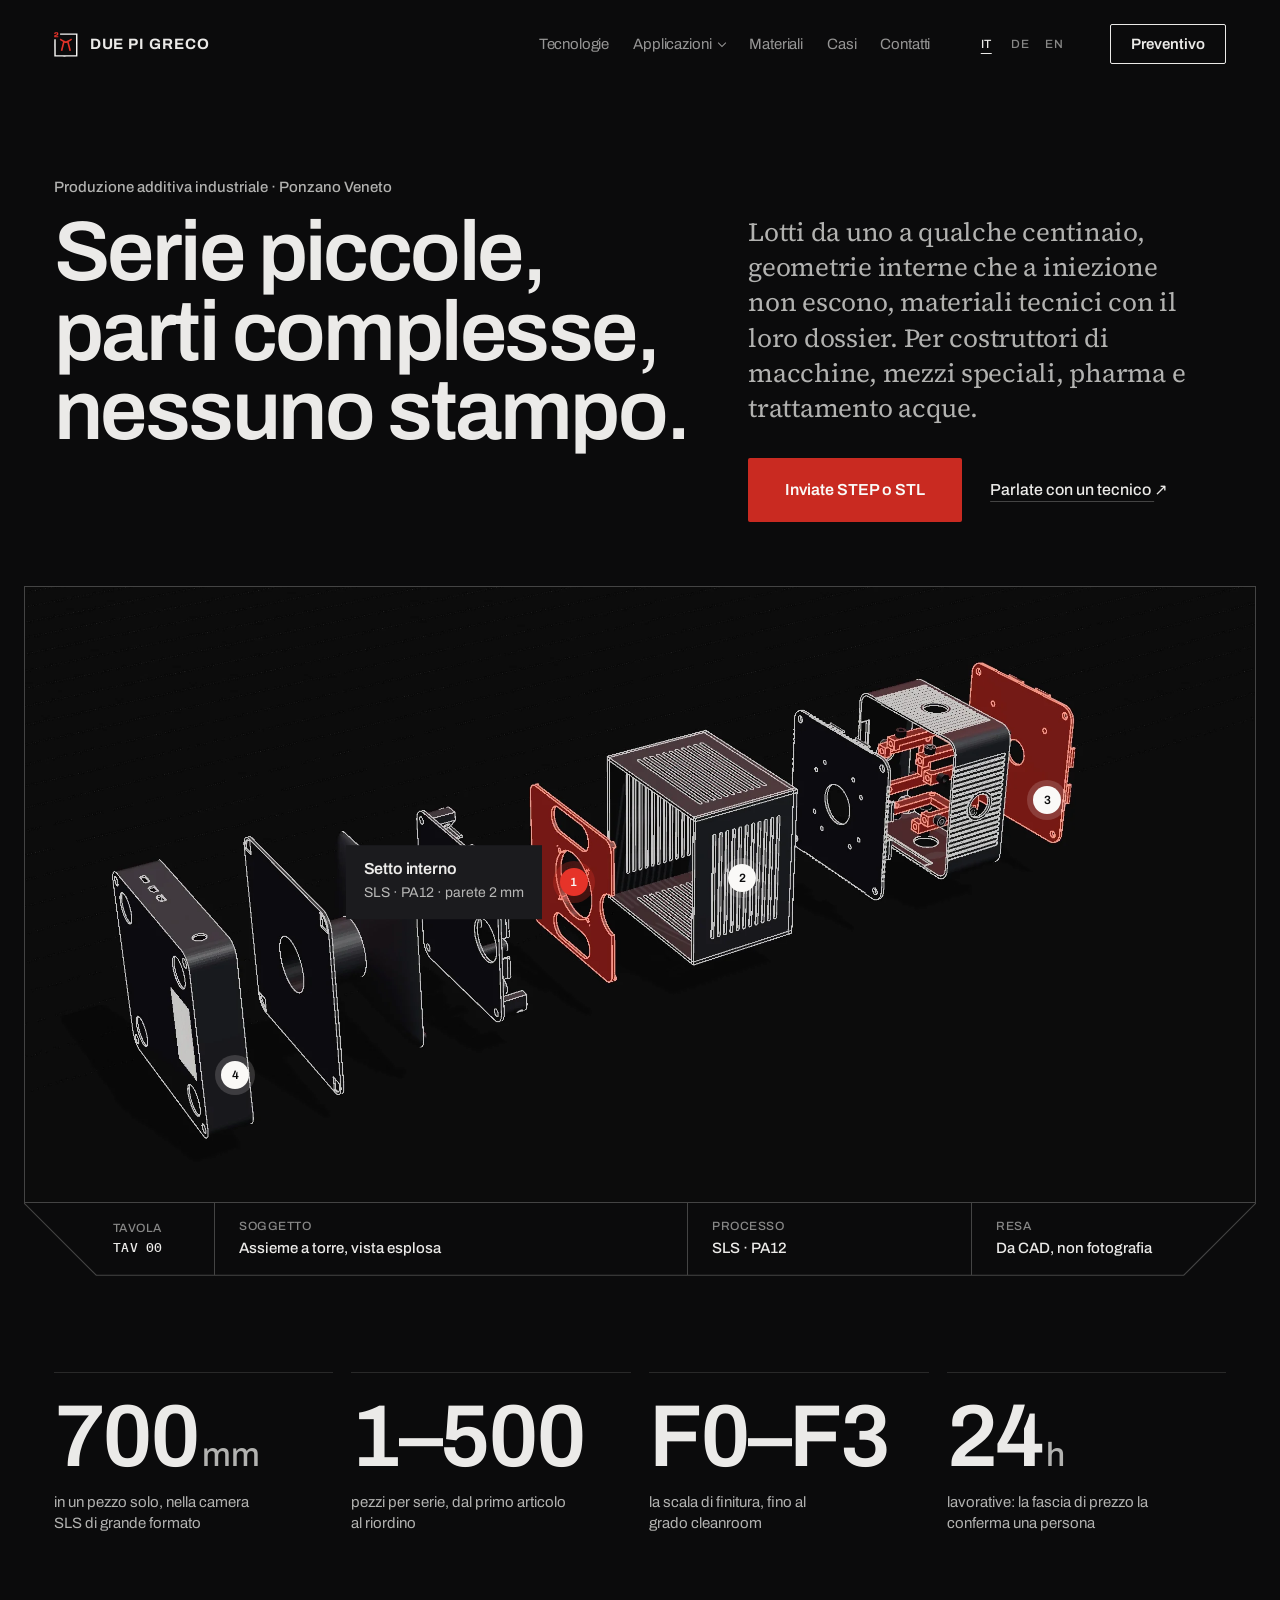
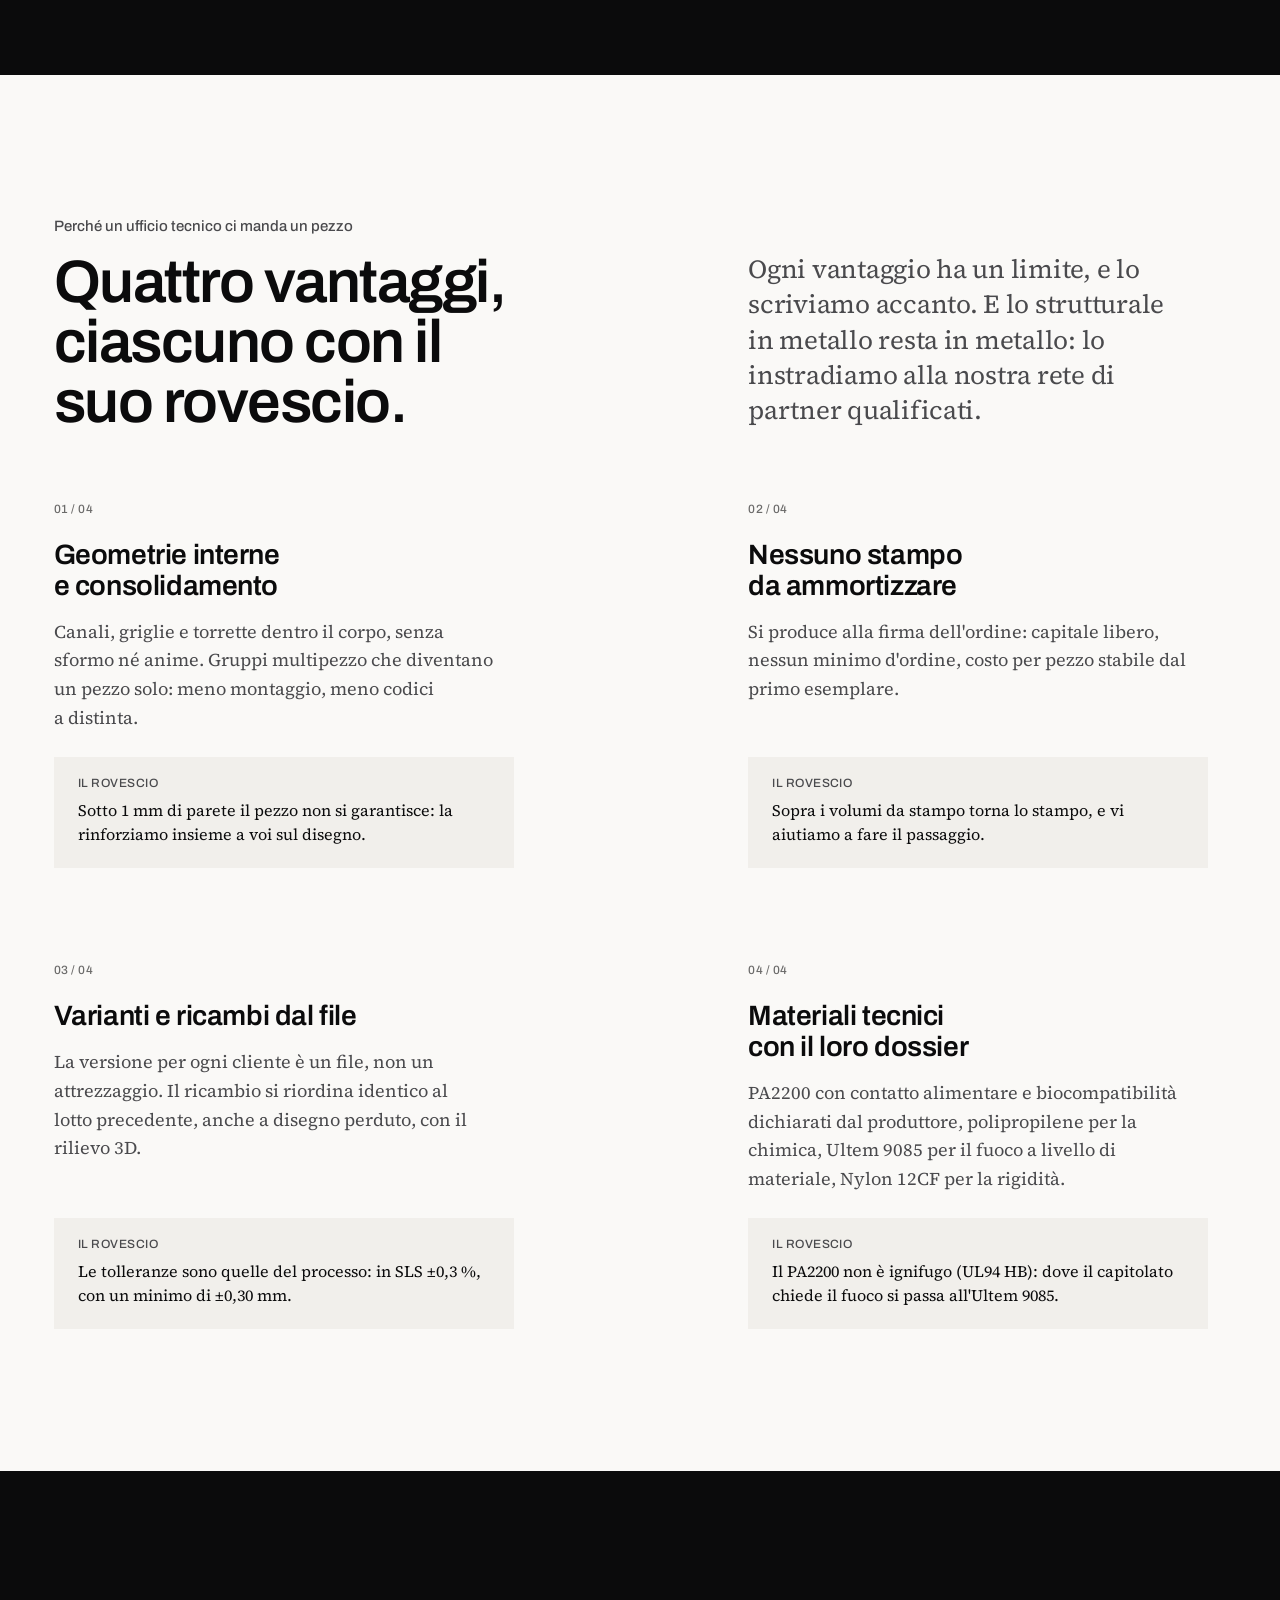
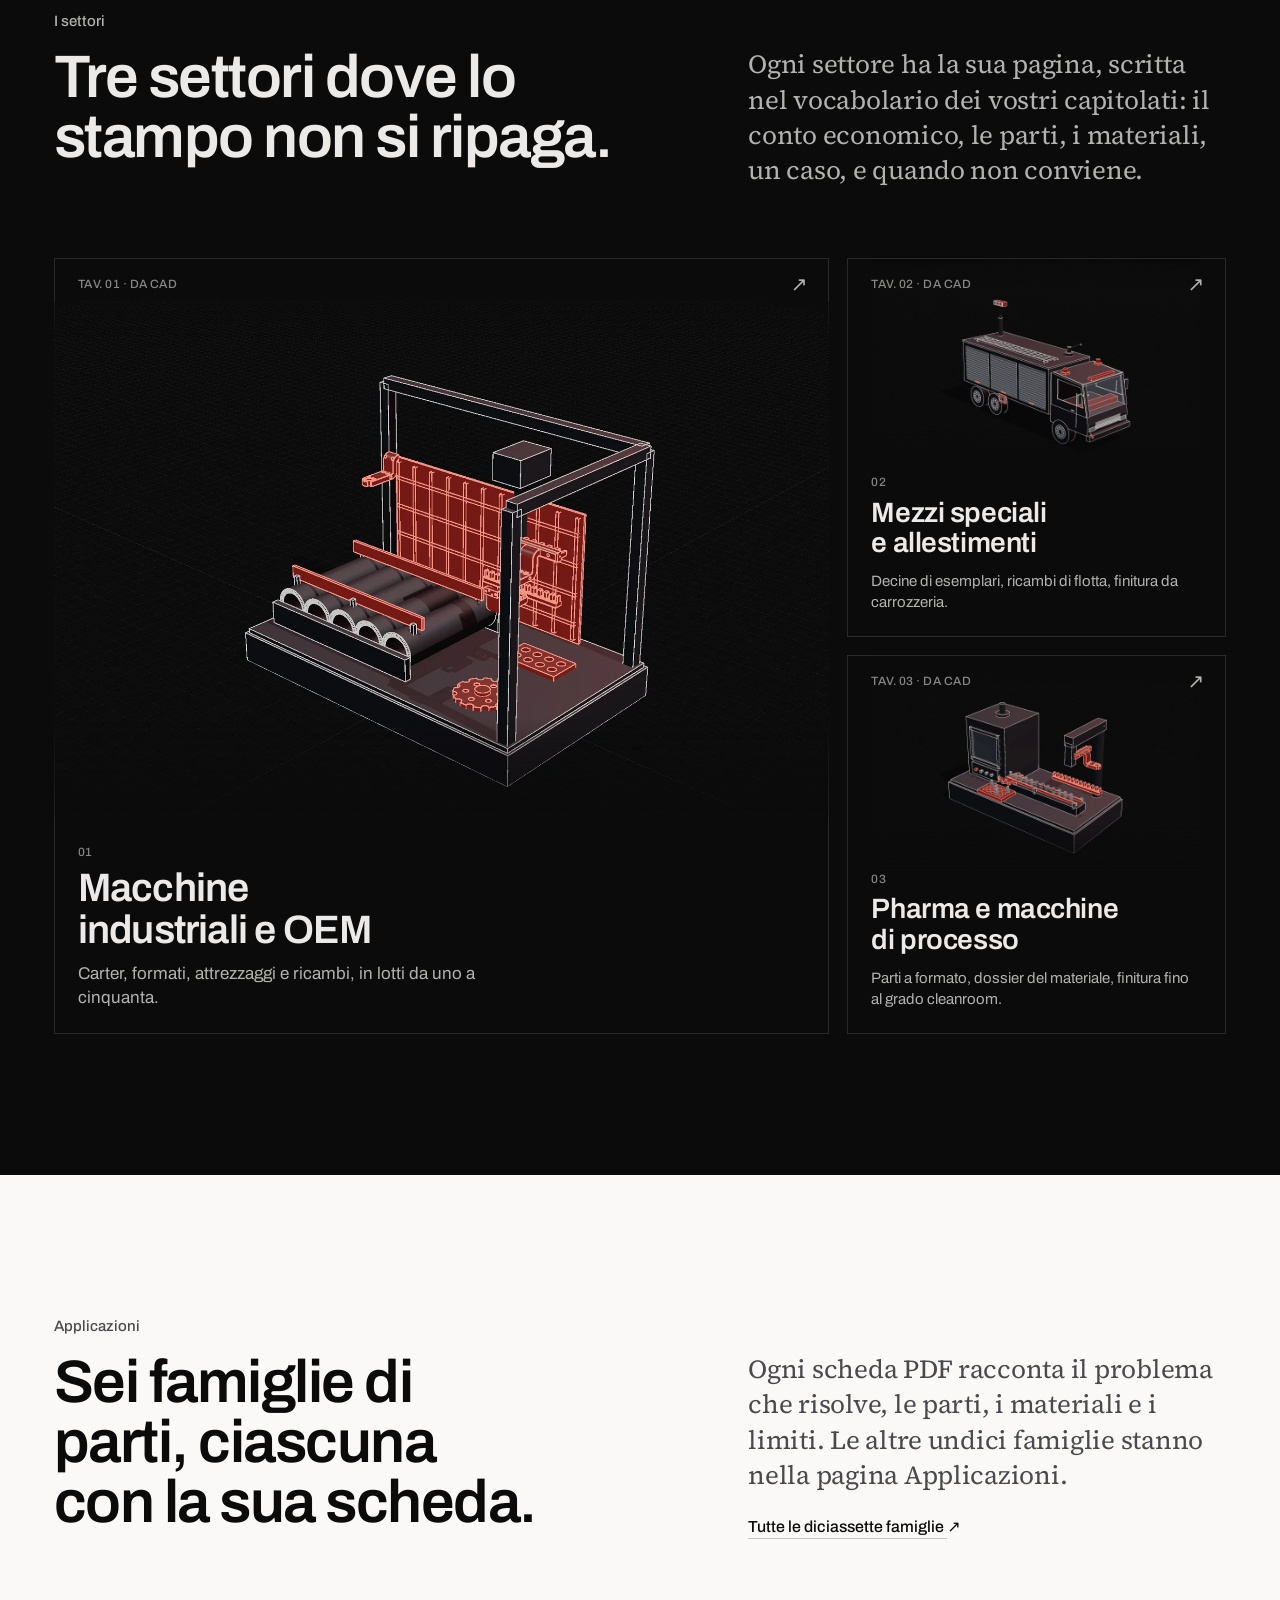
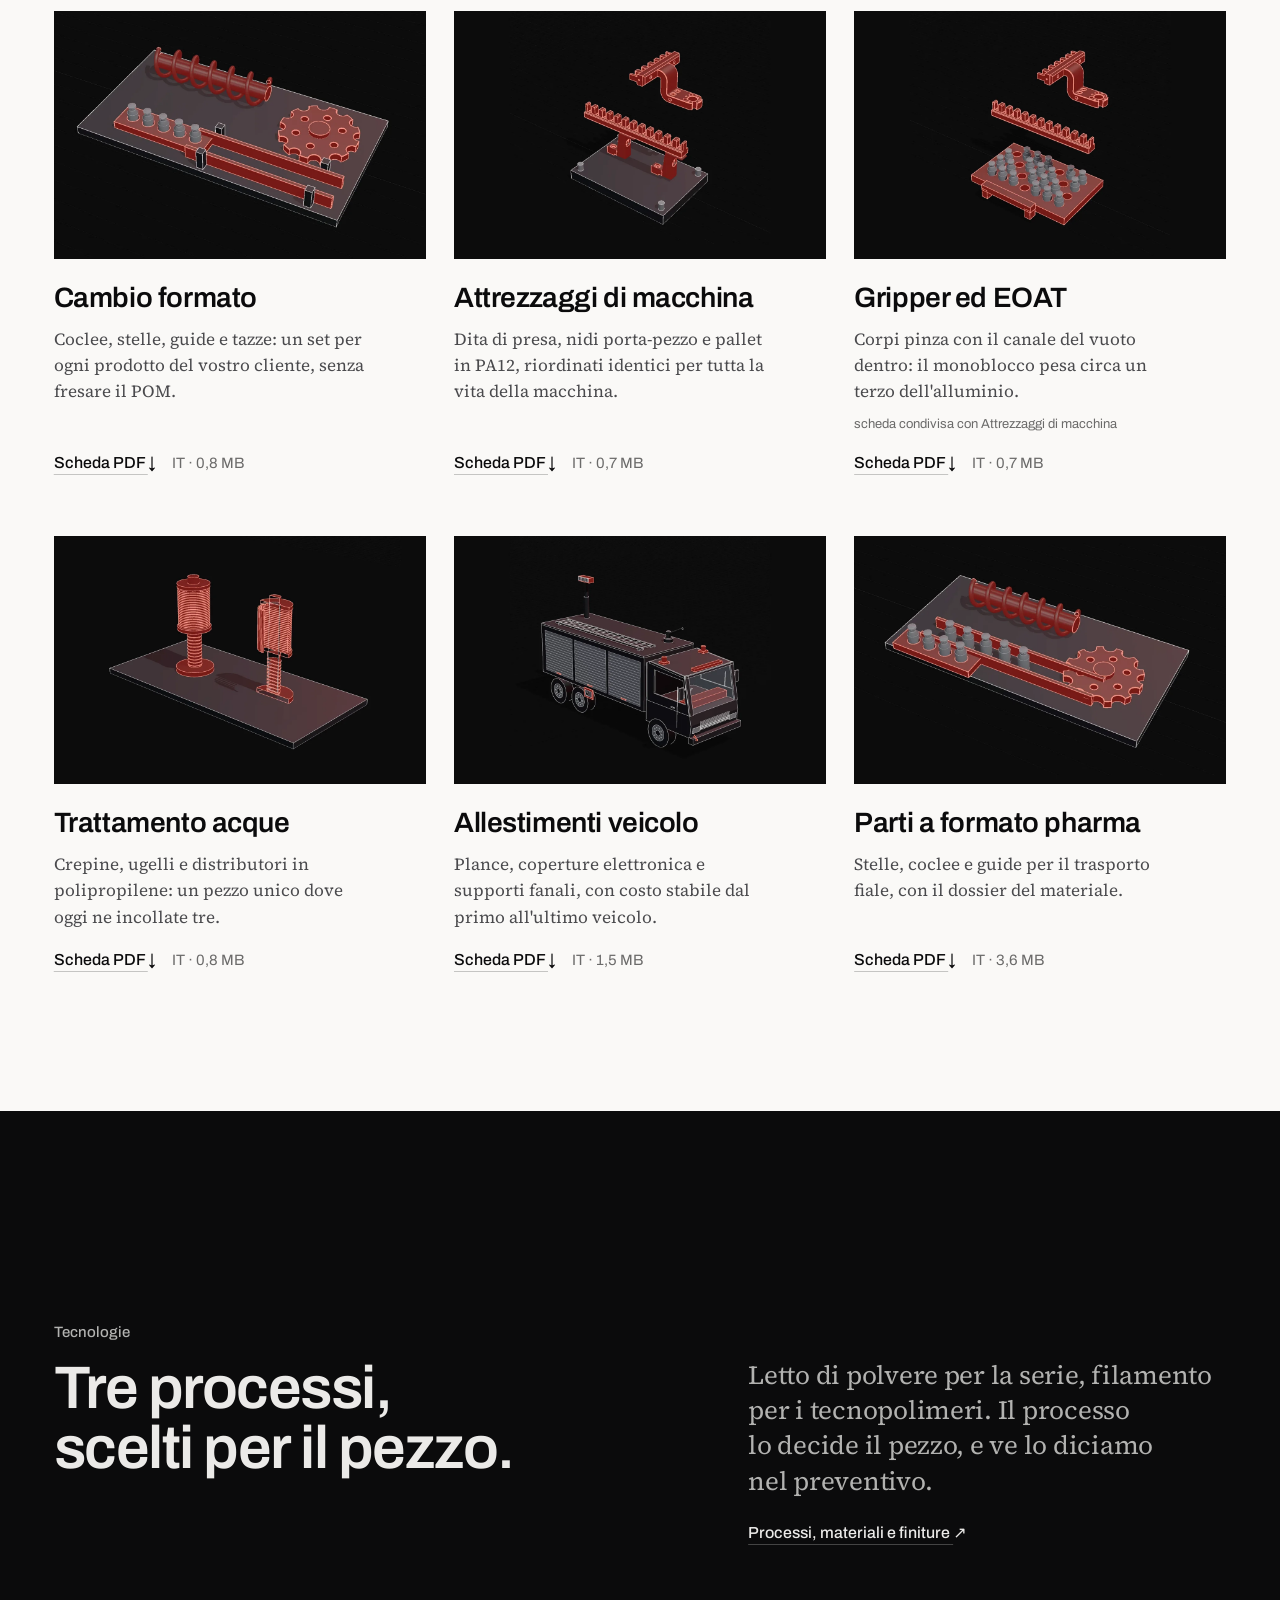
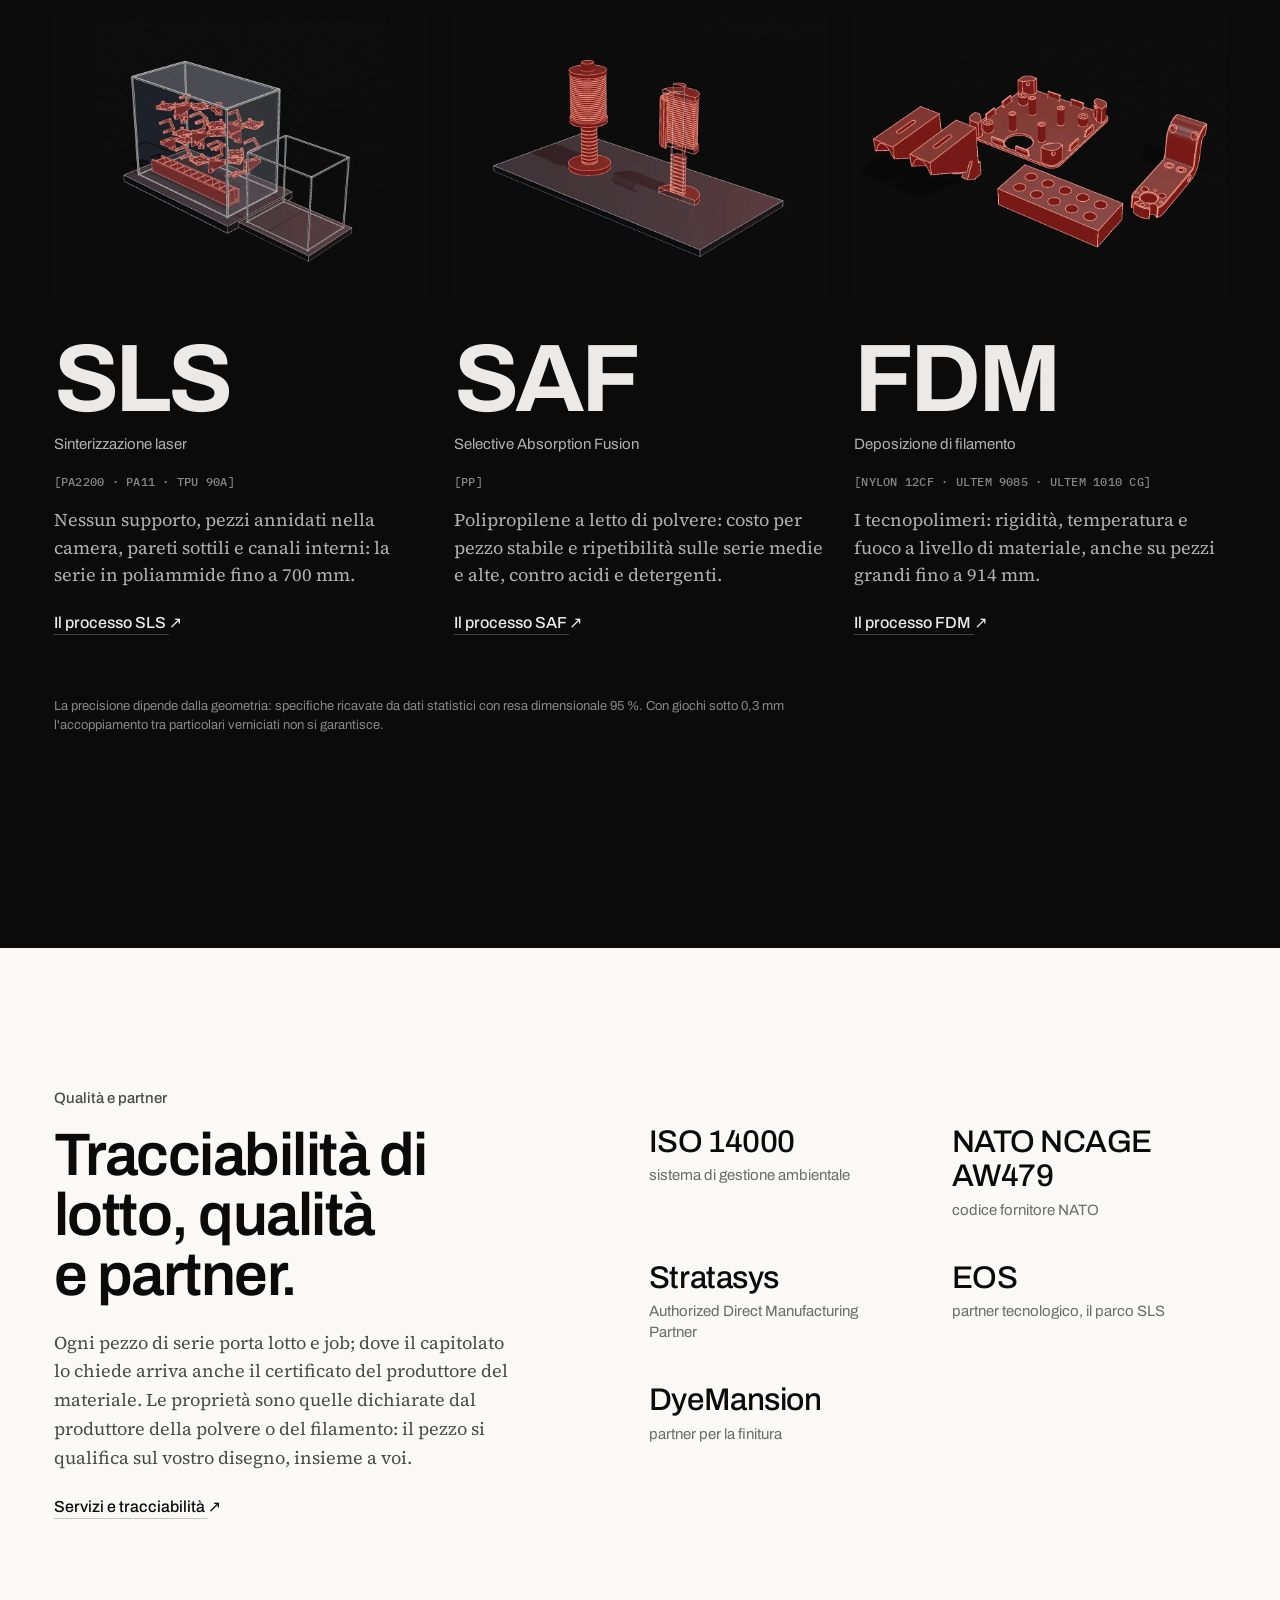
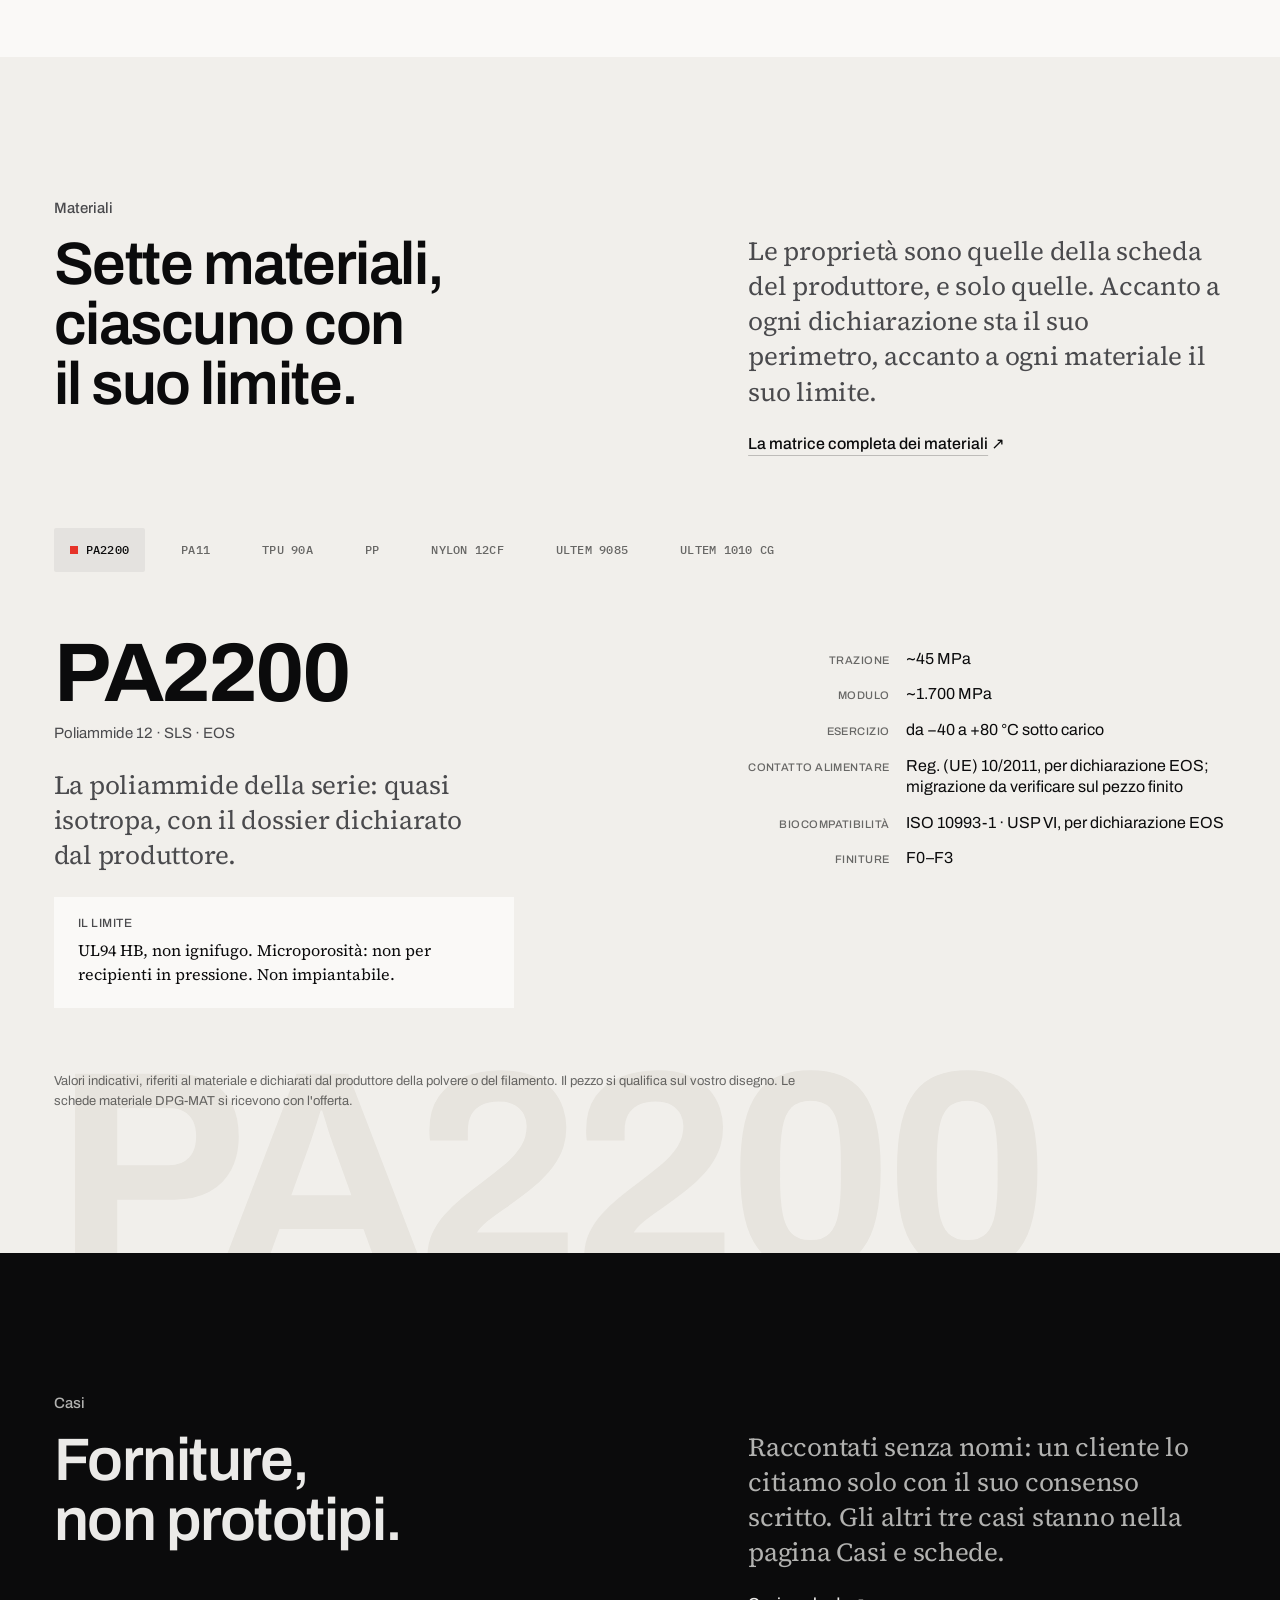
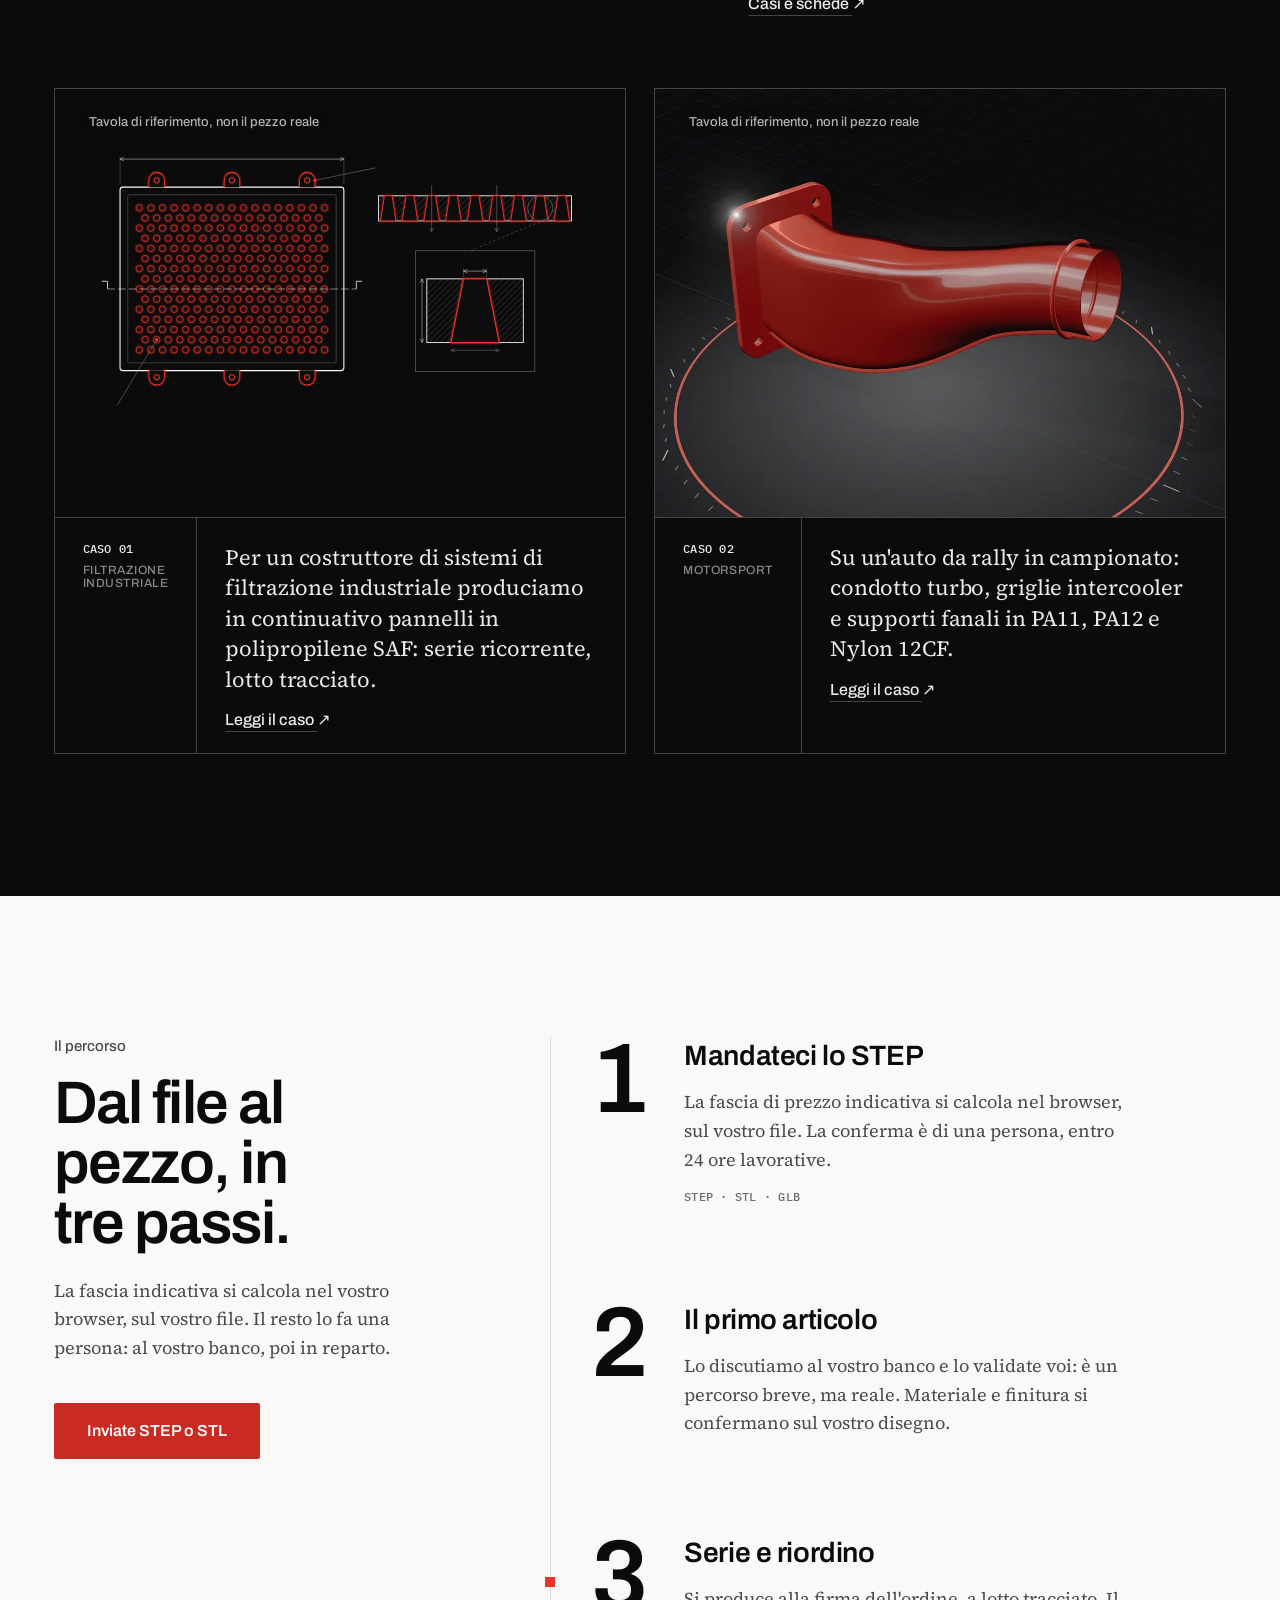
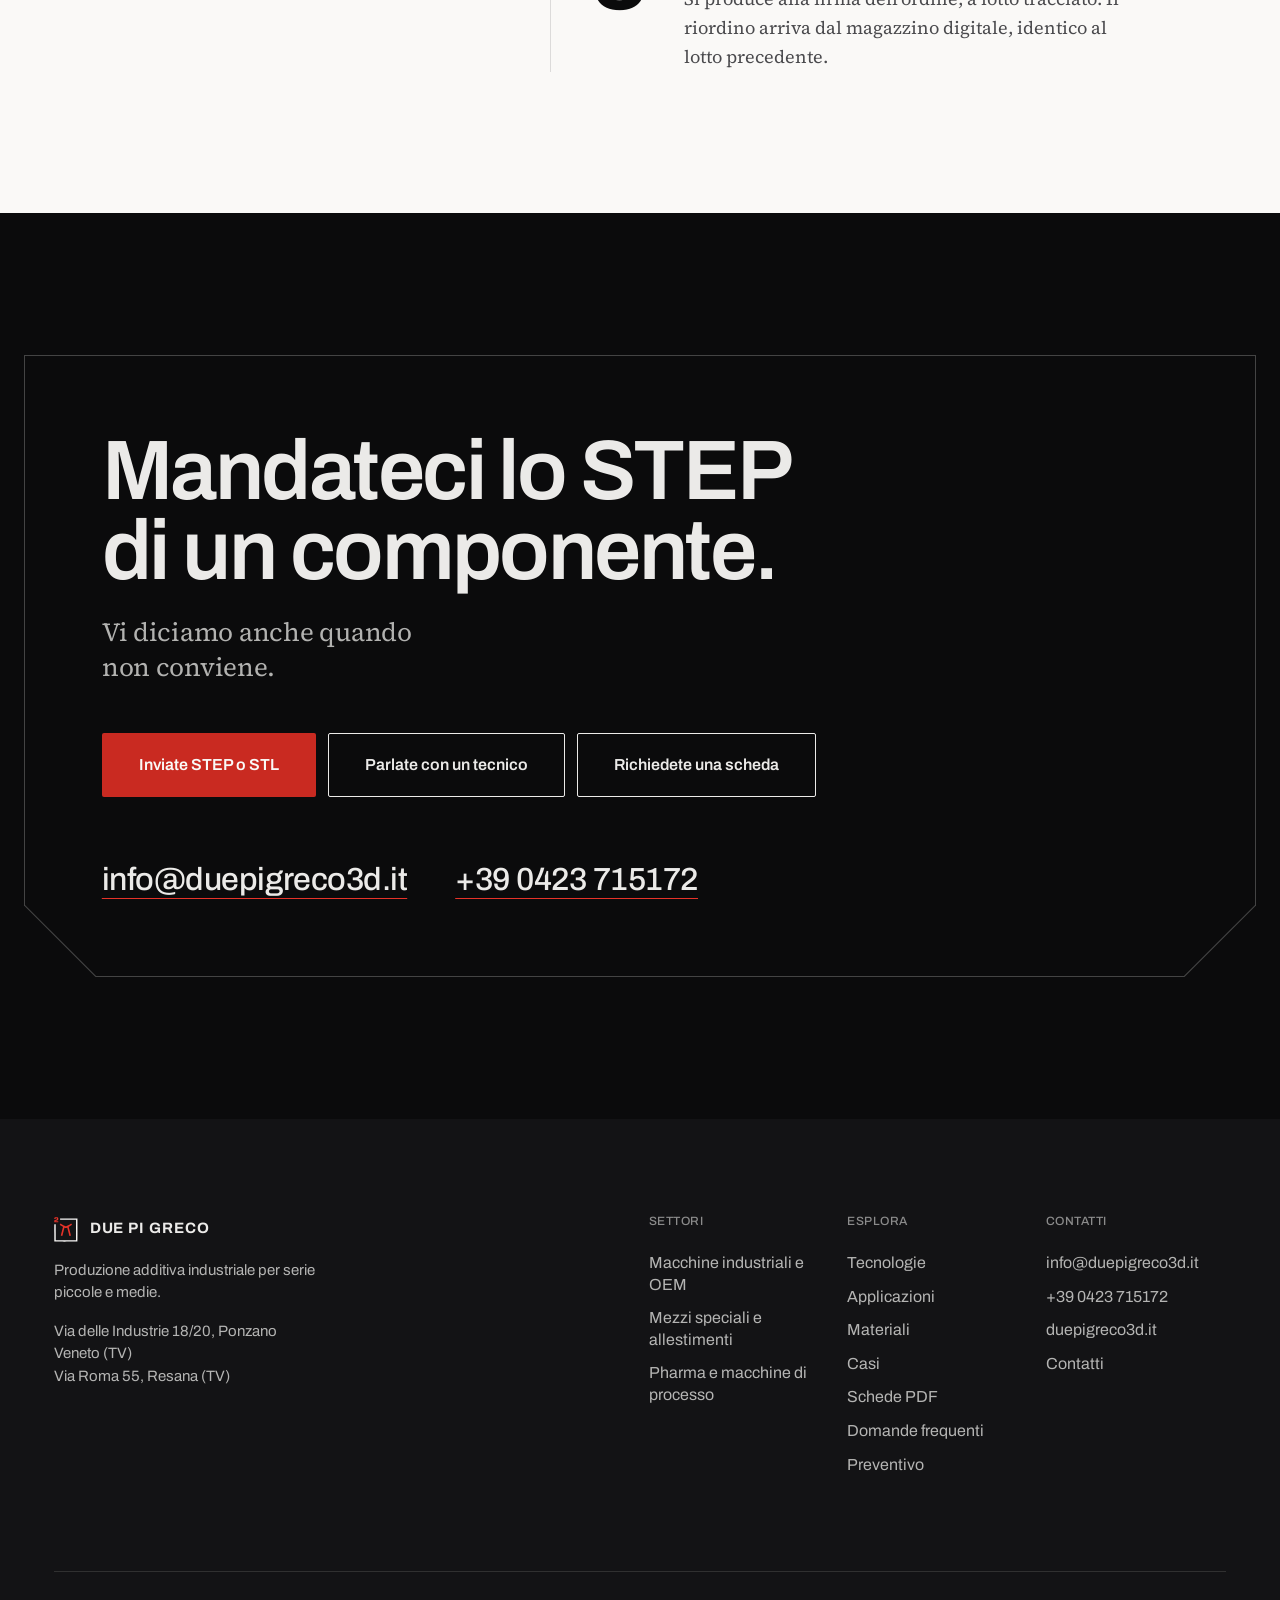
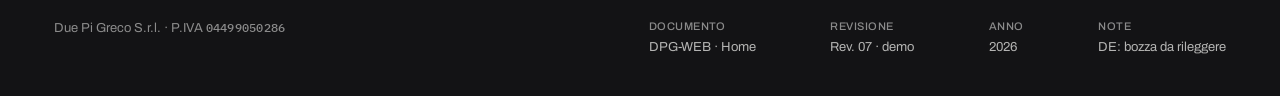
<file: index.html>
<!doctype html><html lang="it"><head><meta charset="utf-8">
<meta name="viewport" content="width=device-width,initial-scale=1">
<meta name="description" content="Due Pi Greco: produzione additiva industriale per serie piccole e parti complesse, senza stampo. SLS, SAF, FDM; PA2200, PA11, polipropilene, Ultem. Ponzano Veneto (TV).">
<meta name="theme-color" content="#0B0B0C">
<title>Due Pi Greco · Produzione additiva industriale</title>
<link rel="icon" type="image/svg+xml" href="assets/favicon.svg">
<link rel="preload" as="image" href="assets/tav_home_esploso.webp" fetchpriority="high">
<link rel="stylesheet" href="assets/fonts.css"><link rel="stylesheet" href="assets/stile-r07.css">
<script>document.documentElement.classList.add('js')</script>
<script src="assets/comune.js"></script>
</head><body class="r07 p-index ">
<!-- DPG-WEB · DPG-WEB · Home · Rev. 07. FILE GENERATO da _lavoro/r07/build_r07.py: si modifica _lavoro/r07/pagine/index.src.html.
     Testi dal dizionario I18N in fondo (it, de, en; il de e' una bozza). Dati: solo quelli di 00_CONTENUTI_REV06.md. -->
<a class="salta" href="#contenuto" data-i="salta">Vai al contenuto</a>

<!-- BARRA (manuale 4.1): fissa, trasparente sopra la testata scura; .piena dopo 80 px. Il pannello telefono lo apre comune.js.
     Parte comune a tutte le pagine (_lavoro/r07/parti/barra.html): la pagina corrente riceve aria-current dal build. -->
<header class="topbar barra su-nero"><div class="barra-dentro">
  <a class="marchio" href="index.html" aria-label="Due Pi Greco, home"><span class="logo"><svg xmlns="http://www.w3.org/2000/svg" viewBox="0 0 855 1002" role="img" aria-label="Due Pi Greco"><title>Due Pi Greco</title><g transform="translate(0.000000,1002.000000) scale(0.100000,-0.100000)" fill-rule="evenodd"><path class="dpg-nero" fill="#0B0B0C" d="M2185 8777 c-3 -7 -4 -120 -3 -252 l3 -240 2850 -5 c1568 -3 2851 -6 2853 -8 1 -1 1 -1634 0 -3629 l-3 -3628 -3630 0 -3630 0 -3 2839 c-1 2078 -5 2843 -13 2852 -12 15 -448 21 -483 8 -15 -6 -16 -288 -16 -3105 l0 -3099 26 -10 c41 -16 8226 -13 8247 3 16 11 17 274 15 4147 l-3 4135 -3103 3 c-2502 2 -3104 0 -3107 -11z"/><path class="dpg-rosso" fill="#ED1B24" d="M555 9234 c-11 -2 -47 -9 -80 -16 -166 -31 -303 -146 -351 -294 -23 -73 -32 -335 -12 -352 12 -9 69 -12 224 -10 l209 3 11 90 c15 114 27 146 67 176 31 23 38 24 199 24 l168 0 37 -38 38 -37 0 -124 c0 -192 8 -187 -415 -291 -325 -80 -374 -100 -451 -182 -89 -95 -94 -120 -94 -483 l0 -315 715 0 715 0 0 190 0 190 -490 5 -490 5 -3 35 c-4 47 34 120 74 142 17 10 69 27 115 38 110 27 253 63 379 97 335 91 429 226 417 596 -8 225 -38 320 -133 414 -115 112 -211 136 -564 139 -146 1 -274 1 -285 -2z M2289 6883 c-23 -38 -72 -113 -108 -168 -35 -55 -82 -127 -103 -159 -21 -33 -38 -67 -38 -77 0 -11 27 -34 73 -63 257 -160 309 -192 325 -201 9 -6 36 -23 60 -38 23 -15 59 -37 80 -48 20 -11 51 -29 67 -39 17 -10 41 -25 55 -33 14 -7 84 -47 155 -89 127 -73 263 -148 316 -175 15 -7 32 -20 39 -28 13 -16 13 -19 -20 -140 -12 -44 -26 -96 -30 -115 -4 -19 -25 -98 -45 -175 -21 -77 -41 -156 -45 -176 -3 -19 -10 -41 -14 -47 -3 -6 -10 -30 -15 -54 -5 -24 -26 -106 -46 -183 -21 -77 -41 -156 -45 -175 -4 -19 -25 -98 -45 -175 -21 -77 -41 -156 -45 -175 -5 -19 -18 -71 -30 -115 -12 -44 -26 -96 -30 -115 -5 -19 -18 -71 -30 -115 -12 -44 -26 -96 -30 -115 -4 -19 -25 -98 -45 -175 -21 -77 -41 -156 -45 -175 -9 -38 -56 -215 -91 -345 -11 -44 -25 -96 -29 -115 -5 -19 -18 -71 -30 -115 -12 -44 -26 -96 -30 -115 -4 -19 -15 -62 -24 -95 -23 -86 -21 -103 12 -111 15 -4 70 -18 122 -32 52 -13 111 -28 130 -32 19 -4 71 -18 115 -31 44 -12 98 -23 119 -23 43 -1 43 -2 79 139 9 33 21 80 28 105 6 25 15 61 19 80 4 19 18 71 30 115 12 44 26 96 30 115 4 19 22 87 38 150 87 330 105 398 112 431 3 19 10 41 14 47 3 6 10 30 15 54 5 24 25 106 46 183 20 77 41 156 45 175 4 19 22 87 38 150 85 321 105 398 112 430 4 19 18 71 30 115 12 44 26 96 30 115 4 19 25 98 45 175 21 77 41 156 46 175 54 232 56 234 127 204 127 -55 332 -106 422 -107 78 0 206 30 369 89 114 41 119 41 127 7 3 -16 10 -41 15 -58 5 -16 23 -84 39 -150 38 -144 81 -309 122 -465 16 -63 34 -131 38 -150 4 -19 24 -98 45 -175 50 -193 89 -340 140 -540 24 -93 58 -224 75 -290 18 -66 36 -136 40 -155 4 -19 18 -71 30 -115 12 -44 26 -96 30 -115 4 -19 18 -71 30 -115 12 -44 25 -96 30 -115 4 -19 24 -96 43 -170 48 -181 73 -279 81 -314 7 -27 9 -28 54 -23 26 3 72 13 102 22 53 15 294 79 335 89 11 3 32 7 48 11 32 6 34 23 11 104 -22 81 -40 147 -59 221 -9 36 -22 88 -29 115 -8 28 -20 77 -29 110 -52 199 -65 251 -92 355 -10 36 -23 88 -30 115 -7 28 -19 70 -26 95 -6 25 -15 61 -19 80 -7 35 -52 204 -92 350 -11 41 -24 91 -28 110 -4 19 -24 98 -45 175 -20 77 -41 156 -45 175 -4 19 -18 71 -30 115 -12 44 -25 96 -30 115 -7 32 -31 124 -112 430 -16 63 -34 131 -38 150 -14 65 -32 135 -45 175 -25 74 -28 121 -10 139 9 9 20 16 25 16 5 0 44 20 86 45 41 25 78 45 81 45 3 0 39 20 80 45 40 25 76 45 79 45 7 0 583 348 717 433 53 34 97 68 97 76 0 8 -20 44 -43 80 -24 37 -64 98 -89 136 -129 201 -160 246 -172 251 -8 3 -60 -24 -117 -60 -148 -93 -623 -378 -694 -417 -33 -18 -73 -40 -90 -50 -16 -10 -50 -29 -75 -42 -25 -14 -74 -41 -110 -61 -184 -102 -527 -265 -660 -313 -158 -59 -207 -53 -459 54 -79 34 -460 223 -541 270 -19 11 -71 39 -115 63 -94 51 -313 176 -430 247 -114 67 -357 217 -422 260 -46 29 -89 53 -97 53 -7 0 -33 -30 -57 -67z"/></g></svg></span><b>DUE PI GRECO</b></a>
  <span class="targhetta">Demo · Rev. 07</span>
  <nav class="nav" aria-label="Menu" data-i-aria="nav_menu">
    <a href="tecnologie.html" data-i="nav_tec">Tecnologie</a>
    <div class="menu-voce"><button type="button" class="menu-apri" aria-expanded="false" aria-controls="menu-app" data-i="nav_app">Applicazioni</button>
      <div class="menu-sotto" id="menu-app">
        <a href="settore-oem.html"><i>01</i><b data-i="p_s1">Macchine industriali e OEM</b><span data-i="nav_s1d">carter, formati, attrezzaggi, ricambi</span></a>
        <a href="settore-vsp.html"><i>02</i><b data-i="p_s2">Mezzi speciali e allestimenti</b><span data-i="nav_s2d">allestimenti, flotte, finitura da carrozzeria</span></a>
        <a href="settore-phm.html"><i>03</i><b data-i="p_s3">Pharma e macchine di processo</b><span data-i="nav_s3d">parti a formato, dossier, cleanroom</span></a>
        <a class="menu-tutte" href="applicazioni.html"><i>17</i><b data-i="nav_tutti">Tutte le applicazioni</b><span data-i="nav_fam">Famiglie di parti</span></a>
      </div></div>
    <a href="materiali.html" data-i="nav_mat">Materiali</a>
    <a href="casi.html" data-i="nav_casi">Casi</a>
    <a href="contatti.html" data-i="nav_cont">Contatti</a>
  </nav>
  <div class="lingue" role="group" aria-label="Lingua" data-i-aria="lingua">
    <button type="button" class="lang attiva" data-lang="it" lang="it" aria-pressed="true">IT</button>
    <button type="button" class="lang" data-lang="de" lang="de" aria-pressed="false">DE</button>
    <button type="button" class="lang" data-lang="en" lang="en" aria-pressed="false">EN</button>
  </div>
  <a class="btn btn--contorno btn--p btn-barra" href="preventivo.html" data-i="nav_prev">Preventivo</a>
  <button type="button" class="menu-tasto" aria-expanded="false" aria-controls="menu-pannello" data-i="nav_menu">Menu</button>
</div></header>

<!-- PANNELLO TELEFONO: data-bp e' la larghezza da cui la barra torna intera (comune.js lo chiude oltre questa misura) -->
<div class="menu-pannello" id="menu-pannello" role="dialog" aria-modal="true" aria-label="Menu" data-i-aria="nav_menu" data-bp="1080">
  <div class="mp-testa"><a class="marchio" href="index.html" aria-label="Due Pi Greco, home"><span class="logo"><svg xmlns="http://www.w3.org/2000/svg" viewBox="0 0 855 1002" role="img" aria-label="Due Pi Greco"><title>Due Pi Greco</title><g transform="translate(0.000000,1002.000000) scale(0.100000,-0.100000)" fill-rule="evenodd"><path class="dpg-nero" fill="#0B0B0C" d="M2185 8777 c-3 -7 -4 -120 -3 -252 l3 -240 2850 -5 c1568 -3 2851 -6 2853 -8 1 -1 1 -1634 0 -3629 l-3 -3628 -3630 0 -3630 0 -3 2839 c-1 2078 -5 2843 -13 2852 -12 15 -448 21 -483 8 -15 -6 -16 -288 -16 -3105 l0 -3099 26 -10 c41 -16 8226 -13 8247 3 16 11 17 274 15 4147 l-3 4135 -3103 3 c-2502 2 -3104 0 -3107 -11z"/><path class="dpg-rosso" fill="#ED1B24" d="M555 9234 c-11 -2 -47 -9 -80 -16 -166 -31 -303 -146 -351 -294 -23 -73 -32 -335 -12 -352 12 -9 69 -12 224 -10 l209 3 11 90 c15 114 27 146 67 176 31 23 38 24 199 24 l168 0 37 -38 38 -37 0 -124 c0 -192 8 -187 -415 -291 -325 -80 -374 -100 -451 -182 -89 -95 -94 -120 -94 -483 l0 -315 715 0 715 0 0 190 0 190 -490 5 -490 5 -3 35 c-4 47 34 120 74 142 17 10 69 27 115 38 110 27 253 63 379 97 335 91 429 226 417 596 -8 225 -38 320 -133 414 -115 112 -211 136 -564 139 -146 1 -274 1 -285 -2z M2289 6883 c-23 -38 -72 -113 -108 -168 -35 -55 -82 -127 -103 -159 -21 -33 -38 -67 -38 -77 0 -11 27 -34 73 -63 257 -160 309 -192 325 -201 9 -6 36 -23 60 -38 23 -15 59 -37 80 -48 20 -11 51 -29 67 -39 17 -10 41 -25 55 -33 14 -7 84 -47 155 -89 127 -73 263 -148 316 -175 15 -7 32 -20 39 -28 13 -16 13 -19 -20 -140 -12 -44 -26 -96 -30 -115 -4 -19 -25 -98 -45 -175 -21 -77 -41 -156 -45 -176 -3 -19 -10 -41 -14 -47 -3 -6 -10 -30 -15 -54 -5 -24 -26 -106 -46 -183 -21 -77 -41 -156 -45 -175 -4 -19 -25 -98 -45 -175 -21 -77 -41 -156 -45 -175 -5 -19 -18 -71 -30 -115 -12 -44 -26 -96 -30 -115 -5 -19 -18 -71 -30 -115 -12 -44 -26 -96 -30 -115 -4 -19 -25 -98 -45 -175 -21 -77 -41 -156 -45 -175 -9 -38 -56 -215 -91 -345 -11 -44 -25 -96 -29 -115 -5 -19 -18 -71 -30 -115 -12 -44 -26 -96 -30 -115 -4 -19 -15 -62 -24 -95 -23 -86 -21 -103 12 -111 15 -4 70 -18 122 -32 52 -13 111 -28 130 -32 19 -4 71 -18 115 -31 44 -12 98 -23 119 -23 43 -1 43 -2 79 139 9 33 21 80 28 105 6 25 15 61 19 80 4 19 18 71 30 115 12 44 26 96 30 115 4 19 22 87 38 150 87 330 105 398 112 431 3 19 10 41 14 47 3 6 10 30 15 54 5 24 25 106 46 183 20 77 41 156 45 175 4 19 22 87 38 150 85 321 105 398 112 430 4 19 18 71 30 115 12 44 26 96 30 115 4 19 25 98 45 175 21 77 41 156 46 175 54 232 56 234 127 204 127 -55 332 -106 422 -107 78 0 206 30 369 89 114 41 119 41 127 7 3 -16 10 -41 15 -58 5 -16 23 -84 39 -150 38 -144 81 -309 122 -465 16 -63 34 -131 38 -150 4 -19 24 -98 45 -175 50 -193 89 -340 140 -540 24 -93 58 -224 75 -290 18 -66 36 -136 40 -155 4 -19 18 -71 30 -115 12 -44 26 -96 30 -115 4 -19 18 -71 30 -115 12 -44 25 -96 30 -115 4 -19 24 -96 43 -170 48 -181 73 -279 81 -314 7 -27 9 -28 54 -23 26 3 72 13 102 22 53 15 294 79 335 89 11 3 32 7 48 11 32 6 34 23 11 104 -22 81 -40 147 -59 221 -9 36 -22 88 -29 115 -8 28 -20 77 -29 110 -52 199 -65 251 -92 355 -10 36 -23 88 -30 115 -7 28 -19 70 -26 95 -6 25 -15 61 -19 80 -7 35 -52 204 -92 350 -11 41 -24 91 -28 110 -4 19 -24 98 -45 175 -20 77 -41 156 -45 175 -4 19 -18 71 -30 115 -12 44 -25 96 -30 115 -7 32 -31 124 -112 430 -16 63 -34 131 -38 150 -14 65 -32 135 -45 175 -25 74 -28 121 -10 139 9 9 20 16 25 16 5 0 44 20 86 45 41 25 78 45 81 45 3 0 39 20 80 45 40 25 76 45 79 45 7 0 583 348 717 433 53 34 97 68 97 76 0 8 -20 44 -43 80 -24 37 -64 98 -89 136 -129 201 -160 246 -172 251 -8 3 -60 -24 -117 -60 -148 -93 -623 -378 -694 -417 -33 -18 -73 -40 -90 -50 -16 -10 -50 -29 -75 -42 -25 -14 -74 -41 -110 -61 -184 -102 -527 -265 -660 -313 -158 -59 -207 -53 -459 54 -79 34 -460 223 -541 270 -19 11 -71 39 -115 63 -94 51 -313 176 -430 247 -114 67 -357 217 -422 260 -46 29 -89 53 -97 53 -7 0 -33 -30 -57 -67z"/></g></svg></span><b>DUE PI GRECO</b></a>
    <button type="button" class="menu-tasto" data-menu-chiudi data-i="nav_chiudi">Chiudi</button></div>
  <ul class="mp-voci">
    <li><a href="index.html" data-i="nav_home" aria-current="page">Home</a></li>
    <li><a href="tecnologie.html" data-i="nav_tec">Tecnologie</a></li>
    <li><a href="applicazioni.html" data-i="nav_app">Applicazioni</a></li>
    <li><a href="materiali.html" data-i="nav_mat">Materiali</a></li>
    <li><a href="casi.html" data-i="nav_casi">Casi</a></li>
    <li><a href="contatti.html" data-i="nav_cont">Contatti</a></li>
  </ul>
  <a class="btn btn--primario mp-cta" href="preventivo.html" data-i="nav_prev">Preventivo</a>
  <p class="etichetta mp-lab" data-i="nav_set">Settori</p>
  <ul class="mp-settori">
    <li><a href="settore-oem.html"><span class="solo-lettore">01 </span><b data-i="p_s1">Macchine industriali e OEM</b><span data-i="nav_s1d">carter, formati, attrezzaggi, ricambi</span></a></li>
    <li><a href="settore-vsp.html"><span class="solo-lettore">02 </span><b data-i="p_s2">Mezzi speciali e allestimenti</b><span data-i="nav_s2d">allestimenti, flotte, finitura da carrozzeria</span></a></li>
    <li><a href="settore-phm.html"><span class="solo-lettore">03 </span><b data-i="p_s3">Pharma e macchine di processo</b><span data-i="nav_s3d">parti a formato, dossier, cleanroom</span></a></li>
  </ul>
  <p class="etichetta mp-lab" data-i="top_c">Contatti</p>
  <p class="mp-contatti"><a href="mailto:info@duepigreco3d.it">info@duepigreco3d.it</a><br><a href="tel:+390423715172">+39 0423 715172</a></p>
  <p class="etichetta mp-lab" id="mp-lingua" data-i="lingua">Lingua</p>
  <div class="mp-lingue" role="group" aria-labelledby="mp-lingua">
    <button type="button" class="lang attiva" data-lang="it" lang="it" aria-pressed="true">IT</button>
    <button type="button" class="lang" data-lang="de" lang="de" aria-pressed="false">DE</button>
    <button type="button" class="lang" data-lang="en" lang="en" aria-pressed="false">EN</button>
  </div>
</div>

<main id="contenuto" tabindex="-1">

<!-- PEZZO 1 · HERO (manuale 4.2) -->
<section class="hero su-nero" id="hero" aria-labelledby="h-titolo">
  <div class="griglia hero-testa">
    <div class="hero-titolo rivela">
      <p class="occhiello" data-i="h7_occ">Produzione additiva industriale · Ponzano Veneto</p>
      <h1 id="h-titolo" data-i="h7_h1">Serie piccole, parti complesse, nessuno stampo.</h1>
    </div>
    <div class="hero-lato rivela r2">
      <p class="lead" data-i="h7_lead">Lotti da uno a qualche centinaio, geometrie interne che a iniezione non escono, materiali tecnici con il loro dossier. Per costruttori di macchine, mezzi speciali, pharma e trattamento acque.</p>
      <div class="hero-azioni">
        <a class="btn btn--primario btn--g" href="preventivo.html" data-i="cta_file">Inviate STEP o STL</a>
        <a class="link" href="mailto:info@duepigreco3d.it?subject=Parlare%20con%20un%20tecnico"><span data-i="cta_tecnico">Parlate con un tecnico</span> <span class="freccia" aria-hidden="true">↗</span></a>
      </div>
    </div>
  </div>
  <!-- la cornice e' il filo; la figura con la sua didascalia sta dentro -->
  <div class="cornice rivela r3">
    <figure class="cornice-dentro">
      <div class="tavola">
        <img src="assets/tav_home_esploso.webp" width="2400" height="1600" alt="Tavola tecnica: vista esplosa di un assieme a torre in nove livelli, spigoli bianchi su volumi scuri, setto, placche e coperchio in rosso" data-i-alt="tav_alt" fetchpriority="high" decoding="async">
        <!-- richiami: punti della Rev. 05 sull'immagine 2400 x 1600.
             --x/--y: taglio 2:1 del desktop (y da 294 a 1494). --xm/--ym: taglio 4:3 del telefono (x da 170 a 2170, y da 100 a 1600). -->
        <button type="button" class="richiamo attivo" data-lato="sx" style="--x:44.6%;--y:48%;--xm:45%;--ym:51.3%" aria-pressed="true">1<span class="pop"><b data-i="r1a">Setto interno</b><span data-i="r1b">SLS · PA12 · parete 2 mm</span></span></button>
        <button type="button" class="richiamo" style="--x:58.3%;--y:47.4%;--xm:61.5%;--ym:50.9%" aria-pressed="false">2<span class="pop"><b data-i="r2a">Guscio con griglia integrata</b><span data-i="r2b">SLS · PA12 · parete media 1,5 mm</span></span></button>
        <button type="button" class="richiamo" data-lato="sx" style="--x:83.1%;--y:34.7%;--xm:91.2%;--ym:40.7%" aria-pressed="false">3<span class="pop"><b data-i="r3a">Coperchio</b><span data-i="r3b">SLS · PA12</span></span></button>
        <button type="button" class="richiamo" style="--x:17.1%;--y:79.4%;--xm:12%;--ym:76.5%" aria-pressed="false">4<span class="pop"><b data-i="r4a">Base</b><span data-i="r4b">SLS · PA12 · parete media 2,5 mm</span></span></button>
      </div>
      <figcaption>
        <!-- su telefono i richiami non hanno spazio per la scheda: le quattro voci stanno qui sotto, con lo stesso numero -->
        <ol class="richiami-lista" aria-hidden="true">
          <li class="attivo"><span class="rl-n">1</span><span><b data-i="r1a">Setto interno</b> <span data-i="r1b">SLS · PA12 · parete 2 mm</span></span></li>
          <li><span class="rl-n">2</span><span><b data-i="r2a">Guscio con griglia integrata</b> <span data-i="r2b">SLS · PA12 · parete media 1,5 mm</span></span></li>
          <li><span class="rl-n">3</span><span><b data-i="r3a">Coperchio</b> <span data-i="r3b">SLS · PA12</span></span></li>
          <li><span class="rl-n">4</span><span><b data-i="r4a">Base</b> <span data-i="r4b">SLS · PA12 · parete media 2,5 mm</span></span></li>
        </ol>
        <dl class="cartiglio">
          <div><dt data-i="cg_tav">Tavola</dt><dd class="mono" data-i="cg_tav_v">TAV 00</dd></div>
          <div><dt data-i="cg_sog">Soggetto</dt><dd data-i="cg_sog_v">Assieme a torre, vista esplosa</dd></div>
          <div><dt data-i="cg_pro">Processo</dt><dd>SLS · PA12</dd></div>
          <div><dt data-i="cg_resa">Resa</dt><dd data-i="cg_resa_v">Da CAD, non fotografia</dd></div>
        </dl>
      </figcaption>
    </figure>
  </div>
</section>

<!-- PEZZO 1 · DATI CHIAVE (manuale 4.3): solo dati veri (00_CONTENUTI_REV06.md par. 5) -->
<section class="dati su-nero" aria-label="Dati chiave" data-i-aria="d7_aria">
  <ul class="griglia">
    <li class="rivela"><strong>700<small>mm</small></strong><p data-i="d7_1">in un pezzo solo, nella camera SLS di grande formato</p></li>
    <li class="rivela r2"><strong>1–500</strong><p data-i="d7_2">pezzi per serie, dal primo articolo al riordino</p></li>
    <li class="rivela r3"><strong>F0–F3</strong><p data-i="d7_3">la scala di finitura, fino al grado cleanroom</p></li>
    <li class="rivela r4"><strong>24<small>h</small></strong><p data-i="d7_4">lavorative: la fascia di prezzo la conferma una persona</p></li>
  </ul>
</section>

<!-- PEZZO 2 · I QUATTRO VANTAGGI, CIASCUNO CON IL SUO ROVESCIO (manuale 4.4) · carta
     Fonti: vantaggi 00_CONTENUTI_REV06 par. 5; rovesci: parete minima 1 mm (Lib 01 par. 2, regola 4 di Daniele),
     ritorno allo stampo (Lib 03 par. 6), tolleranze SLS (Lib 01 par. 2), PA2200 UL94 HB e Ultem 9085 (Lib 00 par. 4) -->
<section class="vantaggi su-carta" id="vantaggi" aria-labelledby="h-vantaggi">
  <div class="griglia testa-split">
    <div class="ts-titolo rivela"><p class="occhiello" data-i="v7_occ">Perché un ufficio tecnico ci manda un pezzo</p><h2 id="h-vantaggi" data-i="v7_h2">Quattro vantaggi, ciascuno con il suo rovescio.</h2></div>
    <p class="lead ts-lead rivela r2" data-i="v7_lead">Ogni vantaggio ha un limite, e lo scriviamo accanto. E lo strutturale in metallo resta in metallo: lo instradiamo alla nostra rete di partner qualificati.</p>
  </div>
  <ol class="griglia voci">
    <li class="voce rivela"><span class="etichetta conta">01 / 04</span><h3 data-i="v7_1t">Geometrie interne e consolidamento</h3><p data-i="v7_1p">Canali, griglie e torrette dentro il corpo, senza sformo né anime. Gruppi multipezzo che diventano un pezzo solo: meno montaggio, meno codici a distinta.</p>
      <div class="rovescio"><span class="etichetta" data-i="v7_rov">Il rovescio</span><p data-i="v7_1r">Sotto 1 mm di parete il pezzo non si garantisce: la rinforziamo insieme a voi sul disegno.</p></div></li>
    <li class="voce rivela r2"><span class="etichetta conta">02 / 04</span><h3 data-i="v7_2t">Nessuno stampo da ammortizzare</h3><p data-i="v7_2p">Si produce alla firma dell'ordine: capitale libero, nessun minimo d'ordine, costo per pezzo stabile dal primo esemplare.</p>
      <div class="rovescio"><span class="etichetta" data-i="v7_rov">Il rovescio</span><p data-i="v7_2r">Sopra i volumi da stampo torna lo stampo, e vi aiutiamo a fare il passaggio.</p></div></li>
    <li class="voce rivela"><span class="etichetta conta">03 / 04</span><h3 data-i="v7_3t">Varianti e ricambi dal file</h3><p data-i="v7_3p">La versione per ogni cliente è un file, non un attrezzaggio. Il ricambio si riordina identico al lotto precedente, anche a disegno perduto, con il rilievo 3D.</p>
      <div class="rovescio"><span class="etichetta" data-i="v7_rov">Il rovescio</span><p data-i="v7_3r">Le tolleranze sono quelle del processo: in SLS ±0,3 %, con un minimo di ±0,30 mm.</p></div></li>
    <li class="voce rivela r2"><span class="etichetta conta">04 / 04</span><h3 data-i="v7_4t">Materiali tecnici con il loro dossier</h3><p data-i="v7_4p">PA2200 con contatto alimentare e biocompatibilità dichiarati dal produttore, polipropilene per la chimica, Ultem 9085 per il fuoco a livello di materiale, Nylon 12CF per la rigidità.</p>
      <div class="rovescio"><span class="etichetta" data-i="v7_rov">Il rovescio</span><p data-i="v7_4r">Il PA2200 non è ignifugo (UL94 HB): dove il capitolato chiede il fuoco si passa all'Ultem 9085.</p></div></li>
  </ol>
</section>

<!-- PEZZO 3 · I TRE SETTORI (manuale 4.5) · nero. Mosaico: OEM su 8 colonne per due righe, VSP e PHM impilati su 4.
     Righe di guida da Lib 03, 04, 05 par. 2, accorciate. Le immagini sono tavole: lo dice l'etichetta in alto a sinistra. -->
<section class="settori su-nero" id="settori" aria-labelledby="h-settori">
  <div class="griglia testa-split">
    <div class="ts-titolo rivela"><p class="occhiello" data-i="s7_occ">I settori</p><h2 id="h-settori" data-i="s7_h2">Tre settori dove lo stampo non si ripaga.</h2></div>
    <p class="lead ts-lead rivela r2" data-i="s7_lead">Ogni settore ha la sua pagina, scritta nel vocabolario dei vostri capitolati: il conto economico, le parti, i materiali, un caso, e quando non conviene.</p>
  </div>
  <div class="griglia mosaico">
    <a class="tessera tessera--a rivela" href="settore-oem.html">
      <span class="tessera-img"><img src="assets/tav_oem_banda.webp" width="1500" height="1000" alt="Tavola tecnica: cella di automazione con rulliera, presa a pettine e carter a griglia, parti additive in rosso" data-i-alt="s7_1alt" loading="lazy" decoding="async"></span>
      <span class="tessera-tav etichetta" data-i="s7_tav1">Tav. 01 · da CAD</span><span class="tessera-freccia" aria-hidden="true">↗</span>
      <div class="tessera-testo"><span class="etichetta">01</span><h3 data-i="p_s1">Macchine industriali e OEM</h3><span class="tessera-riga" data-i="s7_1p">Carter, formati, attrezzaggi e ricambi, in lotti da uno a cinquanta.</span></div>
    </a>
    <a class="tessera rivela r2" href="settore-vsp.html">
      <span class="tessera-img"><img src="assets/tav_vsp_hero.webp" width="1500" height="1000" alt="Tavola tecnica di un&#x27;autopompa su telaio a tre assi, parti additive in rosso" data-i-alt="s7_2alt" loading="lazy" decoding="async"></span>
      <span class="tessera-tav etichetta" data-i="s7_tav2">Tav. 02 · da CAD</span><span class="tessera-freccia" aria-hidden="true">↗</span>
      <div class="tessera-testo"><span class="etichetta">02</span><h3 data-i="p_s2">Mezzi speciali e allestimenti</h3><span class="tessera-riga" data-i="s7_2p">Decine di esemplari, ricambi di flotta, finitura da carrozzeria.</span></div>
    </a>
    <a class="tessera rivela r3" href="settore-phm.html">
      <span class="tessera-img"><img src="assets/tav_phm_hero.webp" width="1500" height="1000" alt="Tavola tecnica: unità di processo da banco con trasporto fiale, parti additive in rosso" data-i-alt="s7_3alt" loading="lazy" decoding="async"></span>
      <span class="tessera-tav etichetta" data-i="s7_tav3">Tav. 03 · da CAD</span><span class="tessera-freccia" aria-hidden="true">↗</span>
      <div class="tessera-testo"><span class="etichetta">03</span><h3 data-i="p_s3">Pharma e macchine di processo</h3><span class="tessera-riga" data-i="s7_3p">Parti a formato, dossier del materiale, finitura fino al grado cleanroom.</span></div>
    </a>
  </div>
</section>

<!-- PEZZO 4 · SEI FAMIGLIE DI APPLICAZIONE CON LA SCHEDA PDF (manuale 4.6) · carta
     Ogni card e' un solo link al PDF della famiglia (00_CONTENUTI_REV06 par. 8). Testi: fam_*_p della Rev. 05, accorciati.
     Nome accessibile della card: titolo e riga del PDF; il paragrafo e' la descrizione (l'alt dell'immagine non entra nel nome).
     Il peso dei PDF lo scrive build_home_r07.py leggendo i file (0.0); Gripper ed EOAT non ha ancora una scheda sua
     e usa quella di Attrezzaggi: lo dice la card. Trattamento acque ha la scheda anche in tedesco e (bozza) in inglese.
     Su telefono le card scorrono in orizzontale con il righello delle tacche. -->
<section class="applicazioni su-carta" id="applicazioni" aria-labelledby="h-app">
  <div class="griglia testa-split">
    <div class="ts-titolo rivela"><p class="occhiello" data-i="a7_occ">Applicazioni</p><h2 id="h-app" data-i="a7_h2">Sei famiglie di parti, ciascuna con la sua scheda.</h2></div>
    <div class="ts-lead rivela r2"><p class="lead" data-i="a7_lead">Ogni scheda PDF racconta il problema che risolve, le parti, i materiali e i limiti. Le altre undici famiglie stanno nella pagina Applicazioni.</p>
      <a class="link ts-link" href="applicazioni.html"><span data-i="a7_tutte">Tutte le diciassette famiglie</span> <span class="freccia" aria-hidden="true">↗</span></a></div>
  </div>
  <ul class="griglia carte" id="carte">
    <li><a class="app rivela" href="schede/DuePiGreco_Cambio_Formato.pdf" type="application/pdf" hreflang="it" aria-labelledby="ap1-t ap1-m" aria-describedby="ap1-p">
      <figure><img src="assets/app_frm.webp" width="1200" height="800" alt="Tavola: set di cambio formato con coclea, stella e guide, parti additive in rosso" data-i-alt="a7_frm_alt" loading="lazy" decoding="async"></figure>
      <h3 id="ap1-t" data-i="fam_frm_t">Cambio formato</h3><p id="ap1-p" data-i="a7_frm_p">Coclee, stelle, guide e tazze: un set per ogni prodotto del vostro cliente, senza fresare il POM.</p>
      <span class="scarica" id="ap1-m"><span class="link"><span data-i="a7_pdf">Scheda PDF</span> <span class="freccia" aria-hidden="true">↓</span></span><span class="meta"><span aria-hidden="true">IT</span><span class="solo-lettore" data-i="a7_pdf_lingua">in italiano</span> · <span data-mb="0.8">0,8</span>&nbsp;MB</span></span></a></li>
    <li><a class="app rivela r2" href="schede/DuePiGreco_Attrezzaggi_Macchina.pdf" type="application/pdf" hreflang="it" aria-labelledby="ap2-t ap2-m" aria-describedby="ap2-p">
      <figure><img src="assets/app_att.webp" width="1200" height="800" alt="Tavola: dita di presa e nidi porta-pezzo su pallet, parti additive in rosso" data-i-alt="a7_att_alt" loading="lazy" decoding="async"></figure>
      <h3 id="ap2-t" data-i="fam_att_t">Attrezzaggi di macchina</h3><p id="ap2-p" data-i="a7_att_p">Dita di presa, nidi porta-pezzo e pallet in PA12, riordinati identici per tutta la vita della macchina.</p>
      <span class="scarica" id="ap2-m"><span class="link"><span data-i="a7_pdf">Scheda PDF</span> <span class="freccia" aria-hidden="true">↓</span></span><span class="meta"><span aria-hidden="true">IT</span><span class="solo-lettore" data-i="a7_pdf_lingua">in italiano</span> · <span data-mb="0.7">0,7</span>&nbsp;MB</span></span></a></li>
    <li><a class="app rivela r3" href="schede/DuePiGreco_Attrezzaggi_Macchina.pdf" type="application/pdf" hreflang="it" aria-labelledby="ap3-t ap3-m" aria-describedby="ap3-p ap3-n">
      <figure><img src="assets/app_eoat.webp" width="1200" height="800" alt="Tavola: corpo pinza con dita a formato sopra un pallet, parti additive in rosso" data-i-alt="a7_eoat_alt" loading="lazy" decoding="async"></figure>
      <h3 id="ap3-t" data-i="fam_eoat_t">Gripper ed EOAT</h3><p id="ap3-p" data-i="a7_eoat_p">Corpi pinza con il canale del vuoto dentro: il monoblocco pesa circa un terzo dell'alluminio.</p><span class="app-nota" id="ap3-n" data-i="a7_condivisa">scheda condivisa con Attrezzaggi di macchina</span>
      <span class="scarica" id="ap3-m"><span class="link"><span data-i="a7_pdf">Scheda PDF</span> <span class="freccia" aria-hidden="true">↓</span></span><span class="meta"><span aria-hidden="true">IT</span><span class="solo-lettore" data-i="a7_pdf_lingua">in italiano</span> · <span data-mb="0.7">0,7</span>&nbsp;MB</span></span></a></li>
    <li><a class="app rivela" href="schede/DuePiGreco_Trattamento_Acque.pdf" data-i-href="a7_h2o_pdf" type="application/pdf" hreflang="it" aria-labelledby="ap4-t ap4-m" aria-describedby="ap4-p">
      <figure><img src="assets/app_h2o.webp" width="1200" height="800" alt="Tavola: componenti in polipropilene per il trattamento acque, parti additive in rosso" data-i-alt="a7_h2o_alt" loading="lazy" decoding="async"></figure>
      <h3 id="ap4-t" data-i="fam_h2o_t">Trattamento acque</h3><p id="ap4-p" data-i="a7_h2o_p">Crepine, ugelli e distributori in polipropilene: un pezzo unico dove oggi ne incollate tre.</p>
      <span class="scarica" id="ap4-m"><span class="link"><span data-i="a7_pdf">Scheda PDF</span> <span class="freccia" aria-hidden="true">↓</span></span><span class="meta"><span aria-hidden="true" data-i="a7_h2o_sigla">IT</span><span class="solo-lettore" data-i="a7_h2o_lingua">in italiano</span> · <span data-mb="0.8" data-mb-de="0.8" data-mb-en="0.9">0,8</span>&nbsp;MB</span></span></a></li>
    <li><a class="app rivela r2" href="schede/DPG_Scheda_Settore_Mezzi_Speciali.pdf" type="application/pdf" hreflang="it" aria-labelledby="ap5-t ap5-m" aria-describedby="ap5-p">
      <figure><img src="assets/app_all.webp" width="1200" height="800" alt="Tavola: allestimento di un&#x27;autopompa con le parti additive in rosso" data-i-alt="a7_all_alt" loading="lazy" decoding="async"></figure>
      <h3 id="ap5-t" data-i="fam_all_t">Allestimenti veicolo</h3><p id="ap5-p" data-i="a7_all_p">Plance, coperture elettronica e supporti fanali, con costo stabile dal primo all'ultimo veicolo.</p>
      <span class="scarica" id="ap5-m"><span class="link"><span data-i="a7_pdf">Scheda PDF</span> <span class="freccia" aria-hidden="true">↓</span></span><span class="meta"><span aria-hidden="true">IT</span><span class="solo-lettore" data-i="a7_pdf_lingua">in italiano</span> · <span data-mb="1.5">1,5</span>&nbsp;MB</span></span></a></li>
    <li><a class="app rivela r3" href="schede/DPG_Pack_Pharma_Machinery.pdf" type="application/pdf" hreflang="it" aria-labelledby="ap6-t ap6-m" aria-describedby="ap6-p">
      <figure><img src="assets/app_phm.webp" width="1200" height="800" alt="Tavola: stella di formato e guide per il trasporto fiale, parti additive in rosso" data-i-alt="a7_phm_alt" loading="lazy" decoding="async"></figure>
      <h3 id="ap6-t" data-i="fam_phm_t">Parti a formato pharma</h3><p id="ap6-p" data-i="a7_phm_p">Stelle, coclee e guide per il trasporto fiale, con il dossier del materiale.</p>
      <span class="scarica" id="ap6-m"><span class="link"><span data-i="a7_pdf">Scheda PDF</span> <span class="freccia" aria-hidden="true">↓</span></span><span class="meta"><span aria-hidden="true">IT</span><span class="solo-lettore" data-i="a7_pdf_lingua">in italiano</span> · <span data-mb="3.6">3,6</span>&nbsp;MB</span></span></a></li>
  </ul>
  <!-- righello del telefono: una tacca per card, quella visibile diventa un quadrato rosso -->
  <div class="righello griglia" aria-hidden="true"><span class="tacche"><i></i><i></i><i></i><i></i><i></i><i></i></span><span class="etichetta conta-carte">1 / 6</span></div>
</section>

<!-- PEZZO 5 · TRE PROCESSI (manuale 4.7) · nero, padding da vetrina
     Dati: 00_CONTENUTI_REV06 par. 6 (camere, materiali, finiture, tolleranze, spessore minimo, note SAF e FDM).
     Nel codice la sigla viene prima della tavola (il titolo apre l'articolo); a schermo la tavola sta sopra (order nel CSS).
     La scheda dati compare al passaggio del mouse; su schermi touch sta sempre sotto la tavola. -->
<section class="processi su-nero" id="processi" aria-labelledby="h-processi">
  <div class="griglia testa-split">
    <div class="ts-titolo rivela"><p class="occhiello" data-i="p7_occ">Tecnologie</p><h2 id="h-processi" data-i="p7_h2">Tre processi, scelti per il pezzo.</h2></div>
    <div class="ts-lead rivela r2"><p class="lead" data-i="p7_lead">Letto di polvere per la serie, filamento per i tecnopolimeri. Il processo lo decide il pezzo, e ve lo diciamo nel preventivo.</p>
      <a class="link ts-link" href="tecnologie.html"><span data-i="p7_link">Processi, materiali e finiture</span> <span class="freccia" aria-hidden="true">↗</span></a></div>
  </div>
  <div class="griglia tre-processi">
    <article class="processo rivela" aria-labelledby="pr-sls">
      <h3 class="sigla" id="pr-sls">SLS</h3>
      <div class="proc-fig">
        <img src="assets/app_gfs.webp" width="1200" height="800" alt="Tavola della famiglia Grande formato e serie, parti additive in rosso" data-i-alt="p7_sls_alt" loading="lazy" decoding="async">
        <dl class="scheda">
          <div><dt data-i="p7_camera">Camera</dt><dd>700 × 380 × 580 mm</dd></div>
          <div><dt data-i="p7_finiture">Finiture</dt><dd>F0–F3</dd></div>
          <div><dt data-i="p7_toll">Tolleranze</dt><dd data-i="p7_v_toll_pb">±0,3 %, min. ±0,30 mm</dd></div>
          <div><dt data-i="p7_parete">Parete minima</dt><dd>1 mm</dd></div>
          <div><dt data-i="p7_no">Quando no</dt><dd data-i="p7_sls_no">sopra i volumi da stampo</dd></div>
        </dl>
      </div>
      <p class="proc-nome" data-i="sls_n">Sinterizzazione laser</p>
      <p class="mono proc-codici">[PA2200 · PA11 · TPU 90A]</p>
      <p class="proc-frase" data-i="p7_sls_p">Nessun supporto, pezzi annidati nella camera, pareti sottili e canali interni: la serie in poliammide fino a 700 mm.</p>
      <a class="link" href="tecnologie.html#sls"><span data-i="p7_sls_l">Il processo SLS</span> <span class="freccia" aria-hidden="true">↗</span></a>
    </article>
    <article class="processo rivela r2" aria-labelledby="pr-saf">
      <h3 class="sigla" id="pr-saf">SAF</h3>
      <div class="proc-fig">
        <img src="assets/app_h2o.webp" width="1200" height="800" alt="Tavola della famiglia Trattamento acque, parti in polipropilene in rosso" data-i-alt="p7_saf_alt" loading="lazy" decoding="async">
        <dl class="scheda">
          <div><dt data-i="p7_camera">Camera</dt><dd>315 × 208 × 293 mm</dd></div>
          <div><dt data-i="p7_finiture">Finiture</dt><dd data-i="p7_saf_fin">F0, grigio da macchina</dd></div>
          <div><dt data-i="p7_toll">Tolleranze</dt><dd data-i="p7_v_toll_pb">±0,3 %, min. ±0,30 mm</dd></div>
          <div><dt data-i="p7_parete">Parete minima</dt><dd>1 mm</dd></div>
          <div><dt data-i="p7_cap">Capacità</dt><dd data-i="p7_saf_cap">a programma, si verifica sulla commessa</dd></div>
        </dl>
      </div>
      <p class="proc-nome" data-i="saf_n">Selective Absorption Fusion</p>
      <p class="mono proc-codici">[PP]</p>
      <p class="proc-frase" data-i="p7_saf_p">Polipropilene a letto di polvere: costo per pezzo stabile e ripetibilità sulle serie medie e alte, contro acidi e detergenti.</p>
      <a class="link" href="tecnologie.html#saf"><span data-i="p7_saf_l">Il processo SAF</span> <span class="freccia" aria-hidden="true">↗</span></a>
    </article>
    <article class="processo rivela r3" aria-labelledby="pr-fdm">
      <h3 class="sigla" id="pr-fdm">FDM</h3>
      <div class="proc-fig">
        <img src="assets/app_car.webp" width="1200" height="800" alt="Tavola della famiglia Carter e ricambi, parti additive in rosso" data-i-alt="p7_fdm_alt" loading="lazy" decoding="async">
        <dl class="scheda">
          <div><dt data-i="p7_camera">Camera</dt><dd>914 × 610 × 914 mm</dd></div>
          <div><dt data-i="p7_finiture">Finiture</dt><dd>F0–F2</dd></div>
          <div><dt data-i="p7_toll">Tolleranze</dt><dd data-i="p7_v_toll_fdm">±0,25 %, min. ±0,25 mm</dd></div>
          <div><dt data-i="p7_parete">Parete minima</dt><dd>1 mm</dd></div>
          <div><dt data-i="p7_supp">Supporti</dt><dd data-i="p7_fdm_supp">sì, rimossi in finitura</dd></div>
        </dl>
      </div>
      <p class="proc-nome" data-i="fdm_n">Deposizione di filamento</p>
      <p class="mono proc-codici">[NYLON 12CF · ULTEM 9085 · ULTEM 1010 CG]</p>
      <p class="proc-frase" data-i="p7_fdm_p">I tecnopolimeri: rigidità, temperatura e fuoco a livello di materiale, anche su pezzi grandi fino a 914 mm.</p>
      <a class="link" href="tecnologie.html#fdm"><span data-i="p7_fdm_l">Il processo FDM</span> <span class="freccia" aria-hidden="true">↗</span></a>
    </article>
  </div>
  <p class="griglia proc-nota"><span data-i="p7_nota">La precisione dipende dalla geometria: specifiche ricavate da dati statistici con resa dimensionale 95 %. Con giochi sotto 0,3 mm l'accoppiamento tra particolari verniciati non si garantisce.</span></p>
</section>

<!-- PEZZO 6 · QUALITA' E PARTNER (manuale 4.8) · carta. A sinistra il metodo (tracciabilita' Q2 e Q3, 00_CONTENUTI_REV06 par. 6),
     a destra i nomi citabili (Lib 00 par. 4.11, contenuti par. 4) con la riga di spiegazione. Niente loghi, niente fili. -->
<section class="qualita su-carta" id="qualita" aria-labelledby="h-qualita">
  <div class="griglia">
    <div class="metodo rivela">
      <p class="occhiello" data-i="q7_occ">Qualità e partner</p>
      <h2 id="h-qualita" data-i="q7_h2">Tracciabilità di lotto, qualità e partner.</h2>
      <p class="metodo-testo" data-i="q7_p">Ogni pezzo di serie porta lotto e job; dove il capitolato lo chiede arriva anche il certificato del produttore del materiale. Le proprietà sono quelle dichiarate dal produttore della polvere o del filamento: il pezzo si qualifica sul vostro disegno, insieme a voi.</p>
      <a class="link" href="tecnologie.html#servizi"><span data-i="q7_link">Servizi e tracciabilità</span> <span class="freccia" aria-hidden="true">↗</span></a>
    </div>
    <ul class="nomi rivela r2">
      <li><strong>ISO 14000</strong><span data-i="q7_iso">sistema di gestione ambientale</span></li>
      <li><strong>NATO NCAGE AW479</strong><span data-i="q7_nato">codice fornitore NATO</span></li>
      <li><strong>Stratasys</strong><span lang="en">Authorized Direct Manufacturing Partner</span></li>
      <li><strong>EOS</strong><span data-i="q7_eos">partner tecnologico, il parco SLS</span></li>
      <li><strong>DyeMansion</strong><span data-i="q7_dye">partner per la finitura</span></li>
    </ul>
  </div>
</section>

<!-- PEZZO 7 · MATERIALI (manuale 4.9, senza tavola: nessuna immagine per materiale) · panna
     Selettore a schede; il codice attivo compare in filigrana (data-fantasma). Valori: 00_CONTENUTI_REV06 par. 7, solo quelli
     dichiarati dal produttore. I numeri con migliaia e decimali stanno nel dizionario: 1.700 in it/de, 1,700 in en. -->
<section class="materiali su-carta" id="materiali" aria-labelledby="h-materiali">
  <span class="fantasma" aria-hidden="true">PA2200</span>
  <div class="griglia testa-split">
    <div class="ts-titolo rivela"><p class="occhiello" data-i="m7_occ">Materiali</p><h2 id="h-materiali" data-i="m7_h2">Sette materiali, ciascuno con il suo limite.</h2></div>
    <div class="ts-lead rivela r2"><p class="lead" data-i="m7_lead">Le proprietà sono quelle della scheda del produttore, e solo quelle. Accanto a ogni dichiarazione sta il suo perimetro, accanto a ogni materiale il suo limite.</p>
      <a class="link ts-link" href="materiali.html#m"><span data-i="m7_link">La matrice completa dei materiali</span> <span class="freccia" aria-hidden="true">↗</span></a></div>
  </div>
  <div class="griglia">
    <div class="selettore" role="tablist" aria-label="Materiali" data-i-aria="m7_occ">
      <button type="button" role="tab" id="t-pa2200" aria-controls="m-pa2200" aria-selected="true" class="mono" data-fantasma="PA2200">PA2200</button>
      <button type="button" role="tab" id="t-pa11" aria-controls="m-pa11" aria-selected="false" class="mono" tabindex="-1" data-fantasma="PA11">PA11</button>
      <button type="button" role="tab" id="t-tpu" aria-controls="m-tpu" aria-selected="false" class="mono" tabindex="-1" data-fantasma="TPU">TPU 90A</button>
      <button type="button" role="tab" id="t-pp" aria-controls="m-pp" aria-selected="false" class="mono" tabindex="-1" data-fantasma="PP">PP</button>
      <button type="button" role="tab" id="t-n12cf" aria-controls="m-n12cf" aria-selected="false" class="mono" tabindex="-1" data-fantasma="12CF">NYLON 12CF</button>
      <button type="button" role="tab" id="t-u9085" aria-controls="m-u9085" aria-selected="false" class="mono" tabindex="-1" data-fantasma="9085">ULTEM 9085</button>
      <button type="button" role="tab" id="t-u1010" aria-controls="m-u1010" aria-selected="false" class="mono" tabindex="-1" data-fantasma="1010">ULTEM 1010 CG</button>
    </div>
  </div>

  <div class="materiale griglia" role="tabpanel" id="m-pa2200" aria-labelledby="t-pa2200" tabindex="0">
    <div class="mat-sx"><p class="mat-nome">PA2200</p><p class="mat-esteso" data-i="m7_pa2200_e">Poliammide 12 · SLS · EOS</p><p class="lead" data-i="m7_pa2200_p">La poliammide della serie: quasi isotropa, con il dossier dichiarato dal produttore.</p>
      <div class="rovescio"><span class="etichetta" data-i="m7_lim">Il limite</span><p data-i="m7_pa2200_l">UL94 HB, non ignifugo. Microporosità: non per recipienti in pressione. Non impiantabile.</p></div></div>
    <dl class="scheda mat-scheda">
      <div><dt data-i="m7_traz">Trazione</dt><dd data-i="m7_v_pa2200_traz">~45 MPa</dd></div>
      <div><dt data-i="m7_mod">Modulo</dt><dd data-i="m7_v_pa2200_mod">~1.700 MPa</dd></div>
      <div><dt data-i="m7_eser">Esercizio</dt><dd data-i="m7_pa2200_t">da −40 a +80 °C sotto carico</dd></div>
      <div><dt data-i="m7_ali">Contatto alimentare</dt><dd data-i="m7_v_pa2200_ali">Reg. (UE) 10/2011, per dichiarazione EOS; migrazione da verificare sul pezzo finito</dd></div>
      <div><dt data-i="m7_bio">Biocompatibilità</dt><dd data-i="m7_v_pa2200_bio">ISO 10993-1 · USP VI, per dichiarazione EOS</dd></div>
      <div><dt data-i="m7_fin">Finiture</dt><dd>F0–F3</dd></div>
    </dl>
  </div>
  <div class="materiale griglia" role="tabpanel" id="m-pa11" aria-labelledby="t-pa11" tabindex="0" hidden>
    <div class="mat-sx"><p class="mat-nome">PA11</p><p class="mat-esteso" data-i="m7_pa11_e">Poliammide 11 · SLS</p><p class="lead" data-i="m7_pa11_p">Urto a freddo e ambienti umidi e salini: strade invernali, lavaggi, ricambi che vivono fuori.</p>
      <div class="rovescio"><span class="etichetta" data-i="m7_lim">Il limite</span><p data-i="m7_pa11_l">Le altre proprietà si leggono sulla scheda del produttore, che arriva con l'offerta: qui non le anticipiamo.</p></div></div>
    <dl class="scheda mat-scheda">
      <div><dt data-i="m7_forte">Punto forte</dt><dd data-i="m7_pa11_f">urto a freddo, ambienti umidi e salini</dd></div>
      <div><dt data-i="m7_bio">Biocompatibilità</dt><dd data-i="m7_pa11_b">solo citotossicità ISO 10993-5</dd></div>
      <div><dt data-i="m7_fin">Finiture</dt><dd>F0–F2</dd></div>
    </dl>
  </div>
  <div class="materiale griglia" role="tabpanel" id="m-tpu" aria-labelledby="t-tpu" tabindex="0" hidden>
    <div class="mat-sx"><p class="mat-nome">TPU 90A</p><p class="mat-esteso" data-i="m7_tpu_e">Elastomero · SLS</p><p class="lead" data-i="m7_tpu_p">Interfacce di presa cedevoli e antiscivolo: la parte morbida di un gripper o di un appoggio lato operatore.</p>
      <div class="rovescio"><span class="etichetta" data-i="m7_lim">Il limite</span><p data-i="m7_tpu_l">Limite pratico intorno a 70 °C. Mai a contatto con il prodotto, mai con alimenti.</p></div></div>
    <dl class="scheda mat-scheda">
      <div><dt data-i="m7_dur">Durezza</dt><dd>90 Shore A</dd></div>
      <div><dt data-i="m7_all">Allungamento</dt><dd data-i="m7_tpu_a">~310 % nel piano, 110 % in Z</dd></div>
      <div><dt data-i="m7_pelle">Contatto pelle</dt><dd data-i="m7_v_tpu_pelle">ISO 10993-5, -10, -23, per il produttore</dd></div>
      <div><dt data-i="m7_fin">Finiture</dt><dd>F0–F1</dd></div>
    </dl>
  </div>
  <div class="materiale griglia" role="tabpanel" id="m-pp" aria-labelledby="t-pp" tabindex="0" hidden>
    <div class="mat-sx"><p class="mat-nome">PP</p><p class="mat-esteso" data-i="m7_pp_e">Polipropilene · SAF · Stratasys</p><p class="lead" data-i="m7_pp_p">La chimica di processo: acidi, basi, sali, cloruri e detergenti, su serie medie e alte.</p>
      <div class="rovescio"><span class="etichetta" data-i="m7_lim">Il limite</span><p data-i="m7_pp_l">UL94 HB; non per ossidanti forti né acido nitrico. Acqua potabile e contatto alimentare: oggi nessuna dichiarazione.</p></div></div>
    <dl class="scheda mat-scheda">
      <div><dt data-i="m7_traz">Trazione</dt><dd>26 MPa</dd></div>
      <div><dt data-i="m7_mod">Modulo</dt><dd data-i="m7_v_pp_mod">1.260 MPa</dd></div>
      <div><dt>HDT</dt><dd data-i="m7_pp_hdt">56 °C a 1,82 MPa</dd></div>
      <div><dt data-i="m7_dens">Densità</dt><dd data-i="m7_v_pp_dens">0,89 g/cm³</dd></div>
      <div><dt data-i="m7_bio">Biocompatibilità</dt><dd data-i="m7_pp_b">non citotossico ISO 10993-5, non irritante ISO 10993-10, per il produttore</dd></div>
      <div><dt data-i="m7_fin">Finiture</dt><dd data-i="m7_pp_fin">F0, grigio da macchina</dd></div>
    </dl>
  </div>
  <div class="materiale griglia" role="tabpanel" id="m-n12cf" aria-labelledby="t-n12cf" tabindex="0" hidden>
    <div class="mat-sx"><p class="mat-nome">Nylon 12CF</p><p class="mat-esteso" data-i="m7_n12_e">PA12 caricata carbonio · FDM · Stratasys</p><p class="lead" data-i="m7_n12_p">Rigidità estrema a peso minimo: staffe, attrezzaggi, supporti.</p>
      <div class="rovescio"><span class="etichetta" data-i="m7_lim">Il limite</span><p data-i="m7_n12_l">Nessuna dichiarazione per contatto alimentare o biocompatibilità. Anisotropia del filamento.</p></div></div>
    <dl class="scheda mat-scheda">
      <div><dt data-i="m7_flex">Modulo a flessione</dt><dd data-i="m7_v_n12">~10.600 MPa</dd></div>
      <div><dt data-i="m7_fin">Finiture</dt><dd>F0–F2</dd></div>
    </dl>
  </div>
  <div class="materiale griglia" role="tabpanel" id="m-u9085" aria-labelledby="t-u9085" tabindex="0" hidden>
    <div class="mat-sx"><p class="mat-nome">Ultem 9085</p><p class="mat-esteso" data-i="m7_u9_e">PEI in miscela · FDM · Stratasys</p><p class="lead" data-i="m7_u9_p">Dove il capitolato chiede il comportamento al fuoco: mezzi speciali, ricambi ferroviari e aeronautici.</p>
      <div class="rovescio"><span class="etichetta" data-i="m7_lim">Il limite</span><p data-i="m7_u9_l">Dove il capitolato richiede prove sul componente finito, il percorso di qualifica si costruisce insieme, e ve lo diciamo prima, non dopo.</p></div></div>
    <dl class="scheda mat-scheda">
      <div><dt data-i="m7_fuoco">Fuoco</dt><dd data-i="m7_u9_f">UL94 V-0 · FAR 25.853 · EN 45545-2, a livello di materiale</dd></div>
      <div><dt data-i="m7_fin">Finiture</dt><dd>F0–F2</dd></div>
    </dl>
  </div>
  <div class="materiale griglia" role="tabpanel" id="m-u1010" aria-labelledby="t-u1010" tabindex="0" hidden>
    <div class="mat-sx"><p class="mat-nome">Ultem 1010 CG</p><p class="mat-esteso" data-i="m7_u10_e">PEI, grado CG · FDM · Stratasys</p><p class="lead" data-i="m7_u10_p">Alte temperature, per le macchine alimentari e il pharma, con verifica sui vostri cicli reali.</p>
      <div class="rovescio"><span class="etichetta" data-i="m7_lim">Il limite</span><p data-i="m7_u10_l">Disponibile su richiesta. Le dichiarazioni valgono solo per il grado CG.</p></div></div>
    <dl class="scheda mat-scheda">
      <div><dt>HDT</dt><dd>~213 °C</dd></div>
      <div><dt data-i="m7_ali">Contatto alimentare</dt><dd data-i="m7_u10_nsf">NSF 51 (attrezzature alimentari), solo grado CG</dd></div>
      <div><dt data-i="m7_bio">Biocompatibilità</dt><dd data-i="m7_u10_b">ISO 10993 · USP VI, solo grado CG</dd></div>
      <div><dt data-i="m7_fin">Finiture</dt><dd>F0–F2</dd></div>
    </dl>
  </div>
  <p class="griglia mat-nota"><span data-i="m7_nota">Valori indicativi, riferiti al materiale e dichiarati dal produttore della polvere o del filamento. Il pezzo si qualifica sul vostro disegno. Le schede materiale DPG-MAT si ricevono con l'offerta.</span></p>
</section>

<!-- PEZZO 8 · DUE CASI (manuale 4.10) · nero. Testi: casi c0 e c3 della Rev. 05 (00_CONTENUTI_REV06 par. 10), accorciati.
     Le immagini sono tavole di riferimento disegnate da noi, non i pezzi dei clienti: lo dice l'etichetta sulla tavola. -->
<section class="casi su-nero" id="casi" aria-labelledby="h-casi">
  <div class="griglia testa-split">
    <div class="ts-titolo rivela"><p class="occhiello" data-i="c7_occ">Casi</p><h2 id="h-casi" data-i="c7_h2">Forniture, non prototipi.</h2></div>
    <div class="ts-lead rivela r2"><p class="lead" data-i="c7_lead">Raccontati senza nomi: un cliente lo citiamo solo con il suo consenso scritto. Gli altri tre casi stanno nella pagina Casi e schede.</p>
      <a class="link ts-link" href="casi.html"><span data-i="c7_link">Casi e schede</span> <span class="freccia" aria-hidden="true">↗</span></a></div>
  </div>
  <div class="griglia due-casi">
    <a class="caso rivela" href="casi.html#caso-01" aria-labelledby="cs1-n cs1-s" aria-describedby="cs1-p">
      <span class="caso-fig"><img src="assets/app_scr_disegno.svg" width="1040" height="700" alt="Tavola di riferimento: pannello forato per griglia, in polipropilene" data-i-alt="c7_1alt" loading="lazy" decoding="async"><span class="etichetta caso-tav" aria-hidden="true" data-i="c7_rif">Tavola di riferimento, non il pezzo reale</span></span>
      <span class="caso-cartiglio">
        <span class="cc-sx"><span class="mono" id="cs1-n"><span data-i="c7_caso">CASO</span> 01</span><span class="etichetta" id="cs1-s" data-i="c7_1s">Filtrazione industriale</span></span>
        <span class="cc-dx"><span class="caso-testo" id="cs1-p" data-i="c7_1p">Per un costruttore di sistemi di filtrazione industriale produciamo in continuativo pannelli in polipropilene SAF: serie ricorrente, lotto tracciato.</span><span class="link"><span data-i="c7_leggi">Leggi il caso</span> <span class="freccia" aria-hidden="true">↗</span></span></span>
      </span>
    </a>
    <a class="caso rivela r2" href="casi.html#caso-04" aria-labelledby="cs2-n cs2-s" aria-describedby="cs2-p">
      <span class="caso-fig caso-fig--resa"><img src="assets/app_mot.webp" width="1200" height="800" alt="Tavola della famiglia Motorsport, parti additive in rosso" data-i-alt="c7_2alt" loading="lazy" decoding="async"><span class="etichetta caso-tav" aria-hidden="true" data-i="c7_rif">Tavola di riferimento, non il pezzo reale</span></span>
      <span class="caso-cartiglio">
        <span class="cc-sx"><span class="mono" id="cs2-n"><span data-i="c7_caso">CASO</span> 02</span><span class="etichetta" id="cs2-s" data-i="c7_2s">Motorsport</span></span>
        <span class="cc-dx"><span class="caso-testo" id="cs2-p" data-i="c7_2p">Su un'auto da rally in campionato: condotto turbo, griglie intercooler e supporti fanali in PA11, PA12 e Nylon 12CF.</span><span class="link"><span data-i="c7_leggi">Leggi il caso</span> <span class="freccia" aria-hidden="true">↗</span></span></span>
      </span>
    </a>
  </div>
</section>

<!-- PEZZO 9 · IL PERCORSO IN TRE PASSI (manuale 4.11) · carta. Colonna sinistra fissa con il bottone; testi dei passi: pa1t..pa3p della Rev. 05.
     L'indicatore rosso sta fuori dalla lista (una lista contiene solo voci) ma nella stessa colonna. -->
<section class="percorso su-carta" id="percorso" aria-labelledby="h-percorso">
  <div class="griglia">
    <div class="perc-lato rivela">
      <p class="occhiello" data-i="pa_o">Il percorso</p>
      <h2 id="h-percorso" data-i="pa_t">Dal file al pezzo, in tre passi.</h2>
      <p class="perc-testo" data-i="r7_p">La fascia indicativa si calcola nel vostro browser, sul vostro file. Il resto lo fa una persona: al vostro banco, poi in reparto.</p>
      <a class="btn btn--primario" href="preventivo.html" data-i="cta_file">Inviate STEP o STL</a>
    </div>
    <div class="passi-colonna">
      <ol class="passi">
        <li class="passo rivela"><span class="numerale" aria-hidden="true">1</span><div><h3 data-i="pa1t">Mandateci lo STEP</h3><p data-i="pa1p">La fascia di prezzo indicativa si calcola nel browser, sul vostro file. La conferma è di una persona, entro 24 ore lavorative.</p><p class="mono passo-file">STEP · STL · GLB</p></div></li>
        <li class="passo rivela"><span class="numerale" aria-hidden="true">2</span><div><h3 data-i="pa2t">Il primo articolo</h3><p data-i="pa2p">Lo discutiamo al vostro banco e lo validate voi: è un percorso breve, ma reale. Materiale e finitura si confermano sul vostro disegno.</p></div></li>
        <li class="passo rivela"><span class="numerale" aria-hidden="true">3</span><div><h3 data-i="pa3t">Serie e riordino</h3><p data-i="pa3p">Si produce alla firma dell'ordine, a lotto tracciato. Il riordino arriva dal magazzino digitale, identico al lotto precedente.</p></div></li>
      </ol>
      <span class="indicatore" aria-hidden="true"></span>
    </div>
  </div>
</section>

</main>

<!-- STRISCIA FINALE (manuale 4.12) · nero, la cornice smussata della testata: chiude ogni pagina con le tre chiamate all'azione.
     Parte comune (_lavoro/r07/parti/striscia.html); una pagina la toglie con "striscia": false nei META. -->
<section class="striscia su-nero" id="contatti-rapidi" aria-labelledby="h-fine">
  <div class="cornice cornice--fine rivela">
    <div class="cornice-dentro striscia-dentro">
      <h2 id="h-fine" data-i="fine_t">Mandateci lo STEP di un componente.</h2>
      <p class="lead" data-i="fine_p">Vi diciamo anche quando non conviene.</p>
      <div class="striscia-azioni">
        <a class="btn btn--primario btn--g" href="preventivo.html" data-i="cta_file">Inviate STEP o STL</a>
        <a class="btn btn--contorno btn--g" href="mailto:info@duepigreco3d.it?subject=Parlare%20con%20un%20tecnico" data-i="cta_tecnico">Parlate con un tecnico</a>
        <a class="btn btn--contorno btn--g" href="casi.html#schede" data-i="cta_scheda">Richiedete una scheda</a>
      </div>
      <p class="striscia-contatti"><a href="mailto:info@duepigreco3d.it">info@duepigreco3d.it</a><a href="tel:+390423715172">+39 0423 715172</a></p>
    </div>
  </div>
</section>

<!-- PIEDE (manuale 4.13) · secondo nero. Parte comune (_lavoro/r07/parti/piede.html); il build scrive il codice del documento -->
<footer class="piede su-nero" id="contatti">
  <div class="griglia piede-alto">
    <div class="piede-marchio">
      <a class="marchio" href="index.html" aria-label="Due Pi Greco, home"><span class="logo"><svg xmlns="http://www.w3.org/2000/svg" viewBox="0 0 855 1002" role="img" aria-label="Due Pi Greco"><title>Due Pi Greco</title><g transform="translate(0.000000,1002.000000) scale(0.100000,-0.100000)" fill-rule="evenodd"><path class="dpg-nero" fill="#0B0B0C" d="M2185 8777 c-3 -7 -4 -120 -3 -252 l3 -240 2850 -5 c1568 -3 2851 -6 2853 -8 1 -1 1 -1634 0 -3629 l-3 -3628 -3630 0 -3630 0 -3 2839 c-1 2078 -5 2843 -13 2852 -12 15 -448 21 -483 8 -15 -6 -16 -288 -16 -3105 l0 -3099 26 -10 c41 -16 8226 -13 8247 3 16 11 17 274 15 4147 l-3 4135 -3103 3 c-2502 2 -3104 0 -3107 -11z"/><path class="dpg-rosso" fill="#ED1B24" d="M555 9234 c-11 -2 -47 -9 -80 -16 -166 -31 -303 -146 -351 -294 -23 -73 -32 -335 -12 -352 12 -9 69 -12 224 -10 l209 3 11 90 c15 114 27 146 67 176 31 23 38 24 199 24 l168 0 37 -38 38 -37 0 -124 c0 -192 8 -187 -415 -291 -325 -80 -374 -100 -451 -182 -89 -95 -94 -120 -94 -483 l0 -315 715 0 715 0 0 190 0 190 -490 5 -490 5 -3 35 c-4 47 34 120 74 142 17 10 69 27 115 38 110 27 253 63 379 97 335 91 429 226 417 596 -8 225 -38 320 -133 414 -115 112 -211 136 -564 139 -146 1 -274 1 -285 -2z M2289 6883 c-23 -38 -72 -113 -108 -168 -35 -55 -82 -127 -103 -159 -21 -33 -38 -67 -38 -77 0 -11 27 -34 73 -63 257 -160 309 -192 325 -201 9 -6 36 -23 60 -38 23 -15 59 -37 80 -48 20 -11 51 -29 67 -39 17 -10 41 -25 55 -33 14 -7 84 -47 155 -89 127 -73 263 -148 316 -175 15 -7 32 -20 39 -28 13 -16 13 -19 -20 -140 -12 -44 -26 -96 -30 -115 -4 -19 -25 -98 -45 -175 -21 -77 -41 -156 -45 -176 -3 -19 -10 -41 -14 -47 -3 -6 -10 -30 -15 -54 -5 -24 -26 -106 -46 -183 -21 -77 -41 -156 -45 -175 -4 -19 -25 -98 -45 -175 -21 -77 -41 -156 -45 -175 -5 -19 -18 -71 -30 -115 -12 -44 -26 -96 -30 -115 -5 -19 -18 -71 -30 -115 -12 -44 -26 -96 -30 -115 -4 -19 -25 -98 -45 -175 -21 -77 -41 -156 -45 -175 -9 -38 -56 -215 -91 -345 -11 -44 -25 -96 -29 -115 -5 -19 -18 -71 -30 -115 -12 -44 -26 -96 -30 -115 -4 -19 -15 -62 -24 -95 -23 -86 -21 -103 12 -111 15 -4 70 -18 122 -32 52 -13 111 -28 130 -32 19 -4 71 -18 115 -31 44 -12 98 -23 119 -23 43 -1 43 -2 79 139 9 33 21 80 28 105 6 25 15 61 19 80 4 19 18 71 30 115 12 44 26 96 30 115 4 19 22 87 38 150 87 330 105 398 112 431 3 19 10 41 14 47 3 6 10 30 15 54 5 24 25 106 46 183 20 77 41 156 45 175 4 19 22 87 38 150 85 321 105 398 112 430 4 19 18 71 30 115 12 44 26 96 30 115 4 19 25 98 45 175 21 77 41 156 46 175 54 232 56 234 127 204 127 -55 332 -106 422 -107 78 0 206 30 369 89 114 41 119 41 127 7 3 -16 10 -41 15 -58 5 -16 23 -84 39 -150 38 -144 81 -309 122 -465 16 -63 34 -131 38 -150 4 -19 24 -98 45 -175 50 -193 89 -340 140 -540 24 -93 58 -224 75 -290 18 -66 36 -136 40 -155 4 -19 18 -71 30 -115 12 -44 26 -96 30 -115 4 -19 18 -71 30 -115 12 -44 25 -96 30 -115 4 -19 24 -96 43 -170 48 -181 73 -279 81 -314 7 -27 9 -28 54 -23 26 3 72 13 102 22 53 15 294 79 335 89 11 3 32 7 48 11 32 6 34 23 11 104 -22 81 -40 147 -59 221 -9 36 -22 88 -29 115 -8 28 -20 77 -29 110 -52 199 -65 251 -92 355 -10 36 -23 88 -30 115 -7 28 -19 70 -26 95 -6 25 -15 61 -19 80 -7 35 -52 204 -92 350 -11 41 -24 91 -28 110 -4 19 -24 98 -45 175 -20 77 -41 156 -45 175 -4 19 -18 71 -30 115 -12 44 -25 96 -30 115 -7 32 -31 124 -112 430 -16 63 -34 131 -38 150 -14 65 -32 135 -45 175 -25 74 -28 121 -10 139 9 9 20 16 25 16 5 0 44 20 86 45 41 25 78 45 81 45 3 0 39 20 80 45 40 25 76 45 79 45 7 0 583 348 717 433 53 34 97 68 97 76 0 8 -20 44 -43 80 -24 37 -64 98 -89 136 -129 201 -160 246 -172 251 -8 3 -60 -24 -117 -60 -148 -93 -623 -378 -694 -417 -33 -18 -73 -40 -90 -50 -16 -10 -50 -29 -75 -42 -25 -14 -74 -41 -110 -61 -184 -102 -527 -265 -660 -313 -158 -59 -207 -53 -459 54 -79 34 -460 223 -541 270 -19 11 -71 39 -115 63 -94 51 -313 176 -430 247 -114 67 -357 217 -422 260 -46 29 -89 53 -97 53 -7 0 -33 -30 -57 -67z"/></g></svg></span><b>DUE PI GRECO</b></a>
      <p data-i="p_claim">Produzione additiva industriale per serie piccole e medie.</p>
      <address class="piede-sedi">Via delle Industrie 18/20, Ponzano Veneto (TV)<br>Via Roma 55, Resana (TV)</address>
    </div>
    <nav class="piede-col piede-col--prima" aria-labelledby="pc1"><h2 class="etichetta piede-tit" id="pc1" data-i="p_settori">Settori</h2>
      <a href="settore-oem.html" data-i="p_s1">Macchine industriali e OEM</a><a href="settore-vsp.html" data-i="p_s2">Mezzi speciali e allestimenti</a><a href="settore-phm.html" data-i="p_s3">Pharma e macchine di processo</a></nav>
    <nav class="piede-col" aria-labelledby="pc2"><h2 class="etichetta piede-tit" id="pc2" data-i="p_espl">Esplora</h2>
      <a href="tecnologie.html" data-i="nav_tec">Tecnologie</a><a href="applicazioni.html" data-i="nav_app">Applicazioni</a><a href="materiali.html" data-i="nav_mat">Materiali</a>
      <a href="casi.html" data-i="nav_casi">Casi</a><a href="casi.html#schede" data-i="nav_schede">Schede PDF</a><a href="faq.html" data-i="nav_ris_faq">Domande frequenti</a><a href="preventivo.html" data-i="nav_prev">Preventivo</a></nav>
    <div class="piede-col"><h2 class="etichetta piede-tit" data-i="p_contatti">Contatti</h2>
      <a href="mailto:info@duepigreco3d.it">info@duepigreco3d.it</a><a href="tel:+390423715172">+39 0423 715172</a>
      <a href="https://duepigreco3d.it">duepigreco3d.it</a><a href="contatti.html" data-i="nav_cont">Contatti</a></div>
  </div>
  <div class="griglia piede-legale">
    <p>Due Pi Greco S.r.l. · <span data-i="p_iva">P.IVA</span> <span class="mono">04499050286</span></p>
    <dl class="iscrizioni">
      <div><dt data-i="c_doc">Documento</dt><dd>DPG-WEB · Home</dd></div>
      <div><dt data-i="c_rev">Revisione</dt><dd>Rev. 07 · demo</dd></div>
      <div><dt data-i="c_anno">Anno</dt><dd>2026</dd></div>
      <div><dt data-i="c_note">Note</dt><dd data-i="c_de">DE: bozza da rileggere</dd></div>
    </dl>
  </div>
</footer>

<script>
const I18N={
"it": {
"a7_all_alt": "Tavola: allestimento di un'autopompa con le parti additive in rosso",
"a7_all_p": "Plance, coperture elettronica e supporti fanali, con costo stabile dal primo all'ultimo veicolo.",
"a7_att_alt": "Tavola: dita di presa e nidi porta-pezzo su pallet, parti additive in rosso",
"a7_att_p": "Dita di presa, nidi porta-pezzo e pallet in PA12, riordinati identici per tutta la vita della macchina.",
"a7_condivisa": "scheda condivisa con Attrezzaggi di macchina",
"a7_eoat_alt": "Tavola: corpo pinza con dita a formato sopra un pallet, parti additive in rosso",
"a7_eoat_p": "Corpi pinza con il canale del vuoto dentro: il monoblocco pesa circa un terzo dell'alluminio.",
"a7_frm_alt": "Tavola: set di cambio formato con coclea, stella e guide, parti additive in rosso",
"a7_frm_p": "Coclee, stelle, guide e tazze: un set per ogni prodotto del vostro cliente, senza fresare il POM.",
"a7_h2": "Sei famiglie di parti, ciascuna con la sua scheda.",
"a7_h2o_alt": "Tavola: componenti in polipropilene per il trattamento acque, parti additive in rosso",
"a7_h2o_lingua": "in italiano",
"a7_h2o_p": "Crepine, ugelli e distributori in polipropilene: un pezzo unico dove oggi ne incollate tre.",
"a7_h2o_pdf": "schede/DuePiGreco_Trattamento_Acque.pdf",
"a7_h2o_sigla": "IT",
"a7_lead": "Ogni scheda PDF racconta il problema che risolve, le parti, i materiali e i limiti. Le altre undici famiglie stanno nella pagina Applicazioni.",
"a7_occ": "Applicazioni",
"a7_pdf": "Scheda PDF",
"a7_pdf_lingua": "in italiano",
"a7_phm_alt": "Tavola: stella di formato e guide per il trasporto fiale, parti additive in rosso",
"a7_phm_p": "Stelle, coclee e guide per il trasporto fiale, con il dossier del materiale.",
"a7_tutte": "Tutte le diciassette famiglie",
"c7_1alt": "Tavola di riferimento: pannello forato per griglia, in polipropilene",
"c7_1p": "Per un costruttore di sistemi di filtrazione industriale produciamo in continuativo pannelli in polipropilene SAF: serie ricorrente, lotto tracciato.",
"c7_1s": "Filtrazione industriale",
"c7_2alt": "Tavola della famiglia Motorsport, parti additive in rosso",
"c7_2p": "Su un'auto da rally in campionato: condotto turbo, griglie intercooler e supporti fanali in PA11, PA12 e Nylon 12CF.",
"c7_2s": "Motorsport",
"c7_caso": "CASO",
"c7_h2": "Forniture, non prototipi.",
"c7_lead": "Raccontati senza nomi: un cliente lo citiamo solo con il suo consenso scritto. Gli altri tre casi stanno nella pagina Casi e schede.",
"c7_leggi": "Leggi il caso",
"c7_link": "Casi e schede",
"c7_occ": "Casi",
"c7_rif": "Tavola di riferimento, non il pezzo reale",
"c_anno": "Anno",
"c_de": "DE: bozza da rileggere",
"c_doc": "Documento",
"c_note": "Note",
"c_rev": "Revisione",
"cg_pro": "Processo",
"cg_resa": "Resa",
"cg_resa_v": "Da CAD, non fotografia",
"cg_sog": "Soggetto",
"cg_sog_v": "Assieme a torre, vista esplosa",
"cg_tav": "Tavola",
"cg_tav_v": "TAV 00",
"cta_file": "Inviate STEP o STL",
"cta_scheda": "Richiedete una scheda",
"cta_tecnico": "Parlate con un tecnico",
"d7_1": "in un pezzo solo, nella camera SLS di grande formato",
"d7_2": "pezzi per serie, dal primo articolo al riordino",
"d7_3": "la scala di finitura, fino al grado cleanroom",
"d7_4": "lavorative: la fascia di prezzo la conferma una persona",
"d7_aria": "Dati chiave",
"fam_all_t": "Allestimenti veicolo",
"fam_att_t": "Attrezzaggi di macchina",
"fam_eoat_t": "Gripper ed EOAT",
"fam_frm_t": "Cambio formato",
"fam_h2o_t": "Trattamento acque",
"fam_phm_t": "Parti a formato pharma",
"fdm_n": "Deposizione di filamento",
"fine_p": "Vi diciamo anche quando non conviene.",
"fine_t": "Mandateci lo STEP di un componente.",
"h7_h1": "Serie piccole, parti complesse, nessuno stampo.",
"h7_lead": "Lotti da uno a qualche centinaio, geometrie interne che a iniezione non escono, materiali tecnici con il loro dossier. Per costruttori di macchine, mezzi speciali, pharma e trattamento acque.",
"h7_occ": "Produzione additiva industriale · Ponzano Veneto",
"lingua": "Lingua",
"m7_ali": "Contatto alimentare",
"m7_all": "Allungamento",
"m7_bio": "Biocompatibilità",
"m7_dens": "Densità",
"m7_dur": "Durezza",
"m7_eser": "Esercizio",
"m7_fin": "Finiture",
"m7_flex": "Modulo a flessione",
"m7_forte": "Punto forte",
"m7_fuoco": "Fuoco",
"m7_h2": "Sette materiali, ciascuno con il suo limite.",
"m7_lead": "Le proprietà sono quelle della scheda del produttore, e solo quelle. Accanto a ogni dichiarazione sta il suo perimetro, accanto a ogni materiale il suo limite.",
"m7_lim": "Il limite",
"m7_link": "La matrice completa dei materiali",
"m7_mod": "Modulo",
"m7_n12_e": "PA12 caricata carbonio · FDM · Stratasys",
"m7_n12_l": "Nessuna dichiarazione per contatto alimentare o biocompatibilità. Anisotropia del filamento.",
"m7_n12_p": "Rigidità estrema a peso minimo: staffe, attrezzaggi, supporti.",
"m7_nota": "Valori indicativi, riferiti al materiale e dichiarati dal produttore della polvere o del filamento. Il pezzo si qualifica sul vostro disegno. Le schede materiale DPG-MAT si ricevono con l'offerta.",
"m7_occ": "Materiali",
"m7_pa11_b": "solo citotossicità ISO 10993-5",
"m7_pa11_e": "Poliammide 11 · SLS",
"m7_pa11_f": "urto a freddo, ambienti umidi e salini",
"m7_pa11_l": "Le altre proprietà si leggono sulla scheda del produttore, che arriva con l'offerta: qui non le anticipiamo.",
"m7_pa11_p": "Urto a freddo e ambienti umidi e salini: strade invernali, lavaggi, ricambi che vivono fuori.",
"m7_pa2200_e": "Poliammide 12 · SLS · EOS",
"m7_pa2200_l": "UL94 HB, non ignifugo. Microporosità: non per recipienti in pressione. Non impiantabile.",
"m7_pa2200_p": "La poliammide della serie: quasi isotropa, con il dossier dichiarato dal produttore.",
"m7_pa2200_t": "da −40 a +80 °C sotto carico",
"m7_pelle": "Contatto pelle",
"m7_pp_b": "non citotossico ISO 10993-5, non irritante ISO 10993-10, per il produttore",
"m7_pp_e": "Polipropilene · SAF · Stratasys",
"m7_pp_fin": "F0, grigio da macchina",
"m7_pp_hdt": "56 °C a 1,82 MPa",
"m7_pp_l": "UL94 HB; non per ossidanti forti né acido nitrico. Acqua potabile e contatto alimentare: oggi nessuna dichiarazione.",
"m7_pp_p": "La chimica di processo: acidi, basi, sali, cloruri e detergenti, su serie medie e alte.",
"m7_tpu_a": "~310 % nel piano, 110 % in Z",
"m7_tpu_e": "Elastomero · SLS",
"m7_tpu_l": "Limite pratico intorno a 70 °C. Mai a contatto con il prodotto, mai con alimenti.",
"m7_tpu_p": "Interfacce di presa cedevoli e antiscivolo: la parte morbida di un gripper o di un appoggio lato operatore.",
"m7_traz": "Trazione",
"m7_u10_b": "ISO 10993 · USP VI, solo grado CG",
"m7_u10_e": "PEI, grado CG · FDM · Stratasys",
"m7_u10_l": "Disponibile su richiesta. Le dichiarazioni valgono solo per il grado CG.",
"m7_u10_nsf": "NSF 51 (attrezzature alimentari), solo grado CG",
"m7_u10_p": "Alte temperature, per le macchine alimentari e il pharma, con verifica sui vostri cicli reali.",
"m7_u9_e": "PEI in miscela · FDM · Stratasys",
"m7_u9_f": "UL94 V-0 · FAR 25.853 · EN 45545-2, a livello di materiale",
"m7_u9_l": "Dove il capitolato richiede prove sul componente finito, il percorso di qualifica si costruisce insieme, e ve lo diciamo prima, non dopo.",
"m7_u9_p": "Dove il capitolato chiede il comportamento al fuoco: mezzi speciali, ricambi ferroviari e aeronautici.",
"m7_v_n12": "~10.600 MPa",
"m7_v_pa2200_ali": "Reg. (UE) 10/2011, per dichiarazione EOS; migrazione da verificare sul pezzo finito",
"m7_v_pa2200_bio": "ISO 10993-1 · USP VI, per dichiarazione EOS",
"m7_v_pa2200_mod": "~1.700 MPa",
"m7_v_pa2200_traz": "~45 MPa",
"m7_v_pp_dens": "0,89 g/cm³",
"m7_v_pp_mod": "1.260 MPa",
"m7_v_tpu_pelle": "ISO 10993-5, -10, -23, per il produttore",
"meta_d": "Due Pi Greco: produzione additiva industriale per serie piccole e parti complesse, senza stampo. SLS, SAF, FDM; PA2200, PA11, polipropilene, Ultem. Ponzano Veneto (TV).",
"nav_app": "Applicazioni",
"nav_casi": "Casi",
"nav_chiudi": "Chiudi",
"nav_cont": "Contatti",
"nav_fam": "Famiglie di parti",
"nav_home": "Home",
"nav_mat": "Materiali",
"nav_menu": "Menu",
"nav_prev": "Preventivo",
"nav_ris_faq": "Domande frequenti",
"nav_s1d": "carter, formati, attrezzaggi, ricambi",
"nav_s2d": "allestimenti, flotte, finitura da carrozzeria",
"nav_s3d": "parti a formato, dossier, cleanroom",
"nav_schede": "Schede PDF",
"nav_set": "Settori",
"nav_tec": "Tecnologie",
"nav_tutti": "Tutte le applicazioni",
"p7_camera": "Camera",
"p7_cap": "Capacità",
"p7_fdm_alt": "Tavola della famiglia Carter e ricambi, parti additive in rosso",
"p7_fdm_l": "Il processo FDM",
"p7_fdm_p": "I tecnopolimeri: rigidità, temperatura e fuoco a livello di materiale, anche su pezzi grandi fino a 914 mm.",
"p7_fdm_supp": "sì, rimossi in finitura",
"p7_finiture": "Finiture",
"p7_h2": "Tre processi, scelti per il pezzo.",
"p7_lead": "Letto di polvere per la serie, filamento per i tecnopolimeri. Il processo lo decide il pezzo, e ve lo diciamo nel preventivo.",
"p7_link": "Processi, materiali e finiture",
"p7_no": "Quando no",
"p7_nota": "La precisione dipende dalla geometria: specifiche ricavate da dati statistici con resa dimensionale 95 %. Con giochi sotto 0,3 mm l'accoppiamento tra particolari verniciati non si garantisce.",
"p7_occ": "Tecnologie",
"p7_parete": "Parete minima",
"p7_saf_alt": "Tavola della famiglia Trattamento acque, parti in polipropilene in rosso",
"p7_saf_cap": "a programma, si verifica sulla commessa",
"p7_saf_fin": "F0, grigio da macchina",
"p7_saf_l": "Il processo SAF",
"p7_saf_p": "Polipropilene a letto di polvere: costo per pezzo stabile e ripetibilità sulle serie medie e alte, contro acidi e detergenti.",
"p7_sls_alt": "Tavola della famiglia Grande formato e serie, parti additive in rosso",
"p7_sls_l": "Il processo SLS",
"p7_sls_no": "sopra i volumi da stampo",
"p7_sls_p": "Nessun supporto, pezzi annidati nella camera, pareti sottili e canali interni: la serie in poliammide fino a 700 mm.",
"p7_supp": "Supporti",
"p7_toll": "Tolleranze",
"p7_v_toll_fdm": "±0,25 %, min. ±0,25 mm",
"p7_v_toll_pb": "±0,3 %, min. ±0,30 mm",
"p_claim": "Produzione additiva industriale per serie piccole e medie.",
"p_contatti": "Contatti",
"p_espl": "Esplora",
"p_iva": "P.IVA",
"p_s1": "Macchine industriali e OEM",
"p_s2": "Mezzi speciali e allestimenti",
"p_s3": "Pharma e macchine di processo",
"p_settori": "Settori",
"pa1p": "La fascia di prezzo indicativa si calcola nel browser, sul vostro file. La conferma è di una persona, entro 24 ore lavorative.",
"pa1t": "Mandateci lo STEP",
"pa2p": "Lo discutiamo al vostro banco e lo validate voi: è un percorso breve, ma reale. Materiale e finitura si confermano sul vostro disegno.",
"pa2t": "Il primo articolo",
"pa3p": "Si produce alla firma dell'ordine, a lotto tracciato. Il riordino arriva dal magazzino digitale, identico al lotto precedente.",
"pa3t": "Serie e riordino",
"pa_o": "Il percorso",
"pa_t": "Dal file al pezzo, in tre passi.",
"q7_dye": "partner per la finitura",
"q7_eos": "partner tecnologico, il parco SLS",
"q7_h2": "Tracciabilità di lotto, qualità e partner.",
"q7_iso": "sistema di gestione ambientale",
"q7_link": "Servizi e tracciabilità",
"q7_nato": "codice fornitore NATO",
"q7_occ": "Qualità e partner",
"q7_p": "Ogni pezzo di serie porta lotto e job; dove il capitolato lo chiede arriva anche il certificato del produttore del materiale. Le proprietà sono quelle dichiarate dal produttore della polvere o del filamento: il pezzo si qualifica sul vostro disegno, insieme a voi.",
"r1a": "Setto interno",
"r1b": "SLS · PA12 · parete 2 mm",
"r2a": "Guscio con griglia integrata",
"r2b": "SLS · PA12 · parete media 1,5 mm",
"r3a": "Coperchio",
"r3b": "SLS · PA12",
"r4a": "Base",
"r4b": "SLS · PA12 · parete media 2,5 mm",
"r7_p": "La fascia indicativa si calcola nel vostro browser, sul vostro file. Il resto lo fa una persona: al vostro banco, poi in reparto.",
"s7_1alt": "Tavola tecnica: cella di automazione con rulliera, presa a pettine e carter a griglia, parti additive in rosso",
"s7_1p": "Carter, formati, attrezzaggi e ricambi, in lotti da uno a cinquanta.",
"s7_2alt": "Tavola tecnica di un'autopompa su telaio a tre assi, parti additive in rosso",
"s7_2p": "Decine di esemplari, ricambi di flotta, finitura da carrozzeria.",
"s7_3alt": "Tavola tecnica: unità di processo da banco con trasporto fiale, parti additive in rosso",
"s7_3p": "Parti a formato, dossier del materiale, finitura fino al grado cleanroom.",
"s7_h2": "Tre settori dove lo stampo non si ripaga.",
"s7_lead": "Ogni settore ha la sua pagina, scritta nel vocabolario dei vostri capitolati: il conto economico, le parti, i materiali, un caso, e quando non conviene.",
"s7_occ": "I settori",
"s7_tav1": "Tav. 01 · da CAD",
"s7_tav2": "Tav. 02 · da CAD",
"s7_tav3": "Tav. 03 · da CAD",
"saf_n": "Selective Absorption Fusion",
"salta": "Vai al contenuto",
"sls_n": "Sinterizzazione laser",
"tav_alt": "Tavola tecnica: vista esplosa di un assieme a torre in nove livelli, spigoli bianchi su volumi scuri, setto, placche e coperchio in rosso",
"titolo": "Due Pi Greco · Produzione additiva industriale",
"top_c": "Contatti",
"v7_1p": "Canali, griglie e torrette dentro il corpo, senza sformo né anime. Gruppi multipezzo che diventano un pezzo solo: meno montaggio, meno codici a distinta.",
"v7_1r": "Sotto 1 mm di parete il pezzo non si garantisce: la rinforziamo insieme a voi sul disegno.",
"v7_1t": "Geometrie interne e consolidamento",
"v7_2p": "Si produce alla firma dell'ordine: capitale libero, nessun minimo d'ordine, costo per pezzo stabile dal primo esemplare.",
"v7_2r": "Sopra i volumi da stampo torna lo stampo, e vi aiutiamo a fare il passaggio.",
"v7_2t": "Nessuno stampo da ammortizzare",
"v7_3p": "La versione per ogni cliente è un file, non un attrezzaggio. Il ricambio si riordina identico al lotto precedente, anche a disegno perduto, con il rilievo 3D.",
"v7_3r": "Le tolleranze sono quelle del processo: in SLS ±0,3 %, con un minimo di ±0,30 mm.",
"v7_3t": "Varianti e ricambi dal file",
"v7_4p": "PA2200 con contatto alimentare e biocompatibilità dichiarati dal produttore, polipropilene per la chimica, Ultem 9085 per il fuoco a livello di materiale, Nylon 12CF per la rigidità.",
"v7_4r": "Il PA2200 non è ignifugo (UL94 HB): dove il capitolato chiede il fuoco si passa all'Ultem 9085.",
"v7_4t": "Materiali tecnici con il loro dossier",
"v7_h2": "Quattro vantaggi, ciascuno con il suo rovescio.",
"v7_lead": "Ogni vantaggio ha un limite, e lo scriviamo accanto. E lo strutturale in metallo resta in metallo: lo instradiamo alla nostra rete di partner qualificati.",
"v7_occ": "Perché un ufficio tecnico ci manda un pezzo",
"v7_rov": "Il rovescio"
},
"de": {
"a7_all_alt": "Tafel: Aufbau eines Löschfahrzeugs mit den additiven Teilen in Rot",
"a7_all_p": "Armaturenbretter, Elektronikabdeckungen und Scheinwerferhalter: stabile Stückkosten vom ersten bis zum letzten Fahrzeug.",
"a7_att_alt": "Tafel: Greiffinger und Werkstücknester auf einer Palette, additive Teile in Rot",
"a7_att_p": "Greiffinger, Werkstücknester und Paletten aus PA12, identisch nachbestellt über die ganze Lebensdauer der Maschine.",
"a7_condivisa": "gemeinsames Blatt mit Maschinenvorrichtungen",
"a7_eoat_alt": "Tafel: Greiferkörper mit Formatfingern über einer Palette, additive Teile in Rot",
"a7_eoat_p": "Greiferkörper mit innenliegendem Vakuumkanal: Der Monoblock wiegt etwa ein Drittel einer Ausführung aus Aluminium.",
"a7_frm_alt": "Tafel: Formatsatz mit Schnecke, Stern und Führungen, additive Teile in Rot",
"a7_frm_p": "Schnecken, Sterne, Führungen und Becher: ein Satz für jedes Produkt Ihres Kunden, ohne POM zu fräsen.",
"a7_h2": "Sechs Teilefamilien, jede mit ihrem eigenen PDF-Blatt.",
"a7_h2o_alt": "Tafel: Bauteile aus Polypropylen für die Wassertechnik, additive Teile in Rot",
"a7_h2o_lingua": "auf Deutsch",
"a7_h2o_p": "Filterdüsen, Düsen und Verteiler aus Polypropylen: ein Stück, wo Sie heute drei verkleben.",
"a7_h2o_pdf": "schede/DuePiGreco_Wassertechnik.pdf",
"a7_h2o_sigla": "DE",
"a7_lead": "Jedes PDF-Blatt beschreibt das Problem, die Teile, die Werkstoffe und die Grenzen. Die übrigen elf Familien finden Sie auf der Seite Anwendungen. Die Blätter sind auf Italienisch, Wassertechnik auch auf Deutsch.",
"a7_occ": "Anwendungen",
"a7_pdf": "PDF-Blatt",
"a7_pdf_lingua": "auf Italienisch",
"a7_phm_alt": "Tafel: Formatstern und Führungen für den Vialtransport, additive Teile in Rot",
"a7_phm_p": "Sterne, Schnecken und Führungen für den Vialtransport, mit dem Werkstoffdossier.",
"a7_tutte": "Alle siebzehn Familien",
"c7_1alt": "Referenzzeichnung: gelochtes Siebpaneel aus Polypropylen",
"c7_1p": "Für einen Hersteller industrieller Filtrationssysteme fertigen wir laufend Paneele aus Polypropylen im SAF-Verfahren: wiederkehrende Serie, rückverfolgbare Charge.",
"c7_1s": "Industrielle Filtration",
"c7_2alt": "Tafel der Familie Motorsport, additive Teile in Rot",
"c7_2p": "An einem Rallyefahrzeug im Meisterschaftseinsatz: Turbo-Ansaugkanal, Ladeluftkühler-Gitter und Scheinwerferhalter aus PA11, PA12 und Nylon 12CF.",
"c7_2s": "Motorsport",
"c7_caso": "FALL",
"c7_h2": "Serienlieferungen, keine Prototypen.",
"c7_lead": "Ohne Namen erzählt: Einen Kunden nennen wir nur mit seiner schriftlichen Zustimmung. Die übrigen drei Fälle stehen auf der Seite Referenzen.",
"c7_leggi": "Zum Fallbeispiel",
"c7_link": "Referenzen und Datenblätter",
"c7_occ": "Referenzen",
"c7_rif": "Referenzzeichnung, nicht das reale Teil",
"c_anno": "Jahr",
"c_de": "DE: Entwurf, Korrektur ausstehend",
"c_doc": "Dokument",
"c_note": "Hinweis",
"c_rev": "Revision",
"cg_pro": "Verfahren",
"cg_resa": "Darstellung",
"cg_resa_v": "Aus CAD, kein Foto",
"cg_sog": "Gegenstand",
"cg_sog_v": "Turmbaugruppe, Explosionsansicht",
"cg_tav": "Tafel",
"cg_tav_v": "TAF. 00",
"cta_file": "STEP oder STL senden",
"cta_scheda": "PDF-Blatt anfordern",
"cta_tecnico": "Mit einem Techniker sprechen",
"d7_1": "aus einem Stück, im SLS-Großformat-Bauraum",
"d7_2": "Teile pro Serie, vom Erstmuster bis zur Nachbestellung",
"d7_3": "die Oberflächenskala, bis zum Reinraum-Grad",
"d7_4": "Arbeitsstunden: Die Preisspanne bestätigt eine Person",
"d7_aria": "Kennzahlen",
"fam_all_t": "Fahrzeugaufbauten",
"fam_att_t": "Maschinenvorrichtungen",
"fam_eoat_t": "Greifer und EOAT",
"fam_frm_t": "Formatwechsel",
"fam_h2o_t": "Wassertechnik",
"fam_phm_t": "Pharma-Formatteile",
"fdm_n": "Fused Deposition Modeling",
"fine_p": "Wir sagen Ihnen auch, wann es sich nicht lohnt.",
"fine_t": "Schicken Sie uns die STEP-Datei eines Bauteils.",
"h7_h1": "Kleinserien, komplexe Teile, kein Werkzeug.",
"h7_lead": "Lose von eins bis einige Hundert, Innengeometrien, die im Spritzguss nicht entformbar sind, technische Werkstoffe mit ihrem Dossier. Für Maschinenbau, Sonderfahrzeuge, Pharma und Wassertechnik.",
"h7_occ": "Industrielle additive Fertigung · Ponzano Veneto",
"lingua": "Sprache",
"m7_ali": "Lebensmittelkontakt",
"m7_all": "Dehnung",
"m7_bio": "Biokompatibilität",
"m7_dens": "Dichte",
"m7_dur": "Härte",
"m7_eser": "Einsatztemperatur",
"m7_fin": "Oberflächen",
"m7_flex": "Biegemodul",
"m7_forte": "Stärke",
"m7_fuoco": "Brandverhalten",
"m7_h2": "Sieben Werkstoffe, jeder mit seiner Grenze.",
"m7_lead": "Die Eigenschaften sind die des Herstellerdatenblatts, und nur diese. Neben jeder Erklärung steht ihr Geltungsbereich, neben jedem Werkstoff seine Grenze.",
"m7_lim": "Die Grenze",
"m7_link": "Die vollständige Werkstoffmatrix",
"m7_mod": "E-Modul",
"m7_n12_e": "kohlefaserverstärktes PA12 · FDM · Stratasys",
"m7_n12_l": "Keine Erklärung für Lebensmittelkontakt oder Biokompatibilität. Anisotropie des Filaments.",
"m7_n12_p": "Extreme Steifigkeit bei minimalem Gewicht: Halter, Vorrichtungen, Konsolen.",
"m7_nota": "Richtwerte auf Werkstoffebene, vom Pulver- oder Filamenthersteller deklariert. Das Teil wird anhand Ihrer Zeichnung qualifiziert. Die Werkstoffblätter DPG-MAT kommen mit dem Angebot.",
"m7_occ": "Werkstoffe",
"m7_pa11_b": "nur Zytotoxizität ISO 10993-5",
"m7_pa11_e": "Polyamid 11 · SLS",
"m7_pa11_f": "Schlagzähigkeit bei Kälte, feuchte und salzhaltige Umgebungen",
"m7_pa11_l": "Die übrigen Eigenschaften stehen im Herstellerdatenblatt, das mit dem Angebot kommt: Hier nehmen wir sie nicht vorweg.",
"m7_pa11_p": "Schlagzähigkeit bei Kälte, feuchte und salzhaltige Umgebungen: Winterstraßen, Waschanlagen, Ersatzteile im Freien.",
"m7_pa2200_e": "Polyamid 12 · SLS · EOS",
"m7_pa2200_l": "UL94 HB, nicht flammhemmend. Mikroporosität: nicht für Druckbehälter. Nicht implantierbar.",
"m7_pa2200_p": "Das Polyamid für die Serienfertigung: nahezu isotrop, mit dem vom Hersteller deklarierten Dossier.",
"m7_pa2200_t": "−40 bis +80 °C unter Last",
"m7_pelle": "Hautkontakt",
"m7_pp_b": "nicht zytotoxisch nach ISO 10993-5, nicht reizend nach ISO 10993-10, laut Hersteller",
"m7_pp_e": "Polypropylen · SAF · Stratasys",
"m7_pp_fin": "F0, grau ab Maschine",
"m7_pp_hdt": "56 °C bei 1,82 MPa",
"m7_pp_l": "UL94 HB; nicht für starke Oxidationsmittel oder Salpetersäure. Trinkwasser und Lebensmittelkontakt: derzeit keine Erklärung.",
"m7_pp_p": "Die Prozesschemie: Säuren, Laugen, Salze, Chloride und Reiniger, bei mittleren und großen Serien.",
"m7_tpu_a": "~310 % in der Ebene, 110 % in Z",
"m7_tpu_e": "Elastomer · SLS",
"m7_tpu_l": "Praktische Grenze um 70 °C. Nie im Produktkontakt, nie im Lebensmittelkontakt.",
"m7_tpu_p": "Nachgiebige, rutschfeste Greifflächen: der weiche Teil eines Greifers oder einer Auflage auf Bedienerseite.",
"m7_traz": "Zugfestigkeit",
"m7_u10_b": "ISO 10993 · USP VI, nur CG-Qualität",
"m7_u10_e": "PEI, CG-Qualität · FDM · Stratasys",
"m7_u10_l": "Auf Anfrage erhältlich. Die Erklärungen gelten nur für die CG-Qualität.",
"m7_u10_nsf": "NSF 51 (Lebensmittelausrüstung), nur CG-Qualität",
"m7_u10_p": "Hohe Temperaturen, für Lebensmittelmaschinen und Pharma, mit Prüfung an Ihren realen Zyklen.",
"m7_u9_e": "PEI-Blend · FDM · Stratasys",
"m7_u9_f": "UL94 V-0 · FAR 25.853 · EN 45545-2, auf Werkstoffebene",
"m7_u9_l": "Wo das Lastenheft Prüfungen am fertigen Bauteil verlangt, bauen wir den Qualifizierungsweg gemeinsam auf, und wir sagen es vorher, nicht nachher.",
"m7_u9_p": "Wo das Lastenheft Brandverhalten verlangt: Sonderfahrzeuge, Ersatzteile für Bahn und Luftfahrt.",
"m7_v_n12": "~10.600 MPa",
"m7_v_pa2200_ali": "VO (EU) 10/2011, laut EOS-Erklärung; Migration am Fertigteil zu prüfen",
"m7_v_pa2200_bio": "ISO 10993-1 · USP VI, laut EOS-Erklärung",
"m7_v_pa2200_mod": "~1.700 MPa",
"m7_v_pa2200_traz": "~45 MPa",
"m7_v_pp_dens": "0,89 g/cm³",
"m7_v_pp_mod": "1.260 MPa",
"m7_v_tpu_pelle": "ISO 10993-5, -10, -23, laut Hersteller",
"meta_d": "Due Pi Greco: industrielle additive Fertigung für kleine Serien und komplexe Teile, ohne Werkzeug. SLS, SAF, FDM; PA2200, PA11, Polypropylen, Ultem. Ponzano Veneto (TV).",
"nav_app": "Anwendungen",
"nav_casi": "Referenzen",
"nav_chiudi": "Schließen",
"nav_cont": "Kontakt",
"nav_fam": "Teilefamilien",
"nav_home": "Start",
"nav_mat": "Werkstoffe",
"nav_menu": "Menü",
"nav_prev": "Richtpreis",
"nav_ris_faq": "Häufige Fragen",
"nav_s1d": "Gehäuse, Formatteile, Vorrichtungen, Ersatzteile",
"nav_s2d": "Aufbauten, Flotten, Lackierung in Karosseriequalität",
"nav_s3d": "Formatteile, Dossier, Reinraum",
"nav_schede": "PDF-Blätter",
"nav_set": "Branchen",
"nav_tec": "Technologien",
"nav_tutti": "Alle Anwendungen",
"p7_camera": "Bauraum",
"p7_cap": "Kapazität",
"p7_fdm_alt": "Tafel der Familie Gehäuse und Ersatzteile, additive Teile in Rot",
"p7_fdm_l": "Das FDM-Verfahren",
"p7_fdm_p": "Die Hochleistungskunststoffe: Steifigkeit, Temperaturbeständigkeit und Brandverhalten auf Werkstoffebene, auch bei großen Teilen bis 914 mm.",
"p7_fdm_supp": "ja, im Finish entfernt",
"p7_finiture": "Oberflächen",
"p7_h2": "Drei Verfahren, gewählt nach dem Teil.",
"p7_lead": "Pulverbett für die Serie, Filament für die Hochleistungskunststoffe. Das Teil bestimmt das Verfahren, und wir nennen es Ihnen im Angebot.",
"p7_link": "Verfahren, Werkstoffe und Oberflächen",
"p7_no": "Wann nicht",
"p7_nota": "Die Genauigkeit hängt von der Geometrie ab: Werte aus statistischen Daten mit 95 % Maßhaltigkeit. Bei Spielen unter 0,3 mm wird die Passung lackierter Teile nicht garantiert.",
"p7_occ": "Technologien",
"p7_parete": "Mindestwandstärke",
"p7_saf_alt": "Tafel der Familie Wassertechnik, Teile aus Polypropylen in Rot",
"p7_saf_cap": "nach Belegungsplan, wird je Auftrag geprüft",
"p7_saf_fin": "F0, grau ab Maschine",
"p7_saf_l": "Das SAF-Verfahren",
"p7_saf_p": "Polypropylen im Pulverbett: stabile Stückkosten und Wiederholbarkeit bei mittleren und großen Serien, beständig gegen Säuren und Reiniger.",
"p7_sls_alt": "Tafel der Familie Großformat und Serie, additive Teile in Rot",
"p7_sls_l": "Das SLS-Verfahren",
"p7_sls_no": "ab Stückzahlen, bei denen sich ein Werkzeug rechnet",
"p7_sls_p": "Keine Stützen, verschachtelte Teile im Bauraum, dünne Wände und innenliegende Kanäle: Serienteile aus Polyamid bis 700 mm.",
"p7_supp": "Stützen",
"p7_toll": "Toleranzen",
"p7_v_toll_fdm": "±0,25 %, min. ±0,25 mm",
"p7_v_toll_pb": "±0,3 %, min. ±0,30 mm",
"p_claim": "Industrielle additive Fertigung für kleine und mittlere Serien.",
"p_contatti": "Kontakt",
"p_espl": "Entdecken",
"p_iva": "USt-IdNr.",
"p_s1": "Maschinenbau und OEM",
"p_s2": "Sonderfahrzeuge und Aufbauten",
"p_s3": "Pharma und Prozessmaschinen",
"p_settori": "Branchen",
"pa1p": "Die Richtpreisspanne wird im Browser an Ihrer Datei berechnet. Bestätigt wird sie von einer Person, innerhalb von 24 Arbeitsstunden.",
"pa1t": "Schicken Sie uns den STEP",
"pa2p": "Wir besprechen es an Ihrer Werkbank, validiert wird es von Ihnen: ein kurzer, aber echter Weg. Werkstoff und Oberfläche werden anhand Ihrer Zeichnung bestätigt.",
"pa2t": "Das Erstmuster",
"pa3p": "Gefertigt wird bei Auftragserteilung, mit rückverfolgbarer Charge. Die Nachbestellung kommt aus dem digitalen Lager, identisch zur vorigen Charge.",
"pa3t": "Serie und Nachbestellung",
"pa_o": "Der Weg",
"pa_t": "Von der Datei zum Teil, in drei Schritten.",
"q7_dye": "Partner für die Oberflächen",
"q7_eos": "Technologiepartner, der SLS-Maschinenpark",
"q7_h2": "Chargenrückverfolgung, Qualität und Partner.",
"q7_iso": "Umweltmanagementsystem",
"q7_link": "Dienstleistungen und Rückverfolgung",
"q7_nato": "NATO-Lieferantencode",
"q7_occ": "Qualität und Partner",
"q7_p": "Jedes Serienteil trägt Charge und Job; wo das Lastenheft es verlangt, liegt zusätzlich das Zertifikat des Werkstoffherstellers bei. Die Eigenschaften sind die vom Pulver- oder Filamenthersteller angegebenen: Das Teil wird anhand Ihrer Zeichnung qualifiziert, gemeinsam mit Ihnen.",
"r1a": "Zwischenwand",
"r1b": "SLS · PA12 · Wandstärke 2 mm",
"r2a": "Gehäuse mit integriertem Gitter",
"r2b": "SLS · PA12 · mittlere Wandstärke 1,5 mm",
"r3a": "Deckel",
"r3b": "SLS · PA12",
"r4a": "Sockel",
"r4b": "SLS · PA12 · mittlere Wandstärke 2,5 mm",
"r7_p": "Die Richtpreisspanne wird in Ihrem Browser anhand Ihrer Datei berechnet. Den Rest macht eine Person: an Ihrer Werkbank, dann in der Fertigung.",
"s7_1alt": "Technische Zeichnung: Automationszelle mit Rollenbahn, Kammgreifer und Gitterschutz, additive Teile in Rot",
"s7_1p": "Gehäuse, Formatteile, Vorrichtungen und Ersatzteile, in Losen von eins bis fünfzig.",
"s7_2alt": "Technische Zeichnung eines Löschfahrzeugs auf Dreiachs-Fahrgestell, additive Teile in Rot",
"s7_2p": "Dutzende Fahrzeuge, Flottenersatzteile, Lackierung in Karosseriequalität.",
"s7_3alt": "Technische Zeichnung: Tisch-Prozesseinheit mit Vialtransport, additive Teile in Rot",
"s7_3p": "Formatteile, Werkstoffdossier, Oberfläche bis zum Reinraum-Grad.",
"s7_h2": "Drei Branchen, in denen sich das Werkzeug nicht rechnet.",
"s7_lead": "Jede Branche hat ihre eigene Seite, im Vokabular Ihrer Lastenhefte: die Wirtschaftlichkeitsrechnung, die Teile, die Werkstoffe, ein Fallbeispiel und wann es sich nicht lohnt.",
"s7_occ": "Die Branchen",
"s7_tav1": "Taf. 01 · aus CAD",
"s7_tav2": "Taf. 02 · aus CAD",
"s7_tav3": "Taf. 03 · aus CAD",
"saf_n": "Selective Absorption Fusion",
"salta": "Zum Inhalt springen",
"sls_n": "Lasersintern",
"tav_alt": "Technische Zeichnung: Explosionsansicht einer Turmbaugruppe in neun Ebenen, weiße Kanten auf dunklen Volumen, Zwischenwand, Platten und Deckel in Rot",
"titolo": "Due Pi Greco · Industrielle additive Fertigung",
"top_c": "Kontakt",
"v7_1p": "Kanäle, Gitter und Dome im Körper, ohne Entformungsschrägen und ohne Kerne. Mehrteilige Baugruppen werden zu einem Teil: weniger Montage, weniger Stücklistenpositionen.",
"v7_1r": "Unter 1 mm Wandstärke ist das Teil nicht garantiert: Wir verstärken die Wand gemeinsam mit Ihnen in der Zeichnung.",
"v7_1t": "Innengeometrien und Konsolidierung",
"v7_2p": "Gefertigt wird bei Auftragserteilung: kein gebundenes Kapital, keine Mindestmenge, stabile Stückkosten ab dem ersten Teil.",
"v7_2r": "Ab Stückzahlen, bei denen sich ein Werkzeug rechnet, kommt wieder das Werkzeug zum Zug, und wir helfen Ihnen beim Umstieg.",
"v7_2t": "Kein Werkzeug zu amortisieren",
"v7_3p": "Die Version für jeden Kunden ist eine Datei, kein Werkzeug. Das Ersatzteil wird identisch zur vorigen Charge nachbestellt, auch ohne Zeichnung, per 3D-Scan.",
"v7_3r": "Die Toleranzen sind die des Verfahrens: bei SLS ±0,3 %, mindestens ±0,30 mm.",
"v7_3t": "Varianten und Ersatzteile aus der Datei",
"v7_4p": "PA2200 mit Lebensmittelkontakt und Biokompatibilität laut Hersteller, Polypropylen für die Chemie, Ultem 9085 für das Brandverhalten auf Werkstoffebene, Nylon 12CF für die Steifigkeit.",
"v7_4r": "PA2200 ist nicht flammhemmend (UL94 HB): Wo das Lastenheft Anforderungen an das Brandverhalten stellt, wechseln wir auf Ultem 9085.",
"v7_4t": "Technische Werkstoffe mit Dossier",
"v7_h2": "Vier Vorteile, jeder mit seiner Kehrseite.",
"v7_lead": "Jeder Vorteil hat eine Grenze, und wir schreiben sie daneben. Und Strukturteile aus Metall bleiben aus Metall: Wir leiten sie an unser Netzwerk qualifizierter Partner weiter.",
"v7_occ": "Warum eine Konstruktionsabteilung uns ein Teil schickt",
"v7_rov": "Die Kehrseite"
},
"en": {
"a7_all_alt": "Plate: fire-engine outfitting with the additive parts in red",
"a7_all_p": "Dashboards, electronics covers and lamp brackets, with a stable cost per part from the first vehicle to the last.",
"a7_att_alt": "Plate: gripper fingers and part nests on a pallet, additive parts in red",
"a7_att_p": "Gripper fingers, part nests and pallets in PA12, reordered identically throughout the life of the machine.",
"a7_condivisa": "sheet shared with Machine fixtures",
"a7_eoat_alt": "Plate: gripper body with format fingers above a pallet, additive parts in red",
"a7_eoat_p": "Gripper bodies with the vacuum channel inside: the monoblock weighs about a third as much as an aluminium one.",
"a7_frm_alt": "Plate: format-change set with feed screw, star wheel and guides, additive parts in red",
"a7_frm_p": "Feed screws, star wheels, guides and cups: one set for each of your customer's products, with no POM to machine.",
"a7_h2": "Six part families, each with its own sheet.",
"a7_h2o_alt": "Plate: polypropylene components for water treatment, additive parts in red",
"a7_h2o_lingua": "in English, draft",
"a7_h2o_p": "Strainers, nozzles and distributors in polypropylene: one piece where today you glue three.",
"a7_h2o_pdf": "schede/DuePiGreco_Water_Treatment.pdf",
"a7_h2o_sigla": "EN · draft",
"a7_lead": "Each PDF sheet covers the problem it solves, the parts, the materials and the limits. The other eleven families are on the Applications page. The sheets are in Italian; water treatment is also available in English, as a draft.",
"a7_occ": "Applications",
"a7_pdf": "PDF sheet",
"a7_pdf_lingua": "in Italian",
"a7_phm_alt": "Plate: format star wheel and guides for vial transport, additive parts in red",
"a7_phm_p": "Star wheels, feed screws and guides for vial transport, with the material dossier.",
"a7_tutte": "All seventeen families",
"c7_1alt": "Reference drawing: perforated screen panel in polypropylene",
"c7_1p": "For a manufacturer of industrial filtration systems we produce SAF polypropylene panels on an ongoing basis: a recurring series, with lot traceability.",
"c7_1s": "Industrial filtration",
"c7_2alt": "Plate of the Motorsport family, additive parts in red",
"c7_2p": "On a championship rally car: turbo intake duct, intercooler grilles and headlight mounts in PA11, PA12 and Nylon 12CF.",
"c7_2s": "Motorsport",
"c7_caso": "CASE",
"c7_h2": "Production supply, not prototypes.",
"c7_lead": "Told without names: we name a customer only with their written consent. The other three cases are on the Case studies page.",
"c7_leggi": "Read the case study",
"c7_link": "Case studies and sheets",
"c7_occ": "Case studies",
"c7_rif": "Reference drawing, not the actual part",
"c_anno": "Year",
"c_de": "DE: draft, under review",
"c_doc": "Document",
"c_note": "Note",
"c_rev": "Revision",
"cg_pro": "Process",
"cg_resa": "Rendering",
"cg_resa_v": "From CAD, not a photograph",
"cg_sog": "Subject",
"cg_sog_v": "Tower assembly, exploded view",
"cg_tav": "Plate",
"cg_tav_v": "PLATE 00",
"cta_file": "Send STEP or STL",
"cta_scheda": "Request a sheet",
"cta_tecnico": "Talk to an engineer",
"d7_1": "in one piece, in the large-format SLS chamber",
"d7_2": "parts per series, from first article to reorder",
"d7_3": "the finishing scale, up to cleanroom grade",
"d7_4": "working hours: a person confirms the price range",
"d7_aria": "Key figures",
"fam_all_t": "Vehicle outfitting",
"fam_att_t": "Machine fixtures",
"fam_eoat_t": "Grippers and EOAT",
"fam_frm_t": "Format change",
"fam_h2o_t": "Water treatment",
"fam_phm_t": "Pharma format parts",
"fdm_n": "Fused Deposition Modeling",
"fine_p": "We also tell you when it does not pay.",
"fine_t": "Send us the STEP file of a component.",
"h7_h1": "Small series, complex parts, no tooling.",
"h7_lead": "Lots from one to a few hundred, internal geometries that cannot be injection moulded, engineering materials with their dossier. For machine builders, special vehicles, pharma and water treatment.",
"h7_occ": "Industrial additive manufacturing · Ponzano Veneto, Italy",
"lingua": "Language",
"m7_ali": "Food contact",
"m7_all": "Elongation",
"m7_bio": "Biocompatibility",
"m7_dens": "Density",
"m7_dur": "Hardness",
"m7_eser": "Service temperature",
"m7_fin": "Finishes",
"m7_flex": "Flexural modulus",
"m7_forte": "Strong point",
"m7_fuoco": "Fire behaviour",
"m7_h2": "Seven materials, each with its limit.",
"m7_lead": "Properties are those on the maker's datasheet, and only those. Next to every declaration sits its scope, next to every material its limit.",
"m7_lim": "The limit",
"m7_link": "The full materials matrix",
"m7_mod": "Tensile modulus",
"m7_n12_e": "carbon-filled PA12 · FDM · Stratasys",
"m7_n12_l": "No declaration for food contact or biocompatibility. Filament anisotropy.",
"m7_n12_p": "Extreme stiffness at minimum weight: brackets, fixtures, mounts.",
"m7_nota": "Indicative values at material level, declared by the powder or filament maker. The part is qualified on your drawing. DPG-MAT material sheets come with the quote.",
"m7_occ": "Materials",
"m7_pa11_b": "cytotoxicity ISO 10993-5 only",
"m7_pa11_e": "Polyamide 11 · SLS",
"m7_pa11_f": "cold impact, humid and salty environments",
"m7_pa11_l": "The other properties are on the maker's datasheet, which comes with the quote: we do not list them here in advance.",
"m7_pa11_p": "Cold impact, humid and salty environments: winter roads, wash bays, spares used outdoors.",
"m7_pa2200_e": "Polyamide 12 · SLS · EOS",
"m7_pa2200_l": "UL94 HB, not flame retardant. Microporosity: not for pressure vessels. Not implantable.",
"m7_pa2200_p": "The polyamide for series production: near-isotropic, with the dossier declared by the maker.",
"m7_pa2200_t": "−40 to +80 °C under load",
"m7_pelle": "Skin contact",
"m7_pp_b": "non-cytotoxic to ISO 10993-5, non-irritant to ISO 10993-10, according to the maker",
"m7_pp_e": "Polypropylene · SAF · Stratasys",
"m7_pp_fin": "F0, grey as built",
"m7_pp_hdt": "56 °C at 1.82 MPa",
"m7_pp_l": "UL94 HB; not for strong oxidisers or nitric acid. Drinking water and food contact: currently no declaration.",
"m7_pp_p": "Process chemistry: acids, bases, salts, chlorides and detergents, on medium and high series.",
"m7_tpu_a": "~310 % in plane, 110 % in Z",
"m7_tpu_e": "Elastomer · SLS",
"m7_tpu_l": "Practical limit around 70 °C. Never in product contact, never in food contact.",
"m7_tpu_p": "Compliant, non-slip gripping interfaces: the soft part of a gripper or an operator-side rest.",
"m7_traz": "Tensile strength",
"m7_u10_b": "ISO 10993 · USP VI, CG grade only",
"m7_u10_e": "PEI, CG grade · FDM · Stratasys",
"m7_u10_l": "Available on request. The declarations apply only to the CG grade.",
"m7_u10_nsf": "NSF 51 (food equipment), CG grade only",
"m7_u10_p": "High temperatures, for food machinery and pharma, checked on your real cycles.",
"m7_u9_e": "PEI blend · FDM · Stratasys",
"m7_u9_f": "UL94 V-0 · FAR 25.853 · EN 45545-2, at material level",
"m7_u9_l": "Where the specification requires tests on the finished component, the qualification path is built together, and we tell you before, not after.",
"m7_u9_p": "Where the specification asks for fire behaviour: special vehicles, rail and aircraft spares.",
"m7_v_n12": "~10,600 MPa",
"m7_v_pa2200_ali": "Reg. (EU) 10/2011, per EOS declaration; migration to be checked on the finished part",
"m7_v_pa2200_bio": "ISO 10993-1 · USP VI, per EOS declaration",
"m7_v_pa2200_mod": "~1,700 MPa",
"m7_v_pa2200_traz": "~45 MPa",
"m7_v_pp_dens": "0.89 g/cm³",
"m7_v_pp_mod": "1,260 MPa",
"m7_v_tpu_pelle": "ISO 10993-5, -10, -23, per the maker",
"meta_d": "Due Pi Greco: industrial additive manufacturing for small series and complex parts, without tooling. SLS, SAF, FDM; PA2200, PA11, polypropylene, Ultem. Ponzano Veneto (TV), Italy.",
"nav_app": "Applications",
"nav_casi": "Case studies",
"nav_chiudi": "Close",
"nav_cont": "Contact",
"nav_fam": "Part families",
"nav_home": "Home",
"nav_mat": "Materials",
"nav_menu": "Menu",
"nav_prev": "Quote",
"nav_ris_faq": "FAQ",
"nav_s1d": "guards, format parts, fixtures, spares",
"nav_s2d": "outfitting, fleets, body-shop finish",
"nav_s3d": "format parts, dossier, cleanroom",
"nav_schede": "PDF sheets",
"nav_set": "Sectors",
"nav_tec": "Technologies",
"nav_tutti": "All applications",
"p7_camera": "Build chamber",
"p7_cap": "Capacity",
"p7_fdm_alt": "Plate of the Guards and spares family, additive parts in red",
"p7_fdm_l": "The FDM process",
"p7_fdm_p": "High-performance polymers: stiffness, temperature resistance and fire behaviour at material level, even on large parts up to 914 mm.",
"p7_fdm_supp": "yes, removed in finishing",
"p7_finiture": "Finishes",
"p7_h2": "Three processes, chosen for the part.",
"p7_lead": "Powder bed for series, filament for high-performance polymers. The part decides the process, and we tell you in the quote.",
"p7_link": "Processes, materials and finishes",
"p7_no": "When not",
"p7_nota": "Accuracy depends on geometry: figures from statistical data with 95 % dimensional yield. With clearances under 0.3 mm the fit between painted parts is not guaranteed.",
"p7_occ": "Technologies",
"p7_parete": "Min. wall thickness",
"p7_saf_alt": "Plate of the Water treatment family, polypropylene parts in red",
"p7_saf_cap": "scheduled, checked per order",
"p7_saf_fin": "F0, grey as built",
"p7_saf_l": "The SAF process",
"p7_saf_p": "Polypropylene in a powder bed: stable cost per part and repeatability on medium and large series, resistant to acids and detergents.",
"p7_sls_alt": "Plate of the Large format and series family, additive parts in red",
"p7_sls_l": "The SLS process",
"p7_sls_no": "above moulding volumes",
"p7_sls_p": "No supports, parts nested in the chamber, thin walls and internal channels: series parts in polyamide up to 700 mm.",
"p7_supp": "Supports",
"p7_toll": "Tolerances",
"p7_v_toll_fdm": "±0.25 %, min. ±0.25 mm",
"p7_v_toll_pb": "±0.3 %, min. ±0.30 mm",
"p_claim": "Industrial additive manufacturing for small and medium series.",
"p_contatti": "Contact",
"p_espl": "Explore",
"p_iva": "VAT no.",
"p_s1": "Industrial machinery and OEM",
"p_s2": "Special vehicles and outfitting",
"p_s3": "Pharma and process machinery",
"p_settori": "Sectors",
"pa1p": "The indicative price range is computed in the browser, on your file. A person confirms it within 24 working hours.",
"pa1t": "Send us the STEP",
"pa2p": "We discuss it at your bench and you validate it: a short path, but a real one. Material and finish are confirmed on your drawing.",
"pa2t": "The first article",
"pa3p": "We produce when the order is signed, with a traced lot. Reorders come from the digital warehouse, identical to the previous lot.",
"pa3t": "Series and reorders",
"pa_o": "The path",
"pa_t": "From file to part, in three steps.",
"q7_dye": "finishing partner",
"q7_eos": "technology partner: the SLS fleet",
"q7_h2": "Lot traceability, quality and partners.",
"q7_iso": "environmental management system",
"q7_link": "Services and traceability",
"q7_nato": "NATO supplier code",
"q7_occ": "Quality and partners",
"q7_p": "Every series part carries its lot and job number; where the specification requires it, the material maker's certificate is supplied as well. Properties are those declared by the powder or filament maker: the part is qualified on your drawing, together with you.",
"r1a": "Inner partition",
"r1b": "SLS · PA12 · 2 mm wall",
"r2a": "Shell with integrated grille",
"r2b": "SLS · PA12 · 1.5 mm average wall",
"r3a": "Cover",
"r3b": "SLS · PA12",
"r4a": "Base",
"r4b": "SLS · PA12 · 2.5 mm average wall",
"r7_p": "The indicative range is computed in your browser, on your file. A person does the rest: at your bench, then on the shop floor.",
"s7_1alt": "Technical drawing: automation cell with roller conveyor, comb gripper and mesh guard, additive parts in red",
"s7_1p": "Guards, format parts, fixtures and spares, in lots of one to fifty.",
"s7_2alt": "Technical drawing of a fire engine on a three-axle chassis, additive parts in red",
"s7_2p": "Dozens of units, fleet spares, body-shop grade finishing.",
"s7_3alt": "Technical drawing: benchtop process unit with vial transport, additive parts in red",
"s7_3p": "Format parts, material dossier, finish up to cleanroom grade.",
"s7_h2": "Three sectors where the mould does not pay for itself.",
"s7_lead": "Each sector has its own page, written in the vocabulary of your specifications: the business case, the parts, the materials, a case study, and when it does not pay.",
"s7_occ": "The sectors",
"s7_tav1": "Plate 01 · from CAD",
"s7_tav2": "Plate 02 · from CAD",
"s7_tav3": "Plate 03 · from CAD",
"saf_n": "Selective Absorption Fusion",
"salta": "Skip to content",
"sls_n": "Laser sintering",
"tav_alt": "Technical drawing: exploded view of a nine-level tower assembly, white edges on dark volumes, partition, plates and cover in red",
"titolo": "Due Pi Greco · Industrial additive manufacturing",
"top_c": "Contact",
"v7_1p": "Channels, grilles and bosses inside the body, with no draft and no cores. Multi-part assemblies become a single part: less assembly, fewer part numbers.",
"v7_1r": "Below 1 mm wall thickness we cannot guarantee the part: we thicken the wall together with you on the drawing.",
"v7_1t": "Internal geometry and consolidation",
"v7_2p": "Production starts when the order is signed: no capital tied up, no minimum order, stable cost per part from the first one.",
"v7_2r": "At moulding volumes the mould comes back into play, and we help you make the switch.",
"v7_2t": "No mould to amortise",
"v7_3p": "The version for each customer is a file, not tooling. The spare is reordered identical to the previous lot, even without a drawing, through a 3D scan.",
"v7_3r": "Tolerances are those of the process: in SLS ±0.3 %, with a minimum of ±0.30 mm.",
"v7_3t": "Variants and spares from the file",
"v7_4p": "PA2200 with food contact and biocompatibility declared by the maker, polypropylene for chemistry, Ultem 9085 for fire behaviour at material level, Nylon 12CF for stiffness.",
"v7_4r": "PA2200 is not flame retardant (UL94 HB): where the specification sets fire-behaviour requirements, we switch to Ultem 9085.",
"v7_4t": "Engineering materials with their dossier",
"v7_h2": "Four advantages, each with its flip side.",
"v7_lead": "Every advantage has a limit, and we write it alongside. And structural metal stays metal: we route it to our network of qualified partners.",
"v7_occ": "Why an engineering office sends us a part",
"v7_rov": "The flip side"
}
};
</script>
<script src="assets/r07.js"></script>

<script>applica();</script>
</body></html>
</file>
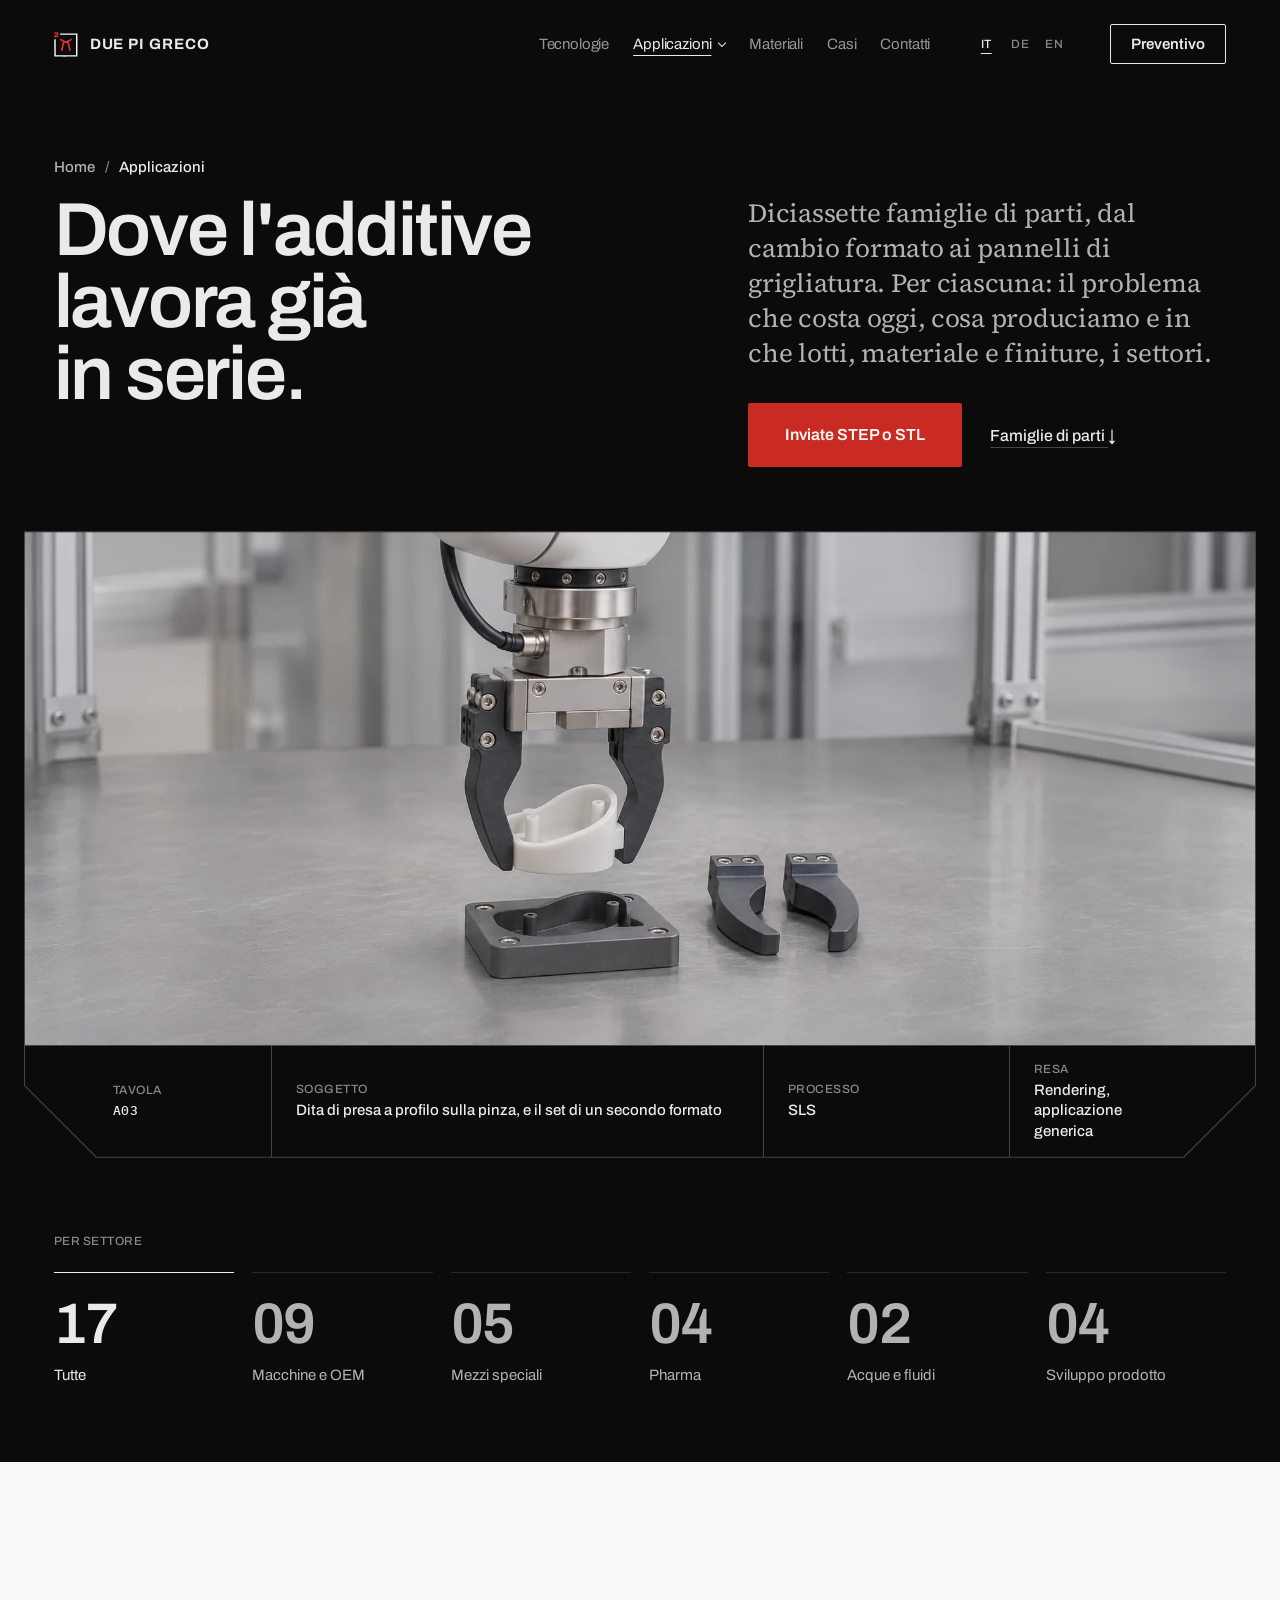
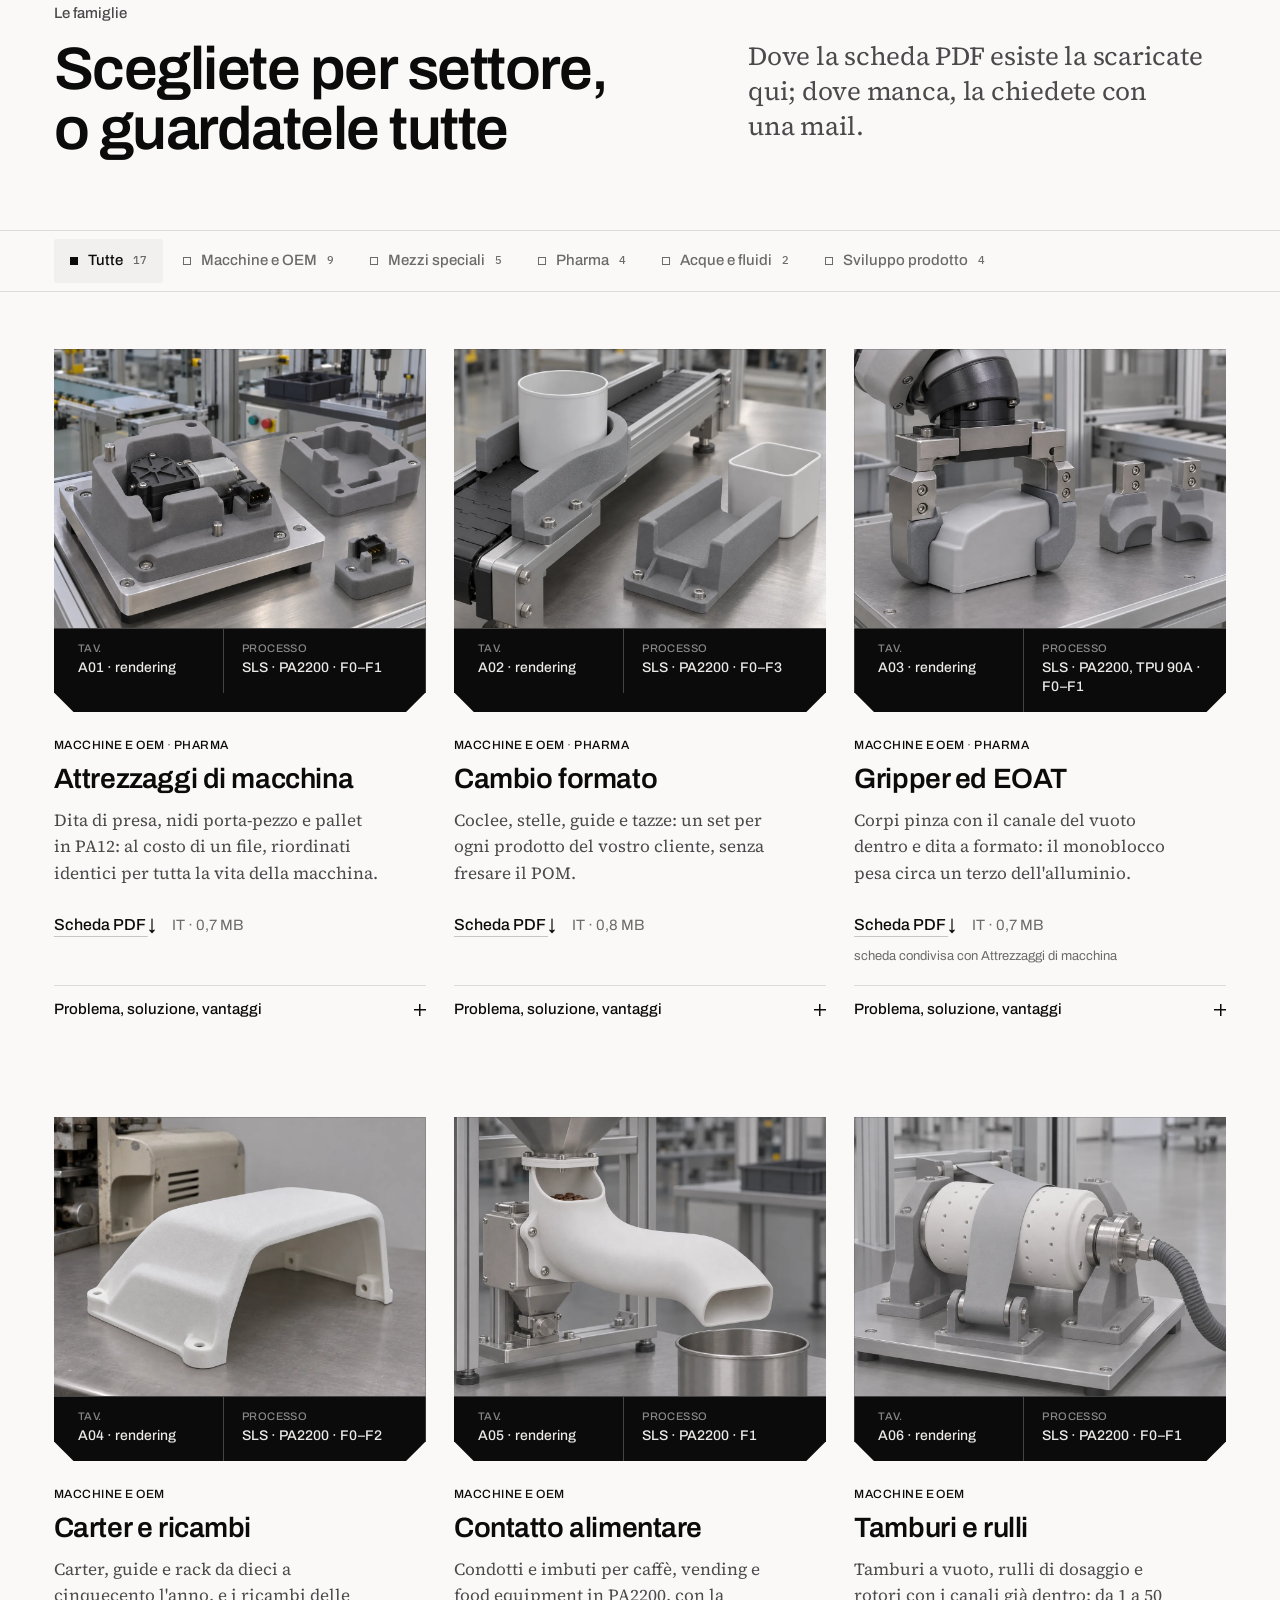
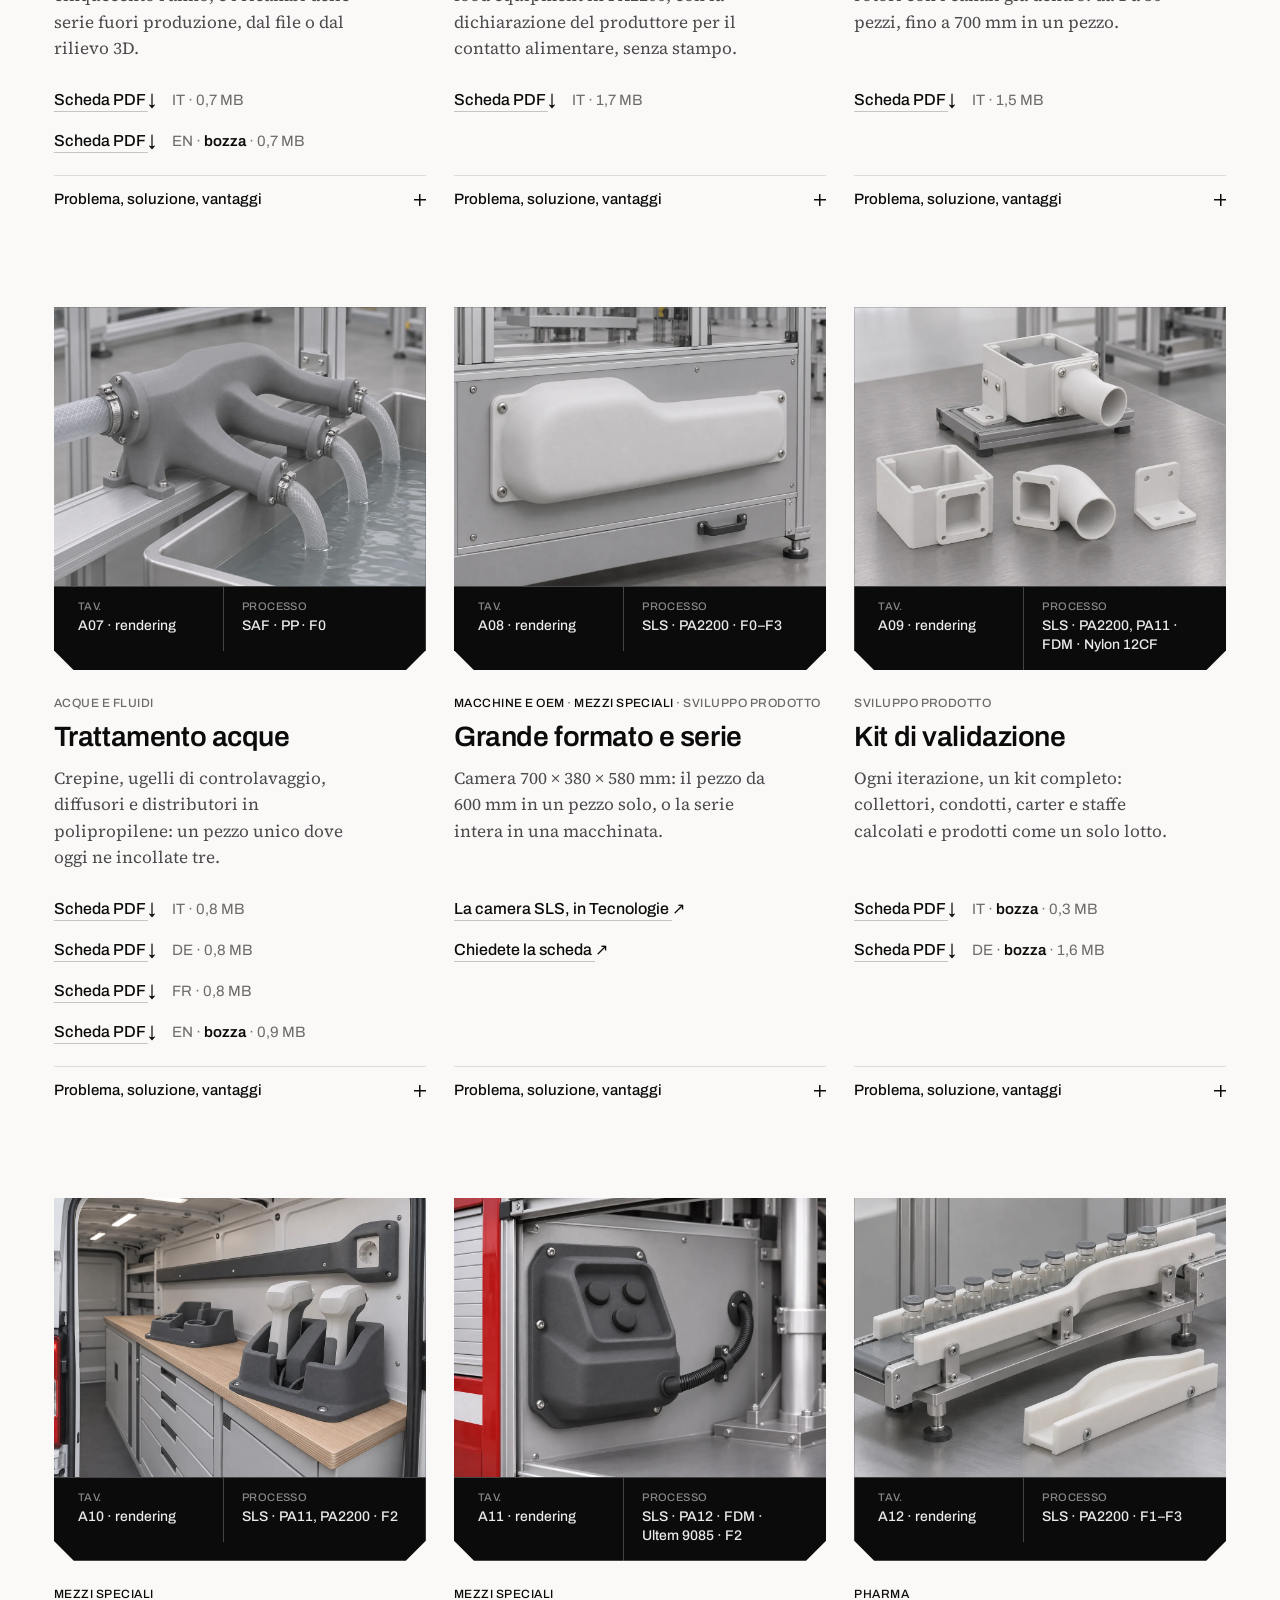
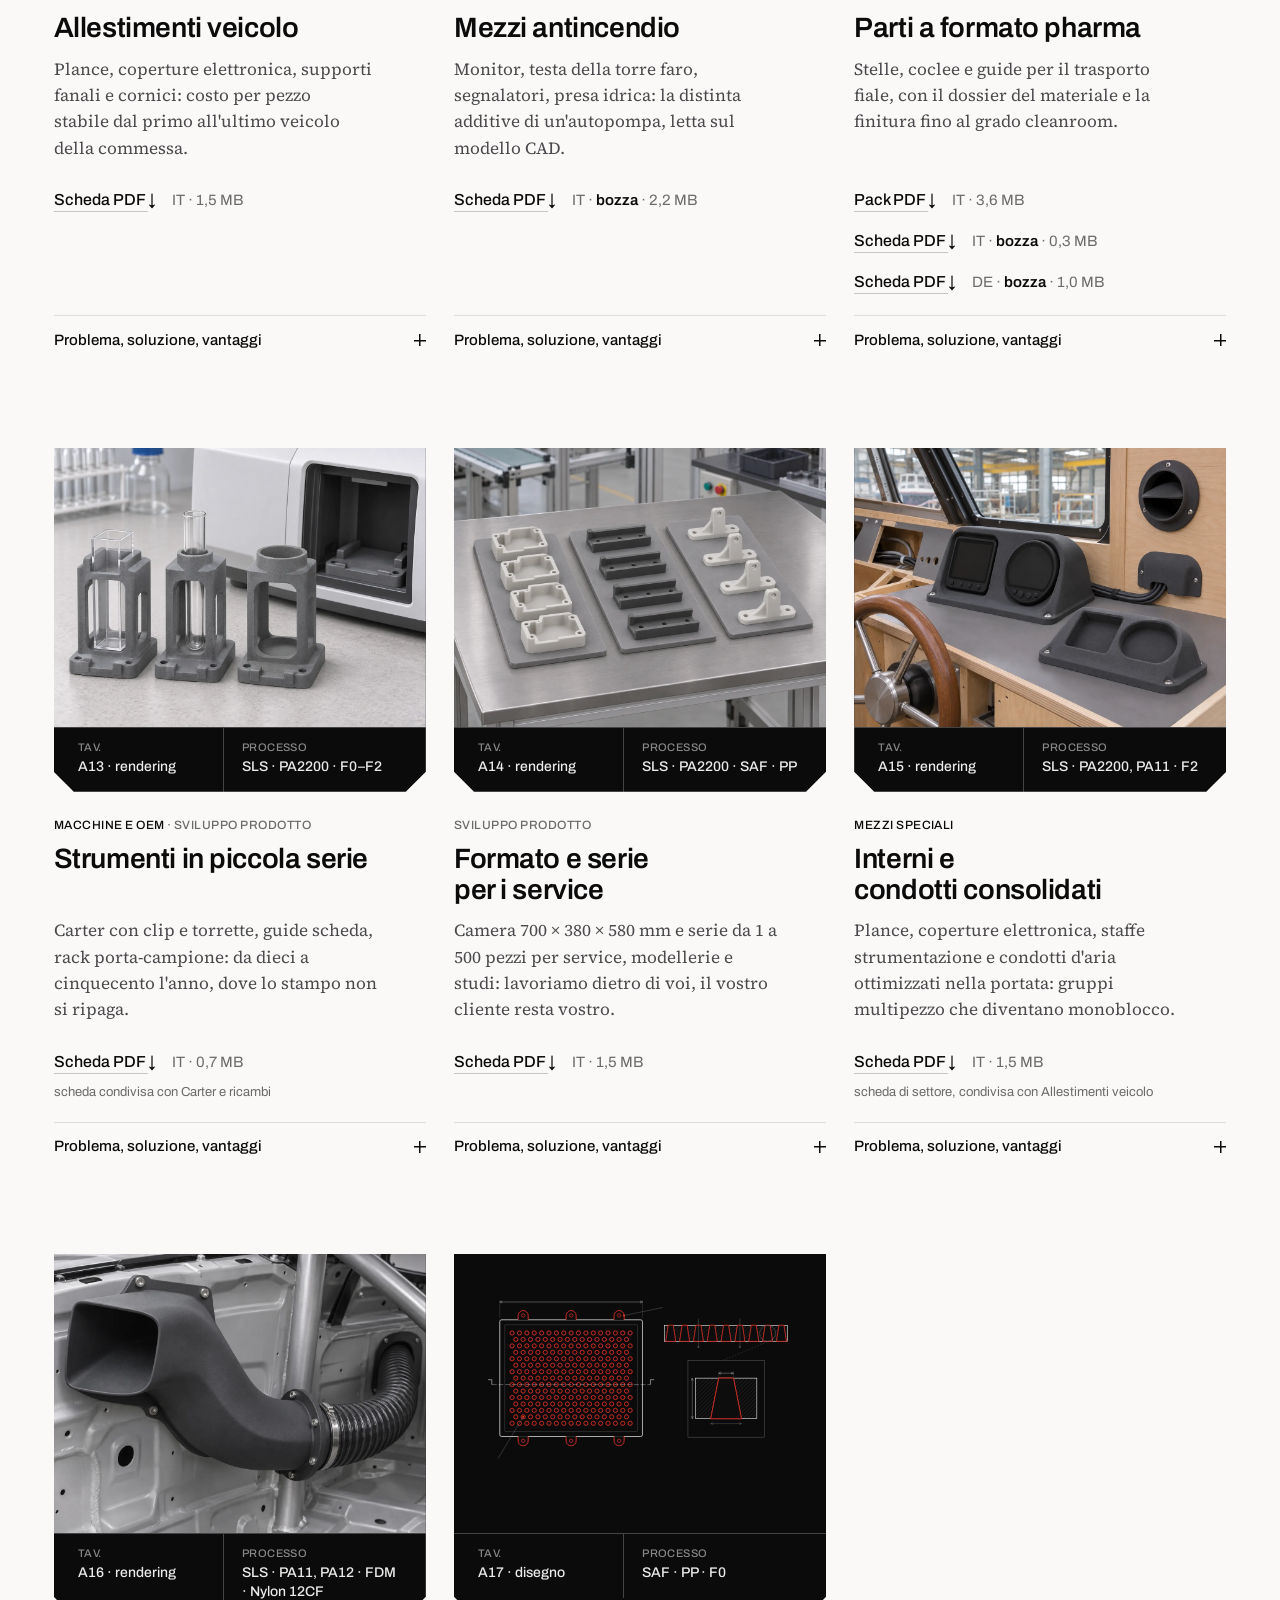
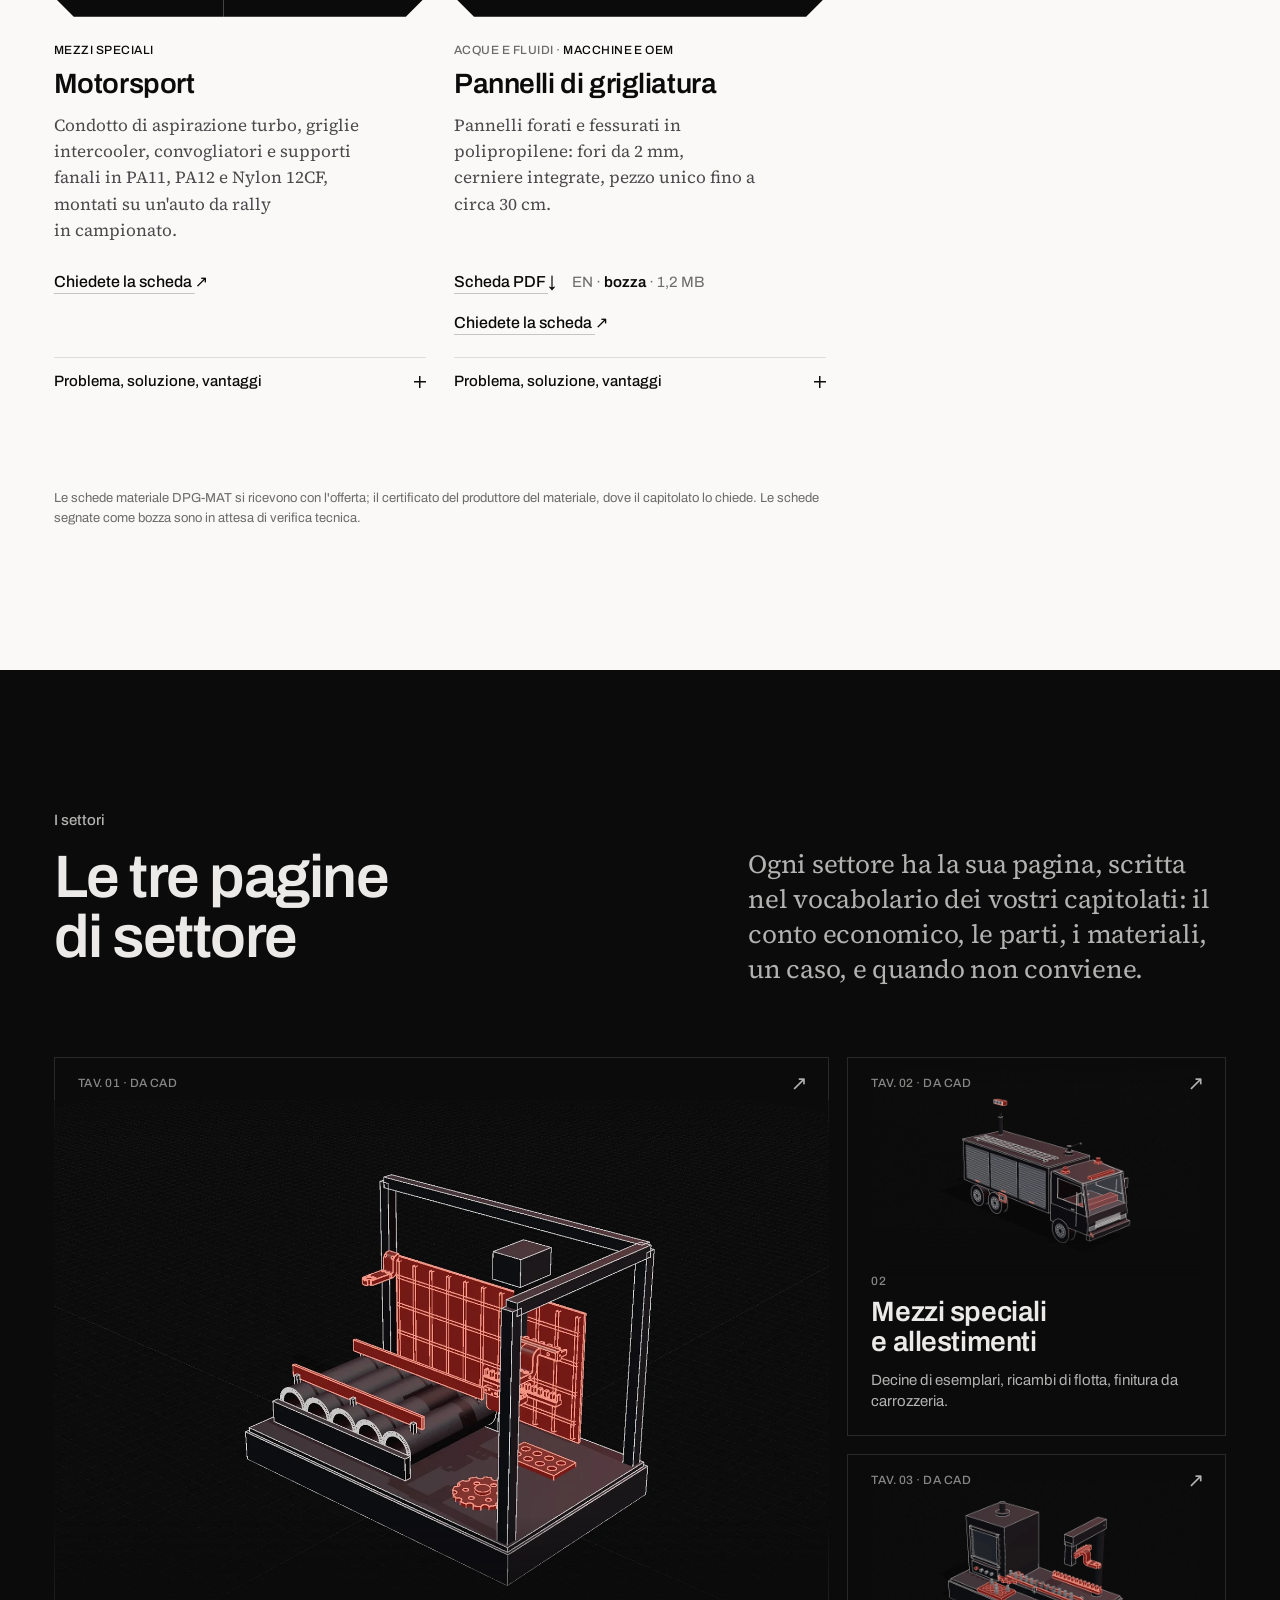
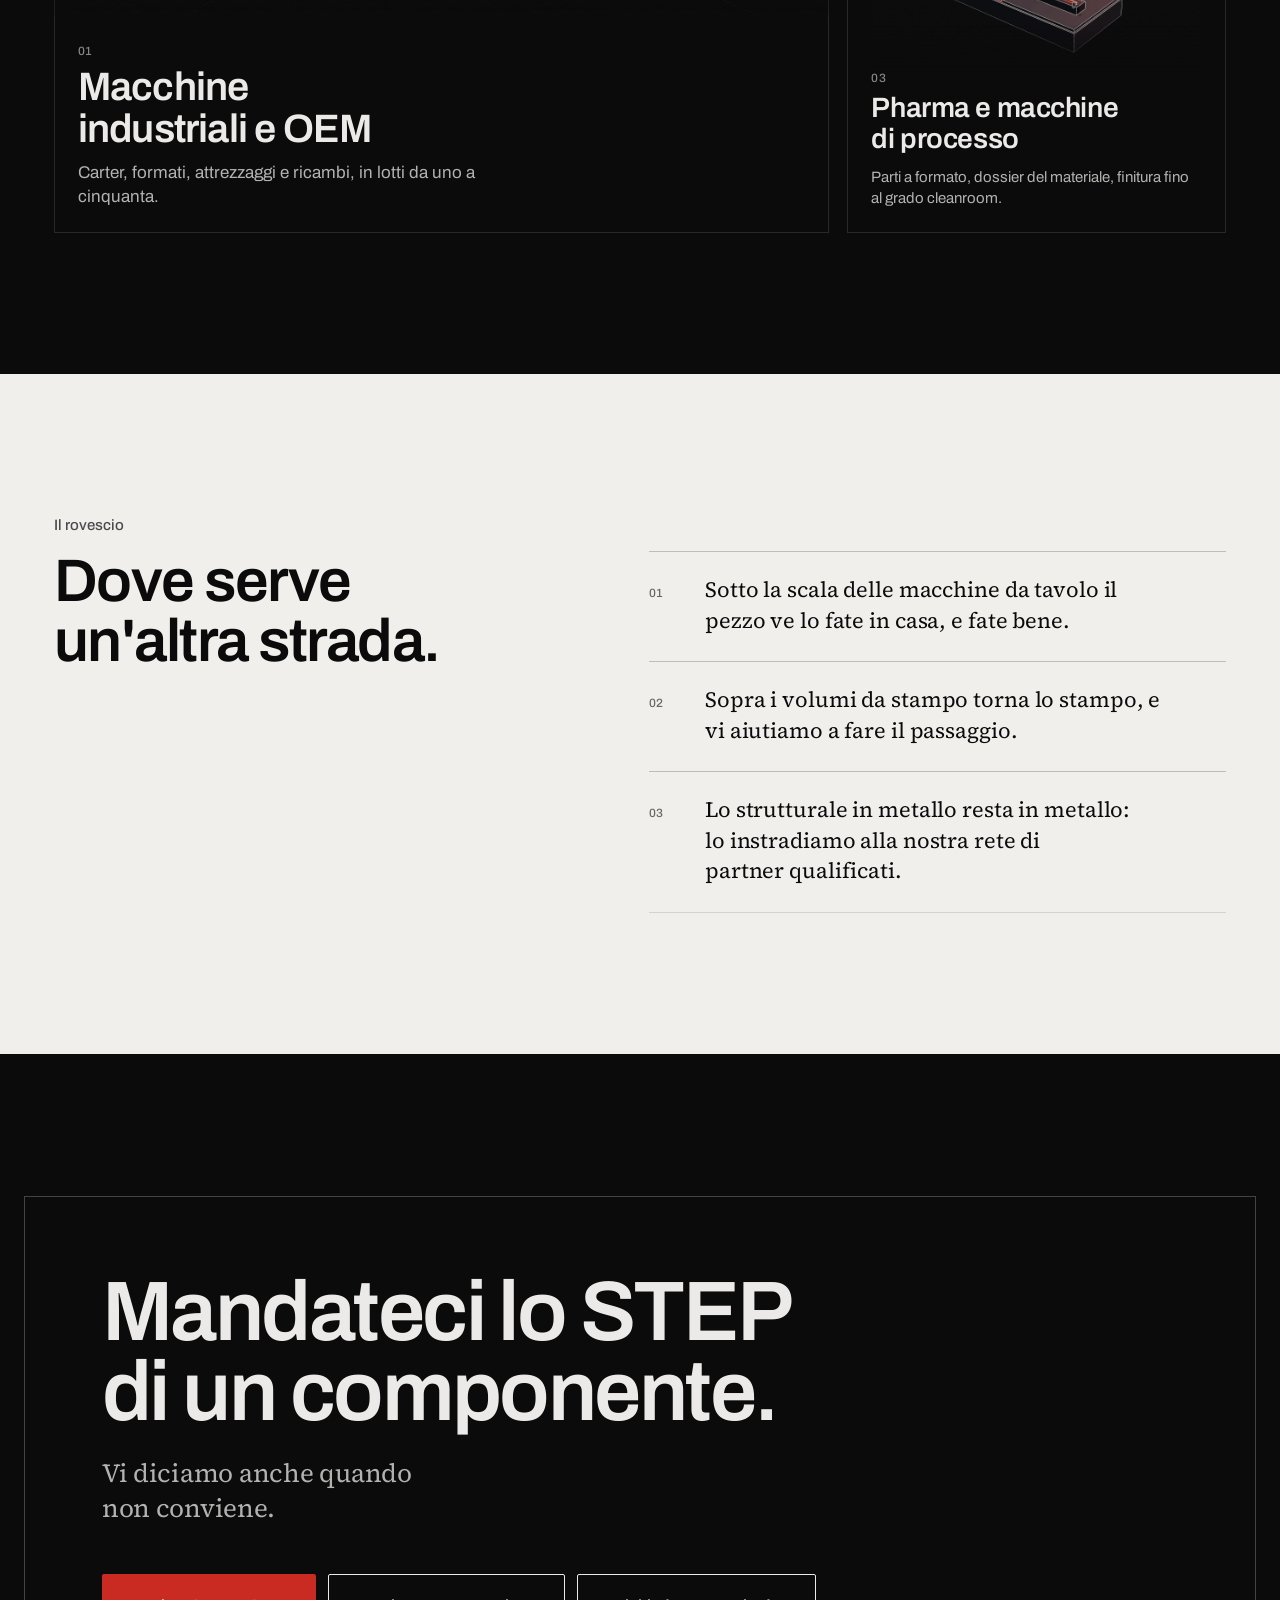
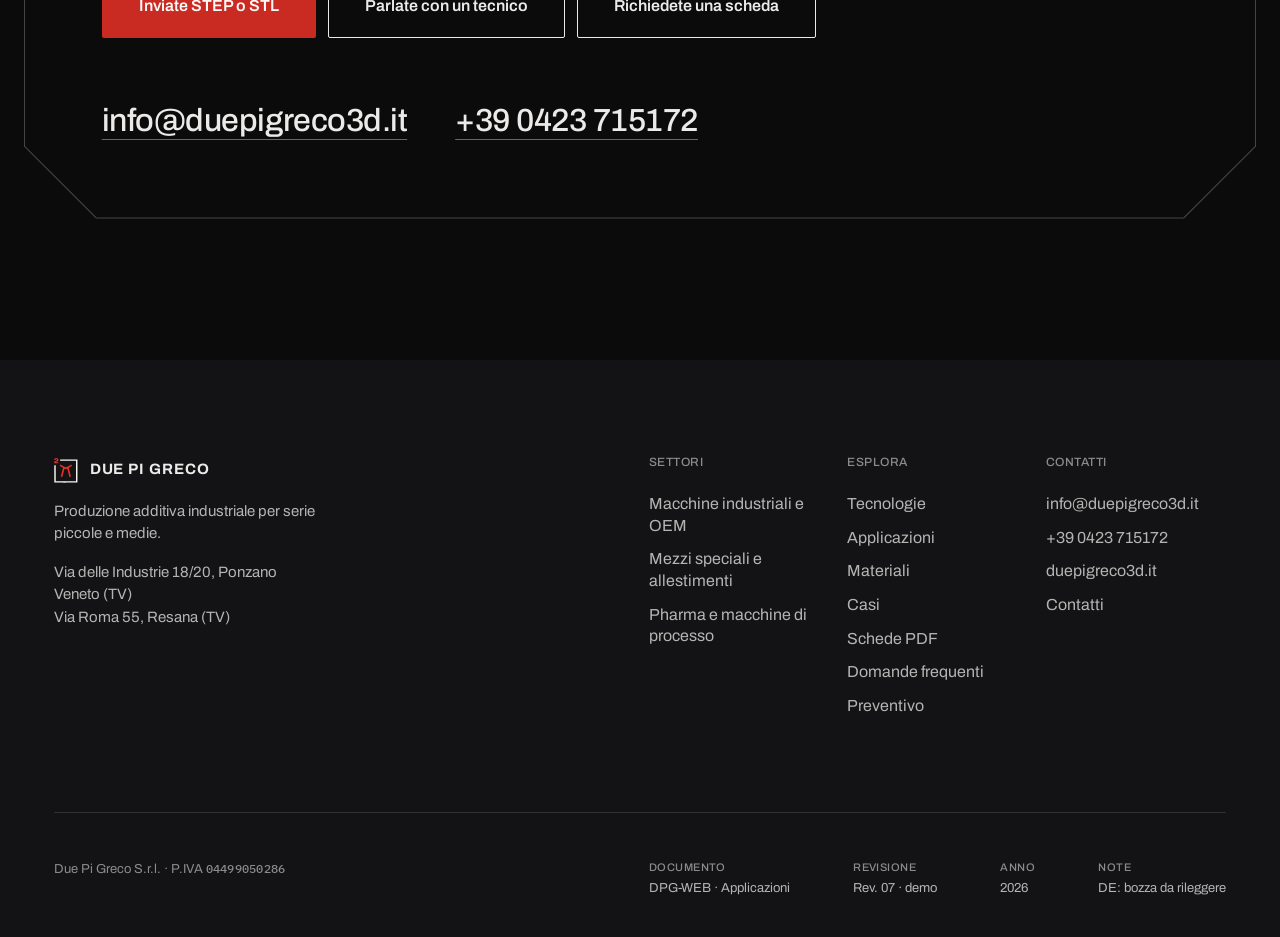
<file: applicazioni.html>
<!doctype html><html lang="it"><head><meta charset="utf-8">
<meta name="viewport" content="width=device-width,initial-scale=1">
<meta name="description" content="Diciassette famiglie di applicazione della produzione additiva industriale: cambio formato, attrezzaggi, gripper, carter, contatto alimentare, trattamento acque, pannelli di grigliatura, allestimenti. Per ciascuna il problema, cosa facciamo, materiale e scheda PDF.">
<meta name="theme-color" content="#0B0B0C">
<title>Applicazioni · Due Pi Greco</title>
<link rel="icon" type="image/svg+xml" href="assets/favicon.svg">

<link rel="stylesheet" href="assets/fonts.css"><link rel="stylesheet" href="assets/stile-r07.css">
<script>document.documentElement.classList.add('js')</script>
<script src="assets/comune.js"></script>
</head><body class="r07 p-applicazioni ">
<!-- DPG-WEB · DPG-WEB · Applicazioni · Rev. 07. FILE GENERATO da _lavoro/r07/build_r07.py: si modifica _lavoro/r07/pagine/applicazioni.src.html.
     Testi dal dizionario I18N in fondo (it, de, en; il de e' una bozza). Dati: solo quelli di 00_CONTENUTI_REV06.md. -->
<a class="salta" href="#contenuto" data-i="salta">Vai al contenuto</a>

<!-- BARRA (manuale 4.1): fissa, trasparente sopra la testata scura; .piena dopo 80 px. Il pannello telefono lo apre comune.js.
     Parte comune a tutte le pagine (_lavoro/r07/parti/barra.html): la pagina corrente riceve aria-current dal build. -->
<header class="topbar barra su-nero"><div class="barra-dentro">
  <a class="marchio" href="index.html" aria-label="Due Pi Greco, home"><span class="logo"><svg xmlns="http://www.w3.org/2000/svg" viewBox="0 0 855 1002" role="img" aria-label="Due Pi Greco"><title>Due Pi Greco</title><g transform="translate(0.000000,1002.000000) scale(0.100000,-0.100000)" fill-rule="evenodd"><path class="dpg-nero" fill="#0B0B0C" d="M2185 8777 c-3 -7 -4 -120 -3 -252 l3 -240 2850 -5 c1568 -3 2851 -6 2853 -8 1 -1 1 -1634 0 -3629 l-3 -3628 -3630 0 -3630 0 -3 2839 c-1 2078 -5 2843 -13 2852 -12 15 -448 21 -483 8 -15 -6 -16 -288 -16 -3105 l0 -3099 26 -10 c41 -16 8226 -13 8247 3 16 11 17 274 15 4147 l-3 4135 -3103 3 c-2502 2 -3104 0 -3107 -11z"/><path class="dpg-rosso" fill="#ED1B24" d="M555 9234 c-11 -2 -47 -9 -80 -16 -166 -31 -303 -146 -351 -294 -23 -73 -32 -335 -12 -352 12 -9 69 -12 224 -10 l209 3 11 90 c15 114 27 146 67 176 31 23 38 24 199 24 l168 0 37 -38 38 -37 0 -124 c0 -192 8 -187 -415 -291 -325 -80 -374 -100 -451 -182 -89 -95 -94 -120 -94 -483 l0 -315 715 0 715 0 0 190 0 190 -490 5 -490 5 -3 35 c-4 47 34 120 74 142 17 10 69 27 115 38 110 27 253 63 379 97 335 91 429 226 417 596 -8 225 -38 320 -133 414 -115 112 -211 136 -564 139 -146 1 -274 1 -285 -2z M2289 6883 c-23 -38 -72 -113 -108 -168 -35 -55 -82 -127 -103 -159 -21 -33 -38 -67 -38 -77 0 -11 27 -34 73 -63 257 -160 309 -192 325 -201 9 -6 36 -23 60 -38 23 -15 59 -37 80 -48 20 -11 51 -29 67 -39 17 -10 41 -25 55 -33 14 -7 84 -47 155 -89 127 -73 263 -148 316 -175 15 -7 32 -20 39 -28 13 -16 13 -19 -20 -140 -12 -44 -26 -96 -30 -115 -4 -19 -25 -98 -45 -175 -21 -77 -41 -156 -45 -176 -3 -19 -10 -41 -14 -47 -3 -6 -10 -30 -15 -54 -5 -24 -26 -106 -46 -183 -21 -77 -41 -156 -45 -175 -4 -19 -25 -98 -45 -175 -21 -77 -41 -156 -45 -175 -5 -19 -18 -71 -30 -115 -12 -44 -26 -96 -30 -115 -5 -19 -18 -71 -30 -115 -12 -44 -26 -96 -30 -115 -4 -19 -25 -98 -45 -175 -21 -77 -41 -156 -45 -175 -9 -38 -56 -215 -91 -345 -11 -44 -25 -96 -29 -115 -5 -19 -18 -71 -30 -115 -12 -44 -26 -96 -30 -115 -4 -19 -15 -62 -24 -95 -23 -86 -21 -103 12 -111 15 -4 70 -18 122 -32 52 -13 111 -28 130 -32 19 -4 71 -18 115 -31 44 -12 98 -23 119 -23 43 -1 43 -2 79 139 9 33 21 80 28 105 6 25 15 61 19 80 4 19 18 71 30 115 12 44 26 96 30 115 4 19 22 87 38 150 87 330 105 398 112 431 3 19 10 41 14 47 3 6 10 30 15 54 5 24 25 106 46 183 20 77 41 156 45 175 4 19 22 87 38 150 85 321 105 398 112 430 4 19 18 71 30 115 12 44 26 96 30 115 4 19 25 98 45 175 21 77 41 156 46 175 54 232 56 234 127 204 127 -55 332 -106 422 -107 78 0 206 30 369 89 114 41 119 41 127 7 3 -16 10 -41 15 -58 5 -16 23 -84 39 -150 38 -144 81 -309 122 -465 16 -63 34 -131 38 -150 4 -19 24 -98 45 -175 50 -193 89 -340 140 -540 24 -93 58 -224 75 -290 18 -66 36 -136 40 -155 4 -19 18 -71 30 -115 12 -44 26 -96 30 -115 4 -19 18 -71 30 -115 12 -44 25 -96 30 -115 4 -19 24 -96 43 -170 48 -181 73 -279 81 -314 7 -27 9 -28 54 -23 26 3 72 13 102 22 53 15 294 79 335 89 11 3 32 7 48 11 32 6 34 23 11 104 -22 81 -40 147 -59 221 -9 36 -22 88 -29 115 -8 28 -20 77 -29 110 -52 199 -65 251 -92 355 -10 36 -23 88 -30 115 -7 28 -19 70 -26 95 -6 25 -15 61 -19 80 -7 35 -52 204 -92 350 -11 41 -24 91 -28 110 -4 19 -24 98 -45 175 -20 77 -41 156 -45 175 -4 19 -18 71 -30 115 -12 44 -25 96 -30 115 -7 32 -31 124 -112 430 -16 63 -34 131 -38 150 -14 65 -32 135 -45 175 -25 74 -28 121 -10 139 9 9 20 16 25 16 5 0 44 20 86 45 41 25 78 45 81 45 3 0 39 20 80 45 40 25 76 45 79 45 7 0 583 348 717 433 53 34 97 68 97 76 0 8 -20 44 -43 80 -24 37 -64 98 -89 136 -129 201 -160 246 -172 251 -8 3 -60 -24 -117 -60 -148 -93 -623 -378 -694 -417 -33 -18 -73 -40 -90 -50 -16 -10 -50 -29 -75 -42 -25 -14 -74 -41 -110 -61 -184 -102 -527 -265 -660 -313 -158 -59 -207 -53 -459 54 -79 34 -460 223 -541 270 -19 11 -71 39 -115 63 -94 51 -313 176 -430 247 -114 67 -357 217 -422 260 -46 29 -89 53 -97 53 -7 0 -33 -30 -57 -67z"/></g></svg></span><b>DUE PI GRECO</b></a>
  <span class="targhetta">Demo · Rev. 07</span>
  <nav class="nav" aria-label="Menu" data-i-aria="nav_menu">
    <a href="tecnologie.html" data-i="nav_tec">Tecnologie</a>
    <div class="menu-voce corrente"><button type="button" class="menu-apri" aria-expanded="false" aria-controls="menu-app" data-i="nav_app">Applicazioni</button>
      <div class="menu-sotto" id="menu-app">
        <a href="settore-oem.html"><i>01</i><b data-i="p_s1">Macchine industriali e OEM</b><span data-i="nav_s1d">carter, formati, attrezzaggi, ricambi</span></a>
        <a href="settore-vsp.html"><i>02</i><b data-i="p_s2">Mezzi speciali e allestimenti</b><span data-i="nav_s2d">allestimenti, flotte, finitura da carrozzeria</span></a>
        <a href="settore-phm.html"><i>03</i><b data-i="p_s3">Pharma e macchine di processo</b><span data-i="nav_s3d">parti a formato, dossier, cleanroom</span></a>
        <a class="menu-tutte" href="applicazioni.html" aria-current="page"><i>17</i><b data-i="nav_tutti">Tutte le applicazioni</b><span data-i="nav_fam">Famiglie di parti</span></a>
      </div></div>
    <a href="materiali.html" data-i="nav_mat">Materiali</a>
    <a href="casi.html" data-i="nav_casi">Casi</a>
    <a href="contatti.html" data-i="nav_cont">Contatti</a>
  </nav>
  <div class="lingue" role="group" aria-label="Lingua" data-i-aria="lingua">
    <button type="button" class="lang attiva" data-lang="it" lang="it" aria-pressed="true">IT</button>
    <button type="button" class="lang" data-lang="de" lang="de" aria-pressed="false">DE</button>
    <button type="button" class="lang" data-lang="en" lang="en" aria-pressed="false">EN</button>
  </div>
  <a class="btn btn--contorno btn--p btn-barra" href="preventivo.html" data-i="nav_prev">Preventivo</a>
  <button type="button" class="menu-tasto" aria-expanded="false" aria-controls="menu-pannello" data-i="nav_menu">Menu</button>
</div></header>

<!-- PANNELLO TELEFONO: data-bp e' la larghezza da cui la barra torna intera (comune.js lo chiude oltre questa misura) -->
<div class="menu-pannello" id="menu-pannello" role="dialog" aria-modal="true" aria-label="Menu" data-i-aria="nav_menu" data-bp="1080">
  <div class="mp-testa"><a class="marchio" href="index.html" aria-label="Due Pi Greco, home"><span class="logo"><svg xmlns="http://www.w3.org/2000/svg" viewBox="0 0 855 1002" role="img" aria-label="Due Pi Greco"><title>Due Pi Greco</title><g transform="translate(0.000000,1002.000000) scale(0.100000,-0.100000)" fill-rule="evenodd"><path class="dpg-nero" fill="#0B0B0C" d="M2185 8777 c-3 -7 -4 -120 -3 -252 l3 -240 2850 -5 c1568 -3 2851 -6 2853 -8 1 -1 1 -1634 0 -3629 l-3 -3628 -3630 0 -3630 0 -3 2839 c-1 2078 -5 2843 -13 2852 -12 15 -448 21 -483 8 -15 -6 -16 -288 -16 -3105 l0 -3099 26 -10 c41 -16 8226 -13 8247 3 16 11 17 274 15 4147 l-3 4135 -3103 3 c-2502 2 -3104 0 -3107 -11z"/><path class="dpg-rosso" fill="#ED1B24" d="M555 9234 c-11 -2 -47 -9 -80 -16 -166 -31 -303 -146 -351 -294 -23 -73 -32 -335 -12 -352 12 -9 69 -12 224 -10 l209 3 11 90 c15 114 27 146 67 176 31 23 38 24 199 24 l168 0 37 -38 38 -37 0 -124 c0 -192 8 -187 -415 -291 -325 -80 -374 -100 -451 -182 -89 -95 -94 -120 -94 -483 l0 -315 715 0 715 0 0 190 0 190 -490 5 -490 5 -3 35 c-4 47 34 120 74 142 17 10 69 27 115 38 110 27 253 63 379 97 335 91 429 226 417 596 -8 225 -38 320 -133 414 -115 112 -211 136 -564 139 -146 1 -274 1 -285 -2z M2289 6883 c-23 -38 -72 -113 -108 -168 -35 -55 -82 -127 -103 -159 -21 -33 -38 -67 -38 -77 0 -11 27 -34 73 -63 257 -160 309 -192 325 -201 9 -6 36 -23 60 -38 23 -15 59 -37 80 -48 20 -11 51 -29 67 -39 17 -10 41 -25 55 -33 14 -7 84 -47 155 -89 127 -73 263 -148 316 -175 15 -7 32 -20 39 -28 13 -16 13 -19 -20 -140 -12 -44 -26 -96 -30 -115 -4 -19 -25 -98 -45 -175 -21 -77 -41 -156 -45 -176 -3 -19 -10 -41 -14 -47 -3 -6 -10 -30 -15 -54 -5 -24 -26 -106 -46 -183 -21 -77 -41 -156 -45 -175 -4 -19 -25 -98 -45 -175 -21 -77 -41 -156 -45 -175 -5 -19 -18 -71 -30 -115 -12 -44 -26 -96 -30 -115 -5 -19 -18 -71 -30 -115 -12 -44 -26 -96 -30 -115 -4 -19 -25 -98 -45 -175 -21 -77 -41 -156 -45 -175 -9 -38 -56 -215 -91 -345 -11 -44 -25 -96 -29 -115 -5 -19 -18 -71 -30 -115 -12 -44 -26 -96 -30 -115 -4 -19 -15 -62 -24 -95 -23 -86 -21 -103 12 -111 15 -4 70 -18 122 -32 52 -13 111 -28 130 -32 19 -4 71 -18 115 -31 44 -12 98 -23 119 -23 43 -1 43 -2 79 139 9 33 21 80 28 105 6 25 15 61 19 80 4 19 18 71 30 115 12 44 26 96 30 115 4 19 22 87 38 150 87 330 105 398 112 431 3 19 10 41 14 47 3 6 10 30 15 54 5 24 25 106 46 183 20 77 41 156 45 175 4 19 22 87 38 150 85 321 105 398 112 430 4 19 18 71 30 115 12 44 26 96 30 115 4 19 25 98 45 175 21 77 41 156 46 175 54 232 56 234 127 204 127 -55 332 -106 422 -107 78 0 206 30 369 89 114 41 119 41 127 7 3 -16 10 -41 15 -58 5 -16 23 -84 39 -150 38 -144 81 -309 122 -465 16 -63 34 -131 38 -150 4 -19 24 -98 45 -175 50 -193 89 -340 140 -540 24 -93 58 -224 75 -290 18 -66 36 -136 40 -155 4 -19 18 -71 30 -115 12 -44 26 -96 30 -115 4 -19 18 -71 30 -115 12 -44 25 -96 30 -115 4 -19 24 -96 43 -170 48 -181 73 -279 81 -314 7 -27 9 -28 54 -23 26 3 72 13 102 22 53 15 294 79 335 89 11 3 32 7 48 11 32 6 34 23 11 104 -22 81 -40 147 -59 221 -9 36 -22 88 -29 115 -8 28 -20 77 -29 110 -52 199 -65 251 -92 355 -10 36 -23 88 -30 115 -7 28 -19 70 -26 95 -6 25 -15 61 -19 80 -7 35 -52 204 -92 350 -11 41 -24 91 -28 110 -4 19 -24 98 -45 175 -20 77 -41 156 -45 175 -4 19 -18 71 -30 115 -12 44 -25 96 -30 115 -7 32 -31 124 -112 430 -16 63 -34 131 -38 150 -14 65 -32 135 -45 175 -25 74 -28 121 -10 139 9 9 20 16 25 16 5 0 44 20 86 45 41 25 78 45 81 45 3 0 39 20 80 45 40 25 76 45 79 45 7 0 583 348 717 433 53 34 97 68 97 76 0 8 -20 44 -43 80 -24 37 -64 98 -89 136 -129 201 -160 246 -172 251 -8 3 -60 -24 -117 -60 -148 -93 -623 -378 -694 -417 -33 -18 -73 -40 -90 -50 -16 -10 -50 -29 -75 -42 -25 -14 -74 -41 -110 -61 -184 -102 -527 -265 -660 -313 -158 -59 -207 -53 -459 54 -79 34 -460 223 -541 270 -19 11 -71 39 -115 63 -94 51 -313 176 -430 247 -114 67 -357 217 -422 260 -46 29 -89 53 -97 53 -7 0 -33 -30 -57 -67z"/></g></svg></span><b>DUE PI GRECO</b></a>
    <button type="button" class="menu-tasto" data-menu-chiudi data-i="nav_chiudi">Chiudi</button></div>
  <ul class="mp-voci">
    <li><a href="index.html" data-i="nav_home">Home</a></li>
    <li><a href="tecnologie.html" data-i="nav_tec">Tecnologie</a></li>
    <li><a href="applicazioni.html" data-i="nav_app" aria-current="page">Applicazioni</a></li>
    <li><a href="materiali.html" data-i="nav_mat">Materiali</a></li>
    <li><a href="casi.html" data-i="nav_casi">Casi</a></li>
    <li><a href="contatti.html" data-i="nav_cont">Contatti</a></li>
  </ul>
  <a class="btn btn--primario mp-cta" href="preventivo.html" data-i="nav_prev">Preventivo</a>
  <p class="etichetta mp-lab" data-i="nav_set">Settori</p>
  <ul class="mp-settori">
    <li><a href="settore-oem.html"><span class="solo-lettore">01 </span><b data-i="p_s1">Macchine industriali e OEM</b><span data-i="nav_s1d">carter, formati, attrezzaggi, ricambi</span></a></li>
    <li><a href="settore-vsp.html"><span class="solo-lettore">02 </span><b data-i="p_s2">Mezzi speciali e allestimenti</b><span data-i="nav_s2d">allestimenti, flotte, finitura da carrozzeria</span></a></li>
    <li><a href="settore-phm.html"><span class="solo-lettore">03 </span><b data-i="p_s3">Pharma e macchine di processo</b><span data-i="nav_s3d">parti a formato, dossier, cleanroom</span></a></li>
  </ul>
  <p class="etichetta mp-lab" data-i="top_c">Contatti</p>
  <p class="mp-contatti"><a href="mailto:info@duepigreco3d.it">info@duepigreco3d.it</a><br><a href="tel:+390423715172">+39 0423 715172</a></p>
  <p class="etichetta mp-lab" id="mp-lingua" data-i="lingua">Lingua</p>
  <div class="mp-lingue" role="group" aria-labelledby="mp-lingua">
    <button type="button" class="lang attiva" data-lang="it" lang="it" aria-pressed="true">IT</button>
    <button type="button" class="lang" data-lang="de" lang="de" aria-pressed="false">DE</button>
    <button type="button" class="lang" data-lang="en" lang="en" aria-pressed="false">EN</button>
  </div>
</div>

<main id="contenuto" tabindex="-1">

<!-- TESTATA · nero. Briciole, H1 (lo slogan della pagina), lead, una sola azione piena.
     Sotto, la tavola d'insieme nella cornice smussata della home: tre famiglie, una per processo (SLS, SAF, FDM),
     ciascuna e' un link alla sua card; il cartiglio dice che sono rese da CAD.
     Poi i conteggi per settore (prima un indice laterale): numeri gia' scritti nell'HTML, ricalcolati dallo script;
     ogni voce filtra la griglia e ci porta (data-f invariati: tutti, oem, vsp, phm, h2o, dev). -->
<section class="testata su-nero" id="testata" aria-labelledby="h-titolo">
  <div class="griglia testata-testa">
    <div class="testata-titolo rivela">
      <nav class="briciole" aria-label="Sei qui" data-i-aria="ap7_bric"><a href="index.html" data-i="torna">Home</a><span aria-hidden="true">/</span><span aria-current="page" data-i="occ">Applicazioni</span></nav>
      <h1 id="h-titolo" data-i="h1">Dove l'additive lavora già in serie.</h1>
    </div>
    <div class="testata-lato rivela r2">
      <p class="lead" data-i="intro_a">Diciassette famiglie di parti, dal cambio formato ai pannelli di grigliatura. Per ciascuna: il problema che costa oggi, cosa produciamo e in che lotti, materiale e finiture, i settori.</p>
      <div class="testata-azioni">
        <a class="btn btn--primario btn--g" href="preventivo.html" data-i="cta_file">Inviate STEP o STL</a>
        <a class="link" href="#famiglie"><span data-i="nav_fam">Famiglie di parti</span> <span class="freccia" aria-hidden="true">↓</span></a>
      </div>
    </div>
  </div>
  <div class="cornice rivela r3">
    <figure class="cornice-dentro">
      <div class="insieme insieme--scena"><img src="assets/app_testata_r.webp" width="1942" height="809" alt="Rendering: pinza robot con dita sagomate in poliammide sinterizzata che afferrano un guscio sopra il suo nido; accanto, sul banco, un secondo set di dita" data-i-alt="tst_alt" fetchpriority="high" decoding="async"></div>
      <figcaption>
        <dl class="cartiglio">
          <div><dt data-i="cg_tav">Tavola</dt><dd class="mono">A03</dd></div>
          <div><dt data-i="cg_sog">Soggetto</dt><dd data-i="tst_sog">Dita di presa a profilo sulla pinza, e il set di un secondo formato</dd></div>
          <div><dt data-i="cg_pro">Processo</dt><dd>SLS</dd></div>
          <div><dt data-i="cg_resa">Resa</dt><dd data-i="tst_resa">Rendering, applicazione generica</dd></div>
        </dl>
      </figcaption>
    </figure>
  </div>
  <p class="griglia conta-testa"><span class="etichetta" id="conta-t" data-i="ind_t">Per settore</span></p>
  <ul class="griglia dati-testata settori-conta" aria-labelledby="conta-t">
    <li class="rivela"><a href="#famiglie" data-f="tutti" aria-current="true"><strong class="conta">17</strong><span data-i="set_tutti">Tutte</span></a></li>
    <li class="rivela r2"><a href="#famiglie" data-f="oem"><strong class="conta">09</strong><span data-i="set_oem">Macchine e OEM</span></a></li>
    <li class="rivela r3"><a href="#famiglie" data-f="vsp"><strong class="conta">05</strong><span data-i="set_vsp">Mezzi speciali</span></a></li>
    <li class="rivela r4"><a href="#famiglie" data-f="phm"><strong class="conta">04</strong><span data-i="set_phm">Pharma</span></a></li>
    <li class="rivela r2"><a href="#famiglie" data-f="h2o"><strong class="conta">02</strong><span data-i="set_h2o">Acque e fluidi</span></a></li>
    <li class="rivela r3"><a href="#famiglie" data-f="dev"><strong class="conta">04</strong><span data-i="set_dev">Sviluppo prodotto</span></a></li>
  </ul>
</section>

<!-- LE FAMIGLIE · carta. Testata della sezione, filtri fermi sotto la barra (nascosti senza JavaScript), diciassette card.
     Ogni card e' una tavola col cartiglio (codice, processo e materiale), poi i settori, il titolo, una riga,
     le schede PDF con lingua e peso (data-mb, scritto dal build) e, chiusi, il problema, cosa facciamo e i vantaggi.
     Le card sono figlie dirette della griglia (l'attributo hidden del filtro cade sull'elemento della griglia) e
     usano subgrid: titoli, righe PDF e dettagli della stessa fila stanno alla stessa altezza.
     Le schede in Rev. 00 (bozza nel pie' di pagina del PDF) lo dicono accanto al peso. -->
<section class="sezione su-carta" id="famiglie" aria-labelledby="h-fam">
  <div class="griglia testa-split">
    <div class="ts-titolo rivela"><p class="occhiello" data-i="s_o">Le famiglie</p><h2 id="h-fam" data-i="s_t">Scegliete per settore, o guardatele tutte</h2></div>
    <p class="lead ts-lead rivela r2" data-i="intro_b">Dove la scheda PDF esiste la scaricate qui; dove manca, la chiedete con una mail.</p>
  </div>
  <div class="filtri-barra">
    <div class="griglia">
      <div class="filtri" role="group" aria-label="Per settore" data-i-aria="ind_t">
        <button type="button" data-f="tutti" aria-pressed="true"><span data-i="set_tutti">Tutte</span><span class="conta">17</span></button>
        <button type="button" data-f="oem" aria-pressed="false"><span data-i="set_oem">Macchine e OEM</span><span class="conta">9</span></button>
        <button type="button" data-f="vsp" aria-pressed="false"><span data-i="set_vsp">Mezzi speciali</span><span class="conta">5</span></button>
        <button type="button" data-f="phm" aria-pressed="false"><span data-i="set_phm">Pharma</span><span class="conta">4</span></button>
        <button type="button" data-f="h2o" aria-pressed="false"><span data-i="set_h2o">Acque e fluidi</span><span class="conta">2</span></button>
        <button type="button" data-f="dev" aria-pressed="false"><span data-i="set_dev">Sviluppo prodotto</span><span class="conta">4</span></button>
      </div>
    </div>
  </div>
  <div class="griglia" aria-live="polite"><p class="filtri-esito nessuna" hidden><span data-i="vuoto">Nessuna famiglia per questo filtro.</span></p></div>

  <div class="griglia carte famiglie">

<!-- A01 · scheda DPG-APP-EOAT -->
<article class="famiglia rivela" id="att" data-set="oem phm" aria-labelledby="f-att-t">
  <figure class="fam-tav su-nero">
    <div class="fam-img fam-img--resa"><img src="assets/app_att_r.webp" width="1200" height="900" alt="Rendering: nido porta-pezzo in poliammide sinterizzata che alloggia un motoriduttore, con il nido di un secondo codice accanto" data-i-alt="fam_att_alt" loading="lazy" decoding="async"></div>
    <figcaption><dl class="fam-cartiglio">
      <div><dt data-i="lab_tav">Tav.</dt><dd>A01 · <span data-i="fam_resa">rendering</span></dd></div>
      <div><dt data-i="lab_proc">Processo</dt><dd>SLS · PA2200 · F0–F1</dd></div>
    </dl></figcaption>
  </figure>
  <p class="etichetta fam-settori"><span class="solo-lettore" data-i="nav_set">Settori</span><a href="settore-oem.html" data-i="set_oem">Macchine e OEM</a><span aria-hidden="true"> · </span><a href="settore-phm.html" data-i="set_phm">Pharma</a></p>
  <h3 id="f-att-t" data-i="fam_att_t">Attrezzaggi di macchina</h3>
  <p class="fam-riga" data-i="fam_att_p">Dita di presa, nidi porta-pezzo e pallet in PA12: al costo di un file, riordinati identici per tutta la vita della macchina.</p>
  <ul class="fam-pdf">
    <li><a href="schede/DuePiGreco_Attrezzaggi_Macchina.pdf" type="application/pdf" hreflang="it"><span class="link"><span data-i="pdf">Scheda PDF</span> <span class="freccia" aria-hidden="true">↓</span></span><span class="meta"><span aria-hidden="true">IT</span><span class="solo-lettore" data-i="pdf_l_it">in italiano</span> · <span data-mb="0.7">0,7</span>&nbsp;MB</span></a></li>
  </ul>
  <details class="fam-dettaglio">
    <summary><span data-i="lab_dett">Problema, soluzione, vantaggi</span></summary>
    <div class="fam-dentro">
      <dl class="fam-righe"><dt class="etichetta" data-i="lab_prob">Il problema</dt><dd data-i="att_prob">Ogni macchina custom porta decine di attrezzi dedicati, fresati dall'alluminio o dal POM: il costo si nasconde nelle ore di officina e nel ritardo che sposta il collaudo.</dd><dt class="etichetta" data-i="lab_fac">Cosa facciamo</dt><dd data-i="att_fac">Dita di presa, nidi porta-pezzo, pallet e fixture in PA2200 sinterizzato, dedicati alla commessa, in lotti da 1 a 50, riordinati identici dal file per tutta la vita della macchina.</dd></dl>
      <p class="etichetta" data-i="lab_vant">Vantaggi</p>
      <ol class="fam-vant"><li data-i="att_v1">Canali nel corpo</li><li data-i="att_v2">Circa un terzo del peso</li><li data-i="att_v3">Riordino identico</li></ol>
    </div>
  </details>
</article>

<!-- A02 · scheda DPG-APP-FMT -->
<article class="famiglia rivela r2" id="frm" data-set="oem phm" aria-labelledby="f-frm-t">
  <figure class="fam-tav su-nero">
    <div class="fam-img fam-img--resa"><img src="assets/app_frm_r.webp" width="1200" height="900" alt="Rendering: guida di formato in poliammide sinterizzata montata su un trasportatore attorno a un contenitore, con la guida di un secondo formato sul banco" data-i-alt="fam_frm_alt" loading="lazy" decoding="async"></div>
    <figcaption><dl class="fam-cartiglio">
      <div><dt data-i="lab_tav">Tav.</dt><dd>A02 · <span data-i="fam_resa">rendering</span></dd></div>
      <div><dt data-i="lab_proc">Processo</dt><dd>SLS · PA2200 · F0–F3</dd></div>
    </dl></figcaption>
  </figure>
  <p class="etichetta fam-settori"><span class="solo-lettore" data-i="nav_set">Settori</span><a href="settore-oem.html" data-i="set_oem">Macchine e OEM</a><span aria-hidden="true"> · </span><a href="settore-phm.html" data-i="set_phm">Pharma</a></p>
  <h3 id="f-frm-t" data-i="fam_frm_t">Cambio formato</h3>
  <p class="fam-riga" data-i="fam_frm_p">Coclee, stelle, guide e tazze: un set per ogni prodotto del vostro cliente, senza fresare il POM.</p>
  <ul class="fam-pdf">
    <li><a href="schede/DuePiGreco_Cambio_Formato.pdf" type="application/pdf" hreflang="it"><span class="link"><span data-i="pdf">Scheda PDF</span> <span class="freccia" aria-hidden="true">↓</span></span><span class="meta"><span aria-hidden="true">IT</span><span class="solo-lettore" data-i="pdf_l_it">in italiano</span> · <span data-mb="0.8">0,8</span>&nbsp;MB</span></a></li>
  </ul>
  <details class="fam-dettaglio">
    <summary><span data-i="lab_dett">Problema, soluzione, vantaggi</span></summary>
    <div class="fam-dentro">
      <dl class="fam-righe"><dt class="etichetta" data-i="lab_prob">Il problema</dt><dd data-i="frm_prob">Il set formato oggi nasce fresato dal pieno in POM o PA6: ore macchina per ogni stella, una coclea che è un lavoro a sé, e a ogni nuovo flacone del cliente si ricomincia.</dd><dt class="etichetta" data-i="lab_fac">Cosa facciamo</dt><dd data-i="frm_fac">Stelle, coclee, tazze, piastre e guide di formato in PA2200: un set per ogni prodotto del vostro cliente, da 1 a 50 set, prodotti insieme nello stesso lotto alla firma dell'ordine.</dd></dl>
      <p class="etichetta" data-i="lab_vant">Vantaggi</p>
      <ol class="fam-vant"><li data-i="frm_v1">Set in un lotto</li><li data-i="frm_v2">Passo variabile</li><li data-i="frm_v3">Nessun riattrezzaggio</li></ol>
    </div>
  </details>
</article>

<!-- A03 · stessa scheda DPG-APP-EOAT di A01 -->
<article class="famiglia rivela r3" id="eoat" data-set="oem phm" aria-labelledby="f-eoat-t">
  <figure class="fam-tav su-nero">
    <div class="fam-img fam-img--resa"><img src="assets/app_eoat_r.webp" width="1200" height="900" alt="Rendering: dita di presa sagomate in poliammide sinterizzata montate su una pinza robot che afferra un involucro, con un secondo set accanto" data-i-alt="fam_eoat_alt" loading="lazy" decoding="async"></div>
    <figcaption><dl class="fam-cartiglio">
      <div><dt data-i="lab_tav">Tav.</dt><dd>A03 · <span data-i="fam_resa">rendering</span></dd></div>
      <div><dt data-i="lab_proc">Processo</dt><dd>SLS · PA2200, TPU&nbsp;90A · F0–F1</dd></div>
    </dl></figcaption>
  </figure>
  <p class="etichetta fam-settori"><span class="solo-lettore" data-i="nav_set">Settori</span><a href="settore-oem.html" data-i="set_oem">Macchine e OEM</a><span aria-hidden="true"> · </span><a href="settore-phm.html" data-i="set_phm">Pharma</a></p>
  <h3 id="f-eoat-t" data-i="fam_eoat_t">Gripper ed EOAT</h3>
  <p class="fam-riga" data-i="fam_eoat_p">Corpi pinza con il canale del vuoto dentro e dita a formato: il monoblocco pesa circa un terzo dell'alluminio.</p>
  <ul class="fam-pdf">
    <li><a href="schede/DuePiGreco_Attrezzaggi_Macchina.pdf" type="application/pdf" hreflang="it"><span class="link"><span data-i="pdf">Scheda PDF</span> <span class="freccia" aria-hidden="true">↓</span></span><span class="meta"><span aria-hidden="true">IT</span><span class="solo-lettore" data-i="pdf_l_it">in italiano</span> · <span data-mb="0.7">0,7</span>&nbsp;MB</span></a></li>
    <li class="fam-nota" data-i="a7_condivisa">scheda condivisa con Attrezzaggi di macchina</li>
  </ul>
  <details class="fam-dettaglio">
    <summary><span data-i="lab_dett">Problema, soluzione, vantaggi</span></summary>
    <div class="fam-dentro">
      <dl class="fam-righe"><dt class="etichetta" data-i="lab_prob">Il problema</dt><dd data-i="eoat_prob">Il fine-braccio tradizionale è un assieme di piastre lavorate, raccordi e viteria: ogni geometria di presa nuova è un ciclo di officina, e ogni grammo in punta limita il robot.</dd><dt class="etichetta" data-i="lab_fac">Cosa facciamo</dt><dd data-i="eoat_fac">Corpi pinza monoblocco con il canale del vuoto dentro e dita a formato in PA2200, interfacce cedevoli in TPU 90A: la nuova geometria di presa entra in produzione in giorni, in lotti da 1 a 50.</dd></dl>
      <p class="etichetta" data-i="lab_vant">Vantaggi</p>
      <ol class="fam-vant"><li data-i="eoat_v1">Pinza monoblocco</li><li data-i="eoat_v2">Vuoto nel corpo</li><li data-i="eoat_v3">Interfacce cedevoli</li></ol>
    </div>
  </details>
</article>

<!-- A04 · DPG-APP-RIC (IT) e DPG-APP-SPR (EN, Rev. 00 bozza) -->
<article class="famiglia rivela" id="car" data-set="oem" aria-labelledby="f-car-t">
  <figure class="fam-tav su-nero">
    <div class="fam-img fam-img--resa"><img src="assets/app_car_r.webp" width="1200" height="900" alt="Rendering: carter di ricambio in poliammide sinterizzata sul banco, con una macchina sullo sfondo" data-i-alt="fam_car_alt" loading="lazy" decoding="async"></div>
    <figcaption><dl class="fam-cartiglio">
      <div><dt data-i="lab_tav">Tav.</dt><dd>A04 · <span data-i="fam_resa">rendering</span></dd></div>
      <div><dt data-i="lab_proc">Processo</dt><dd>SLS · PA2200 · F0–F2</dd></div>
    </dl></figcaption>
  </figure>
  <p class="etichetta fam-settori"><span class="solo-lettore" data-i="nav_set">Settori</span><a href="settore-oem.html" data-i="set_oem">Macchine e OEM</a></p>
  <h3 id="f-car-t" data-i="fam_car_t">Carter e ricambi</h3>
  <p class="fam-riga" data-i="fam_car_p">Carter, guide e rack da dieci a cinquecento l'anno, e i ricambi delle serie fuori produzione, dal file o dal rilievo 3D.</p>
  <ul class="fam-pdf">
    <li><a href="schede/DuePiGreco_Carter_e_Ricambi.pdf" type="application/pdf" hreflang="it"><span class="link"><span data-i="pdf">Scheda PDF</span> <span class="freccia" aria-hidden="true">↓</span></span><span class="meta"><span aria-hidden="true">IT</span><span class="solo-lettore" data-i="pdf_l_it">in italiano</span> · <span data-mb="0.7">0,7</span>&nbsp;MB</span></a></li>
    <li><a href="schede/DuePiGreco_Spares_From_The_Part.pdf" type="application/pdf" hreflang="en"><span class="link"><span data-i="pdf">Scheda PDF</span> <span class="freccia" aria-hidden="true">↓</span></span><span class="meta"><span aria-hidden="true">EN</span><span class="solo-lettore" data-i="pdf_l_en">in inglese</span> · <span class="bozza" data-i="bozza">bozza</span> · <span data-mb="0.7">0,7</span>&nbsp;MB</span></a></li>
  </ul>
  <details class="fam-dettaglio">
    <summary><span data-i="lab_dett">Problema, soluzione, vantaggi</span></summary>
    <div class="fam-dentro">
      <dl class="fam-righe"><dt class="etichetta" data-i="lab_prob">Il problema</dt><dd data-i="car_prob">A cento pezzi l'anno il carter ha tre strade, tutte storte: uno stampo che si ripaga in dieci anni, una lamiera che non si adatta all'elettronica, una fresatura che costa più della scheda che protegge.</dd><dt class="etichetta" data-i="lab_fac">Cosa facciamo</dt><dd data-i="car_fac">Carter e coperchi con clip, torrette e passacavi già nella geometria, in PA2200, da dieci a cinquecento l'anno; i ricambi delle serie fuori produzione dal file o dal rilievo 3D.</dd></dl>
      <p class="etichetta" data-i="lab_vant">Vantaggi</p>
      <ol class="fam-vant"><li data-i="car_v1">Clip e torrette</li><li data-i="car_v2">Costo stabile</li><li data-i="car_v3">Reverse engineering</li></ol>
    </div>
  </details>
</article>

<!-- A05 · scheda DPG-APP-ALI -->
<article class="famiglia rivela r2" id="ali" data-set="oem" aria-labelledby="f-ali-t">
  <figure class="fam-tav su-nero">
    <div class="fam-img fam-img--resa"><img src="assets/app_ali_r.webp" width="1200" height="900" alt="Rendering: condotto monoblocco in poliammide sinterizzata fissato sotto la tramoggia di un dosatore, con chicchi di caffè all&#x27;imbocco e un recipiente sotto l&#x27;uscita" data-i-alt="fam_ali_alt" loading="lazy" decoding="async"></div>
    <figcaption><dl class="fam-cartiglio">
      <div><dt data-i="lab_tav">Tav.</dt><dd>A05 · <span data-i="fam_resa">rendering</span></dd></div>
      <div><dt data-i="lab_proc">Processo</dt><dd>SLS · PA2200 · F1</dd></div>
    </dl></figcaption>
  </figure>
  <p class="etichetta fam-settori"><span class="solo-lettore" data-i="nav_set">Settori</span><a href="settore-oem.html" data-i="set_oem">Macchine e OEM</a></p>
  <h3 id="f-ali-t" data-i="fam_ali_t">Contatto alimentare</h3>
  <p class="fam-riga" data-i="fam_ali_p">Condotti e imbuti per caffè, vending e food equipment in PA2200, con la dichiarazione del produttore per il contatto alimentare, senza stampo.</p>
  <ul class="fam-pdf">
    <li><a href="schede/DuePiGreco_Contatto_Alimentare.pdf" type="application/pdf" hreflang="it"><span class="link"><span data-i="pdf">Scheda PDF</span> <span class="freccia" aria-hidden="true">↓</span></span><span class="meta"><span aria-hidden="true">IT</span><span class="solo-lettore" data-i="pdf_l_it">in italiano</span> · <span data-mb="1.7">1,7</span>&nbsp;MB</span></a></li>
  </ul>
  <details class="fam-dettaglio">
    <summary><span data-i="lab_dett">Problema, soluzione, vantaggi</span></summary>
    <div class="fam-dentro">
      <dl class="fam-righe"><dt class="etichetta" data-i="lab_prob">Il problema</dt><dd data-i="ali_prob">Il condotto latte oggi è tre stampati incollati o un tubo piegato con i suoi raccordi, e l'imbuto ha uno stampo che si ripaga solo se il restyling aspetta.</dd><dt class="etichetta" data-i="lab_fac">Cosa facciamo</dt><dd data-i="ali_fac">Condotti, imbuti e convogliatori in un pezzo solo, in PA2200 con dichiarazione del produttore per il contatto alimentare (Reg. (UE) 10/2011) a livello di materiale, con la migrazione da verificare sul pezzo finito, in serie da 100 a 1.000 pezzi l'anno con le loro varianti.</dd></dl>
      <p class="etichetta" data-i="lab_vant">Vantaggi</p>
      <ol class="fam-vant"><li data-i="ali_v1">Canale interno liscio</li><li data-i="ali_v2">Reg. (UE) 10/2011, per il produttore</li><li data-i="ali_v3">Nessuna giunzione</li></ol>
    </div>
  </details>
</article>

<!-- A06 · scheda DPG-APP-CIL -->
<article class="famiglia rivela r3" id="tam" data-set="oem" aria-labelledby="f-tam-t">
  <figure class="fam-tav su-nero">
    <div class="fam-img fam-img--resa"><img src="assets/app_tam_r.webp" width="1200" height="900" alt="Rendering: tamburo forato in poliammide sinterizzata montato fra due supporti, con un nastro che lo avvolge e il giunto del vuoto collegato a un tubo" data-i-alt="fam_tam_alt" loading="lazy" decoding="async"></div>
    <figcaption><dl class="fam-cartiglio">
      <div><dt data-i="lab_tav">Tav.</dt><dd>A06 · <span data-i="fam_resa">rendering</span></dd></div>
      <div><dt data-i="lab_proc">Processo</dt><dd>SLS · PA2200 · F0–F1</dd></div>
    </dl></figcaption>
  </figure>
  <p class="etichetta fam-settori"><span class="solo-lettore" data-i="nav_set">Settori</span><a href="settore-oem.html" data-i="set_oem">Macchine e OEM</a></p>
  <h3 id="f-tam-t" data-i="fam_tam_t">Tamburi e rulli</h3>
  <p class="fam-riga" data-i="fam_tam_p">Tamburi a vuoto, rulli di dosaggio e rotori con i canali già dentro: da 1 a 50 pezzi, fino a 700 mm in un pezzo.</p>
  <ul class="fam-pdf">
    <li><a href="schede/DuePiGreco_Tamburi_e_Rulli.pdf" type="application/pdf" hreflang="it"><span class="link"><span data-i="pdf">Scheda PDF</span> <span class="freccia" aria-hidden="true">↓</span></span><span class="meta"><span aria-hidden="true">IT</span><span class="solo-lettore" data-i="pdf_l_it">in italiano</span> · <span data-mb="1.5">1,5</span>&nbsp;MB</span></a></li>
  </ul>
  <details class="fam-dettaglio">
    <summary><span data-i="lab_dett">Problema, soluzione, vantaggi</span></summary>
    <div class="fam-dentro">
      <dl class="fam-righe"><dt class="etichetta" data-i="lab_prob">Il problema</dt><dd data-i="tam_prob">Oggi il tamburo a vuoto è un tornito con decine di fori profondi, tappati e raccordati, oppure un assieme di dischi e distanziali che perde dove non deve.</dd><dt class="etichetta" data-i="lab_fac">Cosa facciamo</dt><dd data-i="tam_fac">Tamburi a vuoto, rulli aspiranti e rotori di dosaggio in PA2200 con i canali interni già nel corpo: da 1 a 50 pezzi, fino a 700 mm in un pezzo, senza foratura profonda né incollaggi.</dd></dl>
      <p class="etichetta" data-i="lab_vant">Vantaggi</p>
      <ol class="fam-vant"><li data-i="tam_v1">Canali di ogni sezione</li><li data-i="tam_v2">Fino a 700 mm</li><li data-i="tam_v3">Leggero sull'albero</li></ol>
    </div>
  </details>
</article>

<!-- A07 · DPG-SET-H2O in IT, DE, FR; EN Rev. 00 bozza. L'id h2o e' anche un valore di filtro: resta, materiali.html ci punta -->
<article class="famiglia rivela" id="h2o" data-set="h2o" aria-labelledby="f-h2o-t">
  <figure class="fam-tav su-nero">
    <div class="fam-img fam-img--resa"><img src="assets/app_h2o_r.webp" width="1200" height="900" alt="Rendering: distributore monoblocco in polipropilene con un ingresso e tre uscite, fissato al bordo di una vasca e collegato a tubi flessibili" data-i-alt="fam_h2o_alt" loading="lazy" decoding="async"></div>
    <figcaption><dl class="fam-cartiglio">
      <div><dt data-i="lab_tav">Tav.</dt><dd>A07 · <span data-i="fam_resa">rendering</span></dd></div>
      <div><dt data-i="lab_proc">Processo</dt><dd>SAF · PP · F0</dd></div>
    </dl></figcaption>
  </figure>
  <p class="etichetta fam-settori"><span class="solo-lettore" data-i="nav_set">Settori</span><span data-i="set_h2o">Acque e fluidi</span></p>
  <h3 id="f-h2o-t" data-i="fam_h2o_t">Trattamento acque</h3>
  <p class="fam-riga" data-i="fam_h2o_p">Crepine, ugelli di controlavaggio, diffusori e distributori in polipropilene: un pezzo unico dove oggi ne incollate tre.</p>
  <ul class="fam-pdf">
    <li><a href="schede/DuePiGreco_Trattamento_Acque.pdf" type="application/pdf" hreflang="it"><span class="link"><span data-i="pdf">Scheda PDF</span> <span class="freccia" aria-hidden="true">↓</span></span><span class="meta"><span aria-hidden="true">IT</span><span class="solo-lettore" data-i="pdf_l_it">in italiano</span> · <span data-mb="0.8">0,8</span>&nbsp;MB</span></a></li>
    <li><a href="schede/DuePiGreco_Wassertechnik.pdf" type="application/pdf" hreflang="de"><span class="link"><span data-i="pdf">Scheda PDF</span> <span class="freccia" aria-hidden="true">↓</span></span><span class="meta"><span aria-hidden="true">DE</span><span class="solo-lettore" data-i="pdf_l_de">in tedesco</span> · <span data-mb="0.8">0,8</span>&nbsp;MB</span></a></li>
    <li><a href="schede/DuePiGreco_Traitement_des_Eaux.pdf" type="application/pdf" hreflang="fr"><span class="link"><span data-i="pdf">Scheda PDF</span> <span class="freccia" aria-hidden="true">↓</span></span><span class="meta"><span aria-hidden="true">FR</span><span class="solo-lettore" data-i="pdf_l_fr">in francese</span> · <span data-mb="0.8">0,8</span>&nbsp;MB</span></a></li>
    <li><a href="schede/DuePiGreco_Water_Treatment.pdf" type="application/pdf" hreflang="en"><span class="link"><span data-i="pdf">Scheda PDF</span> <span class="freccia" aria-hidden="true">↓</span></span><span class="meta"><span aria-hidden="true">EN</span><span class="solo-lettore" data-i="pdf_l_en">in inglese</span> · <span class="bozza" data-i="bozza">bozza</span> · <span data-mb="0.9">0,9</span>&nbsp;MB</span></a></li>
  </ul>
  <details class="fam-dettaglio">
    <summary><span data-i="lab_dett">Problema, soluzione, vantaggi</span></summary>
    <div class="fam-dentro">
      <dl class="fam-righe"><dt class="etichetta" data-i="lab_prob">Il problema</dt><dd data-i="h2o_prob">La crepina che montate oggi è un assieme di corpo, ghiera e filetto incollati o saldati: ogni giunzione è un punto di perdita che aspetta, e lo stampo per la variante giusta non si ripaga mai.</dd><dt class="etichetta" data-i="lab_fac">Cosa facciamo</dt><dd data-i="h2o_fac">Crepine, ugelli di controlavaggio, diffusori e distributori in polipropilene sinterizzato, con slot da 2 mm e filetto nello stesso pezzo: su disegno, senza stampo, in serie ricorrente a lotto tracciato.</dd></dl>
      <p class="etichetta" data-i="lab_vant">Vantaggi</p>
      <ol class="fam-vant"><li data-i="h2o_v1">Pezzo unico</li><li data-i="h2o_v2">Slot da 2 mm</li><li data-i="h2o_v3">Chimica del PP</li></ol>
    </div>
  </details>
</article>

<!-- A08 · nessuna scheda dedicata (DuePiGreco_Grande_Formato_e_Serie.pdf e' di A14): la camera SLS in Tecnologie e la mail -->
<article class="famiglia rivela r2" id="gfs" data-set="oem vsp dev" aria-labelledby="f-gfs-t">
  <figure class="fam-tav su-nero">
    <div class="fam-img fam-img--resa"><img src="assets/app_gfs_r.webp" width="1200" height="900" alt="Rendering: carter laterale allungato in poliammide sinterizzata, in un pezzo solo, avvitato al fianco di una macchina" data-i-alt="fam_gfs_alt" loading="lazy" decoding="async"></div>
    <figcaption><dl class="fam-cartiglio">
      <div><dt data-i="lab_tav">Tav.</dt><dd>A08 · <span data-i="fam_resa">rendering</span></dd></div>
      <div><dt data-i="lab_proc">Processo</dt><dd>SLS · PA2200 · F0–F3</dd></div>
    </dl></figcaption>
  </figure>
  <p class="etichetta fam-settori"><span class="solo-lettore" data-i="nav_set">Settori</span><a href="settore-oem.html" data-i="set_oem">Macchine e OEM</a><span aria-hidden="true"> · </span><a href="settore-vsp.html" data-i="set_vsp">Mezzi speciali</a><span aria-hidden="true"> · </span><span data-i="set_dev">Sviluppo prodotto</span></p>
  <h3 id="f-gfs-t" data-i="fam_gfs_t">Grande formato e serie</h3>
  <p class="fam-riga" data-i="fam_gfs_p">Camera 700 × 380 × 580 mm: il pezzo da 600 mm in un pezzo solo, o la serie intera in una macchinata.</p>
  <ul class="fam-pdf">
    <li><a href="tecnologie.html#sls"><span class="link"><span data-i="vedi_sls">La camera SLS, in Tecnologie</span> <span class="freccia" aria-hidden="true">↗</span></span></a></li>
    <li><a href="mailto:info@duepigreco3d.it?subject=Richiesta%20scheda:%20Grande%20formato%20e%20serie"><span class="link"><span data-i="chiedi">Chiedete la scheda</span> <span class="freccia" aria-hidden="true">↗</span></span></a></li>
  </ul>
  <details class="fam-dettaglio">
    <summary><span data-i="lab_dett">Problema, soluzione, vantaggi</span></summary>
    <div class="fam-dentro">
      <dl class="fam-righe"><dt class="etichetta" data-i="lab_prob">Il problema</dt><dd data-i="gfs_prob">Sopra i 380 mm il pezzo si taglia e si incolla, o cambia fornitore; e la serie da cinquanta a cinquecento pezzi sulle macchine da prototipo diventa un mese di calendario.</dd><dt class="etichetta" data-i="lab_fac">Cosa facciamo</dt><dd data-i="gfs_fac">Camera 700 × 380 × 580 mm: il corpo da 600 mm entra intero, oppure la serie intera annidata in una macchinata, in PA2200 con finitura da F0 a F3.</dd></dl>
      <p class="etichetta" data-i="lab_vant">Vantaggi</p>
      <ol class="fam-vant"><li data-i="gfs_v1">Fino a 700 mm</li><li data-i="gfs_v2">Nessuna sezionatura</li><li data-i="gfs_v3">Serie in una macchinata</li></ol>
    </div>
  </details>
</article>

<!-- A09 · DPG-APP-VAL IT e DE, Rev. 00 bozza nel pie' di pagina del PDF -->
<article class="famiglia rivela r3" id="val" data-set="dev" aria-labelledby="f-val-t">
  <figure class="fam-tav su-nero">
    <div class="fam-img fam-img--resa"><img src="assets/app_val_r.webp" width="1200" height="900" alt="Rendering: carter, condotto e staffa in poliammide sinterizzata appoggiati sul banco, con lo stesso gruppo assemblato dietro" data-i-alt="fam_val_alt" loading="lazy" decoding="async"></div>
    <figcaption><dl class="fam-cartiglio">
      <div><dt data-i="lab_tav">Tav.</dt><dd>A09 · <span data-i="fam_resa">rendering</span></dd></div>
      <div><dt data-i="lab_proc">Processo</dt><dd>SLS · PA2200, PA11 · FDM · Nylon&nbsp;12CF</dd></div>
    </dl></figcaption>
  </figure>
  <p class="etichetta fam-settori"><span class="solo-lettore" data-i="nav_set">Settori</span><span data-i="set_dev">Sviluppo prodotto</span></p>
  <h3 id="f-val-t" data-i="fam_val_t">Kit di validazione</h3>
  <p class="fam-riga" data-i="fam_val_p">Ogni iterazione, un kit completo: collettori, condotti, carter e staffe calcolati e prodotti come un solo lotto.</p>
  <ul class="fam-pdf">
    <li><a href="schede/DPG_Scheda_VAL_IT.pdf" type="application/pdf" hreflang="it"><span class="link"><span data-i="pdf">Scheda PDF</span> <span class="freccia" aria-hidden="true">↓</span></span><span class="meta"><span aria-hidden="true">IT</span><span class="solo-lettore" data-i="pdf_l_it">in italiano</span> · <span class="bozza" data-i="bozza">bozza</span> · <span data-mb="0.3">0,3</span>&nbsp;MB</span></a></li>
    <li><a href="schede/DPG_Scheda_VAL_DE.pdf" type="application/pdf" hreflang="de"><span class="link"><span data-i="pdf">Scheda PDF</span> <span class="freccia" aria-hidden="true">↓</span></span><span class="meta"><span aria-hidden="true">DE</span><span class="solo-lettore" data-i="pdf_l_de">in tedesco</span> · <span class="bozza" data-i="bozza">bozza</span> · <span data-mb="1.6">1,6</span>&nbsp;MB</span></a></li>
  </ul>
  <details class="fam-dettaglio">
    <summary><span data-i="lab_dett">Problema, soluzione, vantaggi</span></summary>
    <div class="fam-dentro">
      <dl class="fam-righe"><dt class="etichetta" data-i="lab_prob">Il problema</dt><dd data-i="val_prob">L'officina interna è piena quando serve, lo stampo prima della serie non ha senso, e il service generico tratta ogni parte dell'assieme come un ordine a sé: dieci offerte, dieci consegne, dieci qualità diverse.</dd><dt class="etichetta" data-i="lab_fac">Cosa facciamo</dt><dd data-i="val_fac">Il kit di validazione, collettori, condotti, carter e staffe, quotato e prodotto come un solo lotto, annidato nella camera da 700 × 380 × 580 mm: alla prossima iterazione si riordina identico, o modificato dove la prova lo chiede.</dd></dl>
      <p class="etichetta" data-i="lab_vant">Vantaggi</p>
      <ol class="fam-vant"><li data-i="val_v1">Un ordine, un lotto</li><li data-i="val_v2">Riordino identico</li><li data-i="val_v3">Materiali per la prova</li></ol>
    </div>
  </details>
</article>

<!-- A10 · scheda di settore DPG-SET-VSP -->
<article class="famiglia rivela" id="all" data-set="vsp" aria-labelledby="f-all-t">
  <figure class="fam-tav su-nero">
    <div class="fam-img fam-img--resa"><img src="assets/app_all_r.webp" width="1200" height="900" alt="Rendering: supporti per utensili e canalina in poliammide sinterizzata nel vano di un furgone officina" data-i-alt="fam_all_alt" loading="lazy" decoding="async"></div>
    <figcaption><dl class="fam-cartiglio">
      <div><dt data-i="lab_tav">Tav.</dt><dd>A10 · <span data-i="fam_resa">rendering</span></dd></div>
      <div><dt data-i="lab_proc">Processo</dt><dd>SLS · PA11, PA2200 · F2</dd></div>
    </dl></figcaption>
  </figure>
  <p class="etichetta fam-settori"><span class="solo-lettore" data-i="nav_set">Settori</span><a href="settore-vsp.html" data-i="set_vsp">Mezzi speciali</a></p>
  <h3 id="f-all-t" data-i="fam_all_t">Allestimenti veicolo</h3>
  <p class="fam-riga" data-i="fam_all_p">Plance, coperture elettronica, supporti fanali e cornici: costo per pezzo stabile dal primo all'ultimo veicolo della commessa.</p>
  <ul class="fam-pdf">
    <li><a href="schede/DPG_Scheda_Settore_Mezzi_Speciali.pdf" type="application/pdf" hreflang="it"><span class="link"><span data-i="pdf">Scheda PDF</span> <span class="freccia" aria-hidden="true">↓</span></span><span class="meta"><span aria-hidden="true">IT</span><span class="solo-lettore" data-i="pdf_l_it">in italiano</span> · <span data-mb="1.5">1,5</span>&nbsp;MB</span></a></li>
  </ul>
  <details class="fam-dettaglio">
    <summary><span data-i="lab_dett">Problema, soluzione, vantaggi</span></summary>
    <div class="fam-dentro">
      <dl class="fam-righe"><dt class="etichetta" data-i="lab_prob">Il problema</dt><dd data-i="all_prob">Un allestimento vive in serie da decine di veicoli, ogni commessa ha le sue varianti e la flotta resta in servizio per vent'anni: su numeri così lo stampo non si ammortizza mai.</dd><dt class="etichetta" data-i="lab_fac">Cosa facciamo</dt><dd data-i="all_fac">Plance, coperture elettronica, supporti fanali e cornici in PA11 o PA2200, verniciati a liquido 2K nel colore del cliente: costo per pezzo stabile dal primo all'ultimo veicolo della commessa.</dd></dl>
      <p class="etichetta" data-i="lab_vant">Vantaggi</p>
      <ol class="fam-vant"><li data-i="all_v1">Serie da allestimento</li><li data-i="all_v2">Varianti per ente</li><li data-i="all_v3">Finitura da carrozzeria</li></ol>
    </div>
  </details>
</article>

<!-- A11 · DPG-APP-ANTINCENDIO, Rev. 00 bozza nel pie' di pagina del PDF -->
<article class="famiglia rivela r2" id="ant" data-set="vsp" aria-labelledby="f-ant-t">
  <figure class="fam-tav su-nero">
    <div class="fam-img fam-img--resa"><img src="assets/app_ant_r.webp" width="1200" height="900" alt="Rendering: carter di una pulsantiera in poliammide sinterizzata nel vano attrezzature di un mezzo antincendio, con il cavo che passa nella parete" data-i-alt="fam_ant_alt" loading="lazy" decoding="async"></div>
    <figcaption><dl class="fam-cartiglio">
      <div><dt data-i="lab_tav">Tav.</dt><dd>A11 · <span data-i="fam_resa">rendering</span></dd></div>
      <div><dt data-i="lab_proc">Processo</dt><dd>SLS · PA12 · FDM · Ultem&nbsp;9085 · F2</dd></div>
    </dl></figcaption>
  </figure>
  <p class="etichetta fam-settori"><span class="solo-lettore" data-i="nav_set">Settori</span><a href="settore-vsp.html" data-i="set_vsp">Mezzi speciali</a></p>
  <h3 id="f-ant-t" data-i="fam_ant_t">Mezzi antincendio</h3>
  <p class="fam-riga" data-i="fam_ant_p">Monitor, testa della torre faro, segnalatori, presa idrica: la distinta additive di un'autopompa, letta sul modello CAD.</p>
  <ul class="fam-pdf">
    <li><a href="schede/DPG_Scheda_Applicazione_Antincendio.pdf" type="application/pdf" hreflang="it"><span class="link"><span data-i="pdf">Scheda PDF</span> <span class="freccia" aria-hidden="true">↓</span></span><span class="meta"><span aria-hidden="true">IT</span><span class="solo-lettore" data-i="pdf_l_it">in italiano</span> · <span class="bozza" data-i="bozza">bozza</span> · <span data-mb="2.2">2,2</span>&nbsp;MB</span></a></li>
  </ul>
  <details class="fam-dettaglio">
    <summary><span data-i="lab_dett">Problema, soluzione, vantaggi</span></summary>
    <div class="fam-dentro">
      <dl class="fam-righe"><dt class="etichetta" data-i="lab_prob">Il problema</dt><dd data-i="ant_prob">Il camion è di serie, l'allestimento no: torre faro, segnalatori, presa idrica e carter vivono in serie da decine di pezzi, dove nessuno stampo si ammortizza.</dd><dt class="etichetta" data-i="lab_fac">Cosa facciamo</dt><dd data-i="ant_fac">La distinta additive letta sul modello CAD dell'allestimento: basi, cornici e carter in PA12 con finitura 2K, Ultem 9085 dove il capitolato chiede il fuoco a livello di materiale, ogni componente ricambio digitale a vita flotta.</dd></dl>
      <p class="etichetta" data-i="lab_vant">Vantaggi</p>
      <ol class="fam-vant"><li data-i="ant_v1">Distinta dal CAD</li><li data-i="ant_v2">Capitolato fuoco</li><li data-i="ant_v3">Ricambi a vita flotta</li></ol>
    </div>
  </details>
</article>

<!-- A12 · pack DPG-SET-PHM (Rev. 01) e scheda di settore IT e DE (Rev. 00 bozza). L'id phm e' anche un valore di filtro -->
<article class="famiglia rivela r3" id="phm" data-set="phm" aria-labelledby="f-phm-t">
  <figure class="fam-tav su-nero">
    <div class="fam-img fam-img--resa"><img src="assets/app_phm_r.webp" width="1200" height="900" alt="Rendering: guide di formato in poliammide sinterizzata che accompagnano una fila di fiale su un trasportatore, con la guida di un secondo formato sul banco" data-i-alt="fam_phm_alt" loading="lazy" decoding="async"></div>
    <figcaption><dl class="fam-cartiglio">
      <div><dt data-i="lab_tav">Tav.</dt><dd>A12 · <span data-i="fam_resa">rendering</span></dd></div>
      <div><dt data-i="lab_proc">Processo</dt><dd>SLS · PA2200 · F1–F3</dd></div>
    </dl></figcaption>
  </figure>
  <p class="etichetta fam-settori"><span class="solo-lettore" data-i="nav_set">Settori</span><a href="settore-phm.html" data-i="set_phm">Pharma</a></p>
  <h3 id="f-phm-t" data-i="fam_phm_t">Parti a formato pharma</h3>
  <p class="fam-riga" data-i="fam_phm_p">Stelle, coclee e guide per il trasporto fiale, con il dossier del materiale e la finitura fino al grado cleanroom.</p>
  <ul class="fam-pdf">
    <li><a href="schede/DPG_Pack_Pharma_Machinery.pdf" type="application/pdf" hreflang="it"><span class="link"><span data-i="pack">Pack PDF</span> <span class="freccia" aria-hidden="true">↓</span></span><span class="meta"><span aria-hidden="true">IT</span><span class="solo-lettore" data-i="pdf_l_it">in italiano</span> · <span data-mb="3.6">3,6</span>&nbsp;MB</span></a></li>
    <li><a href="schede/DPG_Scheda_PHM_IT.pdf" type="application/pdf" hreflang="it"><span class="link"><span data-i="pdf">Scheda PDF</span> <span class="freccia" aria-hidden="true">↓</span></span><span class="meta"><span aria-hidden="true">IT</span><span class="solo-lettore" data-i="pdf_l_it">in italiano</span> · <span class="bozza" data-i="bozza">bozza</span> · <span data-mb="0.3">0,3</span>&nbsp;MB</span></a></li>
    <li><a href="schede/DPG_Scheda_PHM_DE.pdf" type="application/pdf" hreflang="de"><span class="link"><span data-i="pdf">Scheda PDF</span> <span class="freccia" aria-hidden="true">↓</span></span><span class="meta"><span aria-hidden="true">DE</span><span class="solo-lettore" data-i="pdf_l_de">in tedesco</span> · <span class="bozza" data-i="bozza">bozza</span> · <span data-mb="1.0">1,0</span>&nbsp;MB</span></a></li>
  </ul>
  <details class="fam-dettaglio">
    <summary><span data-i="lab_dett">Problema, soluzione, vantaggi</span></summary>
    <div class="fam-dentro">
      <dl class="fam-righe"><dt class="etichetta" data-i="lab_prob">Il problema</dt><dd data-i="phm_prob">Ogni prodotto e ogni contenitore chiedono le loro stelle, guide e centratori: serie piccole per definizione, un attrezzaggio dedicato per variante, e ogni pezzo che entra in linea deve arrivare con le sue carte.</dd><dt class="etichetta" data-i="lab_fac">Cosa facciamo</dt><dd data-i="phm_fac">Stelle, coclee e guide per il trasporto fiale in PA2200, con il dossier del materiale, la finitura da F1 al grado cleanroom e lotto e job riportati su ogni pezzo: il set di formato si riordina identico dal file.</dd></dl>
      <p class="etichetta" data-i="lab_vant">Vantaggi</p>
      <ol class="fam-vant"><li data-i="phm_v1">Variante in giorni</li><li data-i="phm_v2">Dossier del materiale</li><li data-i="phm_v3">Lotto tracciato</li></ol>
    </div>
  </details>
</article>

<!-- A13 · DPG-APP-RIC, condivisa con A04 -->
<article class="famiglia rivela" id="str" data-set="oem dev" aria-labelledby="f-str-t">
  <figure class="fam-tav su-nero">
    <div class="fam-img fam-img--resa"><img src="assets/app_str_r.webp" width="1200" height="900" alt="Rendering: portacampioni di tre forme in poliammide sinterizzata davanti alla sede di uno strumento da laboratorio" data-i-alt="fam_str_alt" loading="lazy" decoding="async"></div>
    <figcaption><dl class="fam-cartiglio">
      <div><dt data-i="lab_tav">Tav.</dt><dd>A13 · <span data-i="fam_resa">rendering</span></dd></div>
      <div><dt data-i="lab_proc">Processo</dt><dd>SLS · PA2200 · F0–F2</dd></div>
    </dl></figcaption>
  </figure>
  <p class="etichetta fam-settori"><span class="solo-lettore" data-i="nav_set">Settori</span><a href="settore-oem.html" data-i="set_oem">Macchine e OEM</a><span aria-hidden="true"> · </span><span data-i="set_dev">Sviluppo prodotto</span></p>
  <h3 id="f-str-t" data-i="fam_str_t">Strumenti in piccola serie</h3>
  <p class="fam-riga" data-i="fam_str_p">Carter con clip e torrette, guide scheda, rack porta-campione: da dieci a cinquecento l'anno, dove lo stampo non si ripaga.</p>
  <ul class="fam-pdf">
    <li><a href="schede/DuePiGreco_Carter_e_Ricambi.pdf" type="application/pdf" hreflang="it"><span class="link"><span data-i="pdf">Scheda PDF</span> <span class="freccia" aria-hidden="true">↓</span></span><span class="meta"><span aria-hidden="true">IT</span><span class="solo-lettore" data-i="pdf_l_it">in italiano</span> · <span data-mb="0.7">0,7</span>&nbsp;MB</span></a></li>
    <li class="fam-nota" data-i="cond_str">scheda condivisa con Carter e ricambi</li>
  </ul>
  <details class="fam-dettaglio">
    <summary><span data-i="lab_dett">Problema, soluzione, vantaggi</span></summary>
    <div class="fam-dentro">
      <dl class="fam-righe"><dt class="etichetta" data-i="lab_prob">Il problema</dt><dd data-i="str_prob">Lo strumento prodotto in decine o centinaia l'anno sta dove lo stampo non si ripaga e la fresatura dal pieno costa come il gruppo che serve; e la serie speciale, con il guscio diverso, non la fa nessuno.</dd><dt class="etichetta" data-i="lab_fac">Cosa facciamo</dt><dd data-i="str_fac">Carter con clip e torrette, guide scheda e rack porta-campione in PA2200, con la maglia e le sedi che servono, in un lotto solo, da dieci a cinquecento l'anno, finitura scelta per la funzione.</dd></dl>
      <p class="etichetta" data-i="lab_vant">Vantaggi</p>
      <ol class="fam-vant"><li data-i="str_v1">Clip e passacavi</li><li data-i="str_v2">Nessun minimo</li><li data-i="str_v3">Finitura a scelta</li></ol>
    </div>
  </details>
</article>

<!-- A14 · scheda DPG-SET-SRV -->
<article class="famiglia rivela r2" id="srv" data-set="dev" aria-labelledby="f-srv-t">
  <figure class="fam-tav su-nero">
    <div class="fam-img fam-img--resa"><img src="assets/app_srv_r.webp" width="1200" height="900" alt="Rendering: tre vassoi sul banco, ognuno con quattro pezzi identici in poliammide sinterizzata, carter, guide e staffe" data-i-alt="fam_srv_alt" loading="lazy" decoding="async"></div>
    <figcaption><dl class="fam-cartiglio">
      <div><dt data-i="lab_tav">Tav.</dt><dd>A14 · <span data-i="fam_resa">rendering</span></dd></div>
      <div><dt data-i="lab_proc">Processo</dt><dd>SLS · PA2200 · SAF · PP</dd></div>
    </dl></figcaption>
  </figure>
  <p class="etichetta fam-settori"><span class="solo-lettore" data-i="nav_set">Settori</span><span data-i="set_dev">Sviluppo prodotto</span></p>
  <h3 id="f-srv-t" data-i="fam_srv_t">Formato e serie per i service</h3>
  <p class="fam-riga" data-i="fam_srv_p">Camera 700 × 380 × 580 mm e serie da 1 a 500 pezzi per service, modellerie e studi: lavoriamo dietro di voi, il vostro cliente resta vostro.</p>
  <ul class="fam-pdf">
    <li><a href="schede/DuePiGreco_Grande_Formato_e_Serie.pdf" type="application/pdf" hreflang="it"><span class="link"><span data-i="pdf">Scheda PDF</span> <span class="freccia" aria-hidden="true">↓</span></span><span class="meta"><span aria-hidden="true">IT</span><span class="solo-lettore" data-i="pdf_l_it">in italiano</span> · <span data-mb="1.5">1,5</span>&nbsp;MB</span></a></li>
  </ul>
  <details class="fam-dettaglio">
    <summary><span data-i="lab_dett">Problema, soluzione, vantaggi</span></summary>
    <div class="fam-dentro">
      <dl class="fam-righe"><dt class="etichetta" data-i="lab_prob">Il problema</dt><dd data-i="srv_prob">Il vostro parco copre il prototipo; poi arriva il corpo lungo mezzo metro o la richiesta di trecento pezzi in poliammide, e restano due strade: dire di no, o un portale dove siete un ordine fra mille.</dd><dt class="etichetta" data-i="lab_fac">Cosa facciamo</dt><dd data-i="srv_fac">Camera 700 × 380 × 580 mm per la poliammide, una macchina dedicata al polipropilene, con la capacità verificata sulla commessa, e serie da 1 a 500 pezzi, con la risposta tecnica scritta prima del pezzo: lavoriamo dietro di voi, il vostro cliente resta vostro.</dd></dl>
      <p class="etichetta" data-i="lab_vant">Vantaggi</p>
      <ol class="fam-vant"><li data-i="srv_v1">Fornitura neutra</li><li data-i="srv_v2">Da 1 a 500 pezzi</li><li data-i="srv_v3">Verifica sul file</li></ol>
    </div>
  </details>
</article>

<!-- A15 · scheda di settore DPG-SET-VSP, condivisa con A10 -->
<article class="famiglia rivela r3" id="int" data-set="vsp" aria-labelledby="f-int-t">
  <figure class="fam-tav su-nero">
    <div class="fam-img fam-img--resa"><img src="assets/app_int_r.webp" width="1200" height="900" alt="Rendering: plancia strumenti, passacavi e bocchetta in poliammide sinterizzata in un interno allestito" data-i-alt="fam_int_alt" loading="lazy" decoding="async"></div>
    <figcaption><dl class="fam-cartiglio">
      <div><dt data-i="lab_tav">Tav.</dt><dd>A15 · <span data-i="fam_resa">rendering</span></dd></div>
      <div><dt data-i="lab_proc">Processo</dt><dd>SLS · PA2200, PA11 · F2</dd></div>
    </dl></figcaption>
  </figure>
  <p class="etichetta fam-settori"><span class="solo-lettore" data-i="nav_set">Settori</span><a href="settore-vsp.html" data-i="set_vsp">Mezzi speciali</a></p>
  <h3 id="f-int-t" data-i="fam_int_t">Interni e condotti consolidati</h3>
  <p class="fam-riga" data-i="fam_int_p">Plance, coperture elettronica, staffe strumentazione e condotti d'aria ottimizzati nella portata: gruppi multipezzo che diventano monoblocco.</p>
  <ul class="fam-pdf">
    <li><a href="schede/DPG_Scheda_Settore_Mezzi_Speciali.pdf" type="application/pdf" hreflang="it"><span class="link"><span data-i="pdf">Scheda PDF</span> <span class="freccia" aria-hidden="true">↓</span></span><span class="meta"><span aria-hidden="true">IT</span><span class="solo-lettore" data-i="pdf_l_it">in italiano</span> · <span data-mb="1.5">1,5</span>&nbsp;MB</span></a></li>
    <li class="fam-nota" data-i="cond_int">scheda di settore, condivisa con Allestimenti veicolo</li>
  </ul>
  <details class="fam-dettaglio">
    <summary><span data-i="lab_dett">Problema, soluzione, vantaggi</span></summary>
    <div class="fam-dentro">
      <dl class="fam-righe"><dt class="etichetta" data-i="lab_prob">Il problema</dt><dd data-i="int_prob">Plancia, coperture elettronica e condotti d'aria di cabina sono gruppi multipezzo: più codici a distinta, più assemblaggio e più punti di guasto, su serie da decine di veicoli.</dd><dt class="etichetta" data-i="lab_fac">Cosa facciamo</dt><dd data-i="int_fac">Plance, coperture elettronica, staffe strumentazione e condotti d'aria ottimizzati nella portata, in PA2200 o PA11 con finitura 2K: gruppi multipezzo che diventano monoblocco, pronti al montaggio.</dd></dl>
      <p class="etichetta" data-i="lab_vant">Vantaggi</p>
      <ol class="fam-vant"><li data-i="int_v1">Meno assemblaggio</li><li data-i="int_v2">Portata ottimizzata</li><li data-i="int_v3">Pronti al montaggio</li></ol>
    </div>
  </details>
</article>

<!-- A16 · nessuna scheda: la mail -->
<article class="famiglia rivela" id="mot" data-set="vsp" aria-labelledby="f-mot-t">
  <figure class="fam-tav su-nero">
    <div class="fam-img fam-img--resa"><img src="assets/app_mot_r.webp" width="1200" height="900" alt="Rendering: convogliatore d&#x27;aria in poliammide sinterizzata fissato alla scocca di una vettura da competizione e collegato a un tubo flessibile" data-i-alt="fam_mot_alt" loading="lazy" decoding="async"></div>
    <figcaption><dl class="fam-cartiglio">
      <div><dt data-i="lab_tav">Tav.</dt><dd>A16 · <span data-i="fam_resa">rendering</span></dd></div>
      <div><dt data-i="lab_proc">Processo</dt><dd>SLS · PA11, PA12 · FDM · Nylon&nbsp;12CF</dd></div>
    </dl></figcaption>
  </figure>
  <p class="etichetta fam-settori"><span class="solo-lettore" data-i="nav_set">Settori</span><a href="settore-vsp.html" data-i="set_vsp">Mezzi speciali</a></p>
  <h3 id="f-mot-t" data-i="fam_mot_t">Motorsport</h3>
  <p class="fam-riga" data-i="fam_mot_p">Condotto di aspirazione turbo, griglie intercooler, convogliatori e supporti fanali in PA11, PA12 e Nylon 12CF, montati su un'auto da rally in campionato.</p>
  <ul class="fam-pdf">
    <li><a href="mailto:info@duepigreco3d.it?subject=Richiesta%20scheda:%20Motorsport"><span class="link"><span data-i="chiedi">Chiedete la scheda</span> <span class="freccia" aria-hidden="true">↗</span></span></a></li>
  </ul>
  <details class="fam-dettaglio">
    <summary><span data-i="lab_dett">Problema, soluzione, vantaggi</span></summary>
    <div class="fam-dentro">
      <dl class="fam-righe"><dt class="etichetta" data-i="lab_prob">Il problema</dt><dd data-i="mot_prob">Ricambi e miglioramenti di una vettura in campionato sono pezzi in pochi esemplari che devono reggere la corsa: su numeri così nessuno stampo si ammortizza.</dd><dt class="etichetta" data-i="lab_fac">Cosa facciamo</dt><dd data-i="mot_fac">Condotto di aspirazione turbo ottimizzato nella portata, griglie intercooler, convogliatori e supporti fanali in PA11, PA12 e Nylon 12CF, montati su un'auto da rally in campionato.</dd></dl>
      <p class="etichetta" data-i="lab_vant">Vantaggi</p>
      <ol class="fam-vant"><li data-i="mot_v1">Urto a freddo</li><li data-i="mot_v2">Portata ottimizzata</li><li data-i="mot_v3">Rigidità a peso minimo</li></ol>
    </div>
  </details>
</article>

<!-- A17 · disegno della scheda DPG-APP-SCR senza scritte; scheda EN Rev. 00 bozza, in italiano la mail -->
<article class="famiglia rivela r2" id="scr" data-set="h2o oem" aria-labelledby="f-scr-t">
  <figure class="fam-tav su-nero">
    <div class="fam-img fam-img--disegno"><img src="assets/app_scr_disegno.svg" width="1040" height="700" alt="Tavola della scheda DPG-APP-SCR, non fotografia: pannello di grigliatura in polipropilene sinterizzato, pianta, sezione A-A e dettaglio B del foro conico." data-i-alt="scr_alt" loading="lazy" decoding="async"></div>
    <figcaption><dl class="fam-cartiglio">
      <div><dt data-i="lab_tav">Tav.</dt><dd>A17 · <span data-i="fam_tav_scr">disegno</span></dd></div>
      <div><dt data-i="lab_proc">Processo</dt><dd>SAF · PP · F0</dd></div>
    </dl></figcaption>
  </figure>
  <p class="etichetta fam-settori"><span class="solo-lettore" data-i="nav_set">Settori</span><span data-i="set_h2o">Acque e fluidi</span><span aria-hidden="true"> · </span><a href="settore-oem.html" data-i="set_oem">Macchine e OEM</a></p>
  <h3 id="f-scr-t" data-i="fam_scr_t">Pannelli di grigliatura</h3>
  <p class="fam-riga" data-i="scr_p">Pannelli forati e fessurati in polipropilene: fori da 2 mm, cerniere integrate, pezzo unico fino a circa 30 cm.</p>
  <ul class="fam-pdf">
    <li><a href="schede/DuePiGreco_Screen_Panels.pdf" type="application/pdf" hreflang="en"><span class="link"><span data-i="pdf">Scheda PDF</span> <span class="freccia" aria-hidden="true">↓</span></span><span class="meta"><span aria-hidden="true">EN</span><span class="solo-lettore" data-i="pdf_l_en">in inglese</span> · <span class="bozza" data-i="bozza">bozza</span> · <span data-mb="1.2">1,2</span>&nbsp;MB</span></a></li>
    <li><a href="mailto:info@duepigreco3d.it?subject=Richiesta%20scheda:%20Pannelli%20di%20grigliatura"><span class="link"><span data-i="chiedi">Chiedete la scheda</span> <span class="freccia" aria-hidden="true">↗</span></span></a></li>
  </ul>
  <details class="fam-dettaglio">
    <summary><span data-i="lab_dett">Problema, soluzione, vantaggi</span></summary>
    <div class="fam-dentro">
      <dl class="fam-righe"><dt class="etichetta" data-i="lab_prob">Il problema</dt><dd data-i="scr_prob">Il pannello di grigliatura oggi è un telaio da saldare con un inserto da montare, o uno stampo per ogni taglia: la variante per il singolo impianto non si ripaga.</dd><dt class="etichetta" data-i="lab_fac">Cosa facciamo</dt><dd data-i="scr_fac">Pannelli forati e fessurati per griglie a nastro, tamburi e griglie a gradini in polipropilene sinterizzato: fori esagonali o conici da 2 mm, occhielli e cerniere integrati, pezzo unico fino a circa 30 cm, in serie ricorrente con riordino identico dal file.</dd></dl>
      <p class="etichetta" data-i="lab_vant">Vantaggi</p>
      <ol class="fam-vant"><li data-i="scr_v1">Fori da 2 mm</li><li data-i="scr_v2">Cerniere integrate</li><li data-i="scr_v3">Serie ricorrente</li></ol>
          <div class="rovescio"><span class="etichetta" data-i="fam_lim">Il limite</span><p data-i="scr_lim">Sotto i 2 mm no; sopra i 90 °C no; prese d'acqua potabile chiuse; dove l'usura è il problema il polietilene UHMW resiste di più.</p></div>
    </div>
  </details>
</article>

  </div>
  <!-- righello del telefono (r07.js): una tacca per card visibile, quella in vista diventa un quadrato rosso -->
  <div class="righello griglia" aria-hidden="true"><span class="tacche"><i></i><i></i><i></i><i></i><i></i><i></i><i></i><i></i><i></i><i></i><i></i><i></i><i></i><i></i><i></i><i></i><i></i></span><span class="etichetta conta-carte">1 / 17</span></div>
  <p class="griglia sez-nota rivela"><span data-i="nota_schede">Le schede materiale DPG-MAT si ricevono con l'offerta; il certificato del produttore del materiale, dove il capitolato lo chiede. Le schede segnate come bozza sono in attesa di verifica tecnica.</span></p>
</section>

<!-- I SETTORI · nero. Il mosaico della home (manuale 4.5): OEM su 8 colonne per due righe, VSP e PHM impilati su 4.
     Righe e didascalie della home (s7_*); la vecchia riga s3p si ritira (dichiarazioni senza perimetro). -->
<section class="settori su-nero" id="settori" aria-labelledby="h-settori">
  <div class="griglia testa-split">
    <div class="ts-titolo rivela"><p class="occhiello" data-i="sez_o">I settori</p><h2 id="h-settori" data-i="sez_t">Le tre pagine di settore</h2></div>
    <p class="lead ts-lead rivela r2" data-i="s7_lead">Ogni settore ha la sua pagina, scritta nel vocabolario dei vostri capitolati: il conto economico, le parti, i materiali, un caso, e quando non conviene.</p>
  </div>
  <div class="griglia mosaico">
    <a class="tessera tessera--a rivela" href="settore-oem.html">
      <span class="tessera-img"><img src="assets/tav_oem_banda.webp" width="1500" height="1000" alt="Tavola tecnica: cella di automazione con rulliera, presa a pettine e carter a griglia, parti additive in rosso" data-i-alt="s7_1alt" loading="lazy" decoding="async"></span>
      <span class="tessera-tav etichetta" data-i="s7_tav1">Tav. 01 · da CAD</span><span class="tessera-freccia" aria-hidden="true">↗</span>
      <div class="tessera-testo"><span class="etichetta">01</span><h3 data-i="p_s1">Macchine industriali e OEM</h3><span class="tessera-riga" data-i="s7_1p">Carter, formati, attrezzaggi e ricambi, in lotti da uno a cinquanta.</span></div>
    </a>
    <a class="tessera rivela r2" href="settore-vsp.html">
      <span class="tessera-img"><img src="assets/tav_vsp_hero.webp" width="1500" height="1000" alt="Tavola tecnica di un&#x27;autopompa su telaio a tre assi, parti additive in rosso" data-i-alt="s7_2alt" loading="lazy" decoding="async"></span>
      <span class="tessera-tav etichetta" data-i="s7_tav2">Tav. 02 · da CAD</span><span class="tessera-freccia" aria-hidden="true">↗</span>
      <div class="tessera-testo"><span class="etichetta">02</span><h3 data-i="p_s2">Mezzi speciali e allestimenti</h3><span class="tessera-riga" data-i="s7_2p">Decine di esemplari, ricambi di flotta, finitura da carrozzeria.</span></div>
    </a>
    <a class="tessera rivela r3" href="settore-phm.html">
      <span class="tessera-img"><img src="assets/tav_phm_hero.webp" width="1500" height="1000" alt="Tavola tecnica: unità di processo da banco con trasporto fiale, parti additive in rosso" data-i-alt="s7_3alt" loading="lazy" decoding="async"></span>
      <span class="tessera-tav etichetta" data-i="s7_tav3">Tav. 03 · da CAD</span><span class="tessera-freccia" aria-hidden="true">↗</span>
      <div class="tessera-testo"><span class="etichetta">03</span><h3 data-i="p_s3">Pharma e macchine di processo</h3><span class="tessera-riga" data-i="s7_3p">Parti a formato, dossier del materiale, finitura fino al grado cleanroom.</span></div>
    </a>
  </div>
</section>

<!-- IL ROVESCIO · panna, l'ultima sezione chiara prima della striscia nera. Testo approvato (00_CONTENUTI par. 5),
     diviso nelle sue tre frasi: sotto la scala da tavolo, sopra i volumi da stampo, il metallo ai partner. -->
<section class="sezione sezione--panna su-carta" id="rovescio" aria-labelledby="h-rov">
  <div class="griglia">
    <div class="rov-testa rivela"><p class="occhiello" data-i="rov_t">Il rovescio</p><h2 id="h-rov" data-i="rov_h2">Dove serve un'altra strada.</h2></div>
    <ol class="rov-voci">
      <li class="rivela"><span class="etichetta">01</span><p data-i="rov_p1">Sotto la scala delle macchine da tavolo il pezzo ve lo fate in casa, e fate bene.</p></li>
      <li class="rivela r2"><span class="etichetta">02</span><p data-i="rov_p2">Sopra i volumi da stampo torna lo stampo, e vi aiutiamo a fare il passaggio.</p></li>
      <li class="rivela r3"><span class="etichetta">03</span><p data-i="rov_p3">Lo strutturale in metallo resta in metallo: lo instradiamo alla nostra rete di partner qualificati.</p></li>
    </ol>
  </div>
</section>

</main>



<!-- STRISCIA FINALE (manuale 4.12) · nero, la cornice smussata della testata: chiude ogni pagina con le tre chiamate all'azione.
     Parte comune (_lavoro/r07/parti/striscia.html); una pagina la toglie con "striscia": false nei META. -->
<section class="striscia su-nero" id="contatti-rapidi" aria-labelledby="h-fine">
  <div class="cornice cornice--fine rivela">
    <div class="cornice-dentro striscia-dentro">
      <h2 id="h-fine" data-i="fine_t">Mandateci lo STEP di un componente.</h2>
      <p class="lead" data-i="fine_p">Vi diciamo anche quando non conviene.</p>
      <div class="striscia-azioni">
        <a class="btn btn--primario btn--g" href="preventivo.html" data-i="cta_file">Inviate STEP o STL</a>
        <a class="btn btn--contorno btn--g" href="mailto:info@duepigreco3d.it?subject=Parlare%20con%20un%20tecnico" data-i="cta_tecnico">Parlate con un tecnico</a>
        <a class="btn btn--contorno btn--g" href="casi.html#schede" data-i="cta_scheda">Richiedete una scheda</a>
      </div>
      <p class="striscia-contatti"><a href="mailto:info@duepigreco3d.it">info@duepigreco3d.it</a><a href="tel:+390423715172">+39 0423 715172</a></p>
    </div>
  </div>
</section>

<!-- PIEDE (manuale 4.13) · secondo nero. Parte comune (_lavoro/r07/parti/piede.html); il build scrive il codice del documento -->
<footer class="piede su-nero" id="contatti">
  <div class="griglia piede-alto">
    <div class="piede-marchio">
      <a class="marchio" href="index.html" aria-label="Due Pi Greco, home"><span class="logo"><svg xmlns="http://www.w3.org/2000/svg" viewBox="0 0 855 1002" role="img" aria-label="Due Pi Greco"><title>Due Pi Greco</title><g transform="translate(0.000000,1002.000000) scale(0.100000,-0.100000)" fill-rule="evenodd"><path class="dpg-nero" fill="#0B0B0C" d="M2185 8777 c-3 -7 -4 -120 -3 -252 l3 -240 2850 -5 c1568 -3 2851 -6 2853 -8 1 -1 1 -1634 0 -3629 l-3 -3628 -3630 0 -3630 0 -3 2839 c-1 2078 -5 2843 -13 2852 -12 15 -448 21 -483 8 -15 -6 -16 -288 -16 -3105 l0 -3099 26 -10 c41 -16 8226 -13 8247 3 16 11 17 274 15 4147 l-3 4135 -3103 3 c-2502 2 -3104 0 -3107 -11z"/><path class="dpg-rosso" fill="#ED1B24" d="M555 9234 c-11 -2 -47 -9 -80 -16 -166 -31 -303 -146 -351 -294 -23 -73 -32 -335 -12 -352 12 -9 69 -12 224 -10 l209 3 11 90 c15 114 27 146 67 176 31 23 38 24 199 24 l168 0 37 -38 38 -37 0 -124 c0 -192 8 -187 -415 -291 -325 -80 -374 -100 -451 -182 -89 -95 -94 -120 -94 -483 l0 -315 715 0 715 0 0 190 0 190 -490 5 -490 5 -3 35 c-4 47 34 120 74 142 17 10 69 27 115 38 110 27 253 63 379 97 335 91 429 226 417 596 -8 225 -38 320 -133 414 -115 112 -211 136 -564 139 -146 1 -274 1 -285 -2z M2289 6883 c-23 -38 -72 -113 -108 -168 -35 -55 -82 -127 -103 -159 -21 -33 -38 -67 -38 -77 0 -11 27 -34 73 -63 257 -160 309 -192 325 -201 9 -6 36 -23 60 -38 23 -15 59 -37 80 -48 20 -11 51 -29 67 -39 17 -10 41 -25 55 -33 14 -7 84 -47 155 -89 127 -73 263 -148 316 -175 15 -7 32 -20 39 -28 13 -16 13 -19 -20 -140 -12 -44 -26 -96 -30 -115 -4 -19 -25 -98 -45 -175 -21 -77 -41 -156 -45 -176 -3 -19 -10 -41 -14 -47 -3 -6 -10 -30 -15 -54 -5 -24 -26 -106 -46 -183 -21 -77 -41 -156 -45 -175 -4 -19 -25 -98 -45 -175 -21 -77 -41 -156 -45 -175 -5 -19 -18 -71 -30 -115 -12 -44 -26 -96 -30 -115 -5 -19 -18 -71 -30 -115 -12 -44 -26 -96 -30 -115 -4 -19 -25 -98 -45 -175 -21 -77 -41 -156 -45 -175 -9 -38 -56 -215 -91 -345 -11 -44 -25 -96 -29 -115 -5 -19 -18 -71 -30 -115 -12 -44 -26 -96 -30 -115 -4 -19 -15 -62 -24 -95 -23 -86 -21 -103 12 -111 15 -4 70 -18 122 -32 52 -13 111 -28 130 -32 19 -4 71 -18 115 -31 44 -12 98 -23 119 -23 43 -1 43 -2 79 139 9 33 21 80 28 105 6 25 15 61 19 80 4 19 18 71 30 115 12 44 26 96 30 115 4 19 22 87 38 150 87 330 105 398 112 431 3 19 10 41 14 47 3 6 10 30 15 54 5 24 25 106 46 183 20 77 41 156 45 175 4 19 22 87 38 150 85 321 105 398 112 430 4 19 18 71 30 115 12 44 26 96 30 115 4 19 25 98 45 175 21 77 41 156 46 175 54 232 56 234 127 204 127 -55 332 -106 422 -107 78 0 206 30 369 89 114 41 119 41 127 7 3 -16 10 -41 15 -58 5 -16 23 -84 39 -150 38 -144 81 -309 122 -465 16 -63 34 -131 38 -150 4 -19 24 -98 45 -175 50 -193 89 -340 140 -540 24 -93 58 -224 75 -290 18 -66 36 -136 40 -155 4 -19 18 -71 30 -115 12 -44 26 -96 30 -115 4 -19 18 -71 30 -115 12 -44 25 -96 30 -115 4 -19 24 -96 43 -170 48 -181 73 -279 81 -314 7 -27 9 -28 54 -23 26 3 72 13 102 22 53 15 294 79 335 89 11 3 32 7 48 11 32 6 34 23 11 104 -22 81 -40 147 -59 221 -9 36 -22 88 -29 115 -8 28 -20 77 -29 110 -52 199 -65 251 -92 355 -10 36 -23 88 -30 115 -7 28 -19 70 -26 95 -6 25 -15 61 -19 80 -7 35 -52 204 -92 350 -11 41 -24 91 -28 110 -4 19 -24 98 -45 175 -20 77 -41 156 -45 175 -4 19 -18 71 -30 115 -12 44 -25 96 -30 115 -7 32 -31 124 -112 430 -16 63 -34 131 -38 150 -14 65 -32 135 -45 175 -25 74 -28 121 -10 139 9 9 20 16 25 16 5 0 44 20 86 45 41 25 78 45 81 45 3 0 39 20 80 45 40 25 76 45 79 45 7 0 583 348 717 433 53 34 97 68 97 76 0 8 -20 44 -43 80 -24 37 -64 98 -89 136 -129 201 -160 246 -172 251 -8 3 -60 -24 -117 -60 -148 -93 -623 -378 -694 -417 -33 -18 -73 -40 -90 -50 -16 -10 -50 -29 -75 -42 -25 -14 -74 -41 -110 -61 -184 -102 -527 -265 -660 -313 -158 -59 -207 -53 -459 54 -79 34 -460 223 -541 270 -19 11 -71 39 -115 63 -94 51 -313 176 -430 247 -114 67 -357 217 -422 260 -46 29 -89 53 -97 53 -7 0 -33 -30 -57 -67z"/></g></svg></span><b>DUE PI GRECO</b></a>
      <p data-i="p_claim">Produzione additiva industriale per serie piccole e medie.</p>
      <address class="piede-sedi">Via delle Industrie 18/20, Ponzano Veneto (TV)<br>Via Roma 55, Resana (TV)</address>
    </div>
    <nav class="piede-col piede-col--prima" aria-labelledby="pc1"><h2 class="etichetta piede-tit" id="pc1" data-i="p_settori">Settori</h2>
      <a href="settore-oem.html" data-i="p_s1">Macchine industriali e OEM</a><a href="settore-vsp.html" data-i="p_s2">Mezzi speciali e allestimenti</a><a href="settore-phm.html" data-i="p_s3">Pharma e macchine di processo</a></nav>
    <nav class="piede-col" aria-labelledby="pc2"><h2 class="etichetta piede-tit" id="pc2" data-i="p_espl">Esplora</h2>
      <a href="tecnologie.html" data-i="nav_tec">Tecnologie</a><a href="applicazioni.html" data-i="nav_app">Applicazioni</a><a href="materiali.html" data-i="nav_mat">Materiali</a>
      <a href="casi.html" data-i="nav_casi">Casi</a><a href="casi.html#schede" data-i="nav_schede">Schede PDF</a><a href="faq.html" data-i="nav_ris_faq">Domande frequenti</a><a href="preventivo.html" data-i="nav_prev">Preventivo</a></nav>
    <div class="piede-col"><h2 class="etichetta piede-tit" data-i="p_contatti">Contatti</h2>
      <a href="mailto:info@duepigreco3d.it">info@duepigreco3d.it</a><a href="tel:+390423715172">+39 0423 715172</a>
      <a href="https://duepigreco3d.it">duepigreco3d.it</a><a href="contatti.html" data-i="nav_cont">Contatti</a></div>
  </div>
  <div class="griglia piede-legale">
    <p>Due Pi Greco S.r.l. · <span data-i="p_iva">P.IVA</span> <span class="mono">04499050286</span></p>
    <dl class="iscrizioni">
      <div><dt data-i="c_doc">Documento</dt><dd>DPG-WEB · Applicazioni</dd></div>
      <div><dt data-i="c_rev">Revisione</dt><dd>Rev. 07 · demo</dd></div>
      <div><dt data-i="c_anno">Anno</dt><dd>2026</dd></div>
      <div><dt data-i="c_note">Note</dt><dd data-i="c_de">DE: bozza da rileggere</dd></div>
    </dl>
  </div>
</footer>

<script>
const I18N={
"it": {
"a7_condivisa": "scheda condivisa con Attrezzaggi di macchina",
"ali_fac": "Condotti, imbuti e convogliatori in un pezzo solo, in PA2200 con dichiarazione del produttore per il contatto alimentare (Reg. (UE) 10/2011) a livello di materiale, con la migrazione da verificare sul pezzo finito, in serie da 100 a 1.000 pezzi l'anno con le loro varianti.",
"ali_prob": "Il condotto latte oggi è tre stampati incollati o un tubo piegato con i suoi raccordi, e l'imbuto ha uno stampo che si ripaga solo se il restyling aspetta.",
"ali_v1": "Canale interno liscio",
"ali_v2": "Reg. (UE) 10/2011, per il produttore",
"ali_v3": "Nessuna giunzione",
"all_fac": "Plance, coperture elettronica, supporti fanali e cornici in PA11 o PA2200, verniciati a liquido 2K nel colore del cliente: costo per pezzo stabile dal primo all'ultimo veicolo della commessa.",
"all_prob": "Un allestimento vive in serie da decine di veicoli, ogni commessa ha le sue varianti e la flotta resta in servizio per vent'anni: su numeri così lo stampo non si ammortizza mai.",
"all_v1": "Serie da allestimento",
"all_v2": "Varianti per ente",
"all_v3": "Finitura da carrozzeria",
"ant_fac": "La distinta additive letta sul modello CAD dell'allestimento: basi, cornici e carter in PA12 con finitura 2K, Ultem 9085 dove il capitolato chiede il fuoco a livello di materiale, ogni componente ricambio digitale a vita flotta.",
"ant_prob": "Il camion è di serie, l'allestimento no: torre faro, segnalatori, presa idrica e carter vivono in serie da decine di pezzi, dove nessuno stampo si ammortizza.",
"ant_v1": "Distinta dal CAD",
"ant_v2": "Capitolato fuoco",
"ant_v3": "Ricambi a vita flotta",
"ap7_bric": "Sei qui",
"ap7_sog": "Tre delle diciassette famiglie, in rosso le parti additive",
"att_fac": "Dita di presa, nidi porta-pezzo, pallet e fixture in PA2200 sinterizzato, dedicati alla commessa, in lotti da 1 a 50, riordinati identici dal file per tutta la vita della macchina.",
"att_prob": "Ogni macchina custom porta decine di attrezzi dedicati, fresati dall'alluminio o dal POM: il costo si nasconde nelle ore di officina e nel ritardo che sposta il collaudo.",
"att_v1": "Canali nel corpo",
"att_v2": "Circa un terzo del peso",
"att_v3": "Riordino identico",
"bozza": "bozza",
"c_anno": "Anno",
"c_de": "DE: bozza da rileggere",
"c_doc": "Documento",
"c_note": "Note",
"c_rev": "Revisione",
"car_fac": "Carter e coperchi con clip, torrette e passacavi già nella geometria, in PA2200, da dieci a cinquecento l'anno; i ricambi delle serie fuori produzione dal file o dal rilievo 3D.",
"car_prob": "A cento pezzi l'anno il carter ha tre strade, tutte storte: uno stampo che si ripaga in dieci anni, una lamiera che non si adatta all'elettronica, una fresatura che costa più della scheda che protegge.",
"car_v1": "Clip e torrette",
"car_v2": "Costo stabile",
"car_v3": "Reverse engineering",
"cg_pro": "Processo",
"cg_resa": "Resa",
"cg_resa_v": "Da CAD, non fotografia",
"cg_sog": "Soggetto",
"cg_tav": "Tavola",
"chiedi": "Chiedete la scheda",
"cond_int": "scheda di settore, condivisa con Allestimenti veicolo",
"cond_str": "scheda condivisa con Carter e ricambi",
"cta_file": "Inviate STEP o STL",
"cta_scheda": "Richiedete una scheda",
"cta_tecnico": "Parlate con un tecnico",
"eoat_fac": "Corpi pinza monoblocco con il canale del vuoto dentro e dita a formato in PA2200, interfacce cedevoli in TPU 90A: la nuova geometria di presa entra in produzione in giorni, in lotti da 1 a 50.",
"eoat_prob": "Il fine-braccio tradizionale è un assieme di piastre lavorate, raccordi e viteria: ogni geometria di presa nuova è un ciclo di officina, e ogni grammo in punta limita il robot.",
"eoat_v1": "Pinza monoblocco",
"eoat_v2": "Vuoto nel corpo",
"eoat_v3": "Interfacce cedevoli",
"fam_ali_alt": "Rendering: condotto monoblocco in poliammide sinterizzata fissato sotto la tramoggia di un dosatore, con chicchi di caffè all'imbocco e un recipiente sotto l'uscita",
"fam_ali_p": "Condotti e imbuti per caffè, vending e food equipment in PA2200, con la dichiarazione del produttore per il contatto alimentare, senza stampo.",
"fam_ali_t": "Contatto alimentare",
"fam_all_alt": "Rendering: supporti per utensili e canalina in poliammide sinterizzata nel vano di un furgone officina",
"fam_all_p": "Plance, coperture elettronica, supporti fanali e cornici: costo per pezzo stabile dal primo all'ultimo veicolo della commessa.",
"fam_all_t": "Allestimenti veicolo",
"fam_ant_alt": "Rendering: carter di una pulsantiera in poliammide sinterizzata nel vano attrezzature di un mezzo antincendio, con il cavo che passa nella parete",
"fam_ant_p": "Monitor, testa della torre faro, segnalatori, presa idrica: la distinta additive di un'autopompa, letta sul modello CAD.",
"fam_ant_t": "Mezzi antincendio",
"fam_att_alt": "Rendering: nido porta-pezzo in poliammide sinterizzata che alloggia un motoriduttore, con il nido di un secondo codice accanto",
"fam_att_p": "Dita di presa, nidi porta-pezzo e pallet in PA12: al costo di un file, riordinati identici per tutta la vita della macchina.",
"fam_att_t": "Attrezzaggi di macchina",
"fam_car_alt": "Rendering: carter di ricambio in poliammide sinterizzata sul banco, con una macchina sullo sfondo",
"fam_car_p": "Carter, guide e rack da dieci a cinquecento l'anno, e i ricambi delle serie fuori produzione, dal file o dal rilievo 3D.",
"fam_car_t": "Carter e ricambi",
"fam_eoat_alt": "Rendering: dita di presa sagomate in poliammide sinterizzata montate su una pinza robot che afferra un involucro, con un secondo set accanto",
"fam_eoat_p": "Corpi pinza con il canale del vuoto dentro e dita a formato: il monoblocco pesa circa un terzo dell'alluminio.",
"fam_eoat_t": "Gripper ed EOAT",
"fam_frm_alt": "Rendering: guida di formato in poliammide sinterizzata montata su un trasportatore attorno a un contenitore, con la guida di un secondo formato sul banco",
"fam_frm_p": "Coclee, stelle, guide e tazze: un set per ogni prodotto del vostro cliente, senza fresare il POM.",
"fam_frm_t": "Cambio formato",
"fam_gfs_alt": "Rendering: carter laterale allungato in poliammide sinterizzata, in un pezzo solo, avvitato al fianco di una macchina",
"fam_gfs_p": "Camera 700 × 380 × 580 mm: il pezzo da 600 mm in un pezzo solo, o la serie intera in una macchinata.",
"fam_gfs_t": "Grande formato e serie",
"fam_h2o_alt": "Rendering: distributore monoblocco in polipropilene con un ingresso e tre uscite, fissato al bordo di una vasca e collegato a tubi flessibili",
"fam_h2o_p": "Crepine, ugelli di controlavaggio, diffusori e distributori in polipropilene: un pezzo unico dove oggi ne incollate tre.",
"fam_h2o_t": "Trattamento acque",
"fam_int_alt": "Rendering: plancia strumenti, passacavi e bocchetta in poliammide sinterizzata in un interno allestito",
"fam_int_p": "Plance, coperture elettronica, staffe strumentazione e condotti d'aria ottimizzati nella portata: gruppi multipezzo che diventano monoblocco.",
"fam_int_t": "Interni e condotti consolidati",
"fam_lim": "Il limite",
"fam_mot_alt": "Rendering: convogliatore d'aria in poliammide sinterizzata fissato alla scocca di una vettura da competizione e collegato a un tubo flessibile",
"fam_mot_p": "Condotto di aspirazione turbo, griglie intercooler, convogliatori e supporti fanali in PA11, PA12 e Nylon 12CF, montati su un'auto da rally in campionato.",
"fam_mot_t": "Motorsport",
"fam_phm_alt": "Rendering: guide di formato in poliammide sinterizzata che accompagnano una fila di fiale su un trasportatore, con la guida di un secondo formato sul banco",
"fam_phm_p": "Stelle, coclee e guide per il trasporto fiale, con il dossier del materiale e la finitura fino al grado cleanroom.",
"fam_phm_t": "Parti a formato pharma",
"fam_resa": "rendering",
"fam_scr_t": "Pannelli di grigliatura",
"fam_srv_alt": "Rendering: tre vassoi sul banco, ognuno con quattro pezzi identici in poliammide sinterizzata, carter, guide e staffe",
"fam_srv_p": "Camera 700 × 380 × 580 mm e serie da 1 a 500 pezzi per service, modellerie e studi: lavoriamo dietro di voi, il vostro cliente resta vostro.",
"fam_srv_t": "Formato e serie per i service",
"fam_str_alt": "Rendering: portacampioni di tre forme in poliammide sinterizzata davanti alla sede di uno strumento da laboratorio",
"fam_str_p": "Carter con clip e torrette, guide scheda, rack porta-campione: da dieci a cinquecento l'anno, dove lo stampo non si ripaga.",
"fam_str_t": "Strumenti in piccola serie",
"fam_tam_alt": "Rendering: tamburo forato in poliammide sinterizzata montato fra due supporti, con un nastro che lo avvolge e il giunto del vuoto collegato a un tubo",
"fam_tam_p": "Tamburi a vuoto, rulli di dosaggio e rotori con i canali già dentro: da 1 a 50 pezzi, fino a 700 mm in un pezzo.",
"fam_tam_t": "Tamburi e rulli",
"fam_tav": "da CAD",
"fam_tav_scr": "disegno",
"fam_val_alt": "Rendering: carter, condotto e staffa in poliammide sinterizzata appoggiati sul banco, con lo stesso gruppo assemblato dietro",
"fam_val_p": "Ogni iterazione, un kit completo: collettori, condotti, carter e staffe calcolati e prodotti come un solo lotto.",
"fam_val_t": "Kit di validazione",
"fine_p": "Vi diciamo anche quando non conviene.",
"fine_t": "Mandateci lo STEP di un componente.",
"frm_fac": "Stelle, coclee, tazze, piastre e guide di formato in PA2200: un set per ogni prodotto del vostro cliente, da 1 a 50 set, prodotti insieme nello stesso lotto alla firma dell'ordine.",
"frm_prob": "Il set formato oggi nasce fresato dal pieno in POM o PA6: ore macchina per ogni stella, una coclea che è un lavoro a sé, e a ogni nuovo flacone del cliente si ricomincia.",
"frm_v1": "Set in un lotto",
"frm_v2": "Passo variabile",
"frm_v3": "Nessun riattrezzaggio",
"gfs_fac": "Camera 700 × 380 × 580 mm: il corpo da 600 mm entra intero, oppure la serie intera annidata in una macchinata, in PA2200 con finitura da F0 a F3.",
"gfs_prob": "Sopra i 380 mm il pezzo si taglia e si incolla, o cambia fornitore; e la serie da cinquanta a cinquecento pezzi sulle macchine da prototipo diventa un mese di calendario.",
"gfs_v1": "Fino a 700 mm",
"gfs_v2": "Nessuna sezionatura",
"gfs_v3": "Serie in una macchinata",
"h1": "Dove l'additive lavora già in serie.",
"h2o_fac": "Crepine, ugelli di controlavaggio, diffusori e distributori in polipropilene sinterizzato, con slot da 2 mm e filetto nello stesso pezzo: su disegno, senza stampo, in serie ricorrente a lotto tracciato.",
"h2o_prob": "La crepina che montate oggi è un assieme di corpo, ghiera e filetto incollati o saldati: ogni giunzione è un punto di perdita che aspetta, e lo stampo per la variante giusta non si ripaga mai.",
"h2o_v1": "Pezzo unico",
"h2o_v2": "Slot da 2 mm",
"h2o_v3": "Chimica del PP",
"ind_t": "Per settore",
"int_fac": "Plance, coperture elettronica, staffe strumentazione e condotti d'aria ottimizzati nella portata, in PA2200 o PA11 con finitura 2K: gruppi multipezzo che diventano monoblocco, pronti al montaggio.",
"int_prob": "Plancia, coperture elettronica e condotti d'aria di cabina sono gruppi multipezzo: più codici a distinta, più assemblaggio e più punti di guasto, su serie da decine di veicoli.",
"int_v1": "Meno assemblaggio",
"int_v2": "Portata ottimizzata",
"int_v3": "Pronti al montaggio",
"intro_a": "Diciassette famiglie di parti, dal cambio formato ai pannelli di grigliatura. Per ciascuna: il problema che costa oggi, cosa produciamo e in che lotti, materiale e finiture, i settori.",
"intro_b": "Dove la scheda PDF esiste la scaricate qui; dove manca, la chiedete con una mail.",
"lab_dett": "Problema, soluzione, vantaggi",
"lab_fac": "Cosa facciamo",
"lab_prob": "Il problema",
"lab_proc": "Processo",
"lab_tav": "Tav.",
"lab_vant": "Vantaggi",
"lingua": "Lingua",
"meta_d": "Diciassette famiglie di applicazione della produzione additiva industriale: cambio formato, attrezzaggi, gripper, carter, contatto alimentare, trattamento acque, pannelli di grigliatura, allestimenti. Per ciascuna il problema, cosa facciamo, materiale e scheda PDF.",
"mot_fac": "Condotto di aspirazione turbo ottimizzato nella portata, griglie intercooler, convogliatori e supporti fanali in PA11, PA12 e Nylon 12CF, montati su un'auto da rally in campionato.",
"mot_prob": "Ricambi e miglioramenti di una vettura in campionato sono pezzi in pochi esemplari che devono reggere la corsa: su numeri così nessuno stampo si ammortizza.",
"mot_v1": "Urto a freddo",
"mot_v2": "Portata ottimizzata",
"mot_v3": "Rigidità a peso minimo",
"nav_app": "Applicazioni",
"nav_casi": "Casi",
"nav_chiudi": "Chiudi",
"nav_cont": "Contatti",
"nav_fam": "Famiglie di parti",
"nav_home": "Home",
"nav_mat": "Materiali",
"nav_menu": "Menu",
"nav_prev": "Preventivo",
"nav_ris_faq": "Domande frequenti",
"nav_s1d": "carter, formati, attrezzaggi, ricambi",
"nav_s2d": "allestimenti, flotte, finitura da carrozzeria",
"nav_s3d": "parti a formato, dossier, cleanroom",
"nav_schede": "Schede PDF",
"nav_set": "Settori",
"nav_tec": "Tecnologie",
"nav_tutti": "Tutte le applicazioni",
"nota_schede": "Le schede materiale DPG-MAT si ricevono con l'offerta; il certificato del produttore del materiale, dove il capitolato lo chiede. Le schede segnate come bozza sono in attesa di verifica tecnica.",
"occ": "Applicazioni",
"p_claim": "Produzione additiva industriale per serie piccole e medie.",
"p_contatti": "Contatti",
"p_espl": "Esplora",
"p_iva": "P.IVA",
"p_s1": "Macchine industriali e OEM",
"p_s2": "Mezzi speciali e allestimenti",
"p_s3": "Pharma e macchine di processo",
"p_settori": "Settori",
"pack": "Pack PDF",
"pdf": "Scheda PDF",
"pdf_l_de": "in tedesco",
"pdf_l_en": "in inglese",
"pdf_l_fr": "in francese",
"pdf_l_it": "in italiano",
"phm_fac": "Stelle, coclee e guide per il trasporto fiale in PA2200, con il dossier del materiale, la finitura da F1 al grado cleanroom e lotto e job riportati su ogni pezzo: il set di formato si riordina identico dal file.",
"phm_prob": "Ogni prodotto e ogni contenitore chiedono le loro stelle, guide e centratori: serie piccole per definizione, un attrezzaggio dedicato per variante, e ogni pezzo che entra in linea deve arrivare con le sue carte.",
"phm_v1": "Variante in giorni",
"phm_v2": "Dossier del materiale",
"phm_v3": "Lotto tracciato",
"rov_h2": "Dove serve un'altra strada.",
"rov_p1": "Sotto la scala delle macchine da tavolo il pezzo ve lo fate in casa, e fate bene.",
"rov_p2": "Sopra i volumi da stampo torna lo stampo, e vi aiutiamo a fare il passaggio.",
"rov_p3": "Lo strutturale in metallo resta in metallo: lo instradiamo alla nostra rete di partner qualificati.",
"rov_t": "Il rovescio",
"s7_1alt": "Tavola tecnica: cella di automazione con rulliera, presa a pettine e carter a griglia, parti additive in rosso",
"s7_1p": "Carter, formati, attrezzaggi e ricambi, in lotti da uno a cinquanta.",
"s7_2alt": "Tavola tecnica di un'autopompa su telaio a tre assi, parti additive in rosso",
"s7_2p": "Decine di esemplari, ricambi di flotta, finitura da carrozzeria.",
"s7_3alt": "Tavola tecnica: unità di processo da banco con trasporto fiale, parti additive in rosso",
"s7_3p": "Parti a formato, dossier del materiale, finitura fino al grado cleanroom.",
"s7_lead": "Ogni settore ha la sua pagina, scritta nel vocabolario dei vostri capitolati: il conto economico, le parti, i materiali, un caso, e quando non conviene.",
"s7_tav1": "Tav. 01 · da CAD",
"s7_tav2": "Tav. 02 · da CAD",
"s7_tav3": "Tav. 03 · da CAD",
"s_o": "Le famiglie",
"s_t": "Scegliete per settore, o guardatele tutte",
"salta": "Vai al contenuto",
"scr_alt": "Tavola della scheda DPG-APP-SCR, non fotografia: pannello di grigliatura in polipropilene sinterizzato, pianta, sezione A-A e dettaglio B del foro conico.",
"scr_fac": "Pannelli forati e fessurati per griglie a nastro, tamburi e griglie a gradini in polipropilene sinterizzato: fori esagonali o conici da 2 mm, occhielli e cerniere integrati, pezzo unico fino a circa 30 cm, in serie ricorrente con riordino identico dal file.",
"scr_lim": "Sotto i 2 mm no; sopra i 90 °C no; prese d'acqua potabile chiuse; dove l'usura è il problema il polietilene UHMW resiste di più.",
"scr_p": "Pannelli forati e fessurati in polipropilene: fori da 2 mm, cerniere integrate, pezzo unico fino a circa 30 cm.",
"scr_prob": "Il pannello di grigliatura oggi è un telaio da saldare con un inserto da montare, o uno stampo per ogni taglia: la variante per il singolo impianto non si ripaga.",
"scr_v1": "Fori da 2 mm",
"scr_v2": "Cerniere integrate",
"scr_v3": "Serie ricorrente",
"set_dev": "Sviluppo prodotto",
"set_h2o": "Acque e fluidi",
"set_oem": "Macchine e OEM",
"set_phm": "Pharma",
"set_tutti": "Tutte",
"set_vsp": "Mezzi speciali",
"sez_o": "I settori",
"sez_t": "Le tre pagine di settore",
"srv_fac": "Camera 700 × 380 × 580 mm per la poliammide, una macchina dedicata al polipropilene, con la capacità verificata sulla commessa, e serie da 1 a 500 pezzi, con la risposta tecnica scritta prima del pezzo: lavoriamo dietro di voi, il vostro cliente resta vostro.",
"srv_prob": "Il vostro parco copre il prototipo; poi arriva il corpo lungo mezzo metro o la richiesta di trecento pezzi in poliammide, e restano due strade: dire di no, o un portale dove siete un ordine fra mille.",
"srv_v1": "Fornitura neutra",
"srv_v2": "Da 1 a 500 pezzi",
"srv_v3": "Verifica sul file",
"str_fac": "Carter con clip e torrette, guide scheda e rack porta-campione in PA2200, con la maglia e le sedi che servono, in un lotto solo, da dieci a cinquecento l'anno, finitura scelta per la funzione.",
"str_prob": "Lo strumento prodotto in decine o centinaia l'anno sta dove lo stampo non si ripaga e la fresatura dal pieno costa come il gruppo che serve; e la serie speciale, con il guscio diverso, non la fa nessuno.",
"str_v1": "Clip e passacavi",
"str_v2": "Nessun minimo",
"str_v3": "Finitura a scelta",
"tam_fac": "Tamburi a vuoto, rulli aspiranti e rotori di dosaggio in PA2200 con i canali interni già nel corpo: da 1 a 50 pezzi, fino a 700 mm in un pezzo, senza foratura profonda né incollaggi.",
"tam_prob": "Oggi il tamburo a vuoto è un tornito con decine di fori profondi, tappati e raccordati, oppure un assieme di dischi e distanziali che perde dove non deve.",
"tam_v1": "Canali di ogni sezione",
"tam_v2": "Fino a 700 mm",
"tam_v3": "Leggero sull'albero",
"titolo": "Applicazioni · Due Pi Greco",
"top_c": "Contatti",
"torna": "Home",
"tst_alt": "Rendering: pinza robot con dita sagomate in poliammide sinterizzata che afferrano un guscio sopra il suo nido; accanto, sul banco, un secondo set di dita",
"tst_resa": "Rendering, applicazione generica",
"tst_sog": "Dita di presa a profilo sulla pinza, e il set di un secondo formato",
"val_fac": "Il kit di validazione, collettori, condotti, carter e staffe, quotato e prodotto come un solo lotto, annidato nella camera da 700 × 380 × 580 mm: alla prossima iterazione si riordina identico, o modificato dove la prova lo chiede.",
"val_prob": "L'officina interna è piena quando serve, lo stampo prima della serie non ha senso, e il service generico tratta ogni parte dell'assieme come un ordine a sé: dieci offerte, dieci consegne, dieci qualità diverse.",
"val_v1": "Un ordine, un lotto",
"val_v2": "Riordino identico",
"val_v3": "Materiali per la prova",
"vedi_sls": "La camera SLS, in Tecnologie",
"vuoto": "Nessuna famiglia per questo filtro."
},
"de": {
"a7_condivisa": "gemeinsames Blatt mit Maschinenvorrichtungen",
"ali_fac": "Leitungen, Trichter und Förderkanäle aus einem Stück, aus PA2200 mit Herstellererklärung für den Lebensmittelkontakt (VO (EU) 10/2011) auf Werkstoffebene, Migration am Fertigteil zu prüfen, in Serien von 100 bis 1.000 Stück pro Jahr mit ihren Varianten.",
"ali_prob": "Die Milchleitung ist heute drei verklebte Spritzgussteile oder ein gebogenes Rohr mit Fittings, und der Trichter hat ein Werkzeug, das sich nur rechnet, wenn das Restyling wartet.",
"ali_v1": "Glatter Innenkanal",
"ali_v2": "VO (EU) 10/2011, laut Hersteller",
"ali_v3": "Keine Fügestelle",
"all_fac": "Armaturenbretter, Elektronikabdeckungen, Scheinwerferhalter und Rahmen aus PA11 oder PA2200, 2K-nasslackiert in der Kundenfarbe: stabile Stückkosten vom ersten bis zum letzten Fahrzeug des Auftrags.",
"all_prob": "Ein Aufbau lebt in Serien von Dutzenden Fahrzeugen, jeder Auftrag hat seine Varianten, und die Flotte bleibt zwanzig Jahre im Dienst: bei solchen Stückzahlen amortisiert sich kein Werkzeug.",
"all_v1": "Serie für Aufbauten",
"all_v2": "Varianten je Betreiber",
"all_v3": "Karosserie-Finish",
"ant_fac": "Die additive Stückliste, am CAD-Modell des Aufbaus gelesen: Sockel, Rahmen und Abdeckungen aus PA12 mit 2K-Finish, Ultem 9085, wo das Lastenheft Anforderungen an das Brandverhalten auf Werkstoffebene stellt, jedes Bauteil ein digitales Ersatzteil über die Flottenlaufzeit.",
"ant_prob": "Der Lkw ist Serie, der Aufbau nicht: Lichtmast, Signalgeber, Wasseranschluss und Abdeckungen leben in Serien von Dutzenden Stück, wo sich kein Werkzeug amortisiert.",
"ant_v1": "Stückliste aus dem CAD",
"ant_v2": "Lastenheft Brandverhalten",
"ant_v3": "Ersatzteile über Flottenlaufzeit",
"ap7_bric": "Sie sind hier",
"ap7_sog": "Drei der siebzehn Familien, additive Teile in Rot",
"att_fac": "Greiffinger, Werkstücknester, Paletten und Fixtures aus gesintertem PA2200, dem Auftrag zugeordnet, in Losen von 1 bis 50, identisch aus der Datei nachbestellt über die ganze Lebensdauer der Maschine.",
"att_prob": "Jede Sondermaschine trägt Dutzende dedizierte Vorrichtungen, aus Aluminium oder POM gefräst: die Kosten verstecken sich in Werkstattstunden und in der Verzögerung, die die Abnahme verschiebt.",
"att_v1": "Kanäle im Körper",
"att_v2": "Etwa ein Drittel des Gewichts",
"att_v3": "Identische Nachbestellung",
"bozza": "Entwurf",
"c_anno": "Jahr",
"c_de": "DE: Entwurf, Korrektur ausstehend",
"c_doc": "Dokument",
"c_note": "Hinweis",
"c_rev": "Revision",
"car_fac": "Gehäuse und Deckel mit Clips, Domen und Kabeldurchführungen bereits in der Geometrie, aus PA2200, zehn bis fünfhundert pro Jahr; die Ersatzteile ausgelaufener Serien aus der Datei oder dem 3D-Scan.",
"car_prob": "Bei hundert Stück im Jahr hat das Gehäuse drei Wege, alle schief: ein Werkzeug, das sich in zehn Jahren amortisiert, ein Blech, das nicht zur Elektronik passt, oder ein Fräsen, das mehr kostet als die Platine, die es schützt.",
"car_v1": "Clips und Dome",
"car_v2": "Stabile Stückkosten",
"car_v3": "Reverse Engineering",
"cg_pro": "Verfahren",
"cg_resa": "Darstellung",
"cg_resa_v": "Aus CAD, kein Foto",
"cg_sog": "Gegenstand",
"cg_tav": "Tafel",
"chiedi": "Anwendungsblatt anfordern",
"cond_int": "Branchenblatt, gemeinsam mit Fahrzeugaufbauten",
"cond_str": "gemeinsames Blatt mit Gehäuse und Ersatzteile",
"cta_file": "STEP oder STL senden",
"cta_scheda": "PDF-Blatt anfordern",
"cta_tecnico": "Mit einem Techniker sprechen",
"eoat_fac": "Monoblock-Greiferkörper mit innenliegendem Vakuumkanal und Formatfinger aus PA2200, nachgiebige Kontaktflächen aus TPU 90A: Die neue Greifgeometrie geht in Tagen in Produktion, in Losen von 1 bis 50.",
"eoat_prob": "Der klassische Endeffektor ist eine Baugruppe aus bearbeiteten Platten, Anschlüssen und Schrauben: jede neue Greifgeometrie ist ein Werkstattzyklus, und jedes Gramm an der Spitze bremst den Roboter.",
"eoat_v1": "Greifer als Monoblock",
"eoat_v2": "Vakuum im Körper",
"eoat_v3": "Nachgiebige Flächen",
"fam_ali_alt": "Rendering: einteiliger Kanal aus gesintertem Polyamid unter dem Trichter eines Dosierers, mit Kaffeebohnen am Einlauf und einem Behälter unter dem Auslauf",
"fam_ali_p": "Leitungen und Trichter für Kaffee, Vending und Food Equipment aus PA2200, mit Herstellererklärung für den Lebensmittelkontakt, ohne Werkzeug.",
"fam_ali_t": "Lebensmittelkontakt",
"fam_all_alt": "Rendering: Werkzeughalter und Kabelkanal aus gesintertem Polyamid im Laderaum eines Werkstattwagens",
"fam_all_p": "Armaturenbretter, Elektronikabdeckungen, Scheinwerferhalter und Rahmen: stabile Stückkosten vom ersten bis zum letzten Fahrzeug.",
"fam_all_t": "Fahrzeugaufbauten",
"fam_ant_alt": "Rendering: Gehäuse eines Bedienpults aus gesintertem Polyamid im Gerätefach eines Löschfahrzeugs, mit Kabeldurchführung in der Wand",
"fam_ant_p": "Monitor, Lichtmastkopf, Signalgeber, Wasseranschluss: die additive Stückliste eines Löschfahrzeugs, aus dem CAD-Modell gelesen.",
"fam_ant_t": "Feuerwehrfahrzeuge",
"fam_att_alt": "Rendering: Werkstücknest aus gesintertem Polyamid mit eingelegtem Getriebemotor, daneben das Nest für eine zweite Variante",
"fam_att_p": "Greiffinger, Werkstücknester und Paletten aus PA12: zum Preis einer Datei, identisch nachbestellt über die ganze Lebensdauer der Maschine.",
"fam_att_t": "Maschinenvorrichtungen",
"fam_car_alt": "Rendering: Ersatzabdeckung aus gesintertem Polyamid auf der Werkbank, im Hintergrund eine Maschine",
"fam_car_p": "Gehäuse, Führungen und Racks von zehn bis fünfhundert pro Jahr, und die Ersatzteile ausgelaufener Serien, aus der Datei oder dem 3D-Scan.",
"fam_car_t": "Gehäuse und Ersatzteile",
"fam_eoat_alt": "Rendering: konturierte Greiferfinger aus gesintertem Polyamid an einem Robotergreifer, der ein Gehäuse fasst, daneben ein zweiter Satz",
"fam_eoat_p": "Greiferkörper mit innenliegendem Vakuumkanal und Formatfinger: Der Monoblock wiegt etwa ein Drittel einer Ausführung aus Aluminium.",
"fam_eoat_t": "Greifer und EOAT",
"fam_frm_alt": "Rendering: Formatführung aus gesintertem Polyamid an einem Förderband um einen Behälter, daneben die Führung für ein zweites Format",
"fam_frm_p": "Schnecken, Sterne, Führungen und Becher: ein Satz für jedes Produkt Ihres Kunden, ohne POM zu fräsen.",
"fam_frm_t": "Formatwechsel",
"fam_gfs_alt": "Rendering: lange Seitenabdeckung aus gesintertem Polyamid, einteilig, an die Flanke einer Maschine geschraubt",
"fam_gfs_p": "Bauraum 700 × 380 × 580 mm: das 600-mm-Teil aus einem Stück, oder die ganze Serie in einem Job.",
"fam_gfs_t": "Großformat und Serie",
"fam_h2o_alt": "Rendering: einteiliger Verteiler aus Polypropylen mit einem Einlass und drei Auslässen, am Beckenrand befestigt und mit Schläuchen verbunden",
"fam_h2o_p": "Filterdüsen, Rückspüldüsen, Diffusoren und Verteiler aus Polypropylen: ein Stück, wo Sie heute drei verkleben.",
"fam_h2o_t": "Wassertechnik",
"fam_int_alt": "Rendering: Instrumententräger, Kabeldurchführung und Luftauslass aus gesintertem Polyamid in einem ausgebauten Innenraum",
"fam_int_p": "Armaturenträger, Elektronikabdeckungen, Halterungen und strömungsoptimierte Luftkanäle: Baugruppen werden zum Monoblock.",
"fam_int_t": "Konsolidierte Innenteile und Kanäle",
"fam_lim": "Die Grenze",
"fam_mot_alt": "Rendering: Luftführung aus gesintertem Polyamid, an der Karosserie eines Wettbewerbsfahrzeugs befestigt und mit einem Schlauch verbunden",
"fam_mot_p": "Turbo-Ansaugkanal, Ladeluftkühler-Gitter, Leitbleche und Scheinwerferhalter aus PA11, PA12 und Nylon 12CF, montiert an einem Rallyefahrzeug im Meisterschaftseinsatz.",
"fam_mot_t": "Motorsport",
"fam_phm_alt": "Rendering: Formatführungen aus gesintertem Polyamid, die eine Reihe Vials auf einem Förderband leiten, daneben die Führung für ein zweites Format",
"fam_phm_p": "Sterne, Schnecken und Führungen für den Vialtransport, mit Werkstoffdossier und Oberfläche bis zum Reinraum-Grad.",
"fam_phm_t": "Pharma-Formatteile",
"fam_resa": "Rendering",
"fam_scr_t": "Siebplatten und Siebelemente",
"fam_srv_alt": "Rendering: drei Trays auf der Werkbank mit je vier identischen Teilen aus gesintertem Polyamid, Gehäuse, Führungen und Winkel",
"fam_srv_p": "Bauraum 700 × 380 × 580 mm und Serien von 1 bis 500 Teilen für Dienstleister, Modellbauer und Büros: Wir arbeiten hinter Ihnen, Ihr Kunde bleibt Ihrer.",
"fam_srv_t": "Format und Serie für Dienstleister",
"fam_str_alt": "Rendering: Probenhalter in drei Formen aus gesintertem Polyamid vor der Aufnahme eines Laborgeräts",
"fam_str_p": "Gehäuse mit Clips und Domen, Kartenführungen, Probenracks: zehn bis fünfhundert pro Jahr, wo sich das Werkzeug nicht rechnet.",
"fam_str_t": "Geräte in Kleinserie",
"fam_tam_alt": "Rendering: gelochte Trommel aus gesintertem Polyamid zwischen zwei Lagerböcken, mit umlaufendem Band und Vakuumanschluss mit Schlauch",
"fam_tam_p": "Vakuumtrommeln, Dosierwalzen und Rotoren mit innenliegenden Kanälen: 1 bis 50 Stück, bis 700 mm aus einem Stück.",
"fam_tam_t": "Trommeln und Walzen",
"fam_tav": "aus CAD",
"fam_tav_scr": "Zeichnung",
"fam_val_alt": "Rendering: Gehäuse, Kanal und Winkel aus gesintertem Polyamid auf der Werkbank, dahinter dieselbe Gruppe montiert",
"fam_val_p": "Jede Iteration, ein komplettes Kit: Krümmer, Leitungen, Gehäuse und Halter als ein einziges Los kalkuliert und gefertigt.",
"fam_val_t": "Validierungs-Kits",
"fine_p": "Wir sagen Ihnen auch, wann es sich nicht lohnt.",
"fine_t": "Schicken Sie uns die STEP-Datei eines Bauteils.",
"frm_fac": "Sterne, Schnecken, Becher, Platten und Formatführungen aus PA2200: ein Satz für jedes Produkt Ihres Kunden, 1 bis 50 Sätze, gemeinsam im selben Los gefertigt, bei Auftragsunterzeichnung.",
"frm_prob": "Der Formatsatz entsteht heute aus dem Vollen gefräst in POM oder PA6: Maschinenstunden für jeden Stern, eine Schnecke als eigene Arbeit, und bei jeder neuen Flasche des Kunden beginnt es von vorn.",
"frm_v1": "Satz in einem Los",
"frm_v2": "Variable Steigung",
"frm_v3": "Kein Umrüsten",
"gfs_fac": "Bauraum 700 × 380 × 580 mm: das 600-mm-Teil passt am Stück hinein, oder die ganze Serie verschachtelt in einem Job, aus PA2200 mit Oberfläche von F0 bis F3.",
"gfs_prob": "Über 380 mm wird das Teil geteilt und verklebt, oder der Lieferant wechselt; und die Serie von fünfzig bis fünfhundert Stück wird auf Prototypenmaschinen zu einem Monat Kalender.",
"gfs_v1": "Bis 700 mm",
"gfs_v2": "Keine Teilung",
"gfs_v3": "Serie in einem Job",
"h1": "Wo additive Fertigung schon in Serie läuft.",
"h2o_fac": "Filterdüsen, Rückspüldüsen, Diffusoren und Verteiler aus gesintertem Polypropylen, mit Schlitzen ab 2 mm und Gewinde im selben Teil: nach Zeichnung, ohne Werkzeug, in wiederkehrender Serie mit rückverfolgbarem Los.",
"h2o_prob": "Die Filterdüse, die Sie heute montieren, ist eine Baugruppe aus Körper, Ring und Gewinde, verklebt oder verschweißt: jede Fügestelle ist eine wartende Leckstelle, und das Werkzeug für die richtige Variante rechnet sich nie.",
"h2o_v1": "Ein Stück",
"h2o_v2": "Schlitz ab 2 mm",
"h2o_v3": "Chemie des PP",
"ind_t": "Nach Branche",
"int_fac": "Armaturenträger, Elektronikabdeckungen, Instrumentenhalter und strömungsoptimierte Luftkanäle aus PA2200 oder PA11 mit 2K-Finish: mehrteilige Baugruppen werden zum Monoblock, montagefertig.",
"int_prob": "Armaturenträger, Abdeckungen und Luftkanäle der Kabine sind mehrteilige Baugruppen: mehr Stücklistenpositionen, mehr Montage und mehr Fehlerstellen, in Serien von Dutzenden Fahrzeugen.",
"int_v1": "Weniger Montage",
"int_v2": "Optimierter Durchsatz",
"int_v3": "Montagefertig",
"intro_a": "Siebzehn Teilefamilien, vom Formatwechsel bis zu den Siebplatten. Für jede: das Problem, das heute kostet, was wir fertigen und in welchen Losen, Werkstoff und Oberflächen, die Branchen.",
"intro_b": "Wo das PDF-Blatt existiert, laden Sie es hier herunter; wo es fehlt, fordern Sie es per Mail an.",
"lab_dett": "Problem, Lösung, Vorteile",
"lab_fac": "Was wir tun",
"lab_prob": "Das Problem",
"lab_proc": "Verfahren",
"lab_tav": "Taf.",
"lab_vant": "Vorteile",
"lingua": "Sprache",
"meta_d": "Siebzehn Anwendungsfamilien der industriellen additiven Fertigung: Formatwechsel, Vorrichtungen, Greifer, Gehäuse, Lebensmittelkontakt, Wassertechnik, Siebplatten, Aufbauten. Für jede: das Problem, was wir tun, Werkstoff und PDF-Blatt.",
"mot_fac": "Strömungsoptimierter Turbo-Ansaugkanal, Ladeluftkühler-Gitter, Leitbleche und Scheinwerferhalter aus PA11, PA12 und Nylon 12CF, montiert an einem Rallyefahrzeug im Meisterschaftseinsatz.",
"mot_prob": "Ersatz- und Verbesserungsteile eines Fahrzeugs im Meisterschaftseinsatz sind Teile in wenigen Exemplaren, die das Rennen aushalten müssen: Bei solchen Stückzahlen amortisiert sich kein Werkzeug.",
"mot_v1": "Kälteschlagzähigkeit",
"mot_v2": "Optimierter Durchsatz",
"mot_v3": "Steif bei minimalem Gewicht",
"nav_app": "Anwendungen",
"nav_casi": "Referenzen",
"nav_chiudi": "Schließen",
"nav_cont": "Kontakt",
"nav_fam": "Teilefamilien",
"nav_home": "Start",
"nav_mat": "Werkstoffe",
"nav_menu": "Menü",
"nav_prev": "Richtpreis",
"nav_ris_faq": "Häufige Fragen",
"nav_s1d": "Gehäuse, Formatteile, Vorrichtungen, Ersatzteile",
"nav_s2d": "Aufbauten, Flotten, Lackierung in Karosseriequalität",
"nav_s3d": "Formatteile, Dossier, Reinraum",
"nav_schede": "PDF-Blätter",
"nav_set": "Branchen",
"nav_tec": "Technologien",
"nav_tutti": "Alle Anwendungen",
"nota_schede": "Die Werkstoffblätter DPG-MAT erhalten Sie mit dem Angebot; das Zertifikat des Werkstoffherstellers, wo das Lastenheft es verlangt. Die als Entwurf gekennzeichneten Blätter warten noch auf die technische Prüfung.",
"occ": "Anwendungen",
"p_claim": "Industrielle additive Fertigung für kleine und mittlere Serien.",
"p_contatti": "Kontakt",
"p_espl": "Entdecken",
"p_iva": "USt-IdNr.",
"p_s1": "Maschinenbau und OEM",
"p_s2": "Sonderfahrzeuge und Aufbauten",
"p_s3": "Pharma und Prozessmaschinen",
"p_settori": "Branchen",
"pack": "PDF-Pack",
"pdf": "PDF-Blatt",
"pdf_l_de": "auf Deutsch",
"pdf_l_en": "auf Englisch",
"pdf_l_fr": "auf Französisch",
"pdf_l_it": "auf Italienisch",
"phm_fac": "Sterne, Schnecken und Führungen für den Vialtransport aus PA2200, mit Werkstoffdossier, Oberfläche von F1 bis zum Reinraum-Grad und Charge und Job auf jedem Teil: Der Formatsatz wird identisch aus der Datei nachbestellt.",
"phm_prob": "Jedes Produkt und jeder Behälter verlangt seine Sterne, Führungen und Zentrierungen: Kleinserien per Definition, eine dedizierte Vorrichtung je Variante, und jedes Teil, das in die Linie geht, muss mit seinen Papieren kommen.",
"phm_v1": "Variante in Tagen",
"phm_v2": "Werkstoffdossier",
"phm_v3": "Rückverfolgbares Los",
"rov_h2": "Wo ein anderer Weg passt.",
"rov_p1": "Unterhalb der Größenordnung von Tischgeräten fertigen Sie das Teil selbst, und das zu Recht.",
"rov_p2": "Ab Stückzahlen, bei denen sich ein Werkzeug rechnet, kommt wieder das Werkzeug zum Zug, und wir helfen Ihnen beim Umstieg.",
"rov_p3": "Strukturteile aus Metall bleiben aus Metall: Wir leiten sie an unser Netzwerk qualifizierter Partner weiter.",
"rov_t": "Die Kehrseite",
"s7_1alt": "Technische Zeichnung: Automationszelle mit Rollenbahn, Kammgreifer und Gitterschutz, additive Teile in Rot",
"s7_1p": "Gehäuse, Formatteile, Vorrichtungen und Ersatzteile, in Losen von eins bis fünfzig.",
"s7_2alt": "Technische Zeichnung eines Löschfahrzeugs auf Dreiachs-Fahrgestell, additive Teile in Rot",
"s7_2p": "Dutzende Fahrzeuge, Flottenersatzteile, Lackierung in Karosseriequalität.",
"s7_3alt": "Technische Zeichnung: Tisch-Prozesseinheit mit Vialtransport, additive Teile in Rot",
"s7_3p": "Formatteile, Werkstoffdossier, Oberfläche bis zum Reinraum-Grad.",
"s7_lead": "Jede Branche hat ihre eigene Seite, im Vokabular Ihrer Lastenhefte: die Wirtschaftlichkeitsrechnung, die Teile, die Werkstoffe, ein Fallbeispiel und wann es sich nicht lohnt.",
"s7_tav1": "Taf. 01 · aus CAD",
"s7_tav2": "Taf. 02 · aus CAD",
"s7_tav3": "Taf. 03 · aus CAD",
"s_o": "Die Familien",
"s_t": "Nach Branche wählen, oder alle ansehen",
"salta": "Zum Inhalt springen",
"scr_alt": "Zeichnung des Blatts DPG-APP-SCR, keine Fotografie: Siebplatte aus gesintertem Polypropylen, Draufsicht, Schnitt A-A und Detail B der konischen Öffnung.",
"scr_fac": "Gelochte und geschlitzte Platten für Bandrechen, Trommeln und Stufenrechen aus gesintertem Polypropylen: sechseckige oder konische Öffnungen ab 2 mm, Ösen und Scharniere integriert, ein Stück bis etwa 30 cm, in wiederkehrender Serie mit identischer Nachbestellung aus der Datei.",
"scr_lim": "Unter 2 mm nicht; über 90 °C nicht; Trinkwasserentnahmen ausgeschlossen; wo Verschleiß das Problem ist, hält UHMW-Polyethylen länger.",
"scr_p": "Gelochte und geschlitzte Platten aus Polypropylen: Öffnungen ab 2 mm, Scharniere integriert, ein Stück bis etwa 30 cm.",
"scr_prob": "Die Siebplatte ist heute ein zu schweißender Rahmen mit einem zu montierenden Einsatz, oder ein Werkzeug je Größe: Die Variante für die einzelne Anlage rechnet sich nicht.",
"scr_v1": "Öffnungen ab 2 mm",
"scr_v2": "Scharniere integriert",
"scr_v3": "Wiederkehrende Serie",
"set_dev": "Produkt­entwicklung",
"set_h2o": "Wasser und Fluide",
"set_oem": "Maschinenbau und OEM",
"set_phm": "Pharma",
"set_tutti": "Alle",
"set_vsp": "Sonderfahrzeuge",
"sez_o": "Die Branchen",
"sez_t": "Die drei Branchenseiten",
"srv_fac": "Bauraum 700 × 380 × 580 mm für Polyamid, eine eigene Maschine für Polypropylen, Kapazität je Auftrag geprüft, und Serien von 1 bis 500 Teilen, mit schriftlicher technischer Antwort vor dem Teil: Wir arbeiten hinter Ihnen, Ihr Kunde bleibt Ihrer.",
"srv_prob": "Ihr Maschinenpark deckt den Prototyp ab; dann kommt das halbmeterlange Teil oder die Anfrage nach dreihundert Teilen in Polyamid, und es bleiben zwei Wege: absagen, oder ein Portal, auf dem Sie ein Auftrag unter tausend sind.",
"srv_v1": "Neutrale Lieferung",
"srv_v2": "1 bis 500 Teile",
"srv_v3": "Prüfung an der Datei",
"str_fac": "Gehäuse mit Clips und Domen, Kartenführungen und Probenracks aus PA2200, mit dem Raster und den Aufnahmen, die gebraucht werden, in einem Los, zehn bis fünfhundert pro Jahr, Oberfläche nach Funktion gewählt.",
"str_prob": "Das Gerät in Dutzenden oder Hunderten pro Jahr liegt dort, wo sich das Werkzeug nicht rechnet und das Fräsen aus dem Vollen so viel kostet wie die Baugruppe, die es bedient; und die Sonderserie mit anderem Gehäuse macht niemand.",
"str_v1": "Clips und Durchführungen",
"str_v2": "Keine Mindestmenge",
"str_v3": "Oberfläche nach Wahl",
"tam_fac": "Vakuumtrommeln, Saugwalzen und Dosierrotoren aus PA2200 mit den Innenkanälen bereits im Körper: 1 bis 50 Stück, bis 700 mm aus einem Stück, ohne Tiefbohren und ohne Verkleben.",
"tam_prob": "Die Vakuumtrommel ist heute ein Drehteil mit Dutzenden tiefer, verschlossener und verschraubter Bohrungen, oder eine Baugruppe aus Scheiben und Distanzstücken, die dort undicht ist, wo sie es nicht sein darf.",
"tam_v1": "Kanäle jeder Form",
"tam_v2": "Bis 700 mm",
"tam_v3": "Leicht auf der Welle",
"titolo": "Anwendungen · Due Pi Greco",
"top_c": "Kontakt",
"torna": "Start",
"tst_alt": "Rendering: Robotergreifer mit konturierten Fingern aus gesintertem Polyamid, die eine Schale über ihrem Nest fassen; daneben auf der Werkbank ein zweiter Fingersatz",
"tst_resa": "Rendering, generische Anwendung",
"tst_sog": "Konturierte Greiferfinger am Greifer, daneben der Satz für ein zweites Format",
"val_fac": "Das Validierungs-Kit, Krümmer, Leitungen, Gehäuse und Halter, als ein einziges Los kalkuliert und gefertigt, verschachtelt im Bauraum 700 × 380 × 580 mm: Bei der nächsten Iteration wird es identisch nachbestellt, oder geändert, wo die Erprobung es verlangt.",
"val_prob": "Die eigene Werkstatt ist voll, wenn man sie braucht, das Werkzeug vor der Serie ergibt keinen Sinn, und der generische Dienstleister behandelt jedes Teil der Baugruppe als eigenen Auftrag: zehn Angebote, zehn Lieferungen, zehn Qualitäten.",
"val_v1": "Ein Auftrag, ein Los",
"val_v2": "Identische Nachbestellung",
"val_v3": "Werkstoffe für den Test",
"vedi_sls": "Der SLS-Bauraum, unter Technologien",
"vuoto": "Keine Familie für diesen Filter."
},
"en": {
"a7_condivisa": "sheet shared with Machine fixtures",
"ali_fac": "Ducts, funnels and conveyors in one piece, in PA2200 with the producer's declaration for food contact (Reg. (EU) 10/2011) at material level, with migration to be verified on the finished part, in series of 100 to 1,000 parts a year with their variants.",
"ali_prob": "Today the milk duct is three glued mouldings or a bent tube with its fittings, and the funnel has a mould that only pays back if the restyling waits.",
"ali_v1": "Smooth inner channel",
"ali_v2": "Reg. (EU) 10/2011, per the producer",
"ali_v3": "No joint",
"all_fac": "Dashboards, electronics covers, lamp brackets and frames in PA11 or PA2200, 2K liquid-painted in the customer's colour: stable cost per part from the first to the last vehicle of the order.",
"all_prob": "An outfit lives in series of dozens of vehicles, every order has its variants and the fleet stays in service for twenty years: on numbers like these a mould never pays back.",
"all_v1": "Outfitting series",
"all_v2": "Variants per operator",
"all_v3": "Body-shop finish",
"ant_fac": "The additive bill of materials read on the CAD model of the outfit: bases, frames and covers in PA12 with 2K finish, Ultem 9085 where the specification asks for fire behaviour at material level, every component a digital spare for the life of the fleet.",
"ant_prob": "The truck is series-built, the outfit is not: light mast, beacons, water inlet and covers live in series of dozens of parts, where no mould pays back.",
"ant_v1": "BOM from the CAD",
"ant_v2": "Fire specification",
"ant_v3": "Spares for fleet life",
"ap7_bric": "You are here",
"ap7_sog": "Three of the seventeen families, additive parts in red",
"att_fac": "Gripper fingers, part nests, pallets and fixtures in sintered PA2200, dedicated to the order, in lots of 1 to 50, reordered identically from the file for the whole life of the machine.",
"att_prob": "Every custom machine carries dozens of dedicated tools, milled from aluminium or POM: the cost hides in workshop hours and in the delay that pushes back commissioning.",
"att_v1": "Channels in the body",
"att_v2": "About a third of the weight",
"att_v3": "Identical reorder",
"bozza": "draft",
"c_anno": "Year",
"c_de": "DE: draft, under review",
"c_doc": "Document",
"c_note": "Note",
"c_rev": "Revision",
"car_fac": "Guards and covers with clips, bosses and cable passages already in the geometry, in PA2200, ten to five hundred a year; spares for discontinued series from the file or from a 3D scan.",
"car_prob": "At a hundred parts a year the guard has three roads, all crooked: a mould that pays back in ten years, sheet metal that does not fit the electronics, or milling that costs more than the board it protects.",
"car_v1": "Clips and bosses",
"car_v2": "Stable cost",
"car_v3": "Reverse engineering",
"cg_pro": "Process",
"cg_resa": "Rendering",
"cg_resa_v": "From CAD, not a photograph",
"cg_sog": "Subject",
"cg_tav": "Plate",
"chiedi": "Ask for the sheet",
"cond_int": "sector sheet, shared with Vehicle outfitting",
"cond_str": "sheet shared with Guards and spares",
"cta_file": "Send STEP or STL",
"cta_scheda": "Request a sheet",
"cta_tecnico": "Talk to an engineer",
"eoat_fac": "Monoblock gripper bodies with the vacuum channel inside and format fingers in PA2200, compliant interfaces in TPU 90A: the new gripping geometry goes into production in days, in lots of 1 to 50.",
"eoat_prob": "The traditional end-of-arm tool is an assembly of machined plates, fittings and screws: every new gripping geometry is a workshop cycle, and every gram at the tip limits the robot.",
"eoat_v1": "Monoblock gripper",
"eoat_v2": "Vacuum in the body",
"eoat_v3": "Compliant interfaces",
"fam_ali_alt": "Render: one-piece sintered polyamide chute fixed under a doser hopper, with coffee beans at the inlet and a container below the outlet",
"fam_ali_p": "Ducts and funnels for coffee, vending and food equipment in PA2200, with the producer's declaration for food contact, without a mould.",
"fam_ali_t": "Food contact",
"fam_all_alt": "Render: sintered polyamide tool holders and cable duct in the bay of a workshop van",
"fam_all_p": "Dashboards, electronics covers, lamp brackets and frames: stable cost per part from the first to the last vehicle of the order.",
"fam_all_t": "Vehicle outfitting",
"fam_ant_alt": "Render: sintered polyamide control pendant housing in the equipment bay of a fire appliance, with the cable passing through the wall",
"fam_ant_p": "Monitor, light-mast head, beacons, water inlet: the additive bill of materials of a fire engine, read on the CAD model.",
"fam_ant_t": "Fire-fighting vehicles",
"fam_att_alt": "Render: sintered polyamide part nest holding a gear motor, with the nest for a second part number beside it",
"fam_att_p": "Gripper fingers, part nests and pallets in PA12: at the cost of a file, reordered identically for the whole life of the machine.",
"fam_att_t": "Machine fixtures",
"fam_car_alt": "Render: sintered polyamide replacement cover on the bench, with a machine in the background",
"fam_car_p": "Guards, guides and racks from ten to five hundred a year, and spares for discontinued series, from the file or a 3D scan.",
"fam_car_t": "Guards and spares",
"fam_eoat_alt": "Render: contoured sintered polyamide fingers on a robot gripper holding a housing, with a second set beside it",
"fam_eoat_p": "Gripper bodies with the vacuum channel inside and format fingers: the monoblock weighs about a third as much as an aluminium one.",
"fam_eoat_t": "Grippers and EOAT",
"fam_frm_alt": "Render: sintered polyamide format guide mounted on a conveyor around a container, with the guide for a second format on the bench",
"fam_frm_p": "Feed screws, star wheels, guides and cups: one set for every product of your customer, without milling POM.",
"fam_frm_t": "Format change",
"fam_gfs_alt": "Render: long one-piece sintered polyamide side cover bolted to the flank of a machine",
"fam_gfs_p": "Build chamber 700 × 380 × 580 mm: the 600 mm part in one piece, or the whole series in one build.",
"fam_gfs_t": "Large format and series",
"fam_h2o_alt": "Render: one-piece polypropylene manifold with one inlet and three outlets, fixed to the edge of a tank and connected to flexible hoses",
"fam_h2o_p": "Strainers, backwash nozzles, diffusers and distributors in polypropylene: one piece where today you glue three.",
"fam_h2o_t": "Water treatment",
"fam_int_alt": "Render: sintered polyamide instrument pod, cable entry and vent in a fitted interior",
"fam_int_p": "Dash panels, electronics covers, instrument brackets and flow-optimized air ducts: multi-part assemblies become monoblocks.",
"fam_int_t": "Consolidated interiors and ducts",
"fam_lim": "The limit",
"fam_mot_alt": "Render: sintered polyamide air duct fixed to the bodyshell of a competition car and connected to a flexible hose",
"fam_mot_p": "Turbo intake duct, intercooler grilles, air guides and headlight mounts in PA11, PA12 and Nylon 12CF, fitted on a championship rally car.",
"fam_mot_t": "Motorsport",
"fam_phm_alt": "Render: sintered polyamide format guides leading a row of vials along a conveyor, with the guide for a second format on the bench",
"fam_phm_p": "Star wheels, feed screws and guides for vial transport, with the material dossier and finish up to cleanroom grade.",
"fam_phm_t": "Pharma format parts",
"fam_resa": "render",
"fam_scr_t": "Screen panels",
"fam_srv_alt": "Render: three trays on the bench, each with four identical sintered polyamide parts, housings, guides and brackets",
"fam_srv_p": "A 700 × 380 × 580 mm chamber and series of 1 to 500 parts for service bureaus, model shops and studios: we work behind you, your customer stays yours.",
"fam_srv_t": "Format and series for service bureaus",
"fam_str_alt": "Render: sintered polyamide sample holders in three shapes in front of a laboratory instrument bay",
"fam_str_p": "Covers with clips and bosses, card guides, sample racks: ten to five hundred a year, where the mould does not pay for itself.",
"fam_str_t": "Instruments in small series",
"fam_tam_alt": "Render: perforated sintered polyamide drum mounted between two supports, with a belt wrapped around it and the vacuum joint connected to a hose",
"fam_tam_p": "Vacuum drums, dosing rollers and rotors with the channels already inside: 1 to 50 parts, up to 700 mm in one piece.",
"fam_tam_t": "Drums and rollers",
"fam_tav": "from CAD",
"fam_tav_scr": "drawing",
"fam_val_alt": "Render: sintered polyamide housing, duct and bracket laid on the bench, with the same group assembled behind",
"fam_val_p": "Every iteration, a complete kit: manifolds, ducts, housings and brackets quoted and built as one single lot.",
"fam_val_t": "Validation kits",
"fine_p": "We also tell you when it does not pay.",
"fine_t": "Send us the STEP file of a component.",
"frm_fac": "Star wheels, feed screws, cups, plates and format guides in PA2200: one set for every product of your customer, 1 to 50 sets, built together in the same lot when the order is signed.",
"frm_prob": "Today the format set is milled from solid POM or PA6: machine hours for every star wheel, a feed screw that is a job of its own, and every new bottle of your customer starts it over.",
"frm_v1": "Set in one lot",
"frm_v2": "Variable pitch",
"frm_v3": "No retooling",
"gfs_fac": "A 700 × 380 × 580 mm chamber: the 600 mm body goes in whole, or the entire series nested in one build, in PA2200 with finish from F0 to F3.",
"gfs_prob": "Above 380 mm the part gets cut and glued, or the supplier changes; and the series of fifty to five hundred parts becomes a month of calendar on prototype machines.",
"gfs_v1": "Up to 700 mm",
"gfs_v2": "No sectioning",
"gfs_v3": "Series in one build",
"h1": "Where additive already works in series.",
"h2o_fac": "Strainers, backwash nozzles, diffusers and distributors in sintered polypropylene, with slots from 2 mm and the thread in the same piece: to drawing, without a mould, in recurring series with a traced lot.",
"h2o_prob": "The strainer you fit today is an assembly of body, ring and thread, glued or welded: every joint is a leak waiting to happen, and the mould for the right variant never pays back.",
"h2o_v1": "One piece",
"h2o_v2": "Slots from 2 mm",
"h2o_v3": "PP chemistry",
"ind_t": "By sector",
"int_fac": "Dash panels, electronics covers, instrument brackets and flow-optimized air ducts in PA2200 or PA11 with 2K finish: multi-part assemblies become monoblocks, ready for assembly.",
"int_prob": "Dash panel, covers and cab air ducts are multi-part assemblies: more BOM codes, more assembly and more failure points, on series of dozens of vehicles.",
"int_v1": "Less assembly",
"int_v2": "Optimized flow",
"int_v3": "Ready for assembly",
"intro_a": "Seventeen part families, from format change to screen panels. For each: the problem that costs you today, what we make and in which lots, material and finishes, the sectors.",
"intro_b": "Where the PDF sheet exists you download it here; where it is missing, you ask for it by email.",
"lab_dett": "Problem, solution, advantages",
"lab_fac": "What we do",
"lab_prob": "The problem",
"lab_proc": "Process",
"lab_tav": "Plate",
"lab_vant": "Advantages",
"lingua": "Language",
"meta_d": "Seventeen application families of industrial additive manufacturing: format change, fixtures, grippers, guards, food contact, water treatment, screen panels, vehicle outfitting. For each: the problem, what we do, material and PDF sheet.",
"mot_fac": "Flow-optimized turbo intake duct, intercooler grilles, air guides and headlight mounts in PA11, PA12 and Nylon 12CF, fitted on a championship rally car.",
"mot_prob": "Spares and upgrades for a car competing in a championship are parts made in a few units that must survive the race: on numbers like these no mould pays back.",
"mot_v1": "Cold impact",
"mot_v2": "Optimized flow",
"mot_v3": "Stiffness at minimum weight",
"nav_app": "Applications",
"nav_casi": "Case studies",
"nav_chiudi": "Close",
"nav_cont": "Contact",
"nav_fam": "Part families",
"nav_home": "Home",
"nav_mat": "Materials",
"nav_menu": "Menu",
"nav_prev": "Quote",
"nav_ris_faq": "FAQ",
"nav_s1d": "guards, format parts, fixtures, spares",
"nav_s2d": "outfitting, fleets, body-shop finish",
"nav_s3d": "format parts, dossier, cleanroom",
"nav_schede": "PDF sheets",
"nav_set": "Sectors",
"nav_tec": "Technologies",
"nav_tutti": "All applications",
"nota_schede": "The DPG-MAT material sheets come with the quote; the material maker's certificate where the specification requires it. Sheets marked as draft are awaiting technical review.",
"occ": "Applications",
"p_claim": "Industrial additive manufacturing for small and medium series.",
"p_contatti": "Contact",
"p_espl": "Explore",
"p_iva": "VAT no.",
"p_s1": "Industrial machinery and OEM",
"p_s2": "Special vehicles and outfitting",
"p_s3": "Pharma and process machinery",
"p_settori": "Sectors",
"pack": "PDF pack",
"pdf": "PDF sheet",
"pdf_l_de": "in German",
"pdf_l_en": "in English",
"pdf_l_fr": "in French",
"pdf_l_it": "in Italian",
"phm_fac": "Star wheels, feed screws and guides for vial transport in PA2200, with the material dossier, finish from F1 to cleanroom grade and lot and job marked on every part: the format set is reordered identically from the file.",
"phm_prob": "Every product and every container asks for its own star wheels, guides and centring parts: small series by definition, a dedicated tool for each variant, and every part entering the line must come with its papers.",
"phm_v1": "Variant in days",
"phm_v2": "Material dossier",
"phm_v3": "Traced lot",
"rov_h2": "Where another route fits.",
"rov_p1": "Below the scale of desktop machines you make the part in-house, and rightly so.",
"rov_p2": "Above mould volumes the mould comes back, and we help you make the switch.",
"rov_p3": "Structural metal stays metal: we route it to our network of qualified partners.",
"rov_t": "The flip side",
"s7_1alt": "Technical drawing: automation cell with roller conveyor, comb gripper and mesh guard, additive parts in red",
"s7_1p": "Guards, format parts, fixtures and spares, in lots of one to fifty.",
"s7_2alt": "Technical drawing of a fire engine on a three-axle chassis, additive parts in red",
"s7_2p": "Dozens of units, fleet spares, body-shop grade finishing.",
"s7_3alt": "Technical drawing: benchtop process unit with vial transport, additive parts in red",
"s7_3p": "Format parts, material dossier, finish up to cleanroom grade.",
"s7_lead": "Each sector has its own page, written in the vocabulary of your specifications: the business case, the parts, the materials, a case study, and when it does not pay.",
"s7_tav1": "Plate 01 · from CAD",
"s7_tav2": "Plate 02 · from CAD",
"s7_tav3": "Plate 03 · from CAD",
"s_o": "The families",
"s_t": "Choose by sector, or see them all",
"salta": "Skip to content",
"scr_alt": "Drawing from sheet DPG-APP-SCR, not a photograph: screen panel in sintered polypropylene, plan view, section A-A and detail B of the tapered hole.",
"scr_fac": "Perforated and slotted panels for band screens, drums and step screens in sintered polypropylene: hexagonal or tapered openings from 2 mm, eyelets and hinges integrated, one piece up to about 30 cm, in recurring series with identical reorder from the file.",
"scr_lim": "Not below 2 mm; not above 90 °C; drinking-water intakes excluded; where wear is the problem, UHMW polyethylene lasts longer.",
"scr_p": "Perforated and slotted panels in polypropylene: openings from 2 mm, integrated hinges, one piece up to about 30 cm.",
"scr_prob": "Today the screen panel is a frame to weld with an insert to fit, or a mould for every size: the variant for a single plant does not pay for itself.",
"scr_v1": "Openings from 2 mm",
"scr_v2": "Integrated hinges",
"scr_v3": "Recurring series",
"set_dev": "Product development",
"set_h2o": "Water and fluids",
"set_oem": "Machinery and OEM",
"set_phm": "Pharma",
"set_tutti": "All",
"set_vsp": "Special vehicles",
"sez_o": "The sectors",
"sez_t": "The three sector pages",
"srv_fac": "A 700 × 380 × 580 mm chamber for polyamide, a dedicated polypropylene machine, with capacity checked per order, and series of 1 to 500 parts, with the technical answer in writing before the part: we work behind you, your customer stays yours.",
"srv_prob": "Your machine park covers the prototype; then comes the half-metre body or the request for three hundred parts in polyamide, and two roads remain: say no, or a portal where you are one order among a thousand.",
"srv_v1": "Neutral supply",
"srv_v2": "1 to 500 parts",
"srv_v3": "Check on the file",
"str_fac": "Covers with clips and bosses, card guides and sample racks in PA2200, with the mesh and the seats you need, in one lot, ten to five hundred a year, finish chosen for the function.",
"str_prob": "An instrument made in dozens or hundreds a year sits where the mould does not pay for itself and milling from solid costs as much as the assembly it serves; and the special series, with the different shell, nobody makes.",
"str_v1": "Clips and cable passages",
"str_v2": "No minimum",
"str_v3": "Finish of your choice",
"tam_fac": "Vacuum drums, suction rollers and dosing rotors in PA2200 with the internal channels already in the body: 1 to 50 parts, up to 700 mm in one piece, with no deep drilling and no gluing.",
"tam_prob": "Today the vacuum drum is a turned part with dozens of deep holes, plugged and fitted, or an assembly of discs and spacers that leaks where it should not.",
"tam_v1": "Channels of any section",
"tam_v2": "Up to 700 mm",
"tam_v3": "Light on the shaft",
"titolo": "Applications · Due Pi Greco",
"top_c": "Contact",
"torna": "Home",
"tst_alt": "Render: robot gripper with contoured sintered polyamide fingers holding a shell above its nest; beside it on the bench, a second set of fingers",
"tst_resa": "Render, generic application",
"tst_sog": "Contoured gripper fingers on the gripper, with the set for a second format",
"val_fac": "The validation kit, manifolds, ducts, housings and brackets, quoted and built as one single lot, nested in the 700 × 380 × 580 mm chamber: at the next iteration it is reordered identically, or changed where the test asks for it.",
"val_prob": "The in-house workshop is full when you need it, a mould before the series makes no sense, and the generic bureau treats every part of your assembly as its own order: ten quotes, ten deliveries, ten different qualities.",
"val_v1": "One order, one lot",
"val_v2": "Identical reorder",
"val_v3": "Materials for the test",
"vedi_sls": "The SLS chamber, under Technologies",
"vuoto": "No family for this filter."
}
};
</script>
<script src="assets/r07.js"></script>
<script>
/* FILTRI PER SETTORE (DPG_filtri di r07.js): ogni card dichiara in data-set i suoi settori; il conteggio sta sul bottone
   e, a due cifre, nei numeri della testata. Il filtro scelto va nell'indirizzo (#oem); all'apertura si rilegge da li'.
   I numeri della testata filtrano e portano alla griglia. #h2o e #phm sono sia filtri sia id di card: il browser scende
   alla card; per #oem, #vsp, #dev, #tutti (nessun id) si scende alla griglia. */
(function(){
  const testa=[...$$('.settori-conta [data-f]')],fila=$('.famiglie');
  const vai=()=>{const s=document.getElementById('famiglie');if(s)s.scrollIntoView();};
  /* dopo ogni filtro: la voce della testata si accende; sul telefono la fila delle card torna alla prima */
  const scegli=DPG_filtri('.famiglia[data-set]',{bottoni:'.filtri [data-f], .settori-conta [data-f]',vuoto:'.nessuna',
    dopo:f=>{testa.forEach(a=>{if(a.dataset.f===f)a.setAttribute('aria-current','true');else a.removeAttribute('aria-current');});
      if(fila&&fila.scrollLeft)fila.scrollLeft=0;}});
  testa.forEach(a=>{const c=a.querySelector('.conta');if(c)c.textContent=c.textContent.padStart(2,'0');
    a.addEventListener('click',e=>{e.preventDefault();vai();});});
  const h=location.hash.slice(1);
  if(h&&testa.some(a=>a.dataset.f===h)&&!document.getElementById(h))requestAnimationFrame(vai);
  /* un link verso una famiglia nascosta dal filtro (le tre vedute della testata): prima si torna a "Tutte" */
  $$('a[href^="#"]').forEach(a=>a.addEventListener('click',()=>{const el=document.getElementById(a.getAttribute('href').slice(1));
    if(el&&el.classList.contains('famiglia')&&el.hidden)scegli('tutti',true);}));
  /* stampa: i dettagli delle card si aprono tutti, poi tornano com'erano */
  let aperti=[];
  addEventListener('beforeprint',()=>{const dd=[...$$('.fam-dettaglio')];aperti=dd.map(d=>d.open);dd.forEach(d=>d.open=true);});
  addEventListener('afterprint',()=>{$$('.fam-dettaglio').forEach((d,i)=>{d.open=!!aperti[i];});});
})();
</script>
<script>applica();</script>
</body></html>
</file>
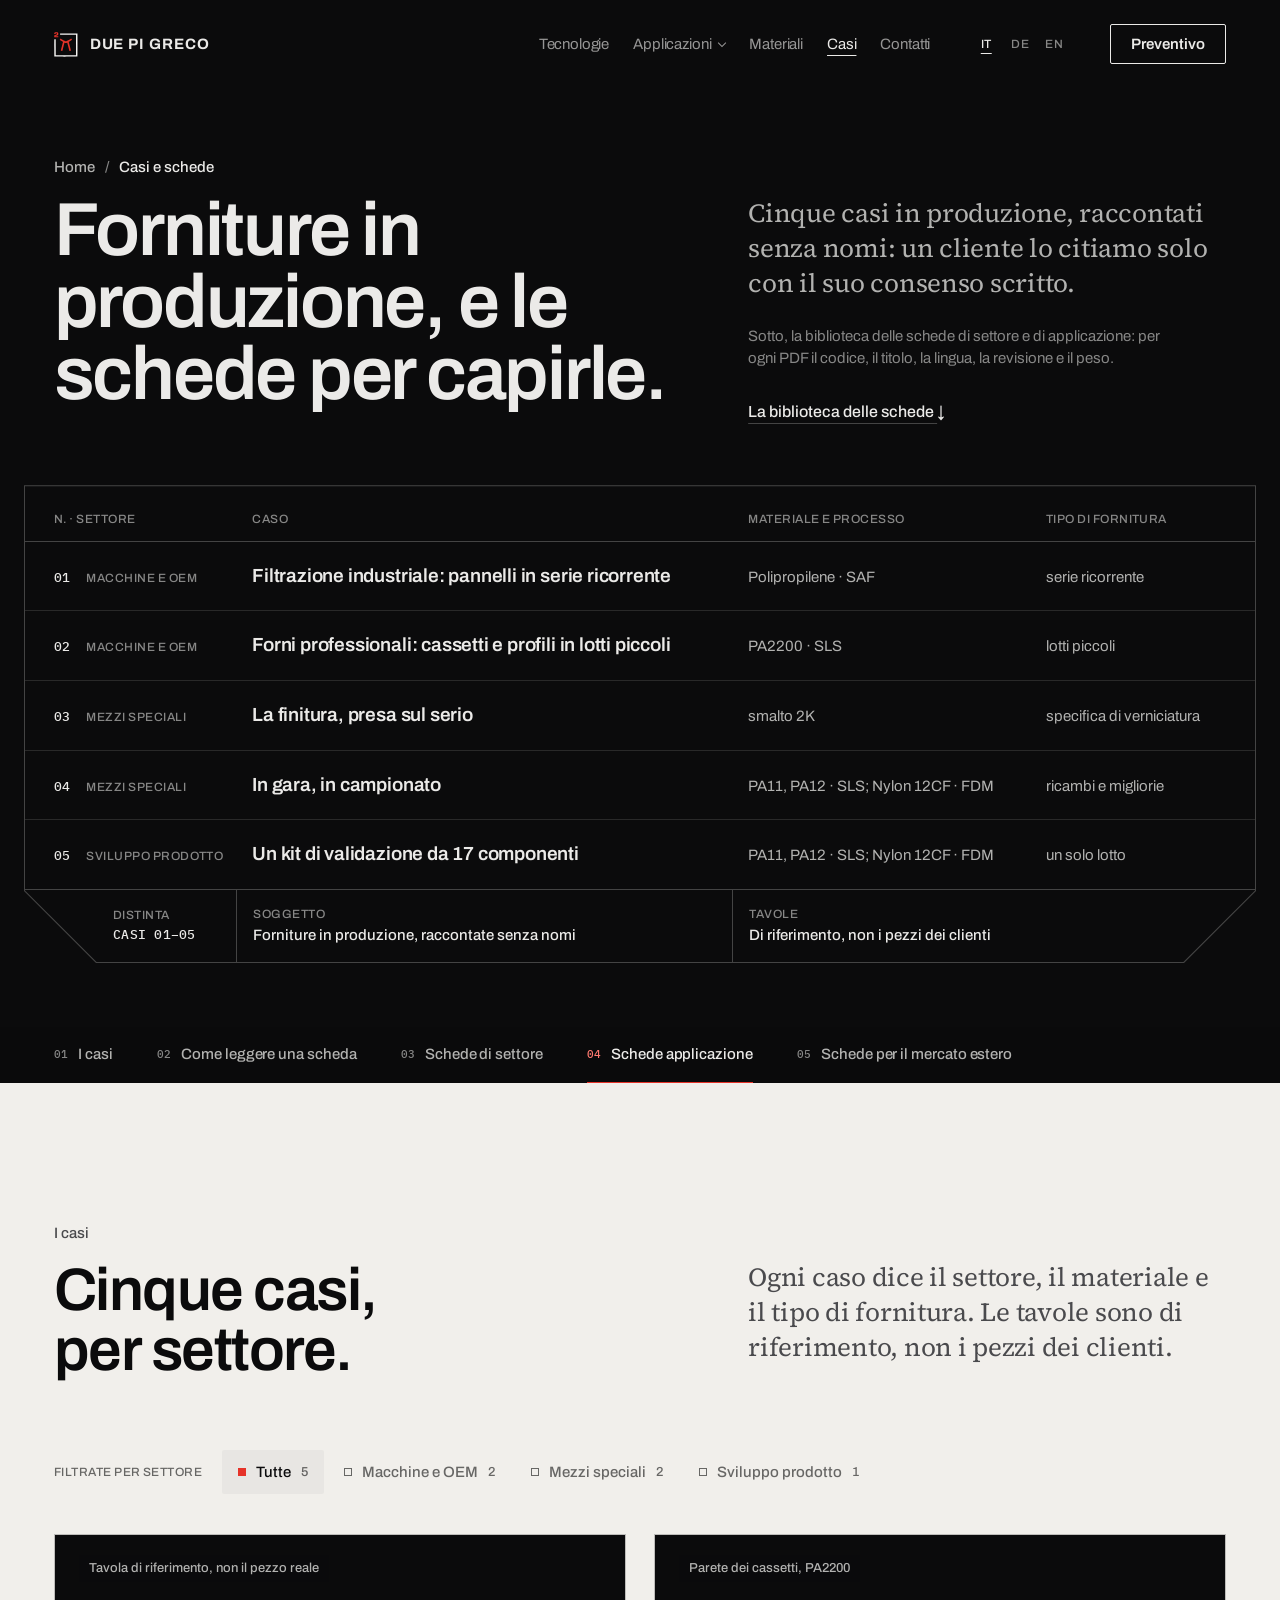
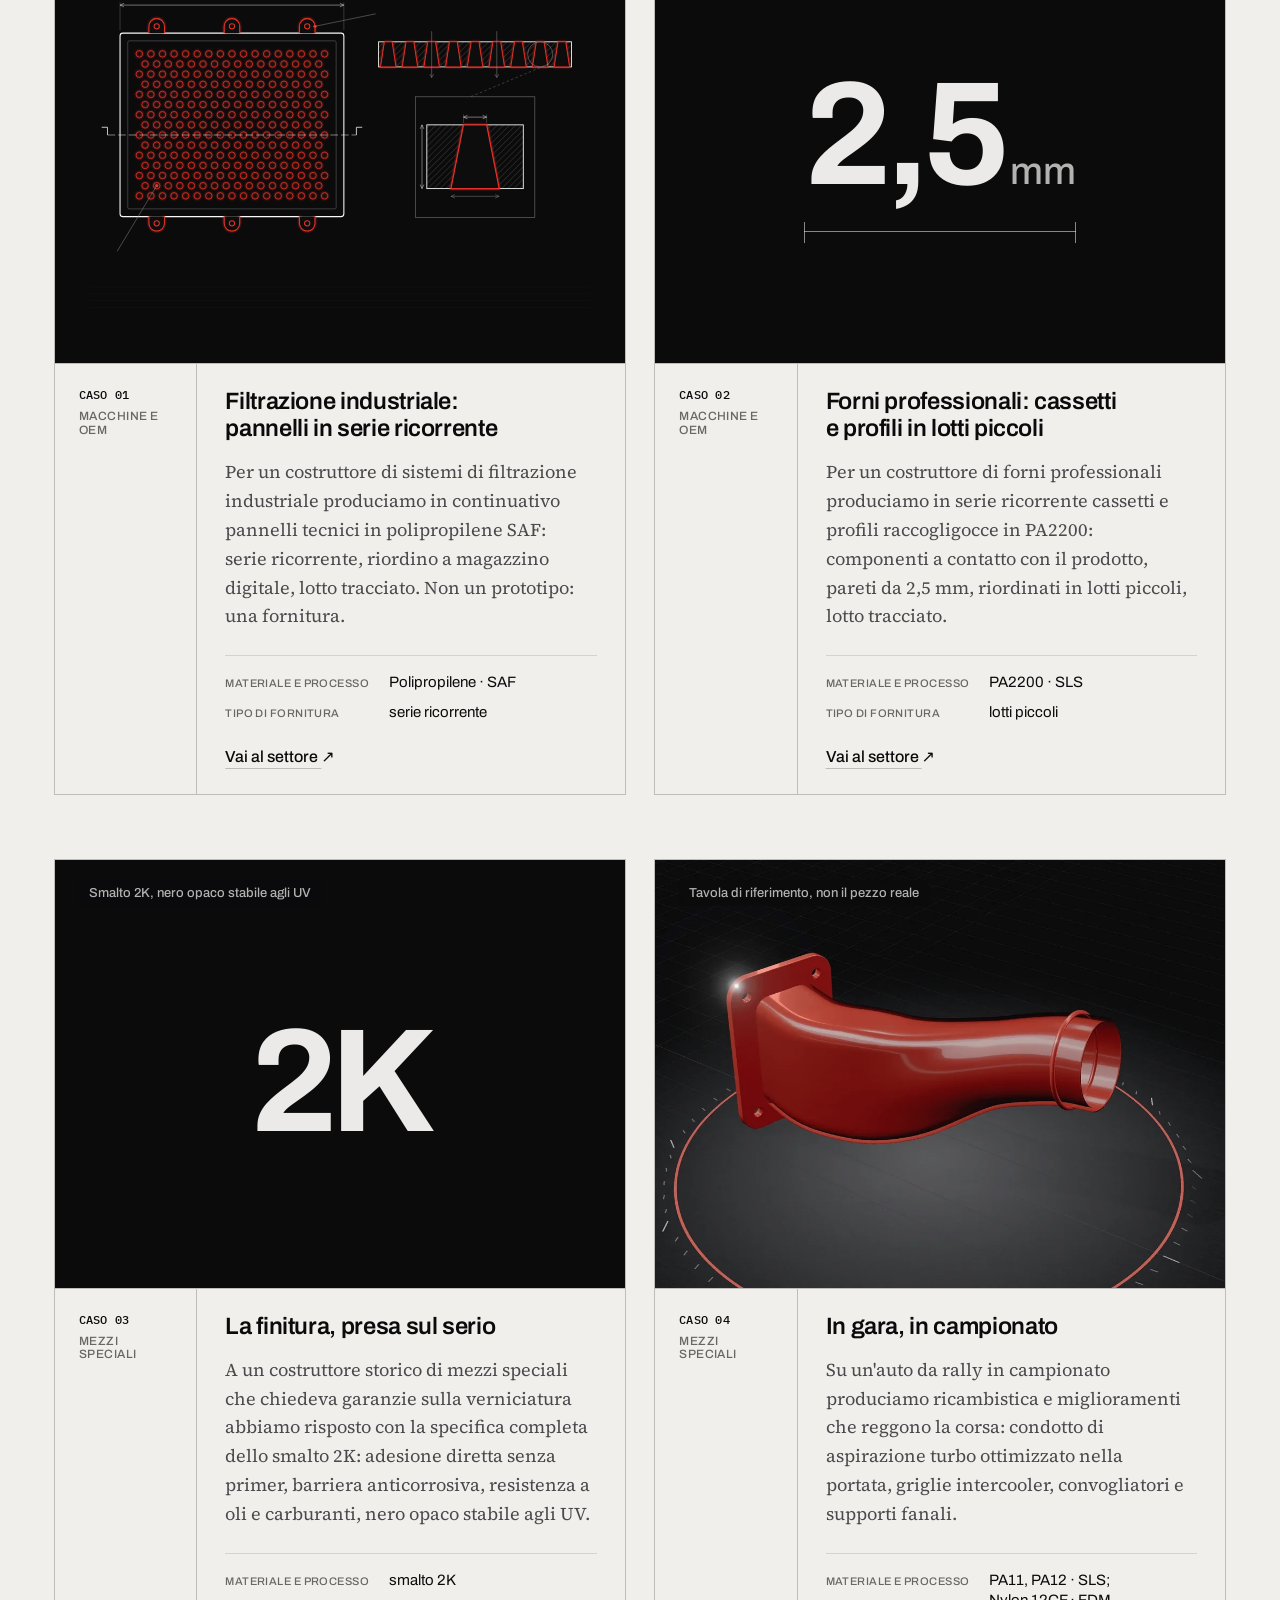
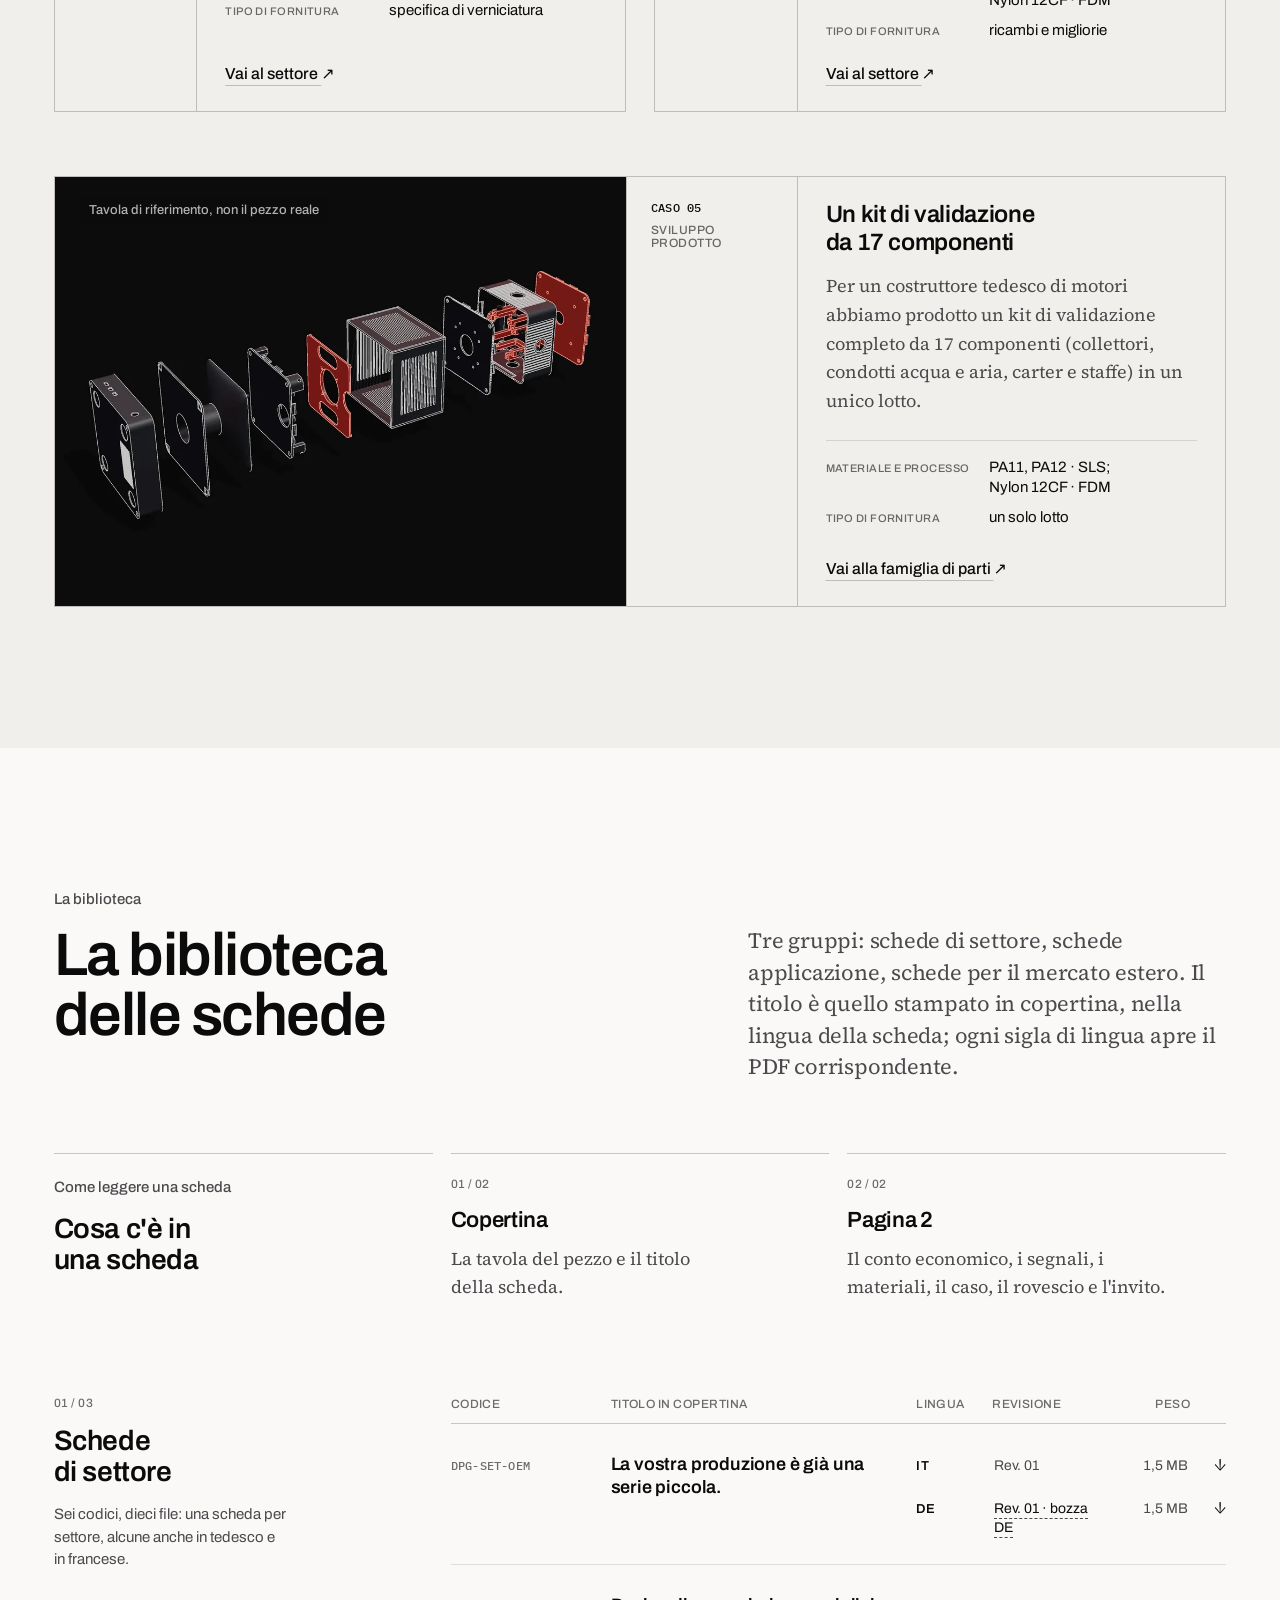
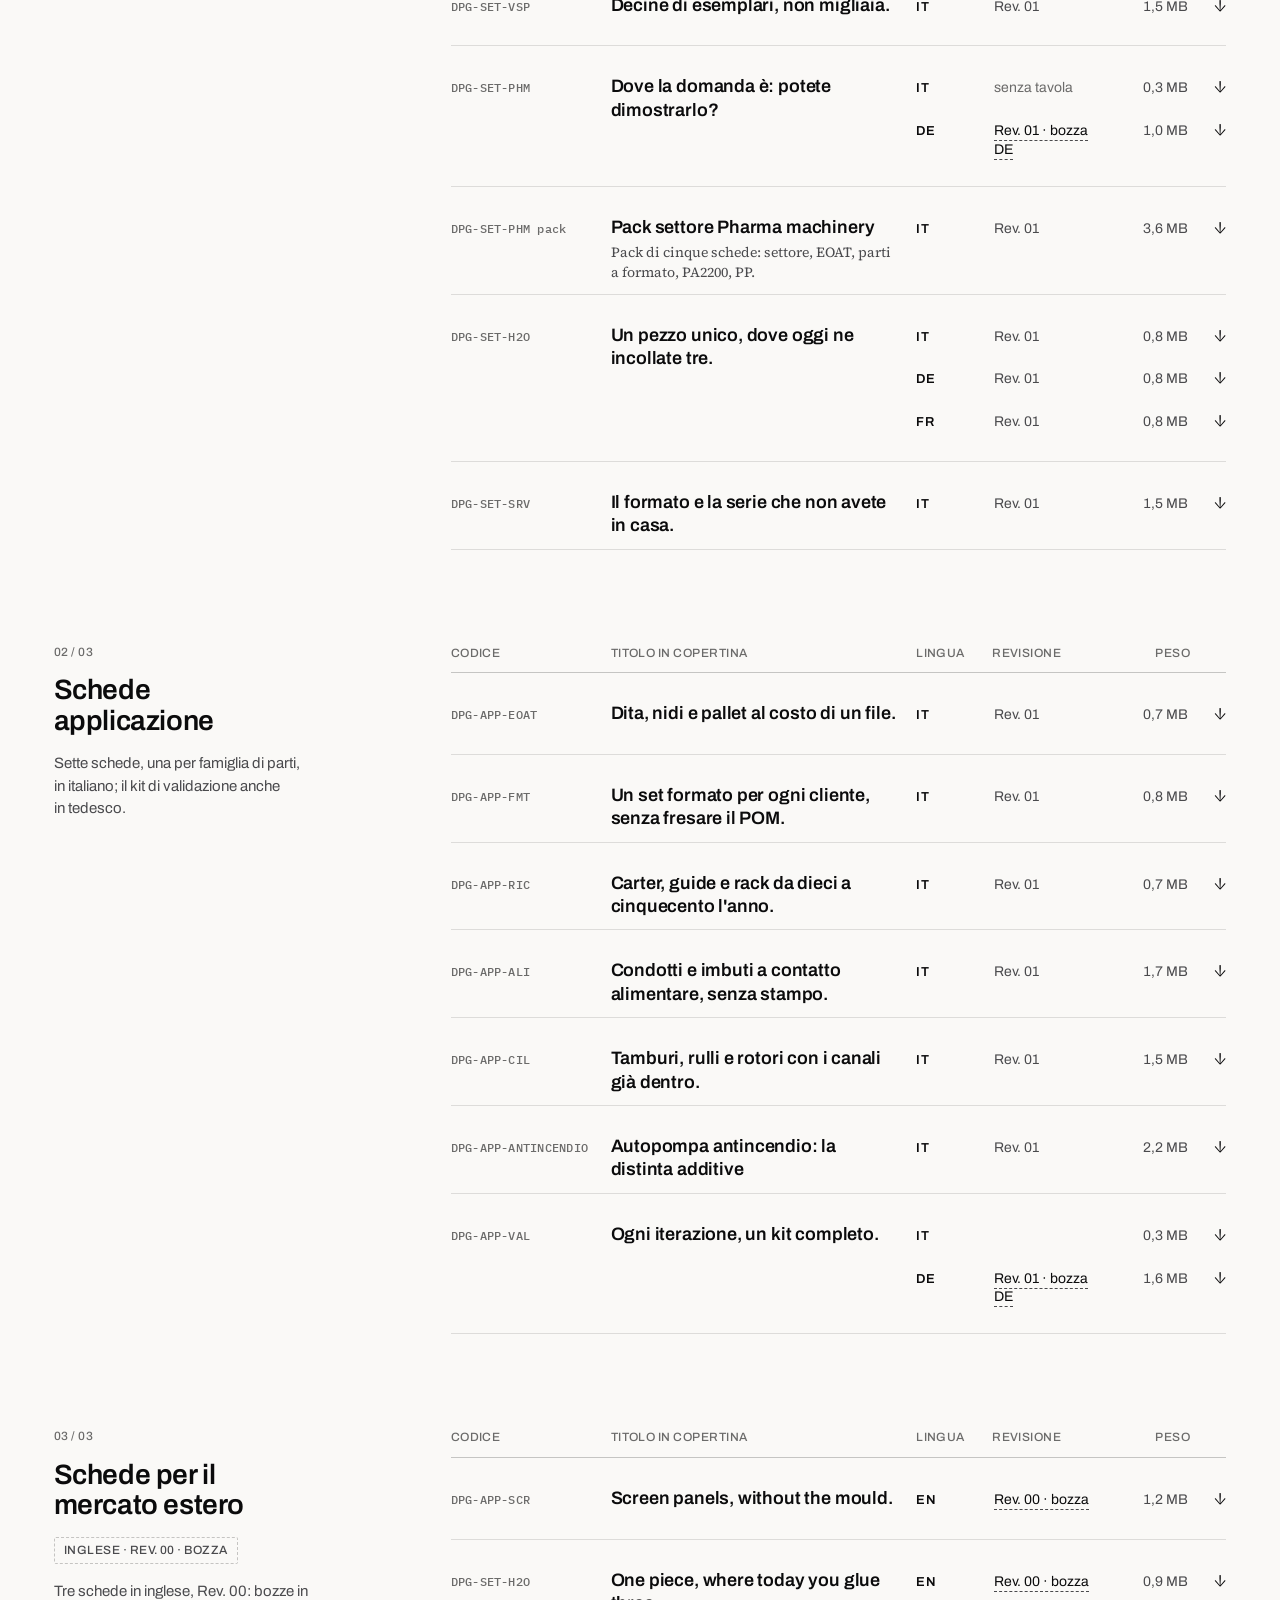
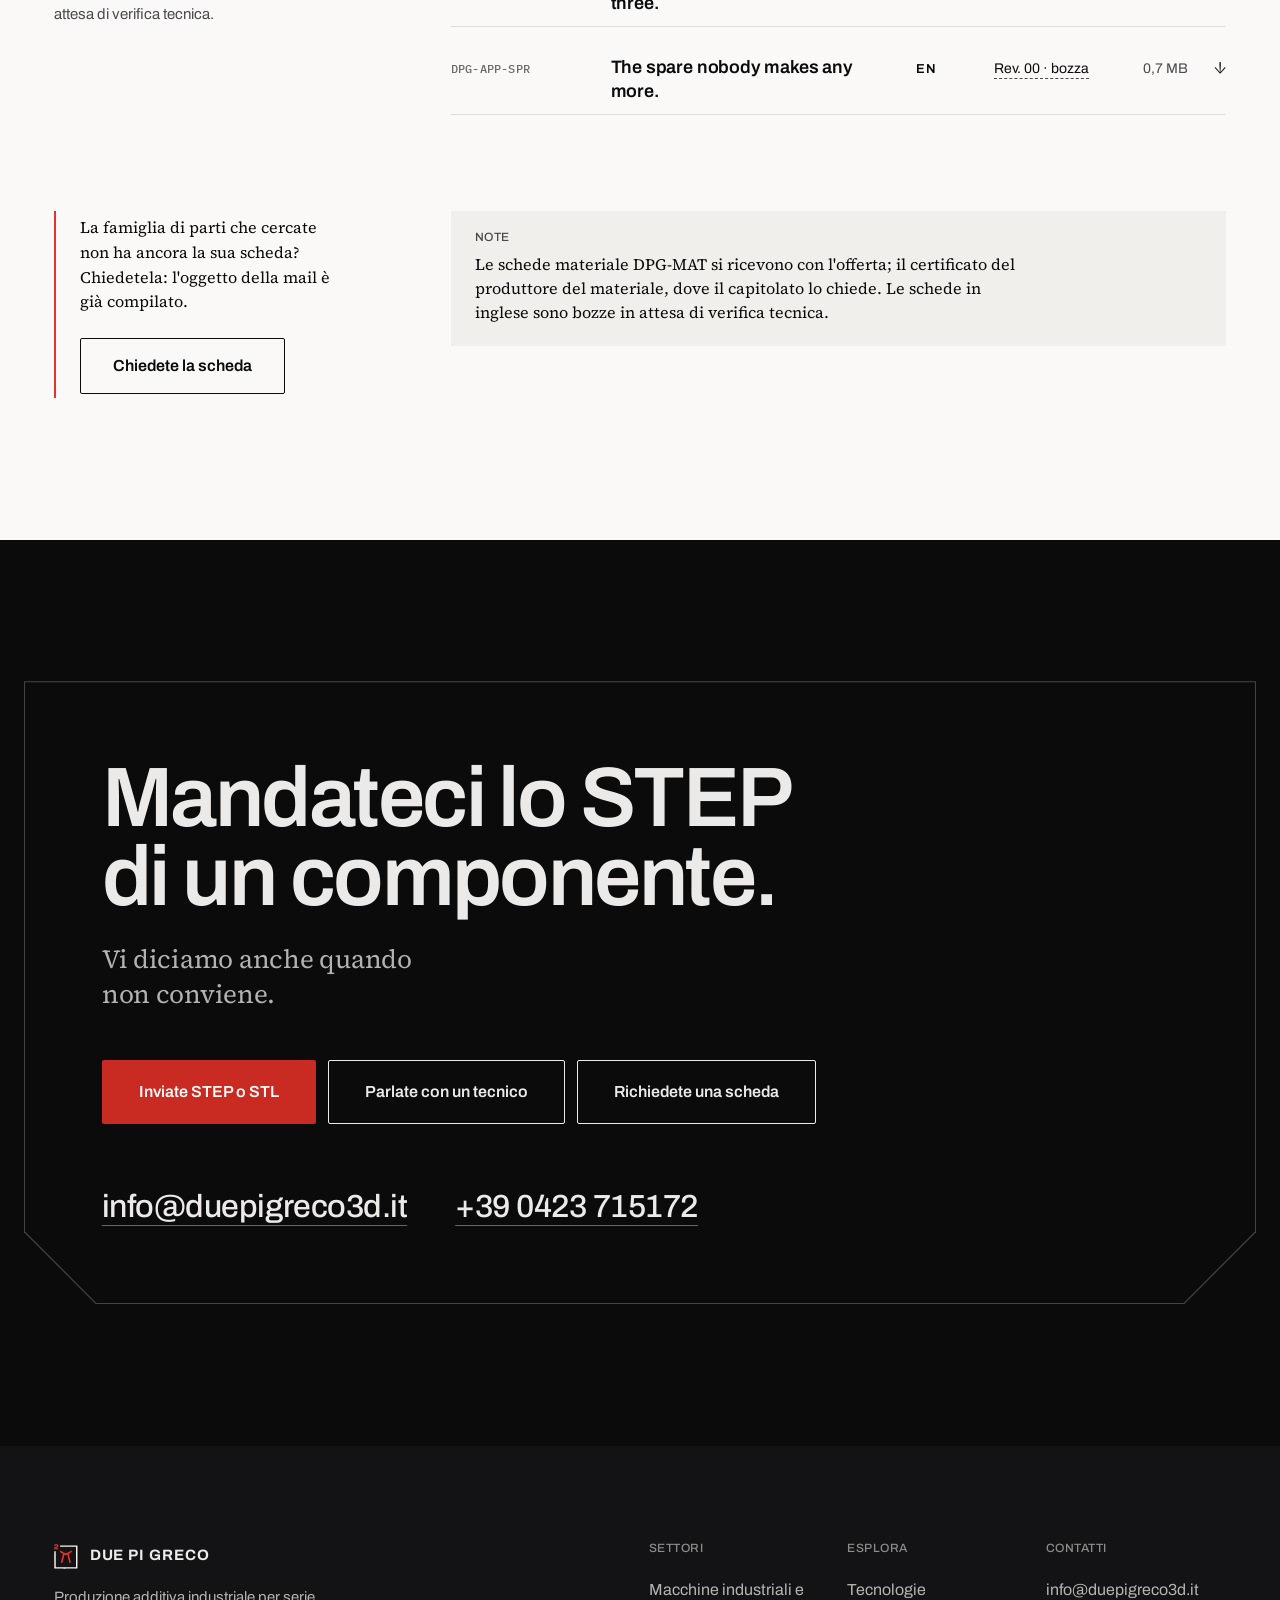
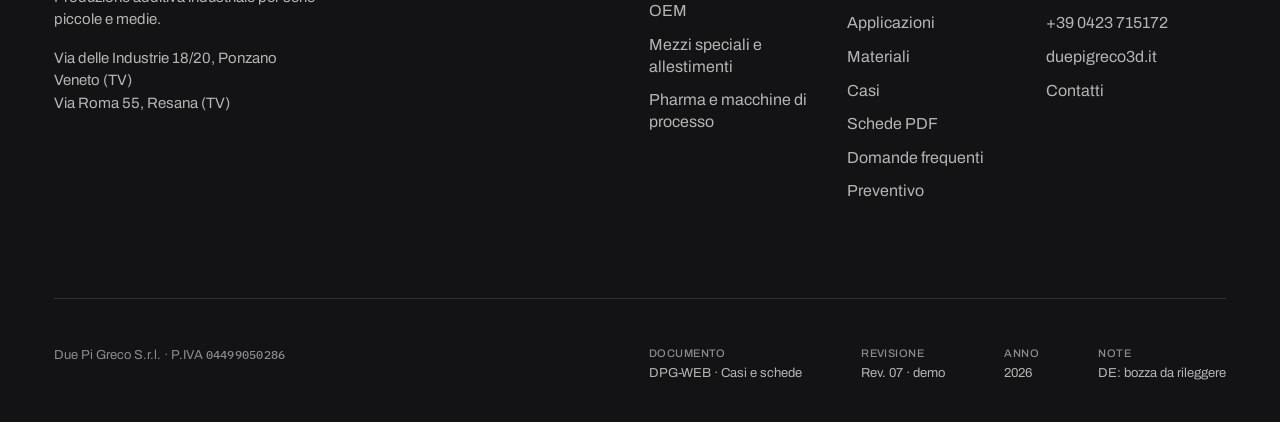
<file: casi.html>
<!doctype html><html lang="it"><head><meta charset="utf-8">
<meta name="viewport" content="width=device-width,initial-scale=1">
<meta name="description" content="Cinque casi di produzione additiva in serie, raccontati senza nomi, e la biblioteca delle schede PDF di settore e di applicazione in italiano, tedesco, francese e inglese.">
<meta name="theme-color" content="#0B0B0C">
<title>Casi e schede · Due Pi Greco</title>
<link rel="icon" type="image/svg+xml" href="assets/favicon.svg">

<link rel="stylesheet" href="assets/fonts.css"><link rel="stylesheet" href="assets/stile-r07.css">
<script>document.documentElement.classList.add('js')</script>
<script src="assets/comune.js"></script>
</head><body class="r07 p-casi ">
<!-- DPG-WEB · DPG-WEB · Casi e schede · Rev. 07. FILE GENERATO da _lavoro/r07/build_r07.py: si modifica _lavoro/r07/pagine/casi.src.html.
     Testi dal dizionario I18N in fondo (it, de, en; il de e' una bozza). Dati: solo quelli di 00_CONTENUTI_REV06.md. -->
<a class="salta" href="#contenuto" data-i="salta">Vai al contenuto</a>

<!-- BARRA (manuale 4.1): fissa, trasparente sopra la testata scura; .piena dopo 80 px. Il pannello telefono lo apre comune.js.
     Parte comune a tutte le pagine (_lavoro/r07/parti/barra.html): la pagina corrente riceve aria-current dal build. -->
<header class="topbar barra su-nero"><div class="barra-dentro">
  <a class="marchio" href="index.html" aria-label="Due Pi Greco, home"><span class="logo"><svg xmlns="http://www.w3.org/2000/svg" viewBox="0 0 855 1002" role="img" aria-label="Due Pi Greco"><title>Due Pi Greco</title><g transform="translate(0.000000,1002.000000) scale(0.100000,-0.100000)" fill-rule="evenodd"><path class="dpg-nero" fill="#0B0B0C" d="M2185 8777 c-3 -7 -4 -120 -3 -252 l3 -240 2850 -5 c1568 -3 2851 -6 2853 -8 1 -1 1 -1634 0 -3629 l-3 -3628 -3630 0 -3630 0 -3 2839 c-1 2078 -5 2843 -13 2852 -12 15 -448 21 -483 8 -15 -6 -16 -288 -16 -3105 l0 -3099 26 -10 c41 -16 8226 -13 8247 3 16 11 17 274 15 4147 l-3 4135 -3103 3 c-2502 2 -3104 0 -3107 -11z"/><path class="dpg-rosso" fill="#ED1B24" d="M555 9234 c-11 -2 -47 -9 -80 -16 -166 -31 -303 -146 -351 -294 -23 -73 -32 -335 -12 -352 12 -9 69 -12 224 -10 l209 3 11 90 c15 114 27 146 67 176 31 23 38 24 199 24 l168 0 37 -38 38 -37 0 -124 c0 -192 8 -187 -415 -291 -325 -80 -374 -100 -451 -182 -89 -95 -94 -120 -94 -483 l0 -315 715 0 715 0 0 190 0 190 -490 5 -490 5 -3 35 c-4 47 34 120 74 142 17 10 69 27 115 38 110 27 253 63 379 97 335 91 429 226 417 596 -8 225 -38 320 -133 414 -115 112 -211 136 -564 139 -146 1 -274 1 -285 -2z M2289 6883 c-23 -38 -72 -113 -108 -168 -35 -55 -82 -127 -103 -159 -21 -33 -38 -67 -38 -77 0 -11 27 -34 73 -63 257 -160 309 -192 325 -201 9 -6 36 -23 60 -38 23 -15 59 -37 80 -48 20 -11 51 -29 67 -39 17 -10 41 -25 55 -33 14 -7 84 -47 155 -89 127 -73 263 -148 316 -175 15 -7 32 -20 39 -28 13 -16 13 -19 -20 -140 -12 -44 -26 -96 -30 -115 -4 -19 -25 -98 -45 -175 -21 -77 -41 -156 -45 -176 -3 -19 -10 -41 -14 -47 -3 -6 -10 -30 -15 -54 -5 -24 -26 -106 -46 -183 -21 -77 -41 -156 -45 -175 -4 -19 -25 -98 -45 -175 -21 -77 -41 -156 -45 -175 -5 -19 -18 -71 -30 -115 -12 -44 -26 -96 -30 -115 -5 -19 -18 -71 -30 -115 -12 -44 -26 -96 -30 -115 -4 -19 -25 -98 -45 -175 -21 -77 -41 -156 -45 -175 -9 -38 -56 -215 -91 -345 -11 -44 -25 -96 -29 -115 -5 -19 -18 -71 -30 -115 -12 -44 -26 -96 -30 -115 -4 -19 -15 -62 -24 -95 -23 -86 -21 -103 12 -111 15 -4 70 -18 122 -32 52 -13 111 -28 130 -32 19 -4 71 -18 115 -31 44 -12 98 -23 119 -23 43 -1 43 -2 79 139 9 33 21 80 28 105 6 25 15 61 19 80 4 19 18 71 30 115 12 44 26 96 30 115 4 19 22 87 38 150 87 330 105 398 112 431 3 19 10 41 14 47 3 6 10 30 15 54 5 24 25 106 46 183 20 77 41 156 45 175 4 19 22 87 38 150 85 321 105 398 112 430 4 19 18 71 30 115 12 44 26 96 30 115 4 19 25 98 45 175 21 77 41 156 46 175 54 232 56 234 127 204 127 -55 332 -106 422 -107 78 0 206 30 369 89 114 41 119 41 127 7 3 -16 10 -41 15 -58 5 -16 23 -84 39 -150 38 -144 81 -309 122 -465 16 -63 34 -131 38 -150 4 -19 24 -98 45 -175 50 -193 89 -340 140 -540 24 -93 58 -224 75 -290 18 -66 36 -136 40 -155 4 -19 18 -71 30 -115 12 -44 26 -96 30 -115 4 -19 18 -71 30 -115 12 -44 25 -96 30 -115 4 -19 24 -96 43 -170 48 -181 73 -279 81 -314 7 -27 9 -28 54 -23 26 3 72 13 102 22 53 15 294 79 335 89 11 3 32 7 48 11 32 6 34 23 11 104 -22 81 -40 147 -59 221 -9 36 -22 88 -29 115 -8 28 -20 77 -29 110 -52 199 -65 251 -92 355 -10 36 -23 88 -30 115 -7 28 -19 70 -26 95 -6 25 -15 61 -19 80 -7 35 -52 204 -92 350 -11 41 -24 91 -28 110 -4 19 -24 98 -45 175 -20 77 -41 156 -45 175 -4 19 -18 71 -30 115 -12 44 -25 96 -30 115 -7 32 -31 124 -112 430 -16 63 -34 131 -38 150 -14 65 -32 135 -45 175 -25 74 -28 121 -10 139 9 9 20 16 25 16 5 0 44 20 86 45 41 25 78 45 81 45 3 0 39 20 80 45 40 25 76 45 79 45 7 0 583 348 717 433 53 34 97 68 97 76 0 8 -20 44 -43 80 -24 37 -64 98 -89 136 -129 201 -160 246 -172 251 -8 3 -60 -24 -117 -60 -148 -93 -623 -378 -694 -417 -33 -18 -73 -40 -90 -50 -16 -10 -50 -29 -75 -42 -25 -14 -74 -41 -110 -61 -184 -102 -527 -265 -660 -313 -158 -59 -207 -53 -459 54 -79 34 -460 223 -541 270 -19 11 -71 39 -115 63 -94 51 -313 176 -430 247 -114 67 -357 217 -422 260 -46 29 -89 53 -97 53 -7 0 -33 -30 -57 -67z"/></g></svg></span><b>DUE PI GRECO</b></a>
  <span class="targhetta">Demo · Rev. 07</span>
  <nav class="nav" aria-label="Menu" data-i-aria="nav_menu">
    <a href="tecnologie.html" data-i="nav_tec">Tecnologie</a>
    <div class="menu-voce"><button type="button" class="menu-apri" aria-expanded="false" aria-controls="menu-app" data-i="nav_app">Applicazioni</button>
      <div class="menu-sotto" id="menu-app">
        <a href="settore-oem.html"><i>01</i><b data-i="p_s1">Macchine industriali e OEM</b><span data-i="nav_s1d">carter, formati, attrezzaggi, ricambi</span></a>
        <a href="settore-vsp.html"><i>02</i><b data-i="p_s2">Mezzi speciali e allestimenti</b><span data-i="nav_s2d">allestimenti, flotte, finitura da carrozzeria</span></a>
        <a href="settore-phm.html"><i>03</i><b data-i="p_s3">Pharma e macchine di processo</b><span data-i="nav_s3d">parti a formato, dossier, cleanroom</span></a>
        <a class="menu-tutte" href="applicazioni.html"><i>17</i><b data-i="nav_tutti">Tutte le applicazioni</b><span data-i="nav_fam">Famiglie di parti</span></a>
      </div></div>
    <a href="materiali.html" data-i="nav_mat">Materiali</a>
    <a href="casi.html" data-i="nav_casi" aria-current="page">Casi</a>
    <a href="contatti.html" data-i="nav_cont">Contatti</a>
  </nav>
  <div class="lingue" role="group" aria-label="Lingua" data-i-aria="lingua">
    <button type="button" class="lang attiva" data-lang="it" lang="it" aria-pressed="true">IT</button>
    <button type="button" class="lang" data-lang="de" lang="de" aria-pressed="false">DE</button>
    <button type="button" class="lang" data-lang="en" lang="en" aria-pressed="false">EN</button>
  </div>
  <a class="btn btn--contorno btn--p btn-barra" href="preventivo.html" data-i="nav_prev">Preventivo</a>
  <button type="button" class="menu-tasto" aria-expanded="false" aria-controls="menu-pannello" data-i="nav_menu">Menu</button>
</div></header>

<!-- PANNELLO TELEFONO: data-bp e' la larghezza da cui la barra torna intera (comune.js lo chiude oltre questa misura) -->
<div class="menu-pannello" id="menu-pannello" role="dialog" aria-modal="true" aria-label="Menu" data-i-aria="nav_menu" data-bp="1080">
  <div class="mp-testa"><a class="marchio" href="index.html" aria-label="Due Pi Greco, home"><span class="logo"><svg xmlns="http://www.w3.org/2000/svg" viewBox="0 0 855 1002" role="img" aria-label="Due Pi Greco"><title>Due Pi Greco</title><g transform="translate(0.000000,1002.000000) scale(0.100000,-0.100000)" fill-rule="evenodd"><path class="dpg-nero" fill="#0B0B0C" d="M2185 8777 c-3 -7 -4 -120 -3 -252 l3 -240 2850 -5 c1568 -3 2851 -6 2853 -8 1 -1 1 -1634 0 -3629 l-3 -3628 -3630 0 -3630 0 -3 2839 c-1 2078 -5 2843 -13 2852 -12 15 -448 21 -483 8 -15 -6 -16 -288 -16 -3105 l0 -3099 26 -10 c41 -16 8226 -13 8247 3 16 11 17 274 15 4147 l-3 4135 -3103 3 c-2502 2 -3104 0 -3107 -11z"/><path class="dpg-rosso" fill="#ED1B24" d="M555 9234 c-11 -2 -47 -9 -80 -16 -166 -31 -303 -146 -351 -294 -23 -73 -32 -335 -12 -352 12 -9 69 -12 224 -10 l209 3 11 90 c15 114 27 146 67 176 31 23 38 24 199 24 l168 0 37 -38 38 -37 0 -124 c0 -192 8 -187 -415 -291 -325 -80 -374 -100 -451 -182 -89 -95 -94 -120 -94 -483 l0 -315 715 0 715 0 0 190 0 190 -490 5 -490 5 -3 35 c-4 47 34 120 74 142 17 10 69 27 115 38 110 27 253 63 379 97 335 91 429 226 417 596 -8 225 -38 320 -133 414 -115 112 -211 136 -564 139 -146 1 -274 1 -285 -2z M2289 6883 c-23 -38 -72 -113 -108 -168 -35 -55 -82 -127 -103 -159 -21 -33 -38 -67 -38 -77 0 -11 27 -34 73 -63 257 -160 309 -192 325 -201 9 -6 36 -23 60 -38 23 -15 59 -37 80 -48 20 -11 51 -29 67 -39 17 -10 41 -25 55 -33 14 -7 84 -47 155 -89 127 -73 263 -148 316 -175 15 -7 32 -20 39 -28 13 -16 13 -19 -20 -140 -12 -44 -26 -96 -30 -115 -4 -19 -25 -98 -45 -175 -21 -77 -41 -156 -45 -176 -3 -19 -10 -41 -14 -47 -3 -6 -10 -30 -15 -54 -5 -24 -26 -106 -46 -183 -21 -77 -41 -156 -45 -175 -4 -19 -25 -98 -45 -175 -21 -77 -41 -156 -45 -175 -5 -19 -18 -71 -30 -115 -12 -44 -26 -96 -30 -115 -5 -19 -18 -71 -30 -115 -12 -44 -26 -96 -30 -115 -4 -19 -25 -98 -45 -175 -21 -77 -41 -156 -45 -175 -9 -38 -56 -215 -91 -345 -11 -44 -25 -96 -29 -115 -5 -19 -18 -71 -30 -115 -12 -44 -26 -96 -30 -115 -4 -19 -15 -62 -24 -95 -23 -86 -21 -103 12 -111 15 -4 70 -18 122 -32 52 -13 111 -28 130 -32 19 -4 71 -18 115 -31 44 -12 98 -23 119 -23 43 -1 43 -2 79 139 9 33 21 80 28 105 6 25 15 61 19 80 4 19 18 71 30 115 12 44 26 96 30 115 4 19 22 87 38 150 87 330 105 398 112 431 3 19 10 41 14 47 3 6 10 30 15 54 5 24 25 106 46 183 20 77 41 156 45 175 4 19 22 87 38 150 85 321 105 398 112 430 4 19 18 71 30 115 12 44 26 96 30 115 4 19 25 98 45 175 21 77 41 156 46 175 54 232 56 234 127 204 127 -55 332 -106 422 -107 78 0 206 30 369 89 114 41 119 41 127 7 3 -16 10 -41 15 -58 5 -16 23 -84 39 -150 38 -144 81 -309 122 -465 16 -63 34 -131 38 -150 4 -19 24 -98 45 -175 50 -193 89 -340 140 -540 24 -93 58 -224 75 -290 18 -66 36 -136 40 -155 4 -19 18 -71 30 -115 12 -44 26 -96 30 -115 4 -19 18 -71 30 -115 12 -44 25 -96 30 -115 4 -19 24 -96 43 -170 48 -181 73 -279 81 -314 7 -27 9 -28 54 -23 26 3 72 13 102 22 53 15 294 79 335 89 11 3 32 7 48 11 32 6 34 23 11 104 -22 81 -40 147 -59 221 -9 36 -22 88 -29 115 -8 28 -20 77 -29 110 -52 199 -65 251 -92 355 -10 36 -23 88 -30 115 -7 28 -19 70 -26 95 -6 25 -15 61 -19 80 -7 35 -52 204 -92 350 -11 41 -24 91 -28 110 -4 19 -24 98 -45 175 -20 77 -41 156 -45 175 -4 19 -18 71 -30 115 -12 44 -25 96 -30 115 -7 32 -31 124 -112 430 -16 63 -34 131 -38 150 -14 65 -32 135 -45 175 -25 74 -28 121 -10 139 9 9 20 16 25 16 5 0 44 20 86 45 41 25 78 45 81 45 3 0 39 20 80 45 40 25 76 45 79 45 7 0 583 348 717 433 53 34 97 68 97 76 0 8 -20 44 -43 80 -24 37 -64 98 -89 136 -129 201 -160 246 -172 251 -8 3 -60 -24 -117 -60 -148 -93 -623 -378 -694 -417 -33 -18 -73 -40 -90 -50 -16 -10 -50 -29 -75 -42 -25 -14 -74 -41 -110 -61 -184 -102 -527 -265 -660 -313 -158 -59 -207 -53 -459 54 -79 34 -460 223 -541 270 -19 11 -71 39 -115 63 -94 51 -313 176 -430 247 -114 67 -357 217 -422 260 -46 29 -89 53 -97 53 -7 0 -33 -30 -57 -67z"/></g></svg></span><b>DUE PI GRECO</b></a>
    <button type="button" class="menu-tasto" data-menu-chiudi data-i="nav_chiudi">Chiudi</button></div>
  <ul class="mp-voci">
    <li><a href="index.html" data-i="nav_home">Home</a></li>
    <li><a href="tecnologie.html" data-i="nav_tec">Tecnologie</a></li>
    <li><a href="applicazioni.html" data-i="nav_app">Applicazioni</a></li>
    <li><a href="materiali.html" data-i="nav_mat">Materiali</a></li>
    <li><a href="casi.html" data-i="nav_casi" aria-current="page">Casi</a></li>
    <li><a href="contatti.html" data-i="nav_cont">Contatti</a></li>
  </ul>
  <a class="btn btn--primario mp-cta" href="preventivo.html" data-i="nav_prev">Preventivo</a>
  <p class="etichetta mp-lab" data-i="nav_set">Settori</p>
  <ul class="mp-settori">
    <li><a href="settore-oem.html"><span class="solo-lettore">01 </span><b data-i="p_s1">Macchine industriali e OEM</b><span data-i="nav_s1d">carter, formati, attrezzaggi, ricambi</span></a></li>
    <li><a href="settore-vsp.html"><span class="solo-lettore">02 </span><b data-i="p_s2">Mezzi speciali e allestimenti</b><span data-i="nav_s2d">allestimenti, flotte, finitura da carrozzeria</span></a></li>
    <li><a href="settore-phm.html"><span class="solo-lettore">03 </span><b data-i="p_s3">Pharma e macchine di processo</b><span data-i="nav_s3d">parti a formato, dossier, cleanroom</span></a></li>
  </ul>
  <p class="etichetta mp-lab" data-i="top_c">Contatti</p>
  <p class="mp-contatti"><a href="mailto:info@duepigreco3d.it">info@duepigreco3d.it</a><br><a href="tel:+390423715172">+39 0423 715172</a></p>
  <p class="etichetta mp-lab" id="mp-lingua" data-i="lingua">Lingua</p>
  <div class="mp-lingue" role="group" aria-labelledby="mp-lingua">
    <button type="button" class="lang attiva" data-lang="it" lang="it" aria-pressed="true">IT</button>
    <button type="button" class="lang" data-lang="de" lang="de" aria-pressed="false">DE</button>
    <button type="button" class="lang" data-lang="en" lang="en" aria-pressed="false">EN</button>
  </div>
</div>

<main id="contenuto" tabindex="-1">

<!-- TESTATA · nero. Briciole, H1 (lo slogan della pagina), lead e una sola azione (un link: nessun bottone pieno qui).
     Sotto, in cornice, la distinta dei cinque casi come la distinta base di un disegno: le colonne stanno sulla griglia
     della pagina (il materiale parte sotto la lead), il cartiglio chiude il foglio. Poi l'indice fermo sotto la barra. -->
<section class="testata testata--con-indice su-nero" aria-labelledby="h-titolo">
  <div class="griglia testata-testa">
    <div class="testata-titolo rivela">
      <nav class="briciole" aria-label="Sei qui" data-i-aria="cs7_bric"><a href="index.html" data-i="torna">Home</a><span aria-hidden="true">/</span><span aria-current="page" data-i="occ">Casi e schede</span></nav>
      <h1 id="h-titolo" data-i="h1">Forniture in produzione, e le schede per capirle.</h1>
    </div>
    <div class="testata-lato rivela r2">
      <p class="lead" data-i="intro">Cinque casi in produzione, raccontati senza nomi: un cliente lo citiamo solo con il suo consenso scritto.</p>
      <p class="cs-intro-b" data-i="cs7_intro_b">Sotto, la biblioteca delle schede di settore e di applicazione: per ogni PDF il codice, il titolo, la lingua, la revisione e il peso.</p>
      <div class="testata-azioni">
        <a class="link" href="#schede"><span data-i="bib_t">La biblioteca delle schede</span> <span class="freccia" aria-hidden="true">↓</span></a>
      </div>
    </div>
  </div>

  <div class="cornice rivela r3">
    <figure class="cornice-dentro distinta-foglio" aria-labelledby="dst-cap">
      <p class="solo-lettore" id="dst-cap" data-i="cs7_dst_cap">Distinta dei cinque casi: settore, materiale e processo, tipo di fornitura</p>
      <div class="dst-testa" aria-hidden="true"><span class="dst-n" data-i="cs7_dst_n">N. · Settore</span><span class="dst-tit" data-i="cs7_dst_caso">Caso</span><span class="dst-mat" data-i="d_mat">Materiale e processo</span><span class="dst-tipo" data-i="d_tipo">Tipo di fornitura</span></div>
      <ol class="distinta">
        <li><a class="dst-riga" href="#caso-01"><span class="dst-n"><span class="mono">01</span><span class="etichetta" data-i="set_oem">Macchine e OEM</span></span><span class="dst-tit" data-i="c0_t">Filtrazione industriale: pannelli in serie ricorrente</span><span class="dst-mat" data-i="c0_mat">Polipropilene · SAF</span><span class="dst-tipo" data-i="c0_tipo">serie ricorrente</span></a></li>
        <li><a class="dst-riga" href="#caso-02"><span class="dst-n"><span class="mono">02</span><span class="etichetta" data-i="set_oem">Macchine e OEM</span></span><span class="dst-tit" data-i="c1_t">Forni professionali: cassetti e profili in lotti piccoli</span><span class="dst-mat" data-i="c1_mat">PA2200 · SLS</span><span class="dst-tipo" data-i="c1_tipo">lotti piccoli</span></a></li>
        <li><a class="dst-riga" href="#caso-03"><span class="dst-n"><span class="mono">03</span><span class="etichetta" data-i="set_vsp">Mezzi speciali</span></span><span class="dst-tit" data-i="c2_t">La finitura, presa sul serio</span><span class="dst-mat" data-i="c2_mat">smalto 2K</span><span class="dst-tipo" data-i="c2_tipo">specifica di verniciatura</span></a></li>
        <li><a class="dst-riga" href="#caso-04"><span class="dst-n"><span class="mono">04</span><span class="etichetta" data-i="set_vsp">Mezzi speciali</span></span><span class="dst-tit" data-i="c3_t">In gara, in campionato</span><span class="dst-mat" data-i="c3_mat">PA11, PA12 · SLS; Nylon 12CF · FDM</span><span class="dst-tipo" data-i="c3_tipo">ricambi e migliorie</span></a></li>
        <li><a class="dst-riga" href="#caso-05"><span class="dst-n"><span class="mono">05</span><span class="etichetta" data-i="set_dev">Sviluppo prodotto</span></span><span class="dst-tit" data-i="c4_t">Un kit di validazione da 17 componenti</span><span class="dst-mat" data-i="c4_mat">PA11, PA12 · SLS; Nylon 12CF · FDM</span><span class="dst-tipo" data-i="c4_tipo">un solo lotto</span></a></li>
      </ol>
      <figcaption>
        <dl class="cartiglio dst-cartiglio">
          <div><dt data-i="cs7_cg_dst">Distinta</dt><dd class="mono" data-i="cs7_cg_dst_v">CASI 01–05</dd></div>
          <div><dt data-i="cs7_cg_sog">Soggetto</dt><dd data-i="cs7_cg_sog_v">Forniture in produzione, raccontate senza nomi</dd></div>
          <div><dt data-i="cs7_cg_tav">Tavole</dt><dd data-i="cs7_cg_tav_v">Di riferimento, non i pezzi dei clienti</dd></div>
        </dl>
      </figcaption>
    </figure>
  </div>
</section>

<!-- INDICE · fratello delle sezioni (non dentro la testata): cosi' resta fermo sotto la barra per tutta la pagina -->
<nav class="indice" aria-label="In questa pagina" data-i-aria="cs7_ind">
  <div class="indice-dentro">
    <a href="#casi"><i>01</i><span data-i="s_o">I casi</span></a>
    <a href="#leggere"><i>02</i><span data-i="leggi_o">Come leggere una scheda</span></a>
    <a href="#schede-settore"><i>03</i><span data-i="bib_g1">Schede di settore</span></a>
    <a href="#schede-applicazione"><i>04</i><span data-i="bib_g2">Schede applicazione</span></a>
    <a href="#schede-estero"><i>05</i><span data-i="bib_g3">Schede per il mercato estero</span></a>
  </div>
</nav>

<!-- I CASI · panna. Le tavole nere stanno sul foglio chiaro come disegni; il cartiglio di ogni caso e' sulla carta.
     Filtri: DPG_filtri di r07.js, stessi data-f (tutti oem vsp dev) e data-set della Rev. 06. Le card sono articoli, non link.
     Tavole: c0 e c3 quelle della home, c4 la tavola della famiglia Kit di validazione; c1 e c2 non hanno una tavola:
     il riquadro porta il dato del caso scritto in grande, senza etichetta "Tavola" (e' testo, non un disegno). -->
<section class="sezione sezione--panna su-carta" id="casi" aria-labelledby="h-casi">
  <div class="griglia testa-split">
    <div class="ts-titolo rivela"><p class="occhiello" data-i="s_o">I casi</p><h2 id="h-casi" data-i="cs7_h2">Cinque casi, per settore.</h2></div>
    <p class="lead ts-lead rivela r2" data-i="cs7_lead">Ogni caso dice il settore, il materiale e il tipo di fornitura. Le tavole sono di riferimento, non i pezzi dei clienti.</p>
  </div>
  <div class="griglia">
    <div class="filtri cs-filtri rivela" role="group" aria-labelledby="cs-filtri-et">
      <span class="etichetta cs-filtri-et" id="cs-filtri-et" data-i="s_t">Filtrate per settore</span>
      <button type="button" class="filtro" data-f="tutti" aria-pressed="true"><span data-i="set_tutti">Tutte</span><span class="n conta"></span></button>
      <button type="button" class="filtro" data-f="oem" aria-pressed="false"><span data-i="set_oem">Macchine e OEM</span><span class="n conta"></span></button>
      <button type="button" class="filtro" data-f="vsp" aria-pressed="false"><span data-i="set_vsp">Mezzi speciali</span><span class="n conta"></span></button>
      <button type="button" class="filtro" data-f="dev" aria-pressed="false"><span data-i="set_dev">Sviluppo prodotto</span><span class="n conta"></span></button>
    </div>
    <p class="solo-lettore" id="casi-esito" aria-live="polite"></p>
  </div>

  <div class="griglia casi-elenco">
    <article class="caso caso--pagina rivela" id="caso-01" data-set="oem" aria-labelledby="cs1-t">
      <div class="caso-fig su-nero"><img src="assets/app_scr_disegno.svg" width="1040" height="700" alt="Tavola di riferimento: pannello forato per griglia, in polipropilene" data-i-alt="c7_1alt" loading="lazy" decoding="async"><span class="etichetta caso-tav" data-i="c7_rif">Tavola di riferimento, non il pezzo reale</span></div>
      <div class="caso-cartiglio">
        <div class="cc-sx"><span class="mono"><span data-i="c7_caso">CASO</span> 01</span><span class="etichetta"><span class="solo-lettore"><span data-i="d_set">Settore</span>: </span><span data-i="set_oem">Macchine e OEM</span></span></div>
        <div class="cc-dx">
          <h3 id="cs1-t" data-i="c0_t">Filtrazione industriale: pannelli in serie ricorrente</h3>
          <p class="caso-testo" data-i="c0_p">Per un costruttore di sistemi di filtrazione industriale produciamo in continuativo pannelli tecnici in polipropilene SAF: serie ricorrente, riordino a magazzino digitale, lotto tracciato. Non un prototipo: una fornitura.</p>
          <dl class="scheda caso-dati"><div><dt data-i="d_mat">Materiale e processo</dt><dd data-i="c0_mat">Polipropilene · SAF</dd></div><div><dt data-i="d_tipo">Tipo di fornitura</dt><dd data-i="c0_tipo">serie ricorrente</dd></div></dl>
          <a class="link" href="settore-oem.html"><span data-i="vai">Vai al settore</span> <span class="freccia" aria-hidden="true">↗</span></a>
        </div>
      </div>
    </article>

    <article class="caso caso--pagina rivela r2" id="caso-02" data-set="oem" aria-labelledby="cs2-t">
      <div class="caso-fig caso-fig--cifra su-nero" aria-hidden="true"><span class="etichetta caso-tav" data-i="cs7_c1_cifra_l">Parete dei cassetti, PA2200</span><span class="cifra cifra--quota"><span data-i="cs7_c1_cifra">2,5</span><small>mm</small></span></div>
      <div class="caso-cartiglio">
        <div class="cc-sx"><span class="mono"><span data-i="c7_caso">CASO</span> 02</span><span class="etichetta"><span class="solo-lettore"><span data-i="d_set">Settore</span>: </span><span data-i="set_oem">Macchine e OEM</span></span></div>
        <div class="cc-dx">
          <h3 id="cs2-t" data-i="c1_t">Forni professionali: cassetti e profili in lotti piccoli</h3>
          <p class="caso-testo" data-i="c1_p">Per un costruttore di forni professionali produciamo in serie ricorrente cassetti e profili raccogligocce in PA2200: componenti a contatto con il prodotto, pareti da 2,5 mm, riordinati in lotti piccoli, lotto tracciato.</p>
          <dl class="scheda caso-dati"><div><dt data-i="d_mat">Materiale e processo</dt><dd data-i="c1_mat">PA2200 · SLS</dd></div><div><dt data-i="d_tipo">Tipo di fornitura</dt><dd data-i="c1_tipo">lotti piccoli</dd></div></dl>
          <a class="link" href="settore-oem.html"><span data-i="vai">Vai al settore</span> <span class="freccia" aria-hidden="true">↗</span></a>
        </div>
      </div>
    </article>

    <article class="caso caso--pagina rivela" id="caso-03" data-set="vsp" aria-labelledby="cs3-t">
      <div class="caso-fig caso-fig--cifra su-nero" aria-hidden="true"><span class="etichetta caso-tav" data-i="cs7_c2_cifra_l">Smalto 2K, nero opaco stabile agli UV</span><span class="cifra">2K</span></div>
      <div class="caso-cartiglio">
        <div class="cc-sx"><span class="mono"><span data-i="c7_caso">CASO</span> 03</span><span class="etichetta"><span class="solo-lettore"><span data-i="d_set">Settore</span>: </span><span data-i="set_vsp">Mezzi speciali</span></span></div>
        <div class="cc-dx">
          <h3 id="cs3-t" data-i="c2_t">La finitura, presa sul serio</h3>
          <p class="caso-testo" data-i="c2_p">A un costruttore storico di mezzi speciali che chiedeva garanzie sulla verniciatura abbiamo risposto con la specifica completa dello smalto 2K: adesione diretta senza primer, barriera anticorrosiva, resistenza a oli e carburanti, nero opaco stabile agli UV.</p>
          <dl class="scheda caso-dati"><div><dt data-i="d_mat">Materiale e processo</dt><dd data-i="c2_mat">smalto 2K</dd></div><div><dt data-i="d_tipo">Tipo di fornitura</dt><dd data-i="c2_tipo">specifica di verniciatura</dd></div></dl>
          <a class="link" href="settore-vsp.html"><span data-i="vai">Vai al settore</span> <span class="freccia" aria-hidden="true">↗</span></a>
        </div>
      </div>
    </article>

    <article class="caso caso--pagina rivela r2" id="caso-04" data-set="vsp" aria-labelledby="cs4-t">
      <div class="caso-fig caso-fig--resa su-nero"><img src="assets/app_mot.webp" width="1200" height="800" alt="Tavola della famiglia Motorsport, parti additive in rosso" data-i-alt="c7_2alt" loading="lazy" decoding="async"><span class="etichetta caso-tav" data-i="c7_rif">Tavola di riferimento, non il pezzo reale</span></div>
      <div class="caso-cartiglio">
        <div class="cc-sx"><span class="mono"><span data-i="c7_caso">CASO</span> 04</span><span class="etichetta"><span class="solo-lettore"><span data-i="d_set">Settore</span>: </span><span data-i="set_vsp">Mezzi speciali</span></span></div>
        <div class="cc-dx">
          <h3 id="cs4-t" data-i="c3_t">In gara, in campionato</h3>
          <p class="caso-testo" data-i="c3_p">Su un'auto da rally in campionato produciamo ricambistica e miglioramenti che reggono la corsa: condotto di aspirazione turbo ottimizzato nella portata, griglie intercooler, convogliatori e supporti fanali.</p>
          <dl class="scheda caso-dati"><div><dt data-i="d_mat">Materiale e processo</dt><dd data-i="c3_mat">PA11, PA12 · SLS; Nylon 12CF · FDM</dd></div><div><dt data-i="d_tipo">Tipo di fornitura</dt><dd data-i="c3_tipo">ricambi e migliorie</dd></div></dl>
          <a class="link" href="settore-vsp.html"><span data-i="vai">Vai al settore</span> <span class="freccia" aria-hidden="true">↗</span></a>
        </div>
      </div>
    </article>

    <article class="caso caso--pagina caso--largo rivela" id="caso-05" data-set="dev" aria-labelledby="cs5-t">
      <div class="caso-fig caso-fig--val su-nero"><img src="assets/app_val.webp" width="1200" height="800" alt="Tavola della famiglia Kit di validazione: assieme in vista esplosa, parti additive in rosso" data-i-alt="cs7_c4_alt" loading="lazy" decoding="async"><span class="etichetta caso-tav" data-i="c7_rif">Tavola di riferimento, non il pezzo reale</span></div>
      <div class="caso-cartiglio">
        <div class="cc-sx"><span class="mono"><span data-i="c7_caso">CASO</span> 05</span><span class="etichetta"><span class="solo-lettore"><span data-i="d_set">Settore</span>: </span><span data-i="set_dev">Sviluppo prodotto</span></span></div>
        <div class="cc-dx">
          <h3 id="cs5-t" data-i="c4_t">Un kit di validazione da 17 componenti</h3>
          <p class="caso-testo" data-i="c4_p">Per un costruttore tedesco di motori abbiamo prodotto un kit di validazione completo da 17 componenti (collettori, condotti acqua e aria, carter e staffe) in un unico lotto.</p>
          <dl class="scheda caso-dati"><div><dt data-i="d_mat">Materiale e processo</dt><dd data-i="c4_mat">PA11, PA12 · SLS; Nylon 12CF · FDM</dd></div><div><dt data-i="d_tipo">Tipo di fornitura</dt><dd data-i="c4_tipo">un solo lotto</dd></div></dl>
          <a class="link" href="applicazioni.html#val"><span data-i="cs7_vai_fam">Vai alla famiglia di parti</span> <span class="freccia" aria-hidden="true">↗</span></a>
        </div>
      </div>
    </article>
  </div>
</section>

<!-- LA BIBLIOTECA DELLE SCHEDE · carta, l'ultima sezione prima della striscia nera.
     Prima "come leggere una scheda" (#leggere), poi i tre gruppi come il registro dei disegni di un ufficio tecnico:
     testa del gruppo ferma a sinistra su 4 colonne, registro a destra su 8. Una riga per codice, un link per file
     (lingua, revisione, peso letto dal file dal build). I titoli sono quelli di copertina, nella lingua della scheda, fuori dal
     dizionario. Le bozze si dicono con il tratteggio sotto la revisione, non con il rosso. Tutti i 21 PDF di sito/schede. -->
<section class="sezione su-carta" id="schede" aria-labelledby="h-schede">
  <div class="griglia testa-split">
    <div class="ts-titolo rivela"><p class="occhiello" data-i="bib_o">La biblioteca</p><h2 id="h-schede" data-i="bib_t">La biblioteca delle schede</h2></div>
    <p class="lead ts-lead rivela r2" data-i="bib_p">Tre gruppi: schede di settore, schede applicazione, schede per il mercato estero. Il titolo è quello stampato in copertina, nella lingua della scheda; ogni sigla di lingua apre il PDF corrispondente.</p>
  </div>

  <div class="griglia leggere" id="leggere">
    <div class="leggi-lato rivela"><p class="occhiello" data-i="leggi_o">Come leggere una scheda</p><h3 data-i="leggi_t">Cosa c'è in una scheda</h3></div>
    <ol class="leggi">
      <li class="rivela"><span class="etichetta">01 / 02</span><h4 data-i="leggi_1t">Copertina</h4><p data-i="leggi_1p">La tavola del pezzo e il titolo della scheda.</p></li>
      <li class="rivela r2"><span class="etichetta">02 / 02</span><h4 data-i="leggi_2t">Pagina 2</h4><p data-i="leggi_2p">Il conto economico, i segnali, i materiali, il caso, il rovescio e l'invito.</p></li>
    </ol>
  </div>

  <!-- gruppo 1 · schede di settore: sei codici, dieci file -->
  <section class="griglia bib-gruppo" id="schede-settore" aria-labelledby="h-g1">
    <div class="bg-lato rivela">
      <span class="etichetta">01 / 03</span>
      <h3 id="h-g1" data-i="bib_g1">Schede di settore</h3>
      <p data-i="bib_g1p">Sei codici, dieci file: una scheda per settore, alcune anche in tedesco e in francese.</p>
    </div>
    <div class="bg-elenco rivela r2">
      <div class="registro-testa" aria-hidden="true"><span data-i="cs7_reg_cod">Codice</span><span data-i="cs7_reg_tit">Titolo in copertina</span><span data-i="lingua">Lingua</span><span data-i="c_rev">Revisione</span><span data-i="cs7_reg_peso">Peso</span><span></span></div>
      <ol class="registro registro--multi">
        <li><span class="reg-cod">DPG-SET-OEM</span><span class="reg-tit"><b id="rt-set-oem" lang="it">La vostra produzione è già una serie piccola.</b></span>
          <ul class="reg-file">
            <li><a href="schede/DPG_Scheda_Settore_OEM.pdf" hreflang="it" type="application/pdf" aria-describedby="rt-set-oem"><span class="reg-lng"><span aria-hidden="true">IT</span><span class="solo-lettore" data-i="cs7_lng_it">PDF in italiano</span></span><span class="reg-rev">Rev. 01</span><span class="reg-peso"><span data-mb="1.5">1,5</span>&nbsp;MB</span><span class="freccia" aria-hidden="true">↓</span></a></li>
            <li><a href="schede/DPG_Scheda_OEM_DE.pdf" hreflang="de" type="application/pdf" aria-describedby="rt-set-oem"><span class="reg-lng"><span aria-hidden="true">DE</span><span class="solo-lettore" data-i="cs7_lng_de">PDF in tedesco</span></span><span class="reg-rev bozza" data-i="bib_bozza_de">Rev. 01 · bozza DE</span><span class="reg-peso"><span data-mb="1.5">1,5</span>&nbsp;MB</span><span class="freccia" aria-hidden="true">↓</span></a></li>
          </ul></li>
        <li><span class="reg-cod">DPG-SET-VSP</span><span class="reg-tit"><b id="rt-set-vsp" lang="it">Decine di esemplari, non migliaia.</b></span>
          <ul class="reg-file">
            <li><a href="schede/DPG_Scheda_Settore_Mezzi_Speciali.pdf" hreflang="it" type="application/pdf" aria-describedby="rt-set-vsp"><span class="reg-lng"><span aria-hidden="true">IT</span><span class="solo-lettore" data-i="cs7_lng_it">PDF in italiano</span></span><span class="reg-rev">Rev. 01</span><span class="reg-peso"><span data-mb="1.5">1,5</span>&nbsp;MB</span><span class="freccia" aria-hidden="true">↓</span></a></li>
          </ul></li>
        <li><span class="reg-cod">DPG-SET-PHM</span><span class="reg-tit"><b id="rt-set-phm" lang="it">Dove la domanda è: potete dimostrarlo?</b></span>
          <ul class="reg-file">
            <li><a href="schede/DPG_Scheda_PHM_IT.pdf" hreflang="it" type="application/pdf" aria-describedby="rt-set-phm"><span class="reg-lng"><span aria-hidden="true">IT</span><span class="solo-lettore" data-i="cs7_lng_it">PDF in italiano</span></span><span class="reg-rev reg-nota" data-i="bib_senza_tav">senza tavola</span><span class="reg-peso"><span data-mb="0.3">0,3</span>&nbsp;MB</span><span class="freccia" aria-hidden="true">↓</span></a></li>
            <li><a href="schede/DPG_Scheda_PHM_DE.pdf" hreflang="de" type="application/pdf" aria-describedby="rt-set-phm"><span class="reg-lng"><span aria-hidden="true">DE</span><span class="solo-lettore" data-i="cs7_lng_de">PDF in tedesco</span></span><span class="reg-rev bozza" data-i="bib_bozza_de">Rev. 01 · bozza DE</span><span class="reg-peso"><span data-mb="1.0">1,0</span>&nbsp;MB</span><span class="freccia" aria-hidden="true">↓</span></a></li>
          </ul></li>
        <li><span class="reg-cod">DPG-SET-PHM pack</span><span class="reg-tit"><b id="rt-set-pack" lang="it">Pack settore Pharma machinery</b><small data-i="bib_pack_p">Pack di cinque schede: settore, EOAT, parti a formato, PA2200, PP.</small></span>
          <ul class="reg-file">
            <li><a href="schede/DPG_Pack_Pharma_Machinery.pdf" hreflang="it" type="application/pdf" aria-describedby="rt-set-pack"><span class="reg-lng"><span aria-hidden="true">IT</span><span class="solo-lettore" data-i="cs7_lng_it">PDF in italiano</span></span><span class="reg-rev">Rev. 01</span><span class="reg-peso"><span data-mb="3.6">3,6</span>&nbsp;MB</span><span class="freccia" aria-hidden="true">↓</span></a></li>
          </ul></li>
        <li><span class="reg-cod">DPG-SET-H2O</span><span class="reg-tit"><b id="rt-set-h2o" lang="it">Un pezzo unico, dove oggi ne incollate tre.</b></span>
          <ul class="reg-file">
            <li><a href="schede/DuePiGreco_Trattamento_Acque.pdf" hreflang="it" type="application/pdf" aria-describedby="rt-set-h2o"><span class="reg-lng"><span aria-hidden="true">IT</span><span class="solo-lettore" data-i="cs7_lng_it">PDF in italiano</span></span><span class="reg-rev">Rev. 01</span><span class="reg-peso"><span data-mb="0.8">0,8</span>&nbsp;MB</span><span class="freccia" aria-hidden="true">↓</span></a></li>
            <li><a href="schede/DuePiGreco_Wassertechnik.pdf" hreflang="de" type="application/pdf" aria-describedby="rt-set-h2o"><span class="reg-lng"><span aria-hidden="true">DE</span><span class="solo-lettore" data-i="cs7_lng_de">PDF in tedesco</span></span><span class="reg-rev">Rev. 01</span><span class="reg-peso"><span data-mb="0.8">0,8</span>&nbsp;MB</span><span class="freccia" aria-hidden="true">↓</span></a></li>
            <li><a href="schede/DuePiGreco_Traitement_des_Eaux.pdf" hreflang="fr" type="application/pdf" aria-describedby="rt-set-h2o"><span class="reg-lng"><span aria-hidden="true">FR</span><span class="solo-lettore" data-i="cs7_lng_fr">PDF in francese</span></span><span class="reg-rev">Rev. 01</span><span class="reg-peso"><span data-mb="0.8">0,8</span>&nbsp;MB</span><span class="freccia" aria-hidden="true">↓</span></a></li>
          </ul></li>
        <li><span class="reg-cod">DPG-SET-SRV</span><span class="reg-tit"><b id="rt-set-srv" lang="it">Il formato e la serie che non avete in casa.</b></span>
          <ul class="reg-file">
            <li><a href="schede/DuePiGreco_Grande_Formato_e_Serie.pdf" hreflang="it" type="application/pdf" aria-describedby="rt-set-srv"><span class="reg-lng"><span aria-hidden="true">IT</span><span class="solo-lettore" data-i="cs7_lng_it">PDF in italiano</span></span><span class="reg-rev">Rev. 01</span><span class="reg-peso"><span data-mb="1.5">1,5</span>&nbsp;MB</span><span class="freccia" aria-hidden="true">↓</span></a></li>
          </ul></li>
      </ol>
    </div>
  </section>

  <!-- gruppo 2 · schede applicazione: sette codici, otto file -->
  <section class="griglia bib-gruppo" id="schede-applicazione" aria-labelledby="h-g2">
    <div class="bg-lato rivela">
      <span class="etichetta">02 / 03</span>
      <h3 id="h-g2" data-i="bib_g2">Schede applicazione</h3>
      <p data-i="bib_g2p">Sette schede, una per famiglia di parti, in italiano; il kit di validazione anche in tedesco.</p>
    </div>
    <div class="bg-elenco rivela r2">
      <div class="registro-testa" aria-hidden="true"><span data-i="cs7_reg_cod">Codice</span><span data-i="cs7_reg_tit">Titolo in copertina</span><span data-i="lingua">Lingua</span><span data-i="c_rev">Revisione</span><span data-i="cs7_reg_peso">Peso</span><span></span></div>
      <ol class="registro registro--multi">
        <li><span class="reg-cod">DPG-APP-EOAT</span><span class="reg-tit"><b id="rt-app-eoat" lang="it">Dita, nidi e pallet al costo di un file.</b></span>
          <ul class="reg-file">
            <li><a href="schede/DuePiGreco_Attrezzaggi_Macchina.pdf" hreflang="it" type="application/pdf" aria-describedby="rt-app-eoat"><span class="reg-lng"><span aria-hidden="true">IT</span><span class="solo-lettore" data-i="cs7_lng_it">PDF in italiano</span></span><span class="reg-rev">Rev. 01</span><span class="reg-peso"><span data-mb="0.7">0,7</span>&nbsp;MB</span><span class="freccia" aria-hidden="true">↓</span></a></li>
          </ul></li>
        <li><span class="reg-cod">DPG-APP-FMT</span><span class="reg-tit"><b id="rt-app-fmt" lang="it">Un set formato per ogni cliente, senza fresare il POM.</b></span>
          <ul class="reg-file">
            <li><a href="schede/DuePiGreco_Cambio_Formato.pdf" hreflang="it" type="application/pdf" aria-describedby="rt-app-fmt"><span class="reg-lng"><span aria-hidden="true">IT</span><span class="solo-lettore" data-i="cs7_lng_it">PDF in italiano</span></span><span class="reg-rev">Rev. 01</span><span class="reg-peso"><span data-mb="0.8">0,8</span>&nbsp;MB</span><span class="freccia" aria-hidden="true">↓</span></a></li>
          </ul></li>
        <li><span class="reg-cod">DPG-APP-RIC</span><span class="reg-tit"><b id="rt-app-ric" lang="it">Carter, guide e rack da dieci a cinquecento l'anno.</b></span>
          <ul class="reg-file">
            <li><a href="schede/DuePiGreco_Carter_e_Ricambi.pdf" hreflang="it" type="application/pdf" aria-describedby="rt-app-ric"><span class="reg-lng"><span aria-hidden="true">IT</span><span class="solo-lettore" data-i="cs7_lng_it">PDF in italiano</span></span><span class="reg-rev">Rev. 01</span><span class="reg-peso"><span data-mb="0.7">0,7</span>&nbsp;MB</span><span class="freccia" aria-hidden="true">↓</span></a></li>
          </ul></li>
        <li><span class="reg-cod">DPG-APP-ALI</span><span class="reg-tit"><b id="rt-app-ali" lang="it">Condotti e imbuti a contatto alimentare, senza stampo.</b></span>
          <ul class="reg-file">
            <li><a href="schede/DuePiGreco_Contatto_Alimentare.pdf" hreflang="it" type="application/pdf" aria-describedby="rt-app-ali"><span class="reg-lng"><span aria-hidden="true">IT</span><span class="solo-lettore" data-i="cs7_lng_it">PDF in italiano</span></span><span class="reg-rev">Rev. 01</span><span class="reg-peso"><span data-mb="1.7">1,7</span>&nbsp;MB</span><span class="freccia" aria-hidden="true">↓</span></a></li>
          </ul></li>
        <li><span class="reg-cod">DPG-APP-CIL</span><span class="reg-tit"><b id="rt-app-cil" lang="it">Tamburi, rulli e rotori con i canali già dentro.</b></span>
          <ul class="reg-file">
            <li><a href="schede/DuePiGreco_Tamburi_e_Rulli.pdf" hreflang="it" type="application/pdf" aria-describedby="rt-app-cil"><span class="reg-lng"><span aria-hidden="true">IT</span><span class="solo-lettore" data-i="cs7_lng_it">PDF in italiano</span></span><span class="reg-rev">Rev. 01</span><span class="reg-peso"><span data-mb="1.5">1,5</span>&nbsp;MB</span><span class="freccia" aria-hidden="true">↓</span></a></li>
          </ul></li>
        <li><span class="reg-cod">DPG-APP-ANTINCENDIO</span><span class="reg-tit"><b id="rt-app-ant" lang="it">Autopompa antincendio: la distinta additive</b></span>
          <ul class="reg-file">
            <li><a href="schede/DPG_Scheda_Applicazione_Antincendio.pdf" hreflang="it" type="application/pdf" aria-describedby="rt-app-ant"><span class="reg-lng"><span aria-hidden="true">IT</span><span class="solo-lettore" data-i="cs7_lng_it">PDF in italiano</span></span><span class="reg-rev">Rev. 01</span><span class="reg-peso"><span data-mb="2.2">2,2</span>&nbsp;MB</span><span class="freccia" aria-hidden="true">↓</span></a></li>
          </ul></li>
        <li><span class="reg-cod">DPG-APP-VAL</span><span class="reg-tit"><b id="rt-app-val" lang="it">Ogni iterazione, un kit completo.</b></span>
          <ul class="reg-file">
            <li><a href="schede/DPG_Scheda_VAL_IT.pdf" hreflang="it" type="application/pdf" aria-describedby="rt-app-val"><span class="reg-lng"><span aria-hidden="true">IT</span><span class="solo-lettore" data-i="cs7_lng_it">PDF in italiano</span></span><span class="reg-rev"></span><span class="reg-peso"><span data-mb="0.3">0,3</span>&nbsp;MB</span><span class="freccia" aria-hidden="true">↓</span></a></li>
            <li><a href="schede/DPG_Scheda_VAL_DE.pdf" hreflang="de" type="application/pdf" aria-describedby="rt-app-val"><span class="reg-lng"><span aria-hidden="true">DE</span><span class="solo-lettore" data-i="cs7_lng_de">PDF in tedesco</span></span><span class="reg-rev bozza" data-i="bib_bozza_de">Rev. 01 · bozza DE</span><span class="reg-peso"><span data-mb="1.6">1,6</span>&nbsp;MB</span><span class="freccia" aria-hidden="true">↓</span></a></li>
          </ul></li>
      </ol>
    </div>
  </section>

  <!-- gruppo 3 · schede per il mercato estero: inglese, Rev. 00, tutte bozze (lo dice la targhetta del gruppo e ogni riga) -->
  <section class="griglia bib-gruppo" id="schede-estero" aria-labelledby="h-g3">
    <div class="bg-lato rivela">
      <span class="etichetta">03 / 03</span>
      <h3 id="h-g3" data-i="bib_g3">Schede per il mercato estero</h3>
      <span class="etichetta bg-bozza" data-i="bib_g3b">inglese · Rev. 00 · bozza</span>
      <p data-i="bib_g3p">Tre schede in inglese, Rev. 00: bozze in attesa di verifica tecnica.</p>
    </div>
    <div class="bg-elenco rivela r2">
      <div class="registro-testa" aria-hidden="true"><span data-i="cs7_reg_cod">Codice</span><span data-i="cs7_reg_tit">Titolo in copertina</span><span data-i="lingua">Lingua</span><span data-i="c_rev">Revisione</span><span data-i="cs7_reg_peso">Peso</span><span></span></div>
      <ol class="registro registro--multi">
        <li><span class="reg-cod">DPG-APP-SCR</span><span class="reg-tit"><b id="rt-en-scr" lang="en">Screen panels, without the mould.</b></span>
          <ul class="reg-file">
            <li><a href="schede/DuePiGreco_Screen_Panels.pdf" hreflang="en" type="application/pdf" aria-describedby="rt-en-scr"><span class="reg-lng"><span aria-hidden="true">EN</span><span class="solo-lettore" data-i="cs7_lng_en">PDF in inglese</span></span><span class="reg-rev bozza" data-i="bib_bozza">Rev. 00 · bozza</span><span class="reg-peso"><span data-mb="1.2">1,2</span>&nbsp;MB</span><span class="freccia" aria-hidden="true">↓</span></a></li>
          </ul></li>
        <li><span class="reg-cod">DPG-SET-H2O</span><span class="reg-tit"><b id="rt-en-h2o" lang="en">One piece, where today you glue three.</b></span>
          <ul class="reg-file">
            <li><a href="schede/DuePiGreco_Water_Treatment.pdf" hreflang="en" type="application/pdf" aria-describedby="rt-en-h2o"><span class="reg-lng"><span aria-hidden="true">EN</span><span class="solo-lettore" data-i="cs7_lng_en">PDF in inglese</span></span><span class="reg-rev bozza" data-i="bib_bozza">Rev. 00 · bozza</span><span class="reg-peso"><span data-mb="0.9">0,9</span>&nbsp;MB</span><span class="freccia" aria-hidden="true">↓</span></a></li>
          </ul></li>
        <li><span class="reg-cod">DPG-APP-SPR</span><span class="reg-tit"><b id="rt-en-spr" lang="en">The spare nobody makes any more.</b></span>
          <ul class="reg-file">
            <li><a href="schede/DuePiGreco_Spares_From_The_Part.pdf" hreflang="en" type="application/pdf" aria-describedby="rt-en-spr"><span class="reg-lng"><span aria-hidden="true">EN</span><span class="solo-lettore" data-i="cs7_lng_en">PDF in inglese</span></span><span class="reg-rev bozza" data-i="bib_bozza">Rev. 00 · bozza</span><span class="reg-peso"><span data-mb="0.7">0,7</span>&nbsp;MB</span><span class="freccia" aria-hidden="true">↓</span></a></li>
          </ul></li>
      </ol>
    </div>
  </section>

  <!-- chiusura: la nota fissa del par. 9 sotto il registro (rovescio, pannello panna) e, a sinistra sotto le teste dei
       gruppi, la richiesta della scheda che manca (riquadro, bottone a contorno: il rosso pieno resta nella striscia) -->
  <div class="griglia bib-chiusa">
    <div class="rovescio rivela"><span class="etichetta" data-i="c_note">Note</span><p data-i="bib_nota">Le schede materiale DPG-MAT si ricevono con l'offerta; il certificato del produttore del materiale, dove il capitolato lo chiede. Le schede in inglese sono bozze in attesa di verifica tecnica.</p></div>
    <div class="riquadro bib-manca rivela r2">
      <p data-i="bib_manca">La famiglia di parti che cercate non ha ancora la sua scheda? Chiedetela: l'oggetto della mail è già compilato.</p>
      <a class="btn btn--contorno" href="mailto:info@duepigreco3d.it?subject=Richiesta%20scheda" data-i="chiedi_scheda">Chiedete la scheda</a>
    </div>
  </div>
</section>

</main>



<!-- STRISCIA FINALE (manuale 4.12) · nero, la cornice smussata della testata: chiude ogni pagina con le tre chiamate all'azione.
     Parte comune (_lavoro/r07/parti/striscia.html); una pagina la toglie con "striscia": false nei META. -->
<section class="striscia su-nero" id="contatti-rapidi" aria-labelledby="h-fine">
  <div class="cornice cornice--fine rivela">
    <div class="cornice-dentro striscia-dentro">
      <h2 id="h-fine" data-i="fine_t">Mandateci lo STEP di un componente.</h2>
      <p class="lead" data-i="fine_p">Vi diciamo anche quando non conviene.</p>
      <div class="striscia-azioni">
        <a class="btn btn--primario btn--g" href="preventivo.html" data-i="cta_file">Inviate STEP o STL</a>
        <a class="btn btn--contorno btn--g" href="mailto:info@duepigreco3d.it?subject=Parlare%20con%20un%20tecnico" data-i="cta_tecnico">Parlate con un tecnico</a>
        <a class="btn btn--contorno btn--g" href="#schede" data-i="cta_scheda">Richiedete una scheda</a>
      </div>
      <p class="striscia-contatti"><a href="mailto:info@duepigreco3d.it">info@duepigreco3d.it</a><a href="tel:+390423715172">+39 0423 715172</a></p>
    </div>
  </div>
</section>

<!-- PIEDE (manuale 4.13) · secondo nero. Parte comune (_lavoro/r07/parti/piede.html); il build scrive il codice del documento -->
<footer class="piede su-nero" id="contatti">
  <div class="griglia piede-alto">
    <div class="piede-marchio">
      <a class="marchio" href="index.html" aria-label="Due Pi Greco, home"><span class="logo"><svg xmlns="http://www.w3.org/2000/svg" viewBox="0 0 855 1002" role="img" aria-label="Due Pi Greco"><title>Due Pi Greco</title><g transform="translate(0.000000,1002.000000) scale(0.100000,-0.100000)" fill-rule="evenodd"><path class="dpg-nero" fill="#0B0B0C" d="M2185 8777 c-3 -7 -4 -120 -3 -252 l3 -240 2850 -5 c1568 -3 2851 -6 2853 -8 1 -1 1 -1634 0 -3629 l-3 -3628 -3630 0 -3630 0 -3 2839 c-1 2078 -5 2843 -13 2852 -12 15 -448 21 -483 8 -15 -6 -16 -288 -16 -3105 l0 -3099 26 -10 c41 -16 8226 -13 8247 3 16 11 17 274 15 4147 l-3 4135 -3103 3 c-2502 2 -3104 0 -3107 -11z"/><path class="dpg-rosso" fill="#ED1B24" d="M555 9234 c-11 -2 -47 -9 -80 -16 -166 -31 -303 -146 -351 -294 -23 -73 -32 -335 -12 -352 12 -9 69 -12 224 -10 l209 3 11 90 c15 114 27 146 67 176 31 23 38 24 199 24 l168 0 37 -38 38 -37 0 -124 c0 -192 8 -187 -415 -291 -325 -80 -374 -100 -451 -182 -89 -95 -94 -120 -94 -483 l0 -315 715 0 715 0 0 190 0 190 -490 5 -490 5 -3 35 c-4 47 34 120 74 142 17 10 69 27 115 38 110 27 253 63 379 97 335 91 429 226 417 596 -8 225 -38 320 -133 414 -115 112 -211 136 -564 139 -146 1 -274 1 -285 -2z M2289 6883 c-23 -38 -72 -113 -108 -168 -35 -55 -82 -127 -103 -159 -21 -33 -38 -67 -38 -77 0 -11 27 -34 73 -63 257 -160 309 -192 325 -201 9 -6 36 -23 60 -38 23 -15 59 -37 80 -48 20 -11 51 -29 67 -39 17 -10 41 -25 55 -33 14 -7 84 -47 155 -89 127 -73 263 -148 316 -175 15 -7 32 -20 39 -28 13 -16 13 -19 -20 -140 -12 -44 -26 -96 -30 -115 -4 -19 -25 -98 -45 -175 -21 -77 -41 -156 -45 -176 -3 -19 -10 -41 -14 -47 -3 -6 -10 -30 -15 -54 -5 -24 -26 -106 -46 -183 -21 -77 -41 -156 -45 -175 -4 -19 -25 -98 -45 -175 -21 -77 -41 -156 -45 -175 -5 -19 -18 -71 -30 -115 -12 -44 -26 -96 -30 -115 -5 -19 -18 -71 -30 -115 -12 -44 -26 -96 -30 -115 -4 -19 -25 -98 -45 -175 -21 -77 -41 -156 -45 -175 -9 -38 -56 -215 -91 -345 -11 -44 -25 -96 -29 -115 -5 -19 -18 -71 -30 -115 -12 -44 -26 -96 -30 -115 -4 -19 -15 -62 -24 -95 -23 -86 -21 -103 12 -111 15 -4 70 -18 122 -32 52 -13 111 -28 130 -32 19 -4 71 -18 115 -31 44 -12 98 -23 119 -23 43 -1 43 -2 79 139 9 33 21 80 28 105 6 25 15 61 19 80 4 19 18 71 30 115 12 44 26 96 30 115 4 19 22 87 38 150 87 330 105 398 112 431 3 19 10 41 14 47 3 6 10 30 15 54 5 24 25 106 46 183 20 77 41 156 45 175 4 19 22 87 38 150 85 321 105 398 112 430 4 19 18 71 30 115 12 44 26 96 30 115 4 19 25 98 45 175 21 77 41 156 46 175 54 232 56 234 127 204 127 -55 332 -106 422 -107 78 0 206 30 369 89 114 41 119 41 127 7 3 -16 10 -41 15 -58 5 -16 23 -84 39 -150 38 -144 81 -309 122 -465 16 -63 34 -131 38 -150 4 -19 24 -98 45 -175 50 -193 89 -340 140 -540 24 -93 58 -224 75 -290 18 -66 36 -136 40 -155 4 -19 18 -71 30 -115 12 -44 26 -96 30 -115 4 -19 18 -71 30 -115 12 -44 25 -96 30 -115 4 -19 24 -96 43 -170 48 -181 73 -279 81 -314 7 -27 9 -28 54 -23 26 3 72 13 102 22 53 15 294 79 335 89 11 3 32 7 48 11 32 6 34 23 11 104 -22 81 -40 147 -59 221 -9 36 -22 88 -29 115 -8 28 -20 77 -29 110 -52 199 -65 251 -92 355 -10 36 -23 88 -30 115 -7 28 -19 70 -26 95 -6 25 -15 61 -19 80 -7 35 -52 204 -92 350 -11 41 -24 91 -28 110 -4 19 -24 98 -45 175 -20 77 -41 156 -45 175 -4 19 -18 71 -30 115 -12 44 -25 96 -30 115 -7 32 -31 124 -112 430 -16 63 -34 131 -38 150 -14 65 -32 135 -45 175 -25 74 -28 121 -10 139 9 9 20 16 25 16 5 0 44 20 86 45 41 25 78 45 81 45 3 0 39 20 80 45 40 25 76 45 79 45 7 0 583 348 717 433 53 34 97 68 97 76 0 8 -20 44 -43 80 -24 37 -64 98 -89 136 -129 201 -160 246 -172 251 -8 3 -60 -24 -117 -60 -148 -93 -623 -378 -694 -417 -33 -18 -73 -40 -90 -50 -16 -10 -50 -29 -75 -42 -25 -14 -74 -41 -110 -61 -184 -102 -527 -265 -660 -313 -158 -59 -207 -53 -459 54 -79 34 -460 223 -541 270 -19 11 -71 39 -115 63 -94 51 -313 176 -430 247 -114 67 -357 217 -422 260 -46 29 -89 53 -97 53 -7 0 -33 -30 -57 -67z"/></g></svg></span><b>DUE PI GRECO</b></a>
      <p data-i="p_claim">Produzione additiva industriale per serie piccole e medie.</p>
      <address class="piede-sedi">Via delle Industrie 18/20, Ponzano Veneto (TV)<br>Via Roma 55, Resana (TV)</address>
    </div>
    <nav class="piede-col piede-col--prima" aria-labelledby="pc1"><h2 class="etichetta piede-tit" id="pc1" data-i="p_settori">Settori</h2>
      <a href="settore-oem.html" data-i="p_s1">Macchine industriali e OEM</a><a href="settore-vsp.html" data-i="p_s2">Mezzi speciali e allestimenti</a><a href="settore-phm.html" data-i="p_s3">Pharma e macchine di processo</a></nav>
    <nav class="piede-col" aria-labelledby="pc2"><h2 class="etichetta piede-tit" id="pc2" data-i="p_espl">Esplora</h2>
      <a href="tecnologie.html" data-i="nav_tec">Tecnologie</a><a href="applicazioni.html" data-i="nav_app">Applicazioni</a><a href="materiali.html" data-i="nav_mat">Materiali</a>
      <a href="casi.html" data-i="nav_casi">Casi</a><a href="casi.html#schede" data-i="nav_schede">Schede PDF</a><a href="faq.html" data-i="nav_ris_faq">Domande frequenti</a><a href="preventivo.html" data-i="nav_prev">Preventivo</a></nav>
    <div class="piede-col"><h2 class="etichetta piede-tit" data-i="p_contatti">Contatti</h2>
      <a href="mailto:info@duepigreco3d.it">info@duepigreco3d.it</a><a href="tel:+390423715172">+39 0423 715172</a>
      <a href="https://duepigreco3d.it">duepigreco3d.it</a><a href="contatti.html" data-i="nav_cont">Contatti</a></div>
  </div>
  <div class="griglia piede-legale">
    <p>Due Pi Greco S.r.l. · <span data-i="p_iva">P.IVA</span> <span class="mono">04499050286</span></p>
    <dl class="iscrizioni">
      <div><dt data-i="c_doc">Documento</dt><dd>DPG-WEB · Casi e schede</dd></div>
      <div><dt data-i="c_rev">Revisione</dt><dd>Rev. 07 · demo</dd></div>
      <div><dt data-i="c_anno">Anno</dt><dd>2026</dd></div>
      <div><dt data-i="c_note">Note</dt><dd data-i="c_de">DE: bozza da rileggere</dd></div>
    </dl>
  </div>
</footer>

<script>
const I18N={
"it": {
"bib_bozza": "Rev. 00 · bozza",
"bib_bozza_de": "Rev. 01 · bozza DE",
"bib_g1": "Schede di settore",
"bib_g1p": "Sei codici, dieci file: una scheda per settore, alcune anche in tedesco e in francese.",
"bib_g2": "Schede applicazione",
"bib_g2p": "Sette schede, una per famiglia di parti, in italiano; il kit di validazione anche in tedesco.",
"bib_g3": "Schede per il mercato estero",
"bib_g3b": "inglese · Rev. 00 · bozza",
"bib_g3p": "Tre schede in inglese, Rev. 00: bozze in attesa di verifica tecnica.",
"bib_manca": "La famiglia di parti che cercate non ha ancora la sua scheda? Chiedetela: l'oggetto della mail è già compilato.",
"bib_nota": "Le schede materiale DPG-MAT si ricevono con l'offerta; il certificato del produttore del materiale, dove il capitolato lo chiede. Le schede in inglese sono bozze in attesa di verifica tecnica.",
"bib_o": "La biblioteca",
"bib_p": "Tre gruppi: schede di settore, schede applicazione, schede per il mercato estero. Il titolo è quello stampato in copertina, nella lingua della scheda; ogni sigla di lingua apre il PDF corrispondente.",
"bib_pack_p": "Pack di cinque schede: settore, EOAT, parti a formato, PA2200, PP.",
"bib_senza_tav": "senza tavola",
"bib_t": "La biblioteca delle schede",
"c0_mat": "Polipropilene · SAF",
"c0_p": "Per un costruttore di sistemi di filtrazione industriale produciamo in continuativo pannelli tecnici in polipropilene SAF: serie ricorrente, riordino a magazzino digitale, lotto tracciato. Non un prototipo: una fornitura.",
"c0_t": "Filtrazione industriale: pannelli in serie ricorrente",
"c0_tipo": "serie ricorrente",
"c1_mat": "PA2200 · SLS",
"c1_p": "Per un costruttore di forni professionali produciamo in serie ricorrente cassetti e profili raccogligocce in PA2200: componenti a contatto con il prodotto, pareti da 2,5 mm, riordinati in lotti piccoli, lotto tracciato.",
"c1_t": "Forni professionali: cassetti e profili in lotti piccoli",
"c1_tipo": "lotti piccoli",
"c2_mat": "smalto 2K",
"c2_p": "A un costruttore storico di mezzi speciali che chiedeva garanzie sulla verniciatura abbiamo risposto con la specifica completa dello smalto 2K: adesione diretta senza primer, barriera anticorrosiva, resistenza a oli e carburanti, nero opaco stabile agli UV.",
"c2_t": "La finitura, presa sul serio",
"c2_tipo": "specifica di verniciatura",
"c3_mat": "PA11, PA12 · SLS; Nylon 12CF · FDM",
"c3_p": "Su un'auto da rally in campionato produciamo ricambistica e miglioramenti che reggono la corsa: condotto di aspirazione turbo ottimizzato nella portata, griglie intercooler, convogliatori e supporti fanali.",
"c3_t": "In gara, in campionato",
"c3_tipo": "ricambi e migliorie",
"c4_mat": "PA11, PA12 · SLS; Nylon 12CF · FDM",
"c4_p": "Per un costruttore tedesco di motori abbiamo prodotto un kit di validazione completo da 17 componenti (collettori, condotti acqua e aria, carter e staffe) in un unico lotto.",
"c4_t": "Un kit di validazione da 17 componenti",
"c4_tipo": "un solo lotto",
"c7_1alt": "Tavola di riferimento: pannello forato per griglia, in polipropilene",
"c7_2alt": "Tavola della famiglia Motorsport, parti additive in rosso",
"c7_caso": "CASO",
"c7_rif": "Tavola di riferimento, non il pezzo reale",
"c_anno": "Anno",
"c_de": "DE: bozza da rileggere",
"c_doc": "Documento",
"c_note": "Note",
"c_rev": "Revisione",
"chiedi_scheda": "Chiedete la scheda",
"cs7_bric": "Sei qui",
"cs7_c1_cifra": "2,5",
"cs7_c1_cifra_l": "Parete dei cassetti, PA2200",
"cs7_c2_cifra_l": "Smalto 2K, nero opaco stabile agli UV",
"cs7_c4_alt": "Tavola della famiglia Kit di validazione: assieme in vista esplosa, parti additive in rosso",
"cs7_cg_dst": "Distinta",
"cs7_cg_dst_v": "CASI 01–05",
"cs7_cg_sog": "Soggetto",
"cs7_cg_sog_v": "Forniture in produzione, raccontate senza nomi",
"cs7_cg_tav": "Tavole",
"cs7_cg_tav_v": "Di riferimento, non i pezzi dei clienti",
"cs7_dst_cap": "Distinta dei cinque casi: settore, materiale e processo, tipo di fornitura",
"cs7_dst_caso": "Caso",
"cs7_dst_n": "N. · Settore",
"cs7_esito": "Casi visibili: {n}",
"cs7_h2": "Cinque casi, per settore.",
"cs7_ind": "In questa pagina",
"cs7_intro_b": "Sotto, la biblioteca delle schede di settore e di applicazione: per ogni PDF il codice, il titolo, la lingua, la revisione e il peso.",
"cs7_lead": "Ogni caso dice il settore, il materiale e il tipo di fornitura. Le tavole sono di riferimento, non i pezzi dei clienti.",
"cs7_lng_de": "PDF in tedesco",
"cs7_lng_en": "PDF in inglese",
"cs7_lng_fr": "PDF in francese",
"cs7_lng_it": "PDF in italiano",
"cs7_reg_cod": "Codice",
"cs7_reg_peso": "Peso",
"cs7_reg_tit": "Titolo in copertina",
"cs7_vai_fam": "Vai alla famiglia di parti",
"cta_file": "Inviate STEP o STL",
"cta_scheda": "Richiedete una scheda",
"cta_tecnico": "Parlate con un tecnico",
"d_mat": "Materiale e processo",
"d_set": "Settore",
"d_tipo": "Tipo di fornitura",
"fine_p": "Vi diciamo anche quando non conviene.",
"fine_t": "Mandateci lo STEP di un componente.",
"h1": "Forniture in produzione, e le schede per capirle.",
"intro": "Cinque casi in produzione, raccontati senza nomi: un cliente lo citiamo solo con il suo consenso scritto.",
"leggi_1p": "La tavola del pezzo e il titolo della scheda.",
"leggi_1t": "Copertina",
"leggi_2p": "Il conto economico, i segnali, i materiali, il caso, il rovescio e l'invito.",
"leggi_2t": "Pagina 2",
"leggi_o": "Come leggere una scheda",
"leggi_t": "Cosa c'è in una scheda",
"lingua": "Lingua",
"meta_d": "Cinque casi di produzione additiva in serie, raccontati senza nomi, e la biblioteca delle schede PDF di settore e di applicazione in italiano, tedesco, francese e inglese.",
"nav_app": "Applicazioni",
"nav_casi": "Casi",
"nav_chiudi": "Chiudi",
"nav_cont": "Contatti",
"nav_fam": "Famiglie di parti",
"nav_home": "Home",
"nav_mat": "Materiali",
"nav_menu": "Menu",
"nav_prev": "Preventivo",
"nav_ris_faq": "Domande frequenti",
"nav_s1d": "carter, formati, attrezzaggi, ricambi",
"nav_s2d": "allestimenti, flotte, finitura da carrozzeria",
"nav_s3d": "parti a formato, dossier, cleanroom",
"nav_schede": "Schede PDF",
"nav_set": "Settori",
"nav_tec": "Tecnologie",
"nav_tutti": "Tutte le applicazioni",
"occ": "Casi e schede",
"p_claim": "Produzione additiva industriale per serie piccole e medie.",
"p_contatti": "Contatti",
"p_espl": "Esplora",
"p_iva": "P.IVA",
"p_s1": "Macchine industriali e OEM",
"p_s2": "Mezzi speciali e allestimenti",
"p_s3": "Pharma e macchine di processo",
"p_settori": "Settori",
"s_o": "I casi",
"s_t": "Filtrate per settore",
"salta": "Vai al contenuto",
"set_dev": "Sviluppo prodotto",
"set_oem": "Macchine e OEM",
"set_tutti": "Tutte",
"set_vsp": "Mezzi speciali",
"titolo": "Casi e schede · Due Pi Greco",
"top_c": "Contatti",
"torna": "Home",
"vai": "Vai al settore"
},
"de": {
"bib_bozza": "Rev. 00 · Entwurf",
"bib_bozza_de": "Rev. 01 · Entwurf DE",
"bib_g1": "Branchenblätter",
"bib_g1p": "Sechs Codes, zehn Dateien: ein Blatt je Branche, einige auch auf Deutsch und Französisch.",
"bib_g2": "Anwendungsblätter",
"bib_g2p": "Sieben Blätter, eines je Teilefamilie, auf Italienisch; das Validierungs-Kit auch auf Deutsch.",
"bib_g3": "Blätter für den Auslandsmarkt",
"bib_g3b": "Englisch · Rev. 00 · Entwurf",
"bib_g3p": "Drei Blätter auf Englisch, Rev. 00: Entwürfe, die auf die technische Prüfung warten.",
"bib_manca": "Die gesuchte Teilefamilie hat noch kein eigenes Blatt? Fragen Sie danach: Der Betreff der E-Mail ist bereits ausgefüllt.",
"bib_nota": "Die Werkstoffblätter DPG-MAT erhalten Sie mit dem Angebot; das Zertifikat des Werkstoffherstellers, wo das Lastenheft es verlangt. Die englischen Blätter sind Entwürfe und warten auf die technische Prüfung.",
"bib_o": "Die Bibliothek",
"bib_p": "Drei Gruppen: Branchenblätter, Anwendungsblätter, Blätter für den Auslandsmarkt. Der Titel ist der auf der Titelseite gedruckte, in der Sprache des Blattes; jedes Sprachkürzel öffnet das entsprechende PDF.",
"bib_pack_p": "Paket aus fünf Blättern: Branche, EOAT, Formatteile, PA2200, PP.",
"bib_senza_tav": "ohne Zeichnung",
"bib_t": "Die Bibliothek der PDF-Blätter",
"c0_mat": "Polypropylen · SAF",
"c0_p": "Für einen Hersteller industrieller Filtrationssysteme fertigen wir laufend technische Paneele aus Polypropylen im SAF-Verfahren: wiederkehrende Serie, Nachbestellung aus dem digitalen Lager, rückverfolgbare Charge. Kein Prototyp, sondern eine Serienlieferung.",
"c0_t": "Industrielle Filtration: Paneele in wiederkehrender Serie",
"c0_tipo": "wiederkehrende Serie",
"c1_mat": "PA2200 · SLS",
"c1_p": "Für einen Hersteller professioneller Öfen fertigen wir in wiederkehrender Serie Schubladen und Tropfprofile aus PA2200: Bauteile mit Produktkontakt, 2,5 mm Wandstärke, in kleinen Losen nachbestellt, mit rückverfolgbarer Charge.",
"c1_t": "Professionelle Öfen: Schubladen und Profile in kleinen Losen",
"c1_tipo": "kleine Lose",
"c2_mat": "2K-Lack",
"c2_p": "Einem traditionsreichen Sonderfahrzeugbauer, der Garantien zur Lackierung verlangte, haben wir mit der vollständigen Spezifikation des 2K-Lacks geantwortet: direkte Haftung ohne Grundierung, Korrosionsbarriere, Beständigkeit gegen Öle und Kraftstoffe, UV-stabiles Mattschwarz.",
"c2_t": "Die Oberfläche, ernst genommen",
"c2_tipo": "Lackspezifikation",
"c3_mat": "PA11, PA12 · SLS; Nylon 12CF · FDM",
"c3_p": "Für ein Rallyefahrzeug im Meisterschaftseinsatz fertigen wir Ersatz- und Verbesserungsteile, die dem Rennen standhalten: strömungsoptimierter Turbo-Ansaugkanal, Ladeluftkühler-Gitter, Leitbleche und Scheinwerferhalter.",
"c3_t": "Im Rennen, im Meisterschaftseinsatz",
"c3_tipo": "Ersatz- und Verbesserungsteile",
"c4_mat": "PA11, PA12 · SLS; Nylon 12CF · FDM",
"c4_p": "Für einen deutschen Motorenhersteller haben wir ein komplettes Validierungs-Kit mit 17 Komponenten (Krümmer, Wasser- und Luftleitungen, Gehäuse und Halter) in einem einzigen Los gefertigt.",
"c4_t": "Ein Validierungs-Kit mit 17 Komponenten",
"c4_tipo": "ein einziges Los",
"c7_1alt": "Referenzzeichnung: gelochtes Siebpaneel aus Polypropylen",
"c7_2alt": "Tafel der Familie Motorsport, additive Teile in Rot",
"c7_caso": "FALL",
"c7_rif": "Referenzzeichnung, nicht das reale Teil",
"c_anno": "Jahr",
"c_de": "DE: Entwurf, Korrektur ausstehend",
"c_doc": "Dokument",
"c_note": "Hinweis",
"c_rev": "Revision",
"chiedi_scheda": "Anwendungsblatt anfordern",
"cs7_bric": "Sie sind hier",
"cs7_c1_cifra": "2,5",
"cs7_c1_cifra_l": "Wandstärke der Schubladen, PA2200",
"cs7_c2_cifra_l": "2K-Lack, UV-stabiles Mattschwarz",
"cs7_c4_alt": "Tafel der Familie Validierungs-Kits: Baugruppe in Explosionsansicht, additive Teile in Rot",
"cs7_cg_dst": "Stückliste",
"cs7_cg_dst_v": "FÄLLE 01–05",
"cs7_cg_sog": "Gegenstand",
"cs7_cg_sog_v": "Serienlieferungen in Produktion, ohne Namen erzählt",
"cs7_cg_tav": "Tafeln",
"cs7_cg_tav_v": "Referenzzeichnungen, nicht die Teile der Kunden",
"cs7_dst_cap": "Stückliste der fünf Fallbeispiele: Branche, Werkstoff und Verfahren, Art der Lieferung",
"cs7_dst_caso": "Fallbeispiel",
"cs7_dst_n": "Nr. · Branche",
"cs7_esito": "Sichtbare Fallbeispiele: {n}",
"cs7_h2": "Fünf Fallbeispiele, nach Branche.",
"cs7_ind": "Auf dieser Seite",
"cs7_intro_b": "Darunter die Bibliothek der Branchen- und Anwendungsblätter: für jedes PDF Code, Titel, Sprache, Revision und Dateigröße.",
"cs7_lead": "Jedes Fallbeispiel nennt Branche, Werkstoff und Art der Lieferung. Die Tafeln sind Referenzzeichnungen, nicht die Teile der Kunden.",
"cs7_lng_de": "PDF auf Deutsch",
"cs7_lng_en": "PDF auf Englisch",
"cs7_lng_fr": "PDF auf Französisch",
"cs7_lng_it": "PDF auf Italienisch",
"cs7_reg_cod": "Code",
"cs7_reg_peso": "Größe",
"cs7_reg_tit": "Titel auf der Titelseite",
"cs7_vai_fam": "Zur Teilefamilie",
"cta_file": "STEP oder STL senden",
"cta_scheda": "PDF-Blatt anfordern",
"cta_tecnico": "Mit einem Techniker sprechen",
"d_mat": "Werkstoff und Verfahren",
"d_set": "Branche",
"d_tipo": "Art der Lieferung",
"fine_p": "Wir sagen Ihnen auch, wann es sich nicht lohnt.",
"fine_t": "Schicken Sie uns die STEP-Datei eines Bauteils.",
"h1": "Serienlieferungen in Produktion und die Blätter, die sie erklären.",
"intro": "Fünf Fälle in Produktion, ohne Namen erzählt: Einen Kunden nennen wir nur mit seiner schriftlichen Zustimmung.",
"leggi_1p": "Die Zeichnung des Teils und der Titel des Blattes.",
"leggi_1t": "Titelseite",
"leggi_2p": "Die Wirtschaftlichkeitsrechnung, die Signale, die Werkstoffe, das Fallbeispiel, die Kehrseite und die Einladung.",
"leggi_2t": "Seite 2",
"leggi_o": "So lesen Sie ein Blatt",
"leggi_t": "Was in einem Blatt steht",
"lingua": "Sprache",
"meta_d": "Fünf Fälle additiver Serienfertigung, ohne Namen erzählt, und die Bibliothek der Branchen- und Anwendungsblätter als PDF auf Italienisch, Deutsch, Französisch und Englisch.",
"nav_app": "Anwendungen",
"nav_casi": "Referenzen",
"nav_chiudi": "Schließen",
"nav_cont": "Kontakt",
"nav_fam": "Teilefamilien",
"nav_home": "Start",
"nav_mat": "Werkstoffe",
"nav_menu": "Menü",
"nav_prev": "Richtpreis",
"nav_ris_faq": "Häufige Fragen",
"nav_s1d": "Gehäuse, Formatteile, Vorrichtungen, Ersatzteile",
"nav_s2d": "Aufbauten, Flotten, Lackierung in Karosseriequalität",
"nav_s3d": "Formatteile, Dossier, Reinraum",
"nav_schede": "PDF-Blätter",
"nav_set": "Branchen",
"nav_tec": "Technologien",
"nav_tutti": "Alle Anwendungen",
"occ": "Referenzen und PDF-Blätter",
"p_claim": "Industrielle additive Fertigung für kleine und mittlere Serien.",
"p_contatti": "Kontakt",
"p_espl": "Entdecken",
"p_iva": "USt-IdNr.",
"p_s1": "Maschinenbau und OEM",
"p_s2": "Sonderfahrzeuge und Aufbauten",
"p_s3": "Pharma und Prozessmaschinen",
"p_settori": "Branchen",
"s_o": "Die Fälle",
"s_t": "Nach Branche filtern",
"salta": "Zum Inhalt springen",
"set_dev": "Produktentwicklung",
"set_oem": "Maschinenbau und OEM",
"set_tutti": "Alle",
"set_vsp": "Sonderfahrzeuge",
"titolo": "Referenzen und PDF-Blätter · Due Pi Greco",
"top_c": "Kontakt",
"torna": "Start",
"vai": "Zur Branche"
},
"en": {
"bib_bozza": "Rev. 00 · draft",
"bib_bozza_de": "Rev. 01 · DE draft",
"bib_g1": "Sector sheets",
"bib_g1p": "Six codes, ten files: one sheet per sector, some also in German and French.",
"bib_g2": "Application sheets",
"bib_g2p": "Seven sheets, one per part family, in Italian; the validation kit also in German.",
"bib_g3": "Sheets for export markets",
"bib_g3b": "English · Rev. 00 · draft",
"bib_g3p": "Three sheets in English, Rev. 00: drafts awaiting technical review.",
"bib_manca": "The part family you are looking for has no sheet yet? Ask for it: the e-mail subject is already filled in.",
"bib_nota": "The DPG-MAT material sheets come with the offer; the material maker's certificate where the specification requires it. The English sheets are drafts awaiting technical review.",
"bib_o": "The library",
"bib_p": "Three groups: sector sheets, application sheets, sheets for export markets. The title is the one printed on the cover, in the language of the sheet; each language code opens the matching PDF.",
"bib_pack_p": "Pack of five sheets: sector, EOAT, format parts, PA2200, PP.",
"bib_senza_tav": "no drawing",
"bib_t": "The sheet library",
"c0_mat": "Polypropylene · SAF",
"c0_p": "For a manufacturer of industrial filtration systems we produce technical panels in SAF polypropylene on an ongoing basis: a recurring series, reorders from the digital warehouse, lot traceability. Not a prototype: a series supply.",
"c0_t": "Industrial filtration: panels in a recurring series",
"c0_tipo": "recurring series",
"c1_mat": "PA2200 · SLS",
"c1_p": "For a maker of professional ovens we produce drawers and drip profiles in PA2200 as a recurring series: components in contact with the product, 2.5 mm walls, reordered in small lots with lot traceability.",
"c1_t": "Professional ovens: drawers and profiles in small lots",
"c1_tipo": "small lots",
"c2_mat": "2K enamel",
"c2_p": "To a long-established special-vehicle builder asking for guarantees on the paint, we answered with the complete specification of the 2K enamel: direct adhesion without primer, anti-corrosion barrier, resistance to oils and fuels, UV-stable matt black.",
"c2_t": "Finishing, taken seriously",
"c2_tipo": "paint specification",
"c3_mat": "PA11, PA12 · SLS; Nylon 12CF · FDM",
"c3_p": "On a championship rally car we produce spares and upgrades that survive the race: a flow-optimized turbo intake duct, intercooler grilles, air guides and headlight mounts.",
"c3_t": "Racing in a championship",
"c3_tipo": "spares and upgrades",
"c4_mat": "PA11, PA12 · SLS; Nylon 12CF · FDM",
"c4_p": "For a German engine maker we produced a complete 17-component validation kit (manifolds, water and air ducts, housings and brackets) as one single lot.",
"c4_t": "A 17-component validation kit",
"c4_tipo": "one single lot",
"c7_1alt": "Reference drawing: perforated screen panel in polypropylene",
"c7_2alt": "Plate of the Motorsport family, additive parts in red",
"c7_caso": "CASE",
"c7_rif": "Reference drawing, not the actual part",
"c_anno": "Year",
"c_de": "DE: draft, under review",
"c_doc": "Document",
"c_note": "Note",
"c_rev": "Revision",
"chiedi_scheda": "Ask for the sheet",
"cs7_bric": "You are here",
"cs7_c1_cifra": "2.5",
"cs7_c1_cifra_l": "Drawer wall, PA2200",
"cs7_c2_cifra_l": "2K enamel, UV-stable matt black",
"cs7_c4_alt": "Plate of the validation kit family: exploded assembly, additive parts in red",
"cs7_cg_dst": "Bill",
"cs7_cg_dst_v": "CASES 01–05",
"cs7_cg_sog": "Subject",
"cs7_cg_sog_v": "Production supply, told without names",
"cs7_cg_tav": "Plates",
"cs7_cg_tav_v": "Reference drawings, not the customers' parts",
"cs7_dst_cap": "Bill of the five case studies: sector, material and process, type of supply",
"cs7_dst_caso": "Case study",
"cs7_dst_n": "No. · Sector",
"cs7_esito": "Case studies shown: {n}",
"cs7_h2": "Five case studies, by sector.",
"cs7_ind": "On this page",
"cs7_intro_b": "Below, the library of sector and application sheets: for each PDF the code, title, language, revision and file size.",
"cs7_lead": "Each case gives the sector, the material and the type of supply. The plates are reference drawings, not the customers' parts.",
"cs7_lng_de": "PDF in German",
"cs7_lng_en": "PDF in English",
"cs7_lng_fr": "PDF in French",
"cs7_lng_it": "PDF in Italian",
"cs7_reg_cod": "Code",
"cs7_reg_peso": "Size",
"cs7_reg_tit": "Cover title",
"cs7_vai_fam": "Go to the part family",
"cta_file": "Send STEP or STL",
"cta_scheda": "Request a sheet",
"cta_tecnico": "Talk to an engineer",
"d_mat": "Material and process",
"d_set": "Sector",
"d_tipo": "Type of supply",
"fine_p": "We also tell you when it does not pay.",
"fine_t": "Send us the STEP file of a component.",
"h1": "Production supply, and the sheets that explain it.",
"intro": "Five cases in production, told without names: we name a customer only with their written consent.",
"leggi_1p": "The drawing of the part and the title of the sheet.",
"leggi_1t": "Cover",
"leggi_2p": "The business case, the signals, the materials, the case study, the flip side and the invitation.",
"leggi_2t": "Page 2",
"leggi_o": "How to read a sheet",
"leggi_t": "What a sheet contains",
"lingua": "Language",
"meta_d": "Five additive series-production cases, told without names, and the library of sector and application PDF sheets in Italian, German, French and English.",
"nav_app": "Applications",
"nav_casi": "Case studies",
"nav_chiudi": "Close",
"nav_cont": "Contact",
"nav_fam": "Part families",
"nav_home": "Home",
"nav_mat": "Materials",
"nav_menu": "Menu",
"nav_prev": "Quote",
"nav_ris_faq": "FAQ",
"nav_s1d": "guards, format parts, fixtures, spares",
"nav_s2d": "outfitting, fleets, body-shop finish",
"nav_s3d": "format parts, dossier, cleanroom",
"nav_schede": "PDF sheets",
"nav_set": "Sectors",
"nav_tec": "Technologies",
"nav_tutti": "All applications",
"occ": "Case studies and sheets",
"p_claim": "Industrial additive manufacturing for small and medium series.",
"p_contatti": "Contact",
"p_espl": "Explore",
"p_iva": "VAT no.",
"p_s1": "Industrial machinery and OEM",
"p_s2": "Special vehicles and outfitting",
"p_s3": "Pharma and process machinery",
"p_settori": "Sectors",
"s_o": "The cases",
"s_t": "Filter by sector",
"salta": "Skip to content",
"set_dev": "Product development",
"set_oem": "Machinery and OEM",
"set_tutti": "All",
"set_vsp": "Special vehicles",
"titolo": "Case studies and sheets · Due Pi Greco",
"top_c": "Contact",
"torna": "Home",
"vai": "Go to the sector"
}
};
</script>
<script src="assets/r07.js"></script>
<script>
/* casi: filtri per settore con DPG_filtri di r07.js (data-set sulle card, data-f sui bottoni, numero in .conta; il filtro
   scelto va nell'indirizzo, #oem #vsp #dev). Una riga della distinta che porta a un caso nascosto dal filtro rimette "Tutte". */
const casiScegli=DPG_filtri('.casi-elenco .caso',{bottoni:'.filtri [data-f]',dopo:(f,n)=>{const e=$('#casi-esito');if(e)e.textContent=t('cs7_esito').replace('{n}',n);}});
$$('.distinta a[href^="#caso-"]').forEach(a=>a.addEventListener('click',()=>{
  const c=document.getElementById(a.getAttribute('href').slice(1));
  if(c&&c.hidden)casiScegli('tutti',true);
}));
</script>
<script>applica();</script>
</body></html>
</file>
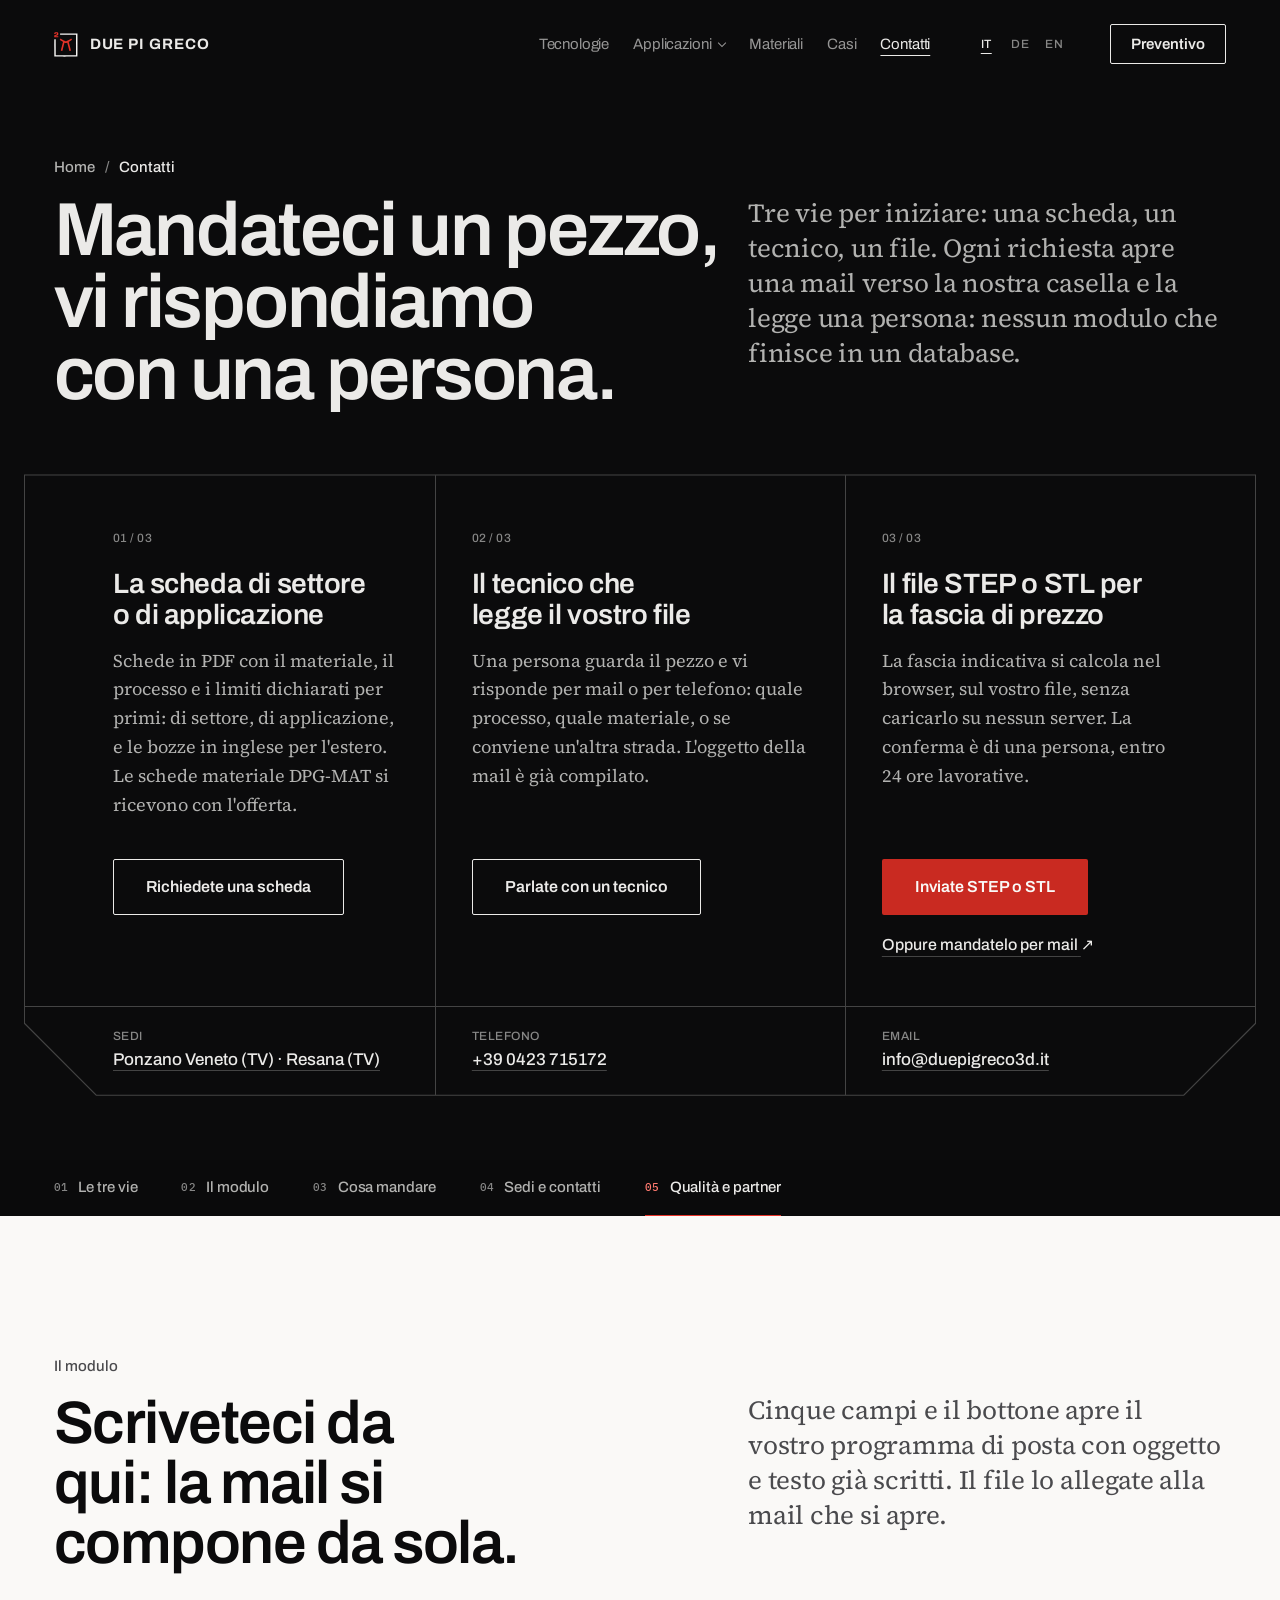
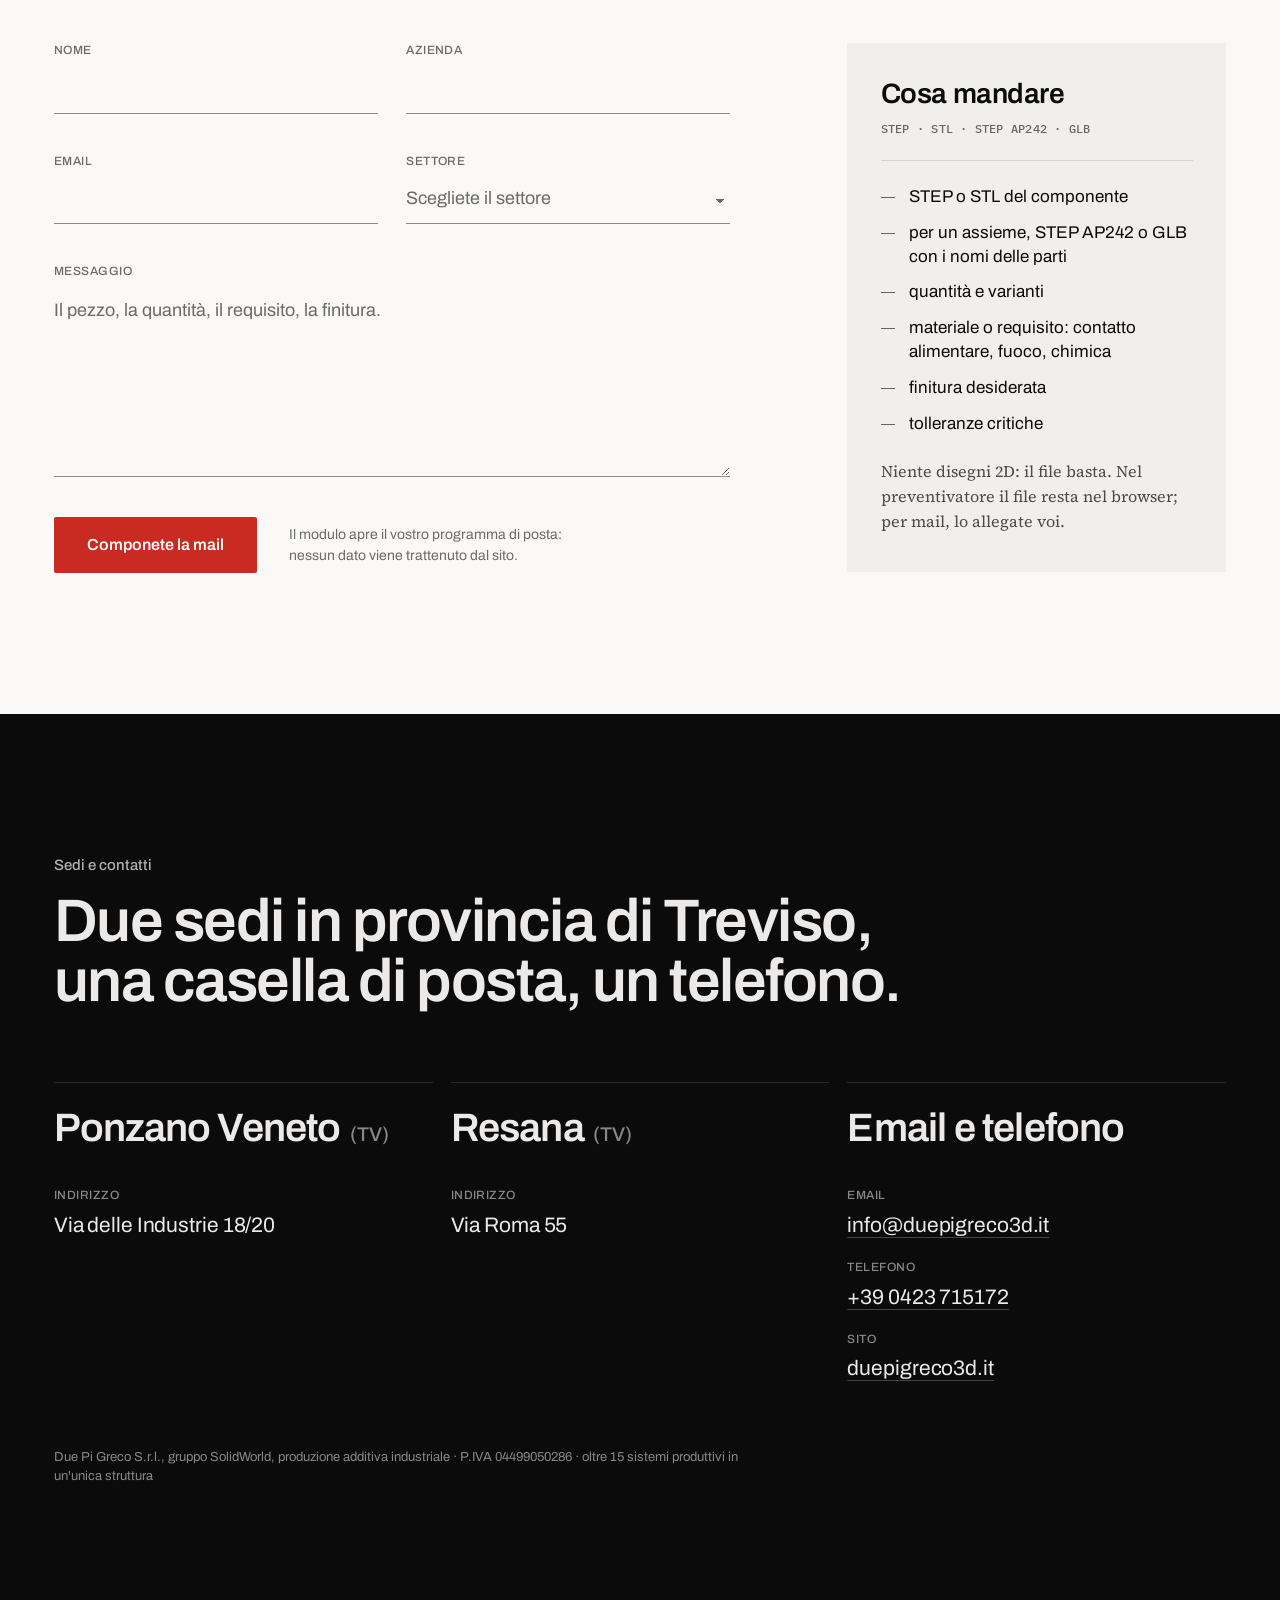
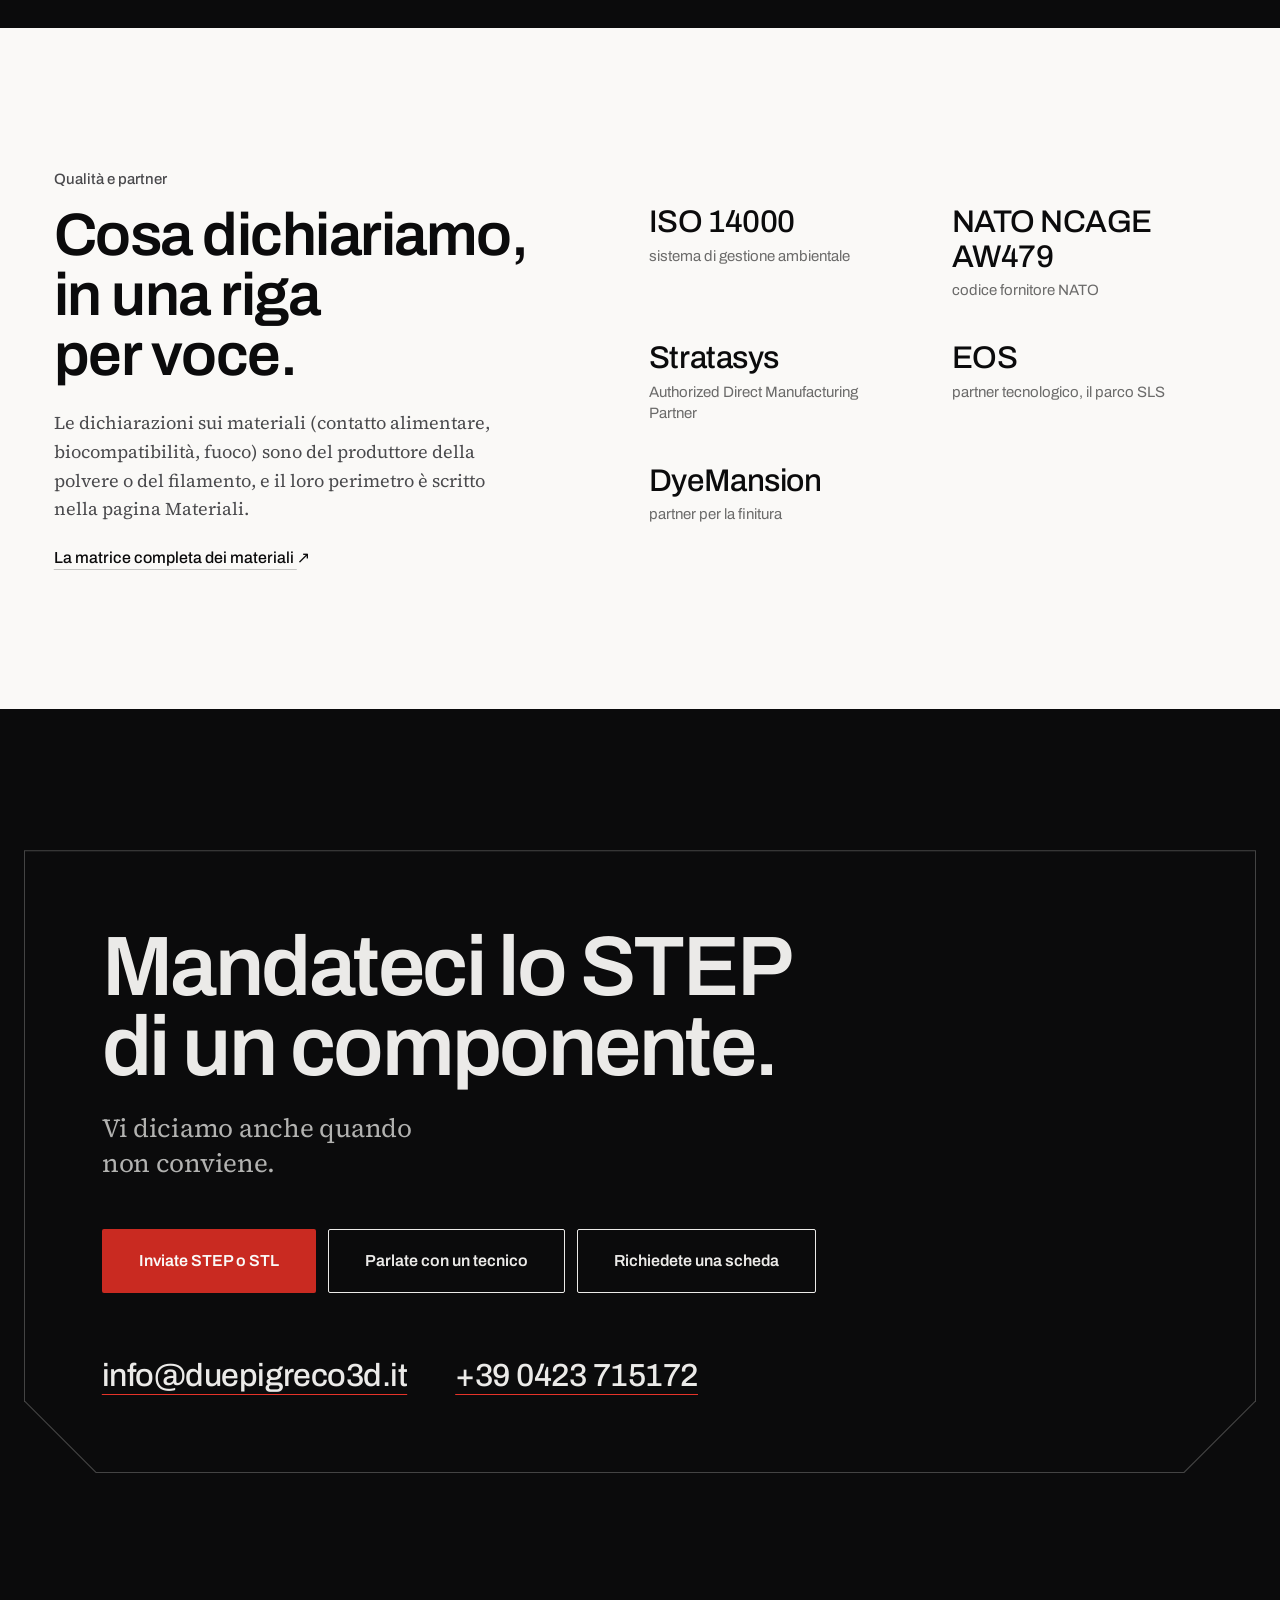
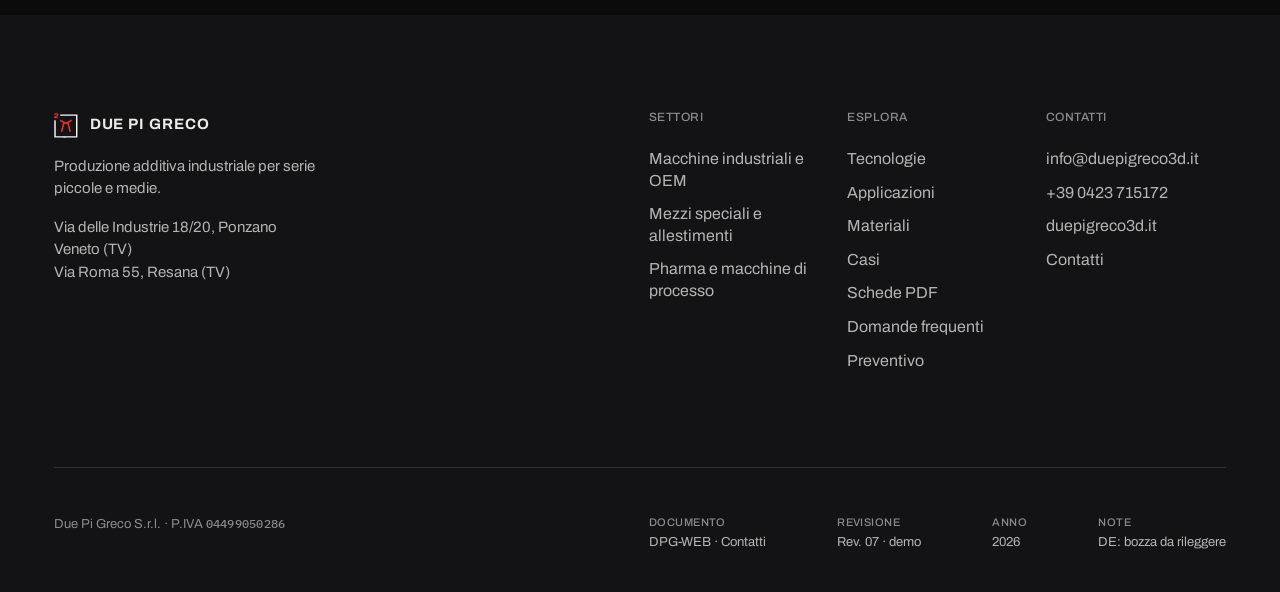
<file: contatti.html>
<!doctype html><html lang="it"><head><meta charset="utf-8">
<meta name="viewport" content="width=device-width,initial-scale=1">
<meta name="description" content="Contatti Due Pi Greco: richiedete una scheda, parlate con un tecnico o inviate STEP o STL. Sedi a Ponzano Veneto e Resana (TV).">
<meta name="theme-color" content="#0B0B0C">
<title>Contatti · Due Pi Greco</title>
<link rel="icon" type="image/svg+xml" href="assets/favicon.svg">

<link rel="stylesheet" href="assets/fonts.css"><link rel="stylesheet" href="assets/stile-r07.css">
<script>document.documentElement.classList.add('js')</script>
<script src="assets/comune.js"></script>
</head><body class="r07 p-contatti ">
<!-- DPG-WEB · DPG-WEB · Contatti · Rev. 07. FILE GENERATO da _lavoro/r07/build_r07.py: si modifica _lavoro/r07/pagine/contatti.src.html.
     Testi dal dizionario I18N in fondo (it, de, en; il de e' una bozza). Dati: solo quelli di 00_CONTENUTI_REV06.md. -->
<a class="salta" href="#contenuto" data-i="salta">Vai al contenuto</a>

<!-- BARRA (manuale 4.1): fissa, trasparente sopra la testata scura; .piena dopo 80 px. Il pannello telefono lo apre comune.js.
     Parte comune a tutte le pagine (_lavoro/r07/parti/barra.html): la pagina corrente riceve aria-current dal build. -->
<header class="topbar barra su-nero"><div class="barra-dentro">
  <a class="marchio" href="index.html" aria-label="Due Pi Greco, home"><span class="logo"><svg xmlns="http://www.w3.org/2000/svg" viewBox="0 0 855 1002" role="img" aria-label="Due Pi Greco"><title>Due Pi Greco</title><g transform="translate(0.000000,1002.000000) scale(0.100000,-0.100000)" fill-rule="evenodd"><path class="dpg-nero" fill="#0B0B0C" d="M2185 8777 c-3 -7 -4 -120 -3 -252 l3 -240 2850 -5 c1568 -3 2851 -6 2853 -8 1 -1 1 -1634 0 -3629 l-3 -3628 -3630 0 -3630 0 -3 2839 c-1 2078 -5 2843 -13 2852 -12 15 -448 21 -483 8 -15 -6 -16 -288 -16 -3105 l0 -3099 26 -10 c41 -16 8226 -13 8247 3 16 11 17 274 15 4147 l-3 4135 -3103 3 c-2502 2 -3104 0 -3107 -11z"/><path class="dpg-rosso" fill="#ED1B24" d="M555 9234 c-11 -2 -47 -9 -80 -16 -166 -31 -303 -146 -351 -294 -23 -73 -32 -335 -12 -352 12 -9 69 -12 224 -10 l209 3 11 90 c15 114 27 146 67 176 31 23 38 24 199 24 l168 0 37 -38 38 -37 0 -124 c0 -192 8 -187 -415 -291 -325 -80 -374 -100 -451 -182 -89 -95 -94 -120 -94 -483 l0 -315 715 0 715 0 0 190 0 190 -490 5 -490 5 -3 35 c-4 47 34 120 74 142 17 10 69 27 115 38 110 27 253 63 379 97 335 91 429 226 417 596 -8 225 -38 320 -133 414 -115 112 -211 136 -564 139 -146 1 -274 1 -285 -2z M2289 6883 c-23 -38 -72 -113 -108 -168 -35 -55 -82 -127 -103 -159 -21 -33 -38 -67 -38 -77 0 -11 27 -34 73 -63 257 -160 309 -192 325 -201 9 -6 36 -23 60 -38 23 -15 59 -37 80 -48 20 -11 51 -29 67 -39 17 -10 41 -25 55 -33 14 -7 84 -47 155 -89 127 -73 263 -148 316 -175 15 -7 32 -20 39 -28 13 -16 13 -19 -20 -140 -12 -44 -26 -96 -30 -115 -4 -19 -25 -98 -45 -175 -21 -77 -41 -156 -45 -176 -3 -19 -10 -41 -14 -47 -3 -6 -10 -30 -15 -54 -5 -24 -26 -106 -46 -183 -21 -77 -41 -156 -45 -175 -4 -19 -25 -98 -45 -175 -21 -77 -41 -156 -45 -175 -5 -19 -18 -71 -30 -115 -12 -44 -26 -96 -30 -115 -5 -19 -18 -71 -30 -115 -12 -44 -26 -96 -30 -115 -4 -19 -25 -98 -45 -175 -21 -77 -41 -156 -45 -175 -9 -38 -56 -215 -91 -345 -11 -44 -25 -96 -29 -115 -5 -19 -18 -71 -30 -115 -12 -44 -26 -96 -30 -115 -4 -19 -15 -62 -24 -95 -23 -86 -21 -103 12 -111 15 -4 70 -18 122 -32 52 -13 111 -28 130 -32 19 -4 71 -18 115 -31 44 -12 98 -23 119 -23 43 -1 43 -2 79 139 9 33 21 80 28 105 6 25 15 61 19 80 4 19 18 71 30 115 12 44 26 96 30 115 4 19 22 87 38 150 87 330 105 398 112 431 3 19 10 41 14 47 3 6 10 30 15 54 5 24 25 106 46 183 20 77 41 156 45 175 4 19 22 87 38 150 85 321 105 398 112 430 4 19 18 71 30 115 12 44 26 96 30 115 4 19 25 98 45 175 21 77 41 156 46 175 54 232 56 234 127 204 127 -55 332 -106 422 -107 78 0 206 30 369 89 114 41 119 41 127 7 3 -16 10 -41 15 -58 5 -16 23 -84 39 -150 38 -144 81 -309 122 -465 16 -63 34 -131 38 -150 4 -19 24 -98 45 -175 50 -193 89 -340 140 -540 24 -93 58 -224 75 -290 18 -66 36 -136 40 -155 4 -19 18 -71 30 -115 12 -44 26 -96 30 -115 4 -19 18 -71 30 -115 12 -44 25 -96 30 -115 4 -19 24 -96 43 -170 48 -181 73 -279 81 -314 7 -27 9 -28 54 -23 26 3 72 13 102 22 53 15 294 79 335 89 11 3 32 7 48 11 32 6 34 23 11 104 -22 81 -40 147 -59 221 -9 36 -22 88 -29 115 -8 28 -20 77 -29 110 -52 199 -65 251 -92 355 -10 36 -23 88 -30 115 -7 28 -19 70 -26 95 -6 25 -15 61 -19 80 -7 35 -52 204 -92 350 -11 41 -24 91 -28 110 -4 19 -24 98 -45 175 -20 77 -41 156 -45 175 -4 19 -18 71 -30 115 -12 44 -25 96 -30 115 -7 32 -31 124 -112 430 -16 63 -34 131 -38 150 -14 65 -32 135 -45 175 -25 74 -28 121 -10 139 9 9 20 16 25 16 5 0 44 20 86 45 41 25 78 45 81 45 3 0 39 20 80 45 40 25 76 45 79 45 7 0 583 348 717 433 53 34 97 68 97 76 0 8 -20 44 -43 80 -24 37 -64 98 -89 136 -129 201 -160 246 -172 251 -8 3 -60 -24 -117 -60 -148 -93 -623 -378 -694 -417 -33 -18 -73 -40 -90 -50 -16 -10 -50 -29 -75 -42 -25 -14 -74 -41 -110 -61 -184 -102 -527 -265 -660 -313 -158 -59 -207 -53 -459 54 -79 34 -460 223 -541 270 -19 11 -71 39 -115 63 -94 51 -313 176 -430 247 -114 67 -357 217 -422 260 -46 29 -89 53 -97 53 -7 0 -33 -30 -57 -67z"/></g></svg></span><b>DUE PI GRECO</b></a>
  <span class="targhetta">Demo · Rev. 07</span>
  <nav class="nav" aria-label="Menu" data-i-aria="nav_menu">
    <a href="tecnologie.html" data-i="nav_tec">Tecnologie</a>
    <div class="menu-voce"><button type="button" class="menu-apri" aria-expanded="false" aria-controls="menu-app" data-i="nav_app">Applicazioni</button>
      <div class="menu-sotto" id="menu-app">
        <a href="settore-oem.html"><i>01</i><b data-i="p_s1">Macchine industriali e OEM</b><span data-i="nav_s1d">carter, formati, attrezzaggi, ricambi</span></a>
        <a href="settore-vsp.html"><i>02</i><b data-i="p_s2">Mezzi speciali e allestimenti</b><span data-i="nav_s2d">allestimenti, flotte, finitura da carrozzeria</span></a>
        <a href="settore-phm.html"><i>03</i><b data-i="p_s3">Pharma e macchine di processo</b><span data-i="nav_s3d">parti a formato, dossier, cleanroom</span></a>
        <a class="menu-tutte" href="applicazioni.html"><i>17</i><b data-i="nav_tutti">Tutte le applicazioni</b><span data-i="nav_fam">Famiglie di parti</span></a>
      </div></div>
    <a href="materiali.html" data-i="nav_mat">Materiali</a>
    <a href="casi.html" data-i="nav_casi">Casi</a>
    <a href="contatti.html" data-i="nav_cont" aria-current="page">Contatti</a>
  </nav>
  <div class="lingue" role="group" aria-label="Lingua" data-i-aria="lingua">
    <button type="button" class="lang attiva" data-lang="it" lang="it" aria-pressed="true">IT</button>
    <button type="button" class="lang" data-lang="de" lang="de" aria-pressed="false">DE</button>
    <button type="button" class="lang" data-lang="en" lang="en" aria-pressed="false">EN</button>
  </div>
  <a class="btn btn--contorno btn--p btn-barra" href="preventivo.html" data-i="nav_prev">Preventivo</a>
  <button type="button" class="menu-tasto" aria-expanded="false" aria-controls="menu-pannello" data-i="nav_menu">Menu</button>
</div></header>

<!-- PANNELLO TELEFONO: data-bp e' la larghezza da cui la barra torna intera (comune.js lo chiude oltre questa misura) -->
<div class="menu-pannello" id="menu-pannello" role="dialog" aria-modal="true" aria-label="Menu" data-i-aria="nav_menu" data-bp="1080">
  <div class="mp-testa"><a class="marchio" href="index.html" aria-label="Due Pi Greco, home"><span class="logo"><svg xmlns="http://www.w3.org/2000/svg" viewBox="0 0 855 1002" role="img" aria-label="Due Pi Greco"><title>Due Pi Greco</title><g transform="translate(0.000000,1002.000000) scale(0.100000,-0.100000)" fill-rule="evenodd"><path class="dpg-nero" fill="#0B0B0C" d="M2185 8777 c-3 -7 -4 -120 -3 -252 l3 -240 2850 -5 c1568 -3 2851 -6 2853 -8 1 -1 1 -1634 0 -3629 l-3 -3628 -3630 0 -3630 0 -3 2839 c-1 2078 -5 2843 -13 2852 -12 15 -448 21 -483 8 -15 -6 -16 -288 -16 -3105 l0 -3099 26 -10 c41 -16 8226 -13 8247 3 16 11 17 274 15 4147 l-3 4135 -3103 3 c-2502 2 -3104 0 -3107 -11z"/><path class="dpg-rosso" fill="#ED1B24" d="M555 9234 c-11 -2 -47 -9 -80 -16 -166 -31 -303 -146 -351 -294 -23 -73 -32 -335 -12 -352 12 -9 69 -12 224 -10 l209 3 11 90 c15 114 27 146 67 176 31 23 38 24 199 24 l168 0 37 -38 38 -37 0 -124 c0 -192 8 -187 -415 -291 -325 -80 -374 -100 -451 -182 -89 -95 -94 -120 -94 -483 l0 -315 715 0 715 0 0 190 0 190 -490 5 -490 5 -3 35 c-4 47 34 120 74 142 17 10 69 27 115 38 110 27 253 63 379 97 335 91 429 226 417 596 -8 225 -38 320 -133 414 -115 112 -211 136 -564 139 -146 1 -274 1 -285 -2z M2289 6883 c-23 -38 -72 -113 -108 -168 -35 -55 -82 -127 -103 -159 -21 -33 -38 -67 -38 -77 0 -11 27 -34 73 -63 257 -160 309 -192 325 -201 9 -6 36 -23 60 -38 23 -15 59 -37 80 -48 20 -11 51 -29 67 -39 17 -10 41 -25 55 -33 14 -7 84 -47 155 -89 127 -73 263 -148 316 -175 15 -7 32 -20 39 -28 13 -16 13 -19 -20 -140 -12 -44 -26 -96 -30 -115 -4 -19 -25 -98 -45 -175 -21 -77 -41 -156 -45 -176 -3 -19 -10 -41 -14 -47 -3 -6 -10 -30 -15 -54 -5 -24 -26 -106 -46 -183 -21 -77 -41 -156 -45 -175 -4 -19 -25 -98 -45 -175 -21 -77 -41 -156 -45 -175 -5 -19 -18 -71 -30 -115 -12 -44 -26 -96 -30 -115 -5 -19 -18 -71 -30 -115 -12 -44 -26 -96 -30 -115 -4 -19 -25 -98 -45 -175 -21 -77 -41 -156 -45 -175 -9 -38 -56 -215 -91 -345 -11 -44 -25 -96 -29 -115 -5 -19 -18 -71 -30 -115 -12 -44 -26 -96 -30 -115 -4 -19 -15 -62 -24 -95 -23 -86 -21 -103 12 -111 15 -4 70 -18 122 -32 52 -13 111 -28 130 -32 19 -4 71 -18 115 -31 44 -12 98 -23 119 -23 43 -1 43 -2 79 139 9 33 21 80 28 105 6 25 15 61 19 80 4 19 18 71 30 115 12 44 26 96 30 115 4 19 22 87 38 150 87 330 105 398 112 431 3 19 10 41 14 47 3 6 10 30 15 54 5 24 25 106 46 183 20 77 41 156 45 175 4 19 22 87 38 150 85 321 105 398 112 430 4 19 18 71 30 115 12 44 26 96 30 115 4 19 25 98 45 175 21 77 41 156 46 175 54 232 56 234 127 204 127 -55 332 -106 422 -107 78 0 206 30 369 89 114 41 119 41 127 7 3 -16 10 -41 15 -58 5 -16 23 -84 39 -150 38 -144 81 -309 122 -465 16 -63 34 -131 38 -150 4 -19 24 -98 45 -175 50 -193 89 -340 140 -540 24 -93 58 -224 75 -290 18 -66 36 -136 40 -155 4 -19 18 -71 30 -115 12 -44 26 -96 30 -115 4 -19 18 -71 30 -115 12 -44 25 -96 30 -115 4 -19 24 -96 43 -170 48 -181 73 -279 81 -314 7 -27 9 -28 54 -23 26 3 72 13 102 22 53 15 294 79 335 89 11 3 32 7 48 11 32 6 34 23 11 104 -22 81 -40 147 -59 221 -9 36 -22 88 -29 115 -8 28 -20 77 -29 110 -52 199 -65 251 -92 355 -10 36 -23 88 -30 115 -7 28 -19 70 -26 95 -6 25 -15 61 -19 80 -7 35 -52 204 -92 350 -11 41 -24 91 -28 110 -4 19 -24 98 -45 175 -20 77 -41 156 -45 175 -4 19 -18 71 -30 115 -12 44 -25 96 -30 115 -7 32 -31 124 -112 430 -16 63 -34 131 -38 150 -14 65 -32 135 -45 175 -25 74 -28 121 -10 139 9 9 20 16 25 16 5 0 44 20 86 45 41 25 78 45 81 45 3 0 39 20 80 45 40 25 76 45 79 45 7 0 583 348 717 433 53 34 97 68 97 76 0 8 -20 44 -43 80 -24 37 -64 98 -89 136 -129 201 -160 246 -172 251 -8 3 -60 -24 -117 -60 -148 -93 -623 -378 -694 -417 -33 -18 -73 -40 -90 -50 -16 -10 -50 -29 -75 -42 -25 -14 -74 -41 -110 -61 -184 -102 -527 -265 -660 -313 -158 -59 -207 -53 -459 54 -79 34 -460 223 -541 270 -19 11 -71 39 -115 63 -94 51 -313 176 -430 247 -114 67 -357 217 -422 260 -46 29 -89 53 -97 53 -7 0 -33 -30 -57 -67z"/></g></svg></span><b>DUE PI GRECO</b></a>
    <button type="button" class="menu-tasto" data-menu-chiudi data-i="nav_chiudi">Chiudi</button></div>
  <ul class="mp-voci">
    <li><a href="index.html" data-i="nav_home">Home</a></li>
    <li><a href="tecnologie.html" data-i="nav_tec">Tecnologie</a></li>
    <li><a href="applicazioni.html" data-i="nav_app">Applicazioni</a></li>
    <li><a href="materiali.html" data-i="nav_mat">Materiali</a></li>
    <li><a href="casi.html" data-i="nav_casi">Casi</a></li>
    <li><a href="contatti.html" data-i="nav_cont" aria-current="page">Contatti</a></li>
  </ul>
  <a class="btn btn--primario mp-cta" href="preventivo.html" data-i="nav_prev">Preventivo</a>
  <p class="etichetta mp-lab" data-i="nav_set">Settori</p>
  <ul class="mp-settori">
    <li><a href="settore-oem.html"><span class="solo-lettore">01 </span><b data-i="p_s1">Macchine industriali e OEM</b><span data-i="nav_s1d">carter, formati, attrezzaggi, ricambi</span></a></li>
    <li><a href="settore-vsp.html"><span class="solo-lettore">02 </span><b data-i="p_s2">Mezzi speciali e allestimenti</b><span data-i="nav_s2d">allestimenti, flotte, finitura da carrozzeria</span></a></li>
    <li><a href="settore-phm.html"><span class="solo-lettore">03 </span><b data-i="p_s3">Pharma e macchine di processo</b><span data-i="nav_s3d">parti a formato, dossier, cleanroom</span></a></li>
  </ul>
  <p class="etichetta mp-lab" data-i="top_c">Contatti</p>
  <p class="mp-contatti"><a href="mailto:info@duepigreco3d.it">info@duepigreco3d.it</a><br><a href="tel:+390423715172">+39 0423 715172</a></p>
  <p class="etichetta mp-lab" id="mp-lingua" data-i="lingua">Lingua</p>
  <div class="mp-lingue" role="group" aria-labelledby="mp-lingua">
    <button type="button" class="lang attiva" data-lang="it" lang="it" aria-pressed="true">IT</button>
    <button type="button" class="lang" data-lang="de" lang="de" aria-pressed="false">DE</button>
    <button type="button" class="lang" data-lang="en" lang="en" aria-pressed="false">EN</button>
  </div>
</div>

<main id="contenuto" tabindex="-1">

<!-- TESTATA · nero. Briciole, H1 (l'unico slogan della pagina), lead; sotto, in cornice smussata, il foglio delle tre vie
     con il suo cartiglio (sedi, telefono, email): apre la pagina come la tavola apre la home. -->
<section class="testata testata--con-indice su-nero" aria-labelledby="h-titolo">
  <div class="griglia testata-testa">
    <div class="testata-titolo rivela">
      <nav class="briciole" aria-label="Sei qui" data-i-aria="ct_bric"><a href="index.html" data-i="torna">Home</a><span aria-hidden="true">/</span><span aria-current="page" data-i="occ">Contatti</span></nav>
      <h1 id="h-titolo" data-i="h1">Mandateci un pezzo, vi rispondiamo con una persona.</h1>
    </div>
    <div class="testata-lato rivela r2">
      <p class="lead" data-i="intro">Tre vie per iniziare: una scheda, un tecnico, un file. Ogni richiesta apre una mail verso la nostra casella e la legge una persona: nessun modulo che finisce in un database.</p>
    </div>
  </div>

  <!-- LE TRE VIE (#vie): scheda, tecnico, file. L'H2 resta per i lettori di schermo: a vista ripeterebbe la lead appena sopra.
       Il telefono della via del tecnico sta nel cartiglio, sotto la sua colonna; la via del file aggiunge la mail
       con oggetto "File STEP/STL per quotazione". Gli oggetti delle mail restano in italiano in ogni lingua (li legge l'ufficio DPG). -->
  <section class="ct-vie" id="vie" aria-labelledby="h-vie">
    <h2 class="solo-lettore" id="h-vie" data-i="vie_t">Scheda, tecnico o file: scegliete da dove partire.</h2>
    <div class="cornice ct-foglio rivela r3">
      <div class="cornice-dentro">
        <ol class="ct-vie-elenco" aria-label="Tre vie" data-i-aria="vie_o">
          <li class="ct-via"><span class="etichetta conta">01 / 03</span><h3 data-i="via1_t">La scheda di settore o di applicazione</h3><p data-i="via1_p">Schede in PDF con il materiale, il processo e i limiti dichiarati per primi: di settore, di applicazione, e le bozze in inglese per l'estero. Le schede materiale DPG-MAT si ricevono con l'offerta.</p>
            <a class="btn btn--contorno" href="casi.html#schede" data-i="cta_scheda">Richiedete una scheda</a></li>
          <li class="ct-via"><span class="etichetta conta">02 / 03</span><h3 data-i="via2_t">Il tecnico che legge il vostro file</h3><p data-i="via2_p">Una persona guarda il pezzo e vi risponde per mail o per telefono: quale processo, quale materiale, o se conviene un'altra strada. L'oggetto della mail è già compilato.</p>
            <a class="btn btn--contorno" href="mailto:info@duepigreco3d.it?subject=Parlare%20con%20un%20tecnico" data-i="cta_tecnico">Parlate con un tecnico</a></li>
          <li class="ct-via"><span class="etichetta conta">03 / 03</span><h3 data-i="via3_t">Il file STEP o STL per la fascia di prezzo</h3><p data-i="via3_p">La fascia indicativa si calcola nel browser, sul vostro file, senza caricarlo su nessun server. La conferma è di una persona, entro 24 ore lavorative.</p>
            <a class="btn btn--primario" href="preventivo.html" data-i="cta_file">Inviate STEP o STL</a>
            <a class="link" href="mailto:info@duepigreco3d.it?subject=File%20STEP%2FSTL%20per%20quotazione"><span data-i="via3_mail">Oppure mandatelo per mail</span> <span class="freccia" aria-hidden="true">↗</span></a></li>
        </ol>
        <dl class="cartiglio ct-cartiglio">
          <div><dt data-i="p_sedi">Sedi</dt><dd><a href="#sedi">Ponzano Veneto (TV) · Resana (TV)</a></dd></div>
          <div><dt data-i="l_tel">Telefono</dt><dd><a href="tel:+390423715172">+39 0423 715172</a></dd></div>
          <div><dt data-i="l_mail">Email</dt><dd><a href="mailto:info@duepigreco3d.it">info@duepigreco3d.it</a></dd></div>
        </dl>
      </div>
    </div>
  </section>
</section>

<!-- INDICE della pagina: fermo sotto la barra, la voce della sezione visibile si accende (r07.js). Sta fuori dalla testata
     perche' un elemento sticky resta fermo solo dentro il suo contenitore: qui il contenitore e' tutto il <main>. -->
<nav class="indice" aria-label="In questa pagina" data-i-aria="ix_aria">
  <div class="indice-dentro">
    <a href="#vie"><i>01</i><span data-i="ix_vie">Le tre vie</span></a>
    <a href="#modulo"><i>02</i><span data-i="ix_mod">Il modulo</span></a>
    <a href="#mandare"><i>03</i><span data-i="ix_mandare">Cosa mandare</span></a>
    <a href="#sedi"><i>04</i><span data-i="ix_sedi">Sedi e contatti</span></a>
    <a href="#qualita"><i>05</i><span data-i="ix_qual">Qualità e partner</span></a>
  </div>
</nav>

<!-- IL MODULO · carta. Cinque campi; il bottone compone e apre una mailto (script in fondo, nessun server).
     A destra il pannello "Cosa mandare" (#mandare), come il rovescio delle voci della home. -->
<section class="sezione su-carta" id="modulo" aria-labelledby="h-modulo">
  <div class="griglia testa-split">
    <div class="ts-titolo rivela"><p class="occhiello" data-i="mod_o">Il modulo</p><h2 id="h-modulo" data-i="mod_t">Scriveteci da qui: la mail si compone da sola.</h2></div>
    <p class="lead ts-lead rivela r2" data-i="mod_p">Cinque campi e il bottone apre il vostro programma di posta con oggetto e testo già scritti. Il file lo allegate alla mail che si apre.</p>
  </div>
  <div class="griglia ct-modulo">
    <form class="ct-form rivela" id="modulo-form" novalidate aria-labelledby="h-modulo">
      <div class="modulo">
        <div class="campo"><label for="m_nome" data-i="f_nome">Nome</label><input id="m_nome" name="nome" type="text" autocomplete="name" required></div>
        <div class="campo"><label for="m_az" data-i="f_az">Azienda</label><input id="m_az" name="azienda" type="text" autocomplete="organization"></div>
        <div class="campo"><label for="m_mail" data-i="f_mail">Email</label><input id="m_mail" name="email" type="email" autocomplete="email" required></div>
        <div class="campo"><label for="m_set" data-i="f_set">Settore</label>
          <select id="m_set" name="settore" required>
            <option value="" data-i="f_set_scegli">Scegliete il settore</option>
            <option value="oem" data-i="set_oem">Macchine e OEM</option>
            <option value="vsp" data-i="set_vsp">Mezzi speciali</option>
            <option value="phm" data-i="set_phm">Pharma</option>
            <option value="h2o" data-i="set_h2o">Acque e fluidi</option>
            <option value="dev" data-i="set_dev">Sviluppo prodotto</option>
            <option value="altro" data-i="set_altro">Altro</option>
          </select></div>
        <div class="campo campo--largo"><label for="m_msg" data-i="f_msg">Messaggio</label><textarea id="m_msg" name="messaggio" rows="6" placeholder="Il pezzo, la quantità, il requisito, la finitura." data-i-ph="f_msg_ph"></textarea></div>
        <p class="modulo-errore" id="m_err" role="alert"></p>
        <div class="modulo-piede"><button type="submit" class="btn btn--primario" data-i="f_btn">Componete la mail</button><p data-i="modulo_nota">Il modulo apre il vostro programma di posta: nessun dato viene trattenuto dal sito.</p></div>
      </div>
    </form>
    <aside class="ct-mandare rivela r2" id="mandare" aria-labelledby="h-mandare">
      <h3 id="h-mandare" data-i="man_t">Cosa mandare</h3>
      <p class="mono ct-formati" aria-hidden="true">STEP · STL · STEP AP242 · GLB</p>
      <ul class="ct-lista">
        <li data-i="man1">STEP o STL del componente</li>
        <li data-i="man2">per un assieme, STEP AP242 o GLB con i nomi delle parti</li>
        <li data-i="man3">quantità e varianti</li>
        <li data-i="man4">materiale o requisito: contatto alimentare, fuoco, chimica</li>
        <li data-i="man5">finitura desiderata</li>
        <li data-i="man6">tolleranze critiche</li>
      </ul>
      <p class="ct-mandare-nota" data-i="man_p">Niente disegni 2D: il file basta. Nel preventivatore il file resta nel browser; per mail, lo allegate voi.</p>
    </aside>
  </div>
</section>

<!-- SEDI E CONTATTI · nero, l'unico blocco nero fra la testata e la striscia. Dati del par. 4 dei contenuti:
     niente orari, niente mappa, niente nomi di persone. -->
<section class="sezione su-nero" id="sedi" aria-labelledby="h-sedi">
  <div class="griglia testa-split ct-sedi-testa">
    <div class="ts-titolo rivela"><p class="occhiello" data-i="sedi_o">Sedi e contatti</p><h2 id="h-sedi" data-i="sedi_t">Due sedi in provincia di Treviso, una casella di posta, un telefono.</h2></div>
  </div>
  <ul class="griglia ct-sedi">
    <li class="ct-sede rivela"><h3>Ponzano Veneto <span class="ct-prov">(TV)</span></h3>
      <address><dl><div><dt data-i="l_ind">Indirizzo</dt><dd>Via delle Industrie 18/20</dd></div></dl></address></li>
    <li class="ct-sede rivela r2"><h3>Resana <span class="ct-prov">(TV)</span></h3>
      <address><dl><div><dt data-i="l_ind">Indirizzo</dt><dd>Via Roma 55</dd></div></dl></address></li>
    <li class="ct-sede rivela r3"><h3 data-i="rec_t">Email e telefono</h3>
      <address><dl>
        <div><dt data-i="l_mail">Email</dt><dd><a href="mailto:info@duepigreco3d.it">info@duepigreco3d.it</a></dd></div>
        <div><dt data-i="l_tel">Telefono</dt><dd><a href="tel:+390423715172">+39 0423 715172</a></dd></div>
        <div><dt data-i="l_sito">Sito</dt><dd><a href="https://duepigreco3d.it">duepigreco3d.it</a></dd></div>
      </dl></address></li>
  </ul>
  <p class="griglia sez-nota"><span data-i="sedi_nota">Due Pi Greco S.r.l., gruppo SolidWorld, produzione additiva industriale · P.IVA 04499050286 · oltre 15 sistemi produttivi in un'unica struttura</span></p>
</section>

<!-- QUALITA' E PARTNER · carta. Il blocco della home: a sinistra cosa dichiariamo e il rimando alla pagina Materiali,
     a destra i cinque nomi ammessi dal par. 4 dei contenuti, ciascuno con la sua riga. -->
<section class="qualita su-carta" id="qualita" aria-labelledby="h-qualita">
  <div class="griglia">
    <div class="metodo rivela">
      <p class="occhiello" data-i="partner_t">Qualità e partner</p>
      <h2 id="h-qualita" data-i="qual_t">Cosa dichiariamo, in una riga per voce.</h2>
      <p class="metodo-testo" data-i="qual_p">Le dichiarazioni sui materiali (contatto alimentare, biocompatibilità, fuoco) sono del produttore della polvere o del filamento, e il loro perimetro è scritto nella pagina Materiali.</p>
      <a class="link" href="materiali.html"><span data-i="qual_link">La matrice completa dei materiali</span> <span class="freccia" aria-hidden="true">↗</span></a>
    </div>
    <ul class="nomi rivela r2">
      <li><strong>ISO 14000</strong><span data-i="q1_d">sistema di gestione ambientale</span></li>
      <li><strong>NATO NCAGE AW479</strong><span data-i="q2_d">codice fornitore NATO</span></li>
      <li><strong>Stratasys</strong><span lang="en" data-i="q3_d">Authorized Direct Manufacturing Partner</span></li>
      <li><strong>EOS</strong><span data-i="q4_d">partner tecnologico, il parco SLS</span></li>
      <li><strong>DyeMansion</strong><span data-i="q5_d">partner per la finitura</span></li>
    </ul>
  </div>
</section>

</main>



<!-- STRISCIA FINALE (manuale 4.12) · nero, la cornice smussata della testata: chiude ogni pagina con le tre chiamate all'azione.
     Parte comune (_lavoro/r07/parti/striscia.html); una pagina la toglie con "striscia": false nei META. -->
<section class="striscia su-nero" id="contatti-rapidi" aria-labelledby="h-fine">
  <div class="cornice cornice--fine rivela">
    <div class="cornice-dentro striscia-dentro">
      <h2 id="h-fine" data-i="fine_t">Mandateci lo STEP di un componente.</h2>
      <p class="lead" data-i="fine_p">Vi diciamo anche quando non conviene.</p>
      <div class="striscia-azioni">
        <a class="btn btn--primario btn--g" href="preventivo.html" data-i="cta_file">Inviate STEP o STL</a>
        <a class="btn btn--contorno btn--g" href="mailto:info@duepigreco3d.it?subject=Parlare%20con%20un%20tecnico" data-i="cta_tecnico">Parlate con un tecnico</a>
        <a class="btn btn--contorno btn--g" href="casi.html#schede" data-i="cta_scheda">Richiedete una scheda</a>
      </div>
      <p class="striscia-contatti"><a href="mailto:info@duepigreco3d.it">info@duepigreco3d.it</a><a href="tel:+390423715172">+39 0423 715172</a></p>
    </div>
  </div>
</section>

<!-- PIEDE (manuale 4.13) · secondo nero. Parte comune (_lavoro/r07/parti/piede.html); il build scrive il codice del documento -->
<footer class="piede su-nero" id="contatti">
  <div class="griglia piede-alto">
    <div class="piede-marchio">
      <a class="marchio" href="index.html" aria-label="Due Pi Greco, home"><span class="logo"><svg xmlns="http://www.w3.org/2000/svg" viewBox="0 0 855 1002" role="img" aria-label="Due Pi Greco"><title>Due Pi Greco</title><g transform="translate(0.000000,1002.000000) scale(0.100000,-0.100000)" fill-rule="evenodd"><path class="dpg-nero" fill="#0B0B0C" d="M2185 8777 c-3 -7 -4 -120 -3 -252 l3 -240 2850 -5 c1568 -3 2851 -6 2853 -8 1 -1 1 -1634 0 -3629 l-3 -3628 -3630 0 -3630 0 -3 2839 c-1 2078 -5 2843 -13 2852 -12 15 -448 21 -483 8 -15 -6 -16 -288 -16 -3105 l0 -3099 26 -10 c41 -16 8226 -13 8247 3 16 11 17 274 15 4147 l-3 4135 -3103 3 c-2502 2 -3104 0 -3107 -11z"/><path class="dpg-rosso" fill="#ED1B24" d="M555 9234 c-11 -2 -47 -9 -80 -16 -166 -31 -303 -146 -351 -294 -23 -73 -32 -335 -12 -352 12 -9 69 -12 224 -10 l209 3 11 90 c15 114 27 146 67 176 31 23 38 24 199 24 l168 0 37 -38 38 -37 0 -124 c0 -192 8 -187 -415 -291 -325 -80 -374 -100 -451 -182 -89 -95 -94 -120 -94 -483 l0 -315 715 0 715 0 0 190 0 190 -490 5 -490 5 -3 35 c-4 47 34 120 74 142 17 10 69 27 115 38 110 27 253 63 379 97 335 91 429 226 417 596 -8 225 -38 320 -133 414 -115 112 -211 136 -564 139 -146 1 -274 1 -285 -2z M2289 6883 c-23 -38 -72 -113 -108 -168 -35 -55 -82 -127 -103 -159 -21 -33 -38 -67 -38 -77 0 -11 27 -34 73 -63 257 -160 309 -192 325 -201 9 -6 36 -23 60 -38 23 -15 59 -37 80 -48 20 -11 51 -29 67 -39 17 -10 41 -25 55 -33 14 -7 84 -47 155 -89 127 -73 263 -148 316 -175 15 -7 32 -20 39 -28 13 -16 13 -19 -20 -140 -12 -44 -26 -96 -30 -115 -4 -19 -25 -98 -45 -175 -21 -77 -41 -156 -45 -176 -3 -19 -10 -41 -14 -47 -3 -6 -10 -30 -15 -54 -5 -24 -26 -106 -46 -183 -21 -77 -41 -156 -45 -175 -4 -19 -25 -98 -45 -175 -21 -77 -41 -156 -45 -175 -5 -19 -18 -71 -30 -115 -12 -44 -26 -96 -30 -115 -5 -19 -18 -71 -30 -115 -12 -44 -26 -96 -30 -115 -4 -19 -25 -98 -45 -175 -21 -77 -41 -156 -45 -175 -9 -38 -56 -215 -91 -345 -11 -44 -25 -96 -29 -115 -5 -19 -18 -71 -30 -115 -12 -44 -26 -96 -30 -115 -4 -19 -15 -62 -24 -95 -23 -86 -21 -103 12 -111 15 -4 70 -18 122 -32 52 -13 111 -28 130 -32 19 -4 71 -18 115 -31 44 -12 98 -23 119 -23 43 -1 43 -2 79 139 9 33 21 80 28 105 6 25 15 61 19 80 4 19 18 71 30 115 12 44 26 96 30 115 4 19 22 87 38 150 87 330 105 398 112 431 3 19 10 41 14 47 3 6 10 30 15 54 5 24 25 106 46 183 20 77 41 156 45 175 4 19 22 87 38 150 85 321 105 398 112 430 4 19 18 71 30 115 12 44 26 96 30 115 4 19 25 98 45 175 21 77 41 156 46 175 54 232 56 234 127 204 127 -55 332 -106 422 -107 78 0 206 30 369 89 114 41 119 41 127 7 3 -16 10 -41 15 -58 5 -16 23 -84 39 -150 38 -144 81 -309 122 -465 16 -63 34 -131 38 -150 4 -19 24 -98 45 -175 50 -193 89 -340 140 -540 24 -93 58 -224 75 -290 18 -66 36 -136 40 -155 4 -19 18 -71 30 -115 12 -44 26 -96 30 -115 4 -19 18 -71 30 -115 12 -44 25 -96 30 -115 4 -19 24 -96 43 -170 48 -181 73 -279 81 -314 7 -27 9 -28 54 -23 26 3 72 13 102 22 53 15 294 79 335 89 11 3 32 7 48 11 32 6 34 23 11 104 -22 81 -40 147 -59 221 -9 36 -22 88 -29 115 -8 28 -20 77 -29 110 -52 199 -65 251 -92 355 -10 36 -23 88 -30 115 -7 28 -19 70 -26 95 -6 25 -15 61 -19 80 -7 35 -52 204 -92 350 -11 41 -24 91 -28 110 -4 19 -24 98 -45 175 -20 77 -41 156 -45 175 -4 19 -18 71 -30 115 -12 44 -25 96 -30 115 -7 32 -31 124 -112 430 -16 63 -34 131 -38 150 -14 65 -32 135 -45 175 -25 74 -28 121 -10 139 9 9 20 16 25 16 5 0 44 20 86 45 41 25 78 45 81 45 3 0 39 20 80 45 40 25 76 45 79 45 7 0 583 348 717 433 53 34 97 68 97 76 0 8 -20 44 -43 80 -24 37 -64 98 -89 136 -129 201 -160 246 -172 251 -8 3 -60 -24 -117 -60 -148 -93 -623 -378 -694 -417 -33 -18 -73 -40 -90 -50 -16 -10 -50 -29 -75 -42 -25 -14 -74 -41 -110 -61 -184 -102 -527 -265 -660 -313 -158 -59 -207 -53 -459 54 -79 34 -460 223 -541 270 -19 11 -71 39 -115 63 -94 51 -313 176 -430 247 -114 67 -357 217 -422 260 -46 29 -89 53 -97 53 -7 0 -33 -30 -57 -67z"/></g></svg></span><b>DUE PI GRECO</b></a>
      <p data-i="p_claim">Produzione additiva industriale per serie piccole e medie.</p>
      <address class="piede-sedi">Via delle Industrie 18/20, Ponzano Veneto (TV)<br>Via Roma 55, Resana (TV)</address>
    </div>
    <nav class="piede-col piede-col--prima" aria-labelledby="pc1"><h2 class="etichetta piede-tit" id="pc1" data-i="p_settori">Settori</h2>
      <a href="settore-oem.html" data-i="p_s1">Macchine industriali e OEM</a><a href="settore-vsp.html" data-i="p_s2">Mezzi speciali e allestimenti</a><a href="settore-phm.html" data-i="p_s3">Pharma e macchine di processo</a></nav>
    <nav class="piede-col" aria-labelledby="pc2"><h2 class="etichetta piede-tit" id="pc2" data-i="p_espl">Esplora</h2>
      <a href="tecnologie.html" data-i="nav_tec">Tecnologie</a><a href="applicazioni.html" data-i="nav_app">Applicazioni</a><a href="materiali.html" data-i="nav_mat">Materiali</a>
      <a href="casi.html" data-i="nav_casi">Casi</a><a href="casi.html#schede" data-i="nav_schede">Schede PDF</a><a href="faq.html" data-i="nav_ris_faq">Domande frequenti</a><a href="preventivo.html" data-i="nav_prev">Preventivo</a></nav>
    <div class="piede-col"><h2 class="etichetta piede-tit" data-i="p_contatti">Contatti</h2>
      <a href="mailto:info@duepigreco3d.it">info@duepigreco3d.it</a><a href="tel:+390423715172">+39 0423 715172</a>
      <a href="https://duepigreco3d.it">duepigreco3d.it</a><a href="contatti.html" data-i="nav_cont">Contatti</a></div>
  </div>
  <div class="griglia piede-legale">
    <p>Due Pi Greco S.r.l. · <span data-i="p_iva">P.IVA</span> <span class="mono">04499050286</span></p>
    <dl class="iscrizioni">
      <div><dt data-i="c_doc">Documento</dt><dd>DPG-WEB · Contatti</dd></div>
      <div><dt data-i="c_rev">Revisione</dt><dd>Rev. 07 · demo</dd></div>
      <div><dt data-i="c_anno">Anno</dt><dd>2026</dd></div>
      <div><dt data-i="c_note">Note</dt><dd data-i="c_de">DE: bozza da rileggere</dd></div>
    </dl>
  </div>
</footer>

<script>
const I18N={
"it": {
"c_anno": "Anno",
"c_de": "DE: bozza da rileggere",
"c_doc": "Documento",
"c_note": "Note",
"c_rev": "Revisione",
"ct_bric": "Sei qui",
"cta_file": "Inviate STEP o STL",
"cta_scheda": "Richiedete una scheda",
"cta_tecnico": "Parlate con un tecnico",
"err_mail": "Controllate l'indirizzo email.",
"err_nome": "Scrivete il vostro nome.",
"err_set": "Scegliete il settore.",
"f_az": "Azienda",
"f_btn": "Componete la mail",
"f_mail": "Email",
"f_msg": "Messaggio",
"f_msg_ph": "Il pezzo, la quantità, il requisito, la finitura.",
"f_nome": "Nome",
"f_set": "Settore",
"f_set_scegli": "Scegliete il settore",
"fine_p": "Vi diciamo anche quando non conviene.",
"fine_t": "Mandateci lo STEP di un componente.",
"h1": "Mandateci un pezzo, vi rispondiamo con una persona.",
"intro": "Tre vie per iniziare: una scheda, un tecnico, un file. Ogni richiesta apre una mail verso la nostra casella e la legge una persona: nessun modulo che finisce in un database.",
"ix_aria": "In questa pagina",
"ix_mandare": "Cosa mandare",
"ix_mod": "Il modulo",
"ix_qual": "Qualità e partner",
"ix_sedi": "Sedi e contatti",
"ix_vie": "Le tre vie",
"l_ind": "Indirizzo",
"l_mail": "Email",
"l_sito": "Sito",
"l_tel": "Telefono",
"lingua": "Lingua",
"mail_sub": "Richiesta dal sito",
"man1": "STEP o STL del componente",
"man2": "per un assieme, STEP AP242 o GLB con i nomi delle parti",
"man3": "quantità e varianti",
"man4": "materiale o requisito: contatto alimentare, fuoco, chimica",
"man5": "finitura desiderata",
"man6": "tolleranze critiche",
"man_p": "Niente disegni 2D: il file basta. Nel preventivatore il file resta nel browser; per mail, lo allegate voi.",
"man_t": "Cosa mandare",
"meta_d": "Contatti Due Pi Greco: richiedete una scheda, parlate con un tecnico o inviate STEP o STL. Sedi a Ponzano Veneto e Resana (TV).",
"mod_o": "Il modulo",
"mod_p": "Cinque campi e il bottone apre il vostro programma di posta con oggetto e testo già scritti. Il file lo allegate alla mail che si apre.",
"mod_t": "Scriveteci da qui: la mail si compone da sola.",
"modulo_nota": "Il modulo apre il vostro programma di posta: nessun dato viene trattenuto dal sito.",
"nav_app": "Applicazioni",
"nav_casi": "Casi",
"nav_chiudi": "Chiudi",
"nav_cont": "Contatti",
"nav_fam": "Famiglie di parti",
"nav_home": "Home",
"nav_mat": "Materiali",
"nav_menu": "Menu",
"nav_prev": "Preventivo",
"nav_ris_faq": "Domande frequenti",
"nav_s1d": "carter, formati, attrezzaggi, ricambi",
"nav_s2d": "allestimenti, flotte, finitura da carrozzeria",
"nav_s3d": "parti a formato, dossier, cleanroom",
"nav_schede": "Schede PDF",
"nav_set": "Settori",
"nav_tec": "Tecnologie",
"nav_tutti": "Tutte le applicazioni",
"occ": "Contatti",
"p_claim": "Produzione additiva industriale per serie piccole e medie.",
"p_contatti": "Contatti",
"p_espl": "Esplora",
"p_iva": "P.IVA",
"p_s1": "Macchine industriali e OEM",
"p_s2": "Mezzi speciali e allestimenti",
"p_s3": "Pharma e macchine di processo",
"p_sedi": "Sedi",
"p_settori": "Settori",
"partner_t": "Qualità e partner",
"q1_d": "sistema di gestione ambientale",
"q2_d": "codice fornitore NATO",
"q3_d": "Authorized Direct Manufacturing Partner",
"q4_d": "partner tecnologico, il parco SLS",
"q5_d": "partner per la finitura",
"qual_link": "La matrice completa dei materiali",
"qual_p": "Le dichiarazioni sui materiali (contatto alimentare, biocompatibilità, fuoco) sono del produttore della polvere o del filamento, e il loro perimetro è scritto nella pagina Materiali.",
"qual_t": "Cosa dichiariamo, in una riga per voce.",
"rec_t": "Email e telefono",
"salta": "Vai al contenuto",
"sedi_nota": "Due Pi Greco S.r.l., gruppo SolidWorld, produzione additiva industriale · P.IVA 04499050286 · oltre 15 sistemi produttivi in un'unica struttura",
"sedi_o": "Sedi e contatti",
"sedi_t": "Due sedi in provincia di Treviso, una casella di posta, un telefono.",
"set_altro": "Altro",
"set_dev": "Sviluppo prodotto",
"set_h2o": "Acque e fluidi",
"set_oem": "Macchine e OEM",
"set_phm": "Pharma",
"set_vsp": "Mezzi speciali",
"titolo": "Contatti · Due Pi Greco",
"top_c": "Contatti",
"torna": "Home",
"via1_p": "Schede in PDF con il materiale, il processo e i limiti dichiarati per primi: di settore, di applicazione, e le bozze in inglese per l'estero. Le schede materiale DPG-MAT si ricevono con l'offerta.",
"via1_t": "La scheda di settore o di applicazione",
"via2_p": "Una persona guarda il pezzo e vi risponde per mail o per telefono: quale processo, quale materiale, o se conviene un'altra strada. L'oggetto della mail è già compilato.",
"via2_t": "Il tecnico che legge il vostro file",
"via3_mail": "Oppure mandatelo per mail",
"via3_p": "La fascia indicativa si calcola nel browser, sul vostro file, senza caricarlo su nessun server. La conferma è di una persona, entro 24 ore lavorative.",
"via3_t": "Il file STEP o STL per la fascia di prezzo",
"vie_o": "Tre vie",
"vie_t": "Scheda, tecnico o file: scegliete da dove partire."
},
"de": {
"c_anno": "Jahr",
"c_de": "DE: Entwurf, Korrektur ausstehend",
"c_doc": "Dokument",
"c_note": "Hinweis",
"c_rev": "Revision",
"ct_bric": "Sie sind hier",
"cta_file": "STEP oder STL senden",
"cta_scheda": "PDF-Blatt anfordern",
"cta_tecnico": "Mit einem Techniker sprechen",
"err_mail": "Bitte die E-Mail-Adresse prüfen.",
"err_nome": "Bitte Ihren Namen eingeben.",
"err_set": "Bitte die Branche wählen.",
"f_az": "Firma",
"f_btn": "E-Mail verfassen",
"f_mail": "E-Mail",
"f_msg": "Nachricht",
"f_msg_ph": "Das Teil, die Stückzahl, die Anforderung, die Oberfläche.",
"f_nome": "Name",
"f_set": "Branche",
"f_set_scegli": "Branche wählen",
"fine_p": "Wir sagen Ihnen auch, wann es sich nicht lohnt.",
"fine_t": "Schicken Sie uns die STEP-Datei eines Bauteils.",
"h1": "Schicken Sie uns ein Teil, es antwortet ein Mensch.",
"intro": "Drei Wege zum Einstieg: ein Datenblatt, ein Techniker, eine Datei. Jede Anfrage öffnet eine E-Mail an unser Postfach, und ein Mensch liest sie: kein Formular, das in einer Datenbank landet.",
"ix_aria": "Auf dieser Seite",
"ix_mandare": "Was Sie senden",
"ix_mod": "Das Formular",
"ix_qual": "Qualität und Partner",
"ix_sedi": "Standorte und Kontakt",
"ix_vie": "Die drei Wege",
"l_ind": "Adresse",
"l_mail": "E-Mail",
"l_sito": "Website",
"l_tel": "Telefon",
"lingua": "Sprache",
"mail_sub": "Richiesta dal sito",
"man1": "STEP oder STL des Bauteils",
"man2": "für eine Baugruppe STEP AP242 oder GLB mit den Teilenamen",
"man3": "Stückzahl und Varianten",
"man4": "Werkstoff oder Anforderung: Lebensmittelkontakt, Brandverhalten, Chemie",
"man5": "gewünschte Oberfläche",
"man6": "kritische Toleranzen",
"man_p": "Keine 2D-Zeichnungen: Die Datei genügt. Im Richtpreis-Rechner bleibt die Datei im Browser; per E-Mail hängen Sie sie selbst an.",
"man_t": "Was Sie senden",
"meta_d": "Kontakt Due Pi Greco: Datenblatt anfordern, mit einem Techniker sprechen oder STEP oder STL senden. Standorte in Ponzano Veneto und Resana (TV).",
"mod_o": "Das Formular",
"mod_p": "Fünf Felder, und der Button öffnet Ihr E-Mail-Programm mit bereits ausgefülltem Betreff und Text. Die Datei hängen Sie an die E-Mail an, die sich öffnet.",
"mod_t": "Schreiben Sie uns von hier: Die E-Mail schreibt sich selbst.",
"modulo_nota": "Das Formular öffnet Ihr E-Mail-Programm: Die Website speichert keine Daten.",
"nav_app": "Anwendungen",
"nav_casi": "Referenzen",
"nav_chiudi": "Schließen",
"nav_cont": "Kontakt",
"nav_fam": "Teilefamilien",
"nav_home": "Start",
"nav_mat": "Werkstoffe",
"nav_menu": "Menü",
"nav_prev": "Richtpreis",
"nav_ris_faq": "Häufige Fragen",
"nav_s1d": "Gehäuse, Formatteile, Vorrichtungen, Ersatzteile",
"nav_s2d": "Aufbauten, Flotten, Lackierung in Karosseriequalität",
"nav_s3d": "Formatteile, Dossier, Reinraum",
"nav_schede": "PDF-Blätter",
"nav_set": "Branchen",
"nav_tec": "Technologien",
"nav_tutti": "Alle Anwendungen",
"occ": "Kontakt",
"p_claim": "Industrielle additive Fertigung für kleine und mittlere Serien.",
"p_contatti": "Kontakt",
"p_espl": "Entdecken",
"p_iva": "USt-IdNr.",
"p_s1": "Maschinenbau und OEM",
"p_s2": "Sonderfahrzeuge und Aufbauten",
"p_s3": "Pharma und Prozessmaschinen",
"p_sedi": "Standorte",
"p_settori": "Branchen",
"partner_t": "Qualität und Partner",
"q1_d": "Umweltmanagementsystem",
"q2_d": "NATO-Lieferantencode",
"q3_d": "Authorized Direct Manufacturing Partner",
"q4_d": "Technologiepartner, der SLS-Maschinenpark",
"q5_d": "Partner für die Oberflächen",
"qual_link": "Die vollständige Werkstoffmatrix",
"qual_p": "Die Angaben zu den Werkstoffen (Lebensmittelkontakt, Biokompatibilität, Brandverhalten) stammen vom Hersteller des Pulvers oder Filaments; ihr Geltungsbereich steht auf der Seite Werkstoffe.",
"qual_t": "Was wir angeben, in einer Zeile je Eintrag.",
"rec_t": "E-Mail und Telefon",
"salta": "Zum Inhalt springen",
"sedi_nota": "Due Pi Greco S.r.l., SolidWorld-Gruppe, industrielle additive Fertigung · P.IVA (USt-IdNr.) 04499050286 · über 15 Produktionssysteme in einem Werk",
"sedi_o": "Standorte und Kontakt",
"sedi_t": "Zwei Standorte in der Provinz Treviso, ein Postfach, eine Telefonnummer.",
"set_altro": "Andere",
"set_dev": "Produktentwicklung",
"set_h2o": "Wasser und Fluide",
"set_oem": "Maschinenbau und OEM",
"set_phm": "Pharma",
"set_vsp": "Sonderfahrzeuge",
"titolo": "Kontakt · Due Pi Greco",
"top_c": "Kontakt",
"torna": "Start",
"via1_p": "PDF-Blätter mit Werkstoff, Verfahren und den Grenzen zuerst: nach Branche, nach Anwendung, dazu die englischen Entwürfe für den Export. Die Werkstoffblätter DPG-MAT kommen mit dem Angebot.",
"via1_t": "Das Branchen- oder Anwendungsblatt",
"via2_p": "Ein Mensch sieht sich das Teil an und antwortet per E-Mail oder Telefon: welches Verfahren, welcher Werkstoff, oder ob ein anderer Weg sinnvoller ist. Der Betreff der E-Mail ist schon ausgefüllt.",
"via2_t": "Der Techniker, der Ihre Datei liest",
"via3_mail": "Oder per E-Mail senden",
"via3_p": "Die Richtpreisspanne wird im Browser anhand Ihrer Datei berechnet, ohne Upload auf einen Server. Die Bestätigung kommt von einem Menschen, innerhalb von 24 Arbeitsstunden.",
"via3_t": "Die STEP- oder STL-Datei für die Preisspanne",
"vie_o": "Drei Wege",
"vie_t": "Datenblatt, Techniker oder Datei: Wählen Sie den Einstieg."
},
"en": {
"c_anno": "Year",
"c_de": "DE: draft, under review",
"c_doc": "Document",
"c_note": "Note",
"c_rev": "Revision",
"ct_bric": "You are here",
"cta_file": "Send STEP or STL",
"cta_scheda": "Request a sheet",
"cta_tecnico": "Talk to an engineer",
"err_mail": "Please check the email address.",
"err_nome": "Please enter your name.",
"err_set": "Please choose the sector.",
"f_az": "Company",
"f_btn": "Compose the email",
"f_mail": "Email",
"f_msg": "Message",
"f_msg_ph": "The part, the quantity, the requirement, the finish.",
"f_nome": "Name",
"f_set": "Sector",
"f_set_scegli": "Choose the sector",
"fine_p": "We also tell you when it does not pay.",
"fine_t": "Send us the STEP file of a component.",
"h1": "Send us a part, a person answers.",
"intro": "Three ways to start: a sheet, an engineer, a file. Every request opens an email to our inbox and a person reads it: no form that ends up in a database.",
"ix_aria": "On this page",
"ix_mandare": "What to send",
"ix_mod": "The form",
"ix_qual": "Quality and partners",
"ix_sedi": "Sites and contact",
"ix_vie": "The three ways",
"l_ind": "Address",
"l_mail": "Email",
"l_sito": "Website",
"l_tel": "Phone",
"lingua": "Language",
"mail_sub": "Richiesta dal sito",
"man1": "STEP or STL of the component",
"man2": "for an assembly, STEP AP242 or GLB with the part names",
"man3": "quantity and variants",
"man4": "material or requirement: food contact, fire behaviour, chemical resistance",
"man5": "desired finish",
"man6": "critical tolerances",
"man_p": "No 2D drawings: the file is enough. In the quote tool the file stays in the browser; by email, you attach it yourself.",
"man_t": "What to send",
"meta_d": "Contact Due Pi Greco: request a sheet, talk to an engineer or send STEP or STL. Sites in Ponzano Veneto and Resana (TV), Italy.",
"mod_o": "The form",
"mod_p": "Five fields, and the button opens your email program with subject and text already written. Attach the file to the email that opens.",
"mod_t": "Write to us from here: the email writes itself.",
"modulo_nota": "The form opens your email program: no data is kept by the site.",
"nav_app": "Applications",
"nav_casi": "Case studies",
"nav_chiudi": "Close",
"nav_cont": "Contact",
"nav_fam": "Part families",
"nav_home": "Home",
"nav_mat": "Materials",
"nav_menu": "Menu",
"nav_prev": "Quote",
"nav_ris_faq": "FAQ",
"nav_s1d": "guards, format parts, fixtures, spares",
"nav_s2d": "outfitting, fleets, body-shop finish",
"nav_s3d": "format parts, dossier, cleanroom",
"nav_schede": "PDF sheets",
"nav_set": "Sectors",
"nav_tec": "Technologies",
"nav_tutti": "All applications",
"occ": "Contact",
"p_claim": "Industrial additive manufacturing for small and medium series.",
"p_contatti": "Contact",
"p_espl": "Explore",
"p_iva": "VAT no.",
"p_s1": "Industrial machinery and OEM",
"p_s2": "Special vehicles and outfitting",
"p_s3": "Pharma and process machinery",
"p_sedi": "Locations",
"p_settori": "Sectors",
"partner_t": "Quality and partners",
"q1_d": "environmental management system",
"q2_d": "NATO supplier code",
"q3_d": "Authorized Direct Manufacturing Partner",
"q4_d": "technology partner: the SLS fleet",
"q5_d": "finishing partner",
"qual_link": "The full materials matrix",
"qual_p": "Material claims (food contact, biocompatibility, fire behaviour) are made by the powder or filament manufacturer, and their scope is written on the Materials page.",
"qual_t": "What we state, one line per entry.",
"rec_t": "Email and phone",
"salta": "Skip to content",
"sedi_nota": "Due Pi Greco S.r.l., SolidWorld group, industrial additive manufacturing · VAT no. (P.IVA) 04499050286 · over 15 production systems in one facility",
"sedi_o": "Sites and contact",
"sedi_t": "Two sites in the province of Treviso, one inbox, one phone number.",
"set_altro": "Other",
"set_dev": "Product development",
"set_h2o": "Water and fluids",
"set_oem": "Machinery and OEM",
"set_phm": "Pharma",
"set_vsp": "Special vehicles",
"titolo": "Contact · Due Pi Greco",
"top_c": "Contact",
"torna": "Home",
"via1_p": "PDF sheets with material, process and the limits stated first: by sector, by application, plus the English drafts for export. The DPG-MAT material sheets come with the quote.",
"via1_t": "The sector or application sheet",
"via2_p": "A person looks at the part and answers by email or phone: which process, which material, or whether another route makes more sense. The email subject is already filled in.",
"via2_t": "The engineer who reads your file",
"via3_mail": "Or send it by email",
"via3_p": "The indicative price range is computed in the browser, on your file, with no upload to any server. A person confirms it within 24 working hours.",
"via3_t": "The STEP or STL file for the price range",
"vie_o": "Three ways",
"vie_t": "Sheet, engineer or file: choose where to start."
}
};
</script>
<script src="assets/r07.js"></script>
<script>
/* MODULO: compone una mailto verso info@duepigreco3d.it e la apre. Nessun invio a server, nessun dato trattenuto.
   Oggetto "Richiesta dal sito: <settore>" ed etichette del corpo in italiano (li legge l'ufficio DPG): si prendono da I18N.it.
   Validazione minima: nome, formato dell'email, settore scelto. L'errore a vista segue il cambio di lingua (DPG_dopo). */
(function(){
  const modulo=$('#modulo-form'),mErr=$('#m_err');if(!modulo||!mErr)return;
  const ti=k=>(I18N.it[k]!=null?I18N.it[k]:k);
  let errore='';
  const segnala=(campo,k)=>{errore=k;mErr.textContent=t(k);campo.setAttribute('aria-invalid','true');campo.setAttribute('aria-describedby','m_err');campo.focus();};
  modulo.addEventListener('submit',e=>{
    e.preventDefault();
    $$('#modulo-form [aria-invalid]').forEach(c=>{c.removeAttribute('aria-invalid');c.removeAttribute('aria-describedby');});
    errore='';mErr.textContent='';
    const nome=$('#m_nome').value.trim(),az=$('#m_az').value.trim(),mail=$('#m_mail').value.trim(),set=$('#m_set').value,msg=$('#m_msg').value.trim();
    if(!nome)return segnala($('#m_nome'),'err_nome');
    if(!/^[^\s@]+@[^\s@]+\.[^\s@]{2,}$/.test(mail))return segnala($('#m_mail'),'err_mail');
    if(!set)return segnala($('#m_set'),'err_set');
    const settore=ti('set_'+set);
    const oggetto=ti('mail_sub')+': '+settore;
    const corpo=[ti('f_nome')+': '+nome,ti('f_az')+': '+(az||'-'),ti('f_mail')+': '+mail,ti('f_set')+': '+settore,'',ti('f_msg')+':',msg||'-'].join('\n');
    window.location.href='mailto:info@duepigreco3d.it?subject='+encodeURIComponent(oggetto)+'&body='+encodeURIComponent(corpo);
  });
  DPG_dopo.push(()=>{if(errore)mErr.textContent=t(errore);});
})();
</script>
<script>applica();</script>
</body></html>
</file>
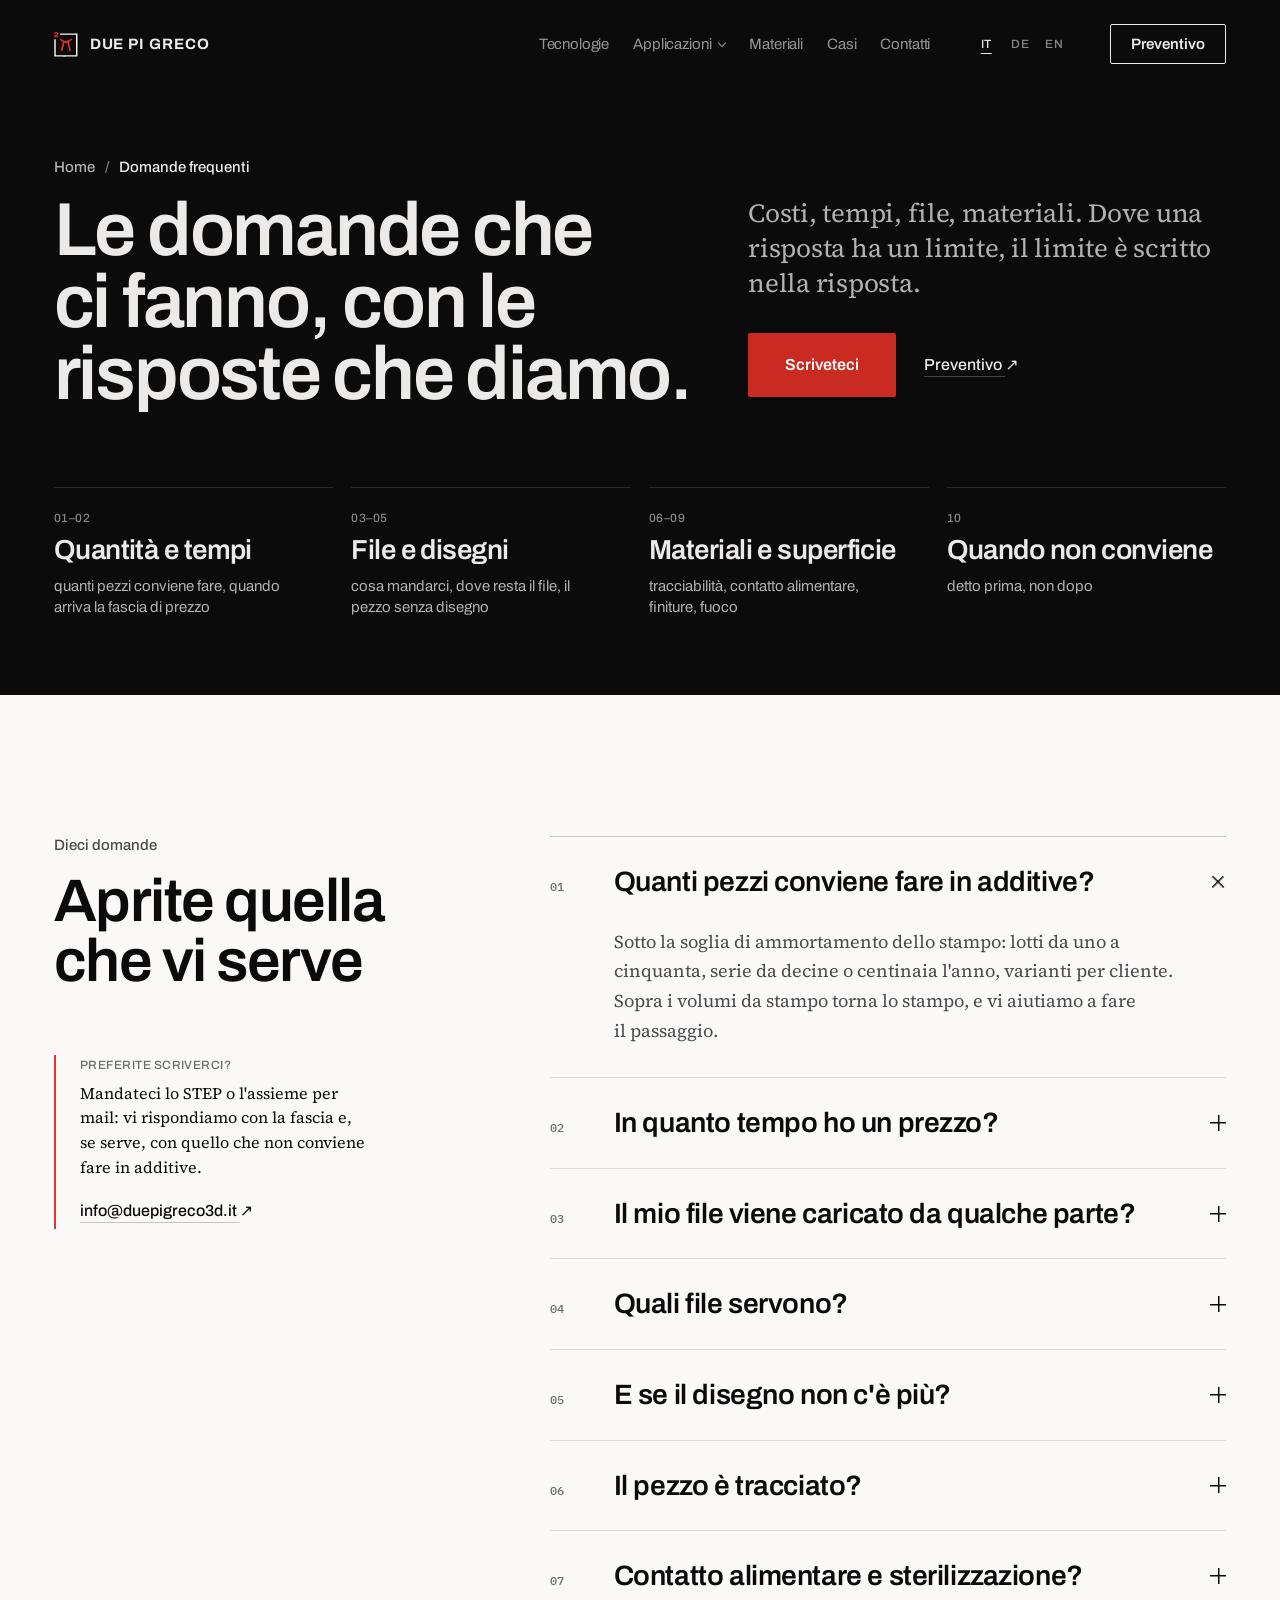
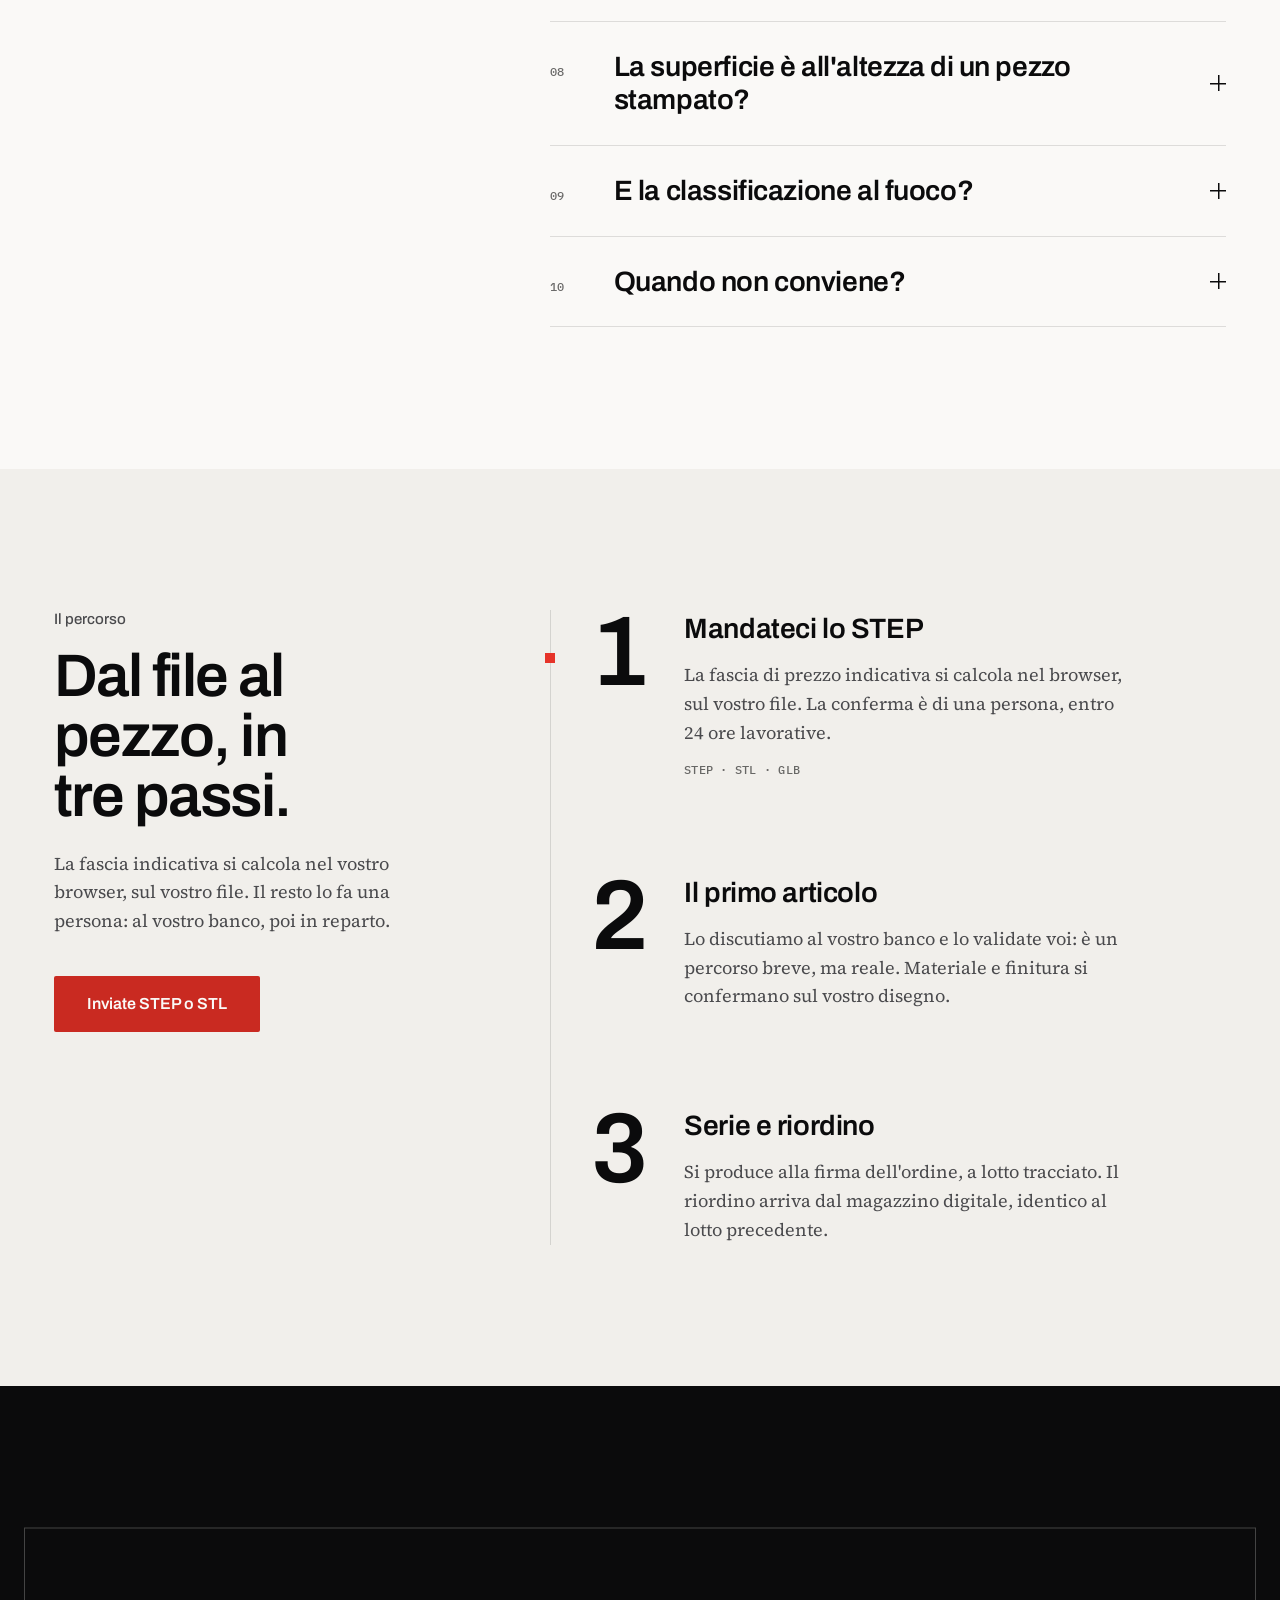
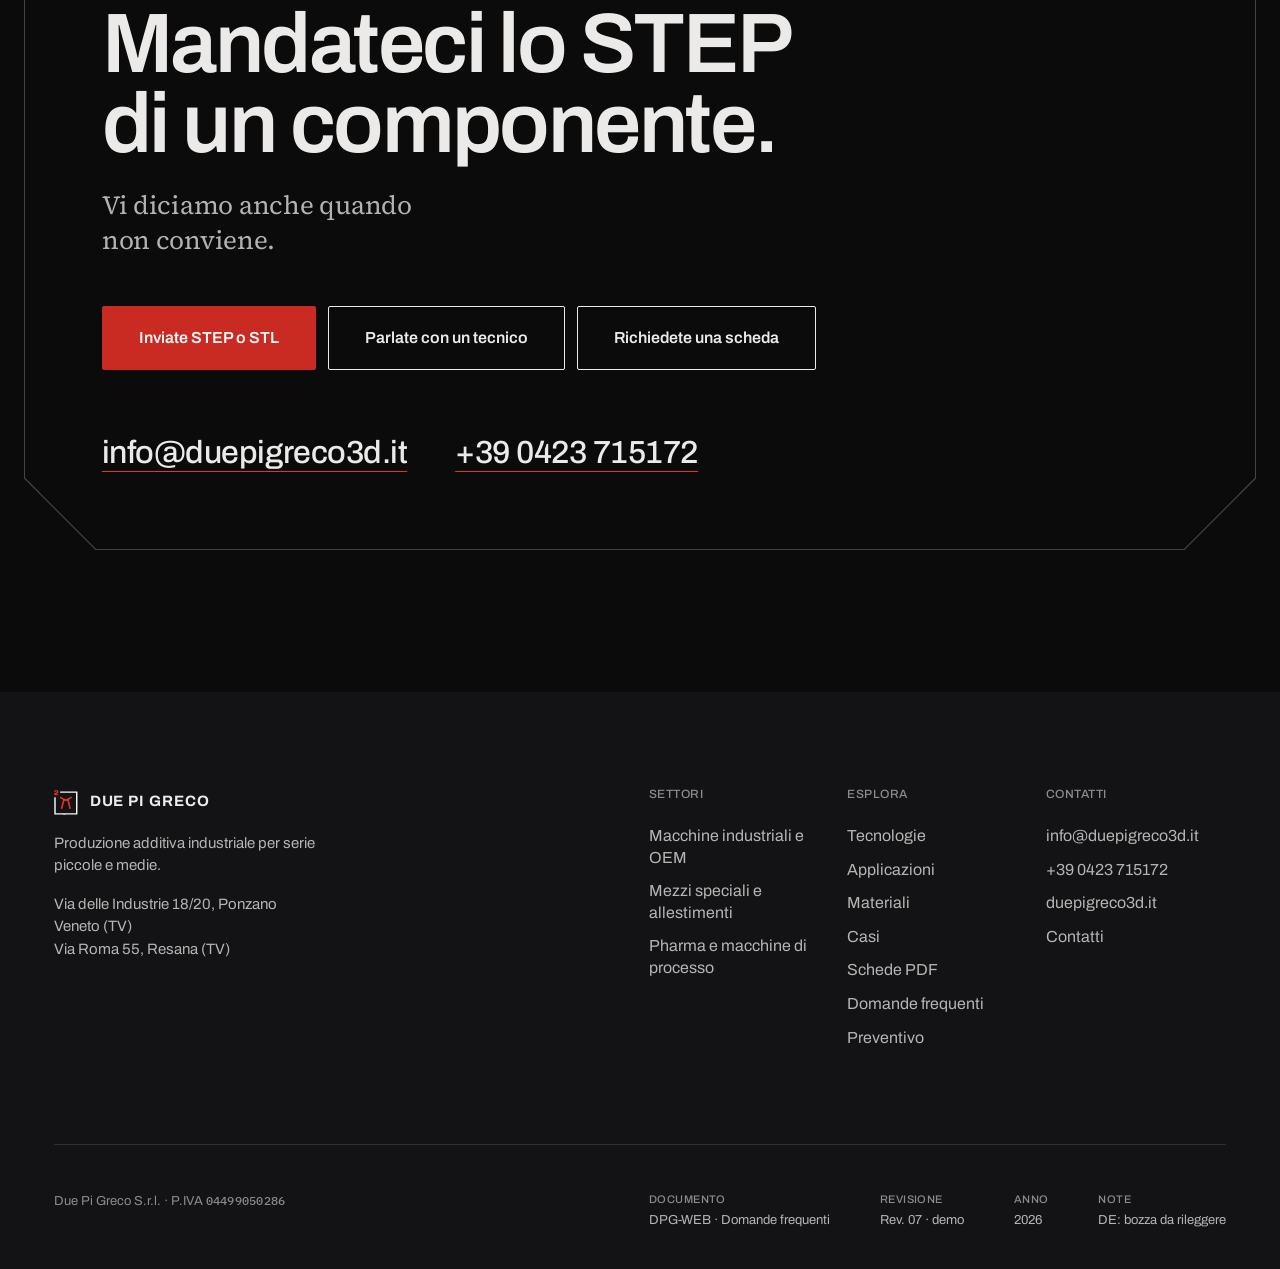
<file: faq.html>
<!doctype html><html lang="it"><head><meta charset="utf-8">
<meta name="viewport" content="width=device-width,initial-scale=1">
<meta name="description" content="Costi, tempi, file, tracciabilità, materiali e finiture: le risposte, con i loro limiti.">
<meta name="theme-color" content="#0B0B0C">
<title>Domande frequenti · Due Pi Greco</title>
<link rel="icon" type="image/svg+xml" href="assets/favicon.svg">

<link rel="stylesheet" href="assets/fonts.css"><link rel="stylesheet" href="assets/stile-r07.css">
<script>document.documentElement.classList.add('js')</script>
<script src="assets/comune.js"></script>
</head><body class="r07 p-faq ">
<!-- DPG-WEB · DPG-WEB · Domande frequenti · Rev. 07. FILE GENERATO da _lavoro/r07/build_r07.py: si modifica _lavoro/r07/pagine/faq.src.html.
     Testi dal dizionario I18N in fondo (it, de, en; il de e' una bozza). Dati: solo quelli di 00_CONTENUTI_REV06.md. -->
<a class="salta" href="#contenuto" data-i="salta">Vai al contenuto</a>

<!-- BARRA (manuale 4.1): fissa, trasparente sopra la testata scura; .piena dopo 80 px. Il pannello telefono lo apre comune.js.
     Parte comune a tutte le pagine (_lavoro/r07/parti/barra.html): la pagina corrente riceve aria-current dal build. -->
<header class="topbar barra su-nero"><div class="barra-dentro">
  <a class="marchio" href="index.html" aria-label="Due Pi Greco, home"><span class="logo"><svg xmlns="http://www.w3.org/2000/svg" viewBox="0 0 855 1002" role="img" aria-label="Due Pi Greco"><title>Due Pi Greco</title><g transform="translate(0.000000,1002.000000) scale(0.100000,-0.100000)" fill-rule="evenodd"><path class="dpg-nero" fill="#0B0B0C" d="M2185 8777 c-3 -7 -4 -120 -3 -252 l3 -240 2850 -5 c1568 -3 2851 -6 2853 -8 1 -1 1 -1634 0 -3629 l-3 -3628 -3630 0 -3630 0 -3 2839 c-1 2078 -5 2843 -13 2852 -12 15 -448 21 -483 8 -15 -6 -16 -288 -16 -3105 l0 -3099 26 -10 c41 -16 8226 -13 8247 3 16 11 17 274 15 4147 l-3 4135 -3103 3 c-2502 2 -3104 0 -3107 -11z"/><path class="dpg-rosso" fill="#ED1B24" d="M555 9234 c-11 -2 -47 -9 -80 -16 -166 -31 -303 -146 -351 -294 -23 -73 -32 -335 -12 -352 12 -9 69 -12 224 -10 l209 3 11 90 c15 114 27 146 67 176 31 23 38 24 199 24 l168 0 37 -38 38 -37 0 -124 c0 -192 8 -187 -415 -291 -325 -80 -374 -100 -451 -182 -89 -95 -94 -120 -94 -483 l0 -315 715 0 715 0 0 190 0 190 -490 5 -490 5 -3 35 c-4 47 34 120 74 142 17 10 69 27 115 38 110 27 253 63 379 97 335 91 429 226 417 596 -8 225 -38 320 -133 414 -115 112 -211 136 -564 139 -146 1 -274 1 -285 -2z M2289 6883 c-23 -38 -72 -113 -108 -168 -35 -55 -82 -127 -103 -159 -21 -33 -38 -67 -38 -77 0 -11 27 -34 73 -63 257 -160 309 -192 325 -201 9 -6 36 -23 60 -38 23 -15 59 -37 80 -48 20 -11 51 -29 67 -39 17 -10 41 -25 55 -33 14 -7 84 -47 155 -89 127 -73 263 -148 316 -175 15 -7 32 -20 39 -28 13 -16 13 -19 -20 -140 -12 -44 -26 -96 -30 -115 -4 -19 -25 -98 -45 -175 -21 -77 -41 -156 -45 -176 -3 -19 -10 -41 -14 -47 -3 -6 -10 -30 -15 -54 -5 -24 -26 -106 -46 -183 -21 -77 -41 -156 -45 -175 -4 -19 -25 -98 -45 -175 -21 -77 -41 -156 -45 -175 -5 -19 -18 -71 -30 -115 -12 -44 -26 -96 -30 -115 -5 -19 -18 -71 -30 -115 -12 -44 -26 -96 -30 -115 -4 -19 -25 -98 -45 -175 -21 -77 -41 -156 -45 -175 -9 -38 -56 -215 -91 -345 -11 -44 -25 -96 -29 -115 -5 -19 -18 -71 -30 -115 -12 -44 -26 -96 -30 -115 -4 -19 -15 -62 -24 -95 -23 -86 -21 -103 12 -111 15 -4 70 -18 122 -32 52 -13 111 -28 130 -32 19 -4 71 -18 115 -31 44 -12 98 -23 119 -23 43 -1 43 -2 79 139 9 33 21 80 28 105 6 25 15 61 19 80 4 19 18 71 30 115 12 44 26 96 30 115 4 19 22 87 38 150 87 330 105 398 112 431 3 19 10 41 14 47 3 6 10 30 15 54 5 24 25 106 46 183 20 77 41 156 45 175 4 19 22 87 38 150 85 321 105 398 112 430 4 19 18 71 30 115 12 44 26 96 30 115 4 19 25 98 45 175 21 77 41 156 46 175 54 232 56 234 127 204 127 -55 332 -106 422 -107 78 0 206 30 369 89 114 41 119 41 127 7 3 -16 10 -41 15 -58 5 -16 23 -84 39 -150 38 -144 81 -309 122 -465 16 -63 34 -131 38 -150 4 -19 24 -98 45 -175 50 -193 89 -340 140 -540 24 -93 58 -224 75 -290 18 -66 36 -136 40 -155 4 -19 18 -71 30 -115 12 -44 26 -96 30 -115 4 -19 18 -71 30 -115 12 -44 25 -96 30 -115 4 -19 24 -96 43 -170 48 -181 73 -279 81 -314 7 -27 9 -28 54 -23 26 3 72 13 102 22 53 15 294 79 335 89 11 3 32 7 48 11 32 6 34 23 11 104 -22 81 -40 147 -59 221 -9 36 -22 88 -29 115 -8 28 -20 77 -29 110 -52 199 -65 251 -92 355 -10 36 -23 88 -30 115 -7 28 -19 70 -26 95 -6 25 -15 61 -19 80 -7 35 -52 204 -92 350 -11 41 -24 91 -28 110 -4 19 -24 98 -45 175 -20 77 -41 156 -45 175 -4 19 -18 71 -30 115 -12 44 -25 96 -30 115 -7 32 -31 124 -112 430 -16 63 -34 131 -38 150 -14 65 -32 135 -45 175 -25 74 -28 121 -10 139 9 9 20 16 25 16 5 0 44 20 86 45 41 25 78 45 81 45 3 0 39 20 80 45 40 25 76 45 79 45 7 0 583 348 717 433 53 34 97 68 97 76 0 8 -20 44 -43 80 -24 37 -64 98 -89 136 -129 201 -160 246 -172 251 -8 3 -60 -24 -117 -60 -148 -93 -623 -378 -694 -417 -33 -18 -73 -40 -90 -50 -16 -10 -50 -29 -75 -42 -25 -14 -74 -41 -110 -61 -184 -102 -527 -265 -660 -313 -158 -59 -207 -53 -459 54 -79 34 -460 223 -541 270 -19 11 -71 39 -115 63 -94 51 -313 176 -430 247 -114 67 -357 217 -422 260 -46 29 -89 53 -97 53 -7 0 -33 -30 -57 -67z"/></g></svg></span><b>DUE PI GRECO</b></a>
  <span class="targhetta">Demo · Rev. 07</span>
  <nav class="nav" aria-label="Menu" data-i-aria="nav_menu">
    <a href="tecnologie.html" data-i="nav_tec">Tecnologie</a>
    <div class="menu-voce"><button type="button" class="menu-apri" aria-expanded="false" aria-controls="menu-app" data-i="nav_app">Applicazioni</button>
      <div class="menu-sotto" id="menu-app">
        <a href="settore-oem.html"><i>01</i><b data-i="p_s1">Macchine industriali e OEM</b><span data-i="nav_s1d">carter, formati, attrezzaggi, ricambi</span></a>
        <a href="settore-vsp.html"><i>02</i><b data-i="p_s2">Mezzi speciali e allestimenti</b><span data-i="nav_s2d">allestimenti, flotte, finitura da carrozzeria</span></a>
        <a href="settore-phm.html"><i>03</i><b data-i="p_s3">Pharma e macchine di processo</b><span data-i="nav_s3d">parti a formato, dossier, cleanroom</span></a>
        <a class="menu-tutte" href="applicazioni.html"><i>17</i><b data-i="nav_tutti">Tutte le applicazioni</b><span data-i="nav_fam">Famiglie di parti</span></a>
      </div></div>
    <a href="materiali.html" data-i="nav_mat">Materiali</a>
    <a href="casi.html" data-i="nav_casi">Casi</a>
    <a href="contatti.html" data-i="nav_cont">Contatti</a>
  </nav>
  <div class="lingue" role="group" aria-label="Lingua" data-i-aria="lingua">
    <button type="button" class="lang attiva" data-lang="it" lang="it" aria-pressed="true">IT</button>
    <button type="button" class="lang" data-lang="de" lang="de" aria-pressed="false">DE</button>
    <button type="button" class="lang" data-lang="en" lang="en" aria-pressed="false">EN</button>
  </div>
  <a class="btn btn--contorno btn--p btn-barra" href="preventivo.html" data-i="nav_prev">Preventivo</a>
  <button type="button" class="menu-tasto" aria-expanded="false" aria-controls="menu-pannello" data-i="nav_menu">Menu</button>
</div></header>

<!-- PANNELLO TELEFONO: data-bp e' la larghezza da cui la barra torna intera (comune.js lo chiude oltre questa misura) -->
<div class="menu-pannello" id="menu-pannello" role="dialog" aria-modal="true" aria-label="Menu" data-i-aria="nav_menu" data-bp="1080">
  <div class="mp-testa"><a class="marchio" href="index.html" aria-label="Due Pi Greco, home"><span class="logo"><svg xmlns="http://www.w3.org/2000/svg" viewBox="0 0 855 1002" role="img" aria-label="Due Pi Greco"><title>Due Pi Greco</title><g transform="translate(0.000000,1002.000000) scale(0.100000,-0.100000)" fill-rule="evenodd"><path class="dpg-nero" fill="#0B0B0C" d="M2185 8777 c-3 -7 -4 -120 -3 -252 l3 -240 2850 -5 c1568 -3 2851 -6 2853 -8 1 -1 1 -1634 0 -3629 l-3 -3628 -3630 0 -3630 0 -3 2839 c-1 2078 -5 2843 -13 2852 -12 15 -448 21 -483 8 -15 -6 -16 -288 -16 -3105 l0 -3099 26 -10 c41 -16 8226 -13 8247 3 16 11 17 274 15 4147 l-3 4135 -3103 3 c-2502 2 -3104 0 -3107 -11z"/><path class="dpg-rosso" fill="#ED1B24" d="M555 9234 c-11 -2 -47 -9 -80 -16 -166 -31 -303 -146 -351 -294 -23 -73 -32 -335 -12 -352 12 -9 69 -12 224 -10 l209 3 11 90 c15 114 27 146 67 176 31 23 38 24 199 24 l168 0 37 -38 38 -37 0 -124 c0 -192 8 -187 -415 -291 -325 -80 -374 -100 -451 -182 -89 -95 -94 -120 -94 -483 l0 -315 715 0 715 0 0 190 0 190 -490 5 -490 5 -3 35 c-4 47 34 120 74 142 17 10 69 27 115 38 110 27 253 63 379 97 335 91 429 226 417 596 -8 225 -38 320 -133 414 -115 112 -211 136 -564 139 -146 1 -274 1 -285 -2z M2289 6883 c-23 -38 -72 -113 -108 -168 -35 -55 -82 -127 -103 -159 -21 -33 -38 -67 -38 -77 0 -11 27 -34 73 -63 257 -160 309 -192 325 -201 9 -6 36 -23 60 -38 23 -15 59 -37 80 -48 20 -11 51 -29 67 -39 17 -10 41 -25 55 -33 14 -7 84 -47 155 -89 127 -73 263 -148 316 -175 15 -7 32 -20 39 -28 13 -16 13 -19 -20 -140 -12 -44 -26 -96 -30 -115 -4 -19 -25 -98 -45 -175 -21 -77 -41 -156 -45 -176 -3 -19 -10 -41 -14 -47 -3 -6 -10 -30 -15 -54 -5 -24 -26 -106 -46 -183 -21 -77 -41 -156 -45 -175 -4 -19 -25 -98 -45 -175 -21 -77 -41 -156 -45 -175 -5 -19 -18 -71 -30 -115 -12 -44 -26 -96 -30 -115 -5 -19 -18 -71 -30 -115 -12 -44 -26 -96 -30 -115 -4 -19 -25 -98 -45 -175 -21 -77 -41 -156 -45 -175 -9 -38 -56 -215 -91 -345 -11 -44 -25 -96 -29 -115 -5 -19 -18 -71 -30 -115 -12 -44 -26 -96 -30 -115 -4 -19 -15 -62 -24 -95 -23 -86 -21 -103 12 -111 15 -4 70 -18 122 -32 52 -13 111 -28 130 -32 19 -4 71 -18 115 -31 44 -12 98 -23 119 -23 43 -1 43 -2 79 139 9 33 21 80 28 105 6 25 15 61 19 80 4 19 18 71 30 115 12 44 26 96 30 115 4 19 22 87 38 150 87 330 105 398 112 431 3 19 10 41 14 47 3 6 10 30 15 54 5 24 25 106 46 183 20 77 41 156 45 175 4 19 22 87 38 150 85 321 105 398 112 430 4 19 18 71 30 115 12 44 26 96 30 115 4 19 25 98 45 175 21 77 41 156 46 175 54 232 56 234 127 204 127 -55 332 -106 422 -107 78 0 206 30 369 89 114 41 119 41 127 7 3 -16 10 -41 15 -58 5 -16 23 -84 39 -150 38 -144 81 -309 122 -465 16 -63 34 -131 38 -150 4 -19 24 -98 45 -175 50 -193 89 -340 140 -540 24 -93 58 -224 75 -290 18 -66 36 -136 40 -155 4 -19 18 -71 30 -115 12 -44 26 -96 30 -115 4 -19 18 -71 30 -115 12 -44 25 -96 30 -115 4 -19 24 -96 43 -170 48 -181 73 -279 81 -314 7 -27 9 -28 54 -23 26 3 72 13 102 22 53 15 294 79 335 89 11 3 32 7 48 11 32 6 34 23 11 104 -22 81 -40 147 -59 221 -9 36 -22 88 -29 115 -8 28 -20 77 -29 110 -52 199 -65 251 -92 355 -10 36 -23 88 -30 115 -7 28 -19 70 -26 95 -6 25 -15 61 -19 80 -7 35 -52 204 -92 350 -11 41 -24 91 -28 110 -4 19 -24 98 -45 175 -20 77 -41 156 -45 175 -4 19 -18 71 -30 115 -12 44 -25 96 -30 115 -7 32 -31 124 -112 430 -16 63 -34 131 -38 150 -14 65 -32 135 -45 175 -25 74 -28 121 -10 139 9 9 20 16 25 16 5 0 44 20 86 45 41 25 78 45 81 45 3 0 39 20 80 45 40 25 76 45 79 45 7 0 583 348 717 433 53 34 97 68 97 76 0 8 -20 44 -43 80 -24 37 -64 98 -89 136 -129 201 -160 246 -172 251 -8 3 -60 -24 -117 -60 -148 -93 -623 -378 -694 -417 -33 -18 -73 -40 -90 -50 -16 -10 -50 -29 -75 -42 -25 -14 -74 -41 -110 -61 -184 -102 -527 -265 -660 -313 -158 -59 -207 -53 -459 54 -79 34 -460 223 -541 270 -19 11 -71 39 -115 63 -94 51 -313 176 -430 247 -114 67 -357 217 -422 260 -46 29 -89 53 -97 53 -7 0 -33 -30 -57 -67z"/></g></svg></span><b>DUE PI GRECO</b></a>
    <button type="button" class="menu-tasto" data-menu-chiudi data-i="nav_chiudi">Chiudi</button></div>
  <ul class="mp-voci">
    <li><a href="index.html" data-i="nav_home">Home</a></li>
    <li><a href="tecnologie.html" data-i="nav_tec">Tecnologie</a></li>
    <li><a href="applicazioni.html" data-i="nav_app">Applicazioni</a></li>
    <li><a href="materiali.html" data-i="nav_mat">Materiali</a></li>
    <li><a href="casi.html" data-i="nav_casi">Casi</a></li>
    <li><a href="contatti.html" data-i="nav_cont">Contatti</a></li>
  </ul>
  <a class="btn btn--primario mp-cta" href="preventivo.html" data-i="nav_prev">Preventivo</a>
  <p class="etichetta mp-lab" data-i="nav_set">Settori</p>
  <ul class="mp-settori">
    <li><a href="settore-oem.html"><span class="solo-lettore">01 </span><b data-i="p_s1">Macchine industriali e OEM</b><span data-i="nav_s1d">carter, formati, attrezzaggi, ricambi</span></a></li>
    <li><a href="settore-vsp.html"><span class="solo-lettore">02 </span><b data-i="p_s2">Mezzi speciali e allestimenti</b><span data-i="nav_s2d">allestimenti, flotte, finitura da carrozzeria</span></a></li>
    <li><a href="settore-phm.html"><span class="solo-lettore">03 </span><b data-i="p_s3">Pharma e macchine di processo</b><span data-i="nav_s3d">parti a formato, dossier, cleanroom</span></a></li>
  </ul>
  <p class="etichetta mp-lab" data-i="top_c">Contatti</p>
  <p class="mp-contatti"><a href="mailto:info@duepigreco3d.it">info@duepigreco3d.it</a><br><a href="tel:+390423715172">+39 0423 715172</a></p>
  <p class="etichetta mp-lab" id="mp-lingua" data-i="lingua">Lingua</p>
  <div class="mp-lingue" role="group" aria-labelledby="mp-lingua">
    <button type="button" class="lang attiva" data-lang="it" lang="it" aria-pressed="true">IT</button>
    <button type="button" class="lang" data-lang="de" lang="de" aria-pressed="false">DE</button>
    <button type="button" class="lang" data-lang="en" lang="en" aria-pressed="false">EN</button>
  </div>
</div>

<main id="contenuto" tabindex="-1">

<!-- TESTATA · nero. Briciole, H1 (lo slogan della pagina), lead, una sola azione piena -->
<section class="testata su-nero" aria-labelledby="h-titolo">
  <div class="griglia testata-testa">
    <div class="testata-titolo rivela">
      <nav class="briciole" aria-label="Sei qui" data-i-aria="f7_bric"><a href="index.html" data-i="torna">Home</a><span aria-hidden="true">/</span><span aria-current="page" data-i="occ">Domande frequenti</span></nav>
      <h1 id="h-titolo" data-i="h1">Le domande che ci fanno, con le risposte che diamo.</h1>
    </div>
    <div class="testata-lato rivela r2">
      <p class="lead" data-i="intro">Costi, tempi, file, materiali. Dove una risposta ha un limite, il limite è scritto nella risposta.</p>
      <div class="testata-azioni">
        <a class="btn btn--primario btn--g" href="mailto:info@duepigreco3d.it?subject=Una%20domanda" data-i="scrivi">Scriveteci</a>
        <a class="link" href="preventivo.html"><span data-i="nav_prev">Preventivo</span> <span class="freccia" aria-hidden="true">↗</span></a>
      </div>
    </div>
  </div>
  <!-- i quattro temi delle domande, come una riga di dati: si salta alla prima domanda di ogni tema -->
  <ul class="griglia temi" aria-label="Temi delle domande" data-i-aria="f7_temi">
    <li class="rivela"><a href="#faq-1"><span class="etichetta">01–02</span><b data-i="f7_t1">Quantità e tempi</b><span data-i="f7_t1p">quanti pezzi conviene fare, quando arriva la fascia di prezzo</span></a></li>
    <li class="rivela r2"><a href="#faq-3"><span class="etichetta">03–05</span><b data-i="f7_t2">File e disegni</b><span data-i="f7_t2p">cosa mandarci, dove resta il file, il pezzo senza disegno</span></a></li>
    <li class="rivela r3"><a href="#faq-6"><span class="etichetta">06–09</span><b data-i="f7_t3">Materiali e superficie</b><span data-i="f7_t3p">tracciabilità, contatto alimentare, finiture, fuoco</span></a></li>
    <li class="rivela r4"><a href="#faq-10"><span class="etichetta">10</span><b data-i="f7_t4">Quando non conviene</b><span data-i="f7_t4p">detto prima, non dopo</span></a></li>
  </ul>
</section>

<!-- DOMANDE · carta. A sinistra, ferma, la testata della sezione e il riquadro "scriveteci"; a destra le dieci domande.
     Gli id faq-1..faq-10 restano: le pagine di settore e i PDF ci puntano. -->
<section class="sezione su-carta" id="domande" aria-labelledby="h-domande">
  <div class="griglia dom-griglia">
    <div class="dom-lato rivela">
      <p class="occhiello" data-i="s_o">Dieci domande</p>
      <h2 id="h-domande" data-i="s_t">Aprite quella che vi serve</h2>
      <div class="riquadro dom-scrivi">
        <span class="etichetta" data-i="o_t">Preferite scriverci?</span>
        <p data-i="o_p">Mandateci lo STEP o l'assieme per mail: vi rispondiamo con la fascia e, se serve, con quello che non conviene fare in additive.</p>
        <a class="link" href="mailto:info@duepigreco3d.it?subject=Una%20domanda"><span>info@duepigreco3d.it</span> <span class="freccia" aria-hidden="true">↗</span></a>
      </div>
    </div>
    <ol class="domande dom-elenco">
      <li><details class="domanda" id="faq-1" open><summary><i>01</i><b data-i="faq0_q">Quanti pezzi conviene fare in additive?</b></summary><div class="risposta"><p data-i="faq0_a">Sotto la soglia di ammortamento dello stampo: lotti da uno a cinquanta, serie da decine o centinaia l'anno, varianti per cliente. Sopra i volumi da stampo torna lo stampo, e vi aiutiamo a fare il passaggio.</p></div></details></li>
      <li><details class="domanda" id="faq-2"><summary><i>02</i><b data-i="faq1_q">In quanto tempo ho un prezzo?</b></summary><div class="risposta"><p data-i="faq1_a">La fascia indicativa si calcola subito, nel browser, sul vostro file. La conferma è di una persona, entro 24 ore lavorative. Sul prezzo reale incide anche la saturazione della camera.</p></div></details></li>
      <li><details class="domanda" id="faq-3"><summary><i>03</i><b data-i="faq2_q">Il mio file viene caricato da qualche parte?</b></summary><div class="risposta"><p data-i="faq2_a">Nel preventivo indicativo no: l'analisi dello STEP o dell'STL avviene nel vostro browser e il file non viene caricato su nessun server.</p></div></details></li>
      <li><details class="domanda" id="faq-4"><summary><i>04</i><b data-i="faq3_q">Quali file servono?</b></summary><div class="risposta"><p data-i="faq3_a">Lo STEP del componente, o l'STL. Per un allestimento completo basta lo STEP AP242 dell'assieme, o il GLB, con i nomi delle parti a distinta: senza disegni 2D e senza impegnare il vostro ufficio tecnico.</p></div></details></li>
      <li><details class="domanda" id="faq-5"><summary><i>05</i><b data-i="faq4_q">E se il disegno non c'è più?</b></summary><div class="risposta"><p data-i="faq4_a">Si parte dal pezzo: rilievo 3D, reverse engineering, e il ricambio rientra a magazzino, digitale questa volta.</p></div></details></li>
      <li><details class="domanda" id="faq-6"><summary><i>06</i><b data-i="faq5_q">Il pezzo è tracciato?</b></summary><div class="risposta"><p data-i="faq5_a">Sì: lotto e job sono riportati su ogni pezzo di serie e, dove il capitolato lo chiede, arriva anche il certificato del produttore del materiale.</p></div></details></li>
      <li><details class="domanda" id="faq-7"><summary><i>07</i><b data-i="faq6_q">Contatto alimentare e sterilizzazione?</b></summary><div class="risposta"><p data-i="faq6_a">Per dichiarazione del produttore, il PA2200 ha biocompatibilità secondo ISO 10993-1 e USP classe VI e contatto alimentare secondo Reg. (UE) 10/2011, ed è compatibile con vapore, EtO e gamma. Sono dichiarazioni a livello di materiale: la migrazione si verifica sul pezzo finito e la validazione del vostro ciclo resta vostra.</p></div></details></li>
      <li><details class="domanda" id="faq-8"><summary><i>08</i><b data-i="faq7_q">La superficie è all'altezza di un pezzo stampato?</b></summary><div class="risposta"><p data-i="faq7_a">Dipende dalla finitura: da F0, grezzo tecnico, a F2, verniciato a liquido 2K a colore esatto, fino a F3, grado cleanroom, solo in SLS. Con giochi sotto 0,3 mm l'accoppiamento tra particolari verniciati non si garantisce.</p></div></details></li>
      <li><details class="domanda" id="faq-9"><summary><i>09</i><b data-i="faq8_q">E la classificazione al fuoco?</b></summary><div class="risposta"><p data-i="faq8_a">Dove il capitolato la chiede si sale a Ultem 9085: UL94 V-0, FAR 25.853, EN 45545-2 a livello di materiale. Dove il capitolato richiede prove sul componente finito, il percorso di qualifica si costruisce insieme, e ve lo diciamo prima, non dopo.</p></div></details></li>
      <li><details class="domanda" id="faq-10"><summary><i>10</i><b data-i="faq9_q">Quando non conviene?</b></summary><div class="risposta"><p data-i="faq9_a">Sotto la scala delle macchine da tavolo il pezzo ve lo fate in casa, e fate bene. Sopra i volumi da stampo torna lo stampo. E il ricambio strutturale in metallo resta in metallo: lo instradiamo alla nostra rete di partner qualificati.</p></div></details></li>
    </ol>
  </div>
</section>

<!-- IL PERCORSO · panna (il percorso della home: colonna ferma col bottone, tre passi sul filo con l'indicatore) -->
<section class="percorso sezione--panna su-carta" id="passi" aria-labelledby="h-percorso">
  <div class="griglia">
    <div class="perc-lato rivela">
      <p class="occhiello" data-i="pa_o">Il percorso</p>
      <h2 id="h-percorso" data-i="pa_t">Dal file al pezzo, in tre passi.</h2>
      <p class="perc-testo" data-i="r7_p">La fascia indicativa si calcola nel vostro browser, sul vostro file. Il resto lo fa una persona: al vostro banco, poi in reparto.</p>
      <a class="btn btn--primario" href="preventivo.html" data-i="cta_file">Inviate STEP o STL</a>
    </div>
    <div class="passi-colonna">
      <ol class="passi">
        <li class="passo rivela"><span class="numerale" aria-hidden="true">1</span><div><h3 data-i="pa1t">Mandateci lo STEP</h3><p data-i="pa1p">La fascia di prezzo indicativa si calcola nel browser, sul vostro file. La conferma è di una persona, entro 24 ore lavorative.</p><p class="mono passo-file">STEP · STL · GLB</p></div></li>
        <li class="passo rivela"><span class="numerale" aria-hidden="true">2</span><div><h3 data-i="pa2t">Il primo articolo</h3><p data-i="pa2p">Lo discutiamo al vostro banco e lo validate voi: è un percorso breve, ma reale. Materiale e finitura si confermano sul vostro disegno.</p></div></li>
        <li class="passo rivela"><span class="numerale" aria-hidden="true">3</span><div><h3 data-i="pa3t">Serie e riordino</h3><p data-i="pa3p">Si produce alla firma dell'ordine, a lotto tracciato. Il riordino arriva dal magazzino digitale, identico al lotto precedente.</p></div></li>
      </ol>
      <span class="indicatore" aria-hidden="true"></span>
    </div>
  </div>
</section>

</main>

<!-- STRISCIA FINALE (manuale 4.12) · nero, la cornice smussata della testata: chiude ogni pagina con le tre chiamate all'azione.
     Parte comune (_lavoro/r07/parti/striscia.html); una pagina la toglie con "striscia": false nei META. -->
<section class="striscia su-nero" id="contatti-rapidi" aria-labelledby="h-fine">
  <div class="cornice cornice--fine rivela">
    <div class="cornice-dentro striscia-dentro">
      <h2 id="h-fine" data-i="fine_t">Mandateci lo STEP di un componente.</h2>
      <p class="lead" data-i="fine_p">Vi diciamo anche quando non conviene.</p>
      <div class="striscia-azioni">
        <a class="btn btn--primario btn--g" href="preventivo.html" data-i="cta_file">Inviate STEP o STL</a>
        <a class="btn btn--contorno btn--g" href="mailto:info@duepigreco3d.it?subject=Parlare%20con%20un%20tecnico" data-i="cta_tecnico">Parlate con un tecnico</a>
        <a class="btn btn--contorno btn--g" href="casi.html#schede" data-i="cta_scheda">Richiedete una scheda</a>
      </div>
      <p class="striscia-contatti"><a href="mailto:info@duepigreco3d.it">info@duepigreco3d.it</a><a href="tel:+390423715172">+39 0423 715172</a></p>
    </div>
  </div>
</section>

<!-- PIEDE (manuale 4.13) · secondo nero. Parte comune (_lavoro/r07/parti/piede.html); il build scrive il codice del documento -->
<footer class="piede su-nero" id="contatti">
  <div class="griglia piede-alto">
    <div class="piede-marchio">
      <a class="marchio" href="index.html" aria-label="Due Pi Greco, home"><span class="logo"><svg xmlns="http://www.w3.org/2000/svg" viewBox="0 0 855 1002" role="img" aria-label="Due Pi Greco"><title>Due Pi Greco</title><g transform="translate(0.000000,1002.000000) scale(0.100000,-0.100000)" fill-rule="evenodd"><path class="dpg-nero" fill="#0B0B0C" d="M2185 8777 c-3 -7 -4 -120 -3 -252 l3 -240 2850 -5 c1568 -3 2851 -6 2853 -8 1 -1 1 -1634 0 -3629 l-3 -3628 -3630 0 -3630 0 -3 2839 c-1 2078 -5 2843 -13 2852 -12 15 -448 21 -483 8 -15 -6 -16 -288 -16 -3105 l0 -3099 26 -10 c41 -16 8226 -13 8247 3 16 11 17 274 15 4147 l-3 4135 -3103 3 c-2502 2 -3104 0 -3107 -11z"/><path class="dpg-rosso" fill="#ED1B24" d="M555 9234 c-11 -2 -47 -9 -80 -16 -166 -31 -303 -146 -351 -294 -23 -73 -32 -335 -12 -352 12 -9 69 -12 224 -10 l209 3 11 90 c15 114 27 146 67 176 31 23 38 24 199 24 l168 0 37 -38 38 -37 0 -124 c0 -192 8 -187 -415 -291 -325 -80 -374 -100 -451 -182 -89 -95 -94 -120 -94 -483 l0 -315 715 0 715 0 0 190 0 190 -490 5 -490 5 -3 35 c-4 47 34 120 74 142 17 10 69 27 115 38 110 27 253 63 379 97 335 91 429 226 417 596 -8 225 -38 320 -133 414 -115 112 -211 136 -564 139 -146 1 -274 1 -285 -2z M2289 6883 c-23 -38 -72 -113 -108 -168 -35 -55 -82 -127 -103 -159 -21 -33 -38 -67 -38 -77 0 -11 27 -34 73 -63 257 -160 309 -192 325 -201 9 -6 36 -23 60 -38 23 -15 59 -37 80 -48 20 -11 51 -29 67 -39 17 -10 41 -25 55 -33 14 -7 84 -47 155 -89 127 -73 263 -148 316 -175 15 -7 32 -20 39 -28 13 -16 13 -19 -20 -140 -12 -44 -26 -96 -30 -115 -4 -19 -25 -98 -45 -175 -21 -77 -41 -156 -45 -176 -3 -19 -10 -41 -14 -47 -3 -6 -10 -30 -15 -54 -5 -24 -26 -106 -46 -183 -21 -77 -41 -156 -45 -175 -4 -19 -25 -98 -45 -175 -21 -77 -41 -156 -45 -175 -5 -19 -18 -71 -30 -115 -12 -44 -26 -96 -30 -115 -5 -19 -18 -71 -30 -115 -12 -44 -26 -96 -30 -115 -4 -19 -25 -98 -45 -175 -21 -77 -41 -156 -45 -175 -9 -38 -56 -215 -91 -345 -11 -44 -25 -96 -29 -115 -5 -19 -18 -71 -30 -115 -12 -44 -26 -96 -30 -115 -4 -19 -15 -62 -24 -95 -23 -86 -21 -103 12 -111 15 -4 70 -18 122 -32 52 -13 111 -28 130 -32 19 -4 71 -18 115 -31 44 -12 98 -23 119 -23 43 -1 43 -2 79 139 9 33 21 80 28 105 6 25 15 61 19 80 4 19 18 71 30 115 12 44 26 96 30 115 4 19 22 87 38 150 87 330 105 398 112 431 3 19 10 41 14 47 3 6 10 30 15 54 5 24 25 106 46 183 20 77 41 156 45 175 4 19 22 87 38 150 85 321 105 398 112 430 4 19 18 71 30 115 12 44 26 96 30 115 4 19 25 98 45 175 21 77 41 156 46 175 54 232 56 234 127 204 127 -55 332 -106 422 -107 78 0 206 30 369 89 114 41 119 41 127 7 3 -16 10 -41 15 -58 5 -16 23 -84 39 -150 38 -144 81 -309 122 -465 16 -63 34 -131 38 -150 4 -19 24 -98 45 -175 50 -193 89 -340 140 -540 24 -93 58 -224 75 -290 18 -66 36 -136 40 -155 4 -19 18 -71 30 -115 12 -44 26 -96 30 -115 4 -19 18 -71 30 -115 12 -44 25 -96 30 -115 4 -19 24 -96 43 -170 48 -181 73 -279 81 -314 7 -27 9 -28 54 -23 26 3 72 13 102 22 53 15 294 79 335 89 11 3 32 7 48 11 32 6 34 23 11 104 -22 81 -40 147 -59 221 -9 36 -22 88 -29 115 -8 28 -20 77 -29 110 -52 199 -65 251 -92 355 -10 36 -23 88 -30 115 -7 28 -19 70 -26 95 -6 25 -15 61 -19 80 -7 35 -52 204 -92 350 -11 41 -24 91 -28 110 -4 19 -24 98 -45 175 -20 77 -41 156 -45 175 -4 19 -18 71 -30 115 -12 44 -25 96 -30 115 -7 32 -31 124 -112 430 -16 63 -34 131 -38 150 -14 65 -32 135 -45 175 -25 74 -28 121 -10 139 9 9 20 16 25 16 5 0 44 20 86 45 41 25 78 45 81 45 3 0 39 20 80 45 40 25 76 45 79 45 7 0 583 348 717 433 53 34 97 68 97 76 0 8 -20 44 -43 80 -24 37 -64 98 -89 136 -129 201 -160 246 -172 251 -8 3 -60 -24 -117 -60 -148 -93 -623 -378 -694 -417 -33 -18 -73 -40 -90 -50 -16 -10 -50 -29 -75 -42 -25 -14 -74 -41 -110 -61 -184 -102 -527 -265 -660 -313 -158 -59 -207 -53 -459 54 -79 34 -460 223 -541 270 -19 11 -71 39 -115 63 -94 51 -313 176 -430 247 -114 67 -357 217 -422 260 -46 29 -89 53 -97 53 -7 0 -33 -30 -57 -67z"/></g></svg></span><b>DUE PI GRECO</b></a>
      <p data-i="p_claim">Produzione additiva industriale per serie piccole e medie.</p>
      <address class="piede-sedi">Via delle Industrie 18/20, Ponzano Veneto (TV)<br>Via Roma 55, Resana (TV)</address>
    </div>
    <nav class="piede-col piede-col--prima" aria-labelledby="pc1"><h2 class="etichetta piede-tit" id="pc1" data-i="p_settori">Settori</h2>
      <a href="settore-oem.html" data-i="p_s1">Macchine industriali e OEM</a><a href="settore-vsp.html" data-i="p_s2">Mezzi speciali e allestimenti</a><a href="settore-phm.html" data-i="p_s3">Pharma e macchine di processo</a></nav>
    <nav class="piede-col" aria-labelledby="pc2"><h2 class="etichetta piede-tit" id="pc2" data-i="p_espl">Esplora</h2>
      <a href="tecnologie.html" data-i="nav_tec">Tecnologie</a><a href="applicazioni.html" data-i="nav_app">Applicazioni</a><a href="materiali.html" data-i="nav_mat">Materiali</a>
      <a href="casi.html" data-i="nav_casi">Casi</a><a href="casi.html#schede" data-i="nav_schede">Schede PDF</a><a href="faq.html" data-i="nav_ris_faq">Domande frequenti</a><a href="preventivo.html" data-i="nav_prev">Preventivo</a></nav>
    <div class="piede-col"><h2 class="etichetta piede-tit" data-i="p_contatti">Contatti</h2>
      <a href="mailto:info@duepigreco3d.it">info@duepigreco3d.it</a><a href="tel:+390423715172">+39 0423 715172</a>
      <a href="https://duepigreco3d.it">duepigreco3d.it</a><a href="contatti.html" data-i="nav_cont">Contatti</a></div>
  </div>
  <div class="griglia piede-legale">
    <p>Due Pi Greco S.r.l. · <span data-i="p_iva">P.IVA</span> <span class="mono">04499050286</span></p>
    <dl class="iscrizioni">
      <div><dt data-i="c_doc">Documento</dt><dd>DPG-WEB · Domande frequenti</dd></div>
      <div><dt data-i="c_rev">Revisione</dt><dd>Rev. 07 · demo</dd></div>
      <div><dt data-i="c_anno">Anno</dt><dd>2026</dd></div>
      <div><dt data-i="c_note">Note</dt><dd data-i="c_de">DE: bozza da rileggere</dd></div>
    </dl>
  </div>
</footer>

<script>
const I18N={
"it": {
"c_anno": "Anno",
"c_de": "DE: bozza da rileggere",
"c_doc": "Documento",
"c_note": "Note",
"c_rev": "Revisione",
"cta_file": "Inviate STEP o STL",
"cta_scheda": "Richiedete una scheda",
"cta_tecnico": "Parlate con un tecnico",
"f7_bric": "Sei qui",
"f7_t1": "Quantità e tempi",
"f7_t1p": "quanti pezzi conviene fare, quando arriva la fascia di prezzo",
"f7_t2": "File e disegni",
"f7_t2p": "cosa mandarci, dove resta il file, il pezzo senza disegno",
"f7_t3": "Materiali e superficie",
"f7_t3p": "tracciabilità, contatto alimentare, finiture, fuoco",
"f7_t4": "Quando non conviene",
"f7_t4p": "detto prima, non dopo",
"f7_temi": "Temi delle domande",
"faq0_a": "Sotto la soglia di ammortamento dello stampo: lotti da uno a cinquanta, serie da decine o centinaia l'anno, varianti per cliente. Sopra i volumi da stampo torna lo stampo, e vi aiutiamo a fare il passaggio.",
"faq0_q": "Quanti pezzi conviene fare in additive?",
"faq1_a": "La fascia indicativa si calcola subito, nel browser, sul vostro file. La conferma è di una persona, entro 24 ore lavorative. Sul prezzo reale incide anche la saturazione della camera.",
"faq1_q": "In quanto tempo ho un prezzo?",
"faq2_a": "Nel preventivo indicativo no: l'analisi dello STEP o dell'STL avviene nel vostro browser e il file non viene caricato su nessun server.",
"faq2_q": "Il mio file viene caricato da qualche parte?",
"faq3_a": "Lo STEP del componente, o l'STL. Per un allestimento completo basta lo STEP AP242 dell'assieme, o il GLB, con i nomi delle parti a distinta: senza disegni 2D e senza impegnare il vostro ufficio tecnico.",
"faq3_q": "Quali file servono?",
"faq4_a": "Si parte dal pezzo: rilievo 3D, reverse engineering, e il ricambio rientra a magazzino, digitale questa volta.",
"faq4_q": "E se il disegno non c'è più?",
"faq5_a": "Sì: lotto e job sono riportati su ogni pezzo di serie e, dove il capitolato lo chiede, arriva anche il certificato del produttore del materiale.",
"faq5_q": "Il pezzo è tracciato?",
"faq6_a": "Per dichiarazione del produttore, il PA2200 ha biocompatibilità secondo ISO 10993-1 e USP classe VI e contatto alimentare secondo Reg. (UE) 10/2011, ed è compatibile con vapore, EtO e gamma. Sono dichiarazioni a livello di materiale: la migrazione si verifica sul pezzo finito e la validazione del vostro ciclo resta vostra.",
"faq6_q": "Contatto alimentare e sterilizzazione?",
"faq7_a": "Dipende dalla finitura: da F0, grezzo tecnico, a F2, verniciato a liquido 2K a colore esatto, fino a F3, grado cleanroom, solo in SLS. Con giochi sotto 0,3 mm l'accoppiamento tra particolari verniciati non si garantisce.",
"faq7_q": "La superficie è all'altezza di un pezzo stampato?",
"faq8_a": "Dove il capitolato la chiede si sale a Ultem 9085: UL94 V-0, FAR 25.853, EN 45545-2 a livello di materiale. Dove il capitolato richiede prove sul componente finito, il percorso di qualifica si costruisce insieme, e ve lo diciamo prima, non dopo.",
"faq8_q": "E la classificazione al fuoco?",
"faq9_a": "Sotto la scala delle macchine da tavolo il pezzo ve lo fate in casa, e fate bene. Sopra i volumi da stampo torna lo stampo. E il ricambio strutturale in metallo resta in metallo: lo instradiamo alla nostra rete di partner qualificati.",
"faq9_q": "Quando non conviene?",
"fine_p": "Vi diciamo anche quando non conviene.",
"fine_t": "Mandateci lo STEP di un componente.",
"h1": "Le domande che ci fanno, con le risposte che diamo.",
"intro": "Costi, tempi, file, materiali. Dove una risposta ha un limite, il limite è scritto nella risposta.",
"lingua": "Lingua",
"meta_d": "Costi, tempi, file, tracciabilità, materiali e finiture: le risposte, con i loro limiti.",
"nav_app": "Applicazioni",
"nav_casi": "Casi",
"nav_chiudi": "Chiudi",
"nav_cont": "Contatti",
"nav_fam": "Famiglie di parti",
"nav_home": "Home",
"nav_mat": "Materiali",
"nav_menu": "Menu",
"nav_prev": "Preventivo",
"nav_ris_faq": "Domande frequenti",
"nav_s1d": "carter, formati, attrezzaggi, ricambi",
"nav_s2d": "allestimenti, flotte, finitura da carrozzeria",
"nav_s3d": "parti a formato, dossier, cleanroom",
"nav_schede": "Schede PDF",
"nav_set": "Settori",
"nav_tec": "Tecnologie",
"nav_tutti": "Tutte le applicazioni",
"o_p": "Mandateci lo STEP o l'assieme per mail: vi rispondiamo con la fascia e, se serve, con quello che non conviene fare in additive.",
"o_t": "Preferite scriverci?",
"occ": "Domande frequenti",
"p_claim": "Produzione additiva industriale per serie piccole e medie.",
"p_contatti": "Contatti",
"p_espl": "Esplora",
"p_iva": "P.IVA",
"p_s1": "Macchine industriali e OEM",
"p_s2": "Mezzi speciali e allestimenti",
"p_s3": "Pharma e macchine di processo",
"p_settori": "Settori",
"pa1p": "La fascia di prezzo indicativa si calcola nel browser, sul vostro file. La conferma è di una persona, entro 24 ore lavorative.",
"pa1t": "Mandateci lo STEP",
"pa2p": "Lo discutiamo al vostro banco e lo validate voi: è un percorso breve, ma reale. Materiale e finitura si confermano sul vostro disegno.",
"pa2t": "Il primo articolo",
"pa3p": "Si produce alla firma dell'ordine, a lotto tracciato. Il riordino arriva dal magazzino digitale, identico al lotto precedente.",
"pa3t": "Serie e riordino",
"pa_o": "Il percorso",
"pa_t": "Dal file al pezzo, in tre passi.",
"r7_p": "La fascia indicativa si calcola nel vostro browser, sul vostro file. Il resto lo fa una persona: al vostro banco, poi in reparto.",
"s_o": "Dieci domande",
"s_t": "Aprite quella che vi serve",
"salta": "Vai al contenuto",
"scrivi": "Scriveteci",
"titolo": "Domande frequenti · Due Pi Greco",
"top_c": "Contatti",
"torna": "Home"
},
"de": {
"c_anno": "Jahr",
"c_de": "DE: Entwurf, Korrektur ausstehend",
"c_doc": "Dokument",
"c_note": "Hinweis",
"c_rev": "Revision",
"cta_file": "STEP oder STL senden",
"cta_scheda": "PDF-Blatt anfordern",
"cta_tecnico": "Mit einem Techniker sprechen",
"f7_bric": "Sie sind hier",
"f7_t1": "Stückzahlen und Zeiten",
"f7_t1p": "welche Stückzahlen sich lohnen, wann die Preisspanne kommt",
"f7_t2": "Dateien und Zeichnungen",
"f7_t2p": "was Sie uns schicken, wo die Datei bleibt, das Teil ohne Zeichnung",
"f7_t3": "Werkstoffe und Oberfläche",
"f7_t3p": "Rückverfolgbarkeit, Lebensmittelkontakt, Oberflächen, Brandverhalten",
"f7_t4": "Wann es sich nicht lohnt",
"f7_t4p": "vorher gesagt, nicht nachher",
"f7_temi": "Themen der Fragen",
"faq0_a": "Unterhalb der Amortisationsschwelle des Werkzeugs: Lose von eins bis fünfzig, Serien von Dutzenden oder Hunderten pro Jahr, Varianten je Kunde. Ab Stückzahlen, bei denen sich ein Werkzeug rechnet, kommt wieder das Werkzeug zum Zug, und wir helfen Ihnen beim Umstieg.",
"faq0_q": "Bis zu welcher Stückzahl lohnt sich Additiv?",
"faq1_a": "Die Richtpreisspanne wird sofort im Browser anhand Ihrer Datei berechnet. Bestätigt wird sie von einer Person, innerhalb von 24 Arbeitsstunden. Auf den realen Preis wirkt auch die Auslastung des Bauraums.",
"faq1_q": "Wie schnell habe ich einen Preis?",
"faq2_a": "Beim Richtpreis nicht: die Analyse des STEP oder der STL erfolgt in Ihrem Browser, die Datei wird auf keinen Server geladen.",
"faq2_q": "Wird meine Datei irgendwo hochgeladen?",
"faq3_a": "Den STEP des Bauteils, oder die STL. Für einen kompletten Aufbau genügt der STEP AP242 der Baugruppe, oder das GLB, mit den Teilenamen der Stückliste: ohne 2D-Zeichnungen und ohne Ihre Konstruktion zu binden.",
"faq3_q": "Welche Dateien brauchen Sie?",
"faq4_a": "Wir gehen vom Teil aus: 3D-Scan, Reverse Engineering, und das Ersatzteil kommt zurück ins Lager, diesmal digital.",
"faq4_q": "Und wenn es keine Zeichnung mehr gibt?",
"faq5_a": "Ja: Charge und Job stehen auf jedem Serienteil; wo das Lastenheft es verlangt, liegt zusätzlich das Zertifikat des Werkstoffherstellers bei.",
"faq5_q": "Ist das Teil rückverfolgbar?",
"faq6_a": "Laut Herstellererklärung hat PA2200 Biokompatibilität nach ISO 10993-1 und USP Klasse VI und Lebensmittelkontakt nach VO (EU) 10/2011 und ist mit Dampf, EtO und Gamma verträglich. Das sind Angaben auf Werkstoffebene: Die Migration wird am Fertigteil geprüft, und die Validierung Ihres Zyklus liegt bei Ihnen.",
"faq6_q": "Lebensmittelkontakt und Sterilisation?",
"faq7_a": "Das hängt von der Oberfläche ab: von F0, technisches Rohteil, über F2, 2K-Nasslack in exakter Farbe, bis F3, Reinraum-Grad, nur bei SLS. Bei Spielen unter 0,3 mm wird die Passung zwischen lackierten Teilen nicht garantiert.",
"faq7_q": "Ist die Oberfläche wie bei einem Spritzgussteil?",
"faq8_a": "Wo das Lastenheft sie verlangt, wechseln wir auf Ultem 9085: UL94 V-0, FAR 25.853, EN 45545-2 auf Werkstoffebene. Wo das Lastenheft Prüfungen am fertigen Bauteil verlangt, bauen wir den Qualifizierungsweg gemeinsam auf, und wir sagen es vorher, nicht nachher.",
"faq8_q": "Und die Brandklassifizierung?",
"faq9_a": "Unterhalb der Desktop-Klasse fertigen Sie das Teil selbst, und das ist richtig so. Ab Stückzahlen, bei denen sich ein Werkzeug rechnet, kommt wieder das Werkzeug zum Zug. Und das strukturelle Metallteil bleibt Metall: Wir leiten es an unser Netzwerk qualifizierter Partner weiter.",
"faq9_q": "Wann lohnt es sich nicht?",
"fine_p": "Wir sagen Ihnen auch, wann es sich nicht lohnt.",
"fine_t": "Schicken Sie uns die STEP-Datei eines Bauteils.",
"h1": "Die Fragen, die man uns stellt, mit unseren Antworten.",
"intro": "Kosten, Zeiten, Dateien, Werkstoffe. Wo eine Antwort eine Grenze hat, steht die Grenze in der Antwort.",
"lingua": "Sprache",
"meta_d": "Kosten, Zeiten, Dateien, Rückverfolgung, Werkstoffe und Oberflächen: die Antworten, mit ihren Grenzen.",
"nav_app": "Anwendungen",
"nav_casi": "Referenzen",
"nav_chiudi": "Schließen",
"nav_cont": "Kontakt",
"nav_fam": "Teilefamilien",
"nav_home": "Start",
"nav_mat": "Werkstoffe",
"nav_menu": "Menü",
"nav_prev": "Richtpreis",
"nav_ris_faq": "Häufige Fragen",
"nav_s1d": "Gehäuse, Formatteile, Vorrichtungen, Ersatzteile",
"nav_s2d": "Aufbauten, Flotten, Lackierung in Karosseriequalität",
"nav_s3d": "Formatteile, Dossier, Reinraum",
"nav_schede": "PDF-Blätter",
"nav_set": "Branchen",
"nav_tec": "Technologien",
"nav_tutti": "Alle Anwendungen",
"o_p": "Schicken Sie uns die STEP-Datei oder die Baugruppe per Mail: Wir antworten mit der Spanne und, wenn nötig, mit dem, was sich additiv nicht lohnt.",
"o_t": "Lieber schreiben?",
"occ": "Häufige Fragen",
"p_claim": "Industrielle additive Fertigung für kleine und mittlere Serien.",
"p_contatti": "Kontakt",
"p_espl": "Entdecken",
"p_iva": "USt-IdNr.",
"p_s1": "Maschinenbau und OEM",
"p_s2": "Sonderfahrzeuge und Aufbauten",
"p_s3": "Pharma und Prozessmaschinen",
"p_settori": "Branchen",
"pa1p": "Die Richtpreisspanne wird im Browser an Ihrer Datei berechnet. Bestätigt wird sie von einer Person, innerhalb von 24 Arbeitsstunden.",
"pa1t": "Schicken Sie uns den STEP",
"pa2p": "Wir besprechen es an Ihrer Werkbank, validiert wird es von Ihnen: ein kurzer, aber echter Weg. Werkstoff und Oberfläche werden anhand Ihrer Zeichnung bestätigt.",
"pa2t": "Das Erstmuster",
"pa3p": "Gefertigt wird bei Auftragserteilung, mit rückverfolgbarer Charge. Die Nachbestellung kommt aus dem digitalen Lager, identisch zur vorigen Charge.",
"pa3t": "Serie und Nachbestellung",
"pa_o": "Der Weg",
"pa_t": "Von der Datei zum Teil, in drei Schritten.",
"r7_p": "Die Richtpreisspanne wird in Ihrem Browser anhand Ihrer Datei berechnet. Den Rest macht eine Person: an Ihrer Werkbank, dann in der Fertigung.",
"s_o": "Zehn Fragen",
"s_t": "Öffnen Sie die, die Sie brauchen",
"salta": "Zum Inhalt springen",
"scrivi": "Schreiben Sie uns",
"titolo": "Häufige Fragen · Due Pi Greco",
"top_c": "Kontakt",
"torna": "Start"
},
"en": {
"c_anno": "Year",
"c_de": "DE: draft, under review",
"c_doc": "Document",
"c_note": "Note",
"c_rev": "Revision",
"cta_file": "Send STEP or STL",
"cta_scheda": "Request a sheet",
"cta_tecnico": "Talk to an engineer",
"f7_bric": "You are here",
"f7_t1": "Quantities and timing",
"f7_t1p": "how many parts pay off, when the price range arrives",
"f7_t2": "Files and drawings",
"f7_t2p": "what to send, where the file stays, the part without a drawing",
"f7_t3": "Materials and surface",
"f7_t3p": "traceability, food contact, finishes, fire behaviour",
"f7_t4": "When it does not pay",
"f7_t4p": "said before, not after",
"f7_temi": "Question topics",
"faq0_a": "Below the amortisation threshold of the mould: lots from one to fifty, series of tens or hundreds a year, variants per customer. Above moulding volumes the mould comes back, and we help you make the switch.",
"faq0_q": "Up to what quantity does additive pay?",
"faq1_a": "The indicative range is computed immediately, in the browser, on your file. A person confirms it within 24 working hours. The real price also depends on how full the build chamber is.",
"faq1_q": "How quickly do I get a price?",
"faq2_a": "Not for the indicative quote: the STEP or STL is analysed in your browser and the file is not uploaded to any server.",
"faq2_q": "Is my file uploaded anywhere?",
"faq3_a": "The STEP of the component, or the STL. For a complete outfitting the STEP AP242 of the assembly, or the GLB, with the part names of the bill of materials is enough: no 2D drawings, no load on your engineering office.",
"faq3_q": "Which files do you need?",
"faq4_a": "We start from the part: 3D scan, reverse engineering, and the spare goes back into stock, digital this time.",
"faq4_q": "What if the drawing no longer exists?",
"faq5_a": "Yes: lot and job are marked on every series part and, where the specification requires it, the material maker's certificate is supplied as well.",
"faq5_q": "Is the part traceable?",
"faq6_a": "Per the maker's declaration, PA2200 has biocompatibility to ISO 10993-1 and USP class VI and food contact to Reg. (EU) 10/2011, and is compatible with steam, EtO and gamma. These are material-level declarations: migration is checked on the finished part, and validating your cycle remains your responsibility.",
"faq6_q": "Food contact and sterilisation?",
"faq7_a": "It depends on the finish: from F0, technical raw, to F2, 2K liquid paint in the exact colour, up to F3, cleanroom grade, SLS only. With clearances under 0.3 mm the fit between painted parts is not guaranteed.",
"faq7_q": "Is the surface as good as a moulded part?",
"faq8_a": "Where the specification asks for it we move to Ultem 9085: UL94 V-0, FAR 25.853, EN 45545-2 at material level. Where the specification requires tests on the finished component, the qualification path is built together, and we tell you before, not after.",
"faq8_q": "What about fire classification?",
"faq9_a": "Below the desktop class you make the part in-house, and rightly so. Above moulding volumes the mould comes back. And a structural metal spare stays metal: we route it to our network of qualified partners.",
"faq9_q": "When does it not pay?",
"fine_p": "We also tell you when it does not pay.",
"fine_t": "Send us the STEP file of a component.",
"h1": "The questions we are asked, with the answers we give.",
"intro": "Cost, timing, files, materials. Where an answer has a limit, the limit is written in the answer.",
"lingua": "Language",
"meta_d": "Cost, timing, files, traceability, materials and finishes: the answers, with their limits.",
"nav_app": "Applications",
"nav_casi": "Case studies",
"nav_chiudi": "Close",
"nav_cont": "Contact",
"nav_fam": "Part families",
"nav_home": "Home",
"nav_mat": "Materials",
"nav_menu": "Menu",
"nav_prev": "Quote",
"nav_ris_faq": "FAQ",
"nav_s1d": "guards, format parts, fixtures, spares",
"nav_s2d": "outfitting, fleets, body-shop finish",
"nav_s3d": "format parts, dossier, cleanroom",
"nav_schede": "PDF sheets",
"nav_set": "Sectors",
"nav_tec": "Technologies",
"nav_tutti": "All applications",
"o_p": "Send us the STEP file or the assembly by email: we reply with the range and, if needed, with what does not pay in additive.",
"o_t": "Prefer to write?",
"occ": "FAQ",
"p_claim": "Industrial additive manufacturing for small and medium series.",
"p_contatti": "Contact",
"p_espl": "Explore",
"p_iva": "VAT no.",
"p_s1": "Industrial machinery and OEM",
"p_s2": "Special vehicles and outfitting",
"p_s3": "Pharma and process machinery",
"p_settori": "Sectors",
"pa1p": "The indicative price range is computed in the browser, on your file. A person confirms it within 24 working hours.",
"pa1t": "Send us the STEP",
"pa2p": "We discuss it at your bench and you validate it: a short path, but a real one. Material and finish are confirmed on your drawing.",
"pa2t": "The first article",
"pa3p": "We produce when the order is signed, with a traced lot. Reorders come from the digital warehouse, identical to the previous lot.",
"pa3t": "Series and reorders",
"pa_o": "The path",
"pa_t": "From file to part, in three steps.",
"r7_p": "The indicative range is computed in your browser, on your file. A person does the rest: at your bench, then on the shop floor.",
"s_o": "Ten questions",
"s_t": "Open the one you need",
"salta": "Skip to content",
"scrivi": "Write to us",
"titolo": "FAQ · Due Pi Greco",
"top_c": "Contact",
"torna": "Home"
}
};
</script>
<script src="assets/r07.js"></script>

<script>applica();</script>
</body></html>
</file>
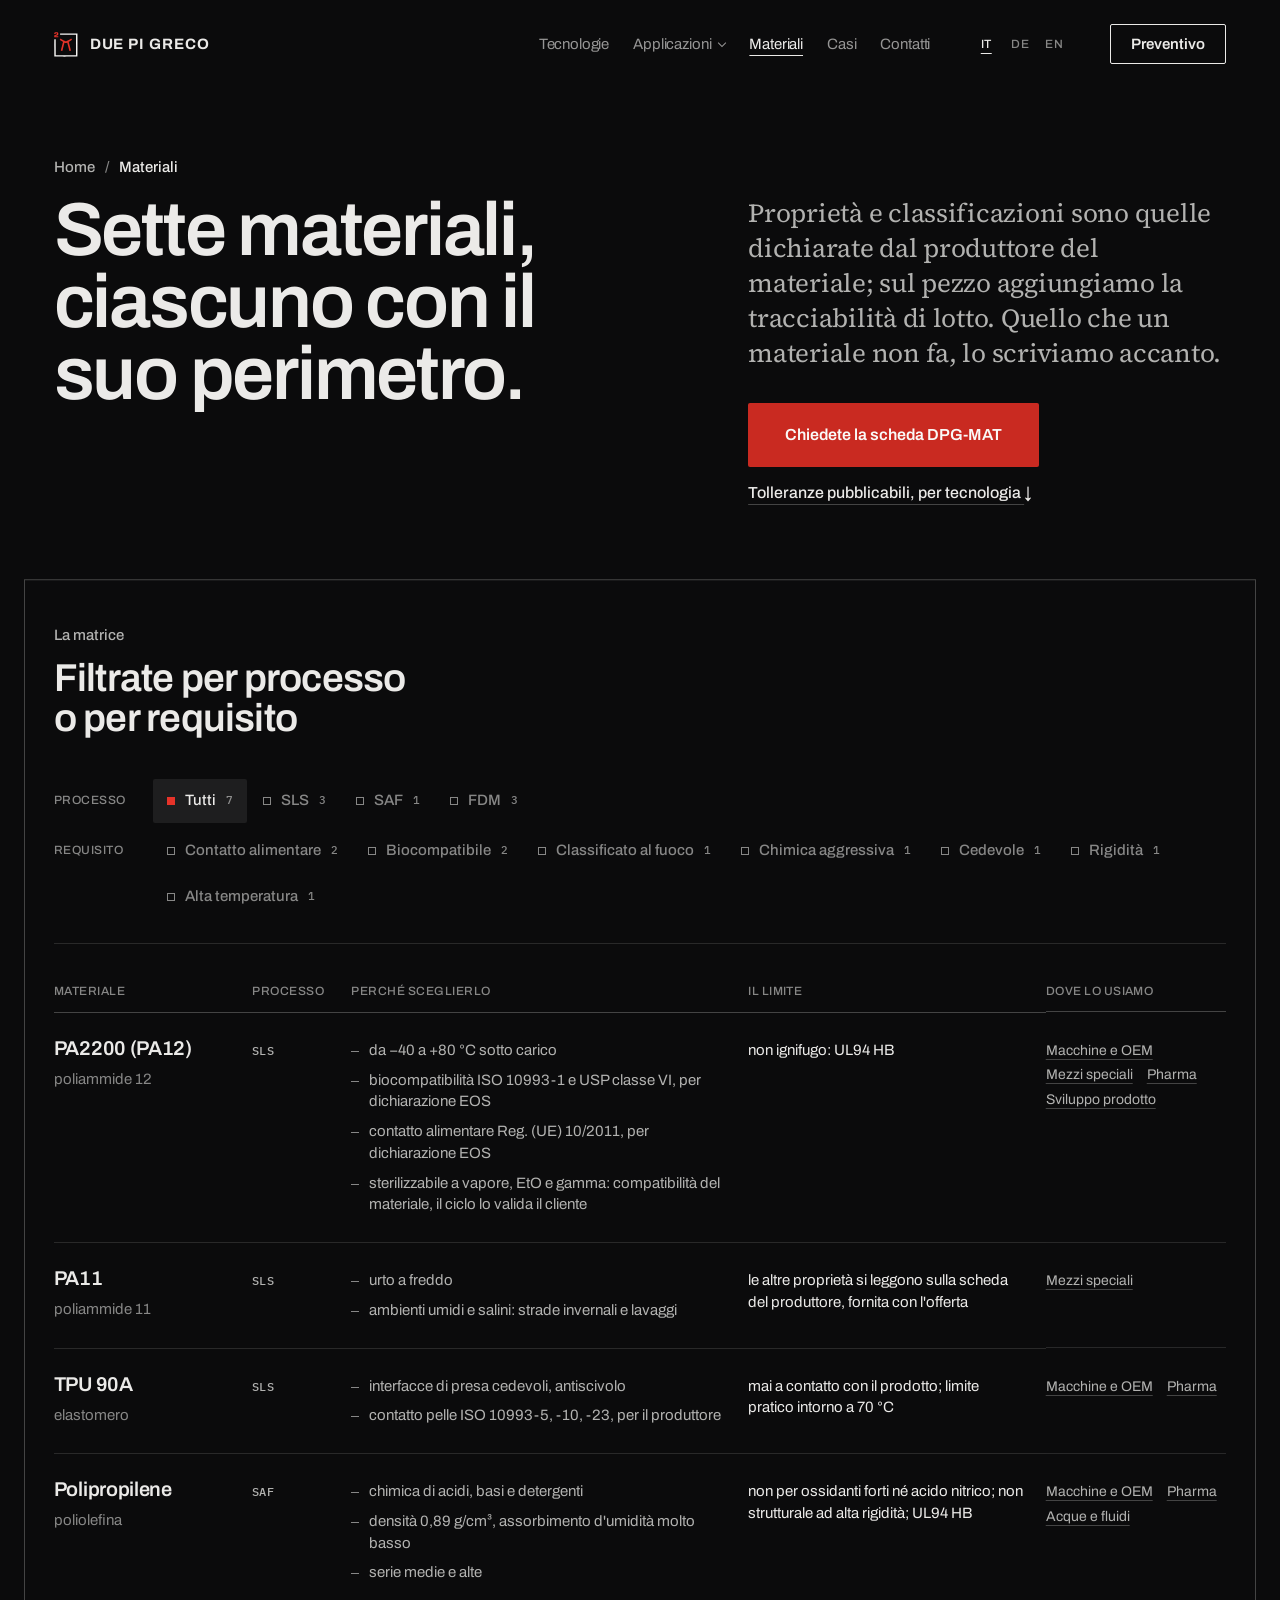
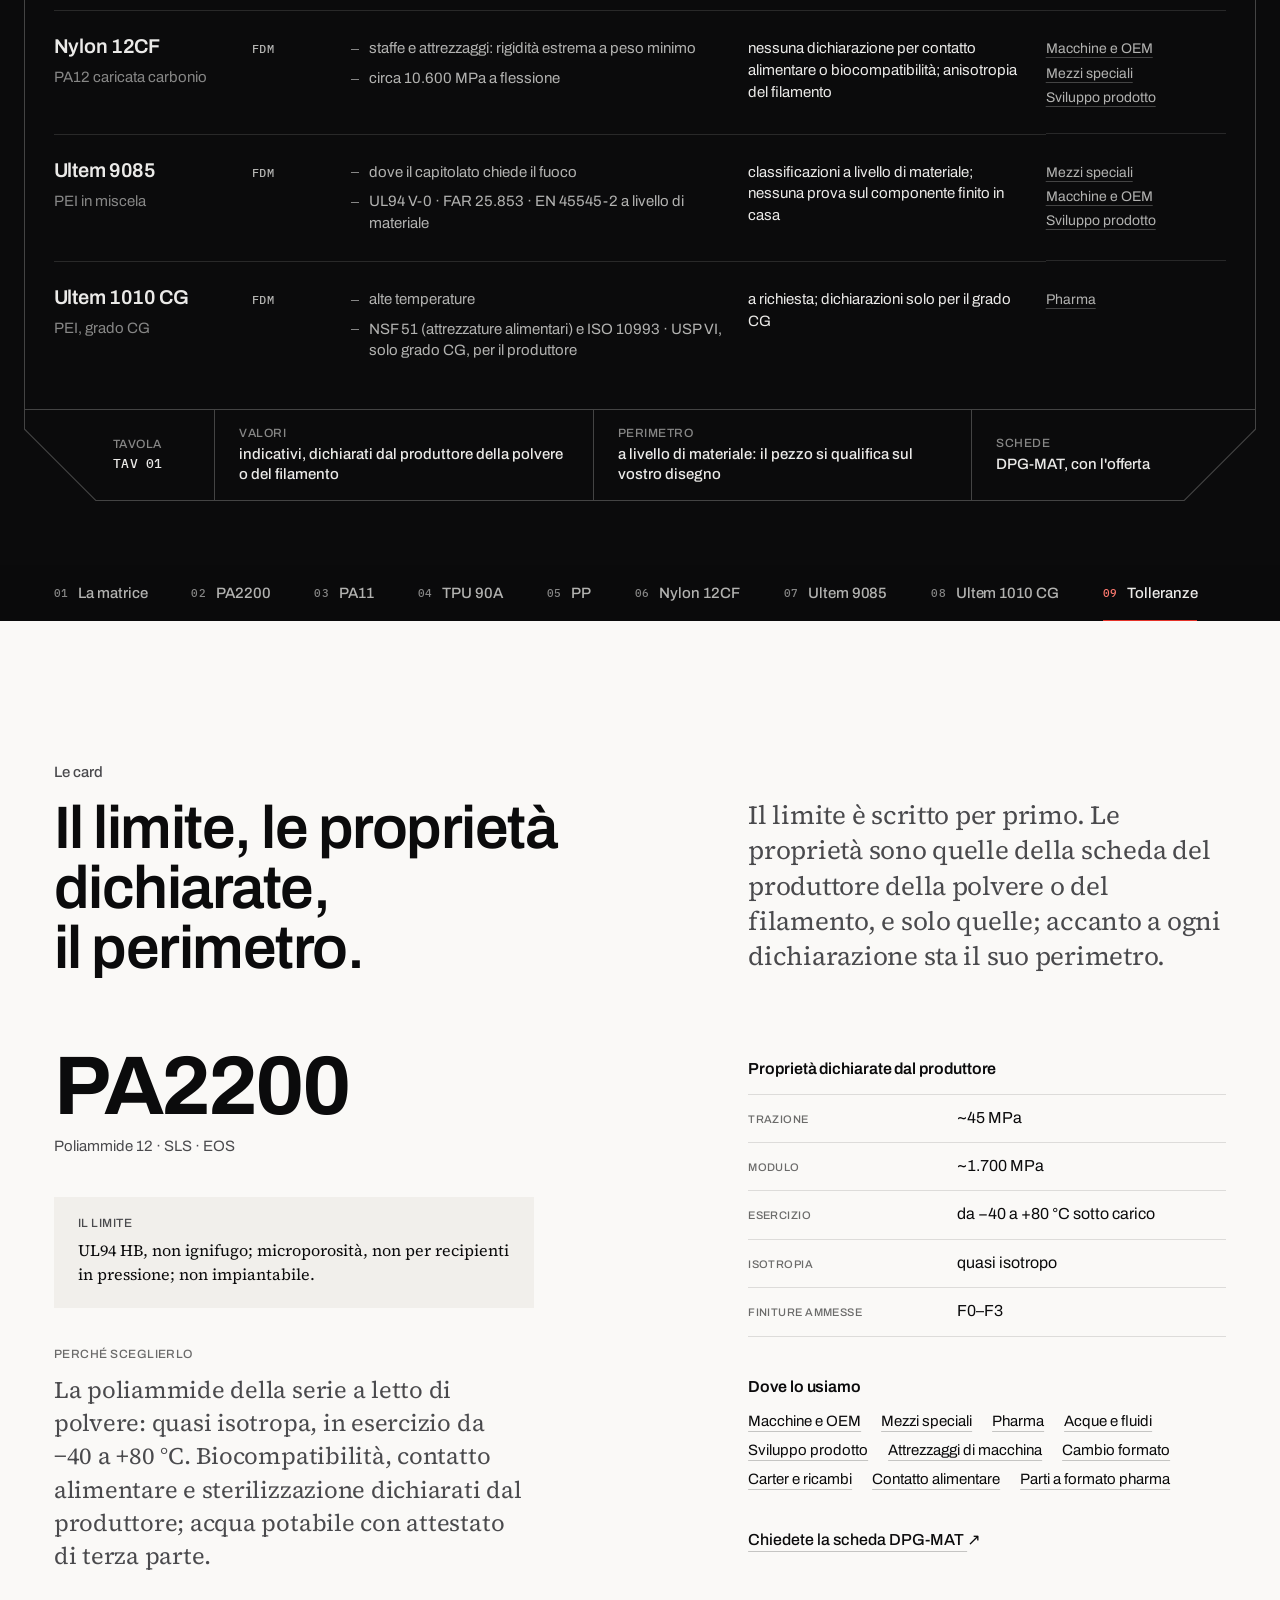
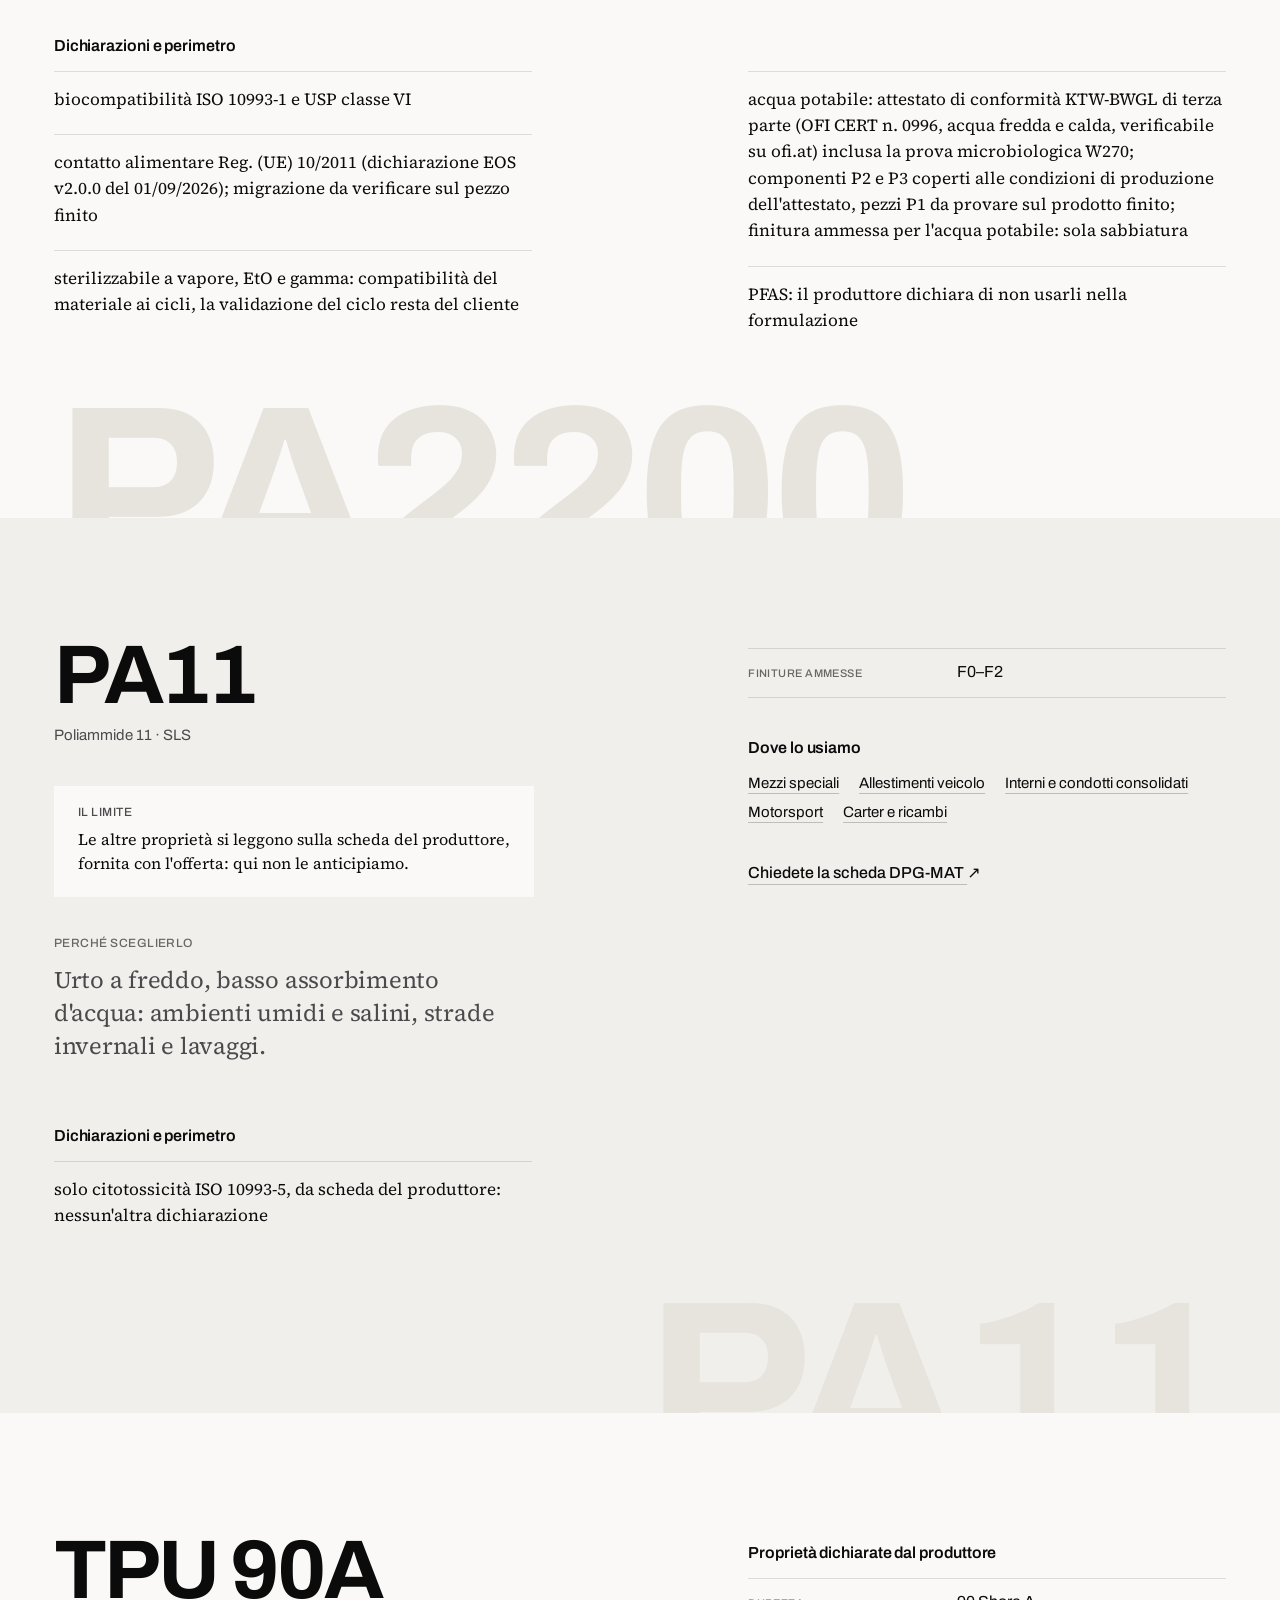
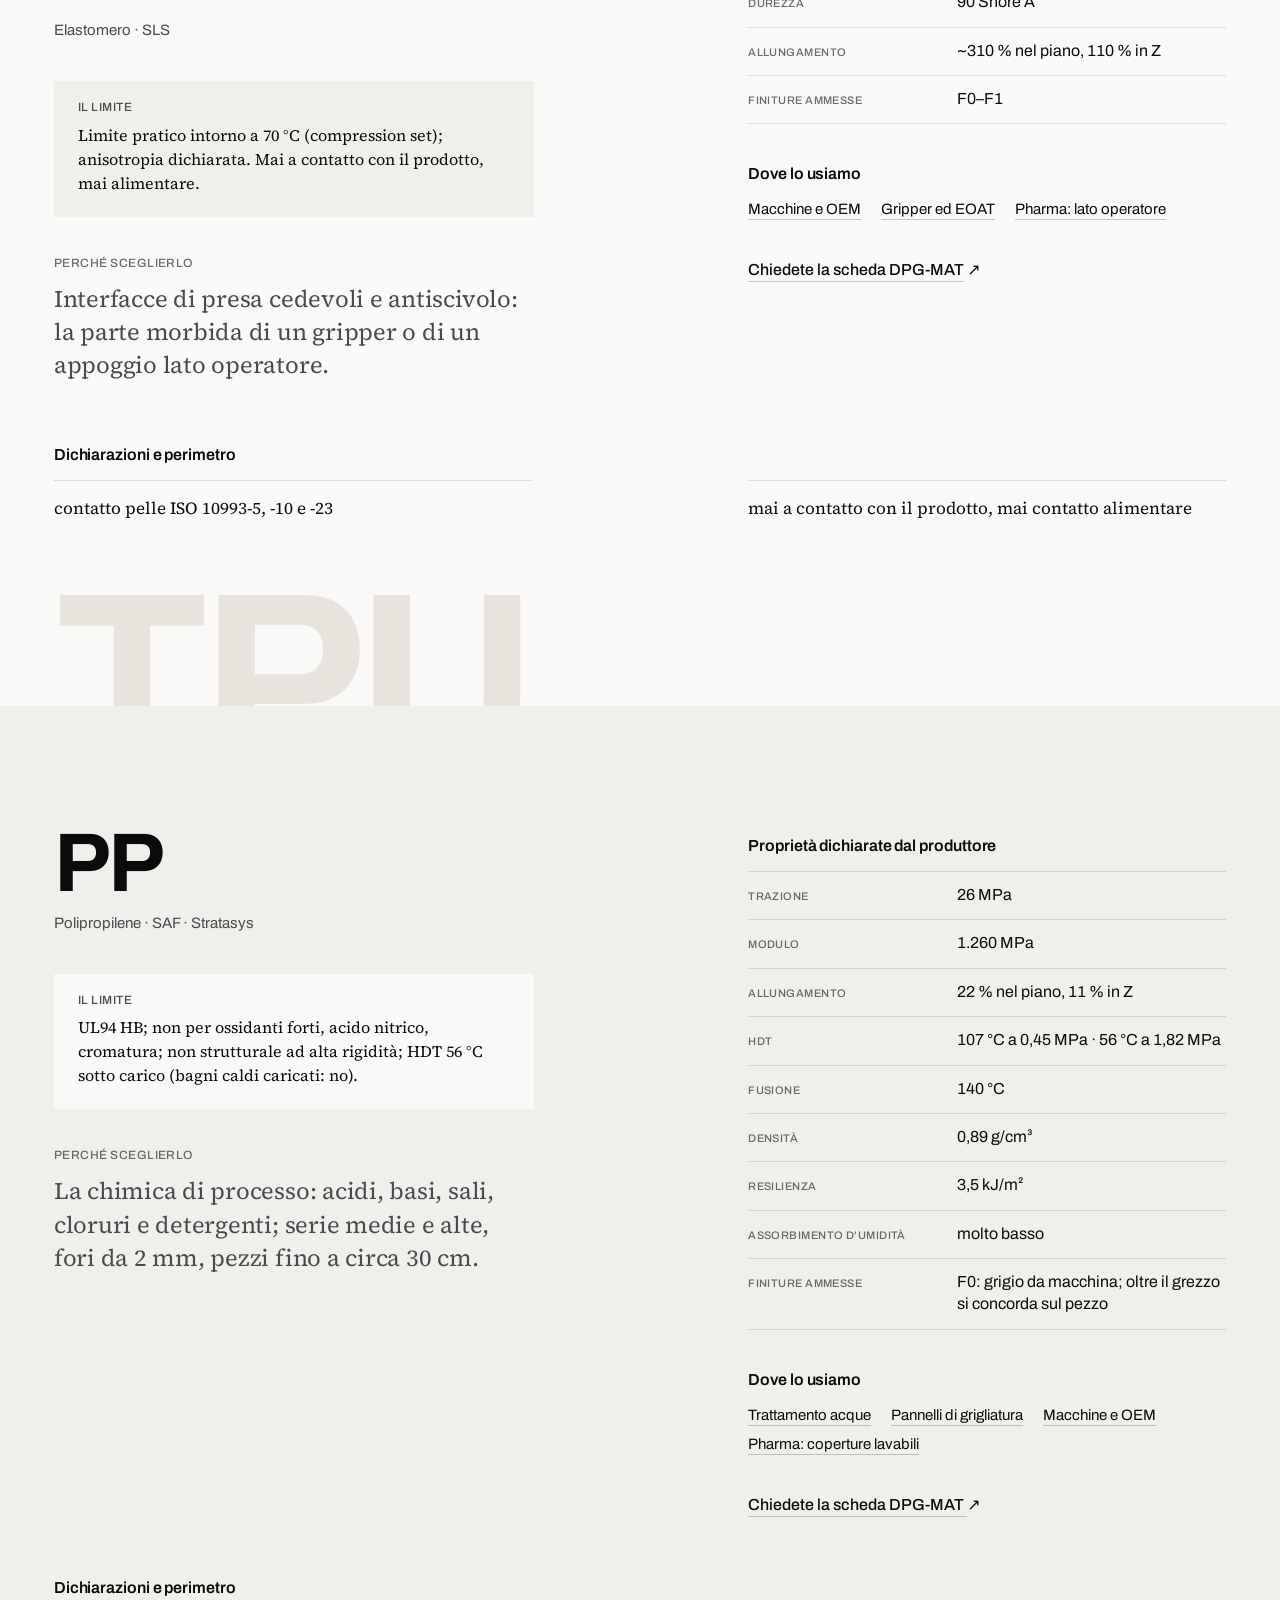
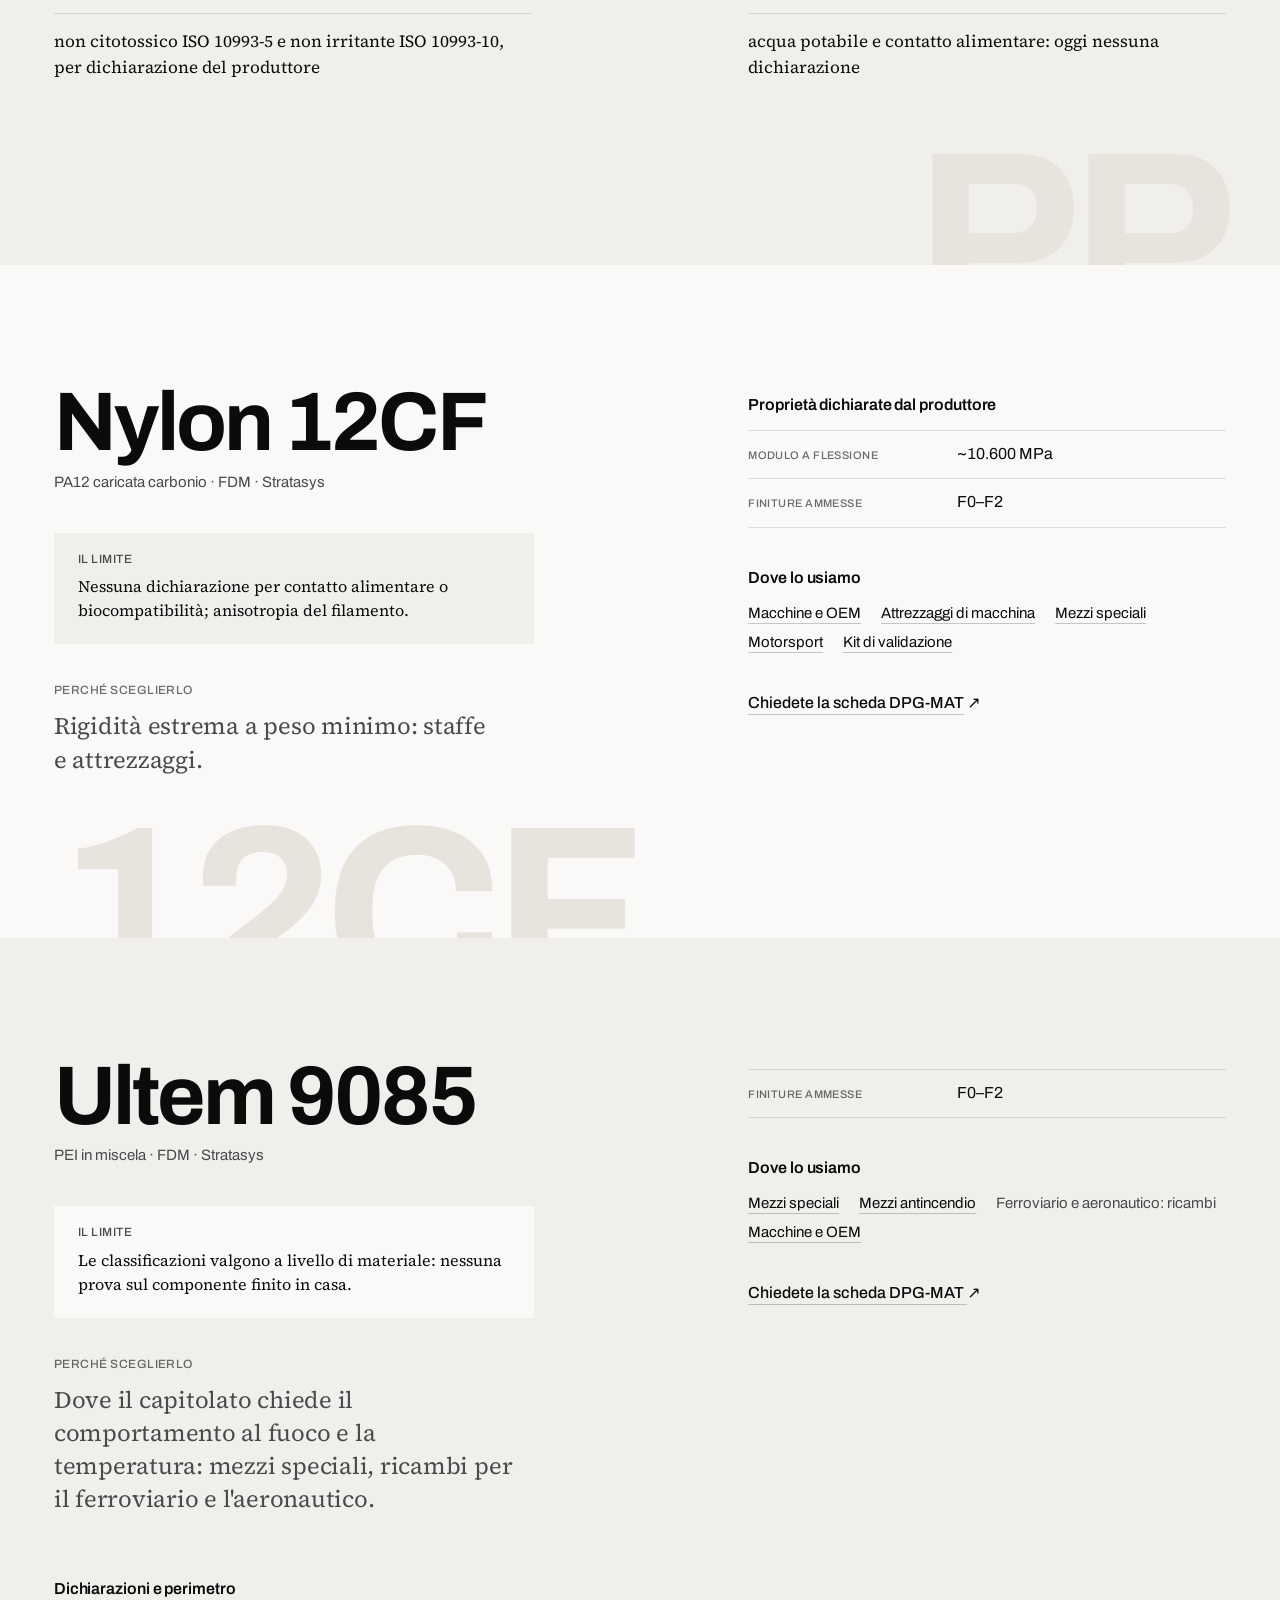
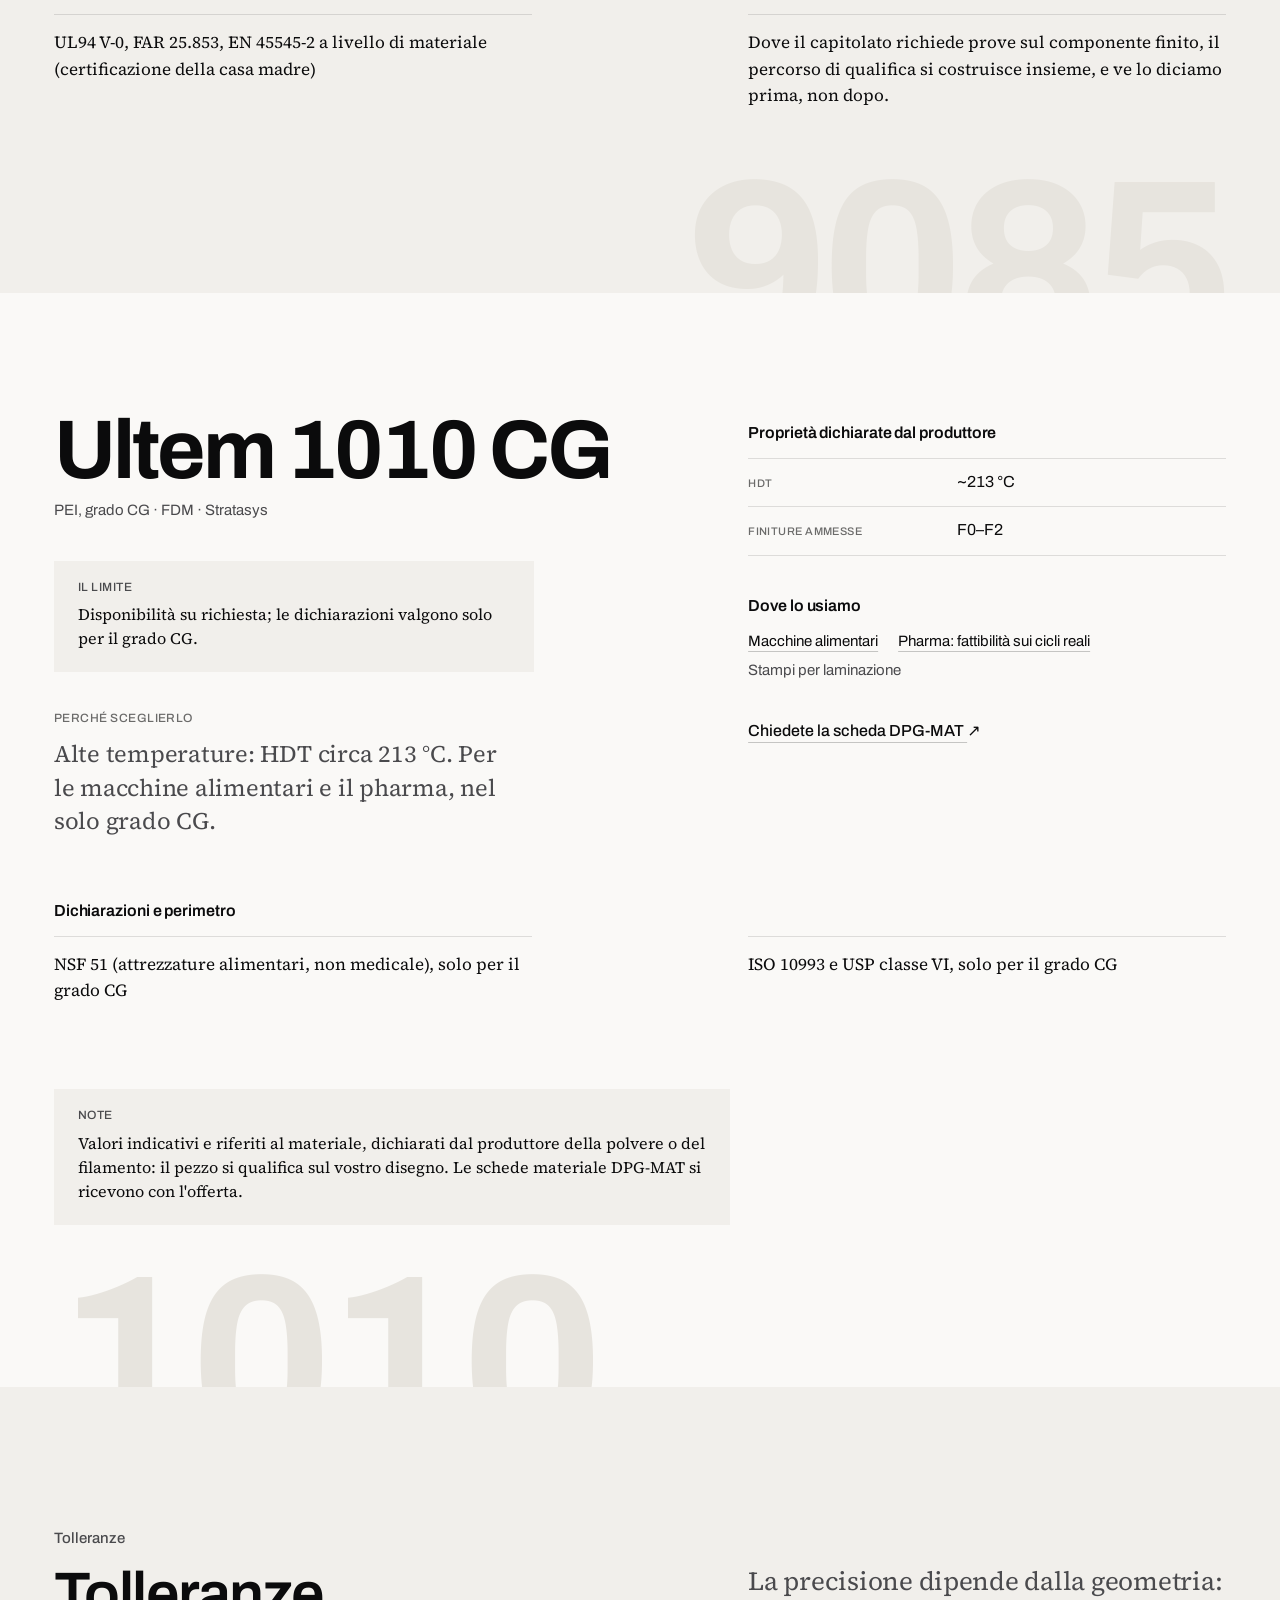
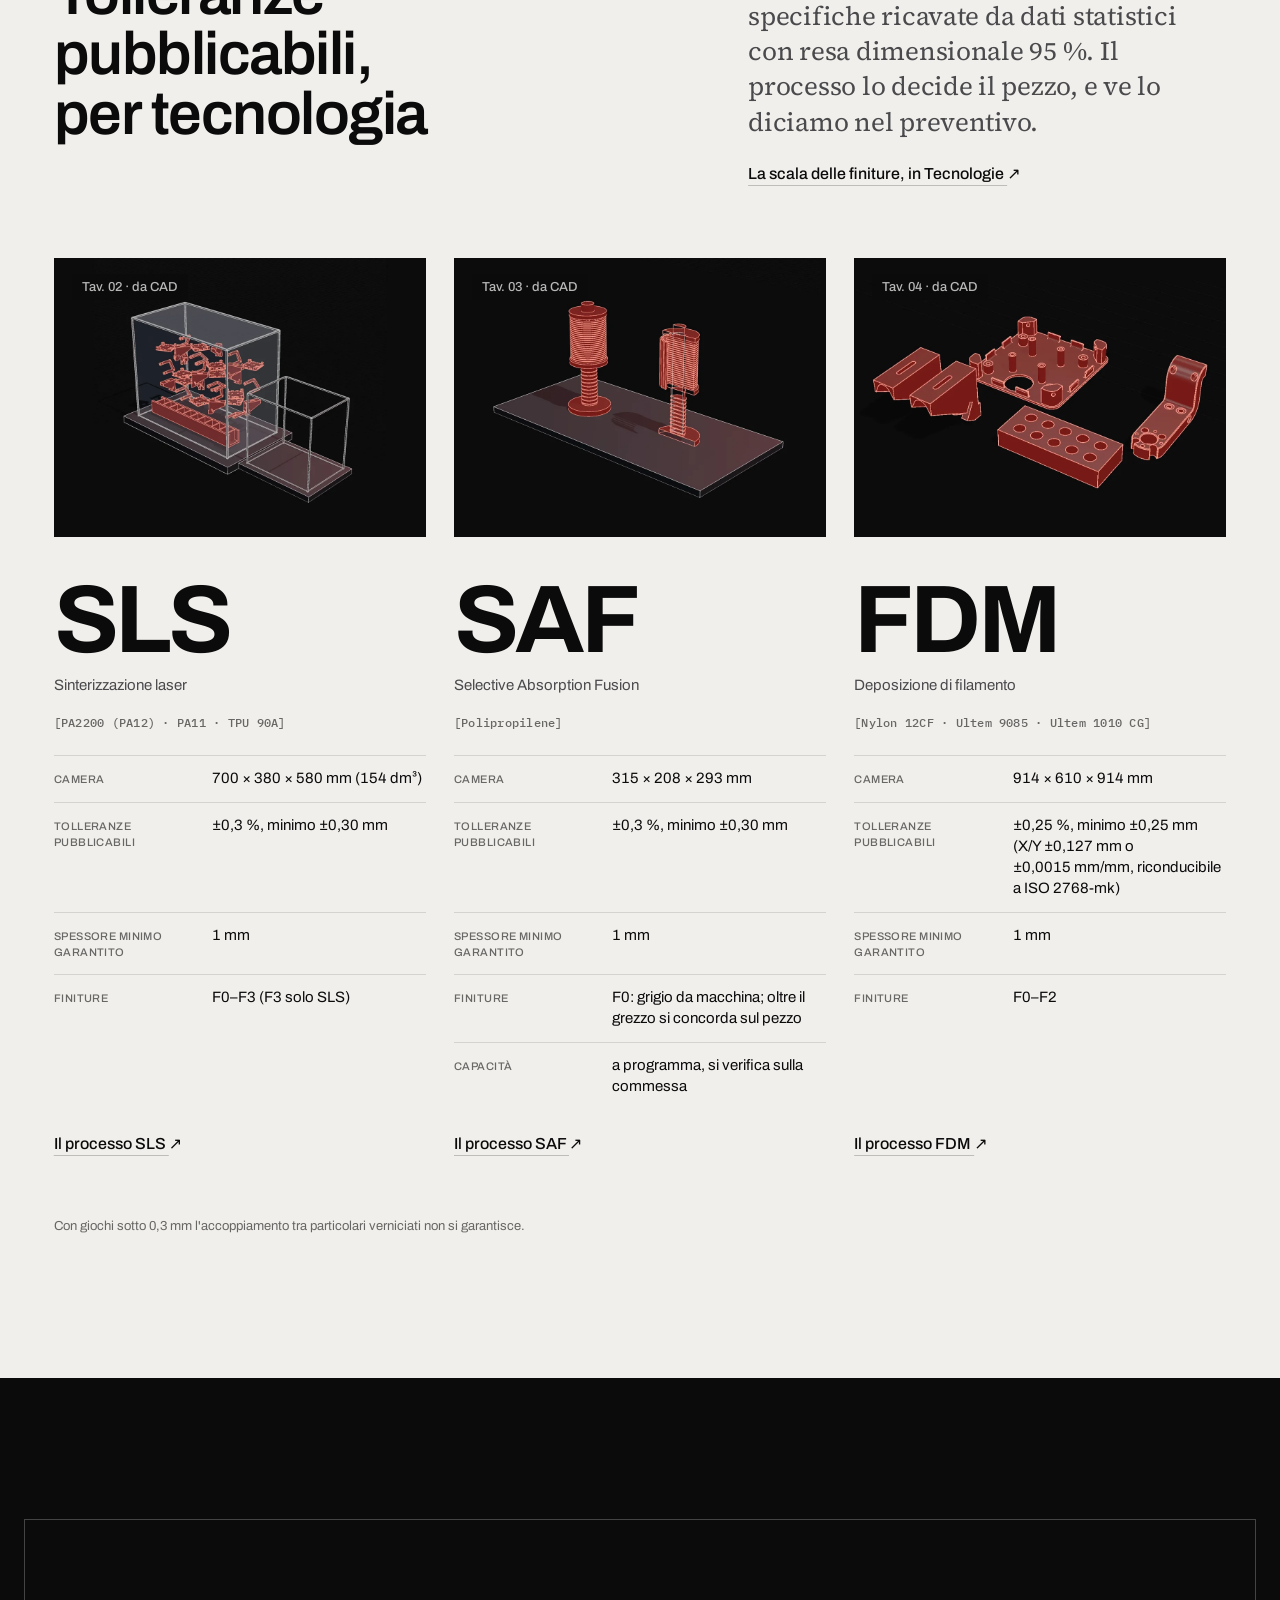
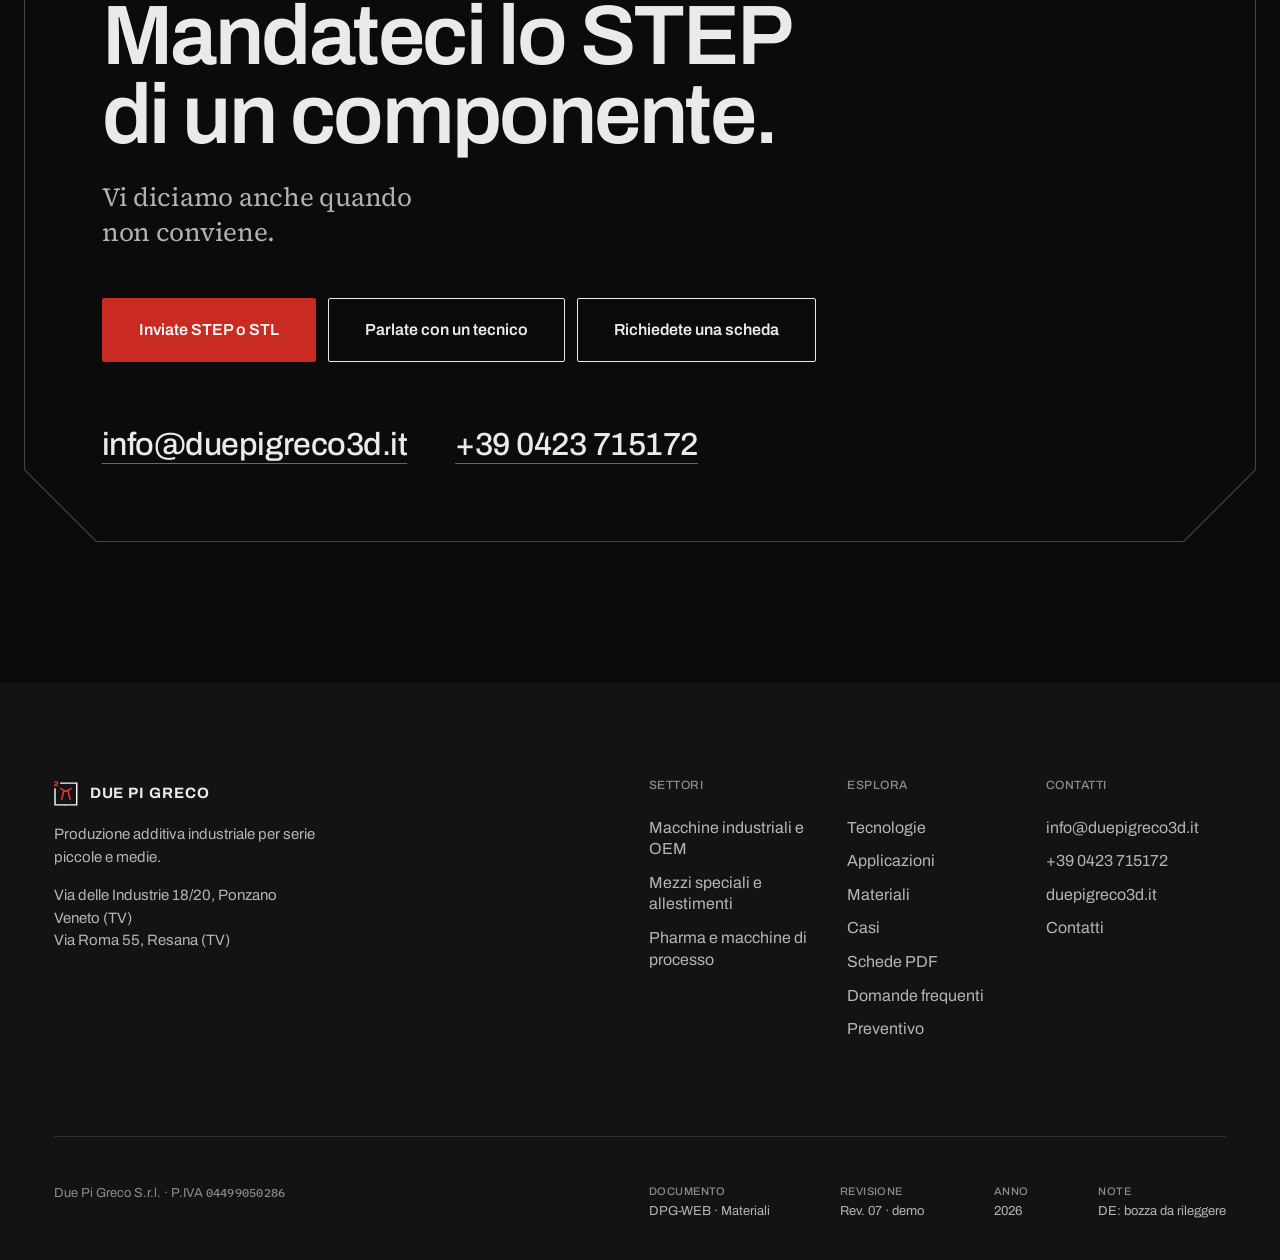
<file: materiali.html>
<!doctype html><html lang="it"><head><meta charset="utf-8">
<meta name="viewport" content="width=device-width,initial-scale=1">
<meta name="description" content="PA2200, PA11, TPU 90A, polipropilene, Nylon 12CF, Ultem 9085 e Ultem 1010 CG: proprietà dichiarate dal produttore, perimetri, limiti, finiture e tolleranze.">
<meta name="theme-color" content="#0B0B0C">
<title>Materiali · Due Pi Greco</title>
<link rel="icon" type="image/svg+xml" href="assets/favicon.svg">

<link rel="stylesheet" href="assets/fonts.css"><link rel="stylesheet" href="assets/stile-r07.css">
<script>document.documentElement.classList.add('js')</script>
<script src="assets/comune.js"></script>
</head><body class="r07 p-materiali ">
<!-- DPG-WEB · DPG-WEB · Materiali · Rev. 07. FILE GENERATO da _lavoro/r07/build_r07.py: si modifica _lavoro/r07/pagine/materiali.src.html.
     Testi dal dizionario I18N in fondo (it, de, en; il de e' una bozza). Dati: solo quelli di 00_CONTENUTI_REV06.md. -->
<a class="salta" href="#contenuto" data-i="salta">Vai al contenuto</a>

<!-- BARRA (manuale 4.1): fissa, trasparente sopra la testata scura; .piena dopo 80 px. Il pannello telefono lo apre comune.js.
     Parte comune a tutte le pagine (_lavoro/r07/parti/barra.html): la pagina corrente riceve aria-current dal build. -->
<header class="topbar barra su-nero"><div class="barra-dentro">
  <a class="marchio" href="index.html" aria-label="Due Pi Greco, home"><span class="logo"><svg xmlns="http://www.w3.org/2000/svg" viewBox="0 0 855 1002" role="img" aria-label="Due Pi Greco"><title>Due Pi Greco</title><g transform="translate(0.000000,1002.000000) scale(0.100000,-0.100000)" fill-rule="evenodd"><path class="dpg-nero" fill="#0B0B0C" d="M2185 8777 c-3 -7 -4 -120 -3 -252 l3 -240 2850 -5 c1568 -3 2851 -6 2853 -8 1 -1 1 -1634 0 -3629 l-3 -3628 -3630 0 -3630 0 -3 2839 c-1 2078 -5 2843 -13 2852 -12 15 -448 21 -483 8 -15 -6 -16 -288 -16 -3105 l0 -3099 26 -10 c41 -16 8226 -13 8247 3 16 11 17 274 15 4147 l-3 4135 -3103 3 c-2502 2 -3104 0 -3107 -11z"/><path class="dpg-rosso" fill="#ED1B24" d="M555 9234 c-11 -2 -47 -9 -80 -16 -166 -31 -303 -146 -351 -294 -23 -73 -32 -335 -12 -352 12 -9 69 -12 224 -10 l209 3 11 90 c15 114 27 146 67 176 31 23 38 24 199 24 l168 0 37 -38 38 -37 0 -124 c0 -192 8 -187 -415 -291 -325 -80 -374 -100 -451 -182 -89 -95 -94 -120 -94 -483 l0 -315 715 0 715 0 0 190 0 190 -490 5 -490 5 -3 35 c-4 47 34 120 74 142 17 10 69 27 115 38 110 27 253 63 379 97 335 91 429 226 417 596 -8 225 -38 320 -133 414 -115 112 -211 136 -564 139 -146 1 -274 1 -285 -2z M2289 6883 c-23 -38 -72 -113 -108 -168 -35 -55 -82 -127 -103 -159 -21 -33 -38 -67 -38 -77 0 -11 27 -34 73 -63 257 -160 309 -192 325 -201 9 -6 36 -23 60 -38 23 -15 59 -37 80 -48 20 -11 51 -29 67 -39 17 -10 41 -25 55 -33 14 -7 84 -47 155 -89 127 -73 263 -148 316 -175 15 -7 32 -20 39 -28 13 -16 13 -19 -20 -140 -12 -44 -26 -96 -30 -115 -4 -19 -25 -98 -45 -175 -21 -77 -41 -156 -45 -176 -3 -19 -10 -41 -14 -47 -3 -6 -10 -30 -15 -54 -5 -24 -26 -106 -46 -183 -21 -77 -41 -156 -45 -175 -4 -19 -25 -98 -45 -175 -21 -77 -41 -156 -45 -175 -5 -19 -18 -71 -30 -115 -12 -44 -26 -96 -30 -115 -5 -19 -18 -71 -30 -115 -12 -44 -26 -96 -30 -115 -4 -19 -25 -98 -45 -175 -21 -77 -41 -156 -45 -175 -9 -38 -56 -215 -91 -345 -11 -44 -25 -96 -29 -115 -5 -19 -18 -71 -30 -115 -12 -44 -26 -96 -30 -115 -4 -19 -15 -62 -24 -95 -23 -86 -21 -103 12 -111 15 -4 70 -18 122 -32 52 -13 111 -28 130 -32 19 -4 71 -18 115 -31 44 -12 98 -23 119 -23 43 -1 43 -2 79 139 9 33 21 80 28 105 6 25 15 61 19 80 4 19 18 71 30 115 12 44 26 96 30 115 4 19 22 87 38 150 87 330 105 398 112 431 3 19 10 41 14 47 3 6 10 30 15 54 5 24 25 106 46 183 20 77 41 156 45 175 4 19 22 87 38 150 85 321 105 398 112 430 4 19 18 71 30 115 12 44 26 96 30 115 4 19 25 98 45 175 21 77 41 156 46 175 54 232 56 234 127 204 127 -55 332 -106 422 -107 78 0 206 30 369 89 114 41 119 41 127 7 3 -16 10 -41 15 -58 5 -16 23 -84 39 -150 38 -144 81 -309 122 -465 16 -63 34 -131 38 -150 4 -19 24 -98 45 -175 50 -193 89 -340 140 -540 24 -93 58 -224 75 -290 18 -66 36 -136 40 -155 4 -19 18 -71 30 -115 12 -44 26 -96 30 -115 4 -19 18 -71 30 -115 12 -44 25 -96 30 -115 4 -19 24 -96 43 -170 48 -181 73 -279 81 -314 7 -27 9 -28 54 -23 26 3 72 13 102 22 53 15 294 79 335 89 11 3 32 7 48 11 32 6 34 23 11 104 -22 81 -40 147 -59 221 -9 36 -22 88 -29 115 -8 28 -20 77 -29 110 -52 199 -65 251 -92 355 -10 36 -23 88 -30 115 -7 28 -19 70 -26 95 -6 25 -15 61 -19 80 -7 35 -52 204 -92 350 -11 41 -24 91 -28 110 -4 19 -24 98 -45 175 -20 77 -41 156 -45 175 -4 19 -18 71 -30 115 -12 44 -25 96 -30 115 -7 32 -31 124 -112 430 -16 63 -34 131 -38 150 -14 65 -32 135 -45 175 -25 74 -28 121 -10 139 9 9 20 16 25 16 5 0 44 20 86 45 41 25 78 45 81 45 3 0 39 20 80 45 40 25 76 45 79 45 7 0 583 348 717 433 53 34 97 68 97 76 0 8 -20 44 -43 80 -24 37 -64 98 -89 136 -129 201 -160 246 -172 251 -8 3 -60 -24 -117 -60 -148 -93 -623 -378 -694 -417 -33 -18 -73 -40 -90 -50 -16 -10 -50 -29 -75 -42 -25 -14 -74 -41 -110 -61 -184 -102 -527 -265 -660 -313 -158 -59 -207 -53 -459 54 -79 34 -460 223 -541 270 -19 11 -71 39 -115 63 -94 51 -313 176 -430 247 -114 67 -357 217 -422 260 -46 29 -89 53 -97 53 -7 0 -33 -30 -57 -67z"/></g></svg></span><b>DUE PI GRECO</b></a>
  <span class="targhetta">Demo · Rev. 07</span>
  <nav class="nav" aria-label="Menu" data-i-aria="nav_menu">
    <a href="tecnologie.html" data-i="nav_tec">Tecnologie</a>
    <div class="menu-voce"><button type="button" class="menu-apri" aria-expanded="false" aria-controls="menu-app" data-i="nav_app">Applicazioni</button>
      <div class="menu-sotto" id="menu-app">
        <a href="settore-oem.html"><i>01</i><b data-i="p_s1">Macchine industriali e OEM</b><span data-i="nav_s1d">carter, formati, attrezzaggi, ricambi</span></a>
        <a href="settore-vsp.html"><i>02</i><b data-i="p_s2">Mezzi speciali e allestimenti</b><span data-i="nav_s2d">allestimenti, flotte, finitura da carrozzeria</span></a>
        <a href="settore-phm.html"><i>03</i><b data-i="p_s3">Pharma e macchine di processo</b><span data-i="nav_s3d">parti a formato, dossier, cleanroom</span></a>
        <a class="menu-tutte" href="applicazioni.html"><i>17</i><b data-i="nav_tutti">Tutte le applicazioni</b><span data-i="nav_fam">Famiglie di parti</span></a>
      </div></div>
    <a href="materiali.html" data-i="nav_mat" aria-current="page">Materiali</a>
    <a href="casi.html" data-i="nav_casi">Casi</a>
    <a href="contatti.html" data-i="nav_cont">Contatti</a>
  </nav>
  <div class="lingue" role="group" aria-label="Lingua" data-i-aria="lingua">
    <button type="button" class="lang attiva" data-lang="it" lang="it" aria-pressed="true">IT</button>
    <button type="button" class="lang" data-lang="de" lang="de" aria-pressed="false">DE</button>
    <button type="button" class="lang" data-lang="en" lang="en" aria-pressed="false">EN</button>
  </div>
  <a class="btn btn--contorno btn--p btn-barra" href="preventivo.html" data-i="nav_prev">Preventivo</a>
  <button type="button" class="menu-tasto" aria-expanded="false" aria-controls="menu-pannello" data-i="nav_menu">Menu</button>
</div></header>

<!-- PANNELLO TELEFONO: data-bp e' la larghezza da cui la barra torna intera (comune.js lo chiude oltre questa misura) -->
<div class="menu-pannello" id="menu-pannello" role="dialog" aria-modal="true" aria-label="Menu" data-i-aria="nav_menu" data-bp="1080">
  <div class="mp-testa"><a class="marchio" href="index.html" aria-label="Due Pi Greco, home"><span class="logo"><svg xmlns="http://www.w3.org/2000/svg" viewBox="0 0 855 1002" role="img" aria-label="Due Pi Greco"><title>Due Pi Greco</title><g transform="translate(0.000000,1002.000000) scale(0.100000,-0.100000)" fill-rule="evenodd"><path class="dpg-nero" fill="#0B0B0C" d="M2185 8777 c-3 -7 -4 -120 -3 -252 l3 -240 2850 -5 c1568 -3 2851 -6 2853 -8 1 -1 1 -1634 0 -3629 l-3 -3628 -3630 0 -3630 0 -3 2839 c-1 2078 -5 2843 -13 2852 -12 15 -448 21 -483 8 -15 -6 -16 -288 -16 -3105 l0 -3099 26 -10 c41 -16 8226 -13 8247 3 16 11 17 274 15 4147 l-3 4135 -3103 3 c-2502 2 -3104 0 -3107 -11z"/><path class="dpg-rosso" fill="#ED1B24" d="M555 9234 c-11 -2 -47 -9 -80 -16 -166 -31 -303 -146 -351 -294 -23 -73 -32 -335 -12 -352 12 -9 69 -12 224 -10 l209 3 11 90 c15 114 27 146 67 176 31 23 38 24 199 24 l168 0 37 -38 38 -37 0 -124 c0 -192 8 -187 -415 -291 -325 -80 -374 -100 -451 -182 -89 -95 -94 -120 -94 -483 l0 -315 715 0 715 0 0 190 0 190 -490 5 -490 5 -3 35 c-4 47 34 120 74 142 17 10 69 27 115 38 110 27 253 63 379 97 335 91 429 226 417 596 -8 225 -38 320 -133 414 -115 112 -211 136 -564 139 -146 1 -274 1 -285 -2z M2289 6883 c-23 -38 -72 -113 -108 -168 -35 -55 -82 -127 -103 -159 -21 -33 -38 -67 -38 -77 0 -11 27 -34 73 -63 257 -160 309 -192 325 -201 9 -6 36 -23 60 -38 23 -15 59 -37 80 -48 20 -11 51 -29 67 -39 17 -10 41 -25 55 -33 14 -7 84 -47 155 -89 127 -73 263 -148 316 -175 15 -7 32 -20 39 -28 13 -16 13 -19 -20 -140 -12 -44 -26 -96 -30 -115 -4 -19 -25 -98 -45 -175 -21 -77 -41 -156 -45 -176 -3 -19 -10 -41 -14 -47 -3 -6 -10 -30 -15 -54 -5 -24 -26 -106 -46 -183 -21 -77 -41 -156 -45 -175 -4 -19 -25 -98 -45 -175 -21 -77 -41 -156 -45 -175 -5 -19 -18 -71 -30 -115 -12 -44 -26 -96 -30 -115 -5 -19 -18 -71 -30 -115 -12 -44 -26 -96 -30 -115 -4 -19 -25 -98 -45 -175 -21 -77 -41 -156 -45 -175 -9 -38 -56 -215 -91 -345 -11 -44 -25 -96 -29 -115 -5 -19 -18 -71 -30 -115 -12 -44 -26 -96 -30 -115 -4 -19 -15 -62 -24 -95 -23 -86 -21 -103 12 -111 15 -4 70 -18 122 -32 52 -13 111 -28 130 -32 19 -4 71 -18 115 -31 44 -12 98 -23 119 -23 43 -1 43 -2 79 139 9 33 21 80 28 105 6 25 15 61 19 80 4 19 18 71 30 115 12 44 26 96 30 115 4 19 22 87 38 150 87 330 105 398 112 431 3 19 10 41 14 47 3 6 10 30 15 54 5 24 25 106 46 183 20 77 41 156 45 175 4 19 22 87 38 150 85 321 105 398 112 430 4 19 18 71 30 115 12 44 26 96 30 115 4 19 25 98 45 175 21 77 41 156 46 175 54 232 56 234 127 204 127 -55 332 -106 422 -107 78 0 206 30 369 89 114 41 119 41 127 7 3 -16 10 -41 15 -58 5 -16 23 -84 39 -150 38 -144 81 -309 122 -465 16 -63 34 -131 38 -150 4 -19 24 -98 45 -175 50 -193 89 -340 140 -540 24 -93 58 -224 75 -290 18 -66 36 -136 40 -155 4 -19 18 -71 30 -115 12 -44 26 -96 30 -115 4 -19 18 -71 30 -115 12 -44 25 -96 30 -115 4 -19 24 -96 43 -170 48 -181 73 -279 81 -314 7 -27 9 -28 54 -23 26 3 72 13 102 22 53 15 294 79 335 89 11 3 32 7 48 11 32 6 34 23 11 104 -22 81 -40 147 -59 221 -9 36 -22 88 -29 115 -8 28 -20 77 -29 110 -52 199 -65 251 -92 355 -10 36 -23 88 -30 115 -7 28 -19 70 -26 95 -6 25 -15 61 -19 80 -7 35 -52 204 -92 350 -11 41 -24 91 -28 110 -4 19 -24 98 -45 175 -20 77 -41 156 -45 175 -4 19 -18 71 -30 115 -12 44 -25 96 -30 115 -7 32 -31 124 -112 430 -16 63 -34 131 -38 150 -14 65 -32 135 -45 175 -25 74 -28 121 -10 139 9 9 20 16 25 16 5 0 44 20 86 45 41 25 78 45 81 45 3 0 39 20 80 45 40 25 76 45 79 45 7 0 583 348 717 433 53 34 97 68 97 76 0 8 -20 44 -43 80 -24 37 -64 98 -89 136 -129 201 -160 246 -172 251 -8 3 -60 -24 -117 -60 -148 -93 -623 -378 -694 -417 -33 -18 -73 -40 -90 -50 -16 -10 -50 -29 -75 -42 -25 -14 -74 -41 -110 -61 -184 -102 -527 -265 -660 -313 -158 -59 -207 -53 -459 54 -79 34 -460 223 -541 270 -19 11 -71 39 -115 63 -94 51 -313 176 -430 247 -114 67 -357 217 -422 260 -46 29 -89 53 -97 53 -7 0 -33 -30 -57 -67z"/></g></svg></span><b>DUE PI GRECO</b></a>
    <button type="button" class="menu-tasto" data-menu-chiudi data-i="nav_chiudi">Chiudi</button></div>
  <ul class="mp-voci">
    <li><a href="index.html" data-i="nav_home">Home</a></li>
    <li><a href="tecnologie.html" data-i="nav_tec">Tecnologie</a></li>
    <li><a href="applicazioni.html" data-i="nav_app">Applicazioni</a></li>
    <li><a href="materiali.html" data-i="nav_mat" aria-current="page">Materiali</a></li>
    <li><a href="casi.html" data-i="nav_casi">Casi</a></li>
    <li><a href="contatti.html" data-i="nav_cont">Contatti</a></li>
  </ul>
  <a class="btn btn--primario mp-cta" href="preventivo.html" data-i="nav_prev">Preventivo</a>
  <p class="etichetta mp-lab" data-i="nav_set">Settori</p>
  <ul class="mp-settori">
    <li><a href="settore-oem.html"><span class="solo-lettore">01 </span><b data-i="p_s1">Macchine industriali e OEM</b><span data-i="nav_s1d">carter, formati, attrezzaggi, ricambi</span></a></li>
    <li><a href="settore-vsp.html"><span class="solo-lettore">02 </span><b data-i="p_s2">Mezzi speciali e allestimenti</b><span data-i="nav_s2d">allestimenti, flotte, finitura da carrozzeria</span></a></li>
    <li><a href="settore-phm.html"><span class="solo-lettore">03 </span><b data-i="p_s3">Pharma e macchine di processo</b><span data-i="nav_s3d">parti a formato, dossier, cleanroom</span></a></li>
  </ul>
  <p class="etichetta mp-lab" data-i="top_c">Contatti</p>
  <p class="mp-contatti"><a href="mailto:info@duepigreco3d.it">info@duepigreco3d.it</a><br><a href="tel:+390423715172">+39 0423 715172</a></p>
  <p class="etichetta mp-lab" id="mp-lingua" data-i="lingua">Lingua</p>
  <div class="mp-lingue" role="group" aria-labelledby="mp-lingua">
    <button type="button" class="lang attiva" data-lang="it" lang="it" aria-pressed="true">IT</button>
    <button type="button" class="lang" data-lang="de" lang="de" aria-pressed="false">DE</button>
    <button type="button" class="lang" data-lang="en" lang="en" aria-pressed="false">EN</button>
  </div>
</div>

<main id="contenuto" tabindex="-1">

<!-- TESTATA · nero. Briciole, H1 (lo slogan della pagina), lead e azioni; sotto, in cornice, la matrice filtrabile:
     e' la tavola della pagina (TAV 01), al posto di un'immagine che per i materiali non esiste. Il cartiglio dice il perimetro dei valori.
     id="m" resta sulla cornice (materiali.html#m); i filtri scrivono #sls, #ali ... nell'indirizzo e li rileggono all'apertura. -->
<section class="testata testata--con-indice su-nero" aria-labelledby="h-titolo">
  <div class="griglia testata-testa">
    <div class="testata-titolo rivela">
      <nav class="briciole" aria-label="Sei qui" data-i-aria="f7_bric"><a href="index.html" data-i="torna">Home</a><span aria-hidden="true">/</span><span aria-current="page" data-i="occ">Materiali</span></nav>
      <h1 id="h-titolo" data-i="h1">Sette materiali, ciascuno con il suo perimetro.</h1>
    </div>
    <div class="testata-lato rivela r2">
      <p class="lead" data-i="intro">Proprietà e classificazioni sono quelle dichiarate dal produttore del materiale; sul pezzo aggiungiamo la tracciabilità di lotto. Quello che un materiale non fa, lo scriviamo accanto.</p>
      <div class="testata-azioni">
        <a class="btn btn--primario btn--g" href="mailto:info@duepigreco3d.it?subject=Richiesta%20scheda%20materiale" data-i="chiedi_mat">Chiedete la scheda DPG-MAT</a>
        <a class="link" href="#tolleranze"><span data-i="to_t">Tolleranze pubblicabili, per tecnologia</span> <span class="freccia" aria-hidden="true">↓</span></a>
      </div>
    </div>
  </div>

  <div class="cornice mx-cornice rivela r3" id="m">
    <div class="cornice-dentro mx">
      <div class="mx-corpo">
        <div class="mx-testa">
          <p class="occhiello" data-i="s_o">La matrice</p>
          <h2 id="h-matrice" data-i="s_t">Filtrate per processo o per requisito</h2>
        </div>
        <!-- due righe: processo (con Tutti) e requisito. Stessi data-f della Rev. 06; il numero lo scrive DPG_filtri in .conta -->
        <div class="filtri mx-filtri" role="group" aria-labelledby="h-matrice">
          <div class="mx-riga">
            <button type="button" class="filtro" data-f="tutti" aria-pressed="true"><span data-i="tutti">Tutti</span><span class="conta"></span></button>
            <span class="etichetta mx-sep" data-i="f_proc">Processo</span>
            <button type="button" class="filtro" data-f="sls" aria-pressed="false"><span>SLS</span><span class="conta"></span></button>
            <button type="button" class="filtro" data-f="saf" aria-pressed="false"><span>SAF</span><span class="conta"></span></button>
            <button type="button" class="filtro" data-f="fdm" aria-pressed="false"><span>FDM</span><span class="conta"></span></button>
          </div>
          <div class="mx-riga">
            <span class="etichetta mx-sep" data-i="f_req">Requisito</span>
            <button type="button" class="filtro" data-f="ali" aria-pressed="false"><span data-i="ali">Contatto alimentare</span><span class="conta"></span></button>
            <button type="button" class="filtro" data-f="bio" aria-pressed="false"><span data-i="bio">Biocompatibile</span><span class="conta"></span></button>
            <button type="button" class="filtro" data-f="fuoco" aria-pressed="false"><span data-i="fuoco">Classificato al fuoco</span><span class="conta"></span></button>
            <button type="button" class="filtro" data-f="chim" aria-pressed="false"><span data-i="chim">Chimica aggressiva</span><span class="conta"></span></button>
            <button type="button" class="filtro" data-f="flex" aria-pressed="false"><span data-i="flex">Cedevole</span><span class="conta"></span></button>
            <button type="button" class="filtro" data-f="rig" aria-pressed="false"><span data-i="rig">Rigidità</span><span class="conta"></span></button>
            <button type="button" class="filtro" data-f="temp" aria-pressed="false"><span data-i="temp">Alta temperatura</span><span class="conta"></span></button>
          </div>
        </div>
        <!-- colonne sulla griglia di 12 della pagina: 2 + 1 + 4 + 3 + 2. Sotto i 900 px le righe diventano card in fila che scorre -->
        <table class="tabella mx-tab" aria-labelledby="h-matrice">
          <colgroup><col class="c-m"><col class="c-p"><col class="c-w"><col class="c-l"><col class="c-d"></colgroup>
          <thead><tr><th scope="col" data-i="th_m">Materiale</th><th scope="col" data-i="th_p">Processo</th><th scope="col" data-i="th_perche">Perché sceglierlo</th><th scope="col" data-i="th_lim">Il limite</th><th scope="col" data-i="th_set">Dove lo usiamo</th></tr></thead>
          <tbody>
            <tr data-set="sls ali bio">
              <th scope="row"><a href="#pa2200" data-i="m0_n">PA2200 (PA12)</a><small data-i="m0_f">poliammide 12</small></th>
              <td class="mx-proc"><span class="mono">SLS</span></td>
              <td class="mx-perche"><span class="etichetta mx-lab" data-i="th_perche">Perché sceglierlo</span><ul><li data-i="m0_0">da −40 a +80 °C sotto carico</li><li data-i="m0_1">biocompatibilità ISO 10993-1 e USP classe VI, per dichiarazione EOS</li><li data-i="m0_2">contatto alimentare Reg. (UE) 10/2011, per dichiarazione EOS</li><li data-i="m0_3">sterilizzabile a vapore, EtO e gamma: compatibilità del materiale, il ciclo lo valida il cliente</li></ul></td>
              <td class="mx-lim"><span class="etichetta mx-lab" data-i="th_lim">Il limite</span><span data-i="m0_l">non ignifugo: UL94 HB</span></td>
              <td class="mx-dove"><span class="etichetta mx-lab" data-i="th_set">Dove lo usiamo</span><span class="mx-link"><a href="settore-oem.html" data-i="set_oem">Macchine e OEM</a><a href="settore-vsp.html" data-i="set_vsp">Mezzi speciali</a><a href="settore-phm.html" data-i="set_phm">Pharma</a><a href="applicazioni.html#dev" data-i="set_dev">Sviluppo prodotto</a></span></td>
            </tr>
            <tr data-set="sls">
              <th scope="row"><a href="#pa11" data-i="m1_n">PA11</a><small data-i="m1_f">poliammide 11</small></th>
              <td class="mx-proc"><span class="mono">SLS</span></td>
              <td class="mx-perche"><span class="etichetta mx-lab" data-i="th_perche">Perché sceglierlo</span><ul><li data-i="m1_0">urto a freddo</li><li data-i="m1_1">ambienti umidi e salini: strade invernali e lavaggi</li></ul></td>
              <td class="mx-lim"><span class="etichetta mx-lab" data-i="th_lim">Il limite</span><span data-i="m1_l">le altre proprietà si leggono sulla scheda del produttore, fornita con l'offerta</span></td>
              <td class="mx-dove"><span class="etichetta mx-lab" data-i="th_set">Dove lo usiamo</span><span class="mx-link"><a href="settore-vsp.html" data-i="set_vsp">Mezzi speciali</a></span></td>
            </tr>
            <tr data-set="sls flex">
              <th scope="row"><a href="#tpu90a" data-i="m2_n">TPU 90A</a><small data-i="m2_f">elastomero</small></th>
              <td class="mx-proc"><span class="mono">SLS</span></td>
              <td class="mx-perche"><span class="etichetta mx-lab" data-i="th_perche">Perché sceglierlo</span><ul><li data-i="m2_0">interfacce di presa cedevoli, antiscivolo</li><li data-i="m2_1">contatto pelle ISO 10993-5, -10, -23, per il produttore</li></ul></td>
              <td class="mx-lim"><span class="etichetta mx-lab" data-i="th_lim">Il limite</span><span data-i="m2_l">mai a contatto con il prodotto; limite pratico intorno a 70 °C</span></td>
              <td class="mx-dove"><span class="etichetta mx-lab" data-i="th_set">Dove lo usiamo</span><span class="mx-link"><a href="settore-oem.html" data-i="set_oem">Macchine e OEM</a><a href="settore-phm.html" data-i="set_phm">Pharma</a></span></td>
            </tr>
            <tr data-set="saf chim">
              <th scope="row"><a href="#pp" data-i="m3_n">Polipropilene</a><small data-i="m3_f">poliolefina</small></th>
              <td class="mx-proc"><span class="mono">SAF</span></td>
              <td class="mx-perche"><span class="etichetta mx-lab" data-i="th_perche">Perché sceglierlo</span><ul><li data-i="m3_0">chimica di acidi, basi e detergenti</li><li data-i="m3_1">densità 0,89 g/cm³, assorbimento d'umidità molto basso</li><li data-i="m3_2">serie medie e alte</li></ul></td>
              <td class="mx-lim"><span class="etichetta mx-lab" data-i="th_lim">Il limite</span><span data-i="m3_l">non per ossidanti forti né acido nitrico; non strutturale ad alta rigidità; UL94 HB</span></td>
              <td class="mx-dove"><span class="etichetta mx-lab" data-i="th_set">Dove lo usiamo</span><span class="mx-link"><a href="settore-oem.html" data-i="set_oem">Macchine e OEM</a><a href="settore-phm.html" data-i="set_phm">Pharma</a><a href="applicazioni.html#h2o" data-i="set_h2o">Acque e fluidi</a></span></td>
            </tr>
            <tr data-set="fdm rig">
              <th scope="row"><a href="#nylon12cf" data-i="m4_n">Nylon 12CF</a><small data-i="m4_f">PA12 caricata carbonio</small></th>
              <td class="mx-proc"><span class="mono">FDM</span></td>
              <td class="mx-perche"><span class="etichetta mx-lab" data-i="th_perche">Perché sceglierlo</span><ul><li data-i="m4_0">staffe e attrezzaggi: rigidità estrema a peso minimo</li><li data-i="m4_1">circa 10.600 MPa a flessione</li></ul></td>
              <td class="mx-lim"><span class="etichetta mx-lab" data-i="th_lim">Il limite</span><span data-i="m4_l">nessuna dichiarazione per contatto alimentare o biocompatibilità; anisotropia del filamento</span></td>
              <td class="mx-dove"><span class="etichetta mx-lab" data-i="th_set">Dove lo usiamo</span><span class="mx-link"><a href="settore-oem.html" data-i="set_oem">Macchine e OEM</a><a href="settore-vsp.html" data-i="set_vsp">Mezzi speciali</a><a href="applicazioni.html#dev" data-i="set_dev">Sviluppo prodotto</a></span></td>
            </tr>
            <tr data-set="fdm fuoco">
              <th scope="row"><a href="#ultem9085" data-i="m5_n">Ultem 9085</a><small data-i="m5_f">PEI in miscela</small></th>
              <td class="mx-proc"><span class="mono">FDM</span></td>
              <td class="mx-perche"><span class="etichetta mx-lab" data-i="th_perche">Perché sceglierlo</span><ul><li data-i="m5_0">dove il capitolato chiede il fuoco</li><li data-i="m5_1">UL94 V-0 · FAR 25.853 · EN 45545-2 a livello di materiale</li></ul></td>
              <td class="mx-lim"><span class="etichetta mx-lab" data-i="th_lim">Il limite</span><span data-i="m5_l">classificazioni a livello di materiale; nessuna prova sul componente finito in casa</span></td>
              <td class="mx-dove"><span class="etichetta mx-lab" data-i="th_set">Dove lo usiamo</span><span class="mx-link"><a href="settore-vsp.html" data-i="set_vsp">Mezzi speciali</a><a href="settore-oem.html" data-i="set_oem">Macchine e OEM</a><a href="applicazioni.html#dev" data-i="set_dev">Sviluppo prodotto</a></span></td>
            </tr>
            <tr data-set="fdm ali bio temp">
              <th scope="row"><a href="#ultem1010cg" data-i="m6_n">Ultem 1010 CG</a><small data-i="m6_f">PEI, grado CG</small></th>
              <td class="mx-proc"><span class="mono">FDM</span></td>
              <td class="mx-perche"><span class="etichetta mx-lab" data-i="th_perche">Perché sceglierlo</span><ul><li data-i="m6_0">alte temperature</li><li data-i="m6_1">NSF 51 (attrezzature alimentari) e ISO 10993 · USP VI, solo grado CG, per il produttore</li></ul></td>
              <td class="mx-lim"><span class="etichetta mx-lab" data-i="th_lim">Il limite</span><span data-i="m6_l">a richiesta; dichiarazioni solo per il grado CG</span></td>
              <td class="mx-dove"><span class="etichetta mx-lab" data-i="th_set">Dove lo usiamo</span><span class="mx-link"><a href="settore-phm.html" data-i="set_phm">Pharma</a></span></td>
            </tr>
          </tbody>
        </table>
        <p class="nessuna mx-nessuna" role="status" hidden data-i="nessuna">Nessun materiale con questo requisito: scriveteci, vi diciamo cosa conviene.</p>
      </div>
      <dl class="cartiglio mx-cartiglio">
        <div><dt data-i="mx_cg_tav">Tavola</dt><dd class="mono" data-i="mx_cg_tav_v">TAV 01</dd></div>
        <div><dt data-i="mx_cg_val">Valori</dt><dd data-i="mx_cg_val_v">indicativi, dichiarati dal produttore della polvere o del filamento</dd></div>
        <div><dt data-i="mx_cg_per">Perimetro</dt><dd data-i="mx_cg_per_v">a livello di materiale: il pezzo si qualifica sul vostro disegno</dd></div>
        <div><dt data-i="mx_cg_sch">Schede</dt><dd data-i="mx_cg_sch_v">DPG-MAT, con l'offerta</dd></div>
      </dl>
    </div>
  </div>
</section>

<!-- INDICE · fermo sotto la barra: la matrice, i sette materiali (al posto dell'indice della testata Rev. 06), le tolleranze -->
<nav class="indice" aria-label="Sezioni della pagina" data-i-aria="mt_indice">
  <div class="indice-dentro">
    <a href="#m"><i>01</i><span data-i="s_o">La matrice</span></a>
    <a href="#pa2200"><i>02</i>PA2200</a>
    <a href="#pa11"><i>03</i>PA11</a>
    <a href="#tpu90a"><i>04</i>TPU 90A</a>
    <a href="#pp"><i>05</i>PP</a>
    <a href="#nylon12cf"><i>06</i>Nylon 12CF</a>
    <a href="#ultem9085"><i>07</i>Ultem 9085</a>
    <a href="#ultem1010cg"><i>08</i>Ultem 1010 CG</a>
    <a href="#tolleranze"><i>09</i><span data-i="to_o">Tolleranze</span></a>
  </div>
</nav>

<!-- I SETTE MATERIALI · carta e panna alternati, il codice in filigrana. A sinistra nome, famiglia, il limite (per primo)
     e perche' sceglierlo; a destra le proprieta' dichiarate (finiture come ultima riga), dove lo usiamo, la richiesta della scheda.
     Sotto, su tutta la riga, le dichiarazioni con il loro perimetro. Valori: solo quelli della Rev. 06 (par. 7). -->
<section class="sezione su-carta schede-mat" id="carte" aria-labelledby="h-carte">
  <div class="griglia testa-split">
    <div class="ts-titolo rivela"><p class="occhiello" data-i="c_o">Le card</p><h2 id="h-carte" data-i="c_t7">Il limite, le proprietà dichiarate, il perimetro.</h2></div>
    <div class="ts-lead rivela r2"><p class="lead" data-i="c_s">Il limite è scritto per primo. Le proprietà sono quelle della scheda del produttore della polvere o del filamento, e solo quelle; accanto a ogni dichiarazione sta il suo perimetro.</p></div>
  </div>

  <!-- 1 · PA2200 (PA12) · SLS · EOS -->
  <article class="mat-blocco" id="pa2200" aria-labelledby="n-pa2200">
    <span class="fantasma" aria-hidden="true">PA2200</span>
    <div class="griglia mat-griglia">
      <div class="mat-sx rivela">
        <h3 class="mat-nome" id="n-pa2200">PA2200</h3>
        <p class="mat-esteso" data-i="m7_pa2200_e">Poliammide 12 · SLS · EOS</p>
        <div class="rovescio"><span class="etichetta" data-i="l_lim">Il limite</span><p data-i="k0_lim">UL94 HB, non ignifugo; microporosità, non per recipienti in pressione; non impiantabile.</p></div>
        <p class="etichetta mat-lab" data-i="l_perche">Perché sceglierlo</p>
        <p class="lead" data-i="k0_why">La poliammide della serie a letto di polvere: quasi isotropa, in esercizio da −40 a +80 °C. Biocompatibilità, contatto alimentare e sterilizzazione dichiarati dal produttore; acqua potabile con attestato di terza parte.</p>
      </div>
      <div class="mat-dx rivela r2">
        <h4 class="mat-tit" data-i="l_prop">Proprietà dichiarate dal produttore</h4>
        <dl class="mat-prop">
          <div><dt data-i="m7_traz">Trazione</dt><dd data-i="m7_v_pa2200_traz">~45 MPa</dd></div>
          <div><dt data-i="m7_mod">Modulo</dt><dd data-i="m7_v_pa2200_mod">~1.700 MPa</dd></div>
          <div><dt data-i="m7_eser">Esercizio</dt><dd data-i="m7_pa2200_t">da −40 a +80 °C sotto carico</dd></div>
          <div><dt data-i="mt_iso">Isotropia</dt><dd data-i="k0_p2">quasi isotropo</dd></div>
          <div><dt data-i="l_fin">Finiture ammesse</dt><dd data-i="k0_fin">F0–F3</dd></div>
        </dl>
        <h4 class="mat-tit mat-tit--dove" data-i="l_dove">Dove lo usiamo</h4>
        <p class="mat-dove"><a href="settore-oem.html" data-i="set_oem">Macchine e OEM</a><a href="settore-vsp.html" data-i="set_vsp">Mezzi speciali</a><a href="settore-phm.html" data-i="set_phm">Pharma</a><a href="applicazioni.html#h2o" data-i="set_h2o">Acque e fluidi</a><a href="applicazioni.html#dev" data-i="set_dev">Sviluppo prodotto</a><a href="applicazioni.html#att" data-i="fam_att_t">Attrezzaggi di macchina</a><a href="applicazioni.html#frm" data-i="fam_frm_t">Cambio formato</a><a href="applicazioni.html#car" data-i="fam_car_t">Carter e ricambi</a><a href="applicazioni.html#ali" data-i="fam_ali_t">Contatto alimentare</a><a href="applicazioni.html#phm" data-i="fam_phm_t">Parti a formato pharma</a></p>
        <a class="link" href="mailto:info@duepigreco3d.it?subject=Richiesta%20scheda%20materiale:%20PA2200"><span data-i="chiedi_mat">Chiedete la scheda DPG-MAT</span> <span class="freccia" aria-hidden="true">↗</span></a>
      </div>
      <div class="mat-dich rivela">
        <h4 class="mat-tit" data-i="l_dich">Dichiarazioni e perimetro</h4>
        <ul><li data-i="k0_d0">biocompatibilità ISO 10993-1 e USP classe VI</li><li data-i="k0_d1">contatto alimentare Reg. (UE) 10/2011 (dichiarazione EOS v2.0.0 del 01/09/2026); migrazione da verificare sul pezzo finito</li><li data-i="k0_d2">sterilizzabile a vapore, EtO e gamma: compatibilità del materiale ai cicli, la validazione del ciclo resta del cliente</li><li data-i="k0_d3">acqua potabile: attestato di conformità KTW-BWGL di terza parte (OFI CERT n. 0996, acqua fredda e calda, verificabile su ofi.at) inclusa la prova microbiologica W270; componenti P2 e P3 coperti alle condizioni di produzione dell'attestato, pezzi P1 da provare sul prodotto finito; finitura ammessa per l'acqua potabile: sola sabbiatura</li><li data-i="k0_d4">PFAS: il produttore dichiara di non usarli nella formulazione</li></ul>
      </div>
    </div>
  </article>

  <!-- 2 · PA11 · SLS. Nessuna proprieta' anticipata: il limite dice che arrivano con l'offerta (00_CONTENUTI: non estendere) -->
  <article class="mat-blocco mat-blocco--panna" id="pa11" aria-labelledby="n-pa11">
    <span class="fantasma" aria-hidden="true">PA11</span>
    <div class="griglia mat-griglia">
      <div class="mat-sx rivela">
        <h3 class="mat-nome" id="n-pa11">PA11</h3>
        <p class="mat-esteso" data-i="m7_pa11_e">Poliammide 11 · SLS</p>
        <div class="rovescio"><span class="etichetta" data-i="l_lim">Il limite</span><p data-i="k1_lim">Le altre proprietà si leggono sulla scheda del produttore, fornita con l'offerta: qui non le anticipiamo.</p></div>
        <p class="etichetta mat-lab" data-i="l_perche">Perché sceglierlo</p>
        <p class="lead" data-i="k1_why">Urto a freddo, basso assorbimento d'acqua: ambienti umidi e salini, strade invernali e lavaggi.</p>
      </div>
      <div class="mat-dx rivela r2">
        <dl class="mat-prop">
          <div><dt data-i="l_fin">Finiture ammesse</dt><dd data-i="k1_fin">F0–F2</dd></div>
        </dl>
        <h4 class="mat-tit mat-tit--dove" data-i="l_dove">Dove lo usiamo</h4>
        <p class="mat-dove"><a href="settore-vsp.html" data-i="set_vsp">Mezzi speciali</a><a href="applicazioni.html#all" data-i="fam_all_t">Allestimenti veicolo</a><a href="applicazioni.html#int" data-i="fam_int_t">Interni e condotti consolidati</a><a href="applicazioni.html#mot" data-i="fam_mot_t">Motorsport</a><a href="applicazioni.html#car" data-i="fam_car_t">Carter e ricambi</a></p>
        <a class="link" href="mailto:info@duepigreco3d.it?subject=Richiesta%20scheda%20materiale:%20PA11"><span data-i="chiedi_mat">Chiedete la scheda DPG-MAT</span> <span class="freccia" aria-hidden="true">↗</span></a>
      </div>
      <div class="mat-dich rivela">
        <h4 class="mat-tit" data-i="l_dich">Dichiarazioni e perimetro</h4>
        <ul><li data-i="k1_d0">solo citotossicità ISO 10993-5, da scheda del produttore: nessun'altra dichiarazione</li></ul>
      </div>
    </div>
  </article>

  <!-- 3 · TPU 90A · SLS -->
  <article class="mat-blocco" id="tpu90a" aria-labelledby="n-tpu90a">
    <span class="fantasma" aria-hidden="true">TPU</span>
    <div class="griglia mat-griglia">
      <div class="mat-sx rivela">
        <h3 class="mat-nome" id="n-tpu90a">TPU 90A</h3>
        <p class="mat-esteso" data-i="m7_tpu_e">Elastomero · SLS</p>
        <div class="rovescio"><span class="etichetta" data-i="l_lim">Il limite</span><p data-i="k2_lim">Limite pratico intorno a 70 °C (compression set); anisotropia dichiarata. Mai a contatto con il prodotto, mai alimentare.</p></div>
        <p class="etichetta mat-lab" data-i="l_perche">Perché sceglierlo</p>
        <p class="lead" data-i="k2_why">Interfacce di presa cedevoli e antiscivolo: la parte morbida di un gripper o di un appoggio lato operatore.</p>
      </div>
      <div class="mat-dx rivela r2">
        <h4 class="mat-tit" data-i="l_prop">Proprietà dichiarate dal produttore</h4>
        <dl class="mat-prop">
          <div><dt data-i="m7_dur">Durezza</dt><dd>90 Shore A</dd></div>
          <div><dt data-i="m7_all">Allungamento</dt><dd data-i="m7_tpu_a">~310 % nel piano, 110 % in Z</dd></div>
          <div><dt data-i="l_fin">Finiture ammesse</dt><dd data-i="k2_fin">F0–F1</dd></div>
        </dl>
        <h4 class="mat-tit mat-tit--dove" data-i="l_dove">Dove lo usiamo</h4>
        <p class="mat-dove"><a href="settore-oem.html" data-i="set_oem">Macchine e OEM</a><a href="applicazioni.html#eoat" data-i="fam_eoat_t">Gripper ed EOAT</a><a href="settore-phm.html" data-i="k2_dove_phm">Pharma: lato operatore</a></p>
        <a class="link" href="mailto:info@duepigreco3d.it?subject=Richiesta%20scheda%20materiale:%20TPU%2090A"><span data-i="chiedi_mat">Chiedete la scheda DPG-MAT</span> <span class="freccia" aria-hidden="true">↗</span></a>
      </div>
      <div class="mat-dich rivela">
        <h4 class="mat-tit" data-i="l_dich">Dichiarazioni e perimetro</h4>
        <ul><li data-i="k2_d0">contatto pelle ISO 10993-5, -10 e -23</li><li data-i="k2_d1">mai a contatto con il prodotto, mai contatto alimentare</li></ul>
      </div>
    </div>
  </article>

  <!-- 4 · Polipropilene · SAF · Stratasys (scheda MDS_SAF_PP_0624a): la scheda intera, nove righe -->
  <article class="mat-blocco mat-blocco--panna" id="pp" aria-labelledby="n-pp">
    <span class="fantasma" aria-hidden="true">PP</span>
    <div class="griglia mat-griglia">
      <div class="mat-sx rivela">
        <h3 class="mat-nome" id="n-pp">PP</h3>
        <p class="mat-esteso" data-i="m7_pp_e">Polipropilene · SAF · Stratasys</p>
        <div class="rovescio"><span class="etichetta" data-i="l_lim">Il limite</span><p data-i="k3_lim">UL94 HB; non per ossidanti forti, acido nitrico, cromatura; non strutturale ad alta rigidità; HDT 56 °C sotto carico (bagni caldi caricati: no).</p></div>
        <p class="etichetta mat-lab" data-i="l_perche">Perché sceglierlo</p>
        <p class="lead" data-i="k3_why">La chimica di processo: acidi, basi, sali, cloruri e detergenti; serie medie e alte, fori da 2 mm, pezzi fino a circa 30 cm.</p>
      </div>
      <div class="mat-dx rivela r2">
        <h4 class="mat-tit" data-i="l_prop">Proprietà dichiarate dal produttore</h4>
        <dl class="mat-prop">
          <div><dt data-i="m7_traz">Trazione</dt><dd>26 MPa</dd></div>
          <div><dt data-i="m7_mod">Modulo</dt><dd data-i="m7_v_pp_mod">1.260 MPa</dd></div>
          <div><dt data-i="m7_all">Allungamento</dt><dd data-i="mt_pp_all">22 % nel piano, 11 % in Z</dd></div>
          <div><dt>HDT</dt><dd data-i="mt_pp_hdt">107 °C a 0,45 MPa · 56 °C a 1,82 MPa</dd></div>
          <div><dt data-i="mt_fus">Fusione</dt><dd>140 °C</dd></div>
          <div><dt data-i="m7_dens">Densità</dt><dd data-i="m7_v_pp_dens">0,89 g/cm³</dd></div>
          <div><dt data-i="mt_res">Resilienza</dt><dd data-i="mt_v_pp_res">3,5 kJ/m²</dd></div>
          <div><dt data-i="mt_umi">Assorbimento d'umidità</dt><dd data-i="mt_pp_umi">molto basso</dd></div>
          <div><dt data-i="l_fin">Finiture ammesse</dt><dd data-i="k3_fin">F0: grigio da macchina; oltre il grezzo si concorda sul pezzo</dd></div>
        </dl>
        <h4 class="mat-tit mat-tit--dove" data-i="l_dove">Dove lo usiamo</h4>
        <p class="mat-dove"><a href="applicazioni.html#h2o" data-i="fam_h2o_t">Trattamento acque</a><a href="applicazioni.html#scr" data-i="fam_scr_t">Pannelli di grigliatura</a><a href="settore-oem.html" data-i="set_oem">Macchine e OEM</a><a href="settore-phm.html" data-i="k3_dove_phm">Pharma: coperture lavabili</a></p>
        <a class="link" href="mailto:info@duepigreco3d.it?subject=Richiesta%20scheda%20materiale:%20Polipropilene"><span data-i="chiedi_mat">Chiedete la scheda DPG-MAT</span> <span class="freccia" aria-hidden="true">↗</span></a>
      </div>
      <div class="mat-dich rivela">
        <h4 class="mat-tit" data-i="l_dich">Dichiarazioni e perimetro</h4>
        <ul><li data-i="k3_d0">non citotossico ISO 10993-5 e non irritante ISO 10993-10, per dichiarazione del produttore</li><li data-i="k3_d1">acqua potabile e contatto alimentare: oggi nessuna dichiarazione</li></ul>
      </div>
    </div>
  </article>

  <!-- 5 · Nylon 12CF · FDM · Stratasys. Nessuna dichiarazione: lo dice il limite, per primo -->
  <article class="mat-blocco" id="nylon12cf" aria-labelledby="n-nylon12cf">
    <span class="fantasma" aria-hidden="true">12CF</span>
    <div class="griglia mat-griglia">
      <div class="mat-sx rivela">
        <h3 class="mat-nome" id="n-nylon12cf">Nylon 12CF</h3>
        <p class="mat-esteso" data-i="m7_n12_e">PA12 caricata carbonio · FDM · Stratasys</p>
        <div class="rovescio"><span class="etichetta" data-i="l_lim">Il limite</span><p data-i="k4_lim">Nessuna dichiarazione per contatto alimentare o biocompatibilità; anisotropia del filamento.</p></div>
        <p class="etichetta mat-lab" data-i="l_perche">Perché sceglierlo</p>
        <p class="lead" data-i="k4_why">Rigidità estrema a peso minimo: staffe e attrezzaggi.</p>
      </div>
      <div class="mat-dx rivela r2">
        <h4 class="mat-tit" data-i="l_prop">Proprietà dichiarate dal produttore</h4>
        <dl class="mat-prop">
          <div><dt data-i="m7_flex">Modulo a flessione</dt><dd data-i="m7_v_n12">~10.600 MPa</dd></div>
          <div><dt data-i="l_fin">Finiture ammesse</dt><dd data-i="k4_fin">F0–F2</dd></div>
        </dl>
        <h4 class="mat-tit mat-tit--dove" data-i="l_dove">Dove lo usiamo</h4>
        <p class="mat-dove"><a href="settore-oem.html" data-i="set_oem">Macchine e OEM</a><a href="applicazioni.html#att" data-i="fam_att_t">Attrezzaggi di macchina</a><a href="settore-vsp.html" data-i="set_vsp">Mezzi speciali</a><a href="applicazioni.html#mot" data-i="fam_mot_t">Motorsport</a><a href="applicazioni.html#val" data-i="fam_val_t">Kit di validazione</a></p>
        <a class="link" href="mailto:info@duepigreco3d.it?subject=Richiesta%20scheda%20materiale:%20Nylon%2012CF"><span data-i="chiedi_mat">Chiedete la scheda DPG-MAT</span> <span class="freccia" aria-hidden="true">↗</span></a>
      </div>
    </div>
  </article>

  <!-- 6 · Ultem 9085 · FDM · Stratasys: classificazioni a livello di materiale; k5_d1 e' la formula obbligatoria, parola per parola -->
  <article class="mat-blocco mat-blocco--panna" id="ultem9085" aria-labelledby="n-ultem9085">
    <span class="fantasma" aria-hidden="true">9085</span>
    <div class="griglia mat-griglia">
      <div class="mat-sx rivela">
        <h3 class="mat-nome" id="n-ultem9085">Ultem 9085</h3>
        <p class="mat-esteso" data-i="m7_u9_e">PEI in miscela · FDM · Stratasys</p>
        <div class="rovescio"><span class="etichetta" data-i="l_lim">Il limite</span><p data-i="k5_lim">Le classificazioni valgono a livello di materiale: nessuna prova sul componente finito in casa.</p></div>
        <p class="etichetta mat-lab" data-i="l_perche">Perché sceglierlo</p>
        <p class="lead" data-i="k5_why">Dove il capitolato chiede il comportamento al fuoco e la temperatura: mezzi speciali, ricambi per il ferroviario e l'aeronautico.</p>
      </div>
      <div class="mat-dx rivela r2">
        <dl class="mat-prop">
          <div><dt data-i="l_fin">Finiture ammesse</dt><dd data-i="k5_fin">F0–F2</dd></div>
        </dl>
        <h4 class="mat-tit mat-tit--dove" data-i="l_dove">Dove lo usiamo</h4>
        <p class="mat-dove"><a href="settore-vsp.html" data-i="set_vsp">Mezzi speciali</a><a href="applicazioni.html#ant" data-i="fam_ant_t">Mezzi antincendio</a><span data-i="k5_dove_x">Ferroviario e aeronautico: ricambi</span><a href="settore-oem.html" data-i="set_oem">Macchine e OEM</a></p>
        <a class="link" href="mailto:info@duepigreco3d.it?subject=Richiesta%20scheda%20materiale:%20Ultem%209085"><span data-i="chiedi_mat">Chiedete la scheda DPG-MAT</span> <span class="freccia" aria-hidden="true">↗</span></a>
      </div>
      <div class="mat-dich rivela">
        <h4 class="mat-tit" data-i="l_dich">Dichiarazioni e perimetro</h4>
        <ul><li data-i="k5_d0">UL94 V-0, FAR 25.853, EN 45545-2 a livello di materiale (certificazione della casa madre)</li><li data-i="k5_d1">Dove il capitolato richiede prove sul componente finito, il percorso di qualifica si costruisce insieme, e ve lo diciamo prima, non dopo.</li></ul>
      </div>
    </div>
  </article>

  <!-- 7 · Ultem 1010 CG · FDM · Stratasys: le dichiarazioni valgono solo per il grado CG.
       Ultimo blocco e nota fissa stanno nella stessa fascia di carta: la filigrana affiora sotto la nota, non fra le due -->
  <div class="mat-coda">
  <span class="fantasma" aria-hidden="true">1010</span>
  <article class="mat-blocco" id="ultem1010cg" aria-labelledby="n-ultem1010cg">
    <div class="griglia mat-griglia">
      <div class="mat-sx rivela">
        <h3 class="mat-nome" id="n-ultem1010cg">Ultem 1010 CG</h3>
        <p class="mat-esteso" data-i="m7_u10_e">PEI, grado CG · FDM · Stratasys</p>
        <div class="rovescio"><span class="etichetta" data-i="l_lim">Il limite</span><p data-i="k6_lim">Disponibilità su richiesta; le dichiarazioni valgono solo per il grado CG.</p></div>
        <p class="etichetta mat-lab" data-i="l_perche">Perché sceglierlo</p>
        <p class="lead" data-i="k6_why">Alte temperature: HDT circa 213 °C. Per le macchine alimentari e il pharma, nel solo grado CG.</p>
      </div>
      <div class="mat-dx rivela r2">
        <h4 class="mat-tit" data-i="l_prop">Proprietà dichiarate dal produttore</h4>
        <dl class="mat-prop">
          <div><dt>HDT</dt><dd>~213 °C</dd></div>
          <div><dt data-i="l_fin">Finiture ammesse</dt><dd data-i="k6_fin">F0–F2</dd></div>
        </dl>
        <h4 class="mat-tit mat-tit--dove" data-i="l_dove">Dove lo usiamo</h4>
        <p class="mat-dove"><a href="settore-oem.html" data-i="k6_dove_a">Macchine alimentari</a><a href="settore-phm.html" data-i="k6_dove_b">Pharma: fattibilità sui cicli reali</a><span data-i="k6_dove_c">Stampi per laminazione</span></p>
        <a class="link" href="mailto:info@duepigreco3d.it?subject=Richiesta%20scheda%20materiale:%20Ultem%201010%20CG"><span data-i="chiedi_mat">Chiedete la scheda DPG-MAT</span> <span class="freccia" aria-hidden="true">↗</span></a>
      </div>
      <div class="mat-dich rivela">
        <h4 class="mat-tit" data-i="l_dich">Dichiarazioni e perimetro</h4>
        <ul><li data-i="k6_d0">NSF 51 (attrezzature alimentari, non medicale), solo per il grado CG</li><li data-i="k6_d1">ISO 10993 e USP classe VI, solo per il grado CG</li></ul>
      </div>
    </div>
  </article>

  <!-- la nota fissa sotto le card (00_CONTENUTI par. 7) -->
  <div class="griglia mat-chiusa">
    <div class="rovescio rivela"><span class="etichetta" data-i="c_note">Note</span><p data-i="nota">Valori indicativi e riferiti al materiale, dichiarati dal produttore della polvere o del filamento: il pezzo si qualifica sul vostro disegno. Le schede materiale DPG-MAT si ricevono con l'offerta.</p></div>
  </div>
  </div>
</section>

<!-- TOLLERANZE · panna. Le tre tecnologie come i processi della home: tavola, sigla, nome, materiali (link ai blocchi),
     scheda sempre visibile con le righe allineate fra le colonne. Nella colonna SAF la capacita' "a programma":
     "serie medie e alte" non vuol dire capacita' aperta. -->
<section class="sezione sezione--panna su-carta" id="tolleranze" aria-labelledby="h-toll">
  <div class="griglia testa-split">
    <div class="ts-titolo rivela"><p class="occhiello" data-i="to_o">Tolleranze</p><h2 id="h-toll" data-i="to_t">Tolleranze pubblicabili, per tecnologia</h2></div>
    <div class="ts-lead rivela r2"><p class="lead" data-i="to_s">La precisione dipende dalla geometria: specifiche ricavate da dati statistici con resa dimensionale 95 %. Il processo lo decide il pezzo, e ve lo diciamo nel preventivo.</p>
      <a class="link ts-link" href="tecnologie.html#finiture"><span data-i="to_link">La scala delle finiture, in Tecnologie</span> <span class="freccia" aria-hidden="true">↗</span></a></div>
  </div>
  <div class="griglia tre-processi toll-processi">
    <article class="processo rivela" aria-labelledby="pr-sls">
      <h3 class="sigla" id="pr-sls">SLS</h3>
      <div class="proc-fig">
        <img src="assets/app_gfs.webp" width="1200" height="800" alt="Tavola della famiglia Grande formato e serie, parti additive in rosso" data-i-alt="p7_sls_alt" loading="lazy" decoding="async">
        <span class="etichetta proc-tav" aria-hidden="true" data-i="mt_tav2">Tav. 02 · da CAD</span>
      </div>
      <p class="proc-nome" data-i="sls_n">Sinterizzazione laser</p>
      <p class="mono proc-codici">[<a href="#pa2200">PA2200 (PA12)</a> · <a href="#pa11">PA11</a> · <a href="#tpu90a">TPU 90A</a>]</p>
      <dl class="toll-scheda">
        <div><dt data-i="to_r_cam">Camera</dt><dd>700 × 380 × 580&nbsp;mm (154&nbsp;dm³)</dd></div>
        <div><dt data-i="to_r_tol">Tolleranze pubblicabili</dt><dd data-i="to_sls_tol">±0,3 %, minimo ±0,30 mm</dd></div>
        <div><dt data-i="to_r_sp">Spessore minimo garantito</dt><dd>1 mm</dd></div>
        <div><dt data-i="to_r_fin">Finiture</dt><dd data-i="to_sls_fin">F0–F3 (F3 solo SLS)</dd></div>
      </dl>
      <a class="link" href="tecnologie.html#sls"><span data-i="p7_sls_l">Il processo SLS</span> <span class="freccia" aria-hidden="true">↗</span></a>
    </article>
    <article class="processo rivela r2" aria-labelledby="pr-saf">
      <h3 class="sigla" id="pr-saf">SAF</h3>
      <div class="proc-fig">
        <img src="assets/app_h2o.webp" width="1200" height="800" alt="Tavola della famiglia Trattamento acque, parti in polipropilene in rosso" data-i-alt="p7_saf_alt" loading="lazy" decoding="async">
        <span class="etichetta proc-tav" aria-hidden="true" data-i="mt_tav3">Tav. 03 · da CAD</span>
      </div>
      <p class="proc-nome" data-i="saf_n">Selective Absorption Fusion</p>
      <p class="mono proc-codici">[<a href="#pp" data-i="m3_n">Polipropilene</a>]</p>
      <dl class="toll-scheda">
        <div><dt data-i="to_r_cam">Camera</dt><dd>315 × 208 × 293 mm</dd></div>
        <div><dt data-i="to_r_tol">Tolleranze pubblicabili</dt><dd data-i="to_saf_tol">±0,3 %, minimo ±0,30 mm</dd></div>
        <div><dt data-i="to_r_sp">Spessore minimo garantito</dt><dd>1 mm</dd></div>
        <div><dt data-i="to_r_fin">Finiture</dt><dd data-i="to_saf_fin">F0: grigio da macchina; oltre il grezzo si concorda sul pezzo</dd></div>
        <div><dt data-i="p7_cap">Capacità</dt><dd data-i="p7_saf_cap">a programma, si verifica sulla commessa</dd></div>
      </dl>
      <a class="link" href="tecnologie.html#saf"><span data-i="p7_saf_l">Il processo SAF</span> <span class="freccia" aria-hidden="true">↗</span></a>
    </article>
    <article class="processo rivela r3" aria-labelledby="pr-fdm">
      <h3 class="sigla" id="pr-fdm">FDM</h3>
      <div class="proc-fig">
        <img src="assets/app_car.webp" width="1200" height="800" alt="Tavola della famiglia Carter e ricambi, parti additive in rosso" data-i-alt="p7_fdm_alt" loading="lazy" decoding="async">
        <span class="etichetta proc-tav" aria-hidden="true" data-i="mt_tav4">Tav. 04 · da CAD</span>
      </div>
      <p class="proc-nome" data-i="fdm_n">Deposizione di filamento</p>
      <p class="mono proc-codici">[<a href="#nylon12cf">Nylon 12CF</a> · <a href="#ultem9085">Ultem 9085</a> · <a href="#ultem1010cg">Ultem 1010 CG</a>]</p>
      <dl class="toll-scheda">
        <div><dt data-i="to_r_cam">Camera</dt><dd>914 × 610 × 914 mm</dd></div>
        <div><dt data-i="to_r_tol">Tolleranze pubblicabili</dt><dd data-i="to_fdm_tol">±0,25 %, minimo ±0,25 mm (X/Y ±0,127 mm o ±0,0015 mm/mm, riconducibile a ISO 2768-mk)</dd></div>
        <div><dt data-i="to_r_sp">Spessore minimo garantito</dt><dd>1 mm</dd></div>
        <div><dt data-i="to_r_fin">Finiture</dt><dd>F0–F2</dd></div>
      </dl>
      <a class="link" href="tecnologie.html#fdm"><span data-i="p7_fdm_l">Il processo FDM</span> <span class="freccia" aria-hidden="true">↗</span></a>
    </article>
  </div>
  <p class="griglia proc-nota"><span data-i="to_nota">Con giochi sotto 0,3 mm l'accoppiamento tra particolari verniciati non si garantisce.</span></p>
</section>

</main>



<!-- STRISCIA FINALE (manuale 4.12) · nero, la cornice smussata della testata: chiude ogni pagina con le tre chiamate all'azione.
     Parte comune (_lavoro/r07/parti/striscia.html); una pagina la toglie con "striscia": false nei META. -->
<section class="striscia su-nero" id="contatti-rapidi" aria-labelledby="h-fine">
  <div class="cornice cornice--fine rivela">
    <div class="cornice-dentro striscia-dentro">
      <h2 id="h-fine" data-i="fine_t">Mandateci lo STEP di un componente.</h2>
      <p class="lead" data-i="fine_p">Vi diciamo anche quando non conviene.</p>
      <div class="striscia-azioni">
        <a class="btn btn--primario btn--g" href="preventivo.html" data-i="cta_file">Inviate STEP o STL</a>
        <a class="btn btn--contorno btn--g" href="mailto:info@duepigreco3d.it?subject=Parlare%20con%20un%20tecnico" data-i="cta_tecnico">Parlate con un tecnico</a>
        <a class="btn btn--contorno btn--g" href="casi.html#schede" data-i="cta_scheda">Richiedete una scheda</a>
      </div>
      <p class="striscia-contatti"><a href="mailto:info@duepigreco3d.it">info@duepigreco3d.it</a><a href="tel:+390423715172">+39 0423 715172</a></p>
    </div>
  </div>
</section>

<!-- PIEDE (manuale 4.13) · secondo nero. Parte comune (_lavoro/r07/parti/piede.html); il build scrive il codice del documento -->
<footer class="piede su-nero" id="contatti">
  <div class="griglia piede-alto">
    <div class="piede-marchio">
      <a class="marchio" href="index.html" aria-label="Due Pi Greco, home"><span class="logo"><svg xmlns="http://www.w3.org/2000/svg" viewBox="0 0 855 1002" role="img" aria-label="Due Pi Greco"><title>Due Pi Greco</title><g transform="translate(0.000000,1002.000000) scale(0.100000,-0.100000)" fill-rule="evenodd"><path class="dpg-nero" fill="#0B0B0C" d="M2185 8777 c-3 -7 -4 -120 -3 -252 l3 -240 2850 -5 c1568 -3 2851 -6 2853 -8 1 -1 1 -1634 0 -3629 l-3 -3628 -3630 0 -3630 0 -3 2839 c-1 2078 -5 2843 -13 2852 -12 15 -448 21 -483 8 -15 -6 -16 -288 -16 -3105 l0 -3099 26 -10 c41 -16 8226 -13 8247 3 16 11 17 274 15 4147 l-3 4135 -3103 3 c-2502 2 -3104 0 -3107 -11z"/><path class="dpg-rosso" fill="#ED1B24" d="M555 9234 c-11 -2 -47 -9 -80 -16 -166 -31 -303 -146 -351 -294 -23 -73 -32 -335 -12 -352 12 -9 69 -12 224 -10 l209 3 11 90 c15 114 27 146 67 176 31 23 38 24 199 24 l168 0 37 -38 38 -37 0 -124 c0 -192 8 -187 -415 -291 -325 -80 -374 -100 -451 -182 -89 -95 -94 -120 -94 -483 l0 -315 715 0 715 0 0 190 0 190 -490 5 -490 5 -3 35 c-4 47 34 120 74 142 17 10 69 27 115 38 110 27 253 63 379 97 335 91 429 226 417 596 -8 225 -38 320 -133 414 -115 112 -211 136 -564 139 -146 1 -274 1 -285 -2z M2289 6883 c-23 -38 -72 -113 -108 -168 -35 -55 -82 -127 -103 -159 -21 -33 -38 -67 -38 -77 0 -11 27 -34 73 -63 257 -160 309 -192 325 -201 9 -6 36 -23 60 -38 23 -15 59 -37 80 -48 20 -11 51 -29 67 -39 17 -10 41 -25 55 -33 14 -7 84 -47 155 -89 127 -73 263 -148 316 -175 15 -7 32 -20 39 -28 13 -16 13 -19 -20 -140 -12 -44 -26 -96 -30 -115 -4 -19 -25 -98 -45 -175 -21 -77 -41 -156 -45 -176 -3 -19 -10 -41 -14 -47 -3 -6 -10 -30 -15 -54 -5 -24 -26 -106 -46 -183 -21 -77 -41 -156 -45 -175 -4 -19 -25 -98 -45 -175 -21 -77 -41 -156 -45 -175 -5 -19 -18 -71 -30 -115 -12 -44 -26 -96 -30 -115 -5 -19 -18 -71 -30 -115 -12 -44 -26 -96 -30 -115 -4 -19 -25 -98 -45 -175 -21 -77 -41 -156 -45 -175 -9 -38 -56 -215 -91 -345 -11 -44 -25 -96 -29 -115 -5 -19 -18 -71 -30 -115 -12 -44 -26 -96 -30 -115 -4 -19 -15 -62 -24 -95 -23 -86 -21 -103 12 -111 15 -4 70 -18 122 -32 52 -13 111 -28 130 -32 19 -4 71 -18 115 -31 44 -12 98 -23 119 -23 43 -1 43 -2 79 139 9 33 21 80 28 105 6 25 15 61 19 80 4 19 18 71 30 115 12 44 26 96 30 115 4 19 22 87 38 150 87 330 105 398 112 431 3 19 10 41 14 47 3 6 10 30 15 54 5 24 25 106 46 183 20 77 41 156 45 175 4 19 22 87 38 150 85 321 105 398 112 430 4 19 18 71 30 115 12 44 26 96 30 115 4 19 25 98 45 175 21 77 41 156 46 175 54 232 56 234 127 204 127 -55 332 -106 422 -107 78 0 206 30 369 89 114 41 119 41 127 7 3 -16 10 -41 15 -58 5 -16 23 -84 39 -150 38 -144 81 -309 122 -465 16 -63 34 -131 38 -150 4 -19 24 -98 45 -175 50 -193 89 -340 140 -540 24 -93 58 -224 75 -290 18 -66 36 -136 40 -155 4 -19 18 -71 30 -115 12 -44 26 -96 30 -115 4 -19 18 -71 30 -115 12 -44 25 -96 30 -115 4 -19 24 -96 43 -170 48 -181 73 -279 81 -314 7 -27 9 -28 54 -23 26 3 72 13 102 22 53 15 294 79 335 89 11 3 32 7 48 11 32 6 34 23 11 104 -22 81 -40 147 -59 221 -9 36 -22 88 -29 115 -8 28 -20 77 -29 110 -52 199 -65 251 -92 355 -10 36 -23 88 -30 115 -7 28 -19 70 -26 95 -6 25 -15 61 -19 80 -7 35 -52 204 -92 350 -11 41 -24 91 -28 110 -4 19 -24 98 -45 175 -20 77 -41 156 -45 175 -4 19 -18 71 -30 115 -12 44 -25 96 -30 115 -7 32 -31 124 -112 430 -16 63 -34 131 -38 150 -14 65 -32 135 -45 175 -25 74 -28 121 -10 139 9 9 20 16 25 16 5 0 44 20 86 45 41 25 78 45 81 45 3 0 39 20 80 45 40 25 76 45 79 45 7 0 583 348 717 433 53 34 97 68 97 76 0 8 -20 44 -43 80 -24 37 -64 98 -89 136 -129 201 -160 246 -172 251 -8 3 -60 -24 -117 -60 -148 -93 -623 -378 -694 -417 -33 -18 -73 -40 -90 -50 -16 -10 -50 -29 -75 -42 -25 -14 -74 -41 -110 -61 -184 -102 -527 -265 -660 -313 -158 -59 -207 -53 -459 54 -79 34 -460 223 -541 270 -19 11 -71 39 -115 63 -94 51 -313 176 -430 247 -114 67 -357 217 -422 260 -46 29 -89 53 -97 53 -7 0 -33 -30 -57 -67z"/></g></svg></span><b>DUE PI GRECO</b></a>
      <p data-i="p_claim">Produzione additiva industriale per serie piccole e medie.</p>
      <address class="piede-sedi">Via delle Industrie 18/20, Ponzano Veneto (TV)<br>Via Roma 55, Resana (TV)</address>
    </div>
    <nav class="piede-col piede-col--prima" aria-labelledby="pc1"><h2 class="etichetta piede-tit" id="pc1" data-i="p_settori">Settori</h2>
      <a href="settore-oem.html" data-i="p_s1">Macchine industriali e OEM</a><a href="settore-vsp.html" data-i="p_s2">Mezzi speciali e allestimenti</a><a href="settore-phm.html" data-i="p_s3">Pharma e macchine di processo</a></nav>
    <nav class="piede-col" aria-labelledby="pc2"><h2 class="etichetta piede-tit" id="pc2" data-i="p_espl">Esplora</h2>
      <a href="tecnologie.html" data-i="nav_tec">Tecnologie</a><a href="applicazioni.html" data-i="nav_app">Applicazioni</a><a href="materiali.html" data-i="nav_mat">Materiali</a>
      <a href="casi.html" data-i="nav_casi">Casi</a><a href="casi.html#schede" data-i="nav_schede">Schede PDF</a><a href="faq.html" data-i="nav_ris_faq">Domande frequenti</a><a href="preventivo.html" data-i="nav_prev">Preventivo</a></nav>
    <div class="piede-col"><h2 class="etichetta piede-tit" data-i="p_contatti">Contatti</h2>
      <a href="mailto:info@duepigreco3d.it">info@duepigreco3d.it</a><a href="tel:+390423715172">+39 0423 715172</a>
      <a href="https://duepigreco3d.it">duepigreco3d.it</a><a href="contatti.html" data-i="nav_cont">Contatti</a></div>
  </div>
  <div class="griglia piede-legale">
    <p>Due Pi Greco S.r.l. · <span data-i="p_iva">P.IVA</span> <span class="mono">04499050286</span></p>
    <dl class="iscrizioni">
      <div><dt data-i="c_doc">Documento</dt><dd>DPG-WEB · Materiali</dd></div>
      <div><dt data-i="c_rev">Revisione</dt><dd>Rev. 07 · demo</dd></div>
      <div><dt data-i="c_anno">Anno</dt><dd>2026</dd></div>
      <div><dt data-i="c_note">Note</dt><dd data-i="c_de">DE: bozza da rileggere</dd></div>
    </dl>
  </div>
</footer>

<script>
const I18N={
"it": {
"ali": "Contatto alimentare",
"bio": "Biocompatibile",
"c_anno": "Anno",
"c_de": "DE: bozza da rileggere",
"c_doc": "Documento",
"c_note": "Note",
"c_o": "Le card",
"c_rev": "Revisione",
"c_s": "Il limite è scritto per primo. Le proprietà sono quelle della scheda del produttore della polvere o del filamento, e solo quelle; accanto a ogni dichiarazione sta il suo perimetro.",
"c_t7": "Il limite, le proprietà dichiarate, il perimetro.",
"chiedi_mat": "Chiedete la scheda DPG-MAT",
"chim": "Chimica aggressiva",
"cta_file": "Inviate STEP o STL",
"cta_scheda": "Richiedete una scheda",
"cta_tecnico": "Parlate con un tecnico",
"f7_bric": "Sei qui",
"f_proc": "Processo",
"f_req": "Requisito",
"fam_ali_t": "Contatto alimentare",
"fam_all_t": "Allestimenti veicolo",
"fam_ant_t": "Mezzi antincendio",
"fam_att_t": "Attrezzaggi di macchina",
"fam_car_t": "Carter e ricambi",
"fam_eoat_t": "Gripper ed EOAT",
"fam_frm_t": "Cambio formato",
"fam_h2o_t": "Trattamento acque",
"fam_int_t": "Interni e condotti consolidati",
"fam_mot_t": "Motorsport",
"fam_phm_t": "Parti a formato pharma",
"fam_scr_t": "Pannelli di grigliatura",
"fam_val_t": "Kit di validazione",
"fdm_n": "Deposizione di filamento",
"fine_p": "Vi diciamo anche quando non conviene.",
"fine_t": "Mandateci lo STEP di un componente.",
"flex": "Cedevole",
"fuoco": "Classificato al fuoco",
"h1": "Sette materiali, ciascuno con il suo perimetro.",
"intro": "Proprietà e classificazioni sono quelle dichiarate dal produttore del materiale; sul pezzo aggiungiamo la tracciabilità di lotto. Quello che un materiale non fa, lo scriviamo accanto.",
"k0_d0": "biocompatibilità ISO 10993-1 e USP classe VI",
"k0_d1": "contatto alimentare Reg. (UE) 10/2011 (dichiarazione EOS v2.0.0 del 01/09/2026); migrazione da verificare sul pezzo finito",
"k0_d2": "sterilizzabile a vapore, EtO e gamma: compatibilità del materiale ai cicli, la validazione del ciclo resta del cliente",
"k0_d3": "acqua potabile: attestato di conformità KTW-BWGL di terza parte (OFI CERT n. 0996, acqua fredda e calda, verificabile su ofi.at) inclusa la prova microbiologica W270; componenti P2 e P3 coperti alle condizioni di produzione dell'attestato, pezzi P1 da provare sul prodotto finito; finitura ammessa per l'acqua potabile: sola sabbiatura",
"k0_d4": "PFAS: il produttore dichiara di non usarli nella formulazione",
"k0_fin": "F0–F3",
"k0_lim": "UL94 HB, non ignifugo; microporosità, non per recipienti in pressione; non impiantabile.",
"k0_p2": "quasi isotropo",
"k0_why": "La poliammide della serie a letto di polvere: quasi isotropa, in esercizio da −40 a +80 °C. Biocompatibilità, contatto alimentare e sterilizzazione dichiarati dal produttore; acqua potabile con attestato di terza parte.",
"k1_d0": "solo citotossicità ISO 10993-5, da scheda del produttore: nessun'altra dichiarazione",
"k1_fin": "F0–F2",
"k1_lim": "Le altre proprietà si leggono sulla scheda del produttore, fornita con l'offerta: qui non le anticipiamo.",
"k1_why": "Urto a freddo, basso assorbimento d'acqua: ambienti umidi e salini, strade invernali e lavaggi.",
"k2_d0": "contatto pelle ISO 10993-5, -10 e -23",
"k2_d1": "mai a contatto con il prodotto, mai contatto alimentare",
"k2_dove_phm": "Pharma: lato operatore",
"k2_fin": "F0–F1",
"k2_lim": "Limite pratico intorno a 70 °C (compression set); anisotropia dichiarata. Mai a contatto con il prodotto, mai alimentare.",
"k2_why": "Interfacce di presa cedevoli e antiscivolo: la parte morbida di un gripper o di un appoggio lato operatore.",
"k3_d0": "non citotossico ISO 10993-5 e non irritante ISO 10993-10, per dichiarazione del produttore",
"k3_d1": "acqua potabile e contatto alimentare: oggi nessuna dichiarazione",
"k3_dove_phm": "Pharma: coperture lavabili",
"k3_fin": "F0: grigio da macchina; oltre il grezzo si concorda sul pezzo",
"k3_lim": "UL94 HB; non per ossidanti forti, acido nitrico, cromatura; non strutturale ad alta rigidità; HDT 56 °C sotto carico (bagni caldi caricati: no).",
"k3_why": "La chimica di processo: acidi, basi, sali, cloruri e detergenti; serie medie e alte, fori da 2 mm, pezzi fino a circa 30 cm.",
"k4_fin": "F0–F2",
"k4_lim": "Nessuna dichiarazione per contatto alimentare o biocompatibilità; anisotropia del filamento.",
"k4_why": "Rigidità estrema a peso minimo: staffe e attrezzaggi.",
"k5_d0": "UL94 V-0, FAR 25.853, EN 45545-2 a livello di materiale (certificazione della casa madre)",
"k5_d1": "Dove il capitolato richiede prove sul componente finito, il percorso di qualifica si costruisce insieme, e ve lo diciamo prima, non dopo.",
"k5_dove_x": "Ferroviario e aeronautico: ricambi",
"k5_fin": "F0–F2",
"k5_lim": "Le classificazioni valgono a livello di materiale: nessuna prova sul componente finito in casa.",
"k5_why": "Dove il capitolato chiede il comportamento al fuoco e la temperatura: mezzi speciali, ricambi per il ferroviario e l'aeronautico.",
"k6_d0": "NSF 51 (attrezzature alimentari, non medicale), solo per il grado CG",
"k6_d1": "ISO 10993 e USP classe VI, solo per il grado CG",
"k6_dove_a": "Macchine alimentari",
"k6_dove_b": "Pharma: fattibilità sui cicli reali",
"k6_dove_c": "Stampi per laminazione",
"k6_fin": "F0–F2",
"k6_lim": "Disponibilità su richiesta; le dichiarazioni valgono solo per il grado CG.",
"k6_why": "Alte temperature: HDT circa 213 °C. Per le macchine alimentari e il pharma, nel solo grado CG.",
"l_dich": "Dichiarazioni e perimetro",
"l_dove": "Dove lo usiamo",
"l_fin": "Finiture ammesse",
"l_lim": "Il limite",
"l_perche": "Perché sceglierlo",
"l_prop": "Proprietà dichiarate dal produttore",
"lingua": "Lingua",
"m0_0": "da −40 a +80 °C sotto carico",
"m0_1": "biocompatibilità ISO 10993-1 e USP classe VI, per dichiarazione EOS",
"m0_2": "contatto alimentare Reg. (UE) 10/2011, per dichiarazione EOS",
"m0_3": "sterilizzabile a vapore, EtO e gamma: compatibilità del materiale, il ciclo lo valida il cliente",
"m0_f": "poliammide 12",
"m0_l": "non ignifugo: UL94 HB",
"m0_n": "PA2200 (PA12)",
"m1_0": "urto a freddo",
"m1_1": "ambienti umidi e salini: strade invernali e lavaggi",
"m1_f": "poliammide 11",
"m1_l": "le altre proprietà si leggono sulla scheda del produttore, fornita con l'offerta",
"m1_n": "PA11",
"m2_0": "interfacce di presa cedevoli, antiscivolo",
"m2_1": "contatto pelle ISO 10993-5, -10, -23, per il produttore",
"m2_f": "elastomero",
"m2_l": "mai a contatto con il prodotto; limite pratico intorno a 70 °C",
"m2_n": "TPU 90A",
"m3_0": "chimica di acidi, basi e detergenti",
"m3_1": "densità 0,89 g/cm³, assorbimento d'umidità molto basso",
"m3_2": "serie medie e alte",
"m3_f": "poliolefina",
"m3_l": "non per ossidanti forti né acido nitrico; non strutturale ad alta rigidità; UL94 HB",
"m3_n": "Polipropilene",
"m4_0": "staffe e attrezzaggi: rigidità estrema a peso minimo",
"m4_1": "circa 10.600 MPa a flessione",
"m4_f": "PA12 caricata carbonio",
"m4_l": "nessuna dichiarazione per contatto alimentare o biocompatibilità; anisotropia del filamento",
"m4_n": "Nylon 12CF",
"m5_0": "dove il capitolato chiede il fuoco",
"m5_1": "UL94 V-0 · FAR 25.853 · EN 45545-2 a livello di materiale",
"m5_f": "PEI in miscela",
"m5_l": "classificazioni a livello di materiale; nessuna prova sul componente finito in casa",
"m5_n": "Ultem 9085",
"m6_0": "alte temperature",
"m6_1": "NSF 51 (attrezzature alimentari) e ISO 10993 · USP VI, solo grado CG, per il produttore",
"m6_f": "PEI, grado CG",
"m6_l": "a richiesta; dichiarazioni solo per il grado CG",
"m6_n": "Ultem 1010 CG",
"m7_all": "Allungamento",
"m7_dens": "Densità",
"m7_dur": "Durezza",
"m7_eser": "Esercizio",
"m7_flex": "Modulo a flessione",
"m7_mod": "Modulo",
"m7_n12_e": "PA12 caricata carbonio · FDM · Stratasys",
"m7_pa11_e": "Poliammide 11 · SLS",
"m7_pa2200_e": "Poliammide 12 · SLS · EOS",
"m7_pa2200_t": "da −40 a +80 °C sotto carico",
"m7_pp_e": "Polipropilene · SAF · Stratasys",
"m7_tpu_a": "~310 % nel piano, 110 % in Z",
"m7_tpu_e": "Elastomero · SLS",
"m7_traz": "Trazione",
"m7_u10_e": "PEI, grado CG · FDM · Stratasys",
"m7_u9_e": "PEI in miscela · FDM · Stratasys",
"m7_v_n12": "~10.600 MPa",
"m7_v_pa2200_mod": "~1.700 MPa",
"m7_v_pa2200_traz": "~45 MPa",
"m7_v_pp_dens": "0,89 g/cm³",
"m7_v_pp_mod": "1.260 MPa",
"meta_d": "PA2200, PA11, TPU 90A, polipropilene, Nylon 12CF, Ultem 9085 e Ultem 1010 CG: proprietà dichiarate dal produttore, perimetri, limiti, finiture e tolleranze.",
"mt_fus": "Fusione",
"mt_indice": "Sezioni della pagina",
"mt_iso": "Isotropia",
"mt_pp_all": "22 % nel piano, 11 % in Z",
"mt_pp_hdt": "107 °C a 0,45 MPa · 56 °C a 1,82 MPa",
"mt_pp_umi": "molto basso",
"mt_res": "Resilienza",
"mt_tav2": "Tav. 02 · da CAD",
"mt_tav3": "Tav. 03 · da CAD",
"mt_tav4": "Tav. 04 · da CAD",
"mt_umi": "Assorbimento d'umidità",
"mt_v_pp_res": "3,5 kJ/m²",
"mx_cg_per": "Perimetro",
"mx_cg_per_v": "a livello di materiale: il pezzo si qualifica sul vostro disegno",
"mx_cg_sch": "Schede",
"mx_cg_sch_v": "DPG-MAT, con l'offerta",
"mx_cg_tav": "Tavola",
"mx_cg_tav_v": "TAV 01",
"mx_cg_val": "Valori",
"mx_cg_val_v": "indicativi, dichiarati dal produttore della polvere o del filamento",
"nav_app": "Applicazioni",
"nav_casi": "Casi",
"nav_chiudi": "Chiudi",
"nav_cont": "Contatti",
"nav_fam": "Famiglie di parti",
"nav_home": "Home",
"nav_mat": "Materiali",
"nav_menu": "Menu",
"nav_prev": "Preventivo",
"nav_ris_faq": "Domande frequenti",
"nav_s1d": "carter, formati, attrezzaggi, ricambi",
"nav_s2d": "allestimenti, flotte, finitura da carrozzeria",
"nav_s3d": "parti a formato, dossier, cleanroom",
"nav_schede": "Schede PDF",
"nav_set": "Settori",
"nav_tec": "Tecnologie",
"nav_tutti": "Tutte le applicazioni",
"nessuna": "Nessun materiale con questo requisito: scriveteci, vi diciamo cosa conviene.",
"nota": "Valori indicativi e riferiti al materiale, dichiarati dal produttore della polvere o del filamento: il pezzo si qualifica sul vostro disegno. Le schede materiale DPG-MAT si ricevono con l'offerta.",
"occ": "Materiali",
"p7_cap": "Capacità",
"p7_fdm_alt": "Tavola della famiglia Carter e ricambi, parti additive in rosso",
"p7_fdm_l": "Il processo FDM",
"p7_saf_alt": "Tavola della famiglia Trattamento acque, parti in polipropilene in rosso",
"p7_saf_cap": "a programma, si verifica sulla commessa",
"p7_saf_l": "Il processo SAF",
"p7_sls_alt": "Tavola della famiglia Grande formato e serie, parti additive in rosso",
"p7_sls_l": "Il processo SLS",
"p_claim": "Produzione additiva industriale per serie piccole e medie.",
"p_contatti": "Contatti",
"p_espl": "Esplora",
"p_iva": "P.IVA",
"p_s1": "Macchine industriali e OEM",
"p_s2": "Mezzi speciali e allestimenti",
"p_s3": "Pharma e macchine di processo",
"p_settori": "Settori",
"rig": "Rigidità",
"s_o": "La matrice",
"s_t": "Filtrate per processo o per requisito",
"saf_n": "Selective Absorption Fusion",
"salta": "Vai al contenuto",
"set_dev": "Sviluppo prodotto",
"set_h2o": "Acque e fluidi",
"set_oem": "Macchine e OEM",
"set_phm": "Pharma",
"set_vsp": "Mezzi speciali",
"sls_n": "Sinterizzazione laser",
"temp": "Alta temperatura",
"th_lim": "Il limite",
"th_m": "Materiale",
"th_p": "Processo",
"th_perche": "Perché sceglierlo",
"th_set": "Dove lo usiamo",
"titolo": "Materiali · Due Pi Greco",
"to_fdm_tol": "±0,25 %, minimo ±0,25 mm (X/Y ±0,127 mm o ±0,0015 mm/mm, riconducibile a ISO 2768-mk)",
"to_link": "La scala delle finiture, in Tecnologie",
"to_nota": "Con giochi sotto 0,3 mm l'accoppiamento tra particolari verniciati non si garantisce.",
"to_o": "Tolleranze",
"to_r_cam": "Camera",
"to_r_fin": "Finiture",
"to_r_sp": "Spessore minimo garantito",
"to_r_tol": "Tolleranze pubblicabili",
"to_s": "La precisione dipende dalla geometria: specifiche ricavate da dati statistici con resa dimensionale 95 %. Il processo lo decide il pezzo, e ve lo diciamo nel preventivo.",
"to_saf_fin": "F0: grigio da macchina; oltre il grezzo si concorda sul pezzo",
"to_saf_tol": "±0,3 %, minimo ±0,30 mm",
"to_sls_fin": "F0–F3 (F3 solo SLS)",
"to_sls_tol": "±0,3 %, minimo ±0,30 mm",
"to_t": "Tolleranze pubblicabili, per tecnologia",
"top_c": "Contatti",
"torna": "Home",
"tutti": "Tutti"
},
"de": {
"ali": "Lebensmittelkontakt",
"bio": "Biokompatibel",
"c_anno": "Jahr",
"c_de": "DE: Entwurf, Korrektur ausstehend",
"c_doc": "Dokument",
"c_note": "Hinweis",
"c_o": "Die Karten",
"c_rev": "Revision",
"c_s": "Die Grenze steht zuerst. Die Eigenschaften sind die des Datenblatts des Pulver- oder Filamentherstellers, und nur diese; neben jeder Erklärung steht ihr Geltungsbereich.",
"c_t7": "Die Grenze, die deklarierten Eigenschaften, der Geltungsbereich.",
"chiedi_mat": "Werkstoffblatt DPG-MAT anfordern",
"chim": "Aggressive Chemie",
"cta_file": "STEP oder STL senden",
"cta_scheda": "PDF-Blatt anfordern",
"cta_tecnico": "Mit einem Techniker sprechen",
"f7_bric": "Sie sind hier",
"f_proc": "Verfahren",
"f_req": "Anforderung",
"fam_ali_t": "Lebensmittelkontakt",
"fam_all_t": "Fahrzeugaufbauten",
"fam_ant_t": "Feuerwehrfahrzeuge",
"fam_att_t": "Maschinenvorrichtungen",
"fam_car_t": "Gehäuse und Ersatzteile",
"fam_eoat_t": "Greifer und EOAT",
"fam_frm_t": "Formatwechsel",
"fam_h2o_t": "Wassertechnik",
"fam_int_t": "Konsolidierte Innenteile und Kanäle",
"fam_mot_t": "Motorsport",
"fam_phm_t": "Pharma-Formatteile",
"fam_scr_t": "Siebplatten und Siebelemente",
"fam_val_t": "Validierungs-Kits",
"fdm_n": "Fused Deposition Modeling",
"fine_p": "Wir sagen Ihnen auch, wann es sich nicht lohnt.",
"fine_t": "Schicken Sie uns die STEP-Datei eines Bauteils.",
"flex": "Nachgiebig",
"fuoco": "Brandverhalten klassifiziert",
"h1": "Sieben Werkstoffe, jeder mit seinem Geltungsbereich.",
"intro": "Eigenschaften und Klassifizierungen sind die vom Werkstoffhersteller deklarierten; am Teil ergänzen wir die Chargenrückverfolgung. Was ein Werkstoff nicht kann, schreiben wir daneben.",
"k0_d0": "Biokompatibilität ISO 10993-1 und USP Klasse VI",
"k0_d1": "Lebensmittelkontakt VO (EU) 10/2011 (EOS-Erklärung v2.0.0 vom 01.09.2026); Migration am Fertigteil zu prüfen",
"k0_d2": "sterilisierbar mit Dampf, EtO und Gamma: Verträglichkeit des Werkstoffs mit den Zyklen, die Validierung des Zyklus bleibt beim Kunden",
"k0_d3": "Trinkwasser: Konformitätsbescheinigung KTW-BWGL einer dritten Stelle (OFI CERT Nr. 0996, Kalt- und Warmwasser, prüfbar auf ofi.at) einschließlich mikrobiologischer Prüfung W270; Bauteile P2 und P3 unter den Produktionsbedingungen der Bescheinigung abgedeckt, P1-Teile am fertigen Produkt zu prüfen; für Trinkwasser zulässige Oberfläche: nur Strahlen",
"k0_d4": "PFAS: Der Hersteller erklärt, sie in der Formulierung nicht einzusetzen",
"k0_fin": "F0–F3",
"k0_lim": "UL94 HB, nicht flammhemmend; Mikroporosität, nicht für Druckbehälter; nicht implantierbar.",
"k0_p2": "nahezu isotrop",
"k0_why": "Das Polyamid für die Serienfertigung im Pulverbett: nahezu isotrop, im Einsatz von −40 bis +80 °C. Biokompatibilität, Lebensmittelkontakt und Sterilisation laut Hersteller; Trinkwasser mit Bescheinigung einer dritten Stelle.",
"k1_d0": "nur Zytotoxizität ISO 10993-5, laut Herstellerdatenblatt: keine weitere Erklärung",
"k1_fin": "F0–F2",
"k1_lim": "Die übrigen Eigenschaften stehen im Datenblatt des Herstellers, das mit dem Angebot geliefert wird: Hier nehmen wir sie nicht vorweg.",
"k1_why": "Schlagzähigkeit bei Kälte, geringe Wasseraufnahme: feuchte und salzhaltige Umgebungen, Winterstraßen und Waschanlagen.",
"k2_d0": "Hautkontakt ISO 10993-5, -10 und -23",
"k2_d1": "nie im Produktkontakt, nie im Lebensmittelkontakt",
"k2_dove_phm": "Pharma: Bedienerseite",
"k2_fin": "F0–F1",
"k2_lim": "Praktische Grenze um 70 °C (Druckverformungsrest); deklarierte Anisotropie. Nie im Produktkontakt, nie im Lebensmittelkontakt.",
"k2_why": "Nachgiebige, rutschfeste Greifflächen: der weiche Teil eines Greifers oder einer Auflage auf der Bedienerseite.",
"k3_d0": "nicht zytotoxisch ISO 10993-5 und nicht reizend ISO 10993-10, laut Herstellererklärung",
"k3_d1": "Trinkwasser und Lebensmittelkontakt: derzeit keine Erklärung",
"k3_dove_phm": "Pharma: abwaschbare Abdeckungen",
"k3_fin": "F0: grau ab Maschine; über das Rohteil hinaus wird am Teil vereinbart",
"k3_lim": "UL94 HB; nicht für starke Oxidationsmittel, Salpetersäure, Verchromung; nicht für hochsteife Strukturteile; HDT 56 °C unter Last (warme, belastete Bäder: nein).",
"k3_why": "Die Prozesschemie: Säuren, Laugen, Salze, Chloride und Reiniger; mittlere und große Serien, Bohrungen ab 2 mm, Teile bis etwa 30 cm.",
"k4_fin": "F0–F2",
"k4_lim": "Keine Erklärung für Lebensmittelkontakt oder Biokompatibilität; Anisotropie des Filaments.",
"k4_why": "Extreme Steifigkeit bei minimalem Gewicht: Halter und Vorrichtungen.",
"k5_d0": "UL94 V-0, FAR 25.853, EN 45545-2 auf Werkstoffebene (Zertifizierung des Herstellers)",
"k5_d1": "Wo das Lastenheft Prüfungen am fertigen Bauteil verlangt, bauen wir den Qualifizierungsweg gemeinsam auf, und wir sagen es Ihnen vorher, nicht nachher.",
"k5_dove_x": "Bahn und Luftfahrt: Ersatzteile",
"k5_fin": "F0–F2",
"k5_lim": "Die Klassifizierungen gelten auf Werkstoffebene: keine Prüfung am fertigen Bauteil im eigenen Haus.",
"k5_why": "Wo das Lastenheft Brandverhalten und Temperatur fordert: Sonderfahrzeuge, Ersatzteile für Bahn und Luftfahrt.",
"k6_d0": "NSF 51 (Lebensmittelausrüstung, nicht medizinisch), nur für die CG-Qualität",
"k6_d1": "ISO 10993 und USP Klasse VI, nur für die CG-Qualität",
"k6_dove_a": "Lebensmittelmaschinen",
"k6_dove_b": "Pharma: Machbarkeit an den realen Zyklen",
"k6_dove_c": "Laminierformen",
"k6_fin": "F0–F2",
"k6_lim": "Verfügbarkeit auf Anfrage; die Erklärungen gelten nur für die CG-Qualität.",
"k6_why": "Hohe Temperaturen: HDT ca. 213 °C. Für Lebensmittelmaschinen und Pharma, nur in CG-Qualität.",
"l_dich": "Erklärungen und Geltungsbereich",
"l_dove": "Wo wir ihn einsetzen",
"l_fin": "Zulässige Oberflächen",
"l_lim": "Die Grenze",
"l_perche": "Warum dieser Werkstoff",
"l_prop": "Vom Hersteller deklarierte Eigenschaften",
"lingua": "Sprache",
"m0_0": "−40 bis +80 °C unter Last",
"m0_1": "Biokompatibilität ISO 10993-1 und USP Klasse VI, laut EOS-Erklärung",
"m0_2": "Lebensmittelkontakt VO (EU) 10/2011, laut EOS-Erklärung",
"m0_3": "mit Dampf, EtO und Gamma sterilisierbar: Werkstoffverträglichkeit, den Zyklus validiert der Kunde",
"m0_f": "Polyamid 12",
"m0_l": "nicht flammhemmend: UL94 HB",
"m0_n": "PA2200 (PA12)",
"m1_0": "Schlagzähigkeit bei Kälte",
"m1_1": "feuchte und salzhaltige Umgebungen: Winterstraßen und Waschanlagen",
"m1_f": "Polyamid 11",
"m1_l": "die übrigen Eigenschaften stehen im Datenblatt des Herstellers, geliefert mit dem Angebot",
"m1_n": "PA11",
"m2_0": "nachgiebige, rutschfeste Greifflächen",
"m2_1": "Hautkontakt ISO 10993-5, -10, -23, laut Hersteller",
"m2_f": "Elastomer",
"m2_l": "nie im Produktkontakt; praktische Grenze um 70 °C",
"m2_n": "TPU 90A",
"m3_0": "Chemie von Säuren, Laugen und Reinigern",
"m3_1": "Dichte 0,89 g/cm³, sehr geringe Feuchteaufnahme",
"m3_2": "mittlere und große Serien",
"m3_f": "Polyolefin",
"m3_l": "nicht für starke Oxidationsmittel oder Salpetersäure; nicht für hochsteife Strukturteile; UL94 HB",
"m3_n": "Polypropylen",
"m4_0": "Halter und Vorrichtungen: extreme Steifigkeit bei minimalem Gewicht",
"m4_1": "ca. 10.600 MPa Biegemodul",
"m4_f": "kohlefaserverstärktes PA12",
"m4_l": "keine Erklärung für Lebensmittelkontakt oder Biokompatibilität; Anisotropie des Filaments",
"m4_n": "Nylon 12CF",
"m5_0": "wo das Lastenheft Anforderungen an das Brandverhalten stellt",
"m5_1": "UL94 V-0 · FAR 25.853 · EN 45545-2 auf Werkstoffebene",
"m5_f": "PEI-Blend",
"m5_l": "Klassifizierungen auf Werkstoffebene; keine Prüfung am fertigen Bauteil im eigenen Haus",
"m5_n": "Ultem 9085",
"m6_0": "hohe Temperaturen",
"m6_1": "NSF 51 (Lebensmittelausrüstung) und ISO 10993 · USP VI, nur CG-Qualität, laut Hersteller",
"m6_f": "PEI, CG-Qualität",
"m6_l": "auf Anfrage; Erklärungen nur für die CG-Qualität",
"m6_n": "Ultem 1010 CG",
"m7_all": "Dehnung",
"m7_dens": "Dichte",
"m7_dur": "Härte",
"m7_eser": "Einsatztemperatur",
"m7_flex": "Biegemodul",
"m7_mod": "E-Modul",
"m7_n12_e": "kohlefaserverstärktes PA12 · FDM · Stratasys",
"m7_pa11_e": "Polyamid 11 · SLS",
"m7_pa2200_e": "Polyamid 12 · SLS · EOS",
"m7_pa2200_t": "−40 bis +80 °C unter Last",
"m7_pp_e": "Polypropylen · SAF · Stratasys",
"m7_tpu_a": "~310 % in der Ebene, 110 % in Z",
"m7_tpu_e": "Elastomer · SLS",
"m7_traz": "Zugfestigkeit",
"m7_u10_e": "PEI, CG-Qualität · FDM · Stratasys",
"m7_u9_e": "PEI-Blend · FDM · Stratasys",
"m7_v_n12": "~10.600 MPa",
"m7_v_pa2200_mod": "~1.700 MPa",
"m7_v_pa2200_traz": "~45 MPa",
"m7_v_pp_dens": "0,89 g/cm³",
"m7_v_pp_mod": "1.260 MPa",
"meta_d": "PA2200, PA11, TPU 90A, Polypropylen, Nylon 12CF, Ultem 9085 und Ultem 1010 CG: vom Hersteller deklarierte Eigenschaften, Geltungsbereiche, Grenzen, Oberflächen und Toleranzen.",
"mt_fus": "Schmelzpunkt",
"mt_indice": "Abschnitte der Seite",
"mt_iso": "Isotropie",
"mt_pp_all": "22 % in der Ebene, 11 % in Z",
"mt_pp_hdt": "107 °C bei 0,45 MPa · 56 °C bei 1,82 MPa",
"mt_pp_umi": "sehr gering",
"mt_res": "Schlagzähigkeit",
"mt_tav2": "Taf. 02 · aus CAD",
"mt_tav3": "Taf. 03 · aus CAD",
"mt_tav4": "Taf. 04 · aus CAD",
"mt_umi": "Feuchteaufnahme",
"mt_v_pp_res": "3,5 kJ/m²",
"mx_cg_per": "Geltungsbereich",
"mx_cg_per_v": "auf Werkstoffebene: Das Teil wird anhand Ihrer Zeichnung qualifiziert",
"mx_cg_sch": "Werkstoffblätter",
"mx_cg_sch_v": "DPG-MAT, mit dem Angebot",
"mx_cg_tav": "Tafel",
"mx_cg_tav_v": "TAF. 01",
"mx_cg_val": "Werte",
"mx_cg_val_v": "Richtwerte, deklariert vom Hersteller des Pulvers oder des Filaments",
"nav_app": "Anwendungen",
"nav_casi": "Referenzen",
"nav_chiudi": "Schließen",
"nav_cont": "Kontakt",
"nav_fam": "Teilefamilien",
"nav_home": "Start",
"nav_mat": "Werkstoffe",
"nav_menu": "Menü",
"nav_prev": "Richtpreis",
"nav_ris_faq": "Häufige Fragen",
"nav_s1d": "Gehäuse, Formatteile, Vorrichtungen, Ersatzteile",
"nav_s2d": "Aufbauten, Flotten, Lackierung in Karosseriequalität",
"nav_s3d": "Formatteile, Dossier, Reinraum",
"nav_schede": "PDF-Blätter",
"nav_set": "Branchen",
"nav_tec": "Technologien",
"nav_tutti": "Alle Anwendungen",
"nessuna": "Kein Werkstoff mit dieser Anforderung: schreiben Sie uns, wir sagen Ihnen, was sich lohnt.",
"nota": "Richtwerte auf Werkstoffebene, deklariert vom Hersteller des Pulvers oder des Filaments: Das Teil wird anhand Ihrer Zeichnung qualifiziert. Die Werkstoffblätter DPG-MAT erhalten Sie mit dem Angebot.",
"occ": "Werkstoffe",
"p7_cap": "Kapazität",
"p7_fdm_alt": "Tafel der Familie Gehäuse und Ersatzteile, additive Teile in Rot",
"p7_fdm_l": "Das FDM-Verfahren",
"p7_saf_alt": "Tafel der Familie Wassertechnik, Teile aus Polypropylen in Rot",
"p7_saf_cap": "nach Belegungsplan, wird je Auftrag geprüft",
"p7_saf_l": "Das SAF-Verfahren",
"p7_sls_alt": "Tafel der Familie Großformat und Serie, additive Teile in Rot",
"p7_sls_l": "Das SLS-Verfahren",
"p_claim": "Industrielle additive Fertigung für kleine und mittlere Serien.",
"p_contatti": "Kontakt",
"p_espl": "Entdecken",
"p_iva": "USt-IdNr.",
"p_s1": "Maschinenbau und OEM",
"p_s2": "Sonderfahrzeuge und Aufbauten",
"p_s3": "Pharma und Prozessmaschinen",
"p_settori": "Branchen",
"rig": "Steifigkeit",
"s_o": "Die Matrix",
"s_t": "Nach Verfahren oder Anforderung filtern",
"saf_n": "Selective Absorption Fusion",
"salta": "Zum Inhalt springen",
"set_dev": "Produktentwicklung",
"set_h2o": "Wasser und Fluide",
"set_oem": "Maschinenbau und OEM",
"set_phm": "Pharma",
"set_vsp": "Sonderfahrzeuge",
"sls_n": "Lasersintern",
"temp": "Hohe Temperatur",
"th_lim": "Die Grenze",
"th_m": "Werkstoff",
"th_p": "Verfahren",
"th_perche": "Warum dieser Werkstoff",
"th_set": "Wo wir ihn einsetzen",
"titolo": "Werkstoffe · Due Pi Greco",
"to_fdm_tol": "±0,25 %, mindestens ±0,25 mm (X/Y ±0,127 mm oder ±0,0015 mm/mm, vergleichbar mit ISO 2768-mk)",
"to_link": "Die Oberflächenskala, unter Technologien",
"to_nota": "Bei Spielen unter 0,3 mm wird die Passung lackierter Teile nicht garantiert.",
"to_o": "Toleranzen",
"to_r_cam": "Bauraum",
"to_r_fin": "Oberflächen",
"to_r_sp": "Garantierte Mindestwandstärke",
"to_r_tol": "Veröffentlichbare Toleranzen",
"to_s": "Die Genauigkeit hängt von der Geometrie ab: Angaben aus statistischen Daten mit 95 % Maßhaltigkeit. Das Teil bestimmt das Verfahren, und wir nennen es Ihnen im Angebot.",
"to_saf_fin": "F0: grau ab Maschine; über das Rohteil hinaus wird am Teil vereinbart",
"to_saf_tol": "±0,3 %, mindestens ±0,30 mm",
"to_sls_fin": "F0–F3 (F3 nur SLS)",
"to_sls_tol": "±0,3 %, mindestens ±0,30 mm",
"to_t": "Veröffentlichbare Toleranzen, je Verfahren",
"top_c": "Kontakt",
"torna": "Start",
"tutti": "Alle"
},
"en": {
"ali": "Food contact",
"bio": "Biocompatible",
"c_anno": "Year",
"c_de": "DE: draft, under review",
"c_doc": "Document",
"c_note": "Note",
"c_o": "The cards",
"c_rev": "Revision",
"c_s": "The limit comes first. The properties are those on the powder or filament maker's datasheet, and only those; next to every declaration sits its scope.",
"c_t7": "The limit, the declared properties, the scope.",
"chiedi_mat": "Ask for the DPG-MAT sheet",
"chim": "Aggressive chemicals",
"cta_file": "Send STEP or STL",
"cta_scheda": "Request a sheet",
"cta_tecnico": "Talk to an engineer",
"f7_bric": "You are here",
"f_proc": "Process",
"f_req": "Requirement",
"fam_ali_t": "Food contact",
"fam_all_t": "Vehicle outfitting",
"fam_ant_t": "Fire-fighting vehicles",
"fam_att_t": "Machine fixtures",
"fam_car_t": "Guards and spares",
"fam_eoat_t": "Grippers and EOAT",
"fam_frm_t": "Format change",
"fam_h2o_t": "Water treatment",
"fam_int_t": "Consolidated interiors and ducts",
"fam_mot_t": "Motorsport",
"fam_phm_t": "Pharma format parts",
"fam_scr_t": "Screen panels",
"fam_val_t": "Validation kits",
"fdm_n": "Fused Deposition Modeling",
"fine_p": "We also tell you when it does not pay.",
"fine_t": "Send us the STEP file of a component.",
"flex": "Compliant",
"fuoco": "Fire rated",
"h1": "Seven materials, each with its scope.",
"intro": "Properties and ratings are those declared by the material maker; on the part we add lot traceability. What a material does not do, we write next to it.",
"k0_d0": "biocompatibility ISO 10993-1 and USP class VI",
"k0_d1": "food contact Reg. (EU) 10/2011 (EOS declaration v2.0.0 of 1 September 2026); migration to be checked on the finished part",
"k0_d2": "sterilisable by steam, EtO and gamma: material compatibility with the cycles, cycle validation stays with the customer",
"k0_d3": "drinking water: third-party KTW-BWGL attestation of conformity (OFI CERT no. 0996, cold and hot water, verifiable on ofi.at) including the W270 microbiological test; P2 and P3 components covered under the production conditions of the attestation, P1 parts to be tested on the finished product; finish allowed for drinking water: blasting only",
"k0_d4": "PFAS: the maker declares it does not use them in the formulation",
"k0_fin": "F0–F3",
"k0_lim": "UL94 HB, not flame retardant; microporosity, not for pressure vessels; not implantable.",
"k0_p2": "near-isotropic",
"k0_why": "The polyamide for powder-bed series production: near-isotropic, in service from −40 to +80 °C. Biocompatibility, food contact and sterilisation declared by the maker; drinking water with a third-party attestation.",
"k1_d0": "cytotoxicity ISO 10993-5 only, from the maker's datasheet: no other declaration",
"k1_fin": "F0–F2",
"k1_lim": "The other properties are on the maker's datasheet, which comes with the quote: we do not list them here in advance.",
"k1_why": "Cold impact, low water uptake: humid and salty environments, winter roads and wash bays.",
"k2_d0": "skin contact ISO 10993-5, -10 and -23",
"k2_d1": "never in product contact, never food contact",
"k2_dove_phm": "Pharma: operator side",
"k2_fin": "F0–F1",
"k2_lim": "Practical limit around 70 °C (compression set); declared anisotropy. Never in product contact, never food contact.",
"k2_why": "Compliant, non-slip gripping interfaces: the soft part of a gripper or of an operator-side rest.",
"k3_d0": "non-cytotoxic ISO 10993-5 and non-irritant ISO 10993-10, by maker's declaration",
"k3_d1": "drinking water and food contact: currently no declaration",
"k3_dove_phm": "Pharma: washable covers",
"k3_fin": "F0: grey as built; anything beyond the raw finish is agreed part by part",
"k3_lim": "UL94 HB; not for strong oxidisers, nitric acid, chrome plating; not for high-stiffness structural parts; HDT 56 °C under load (hot loaded baths: no).",
"k3_why": "Process chemistry: acids, bases, salts, chlorides and detergents; medium and large series, holes from 2 mm, parts up to about 30 cm.",
"k4_fin": "F0–F2",
"k4_lim": "No declaration for food contact or biocompatibility; filament anisotropy.",
"k4_why": "Extreme stiffness at minimum weight: brackets and fixtures.",
"k5_d0": "UL94 V-0, FAR 25.853, EN 45545-2 at material level (manufacturer's certification)",
"k5_d1": "Where the specification requires tests on the finished component, the qualification path is built together, and we tell you before, not after.",
"k5_dove_x": "Rail and aircraft: spares",
"k5_fin": "F0–F2",
"k5_lim": "The ratings hold at material level: no tests on the finished component in-house.",
"k5_why": "Where the specification asks for fire behaviour and temperature: special vehicles, spares for rail and aircraft.",
"k6_d0": "NSF 51 (food equipment, not medical), only for the CG grade",
"k6_d1": "ISO 10993 and USP class VI, only for the CG grade",
"k6_dove_a": "Food machinery",
"k6_dove_b": "Pharma: feasibility on the real cycles",
"k6_dove_c": "Lamination moulds",
"k6_fin": "F0–F2",
"k6_lim": "Availability on request; the declarations hold only for the CG grade.",
"k6_why": "High temperatures: HDT about 213 °C. For food machinery and pharma, in the CG grade only.",
"l_dich": "Declarations and scope",
"l_dove": "Where we use it",
"l_fin": "Finishes allowed",
"l_lim": "The limit",
"l_perche": "Why choose it",
"l_prop": "Properties declared by the maker",
"lingua": "Language",
"m0_0": "−40 to +80 °C under load",
"m0_1": "biocompatibility ISO 10993-1 and USP class VI, per EOS declaration",
"m0_2": "food contact Reg. (EU) 10/2011, per EOS declaration",
"m0_3": "sterilisable by steam, EtO and gamma: material compatibility, cycle validation stays with the customer",
"m0_f": "polyamide 12",
"m0_l": "not flame retardant: UL94 HB",
"m0_n": "PA2200 (PA12)",
"m1_0": "cold impact",
"m1_1": "humid and salty environments: winter roads and wash bays",
"m1_f": "polyamide 11",
"m1_l": "the other properties are on the maker's datasheet, which comes with the quote",
"m1_n": "PA11",
"m2_0": "compliant, non-slip gripping interfaces",
"m2_1": "skin contact ISO 10993-5, -10, -23, per the maker",
"m2_f": "elastomer",
"m2_l": "never in product contact; practical limit around 70 °C",
"m2_n": "TPU 90A",
"m3_0": "chemistry of acids, bases and detergents",
"m3_1": "density 0.89 g/cm³, very low moisture uptake",
"m3_2": "medium and large series",
"m3_f": "polyolefin",
"m3_l": "not for strong oxidisers or nitric acid; not for high-stiffness structural parts; UL94 HB",
"m3_n": "Polypropylene",
"m4_0": "brackets and fixtures: extreme stiffness at minimum weight",
"m4_1": "about 10,600 MPa flexural",
"m4_f": "carbon-filled PA12",
"m4_l": "no declaration for food contact or biocompatibility; filament anisotropy",
"m4_n": "Nylon 12CF",
"m5_0": "where the specification asks for fire behaviour",
"m5_1": "UL94 V-0 · FAR 25.853 · EN 45545-2 at material level",
"m5_f": "PEI blend",
"m5_l": "ratings at material level; no tests on the finished component in-house",
"m5_n": "Ultem 9085",
"m6_0": "high temperatures",
"m6_1": "NSF 51 (food equipment) and ISO 10993 · USP VI, CG grade only, per the maker",
"m6_f": "PEI, CG grade",
"m6_l": "on request; declarations only for the CG grade",
"m6_n": "Ultem 1010 CG",
"m7_all": "Elongation",
"m7_dens": "Density",
"m7_dur": "Hardness",
"m7_eser": "Service temperature",
"m7_flex": "Flexural modulus",
"m7_mod": "Tensile modulus",
"m7_n12_e": "carbon-filled PA12 · FDM · Stratasys",
"m7_pa11_e": "Polyamide 11 · SLS",
"m7_pa2200_e": "Polyamide 12 · SLS · EOS",
"m7_pa2200_t": "−40 to +80 °C under load",
"m7_pp_e": "Polypropylene · SAF · Stratasys",
"m7_tpu_a": "~310 % in plane, 110 % in Z",
"m7_tpu_e": "Elastomer · SLS",
"m7_traz": "Tensile strength",
"m7_u10_e": "PEI, CG grade · FDM · Stratasys",
"m7_u9_e": "PEI blend · FDM · Stratasys",
"m7_v_n12": "~10,600 MPa",
"m7_v_pa2200_mod": "~1,700 MPa",
"m7_v_pa2200_traz": "~45 MPa",
"m7_v_pp_dens": "0.89 g/cm³",
"m7_v_pp_mod": "1,260 MPa",
"meta_d": "PA2200, PA11, TPU 90A, polypropylene, Nylon 12CF, Ultem 9085 and Ultem 1010 CG: maker-declared properties, scope of each declaration, limits, finishes and tolerances.",
"mt_fus": "Melting point",
"mt_indice": "Page sections",
"mt_iso": "Isotropy",
"mt_pp_all": "22 % in plane, 11 % in Z",
"mt_pp_hdt": "107 °C at 0.45 MPa · 56 °C at 1.82 MPa",
"mt_pp_umi": "very low",
"mt_res": "Impact strength",
"mt_tav2": "Plate 02 · from CAD",
"mt_tav3": "Plate 03 · from CAD",
"mt_tav4": "Plate 04 · from CAD",
"mt_umi": "Moisture uptake",
"mt_v_pp_res": "3.5 kJ/m²",
"mx_cg_per": "Scope",
"mx_cg_per_v": "at material level: the part is qualified on your drawing",
"mx_cg_sch": "Sheets",
"mx_cg_sch_v": "DPG-MAT, with the quote",
"mx_cg_tav": "Plate",
"mx_cg_tav_v": "PLATE 01",
"mx_cg_val": "Values",
"mx_cg_val_v": "indicative, declared by the powder or filament maker",
"nav_app": "Applications",
"nav_casi": "Case studies",
"nav_chiudi": "Close",
"nav_cont": "Contact",
"nav_fam": "Part families",
"nav_home": "Home",
"nav_mat": "Materials",
"nav_menu": "Menu",
"nav_prev": "Quote",
"nav_ris_faq": "FAQ",
"nav_s1d": "guards, format parts, fixtures, spares",
"nav_s2d": "outfitting, fleets, body-shop finish",
"nav_s3d": "format parts, dossier, cleanroom",
"nav_schede": "PDF sheets",
"nav_set": "Sectors",
"nav_tec": "Technologies",
"nav_tutti": "All applications",
"nessuna": "No material with this requirement: write to us, we will tell you what pays.",
"nota": "Indicative values, at material level, declared by the powder or filament maker: the part is qualified on your drawing. The DPG-MAT material sheets come with the quote.",
"occ": "Materials",
"p7_cap": "Capacity",
"p7_fdm_alt": "Plate of the Guards and spares family, additive parts in red",
"p7_fdm_l": "The FDM process",
"p7_saf_alt": "Plate of the Water treatment family, polypropylene parts in red",
"p7_saf_cap": "scheduled, checked per order",
"p7_saf_l": "The SAF process",
"p7_sls_alt": "Plate of the Large format and series family, additive parts in red",
"p7_sls_l": "The SLS process",
"p_claim": "Industrial additive manufacturing for small and medium series.",
"p_contatti": "Contact",
"p_espl": "Explore",
"p_iva": "VAT no.",
"p_s1": "Industrial machinery and OEM",
"p_s2": "Special vehicles and outfitting",
"p_s3": "Pharma and process machinery",
"p_settori": "Sectors",
"rig": "Stiffness",
"s_o": "The matrix",
"s_t": "Filter by process or requirement",
"saf_n": "Selective Absorption Fusion",
"salta": "Skip to content",
"set_dev": "Product development",
"set_h2o": "Water and fluids",
"set_oem": "Machinery and OEM",
"set_phm": "Pharma",
"set_vsp": "Special vehicles",
"sls_n": "Laser sintering",
"temp": "High temperature",
"th_lim": "The limit",
"th_m": "Material",
"th_p": "Process",
"th_perche": "Why choose it",
"th_set": "Where we use it",
"titolo": "Materials · Due Pi Greco",
"to_fdm_tol": "±0.25 %, minimum ±0.25 mm (X/Y ±0.127 mm or ±0.0015 mm/mm, comparable to ISO 2768-mk)",
"to_link": "The finish scale, under Technologies",
"to_nota": "With clearances under 0.3 mm the fit between painted parts is not guaranteed.",
"to_o": "Tolerances",
"to_r_cam": "Chamber",
"to_r_fin": "Finishes",
"to_r_sp": "Guaranteed minimum thickness",
"to_r_tol": "Publishable tolerances",
"to_s": "Accuracy depends on geometry: specifications derived from statistical data with 95 % dimensional yield. The part decides the process, and we tell you in the quote.",
"to_saf_fin": "F0: grey as built; anything beyond the raw finish is agreed part by part",
"to_saf_tol": "±0.3 %, minimum ±0.30 mm",
"to_sls_fin": "F0–F3 (F3 SLS only)",
"to_sls_tol": "±0.3 %, minimum ±0.30 mm",
"to_t": "Publishable tolerances, by process",
"top_c": "Contact",
"torna": "Home",
"tutti": "All"
}
};
</script>
<script src="assets/r07.js"></script>
<script>
/* matrice: filtri per processo e per requisito con DPG_filtri di r07.js (stessi data-f e data-set della Rev. 06;
   il filtro scelto va nell'indirizzo, #ali, e si rilegge all'apertura). Su telefono le righe sono card in fila:
   dopo ogni filtro la fila torna alla prima card e il filtro attivo resta in vista nella sua riga. */
DPG_filtri('.mx-tab tbody tr',{bottoni:'.mx-filtri [data-f]',vuoto:'.mx-nessuna',dopo:function(){
  const fila=$('.mx-tab tbody');if(fila&&fila.scrollWidth>fila.clientWidth)fila.scrollLeft=0;
  const b=$('.mx-filtri [aria-pressed="true"]'),r=b&&b.parentElement;
  if(r&&r.scrollWidth>r.clientWidth)r.scrollLeft=Math.max(0,b.offsetLeft-24);
}});
</script>
<script>applica();</script>
</body></html>
</file>
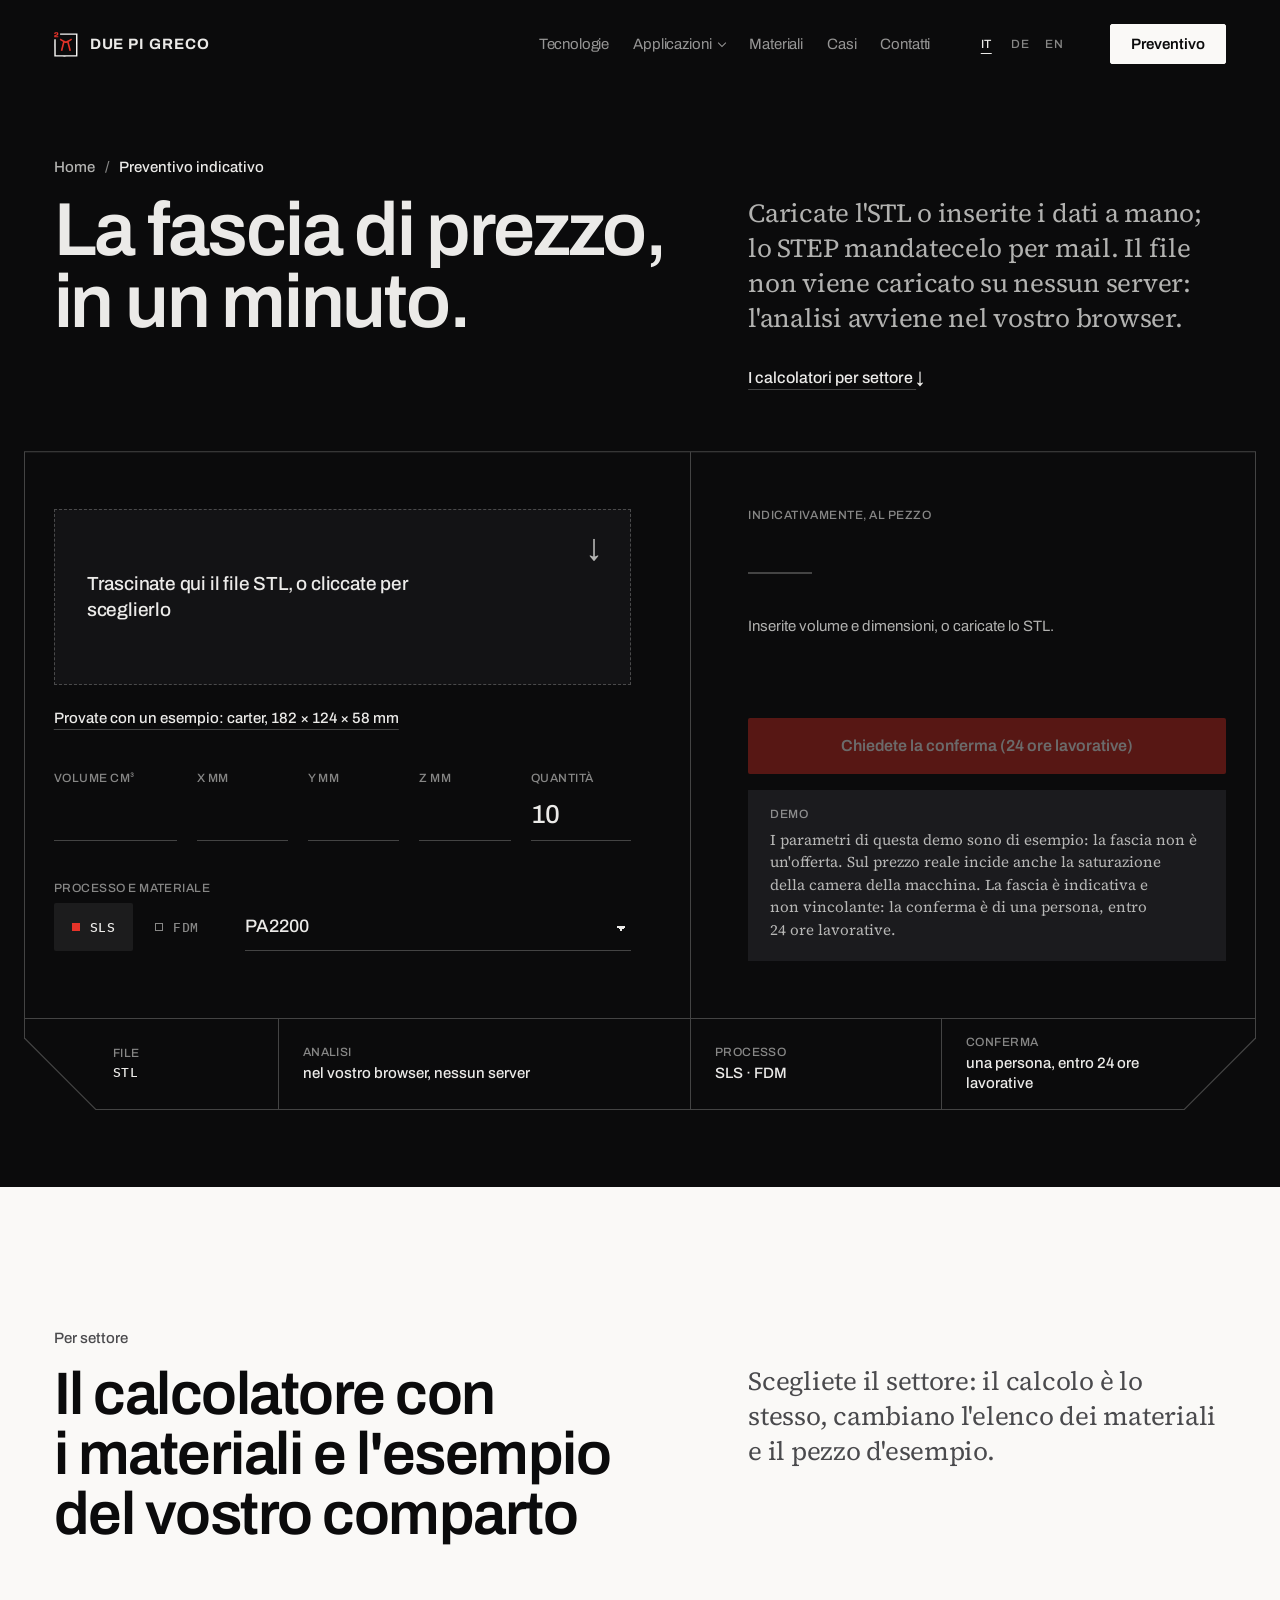
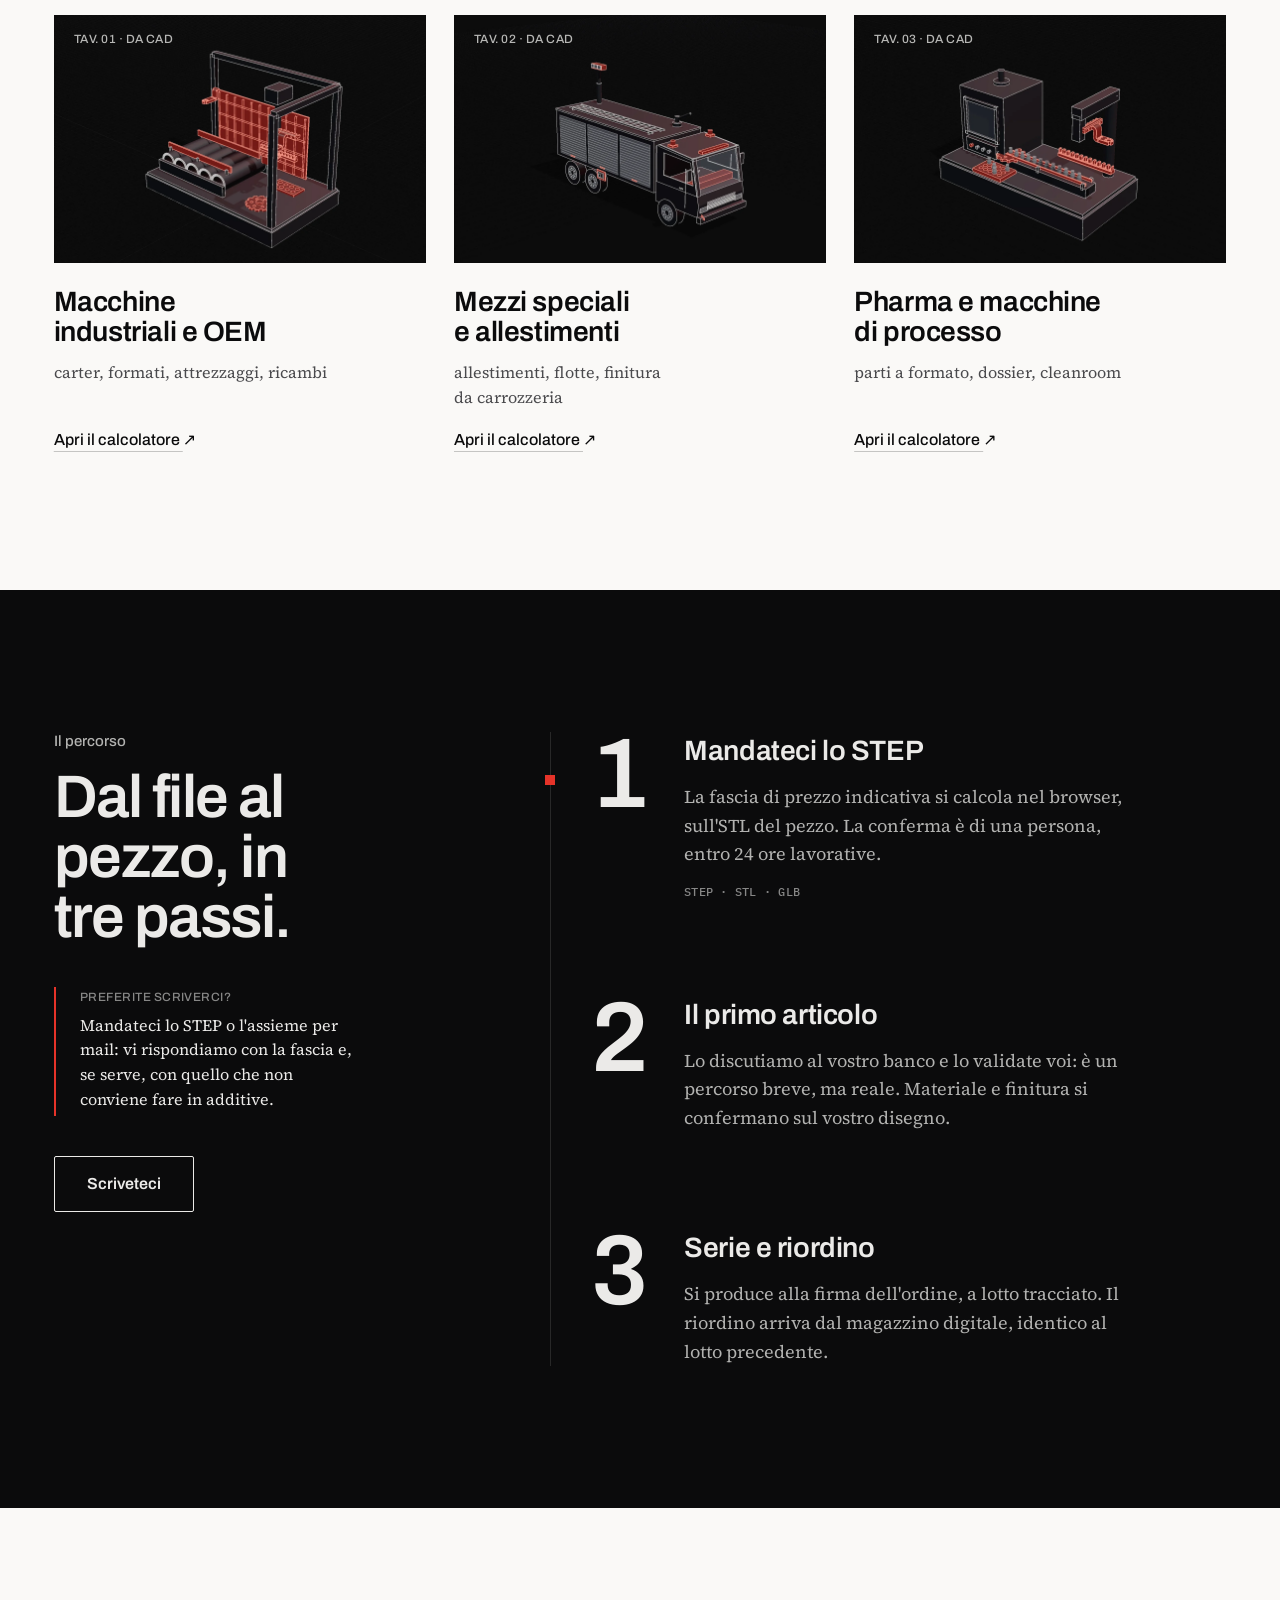
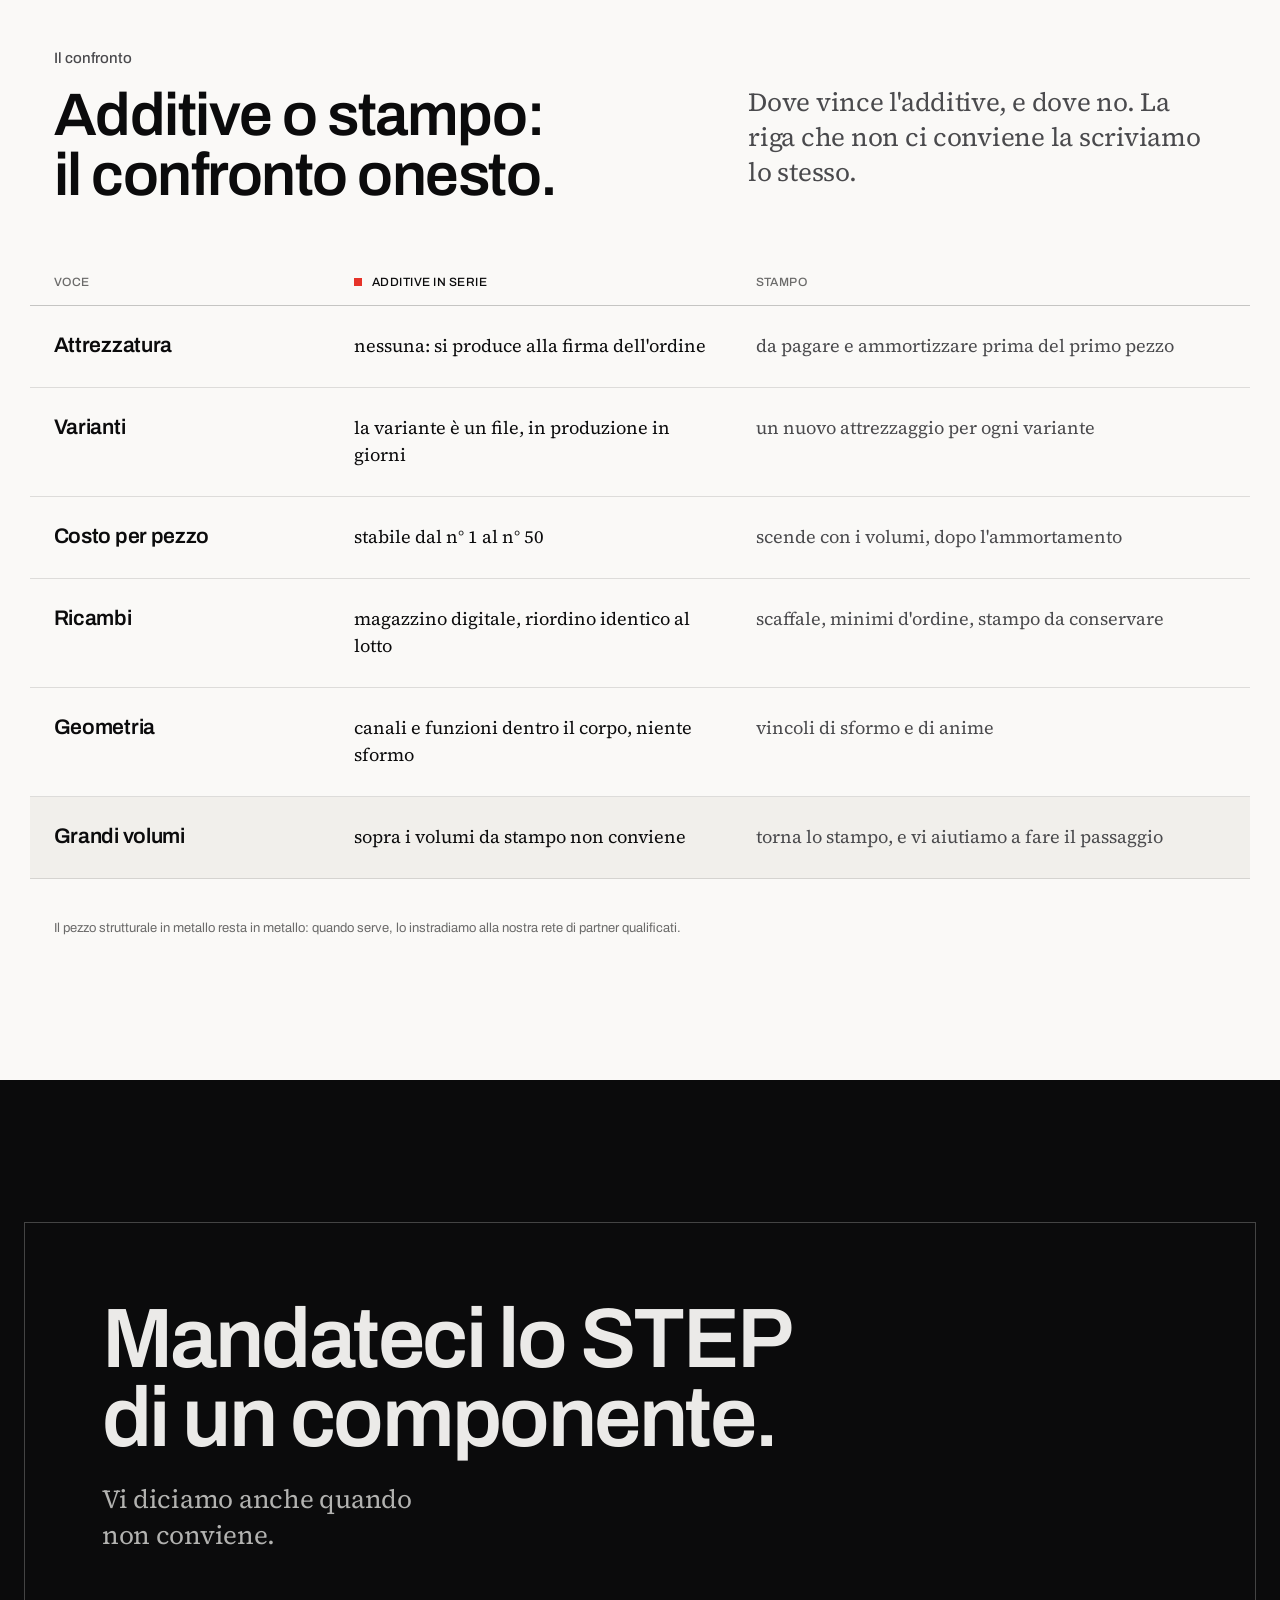
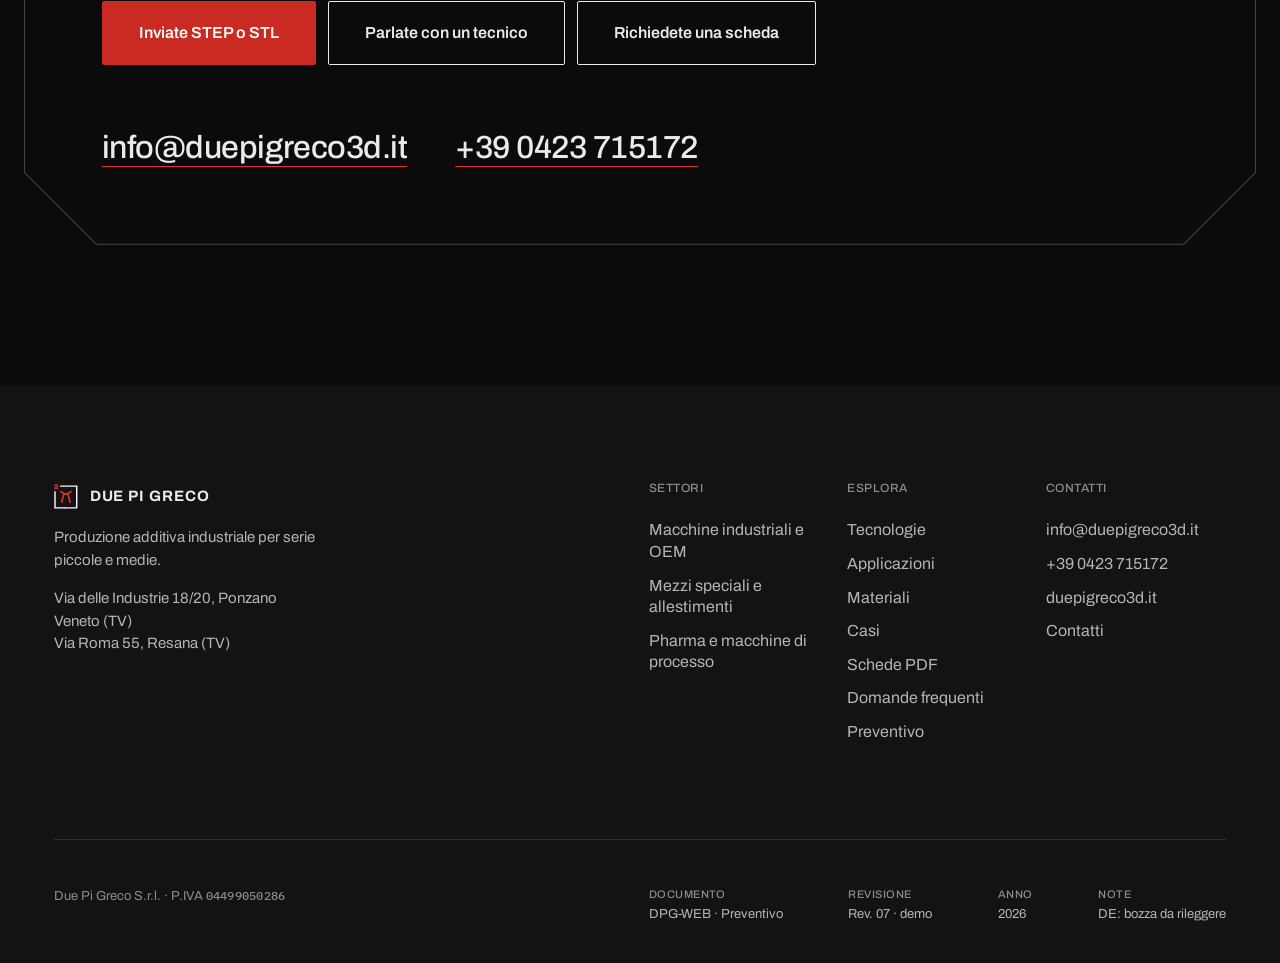
<file: preventivo.html>
<!doctype html><html lang="it"><head><meta charset="utf-8">
<meta name="viewport" content="width=device-width,initial-scale=1">
<meta name="description" content="Preventivo indicativo in un minuto: scegliete il settore, caricate l&#x27;STL o inserite le misure, la conferma in 24 ore lavorative.">
<meta name="theme-color" content="#0B0B0C">
<title>Preventivo · Due Pi Greco</title>
<link rel="icon" type="image/svg+xml" href="assets/favicon.svg">

<link rel="stylesheet" href="assets/fonts.css"><link rel="stylesheet" href="assets/stile-r07.css">
<script>document.documentElement.classList.add('js')</script>
<script src="assets/comune.js"></script>
</head><body class="r07 p-preventivo ">
<!-- DPG-WEB · DPG-WEB · Preventivo · Rev. 07. FILE GENERATO da _lavoro/r07/build_r07.py: si modifica _lavoro/r07/pagine/preventivo.src.html.
     Testi dal dizionario I18N in fondo (it, de, en; il de e' una bozza). Dati: solo quelli di 00_CONTENUTI_REV06.md. -->
<a class="salta" href="#contenuto" data-i="salta">Vai al contenuto</a>

<!-- BARRA (manuale 4.1): fissa, trasparente sopra la testata scura; .piena dopo 80 px. Il pannello telefono lo apre comune.js.
     Parte comune a tutte le pagine (_lavoro/r07/parti/barra.html): la pagina corrente riceve aria-current dal build. -->
<header class="topbar barra su-nero"><div class="barra-dentro">
  <a class="marchio" href="index.html" aria-label="Due Pi Greco, home"><span class="logo"><svg xmlns="http://www.w3.org/2000/svg" viewBox="0 0 855 1002" role="img" aria-label="Due Pi Greco"><title>Due Pi Greco</title><g transform="translate(0.000000,1002.000000) scale(0.100000,-0.100000)" fill-rule="evenodd"><path class="dpg-nero" fill="#0B0B0C" d="M2185 8777 c-3 -7 -4 -120 -3 -252 l3 -240 2850 -5 c1568 -3 2851 -6 2853 -8 1 -1 1 -1634 0 -3629 l-3 -3628 -3630 0 -3630 0 -3 2839 c-1 2078 -5 2843 -13 2852 -12 15 -448 21 -483 8 -15 -6 -16 -288 -16 -3105 l0 -3099 26 -10 c41 -16 8226 -13 8247 3 16 11 17 274 15 4147 l-3 4135 -3103 3 c-2502 2 -3104 0 -3107 -11z"/><path class="dpg-rosso" fill="#ED1B24" d="M555 9234 c-11 -2 -47 -9 -80 -16 -166 -31 -303 -146 -351 -294 -23 -73 -32 -335 -12 -352 12 -9 69 -12 224 -10 l209 3 11 90 c15 114 27 146 67 176 31 23 38 24 199 24 l168 0 37 -38 38 -37 0 -124 c0 -192 8 -187 -415 -291 -325 -80 -374 -100 -451 -182 -89 -95 -94 -120 -94 -483 l0 -315 715 0 715 0 0 190 0 190 -490 5 -490 5 -3 35 c-4 47 34 120 74 142 17 10 69 27 115 38 110 27 253 63 379 97 335 91 429 226 417 596 -8 225 -38 320 -133 414 -115 112 -211 136 -564 139 -146 1 -274 1 -285 -2z M2289 6883 c-23 -38 -72 -113 -108 -168 -35 -55 -82 -127 -103 -159 -21 -33 -38 -67 -38 -77 0 -11 27 -34 73 -63 257 -160 309 -192 325 -201 9 -6 36 -23 60 -38 23 -15 59 -37 80 -48 20 -11 51 -29 67 -39 17 -10 41 -25 55 -33 14 -7 84 -47 155 -89 127 -73 263 -148 316 -175 15 -7 32 -20 39 -28 13 -16 13 -19 -20 -140 -12 -44 -26 -96 -30 -115 -4 -19 -25 -98 -45 -175 -21 -77 -41 -156 -45 -176 -3 -19 -10 -41 -14 -47 -3 -6 -10 -30 -15 -54 -5 -24 -26 -106 -46 -183 -21 -77 -41 -156 -45 -175 -4 -19 -25 -98 -45 -175 -21 -77 -41 -156 -45 -175 -5 -19 -18 -71 -30 -115 -12 -44 -26 -96 -30 -115 -5 -19 -18 -71 -30 -115 -12 -44 -26 -96 -30 -115 -4 -19 -25 -98 -45 -175 -21 -77 -41 -156 -45 -175 -9 -38 -56 -215 -91 -345 -11 -44 -25 -96 -29 -115 -5 -19 -18 -71 -30 -115 -12 -44 -26 -96 -30 -115 -4 -19 -15 -62 -24 -95 -23 -86 -21 -103 12 -111 15 -4 70 -18 122 -32 52 -13 111 -28 130 -32 19 -4 71 -18 115 -31 44 -12 98 -23 119 -23 43 -1 43 -2 79 139 9 33 21 80 28 105 6 25 15 61 19 80 4 19 18 71 30 115 12 44 26 96 30 115 4 19 22 87 38 150 87 330 105 398 112 431 3 19 10 41 14 47 3 6 10 30 15 54 5 24 25 106 46 183 20 77 41 156 45 175 4 19 22 87 38 150 85 321 105 398 112 430 4 19 18 71 30 115 12 44 26 96 30 115 4 19 25 98 45 175 21 77 41 156 46 175 54 232 56 234 127 204 127 -55 332 -106 422 -107 78 0 206 30 369 89 114 41 119 41 127 7 3 -16 10 -41 15 -58 5 -16 23 -84 39 -150 38 -144 81 -309 122 -465 16 -63 34 -131 38 -150 4 -19 24 -98 45 -175 50 -193 89 -340 140 -540 24 -93 58 -224 75 -290 18 -66 36 -136 40 -155 4 -19 18 -71 30 -115 12 -44 26 -96 30 -115 4 -19 18 -71 30 -115 12 -44 25 -96 30 -115 4 -19 24 -96 43 -170 48 -181 73 -279 81 -314 7 -27 9 -28 54 -23 26 3 72 13 102 22 53 15 294 79 335 89 11 3 32 7 48 11 32 6 34 23 11 104 -22 81 -40 147 -59 221 -9 36 -22 88 -29 115 -8 28 -20 77 -29 110 -52 199 -65 251 -92 355 -10 36 -23 88 -30 115 -7 28 -19 70 -26 95 -6 25 -15 61 -19 80 -7 35 -52 204 -92 350 -11 41 -24 91 -28 110 -4 19 -24 98 -45 175 -20 77 -41 156 -45 175 -4 19 -18 71 -30 115 -12 44 -25 96 -30 115 -7 32 -31 124 -112 430 -16 63 -34 131 -38 150 -14 65 -32 135 -45 175 -25 74 -28 121 -10 139 9 9 20 16 25 16 5 0 44 20 86 45 41 25 78 45 81 45 3 0 39 20 80 45 40 25 76 45 79 45 7 0 583 348 717 433 53 34 97 68 97 76 0 8 -20 44 -43 80 -24 37 -64 98 -89 136 -129 201 -160 246 -172 251 -8 3 -60 -24 -117 -60 -148 -93 -623 -378 -694 -417 -33 -18 -73 -40 -90 -50 -16 -10 -50 -29 -75 -42 -25 -14 -74 -41 -110 -61 -184 -102 -527 -265 -660 -313 -158 -59 -207 -53 -459 54 -79 34 -460 223 -541 270 -19 11 -71 39 -115 63 -94 51 -313 176 -430 247 -114 67 -357 217 -422 260 -46 29 -89 53 -97 53 -7 0 -33 -30 -57 -67z"/></g></svg></span><b>DUE PI GRECO</b></a>
  <span class="targhetta">Demo · Rev. 07</span>
  <nav class="nav" aria-label="Menu" data-i-aria="nav_menu">
    <a href="tecnologie.html" data-i="nav_tec">Tecnologie</a>
    <div class="menu-voce"><button type="button" class="menu-apri" aria-expanded="false" aria-controls="menu-app" data-i="nav_app">Applicazioni</button>
      <div class="menu-sotto" id="menu-app">
        <a href="settore-oem.html"><i>01</i><b data-i="p_s1">Macchine industriali e OEM</b><span data-i="nav_s1d">carter, formati, attrezzaggi, ricambi</span></a>
        <a href="settore-vsp.html"><i>02</i><b data-i="p_s2">Mezzi speciali e allestimenti</b><span data-i="nav_s2d">allestimenti, flotte, finitura da carrozzeria</span></a>
        <a href="settore-phm.html"><i>03</i><b data-i="p_s3">Pharma e macchine di processo</b><span data-i="nav_s3d">parti a formato, dossier, cleanroom</span></a>
        <a class="menu-tutte" href="applicazioni.html"><i>17</i><b data-i="nav_tutti">Tutte le applicazioni</b><span data-i="nav_fam">Famiglie di parti</span></a>
      </div></div>
    <a href="materiali.html" data-i="nav_mat">Materiali</a>
    <a href="casi.html" data-i="nav_casi">Casi</a>
    <a href="contatti.html" data-i="nav_cont">Contatti</a>
  </nav>
  <div class="lingue" role="group" aria-label="Lingua" data-i-aria="lingua">
    <button type="button" class="lang attiva" data-lang="it" lang="it" aria-pressed="true">IT</button>
    <button type="button" class="lang" data-lang="de" lang="de" aria-pressed="false">DE</button>
    <button type="button" class="lang" data-lang="en" lang="en" aria-pressed="false">EN</button>
  </div>
  <a class="btn btn--contorno btn--p btn-barra" href="preventivo.html" data-i="nav_prev" aria-current="page">Preventivo</a>
  <button type="button" class="menu-tasto" aria-expanded="false" aria-controls="menu-pannello" data-i="nav_menu">Menu</button>
</div></header>

<!-- PANNELLO TELEFONO: data-bp e' la larghezza da cui la barra torna intera (comune.js lo chiude oltre questa misura) -->
<div class="menu-pannello" id="menu-pannello" role="dialog" aria-modal="true" aria-label="Menu" data-i-aria="nav_menu" data-bp="1080">
  <div class="mp-testa"><a class="marchio" href="index.html" aria-label="Due Pi Greco, home"><span class="logo"><svg xmlns="http://www.w3.org/2000/svg" viewBox="0 0 855 1002" role="img" aria-label="Due Pi Greco"><title>Due Pi Greco</title><g transform="translate(0.000000,1002.000000) scale(0.100000,-0.100000)" fill-rule="evenodd"><path class="dpg-nero" fill="#0B0B0C" d="M2185 8777 c-3 -7 -4 -120 -3 -252 l3 -240 2850 -5 c1568 -3 2851 -6 2853 -8 1 -1 1 -1634 0 -3629 l-3 -3628 -3630 0 -3630 0 -3 2839 c-1 2078 -5 2843 -13 2852 -12 15 -448 21 -483 8 -15 -6 -16 -288 -16 -3105 l0 -3099 26 -10 c41 -16 8226 -13 8247 3 16 11 17 274 15 4147 l-3 4135 -3103 3 c-2502 2 -3104 0 -3107 -11z"/><path class="dpg-rosso" fill="#ED1B24" d="M555 9234 c-11 -2 -47 -9 -80 -16 -166 -31 -303 -146 -351 -294 -23 -73 -32 -335 -12 -352 12 -9 69 -12 224 -10 l209 3 11 90 c15 114 27 146 67 176 31 23 38 24 199 24 l168 0 37 -38 38 -37 0 -124 c0 -192 8 -187 -415 -291 -325 -80 -374 -100 -451 -182 -89 -95 -94 -120 -94 -483 l0 -315 715 0 715 0 0 190 0 190 -490 5 -490 5 -3 35 c-4 47 34 120 74 142 17 10 69 27 115 38 110 27 253 63 379 97 335 91 429 226 417 596 -8 225 -38 320 -133 414 -115 112 -211 136 -564 139 -146 1 -274 1 -285 -2z M2289 6883 c-23 -38 -72 -113 -108 -168 -35 -55 -82 -127 -103 -159 -21 -33 -38 -67 -38 -77 0 -11 27 -34 73 -63 257 -160 309 -192 325 -201 9 -6 36 -23 60 -38 23 -15 59 -37 80 -48 20 -11 51 -29 67 -39 17 -10 41 -25 55 -33 14 -7 84 -47 155 -89 127 -73 263 -148 316 -175 15 -7 32 -20 39 -28 13 -16 13 -19 -20 -140 -12 -44 -26 -96 -30 -115 -4 -19 -25 -98 -45 -175 -21 -77 -41 -156 -45 -176 -3 -19 -10 -41 -14 -47 -3 -6 -10 -30 -15 -54 -5 -24 -26 -106 -46 -183 -21 -77 -41 -156 -45 -175 -4 -19 -25 -98 -45 -175 -21 -77 -41 -156 -45 -175 -5 -19 -18 -71 -30 -115 -12 -44 -26 -96 -30 -115 -5 -19 -18 -71 -30 -115 -12 -44 -26 -96 -30 -115 -4 -19 -25 -98 -45 -175 -21 -77 -41 -156 -45 -175 -9 -38 -56 -215 -91 -345 -11 -44 -25 -96 -29 -115 -5 -19 -18 -71 -30 -115 -12 -44 -26 -96 -30 -115 -4 -19 -15 -62 -24 -95 -23 -86 -21 -103 12 -111 15 -4 70 -18 122 -32 52 -13 111 -28 130 -32 19 -4 71 -18 115 -31 44 -12 98 -23 119 -23 43 -1 43 -2 79 139 9 33 21 80 28 105 6 25 15 61 19 80 4 19 18 71 30 115 12 44 26 96 30 115 4 19 22 87 38 150 87 330 105 398 112 431 3 19 10 41 14 47 3 6 10 30 15 54 5 24 25 106 46 183 20 77 41 156 45 175 4 19 22 87 38 150 85 321 105 398 112 430 4 19 18 71 30 115 12 44 26 96 30 115 4 19 25 98 45 175 21 77 41 156 46 175 54 232 56 234 127 204 127 -55 332 -106 422 -107 78 0 206 30 369 89 114 41 119 41 127 7 3 -16 10 -41 15 -58 5 -16 23 -84 39 -150 38 -144 81 -309 122 -465 16 -63 34 -131 38 -150 4 -19 24 -98 45 -175 50 -193 89 -340 140 -540 24 -93 58 -224 75 -290 18 -66 36 -136 40 -155 4 -19 18 -71 30 -115 12 -44 26 -96 30 -115 4 -19 18 -71 30 -115 12 -44 25 -96 30 -115 4 -19 24 -96 43 -170 48 -181 73 -279 81 -314 7 -27 9 -28 54 -23 26 3 72 13 102 22 53 15 294 79 335 89 11 3 32 7 48 11 32 6 34 23 11 104 -22 81 -40 147 -59 221 -9 36 -22 88 -29 115 -8 28 -20 77 -29 110 -52 199 -65 251 -92 355 -10 36 -23 88 -30 115 -7 28 -19 70 -26 95 -6 25 -15 61 -19 80 -7 35 -52 204 -92 350 -11 41 -24 91 -28 110 -4 19 -24 98 -45 175 -20 77 -41 156 -45 175 -4 19 -18 71 -30 115 -12 44 -25 96 -30 115 -7 32 -31 124 -112 430 -16 63 -34 131 -38 150 -14 65 -32 135 -45 175 -25 74 -28 121 -10 139 9 9 20 16 25 16 5 0 44 20 86 45 41 25 78 45 81 45 3 0 39 20 80 45 40 25 76 45 79 45 7 0 583 348 717 433 53 34 97 68 97 76 0 8 -20 44 -43 80 -24 37 -64 98 -89 136 -129 201 -160 246 -172 251 -8 3 -60 -24 -117 -60 -148 -93 -623 -378 -694 -417 -33 -18 -73 -40 -90 -50 -16 -10 -50 -29 -75 -42 -25 -14 -74 -41 -110 -61 -184 -102 -527 -265 -660 -313 -158 -59 -207 -53 -459 54 -79 34 -460 223 -541 270 -19 11 -71 39 -115 63 -94 51 -313 176 -430 247 -114 67 -357 217 -422 260 -46 29 -89 53 -97 53 -7 0 -33 -30 -57 -67z"/></g></svg></span><b>DUE PI GRECO</b></a>
    <button type="button" class="menu-tasto" data-menu-chiudi data-i="nav_chiudi">Chiudi</button></div>
  <ul class="mp-voci">
    <li><a href="index.html" data-i="nav_home">Home</a></li>
    <li><a href="tecnologie.html" data-i="nav_tec">Tecnologie</a></li>
    <li><a href="applicazioni.html" data-i="nav_app">Applicazioni</a></li>
    <li><a href="materiali.html" data-i="nav_mat">Materiali</a></li>
    <li><a href="casi.html" data-i="nav_casi">Casi</a></li>
    <li><a href="contatti.html" data-i="nav_cont">Contatti</a></li>
  </ul>
  <a class="btn btn--primario mp-cta" href="preventivo.html" data-i="nav_prev" aria-current="page">Preventivo</a>
  <p class="etichetta mp-lab" data-i="nav_set">Settori</p>
  <ul class="mp-settori">
    <li><a href="settore-oem.html"><span class="solo-lettore">01 </span><b data-i="p_s1">Macchine industriali e OEM</b><span data-i="nav_s1d">carter, formati, attrezzaggi, ricambi</span></a></li>
    <li><a href="settore-vsp.html"><span class="solo-lettore">02 </span><b data-i="p_s2">Mezzi speciali e allestimenti</b><span data-i="nav_s2d">allestimenti, flotte, finitura da carrozzeria</span></a></li>
    <li><a href="settore-phm.html"><span class="solo-lettore">03 </span><b data-i="p_s3">Pharma e macchine di processo</b><span data-i="nav_s3d">parti a formato, dossier, cleanroom</span></a></li>
  </ul>
  <p class="etichetta mp-lab" data-i="top_c">Contatti</p>
  <p class="mp-contatti"><a href="mailto:info@duepigreco3d.it">info@duepigreco3d.it</a><br><a href="tel:+390423715172">+39 0423 715172</a></p>
  <p class="etichetta mp-lab" id="mp-lingua" data-i="lingua">Lingua</p>
  <div class="mp-lingue" role="group" aria-labelledby="mp-lingua">
    <button type="button" class="lang attiva" data-lang="it" lang="it" aria-pressed="true">IT</button>
    <button type="button" class="lang" data-lang="de" lang="de" aria-pressed="false">DE</button>
    <button type="button" class="lang" data-lang="en" lang="en" aria-pressed="false">EN</button>
  </div>
</div>

<main id="contenuto" tabindex="-1">

<!-- TESTATA · nero. Briciole, H1 (lo slogan della pagina), lead con quello che si fa nel calcolatore, un link ai calcolatori di settore.
     Sotto, al posto della tavola, il calcolatore nella cornice smussata con il suo cartiglio (parti/quota.html):
     le colonne del calcolatore stanno sulla griglia della pagina, i dati sotto l'H1 e la fascia sotto la lead. -->
<section class="testata su-nero" aria-labelledby="h-titolo">
  <div class="griglia testata-testa">
    <div class="testata-titolo rivela">
      <nav class="briciole" aria-label="Sei qui" data-i-aria="f7_bric"><a href="index.html" data-i="torna">Home</a><span aria-hidden="true">/</span><span aria-current="page" data-i="occ">Preventivo indicativo</span></nav>
      <h1 id="h-titolo" data-i="h1">La fascia di prezzo, in un minuto.</h1>
    </div>
    <div class="testata-lato rivela r2">
      <p class="lead" data-i="s6p">Caricate l'STL o inserite i dati a mano; lo STEP mandatecelo per mail. Il file non viene caricato su nessun server: l'analisi avviene nel vostro browser.</p>
      <div class="testata-azioni">
        <a class="link" href="#calcolatori"><span data-i="q7_set">I calcolatori per settore</span> <span class="freccia" aria-hidden="true">↓</span></a>
      </div>
    </div>
  </div>
  <h2 class="solo-lettore" data-i="s6o">Il calcolatore</h2>
<!-- PREVENTIVATORE (fascia di prezzo indicativa, calcolata nel browser) · parte comune, Rev. 07 (12/10/2026)
     File: _lavoro/r07/parti/quota.html (markup), _lavoro/r07/css/20_quota.css (stile), sito/assets/r07-quota.js (script).
     Pagine: preventivo.html e, piu' avanti, settore-oem, settore-vsp, settore-phm. La parte e' solo la cornice col calcolatore:
     il titolo della sezione lo scrive la pagina, prima della parte (sul preventivo un h2 nascosto, sul settore una testa-split).
     La cornice porta gia' su-nero: funziona dentro una testata nera e dentro una sezione chiara.

     Come si usa nella pagina:
       1. nel main, dove serve il calcolatore: PARTE:quota fra doppie graffe (una sola volta per pagina);
       2. dopo la chiusura del main, prima dello script della pagina:
          script src="assets/r07-quota.js" con gli attributi della pagina (tutti facoltativi, di serie i valori del preventivo):
            data-esempio="214 182 124 58"                   volume cm3 e ingombro X Y Z mm del pezzo d'esempio
            data-pezzo="carter"                             nome dell'esempio nel corpo della mail (italiano)
            data-riga="Pagina: preventivo generale"         riga della mail (sui settori: "Settore: mezzi speciali e allestimenti")
            data-sls="PA2200|TPU 90A|PA11"                  ordine e presenza dei materiali SLS (PHM: "PA2200|TPU 90A")
            data-fdm="Nylon 12CF|Ultem 1010 CG|Ultem 9085"  ordine dei materiali FDM (VSP: "Ultem 9085|Ultem 1010 CG|Nylon 12CF")
          I coefficienti e i flag "fascia / su richiesta" stanno solo nello script: la pagina non li tocca.
       3. una nota propria della pagina (PHM: q_nota) va subito dopo la parte, in un p con classe quota-nota.

     Id che lo script usa e che nessun altro elemento della pagina deve avere:
       quotazione (contenitore: ascolto degli input e ritorno del bottone), q_drop, q_ok, q_es, q_vol, q_x, q_y, q_z, q_q,
       l_proc, q_mat, q_v, q_u, q_tab, q_cta; bottoni .tec con data-t SLS e FDM e aria-pressed.
       Altre pagine puntano a settore-*.html#quotazione: l'id resta sulla cornice.

     Chiavi del dizionario che la pagina deve avere in it, de, en:
       nel markup: drop, es_btn, vol, qta, proc, fascia_k, cta, demo_d, trasp, qc_file, qc_an, qc_an_v, qc_pro, qc_conf, qc_conf_v
       lette dallo script, che sta in un file a parte: il build e qa_sito.py trovano le chiavi cercando nella pagina
       le chiamate a t() con la chiave fra apici, percio' sono scritte qui, una per una:
         t('compila') t('surich') t('cta') t('cta_req') t('f_q') t('f_f') t('da') t('file_ok') t('es_ok') t('err_stl') t('mail_sub')
       proprie della pagina: es_btn, es_ok (il pezzo d'esempio), mail_sub (oggetto della mail: lo script usa sempre il testo italiano,
       la mail la legge l'ufficio DPG). Le chiavi qc_* (cartiglio) sono nuove della Rev. 07: oggi stanno in pagine/preventivo.json;
       una pagina di settore le copia nel suo json finche' non passano in un dizionario comune.
     Mono e rossi della schermata: mono = bottoni SLS/FDM, numeri della tabella, STL nel cartiglio; rosso = bottone pieno e quadrato
     del processo scelto (la zona del file diventa rossa solo al passaggio, al fuoco e mentre si trascina). -->
<div class="cornice quota su-nero rivela r3" id="quotazione">
  <div class="cornice-dentro quota-dentro">
    <div class="griglia quota-calc">

      <!-- i dati: il file, le misure, il processo e il materiale -->
      <div class="quota-dati">
        <div class="quota-drop" id="q_drop" role="button" tabindex="0">
          <span class="quota-drop-testo" data-i="drop">Trascinate qui il file STL, o cliccate per sceglierlo</span>
          <span class="quota-ok" id="q_ok" aria-live="polite"></span>
          <span class="freccia" aria-hidden="true">↓</span>
        </div>
        <p class="quota-es"><button type="button" class="link" id="q_es" data-i="es_btn">Provate con un esempio: carter, 182 × 124 × 58 mm</button></p>
        <div class="quota-campi">
          <div class="campo quota-vol"><label for="q_vol" data-i="vol">Volume cm³</label><input id="q_vol" type="number" step="1" min="0" inputmode="decimal"></div>
          <div class="campo"><label for="q_x">X mm</label><input id="q_x" type="number" step="1" min="0" inputmode="decimal"></div>
          <div class="campo"><label for="q_y">Y mm</label><input id="q_y" type="number" step="1" min="0" inputmode="decimal"></div>
          <div class="campo"><label for="q_z">Z mm</label><input id="q_z" type="number" step="1" min="0" inputmode="decimal"></div>
          <div class="campo quota-qta"><label for="q_q" data-i="qta">Quantità</label><input id="q_q" type="number" step="1" min="1" value="10" inputmode="numeric"></div>
        </div>
        <div class="campo quota-proc" role="group" aria-labelledby="l_proc">
          <span class="campo-et" id="l_proc" data-i="proc">Processo e materiale</span>
          <div class="quota-proc-riga">
            <div class="quota-tec">
              <button type="button" class="tec attiva" data-t="SLS" aria-pressed="true">SLS</button>
              <button type="button" class="tec" data-t="FDM" aria-pressed="false">FDM</button>
            </div>
            <select id="q_mat" aria-labelledby="l_proc"></select>
          </div>
        </div>
      </div>

      <!-- la fascia: cifra, tabella per quantita', richiesta di conferma; l'avvertenza della demo resta accanto alla cifra -->
      <div class="quota-esito">
        <div class="quota-fascia" aria-live="polite" aria-atomic="true">
          <span class="etichetta" data-i="fascia_k">Indicativamente, al pezzo</span>
          <div class="quota-v vuota" id="q_v">·</div>
          <div class="quota-u" id="q_u"></div>
        </div>
        <table class="quota-tab" id="q_tab"></table>
        <div class="quota-azione">
          <a class="btn btn--primario quota-cta" id="q_cta" href="#quotazione" data-i="cta">Chiedete la conferma (24 ore lavorative)</a>
          <div class="rovescio quota-demo"><span class="etichetta">Demo</span><p><span data-i="demo_d">I parametri di questa demo sono di esempio: la fascia non è un'offerta.</span> <span data-i="trasp">Sul prezzo reale incide anche la saturazione della camera della macchina. La fascia è indicativa e non vincolante: la conferma è di una persona, entro 24 ore lavorative.</span></p></div>
        </div>
      </div>
    </div>

    <!-- cartiglio della tavola: il terzo filo verticale incontra quello fra dati e fascia -->
    <dl class="cartiglio quota-cartiglio">
      <div><dt data-i="qc_file">File</dt><dd class="mono">STL</dd></div>
      <div><dt data-i="qc_an">Analisi</dt><dd data-i="qc_an_v">nel vostro browser, nessun server</dd></div>
      <div><dt data-i="qc_pro">Processo</dt><dd>SLS · FDM</dd></div>
      <div><dt data-i="qc_conf">Conferma</dt><dd data-i="qc_conf_v">una persona, entro 24 ore lavorative</dd></div>
    </dl>
  </div>
</div>

</section>

<!-- I CALCOLATORI DI SETTORE · carta. Tre tavole come le card della home: il disegno su nero, il testo sulla carta.
     Ogni card apre il calcolatore della pagina di settore (stesso calcolo, materiali e pezzo d'esempio del comparto). -->
<section class="sezione su-carta" id="calcolatori" aria-labelledby="h-calcolatori">
  <div class="griglia testa-split">
    <div class="ts-titolo rivela"><p class="occhiello" data-i="s_o">Per settore</p><h2 id="h-calcolatori" data-i="s_t">Il calcolatore con i materiali e l'esempio del vostro comparto</h2></div>
    <p class="lead ts-lead rivela r2" data-i="s_p">Scegliete il settore: il calcolo è lo stesso, cambiano l'elenco dei materiali e il pezzo d'esempio.</p>
  </div>
  <ul class="griglia carte calc-carte">
    <li><a class="app rivela" href="settore-oem.html#quotazione" aria-labelledby="cc1-t cc1-l" aria-describedby="cc1-p">
      <figure><img src="assets/tav_oem_banda.webp" width="1500" height="1000" alt="Tavola tecnica: cella di automazione con rulliera, presa a pettine e carter a griglia, parti additive in rosso" data-i-alt="s7_1alt" loading="lazy" decoding="async"><span class="etichetta calc-tav" aria-hidden="true" data-i="s7_tav1">Tav. 01 · da CAD</span></figure>
      <h3 id="cc1-t" data-i="p_s1">Macchine industriali e OEM</h3><p id="cc1-p" data-i="nav_s1d">carter, formati, attrezzaggi, ricambi</p>
      <span class="scarica"><span class="link" id="cc1-l"><span data-i="vai">Apri il calcolatore</span> <span class="freccia" aria-hidden="true">↗</span></span></span></a></li>
    <li><a class="app rivela r2" href="settore-vsp.html#quotazione" aria-labelledby="cc2-t cc2-l" aria-describedby="cc2-p">
      <figure><img src="assets/tav_vsp_hero.webp" width="1500" height="1000" alt="Tavola tecnica di un&#x27;autopompa su telaio a tre assi, parti additive in rosso" data-i-alt="s7_2alt" loading="lazy" decoding="async"><span class="etichetta calc-tav" aria-hidden="true" data-i="s7_tav2">Tav. 02 · da CAD</span></figure>
      <h3 id="cc2-t" data-i="p_s2">Mezzi speciali e allestimenti</h3><p id="cc2-p" data-i="nav_s2d">allestimenti, flotte, finitura da carrozzeria</p>
      <span class="scarica"><span class="link" id="cc2-l"><span data-i="vai">Apri il calcolatore</span> <span class="freccia" aria-hidden="true">↗</span></span></span></a></li>
    <li><a class="app rivela r3" href="settore-phm.html#quotazione" aria-labelledby="cc3-t cc3-l" aria-describedby="cc3-p">
      <figure><img src="assets/tav_phm_hero.webp" width="1500" height="1000" alt="Tavola tecnica: unità di processo da banco con trasporto fiale, parti additive in rosso" data-i-alt="s7_3alt" loading="lazy" decoding="async"><span class="etichetta calc-tav" aria-hidden="true" data-i="s7_tav3">Tav. 03 · da CAD</span></figure>
      <h3 id="cc3-t" data-i="p_s3">Pharma e macchine di processo</h3><p id="cc3-p" data-i="nav_s3d">parti a formato, dossier, cleanroom</p>
      <span class="scarica"><span class="link" id="cc3-l"><span data-i="vai">Apri il calcolatore</span> <span class="freccia" aria-hidden="true">↗</span></span></span></a></li>
  </ul>
</section>

<!-- IL PERCORSO · nero (il percorso della home). Nella colonna ferma il riquadro "Preferite scriverci?" della Rev. 06. -->
<section class="percorso su-nero" id="passi" aria-labelledby="h-percorso">
  <div class="griglia">
    <div class="perc-lato rivela">
      <p class="occhiello" data-i="pa_o">Il percorso</p>
      <h2 id="h-percorso" data-i="pa_t">Dal file al pezzo, in tre passi.</h2>
      <div class="riquadro perc-scrivi">
        <span class="etichetta" data-i="o_t">Preferite scriverci?</span>
        <p data-i="o_p">Mandateci lo STEP o l'assieme per mail: vi rispondiamo con la fascia e, se serve, con quello che non conviene fare in additive.</p>
      </div>
      <a class="btn btn--contorno" href="mailto:info@duepigreco3d.it" data-i="scrivi">Scriveteci</a>
    </div>
    <div class="passi-colonna">
      <ol class="passi">
        <li class="passo rivela"><span class="numerale" aria-hidden="true">1</span><div><h3 data-i="pa1t">Mandateci lo STEP</h3><p data-i="pa1p">La fascia di prezzo indicativa si calcola nel browser, sull'STL del pezzo. La conferma è di una persona, entro 24 ore lavorative.</p><p class="mono passo-file">STEP · STL · GLB</p></div></li>
        <li class="passo rivela"><span class="numerale" aria-hidden="true">2</span><div><h3 data-i="pa2t">Il primo articolo</h3><p data-i="pa2p">Lo discutiamo al vostro banco e lo validate voi: è un percorso breve, ma reale. Materiale e finitura si confermano sul vostro disegno.</p></div></li>
        <li class="passo rivela"><span class="numerale" aria-hidden="true">3</span><div><h3 data-i="pa3t">Serie e riordino</h3><p data-i="pa3p">Si produce alla firma dell'ordine, a lotto tracciato. Il riordino arriva dal magazzino digitale, identico al lotto precedente.</p></div></li>
      </ol>
      <span class="indicatore" aria-hidden="true"></span>
    </div>
  </div>
</section>

<!-- IL CONFRONTO · carta. Tabella a fili orizzontali; la colonna additive col quadrato rosso; la riga contro di noi
     (grandi volumi) su una fascia panna. Su telefono ogni riga diventa un blocco, con l'intestazione davanti a ogni cella. -->
<section class="sezione su-carta" id="confronto" aria-labelledby="h-confronto">
  <div class="griglia testa-split">
    <div class="ts-titolo rivela"><p class="occhiello" data-i="co_o">Il confronto</p><h2 id="h-confronto" data-i="co_t">Additive o stampo: il confronto onesto.</h2></div>
    <p class="lead ts-lead rivela r2" data-i="co_s">Dove vince l'additive, e dove no. La riga che non ci conviene la scriviamo lo stesso.</p>
  </div>
  <div class="griglia conf-griglia rivela">
    <table class="confronto">
      <colgroup><col class="conf-c1"><col class="conf-c2"><col class="conf-c3"></colgroup>
      <thead><tr><th scope="col" data-i="co_h1">Voce</th><th scope="col" class="noi" data-i="co_h2">Additive in serie</th><th scope="col" data-i="co_h3">Stampo</th></tr></thead>
      <tbody>
        <tr><th scope="row" data-i="co1">Attrezzatura</th><td class="conf-noi"><span class="conf-et" data-i="co_h2">Additive in serie</span><span data-i="co1a">nessuna: si produce alla firma dell'ordine</span></td><td><span class="conf-et" data-i="co_h3">Stampo</span><span data-i="co1b">da pagare e ammortizzare prima del primo pezzo</span></td></tr>
        <tr><th scope="row" data-i="co2">Varianti</th><td class="conf-noi"><span class="conf-et" data-i="co_h2">Additive in serie</span><span data-i="co2a">la variante è un file, in produzione in giorni</span></td><td><span class="conf-et" data-i="co_h3">Stampo</span><span data-i="co2b">un nuovo attrezzaggio per ogni variante</span></td></tr>
        <tr><th scope="row" data-i="co3">Costo per pezzo</th><td class="conf-noi"><span class="conf-et" data-i="co_h2">Additive in serie</span><span data-i="co3a">stabile dal n° 1 al n° 50</span></td><td><span class="conf-et" data-i="co_h3">Stampo</span><span data-i="co3b">scende con i volumi, dopo l'ammortamento</span></td></tr>
        <tr><th scope="row" data-i="co4">Ricambi</th><td class="conf-noi"><span class="conf-et" data-i="co_h2">Additive in serie</span><span data-i="co4a">magazzino digitale, riordino identico al lotto</span></td><td><span class="conf-et" data-i="co_h3">Stampo</span><span data-i="co4b">scaffale, minimi d'ordine, stampo da conservare</span></td></tr>
        <tr><th scope="row" data-i="co5">Geometria</th><td class="conf-noi"><span class="conf-et" data-i="co_h2">Additive in serie</span><span data-i="co5a">canali e funzioni dentro il corpo, niente sformo</span></td><td><span class="conf-et" data-i="co_h3">Stampo</span><span data-i="co5b">vincoli di sformo e di anime</span></td></tr>
        <tr class="conf-limite"><th scope="row" data-i="co6">Grandi volumi</th><td class="conf-noi"><span class="conf-et" data-i="co_h2">Additive in serie</span><span data-i="co6a">sopra i volumi da stampo non conviene</span></td><td><span class="conf-et" data-i="co_h3">Stampo</span><span data-i="co6b">torna lo stampo, e vi aiutiamo a fare il passaggio</span></td></tr>
      </tbody>
    </table>
  </div>
  <p class="griglia sez-nota conf-nota"><span data-i="co_nota">Il pezzo strutturale in metallo resta in metallo: quando serve, lo instradiamo alla nostra rete di partner qualificati.</span></p>
</section>

</main>



<!-- STRISCIA FINALE (manuale 4.12) · nero, la cornice smussata della testata: chiude ogni pagina con le tre chiamate all'azione.
     Parte comune (_lavoro/r07/parti/striscia.html); una pagina la toglie con "striscia": false nei META. -->
<section class="striscia su-nero" id="contatti-rapidi" aria-labelledby="h-fine">
  <div class="cornice cornice--fine rivela">
    <div class="cornice-dentro striscia-dentro">
      <h2 id="h-fine" data-i="fine_t">Mandateci lo STEP di un componente.</h2>
      <p class="lead" data-i="fine_p">Vi diciamo anche quando non conviene.</p>
      <div class="striscia-azioni">
        <a class="btn btn--primario btn--g" href="#quotazione" data-i="cta_file">Inviate STEP o STL</a>
        <a class="btn btn--contorno btn--g" href="mailto:info@duepigreco3d.it?subject=Parlare%20con%20un%20tecnico" data-i="cta_tecnico">Parlate con un tecnico</a>
        <a class="btn btn--contorno btn--g" href="casi.html#schede" data-i="cta_scheda">Richiedete una scheda</a>
      </div>
      <p class="striscia-contatti"><a href="mailto:info@duepigreco3d.it">info@duepigreco3d.it</a><a href="tel:+390423715172">+39 0423 715172</a></p>
    </div>
  </div>
</section>

<!-- PIEDE (manuale 4.13) · secondo nero. Parte comune (_lavoro/r07/parti/piede.html); il build scrive il codice del documento -->
<footer class="piede su-nero" id="contatti">
  <div class="griglia piede-alto">
    <div class="piede-marchio">
      <a class="marchio" href="index.html" aria-label="Due Pi Greco, home"><span class="logo"><svg xmlns="http://www.w3.org/2000/svg" viewBox="0 0 855 1002" role="img" aria-label="Due Pi Greco"><title>Due Pi Greco</title><g transform="translate(0.000000,1002.000000) scale(0.100000,-0.100000)" fill-rule="evenodd"><path class="dpg-nero" fill="#0B0B0C" d="M2185 8777 c-3 -7 -4 -120 -3 -252 l3 -240 2850 -5 c1568 -3 2851 -6 2853 -8 1 -1 1 -1634 0 -3629 l-3 -3628 -3630 0 -3630 0 -3 2839 c-1 2078 -5 2843 -13 2852 -12 15 -448 21 -483 8 -15 -6 -16 -288 -16 -3105 l0 -3099 26 -10 c41 -16 8226 -13 8247 3 16 11 17 274 15 4147 l-3 4135 -3103 3 c-2502 2 -3104 0 -3107 -11z"/><path class="dpg-rosso" fill="#ED1B24" d="M555 9234 c-11 -2 -47 -9 -80 -16 -166 -31 -303 -146 -351 -294 -23 -73 -32 -335 -12 -352 12 -9 69 -12 224 -10 l209 3 11 90 c15 114 27 146 67 176 31 23 38 24 199 24 l168 0 37 -38 38 -37 0 -124 c0 -192 8 -187 -415 -291 -325 -80 -374 -100 -451 -182 -89 -95 -94 -120 -94 -483 l0 -315 715 0 715 0 0 190 0 190 -490 5 -490 5 -3 35 c-4 47 34 120 74 142 17 10 69 27 115 38 110 27 253 63 379 97 335 91 429 226 417 596 -8 225 -38 320 -133 414 -115 112 -211 136 -564 139 -146 1 -274 1 -285 -2z M2289 6883 c-23 -38 -72 -113 -108 -168 -35 -55 -82 -127 -103 -159 -21 -33 -38 -67 -38 -77 0 -11 27 -34 73 -63 257 -160 309 -192 325 -201 9 -6 36 -23 60 -38 23 -15 59 -37 80 -48 20 -11 51 -29 67 -39 17 -10 41 -25 55 -33 14 -7 84 -47 155 -89 127 -73 263 -148 316 -175 15 -7 32 -20 39 -28 13 -16 13 -19 -20 -140 -12 -44 -26 -96 -30 -115 -4 -19 -25 -98 -45 -175 -21 -77 -41 -156 -45 -176 -3 -19 -10 -41 -14 -47 -3 -6 -10 -30 -15 -54 -5 -24 -26 -106 -46 -183 -21 -77 -41 -156 -45 -175 -4 -19 -25 -98 -45 -175 -21 -77 -41 -156 -45 -175 -5 -19 -18 -71 -30 -115 -12 -44 -26 -96 -30 -115 -5 -19 -18 -71 -30 -115 -12 -44 -26 -96 -30 -115 -4 -19 -25 -98 -45 -175 -21 -77 -41 -156 -45 -175 -9 -38 -56 -215 -91 -345 -11 -44 -25 -96 -29 -115 -5 -19 -18 -71 -30 -115 -12 -44 -26 -96 -30 -115 -4 -19 -15 -62 -24 -95 -23 -86 -21 -103 12 -111 15 -4 70 -18 122 -32 52 -13 111 -28 130 -32 19 -4 71 -18 115 -31 44 -12 98 -23 119 -23 43 -1 43 -2 79 139 9 33 21 80 28 105 6 25 15 61 19 80 4 19 18 71 30 115 12 44 26 96 30 115 4 19 22 87 38 150 87 330 105 398 112 431 3 19 10 41 14 47 3 6 10 30 15 54 5 24 25 106 46 183 20 77 41 156 45 175 4 19 22 87 38 150 85 321 105 398 112 430 4 19 18 71 30 115 12 44 26 96 30 115 4 19 25 98 45 175 21 77 41 156 46 175 54 232 56 234 127 204 127 -55 332 -106 422 -107 78 0 206 30 369 89 114 41 119 41 127 7 3 -16 10 -41 15 -58 5 -16 23 -84 39 -150 38 -144 81 -309 122 -465 16 -63 34 -131 38 -150 4 -19 24 -98 45 -175 50 -193 89 -340 140 -540 24 -93 58 -224 75 -290 18 -66 36 -136 40 -155 4 -19 18 -71 30 -115 12 -44 26 -96 30 -115 4 -19 18 -71 30 -115 12 -44 25 -96 30 -115 4 -19 24 -96 43 -170 48 -181 73 -279 81 -314 7 -27 9 -28 54 -23 26 3 72 13 102 22 53 15 294 79 335 89 11 3 32 7 48 11 32 6 34 23 11 104 -22 81 -40 147 -59 221 -9 36 -22 88 -29 115 -8 28 -20 77 -29 110 -52 199 -65 251 -92 355 -10 36 -23 88 -30 115 -7 28 -19 70 -26 95 -6 25 -15 61 -19 80 -7 35 -52 204 -92 350 -11 41 -24 91 -28 110 -4 19 -24 98 -45 175 -20 77 -41 156 -45 175 -4 19 -18 71 -30 115 -12 44 -25 96 -30 115 -7 32 -31 124 -112 430 -16 63 -34 131 -38 150 -14 65 -32 135 -45 175 -25 74 -28 121 -10 139 9 9 20 16 25 16 5 0 44 20 86 45 41 25 78 45 81 45 3 0 39 20 80 45 40 25 76 45 79 45 7 0 583 348 717 433 53 34 97 68 97 76 0 8 -20 44 -43 80 -24 37 -64 98 -89 136 -129 201 -160 246 -172 251 -8 3 -60 -24 -117 -60 -148 -93 -623 -378 -694 -417 -33 -18 -73 -40 -90 -50 -16 -10 -50 -29 -75 -42 -25 -14 -74 -41 -110 -61 -184 -102 -527 -265 -660 -313 -158 -59 -207 -53 -459 54 -79 34 -460 223 -541 270 -19 11 -71 39 -115 63 -94 51 -313 176 -430 247 -114 67 -357 217 -422 260 -46 29 -89 53 -97 53 -7 0 -33 -30 -57 -67z"/></g></svg></span><b>DUE PI GRECO</b></a>
      <p data-i="p_claim">Produzione additiva industriale per serie piccole e medie.</p>
      <address class="piede-sedi">Via delle Industrie 18/20, Ponzano Veneto (TV)<br>Via Roma 55, Resana (TV)</address>
    </div>
    <nav class="piede-col piede-col--prima" aria-labelledby="pc1"><h2 class="etichetta piede-tit" id="pc1" data-i="p_settori">Settori</h2>
      <a href="settore-oem.html" data-i="p_s1">Macchine industriali e OEM</a><a href="settore-vsp.html" data-i="p_s2">Mezzi speciali e allestimenti</a><a href="settore-phm.html" data-i="p_s3">Pharma e macchine di processo</a></nav>
    <nav class="piede-col" aria-labelledby="pc2"><h2 class="etichetta piede-tit" id="pc2" data-i="p_espl">Esplora</h2>
      <a href="tecnologie.html" data-i="nav_tec">Tecnologie</a><a href="applicazioni.html" data-i="nav_app">Applicazioni</a><a href="materiali.html" data-i="nav_mat">Materiali</a>
      <a href="casi.html" data-i="nav_casi">Casi</a><a href="casi.html#schede" data-i="nav_schede">Schede PDF</a><a href="faq.html" data-i="nav_ris_faq">Domande frequenti</a><a href="preventivo.html" data-i="nav_prev">Preventivo</a></nav>
    <div class="piede-col"><h2 class="etichetta piede-tit" data-i="p_contatti">Contatti</h2>
      <a href="mailto:info@duepigreco3d.it">info@duepigreco3d.it</a><a href="tel:+390423715172">+39 0423 715172</a>
      <a href="https://duepigreco3d.it">duepigreco3d.it</a><a href="contatti.html" data-i="nav_cont">Contatti</a></div>
  </div>
  <div class="griglia piede-legale">
    <p>Due Pi Greco S.r.l. · <span data-i="p_iva">P.IVA</span> <span class="mono">04499050286</span></p>
    <dl class="iscrizioni">
      <div><dt data-i="c_doc">Documento</dt><dd>DPG-WEB · Preventivo</dd></div>
      <div><dt data-i="c_rev">Revisione</dt><dd>Rev. 07 · demo</dd></div>
      <div><dt data-i="c_anno">Anno</dt><dd>2026</dd></div>
      <div><dt data-i="c_note">Note</dt><dd data-i="c_de">DE: bozza da rileggere</dd></div>
    </dl>
  </div>
</footer>

<script>
const I18N={
"it": {
"c_anno": "Anno",
"c_de": "DE: bozza da rileggere",
"c_doc": "Documento",
"c_note": "Note",
"c_rev": "Revisione",
"co1": "Attrezzatura",
"co1a": "nessuna: si produce alla firma dell'ordine",
"co1b": "da pagare e ammortizzare prima del primo pezzo",
"co2": "Varianti",
"co2a": "la variante è un file, in produzione in giorni",
"co2b": "un nuovo attrezzaggio per ogni variante",
"co3": "Costo per pezzo",
"co3a": "stabile dal n° 1 al n° 50",
"co3b": "scende con i volumi, dopo l'ammortamento",
"co4": "Ricambi",
"co4a": "magazzino digitale, riordino identico al lotto",
"co4b": "scaffale, minimi d'ordine, stampo da conservare",
"co5": "Geometria",
"co5a": "canali e funzioni dentro il corpo, niente sformo",
"co5b": "vincoli di sformo e di anime",
"co6": "Grandi volumi",
"co6a": "sopra i volumi da stampo non conviene",
"co6b": "torna lo stampo, e vi aiutiamo a fare il passaggio",
"co_h1": "Voce",
"co_h2": "Additive in serie",
"co_h3": "Stampo",
"co_nota": "Il pezzo strutturale in metallo resta in metallo: quando serve, lo instradiamo alla nostra rete di partner qualificati.",
"co_o": "Il confronto",
"co_s": "Dove vince l'additive, e dove no. La riga che non ci conviene la scriviamo lo stesso.",
"co_t": "Additive o stampo: il confronto onesto.",
"compila": "Inserite volume e dimensioni, o caricate lo STL.",
"cta": "Chiedete la conferma (24 ore lavorative)",
"cta_file": "Inviate STEP o STL",
"cta_req": "Chiedete la quotazione",
"cta_scheda": "Richiedete una scheda",
"cta_tecnico": "Parlate con un tecnico",
"da": "da",
"demo_d": "I parametri di questa demo sono di esempio: la fascia non è un'offerta.",
"drop": "Trascinate qui il file STL, o cliccate per sceglierlo",
"err_stl": "File non riconosciuto o troppo grande: inserite i dati a mano o mandatecelo per mail.",
"es_btn": "Provate con un esempio: carter, 182 × 124 × 58 mm",
"es_ok": "Esempio caricato: carter, circa 214 cm³",
"f7_bric": "Sei qui",
"f_f": "Fascia al pezzo",
"f_q": "Quantità",
"fascia_k": "Indicativamente, al pezzo",
"file_ok": "letto nel browser",
"fine_p": "Vi diciamo anche quando non conviene.",
"fine_t": "Mandateci lo STEP di un componente.",
"h1": "La fascia di prezzo, in un minuto.",
"lingua": "Lingua",
"mail_sub": "Richiesta di conferma quotazione (preventivatore web)",
"meta_d": "Preventivo indicativo in un minuto: scegliete il settore, caricate l'STL o inserite le misure, la conferma in 24 ore lavorative.",
"nav_app": "Applicazioni",
"nav_casi": "Casi",
"nav_chiudi": "Chiudi",
"nav_cont": "Contatti",
"nav_fam": "Famiglie di parti",
"nav_home": "Home",
"nav_mat": "Materiali",
"nav_menu": "Menu",
"nav_prev": "Preventivo",
"nav_ris_faq": "Domande frequenti",
"nav_s1d": "carter, formati, attrezzaggi, ricambi",
"nav_s2d": "allestimenti, flotte, finitura da carrozzeria",
"nav_s3d": "parti a formato, dossier, cleanroom",
"nav_schede": "Schede PDF",
"nav_set": "Settori",
"nav_tec": "Tecnologie",
"nav_tutti": "Tutte le applicazioni",
"o_p": "Mandateci lo STEP o l'assieme per mail: vi rispondiamo con la fascia e, se serve, con quello che non conviene fare in additive.",
"o_t": "Preferite scriverci?",
"occ": "Preventivo indicativo",
"p_claim": "Produzione additiva industriale per serie piccole e medie.",
"p_contatti": "Contatti",
"p_espl": "Esplora",
"p_iva": "P.IVA",
"p_s1": "Macchine industriali e OEM",
"p_s2": "Mezzi speciali e allestimenti",
"p_s3": "Pharma e macchine di processo",
"p_settori": "Settori",
"pa1p": "La fascia di prezzo indicativa si calcola nel browser, sull'STL del pezzo. La conferma è di una persona, entro 24 ore lavorative.",
"pa1t": "Mandateci lo STEP",
"pa2p": "Lo discutiamo al vostro banco e lo validate voi: è un percorso breve, ma reale. Materiale e finitura si confermano sul vostro disegno.",
"pa2t": "Il primo articolo",
"pa3p": "Si produce alla firma dell'ordine, a lotto tracciato. Il riordino arriva dal magazzino digitale, identico al lotto precedente.",
"pa3t": "Serie e riordino",
"pa_o": "Il percorso",
"pa_t": "Dal file al pezzo, in tre passi.",
"proc": "Processo e materiale",
"q7_set": "I calcolatori per settore",
"qc_an": "Analisi",
"qc_an_v": "nel vostro browser, nessun server",
"qc_conf": "Conferma",
"qc_conf_v": "una persona, entro 24 ore lavorative",
"qc_file": "File",
"qc_pro": "Processo",
"qta": "Quantità",
"s6o": "Il calcolatore",
"s6p": "Caricate l'STL o inserite i dati a mano; lo STEP mandatecelo per mail. Il file non viene caricato su nessun server: l'analisi avviene nel vostro browser.",
"s7_1alt": "Tavola tecnica: cella di automazione con rulliera, presa a pettine e carter a griglia, parti additive in rosso",
"s7_2alt": "Tavola tecnica di un'autopompa su telaio a tre assi, parti additive in rosso",
"s7_3alt": "Tavola tecnica: unità di processo da banco con trasporto fiale, parti additive in rosso",
"s7_tav1": "Tav. 01 · da CAD",
"s7_tav2": "Tav. 02 · da CAD",
"s7_tav3": "Tav. 03 · da CAD",
"s_o": "Per settore",
"s_p": "Scegliete il settore: il calcolo è lo stesso, cambiano l'elenco dei materiali e il pezzo d'esempio.",
"s_t": "Il calcolatore con i materiali e l'esempio del vostro comparto",
"salta": "Vai al contenuto",
"scrivi": "Scriveteci",
"surich": "Per questo materiale la fascia si prepara su richiesta: chiedete la quotazione.",
"titolo": "Preventivo · Due Pi Greco",
"top_c": "Contatti",
"torna": "Home",
"trasp": "Sul prezzo reale incide anche la saturazione della camera della macchina. La fascia è indicativa e non vincolante: la conferma è di una persona, entro 24 ore lavorative.",
"vai": "Apri il calcolatore",
"vol": "Volume cm³"
},
"de": {
"c_anno": "Jahr",
"c_de": "DE: Entwurf, Korrektur ausstehend",
"c_doc": "Dokument",
"c_note": "Hinweis",
"c_rev": "Revision",
"co1": "Werkzeug",
"co1a": "keines: gefertigt wird bei Auftragserteilung",
"co1b": "vor dem ersten Teil zu bezahlen und zu amortisieren",
"co2": "Varianten",
"co2a": "die Variante ist eine Datei, in Tagen in Produktion",
"co2b": "ein neues Werkzeug für jede Variante",
"co3": "Stückkosten",
"co3a": "stabil von Nr. 1 bis Nr. 50",
"co3b": "sinken mit der Menge, nach der Amortisation",
"co4": "Ersatzteile",
"co4a": "digitales Lager, identische Nachbestellung",
"co4b": "Regal, Mindestmengen, Werkzeug aufbewahren",
"co5": "Geometrie",
"co5a": "Kanäle und Funktionen im Körper, keine Entformung",
"co5b": "Entformungs- und Kernvorgaben",
"co6": "Große Stückzahlen",
"co6a": "ab Stückzahlen, bei denen sich ein Werkzeug rechnet, lohnt es sich nicht",
"co6b": "dann kommt wieder das Werkzeug zum Zug, und wir helfen Ihnen beim Umstieg",
"co_h1": "Punkt",
"co_h2": "Additive Serie",
"co_h3": "Werkzeug",
"co_nota": "Das strukturelle Metallteil bleibt Metall: wenn nötig, leiten wir es an unser Netz qualifizierter Partner weiter.",
"co_o": "Der Vergleich",
"co_s": "Wo Additiv gewinnt, und wo nicht. Die Zeile, die uns nicht passt, schreiben wir trotzdem.",
"co_t": "Additiv oder Werkzeug: der ehrliche Vergleich.",
"compila": "Volumen und Abmessungen eingeben oder STL laden.",
"cta": "Bestätigung anfordern (24 Arbeitsstunden)",
"cta_file": "STEP oder STL senden",
"cta_req": "Angebot anfordern",
"cta_scheda": "PDF-Blatt anfordern",
"cta_tecnico": "Mit einem Techniker sprechen",
"da": "ab",
"demo_d": "Die Parameter dieser Demo sind Beispielwerte: Die Spanne ist kein Angebot.",
"drop": "STL-Datei hierher ziehen oder klicken",
"err_stl": "Datei nicht erkannt oder zu groß: von Hand eingeben oder per E-Mail senden.",
"es_btn": "Mit einem Beispiel testen: Gehäuse, 182 × 124 × 58 mm",
"es_ok": "Beispiel geladen: Gehäuse, ca. 214 cm³",
"f7_bric": "Sie sind hier",
"f_f": "Spanne pro Stück",
"f_q": "Stückzahl",
"fascia_k": "Richtwert, pro Stück",
"file_ok": "im Browser gelesen",
"fine_p": "Wir sagen Ihnen auch, wann es sich nicht lohnt.",
"fine_t": "Schicken Sie uns die STEP-Datei eines Bauteils.",
"h1": "Die Preisspanne, in einer Minute.",
"lingua": "Sprache",
"mail_sub": "Richiesta di conferma quotazione (preventivatore web)",
"meta_d": "Richtpreis in einer Minute: Branche wählen, STL-Datei laden oder Maße eingeben, Bestätigung innerhalb von 24 Arbeitsstunden.",
"nav_app": "Anwendungen",
"nav_casi": "Referenzen",
"nav_chiudi": "Schließen",
"nav_cont": "Kontakt",
"nav_fam": "Teilefamilien",
"nav_home": "Start",
"nav_mat": "Werkstoffe",
"nav_menu": "Menü",
"nav_prev": "Richtpreis",
"nav_ris_faq": "Häufige Fragen",
"nav_s1d": "Gehäuse, Formatteile, Vorrichtungen, Ersatzteile",
"nav_s2d": "Aufbauten, Flotten, Lackierung in Karosseriequalität",
"nav_s3d": "Formatteile, Dossier, Reinraum",
"nav_schede": "PDF-Blätter",
"nav_set": "Branchen",
"nav_tec": "Technologien",
"nav_tutti": "Alle Anwendungen",
"o_p": "Schicken Sie uns die STEP-Datei oder die Baugruppe per Mail: Wir antworten mit der Spanne und, wenn nötig, mit dem, was sich additiv nicht lohnt.",
"o_t": "Lieber schreiben?",
"occ": "Richtpreis",
"p_claim": "Industrielle additive Fertigung für kleine und mittlere Serien.",
"p_contatti": "Kontakt",
"p_espl": "Entdecken",
"p_iva": "USt-IdNr.",
"p_s1": "Maschinenbau und OEM",
"p_s2": "Sonderfahrzeuge und Aufbauten",
"p_s3": "Pharma und Prozessmaschinen",
"p_settori": "Branchen",
"pa1p": "Die Richtpreisspanne wird im Browser anhand der STL-Datei berechnet. Bestätigt wird sie von einer Person, innerhalb von 24 Arbeitsstunden.",
"pa1t": "Schicken Sie uns die STEP-Datei",
"pa2p": "Wir besprechen es an Ihrer Werkbank, validiert wird es von Ihnen: ein kurzer, aber echter Weg. Werkstoff und Oberfläche werden anhand Ihrer Zeichnung bestätigt.",
"pa2t": "Das Erstmuster",
"pa3p": "Gefertigt wird bei Auftragserteilung, mit rückverfolgbarer Charge. Die Nachbestellung kommt aus dem digitalen Lager, identisch zur vorigen Charge.",
"pa3t": "Serie und Nachbestellung",
"pa_o": "Der Weg",
"pa_t": "Von der Datei zum Teil, in drei Schritten.",
"proc": "Verfahren und Material",
"q7_set": "Die Rechner je Branche",
"qc_an": "Analyse",
"qc_an_v": "in Ihrem Browser, kein Server",
"qc_conf": "Bestätigung",
"qc_conf_v": "eine Person, innerhalb von 24 Arbeitsstunden",
"qc_file": "Datei",
"qc_pro": "Verfahren",
"qta": "Stückzahl",
"s6o": "Der Rechner",
"s6p": "Laden Sie die STL-Datei oder geben Sie die Daten von Hand ein; die STEP-Datei schicken Sie uns per E-Mail. Die Datei wird auf keinen Server hochgeladen: Die Analyse läuft in Ihrem Browser.",
"s7_1alt": "Technische Zeichnung: Automationszelle mit Rollenbahn, Kammgreifer und Gitterschutz, additive Teile in Rot",
"s7_2alt": "Technische Zeichnung eines Löschfahrzeugs auf Dreiachs-Fahrgestell, additive Teile in Rot",
"s7_3alt": "Technische Zeichnung: Tisch-Prozesseinheit mit Vialtransport, additive Teile in Rot",
"s7_tav1": "Taf. 01 · aus CAD",
"s7_tav2": "Taf. 02 · aus CAD",
"s7_tav3": "Taf. 03 · aus CAD",
"s_o": "Je Branche",
"s_p": "Wählen Sie Ihre Branche: Die Berechnung bleibt gleich, es ändern sich die Werkstoffliste und das Beispielteil.",
"s_t": "Der Rechner mit den Werkstoffen und dem Beispiel Ihres Bereichs",
"salta": "Zum Inhalt springen",
"scrivi": "Schreiben Sie uns",
"surich": "Für dieses Material erstellen wir die Spanne auf Anfrage.",
"titolo": "Richtpreis · Due Pi Greco",
"top_c": "Kontakt",
"torna": "Start",
"trasp": "Der reale Preis hängt auch von der Auslastung der Baukammer ab. Die Spanne ist unverbindlich: Die Bestätigung kommt von einer Person, innerhalb von 24 Arbeitsstunden.",
"vai": "Rechner öffnen",
"vol": "Volumen cm³"
},
"en": {
"c_anno": "Year",
"c_de": "DE: draft, under review",
"c_doc": "Document",
"c_note": "Note",
"c_rev": "Revision",
"co1": "Tooling",
"co1a": "none: production starts when the order is signed",
"co1b": "to be paid and amortised before the first part",
"co2": "Variants",
"co2a": "a variant is a file, in production within days",
"co2b": "new tooling for every variant",
"co3": "Cost per part",
"co3a": "stable from part no. 1 to no. 50",
"co3b": "falls with volume, after amortisation",
"co4": "Spares",
"co4a": "digital warehouse, identical reorders",
"co4b": "shelves, minimum orders, a mould to keep",
"co5": "Geometry",
"co5a": "channels and functions inside the body, no draft",
"co5b": "draft and core constraints",
"co6": "High volumes",
"co6a": "above moulding volumes it does not pay",
"co6b": "the mould comes back, and we help you make the switch",
"co_h1": "Item",
"co_h2": "Additive series",
"co_h3": "Mould",
"co_nota": "A structural metal part stays metal: when needed, we route it to our network of qualified partners.",
"co_o": "The comparison",
"co_s": "Where additive wins, and where it does not. We also write down the row that goes against us.",
"co_t": "Additive or mould: the honest comparison.",
"compila": "Enter volume and dimensions, or load the STL.",
"cta": "Request confirmation (24 working hours)",
"cta_file": "Send STEP or STL",
"cta_req": "Request a quote",
"cta_scheda": "Request a sheet",
"cta_tecnico": "Talk to an engineer",
"da": "from",
"demo_d": "The parameters of this demo are sample values: the range is not an offer.",
"drop": "Drop your STL file here, or click to choose it",
"err_stl": "File not recognized or too large: enter data manually, or email it to us.",
"es_btn": "Try an example: housing, 182 × 124 × 58 mm",
"es_ok": "Example loaded: housing, about 214 cm³",
"f7_bric": "You are here",
"f_f": "Range per part",
"f_q": "Quantity",
"fascia_k": "Indicatively, per part",
"file_ok": "read in your browser",
"fine_p": "We also tell you when it does not pay.",
"fine_t": "Send us the STEP file of a component.",
"h1": "The price range, in a minute.",
"lingua": "Language",
"mail_sub": "Richiesta di conferma quotazione (preventivatore web)",
"meta_d": "Indicative quote in a minute: choose the sector, load the STL or enter the dimensions, confirmation within 24 working hours.",
"nav_app": "Applications",
"nav_casi": "Case studies",
"nav_chiudi": "Close",
"nav_cont": "Contact",
"nav_fam": "Part families",
"nav_home": "Home",
"nav_mat": "Materials",
"nav_menu": "Menu",
"nav_prev": "Quote",
"nav_ris_faq": "FAQ",
"nav_s1d": "guards, format parts, fixtures, spares",
"nav_s2d": "outfitting, fleets, body-shop finish",
"nav_s3d": "format parts, dossier, cleanroom",
"nav_schede": "PDF sheets",
"nav_set": "Sectors",
"nav_tec": "Technologies",
"nav_tutti": "All applications",
"o_p": "Send us the STEP file or the assembly by email: we reply with the range and, if needed, with what does not pay in additive.",
"o_t": "Prefer to write?",
"occ": "Indicative quote",
"p_claim": "Industrial additive manufacturing for small and medium series.",
"p_contatti": "Contact",
"p_espl": "Explore",
"p_iva": "VAT no.",
"p_s1": "Industrial machinery and OEM",
"p_s2": "Special vehicles and outfitting",
"p_s3": "Pharma and process machinery",
"p_settori": "Sectors",
"pa1p": "The indicative price range is computed in the browser from the part's STL. A person confirms it within 24 working hours.",
"pa1t": "Send us the STEP file",
"pa2p": "We discuss it at your bench and you validate it: a short path, but a real one. Material and finish are confirmed on your drawing.",
"pa2t": "The first article",
"pa3p": "We produce when the order is signed, with a traced lot. Reorders come from the digital warehouse, identical to the previous lot.",
"pa3t": "Series and reorders",
"pa_o": "The path",
"pa_t": "From file to part, in three steps.",
"proc": "Process and material",
"q7_set": "The calculators by sector",
"qc_an": "Analysis",
"qc_an_v": "in your browser, no server",
"qc_conf": "Confirmation",
"qc_conf_v": "a person, within 24 working hours",
"qc_file": "File",
"qc_pro": "Process",
"qta": "Quantity",
"s6o": "The calculator",
"s6p": "Load the STL or enter the data manually; send us the STEP file by email. Your file is never uploaded to any server: the analysis runs in your browser.",
"s7_1alt": "Technical drawing: automation cell with roller conveyor, comb gripper and mesh guard, additive parts in red",
"s7_2alt": "Technical drawing of a fire engine on a three-axle chassis, additive parts in red",
"s7_3alt": "Technical drawing: benchtop process unit with vial transport, additive parts in red",
"s7_tav1": "Plate 01 · from CAD",
"s7_tav2": "Plate 02 · from CAD",
"s7_tav3": "Plate 03 · from CAD",
"s_o": "By sector",
"s_p": "Choose your sector: the calculation is the same; the list of materials and the example part change.",
"s_t": "The calculator with the materials and the example of your field",
"salta": "Skip to content",
"scrivi": "Write to us",
"surich": "For this material the range is prepared on request.",
"titolo": "Quote · Due Pi Greco",
"top_c": "Contact",
"torna": "Home",
"trasp": "The real price also depends on build-chamber saturation. The range is indicative and not binding: confirmation comes from a person, within 24 working hours.",
"vai": "Open the calculator",
"vol": "Volume cm³"
}
};
</script>
<script src="assets/r07.js"></script>
<script src="assets/r07-quota.js" data-esempio="214 182 124 58" data-pezzo="carter" data-riga="Pagina: preventivo generale" data-sls="PA2200|TPU 90A|PA11" data-fdm="Nylon 12CF|Ultem 1010 CG|Ultem 9085"></script>
<script>
/* la striscia comune manda "Inviate STEP o STL" a preventivo.html: qui il calcolatore e' gia' in cima alla pagina */
(function(){const a=$('.striscia a[href="preventivo.html"]');if(a)a.setAttribute('href','#quotazione');})();
</script>
<script>applica();</script>
</body></html>
</file>
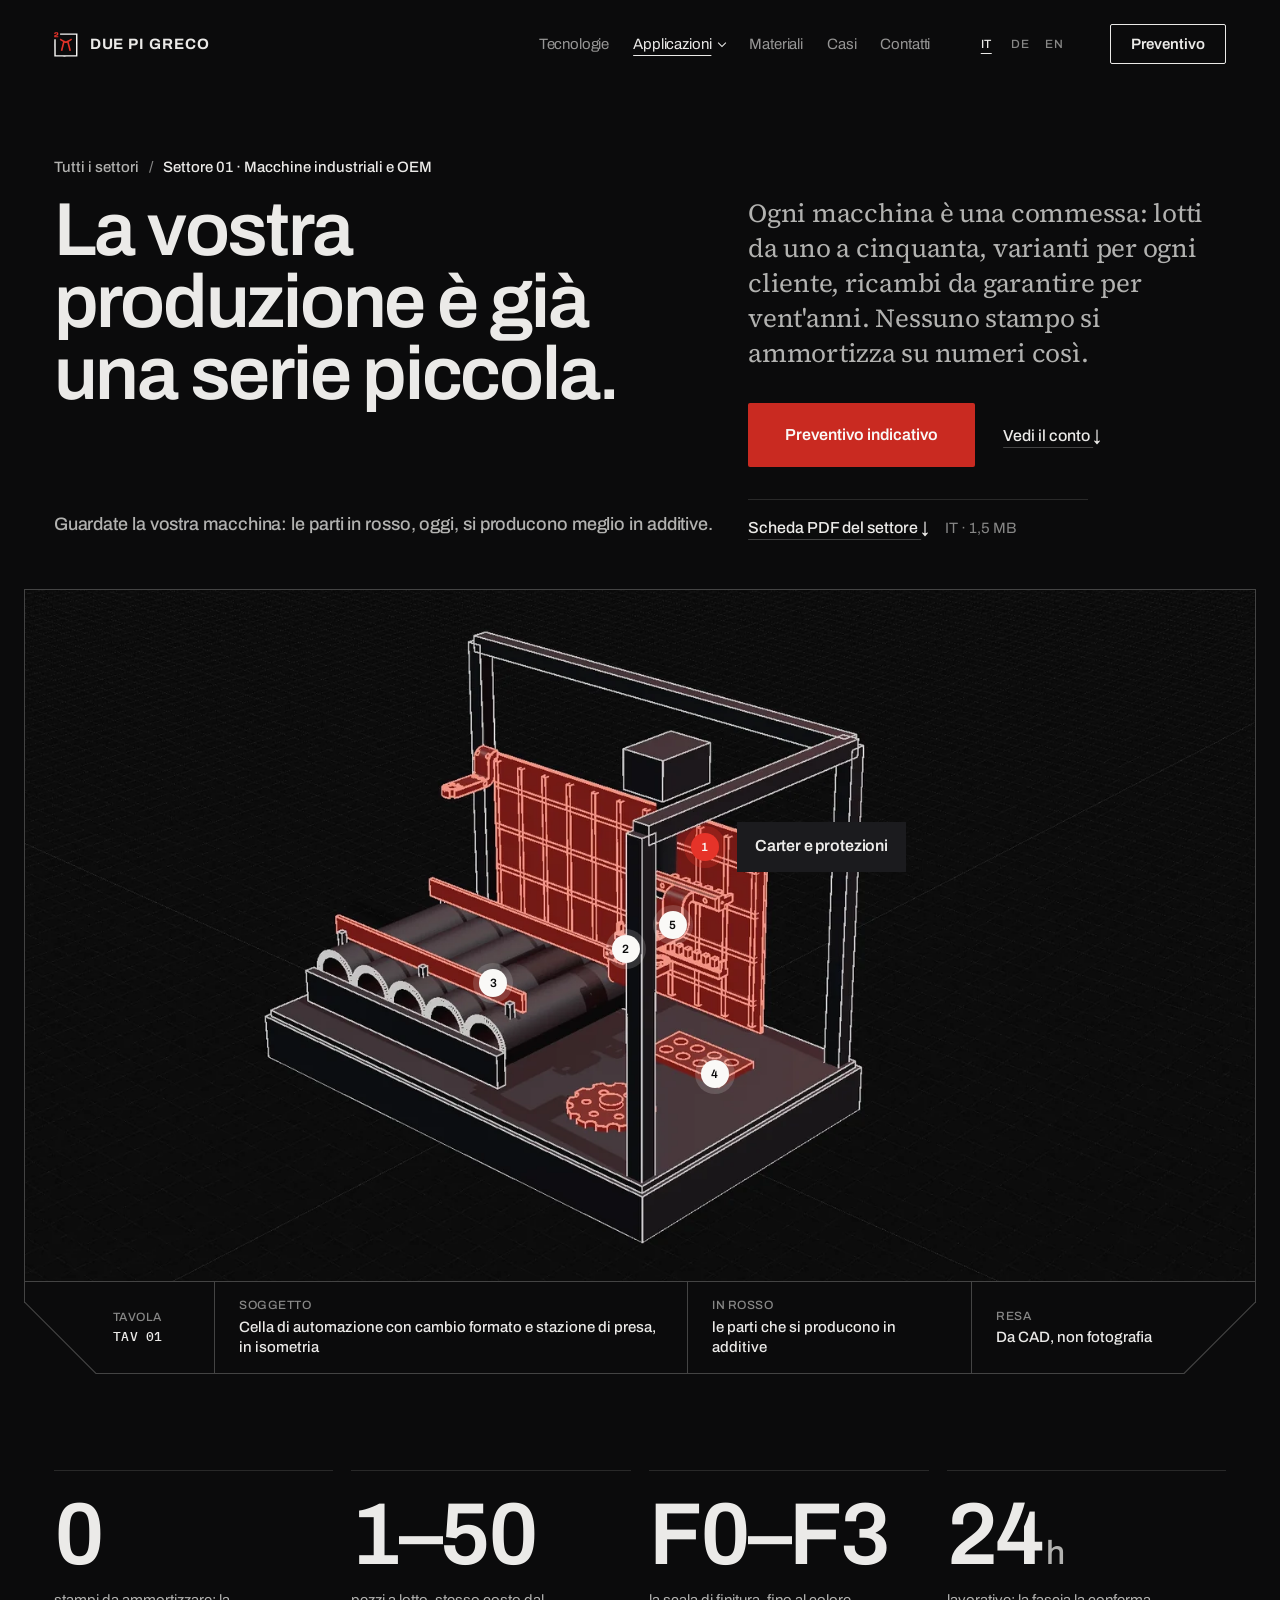
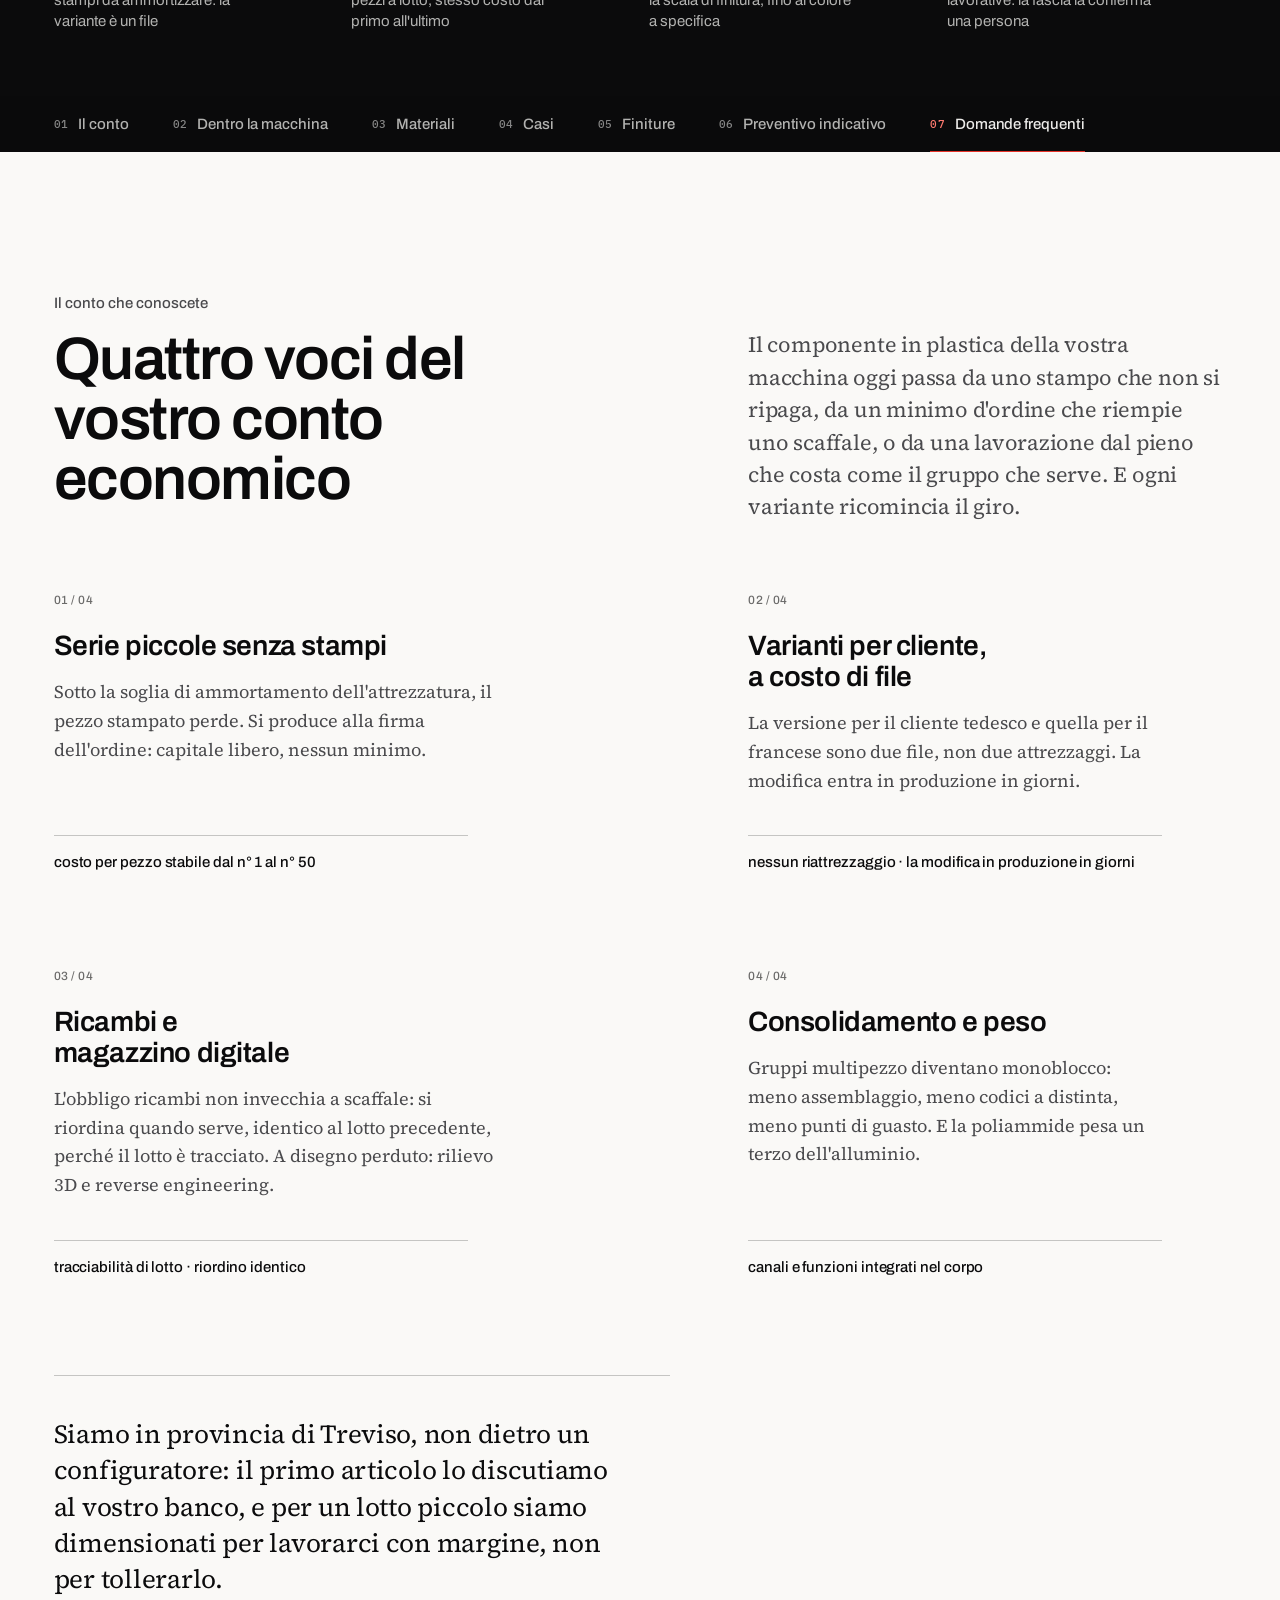
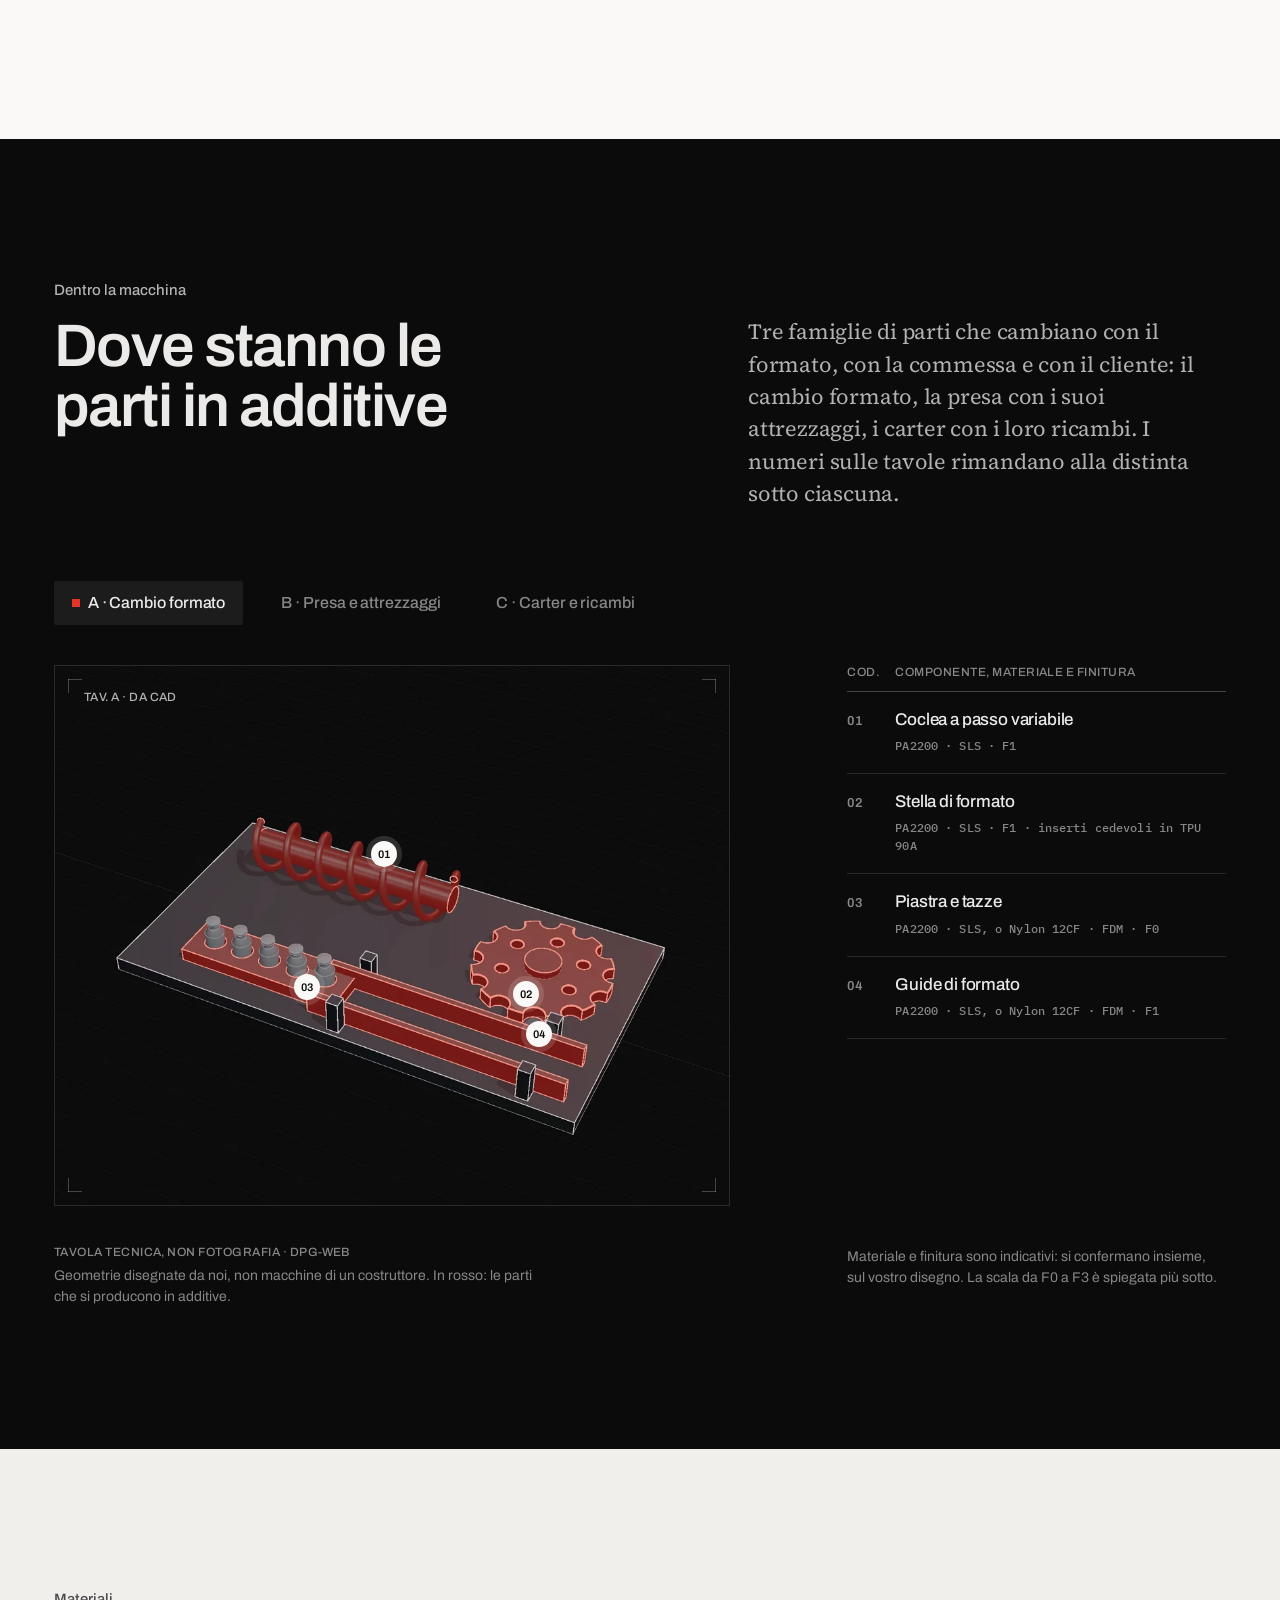
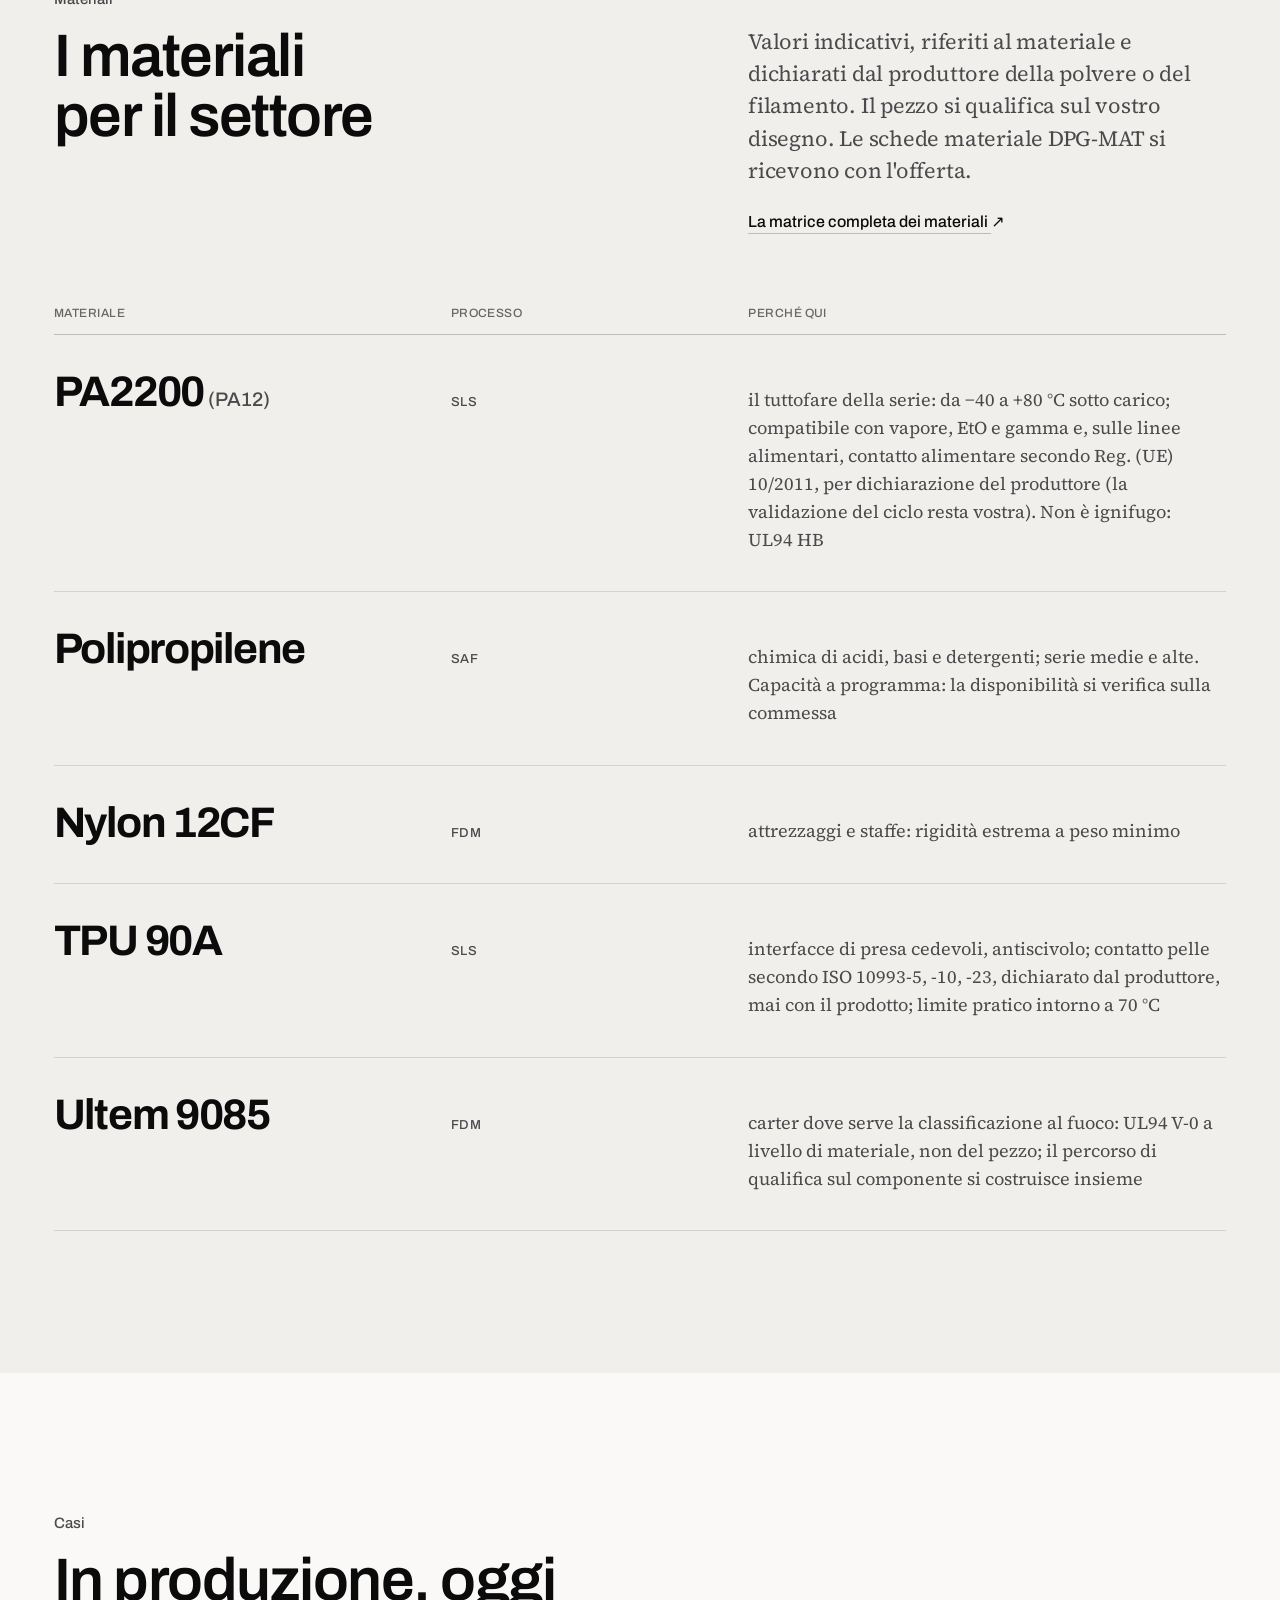
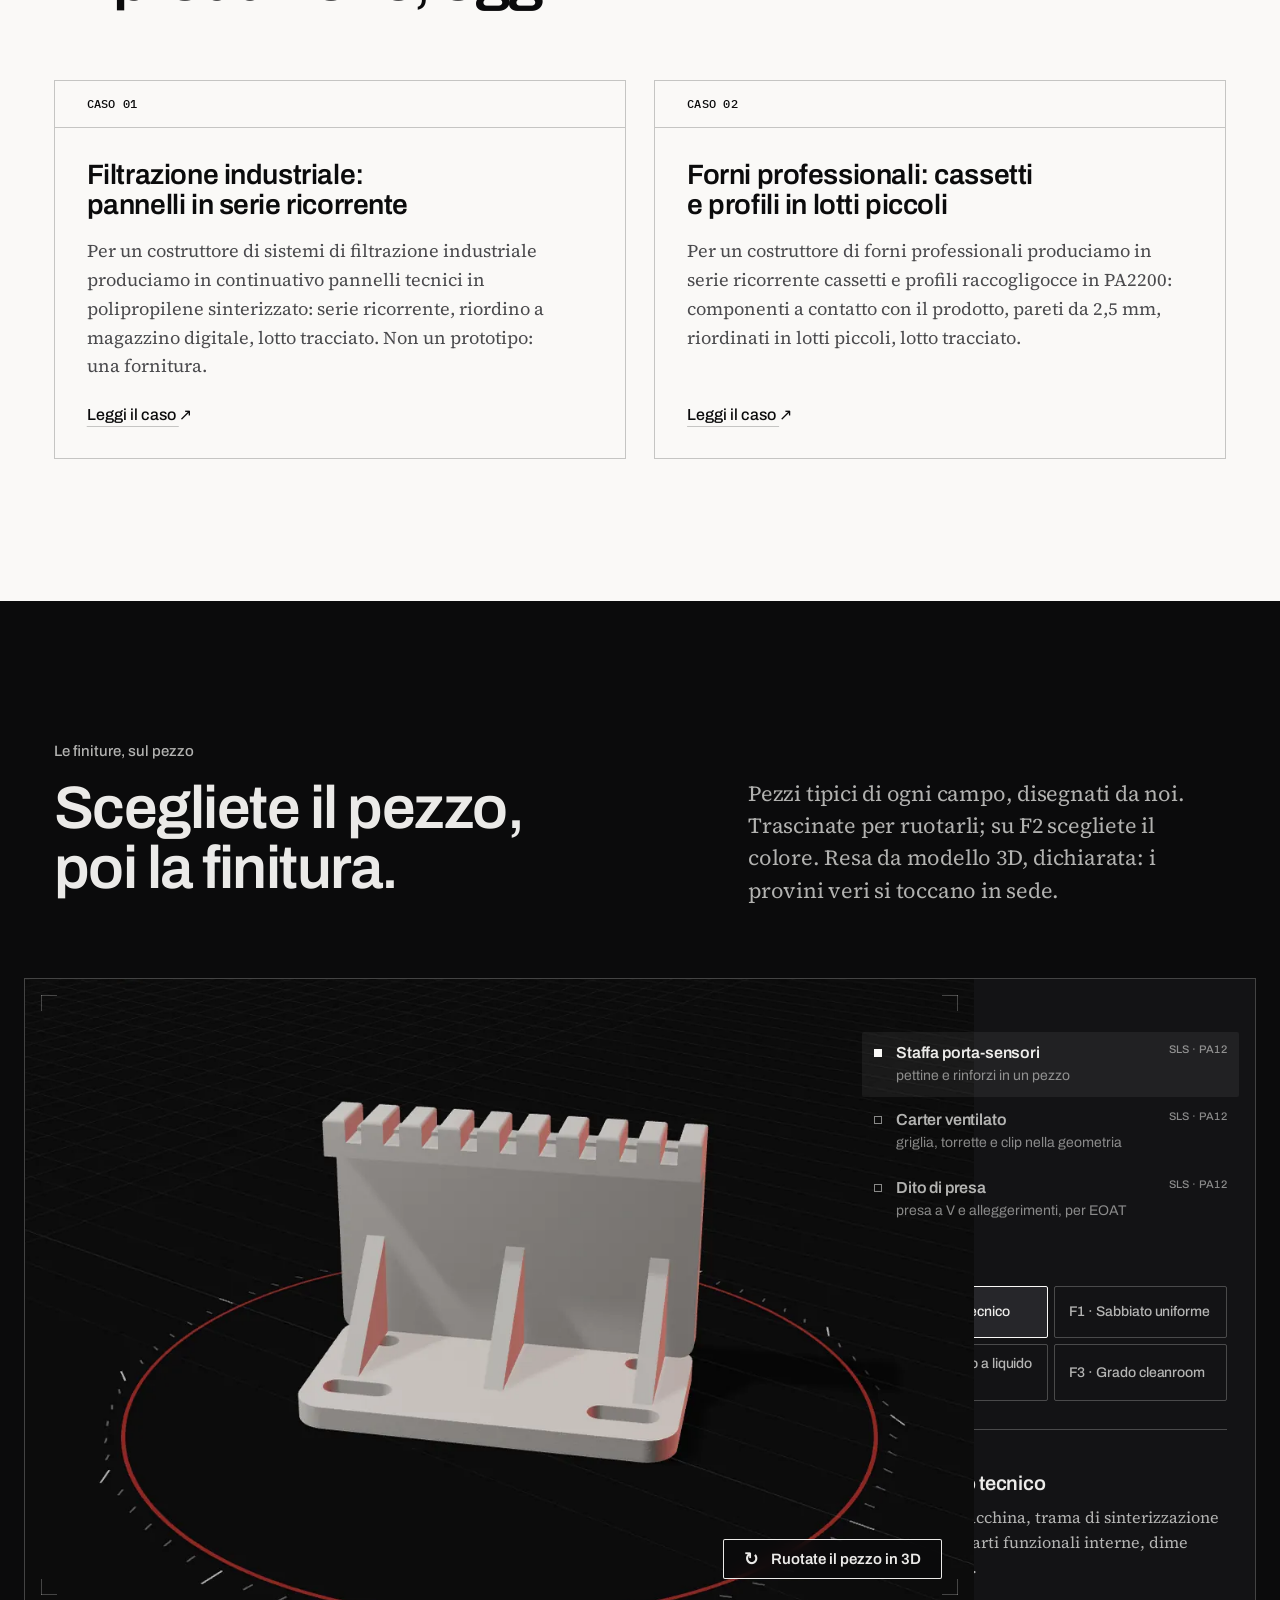
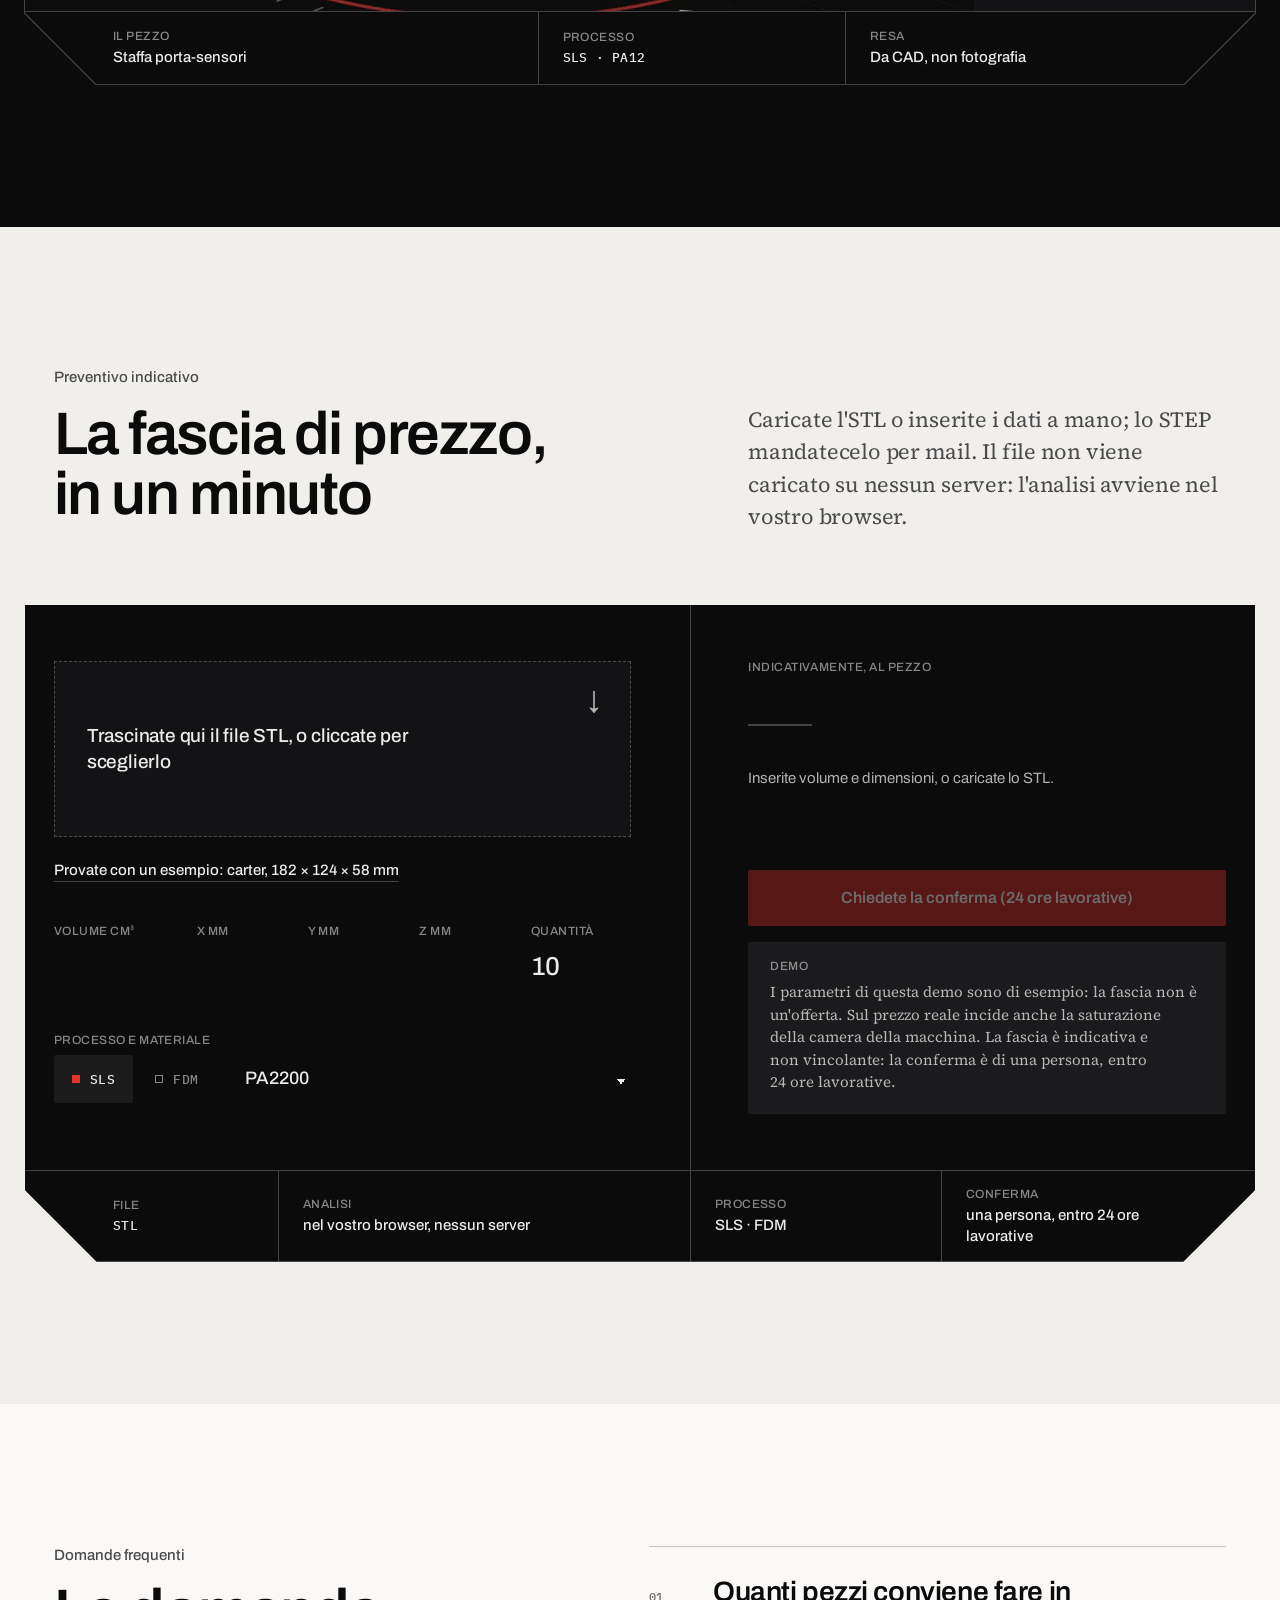
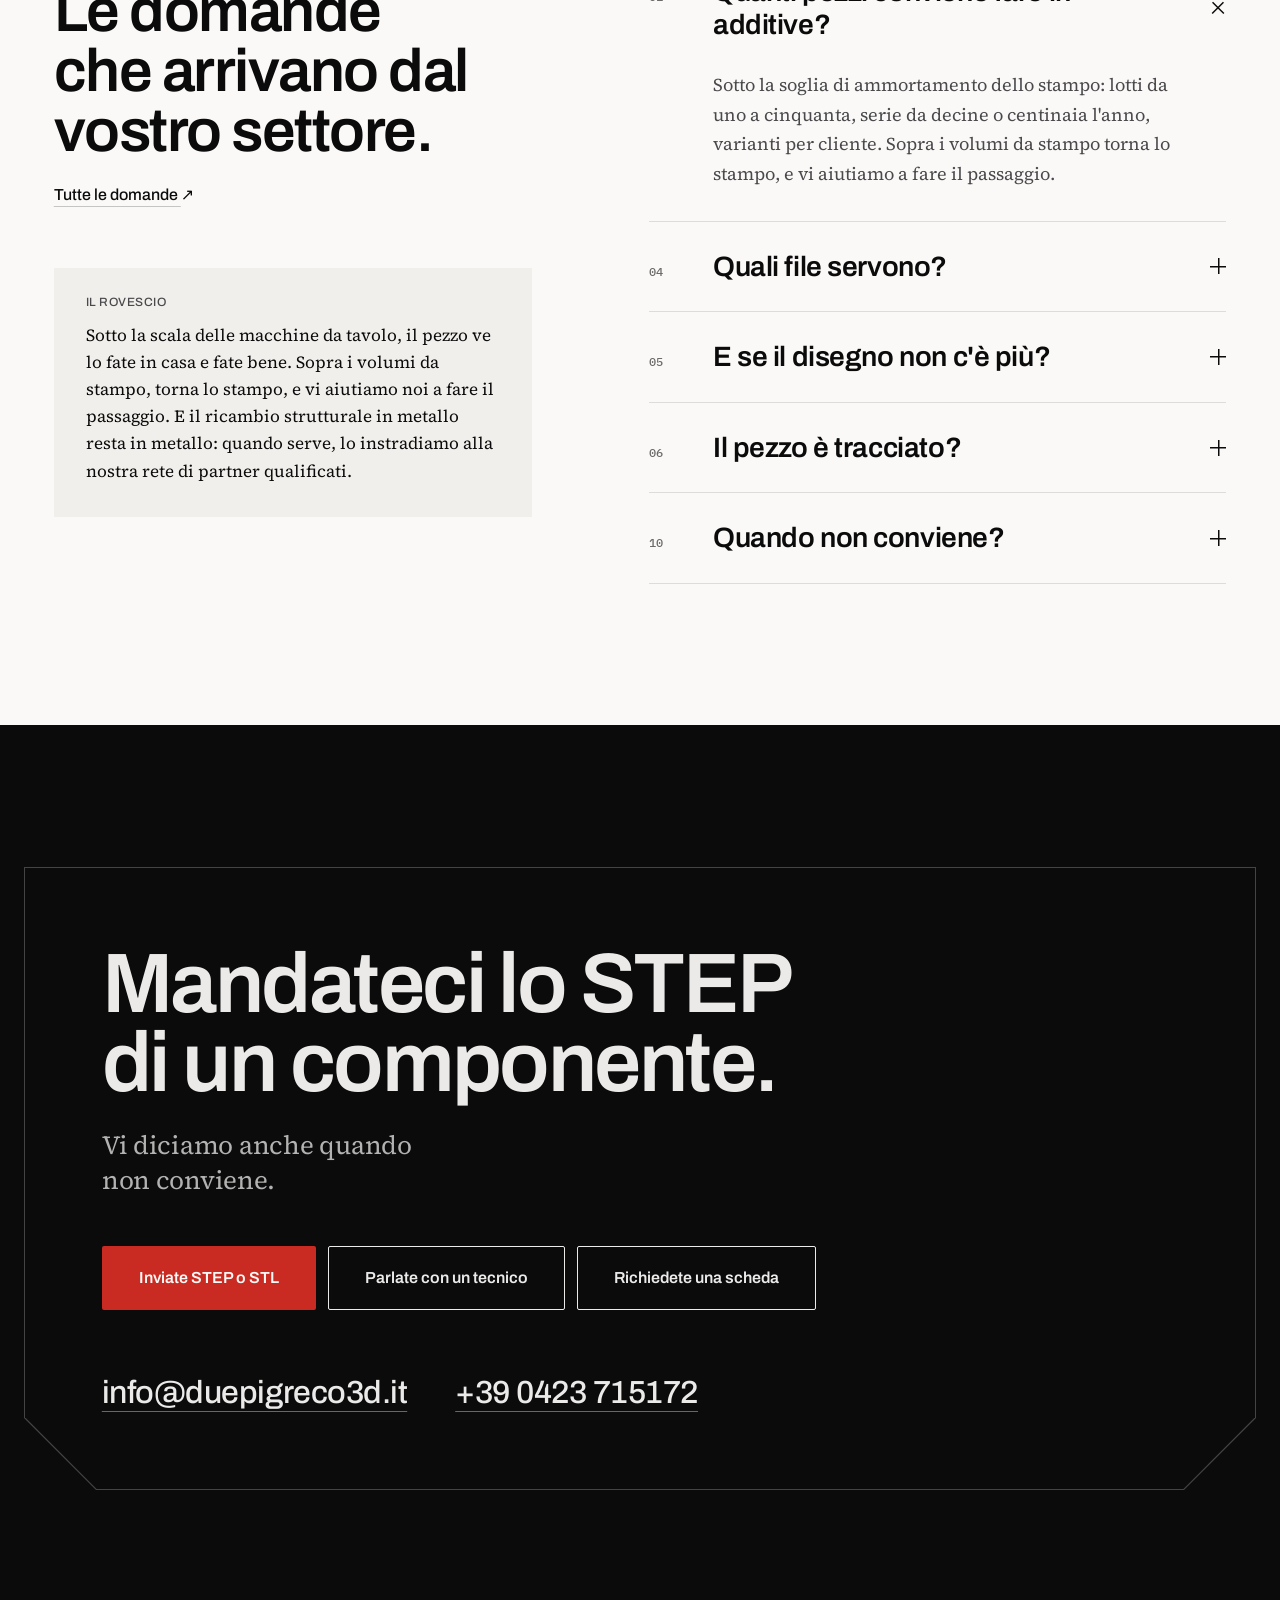
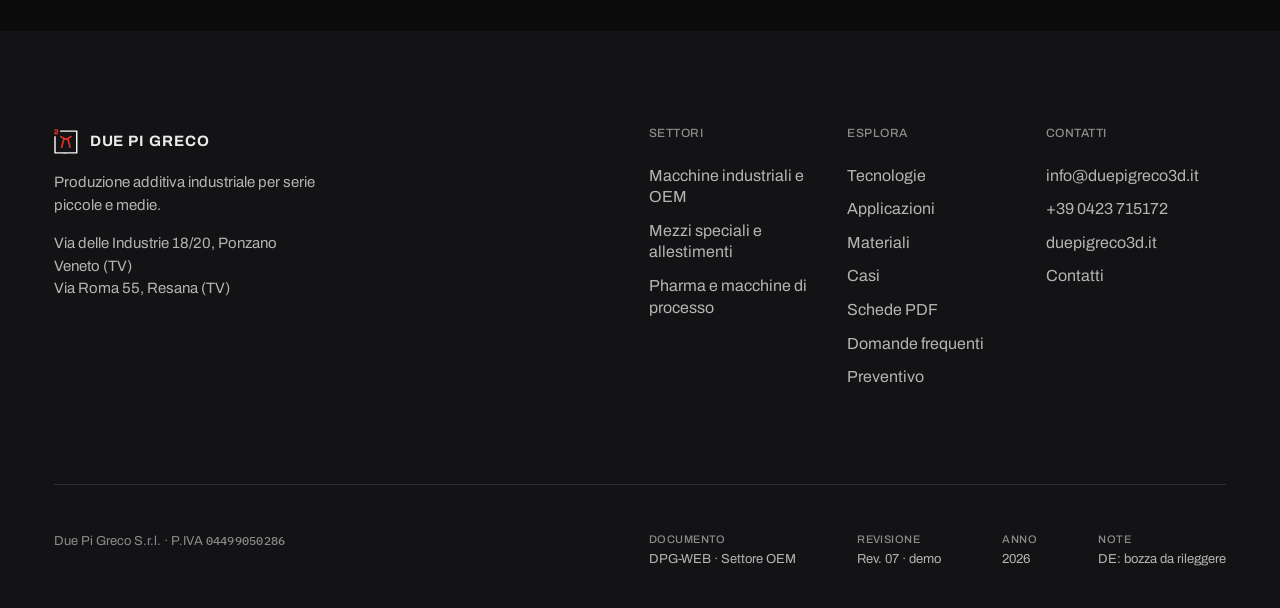
<file: settore-oem.html>
<!doctype html><html lang="it"><head><meta charset="utf-8">
<meta name="viewport" content="width=device-width,initial-scale=1">
<meta name="description" content="Produzione additiva per costruttori di macchine e impianti: lotti da uno a cinquanta, varianti per cliente, ricambi del parco installato, senza stampi.">
<meta name="theme-color" content="#0B0B0C">
<title>Macchine industriali e OEM · Due Pi Greco</title>
<link rel="icon" type="image/svg+xml" href="assets/favicon.svg">
<link rel="preload" as="image" href="assets/tav_oem_hero.webp" fetchpriority="high"><script src="assets/js/finiture3d-avvio.js" defer></script>
<link rel="stylesheet" href="assets/fonts.css"><link rel="stylesheet" href="assets/stile-r07.css">
<script>document.documentElement.classList.add('js')</script>
<script src="assets/comune.js"></script>
</head><body class="r07 p-settore-oem p-settore">
<!-- DPG-WEB · DPG-WEB · Settore OEM · Rev. 07. FILE GENERATO da _lavoro/r07/build_r07.py: si modifica _lavoro/r07/pagine/settore-oem.src.html.
     Testi dal dizionario I18N in fondo (it, de, en; il de e' una bozza). Dati: solo quelli di 00_CONTENUTI_REV06.md. -->
<a class="salta" href="#contenuto" data-i="salta">Vai al contenuto</a>

<!-- BARRA (manuale 4.1): fissa, trasparente sopra la testata scura; .piena dopo 80 px. Il pannello telefono lo apre comune.js.
     Parte comune a tutte le pagine (_lavoro/r07/parti/barra.html): la pagina corrente riceve aria-current dal build. -->
<header class="topbar barra su-nero"><div class="barra-dentro">
  <a class="marchio" href="index.html" aria-label="Due Pi Greco, home"><span class="logo"><svg xmlns="http://www.w3.org/2000/svg" viewBox="0 0 855 1002" role="img" aria-label="Due Pi Greco"><title>Due Pi Greco</title><g transform="translate(0.000000,1002.000000) scale(0.100000,-0.100000)" fill-rule="evenodd"><path class="dpg-nero" fill="#0B0B0C" d="M2185 8777 c-3 -7 -4 -120 -3 -252 l3 -240 2850 -5 c1568 -3 2851 -6 2853 -8 1 -1 1 -1634 0 -3629 l-3 -3628 -3630 0 -3630 0 -3 2839 c-1 2078 -5 2843 -13 2852 -12 15 -448 21 -483 8 -15 -6 -16 -288 -16 -3105 l0 -3099 26 -10 c41 -16 8226 -13 8247 3 16 11 17 274 15 4147 l-3 4135 -3103 3 c-2502 2 -3104 0 -3107 -11z"/><path class="dpg-rosso" fill="#ED1B24" d="M555 9234 c-11 -2 -47 -9 -80 -16 -166 -31 -303 -146 -351 -294 -23 -73 -32 -335 -12 -352 12 -9 69 -12 224 -10 l209 3 11 90 c15 114 27 146 67 176 31 23 38 24 199 24 l168 0 37 -38 38 -37 0 -124 c0 -192 8 -187 -415 -291 -325 -80 -374 -100 -451 -182 -89 -95 -94 -120 -94 -483 l0 -315 715 0 715 0 0 190 0 190 -490 5 -490 5 -3 35 c-4 47 34 120 74 142 17 10 69 27 115 38 110 27 253 63 379 97 335 91 429 226 417 596 -8 225 -38 320 -133 414 -115 112 -211 136 -564 139 -146 1 -274 1 -285 -2z M2289 6883 c-23 -38 -72 -113 -108 -168 -35 -55 -82 -127 -103 -159 -21 -33 -38 -67 -38 -77 0 -11 27 -34 73 -63 257 -160 309 -192 325 -201 9 -6 36 -23 60 -38 23 -15 59 -37 80 -48 20 -11 51 -29 67 -39 17 -10 41 -25 55 -33 14 -7 84 -47 155 -89 127 -73 263 -148 316 -175 15 -7 32 -20 39 -28 13 -16 13 -19 -20 -140 -12 -44 -26 -96 -30 -115 -4 -19 -25 -98 -45 -175 -21 -77 -41 -156 -45 -176 -3 -19 -10 -41 -14 -47 -3 -6 -10 -30 -15 -54 -5 -24 -26 -106 -46 -183 -21 -77 -41 -156 -45 -175 -4 -19 -25 -98 -45 -175 -21 -77 -41 -156 -45 -175 -5 -19 -18 -71 -30 -115 -12 -44 -26 -96 -30 -115 -5 -19 -18 -71 -30 -115 -12 -44 -26 -96 -30 -115 -4 -19 -25 -98 -45 -175 -21 -77 -41 -156 -45 -175 -9 -38 -56 -215 -91 -345 -11 -44 -25 -96 -29 -115 -5 -19 -18 -71 -30 -115 -12 -44 -26 -96 -30 -115 -4 -19 -15 -62 -24 -95 -23 -86 -21 -103 12 -111 15 -4 70 -18 122 -32 52 -13 111 -28 130 -32 19 -4 71 -18 115 -31 44 -12 98 -23 119 -23 43 -1 43 -2 79 139 9 33 21 80 28 105 6 25 15 61 19 80 4 19 18 71 30 115 12 44 26 96 30 115 4 19 22 87 38 150 87 330 105 398 112 431 3 19 10 41 14 47 3 6 10 30 15 54 5 24 25 106 46 183 20 77 41 156 45 175 4 19 22 87 38 150 85 321 105 398 112 430 4 19 18 71 30 115 12 44 26 96 30 115 4 19 25 98 45 175 21 77 41 156 46 175 54 232 56 234 127 204 127 -55 332 -106 422 -107 78 0 206 30 369 89 114 41 119 41 127 7 3 -16 10 -41 15 -58 5 -16 23 -84 39 -150 38 -144 81 -309 122 -465 16 -63 34 -131 38 -150 4 -19 24 -98 45 -175 50 -193 89 -340 140 -540 24 -93 58 -224 75 -290 18 -66 36 -136 40 -155 4 -19 18 -71 30 -115 12 -44 26 -96 30 -115 4 -19 18 -71 30 -115 12 -44 25 -96 30 -115 4 -19 24 -96 43 -170 48 -181 73 -279 81 -314 7 -27 9 -28 54 -23 26 3 72 13 102 22 53 15 294 79 335 89 11 3 32 7 48 11 32 6 34 23 11 104 -22 81 -40 147 -59 221 -9 36 -22 88 -29 115 -8 28 -20 77 -29 110 -52 199 -65 251 -92 355 -10 36 -23 88 -30 115 -7 28 -19 70 -26 95 -6 25 -15 61 -19 80 -7 35 -52 204 -92 350 -11 41 -24 91 -28 110 -4 19 -24 98 -45 175 -20 77 -41 156 -45 175 -4 19 -18 71 -30 115 -12 44 -25 96 -30 115 -7 32 -31 124 -112 430 -16 63 -34 131 -38 150 -14 65 -32 135 -45 175 -25 74 -28 121 -10 139 9 9 20 16 25 16 5 0 44 20 86 45 41 25 78 45 81 45 3 0 39 20 80 45 40 25 76 45 79 45 7 0 583 348 717 433 53 34 97 68 97 76 0 8 -20 44 -43 80 -24 37 -64 98 -89 136 -129 201 -160 246 -172 251 -8 3 -60 -24 -117 -60 -148 -93 -623 -378 -694 -417 -33 -18 -73 -40 -90 -50 -16 -10 -50 -29 -75 -42 -25 -14 -74 -41 -110 -61 -184 -102 -527 -265 -660 -313 -158 -59 -207 -53 -459 54 -79 34 -460 223 -541 270 -19 11 -71 39 -115 63 -94 51 -313 176 -430 247 -114 67 -357 217 -422 260 -46 29 -89 53 -97 53 -7 0 -33 -30 -57 -67z"/></g></svg></span><b>DUE PI GRECO</b></a>
  <span class="targhetta">Demo · Rev. 07</span>
  <nav class="nav" aria-label="Menu" data-i-aria="nav_menu">
    <a href="tecnologie.html" data-i="nav_tec">Tecnologie</a>
    <div class="menu-voce corrente"><button type="button" class="menu-apri" aria-expanded="false" aria-controls="menu-app" data-i="nav_app">Applicazioni</button>
      <div class="menu-sotto" id="menu-app">
        <a href="settore-oem.html" aria-current="page"><i>01</i><b data-i="p_s1">Macchine industriali e OEM</b><span data-i="nav_s1d">carter, formati, attrezzaggi, ricambi</span></a>
        <a href="settore-vsp.html"><i>02</i><b data-i="p_s2">Mezzi speciali e allestimenti</b><span data-i="nav_s2d">allestimenti, flotte, finitura da carrozzeria</span></a>
        <a href="settore-phm.html"><i>03</i><b data-i="p_s3">Pharma e macchine di processo</b><span data-i="nav_s3d">parti a formato, dossier, cleanroom</span></a>
        <a class="menu-tutte" href="applicazioni.html"><i>17</i><b data-i="nav_tutti">Tutte le applicazioni</b><span data-i="nav_fam">Famiglie di parti</span></a>
      </div></div>
    <a href="materiali.html" data-i="nav_mat">Materiali</a>
    <a href="casi.html" data-i="nav_casi">Casi</a>
    <a href="contatti.html" data-i="nav_cont">Contatti</a>
  </nav>
  <div class="lingue" role="group" aria-label="Lingua" data-i-aria="lingua">
    <button type="button" class="lang attiva" data-lang="it" lang="it" aria-pressed="true">IT</button>
    <button type="button" class="lang" data-lang="de" lang="de" aria-pressed="false">DE</button>
    <button type="button" class="lang" data-lang="en" lang="en" aria-pressed="false">EN</button>
  </div>
  <a class="btn btn--contorno btn--p btn-barra" href="preventivo.html" data-i="nav_prev">Preventivo</a>
  <button type="button" class="menu-tasto" aria-expanded="false" aria-controls="menu-pannello" data-i="nav_menu">Menu</button>
</div></header>

<!-- PANNELLO TELEFONO: data-bp e' la larghezza da cui la barra torna intera (comune.js lo chiude oltre questa misura) -->
<div class="menu-pannello" id="menu-pannello" role="dialog" aria-modal="true" aria-label="Menu" data-i-aria="nav_menu" data-bp="1080">
  <div class="mp-testa"><a class="marchio" href="index.html" aria-label="Due Pi Greco, home"><span class="logo"><svg xmlns="http://www.w3.org/2000/svg" viewBox="0 0 855 1002" role="img" aria-label="Due Pi Greco"><title>Due Pi Greco</title><g transform="translate(0.000000,1002.000000) scale(0.100000,-0.100000)" fill-rule="evenodd"><path class="dpg-nero" fill="#0B0B0C" d="M2185 8777 c-3 -7 -4 -120 -3 -252 l3 -240 2850 -5 c1568 -3 2851 -6 2853 -8 1 -1 1 -1634 0 -3629 l-3 -3628 -3630 0 -3630 0 -3 2839 c-1 2078 -5 2843 -13 2852 -12 15 -448 21 -483 8 -15 -6 -16 -288 -16 -3105 l0 -3099 26 -10 c41 -16 8226 -13 8247 3 16 11 17 274 15 4147 l-3 4135 -3103 3 c-2502 2 -3104 0 -3107 -11z"/><path class="dpg-rosso" fill="#ED1B24" d="M555 9234 c-11 -2 -47 -9 -80 -16 -166 -31 -303 -146 -351 -294 -23 -73 -32 -335 -12 -352 12 -9 69 -12 224 -10 l209 3 11 90 c15 114 27 146 67 176 31 23 38 24 199 24 l168 0 37 -38 38 -37 0 -124 c0 -192 8 -187 -415 -291 -325 -80 -374 -100 -451 -182 -89 -95 -94 -120 -94 -483 l0 -315 715 0 715 0 0 190 0 190 -490 5 -490 5 -3 35 c-4 47 34 120 74 142 17 10 69 27 115 38 110 27 253 63 379 97 335 91 429 226 417 596 -8 225 -38 320 -133 414 -115 112 -211 136 -564 139 -146 1 -274 1 -285 -2z M2289 6883 c-23 -38 -72 -113 -108 -168 -35 -55 -82 -127 -103 -159 -21 -33 -38 -67 -38 -77 0 -11 27 -34 73 -63 257 -160 309 -192 325 -201 9 -6 36 -23 60 -38 23 -15 59 -37 80 -48 20 -11 51 -29 67 -39 17 -10 41 -25 55 -33 14 -7 84 -47 155 -89 127 -73 263 -148 316 -175 15 -7 32 -20 39 -28 13 -16 13 -19 -20 -140 -12 -44 -26 -96 -30 -115 -4 -19 -25 -98 -45 -175 -21 -77 -41 -156 -45 -176 -3 -19 -10 -41 -14 -47 -3 -6 -10 -30 -15 -54 -5 -24 -26 -106 -46 -183 -21 -77 -41 -156 -45 -175 -4 -19 -25 -98 -45 -175 -21 -77 -41 -156 -45 -175 -5 -19 -18 -71 -30 -115 -12 -44 -26 -96 -30 -115 -5 -19 -18 -71 -30 -115 -12 -44 -26 -96 -30 -115 -4 -19 -25 -98 -45 -175 -21 -77 -41 -156 -45 -175 -9 -38 -56 -215 -91 -345 -11 -44 -25 -96 -29 -115 -5 -19 -18 -71 -30 -115 -12 -44 -26 -96 -30 -115 -4 -19 -15 -62 -24 -95 -23 -86 -21 -103 12 -111 15 -4 70 -18 122 -32 52 -13 111 -28 130 -32 19 -4 71 -18 115 -31 44 -12 98 -23 119 -23 43 -1 43 -2 79 139 9 33 21 80 28 105 6 25 15 61 19 80 4 19 18 71 30 115 12 44 26 96 30 115 4 19 22 87 38 150 87 330 105 398 112 431 3 19 10 41 14 47 3 6 10 30 15 54 5 24 25 106 46 183 20 77 41 156 45 175 4 19 22 87 38 150 85 321 105 398 112 430 4 19 18 71 30 115 12 44 26 96 30 115 4 19 25 98 45 175 21 77 41 156 46 175 54 232 56 234 127 204 127 -55 332 -106 422 -107 78 0 206 30 369 89 114 41 119 41 127 7 3 -16 10 -41 15 -58 5 -16 23 -84 39 -150 38 -144 81 -309 122 -465 16 -63 34 -131 38 -150 4 -19 24 -98 45 -175 50 -193 89 -340 140 -540 24 -93 58 -224 75 -290 18 -66 36 -136 40 -155 4 -19 18 -71 30 -115 12 -44 26 -96 30 -115 4 -19 18 -71 30 -115 12 -44 25 -96 30 -115 4 -19 24 -96 43 -170 48 -181 73 -279 81 -314 7 -27 9 -28 54 -23 26 3 72 13 102 22 53 15 294 79 335 89 11 3 32 7 48 11 32 6 34 23 11 104 -22 81 -40 147 -59 221 -9 36 -22 88 -29 115 -8 28 -20 77 -29 110 -52 199 -65 251 -92 355 -10 36 -23 88 -30 115 -7 28 -19 70 -26 95 -6 25 -15 61 -19 80 -7 35 -52 204 -92 350 -11 41 -24 91 -28 110 -4 19 -24 98 -45 175 -20 77 -41 156 -45 175 -4 19 -18 71 -30 115 -12 44 -25 96 -30 115 -7 32 -31 124 -112 430 -16 63 -34 131 -38 150 -14 65 -32 135 -45 175 -25 74 -28 121 -10 139 9 9 20 16 25 16 5 0 44 20 86 45 41 25 78 45 81 45 3 0 39 20 80 45 40 25 76 45 79 45 7 0 583 348 717 433 53 34 97 68 97 76 0 8 -20 44 -43 80 -24 37 -64 98 -89 136 -129 201 -160 246 -172 251 -8 3 -60 -24 -117 -60 -148 -93 -623 -378 -694 -417 -33 -18 -73 -40 -90 -50 -16 -10 -50 -29 -75 -42 -25 -14 -74 -41 -110 -61 -184 -102 -527 -265 -660 -313 -158 -59 -207 -53 -459 54 -79 34 -460 223 -541 270 -19 11 -71 39 -115 63 -94 51 -313 176 -430 247 -114 67 -357 217 -422 260 -46 29 -89 53 -97 53 -7 0 -33 -30 -57 -67z"/></g></svg></span><b>DUE PI GRECO</b></a>
    <button type="button" class="menu-tasto" data-menu-chiudi data-i="nav_chiudi">Chiudi</button></div>
  <ul class="mp-voci">
    <li><a href="index.html" data-i="nav_home">Home</a></li>
    <li><a href="tecnologie.html" data-i="nav_tec">Tecnologie</a></li>
    <li><a href="applicazioni.html" data-i="nav_app">Applicazioni</a></li>
    <li><a href="materiali.html" data-i="nav_mat">Materiali</a></li>
    <li><a href="casi.html" data-i="nav_casi">Casi</a></li>
    <li><a href="contatti.html" data-i="nav_cont">Contatti</a></li>
  </ul>
  <a class="btn btn--primario mp-cta" href="preventivo.html" data-i="nav_prev">Preventivo</a>
  <p class="etichetta mp-lab" data-i="nav_set">Settori</p>
  <ul class="mp-settori">
    <li><a href="settore-oem.html" aria-current="page"><span class="solo-lettore">01 </span><b data-i="p_s1">Macchine industriali e OEM</b><span data-i="nav_s1d">carter, formati, attrezzaggi, ricambi</span></a></li>
    <li><a href="settore-vsp.html"><span class="solo-lettore">02 </span><b data-i="p_s2">Mezzi speciali e allestimenti</b><span data-i="nav_s2d">allestimenti, flotte, finitura da carrozzeria</span></a></li>
    <li><a href="settore-phm.html"><span class="solo-lettore">03 </span><b data-i="p_s3">Pharma e macchine di processo</b><span data-i="nav_s3d">parti a formato, dossier, cleanroom</span></a></li>
  </ul>
  <p class="etichetta mp-lab" data-i="top_c">Contatti</p>
  <p class="mp-contatti"><a href="mailto:info@duepigreco3d.it">info@duepigreco3d.it</a><br><a href="tel:+390423715172">+39 0423 715172</a></p>
  <p class="etichetta mp-lab" id="mp-lingua" data-i="lingua">Lingua</p>
  <div class="mp-lingue" role="group" aria-labelledby="mp-lingua">
    <button type="button" class="lang attiva" data-lang="it" lang="it" aria-pressed="true">IT</button>
    <button type="button" class="lang" data-lang="de" lang="de" aria-pressed="false">DE</button>
    <button type="button" class="lang" data-lang="en" lang="en" aria-pressed="false">EN</button>
  </div>
</div>

<main id="contenuto" tabindex="-1">

<!-- TESTATA · nero (settore 01). Briciole, H1, lead e azioni come le pagine interne; sotto, la riga che manda alla tavola
     e la tavola del settore nella cornice smussata della home, con i cinque richiami e il cartiglio.
     I richiami portano la posizione del cerchio della pagina precedente come frazione della tavola (--u = cx/1800, --v = cy/1200):
     il taglio della finestra (desktop e telefono) lo fa 30_settore.css, che ricalcola left e top. -->
<section class="testata settore-testa su-nero" id="hero" aria-labelledby="h-titolo">
  <div class="griglia testata-testa">
    <div class="testata-titolo rivela">
      <nav class="briciole" aria-label="Sei qui" data-i-aria="st_bric"><a href="index.html#settori" data-i="brife">Tutti i settori</a><span aria-hidden="true">/</span><span aria-current="page" data-i="set">Settore 01 · Macchine industriali e OEM</span></nav>
      <h1 id="h-titolo" data-i="h1">La vostra produzione è già una serie piccola.</h1>
    </div>
    <div class="testata-lato rivela r2">
      <p class="lead" data-i="intro">Ogni macchina è una commessa: lotti da uno a cinquanta, varianti per ogni cliente, ricambi da garantire per vent'anni. Nessuno stampo si ammortizza su numeri così.</p>
      <div class="testata-azioni">
        <a class="btn btn--primario btn--g" href="#quotazione" data-i="cta1">Preventivo indicativo</a>
        <a class="link" href="#conto"><span data-i="cta2">Vedi il conto</span> <span class="freccia" aria-hidden="true">↓</span></a>
      </div>
      <a class="pdf-settore" href="schede/DPG_Scheda_Settore_OEM.pdf" type="application/pdf" hreflang="it"><span class="link"><span data-i="cta_pdf_set">Scheda PDF del settore</span> <span class="freccia" aria-hidden="true">↓</span></span><span class="meta"><span aria-hidden="true">IT</span><span class="solo-lettore" data-i="a7_pdf_lingua">in italiano</span> · <span data-mb="1.5">1,5</span>&nbsp;MB</span></a>
    </div>
    <p class="settore-guida rivela r3" data-i="intro_g">Guardate la vostra macchina: le parti in rosso, oggi, si producono meglio in additive.</p>
  </div>
  <div class="cornice settore-cornice rivela r3">
    <figure class="cornice-dentro">
      <div class="tavola tavola--settore">
        <img src="assets/tav_oem_hero.webp" width="1500" height="1000" alt="Tavola tecnica: cella di automazione con portale, rulliera, stella di formato e pallet con nidi, in assonometria; in rosso i carter a griglia, le staffe, le guide prodotto, la dima e il gripper a pettine" data-i-alt="alt_hero" fetchpriority="high" decoding="async">
        <button type="button" class="richiamo attivo" style="--u:.5528;--v:.4267" aria-pressed="true">1<span class="pop"><b data-i="rk1">Carter e protezioni</b></span></button>
        <button type="button" class="richiamo" data-lato="sx" style="--u:.4883;--v:.5517" aria-pressed="false">2<span class="pop"><b data-i="rk2">Staffe e supporti</b></span></button>
        <button type="button" class="richiamo" data-lato="sx" style="--u:.3806;--v:.5925" aria-pressed="false">3<span class="pop"><b data-i="rk3">Guide prodotto</b></span></button>
        <button type="button" class="richiamo" style="--u:.5606;--v:.7033" aria-pressed="false">4<span class="pop"><b data-i="rk4">Dime e attrezzaggi</b></span></button>
        <button type="button" class="richiamo" style="--u:.5267;--v:.5217" aria-pressed="false">5<span class="pop"><b data-i="rk5">Gripper / EOAT</b></span></button>
      </div>
      <figcaption>
        <ol class="richiami-lista" aria-hidden="true">
          <li class="attivo"><span class="rl-n">1</span><span><b data-i="rk1">Carter e protezioni</b></span></li>
          <li><span class="rl-n">2</span><span><b data-i="rk2">Staffe e supporti</b></span></li>
          <li><span class="rl-n">3</span><span><b data-i="rk3">Guide prodotto</b></span></li>
          <li><span class="rl-n">4</span><span><b data-i="rk4">Dime e attrezzaggi</b></span></li>
          <li><span class="rl-n">5</span><span><b data-i="rk5">Gripper / EOAT</b></span></li>
        </ol>
        <dl class="cartiglio">
          <div><dt data-i="cg_tav">Tavola</dt><dd class="mono" data-i="cg_tav_v">TAV 01</dd></div>
          <div><dt data-i="cg_sog">Soggetto</dt><dd data-i="cg_sog_v">Cella di automazione con cambio formato e stazione di presa, in isometria</dd></div>
          <div><dt data-i="cg_rosso">In rosso</dt><dd data-i="cg_rosso_v">le parti che si producono in additive</dd></div>
          <div><dt data-i="cg_resa">Resa</dt><dd data-i="cg_resa_v">Da CAD, non fotografia</dd></div>
        </dl>
      </figcaption>
    </figure>
  </div>
</section>

<!-- DATI CHIAVE · nero, i quattro della home (solo cifre gia' nella pagina precedente) -->
<section class="dati settore-dati su-nero" aria-label="Dati chiave" data-i-aria="d7_aria">
  <ul class="griglia">
    <li class="rivela"><strong>0</strong><p data-i="k_l1">stampi da ammortizzare: la variante è un file</p></li>
    <li class="rivela r2"><strong>1–50</strong><p data-i="k_l2">pezzi a lotto, stesso costo dal primo all'ultimo</p></li>
    <li class="rivela r3"><strong>F0–F3</strong><p data-i="k_l3">la scala di finitura, fino al colore a specifica</p></li>
    <li class="rivela r4"><strong>24<small>h</small></strong><p data-i="k_l4">lavorative: la fascia la conferma una persona</p></li>
  </ul>
</section>

<!-- INDICE della pagina: figlio di main, resta fermo sotto la barra fino in fondo -->
<nav class="indice" aria-label="In questa pagina" data-i-aria="st_ix">
  <div class="indice-dentro">
    <a href="#conto"><i>01</i><span data-i="st_ix_conto">Il conto</span></a>
    <a href="#dentro"><i>02</i><span data-i="s2o">Dentro la macchina</span></a>
    <a href="#materiali"><i>03</i><span data-i="s3o">Materiali</span></a>
    <a href="#casi"><i>04</i><span data-i="s4o">Casi</span></a>
    <a href="#finiture"><i>05</i><span data-i="st_ix_fin">Finiture</span></a>
    <a href="#fascia"><i>06</i><span data-i="s6o">Preventivo indicativo</span></a>
    <a href="#faq"><i>07</i><span data-i="hf_o">Domande frequenti</span></a>
  </div>
</nav>

<!-- IL CONTO · carta. Le quattro voci della home (2 x 2, numerate); in fondo a ciascuna il dato che la riassume.
     Sotto, la frase di chiusura della sezione. -->
<section class="sezione su-carta sez-conto" id="conto" aria-labelledby="h-conto">
  <div class="griglia testa-split">
    <div class="ts-titolo rivela"><p class="occhiello" data-i="s1o">Il conto che conoscete</p><h2 id="h-conto" data-i="s1t">Quattro voci del vostro conto economico</h2></div>
    <p class="ts-lead lead lead--corpo rivela r2" data-i="s1p">Il componente in plastica della vostra macchina oggi passa da uno stampo che non si ripaga, da un minimo d'ordine che riempie uno scaffale, o da una lavorazione dal pieno che costa come il gruppo che serve. E ogni variante ricomincia il giro.</p>
  </div>
  <ol class="griglia voci">
    <li class="voce rivela"><span class="etichetta conta">01 / 04</span><h3 data-i="b1t">Serie piccole senza stampi</h3><p data-i="b1p">Sotto la soglia di ammortamento dell'attrezzatura, il pezzo stampato perde. Si produce alla firma dell'ordine: capitale libero, nessun minimo.</p><p class="voce-dato" data-i="b1g">costo per pezzo stabile dal n° 1 al n° 50</p></li>
    <li class="voce rivela r2"><span class="etichetta conta">02 / 04</span><h3 data-i="b2t">Varianti per cliente, a costo di file</h3><p data-i="b2p">La versione per il cliente tedesco e quella per il francese sono due file, non due attrezzaggi. La modifica entra in produzione in giorni.</p><p class="voce-dato" data-i="b2g">nessun riattrezzaggio · la modifica in produzione in giorni</p></li>
    <li class="voce rivela"><span class="etichetta conta">03 / 04</span><h3 data-i="b3t">Ricambi e magazzino digitale</h3><p data-i="b3p">L'obbligo ricambi non invecchia a scaffale: si riordina quando serve, identico al lotto precedente, perché il lotto è tracciato. A disegno perduto: rilievo 3D e reverse engineering.</p><p class="voce-dato" data-i="b3g">tracciabilità di lotto · riordino identico</p></li>
    <li class="voce rivela r2"><span class="etichetta conta">04 / 04</span><h3 data-i="b4t">Consolidamento e peso</h3><p data-i="b4p">Gruppi multipezzo diventano monoblocco: meno assemblaggio, meno codici a distinta, meno punti di guasto. E la poliammide pesa un terzo dell'alluminio.</p><p class="voce-dato" data-i="b4g">canali e funzioni integrati nel corpo</p></li>
  </ol>
  <p class="griglia conto-coda rivela"><span data-i="s1q">Siamo in provincia di Treviso, non dietro un configuratore: il primo articolo lo discutiamo al vostro banco, e per un lotto piccolo siamo dimensionati per lavorarci con margine, non per tollerarlo.</span></p>
</section>

<!-- DENTRO LA MACCHINA · nero. Le tre famiglie a schede (r07.js gestisce role=tablist): a sinistra la tavola con i marcatori,
     a destra la distinta. La riga sotto il mouse accende il suo numero sulla tavola (script in fondo). -->
<section class="sezione su-nero sez-dentro" id="dentro" aria-labelledby="h-dentro">
  <div class="griglia testa-split">
    <div class="ts-titolo rivela"><p class="occhiello" data-i="s2o">Dentro la macchina</p><h2 id="h-dentro" data-i="s2t">Dove stanno le parti in additive</h2></div>
    <p class="ts-lead lead lead--corpo rivela r2" data-i="s2p">Tre famiglie di parti che cambiano con il formato, con la commessa e con il cliente: il cambio formato, la presa con i suoi attrezzaggi, i carter con i loro ricambi. I numeri sulle tavole rimandano alla distinta sotto ciascuna.</p>
  </div>
  <div class="griglia rivela">
    <div class="selettore fam-schede" role="tablist" aria-label="Dove stanno le parti in additive" data-i-aria="s2t">
      <button type="button" role="tab" id="t-fam-a" aria-controls="fam-a" aria-selected="true" data-i="p1">A · Cambio formato</button>
      <button type="button" role="tab" id="t-fam-b" aria-controls="fam-b" aria-selected="false" tabindex="-1" data-i="p2">B · Presa e attrezzaggi</button>
      <button type="button" role="tab" id="t-fam-c" aria-controls="fam-c" aria-selected="false" tabindex="-1" data-i="p3">C · Carter e ricambi</button>
    </div>
  </div>
  <div class="famiglia griglia rivela" role="tabpanel" id="fam-a" aria-labelledby="t-fam-a" tabindex="0">
    <figure class="fam-tav">
      <div class="mappa-img">
        <img src="assets/tav_oem_a.webp" width="1000" height="800" alt="Tavola tecnica: set di cambio formato con coclea, stella, piastra con tazze e guide, parti additive in rosso" data-i-alt="alt_p1" loading="lazy" decoding="async">
        <span class="etichetta tav-et" aria-hidden="true" data-i="st_tav_a">Tav. A · da CAD</span>
        <ol class="marcatori" aria-hidden="true"><li style="--x:48.88%;--y:35.00%">01</li><li style="--x:69.82%;--y:60.80%">02</li><li style="--x:37.44%;--y:59.53%">03</li><li style="--x:71.79%;--y:68.28%">04</li></ol>
      </div>
    </figure>
    <table class="distinta">
      <thead><tr><th scope="col" data-i="d_cod">Cod.</th><th scope="col" data-i="d_comp">Componente, materiale e finitura</th></tr></thead>
      <tbody>
        <tr><td class="cod">01</td><td><span class="d-nome" data-i="d1">Coclea a passo variabile</span><span class="spec" data-i="e1">PA2200 · SLS · F1</span></td></tr>
        <tr><td class="cod">02</td><td><span class="d-nome" data-i="d2">Stella di formato</span><span class="spec" data-i="e2">PA2200 · SLS · F1 · inserti cedevoli in TPU 90A</span></td></tr>
        <tr><td class="cod">03</td><td><span class="d-nome" data-i="d3">Piastra e tazze</span><span class="spec" data-i="e3">PA2200 · SLS, o Nylon 12CF · FDM · F0</span></td></tr>
        <tr><td class="cod">04</td><td><span class="d-nome" data-i="d4">Guide di formato</span><span class="spec" data-i="e4">PA2200 · SLS, o Nylon 12CF · FDM · F1</span></td></tr>
      </tbody>
    </table>
  </div>
  <div class="famiglia griglia" role="tabpanel" id="fam-b" aria-labelledby="t-fam-b" tabindex="0" hidden>
    <figure class="fam-tav">
      <div class="mappa-img">
        <img src="assets/tav_oem_b.webp" width="1000" height="800" alt="Tavola tecnica: pinza con dita di presa sopra un pallet con nidi porta-pezzo, parti additive in rosso" data-i-alt="alt_p2" loading="lazy" decoding="async">
        <span class="etichetta tav-et" aria-hidden="true" data-i="st_tav_b">Tav. B · da CAD</span>
        <ol class="marcatori" aria-hidden="true"><li style="--x:46.65%;--y:34.62%">05</li><li style="--x:38.59%;--y:48.98%">06</li><li style="--x:59.37%;--y:61.92%">07</li><li style="--x:30.44%;--y:70.25%">08</li></ol>
      </div>
    </figure>
    <table class="distinta">
      <thead><tr><th scope="col" data-i="d_cod">Cod.</th><th scope="col" data-i="d_comp">Componente, materiale e finitura</th></tr></thead>
      <tbody>
        <tr><td class="cod">05</td><td><span class="d-nome" data-i="d5">Corpo pinza con canale del vuoto</span><span class="spec" data-i="e5">PA2200 · SLS · F0</span></td></tr>
        <tr><td class="cod">06</td><td><span class="d-nome" data-i="d6">Dita di presa</span><span class="spec" data-i="e6">PA2200 · SLS · F0 · interfacce in TPU 90A</span></td></tr>
        <tr><td class="cod">07</td><td><span class="d-nome" data-i="d7">Nido porta-pezzo</span><span class="spec" data-i="e7">PA2200 · SLS · F0</span></td></tr>
        <tr><td class="cod">08</td><td><span class="d-nome" data-i="d8">Pallet</span><span class="spec" data-i="e8">PA2200 · SLS · F0</span></td></tr>
      </tbody>
    </table>
  </div>
  <div class="famiglia griglia" role="tabpanel" id="fam-c" aria-labelledby="t-fam-c" tabindex="0" hidden>
    <figure class="fam-tav">
      <div class="mappa-img">
        <img src="assets/tav_oem_c.webp" width="1000" height="800" alt="Tavola tecnica: strumento da banco con carter sollevato, guida scheda, staffa e rack porta-campione, parti additive in rosso" data-i-alt="alt_p3" loading="lazy" decoding="async">
        <span class="etichetta tav-et" aria-hidden="true" data-i="st_tav_c">Tav. C · da CAD</span>
        <ol class="marcatori" aria-hidden="true"><li style="--x:16.15%;--y:43.68%">09</li><li style="--x:49.49%;--y:47.90%">10</li><li style="--x:78.41%;--y:51.48%">11</li><li style="--x:58.46%;--y:71.13%">12</li></ol>
      </div>
    </figure>
    <table class="distinta">
      <thead><tr><th scope="col" data-i="d_cod">Cod.</th><th scope="col" data-i="d_comp">Componente, materiale e finitura</th></tr></thead>
      <tbody>
        <tr><td class="cod">09</td><td><span class="d-nome" data-i="d9">Guida scheda</span><span class="spec" data-i="e9">PA2200 · SLS · F0</span></td></tr>
        <tr><td class="cod">10</td><td><span class="d-nome" data-i="d10">Carter con clip e torrette</span><span class="spec" data-i="e10">PA2200 · SLS · F2, colore a specifica</span></td></tr>
        <tr><td class="cod">11</td><td><span class="d-nome" data-i="d11">Staffa</span><span class="spec" data-i="e11">Nylon 12CF · FDM · F0</span></td></tr>
        <tr><td class="cod">12</td><td><span class="d-nome" data-i="d12">Rack porta-campione</span><span class="spec" data-i="e12">PA2200 · SLS · F1</span></td></tr>
      </tbody>
    </table>
  </div>
  <div class="griglia dentro-piede">
    <p class="dentro-dida rivela"><span class="etichetta" data-i="tav_c">Tavola tecnica, non fotografia · DPG-WEB</span><span data-i="dida2">Geometrie disegnate da noi, non macchine di un costruttore. In rosso: le parti che si producono in additive.</span></p>
    <p class="dentro-nota rivela r2" data-i="d_nota">Materiale e finitura sono indicativi: si confermano insieme, sul vostro disegno. La scala da F0 a F3 è spiegata più sotto.</p>
  </div>
</section>

<!-- MATERIALI · panna. Un materiale per riga: nome grande, processo, perche' qui. A destra della testa la nota che mette
     il perimetro del produttore su ogni riga, e il link alla matrice completa. -->
<section class="sezione sezione--panna su-carta sez-mat" id="materiali" aria-labelledby="h-mat">
  <div class="griglia testa-split">
    <div class="ts-titolo rivela"><p class="occhiello" data-i="s3o">Materiali</p><h2 id="h-mat" data-i="s3t">I materiali per il settore</h2></div>
    <div class="ts-lead rivela r2"><p class="lead lead--corpo" data-i="m7_nota">Valori indicativi, riferiti al materiale e dichiarati dal produttore della polvere o del filamento. Il pezzo si qualifica sul vostro disegno. Le schede materiale DPG-MAT si ricevono con l'offerta.</p>
      <a class="link ts-link" href="materiali.html"><span data-i="m7_link">La matrice completa dei materiali</span> <span class="freccia" aria-hidden="true">↗</span></a></div>
  </div>
  <div class="griglia">
    <table class="mat-righe rivela">
      <thead><tr><th scope="col" data-i="m_mat">Materiale</th><th scope="col" data-i="m_pro">Processo</th><th scope="col" data-i="m_per">Perché qui</th></tr></thead>
      <tbody>
        <tr><th scope="row">PA2200<small> (PA12)</small></th><td class="mat-pro">SLS</td><td class="mat-per" data-i="m1">il tuttofare della serie: da −40 a +80 °C sotto carico; compatibile con vapore, EtO e gamma e, sulle linee alimentari, contatto alimentare secondo Reg. (UE) 10/2011, per dichiarazione del produttore (la validazione del ciclo resta vostra). Non è ignifugo: UL94 HB</td></tr>
        <tr><th scope="row" data-i="m2n">Polipropilene</th><td class="mat-pro">SAF</td><td class="mat-per" data-i="m2">chimica di acidi, basi e detergenti; serie medie e alte. Capacità a programma: la disponibilità si verifica sulla commessa</td></tr>
        <tr><th scope="row">Nylon 12CF</th><td class="mat-pro">FDM</td><td class="mat-per" data-i="m3">attrezzaggi e staffe: rigidità estrema a peso minimo</td></tr>
        <tr><th scope="row">TPU 90A</th><td class="mat-pro">SLS</td><td class="mat-per" data-i="m4">interfacce di presa cedevoli, antiscivolo; contatto pelle secondo ISO 10993-5, -10, -23, dichiarato dal produttore, mai con il prodotto; limite pratico intorno a 70 °C</td></tr>
        <tr><th scope="row">Ultem 9085</th><td class="mat-pro">FDM</td><td class="mat-per" data-i="m5">carter dove serve la classificazione al fuoco: UL94 V-0 a livello di materiale, non del pezzo; il percorso di qualifica sul componente si costruisce insieme</td></tr>
      </tbody>
    </table>
  </div>
</section>

<!-- CASI · carta. Due cornici col cartiglio dei casi della home, senza tavola (nessuno dei due ha un disegno suo). -->
<section class="sezione su-carta sez-casi" id="casi" aria-labelledby="h-casi">
  <div class="griglia testa-split">
    <div class="ts-titolo rivela"><p class="occhiello" data-i="s4o">Casi</p><h2 id="h-casi" data-i="s4t">In produzione, oggi</h2></div>
  </div>
  <div class="griglia due-casi">
    <a class="caso caso--testo rivela" href="casi.html#casi" aria-labelledby="cs1-t" aria-describedby="cs1-p">
      <div class="caso-cartiglio">
        <div class="cc-sx"><span class="mono"><span data-i="c7_caso">CASO</span> 01</span></div>
        <div class="cc-dx"><h3 id="cs1-t" data-i="c1t">Filtrazione industriale: pannelli in serie ricorrente</h3><p class="caso-testo" id="cs1-p" data-i="c1p">Per un costruttore di sistemi di filtrazione industriale produciamo in continuativo pannelli tecnici in polipropilene sinterizzato: serie ricorrente, riordino a magazzino digitale, lotto tracciato. Non un prototipo: una fornitura.</p><span class="link"><span data-i="c7_leggi">Leggi il caso</span> <span class="freccia" aria-hidden="true">↗</span></span></div>
      </div>
    </a>
    <a class="caso caso--testo rivela r2" href="casi.html#casi" aria-labelledby="cs2-t" aria-describedby="cs2-p">
      <div class="caso-cartiglio">
        <div class="cc-sx"><span class="mono"><span data-i="c7_caso">CASO</span> 02</span></div>
        <div class="cc-dx"><h3 id="cs2-t" data-i="c2t">Forni professionali: cassetti e profili in lotti piccoli</h3><p class="caso-testo" id="cs2-p" data-i="c2p">Per un costruttore di forni professionali produciamo in serie ricorrente cassetti e profili raccogligocce in PA2200: componenti a contatto con il prodotto, pareti da 2,5 mm, riordinati in lotti piccoli, lotto tracciato.</p><span class="link"><span data-i="c7_leggi">Leggi il caso</span> <span class="freccia" aria-hidden="true">↗</span></span></div>
      </div>
    </a>
  </div>
</section>

<!-- FINITURE · nero. Il visualizzatore comune (parti/finiture.html) nella cornice smussata, campo oem -->
<section class="sezione su-nero sez-fin" id="finiture" aria-labelledby="h-fin">
  <div class="griglia testa-split">
    <div class="ts-titolo rivela"><p class="occhiello" data-i="f3d_o">Le finiture, sul pezzo</p><h2 id="h-fin" data-i="f3d_t">Scegliete il pezzo, poi la finitura.</h2></div>
    <p class="ts-lead lead lead--corpo rivela r2" data-i="f3d_p">Pezzi tipici di ogni campo, disegnati da noi. Trascinate per ruotarli; su F2 scegliete il colore. Resa da modello 3D, dichiarata: i provini veri si toccano in sede.</p>
  </div>
  <div class="cornice f3d-cornice rivela">
    <div class="cornice-dentro f3d" data-campo="oem" data-base="assets/pezzi/">
<!-- VISUALIZZATORE DELLE FINITURE (parte comune Rev. 07, stile in _lavoro/r07/css/20_finiture.css).
     Si include con PARTE:finiture fra doppie graffe. Usato da tecnologie.html; pronto per settore-oem, settore-vsp, settore-phm.

     CONTRATTO CON LA PAGINA. La parte e' il CORPO del visualizzatore: la radice la scrive la pagina, cosi' ogni pagina
     sceglie il suo campo di partenza e se mostrare le linguette.
       <div class="cornice f3d-cornice rivela">
         <div class="cornice-dentro f3d" data-campo="oem" data-base="assets/pezzi/">    campo iniziale: oem | vsp | phm | h2o
           [solo dove servono le linguette dei campi: div.f3d-campi role=tablist con button.f3d-campo role=tab data-campo=...
            (data-i f3d_c_oem, f3d_c_vsp, f3d_c_phm, f3d_c_h2o; aria-selected; tabindex -1 sulle non iniziali; MAI aria-controls)]
           (qui la parte)
         </div>
       </div>
     Script: <script src="assets/js/finiture3d-avvio.js" defer></script> nel campo "head" del META della pagina.
     Con le linguette, la pagina aggiunge il ponte tastiera (r07.js sposta il fuoco con le frecce, il clic cambia il campo):
       $$('.f3d-campo').forEach(b=>b.addEventListener('keydown',e=>{ ... setTimeout: clic sulla linguetta che ha il fuoco ... }));
     Nessun id dentro la parte: la pagina puo' metterne uno sulla cornice (tecnologie usa #visualizzatore sul blocco che la contiene).

     CHIAVI usate (tutte nei dizionari archiviati di tecnologie e delle tre pagine di settore, tranne le ultime tre):
       f3d_pezzo f3d_fin f3d_hint f3d_ral f3d_avvia f3d_poster_alt f3d_saf_f0 f3d_saf f3d_no3d
       pz_staffa_n/_d pz_carter_n/_d pz_dito_n/_d pz_condotto_n/_d pz_fanale_n/_d pz_stella_n/_d pz_nido_n/_d pz_ugello_n/_d pz_diffusore_n/_d
       f0t f1t f2t f3t  f0g f1g f2g f3g  f0p f1p f2p f3p
       cg_pro cg_resa cg_resa_v   (cartiglio: nella home stanno in pagine/index.json, vanno copiate nel json della pagina)
     Con le linguette anche: f3d_c_oem f3d_c_vsp f3d_c_phm f3d_c_h2o e l'etichetta della lista (tecnologie: t7_campi).

     DOM su cui contano finiture3d-avvio.js e finiture3d.js (non cambiare classi ne' attributi): .f3d-scena > canvas, img.f3d-poster,
     .f3d-pz[data-campo][data-pezzo][data-proc][data-etichetta] > b, .f3d-f[data-f] > b + .tg + .tx (+ .tx-saf su F0),
     .f3d-ral > .f3d-sw[data-ral], .f3d-testo > .tagf + h3 + p, .f3d-saf, una sola .f3d-nome e una sola .f3d-proc (qui nel cartiglio).
     Gli span .tg/.tx/.tx-saf restano hidden: sono la fonte dei testi che gli script copiano nel pannello. -->
<div class="f3d-corpo">
  <div class="f3d-scena">
    <canvas></canvas>
    <img class="f3d-poster" src="assets/pezzi/staffa.webp" alt="Anteprima del pezzo scelto, resa da modello 3D" data-i-alt="f3d_poster_alt" width="1200" height="800" loading="lazy" decoding="async">
    <button type="button" class="f3d-avvia btn btn--contorno btn--p"><span aria-hidden="true">↻</span><span data-i="f3d_avvia">Ruotate il pezzo in 3D</span></button>
    <span class="f3d-hint etichetta" data-i="f3d_hint">Trascinate per ruotare · rotellina per avvicinare</span>
    <p class="f3d-no3d" data-i="f3d_no3d">Il browser non mostra il 3D: le finiture sono descritte qui accanto.</p>
  </div>
  <div class="f3d-pann">
    <p class="f3d-lab etichetta" data-i="f3d_pezzo">Il pezzo</p>
    <div class="f3d-pezzi">
      <button type="button" class="f3d-pz" data-campo="oem" data-pezzo="staffa" data-proc="SLS" data-etichetta="SLS · PA12" aria-pressed="false"><b data-i="pz_staffa_n">Staffa porta-sensori</b><span data-i="pz_staffa_d">pettine e rinforzi in un pezzo</span><i>SLS · PA12</i></button>
      <button type="button" class="f3d-pz" data-campo="oem" data-pezzo="carter" data-proc="SLS" data-etichetta="SLS · PA12" aria-pressed="false"><b data-i="pz_carter_n">Carter ventilato</b><span data-i="pz_carter_d">griglia, torrette e clip nella geometria</span><i>SLS · PA12</i></button>
      <button type="button" class="f3d-pz" data-campo="oem" data-pezzo="dito" data-proc="SLS" data-etichetta="SLS · PA12" aria-pressed="false"><b data-i="pz_dito_n">Dito di presa</b><span data-i="pz_dito_d">presa a V e alleggerimenti, per EOAT</span><i>SLS · PA12</i></button>
      <button type="button" class="f3d-pz" data-campo="vsp" data-pezzo="condotto" data-proc="SLS" data-etichetta="SLS · PA12" aria-pressed="false"><b data-i="pz_condotto_n">Condotto aria</b><span data-i="pz_condotto_d">da rettangolo a tondo, flangia e cordone in un pezzo</span><i>SLS · PA12</i></button>
      <button type="button" class="f3d-pz" data-campo="vsp" data-pezzo="fanale" data-proc="SLS" data-etichetta="SLS · PA12" aria-pressed="false"><b data-i="pz_fanale_n">Supporto fanale</b><span data-i="pz_fanale_d">asole di regolazione e anello portante</span><i>SLS · PA12</i></button>
      <button type="button" class="f3d-pz" data-campo="phm" data-pezzo="stella" data-proc="SLS" data-etichetta="SLS · PA12" aria-pressed="false"><b data-i="pz_stella_n">Stella di formato</b><span data-i="pz_stella_d">dodici tasche, mozzo con chiavetta</span><i>SLS · PA12</i></button>
      <button type="button" class="f3d-pz" data-campo="phm" data-pezzo="nido" data-proc="SLS" data-etichetta="SLS · PA12" aria-pressed="false"><b data-i="pz_nido_n">Nido porta-siringhe</b><span data-i="pz_nido_d">dieci sedi lamate per il carico in linea</span><i>SLS · PA12</i></button>
      <button type="button" class="f3d-pz" data-campo="h2o" data-pezzo="ugello" data-proc="SAF" data-etichetta="SAF · PP" aria-pressed="false"><b data-i="pz_ugello_n">Ugello di controlavaggio</b><span data-i="pz_ugello_d">testa a fessure su attacco esagonale</span><i>SAF · PP</i></button>
      <button type="button" class="f3d-pz" data-campo="h2o" data-pezzo="diffusore" data-proc="SAF" data-etichetta="SAF · PP" aria-pressed="false"><b data-i="pz_diffusore_n">Diffusore a disco</b><span data-i="pz_diffusore_d">fori calibrati e razze di rinforzo</span><i>SAF · PP</i></button>
    </div>
    <p class="f3d-lab etichetta" data-i="f3d_fin">La finitura</p>
    <ol class="f3d-fins">
      <li><button type="button" class="f3d-f" data-f="F0" aria-pressed="false"><b data-i="f0t">F0 · Grezzo tecnico</b><span class="tg" data-i="f0g" hidden>incluso</span><span class="tx" data-i="f0p" hidden>Bianco da macchina, trama di sinterizzazione a vista. Per parti funzionali interne, dime e attrezzaggi.</span><span class="tx-saf" data-i="f3d_saf_f0" hidden>Grigio da macchina, grana fine e uniforme: è la superficie di serie del polipropilene in SAF.</span></button></li>
      <li><button type="button" class="f3d-f" data-f="F1" aria-pressed="false"><b data-i="f1t">F1 · Sabbiato uniforme</b><span class="tg" data-i="f1g" hidden>incluso nella fascia</span><span class="tx" data-i="f1p" hidden>Pallinatura che uniforma la grana: opaco omogeneo, tatto asciutto. La base giusta prima del colore.</span></button></li>
      <li><button type="button" class="f3d-f" data-f="F2" aria-pressed="false"><b data-i="f2t">F2 · Verniciato a liquido 2K</b><span class="tg" data-i="f2g" hidden>il cavallo di battaglia · quotata a parte</span><span class="tx" data-i="f2p" hidden>Stuccatura, carteggiatura, fondo e smalto poliuretanico 2K: opaco, lucido o goffrato, colore esatto a specifica, livello estetico end-user. Con giochi sotto 0,3 mm l'accoppiamento tra particolari verniciati non si garantisce.</span></button></li>
      <li><button type="button" class="f3d-f" data-f="F3" aria-pressed="false"><b data-i="f3t">F3 · Grado cleanroom</b><span class="tg" data-i="f3g" hidden>solo SLS · quotata a parte</span><span class="tx" data-i="f3p" hidden>Pulizia e controllo del processo per ambienti controllati, fino alla verniciatura in grado camera bianca. Solo SLS.</span></button></li>
    </ol>
    <div class="f3d-ral" hidden><span class="etichetta" data-i="f3d_ral">Colore a specifica, esempi RAL</span><div><button type="button" class="f3d-sw" data-ral="9005" style="background:#0E0E10" title="RAL 9005" aria-label="RAL 9005" aria-pressed="true"></button><button type="button" class="f3d-sw" data-ral="3020" style="background:#BB1E10" title="RAL 3020" aria-label="RAL 3020" aria-pressed="false"></button><button type="button" class="f3d-sw" data-ral="7040" style="background:#9DA1AA" title="RAL 7040" aria-label="RAL 7040" aria-pressed="false"></button><button type="button" class="f3d-sw" data-ral="9003" style="background:#F2F3F0" title="RAL 9003" aria-label="RAL 9003" aria-pressed="false"></button><button type="button" class="f3d-sw" data-ral="5010" style="background:#004F7C" title="RAL 5010" aria-label="RAL 5010" aria-pressed="false"></button></div></div>
    <div class="f3d-testo" aria-live="polite"><span class="tagf etichetta"></span><h3></h3><p></p></div>
    <p class="f3d-saf" data-i="f3d_saf" hidden>Il PP in SAF esce grigio dalla macchina: le finiture oltre il grezzo si concordano sul pezzo.</p>
  </div>
</div>
<dl class="cartiglio f3d-cartiglio">
  <div><dt data-i="f3d_pezzo">Il pezzo</dt><dd class="f3d-nome"></dd></div>
  <div><dt data-i="cg_pro">Processo</dt><dd class="mono f3d-proc"></dd></div>
  <div><dt data-i="cg_resa">Resa</dt><dd data-i="cg_resa_v">Da CAD, non fotografia</dd></div>
</dl>

    </div>
  </div>
</section>

<!-- PREVENTIVO INDICATIVO · panna. Il calcolatore comune (parti/quota.html) nella sua cornice nera; l'id quotazione e' sulla cornice. -->
<section class="sezione sezione--panna su-carta sez-quota" id="fascia" aria-labelledby="h-quota">
  <div class="griglia testa-split">
    <div class="ts-titolo rivela"><p class="occhiello" data-i="s6o">Preventivo indicativo</p><h2 id="h-quota" data-i="s6t">La fascia di prezzo, in un minuto</h2></div>
    <p class="ts-lead lead lead--corpo rivela r2" data-i="s6p">Caricate l'STL o inserite i dati a mano; lo STEP mandatecelo per mail. Il file non viene caricato su nessun server: l'analisi avviene nel vostro browser.</p>
  </div>
<!-- PREVENTIVATORE (fascia di prezzo indicativa, calcolata nel browser) · parte comune, Rev. 07 (12/10/2026)
     File: _lavoro/r07/parti/quota.html (markup), _lavoro/r07/css/20_quota.css (stile), sito/assets/r07-quota.js (script).
     Pagine: preventivo.html e, piu' avanti, settore-oem, settore-vsp, settore-phm. La parte e' solo la cornice col calcolatore:
     il titolo della sezione lo scrive la pagina, prima della parte (sul preventivo un h2 nascosto, sul settore una testa-split).
     La cornice porta gia' su-nero: funziona dentro una testata nera e dentro una sezione chiara.

     Come si usa nella pagina:
       1. nel main, dove serve il calcolatore: PARTE:quota fra doppie graffe (una sola volta per pagina);
       2. dopo la chiusura del main, prima dello script della pagina:
          script src="assets/r07-quota.js" con gli attributi della pagina (tutti facoltativi, di serie i valori del preventivo):
            data-esempio="214 182 124 58"                   volume cm3 e ingombro X Y Z mm del pezzo d'esempio
            data-pezzo="carter"                             nome dell'esempio nel corpo della mail (italiano)
            data-riga="Pagina: preventivo generale"         riga della mail (sui settori: "Settore: mezzi speciali e allestimenti")
            data-sls="PA2200|TPU 90A|PA11"                  ordine e presenza dei materiali SLS (PHM: "PA2200|TPU 90A")
            data-fdm="Nylon 12CF|Ultem 1010 CG|Ultem 9085"  ordine dei materiali FDM (VSP: "Ultem 9085|Ultem 1010 CG|Nylon 12CF")
          I coefficienti e i flag "fascia / su richiesta" stanno solo nello script: la pagina non li tocca.
       3. una nota propria della pagina (PHM: q_nota) va subito dopo la parte, in un p con classe quota-nota.

     Id che lo script usa e che nessun altro elemento della pagina deve avere:
       quotazione (contenitore: ascolto degli input e ritorno del bottone), q_drop, q_ok, q_es, q_vol, q_x, q_y, q_z, q_q,
       l_proc, q_mat, q_v, q_u, q_tab, q_cta; bottoni .tec con data-t SLS e FDM e aria-pressed.
       Altre pagine puntano a settore-*.html#quotazione: l'id resta sulla cornice.

     Chiavi del dizionario che la pagina deve avere in it, de, en:
       nel markup: drop, es_btn, vol, qta, proc, fascia_k, cta, demo_d, trasp, qc_file, qc_an, qc_an_v, qc_pro, qc_conf, qc_conf_v
       lette dallo script, che sta in un file a parte: il build e qa_sito.py trovano le chiavi cercando nella pagina
       le chiamate a t() con la chiave fra apici, percio' sono scritte qui, una per una:
         t('compila') t('surich') t('cta') t('cta_req') t('f_q') t('f_f') t('da') t('file_ok') t('es_ok') t('err_stl') t('mail_sub')
       proprie della pagina: es_btn, es_ok (il pezzo d'esempio), mail_sub (oggetto della mail: lo script usa sempre il testo italiano,
       la mail la legge l'ufficio DPG). Le chiavi qc_* (cartiglio) sono nuove della Rev. 07: oggi stanno in pagine/preventivo.json;
       una pagina di settore le copia nel suo json finche' non passano in un dizionario comune.
     Mono e rossi della schermata: mono = bottoni SLS/FDM, numeri della tabella, STL nel cartiglio; rosso = bottone pieno e quadrato
     del processo scelto (la zona del file diventa rossa solo al passaggio, al fuoco e mentre si trascina). -->
<div class="cornice quota su-nero rivela r3" id="quotazione">
  <div class="cornice-dentro quota-dentro">
    <div class="griglia quota-calc">

      <!-- i dati: il file, le misure, il processo e il materiale -->
      <div class="quota-dati">
        <div class="quota-drop" id="q_drop" role="button" tabindex="0">
          <span class="quota-drop-testo" data-i="drop">Trascinate qui il file STL, o cliccate per sceglierlo</span>
          <span class="quota-ok" id="q_ok" aria-live="polite"></span>
          <span class="freccia" aria-hidden="true">↓</span>
        </div>
        <p class="quota-es"><button type="button" class="link" id="q_es" data-i="es_btn">Provate con un esempio: carter, 182 × 124 × 58 mm</button></p>
        <div class="quota-campi">
          <div class="campo quota-vol"><label for="q_vol" data-i="vol">Volume cm³</label><input id="q_vol" type="number" step="1" min="0" inputmode="decimal"></div>
          <div class="campo"><label for="q_x">X mm</label><input id="q_x" type="number" step="1" min="0" inputmode="decimal"></div>
          <div class="campo"><label for="q_y">Y mm</label><input id="q_y" type="number" step="1" min="0" inputmode="decimal"></div>
          <div class="campo"><label for="q_z">Z mm</label><input id="q_z" type="number" step="1" min="0" inputmode="decimal"></div>
          <div class="campo quota-qta"><label for="q_q" data-i="qta">Quantità</label><input id="q_q" type="number" step="1" min="1" value="10" inputmode="numeric"></div>
        </div>
        <div class="campo quota-proc" role="group" aria-labelledby="l_proc">
          <span class="campo-et" id="l_proc" data-i="proc">Processo e materiale</span>
          <div class="quota-proc-riga">
            <div class="quota-tec">
              <button type="button" class="tec attiva" data-t="SLS" aria-pressed="true">SLS</button>
              <button type="button" class="tec" data-t="FDM" aria-pressed="false">FDM</button>
            </div>
            <select id="q_mat" aria-labelledby="l_proc"></select>
          </div>
        </div>
      </div>

      <!-- la fascia: cifra, tabella per quantita', richiesta di conferma; l'avvertenza della demo resta accanto alla cifra -->
      <div class="quota-esito">
        <div class="quota-fascia" aria-live="polite" aria-atomic="true">
          <span class="etichetta" data-i="fascia_k">Indicativamente, al pezzo</span>
          <div class="quota-v vuota" id="q_v">·</div>
          <div class="quota-u" id="q_u"></div>
        </div>
        <table class="quota-tab" id="q_tab"></table>
        <div class="quota-azione">
          <a class="btn btn--primario quota-cta" id="q_cta" href="#quotazione" data-i="cta">Chiedete la conferma (24 ore lavorative)</a>
          <div class="rovescio quota-demo"><span class="etichetta">Demo</span><p><span data-i="demo_d">I parametri di questa demo sono di esempio: la fascia non è un'offerta.</span> <span data-i="trasp">Sul prezzo reale incide anche la saturazione della camera della macchina. La fascia è indicativa e non vincolante: la conferma è di una persona, entro 24 ore lavorative.</span></p></div>
        </div>
      </div>
    </div>

    <!-- cartiglio della tavola: il terzo filo verticale incontra quello fra dati e fascia -->
    <dl class="cartiglio quota-cartiglio">
      <div><dt data-i="qc_file">File</dt><dd class="mono">STL</dd></div>
      <div><dt data-i="qc_an">Analisi</dt><dd data-i="qc_an_v">nel vostro browser, nessun server</dd></div>
      <div><dt data-i="qc_pro">Processo</dt><dd>SLS · FDM</dd></div>
      <div><dt data-i="qc_conf">Conferma</dt><dd data-i="qc_conf_v">una persona, entro 24 ore lavorative</dd></div>
    </dl>
  </div>
</div>

</section>

<!-- DOMANDE E ROVESCIO · carta, l'ultima prima della striscia. A sinistra, ferma, la testa e il rovescio (#rovescio);
     a destra le cinque domande del settore, con gli id di faq.html. -->
<section class="sezione su-carta sez-faq" id="faq" aria-labelledby="h-faq">
  <div class="griglia faq-griglia">
    <div class="faq-lato rivela">
      <p class="occhiello" data-i="hf_o">Domande frequenti</p>
      <h2 id="h-faq" data-i="hf_ts">Le domande che arrivano dal vostro settore.</h2>
      <a class="link faq-tutte" href="faq.html"><span data-i="hf_link">Tutte le domande</span> <span class="freccia" aria-hidden="true">↗</span></a>
      <div class="rovescio rovescio--grande" id="rovescio"><span class="etichetta" data-i="rov_t">Il rovescio</span><p data-i="rov_p">Sotto la scala delle macchine da tavolo, il pezzo ve lo fate in casa e fate bene. Sopra i volumi da stampo, torna lo stampo, e vi aiutiamo noi a fare il passaggio. E il ricambio strutturale in metallo resta in metallo: quando serve, lo instradiamo alla nostra rete di partner qualificati.</p></div>
    </div>
    <ol class="domande faq-elenco rivela r2">
      <li><details class="domanda" id="faq-1" open><summary><i>01</i><b data-i="faq0_q">Quanti pezzi conviene fare in additive?</b></summary><div class="risposta"><p data-i="faq0_a">Sotto la soglia di ammortamento dello stampo: lotti da uno a cinquanta, serie da decine o centinaia l'anno, varianti per cliente. Sopra i volumi da stampo torna lo stampo, e vi aiutiamo a fare il passaggio.</p></div></details></li>
      <li><details class="domanda" id="faq-4"><summary><i>04</i><b data-i="faq3_q">Quali file servono?</b></summary><div class="risposta"><p data-i="faq3_a">Lo STEP del componente, o l'STL. Per un allestimento completo basta lo STEP AP242 dell'assieme, o il GLB, con i nomi delle parti a distinta: senza disegni 2D e senza impegnare il vostro ufficio tecnico.</p></div></details></li>
      <li><details class="domanda" id="faq-5"><summary><i>05</i><b data-i="faq4_q">E se il disegno non c'è più?</b></summary><div class="risposta"><p data-i="faq4_a">Si parte dal pezzo: rilievo 3D, reverse engineering, e il ricambio rientra a magazzino, digitale questa volta.</p></div></details></li>
      <li><details class="domanda" id="faq-6"><summary><i>06</i><b data-i="faq5_q">Il pezzo è tracciato?</b></summary><div class="risposta"><p data-i="faq5_a">Sì: lotto e job sono riportati su ogni pezzo di serie e, dove il capitolato lo chiede, arriva anche il certificato del produttore del materiale.</p></div></details></li>
      <li><details class="domanda" id="faq-10"><summary><i>10</i><b data-i="faq9_q">Quando non conviene?</b></summary><div class="risposta"><p data-i="faq9_a">Sotto la scala delle macchine da tavolo il pezzo ve lo fate in casa, e fate bene. Sopra i volumi da stampo torna lo stampo. E il ricambio strutturale in metallo resta in metallo: lo instradiamo alla nostra rete di partner qualificati.</p></div></details></li>
    </ol>
  </div>
</section>

</main>



<!-- STRISCIA FINALE (manuale 4.12) · nero, la cornice smussata della testata: chiude ogni pagina con le tre chiamate all'azione.
     Parte comune (_lavoro/r07/parti/striscia.html); una pagina la toglie con "striscia": false nei META. -->
<section class="striscia su-nero" id="contatti-rapidi" aria-labelledby="h-fine">
  <div class="cornice cornice--fine rivela">
    <div class="cornice-dentro striscia-dentro">
      <h2 id="h-fine" data-i="fine_t">Mandateci lo STEP di un componente.</h2>
      <p class="lead" data-i="fine_p">Vi diciamo anche quando non conviene.</p>
      <div class="striscia-azioni">
        <a class="btn btn--primario btn--g" href="preventivo.html" data-i="cta_file">Inviate STEP o STL</a>
        <a class="btn btn--contorno btn--g" href="mailto:info@duepigreco3d.it?subject=Parlare%20con%20un%20tecnico" data-i="cta_tecnico">Parlate con un tecnico</a>
        <a class="btn btn--contorno btn--g" href="casi.html#schede" data-i="cta_scheda">Richiedete una scheda</a>
      </div>
      <p class="striscia-contatti"><a href="mailto:info@duepigreco3d.it">info@duepigreco3d.it</a><a href="tel:+390423715172">+39 0423 715172</a></p>
    </div>
  </div>
</section>

<!-- PIEDE (manuale 4.13) · secondo nero. Parte comune (_lavoro/r07/parti/piede.html); il build scrive il codice del documento -->
<footer class="piede su-nero" id="contatti">
  <div class="griglia piede-alto">
    <div class="piede-marchio">
      <a class="marchio" href="index.html" aria-label="Due Pi Greco, home"><span class="logo"><svg xmlns="http://www.w3.org/2000/svg" viewBox="0 0 855 1002" role="img" aria-label="Due Pi Greco"><title>Due Pi Greco</title><g transform="translate(0.000000,1002.000000) scale(0.100000,-0.100000)" fill-rule="evenodd"><path class="dpg-nero" fill="#0B0B0C" d="M2185 8777 c-3 -7 -4 -120 -3 -252 l3 -240 2850 -5 c1568 -3 2851 -6 2853 -8 1 -1 1 -1634 0 -3629 l-3 -3628 -3630 0 -3630 0 -3 2839 c-1 2078 -5 2843 -13 2852 -12 15 -448 21 -483 8 -15 -6 -16 -288 -16 -3105 l0 -3099 26 -10 c41 -16 8226 -13 8247 3 16 11 17 274 15 4147 l-3 4135 -3103 3 c-2502 2 -3104 0 -3107 -11z"/><path class="dpg-rosso" fill="#ED1B24" d="M555 9234 c-11 -2 -47 -9 -80 -16 -166 -31 -303 -146 -351 -294 -23 -73 -32 -335 -12 -352 12 -9 69 -12 224 -10 l209 3 11 90 c15 114 27 146 67 176 31 23 38 24 199 24 l168 0 37 -38 38 -37 0 -124 c0 -192 8 -187 -415 -291 -325 -80 -374 -100 -451 -182 -89 -95 -94 -120 -94 -483 l0 -315 715 0 715 0 0 190 0 190 -490 5 -490 5 -3 35 c-4 47 34 120 74 142 17 10 69 27 115 38 110 27 253 63 379 97 335 91 429 226 417 596 -8 225 -38 320 -133 414 -115 112 -211 136 -564 139 -146 1 -274 1 -285 -2z M2289 6883 c-23 -38 -72 -113 -108 -168 -35 -55 -82 -127 -103 -159 -21 -33 -38 -67 -38 -77 0 -11 27 -34 73 -63 257 -160 309 -192 325 -201 9 -6 36 -23 60 -38 23 -15 59 -37 80 -48 20 -11 51 -29 67 -39 17 -10 41 -25 55 -33 14 -7 84 -47 155 -89 127 -73 263 -148 316 -175 15 -7 32 -20 39 -28 13 -16 13 -19 -20 -140 -12 -44 -26 -96 -30 -115 -4 -19 -25 -98 -45 -175 -21 -77 -41 -156 -45 -176 -3 -19 -10 -41 -14 -47 -3 -6 -10 -30 -15 -54 -5 -24 -26 -106 -46 -183 -21 -77 -41 -156 -45 -175 -4 -19 -25 -98 -45 -175 -21 -77 -41 -156 -45 -175 -5 -19 -18 -71 -30 -115 -12 -44 -26 -96 -30 -115 -5 -19 -18 -71 -30 -115 -12 -44 -26 -96 -30 -115 -4 -19 -25 -98 -45 -175 -21 -77 -41 -156 -45 -175 -9 -38 -56 -215 -91 -345 -11 -44 -25 -96 -29 -115 -5 -19 -18 -71 -30 -115 -12 -44 -26 -96 -30 -115 -4 -19 -15 -62 -24 -95 -23 -86 -21 -103 12 -111 15 -4 70 -18 122 -32 52 -13 111 -28 130 -32 19 -4 71 -18 115 -31 44 -12 98 -23 119 -23 43 -1 43 -2 79 139 9 33 21 80 28 105 6 25 15 61 19 80 4 19 18 71 30 115 12 44 26 96 30 115 4 19 22 87 38 150 87 330 105 398 112 431 3 19 10 41 14 47 3 6 10 30 15 54 5 24 25 106 46 183 20 77 41 156 45 175 4 19 22 87 38 150 85 321 105 398 112 430 4 19 18 71 30 115 12 44 26 96 30 115 4 19 25 98 45 175 21 77 41 156 46 175 54 232 56 234 127 204 127 -55 332 -106 422 -107 78 0 206 30 369 89 114 41 119 41 127 7 3 -16 10 -41 15 -58 5 -16 23 -84 39 -150 38 -144 81 -309 122 -465 16 -63 34 -131 38 -150 4 -19 24 -98 45 -175 50 -193 89 -340 140 -540 24 -93 58 -224 75 -290 18 -66 36 -136 40 -155 4 -19 18 -71 30 -115 12 -44 26 -96 30 -115 4 -19 18 -71 30 -115 12 -44 25 -96 30 -115 4 -19 24 -96 43 -170 48 -181 73 -279 81 -314 7 -27 9 -28 54 -23 26 3 72 13 102 22 53 15 294 79 335 89 11 3 32 7 48 11 32 6 34 23 11 104 -22 81 -40 147 -59 221 -9 36 -22 88 -29 115 -8 28 -20 77 -29 110 -52 199 -65 251 -92 355 -10 36 -23 88 -30 115 -7 28 -19 70 -26 95 -6 25 -15 61 -19 80 -7 35 -52 204 -92 350 -11 41 -24 91 -28 110 -4 19 -24 98 -45 175 -20 77 -41 156 -45 175 -4 19 -18 71 -30 115 -12 44 -25 96 -30 115 -7 32 -31 124 -112 430 -16 63 -34 131 -38 150 -14 65 -32 135 -45 175 -25 74 -28 121 -10 139 9 9 20 16 25 16 5 0 44 20 86 45 41 25 78 45 81 45 3 0 39 20 80 45 40 25 76 45 79 45 7 0 583 348 717 433 53 34 97 68 97 76 0 8 -20 44 -43 80 -24 37 -64 98 -89 136 -129 201 -160 246 -172 251 -8 3 -60 -24 -117 -60 -148 -93 -623 -378 -694 -417 -33 -18 -73 -40 -90 -50 -16 -10 -50 -29 -75 -42 -25 -14 -74 -41 -110 -61 -184 -102 -527 -265 -660 -313 -158 -59 -207 -53 -459 54 -79 34 -460 223 -541 270 -19 11 -71 39 -115 63 -94 51 -313 176 -430 247 -114 67 -357 217 -422 260 -46 29 -89 53 -97 53 -7 0 -33 -30 -57 -67z"/></g></svg></span><b>DUE PI GRECO</b></a>
      <p data-i="p_claim">Produzione additiva industriale per serie piccole e medie.</p>
      <address class="piede-sedi">Via delle Industrie 18/20, Ponzano Veneto (TV)<br>Via Roma 55, Resana (TV)</address>
    </div>
    <nav class="piede-col piede-col--prima" aria-labelledby="pc1"><h2 class="etichetta piede-tit" id="pc1" data-i="p_settori">Settori</h2>
      <a href="settore-oem.html" data-i="p_s1">Macchine industriali e OEM</a><a href="settore-vsp.html" data-i="p_s2">Mezzi speciali e allestimenti</a><a href="settore-phm.html" data-i="p_s3">Pharma e macchine di processo</a></nav>
    <nav class="piede-col" aria-labelledby="pc2"><h2 class="etichetta piede-tit" id="pc2" data-i="p_espl">Esplora</h2>
      <a href="tecnologie.html" data-i="nav_tec">Tecnologie</a><a href="applicazioni.html" data-i="nav_app">Applicazioni</a><a href="materiali.html" data-i="nav_mat">Materiali</a>
      <a href="casi.html" data-i="nav_casi">Casi</a><a href="casi.html#schede" data-i="nav_schede">Schede PDF</a><a href="faq.html" data-i="nav_ris_faq">Domande frequenti</a><a href="preventivo.html" data-i="nav_prev">Preventivo</a></nav>
    <div class="piede-col"><h2 class="etichetta piede-tit" data-i="p_contatti">Contatti</h2>
      <a href="mailto:info@duepigreco3d.it">info@duepigreco3d.it</a><a href="tel:+390423715172">+39 0423 715172</a>
      <a href="https://duepigreco3d.it">duepigreco3d.it</a><a href="contatti.html" data-i="nav_cont">Contatti</a></div>
  </div>
  <div class="griglia piede-legale">
    <p>Due Pi Greco S.r.l. · <span data-i="p_iva">P.IVA</span> <span class="mono">04499050286</span></p>
    <dl class="iscrizioni">
      <div><dt data-i="c_doc">Documento</dt><dd>DPG-WEB · Settore OEM</dd></div>
      <div><dt data-i="c_rev">Revisione</dt><dd>Rev. 07 · demo</dd></div>
      <div><dt data-i="c_anno">Anno</dt><dd>2026</dd></div>
      <div><dt data-i="c_note">Note</dt><dd data-i="c_de">DE: bozza da rileggere</dd></div>
    </dl>
  </div>
</footer>

<script>
const I18N={
"it": {
"a7_pdf_lingua": "in italiano",
"alt_hero": "Tavola tecnica: cella di automazione con portale, rulliera, stella di formato e pallet con nidi, in assonometria; in rosso i carter a griglia, le staffe, le guide prodotto, la dima e il gripper a pettine",
"alt_p1": "Tavola tecnica: set di cambio formato con coclea, stella, piastra con tazze e guide, parti additive in rosso",
"alt_p2": "Tavola tecnica: pinza con dita di presa sopra un pallet con nidi porta-pezzo, parti additive in rosso",
"alt_p3": "Tavola tecnica: strumento da banco con carter sollevato, guida scheda, staffa e rack porta-campione, parti additive in rosso",
"b1g": "costo per pezzo stabile dal n° 1 al n° 50",
"b1p": "Sotto la soglia di ammortamento dell'attrezzatura, il pezzo stampato perde. Si produce alla firma dell'ordine: capitale libero, nessun minimo.",
"b1t": "Serie piccole senza stampi",
"b2g": "nessun riattrezzaggio · la modifica in produzione in giorni",
"b2p": "La versione per il cliente tedesco e quella per il francese sono due file, non due attrezzaggi. La modifica entra in produzione in giorni.",
"b2t": "Varianti per cliente, a costo di file",
"b3g": "tracciabilità di lotto · riordino identico",
"b3p": "L'obbligo ricambi non invecchia a scaffale: si riordina quando serve, identico al lotto precedente, perché il lotto è tracciato. A disegno perduto: rilievo 3D e reverse engineering.",
"b3t": "Ricambi e magazzino digitale",
"b4g": "canali e funzioni integrati nel corpo",
"b4p": "Gruppi multipezzo diventano monoblocco: meno assemblaggio, meno codici a distinta, meno punti di guasto. E la poliammide pesa un terzo dell'alluminio.",
"b4t": "Consolidamento e peso",
"brife": "Tutti i settori",
"c1p": "Per un costruttore di sistemi di filtrazione industriale produciamo in continuativo pannelli tecnici in polipropilene sinterizzato: serie ricorrente, riordino a magazzino digitale, lotto tracciato. Non un prototipo: una fornitura.",
"c1t": "Filtrazione industriale: pannelli in serie ricorrente",
"c2p": "Per un costruttore di forni professionali produciamo in serie ricorrente cassetti e profili raccogligocce in PA2200: componenti a contatto con il prodotto, pareti da 2,5 mm, riordinati in lotti piccoli, lotto tracciato.",
"c2t": "Forni professionali: cassetti e profili in lotti piccoli",
"c7_caso": "CASO",
"c7_leggi": "Leggi il caso",
"c_anno": "Anno",
"c_de": "DE: bozza da rileggere",
"c_doc": "Documento",
"c_note": "Note",
"c_rev": "Revisione",
"cg_pro": "Processo",
"cg_resa": "Resa",
"cg_resa_v": "Da CAD, non fotografia",
"cg_rosso": "In rosso",
"cg_rosso_v": "le parti che si producono in additive",
"cg_sog": "Soggetto",
"cg_sog_v": "Cella di automazione con cambio formato e stazione di presa, in isometria",
"cg_tav": "Tavola",
"cg_tav_v": "TAV 01",
"compila": "Inserite volume e dimensioni, o caricate lo STL.",
"cta": "Chiedete la conferma (24 ore lavorative)",
"cta1": "Preventivo indicativo",
"cta2": "Vedi il conto",
"cta_file": "Inviate STEP o STL",
"cta_pdf_set": "Scheda PDF del settore",
"cta_req": "Chiedete la quotazione",
"cta_scheda": "Richiedete una scheda",
"cta_tecnico": "Parlate con un tecnico",
"d1": "Coclea a passo variabile",
"d10": "Carter con clip e torrette",
"d11": "Staffa",
"d12": "Rack porta-campione",
"d2": "Stella di formato",
"d3": "Piastra e tazze",
"d4": "Guide di formato",
"d5": "Corpo pinza con canale del vuoto",
"d6": "Dita di presa",
"d7": "Nido porta-pezzo",
"d7_aria": "Dati chiave",
"d8": "Pallet",
"d9": "Guida scheda",
"d_cod": "Cod.",
"d_comp": "Componente, materiale e finitura",
"d_nota": "Materiale e finitura sono indicativi: si confermano insieme, sul vostro disegno. La scala da F0 a F3 è spiegata più sotto.",
"da": "da",
"demo_d": "I parametri di questa demo sono di esempio: la fascia non è un'offerta.",
"dida2": "Geometrie disegnate da noi, non macchine di un costruttore. In rosso: le parti che si producono in additive.",
"drop": "Trascinate qui il file STL, o cliccate per sceglierlo",
"e1": "PA2200 · SLS · F1",
"e10": "PA2200 · SLS · F2, colore a specifica",
"e11": "Nylon 12CF · FDM · F0",
"e12": "PA2200 · SLS · F1",
"e2": "PA2200 · SLS · F1 · inserti cedevoli in TPU 90A",
"e3": "PA2200 · SLS, o Nylon 12CF · FDM · F0",
"e4": "PA2200 · SLS, o Nylon 12CF · FDM · F1",
"e5": "PA2200 · SLS · F0",
"e6": "PA2200 · SLS · F0 · interfacce in TPU 90A",
"e7": "PA2200 · SLS · F0",
"e8": "PA2200 · SLS · F0",
"e9": "PA2200 · SLS · F0",
"err_stl": "File non riconosciuto o troppo grande: inserite i dati a mano o mandatecelo per mail.",
"es_btn": "Provate con un esempio: carter, 182 × 124 × 58 mm",
"es_ok": "Esempio caricato: carter, circa 214 cm³",
"f0g": "incluso",
"f0p": "Bianco da macchina, trama di sinterizzazione a vista. Per parti funzionali interne, dime e attrezzaggi.",
"f0t": "F0 · Grezzo tecnico",
"f1g": "incluso nella fascia",
"f1p": "Pallinatura che uniforma la grana: opaco omogeneo, tatto asciutto. La base giusta prima del colore.",
"f1t": "F1 · Sabbiato uniforme",
"f2g": "il cavallo di battaglia · quotata a parte",
"f2p": "Stuccatura, carteggiatura, fondo e smalto poliuretanico 2K: opaco, lucido o goffrato, colore esatto a specifica, livello estetico end-user. Con giochi sotto 0,3 mm l'accoppiamento tra particolari verniciati non si garantisce.",
"f2t": "F2 · Verniciato a liquido 2K",
"f3d_avvia": "Ruotate il pezzo in 3D",
"f3d_fin": "La finitura",
"f3d_hint": "Trascinate per ruotare · rotellina per avvicinare",
"f3d_no3d": "Il browser non mostra il 3D: le finiture sono descritte qui accanto.",
"f3d_o": "Le finiture, sul pezzo",
"f3d_p": "Pezzi tipici di ogni campo, disegnati da noi. Trascinate per ruotarli; su F2 scegliete il colore. Resa da modello 3D, dichiarata: i provini veri si toccano in sede.",
"f3d_pezzo": "Il pezzo",
"f3d_poster_alt": "Anteprima del pezzo scelto, resa da modello 3D",
"f3d_ral": "Colore a specifica, esempi RAL",
"f3d_saf": "Il PP in SAF esce grigio dalla macchina: le finiture oltre il grezzo si concordano sul pezzo.",
"f3d_saf_f0": "Grigio da macchina, grana fine e uniforme: è la superficie di serie del polipropilene in SAF.",
"f3d_t": "Scegliete il pezzo, poi la finitura.",
"f3g": "solo SLS · quotata a parte",
"f3p": "Pulizia e controllo del processo per ambienti controllati, fino alla verniciatura in grado camera bianca. Solo SLS.",
"f3t": "F3 · Grado cleanroom",
"f_f": "Fascia al pezzo",
"f_q": "Quantità",
"faq0_a": "Sotto la soglia di ammortamento dello stampo: lotti da uno a cinquanta, serie da decine o centinaia l'anno, varianti per cliente. Sopra i volumi da stampo torna lo stampo, e vi aiutiamo a fare il passaggio.",
"faq0_q": "Quanti pezzi conviene fare in additive?",
"faq3_a": "Lo STEP del componente, o l'STL. Per un allestimento completo basta lo STEP AP242 dell'assieme, o il GLB, con i nomi delle parti a distinta: senza disegni 2D e senza impegnare il vostro ufficio tecnico.",
"faq3_q": "Quali file servono?",
"faq4_a": "Si parte dal pezzo: rilievo 3D, reverse engineering, e il ricambio rientra a magazzino, digitale questa volta.",
"faq4_q": "E se il disegno non c'è più?",
"faq5_a": "Sì: lotto e job sono riportati su ogni pezzo di serie e, dove il capitolato lo chiede, arriva anche il certificato del produttore del materiale.",
"faq5_q": "Il pezzo è tracciato?",
"faq9_a": "Sotto la scala delle macchine da tavolo il pezzo ve lo fate in casa, e fate bene. Sopra i volumi da stampo torna lo stampo. E il ricambio strutturale in metallo resta in metallo: lo instradiamo alla nostra rete di partner qualificati.",
"faq9_q": "Quando non conviene?",
"fascia_k": "Indicativamente, al pezzo",
"file_ok": "letto nel browser",
"fine_p": "Vi diciamo anche quando non conviene.",
"fine_t": "Mandateci lo STEP di un componente.",
"h1": "La vostra produzione è già una serie piccola.",
"hf_link": "Tutte le domande",
"hf_o": "Domande frequenti",
"hf_ts": "Le domande che arrivano dal vostro settore.",
"intro": "Ogni macchina è una commessa: lotti da uno a cinquanta, varianti per ogni cliente, ricambi da garantire per vent'anni. Nessuno stampo si ammortizza su numeri così.",
"intro_g": "Guardate la vostra macchina: le parti in rosso, oggi, si producono meglio in additive.",
"k_l1": "stampi da ammortizzare: la variante è un file",
"k_l2": "pezzi a lotto, stesso costo dal primo all'ultimo",
"k_l3": "la scala di finitura, fino al colore a specifica",
"k_l4": "lavorative: la fascia la conferma una persona",
"lingua": "Lingua",
"m1": "il tuttofare della serie: da −40 a +80 °C sotto carico; compatibile con vapore, EtO e gamma e, sulle linee alimentari, contatto alimentare secondo Reg. (UE) 10/2011, per dichiarazione del produttore (la validazione del ciclo resta vostra). Non è ignifugo: UL94 HB",
"m2": "chimica di acidi, basi e detergenti; serie medie e alte. Capacità a programma: la disponibilità si verifica sulla commessa",
"m2n": "Polipropilene",
"m3": "attrezzaggi e staffe: rigidità estrema a peso minimo",
"m4": "interfacce di presa cedevoli, antiscivolo; contatto pelle secondo ISO 10993-5, -10, -23, dichiarato dal produttore, mai con il prodotto; limite pratico intorno a 70 °C",
"m5": "carter dove serve la classificazione al fuoco: UL94 V-0 a livello di materiale, non del pezzo; il percorso di qualifica sul componente si costruisce insieme",
"m7_link": "La matrice completa dei materiali",
"m7_nota": "Valori indicativi, riferiti al materiale e dichiarati dal produttore della polvere o del filamento. Il pezzo si qualifica sul vostro disegno. Le schede materiale DPG-MAT si ricevono con l'offerta.",
"m_mat": "Materiale",
"m_per": "Perché qui",
"m_pro": "Processo",
"mail_sub": "Richiesta di conferma quotazione (settore macchine industriali e OEM)",
"meta_d": "Produzione additiva per costruttori di macchine e impianti: lotti da uno a cinquanta, varianti per cliente, ricambi del parco installato, senza stampi.",
"nav_app": "Applicazioni",
"nav_casi": "Casi",
"nav_chiudi": "Chiudi",
"nav_cont": "Contatti",
"nav_fam": "Famiglie di parti",
"nav_home": "Home",
"nav_mat": "Materiali",
"nav_menu": "Menu",
"nav_prev": "Preventivo",
"nav_ris_faq": "Domande frequenti",
"nav_s1d": "carter, formati, attrezzaggi, ricambi",
"nav_s2d": "allestimenti, flotte, finitura da carrozzeria",
"nav_s3d": "parti a formato, dossier, cleanroom",
"nav_schede": "Schede PDF",
"nav_set": "Settori",
"nav_tec": "Tecnologie",
"nav_tutti": "Tutte le applicazioni",
"p1": "A · Cambio formato",
"p2": "B · Presa e attrezzaggi",
"p3": "C · Carter e ricambi",
"p_claim": "Produzione additiva industriale per serie piccole e medie.",
"p_contatti": "Contatti",
"p_espl": "Esplora",
"p_iva": "P.IVA",
"p_s1": "Macchine industriali e OEM",
"p_s2": "Mezzi speciali e allestimenti",
"p_s3": "Pharma e macchine di processo",
"p_settori": "Settori",
"proc": "Processo e materiale",
"pz_carter_d": "griglia, torrette e clip nella geometria",
"pz_carter_n": "Carter ventilato",
"pz_condotto_d": "da rettangolo a tondo, flangia e cordone in un pezzo",
"pz_condotto_n": "Condotto aria",
"pz_diffusore_d": "fori calibrati e razze di rinforzo",
"pz_diffusore_n": "Diffusore a disco",
"pz_dito_d": "presa a V e alleggerimenti, per EOAT",
"pz_dito_n": "Dito di presa",
"pz_fanale_d": "asole di regolazione e anello portante",
"pz_fanale_n": "Supporto fanale",
"pz_nido_d": "dieci sedi lamate per il carico in linea",
"pz_nido_n": "Nido porta-siringhe",
"pz_staffa_d": "pettine e rinforzi in un pezzo",
"pz_staffa_n": "Staffa porta-sensori",
"pz_stella_d": "dodici tasche, mozzo con chiavetta",
"pz_stella_n": "Stella di formato",
"pz_ugello_d": "testa a fessure su attacco esagonale",
"pz_ugello_n": "Ugello di controlavaggio",
"qc_an": "Analisi",
"qc_an_v": "nel vostro browser, nessun server",
"qc_conf": "Conferma",
"qc_conf_v": "una persona, entro 24 ore lavorative",
"qc_file": "File",
"qc_pro": "Processo",
"qta": "Quantità",
"rk1": "Carter e protezioni",
"rk2": "Staffe e supporti",
"rk3": "Guide prodotto",
"rk4": "Dime e attrezzaggi",
"rk5": "Gripper / EOAT",
"rov_p": "Sotto la scala delle macchine da tavolo, il pezzo ve lo fate in casa e fate bene. Sopra i volumi da stampo, torna lo stampo, e vi aiutiamo noi a fare il passaggio. E il ricambio strutturale in metallo resta in metallo: quando serve, lo instradiamo alla nostra rete di partner qualificati.",
"rov_t": "Il rovescio",
"s1o": "Il conto che conoscete",
"s1p": "Il componente in plastica della vostra macchina oggi passa da uno stampo che non si ripaga, da un minimo d'ordine che riempie uno scaffale, o da una lavorazione dal pieno che costa come il gruppo che serve. E ogni variante ricomincia il giro.",
"s1q": "Siamo in provincia di Treviso, non dietro un configuratore: il primo articolo lo discutiamo al vostro banco, e per un lotto piccolo siamo dimensionati per lavorarci con margine, non per tollerarlo.",
"s1t": "Quattro voci del vostro conto economico",
"s2o": "Dentro la macchina",
"s2p": "Tre famiglie di parti che cambiano con il formato, con la commessa e con il cliente: il cambio formato, la presa con i suoi attrezzaggi, i carter con i loro ricambi. I numeri sulle tavole rimandano alla distinta sotto ciascuna.",
"s2t": "Dove stanno le parti in additive",
"s3o": "Materiali",
"s3t": "I materiali per il settore",
"s4o": "Casi",
"s4t": "In produzione, oggi",
"s6o": "Preventivo indicativo",
"s6p": "Caricate l'STL o inserite i dati a mano; lo STEP mandatecelo per mail. Il file non viene caricato su nessun server: l'analisi avviene nel vostro browser.",
"s6t": "La fascia di prezzo, in un minuto",
"salta": "Vai al contenuto",
"set": "Settore 01 · Macchine industriali e OEM",
"st_bric": "Sei qui",
"st_ix": "In questa pagina",
"st_ix_conto": "Il conto",
"st_ix_fin": "Finiture",
"st_tav_a": "Tav. A · da CAD",
"st_tav_b": "Tav. B · da CAD",
"st_tav_c": "Tav. C · da CAD",
"surich": "Per questo materiale la fascia si prepara su richiesta: chiedete la quotazione.",
"tav_c": "Tavola tecnica, non fotografia · DPG-WEB",
"titolo": "Macchine industriali e OEM · Due Pi Greco",
"top_c": "Contatti",
"trasp": "Sul prezzo reale incide anche la saturazione della camera della macchina. La fascia è indicativa e non vincolante: la conferma è di una persona, entro 24 ore lavorative.",
"vol": "Volume cm³"
},
"de": {
"a7_pdf_lingua": "auf Italienisch",
"alt_hero": "Technische Zeichnung: Automationszelle mit Portal, Rollenbahn, Formatstern und Werkstückträger mit Nestern, axonometrisch; in Rot die Gitterschutzabdeckungen, die Halter, die Produktführungen, die Vorrichtung und der Kammgreifer",
"alt_p1": "Technische Zeichnung: Formatsatz mit Förderschnecke, Formatstern, Platte mit Bechern und Führungen, additive Teile in Rot",
"alt_p2": "Technische Zeichnung: Greifer mit Greiffingern über einer Palette mit Werkstückaufnahmen, additive Teile in Rot",
"alt_p3": "Technische Zeichnung: Tischgerät mit abgehobenem Gehäuse, Leiterplattenführung, Halter und Probenrack, additive Teile in Rot",
"b1g": "Stückkosten stabil von Nr. 1 bis Nr. 50",
"b1p": "Unter der Amortisationsschwelle des Werkzeugs verliert das Spritzteil. Produziert wird bei Auftragseingang: Kapital bleibt frei, keine Mindestmenge.",
"b1t": "Kleinserien ohne Werkzeuge",
"b2g": "kein Umrüsten · Änderung in Tagen in Produktion",
"b2p": "Die Version für den deutschen und die für den französischen Kunden sind zwei Dateien, nicht zwei Werkzeuge. Die Änderung geht in Tagen in Produktion.",
"b2t": "Varianten je Kunde, zum Preis einer Datei",
"b3g": "Chargenrückverfolgung · identische Nachbestellung",
"b3p": "Die Ersatzteilpflicht altert nicht im Regal: nachbestellt wird bei Bedarf, identisch zum letzten Los, weil das Los rückverfolgbar ist. Ohne Zeichnung: 3D-Aufnahme und Reverse Engineering.",
"b3t": "Ersatzteile und digitales Lager",
"b4g": "Kanäle und Funktionen im Körper integriert",
"b4p": "Mehrteilige Baugruppen werden monolithisch: weniger Montage, weniger Positionen, weniger Fehlerquellen. Und Polyamid wiegt ein Drittel des Aluminiums.",
"b4t": "Konsolidierung und Gewicht",
"brife": "Alle Branchen",
"c1p": "Für einen Hersteller industrieller Filtrationssysteme fertigen wir laufend technische Paneele aus gesintertem Polypropylen: wiederkehrende Serie, Nachbestellung aus dem digitalen Lager, rückverfolgtes Los. Kein Prototyp: eine Lieferung.",
"c1t": "Industrielle Filtration: Paneele in wiederkehrender Serie",
"c2p": "Für einen Hersteller professioneller Öfen fertigen wir in wiederkehrender Serie Auffangschubladen und Abtropfprofile aus PA2200: Bauteile mit Produktkontakt, Wandstärke 2,5 mm, in kleinen Losen nachbestellt, rückverfolgtes Los.",
"c2t": "Professionelle Öfen: Schubladen und Profile in kleinen Losen",
"c7_caso": "FALL",
"c7_leggi": "Zum Fallbeispiel",
"c_anno": "Jahr",
"c_de": "DE: Entwurf, Korrektur ausstehend",
"c_doc": "Dokument",
"c_note": "Hinweis",
"c_rev": "Revision",
"cg_pro": "Verfahren",
"cg_resa": "Darstellung",
"cg_resa_v": "Aus CAD, kein Foto",
"cg_rosso": "In Rot",
"cg_rosso_v": "die Teile, die additiv gefertigt werden",
"cg_sog": "Gegenstand",
"cg_sog_v": "Automationszelle mit Formatsatz und Greifstation, isometrisch",
"cg_tav": "Tafel",
"cg_tav_v": "TAF. 01",
"compila": "Volumen und Abmessungen eingeben oder STL laden.",
"cta": "Bestätigung anfordern (24 Arbeitsstunden)",
"cta1": "Richtpreis berechnen",
"cta2": "Zur Kostenrechnung",
"cta_file": "STEP oder STL senden",
"cta_pdf_set": "Branchenblatt als PDF",
"cta_req": "Angebot anfordern",
"cta_scheda": "PDF-Blatt anfordern",
"cta_tecnico": "Mit einem Techniker sprechen",
"d1": "Förderschnecke mit variabler Steigung",
"d10": "Gehäuse mit Clips und Schraubdomen",
"d11": "Halter",
"d12": "Probenrack",
"d2": "Formatstern",
"d3": "Platte und Becher",
"d4": "Formatführungen",
"d5": "Greiferkörper mit Vakuumkanal",
"d6": "Greiffinger",
"d7": "Werkstückaufnahme",
"d7_aria": "Kennzahlen",
"d8": "Palette",
"d9": "Leiterplattenführung",
"d_cod": "Pos.",
"d_comp": "Bauteil, Material und Oberfläche",
"d_nota": "Material und Oberfläche sind Richtwerte: bestätigt werden sie gemeinsam, an Ihrer Zeichnung. Die Skala von F0 bis F3 ist weiter unten erklärt.",
"da": "ab",
"demo_d": "Die Parameter dieser Demo sind Beispielwerte: Die Spanne ist kein Angebot.",
"dida2": "Von uns gezeichnete Geometrien, keine Maschinen eines Herstellers. In Rot: die Teile, die additiv gefertigt werden.",
"drop": "STL-Datei hierher ziehen oder klicken",
"e1": "PA2200 · SLS · F1",
"e10": "PA2200 · SLS · F2, Farbe nach Spezifikation",
"e11": "Nylon 12CF · FDM · F0",
"e12": "PA2200 · SLS · F1",
"e2": "PA2200 · SLS · F1 · nachgiebige Einsätze aus TPU 90A",
"e3": "PA2200 · SLS oder Nylon 12CF · FDM · F0",
"e4": "PA2200 · SLS oder Nylon 12CF · FDM · F1",
"e5": "PA2200 · SLS · F0",
"e6": "PA2200 · SLS · F0 · Greifflächen aus TPU 90A",
"e7": "PA2200 · SLS · F0",
"e8": "PA2200 · SLS · F0",
"e9": "PA2200 · SLS · F0",
"err_stl": "Datei nicht erkannt oder zu groß: von Hand eingeben oder per E-Mail senden.",
"es_btn": "Mit einem Beispiel testen: Gehäuse, 182 × 124 × 58 mm",
"es_ok": "Beispiel geladen: Gehäuse, ca. 214 cm³",
"f0g": "inklusive",
"f0p": "Weiß ab Maschine, Sinterstruktur sichtbar. Für innenliegende Funktionsteile, Lehren und Vorrichtungen.",
"f0t": "F0 · Technisch roh",
"f1g": "in der Spanne enthalten",
"f1p": "Strahlen vereinheitlicht das Korn: homogen matt, trockener Griff. Die richtige Basis vor jeder Farbe.",
"f1t": "F1 · Gleichmäßig gestrahlt",
"f2g": "unsere Stärke · separat angeboten",
"f2p": "Spachteln, Schleifen, Grundierung und 2K-PU-Lack: matt, glänzend oder strukturiert, exakte Farbe nach Vorgabe, End-User-Niveau. Bei Spielen unter 0,3 mm wird die Passung lackierter Teile nicht garantiert.",
"f2t": "F2 · 2K-Nasslackierung",
"f3d_avvia": "Teil in 3D drehen",
"f3d_fin": "Die Oberfläche",
"f3d_hint": "Ziehen zum Drehen · Mausrad zum Zoomen",
"f3d_no3d": "Der Browser zeigt kein 3D: die Oberflächen sind nebenan beschrieben.",
"f3d_o": "Die Oberflächen, am Teil",
"f3d_p": "Typische Teile jeder Anwendung, von uns gezeichnet. Ziehen zum Drehen; bei F2 wählen Sie die Farbe. Darstellung aus dem 3D-Modell, so deklariert: die echten Muster liegen bei uns zum Anfassen.",
"f3d_pezzo": "Das Teil",
"f3d_poster_alt": "Vorschau des gewählten Teils, Darstellung aus dem 3D-Modell",
"f3d_ral": "Farbe nach Vorgabe, RAL-Beispiele",
"f3d_saf": "PP im SAF-Verfahren kommt grau aus der Maschine: Oberflächen über das Rohteil hinaus werden am Teil vereinbart.",
"f3d_saf_f0": "Grau ab Maschine, feine und gleichmäßige Körnung: die Serienoberfläche von Polypropylen im SAF-Verfahren.",
"f3d_t": "Wählen Sie das Teil, dann die Oberfläche.",
"f3g": "nur SLS · separat angeboten",
"f3p": "Reinigung und Prozesskontrolle für kontrollierte Umgebungen, bis zur Lackierung in Reinraumqualität. Nur SLS.",
"f3t": "F3 · Reinraum-Grad",
"f_f": "Spanne pro Stück",
"f_q": "Stückzahl",
"faq0_a": "Unterhalb der Amortisationsschwelle des Werkzeugs: Lose von eins bis fünfzig, Serien von Dutzenden oder Hunderten pro Jahr, Varianten je Kunde. Ab Stückzahlen, bei denen sich ein Werkzeug rechnet, kommt wieder das Werkzeug zum Zug, und wir helfen Ihnen beim Umstieg.",
"faq0_q": "Bis zu welcher Stückzahl lohnt sich Additiv?",
"faq3_a": "Den STEP des Bauteils, oder die STL. Für einen kompletten Aufbau genügt der STEP AP242 der Baugruppe, oder das GLB, mit den Teilenamen der Stückliste: ohne 2D-Zeichnungen und ohne Ihre Konstruktion zu binden.",
"faq3_q": "Welche Dateien brauchen Sie?",
"faq4_a": "Wir gehen vom Teil aus: 3D-Scan, Reverse Engineering, und das Ersatzteil kommt zurück ins Lager, diesmal digital.",
"faq4_q": "Und wenn es keine Zeichnung mehr gibt?",
"faq5_a": "Ja: Charge und Job stehen auf jedem Serienteil; wo das Lastenheft es verlangt, liegt zusätzlich das Zertifikat des Werkstoffherstellers bei.",
"faq5_q": "Ist das Teil rückverfolgbar?",
"faq9_a": "Unterhalb der Desktop-Klasse fertigen Sie das Teil selbst, und das ist richtig so. Ab Stückzahlen, bei denen sich ein Werkzeug rechnet, kommt wieder das Werkzeug zum Zug. Und das strukturelle Metallteil bleibt Metall: Wir leiten es an unser Netzwerk qualifizierter Partner weiter.",
"faq9_q": "Wann lohnt es sich nicht?",
"fascia_k": "Richtwert, pro Stück",
"file_ok": "im Browser gelesen",
"fine_p": "Wir sagen Ihnen auch, wann es sich nicht lohnt.",
"fine_t": "Schicken Sie uns die STEP-Datei eines Bauteils.",
"h1": "Ihre Produktion ist bereits eine Kleinserie.",
"hf_link": "Alle Fragen",
"hf_o": "Häufige Fragen",
"hf_ts": "Die Fragen aus Ihrer Branche.",
"intro": "Jede Maschine ist ein Auftrag: Lose von eins bis fünfzig, Varianten je Kunde, Ersatzteilpflicht über zwanzig Jahre. Kein Werkzeug amortisiert sich bei solchen Stückzahlen.",
"intro_g": "Sehen Sie Ihre Maschine an: die Teile in Rot werden heute besser additiv gefertigt.",
"k_l1": "Werkzeuge zu amortisieren: die Variante ist eine Datei",
"k_l2": "Teile pro Los, gleiche Kosten vom ersten bis zum letzten",
"k_l3": "die Oberflächenskala, bis zur Farbe nach Vorgabe",
"k_l4": "Arbeitsstunden: die Spanne bestätigt eine Person",
"lingua": "Sprache",
"m1": "der Allrounder der Serie: −40 bis +80 °C unter Last; verträglich mit Dampf, EtO und Gamma und, an Lebensmittellinien, Lebensmittelkontakt nach VO (EU) 10/2011, laut Herstellererklärung (die Validierung des Zyklus bleibt bei Ihnen). Nicht flammhemmend: UL94 HB",
"m2": "Chemie von Säuren, Laugen und Reinigern; mittlere und große Serien. Kapazität nach Programm: die Verfügbarkeit klären wir am Auftrag",
"m2n": "Polypropylen",
"m3": "Vorrichtungen und Halter: extreme Steifigkeit bei minimalem Gewicht",
"m4": "nachgiebige Greifflächen, rutschhemmend; Hautkontakt nach ISO 10993-5, -10, -23 laut Herstellererklärung, nie Produktkontakt; praktische Grenze um 70 °C",
"m5": "Gehäuse, wo eine Brandklassifizierung verlangt ist: UL94 V-0 auf Materialebene, nicht am Bauteil; den Qualifizierungsweg am Bauteil erarbeiten wir gemeinsam",
"m7_link": "Die vollständige Werkstoffmatrix",
"m7_nota": "Richtwerte auf Werkstoffebene, vom Pulver- oder Filamenthersteller deklariert. Das Teil wird anhand Ihrer Zeichnung qualifiziert. Die Werkstoffblätter DPG-MAT kommen mit dem Angebot.",
"m_mat": "Material",
"m_per": "Warum hier",
"m_pro": "Verfahren",
"mail_sub": "Anfrage Angebotsbestätigung (Maschinenbau und OEM)",
"meta_d": "Additive Fertigung für Maschinen- und Anlagenbauer: Lose von eins bis fünfzig, Varianten je Kunde, Ersatzteile für den Maschinenpark, ohne Werkzeuge.",
"nav_app": "Anwendungen",
"nav_casi": "Referenzen",
"nav_chiudi": "Schließen",
"nav_cont": "Kontakt",
"nav_fam": "Teilefamilien",
"nav_home": "Start",
"nav_mat": "Werkstoffe",
"nav_menu": "Menü",
"nav_prev": "Richtpreis",
"nav_ris_faq": "Häufige Fragen",
"nav_s1d": "Gehäuse, Formatteile, Vorrichtungen, Ersatzteile",
"nav_s2d": "Aufbauten, Flotten, Lackierung in Karosseriequalität",
"nav_s3d": "Formatteile, Dossier, Reinraum",
"nav_schede": "PDF-Blätter",
"nav_set": "Branchen",
"nav_tec": "Technologien",
"nav_tutti": "Alle Anwendungen",
"p1": "A · Formatwechsel",
"p2": "B · Greifen und Vorrichtungen",
"p3": "C · Gehäuse und Ersatzteile",
"p_claim": "Industrielle additive Fertigung für kleine und mittlere Serien.",
"p_contatti": "Kontakt",
"p_espl": "Entdecken",
"p_iva": "USt-IdNr.",
"p_s1": "Maschinenbau und OEM",
"p_s2": "Sonderfahrzeuge und Aufbauten",
"p_s3": "Pharma und Prozessmaschinen",
"p_settori": "Branchen",
"proc": "Verfahren und Material",
"pz_carter_d": "Gitter, Dome und Clips in der Geometrie",
"pz_carter_n": "Belüftetes Gehäuse",
"pz_condotto_d": "von eckig zu rund, Flansch und Wulst aus einem Stück",
"pz_condotto_n": "Luftkanal",
"pz_diffusore_d": "kalibrierte Bohrungen und Verstärkungsrippen",
"pz_diffusore_n": "Scheibendiffusor",
"pz_dito_d": "V-Aufnahme und Erleichterungen, für EOAT",
"pz_dito_n": "Greiffinger",
"pz_fanale_d": "Langlöcher zur Einstellung und Tragring",
"pz_fanale_n": "Scheinwerferhalter",
"pz_nido_d": "zehn gesenkte Aufnahmen für die Linienbeschickung",
"pz_nido_n": "Spritzennest",
"pz_staffa_d": "Kamm und Rippen aus einem Stück",
"pz_staffa_n": "Sensorhalter",
"pz_stella_d": "zwölf Taschen, Nabe mit Passfeder",
"pz_stella_n": "Formatstern",
"pz_ugello_d": "Schlitzkopf auf Sechskantanschluss",
"pz_ugello_n": "Rückspüldüse",
"qc_an": "Analyse",
"qc_an_v": "in Ihrem Browser, kein Server",
"qc_conf": "Bestätigung",
"qc_conf_v": "eine Person, innerhalb von 24 Arbeitsstunden",
"qc_file": "Datei",
"qc_pro": "Verfahren",
"qta": "Stückzahl",
"rk1": "Gehäuse und Abdeckungen",
"rk2": "Halter und Stützen",
"rk3": "Produktführungen",
"rk4": "Vorrichtungen und Lehren",
"rk5": "Gripper / EOAT",
"rov_p": "Unterhalb der Desktop-Klasse fertigen Sie das Teil selbst im Haus, und das ist richtig so. Oberhalb der Werkzeug-Stückzahlen gehört es zurück ins Werkzeug, und beim Übergang helfen wir. Und das strukturelle Metallteil bleibt Metall: wenn es soweit ist, leiten wir es an unser Netz qualifizierter Partner weiter.",
"rov_t": "Die Kehrseite",
"s1o": "Ihre Kostenrechnung",
"s1p": "Das Kunststoffteil Ihrer Maschine läuft heute über ein Werkzeug, das sich nicht rechnet, über eine Mindestmenge, die ein Regal füllt, oder über eine Fräsung aus dem Vollen, die so viel kostet wie die Baugruppe, der sie dient. Und jede Variante beginnt die Runde von vorn.",
"s1q": "Wir sind in der Provinz Treviso, nicht hinter einem Konfigurator: das Erstmuster besprechen wir an Ihrer Werkbank, und für kleine Lose sind wir dimensioniert, um damit wirtschaftlich zu arbeiten, nicht um sie zu dulden.",
"s1t": "Vier Posten Ihrer Kalkulation",
"s2o": "In der Maschine",
"s2p": "Drei Teilefamilien, die sich mit dem Format, dem Auftrag und dem Kunden ändern: der Formatwechsel, das Greifen mit seinen Vorrichtungen, die Gehäuse mit ihren Ersatzteilen. Die Nummern auf den Zeichnungen verweisen auf die jeweilige Stückliste darunter.",
"s2t": "Wo die additiven Teile sitzen",
"s3o": "Materialien",
"s3t": "Die Materialien für die Branche",
"s4o": "Referenzen",
"s4t": "In Produktion, heute",
"s6o": "Richtpreis",
"s6p": "Laden Sie die STL-Datei oder geben Sie die Daten von Hand ein; die STEP-Datei schicken Sie uns per E-Mail. Die Datei wird auf keinen Server hochgeladen: Die Analyse läuft in Ihrem Browser.",
"s6t": "Die Preisspanne, in einer Minute",
"salta": "Zum Inhalt springen",
"set": "Branche 01 · Maschinenbau und OEM",
"st_bric": "Sie sind hier",
"st_ix": "Auf dieser Seite",
"st_ix_conto": "Die Rechnung",
"st_ix_fin": "Oberflächen",
"st_tav_a": "Taf. A · aus CAD",
"st_tav_b": "Taf. B · aus CAD",
"st_tav_c": "Taf. C · aus CAD",
"surich": "Für dieses Material erstellen wir die Spanne auf Anfrage.",
"tav_c": "Technische Zeichnung, keine Fotografie · DPG-WEB",
"titolo": "Maschinenbau und OEM · Due Pi Greco",
"top_c": "Kontakt",
"trasp": "Der reale Preis hängt auch von der Auslastung der Baukammer ab. Die Spanne ist unverbindlich: Die Bestätigung kommt von einer Person, innerhalb von 24 Arbeitsstunden.",
"vol": "Volumen cm³"
},
"en": {
"a7_pdf_lingua": "in Italian",
"alt_hero": "Technical drawing: automation cell with gantry, roller conveyor, format star wheel and pallet with nests, axonometric; in red the mesh guards, the brackets, the product guides, the fixture and the comb gripper",
"alt_p1": "Technical drawing: format changeover set with feed screw, starwheel, plate with cups and guides, additive parts in red",
"alt_p2": "Technical drawing: gripper with fingers above a pallet with part nests, additive parts in red",
"alt_p3": "Technical drawing: benchtop instrument with the housing lifted, board guide, bracket and sample rack, additive parts in red",
"b1g": "cost per part stable from no. 1 to no. 50",
"b1p": "Below the break-even point of the tooling, the moulded part loses. Production starts when the order is signed: free capital, no minimum.",
"b1t": "Small series without tooling",
"b2g": "no retooling · the change in production within days",
"b2p": "The version for the German customer and the one for the French customer are two files, not two toolings. The change goes into production in days.",
"b2t": "Variants per customer, at the cost of a file",
"b3g": "lot traceability · identical reorder",
"b3p": "The spare parts obligation does not age on a shelf: you reorder when needed, identical to the previous lot, because the lot is traced. With the drawing lost: 3D capture and reverse engineering.",
"b3t": "Spare parts and digital inventory",
"b4g": "channels and functions built into the body",
"b4p": "Multi-part assemblies become one piece: less assembly, fewer part numbers, fewer points of failure. And polyamide weighs a third of aluminium.",
"b4t": "Consolidation and weight",
"brife": "All sectors",
"c1p": "For a manufacturer of industrial filtration systems we continuously produce technical panels in sintered polypropylene: recurring series, reorders from digital inventory, traced lot. Not a prototype: a supply.",
"c1t": "Industrial filtration: panels in a recurring series",
"c2p": "For a manufacturer of professional ovens we produce, as a recurring series, drip drawers and drip profiles in PA2200: components in contact with the product, 2.5 mm walls, reordered in small lots, traced lot.",
"c2t": "Professional ovens: drawers and profiles in small lots",
"c7_caso": "CASE",
"c7_leggi": "Read the case study",
"c_anno": "Year",
"c_de": "DE: draft, under review",
"c_doc": "Document",
"c_note": "Note",
"c_rev": "Revision",
"cg_pro": "Process",
"cg_resa": "Rendering",
"cg_resa_v": "From CAD, not a photograph",
"cg_rosso": "In red",
"cg_rosso_v": "the parts produced in additive",
"cg_sog": "Subject",
"cg_sog_v": "Automation cell with format set and gripping station, isometric view",
"cg_tav": "Plate",
"cg_tav_v": "PLATE 01",
"compila": "Enter volume and dimensions, or load the STL.",
"cta": "Request confirmation (24 working hours)",
"cta1": "Indicative quote",
"cta2": "See the economics",
"cta_file": "Send STEP or STL",
"cta_pdf_set": "Sector sheet (PDF)",
"cta_req": "Request a quote",
"cta_scheda": "Request a sheet",
"cta_tecnico": "Talk to an engineer",
"d1": "Variable-pitch feed screw",
"d10": "Housing with clips and screw bosses",
"d11": "Bracket",
"d12": "Sample rack",
"d2": "Format starwheel",
"d3": "Plate and cups",
"d4": "Format guides",
"d5": "Gripper body with vacuum channel",
"d6": "Gripper fingers",
"d7": "Part nest",
"d7_aria": "Key figures",
"d8": "Pallet",
"d9": "Board guide",
"d_cod": "Item",
"d_comp": "Component, material and finish",
"d_nota": "Material and finish are indicative: they are confirmed together, on your drawing. The F0 to F3 scale is explained further down.",
"da": "from",
"demo_d": "The parameters of this demo are sample values: the range is not an offer.",
"dida2": "Geometries drawn by us, not the machines of any manufacturer. In red: the parts produced in additive.",
"drop": "Drop your STL file here, or click to choose it",
"e1": "PA2200 · SLS · F1",
"e10": "PA2200 · SLS · F2, colour to specification",
"e11": "Nylon 12CF · FDM · F0",
"e12": "PA2200 · SLS · F1",
"e2": "PA2200 · SLS · F1 · compliant inserts in TPU 90A",
"e3": "PA2200 · SLS, or Nylon 12CF · FDM · F0",
"e4": "PA2200 · SLS, or Nylon 12CF · FDM · F1",
"e5": "PA2200 · SLS · F0",
"e6": "PA2200 · SLS · F0 · contact pads in TPU 90A",
"e7": "PA2200 · SLS · F0",
"e8": "PA2200 · SLS · F0",
"e9": "PA2200 · SLS · F0",
"err_stl": "File not recognised or too large: enter the data by hand, or email it to us.",
"es_btn": "Try an example: housing, 182 × 124 × 58 mm",
"es_ok": "Example loaded: housing, about 214 cm³",
"f0g": "included",
"f0p": "White from the machine, sintering texture visible. For hidden functional parts, jigs and fixtures.",
"f0t": "F0 · Technical raw",
"f1g": "included in the range",
"f1p": "Blasting evens the grain: homogeneous matte, dry touch. The right base before any colour.",
"f1t": "F1 · Uniform bead blast",
"f2g": "our strong suit · quoted separately",
"f2p": "Filling, sanding, primer and 2K PU enamel: matte, gloss or textured, exact colour to spec, end-user grade. With clearances under 0.3 mm, fit between painted parts is not guaranteed.",
"f2t": "F2 · 2K liquid painted",
"f3d_avvia": "Rotate the part in 3D",
"f3d_fin": "The finish",
"f3d_hint": "Drag to rotate · scroll to zoom",
"f3d_no3d": "Your browser does not show 3D: the finishes are described alongside.",
"f3d_o": "Finishes, on the part",
"f3d_p": "Typical parts for each field, drawn by us. Drag to rotate; on F2 choose the colour. Rendered from the 3D model, and declared as such: the real samples are at our site to touch.",
"f3d_pezzo": "The part",
"f3d_poster_alt": "Preview of the selected part, rendered from the 3D model",
"f3d_ral": "Colour to specification, RAL examples",
"f3d_saf": "SAF polypropylene comes out of the machine grey: finishes beyond raw are agreed on the part.",
"f3d_saf_f0": "Grey as built, with a fine and even grain: the series surface of SAF polypropylene.",
"f3d_t": "Choose the part, then the finish.",
"f3g": "SLS only · quoted separately",
"f3p": "Cleaning and process control for controlled environments, up to cleanroom-grade painting. SLS only.",
"f3t": "F3 · Cleanroom grade",
"f_f": "Range per part",
"f_q": "Quantity",
"faq0_a": "Below the amortisation threshold of the mould: lots from one to fifty, series of tens or hundreds a year, variants per customer. Above moulding volumes the mould comes back, and we help you make the switch.",
"faq0_q": "Up to what quantity does additive pay?",
"faq3_a": "The STEP of the component, or the STL. For a complete outfitting the STEP AP242 of the assembly, or the GLB, with the part names of the bill of materials is enough: no 2D drawings, no load on your engineering office.",
"faq3_q": "Which files do you need?",
"faq4_a": "We start from the part: 3D scan, reverse engineering, and the spare goes back into stock, digital this time.",
"faq4_q": "What if the drawing no longer exists?",
"faq5_a": "Yes: lot and job are marked on every series part and, where the specification requires it, the material maker's certificate is supplied as well.",
"faq5_q": "Is the part traceable?",
"faq9_a": "Below the desktop class you make the part in-house, and rightly so. Above moulding volumes the mould comes back. And a structural metal spare stays metal: we route it to our network of qualified partners.",
"faq9_q": "When does it not pay?",
"fascia_k": "Indicatively, per part",
"file_ok": "read in your browser",
"fine_p": "We also tell you when it does not pay.",
"fine_t": "Send us the STEP file of a component.",
"h1": "Your production is already a small series.",
"hf_link": "All questions",
"hf_o": "FAQ",
"hf_ts": "The questions from your sector.",
"intro": "Every machine is an order: lots of one to fifty, variants for each customer, spare parts to guarantee for twenty years. No tooling pays back on numbers like these.",
"intro_g": "Look at your machine: the parts in red are better made in additive today.",
"k_l1": "tooling to amortise: a variant is a file",
"k_l2": "parts per lot, same cost from first to last",
"k_l3": "the finishing scale, up to colour to specification",
"k_l4": "working hours: a person confirms the range",
"lingua": "Language",
"m1": "the all-rounder of the series: from −40 to +80 °C under load; compatible with steam, EtO and gamma and, on food lines, food contact to Reg. (EU) 10/2011, per the maker's declaration (validating the cycle remains yours). Not flame retardant: UL94 HB",
"m2": "chemistry of acids, alkalis and detergents; medium and large series. Capacity is scheduled: availability is checked on the order",
"m2n": "Polypropylene",
"m3": "fixtures and brackets: extreme stiffness at minimum weight",
"m4": "compliant, non-slip gripping interfaces; skin contact to ISO 10993-5, -10, -23 as declared by the maker, never product contact; practical limit around 70 °C",
"m5": "housings where a fire classification is required: UL94 V-0 at material level, not at part level; the qualification path on the component is built together",
"m7_link": "The full materials matrix",
"m7_nota": "Indicative values at material level, declared by the powder or filament maker. The part is qualified on your drawing. DPG-MAT material sheets come with the quote.",
"m_mat": "Material",
"m_per": "Why here",
"m_pro": "Process",
"mail_sub": "Quote confirmation request (industrial machinery and OEM)",
"meta_d": "Additive manufacturing for machine and plant builders: lots of one to fifty, per-customer variants, spares for the installed base, no tooling.",
"nav_app": "Applications",
"nav_casi": "Case studies",
"nav_chiudi": "Close",
"nav_cont": "Contact",
"nav_fam": "Part families",
"nav_home": "Home",
"nav_mat": "Materials",
"nav_menu": "Menu",
"nav_prev": "Quote",
"nav_ris_faq": "FAQ",
"nav_s1d": "guards, format parts, fixtures, spares",
"nav_s2d": "outfitting, fleets, body-shop finish",
"nav_s3d": "format parts, dossier, cleanroom",
"nav_schede": "PDF sheets",
"nav_set": "Sectors",
"nav_tec": "Technologies",
"nav_tutti": "All applications",
"p1": "A · Format changeover",
"p2": "B · Gripping and fixtures",
"p3": "C · Housings and spares",
"p_claim": "Industrial additive manufacturing for small and medium series.",
"p_contatti": "Contact",
"p_espl": "Explore",
"p_iva": "VAT no.",
"p_s1": "Industrial machinery and OEM",
"p_s2": "Special vehicles and outfitting",
"p_s3": "Pharma and process machinery",
"p_settori": "Sectors",
"proc": "Process and material",
"pz_carter_d": "grille, bosses and clips in the geometry",
"pz_carter_n": "Vented cover",
"pz_condotto_d": "rectangular to round, flange and bead in one piece",
"pz_condotto_n": "Air duct",
"pz_diffusore_d": "calibrated holes and stiffening spokes",
"pz_diffusore_n": "Disc diffuser",
"pz_dito_d": "V-grip and lightening pockets, for EOAT",
"pz_dito_n": "Gripper finger",
"pz_fanale_d": "adjustment slots and carrier ring",
"pz_fanale_n": "Headlight mount",
"pz_nido_d": "ten counterbored seats for line loading",
"pz_nido_n": "Syringe nest",
"pz_staffa_d": "comb and ribs in one piece",
"pz_staffa_n": "Sensor bracket",
"pz_stella_d": "twelve pockets, keyed hub",
"pz_stella_n": "Format star wheel",
"pz_ugello_d": "slotted head on a hex fitting",
"pz_ugello_n": "Backwash nozzle",
"qc_an": "Analysis",
"qc_an_v": "in your browser, no server",
"qc_conf": "Confirmation",
"qc_conf_v": "a person, within 24 working hours",
"qc_file": "File",
"qc_pro": "Process",
"qta": "Quantity",
"rk1": "Guards and covers",
"rk2": "Brackets and mounts",
"rk3": "Product guides",
"rk4": "Jigs and fixtures",
"rk5": "Gripper / EOAT",
"rov_p": "Below the scale of desktop machines, you make the part in-house, and rightly so. Above tooling volumes, tooling comes back, and we help you make the move. And the structural metal spare stays in metal: when needed, we route it to our network of qualified partners.",
"rov_t": "The flip side",
"s1o": "The economics you know",
"s1p": "The plastic component of your machine today goes through tooling that never pays back, a minimum order that fills a shelf, or machining from solid that costs as much as the assembly it serves. And every variant starts the round again.",
"s1q": "We are in the province of Treviso, not behind a configurator: we discuss the first article at your bench, and for a small lot we are sized to work on it with margin, not to put up with it.",
"s1t": "Four lines of your cost account",
"s2o": "Inside the machine",
"s2p": "Three families of parts that change with the format, the order and the customer: format changeover, gripping with its fixtures, housings with their spares. The numbers on the drawings refer to the list below each one.",
"s2t": "Where the additive parts sit",
"s3o": "Materials",
"s3t": "Materials for the sector",
"s4o": "Cases",
"s4t": "In production, today",
"s6o": "Indicative quote",
"s6p": "Load the STL or enter the data manually; send us the STEP file by email. Your file is never uploaded to any server: the analysis runs in your browser.",
"s6t": "A price range, in one minute",
"salta": "Skip to content",
"set": "Sector 01 · Industrial machinery and OEM",
"st_bric": "You are here",
"st_ix": "On this page",
"st_ix_conto": "The economics",
"st_ix_fin": "Finishes",
"st_tav_a": "Plate A · from CAD",
"st_tav_b": "Plate B · from CAD",
"st_tav_c": "Plate C · from CAD",
"surich": "For this material the range is prepared on request.",
"tav_c": "Technical drawing, not a photograph · DPG-WEB",
"titolo": "Industrial machinery and OEM · Due Pi Greco",
"top_c": "Contact",
"trasp": "The real price also depends on build-chamber saturation. The range is indicative and not binding: confirmation comes from a person, within 24 working hours.",
"vol": "Volume cm³"
}
};
</script>
<script src="assets/r07.js"></script>
<script src="assets/r07-quota.js" data-esempio="214 182 124 58" data-pezzo="carter" data-riga="Settore: macchine industriali e OEM" data-sls="PA2200|TPU 90A|PA11" data-fdm="Nylon 12CF|Ultem 1010 CG|Ultem 9085"></script>
<script>
/* distinta e tavola: la riga sotto il mouse accende in rosso il suo numero sulla tavola, e il numero accende la riga */
$$('.distinta').forEach(tab=>{
  const box=tab.closest('.famiglia,.mappa');if(!box)return;
  const mk=[...box.querySelectorAll('.marcatori li')];
  tab.querySelectorAll('tbody tr').forEach(tr=>{
    const c=tr.querySelector('.cod'),m=c&&mk.find(li=>li.textContent.trim()===c.textContent.trim());if(!m)return;
    const on=v=>{m.classList.toggle('acceso',v);tr.classList.toggle('acceso',v);};
    [tr,m].forEach(el=>{el.addEventListener('mouseenter',()=>on(true));el.addEventListener('mouseleave',()=>on(false));});
  });
});
</script>
<script>applica();</script>
</body></html>
</file>
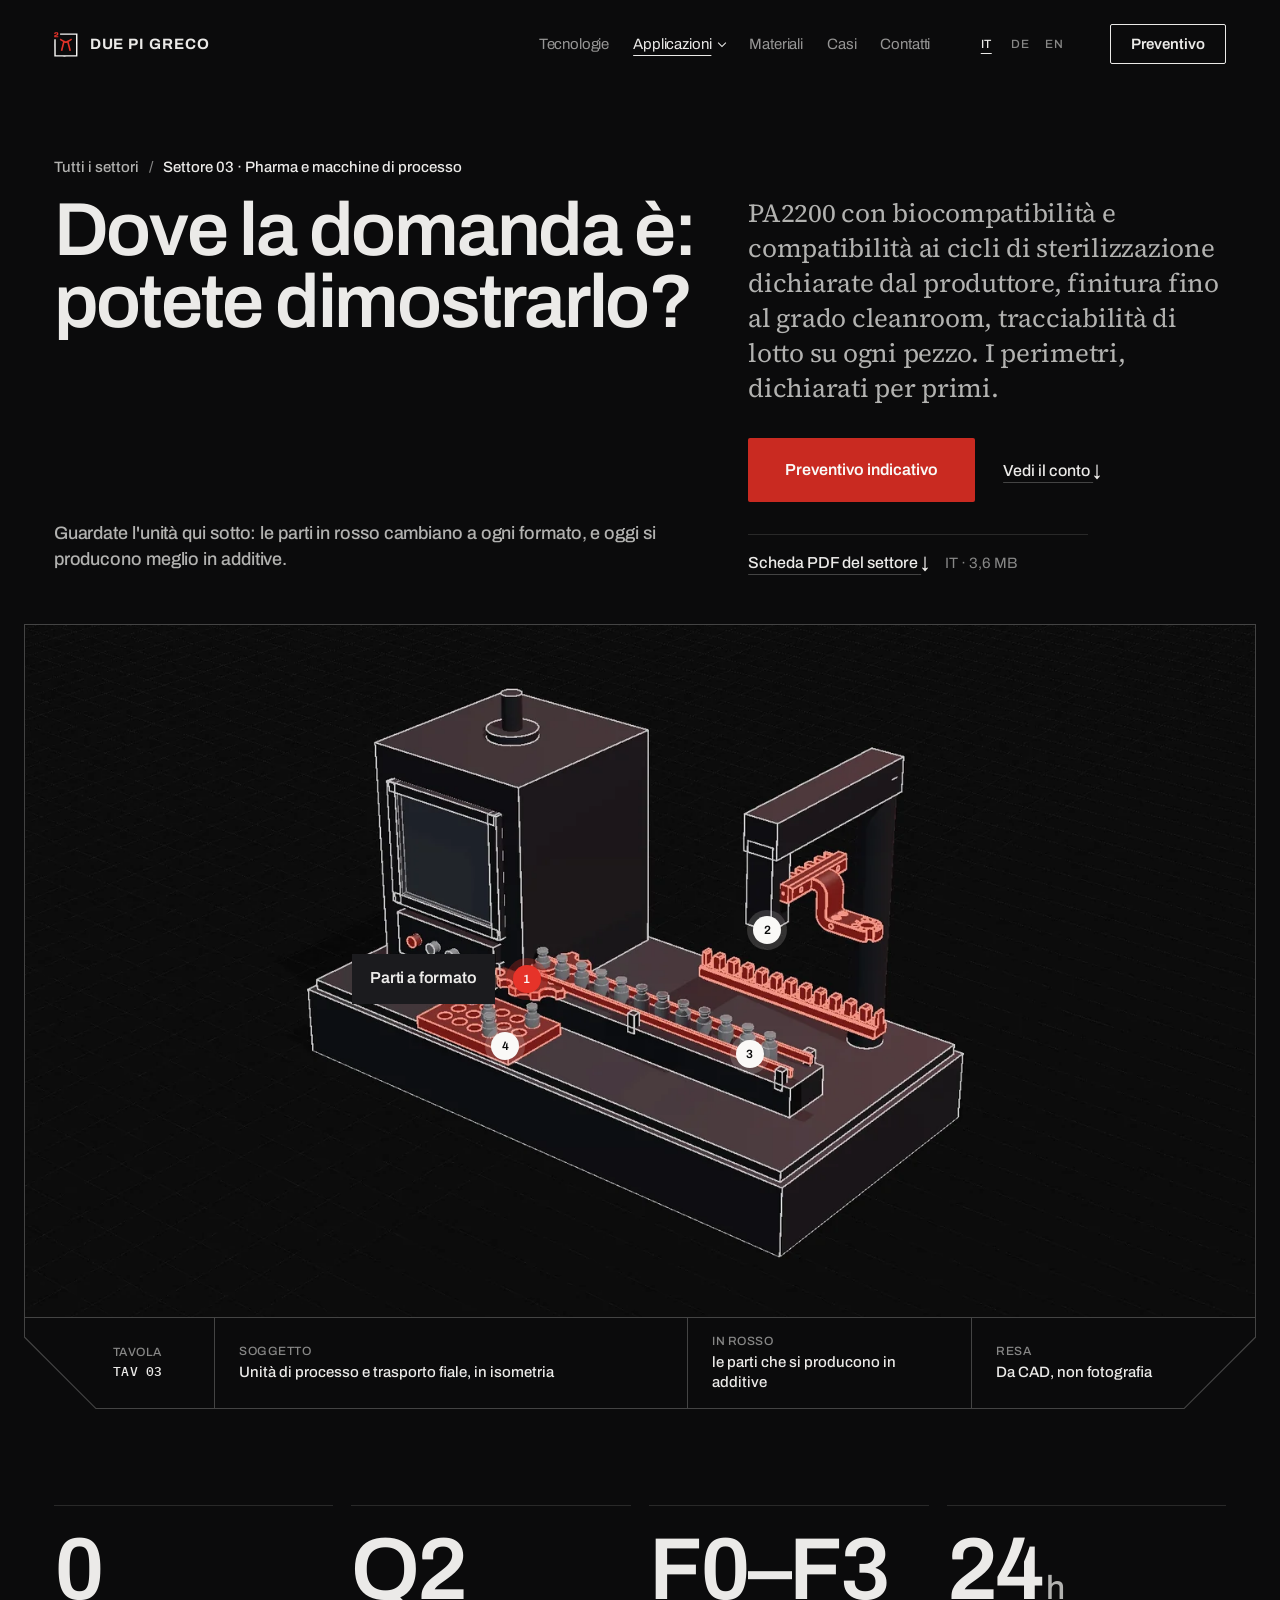
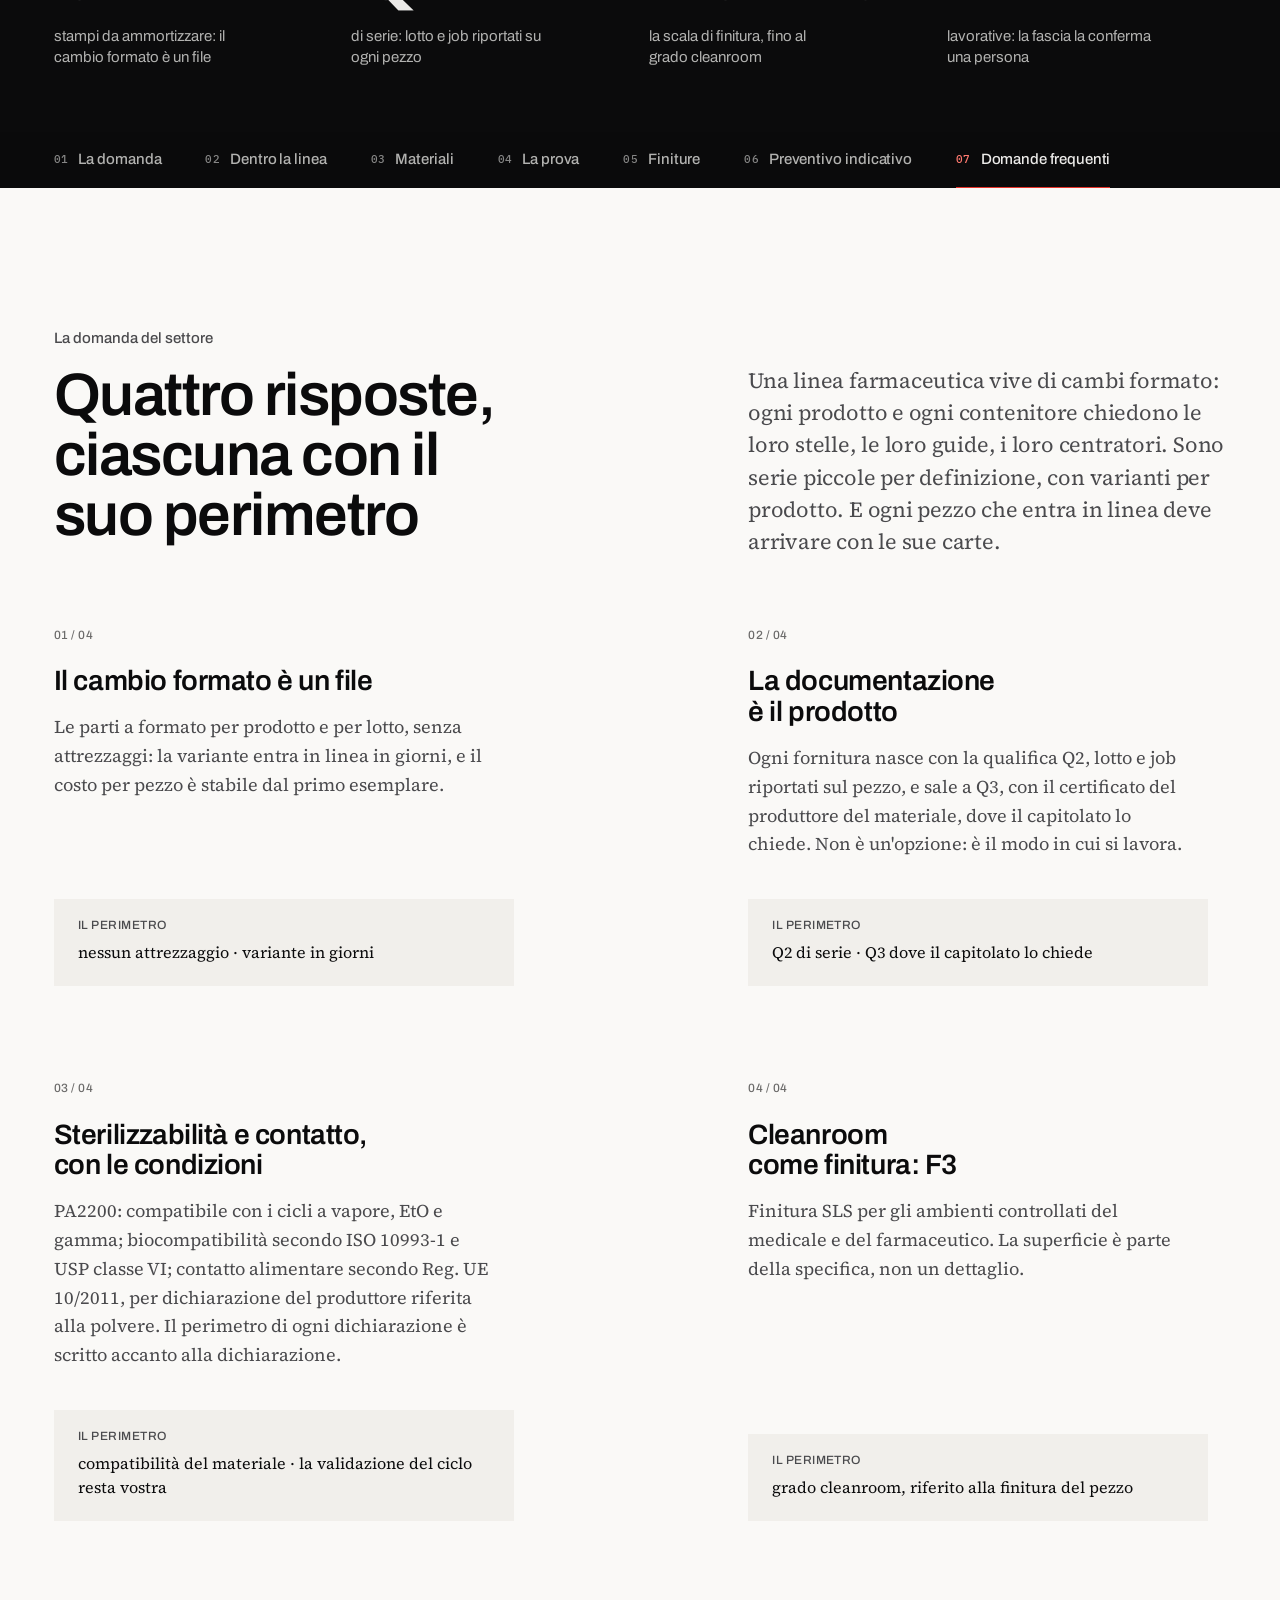
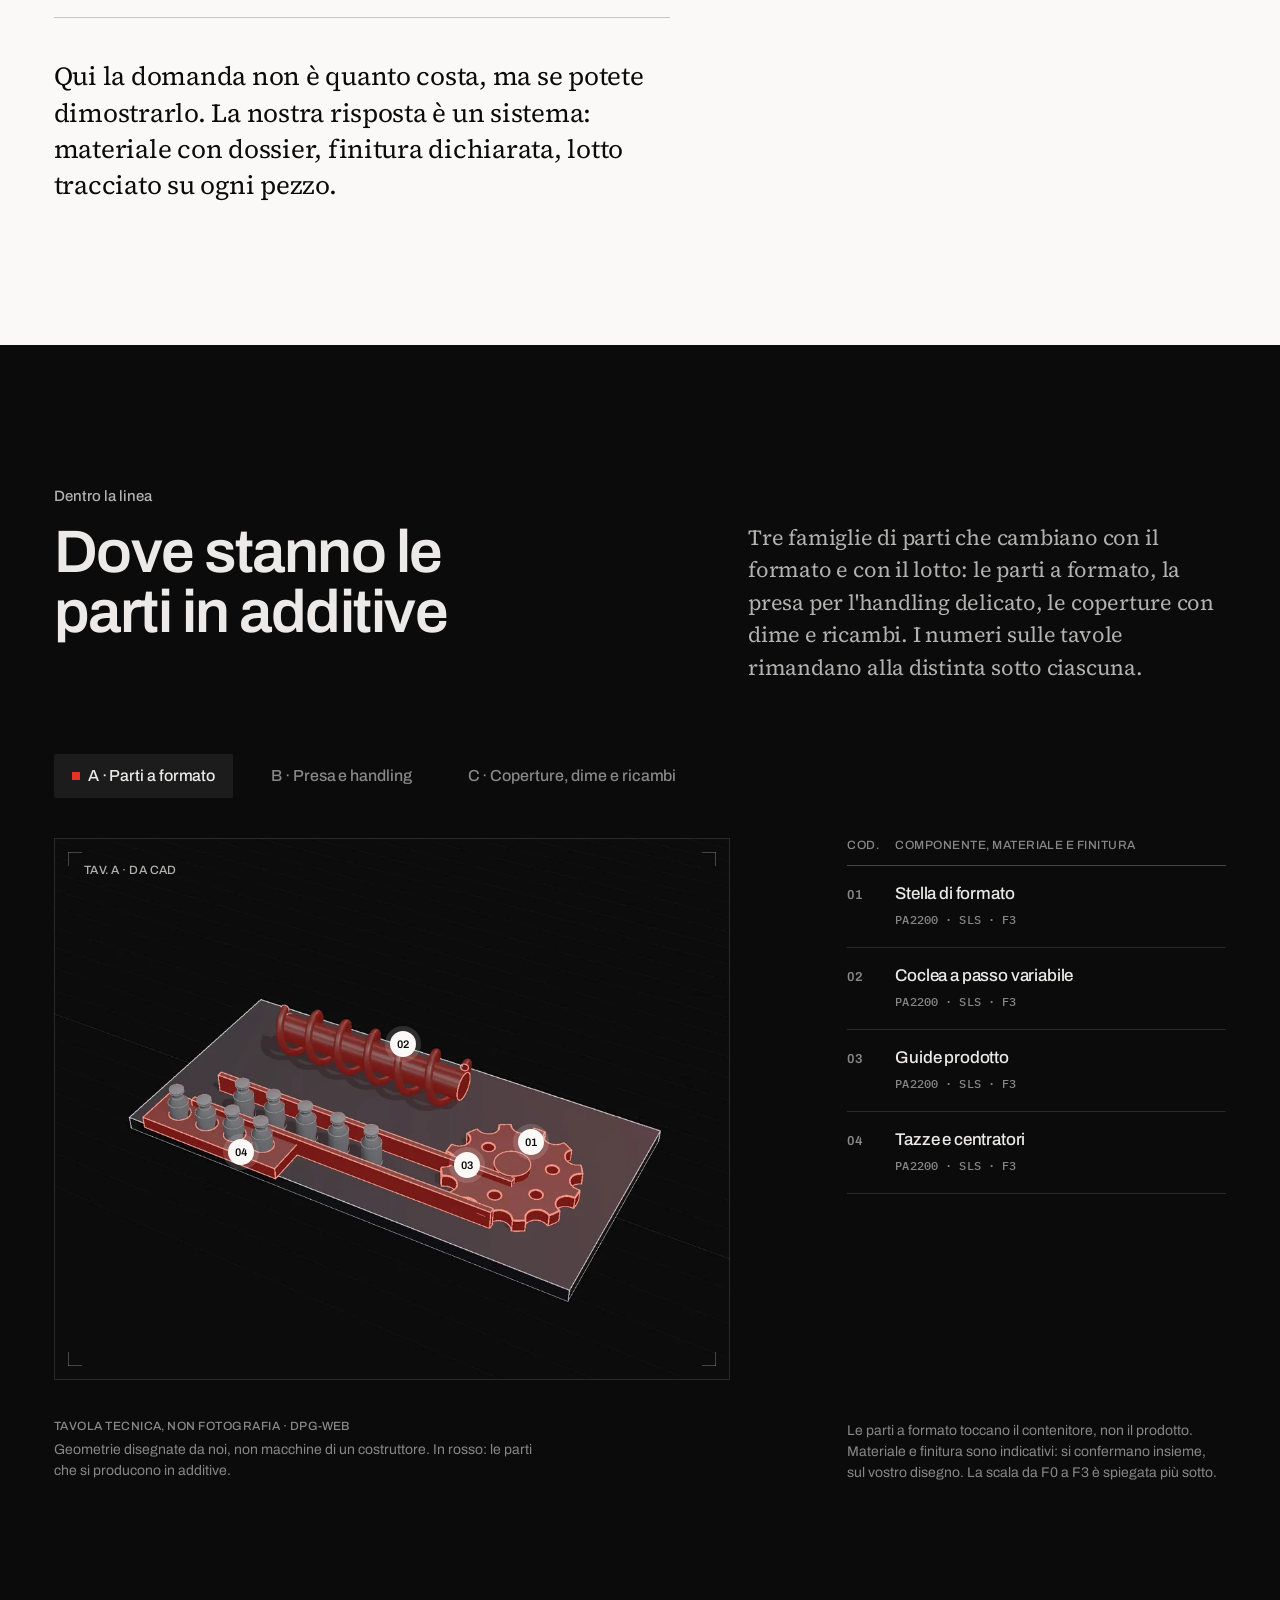
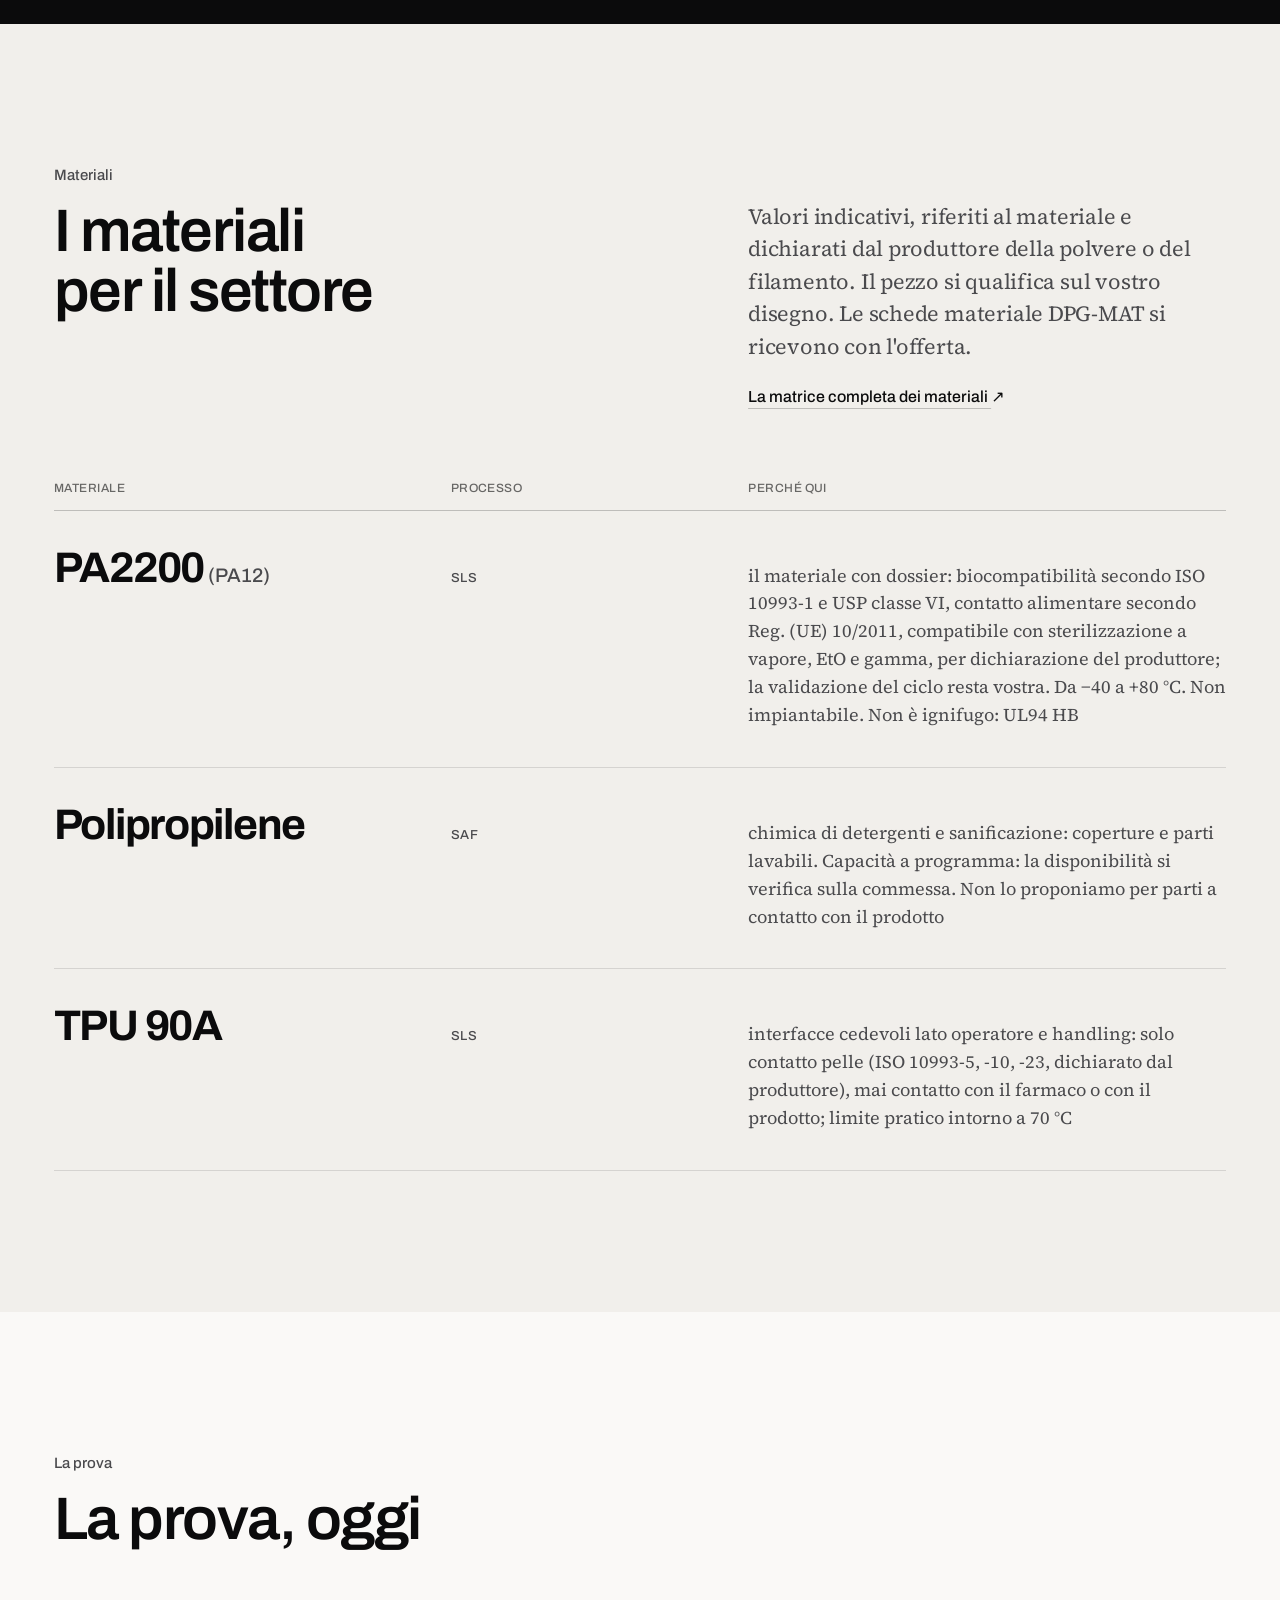
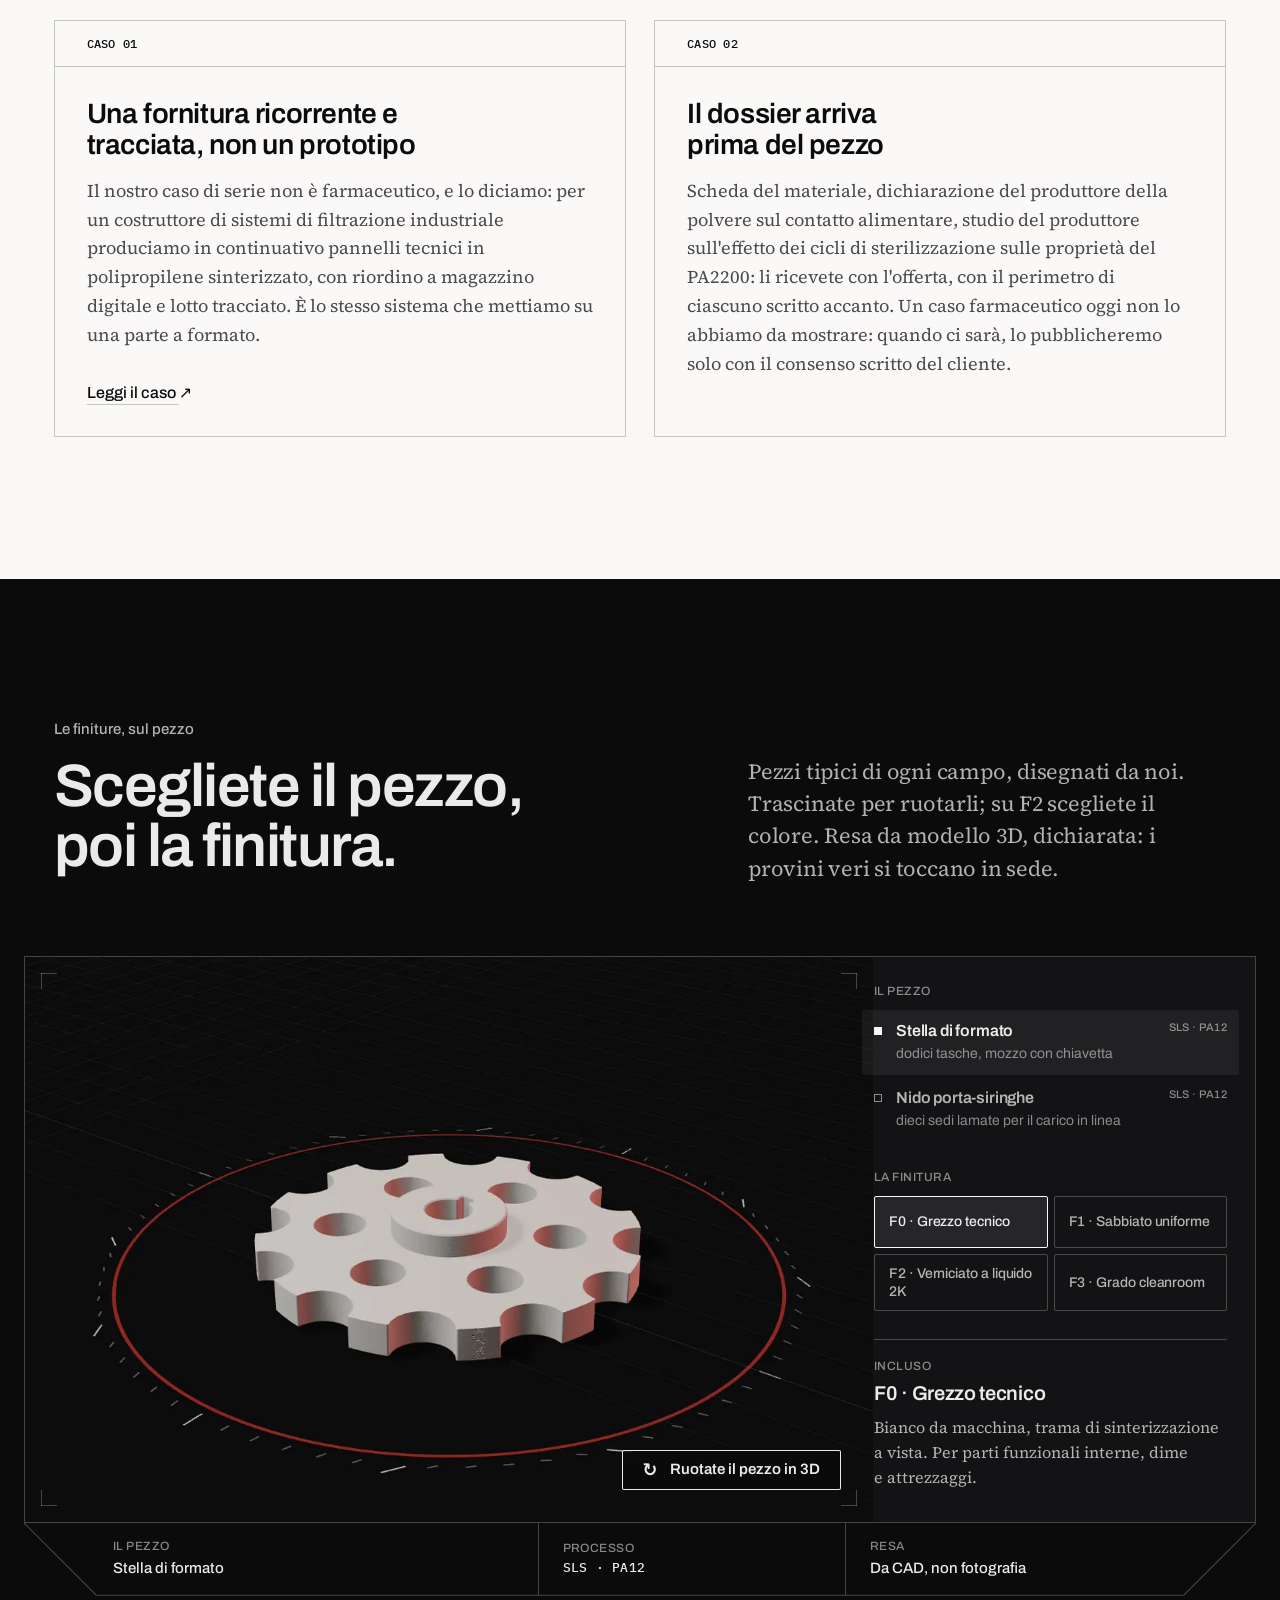
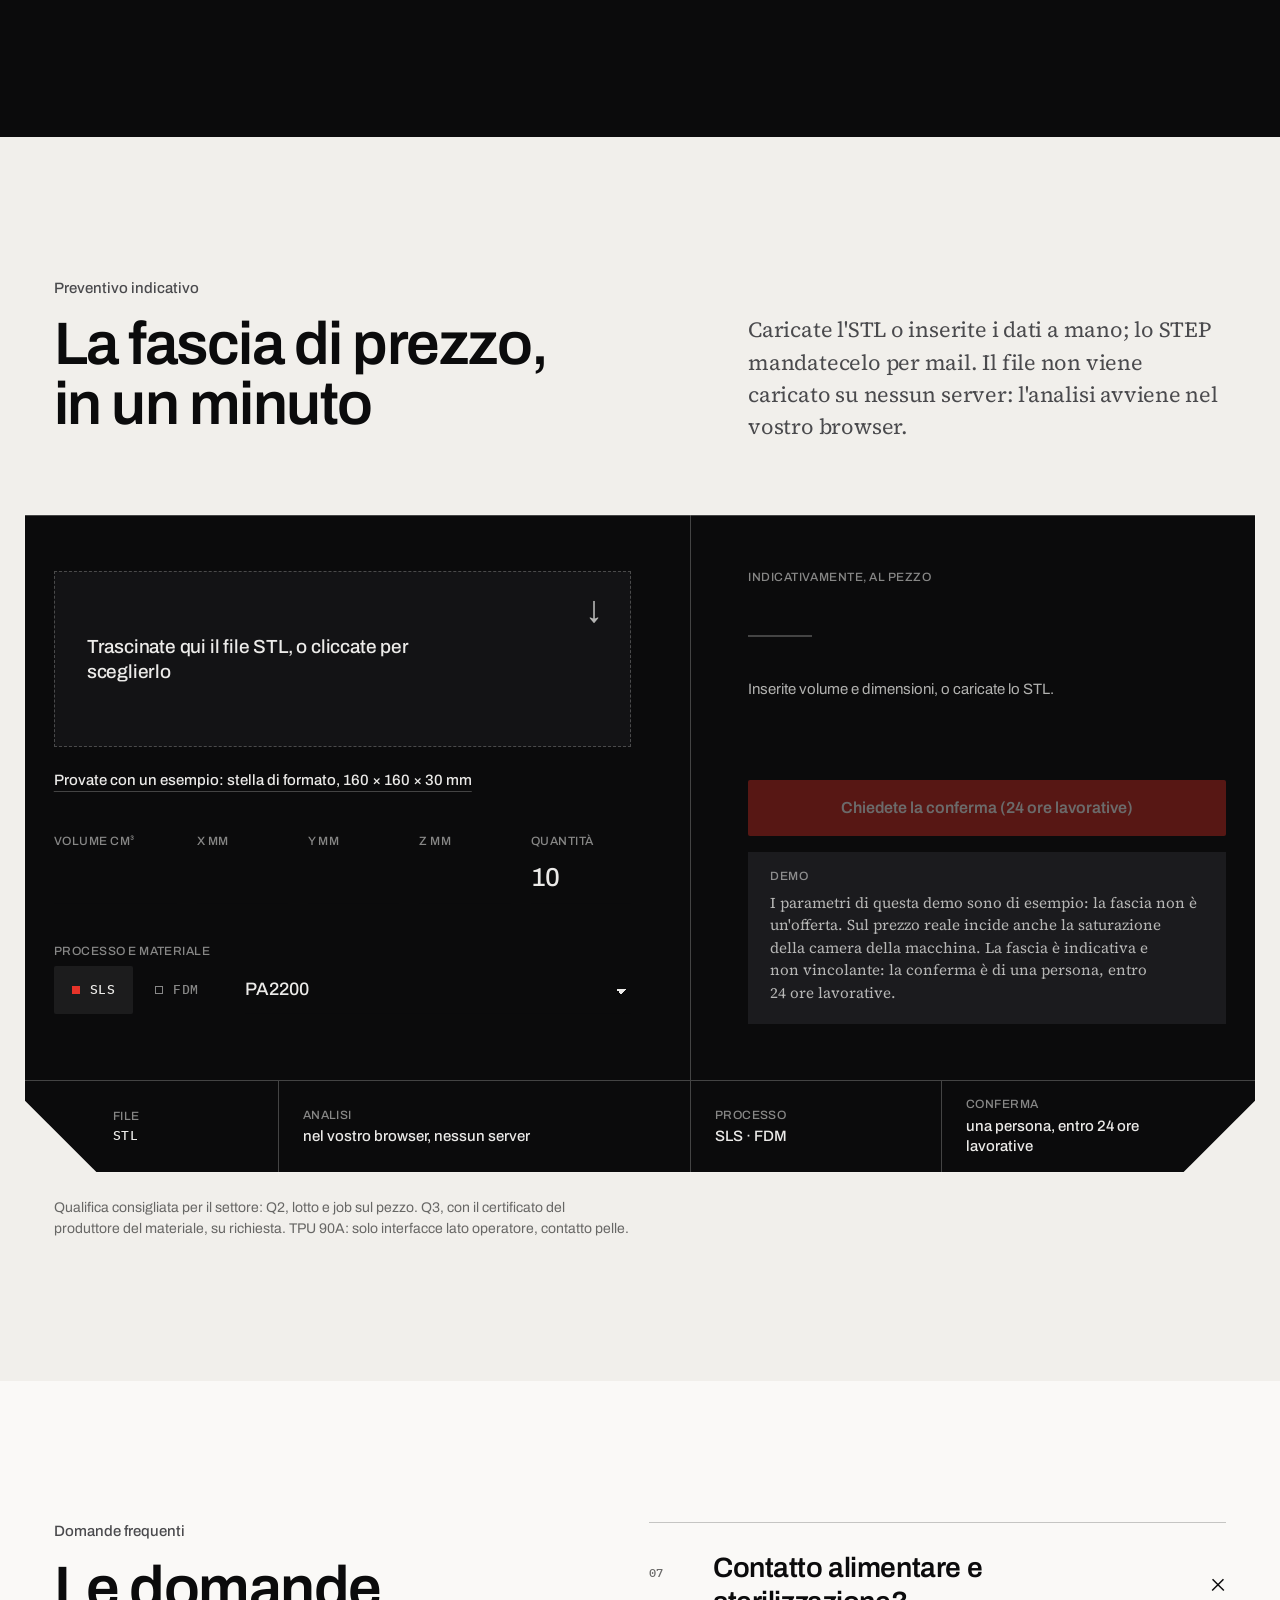
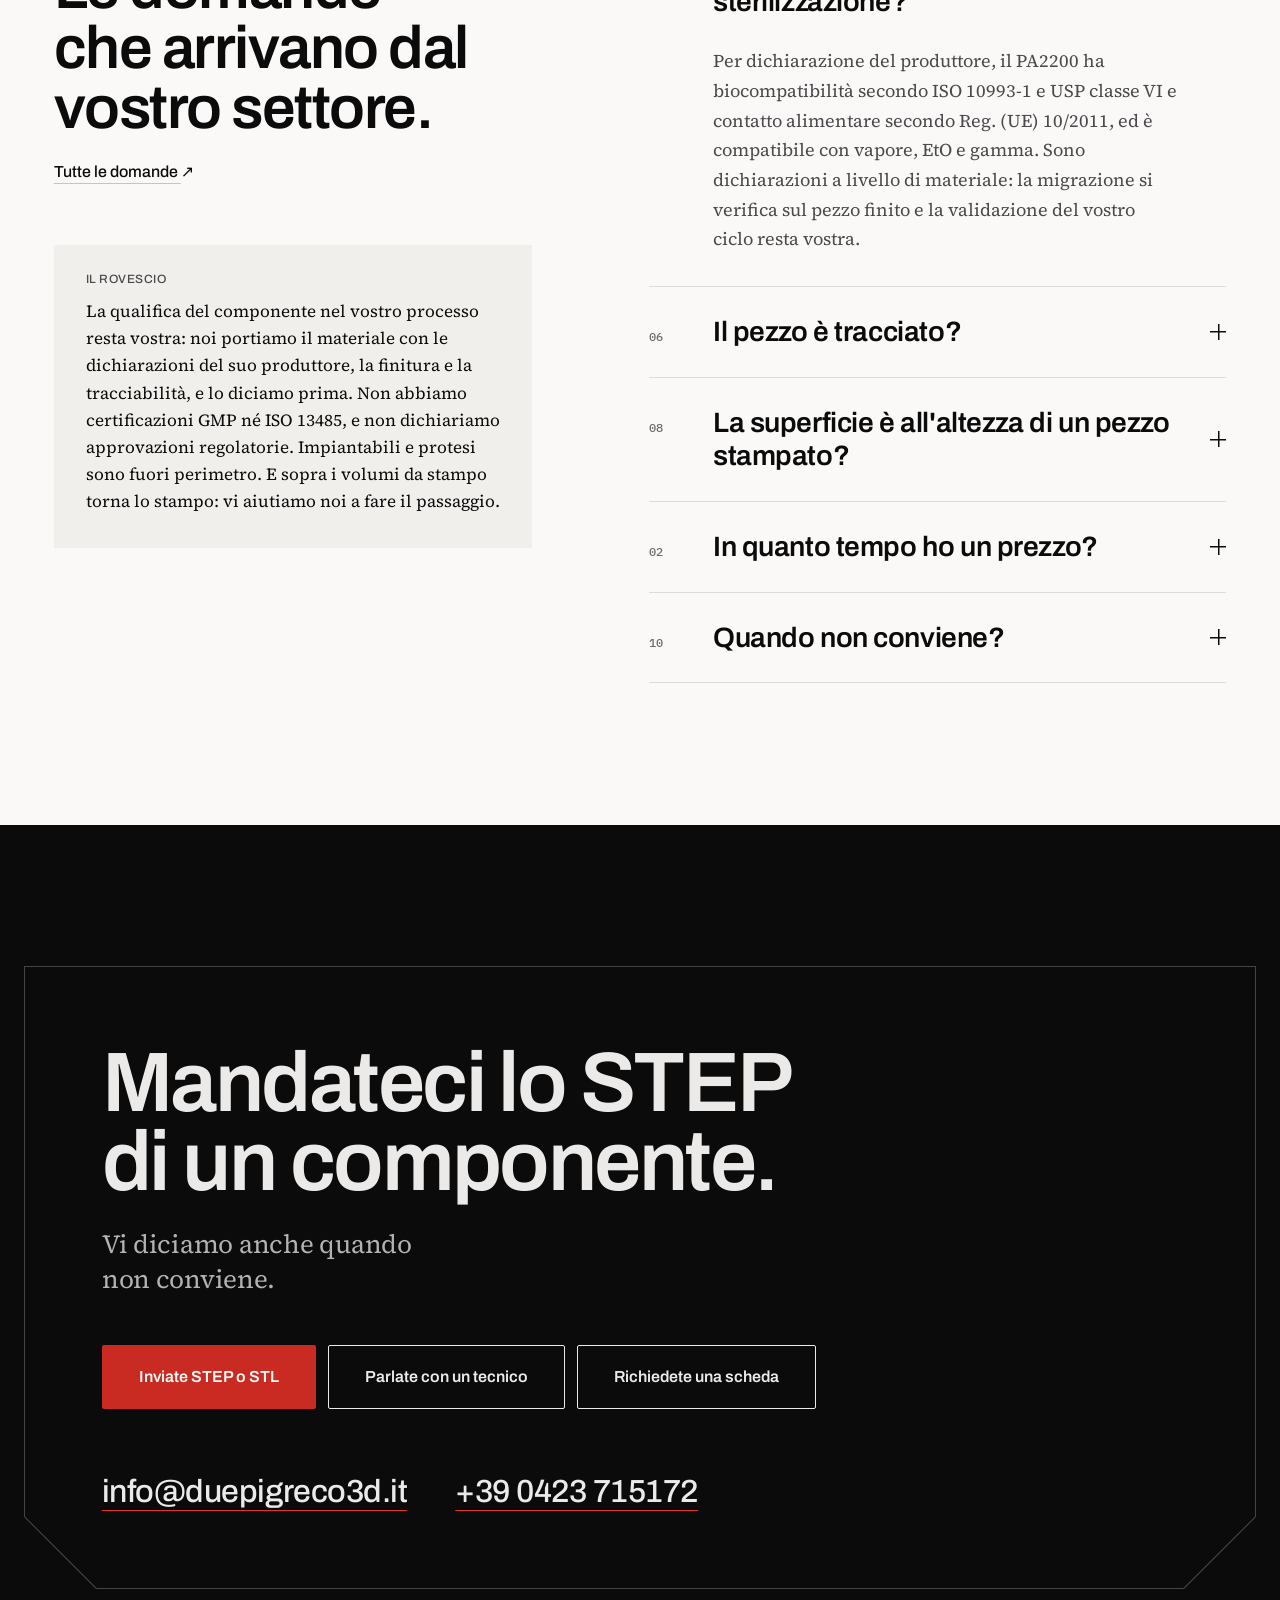
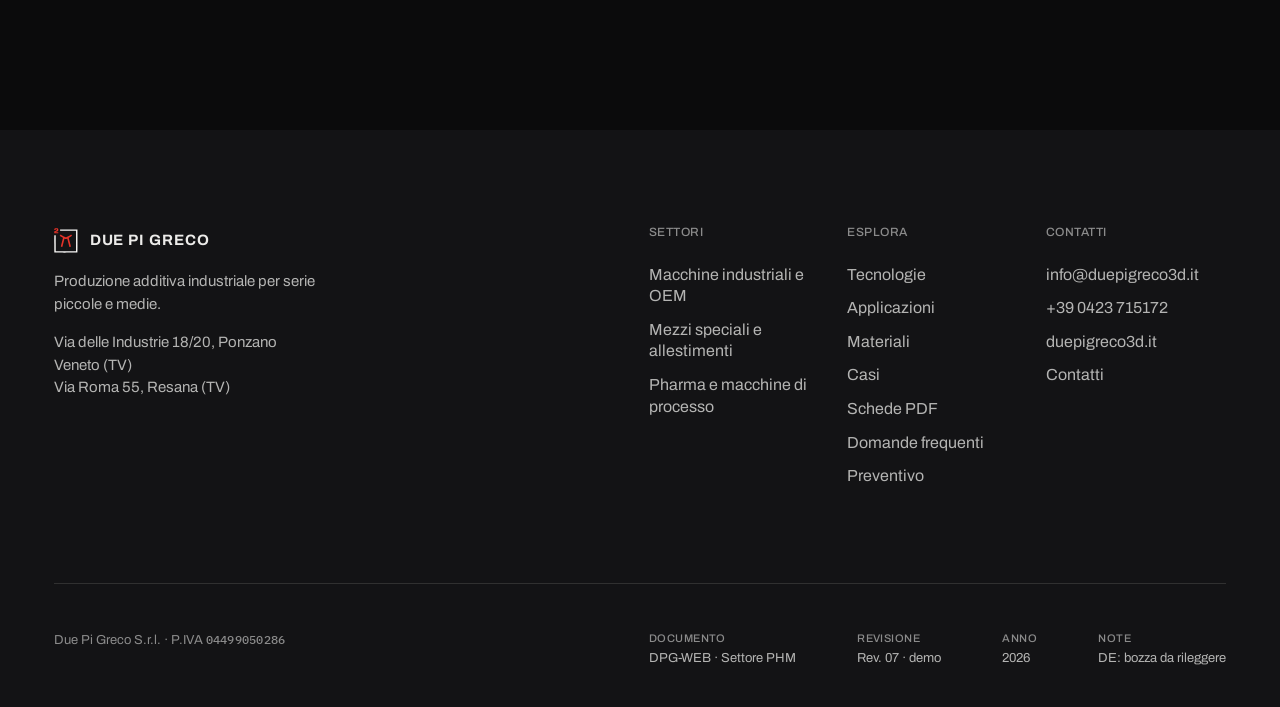
<file: settore-phm.html>
<!doctype html><html lang="it"><head><meta charset="utf-8">
<meta name="viewport" content="width=device-width,initial-scale=1">
<meta name="description" content="Produzione additiva per costruttori di macchine farmaceutiche e di processo: parti a formato, prese per l&#x27;handling delicato, coperture lavabili. PA2200 con dossier, finitura fino al grado cleanroom, lotto tracciato.">
<meta name="theme-color" content="#0B0B0C">
<title>Pharma e macchine di processo · Due Pi Greco</title>
<link rel="icon" type="image/svg+xml" href="assets/favicon.svg">
<link rel="preload" as="image" href="assets/tav_phm_hero.webp" fetchpriority="high"><script src="assets/js/finiture3d-avvio.js" defer></script>
<link rel="stylesheet" href="assets/fonts.css"><link rel="stylesheet" href="assets/stile-r07.css">
<script>document.documentElement.classList.add('js')</script>
<script src="assets/comune.js"></script>
</head><body class="r07 p-settore-phm p-settore">
<!-- DPG-WEB · DPG-WEB · Settore PHM · Rev. 07. FILE GENERATO da _lavoro/r07/build_r07.py: si modifica _lavoro/r07/pagine/settore-phm.src.html.
     Testi dal dizionario I18N in fondo (it, de, en; il de e' una bozza). Dati: solo quelli di 00_CONTENUTI_REV06.md. -->
<a class="salta" href="#contenuto" data-i="salta">Vai al contenuto</a>

<!-- BARRA (manuale 4.1): fissa, trasparente sopra la testata scura; .piena dopo 80 px. Il pannello telefono lo apre comune.js.
     Parte comune a tutte le pagine (_lavoro/r07/parti/barra.html): la pagina corrente riceve aria-current dal build. -->
<header class="topbar barra su-nero"><div class="barra-dentro">
  <a class="marchio" href="index.html" aria-label="Due Pi Greco, home"><span class="logo"><svg xmlns="http://www.w3.org/2000/svg" viewBox="0 0 855 1002" role="img" aria-label="Due Pi Greco"><title>Due Pi Greco</title><g transform="translate(0.000000,1002.000000) scale(0.100000,-0.100000)" fill-rule="evenodd"><path class="dpg-nero" fill="#0B0B0C" d="M2185 8777 c-3 -7 -4 -120 -3 -252 l3 -240 2850 -5 c1568 -3 2851 -6 2853 -8 1 -1 1 -1634 0 -3629 l-3 -3628 -3630 0 -3630 0 -3 2839 c-1 2078 -5 2843 -13 2852 -12 15 -448 21 -483 8 -15 -6 -16 -288 -16 -3105 l0 -3099 26 -10 c41 -16 8226 -13 8247 3 16 11 17 274 15 4147 l-3 4135 -3103 3 c-2502 2 -3104 0 -3107 -11z"/><path class="dpg-rosso" fill="#ED1B24" d="M555 9234 c-11 -2 -47 -9 -80 -16 -166 -31 -303 -146 -351 -294 -23 -73 -32 -335 -12 -352 12 -9 69 -12 224 -10 l209 3 11 90 c15 114 27 146 67 176 31 23 38 24 199 24 l168 0 37 -38 38 -37 0 -124 c0 -192 8 -187 -415 -291 -325 -80 -374 -100 -451 -182 -89 -95 -94 -120 -94 -483 l0 -315 715 0 715 0 0 190 0 190 -490 5 -490 5 -3 35 c-4 47 34 120 74 142 17 10 69 27 115 38 110 27 253 63 379 97 335 91 429 226 417 596 -8 225 -38 320 -133 414 -115 112 -211 136 -564 139 -146 1 -274 1 -285 -2z M2289 6883 c-23 -38 -72 -113 -108 -168 -35 -55 -82 -127 -103 -159 -21 -33 -38 -67 -38 -77 0 -11 27 -34 73 -63 257 -160 309 -192 325 -201 9 -6 36 -23 60 -38 23 -15 59 -37 80 -48 20 -11 51 -29 67 -39 17 -10 41 -25 55 -33 14 -7 84 -47 155 -89 127 -73 263 -148 316 -175 15 -7 32 -20 39 -28 13 -16 13 -19 -20 -140 -12 -44 -26 -96 -30 -115 -4 -19 -25 -98 -45 -175 -21 -77 -41 -156 -45 -176 -3 -19 -10 -41 -14 -47 -3 -6 -10 -30 -15 -54 -5 -24 -26 -106 -46 -183 -21 -77 -41 -156 -45 -175 -4 -19 -25 -98 -45 -175 -21 -77 -41 -156 -45 -175 -5 -19 -18 -71 -30 -115 -12 -44 -26 -96 -30 -115 -5 -19 -18 -71 -30 -115 -12 -44 -26 -96 -30 -115 -4 -19 -25 -98 -45 -175 -21 -77 -41 -156 -45 -175 -9 -38 -56 -215 -91 -345 -11 -44 -25 -96 -29 -115 -5 -19 -18 -71 -30 -115 -12 -44 -26 -96 -30 -115 -4 -19 -15 -62 -24 -95 -23 -86 -21 -103 12 -111 15 -4 70 -18 122 -32 52 -13 111 -28 130 -32 19 -4 71 -18 115 -31 44 -12 98 -23 119 -23 43 -1 43 -2 79 139 9 33 21 80 28 105 6 25 15 61 19 80 4 19 18 71 30 115 12 44 26 96 30 115 4 19 22 87 38 150 87 330 105 398 112 431 3 19 10 41 14 47 3 6 10 30 15 54 5 24 25 106 46 183 20 77 41 156 45 175 4 19 22 87 38 150 85 321 105 398 112 430 4 19 18 71 30 115 12 44 26 96 30 115 4 19 25 98 45 175 21 77 41 156 46 175 54 232 56 234 127 204 127 -55 332 -106 422 -107 78 0 206 30 369 89 114 41 119 41 127 7 3 -16 10 -41 15 -58 5 -16 23 -84 39 -150 38 -144 81 -309 122 -465 16 -63 34 -131 38 -150 4 -19 24 -98 45 -175 50 -193 89 -340 140 -540 24 -93 58 -224 75 -290 18 -66 36 -136 40 -155 4 -19 18 -71 30 -115 12 -44 26 -96 30 -115 4 -19 18 -71 30 -115 12 -44 25 -96 30 -115 4 -19 24 -96 43 -170 48 -181 73 -279 81 -314 7 -27 9 -28 54 -23 26 3 72 13 102 22 53 15 294 79 335 89 11 3 32 7 48 11 32 6 34 23 11 104 -22 81 -40 147 -59 221 -9 36 -22 88 -29 115 -8 28 -20 77 -29 110 -52 199 -65 251 -92 355 -10 36 -23 88 -30 115 -7 28 -19 70 -26 95 -6 25 -15 61 -19 80 -7 35 -52 204 -92 350 -11 41 -24 91 -28 110 -4 19 -24 98 -45 175 -20 77 -41 156 -45 175 -4 19 -18 71 -30 115 -12 44 -25 96 -30 115 -7 32 -31 124 -112 430 -16 63 -34 131 -38 150 -14 65 -32 135 -45 175 -25 74 -28 121 -10 139 9 9 20 16 25 16 5 0 44 20 86 45 41 25 78 45 81 45 3 0 39 20 80 45 40 25 76 45 79 45 7 0 583 348 717 433 53 34 97 68 97 76 0 8 -20 44 -43 80 -24 37 -64 98 -89 136 -129 201 -160 246 -172 251 -8 3 -60 -24 -117 -60 -148 -93 -623 -378 -694 -417 -33 -18 -73 -40 -90 -50 -16 -10 -50 -29 -75 -42 -25 -14 -74 -41 -110 -61 -184 -102 -527 -265 -660 -313 -158 -59 -207 -53 -459 54 -79 34 -460 223 -541 270 -19 11 -71 39 -115 63 -94 51 -313 176 -430 247 -114 67 -357 217 -422 260 -46 29 -89 53 -97 53 -7 0 -33 -30 -57 -67z"/></g></svg></span><b>DUE PI GRECO</b></a>
  <span class="targhetta">Demo · Rev. 07</span>
  <nav class="nav" aria-label="Menu" data-i-aria="nav_menu">
    <a href="tecnologie.html" data-i="nav_tec">Tecnologie</a>
    <div class="menu-voce corrente"><button type="button" class="menu-apri" aria-expanded="false" aria-controls="menu-app" data-i="nav_app">Applicazioni</button>
      <div class="menu-sotto" id="menu-app">
        <a href="settore-oem.html"><i>01</i><b data-i="p_s1">Macchine industriali e OEM</b><span data-i="nav_s1d">carter, formati, attrezzaggi, ricambi</span></a>
        <a href="settore-vsp.html"><i>02</i><b data-i="p_s2">Mezzi speciali e allestimenti</b><span data-i="nav_s2d">allestimenti, flotte, finitura da carrozzeria</span></a>
        <a href="settore-phm.html" aria-current="page"><i>03</i><b data-i="p_s3">Pharma e macchine di processo</b><span data-i="nav_s3d">parti a formato, dossier, cleanroom</span></a>
        <a class="menu-tutte" href="applicazioni.html"><i>17</i><b data-i="nav_tutti">Tutte le applicazioni</b><span data-i="nav_fam">Famiglie di parti</span></a>
      </div></div>
    <a href="materiali.html" data-i="nav_mat">Materiali</a>
    <a href="casi.html" data-i="nav_casi">Casi</a>
    <a href="contatti.html" data-i="nav_cont">Contatti</a>
  </nav>
  <div class="lingue" role="group" aria-label="Lingua" data-i-aria="lingua">
    <button type="button" class="lang attiva" data-lang="it" lang="it" aria-pressed="true">IT</button>
    <button type="button" class="lang" data-lang="de" lang="de" aria-pressed="false">DE</button>
    <button type="button" class="lang" data-lang="en" lang="en" aria-pressed="false">EN</button>
  </div>
  <a class="btn btn--contorno btn--p btn-barra" href="preventivo.html" data-i="nav_prev">Preventivo</a>
  <button type="button" class="menu-tasto" aria-expanded="false" aria-controls="menu-pannello" data-i="nav_menu">Menu</button>
</div></header>

<!-- PANNELLO TELEFONO: data-bp e' la larghezza da cui la barra torna intera (comune.js lo chiude oltre questa misura) -->
<div class="menu-pannello" id="menu-pannello" role="dialog" aria-modal="true" aria-label="Menu" data-i-aria="nav_menu" data-bp="1080">
  <div class="mp-testa"><a class="marchio" href="index.html" aria-label="Due Pi Greco, home"><span class="logo"><svg xmlns="http://www.w3.org/2000/svg" viewBox="0 0 855 1002" role="img" aria-label="Due Pi Greco"><title>Due Pi Greco</title><g transform="translate(0.000000,1002.000000) scale(0.100000,-0.100000)" fill-rule="evenodd"><path class="dpg-nero" fill="#0B0B0C" d="M2185 8777 c-3 -7 -4 -120 -3 -252 l3 -240 2850 -5 c1568 -3 2851 -6 2853 -8 1 -1 1 -1634 0 -3629 l-3 -3628 -3630 0 -3630 0 -3 2839 c-1 2078 -5 2843 -13 2852 -12 15 -448 21 -483 8 -15 -6 -16 -288 -16 -3105 l0 -3099 26 -10 c41 -16 8226 -13 8247 3 16 11 17 274 15 4147 l-3 4135 -3103 3 c-2502 2 -3104 0 -3107 -11z"/><path class="dpg-rosso" fill="#ED1B24" d="M555 9234 c-11 -2 -47 -9 -80 -16 -166 -31 -303 -146 -351 -294 -23 -73 -32 -335 -12 -352 12 -9 69 -12 224 -10 l209 3 11 90 c15 114 27 146 67 176 31 23 38 24 199 24 l168 0 37 -38 38 -37 0 -124 c0 -192 8 -187 -415 -291 -325 -80 -374 -100 -451 -182 -89 -95 -94 -120 -94 -483 l0 -315 715 0 715 0 0 190 0 190 -490 5 -490 5 -3 35 c-4 47 34 120 74 142 17 10 69 27 115 38 110 27 253 63 379 97 335 91 429 226 417 596 -8 225 -38 320 -133 414 -115 112 -211 136 -564 139 -146 1 -274 1 -285 -2z M2289 6883 c-23 -38 -72 -113 -108 -168 -35 -55 -82 -127 -103 -159 -21 -33 -38 -67 -38 -77 0 -11 27 -34 73 -63 257 -160 309 -192 325 -201 9 -6 36 -23 60 -38 23 -15 59 -37 80 -48 20 -11 51 -29 67 -39 17 -10 41 -25 55 -33 14 -7 84 -47 155 -89 127 -73 263 -148 316 -175 15 -7 32 -20 39 -28 13 -16 13 -19 -20 -140 -12 -44 -26 -96 -30 -115 -4 -19 -25 -98 -45 -175 -21 -77 -41 -156 -45 -176 -3 -19 -10 -41 -14 -47 -3 -6 -10 -30 -15 -54 -5 -24 -26 -106 -46 -183 -21 -77 -41 -156 -45 -175 -4 -19 -25 -98 -45 -175 -21 -77 -41 -156 -45 -175 -5 -19 -18 -71 -30 -115 -12 -44 -26 -96 -30 -115 -5 -19 -18 -71 -30 -115 -12 -44 -26 -96 -30 -115 -4 -19 -25 -98 -45 -175 -21 -77 -41 -156 -45 -175 -9 -38 -56 -215 -91 -345 -11 -44 -25 -96 -29 -115 -5 -19 -18 -71 -30 -115 -12 -44 -26 -96 -30 -115 -4 -19 -15 -62 -24 -95 -23 -86 -21 -103 12 -111 15 -4 70 -18 122 -32 52 -13 111 -28 130 -32 19 -4 71 -18 115 -31 44 -12 98 -23 119 -23 43 -1 43 -2 79 139 9 33 21 80 28 105 6 25 15 61 19 80 4 19 18 71 30 115 12 44 26 96 30 115 4 19 22 87 38 150 87 330 105 398 112 431 3 19 10 41 14 47 3 6 10 30 15 54 5 24 25 106 46 183 20 77 41 156 45 175 4 19 22 87 38 150 85 321 105 398 112 430 4 19 18 71 30 115 12 44 26 96 30 115 4 19 25 98 45 175 21 77 41 156 46 175 54 232 56 234 127 204 127 -55 332 -106 422 -107 78 0 206 30 369 89 114 41 119 41 127 7 3 -16 10 -41 15 -58 5 -16 23 -84 39 -150 38 -144 81 -309 122 -465 16 -63 34 -131 38 -150 4 -19 24 -98 45 -175 50 -193 89 -340 140 -540 24 -93 58 -224 75 -290 18 -66 36 -136 40 -155 4 -19 18 -71 30 -115 12 -44 26 -96 30 -115 4 -19 18 -71 30 -115 12 -44 25 -96 30 -115 4 -19 24 -96 43 -170 48 -181 73 -279 81 -314 7 -27 9 -28 54 -23 26 3 72 13 102 22 53 15 294 79 335 89 11 3 32 7 48 11 32 6 34 23 11 104 -22 81 -40 147 -59 221 -9 36 -22 88 -29 115 -8 28 -20 77 -29 110 -52 199 -65 251 -92 355 -10 36 -23 88 -30 115 -7 28 -19 70 -26 95 -6 25 -15 61 -19 80 -7 35 -52 204 -92 350 -11 41 -24 91 -28 110 -4 19 -24 98 -45 175 -20 77 -41 156 -45 175 -4 19 -18 71 -30 115 -12 44 -25 96 -30 115 -7 32 -31 124 -112 430 -16 63 -34 131 -38 150 -14 65 -32 135 -45 175 -25 74 -28 121 -10 139 9 9 20 16 25 16 5 0 44 20 86 45 41 25 78 45 81 45 3 0 39 20 80 45 40 25 76 45 79 45 7 0 583 348 717 433 53 34 97 68 97 76 0 8 -20 44 -43 80 -24 37 -64 98 -89 136 -129 201 -160 246 -172 251 -8 3 -60 -24 -117 -60 -148 -93 -623 -378 -694 -417 -33 -18 -73 -40 -90 -50 -16 -10 -50 -29 -75 -42 -25 -14 -74 -41 -110 -61 -184 -102 -527 -265 -660 -313 -158 -59 -207 -53 -459 54 -79 34 -460 223 -541 270 -19 11 -71 39 -115 63 -94 51 -313 176 -430 247 -114 67 -357 217 -422 260 -46 29 -89 53 -97 53 -7 0 -33 -30 -57 -67z"/></g></svg></span><b>DUE PI GRECO</b></a>
    <button type="button" class="menu-tasto" data-menu-chiudi data-i="nav_chiudi">Chiudi</button></div>
  <ul class="mp-voci">
    <li><a href="index.html" data-i="nav_home">Home</a></li>
    <li><a href="tecnologie.html" data-i="nav_tec">Tecnologie</a></li>
    <li><a href="applicazioni.html" data-i="nav_app">Applicazioni</a></li>
    <li><a href="materiali.html" data-i="nav_mat">Materiali</a></li>
    <li><a href="casi.html" data-i="nav_casi">Casi</a></li>
    <li><a href="contatti.html" data-i="nav_cont">Contatti</a></li>
  </ul>
  <a class="btn btn--primario mp-cta" href="preventivo.html" data-i="nav_prev">Preventivo</a>
  <p class="etichetta mp-lab" data-i="nav_set">Settori</p>
  <ul class="mp-settori">
    <li><a href="settore-oem.html"><span class="solo-lettore">01 </span><b data-i="p_s1">Macchine industriali e OEM</b><span data-i="nav_s1d">carter, formati, attrezzaggi, ricambi</span></a></li>
    <li><a href="settore-vsp.html"><span class="solo-lettore">02 </span><b data-i="p_s2">Mezzi speciali e allestimenti</b><span data-i="nav_s2d">allestimenti, flotte, finitura da carrozzeria</span></a></li>
    <li><a href="settore-phm.html" aria-current="page"><span class="solo-lettore">03 </span><b data-i="p_s3">Pharma e macchine di processo</b><span data-i="nav_s3d">parti a formato, dossier, cleanroom</span></a></li>
  </ul>
  <p class="etichetta mp-lab" data-i="top_c">Contatti</p>
  <p class="mp-contatti"><a href="mailto:info@duepigreco3d.it">info@duepigreco3d.it</a><br><a href="tel:+390423715172">+39 0423 715172</a></p>
  <p class="etichetta mp-lab" id="mp-lingua" data-i="lingua">Lingua</p>
  <div class="mp-lingue" role="group" aria-labelledby="mp-lingua">
    <button type="button" class="lang attiva" data-lang="it" lang="it" aria-pressed="true">IT</button>
    <button type="button" class="lang" data-lang="de" lang="de" aria-pressed="false">DE</button>
    <button type="button" class="lang" data-lang="en" lang="en" aria-pressed="false">EN</button>
  </div>
</div>

<main id="contenuto" tabindex="-1">

<!-- TESTATA · nero (settore 03). Stesso stampo di settore-oem; quattro richiami dalla pagina precedente (--u = cx/1800, --v = cy/1200). -->
<section class="testata settore-testa su-nero" id="hero" aria-labelledby="h-titolo">
  <div class="griglia testata-testa">
    <div class="testata-titolo rivela">
      <nav class="briciole" aria-label="Sei qui" data-i-aria="st_bric"><a href="index.html#settori" data-i="brife">Tutti i settori</a><span aria-hidden="true">/</span><span aria-current="page" data-i="set">Settore 03 · Pharma e macchine di processo</span></nav>
      <h1 id="h-titolo" data-i="h1">Dove la domanda è: potete dimostrarlo?</h1>
    </div>
    <div class="testata-lato rivela r2">
      <p class="lead" data-i="intro">PA2200 con biocompatibilità e compatibilità ai cicli di sterilizzazione dichiarate dal produttore, finitura fino al grado cleanroom, tracciabilità di lotto su ogni pezzo. I perimetri, dichiarati per primi.</p>
      <div class="testata-azioni">
        <a class="btn btn--primario btn--g" href="#quotazione" data-i="cta1">Preventivo indicativo</a>
        <a class="link" href="#conto"><span data-i="cta2">Vedi il conto</span> <span class="freccia" aria-hidden="true">↓</span></a>
      </div>
      <a class="pdf-settore" href="schede/DPG_Pack_Pharma_Machinery.pdf" type="application/pdf" hreflang="it"><span class="link"><span data-i="cta_pdf_set">Scheda PDF del settore</span> <span class="freccia" aria-hidden="true">↓</span></span><span class="meta"><span aria-hidden="true">IT</span><span class="solo-lettore" data-i="a7_pdf_lingua">in italiano</span> · <span data-mb="3.6">3,6</span>&nbsp;MB</span></a>
    </div>
    <p class="settore-guida rivela r3" data-i="intro_g">Guardate l'unità qui sotto: le parti in rosso cambiano a ogni formato, e oggi si producono meglio in additive.</p>
  </div>
  <div class="cornice settore-cornice rivela r3">
    <figure class="cornice-dentro">
      <div class="tavola tavola--settore">
        <img src="assets/tav_phm_hero.webp" width="1500" height="1000" alt="Tavola tecnica: unità di processo da banco con trasporto fiale in assonometria; in rosso la stella di formato, la presa sul braccio, le guide prodotto e la dima a formato" data-i-alt="alt_hero" fetchpriority="high" decoding="async">
        <button type="button" class="richiamo attivo" data-lato="sx" style="--u:.4078;--v:.57" aria-pressed="true">1<span class="pop"><b data-i="rk1">Parti a formato</b></span></button>
        <button type="button" class="richiamo" style="--u:.6033;--v:.51" aria-pressed="false">2<span class="pop"><b data-i="rk2">EOAT / presa</b></span></button>
        <button type="button" class="richiamo" style="--u:.5894;--v:.6617" aria-pressed="false">3<span class="pop"><b data-i="rk3">Guide prodotto</b></span></button>
        <button type="button" class="richiamo" data-lato="sx" style="--u:.3906;--v:.6517" aria-pressed="false">4<span class="pop"><b data-i="rk4">Dime e attrezzaggi</b></span></button>
      </div>
      <figcaption>
        <ol class="richiami-lista" aria-hidden="true">
          <li class="attivo"><span class="rl-n">1</span><span><b data-i="rk1">Parti a formato</b></span></li>
          <li><span class="rl-n">2</span><span><b data-i="rk2">EOAT / presa</b></span></li>
          <li><span class="rl-n">3</span><span><b data-i="rk3">Guide prodotto</b></span></li>
          <li><span class="rl-n">4</span><span><b data-i="rk4">Dime e attrezzaggi</b></span></li>
        </ol>
        <dl class="cartiglio">
          <div><dt data-i="cg_tav">Tavola</dt><dd class="mono" data-i="cg_tav_v">TAV 03</dd></div>
          <div><dt data-i="cg_sog">Soggetto</dt><dd data-i="cg_sog_v">Unità di processo e trasporto fiale, in isometria</dd></div>
          <div><dt data-i="cg_rosso">In rosso</dt><dd data-i="cg_rosso_v">le parti che si producono in additive</dd></div>
          <div><dt data-i="cg_resa">Resa</dt><dd data-i="cg_resa_v">Da CAD, non fotografia</dd></div>
        </dl>
      </figcaption>
    </figure>
  </div>
</section>

<!-- DATI CHIAVE · nero: solo fatti di processo gia' dichiarati nella pagina, nessuna dichiarazione regolatoria nuova -->
<section class="dati settore-dati su-nero" aria-label="Dati chiave" data-i-aria="d7_aria">
  <ul class="griglia">
    <li class="rivela"><strong>0</strong><p data-i="k_l1">stampi da ammortizzare: il cambio formato è un file</p></li>
    <li class="rivela r2"><strong>Q2</strong><p data-i="k_l2">di serie: lotto e job riportati su ogni pezzo</p></li>
    <li class="rivela r3"><strong>F0–F3</strong><p data-i="k_l3">la scala di finitura, fino al grado cleanroom</p></li>
    <li class="rivela r4"><strong>24<small>h</small></strong><p data-i="k_l4">lavorative: la fascia la conferma una persona</p></li>
  </ul>
</section>

<nav class="indice" aria-label="In questa pagina" data-i-aria="st_ix">
  <div class="indice-dentro">
    <a href="#conto"><i>01</i><span data-i="st_ix_conto">La domanda</span></a>
    <a href="#dentro"><i>02</i><span data-i="s2o">Dentro la linea</span></a>
    <a href="#materiali"><i>03</i><span data-i="s3o">Materiali</span></a>
    <a href="#casi"><i>04</i><span data-i="s4o">La prova</span></a>
    <a href="#finiture"><i>05</i><span data-i="st_ix_fin">Finiture</span></a>
    <a href="#fascia"><i>06</i><span data-i="s6o">Preventivo indicativo</span></a>
    <a href="#faq"><i>07</i><span data-i="hf_o">Domande frequenti</span></a>
  </div>
</nav>

<!-- LA DOMANDA DEL SETTORE · carta. Quattro risposte: in fondo a ciascuna il suo perimetro, nel pannello del rovescio della home. -->
<section class="sezione su-carta sez-conto" id="conto" aria-labelledby="h-conto">
  <div class="griglia testa-split">
    <div class="ts-titolo rivela"><p class="occhiello" data-i="s1o">La domanda del settore</p><h2 id="h-conto" data-i="s1t">Quattro risposte, ciascuna con il suo perimetro</h2></div>
    <p class="ts-lead lead lead--corpo rivela r2" data-i="s1p">Una linea farmaceutica vive di cambi formato: ogni prodotto e ogni contenitore chiedono le loro stelle, le loro guide, i loro centratori. Sono serie piccole per definizione, con varianti per prodotto. E ogni pezzo che entra in linea deve arrivare con le sue carte.</p>
  </div>
  <ol class="griglia voci">
    <li class="voce rivela"><span class="etichetta conta">01 / 04</span><h3 data-i="b1t">Il cambio formato è un file</h3><p data-i="b1p">Le parti a formato per prodotto e per lotto, senza attrezzaggi: la variante entra in linea in giorni, e il costo per pezzo è stabile dal primo esemplare.</p>
      <div class="rovescio"><span class="etichetta" data-i="per_t">Il perimetro</span><p data-i="b1g">nessun attrezzaggio · variante in giorni</p></div></li>
    <li class="voce rivela r2"><span class="etichetta conta">02 / 04</span><h3 data-i="b2t">La documentazione è il prodotto</h3><p data-i="b2p">Ogni fornitura nasce con la qualifica Q2, lotto e job riportati sul pezzo, e sale a Q3, con il certificato del produttore del materiale, dove il capitolato lo chiede. Non è un'opzione: è il modo in cui si lavora.</p>
      <div class="rovescio"><span class="etichetta" data-i="per_t">Il perimetro</span><p data-i="b2g">Q2 di serie · Q3 dove il capitolato lo chiede</p></div></li>
    <li class="voce rivela"><span class="etichetta conta">03 / 04</span><h3 data-i="b3t">Sterilizzabilità e contatto, con le condizioni</h3><p data-i="b3p">PA2200: compatibile con i cicli a vapore, EtO e gamma; biocompatibilità secondo ISO 10993-1 e USP classe VI; contatto alimentare secondo Reg. UE 10/2011, per dichiarazione del produttore riferita alla polvere. Il perimetro di ogni dichiarazione è scritto accanto alla dichiarazione.</p>
      <div class="rovescio"><span class="etichetta" data-i="per_t">Il perimetro</span><p data-i="b3g">compatibilità del materiale · la validazione del ciclo resta vostra</p></div></li>
    <li class="voce rivela r2"><span class="etichetta conta">04 / 04</span><h3 data-i="b4t">Cleanroom come finitura: F3</h3><p data-i="b4p">Finitura SLS per gli ambienti controllati del medicale e del farmaceutico. La superficie è parte della specifica, non un dettaglio.</p>
      <div class="rovescio"><span class="etichetta" data-i="per_t">Il perimetro</span><p data-i="b4g">grado cleanroom, riferito alla finitura del pezzo</p></div></li>
  </ol>
  <p class="griglia conto-coda rivela"><span data-i="s1q">Qui la domanda non è quanto costa, ma se potete dimostrarlo. La nostra risposta è un sistema: materiale con dossier, finitura dichiarata, lotto tracciato su ogni pezzo.</span></p>
</section>

<!-- DENTRO LA LINEA · nero. Tre famiglie a schede: tavola con i marcatori e distinta. -->
<section class="sezione su-nero sez-dentro" id="dentro" aria-labelledby="h-dentro">
  <div class="griglia testa-split">
    <div class="ts-titolo rivela"><p class="occhiello" data-i="s2o">Dentro la linea</p><h2 id="h-dentro" data-i="s2t">Dove stanno le parti in additive</h2></div>
    <p class="ts-lead lead lead--corpo rivela r2" data-i="s2p">Tre famiglie di parti che cambiano con il formato e con il lotto: le parti a formato, la presa per l'handling delicato, le coperture con dime e ricambi. I numeri sulle tavole rimandano alla distinta sotto ciascuna.</p>
  </div>
  <div class="griglia rivela">
    <div class="selettore fam-schede" role="tablist" aria-label="Dove stanno le parti in additive" data-i-aria="s2t">
      <button type="button" role="tab" id="t-fam-a" aria-controls="fam-a" aria-selected="true" data-i="p1">A · Parti a formato</button>
      <button type="button" role="tab" id="t-fam-b" aria-controls="fam-b" aria-selected="false" tabindex="-1" data-i="p2">B · Presa e handling</button>
      <button type="button" role="tab" id="t-fam-c" aria-controls="fam-c" aria-selected="false" tabindex="-1" data-i="p3">C · Coperture, dime e ricambi</button>
    </div>
  </div>
  <div class="famiglia griglia rivela" role="tabpanel" id="fam-a" aria-labelledby="t-fam-a" tabindex="0">
    <figure class="fam-tav">
      <div class="mappa-img">
        <img src="assets/tav_phm_a.webp" width="1000" height="800" alt="Tavola tecnica: trasporto fiale con coclea, stella di formato, guide e piastra con tazze, parti additive in rosso" data-i-alt="alt_p1" loading="lazy" decoding="async">
        <span class="etichetta tav-et" aria-hidden="true" data-i="st_tav_a">Tav. A · da CAD</span>
        <ol class="marcatori" aria-hidden="true"><li style="--x:70.60%;--y:56.15%">01</li><li style="--x:51.69%;--y:38.07%">02</li><li style="--x:61.12%;--y:60.42%">03</li><li style="--x:27.69%;--y:57.89%">04</li></ol>
      </div>
    </figure>
    <table class="distinta">
      <thead><tr><th scope="col" data-i="d_cod">Cod.</th><th scope="col" data-i="d_comp">Componente, materiale e finitura</th></tr></thead>
      <tbody>
        <tr><td class="cod">01</td><td><span class="d-nome" data-i="d1">Stella di formato</span><span class="spec" data-i="e1">PA2200 · SLS · F3</span></td></tr>
        <tr><td class="cod">02</td><td><span class="d-nome" data-i="d2">Coclea a passo variabile</span><span class="spec" data-i="e2">PA2200 · SLS · F3</span></td></tr>
        <tr><td class="cod">03</td><td><span class="d-nome" data-i="d3">Guide prodotto</span><span class="spec" data-i="e3">PA2200 · SLS · F3</span></td></tr>
        <tr><td class="cod">04</td><td><span class="d-nome" data-i="d4">Tazze e centratori</span><span class="spec" data-i="e4">PA2200 · SLS · F3</span></td></tr>
      </tbody>
    </table>
  </div>
  <div class="famiglia griglia" role="tabpanel" id="fam-b" aria-labelledby="t-fam-b" tabindex="0" hidden>
    <figure class="fam-tav">
      <div class="mappa-img">
        <img src="assets/tav_phm_b.webp" width="1000" height="800" alt="Tavola tecnica: presa a pettine per fiale sopra un nido porta-fiale con maniglie, parti additive in rosso" data-i-alt="alt_p2" loading="lazy" decoding="async">
        <span class="etichetta tav-et" aria-hidden="true" data-i="st_tav_b">Tav. B · da CAD</span>
        <ol class="marcatori" aria-hidden="true"><li style="--x:49.54%;--y:34.17%">05</li><li style="--x:40.11%;--y:45.15%">06</li><li style="--x:31.91%;--y:69.15%">07</li><li style="--x:35.42%;--y:74.43%">08</li></ol>
      </div>
    </figure>
    <table class="distinta">
      <thead><tr><th scope="col" data-i="d_cod">Cod.</th><th scope="col" data-i="d_comp">Componente, materiale e finitura</th></tr></thead>
      <tbody>
        <tr><td class="cod">05</td><td><span class="d-nome" data-i="d5">Presa monoblocco per fiale</span><span class="spec" data-i="e5">PA2200 · SLS · F3</span></td></tr>
        <tr><td class="cod">06</td><td><span class="d-nome" data-i="d6">Dita a formato</span><span class="spec" data-i="e6">PA2200 · SLS · F3</span></td></tr>
        <tr><td class="cod">07</td><td><span class="d-nome" data-i="d7">Nido porta-fiale</span><span class="spec" data-i="e7">PA2200 · SLS · F3</span></td></tr>
        <tr><td class="cod">08</td><td><span class="d-nome" data-i="d8">Maniglia cedevole, lato operatore</span><span class="spec" data-i="e8">TPU 90A · SLS · solo contatto pelle, mai prodotto · smontabile, non va in autoclave</span></td></tr>
      </tbody>
    </table>
  </div>
  <div class="famiglia griglia" role="tabpanel" id="fam-c" aria-labelledby="t-fam-c" tabindex="0" hidden>
    <figure class="fam-tav">
      <div class="mappa-img">
        <img src="assets/tav_phm_c.webp" width="1000" height="800" alt="Tavola tecnica: unità con copertura sollevata e sportello d&#x27;accesso, dima di controllo e stella di ricambio, parti additive in rosso" data-i-alt="alt_p3" loading="lazy" decoding="async">
        <span class="etichetta tav-et" aria-hidden="true" data-i="st_tav_c">Tav. C · da CAD</span>
        <ol class="marcatori" aria-hidden="true"><li style="--x:43.54%;--y:41.54%">09</li><li style="--x:74.59%;--y:50.43%">10</li><li style="--x:15.92%;--y:60.01%">11</li><li style="--x:60.86%;--y:70.82%">12</li></ol>
      </div>
    </figure>
    <table class="distinta">
      <thead><tr><th scope="col" data-i="d_cod">Cod.</th><th scope="col" data-i="d_comp">Componente, materiale e finitura</th></tr></thead>
      <tbody>
        <tr><td class="cod">09</td><td><span class="d-nome" data-i="d9">Copertura lavabile</span><span class="spec" data-i="e9">Polipropilene · SAF · detergenti e sanificazione</span></td></tr>
        <tr><td class="cod">10</td><td><span class="d-nome" data-i="d10">Sportello d'accesso</span><span class="spec" data-i="e10">PA2200 · SLS · F2 basso-emissivo</span></td></tr>
        <tr><td class="cod">11</td><td><span class="d-nome" data-i="d11">Dima di controllo</span><span class="spec" data-i="e11">PA2200 · SLS · F1</span></td></tr>
        <tr><td class="cod">12</td><td><span class="d-nome" data-i="d12">Ricambio di linea: stella</span><span class="spec" data-i="e12">PA2200 · SLS · riordino a lotto tracciato</span></td></tr>
      </tbody>
    </table>
  </div>
  <div class="griglia dentro-piede">
    <p class="dentro-dida rivela"><span class="etichetta" data-i="tav_c">Tavola tecnica, non fotografia · DPG-WEB</span><span data-i="dida2">Geometrie disegnate da noi, non macchine di un costruttore. In rosso: le parti che si producono in additive.</span></p>
    <p class="dentro-nota rivela r2" data-i="d_nota">Le parti a formato toccano il contenitore, non il prodotto. Materiale e finitura sono indicativi: si confermano insieme, sul vostro disegno. La scala da F0 a F3 è spiegata più sotto.</p>
  </div>
</section>

<!-- MATERIALI · panna -->
<section class="sezione sezione--panna su-carta sez-mat" id="materiali" aria-labelledby="h-mat">
  <div class="griglia testa-split">
    <div class="ts-titolo rivela"><p class="occhiello" data-i="s3o">Materiali</p><h2 id="h-mat" data-i="s3t">I materiali per il settore</h2></div>
    <div class="ts-lead rivela r2"><p class="lead lead--corpo" data-i="m7_nota">Valori indicativi, riferiti al materiale e dichiarati dal produttore della polvere o del filamento. Il pezzo si qualifica sul vostro disegno. Le schede materiale DPG-MAT si ricevono con l'offerta.</p>
      <a class="link ts-link" href="materiali.html"><span data-i="m7_link">La matrice completa dei materiali</span> <span class="freccia" aria-hidden="true">↗</span></a></div>
  </div>
  <div class="griglia">
    <table class="mat-righe rivela">
      <thead><tr><th scope="col" data-i="m_mat">Materiale</th><th scope="col" data-i="m_pro">Processo</th><th scope="col" data-i="m_per">Perché qui</th></tr></thead>
      <tbody>
        <tr><th scope="row">PA2200<small> (PA12)</small></th><td class="mat-pro">SLS</td><td class="mat-per" data-i="m1">il materiale con dossier: biocompatibilità secondo ISO 10993-1 e USP classe VI, contatto alimentare secondo Reg. (UE) 10/2011, compatibile con sterilizzazione a vapore, EtO e gamma, per dichiarazione del produttore; la validazione del ciclo resta vostra. Da −40 a +80 °C. Non impiantabile. Non è ignifugo: UL94 HB</td></tr>
        <tr><th scope="row" data-i="m2n">Polipropilene</th><td class="mat-pro">SAF</td><td class="mat-per" data-i="m2">chimica di detergenti e sanificazione: coperture e parti lavabili. Capacità a programma: la disponibilità si verifica sulla commessa. Non lo proponiamo per parti a contatto con il prodotto</td></tr>
        <tr><th scope="row">TPU 90A</th><td class="mat-pro">SLS</td><td class="mat-per" data-i="m4">interfacce cedevoli lato operatore e handling: solo contatto pelle (ISO 10993-5, -10, -23, dichiarato dal produttore), mai contatto con il farmaco o con il prodotto; limite pratico intorno a 70 °C</td></tr>
      </tbody>
    </table>
  </div>
</section>

<!-- LA PROVA · carta. Il primo caso sta su Casi (link); il secondo (il dossier) no: cornice senza link. -->
<section class="sezione su-carta sez-casi" id="casi" aria-labelledby="h-casi">
  <div class="griglia testa-split">
    <div class="ts-titolo rivela"><p class="occhiello" data-i="s4o">La prova</p><h2 id="h-casi" data-i="s4t">La prova, oggi</h2></div>
  </div>
  <div class="griglia due-casi">
    <a class="caso caso--testo rivela" href="casi.html#casi" aria-labelledby="cs1-t" aria-describedby="cs1-p">
      <div class="caso-cartiglio">
        <div class="cc-sx"><span class="mono"><span data-i="c7_caso">CASO</span> 01</span></div>
        <div class="cc-dx"><h3 id="cs1-t" data-i="c1t">Una fornitura ricorrente e tracciata, non un prototipo</h3><p class="caso-testo" id="cs1-p" data-i="c1p">Il nostro caso di serie non è farmaceutico, e lo diciamo: per un costruttore di sistemi di filtrazione industriale produciamo in continuativo pannelli tecnici in polipropilene sinterizzato, con riordino a magazzino digitale e lotto tracciato. È lo stesso sistema che mettiamo su una parte a formato.</p><span class="link"><span data-i="c7_leggi">Leggi il caso</span> <span class="freccia" aria-hidden="true">↗</span></span></div>
      </div>
    </a>
    <div class="caso caso--testo rivela r2">
      <div class="caso-cartiglio">
        <div class="cc-sx"><span class="mono"><span data-i="c7_caso">CASO</span> 02</span></div>
        <div class="cc-dx"><h3 data-i="c2t">Il dossier arriva prima del pezzo</h3><p class="caso-testo" data-i="c2p">Scheda del materiale, dichiarazione del produttore della polvere sul contatto alimentare, studio del produttore sull'effetto dei cicli di sterilizzazione sulle proprietà del PA2200: li ricevete con l'offerta, con il perimetro di ciascuno scritto accanto. Un caso farmaceutico oggi non lo abbiamo da mostrare: quando ci sarà, lo pubblicheremo solo con il consenso scritto del cliente.</p></div>
      </div>
    </div>
  </div>
</section>

<!-- FINITURE · nero, campo phm -->
<section class="sezione su-nero sez-fin" id="finiture" aria-labelledby="h-fin">
  <div class="griglia testa-split">
    <div class="ts-titolo rivela"><p class="occhiello" data-i="f3d_o">Le finiture, sul pezzo</p><h2 id="h-fin" data-i="f3d_t">Scegliete il pezzo, poi la finitura.</h2></div>
    <p class="ts-lead lead lead--corpo rivela r2" data-i="f3d_p">Pezzi tipici di ogni campo, disegnati da noi. Trascinate per ruotarli; su F2 scegliete il colore. Resa da modello 3D, dichiarata: i provini veri si toccano in sede.</p>
  </div>
  <div class="cornice f3d-cornice rivela">
    <div class="cornice-dentro f3d" data-campo="phm" data-base="assets/pezzi/">
<!-- VISUALIZZATORE DELLE FINITURE (parte comune Rev. 07, stile in _lavoro/r07/css/20_finiture.css).
     Si include con PARTE:finiture fra doppie graffe. Usato da tecnologie.html; pronto per settore-oem, settore-vsp, settore-phm.

     CONTRATTO CON LA PAGINA. La parte e' il CORPO del visualizzatore: la radice la scrive la pagina, cosi' ogni pagina
     sceglie il suo campo di partenza e se mostrare le linguette.
       <div class="cornice f3d-cornice rivela">
         <div class="cornice-dentro f3d" data-campo="oem" data-base="assets/pezzi/">    campo iniziale: oem | vsp | phm | h2o
           [solo dove servono le linguette dei campi: div.f3d-campi role=tablist con button.f3d-campo role=tab data-campo=...
            (data-i f3d_c_oem, f3d_c_vsp, f3d_c_phm, f3d_c_h2o; aria-selected; tabindex -1 sulle non iniziali; MAI aria-controls)]
           (qui la parte)
         </div>
       </div>
     Script: <script src="assets/js/finiture3d-avvio.js" defer></script> nel campo "head" del META della pagina.
     Con le linguette, la pagina aggiunge il ponte tastiera (r07.js sposta il fuoco con le frecce, il clic cambia il campo):
       $$('.f3d-campo').forEach(b=>b.addEventListener('keydown',e=>{ ... setTimeout: clic sulla linguetta che ha il fuoco ... }));
     Nessun id dentro la parte: la pagina puo' metterne uno sulla cornice (tecnologie usa #visualizzatore sul blocco che la contiene).

     CHIAVI usate (tutte nei dizionari archiviati di tecnologie e delle tre pagine di settore, tranne le ultime tre):
       f3d_pezzo f3d_fin f3d_hint f3d_ral f3d_avvia f3d_poster_alt f3d_saf_f0 f3d_saf f3d_no3d
       pz_staffa_n/_d pz_carter_n/_d pz_dito_n/_d pz_condotto_n/_d pz_fanale_n/_d pz_stella_n/_d pz_nido_n/_d pz_ugello_n/_d pz_diffusore_n/_d
       f0t f1t f2t f3t  f0g f1g f2g f3g  f0p f1p f2p f3p
       cg_pro cg_resa cg_resa_v   (cartiglio: nella home stanno in pagine/index.json, vanno copiate nel json della pagina)
     Con le linguette anche: f3d_c_oem f3d_c_vsp f3d_c_phm f3d_c_h2o e l'etichetta della lista (tecnologie: t7_campi).

     DOM su cui contano finiture3d-avvio.js e finiture3d.js (non cambiare classi ne' attributi): .f3d-scena > canvas, img.f3d-poster,
     .f3d-pz[data-campo][data-pezzo][data-proc][data-etichetta] > b, .f3d-f[data-f] > b + .tg + .tx (+ .tx-saf su F0),
     .f3d-ral > .f3d-sw[data-ral], .f3d-testo > .tagf + h3 + p, .f3d-saf, una sola .f3d-nome e una sola .f3d-proc (qui nel cartiglio).
     Gli span .tg/.tx/.tx-saf restano hidden: sono la fonte dei testi che gli script copiano nel pannello. -->
<div class="f3d-corpo">
  <div class="f3d-scena">
    <canvas></canvas>
    <img class="f3d-poster" src="assets/pezzi/staffa.webp" alt="Anteprima del pezzo scelto, resa da modello 3D" data-i-alt="f3d_poster_alt" width="1200" height="800" loading="lazy" decoding="async">
    <button type="button" class="f3d-avvia btn btn--contorno btn--p"><span aria-hidden="true">↻</span><span data-i="f3d_avvia">Ruotate il pezzo in 3D</span></button>
    <span class="f3d-hint etichetta" data-i="f3d_hint">Trascinate per ruotare · rotellina per avvicinare</span>
    <p class="f3d-no3d" data-i="f3d_no3d">Il browser non mostra il 3D: le finiture sono descritte qui accanto.</p>
  </div>
  <div class="f3d-pann">
    <p class="f3d-lab etichetta" data-i="f3d_pezzo">Il pezzo</p>
    <div class="f3d-pezzi">
      <button type="button" class="f3d-pz" data-campo="oem" data-pezzo="staffa" data-proc="SLS" data-etichetta="SLS · PA12" aria-pressed="false"><b data-i="pz_staffa_n">Staffa porta-sensori</b><span data-i="pz_staffa_d">pettine e rinforzi in un pezzo</span><i>SLS · PA12</i></button>
      <button type="button" class="f3d-pz" data-campo="oem" data-pezzo="carter" data-proc="SLS" data-etichetta="SLS · PA12" aria-pressed="false"><b data-i="pz_carter_n">Carter ventilato</b><span data-i="pz_carter_d">griglia, torrette e clip nella geometria</span><i>SLS · PA12</i></button>
      <button type="button" class="f3d-pz" data-campo="oem" data-pezzo="dito" data-proc="SLS" data-etichetta="SLS · PA12" aria-pressed="false"><b data-i="pz_dito_n">Dito di presa</b><span data-i="pz_dito_d">presa a V e alleggerimenti, per EOAT</span><i>SLS · PA12</i></button>
      <button type="button" class="f3d-pz" data-campo="vsp" data-pezzo="condotto" data-proc="SLS" data-etichetta="SLS · PA12" aria-pressed="false"><b data-i="pz_condotto_n">Condotto aria</b><span data-i="pz_condotto_d">da rettangolo a tondo, flangia e cordone in un pezzo</span><i>SLS · PA12</i></button>
      <button type="button" class="f3d-pz" data-campo="vsp" data-pezzo="fanale" data-proc="SLS" data-etichetta="SLS · PA12" aria-pressed="false"><b data-i="pz_fanale_n">Supporto fanale</b><span data-i="pz_fanale_d">asole di regolazione e anello portante</span><i>SLS · PA12</i></button>
      <button type="button" class="f3d-pz" data-campo="phm" data-pezzo="stella" data-proc="SLS" data-etichetta="SLS · PA12" aria-pressed="false"><b data-i="pz_stella_n">Stella di formato</b><span data-i="pz_stella_d">dodici tasche, mozzo con chiavetta</span><i>SLS · PA12</i></button>
      <button type="button" class="f3d-pz" data-campo="phm" data-pezzo="nido" data-proc="SLS" data-etichetta="SLS · PA12" aria-pressed="false"><b data-i="pz_nido_n">Nido porta-siringhe</b><span data-i="pz_nido_d">dieci sedi lamate per il carico in linea</span><i>SLS · PA12</i></button>
      <button type="button" class="f3d-pz" data-campo="h2o" data-pezzo="ugello" data-proc="SAF" data-etichetta="SAF · PP" aria-pressed="false"><b data-i="pz_ugello_n">Ugello di controlavaggio</b><span data-i="pz_ugello_d">testa a fessure su attacco esagonale</span><i>SAF · PP</i></button>
      <button type="button" class="f3d-pz" data-campo="h2o" data-pezzo="diffusore" data-proc="SAF" data-etichetta="SAF · PP" aria-pressed="false"><b data-i="pz_diffusore_n">Diffusore a disco</b><span data-i="pz_diffusore_d">fori calibrati e razze di rinforzo</span><i>SAF · PP</i></button>
    </div>
    <p class="f3d-lab etichetta" data-i="f3d_fin">La finitura</p>
    <ol class="f3d-fins">
      <li><button type="button" class="f3d-f" data-f="F0" aria-pressed="false"><b data-i="f0t">F0 · Grezzo tecnico</b><span class="tg" data-i="f0g" hidden>incluso</span><span class="tx" data-i="f0p" hidden>Bianco da macchina, trama di sinterizzazione a vista. Per parti funzionali interne, dime e attrezzaggi.</span><span class="tx-saf" data-i="f3d_saf_f0" hidden>Grigio da macchina, grana fine e uniforme: è la superficie di serie del polipropilene in SAF.</span></button></li>
      <li><button type="button" class="f3d-f" data-f="F1" aria-pressed="false"><b data-i="f1t">F1 · Sabbiato uniforme</b><span class="tg" data-i="f1g" hidden>incluso nella fascia</span><span class="tx" data-i="f1p" hidden>Pallinatura che uniforma la grana: opaco omogeneo, tatto asciutto. La base giusta prima del colore.</span></button></li>
      <li><button type="button" class="f3d-f" data-f="F2" aria-pressed="false"><b data-i="f2t">F2 · Verniciato a liquido 2K</b><span class="tg" data-i="f2g" hidden>il cavallo di battaglia · quotata a parte</span><span class="tx" data-i="f2p" hidden>Stuccatura, carteggiatura, fondo e smalto poliuretanico 2K: opaco, lucido o goffrato, colore esatto a specifica, livello estetico end-user. Con giochi sotto 0,3 mm l'accoppiamento tra particolari verniciati non si garantisce.</span></button></li>
      <li><button type="button" class="f3d-f" data-f="F3" aria-pressed="false"><b data-i="f3t">F3 · Grado cleanroom</b><span class="tg" data-i="f3g" hidden>solo SLS · quotata a parte</span><span class="tx" data-i="f3p" hidden>Finitura SLS per ambienti controllati: pulizia e controllo del processo dichiarati, riferiti al pezzo. Solo SLS.</span></button></li>
    </ol>
    <div class="f3d-ral" hidden><span class="etichetta" data-i="f3d_ral">Colore a specifica, esempi RAL</span><div><button type="button" class="f3d-sw" data-ral="9005" style="background:#0E0E10" title="RAL 9005" aria-label="RAL 9005" aria-pressed="true"></button><button type="button" class="f3d-sw" data-ral="3020" style="background:#BB1E10" title="RAL 3020" aria-label="RAL 3020" aria-pressed="false"></button><button type="button" class="f3d-sw" data-ral="7040" style="background:#9DA1AA" title="RAL 7040" aria-label="RAL 7040" aria-pressed="false"></button><button type="button" class="f3d-sw" data-ral="9003" style="background:#F2F3F0" title="RAL 9003" aria-label="RAL 9003" aria-pressed="false"></button><button type="button" class="f3d-sw" data-ral="5010" style="background:#004F7C" title="RAL 5010" aria-label="RAL 5010" aria-pressed="false"></button></div></div>
    <div class="f3d-testo" aria-live="polite"><span class="tagf etichetta"></span><h3></h3><p></p></div>
    <p class="f3d-saf" data-i="f3d_saf" hidden>Il PP in SAF esce grigio dalla macchina: le finiture oltre il grezzo si concordano sul pezzo.</p>
  </div>
</div>
<dl class="cartiglio f3d-cartiglio">
  <div><dt data-i="f3d_pezzo">Il pezzo</dt><dd class="f3d-nome"></dd></div>
  <div><dt data-i="cg_pro">Processo</dt><dd class="mono f3d-proc"></dd></div>
  <div><dt data-i="cg_resa">Resa</dt><dd data-i="cg_resa_v">Da CAD, non fotografia</dd></div>
</dl>

    </div>
  </div>
</section>

<!-- PREVENTIVO INDICATIVO · panna; sotto la cornice la qualifica consigliata per il settore -->
<section class="sezione sezione--panna su-carta sez-quota" id="fascia" aria-labelledby="h-quota">
  <div class="griglia testa-split">
    <div class="ts-titolo rivela"><p class="occhiello" data-i="s6o">Preventivo indicativo</p><h2 id="h-quota" data-i="s6t">La fascia di prezzo, in un minuto</h2></div>
    <p class="ts-lead lead lead--corpo rivela r2" data-i="s6p">Caricate l'STL o inserite i dati a mano; lo STEP mandatecelo per mail. Il file non viene caricato su nessun server: l'analisi avviene nel vostro browser.</p>
  </div>
<!-- PREVENTIVATORE (fascia di prezzo indicativa, calcolata nel browser) · parte comune, Rev. 07 (12/10/2026)
     File: _lavoro/r07/parti/quota.html (markup), _lavoro/r07/css/20_quota.css (stile), sito/assets/r07-quota.js (script).
     Pagine: preventivo.html e, piu' avanti, settore-oem, settore-vsp, settore-phm. La parte e' solo la cornice col calcolatore:
     il titolo della sezione lo scrive la pagina, prima della parte (sul preventivo un h2 nascosto, sul settore una testa-split).
     La cornice porta gia' su-nero: funziona dentro una testata nera e dentro una sezione chiara.

     Come si usa nella pagina:
       1. nel main, dove serve il calcolatore: PARTE:quota fra doppie graffe (una sola volta per pagina);
       2. dopo la chiusura del main, prima dello script della pagina:
          script src="assets/r07-quota.js" con gli attributi della pagina (tutti facoltativi, di serie i valori del preventivo):
            data-esempio="214 182 124 58"                   volume cm3 e ingombro X Y Z mm del pezzo d'esempio
            data-pezzo="carter"                             nome dell'esempio nel corpo della mail (italiano)
            data-riga="Pagina: preventivo generale"         riga della mail (sui settori: "Settore: mezzi speciali e allestimenti")
            data-sls="PA2200|TPU 90A|PA11"                  ordine e presenza dei materiali SLS (PHM: "PA2200|TPU 90A")
            data-fdm="Nylon 12CF|Ultem 1010 CG|Ultem 9085"  ordine dei materiali FDM (VSP: "Ultem 9085|Ultem 1010 CG|Nylon 12CF")
          I coefficienti e i flag "fascia / su richiesta" stanno solo nello script: la pagina non li tocca.
       3. una nota propria della pagina (PHM: q_nota) va subito dopo la parte, in un p con classe quota-nota.

     Id che lo script usa e che nessun altro elemento della pagina deve avere:
       quotazione (contenitore: ascolto degli input e ritorno del bottone), q_drop, q_ok, q_es, q_vol, q_x, q_y, q_z, q_q,
       l_proc, q_mat, q_v, q_u, q_tab, q_cta; bottoni .tec con data-t SLS e FDM e aria-pressed.
       Altre pagine puntano a settore-*.html#quotazione: l'id resta sulla cornice.

     Chiavi del dizionario che la pagina deve avere in it, de, en:
       nel markup: drop, es_btn, vol, qta, proc, fascia_k, cta, demo_d, trasp, qc_file, qc_an, qc_an_v, qc_pro, qc_conf, qc_conf_v
       lette dallo script, che sta in un file a parte: il build e qa_sito.py trovano le chiavi cercando nella pagina
       le chiamate a t() con la chiave fra apici, percio' sono scritte qui, una per una:
         t('compila') t('surich') t('cta') t('cta_req') t('f_q') t('f_f') t('da') t('file_ok') t('es_ok') t('err_stl') t('mail_sub')
       proprie della pagina: es_btn, es_ok (il pezzo d'esempio), mail_sub (oggetto della mail: lo script usa sempre il testo italiano,
       la mail la legge l'ufficio DPG). Le chiavi qc_* (cartiglio) sono nuove della Rev. 07: oggi stanno in pagine/preventivo.json;
       una pagina di settore le copia nel suo json finche' non passano in un dizionario comune.
     Mono e rossi della schermata: mono = bottoni SLS/FDM, numeri della tabella, STL nel cartiglio; rosso = bottone pieno e quadrato
     del processo scelto (la zona del file diventa rossa solo al passaggio, al fuoco e mentre si trascina). -->
<div class="cornice quota su-nero rivela r3" id="quotazione">
  <div class="cornice-dentro quota-dentro">
    <div class="griglia quota-calc">

      <!-- i dati: il file, le misure, il processo e il materiale -->
      <div class="quota-dati">
        <div class="quota-drop" id="q_drop" role="button" tabindex="0">
          <span class="quota-drop-testo" data-i="drop">Trascinate qui il file STL, o cliccate per sceglierlo</span>
          <span class="quota-ok" id="q_ok" aria-live="polite"></span>
          <span class="freccia" aria-hidden="true">↓</span>
        </div>
        <p class="quota-es"><button type="button" class="link" id="q_es" data-i="es_btn">Provate con un esempio: stella di formato, 160 × 160 × 30 mm</button></p>
        <div class="quota-campi">
          <div class="campo quota-vol"><label for="q_vol" data-i="vol">Volume cm³</label><input id="q_vol" type="number" step="1" min="0" inputmode="decimal"></div>
          <div class="campo"><label for="q_x">X mm</label><input id="q_x" type="number" step="1" min="0" inputmode="decimal"></div>
          <div class="campo"><label for="q_y">Y mm</label><input id="q_y" type="number" step="1" min="0" inputmode="decimal"></div>
          <div class="campo"><label for="q_z">Z mm</label><input id="q_z" type="number" step="1" min="0" inputmode="decimal"></div>
          <div class="campo quota-qta"><label for="q_q" data-i="qta">Quantità</label><input id="q_q" type="number" step="1" min="1" value="10" inputmode="numeric"></div>
        </div>
        <div class="campo quota-proc" role="group" aria-labelledby="l_proc">
          <span class="campo-et" id="l_proc" data-i="proc">Processo e materiale</span>
          <div class="quota-proc-riga">
            <div class="quota-tec">
              <button type="button" class="tec attiva" data-t="SLS" aria-pressed="true">SLS</button>
              <button type="button" class="tec" data-t="FDM" aria-pressed="false">FDM</button>
            </div>
            <select id="q_mat" aria-labelledby="l_proc"></select>
          </div>
        </div>
      </div>

      <!-- la fascia: cifra, tabella per quantita', richiesta di conferma; l'avvertenza della demo resta accanto alla cifra -->
      <div class="quota-esito">
        <div class="quota-fascia" aria-live="polite" aria-atomic="true">
          <span class="etichetta" data-i="fascia_k">Indicativamente, al pezzo</span>
          <div class="quota-v vuota" id="q_v">·</div>
          <div class="quota-u" id="q_u"></div>
        </div>
        <table class="quota-tab" id="q_tab"></table>
        <div class="quota-azione">
          <a class="btn btn--primario quota-cta" id="q_cta" href="#quotazione" data-i="cta">Chiedete la conferma (24 ore lavorative)</a>
          <div class="rovescio quota-demo"><span class="etichetta">Demo</span><p><span data-i="demo_d">I parametri di questa demo sono di esempio: la fascia non è un'offerta.</span> <span data-i="trasp">Sul prezzo reale incide anche la saturazione della camera della macchina. La fascia è indicativa e non vincolante: la conferma è di una persona, entro 24 ore lavorative.</span></p></div>
        </div>
      </div>
    </div>

    <!-- cartiglio della tavola: il terzo filo verticale incontra quello fra dati e fascia -->
    <dl class="cartiglio quota-cartiglio">
      <div><dt data-i="qc_file">File</dt><dd class="mono">STL</dd></div>
      <div><dt data-i="qc_an">Analisi</dt><dd data-i="qc_an_v">nel vostro browser, nessun server</dd></div>
      <div><dt data-i="qc_pro">Processo</dt><dd>SLS · FDM</dd></div>
      <div><dt data-i="qc_conf">Conferma</dt><dd data-i="qc_conf_v">una persona, entro 24 ore lavorative</dd></div>
    </dl>
  </div>
</div>

  <p class="quota-nota" data-i="q_nota">Qualifica consigliata per il settore: Q2, lotto e job sul pezzo. Q3, con il certificato del produttore del materiale, su richiesta. TPU 90A: solo interfacce lato operatore, contatto pelle.</p>
</section>

<!-- DOMANDE E ROVESCIO · carta (ordine della pagina precedente: 7, 6, 8, 2, 10) -->
<section class="sezione su-carta sez-faq" id="faq" aria-labelledby="h-faq">
  <div class="griglia faq-griglia">
    <div class="faq-lato rivela">
      <p class="occhiello" data-i="hf_o">Domande frequenti</p>
      <h2 id="h-faq" data-i="hf_ts">Le domande che arrivano dal vostro settore.</h2>
      <a class="link faq-tutte" href="faq.html"><span data-i="hf_link">Tutte le domande</span> <span class="freccia" aria-hidden="true">↗</span></a>
      <div class="rovescio rovescio--grande" id="rovescio"><span class="etichetta" data-i="rov_t">Il rovescio</span><p data-i="rov_p">La qualifica del componente nel vostro processo resta vostra: noi portiamo il materiale con le dichiarazioni del suo produttore, la finitura e la tracciabilità, e lo diciamo prima. Non abbiamo certificazioni GMP né ISO 13485, e non dichiariamo approvazioni regolatorie. Impiantabili e protesi sono fuori perimetro. E sopra i volumi da stampo torna lo stampo: vi aiutiamo noi a fare il passaggio.</p></div>
    </div>
    <ol class="domande faq-elenco rivela r2">
      <li><details class="domanda" id="faq-7" open><summary><i>07</i><b data-i="faq6_q">Contatto alimentare e sterilizzazione?</b></summary><div class="risposta"><p data-i="faq6_a">Per dichiarazione del produttore, il PA2200 ha biocompatibilità secondo ISO 10993-1 e USP classe VI e contatto alimentare secondo Reg. (UE) 10/2011, ed è compatibile con vapore, EtO e gamma. Sono dichiarazioni a livello di materiale: la migrazione si verifica sul pezzo finito e la validazione del vostro ciclo resta vostra.</p></div></details></li>
      <li><details class="domanda" id="faq-6"><summary><i>06</i><b data-i="faq5_q">Il pezzo è tracciato?</b></summary><div class="risposta"><p data-i="faq5_a">Sì: lotto e job sono riportati su ogni pezzo di serie e, dove il capitolato lo chiede, arriva anche il certificato del produttore del materiale.</p></div></details></li>
      <li><details class="domanda" id="faq-8"><summary><i>08</i><b data-i="faq7_q">La superficie è all'altezza di un pezzo stampato?</b></summary><div class="risposta"><p data-i="faq7_a">Dipende dalla finitura: da F0, grezzo tecnico, a F2, verniciato a liquido 2K a colore esatto, fino a F3, grado cleanroom, solo in SLS. Con giochi sotto 0,3 mm l'accoppiamento tra particolari verniciati non si garantisce.</p></div></details></li>
      <li><details class="domanda" id="faq-2"><summary><i>02</i><b data-i="faq1_q">In quanto tempo ho un prezzo?</b></summary><div class="risposta"><p data-i="faq1_a">La fascia indicativa si calcola subito, nel browser, sul vostro file. La conferma è di una persona, entro 24 ore lavorative. Sul prezzo reale incide anche la saturazione della camera.</p></div></details></li>
      <li><details class="domanda" id="faq-10"><summary><i>10</i><b data-i="faq9_q">Quando non conviene?</b></summary><div class="risposta"><p data-i="faq9_a">Sotto la scala delle macchine da tavolo il pezzo ve lo fate in casa, e fate bene. Sopra i volumi da stampo torna lo stampo. E il ricambio strutturale in metallo resta in metallo: lo instradiamo alla nostra rete di partner qualificati.</p></div></details></li>
    </ol>
  </div>
</section>

</main>



<!-- STRISCIA FINALE (manuale 4.12) · nero, la cornice smussata della testata: chiude ogni pagina con le tre chiamate all'azione.
     Parte comune (_lavoro/r07/parti/striscia.html); una pagina la toglie con "striscia": false nei META. -->
<section class="striscia su-nero" id="contatti-rapidi" aria-labelledby="h-fine">
  <div class="cornice cornice--fine rivela">
    <div class="cornice-dentro striscia-dentro">
      <h2 id="h-fine" data-i="fine_t">Mandateci lo STEP di un componente.</h2>
      <p class="lead" data-i="fine_p">Vi diciamo anche quando non conviene.</p>
      <div class="striscia-azioni">
        <a class="btn btn--primario btn--g" href="preventivo.html" data-i="cta_file">Inviate STEP o STL</a>
        <a class="btn btn--contorno btn--g" href="mailto:info@duepigreco3d.it?subject=Parlare%20con%20un%20tecnico" data-i="cta_tecnico">Parlate con un tecnico</a>
        <a class="btn btn--contorno btn--g" href="casi.html#schede" data-i="cta_scheda">Richiedete una scheda</a>
      </div>
      <p class="striscia-contatti"><a href="mailto:info@duepigreco3d.it">info@duepigreco3d.it</a><a href="tel:+390423715172">+39 0423 715172</a></p>
    </div>
  </div>
</section>

<!-- PIEDE (manuale 4.13) · secondo nero. Parte comune (_lavoro/r07/parti/piede.html); il build scrive il codice del documento -->
<footer class="piede su-nero" id="contatti">
  <div class="griglia piede-alto">
    <div class="piede-marchio">
      <a class="marchio" href="index.html" aria-label="Due Pi Greco, home"><span class="logo"><svg xmlns="http://www.w3.org/2000/svg" viewBox="0 0 855 1002" role="img" aria-label="Due Pi Greco"><title>Due Pi Greco</title><g transform="translate(0.000000,1002.000000) scale(0.100000,-0.100000)" fill-rule="evenodd"><path class="dpg-nero" fill="#0B0B0C" d="M2185 8777 c-3 -7 -4 -120 -3 -252 l3 -240 2850 -5 c1568 -3 2851 -6 2853 -8 1 -1 1 -1634 0 -3629 l-3 -3628 -3630 0 -3630 0 -3 2839 c-1 2078 -5 2843 -13 2852 -12 15 -448 21 -483 8 -15 -6 -16 -288 -16 -3105 l0 -3099 26 -10 c41 -16 8226 -13 8247 3 16 11 17 274 15 4147 l-3 4135 -3103 3 c-2502 2 -3104 0 -3107 -11z"/><path class="dpg-rosso" fill="#ED1B24" d="M555 9234 c-11 -2 -47 -9 -80 -16 -166 -31 -303 -146 -351 -294 -23 -73 -32 -335 -12 -352 12 -9 69 -12 224 -10 l209 3 11 90 c15 114 27 146 67 176 31 23 38 24 199 24 l168 0 37 -38 38 -37 0 -124 c0 -192 8 -187 -415 -291 -325 -80 -374 -100 -451 -182 -89 -95 -94 -120 -94 -483 l0 -315 715 0 715 0 0 190 0 190 -490 5 -490 5 -3 35 c-4 47 34 120 74 142 17 10 69 27 115 38 110 27 253 63 379 97 335 91 429 226 417 596 -8 225 -38 320 -133 414 -115 112 -211 136 -564 139 -146 1 -274 1 -285 -2z M2289 6883 c-23 -38 -72 -113 -108 -168 -35 -55 -82 -127 -103 -159 -21 -33 -38 -67 -38 -77 0 -11 27 -34 73 -63 257 -160 309 -192 325 -201 9 -6 36 -23 60 -38 23 -15 59 -37 80 -48 20 -11 51 -29 67 -39 17 -10 41 -25 55 -33 14 -7 84 -47 155 -89 127 -73 263 -148 316 -175 15 -7 32 -20 39 -28 13 -16 13 -19 -20 -140 -12 -44 -26 -96 -30 -115 -4 -19 -25 -98 -45 -175 -21 -77 -41 -156 -45 -176 -3 -19 -10 -41 -14 -47 -3 -6 -10 -30 -15 -54 -5 -24 -26 -106 -46 -183 -21 -77 -41 -156 -45 -175 -4 -19 -25 -98 -45 -175 -21 -77 -41 -156 -45 -175 -5 -19 -18 -71 -30 -115 -12 -44 -26 -96 -30 -115 -5 -19 -18 -71 -30 -115 -12 -44 -26 -96 -30 -115 -4 -19 -25 -98 -45 -175 -21 -77 -41 -156 -45 -175 -9 -38 -56 -215 -91 -345 -11 -44 -25 -96 -29 -115 -5 -19 -18 -71 -30 -115 -12 -44 -26 -96 -30 -115 -4 -19 -15 -62 -24 -95 -23 -86 -21 -103 12 -111 15 -4 70 -18 122 -32 52 -13 111 -28 130 -32 19 -4 71 -18 115 -31 44 -12 98 -23 119 -23 43 -1 43 -2 79 139 9 33 21 80 28 105 6 25 15 61 19 80 4 19 18 71 30 115 12 44 26 96 30 115 4 19 22 87 38 150 87 330 105 398 112 431 3 19 10 41 14 47 3 6 10 30 15 54 5 24 25 106 46 183 20 77 41 156 45 175 4 19 22 87 38 150 85 321 105 398 112 430 4 19 18 71 30 115 12 44 26 96 30 115 4 19 25 98 45 175 21 77 41 156 46 175 54 232 56 234 127 204 127 -55 332 -106 422 -107 78 0 206 30 369 89 114 41 119 41 127 7 3 -16 10 -41 15 -58 5 -16 23 -84 39 -150 38 -144 81 -309 122 -465 16 -63 34 -131 38 -150 4 -19 24 -98 45 -175 50 -193 89 -340 140 -540 24 -93 58 -224 75 -290 18 -66 36 -136 40 -155 4 -19 18 -71 30 -115 12 -44 26 -96 30 -115 4 -19 18 -71 30 -115 12 -44 25 -96 30 -115 4 -19 24 -96 43 -170 48 -181 73 -279 81 -314 7 -27 9 -28 54 -23 26 3 72 13 102 22 53 15 294 79 335 89 11 3 32 7 48 11 32 6 34 23 11 104 -22 81 -40 147 -59 221 -9 36 -22 88 -29 115 -8 28 -20 77 -29 110 -52 199 -65 251 -92 355 -10 36 -23 88 -30 115 -7 28 -19 70 -26 95 -6 25 -15 61 -19 80 -7 35 -52 204 -92 350 -11 41 -24 91 -28 110 -4 19 -24 98 -45 175 -20 77 -41 156 -45 175 -4 19 -18 71 -30 115 -12 44 -25 96 -30 115 -7 32 -31 124 -112 430 -16 63 -34 131 -38 150 -14 65 -32 135 -45 175 -25 74 -28 121 -10 139 9 9 20 16 25 16 5 0 44 20 86 45 41 25 78 45 81 45 3 0 39 20 80 45 40 25 76 45 79 45 7 0 583 348 717 433 53 34 97 68 97 76 0 8 -20 44 -43 80 -24 37 -64 98 -89 136 -129 201 -160 246 -172 251 -8 3 -60 -24 -117 -60 -148 -93 -623 -378 -694 -417 -33 -18 -73 -40 -90 -50 -16 -10 -50 -29 -75 -42 -25 -14 -74 -41 -110 -61 -184 -102 -527 -265 -660 -313 -158 -59 -207 -53 -459 54 -79 34 -460 223 -541 270 -19 11 -71 39 -115 63 -94 51 -313 176 -430 247 -114 67 -357 217 -422 260 -46 29 -89 53 -97 53 -7 0 -33 -30 -57 -67z"/></g></svg></span><b>DUE PI GRECO</b></a>
      <p data-i="p_claim">Produzione additiva industriale per serie piccole e medie.</p>
      <address class="piede-sedi">Via delle Industrie 18/20, Ponzano Veneto (TV)<br>Via Roma 55, Resana (TV)</address>
    </div>
    <nav class="piede-col piede-col--prima" aria-labelledby="pc1"><h2 class="etichetta piede-tit" id="pc1" data-i="p_settori">Settori</h2>
      <a href="settore-oem.html" data-i="p_s1">Macchine industriali e OEM</a><a href="settore-vsp.html" data-i="p_s2">Mezzi speciali e allestimenti</a><a href="settore-phm.html" data-i="p_s3">Pharma e macchine di processo</a></nav>
    <nav class="piede-col" aria-labelledby="pc2"><h2 class="etichetta piede-tit" id="pc2" data-i="p_espl">Esplora</h2>
      <a href="tecnologie.html" data-i="nav_tec">Tecnologie</a><a href="applicazioni.html" data-i="nav_app">Applicazioni</a><a href="materiali.html" data-i="nav_mat">Materiali</a>
      <a href="casi.html" data-i="nav_casi">Casi</a><a href="casi.html#schede" data-i="nav_schede">Schede PDF</a><a href="faq.html" data-i="nav_ris_faq">Domande frequenti</a><a href="preventivo.html" data-i="nav_prev">Preventivo</a></nav>
    <div class="piede-col"><h2 class="etichetta piede-tit" data-i="p_contatti">Contatti</h2>
      <a href="mailto:info@duepigreco3d.it">info@duepigreco3d.it</a><a href="tel:+390423715172">+39 0423 715172</a>
      <a href="https://duepigreco3d.it">duepigreco3d.it</a><a href="contatti.html" data-i="nav_cont">Contatti</a></div>
  </div>
  <div class="griglia piede-legale">
    <p>Due Pi Greco S.r.l. · <span data-i="p_iva">P.IVA</span> <span class="mono">04499050286</span></p>
    <dl class="iscrizioni">
      <div><dt data-i="c_doc">Documento</dt><dd>DPG-WEB · Settore PHM</dd></div>
      <div><dt data-i="c_rev">Revisione</dt><dd>Rev. 07 · demo</dd></div>
      <div><dt data-i="c_anno">Anno</dt><dd>2026</dd></div>
      <div><dt data-i="c_note">Note</dt><dd data-i="c_de">DE: bozza da rileggere</dd></div>
    </dl>
  </div>
</footer>

<script>
const I18N={
"it": {
"a7_pdf_lingua": "in italiano",
"alt_hero": "Tavola tecnica: unità di processo da banco con trasporto fiale in assonometria; in rosso la stella di formato, la presa sul braccio, le guide prodotto e la dima a formato",
"alt_p1": "Tavola tecnica: trasporto fiale con coclea, stella di formato, guide e piastra con tazze, parti additive in rosso",
"alt_p2": "Tavola tecnica: presa a pettine per fiale sopra un nido porta-fiale con maniglie, parti additive in rosso",
"alt_p3": "Tavola tecnica: unità con copertura sollevata e sportello d'accesso, dima di controllo e stella di ricambio, parti additive in rosso",
"b1g": "nessun attrezzaggio · variante in giorni",
"b1p": "Le parti a formato per prodotto e per lotto, senza attrezzaggi: la variante entra in linea in giorni, e il costo per pezzo è stabile dal primo esemplare.",
"b1t": "Il cambio formato è un file",
"b2g": "Q2 di serie · Q3 dove il capitolato lo chiede",
"b2p": "Ogni fornitura nasce con la qualifica Q2, lotto e job riportati sul pezzo, e sale a Q3, con il certificato del produttore del materiale, dove il capitolato lo chiede. Non è un'opzione: è il modo in cui si lavora.",
"b2t": "La documentazione è il prodotto",
"b3g": "compatibilità del materiale · la validazione del ciclo resta vostra",
"b3p": "PA2200: compatibile con i cicli a vapore, EtO e gamma; biocompatibilità secondo ISO 10993-1 e USP classe VI; contatto alimentare secondo Reg. UE 10/2011, per dichiarazione del produttore riferita alla polvere. Il perimetro di ogni dichiarazione è scritto accanto alla dichiarazione.",
"b3t": "Sterilizzabilità e contatto, con le condizioni",
"b4g": "grado cleanroom, riferito alla finitura del pezzo",
"b4p": "Finitura SLS per gli ambienti controllati del medicale e del farmaceutico. La superficie è parte della specifica, non un dettaglio.",
"b4t": "Cleanroom come finitura: F3",
"brife": "Tutti i settori",
"c1p": "Il nostro caso di serie non è farmaceutico, e lo diciamo: per un costruttore di sistemi di filtrazione industriale produciamo in continuativo pannelli tecnici in polipropilene sinterizzato, con riordino a magazzino digitale e lotto tracciato. È lo stesso sistema che mettiamo su una parte a formato.",
"c1t": "Una fornitura ricorrente e tracciata, non un prototipo",
"c2p": "Scheda del materiale, dichiarazione del produttore della polvere sul contatto alimentare, studio del produttore sull'effetto dei cicli di sterilizzazione sulle proprietà del PA2200: li ricevete con l'offerta, con il perimetro di ciascuno scritto accanto. Un caso farmaceutico oggi non lo abbiamo da mostrare: quando ci sarà, lo pubblicheremo solo con il consenso scritto del cliente.",
"c2t": "Il dossier arriva prima del pezzo",
"c7_caso": "CASO",
"c7_leggi": "Leggi il caso",
"c_anno": "Anno",
"c_de": "DE: bozza da rileggere",
"c_doc": "Documento",
"c_note": "Note",
"c_rev": "Revisione",
"cg_pro": "Processo",
"cg_resa": "Resa",
"cg_resa_v": "Da CAD, non fotografia",
"cg_rosso": "In rosso",
"cg_rosso_v": "le parti che si producono in additive",
"cg_sog": "Soggetto",
"cg_sog_v": "Unità di processo e trasporto fiale, in isometria",
"cg_tav": "Tavola",
"cg_tav_v": "TAV 03",
"compila": "Inserite volume e dimensioni, o caricate lo STL.",
"cta": "Chiedete la conferma (24 ore lavorative)",
"cta1": "Preventivo indicativo",
"cta2": "Vedi il conto",
"cta_file": "Inviate STEP o STL",
"cta_pdf_set": "Scheda PDF del settore",
"cta_req": "Chiedete la quotazione",
"cta_scheda": "Richiedete una scheda",
"cta_tecnico": "Parlate con un tecnico",
"d1": "Stella di formato",
"d10": "Sportello d'accesso",
"d11": "Dima di controllo",
"d12": "Ricambio di linea: stella",
"d2": "Coclea a passo variabile",
"d3": "Guide prodotto",
"d4": "Tazze e centratori",
"d5": "Presa monoblocco per fiale",
"d6": "Dita a formato",
"d7": "Nido porta-fiale",
"d7_aria": "Dati chiave",
"d8": "Maniglia cedevole, lato operatore",
"d9": "Copertura lavabile",
"d_cod": "Cod.",
"d_comp": "Componente, materiale e finitura",
"d_nota": "Le parti a formato toccano il contenitore, non il prodotto. Materiale e finitura sono indicativi: si confermano insieme, sul vostro disegno. La scala da F0 a F3 è spiegata più sotto.",
"da": "da",
"demo_d": "I parametri di questa demo sono di esempio: la fascia non è un'offerta.",
"dida2": "Geometrie disegnate da noi, non macchine di un costruttore. In rosso: le parti che si producono in additive.",
"drop": "Trascinate qui il file STL, o cliccate per sceglierlo",
"e1": "PA2200 · SLS · F3",
"e10": "PA2200 · SLS · F2 basso-emissivo",
"e11": "PA2200 · SLS · F1",
"e12": "PA2200 · SLS · riordino a lotto tracciato",
"e2": "PA2200 · SLS · F3",
"e3": "PA2200 · SLS · F3",
"e4": "PA2200 · SLS · F3",
"e5": "PA2200 · SLS · F3",
"e6": "PA2200 · SLS · F3",
"e7": "PA2200 · SLS · F3",
"e8": "TPU 90A · SLS · solo contatto pelle, mai prodotto · smontabile, non va in autoclave",
"e9": "Polipropilene · SAF · detergenti e sanificazione",
"err_stl": "File non riconosciuto o troppo grande: inserite i dati a mano o mandatecelo per mail.",
"es_btn": "Provate con un esempio: stella di formato, 160 × 160 × 30 mm",
"es_ok": "Esempio caricato: stella di formato, circa 90 cm³",
"f0g": "incluso",
"f0p": "Bianco da macchina, trama di sinterizzazione a vista. Per parti funzionali interne, dime e attrezzaggi.",
"f0t": "F0 · Grezzo tecnico",
"f1g": "incluso nella fascia",
"f1p": "Pallinatura che uniforma la grana: opaco omogeneo, tatto asciutto. La base giusta prima del colore.",
"f1t": "F1 · Sabbiato uniforme",
"f2g": "il cavallo di battaglia · quotata a parte",
"f2p": "Stuccatura, carteggiatura, fondo e smalto poliuretanico 2K: opaco, lucido o goffrato, colore esatto a specifica, livello estetico end-user. Con giochi sotto 0,3 mm l'accoppiamento tra particolari verniciati non si garantisce.",
"f2t": "F2 · Verniciato a liquido 2K",
"f3d_avvia": "Ruotate il pezzo in 3D",
"f3d_fin": "La finitura",
"f3d_hint": "Trascinate per ruotare · rotellina per avvicinare",
"f3d_no3d": "Il browser non mostra il 3D: le finiture sono descritte qui accanto.",
"f3d_o": "Le finiture, sul pezzo",
"f3d_p": "Pezzi tipici di ogni campo, disegnati da noi. Trascinate per ruotarli; su F2 scegliete il colore. Resa da modello 3D, dichiarata: i provini veri si toccano in sede.",
"f3d_pezzo": "Il pezzo",
"f3d_poster_alt": "Anteprima del pezzo scelto, resa da modello 3D",
"f3d_ral": "Colore a specifica, esempi RAL",
"f3d_saf": "Il PP in SAF esce grigio dalla macchina: le finiture oltre il grezzo si concordano sul pezzo.",
"f3d_saf_f0": "Grigio da macchina, grana fine e uniforme: è la superficie di serie del polipropilene in SAF.",
"f3d_t": "Scegliete il pezzo, poi la finitura.",
"f3g": "solo SLS · quotata a parte",
"f3p": "Finitura SLS per ambienti controllati: pulizia e controllo del processo dichiarati, riferiti al pezzo. Solo SLS.",
"f3t": "F3 · Grado cleanroom",
"f_f": "Fascia al pezzo",
"f_q": "Quantità",
"faq1_a": "La fascia indicativa si calcola subito, nel browser, sul vostro file. La conferma è di una persona, entro 24 ore lavorative. Sul prezzo reale incide anche la saturazione della camera.",
"faq1_q": "In quanto tempo ho un prezzo?",
"faq5_a": "Sì: lotto e job sono riportati su ogni pezzo di serie e, dove il capitolato lo chiede, arriva anche il certificato del produttore del materiale.",
"faq5_q": "Il pezzo è tracciato?",
"faq6_a": "Per dichiarazione del produttore, il PA2200 ha biocompatibilità secondo ISO 10993-1 e USP classe VI e contatto alimentare secondo Reg. (UE) 10/2011, ed è compatibile con vapore, EtO e gamma. Sono dichiarazioni a livello di materiale: la migrazione si verifica sul pezzo finito e la validazione del vostro ciclo resta vostra.",
"faq6_q": "Contatto alimentare e sterilizzazione?",
"faq7_a": "Dipende dalla finitura: da F0, grezzo tecnico, a F2, verniciato a liquido 2K a colore esatto, fino a F3, grado cleanroom, solo in SLS. Con giochi sotto 0,3 mm l'accoppiamento tra particolari verniciati non si garantisce.",
"faq7_q": "La superficie è all'altezza di un pezzo stampato?",
"faq9_a": "Sotto la scala delle macchine da tavolo il pezzo ve lo fate in casa, e fate bene. Sopra i volumi da stampo torna lo stampo. E il ricambio strutturale in metallo resta in metallo: lo instradiamo alla nostra rete di partner qualificati.",
"faq9_q": "Quando non conviene?",
"fascia_k": "Indicativamente, al pezzo",
"file_ok": "letto nel browser",
"fine_p": "Vi diciamo anche quando non conviene.",
"fine_t": "Mandateci lo STEP di un componente.",
"h1": "Dove la domanda è: potete dimostrarlo?",
"hf_link": "Tutte le domande",
"hf_o": "Domande frequenti",
"hf_ts": "Le domande che arrivano dal vostro settore.",
"intro": "PA2200 con biocompatibilità e compatibilità ai cicli di sterilizzazione dichiarate dal produttore, finitura fino al grado cleanroom, tracciabilità di lotto su ogni pezzo. I perimetri, dichiarati per primi.",
"intro_g": "Guardate l'unità qui sotto: le parti in rosso cambiano a ogni formato, e oggi si producono meglio in additive.",
"k_l1": "stampi da ammortizzare: il cambio formato è un file",
"k_l2": "di serie: lotto e job riportati su ogni pezzo",
"k_l3": "la scala di finitura, fino al grado cleanroom",
"k_l4": "lavorative: la fascia la conferma una persona",
"lingua": "Lingua",
"m1": "il materiale con dossier: biocompatibilità secondo ISO 10993-1 e USP classe VI, contatto alimentare secondo Reg. (UE) 10/2011, compatibile con sterilizzazione a vapore, EtO e gamma, per dichiarazione del produttore; la validazione del ciclo resta vostra. Da −40 a +80 °C. Non impiantabile. Non è ignifugo: UL94 HB",
"m2": "chimica di detergenti e sanificazione: coperture e parti lavabili. Capacità a programma: la disponibilità si verifica sulla commessa. Non lo proponiamo per parti a contatto con il prodotto",
"m2n": "Polipropilene",
"m4": "interfacce cedevoli lato operatore e handling: solo contatto pelle (ISO 10993-5, -10, -23, dichiarato dal produttore), mai contatto con il farmaco o con il prodotto; limite pratico intorno a 70 °C",
"m7_link": "La matrice completa dei materiali",
"m7_nota": "Valori indicativi, riferiti al materiale e dichiarati dal produttore della polvere o del filamento. Il pezzo si qualifica sul vostro disegno. Le schede materiale DPG-MAT si ricevono con l'offerta.",
"m_mat": "Materiale",
"m_per": "Perché qui",
"m_pro": "Processo",
"mail_sub": "Richiesta di conferma quotazione (settore pharma e macchine di processo)",
"meta_d": "Produzione additiva per costruttori di macchine farmaceutiche e di processo: parti a formato, prese per l'handling delicato, coperture lavabili. PA2200 con dossier, finitura fino al grado cleanroom, lotto tracciato.",
"nav_app": "Applicazioni",
"nav_casi": "Casi",
"nav_chiudi": "Chiudi",
"nav_cont": "Contatti",
"nav_fam": "Famiglie di parti",
"nav_home": "Home",
"nav_mat": "Materiali",
"nav_menu": "Menu",
"nav_prev": "Preventivo",
"nav_ris_faq": "Domande frequenti",
"nav_s1d": "carter, formati, attrezzaggi, ricambi",
"nav_s2d": "allestimenti, flotte, finitura da carrozzeria",
"nav_s3d": "parti a formato, dossier, cleanroom",
"nav_schede": "Schede PDF",
"nav_set": "Settori",
"nav_tec": "Tecnologie",
"nav_tutti": "Tutte le applicazioni",
"p1": "A · Parti a formato",
"p2": "B · Presa e handling",
"p3": "C · Coperture, dime e ricambi",
"p_claim": "Produzione additiva industriale per serie piccole e medie.",
"p_contatti": "Contatti",
"p_espl": "Esplora",
"p_iva": "P.IVA",
"p_s1": "Macchine industriali e OEM",
"p_s2": "Mezzi speciali e allestimenti",
"p_s3": "Pharma e macchine di processo",
"p_settori": "Settori",
"per_t": "Il perimetro",
"proc": "Processo e materiale",
"pz_carter_d": "griglia, torrette e clip nella geometria",
"pz_carter_n": "Carter ventilato",
"pz_condotto_d": "da rettangolo a tondo, flangia e cordone in un pezzo",
"pz_condotto_n": "Condotto aria",
"pz_diffusore_d": "fori calibrati e razze di rinforzo",
"pz_diffusore_n": "Diffusore a disco",
"pz_dito_d": "presa a V e alleggerimenti, per EOAT",
"pz_dito_n": "Dito di presa",
"pz_fanale_d": "asole di regolazione e anello portante",
"pz_fanale_n": "Supporto fanale",
"pz_nido_d": "dieci sedi lamate per il carico in linea",
"pz_nido_n": "Nido porta-siringhe",
"pz_staffa_d": "pettine e rinforzi in un pezzo",
"pz_staffa_n": "Staffa porta-sensori",
"pz_stella_d": "dodici tasche, mozzo con chiavetta",
"pz_stella_n": "Stella di formato",
"pz_ugello_d": "testa a fessure su attacco esagonale",
"pz_ugello_n": "Ugello di controlavaggio",
"q_nota": "Qualifica consigliata per il settore: Q2, lotto e job sul pezzo. Q3, con il certificato del produttore del materiale, su richiesta. TPU 90A: solo interfacce lato operatore, contatto pelle.",
"qc_an": "Analisi",
"qc_an_v": "nel vostro browser, nessun server",
"qc_conf": "Conferma",
"qc_conf_v": "una persona, entro 24 ore lavorative",
"qc_file": "File",
"qc_pro": "Processo",
"qta": "Quantità",
"rk1": "Parti a formato",
"rk2": "EOAT / presa",
"rk3": "Guide prodotto",
"rk4": "Dime e attrezzaggi",
"rov_p": "La qualifica del componente nel vostro processo resta vostra: noi portiamo il materiale con le dichiarazioni del suo produttore, la finitura e la tracciabilità, e lo diciamo prima. Non abbiamo certificazioni GMP né ISO 13485, e non dichiariamo approvazioni regolatorie. Impiantabili e protesi sono fuori perimetro. E sopra i volumi da stampo torna lo stampo: vi aiutiamo noi a fare il passaggio.",
"rov_t": "Il rovescio",
"s1o": "La domanda del settore",
"s1p": "Una linea farmaceutica vive di cambi formato: ogni prodotto e ogni contenitore chiedono le loro stelle, le loro guide, i loro centratori. Sono serie piccole per definizione, con varianti per prodotto. E ogni pezzo che entra in linea deve arrivare con le sue carte.",
"s1q": "Qui la domanda non è quanto costa, ma se potete dimostrarlo. La nostra risposta è un sistema: materiale con dossier, finitura dichiarata, lotto tracciato su ogni pezzo.",
"s1t": "Quattro risposte, ciascuna con il suo perimetro",
"s2o": "Dentro la linea",
"s2p": "Tre famiglie di parti che cambiano con il formato e con il lotto: le parti a formato, la presa per l'handling delicato, le coperture con dime e ricambi. I numeri sulle tavole rimandano alla distinta sotto ciascuna.",
"s2t": "Dove stanno le parti in additive",
"s3o": "Materiali",
"s3t": "I materiali per il settore",
"s4o": "La prova",
"s4t": "La prova, oggi",
"s6o": "Preventivo indicativo",
"s6p": "Caricate l'STL o inserite i dati a mano; lo STEP mandatecelo per mail. Il file non viene caricato su nessun server: l'analisi avviene nel vostro browser.",
"s6t": "La fascia di prezzo, in un minuto",
"salta": "Vai al contenuto",
"set": "Settore 03 · Pharma e macchine di processo",
"st_bric": "Sei qui",
"st_ix": "In questa pagina",
"st_ix_conto": "La domanda",
"st_ix_fin": "Finiture",
"st_tav_a": "Tav. A · da CAD",
"st_tav_b": "Tav. B · da CAD",
"st_tav_c": "Tav. C · da CAD",
"surich": "Per questo materiale la fascia si prepara su richiesta: chiedete la quotazione.",
"tav_c": "Tavola tecnica, non fotografia · DPG-WEB",
"titolo": "Pharma e macchine di processo · Due Pi Greco",
"top_c": "Contatti",
"trasp": "Sul prezzo reale incide anche la saturazione della camera della macchina. La fascia è indicativa e non vincolante: la conferma è di una persona, entro 24 ore lavorative.",
"vol": "Volume cm³"
},
"de": {
"a7_pdf_lingua": "auf Italienisch",
"alt_hero": "Technische Zeichnung: Tisch-Prozesseinheit mit Vialtransport in Isometrie; in Rot Formatstern, Greifer am Arm, Produktführungen und Formatlehre",
"alt_p1": "Technische Zeichnung: Vialtransport mit Einteilschnecke, Formatstern, Führungen und Platte mit Bechern, additive Teile in Rot",
"alt_p2": "Technische Zeichnung: Kammgreifer für Vials über einer Vialaufnahme mit Griffen, additive Teile in Rot",
"alt_p3": "Technische Zeichnung: Einheit mit abgehobener Abdeckung und Wartungsklappe, Prüflehre und Ersatz-Formatstern, additive Teile in Rot",
"b1g": "kein Werkzeug · Variante in Tagen",
"b1p": "Formatteile je Produkt und je Los, ohne Werkzeuge: die Variante ist in Tagen in der Linie, und die Stückkosten sind ab dem ersten Exemplar stabil.",
"b1t": "Der Formatwechsel ist eine Datei",
"b2g": "Q2 serienmäßig · Q3, wo das Lastenheft es verlangt",
"b2p": "Jede Lieferung entsteht mit der Qualifikationsstufe Q2, Charge und Job am Teil vermerkt, und steigt auf Q3, mit dem Zertifikat des Materialherstellers, wo das Lastenheft es verlangt. Das ist keine Option: so arbeiten wir.",
"b2t": "Die Dokumentation ist das Produkt",
"b3g": "Kompatibilität des Materials · die Validierung des Zyklus bleibt bei Ihnen",
"b3p": "PA2200: kompatibel mit Dampf-, EtO- und Gamma-Zyklen; Biokompatibilität nach ISO 10993-1 und USP Klasse VI; Lebensmittelkontakt nach VO (EU) 10/2011, laut Herstellererklärung für das Pulver. Die Grenze jeder Aussage steht neben der Aussage.",
"b3t": "Sterilisierbarkeit und Kontakt, mit den Bedingungen",
"b4g": "Reinraum-Finish, bezogen auf die Oberfläche des Teils",
"b4p": "SLS-Oberfläche für die kontrollierten Umgebungen von Medizintechnik und Pharma. Die Oberfläche ist Teil der Spezifikation, kein Detail.",
"b4t": "Reinraum als Oberfläche: F3",
"brife": "Alle Branchen",
"c1p": "Unser Serienfall ist kein Pharmafall, und wir sagen es: für einen Hersteller industrieller Filtersysteme fertigen wir laufend technische Paneele aus gesintertem Polypropylen, mit Nachbestellung aus dem digitalen Lager und rückverfolgbarer Charge. Es ist dasselbe System, das wir auf ein Formatteil anwenden.",
"c1t": "Eine wiederkehrende, rückverfolgbare Lieferung, kein Prototyp",
"c2p": "Materialdatenblatt, Erklärung des Pulverherstellers zum Lebensmittelkontakt, Studie des Herstellers zum Einfluss der Sterilisationszyklen auf die Eigenschaften von PA2200: Sie erhalten sie mit dem Angebot, mit der Grenze jeder Aussage daneben. Einen Pharmafall können wir heute nicht zeigen: sobald es ihn gibt, veröffentlichen wir ihn nur mit schriftlicher Zustimmung des Kunden.",
"c2t": "Das Dossier kommt vor dem Teil",
"c7_caso": "FALL",
"c7_leggi": "Zum Fallbeispiel",
"c_anno": "Jahr",
"c_de": "DE: Entwurf, Korrektur ausstehend",
"c_doc": "Dokument",
"c_note": "Hinweis",
"c_rev": "Revision",
"cg_pro": "Verfahren",
"cg_resa": "Darstellung",
"cg_resa_v": "Aus CAD, kein Foto",
"cg_rosso": "In Rot",
"cg_rosso_v": "die Teile, die additiv gefertigt werden",
"cg_sog": "Gegenstand",
"cg_sog_v": "Prozesseinheit und Vialtransport, isometrisch",
"cg_tav": "Tafel",
"cg_tav_v": "TAF. 03",
"compila": "Volumen und Abmessungen eingeben oder STL laden.",
"cta": "Bestätigung anfordern (24 Arbeitsstunden)",
"cta1": "Richtpreis berechnen",
"cta2": "Zur Kostenrechnung",
"cta_file": "STEP oder STL senden",
"cta_pdf_set": "Branchenblatt als PDF",
"cta_req": "Angebot anfordern",
"cta_scheda": "PDF-Blatt anfordern",
"cta_tecnico": "Mit einem Techniker sprechen",
"d1": "Formatstern",
"d10": "Wartungsklappe",
"d11": "Prüflehre",
"d12": "Linien-Ersatzteil: Formatstern",
"d2": "Einteilschnecke mit variabler Steigung",
"d3": "Produktführungen",
"d4": "Becher und Zentrierungen",
"d5": "Monolithischer Greifer für Vials",
"d6": "Formatfinger",
"d7": "Vialaufnahme",
"d7_aria": "Kennzahlen",
"d8": "Nachgiebiger Griff, Bedienerseite",
"d9": "Waschbare Abdeckung",
"d_cod": "Pos.",
"d_comp": "Komponente, Material und Oberfläche",
"d_nota": "Formatteile berühren das Behältnis, nicht das Produkt. Material und Oberfläche sind Richtwerte: bestätigt werden sie gemeinsam, an Ihrer Zeichnung. Die Skala von F0 bis F3 ist weiter unten erklärt.",
"da": "ab",
"demo_d": "Die Parameter dieser Demo sind Beispielwerte: Die Spanne ist kein Angebot.",
"dida2": "Von uns gezeichnete Geometrien, keine Maschinen eines Herstellers. In Rot: die Teile, die additiv gefertigt werden.",
"drop": "STL-Datei hierher ziehen oder klicken",
"e1": "PA2200 · SLS · F3",
"e10": "PA2200 · SLS · F2 emissionsarm",
"e11": "PA2200 · SLS · F1",
"e12": "PA2200 · SLS · Nachbestellung mit rückverfolgbarer Charge",
"e2": "PA2200 · SLS · F3",
"e3": "PA2200 · SLS · F3",
"e4": "PA2200 · SLS · F3",
"e5": "PA2200 · SLS · F3",
"e6": "PA2200 · SLS · F3",
"e7": "PA2200 · SLS · F3",
"e8": "TPU 90A · SLS · nur Hautkontakt, nie Produkt · abnehmbar, nicht autoklavierbar",
"e9": "Polypropylen · SAF · Reinigungs- und Desinfektionsmittel",
"err_stl": "Datei nicht erkannt oder zu groß: von Hand eingeben oder per E-Mail senden.",
"es_btn": "Mit einem Beispiel testen: Formatstern, 160 × 160 × 30 mm",
"es_ok": "Beispiel geladen: Formatstern, etwa 90 cm³",
"f0g": "inklusive",
"f0p": "Weiß ab Maschine, Sinterstruktur sichtbar. Für innenliegende Funktionsteile, Lehren und Vorrichtungen.",
"f0t": "F0 · Technisch roh",
"f1g": "in der Spanne enthalten",
"f1p": "Strahlen vereinheitlicht das Korn: homogen matt, trockener Griff. Die richtige Basis vor jeder Farbe.",
"f1t": "F1 · Gleichmäßig gestrahlt",
"f2g": "unsere Stärke · separat angeboten",
"f2p": "Spachteln, Schleifen, Grundierung und 2K-PU-Lack: matt, glänzend oder strukturiert, exakte Farbe nach Vorgabe, End-User-Niveau. Bei Spielen unter 0,3 mm wird die Passung lackierter Teile nicht garantiert.",
"f2t": "F2 · 2K-Nasslackierung",
"f3d_avvia": "Teil in 3D drehen",
"f3d_fin": "Die Oberfläche",
"f3d_hint": "Ziehen zum Drehen · Mausrad zum Zoomen",
"f3d_no3d": "Der Browser zeigt kein 3D: die Oberflächen sind nebenan beschrieben.",
"f3d_o": "Die Oberflächen, am Teil",
"f3d_p": "Typische Teile jeder Anwendung, von uns gezeichnet. Ziehen zum Drehen; bei F2 wählen Sie die Farbe. Darstellung aus dem 3D-Modell, so deklariert: die echten Muster liegen bei uns zum Anfassen.",
"f3d_pezzo": "Das Teil",
"f3d_poster_alt": "Vorschau des gewählten Teils, Darstellung aus dem 3D-Modell",
"f3d_ral": "Farbe nach Vorgabe, RAL-Beispiele",
"f3d_saf": "PP im SAF-Verfahren kommt grau aus der Maschine: Oberflächen über das Rohteil hinaus werden am Teil vereinbart.",
"f3d_saf_f0": "Grau ab Maschine, feine und gleichmäßige Körnung: die Serienoberfläche von Polypropylen im SAF-Verfahren.",
"f3d_t": "Wählen Sie das Teil, dann die Oberfläche.",
"f3g": "nur SLS · separat angeboten",
"f3p": "SLS-Oberfläche für kontrollierte Umgebungen: Reinigung und Prozessführung deklariert, bezogen auf das Teil. Nur SLS.",
"f3t": "F3 · Reinraum-Grad",
"f_f": "Spanne pro Stück",
"f_q": "Stückzahl",
"faq1_a": "Die Richtpreisspanne wird sofort im Browser anhand Ihrer Datei berechnet. Bestätigt wird sie von einer Person, innerhalb von 24 Arbeitsstunden. Auf den realen Preis wirkt auch die Auslastung des Bauraums.",
"faq1_q": "Wie schnell habe ich einen Preis?",
"faq5_a": "Ja: Charge und Job stehen auf jedem Serienteil; wo das Lastenheft es verlangt, liegt zusätzlich das Zertifikat des Werkstoffherstellers bei.",
"faq5_q": "Ist das Teil rückverfolgbar?",
"faq6_a": "Laut Herstellererklärung hat PA2200 Biokompatibilität nach ISO 10993-1 und USP Klasse VI und Lebensmittelkontakt nach VO (EU) 10/2011 und ist mit Dampf, EtO und Gamma verträglich. Das sind Angaben auf Werkstoffebene: Die Migration wird am Fertigteil geprüft, und die Validierung Ihres Zyklus liegt bei Ihnen.",
"faq6_q": "Lebensmittelkontakt und Sterilisation?",
"faq7_a": "Das hängt von der Oberfläche ab: von F0, technisches Rohteil, über F2, 2K-Nasslack in exakter Farbe, bis F3, Reinraum-Grad, nur bei SLS. Bei Spielen unter 0,3 mm wird die Passung zwischen lackierten Teilen nicht garantiert.",
"faq7_q": "Ist die Oberfläche wie bei einem Spritzgussteil?",
"faq9_a": "Unterhalb der Desktop-Klasse fertigen Sie das Teil selbst, und das ist richtig so. Ab Stückzahlen, bei denen sich ein Werkzeug rechnet, kommt wieder das Werkzeug zum Zug. Und das strukturelle Metallteil bleibt Metall: Wir leiten es an unser Netzwerk qualifizierter Partner weiter.",
"faq9_q": "Wann lohnt es sich nicht?",
"fascia_k": "Richtwert, pro Stück",
"file_ok": "im Browser gelesen",
"fine_p": "Wir sagen Ihnen auch, wann es sich nicht lohnt.",
"fine_t": "Schicken Sie uns die STEP-Datei eines Bauteils.",
"h1": "Wo die Frage lautet: Können Sie es belegen?",
"hf_link": "Alle Fragen",
"hf_o": "Häufige Fragen",
"hf_ts": "Die Fragen aus Ihrer Branche.",
"intro": "PA2200 mit Biokompatibilität und Verträglichkeit mit Sterilisationszyklen laut Herstellererklärung, Oberflächen bis zum Reinraum-Grad, Chargenrückverfolgbarkeit an jedem Teil. Die Grenzen, zuerst benannt.",
"intro_g": "Sehen Sie die Einheit unten: die Teile in Rot wechseln mit jedem Format und werden heute besser additiv gefertigt.",
"k_l1": "Werkzeuge zu amortisieren: der Formatwechsel ist eine Datei",
"k_l2": "serienmäßig: Charge und Job auf jedem Teil",
"k_l3": "die Oberflächenskala, bis zum Reinraum-Grad",
"k_l4": "Arbeitsstunden: die Spanne bestätigt eine Person",
"lingua": "Sprache",
"m1": "das Material mit Dossier: Biokompatibilität nach ISO 10993-1 und USP Klasse VI, Lebensmittelkontakt nach VO (EU) 10/2011, kompatibel mit Dampf-, EtO- und Gamma-Sterilisation, laut Herstellererklärung; die Validierung des Zyklus bleibt bei Ihnen. Von −40 bis +80 °C. Nicht implantierbar. Nicht flammhemmend: UL94 HB",
"m2": "Chemie von Reinigungs- und Desinfektionsmitteln: Abdeckungen und waschbare Teile. Kapazität nach Programm: die Verfügbarkeit wird am Auftrag geprüft. Für produktberührende Teile bieten wir es nicht an",
"m2n": "Polypropylen",
"m4": "nachgiebige Schnittstellen auf Bediener- und Handlingseite: nur Hautkontakt (ISO 10993-5, -10, -23, laut Herstellererklärung), nie Kontakt mit Arzneimittel oder Produkt; praktische Grenze um 70 °C",
"m7_link": "Die vollständige Werkstoffmatrix",
"m7_nota": "Richtwerte auf Werkstoffebene, vom Pulver- oder Filamenthersteller deklariert. Das Teil wird anhand Ihrer Zeichnung qualifiziert. Die Werkstoffblätter DPG-MAT kommen mit dem Angebot.",
"m_mat": "Material",
"m_per": "Warum hier",
"m_pro": "Verfahren",
"mail_sub": "Anfrage Angebotsbestätigung (Pharma und Prozessmaschinen)",
"meta_d": "Additive Fertigung für Hersteller von Pharma- und Prozessmaschinen: Formatteile, Greifer für empfindliches Handling, waschbare Abdeckungen. PA2200 mit Dossier, Oberflächen bis Reinraum-Grad, rückverfolgbare Charge.",
"nav_app": "Anwendungen",
"nav_casi": "Referenzen",
"nav_chiudi": "Schließen",
"nav_cont": "Kontakt",
"nav_fam": "Teilefamilien",
"nav_home": "Start",
"nav_mat": "Werkstoffe",
"nav_menu": "Menü",
"nav_prev": "Richtpreis",
"nav_ris_faq": "Häufige Fragen",
"nav_s1d": "Gehäuse, Formatteile, Vorrichtungen, Ersatzteile",
"nav_s2d": "Aufbauten, Flotten, Lackierung in Karosseriequalität",
"nav_s3d": "Formatteile, Dossier, Reinraum",
"nav_schede": "PDF-Blätter",
"nav_set": "Branchen",
"nav_tec": "Technologien",
"nav_tutti": "Alle Anwendungen",
"p1": "A · Formatteile",
"p2": "B · Greifer und Handling",
"p3": "C · Abdeckungen, Lehren und Ersatzteile",
"p_claim": "Industrielle additive Fertigung für kleine und mittlere Serien.",
"p_contatti": "Kontakt",
"p_espl": "Entdecken",
"p_iva": "USt-IdNr.",
"p_s1": "Maschinenbau und OEM",
"p_s2": "Sonderfahrzeuge und Aufbauten",
"p_s3": "Pharma und Prozessmaschinen",
"p_settori": "Branchen",
"per_t": "Die Grenze",
"proc": "Verfahren und Material",
"pz_carter_d": "Gitter, Dome und Clips in der Geometrie",
"pz_carter_n": "Belüftetes Gehäuse",
"pz_condotto_d": "von eckig zu rund, Flansch und Wulst aus einem Stück",
"pz_condotto_n": "Luftkanal",
"pz_diffusore_d": "kalibrierte Bohrungen und Verstärkungsrippen",
"pz_diffusore_n": "Scheibendiffusor",
"pz_dito_d": "V-Aufnahme und Erleichterungen, für EOAT",
"pz_dito_n": "Greiffinger",
"pz_fanale_d": "Langlöcher zur Einstellung und Tragring",
"pz_fanale_n": "Scheinwerferhalter",
"pz_nido_d": "zehn gesenkte Aufnahmen für die Linienbeschickung",
"pz_nido_n": "Spritzennest",
"pz_staffa_d": "Kamm und Rippen aus einem Stück",
"pz_staffa_n": "Sensorhalter",
"pz_stella_d": "zwölf Taschen, Nabe mit Passfeder",
"pz_stella_n": "Formatstern",
"pz_ugello_d": "Schlitzkopf auf Sechskantanschluss",
"pz_ugello_n": "Rückspüldüse",
"q_nota": "Empfohlene Qualifikationsstufe für die Branche: Q2, Charge und Job am Teil. Q3, mit dem Zertifikat des Materialherstellers, auf Anfrage. TPU 90A: nur bedienerseitige Schnittstellen, Hautkontakt.",
"qc_an": "Analyse",
"qc_an_v": "in Ihrem Browser, kein Server",
"qc_conf": "Bestätigung",
"qc_conf_v": "eine Person, innerhalb von 24 Arbeitsstunden",
"qc_file": "Datei",
"qc_pro": "Verfahren",
"qta": "Stückzahl",
"rk1": "Formatteile",
"rk2": "EOAT / Greifer",
"rk3": "Produktführungen",
"rk4": "Vorrichtungen und Lehren",
"rov_p": "Die Qualifizierung der Komponente in Ihrem Prozess bleibt bei Ihnen: wir bringen den Werkstoff mit den Erklärungen seines Herstellers, Oberfläche und Rückverfolgbarkeit, und sagen das vorab. Wir haben weder GMP- noch ISO-13485-Zertifizierung und beanspruchen keine regulatorischen Zulassungen. Implantate und Prothesen liegen außerhalb unseres Leistungsumfangs. Und ab Stückzahlen, die ein Spritzgießwerkzeug rechtfertigen, ist das Werkzeug wieder die richtige Wahl: beim Übergang helfen wir.",
"rov_t": "Die Kehrseite",
"s1o": "Die Frage der Branche",
"s1p": "Eine Pharmalinie lebt vom Formatwechsel: jedes Produkt und jedes Behältnis verlangt eigene Sterne, eigene Führungen, eigene Zentrierungen. Das sind per Definition Kleinserien, mit Varianten je Produkt. Und jedes Teil, das in die Linie kommt, muss mit seinen Unterlagen ankommen.",
"s1q": "Hier lautet die Frage nicht, was es kostet, sondern ob Sie es belegen können. Unsere Antwort ist ein System: Material mit Dossier, deklarierte Oberfläche, rückverfolgbare Charge an jedem Teil.",
"s1t": "Vier Antworten, jede mit ihrer Grenze",
"s2o": "In der Linie",
"s2p": "Drei Teilefamilien, die mit dem Format und mit dem Los wechseln: die Formatteile, der Greifer für empfindliches Handling, die Abdeckungen mit Lehren und Ersatzteilen. Die Nummern auf den Zeichnungen verweisen auf die jeweilige Stückliste darunter.",
"s2t": "Wo die additiven Teile sitzen",
"s3o": "Materialien",
"s3t": "Die Materialien für die Branche",
"s4o": "Belege",
"s4t": "Der Beleg, heute",
"s6o": "Richtpreis",
"s6p": "Laden Sie die STL-Datei oder geben Sie die Daten von Hand ein; die STEP-Datei schicken Sie uns per E-Mail. Die Datei wird auf keinen Server hochgeladen: Die Analyse läuft in Ihrem Browser.",
"s6t": "Die Preisspanne, in einer Minute",
"salta": "Zum Inhalt springen",
"set": "Branche 03 · Pharma und Prozessmaschinen",
"st_bric": "Sie sind hier",
"st_ix": "Auf dieser Seite",
"st_ix_conto": "Die Frage",
"st_ix_fin": "Oberflächen",
"st_tav_a": "Taf. A · aus CAD",
"st_tav_b": "Taf. B · aus CAD",
"st_tav_c": "Taf. C · aus CAD",
"surich": "Für dieses Material erstellen wir die Spanne auf Anfrage.",
"tav_c": "Technische Zeichnung, keine Fotografie · DPG-WEB",
"titolo": "Pharma und Prozessmaschinen · Due Pi Greco",
"top_c": "Kontakt",
"trasp": "Der reale Preis hängt auch von der Auslastung der Baukammer ab. Die Spanne ist unverbindlich: Die Bestätigung kommt von einer Person, innerhalb von 24 Arbeitsstunden.",
"vol": "Volumen cm³"
},
"en": {
"a7_pdf_lingua": "in Italian",
"alt_hero": "Technical drawing: benchtop process unit with vial transport in isometric view; in red the starwheel, the gripper on the arm, the product guides and the format jig",
"alt_p1": "Technical drawing: vial transport with timing screw, starwheel, guides and plate with cups, additive parts in red",
"alt_p2": "Technical drawing: comb gripper for vials above a vial nest with handles, additive parts in red",
"alt_p3": "Technical drawing: unit with the cover lifted and an access door, an inspection jig and a spare starwheel, additive parts in red",
"b1g": "no tooling · variant in days",
"b1p": "Format parts per product and per lot, with no tooling: the variant is on the line in days, and the cost per part is stable from the first unit.",
"b1t": "The format change is a file",
"b2g": "Q2 as standard · Q3 where the specification asks for it",
"b2p": "Every supply starts at qualification level Q2, with lot and job marked on the part, and rises to Q3, with the material manufacturer's certificate, where the specification asks for it. It is not an option: it is how we work.",
"b2t": "The documentation is the product",
"b3g": "material compatibility · validating the cycle remains yours",
"b3p": "PA2200: compatible with steam, EtO and gamma cycles; biocompatibility per ISO 10993-1 and USP Class VI; food contact per Reg. (EU) 10/2011, by the manufacturer's declaration for the powder. The boundary of every statement is written next to the statement.",
"b3t": "Sterilisability and contact, with the conditions",
"b4g": "cleanroom grade, referring to the finish of the part",
"b4p": "SLS finishing for the controlled environments of medical and pharmaceutical production. The surface is part of the specification, not a detail.",
"b4t": "Cleanroom as a finish: F3",
"brife": "All sectors",
"c1p": "Our series case is not pharmaceutical, and we say so: for a manufacturer of industrial filtration systems we continuously produce technical panels in sintered polypropylene, with reorders from digital inventory and a traced lot. It is the same system we apply to a format part.",
"c1t": "A recurring, traced supply, not a prototype",
"c2p": "Material data sheet, the powder manufacturer's declaration on food contact, the manufacturer's study on the effect of sterilisation cycles on the properties of PA2200: you receive them with the quote, with the boundary of each one written next to it. We have no pharmaceutical case to show today: when we do, we will publish it only with the customer's written consent.",
"c2t": "The dossier arrives before the part",
"c7_caso": "CASE",
"c7_leggi": "Read the case study",
"c_anno": "Year",
"c_de": "DE: draft, under review",
"c_doc": "Document",
"c_note": "Note",
"c_rev": "Revision",
"cg_pro": "Process",
"cg_resa": "Rendering",
"cg_resa_v": "From CAD, not a photograph",
"cg_rosso": "In red",
"cg_rosso_v": "the parts produced in additive",
"cg_sog": "Subject",
"cg_sog_v": "Process unit and vial transport, isometric view",
"cg_tav": "Plate",
"cg_tav_v": "PLATE 03",
"compila": "Enter volume and dimensions, or load the STL.",
"cta": "Request confirmation (24 working hours)",
"cta1": "Indicative quote",
"cta2": "See the economics",
"cta_file": "Send STEP or STL",
"cta_pdf_set": "Sector sheet (PDF)",
"cta_req": "Request a quote",
"cta_scheda": "Request a sheet",
"cta_tecnico": "Talk to an engineer",
"d1": "Starwheel",
"d10": "Access door",
"d11": "Inspection jig",
"d12": "Line spare: starwheel",
"d2": "Variable-pitch timing screw",
"d3": "Product guides",
"d4": "Cups and centring parts",
"d5": "One-piece gripper for vials",
"d6": "Format fingers",
"d7": "Vial nest",
"d7_aria": "Key figures",
"d8": "Compliant handle, operator side",
"d9": "Washable cover",
"d_cod": "Item",
"d_comp": "Component, material and finish",
"d_nota": "Format parts touch the container, not the product. Material and finish are indicative: they are confirmed together, on your drawing. The F0 to F3 scale is explained further down.",
"da": "from",
"demo_d": "The parameters of this demo are sample values: the range is not an offer.",
"dida2": "Geometries drawn by us, not the machines of any manufacturer. In red: the parts produced in additive.",
"drop": "Drop your STL file here, or click to choose it",
"e1": "PA2200 · SLS · F3",
"e10": "PA2200 · SLS · F2 low-emission",
"e11": "PA2200 · SLS · F1",
"e12": "PA2200 · SLS · reorder with traced lot",
"e2": "PA2200 · SLS · F3",
"e3": "PA2200 · SLS · F3",
"e4": "PA2200 · SLS · F3",
"e5": "PA2200 · SLS · F3",
"e6": "PA2200 · SLS · F3",
"e7": "PA2200 · SLS · F3",
"e8": "TPU 90A · SLS · skin contact only, never product · removable, not for the autoclave",
"e9": "Polypropylene · SAF · detergents and sanitising agents",
"err_stl": "File not recognised or too large: enter the data by hand, or email it to us.",
"es_btn": "Try an example: starwheel, 160 × 160 × 30 mm",
"es_ok": "Example loaded: starwheel, about 90 cm³",
"f0g": "included",
"f0p": "White from the machine, sintering texture visible. For hidden functional parts, jigs and fixtures.",
"f0t": "F0 · Technical raw",
"f1g": "included in the range",
"f1p": "Blasting evens the grain: homogeneous matte, dry touch. The right base before any colour.",
"f1t": "F1 · Uniform bead blast",
"f2g": "our strong suit · quoted separately",
"f2p": "Filling, sanding, primer and 2K PU enamel: matte, gloss or textured, exact colour to spec, end-user grade. With clearances under 0.3 mm, fit between painted parts is not guaranteed.",
"f2t": "F2 · 2K liquid painted",
"f3d_avvia": "Rotate the part in 3D",
"f3d_fin": "The finish",
"f3d_hint": "Drag to rotate · scroll to zoom",
"f3d_no3d": "Your browser does not show 3D: the finishes are described alongside.",
"f3d_o": "Finishes, on the part",
"f3d_p": "Typical parts for each field, drawn by us. Drag to rotate; on F2 choose the colour. Rendered from the 3D model, and declared as such: the real samples are at our site to touch.",
"f3d_pezzo": "The part",
"f3d_poster_alt": "Preview of the selected part, rendered from the 3D model",
"f3d_ral": "Colour to specification, RAL examples",
"f3d_saf": "SAF polypropylene comes out of the machine grey: finishes beyond raw are agreed on the part.",
"f3d_saf_f0": "Grey as built, with a fine and even grain: the series surface of SAF polypropylene.",
"f3d_t": "Choose the part, then the finish.",
"f3g": "SLS only · quoted separately",
"f3p": "SLS finishing for controlled environments: declared cleaning and process control, referring to the part. SLS only.",
"f3t": "F3 · Cleanroom grade",
"f_f": "Range per part",
"f_q": "Quantity",
"faq1_a": "The indicative range is computed immediately, in the browser, on your file. A person confirms it within 24 working hours. The real price also depends on how full the build chamber is.",
"faq1_q": "How quickly do I get a price?",
"faq5_a": "Yes: lot and job are marked on every series part and, where the specification requires it, the material maker's certificate is supplied as well.",
"faq5_q": "Is the part traceable?",
"faq6_a": "Per the maker's declaration, PA2200 has biocompatibility to ISO 10993-1 and USP class VI and food contact to Reg. (EU) 10/2011, and is compatible with steam, EtO and gamma. These are material-level declarations: migration is checked on the finished part, and validating your cycle remains your responsibility.",
"faq6_q": "Food contact and sterilisation?",
"faq7_a": "It depends on the finish: from F0, technical raw, to F2, 2K liquid paint in the exact colour, up to F3, cleanroom grade, SLS only. With clearances under 0.3 mm the fit between painted parts is not guaranteed.",
"faq7_q": "Is the surface as good as a moulded part?",
"faq9_a": "Below the desktop class you make the part in-house, and rightly so. Above moulding volumes the mould comes back. And a structural metal spare stays metal: we route it to our network of qualified partners.",
"faq9_q": "When does it not pay?",
"fascia_k": "Indicatively, per part",
"file_ok": "read in your browser",
"fine_p": "We also tell you when it does not pay.",
"fine_t": "Send us the STEP file of a component.",
"h1": "Where the question is: can you prove it?",
"hf_link": "All questions",
"hf_o": "FAQ",
"hf_ts": "The questions from your sector.",
"intro": "PA2200 with biocompatibility and sterilisation-cycle compatibility as declared by the maker, finishes up to cleanroom grade, lot traceability on every part. The boundaries, declared first.",
"intro_g": "Look at the unit below: the parts in red change with every format, and today they are better made additively.",
"k_l1": "tooling to amortise: a format change is a file",
"k_l2": "as standard: lot and job marked on every part",
"k_l3": "the finishing scale, up to cleanroom grade",
"k_l4": "working hours: a person confirms the range",
"lingua": "Language",
"m1": "the material with a dossier: biocompatibility per ISO 10993-1 and USP Class VI, food contact per Reg. (EU) 10/2011, compatible with steam, EtO and gamma sterilisation, per the maker's declaration; validating the cycle remains yours. From −40 to +80 °C. Not implantable. Not flame retardant: UL94 HB",
"m2": "chemistry of detergents and sanitising agents: covers and washable parts. Capacity is scheduled: availability is checked on the order. We do not offer it for parts in contact with the product",
"m2n": "Polypropylene",
"m4": "compliant interfaces on the operator and handling side: skin contact only (ISO 10993-5, -10, -23, as declared by the maker), never contact with the drug or the product; practical limit around 70 °C",
"m7_link": "The full materials matrix",
"m7_nota": "Indicative values at material level, declared by the powder or filament maker. The part is qualified on your drawing. DPG-MAT material sheets come with the quote.",
"m_mat": "Material",
"m_per": "Why here",
"m_pro": "Process",
"mail_sub": "Quote confirmation request (pharma and process machinery)",
"meta_d": "Additive manufacturing for builders of pharmaceutical and process machinery: format parts, grippers for delicate handling, washable covers. PA2200 with a dossier, finishes up to cleanroom grade, traced lot.",
"nav_app": "Applications",
"nav_casi": "Case studies",
"nav_chiudi": "Close",
"nav_cont": "Contact",
"nav_fam": "Part families",
"nav_home": "Home",
"nav_mat": "Materials",
"nav_menu": "Menu",
"nav_prev": "Quote",
"nav_ris_faq": "FAQ",
"nav_s1d": "guards, format parts, fixtures, spares",
"nav_s2d": "outfitting, fleets, body-shop finish",
"nav_s3d": "format parts, dossier, cleanroom",
"nav_schede": "PDF sheets",
"nav_set": "Sectors",
"nav_tec": "Technologies",
"nav_tutti": "All applications",
"p1": "A · Format parts",
"p2": "B · Gripping and handling",
"p3": "C · Covers, jigs and spares",
"p_claim": "Industrial additive manufacturing for small and medium series.",
"p_contatti": "Contact",
"p_espl": "Explore",
"p_iva": "VAT no.",
"p_s1": "Industrial machinery and OEM",
"p_s2": "Special vehicles and outfitting",
"p_s3": "Pharma and process machinery",
"p_settori": "Sectors",
"per_t": "The boundary",
"proc": "Process and material",
"pz_carter_d": "grille, bosses and clips in the geometry",
"pz_carter_n": "Vented cover",
"pz_condotto_d": "rectangular to round, flange and bead in one piece",
"pz_condotto_n": "Air duct",
"pz_diffusore_d": "calibrated holes and stiffening spokes",
"pz_diffusore_n": "Disc diffuser",
"pz_dito_d": "V-grip and lightening pockets, for EOAT",
"pz_dito_n": "Gripper finger",
"pz_fanale_d": "adjustment slots and carrier ring",
"pz_fanale_n": "Headlight mount",
"pz_nido_d": "ten counterbored seats for line loading",
"pz_nido_n": "Syringe nest",
"pz_staffa_d": "comb and ribs in one piece",
"pz_staffa_n": "Sensor bracket",
"pz_stella_d": "twelve pockets, keyed hub",
"pz_stella_n": "Format star wheel",
"pz_ugello_d": "slotted head on a hex fitting",
"pz_ugello_n": "Backwash nozzle",
"q_nota": "Recommended qualification level for the sector: Q2, lot and job on the part. Q3, with the material manufacturer's certificate, on request. TPU 90A: operator-side interfaces only, skin contact.",
"qc_an": "Analysis",
"qc_an_v": "in your browser, no server",
"qc_conf": "Confirmation",
"qc_conf_v": "a person, within 24 working hours",
"qc_file": "File",
"qc_pro": "Process",
"qta": "Quantity",
"rk1": "Format parts",
"rk2": "EOAT / gripper",
"rk3": "Product guides",
"rk4": "Jigs and fixtures",
"rov_p": "Qualifying the component in your process remains yours: we bring the material with its maker's declarations, the finish and traceability, and we say so up front. We hold neither GMP nor ISO 13485 certification, and we declare no regulatory approvals. Implantables and prostheses are outside our scope. And above tooling volumes, tooling comes back: we help you make the move.",
"rov_t": "The flip side",
"s1o": "The sector's question",
"s1p": "A pharmaceutical line lives on format changes: every product and every container asks for its own starwheels, guides and centring parts. These are small series by definition, with variants per product. And every part that enters the line must arrive with its papers.",
"s1q": "Here the question is not what it costs, but whether you can prove it. Our answer is a system: material with a dossier, a declared finish, a traced lot on every part.",
"s1t": "Four answers, each with its boundary",
"s2o": "Inside the line",
"s2p": "Three families of parts that change with the format and with the lot: the format parts, the gripper for delicate handling, the covers with jigs and spares. The numbers on the drawings refer to the parts list under each one.",
"s2t": "Where the additive parts are",
"s3o": "Materials",
"s3t": "Materials for the sector",
"s4o": "Proof",
"s4t": "The proof, today",
"s6o": "Indicative quote",
"s6p": "Load the STL or enter the data manually; send us the STEP file by email. Your file is never uploaded to any server: the analysis runs in your browser.",
"s6t": "A price range, in one minute",
"salta": "Skip to content",
"set": "Sector 03 · Pharma and process machinery",
"st_bric": "You are here",
"st_ix": "On this page",
"st_ix_conto": "The question",
"st_ix_fin": "Finishes",
"st_tav_a": "Plate A · from CAD",
"st_tav_b": "Plate B · from CAD",
"st_tav_c": "Plate C · from CAD",
"surich": "For this material the range is prepared on request.",
"tav_c": "Technical drawing, not a photograph · DPG-WEB",
"titolo": "Pharma and process machinery · Due Pi Greco",
"top_c": "Contact",
"trasp": "The real price also depends on build-chamber saturation. The range is indicative and not binding: confirmation comes from a person, within 24 working hours.",
"vol": "Volume cm³"
}
};
</script>
<script src="assets/r07.js"></script>
<script src="assets/r07-quota.js" data-esempio="90 160 160 30" data-pezzo="stella di formato" data-riga="Settore: pharma e macchine di processo" data-sls="PA2200|TPU 90A" data-fdm="Nylon 12CF|Ultem 1010 CG|Ultem 9085"></script>
<script>
/* distinta e tavola: la riga sotto il mouse accende in rosso il suo numero sulla tavola, e il numero accende la riga */
$$('.distinta').forEach(tab=>{
  const box=tab.closest('.famiglia,.mappa');if(!box)return;
  const mk=[...box.querySelectorAll('.marcatori li')];
  tab.querySelectorAll('tbody tr').forEach(tr=>{
    const c=tr.querySelector('.cod'),m=c&&mk.find(li=>li.textContent.trim()===c.textContent.trim());if(!m)return;
    const on=v=>{m.classList.toggle('acceso',v);tr.classList.toggle('acceso',v);};
    [tr,m].forEach(el=>{el.addEventListener('mouseenter',()=>on(true));el.addEventListener('mouseleave',()=>on(false));});
  });
});
</script>
<script>applica();</script>
</body></html>
</file>
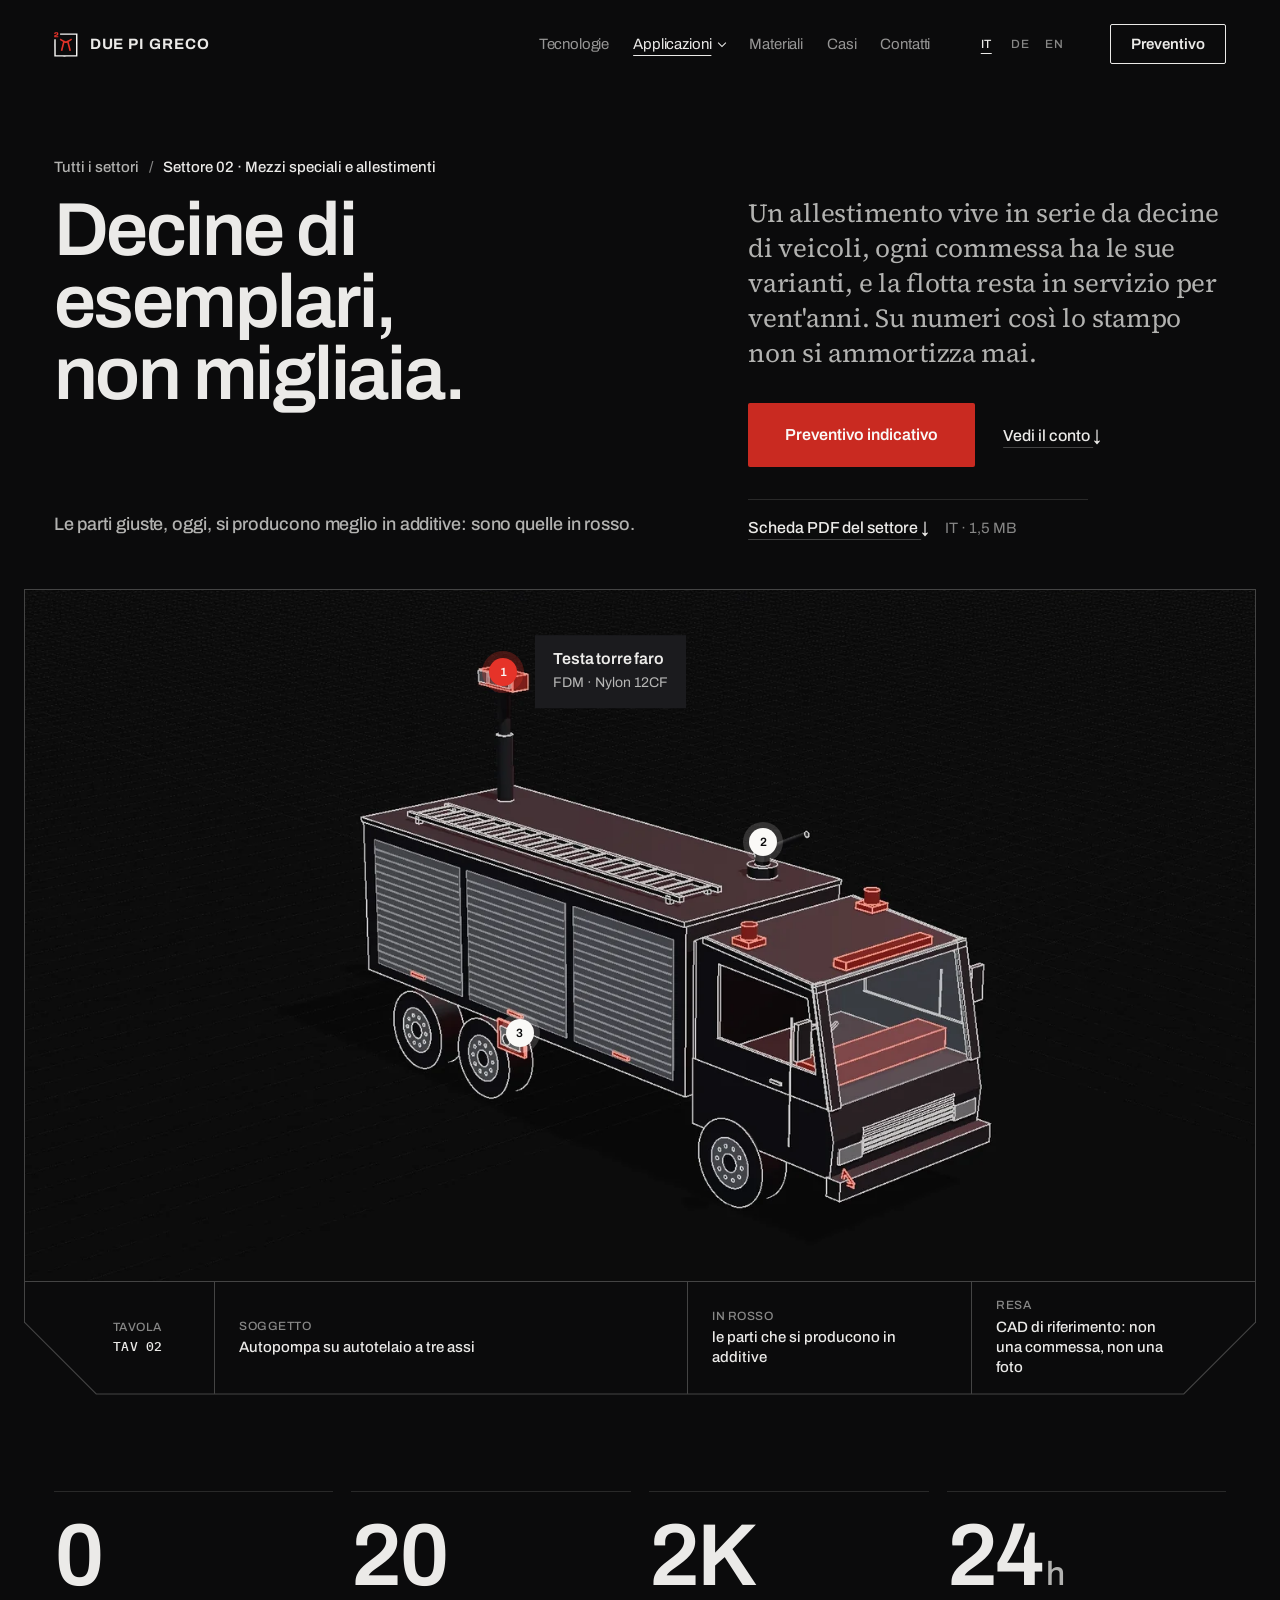
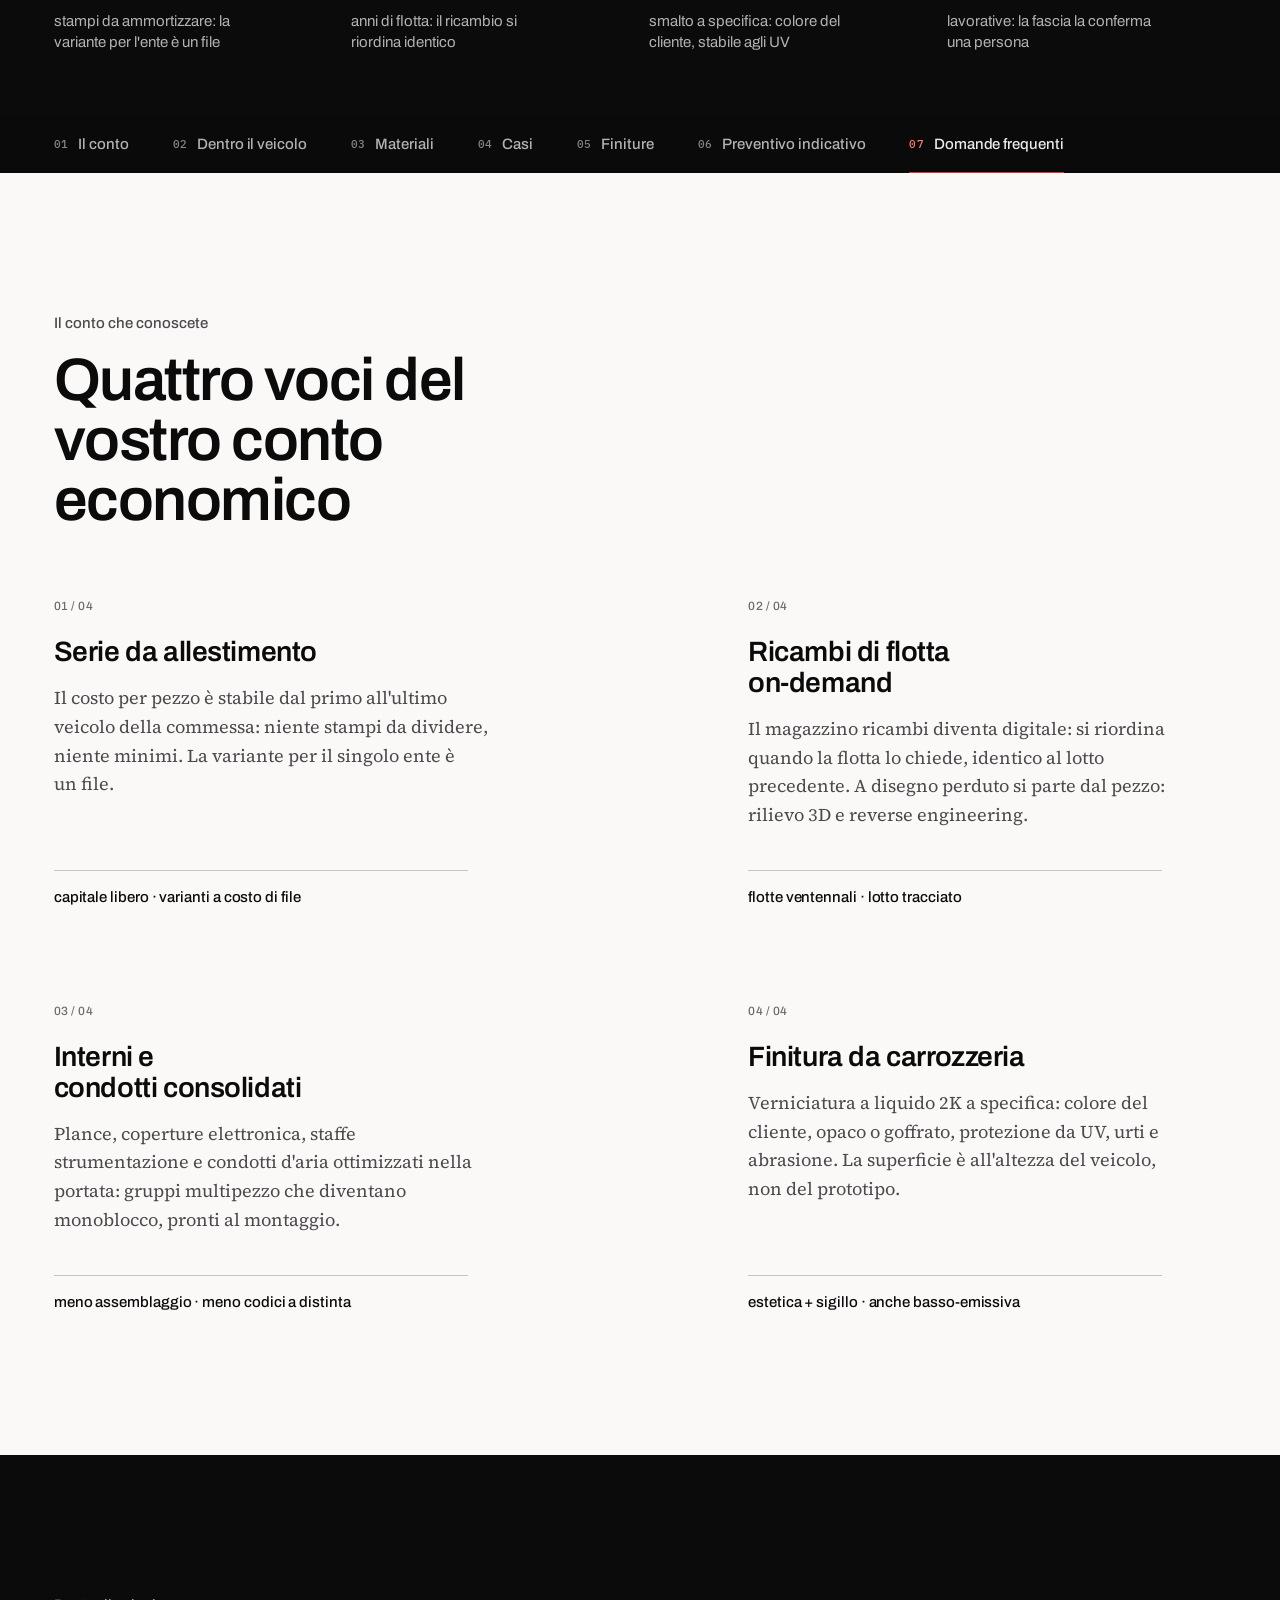
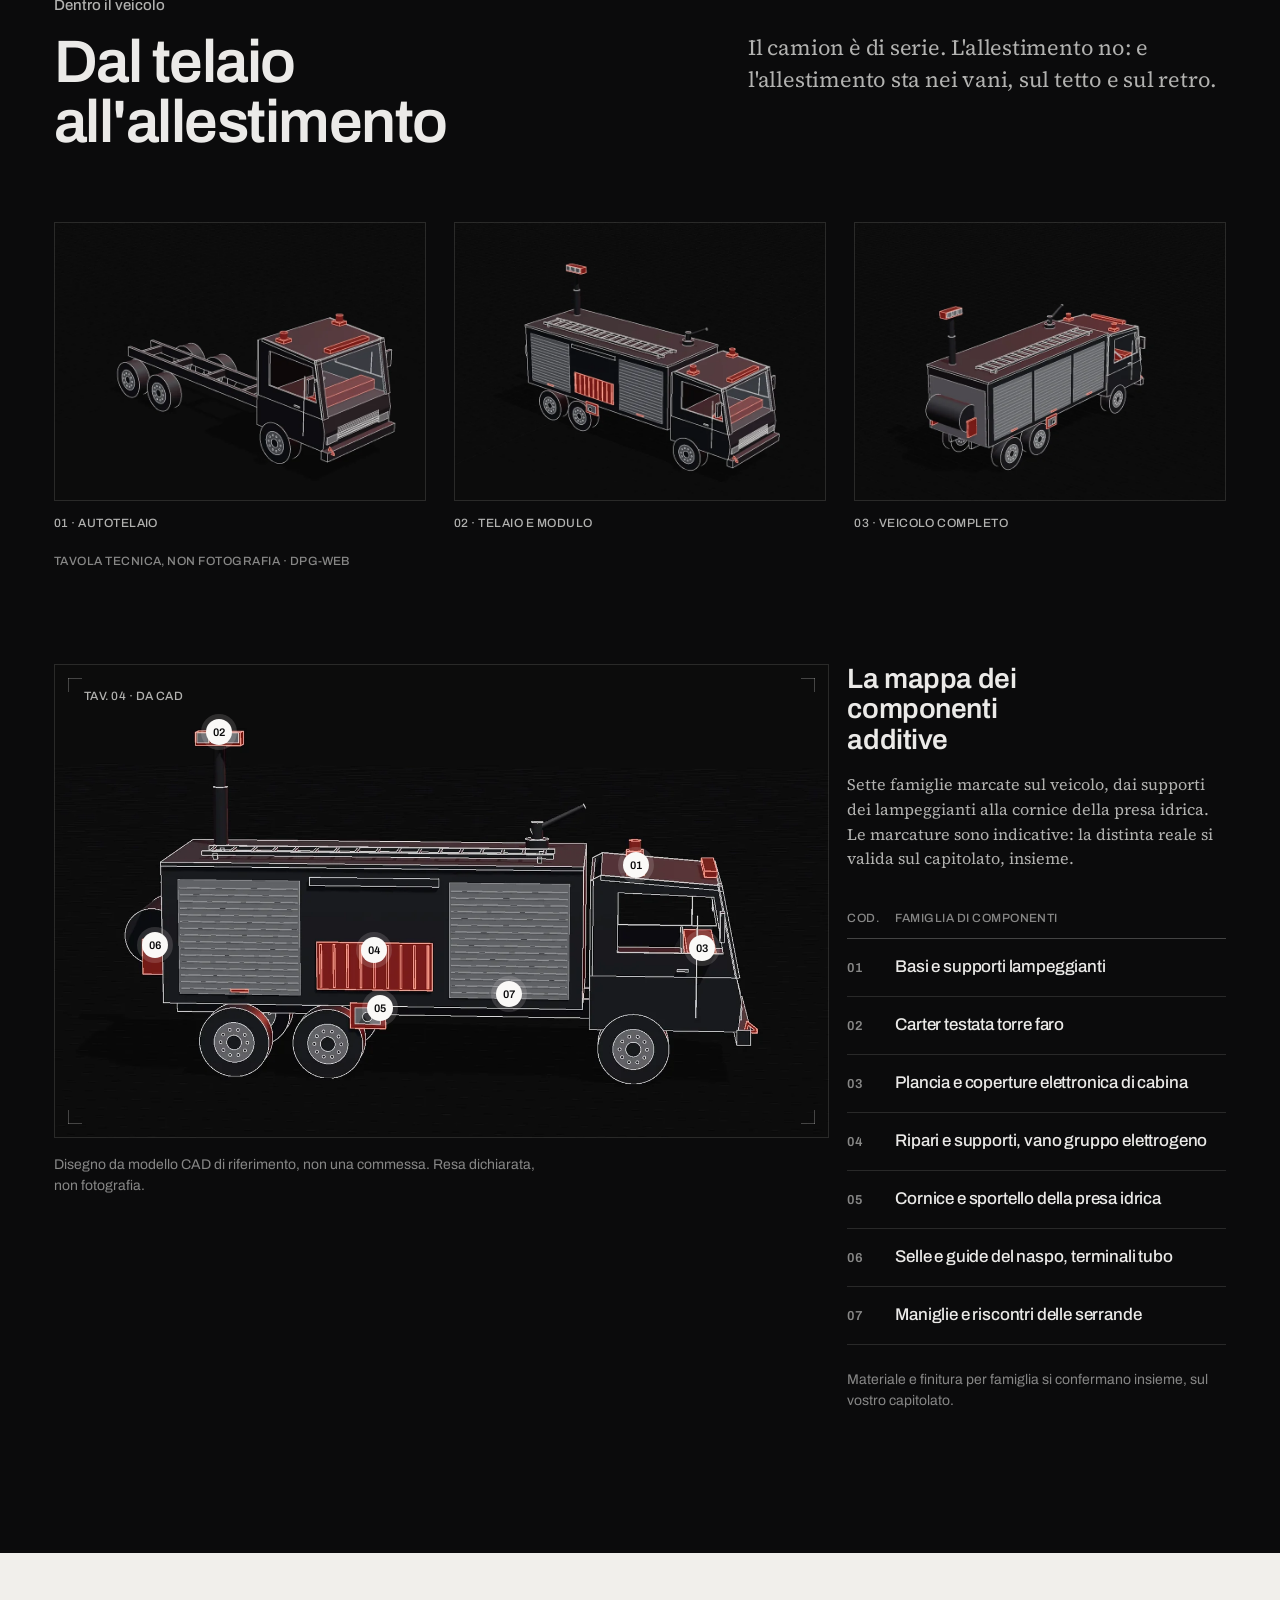
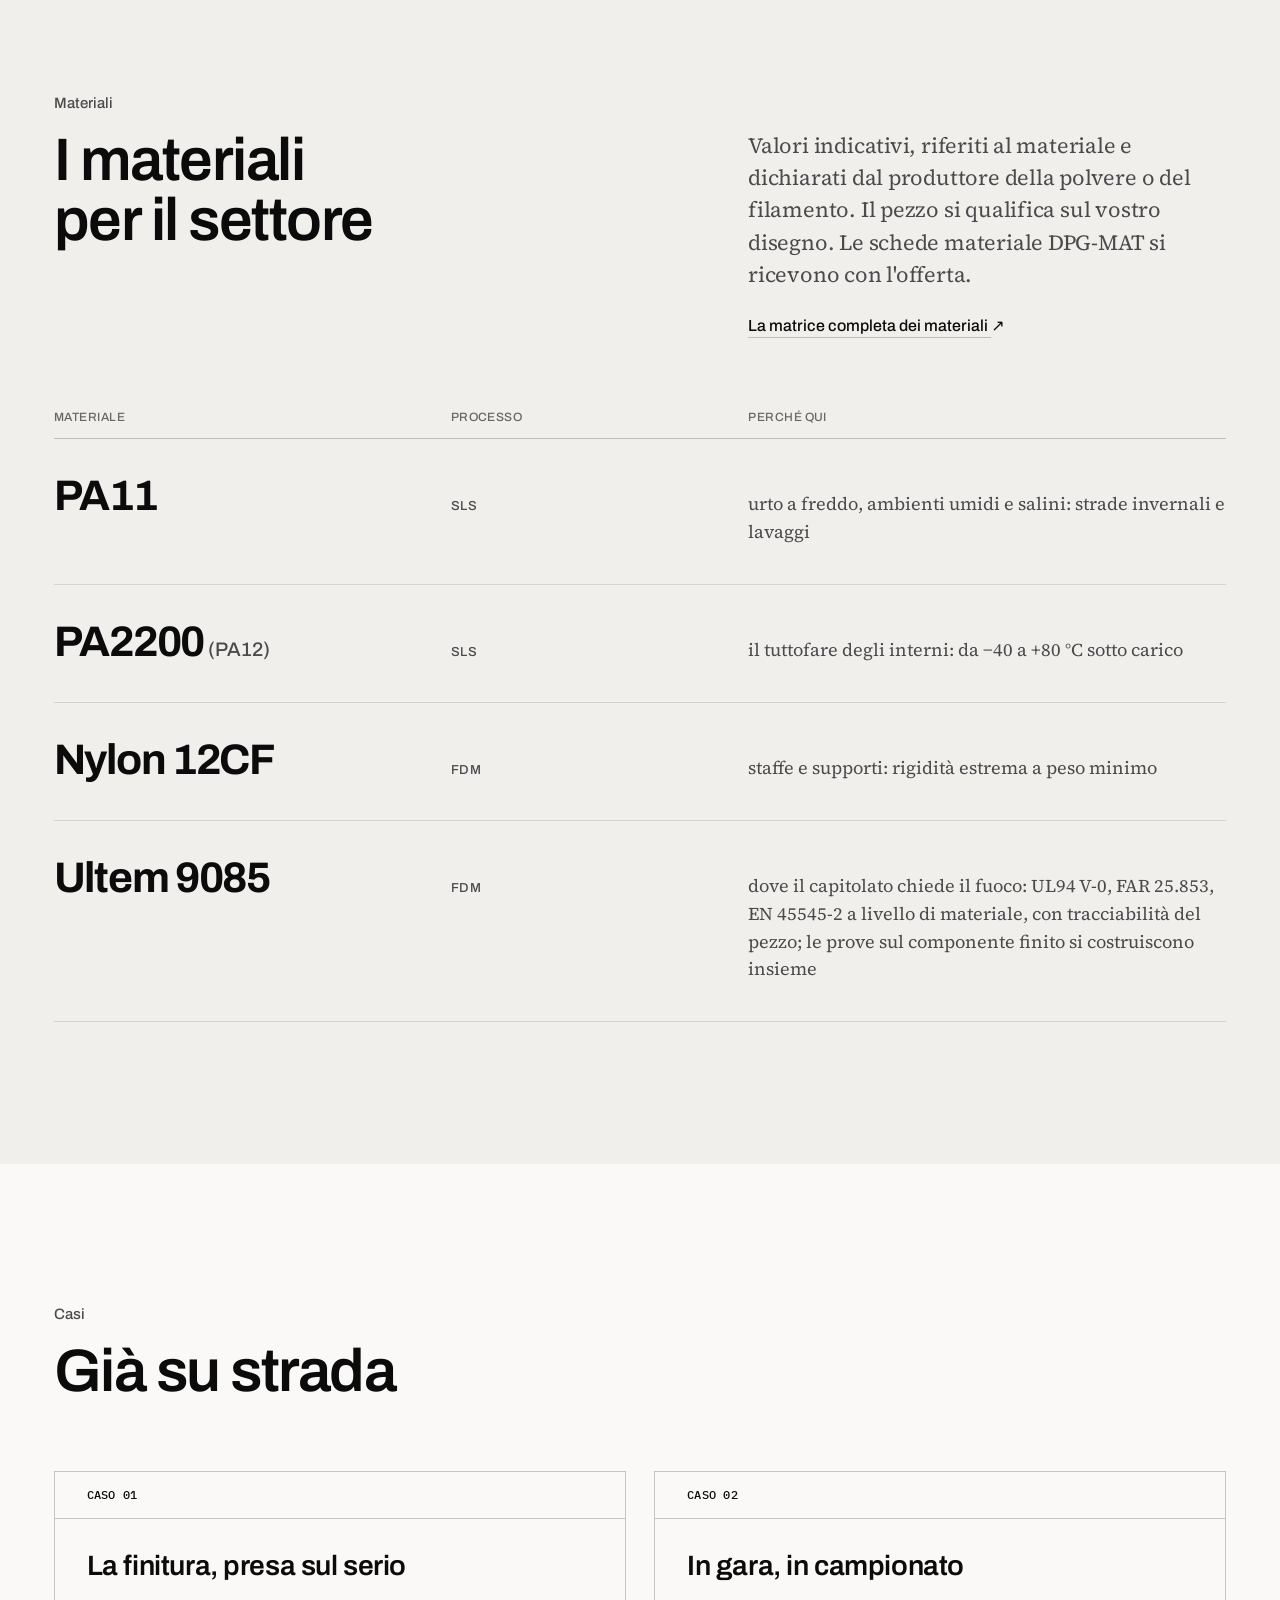
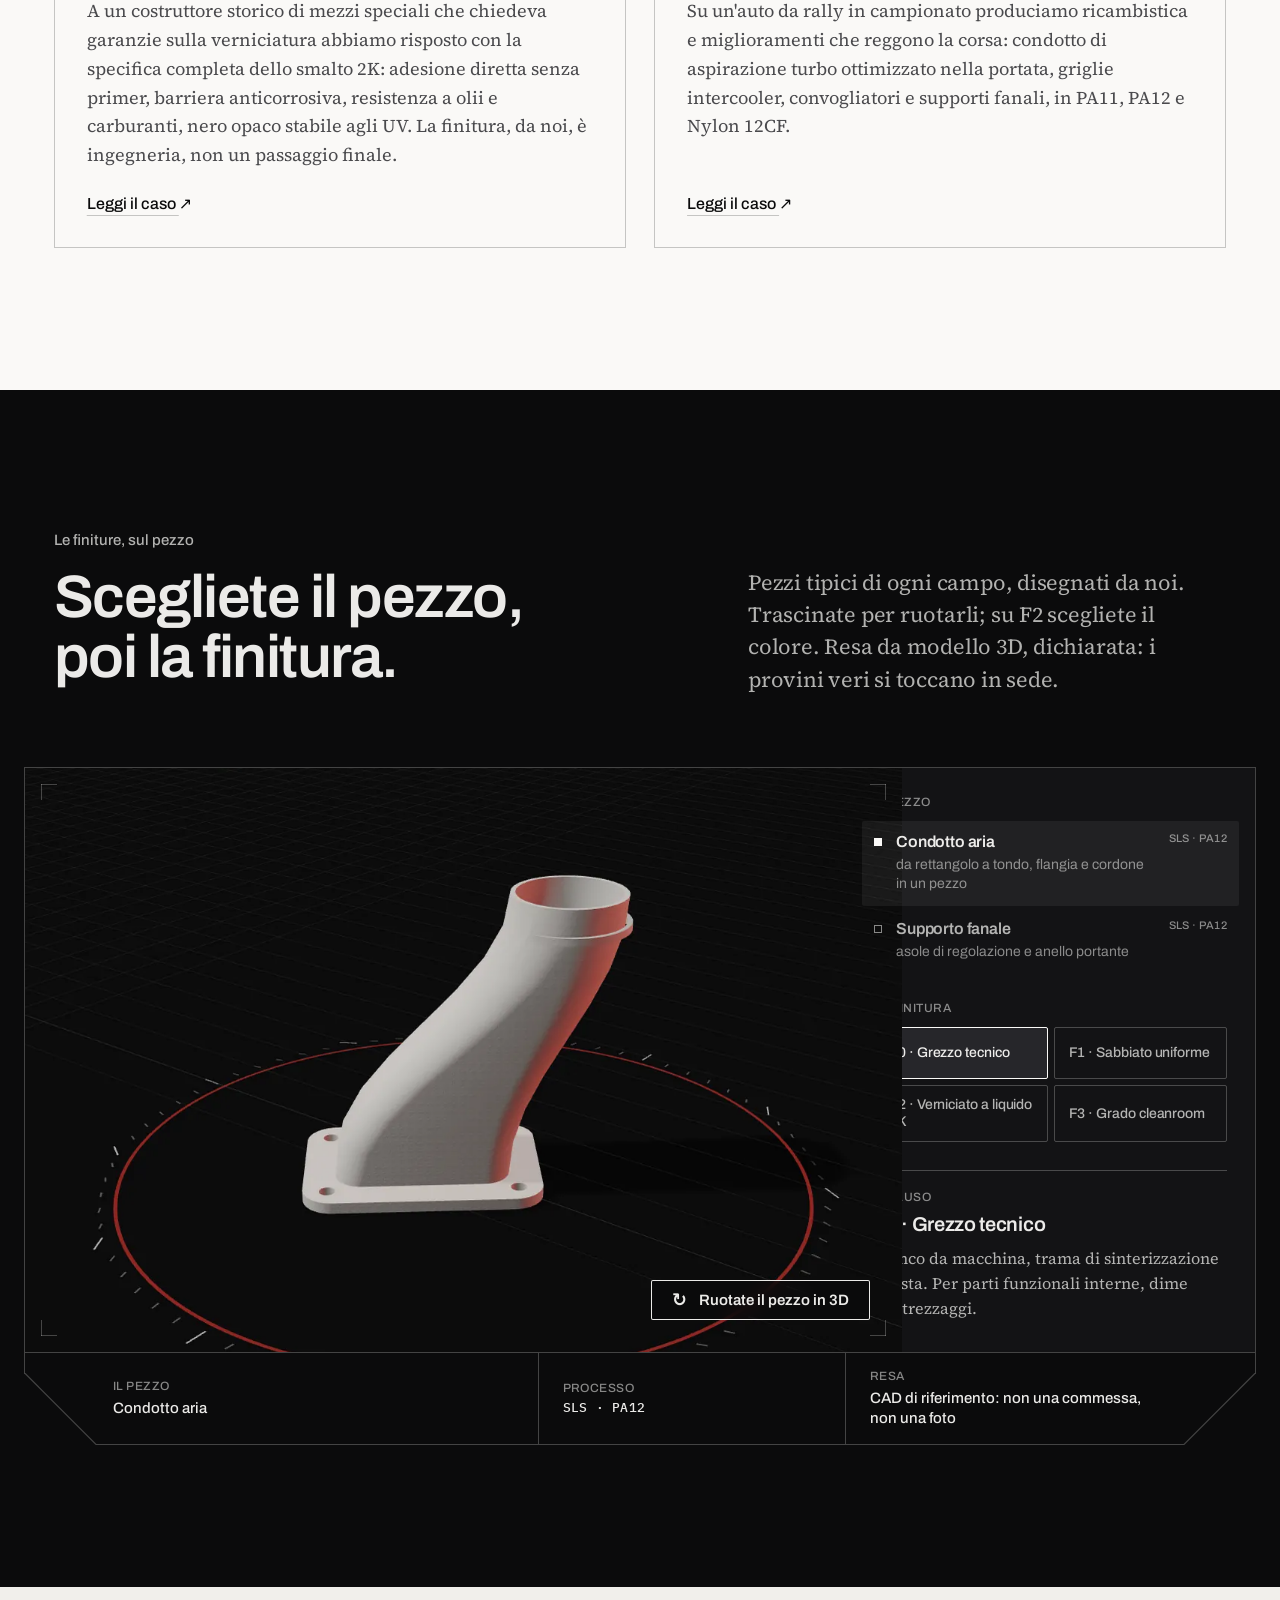
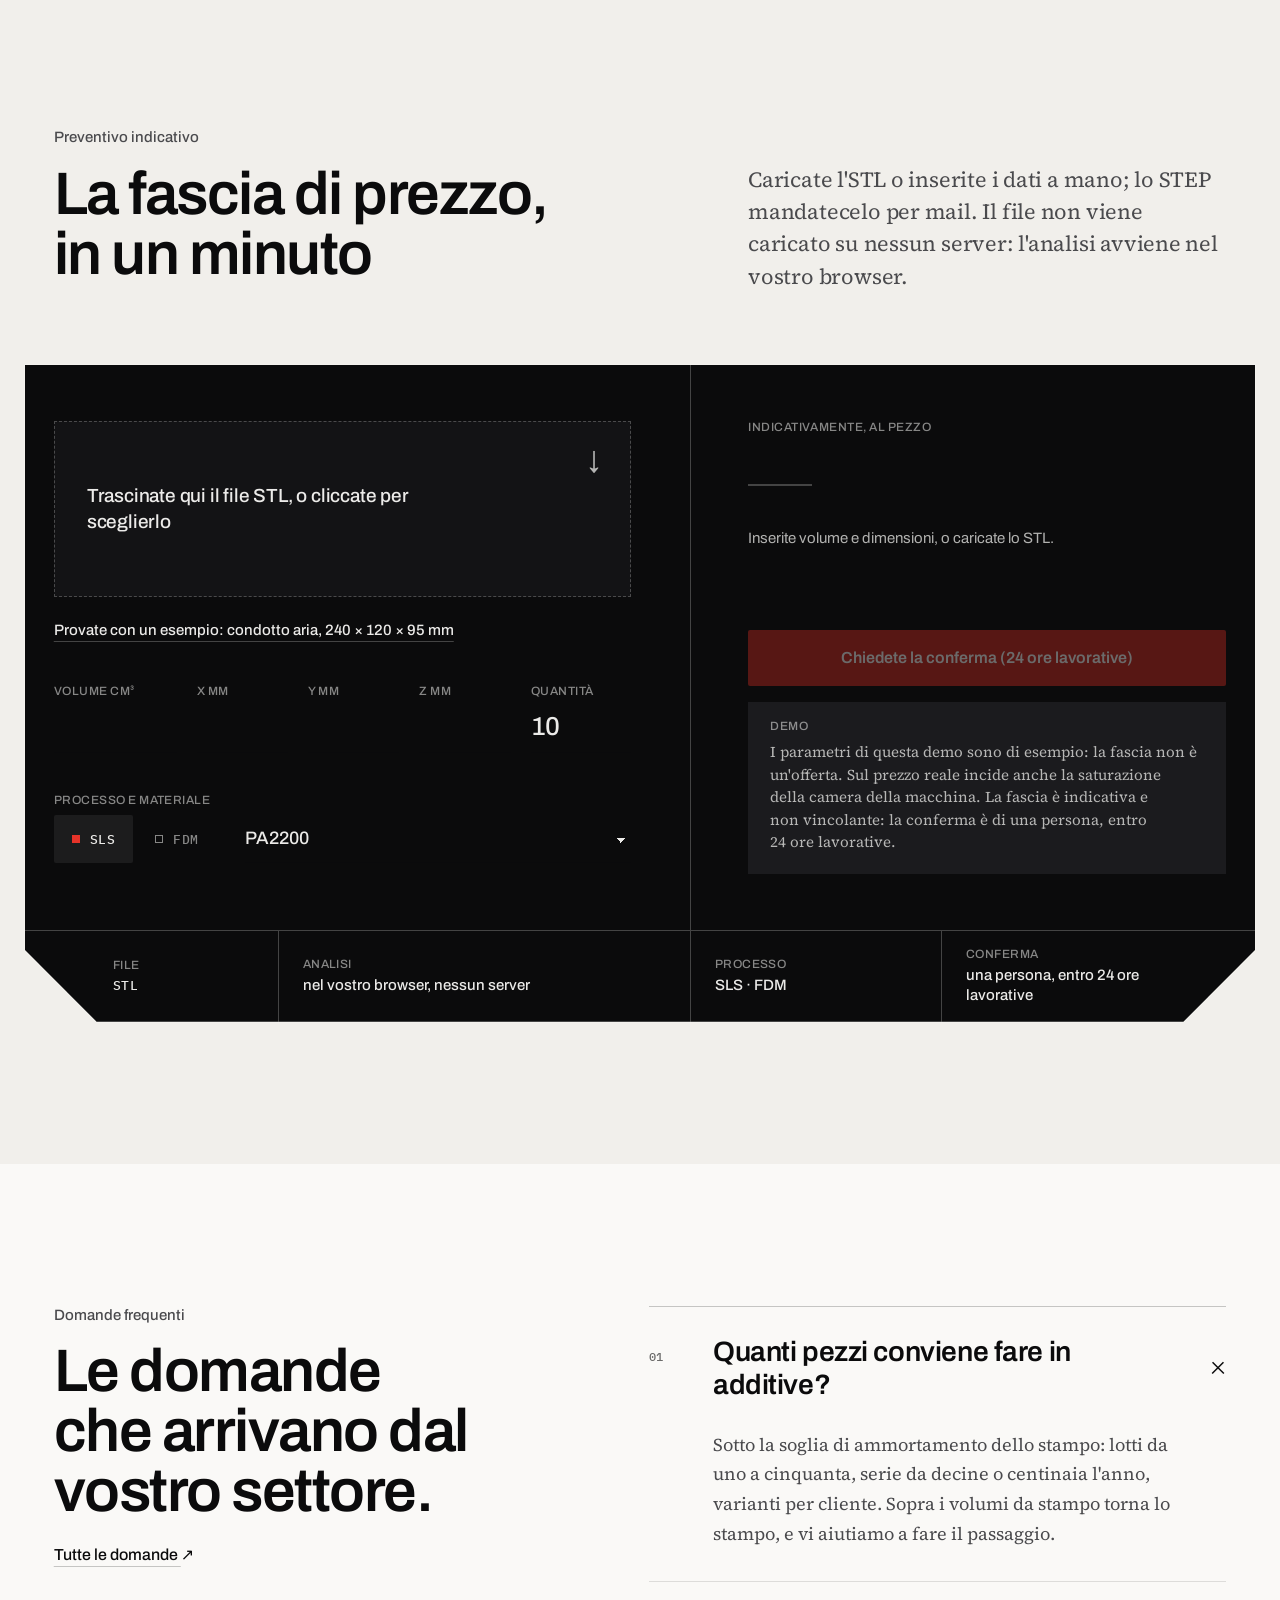
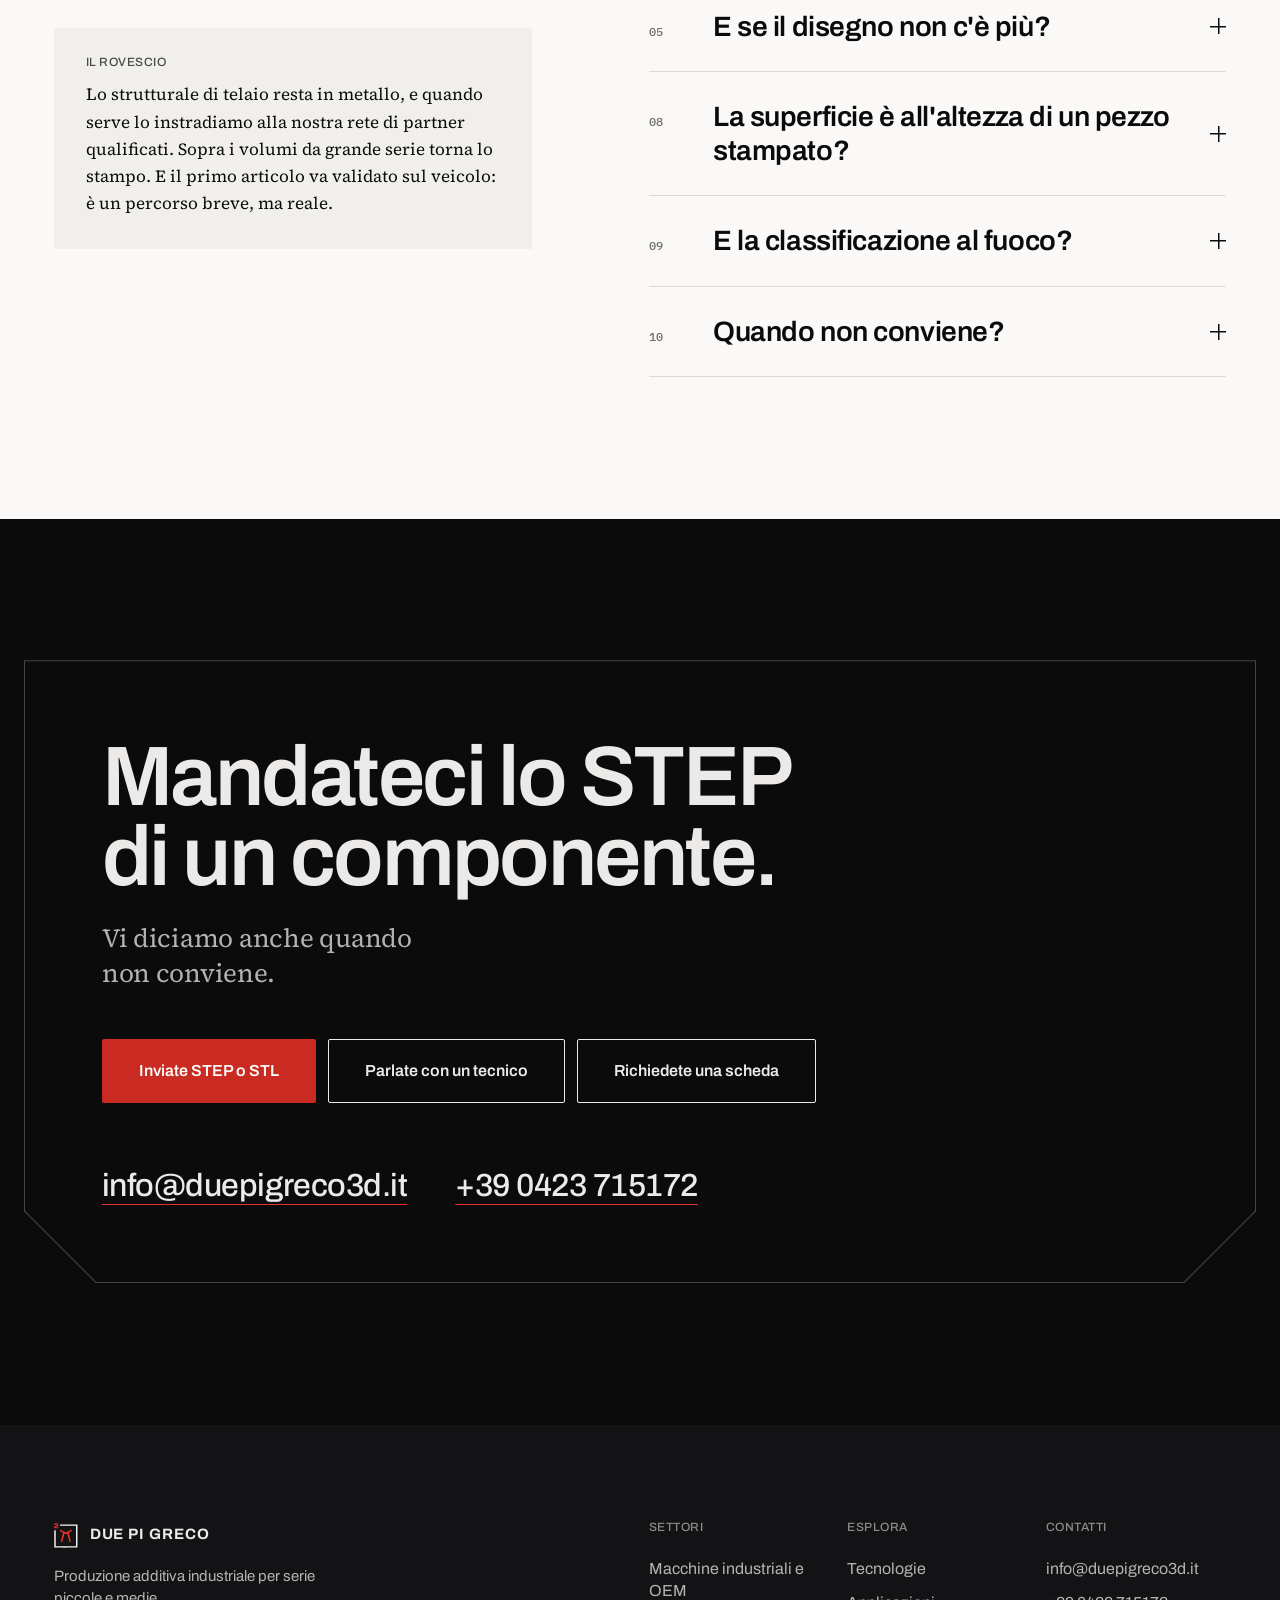
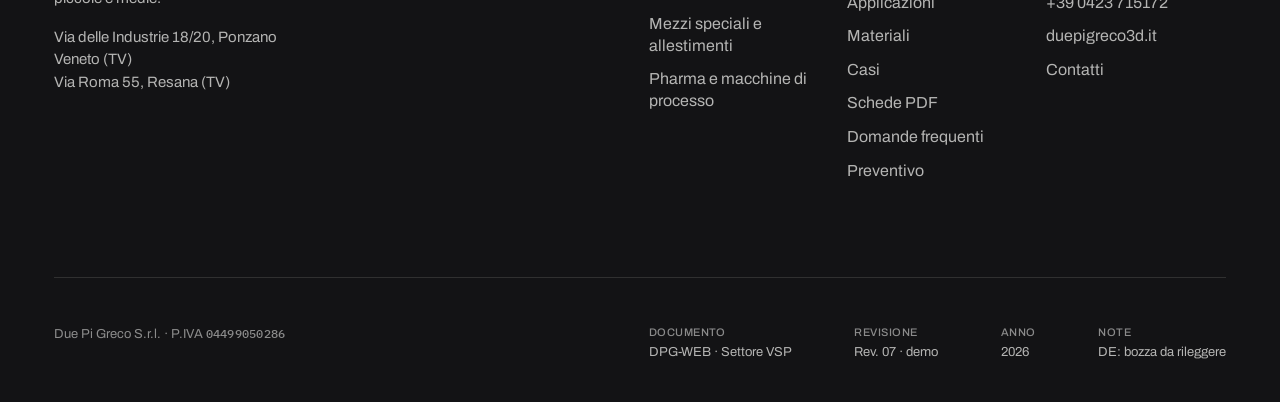
<file: settore-vsp.html>
<!doctype html><html lang="it"><head><meta charset="utf-8">
<meta name="viewport" content="width=device-width,initial-scale=1">
<meta name="description" content="Produzione additiva per mezzi speciali e allestimenti: serie da decine di veicoli, ricambi di flotta, finitura da carrozzeria.">
<meta name="theme-color" content="#0B0B0C">
<title>Mezzi speciali e allestimenti · Due Pi Greco</title>
<link rel="icon" type="image/svg+xml" href="assets/favicon.svg">
<link rel="preload" as="image" href="assets/tav_vsp_hero.webp" fetchpriority="high"><script src="assets/js/finiture3d-avvio.js" defer></script>
<link rel="stylesheet" href="assets/fonts.css"><link rel="stylesheet" href="assets/stile-r07.css">
<script>document.documentElement.classList.add('js')</script>
<script src="assets/comune.js"></script>
</head><body class="r07 p-settore-vsp p-settore">
<!-- DPG-WEB · DPG-WEB · Settore VSP · Rev. 07. FILE GENERATO da _lavoro/r07/build_r07.py: si modifica _lavoro/r07/pagine/settore-vsp.src.html.
     Testi dal dizionario I18N in fondo (it, de, en; il de e' una bozza). Dati: solo quelli di 00_CONTENUTI_REV06.md. -->
<a class="salta" href="#contenuto" data-i="salta">Vai al contenuto</a>

<!-- BARRA (manuale 4.1): fissa, trasparente sopra la testata scura; .piena dopo 80 px. Il pannello telefono lo apre comune.js.
     Parte comune a tutte le pagine (_lavoro/r07/parti/barra.html): la pagina corrente riceve aria-current dal build. -->
<header class="topbar barra su-nero"><div class="barra-dentro">
  <a class="marchio" href="index.html" aria-label="Due Pi Greco, home"><span class="logo"><svg xmlns="http://www.w3.org/2000/svg" viewBox="0 0 855 1002" role="img" aria-label="Due Pi Greco"><title>Due Pi Greco</title><g transform="translate(0.000000,1002.000000) scale(0.100000,-0.100000)" fill-rule="evenodd"><path class="dpg-nero" fill="#0B0B0C" d="M2185 8777 c-3 -7 -4 -120 -3 -252 l3 -240 2850 -5 c1568 -3 2851 -6 2853 -8 1 -1 1 -1634 0 -3629 l-3 -3628 -3630 0 -3630 0 -3 2839 c-1 2078 -5 2843 -13 2852 -12 15 -448 21 -483 8 -15 -6 -16 -288 -16 -3105 l0 -3099 26 -10 c41 -16 8226 -13 8247 3 16 11 17 274 15 4147 l-3 4135 -3103 3 c-2502 2 -3104 0 -3107 -11z"/><path class="dpg-rosso" fill="#ED1B24" d="M555 9234 c-11 -2 -47 -9 -80 -16 -166 -31 -303 -146 -351 -294 -23 -73 -32 -335 -12 -352 12 -9 69 -12 224 -10 l209 3 11 90 c15 114 27 146 67 176 31 23 38 24 199 24 l168 0 37 -38 38 -37 0 -124 c0 -192 8 -187 -415 -291 -325 -80 -374 -100 -451 -182 -89 -95 -94 -120 -94 -483 l0 -315 715 0 715 0 0 190 0 190 -490 5 -490 5 -3 35 c-4 47 34 120 74 142 17 10 69 27 115 38 110 27 253 63 379 97 335 91 429 226 417 596 -8 225 -38 320 -133 414 -115 112 -211 136 -564 139 -146 1 -274 1 -285 -2z M2289 6883 c-23 -38 -72 -113 -108 -168 -35 -55 -82 -127 -103 -159 -21 -33 -38 -67 -38 -77 0 -11 27 -34 73 -63 257 -160 309 -192 325 -201 9 -6 36 -23 60 -38 23 -15 59 -37 80 -48 20 -11 51 -29 67 -39 17 -10 41 -25 55 -33 14 -7 84 -47 155 -89 127 -73 263 -148 316 -175 15 -7 32 -20 39 -28 13 -16 13 -19 -20 -140 -12 -44 -26 -96 -30 -115 -4 -19 -25 -98 -45 -175 -21 -77 -41 -156 -45 -176 -3 -19 -10 -41 -14 -47 -3 -6 -10 -30 -15 -54 -5 -24 -26 -106 -46 -183 -21 -77 -41 -156 -45 -175 -4 -19 -25 -98 -45 -175 -21 -77 -41 -156 -45 -175 -5 -19 -18 -71 -30 -115 -12 -44 -26 -96 -30 -115 -5 -19 -18 -71 -30 -115 -12 -44 -26 -96 -30 -115 -4 -19 -25 -98 -45 -175 -21 -77 -41 -156 -45 -175 -9 -38 -56 -215 -91 -345 -11 -44 -25 -96 -29 -115 -5 -19 -18 -71 -30 -115 -12 -44 -26 -96 -30 -115 -4 -19 -15 -62 -24 -95 -23 -86 -21 -103 12 -111 15 -4 70 -18 122 -32 52 -13 111 -28 130 -32 19 -4 71 -18 115 -31 44 -12 98 -23 119 -23 43 -1 43 -2 79 139 9 33 21 80 28 105 6 25 15 61 19 80 4 19 18 71 30 115 12 44 26 96 30 115 4 19 22 87 38 150 87 330 105 398 112 431 3 19 10 41 14 47 3 6 10 30 15 54 5 24 25 106 46 183 20 77 41 156 45 175 4 19 22 87 38 150 85 321 105 398 112 430 4 19 18 71 30 115 12 44 26 96 30 115 4 19 25 98 45 175 21 77 41 156 46 175 54 232 56 234 127 204 127 -55 332 -106 422 -107 78 0 206 30 369 89 114 41 119 41 127 7 3 -16 10 -41 15 -58 5 -16 23 -84 39 -150 38 -144 81 -309 122 -465 16 -63 34 -131 38 -150 4 -19 24 -98 45 -175 50 -193 89 -340 140 -540 24 -93 58 -224 75 -290 18 -66 36 -136 40 -155 4 -19 18 -71 30 -115 12 -44 26 -96 30 -115 4 -19 18 -71 30 -115 12 -44 25 -96 30 -115 4 -19 24 -96 43 -170 48 -181 73 -279 81 -314 7 -27 9 -28 54 -23 26 3 72 13 102 22 53 15 294 79 335 89 11 3 32 7 48 11 32 6 34 23 11 104 -22 81 -40 147 -59 221 -9 36 -22 88 -29 115 -8 28 -20 77 -29 110 -52 199 -65 251 -92 355 -10 36 -23 88 -30 115 -7 28 -19 70 -26 95 -6 25 -15 61 -19 80 -7 35 -52 204 -92 350 -11 41 -24 91 -28 110 -4 19 -24 98 -45 175 -20 77 -41 156 -45 175 -4 19 -18 71 -30 115 -12 44 -25 96 -30 115 -7 32 -31 124 -112 430 -16 63 -34 131 -38 150 -14 65 -32 135 -45 175 -25 74 -28 121 -10 139 9 9 20 16 25 16 5 0 44 20 86 45 41 25 78 45 81 45 3 0 39 20 80 45 40 25 76 45 79 45 7 0 583 348 717 433 53 34 97 68 97 76 0 8 -20 44 -43 80 -24 37 -64 98 -89 136 -129 201 -160 246 -172 251 -8 3 -60 -24 -117 -60 -148 -93 -623 -378 -694 -417 -33 -18 -73 -40 -90 -50 -16 -10 -50 -29 -75 -42 -25 -14 -74 -41 -110 -61 -184 -102 -527 -265 -660 -313 -158 -59 -207 -53 -459 54 -79 34 -460 223 -541 270 -19 11 -71 39 -115 63 -94 51 -313 176 -430 247 -114 67 -357 217 -422 260 -46 29 -89 53 -97 53 -7 0 -33 -30 -57 -67z"/></g></svg></span><b>DUE PI GRECO</b></a>
  <span class="targhetta">Demo · Rev. 07</span>
  <nav class="nav" aria-label="Menu" data-i-aria="nav_menu">
    <a href="tecnologie.html" data-i="nav_tec">Tecnologie</a>
    <div class="menu-voce corrente"><button type="button" class="menu-apri" aria-expanded="false" aria-controls="menu-app" data-i="nav_app">Applicazioni</button>
      <div class="menu-sotto" id="menu-app">
        <a href="settore-oem.html"><i>01</i><b data-i="p_s1">Macchine industriali e OEM</b><span data-i="nav_s1d">carter, formati, attrezzaggi, ricambi</span></a>
        <a href="settore-vsp.html" aria-current="page"><i>02</i><b data-i="p_s2">Mezzi speciali e allestimenti</b><span data-i="nav_s2d">allestimenti, flotte, finitura da carrozzeria</span></a>
        <a href="settore-phm.html"><i>03</i><b data-i="p_s3">Pharma e macchine di processo</b><span data-i="nav_s3d">parti a formato, dossier, cleanroom</span></a>
        <a class="menu-tutte" href="applicazioni.html"><i>17</i><b data-i="nav_tutti">Tutte le applicazioni</b><span data-i="nav_fam">Famiglie di parti</span></a>
      </div></div>
    <a href="materiali.html" data-i="nav_mat">Materiali</a>
    <a href="casi.html" data-i="nav_casi">Casi</a>
    <a href="contatti.html" data-i="nav_cont">Contatti</a>
  </nav>
  <div class="lingue" role="group" aria-label="Lingua" data-i-aria="lingua">
    <button type="button" class="lang attiva" data-lang="it" lang="it" aria-pressed="true">IT</button>
    <button type="button" class="lang" data-lang="de" lang="de" aria-pressed="false">DE</button>
    <button type="button" class="lang" data-lang="en" lang="en" aria-pressed="false">EN</button>
  </div>
  <a class="btn btn--contorno btn--p btn-barra" href="preventivo.html" data-i="nav_prev">Preventivo</a>
  <button type="button" class="menu-tasto" aria-expanded="false" aria-controls="menu-pannello" data-i="nav_menu">Menu</button>
</div></header>

<!-- PANNELLO TELEFONO: data-bp e' la larghezza da cui la barra torna intera (comune.js lo chiude oltre questa misura) -->
<div class="menu-pannello" id="menu-pannello" role="dialog" aria-modal="true" aria-label="Menu" data-i-aria="nav_menu" data-bp="1080">
  <div class="mp-testa"><a class="marchio" href="index.html" aria-label="Due Pi Greco, home"><span class="logo"><svg xmlns="http://www.w3.org/2000/svg" viewBox="0 0 855 1002" role="img" aria-label="Due Pi Greco"><title>Due Pi Greco</title><g transform="translate(0.000000,1002.000000) scale(0.100000,-0.100000)" fill-rule="evenodd"><path class="dpg-nero" fill="#0B0B0C" d="M2185 8777 c-3 -7 -4 -120 -3 -252 l3 -240 2850 -5 c1568 -3 2851 -6 2853 -8 1 -1 1 -1634 0 -3629 l-3 -3628 -3630 0 -3630 0 -3 2839 c-1 2078 -5 2843 -13 2852 -12 15 -448 21 -483 8 -15 -6 -16 -288 -16 -3105 l0 -3099 26 -10 c41 -16 8226 -13 8247 3 16 11 17 274 15 4147 l-3 4135 -3103 3 c-2502 2 -3104 0 -3107 -11z"/><path class="dpg-rosso" fill="#ED1B24" d="M555 9234 c-11 -2 -47 -9 -80 -16 -166 -31 -303 -146 -351 -294 -23 -73 -32 -335 -12 -352 12 -9 69 -12 224 -10 l209 3 11 90 c15 114 27 146 67 176 31 23 38 24 199 24 l168 0 37 -38 38 -37 0 -124 c0 -192 8 -187 -415 -291 -325 -80 -374 -100 -451 -182 -89 -95 -94 -120 -94 -483 l0 -315 715 0 715 0 0 190 0 190 -490 5 -490 5 -3 35 c-4 47 34 120 74 142 17 10 69 27 115 38 110 27 253 63 379 97 335 91 429 226 417 596 -8 225 -38 320 -133 414 -115 112 -211 136 -564 139 -146 1 -274 1 -285 -2z M2289 6883 c-23 -38 -72 -113 -108 -168 -35 -55 -82 -127 -103 -159 -21 -33 -38 -67 -38 -77 0 -11 27 -34 73 -63 257 -160 309 -192 325 -201 9 -6 36 -23 60 -38 23 -15 59 -37 80 -48 20 -11 51 -29 67 -39 17 -10 41 -25 55 -33 14 -7 84 -47 155 -89 127 -73 263 -148 316 -175 15 -7 32 -20 39 -28 13 -16 13 -19 -20 -140 -12 -44 -26 -96 -30 -115 -4 -19 -25 -98 -45 -175 -21 -77 -41 -156 -45 -176 -3 -19 -10 -41 -14 -47 -3 -6 -10 -30 -15 -54 -5 -24 -26 -106 -46 -183 -21 -77 -41 -156 -45 -175 -4 -19 -25 -98 -45 -175 -21 -77 -41 -156 -45 -175 -5 -19 -18 -71 -30 -115 -12 -44 -26 -96 -30 -115 -5 -19 -18 -71 -30 -115 -12 -44 -26 -96 -30 -115 -4 -19 -25 -98 -45 -175 -21 -77 -41 -156 -45 -175 -9 -38 -56 -215 -91 -345 -11 -44 -25 -96 -29 -115 -5 -19 -18 -71 -30 -115 -12 -44 -26 -96 -30 -115 -4 -19 -15 -62 -24 -95 -23 -86 -21 -103 12 -111 15 -4 70 -18 122 -32 52 -13 111 -28 130 -32 19 -4 71 -18 115 -31 44 -12 98 -23 119 -23 43 -1 43 -2 79 139 9 33 21 80 28 105 6 25 15 61 19 80 4 19 18 71 30 115 12 44 26 96 30 115 4 19 22 87 38 150 87 330 105 398 112 431 3 19 10 41 14 47 3 6 10 30 15 54 5 24 25 106 46 183 20 77 41 156 45 175 4 19 22 87 38 150 85 321 105 398 112 430 4 19 18 71 30 115 12 44 26 96 30 115 4 19 25 98 45 175 21 77 41 156 46 175 54 232 56 234 127 204 127 -55 332 -106 422 -107 78 0 206 30 369 89 114 41 119 41 127 7 3 -16 10 -41 15 -58 5 -16 23 -84 39 -150 38 -144 81 -309 122 -465 16 -63 34 -131 38 -150 4 -19 24 -98 45 -175 50 -193 89 -340 140 -540 24 -93 58 -224 75 -290 18 -66 36 -136 40 -155 4 -19 18 -71 30 -115 12 -44 26 -96 30 -115 4 -19 18 -71 30 -115 12 -44 25 -96 30 -115 4 -19 24 -96 43 -170 48 -181 73 -279 81 -314 7 -27 9 -28 54 -23 26 3 72 13 102 22 53 15 294 79 335 89 11 3 32 7 48 11 32 6 34 23 11 104 -22 81 -40 147 -59 221 -9 36 -22 88 -29 115 -8 28 -20 77 -29 110 -52 199 -65 251 -92 355 -10 36 -23 88 -30 115 -7 28 -19 70 -26 95 -6 25 -15 61 -19 80 -7 35 -52 204 -92 350 -11 41 -24 91 -28 110 -4 19 -24 98 -45 175 -20 77 -41 156 -45 175 -4 19 -18 71 -30 115 -12 44 -25 96 -30 115 -7 32 -31 124 -112 430 -16 63 -34 131 -38 150 -14 65 -32 135 -45 175 -25 74 -28 121 -10 139 9 9 20 16 25 16 5 0 44 20 86 45 41 25 78 45 81 45 3 0 39 20 80 45 40 25 76 45 79 45 7 0 583 348 717 433 53 34 97 68 97 76 0 8 -20 44 -43 80 -24 37 -64 98 -89 136 -129 201 -160 246 -172 251 -8 3 -60 -24 -117 -60 -148 -93 -623 -378 -694 -417 -33 -18 -73 -40 -90 -50 -16 -10 -50 -29 -75 -42 -25 -14 -74 -41 -110 -61 -184 -102 -527 -265 -660 -313 -158 -59 -207 -53 -459 54 -79 34 -460 223 -541 270 -19 11 -71 39 -115 63 -94 51 -313 176 -430 247 -114 67 -357 217 -422 260 -46 29 -89 53 -97 53 -7 0 -33 -30 -57 -67z"/></g></svg></span><b>DUE PI GRECO</b></a>
    <button type="button" class="menu-tasto" data-menu-chiudi data-i="nav_chiudi">Chiudi</button></div>
  <ul class="mp-voci">
    <li><a href="index.html" data-i="nav_home">Home</a></li>
    <li><a href="tecnologie.html" data-i="nav_tec">Tecnologie</a></li>
    <li><a href="applicazioni.html" data-i="nav_app">Applicazioni</a></li>
    <li><a href="materiali.html" data-i="nav_mat">Materiali</a></li>
    <li><a href="casi.html" data-i="nav_casi">Casi</a></li>
    <li><a href="contatti.html" data-i="nav_cont">Contatti</a></li>
  </ul>
  <a class="btn btn--primario mp-cta" href="preventivo.html" data-i="nav_prev">Preventivo</a>
  <p class="etichetta mp-lab" data-i="nav_set">Settori</p>
  <ul class="mp-settori">
    <li><a href="settore-oem.html"><span class="solo-lettore">01 </span><b data-i="p_s1">Macchine industriali e OEM</b><span data-i="nav_s1d">carter, formati, attrezzaggi, ricambi</span></a></li>
    <li><a href="settore-vsp.html" aria-current="page"><span class="solo-lettore">02 </span><b data-i="p_s2">Mezzi speciali e allestimenti</b><span data-i="nav_s2d">allestimenti, flotte, finitura da carrozzeria</span></a></li>
    <li><a href="settore-phm.html"><span class="solo-lettore">03 </span><b data-i="p_s3">Pharma e macchine di processo</b><span data-i="nav_s3d">parti a formato, dossier, cleanroom</span></a></li>
  </ul>
  <p class="etichetta mp-lab" data-i="top_c">Contatti</p>
  <p class="mp-contatti"><a href="mailto:info@duepigreco3d.it">info@duepigreco3d.it</a><br><a href="tel:+390423715172">+39 0423 715172</a></p>
  <p class="etichetta mp-lab" id="mp-lingua" data-i="lingua">Lingua</p>
  <div class="mp-lingue" role="group" aria-labelledby="mp-lingua">
    <button type="button" class="lang attiva" data-lang="it" lang="it" aria-pressed="true">IT</button>
    <button type="button" class="lang" data-lang="de" lang="de" aria-pressed="false">DE</button>
    <button type="button" class="lang" data-lang="en" lang="en" aria-pressed="false">EN</button>
  </div>
</div>

<main id="contenuto" tabindex="-1">

<!-- TESTATA · nero (settore 02). Stesso stampo di settore-oem: briciole, H1, lead, azioni, riga guida, tavola in cornice.
     Tre richiami su due righe (la parte e il suo processo), dalla pagina precedente: --u = cx/1800, --v = cy/1200 dei cerchi SVG. -->
<section class="testata settore-testa su-nero" id="hero" aria-labelledby="h-titolo">
  <div class="griglia testata-testa">
    <div class="testata-titolo rivela">
      <nav class="briciole" aria-label="Sei qui" data-i-aria="st_bric"><a href="index.html#settori" data-i="brife">Tutti i settori</a><span aria-hidden="true">/</span><span aria-current="page" data-i="set">Settore 02 · Mezzi speciali e allestimenti</span></nav>
      <h1 id="h-titolo" data-i="h1">Decine di esemplari, non migliaia.</h1>
    </div>
    <div class="testata-lato rivela r2">
      <p class="lead" data-i="intro">Un allestimento vive in serie da decine di veicoli, ogni commessa ha le sue varianti, e la flotta resta in servizio per vent'anni. Su numeri così lo stampo non si ammortizza mai.</p>
      <div class="testata-azioni">
        <a class="btn btn--primario btn--g" href="#quotazione" data-i="cta1">Preventivo indicativo</a>
        <a class="link" href="#conto"><span data-i="cta2">Vedi il conto</span> <span class="freccia" aria-hidden="true">↓</span></a>
      </div>
      <a class="pdf-settore" href="schede/DPG_Scheda_Settore_Mezzi_Speciali.pdf" type="application/pdf" hreflang="it"><span class="link"><span data-i="cta_pdf_set">Scheda PDF del settore</span> <span class="freccia" aria-hidden="true">↓</span></span><span class="meta"><span aria-hidden="true">IT</span><span class="solo-lettore" data-i="a7_pdf_lingua">in italiano</span> · <span data-mb="1.5">1,5</span>&nbsp;MB</span></a>
    </div>
    <p class="settore-guida rivela r3" data-i="intro_g">Le parti giuste, oggi, si producono meglio in additive: sono quelle in rosso.</p>
  </div>
  <div class="cornice settore-cornice rivela r3">
    <figure class="cornice-dentro">
      <div class="tavola tavola--settore">
        <img src="assets/tav_vsp_hero.webp" width="1500" height="1000" alt="Tavola tecnica: autopompa su autotelaio a tre assi, linee bianche su nero, in rosso le parti che si producono in additive" data-i-alt="alt_hero" fetchpriority="high" decoding="async">
        <button type="button" class="richiamo attivo" style="--u:.3889;--v:.1983" aria-pressed="true">1<span class="pop"><b data-i="r1a">Testa torre faro</b><span data-i="r1b">FDM · Nylon 12CF</span></span></button>
        <button type="button" class="richiamo" style="--u:.6;--v:.4058" aria-pressed="false">2<span class="pop"><b data-i="r2a">Monitor antincendio</b><span data-i="r2b">metallo · rete partner</span></span></button>
        <button type="button" class="richiamo" style="--u:.4022;--v:.6392" aria-pressed="false">3<span class="pop"><b data-i="r4a">Presa idrica: cornice e sportello</b><span data-i="r4b">SLS · PA12 · verniciatura 2K</span></span></button>
      </div>
      <figcaption>
        <ol class="richiami-lista" aria-hidden="true">
          <li class="attivo"><span class="rl-n">1</span><span><b data-i="r1a">Testa torre faro</b> <span data-i="r1b">FDM · Nylon 12CF</span></span></li>
          <li><span class="rl-n">2</span><span><b data-i="r2a">Monitor antincendio</b> <span data-i="r2b">metallo · rete partner</span></span></li>
          <li><span class="rl-n">3</span><span><b data-i="r4a">Presa idrica: cornice e sportello</b> <span data-i="r4b">SLS · PA12 · verniciatura 2K</span></span></li>
        </ol>
        <dl class="cartiglio">
          <div><dt data-i="cg_tav">Tavola</dt><dd class="mono" data-i="cg_tav_v">TAV 02</dd></div>
          <div><dt data-i="cg_sog">Soggetto</dt><dd data-i="cg_sog_v">Autopompa su autotelaio a tre assi</dd></div>
          <div><dt data-i="cg_rosso">In rosso</dt><dd data-i="cg_rosso_v">le parti che si producono in additive</dd></div>
          <div><dt data-i="cg_resa">Resa</dt><dd data-i="cg_resa_v">CAD di riferimento: non una commessa, non una foto</dd></div>
        </dl>
      </figcaption>
    </figure>
  </div>
</section>

<!-- DATI CHIAVE · nero -->
<section class="dati settore-dati su-nero" aria-label="Dati chiave" data-i-aria="d7_aria">
  <ul class="griglia">
    <li class="rivela"><strong>0</strong><p data-i="k_l1">stampi da ammortizzare: la variante per l'ente è un file</p></li>
    <li class="rivela r2"><strong>20</strong><p data-i="k_l2">anni di flotta: il ricambio si riordina identico</p></li>
    <li class="rivela r3"><strong>2K</strong><p data-i="k_l3">smalto a specifica: colore del cliente, stabile agli UV</p></li>
    <li class="rivela r4"><strong>24<small>h</small></strong><p data-i="k_l4">lavorative: la fascia la conferma una persona</p></li>
  </ul>
</section>

<nav class="indice" aria-label="In questa pagina" data-i-aria="st_ix">
  <div class="indice-dentro">
    <a href="#conto"><i>01</i><span data-i="st_ix_conto">Il conto</span></a>
    <a href="#dentro"><i>02</i><span data-i="s2o">Dentro il veicolo</span></a>
    <a href="#materiali"><i>03</i><span data-i="s3o">Materiali</span></a>
    <a href="#casi"><i>04</i><span data-i="s4o">Casi</span></a>
    <a href="#finiture"><i>05</i><span data-i="st_ix_fin">Finiture</span></a>
    <a href="#fascia"><i>06</i><span data-i="s6o">Preventivo indicativo</span></a>
    <a href="#faq"><i>07</i><span data-i="hf_o">Domande frequenti</span></a>
  </div>
</nav>

<!-- IL CONTO · carta. La pagina precedente di VSP non ha testo introduttivo ne' frase di chiusura: solo titolo e voci. -->
<section class="sezione su-carta sez-conto" id="conto" aria-labelledby="h-conto">
  <div class="griglia testa-split">
    <div class="ts-titolo rivela"><p class="occhiello" data-i="s1o">Il conto che conoscete</p><h2 id="h-conto" data-i="s1t">Quattro voci del vostro conto economico</h2></div>
  </div>
  <ol class="griglia voci">
    <li class="voce rivela"><span class="etichetta conta">01 / 04</span><h3 data-i="b1t">Serie da allestimento</h3><p data-i="b1p">Il costo per pezzo è stabile dal primo all'ultimo veicolo della commessa: niente stampi da dividere, niente minimi. La variante per il singolo ente è un file.</p><p class="voce-dato" data-i="b1g">capitale libero · varianti a costo di file</p></li>
    <li class="voce rivela r2"><span class="etichetta conta">02 / 04</span><h3 data-i="b2t">Ricambi di flotta on-demand</h3><p data-i="b2p">Il magazzino ricambi diventa digitale: si riordina quando la flotta lo chiede, identico al lotto precedente. A disegno perduto si parte dal pezzo: rilievo 3D e reverse engineering.</p><p class="voce-dato" data-i="b2g">flotte ventennali · lotto tracciato</p></li>
    <li class="voce rivela"><span class="etichetta conta">03 / 04</span><h3 data-i="b3t">Interni e condotti consolidati</h3><p data-i="b3p">Plance, coperture elettronica, staffe strumentazione e condotti d'aria ottimizzati nella portata: gruppi multipezzo che diventano monoblocco, pronti al montaggio.</p><p class="voce-dato" data-i="b3g">meno assemblaggio · meno codici a distinta</p></li>
    <li class="voce rivela r2"><span class="etichetta conta">04 / 04</span><h3 data-i="b4t">Finitura da carrozzeria</h3><p data-i="b4p">Verniciatura a liquido 2K a specifica: colore del cliente, opaco o goffrato, protezione da UV, urti e abrasione. La superficie è all'altezza del veicolo, non del prototipo.</p><p class="voce-dato" data-i="b4g">estetica + sigillo · anche basso-emissiva</p></li>
  </ol>
</section>

<!-- DENTRO IL VEICOLO · nero. La sequenza dal telaio al veicolo completo (tre tavole), poi la mappa con i sette marcatori
     e la distinta: la riga sotto il mouse accende il suo numero sulla tavola (script in fondo). -->
<section class="sezione su-nero sez-dentro" id="dentro" aria-labelledby="h-dentro">
  <div class="griglia testa-split">
    <div class="ts-titolo rivela"><p class="occhiello" data-i="s2o">Dentro il veicolo</p><h2 id="h-dentro" data-i="s2t">Dal telaio all'allestimento</h2></div>
    <p class="ts-lead lead lead--corpo rivela r2" data-i="s2p">Il camion è di serie. L'allestimento no: e l'allestimento sta nei vani, sul tetto e sul retro.</p>
  </div>
  <ol class="griglia sequenza">
    <li class="seq-voce rivela"><figure><span class="seq-img"><img src="assets/tav_vsp_telaio.webp" width="1000" height="750" alt="Tavola tecnica: autotelaio a tre assi senza allestimento" data-i-alt="alt_p1" loading="lazy" decoding="async"></span><figcaption class="etichetta" data-i="p1">01 · Autotelaio</figcaption></figure></li>
    <li class="seq-voce rivela r2"><figure><span class="seq-img"><img src="assets/tav_vsp_modulo.webp" width="1000" height="750" alt="Tavola tecnica: telaio con modulo cisterna e vani aperti" data-i-alt="alt_p2" loading="lazy" decoding="async"></span><figcaption class="etichetta" data-i="p2">02 · Telaio e modulo</figcaption></figure></li>
    <li class="seq-voce rivela r3"><figure><span class="seq-img"><img src="assets/tav_vsp_retro.webp" width="1000" height="750" alt="Tavola tecnica: veicolo completo visto da dietro, con torre faro e vano posteriore" data-i-alt="alt_p3" loading="lazy" decoding="async"></span><figcaption class="etichetta" data-i="p3">03 · Veicolo completo</figcaption></figure></li>
  </ol>
  <p class="griglia seq-nota"><span class="etichetta" data-i="tav_c">Tavola tecnica, non fotografia · DPG-WEB</span></p>
  <div class="griglia mappa">
    <figure class="mappa-tav rivela">
      <div class="mappa-img">
        <img src="assets/tav_vsp_profilo.webp" width="1400" height="856" alt="Tavola tecnica: vista laterale dell&#x27;autopompa con vani aperti e sette marcatori numerati, da 01 a 07" data-i-alt="alt_mappa" loading="lazy" decoding="async">
        <span class="etichetta tav-et" aria-hidden="true" data-i="st_tav_m">Tav. 04 · da CAD</span>
        <!-- posizioni in percentuale: proiezione delle ancore del modello 3D (scene/vsp.js, vista profilo), dalla pagina precedente -->
        <ol class="marcatori" aria-hidden="true">
          <li style="--x:75.06%;--y:42.49%">01</li>
          <li style="--x:21.34%;--y:14.30%">02</li>
          <li style="--x:83.51%;--y:60.05%">03</li>
          <li style="--x:41.32%;--y:60.29%">04</li>
          <li style="--x:42.06%;--y:72.60%">05</li>
          <li style="--x:13.01%;--y:59.35%">06</li>
          <li style="--x:58.67%;--y:69.55%">07</li>
        </ol>
      </div>
      <figcaption data-i="dida">Disegno da modello CAD di riferimento, non una commessa. Resa dichiarata, non fotografia.</figcaption>
    </figure>
    <div class="mappa-lato rivela r2">
      <h3 data-i="mappa_t">La mappa dei componenti additive</h3>
      <p data-i="mappa_p">Sette famiglie marcate sul veicolo, dai supporti dei lampeggianti alla cornice della presa idrica. Le marcature sono indicative: la distinta reale si valida sul capitolato, insieme.</p>
      <table class="distinta">
        <thead><tr><th scope="col" data-i="d_cod">Cod.</th><th scope="col" data-i="d_comp">Famiglia di componenti</th></tr></thead>
        <tbody>
          <tr><td class="cod">01</td><td><span class="d-nome" data-i="d1">Basi e supporti lampeggianti</span></td></tr>
          <tr><td class="cod">02</td><td><span class="d-nome" data-i="d2">Carter testata torre faro</span></td></tr>
          <tr><td class="cod">03</td><td><span class="d-nome" data-i="d3">Plancia e coperture elettronica di cabina</span></td></tr>
          <tr><td class="cod">04</td><td><span class="d-nome" data-i="d4">Ripari e supporti, vano gruppo elettrogeno</span></td></tr>
          <tr><td class="cod">05</td><td><span class="d-nome" data-i="d5">Cornice e sportello della presa idrica</span></td></tr>
          <tr><td class="cod">06</td><td><span class="d-nome" data-i="d6">Selle e guide del naspo, terminali tubo</span></td></tr>
          <tr><td class="cod">07</td><td><span class="d-nome" data-i="d7">Maniglie e riscontri delle serrande</span></td></tr>
        </tbody>
      </table>
      <p class="dentro-nota" data-i="d_nota">Materiale e finitura per famiglia si confermano insieme, sul vostro capitolato.</p>
    </div>
  </div>
</section>

<!-- MATERIALI · panna -->
<section class="sezione sezione--panna su-carta sez-mat" id="materiali" aria-labelledby="h-mat">
  <div class="griglia testa-split">
    <div class="ts-titolo rivela"><p class="occhiello" data-i="s3o">Materiali</p><h2 id="h-mat" data-i="s3t">I materiali per il settore</h2></div>
    <div class="ts-lead rivela r2"><p class="lead lead--corpo" data-i="m7_nota">Valori indicativi, riferiti al materiale e dichiarati dal produttore della polvere o del filamento. Il pezzo si qualifica sul vostro disegno. Le schede materiale DPG-MAT si ricevono con l'offerta.</p>
      <a class="link ts-link" href="materiali.html"><span data-i="m7_link">La matrice completa dei materiali</span> <span class="freccia" aria-hidden="true">↗</span></a></div>
  </div>
  <div class="griglia">
    <table class="mat-righe rivela">
      <thead><tr><th scope="col" data-i="m_mat">Materiale</th><th scope="col" data-i="m_pro">Processo</th><th scope="col" data-i="m_per">Perché qui</th></tr></thead>
      <tbody>
        <tr><th scope="row">PA11</th><td class="mat-pro">SLS</td><td class="mat-per" data-i="m1">urto a freddo, ambienti umidi e salini: strade invernali e lavaggi</td></tr>
        <tr><th scope="row">PA2200<small> (PA12)</small></th><td class="mat-pro">SLS</td><td class="mat-per" data-i="m2">il tuttofare degli interni: da −40 a +80 °C sotto carico</td></tr>
        <tr><th scope="row">Nylon 12CF</th><td class="mat-pro">FDM</td><td class="mat-per" data-i="m3">staffe e supporti: rigidità estrema a peso minimo</td></tr>
        <tr><th scope="row">Ultem 9085</th><td class="mat-pro">FDM</td><td class="mat-per" data-i="m4">dove il capitolato chiede il fuoco: UL94 V-0, FAR 25.853, EN 45545-2 a livello di materiale, con tracciabilità del pezzo; le prove sul componente finito si costruiscono insieme</td></tr>
      </tbody>
    </table>
  </div>
</section>

<!-- CASI · carta -->
<section class="sezione su-carta sez-casi" id="casi" aria-labelledby="h-casi">
  <div class="griglia testa-split">
    <div class="ts-titolo rivela"><p class="occhiello" data-i="s4o">Casi</p><h2 id="h-casi" data-i="s4t">Già su strada</h2></div>
  </div>
  <div class="griglia due-casi">
    <a class="caso caso--testo rivela" href="casi.html#casi" aria-labelledby="cs1-t" aria-describedby="cs1-p">
      <div class="caso-cartiglio">
        <div class="cc-sx"><span class="mono"><span data-i="c7_caso">CASO</span> 01</span></div>
        <div class="cc-dx"><h3 id="cs1-t" data-i="c1t">La finitura, presa sul serio</h3><p class="caso-testo" id="cs1-p" data-i="c1p">A un costruttore storico di mezzi speciali che chiedeva garanzie sulla verniciatura abbiamo risposto con la specifica completa dello smalto 2K: adesione diretta senza primer, barriera anticorrosiva, resistenza a olii e carburanti, nero opaco stabile agli UV. La finitura, da noi, è ingegneria, non un passaggio finale.</p><span class="link"><span data-i="c7_leggi">Leggi il caso</span> <span class="freccia" aria-hidden="true">↗</span></span></div>
      </div>
    </a>
    <a class="caso caso--testo rivela r2" href="casi.html#casi" aria-labelledby="cs2-t" aria-describedby="cs2-p">
      <div class="caso-cartiglio">
        <div class="cc-sx"><span class="mono"><span data-i="c7_caso">CASO</span> 02</span></div>
        <div class="cc-dx"><h3 id="cs2-t" data-i="c2t">In gara, in campionato</h3><p class="caso-testo" id="cs2-p" data-i="c2p">Su un'auto da rally in campionato produciamo ricambistica e miglioramenti che reggono la corsa: condotto di aspirazione turbo ottimizzato nella portata, griglie intercooler, convogliatori e supporti fanali, in PA11, PA12 e Nylon 12CF.</p><span class="link"><span data-i="c7_leggi">Leggi il caso</span> <span class="freccia" aria-hidden="true">↗</span></span></div>
      </div>
    </a>
  </div>
</section>

<!-- FINITURE · nero, campo vsp -->
<section class="sezione su-nero sez-fin" id="finiture" aria-labelledby="h-fin">
  <div class="griglia testa-split">
    <div class="ts-titolo rivela"><p class="occhiello" data-i="f3d_o">Le finiture, sul pezzo</p><h2 id="h-fin" data-i="f3d_t">Scegliete il pezzo, poi la finitura.</h2></div>
    <p class="ts-lead lead lead--corpo rivela r2" data-i="f3d_p">Pezzi tipici di ogni campo, disegnati da noi. Trascinate per ruotarli; su F2 scegliete il colore. Resa da modello 3D, dichiarata: i provini veri si toccano in sede.</p>
  </div>
  <div class="cornice f3d-cornice rivela">
    <div class="cornice-dentro f3d" data-campo="vsp" data-base="assets/pezzi/">
<!-- VISUALIZZATORE DELLE FINITURE (parte comune Rev. 07, stile in _lavoro/r07/css/20_finiture.css).
     Si include con PARTE:finiture fra doppie graffe. Usato da tecnologie.html; pronto per settore-oem, settore-vsp, settore-phm.

     CONTRATTO CON LA PAGINA. La parte e' il CORPO del visualizzatore: la radice la scrive la pagina, cosi' ogni pagina
     sceglie il suo campo di partenza e se mostrare le linguette.
       <div class="cornice f3d-cornice rivela">
         <div class="cornice-dentro f3d" data-campo="oem" data-base="assets/pezzi/">    campo iniziale: oem | vsp | phm | h2o
           [solo dove servono le linguette dei campi: div.f3d-campi role=tablist con button.f3d-campo role=tab data-campo=...
            (data-i f3d_c_oem, f3d_c_vsp, f3d_c_phm, f3d_c_h2o; aria-selected; tabindex -1 sulle non iniziali; MAI aria-controls)]
           (qui la parte)
         </div>
       </div>
     Script: <script src="assets/js/finiture3d-avvio.js" defer></script> nel campo "head" del META della pagina.
     Con le linguette, la pagina aggiunge il ponte tastiera (r07.js sposta il fuoco con le frecce, il clic cambia il campo):
       $$('.f3d-campo').forEach(b=>b.addEventListener('keydown',e=>{ ... setTimeout: clic sulla linguetta che ha il fuoco ... }));
     Nessun id dentro la parte: la pagina puo' metterne uno sulla cornice (tecnologie usa #visualizzatore sul blocco che la contiene).

     CHIAVI usate (tutte nei dizionari archiviati di tecnologie e delle tre pagine di settore, tranne le ultime tre):
       f3d_pezzo f3d_fin f3d_hint f3d_ral f3d_avvia f3d_poster_alt f3d_saf_f0 f3d_saf f3d_no3d
       pz_staffa_n/_d pz_carter_n/_d pz_dito_n/_d pz_condotto_n/_d pz_fanale_n/_d pz_stella_n/_d pz_nido_n/_d pz_ugello_n/_d pz_diffusore_n/_d
       f0t f1t f2t f3t  f0g f1g f2g f3g  f0p f1p f2p f3p
       cg_pro cg_resa cg_resa_v   (cartiglio: nella home stanno in pagine/index.json, vanno copiate nel json della pagina)
     Con le linguette anche: f3d_c_oem f3d_c_vsp f3d_c_phm f3d_c_h2o e l'etichetta della lista (tecnologie: t7_campi).

     DOM su cui contano finiture3d-avvio.js e finiture3d.js (non cambiare classi ne' attributi): .f3d-scena > canvas, img.f3d-poster,
     .f3d-pz[data-campo][data-pezzo][data-proc][data-etichetta] > b, .f3d-f[data-f] > b + .tg + .tx (+ .tx-saf su F0),
     .f3d-ral > .f3d-sw[data-ral], .f3d-testo > .tagf + h3 + p, .f3d-saf, una sola .f3d-nome e una sola .f3d-proc (qui nel cartiglio).
     Gli span .tg/.tx/.tx-saf restano hidden: sono la fonte dei testi che gli script copiano nel pannello. -->
<div class="f3d-corpo">
  <div class="f3d-scena">
    <canvas></canvas>
    <img class="f3d-poster" src="assets/pezzi/staffa.webp" alt="Anteprima del pezzo scelto, resa da modello 3D" data-i-alt="f3d_poster_alt" width="1200" height="800" loading="lazy" decoding="async">
    <button type="button" class="f3d-avvia btn btn--contorno btn--p"><span aria-hidden="true">↻</span><span data-i="f3d_avvia">Ruotate il pezzo in 3D</span></button>
    <span class="f3d-hint etichetta" data-i="f3d_hint">Trascinate per ruotare · rotellina per avvicinare</span>
    <p class="f3d-no3d" data-i="f3d_no3d">Il browser non mostra il 3D: le finiture sono descritte qui accanto.</p>
  </div>
  <div class="f3d-pann">
    <p class="f3d-lab etichetta" data-i="f3d_pezzo">Il pezzo</p>
    <div class="f3d-pezzi">
      <button type="button" class="f3d-pz" data-campo="oem" data-pezzo="staffa" data-proc="SLS" data-etichetta="SLS · PA12" aria-pressed="false"><b data-i="pz_staffa_n">Staffa porta-sensori</b><span data-i="pz_staffa_d">pettine e rinforzi in un pezzo</span><i>SLS · PA12</i></button>
      <button type="button" class="f3d-pz" data-campo="oem" data-pezzo="carter" data-proc="SLS" data-etichetta="SLS · PA12" aria-pressed="false"><b data-i="pz_carter_n">Carter ventilato</b><span data-i="pz_carter_d">griglia, torrette e clip nella geometria</span><i>SLS · PA12</i></button>
      <button type="button" class="f3d-pz" data-campo="oem" data-pezzo="dito" data-proc="SLS" data-etichetta="SLS · PA12" aria-pressed="false"><b data-i="pz_dito_n">Dito di presa</b><span data-i="pz_dito_d">presa a V e alleggerimenti, per EOAT</span><i>SLS · PA12</i></button>
      <button type="button" class="f3d-pz" data-campo="vsp" data-pezzo="condotto" data-proc="SLS" data-etichetta="SLS · PA12" aria-pressed="false"><b data-i="pz_condotto_n">Condotto aria</b><span data-i="pz_condotto_d">da rettangolo a tondo, flangia e cordone in un pezzo</span><i>SLS · PA12</i></button>
      <button type="button" class="f3d-pz" data-campo="vsp" data-pezzo="fanale" data-proc="SLS" data-etichetta="SLS · PA12" aria-pressed="false"><b data-i="pz_fanale_n">Supporto fanale</b><span data-i="pz_fanale_d">asole di regolazione e anello portante</span><i>SLS · PA12</i></button>
      <button type="button" class="f3d-pz" data-campo="phm" data-pezzo="stella" data-proc="SLS" data-etichetta="SLS · PA12" aria-pressed="false"><b data-i="pz_stella_n">Stella di formato</b><span data-i="pz_stella_d">dodici tasche, mozzo con chiavetta</span><i>SLS · PA12</i></button>
      <button type="button" class="f3d-pz" data-campo="phm" data-pezzo="nido" data-proc="SLS" data-etichetta="SLS · PA12" aria-pressed="false"><b data-i="pz_nido_n">Nido porta-siringhe</b><span data-i="pz_nido_d">dieci sedi lamate per il carico in linea</span><i>SLS · PA12</i></button>
      <button type="button" class="f3d-pz" data-campo="h2o" data-pezzo="ugello" data-proc="SAF" data-etichetta="SAF · PP" aria-pressed="false"><b data-i="pz_ugello_n">Ugello di controlavaggio</b><span data-i="pz_ugello_d">testa a fessure su attacco esagonale</span><i>SAF · PP</i></button>
      <button type="button" class="f3d-pz" data-campo="h2o" data-pezzo="diffusore" data-proc="SAF" data-etichetta="SAF · PP" aria-pressed="false"><b data-i="pz_diffusore_n">Diffusore a disco</b><span data-i="pz_diffusore_d">fori calibrati e razze di rinforzo</span><i>SAF · PP</i></button>
    </div>
    <p class="f3d-lab etichetta" data-i="f3d_fin">La finitura</p>
    <ol class="f3d-fins">
      <li><button type="button" class="f3d-f" data-f="F0" aria-pressed="false"><b data-i="f0t">F0 · Grezzo tecnico</b><span class="tg" data-i="f0g" hidden>incluso</span><span class="tx" data-i="f0p" hidden>Bianco da macchina, trama di sinterizzazione a vista. Per parti funzionali interne, dime e attrezzaggi.</span><span class="tx-saf" data-i="f3d_saf_f0" hidden>Grigio da macchina, grana fine e uniforme: è la superficie di serie del polipropilene in SAF.</span></button></li>
      <li><button type="button" class="f3d-f" data-f="F1" aria-pressed="false"><b data-i="f1t">F1 · Sabbiato uniforme</b><span class="tg" data-i="f1g" hidden>incluso nella fascia</span><span class="tx" data-i="f1p" hidden>Pallinatura che uniforma la grana: opaco omogeneo, tatto asciutto. La base giusta prima del colore.</span></button></li>
      <li><button type="button" class="f3d-f" data-f="F2" aria-pressed="false"><b data-i="f2t">F2 · Verniciato a liquido 2K</b><span class="tg" data-i="f2g" hidden>il cavallo di battaglia · quotata a parte</span><span class="tx" data-i="f2p" hidden>Stuccatura, carteggiatura, fondo e smalto poliuretanico 2K: opaco, lucido o goffrato, colore esatto a specifica, livello estetico end-user. Con giochi sotto 0,3 mm l'accoppiamento tra particolari verniciati non si garantisce.</span></button></li>
      <li><button type="button" class="f3d-f" data-f="F3" aria-pressed="false"><b data-i="f3t">F3 · Grado cleanroom</b><span class="tg" data-i="f3g" hidden>solo SLS · quotata a parte</span><span class="tx" data-i="f3p" hidden>Pulizia e controllo del processo per ambienti controllati, fino alla verniciatura in grado camera bianca. Solo SLS.</span></button></li>
    </ol>
    <div class="f3d-ral" hidden><span class="etichetta" data-i="f3d_ral">Colore a specifica, esempi RAL</span><div><button type="button" class="f3d-sw" data-ral="9005" style="background:#0E0E10" title="RAL 9005" aria-label="RAL 9005" aria-pressed="true"></button><button type="button" class="f3d-sw" data-ral="3020" style="background:#BB1E10" title="RAL 3020" aria-label="RAL 3020" aria-pressed="false"></button><button type="button" class="f3d-sw" data-ral="7040" style="background:#9DA1AA" title="RAL 7040" aria-label="RAL 7040" aria-pressed="false"></button><button type="button" class="f3d-sw" data-ral="9003" style="background:#F2F3F0" title="RAL 9003" aria-label="RAL 9003" aria-pressed="false"></button><button type="button" class="f3d-sw" data-ral="5010" style="background:#004F7C" title="RAL 5010" aria-label="RAL 5010" aria-pressed="false"></button></div></div>
    <div class="f3d-testo" aria-live="polite"><span class="tagf etichetta"></span><h3></h3><p></p></div>
    <p class="f3d-saf" data-i="f3d_saf" hidden>Il PP in SAF esce grigio dalla macchina: le finiture oltre il grezzo si concordano sul pezzo.</p>
  </div>
</div>
<dl class="cartiglio f3d-cartiglio">
  <div><dt data-i="f3d_pezzo">Il pezzo</dt><dd class="f3d-nome"></dd></div>
  <div><dt data-i="cg_pro">Processo</dt><dd class="mono f3d-proc"></dd></div>
  <div><dt data-i="cg_resa">Resa</dt><dd data-i="cg_resa_v">CAD di riferimento: non una commessa, non una foto</dd></div>
</dl>

    </div>
  </div>
</section>

<!-- PREVENTIVO INDICATIVO · panna -->
<section class="sezione sezione--panna su-carta sez-quota" id="fascia" aria-labelledby="h-quota">
  <div class="griglia testa-split">
    <div class="ts-titolo rivela"><p class="occhiello" data-i="s6o">Preventivo indicativo</p><h2 id="h-quota" data-i="s6t">La fascia di prezzo, in un minuto</h2></div>
    <p class="ts-lead lead lead--corpo rivela r2" data-i="s6p">Caricate l'STL o inserite i dati a mano; lo STEP mandatecelo per mail. Il file non viene caricato su nessun server: l'analisi avviene nel vostro browser.</p>
  </div>
<!-- PREVENTIVATORE (fascia di prezzo indicativa, calcolata nel browser) · parte comune, Rev. 07 (12/10/2026)
     File: _lavoro/r07/parti/quota.html (markup), _lavoro/r07/css/20_quota.css (stile), sito/assets/r07-quota.js (script).
     Pagine: preventivo.html e, piu' avanti, settore-oem, settore-vsp, settore-phm. La parte e' solo la cornice col calcolatore:
     il titolo della sezione lo scrive la pagina, prima della parte (sul preventivo un h2 nascosto, sul settore una testa-split).
     La cornice porta gia' su-nero: funziona dentro una testata nera e dentro una sezione chiara.

     Come si usa nella pagina:
       1. nel main, dove serve il calcolatore: PARTE:quota fra doppie graffe (una sola volta per pagina);
       2. dopo la chiusura del main, prima dello script della pagina:
          script src="assets/r07-quota.js" con gli attributi della pagina (tutti facoltativi, di serie i valori del preventivo):
            data-esempio="214 182 124 58"                   volume cm3 e ingombro X Y Z mm del pezzo d'esempio
            data-pezzo="carter"                             nome dell'esempio nel corpo della mail (italiano)
            data-riga="Pagina: preventivo generale"         riga della mail (sui settori: "Settore: mezzi speciali e allestimenti")
            data-sls="PA2200|TPU 90A|PA11"                  ordine e presenza dei materiali SLS (PHM: "PA2200|TPU 90A")
            data-fdm="Nylon 12CF|Ultem 1010 CG|Ultem 9085"  ordine dei materiali FDM (VSP: "Ultem 9085|Ultem 1010 CG|Nylon 12CF")
          I coefficienti e i flag "fascia / su richiesta" stanno solo nello script: la pagina non li tocca.
       3. una nota propria della pagina (PHM: q_nota) va subito dopo la parte, in un p con classe quota-nota.

     Id che lo script usa e che nessun altro elemento della pagina deve avere:
       quotazione (contenitore: ascolto degli input e ritorno del bottone), q_drop, q_ok, q_es, q_vol, q_x, q_y, q_z, q_q,
       l_proc, q_mat, q_v, q_u, q_tab, q_cta; bottoni .tec con data-t SLS e FDM e aria-pressed.
       Altre pagine puntano a settore-*.html#quotazione: l'id resta sulla cornice.

     Chiavi del dizionario che la pagina deve avere in it, de, en:
       nel markup: drop, es_btn, vol, qta, proc, fascia_k, cta, demo_d, trasp, qc_file, qc_an, qc_an_v, qc_pro, qc_conf, qc_conf_v
       lette dallo script, che sta in un file a parte: il build e qa_sito.py trovano le chiavi cercando nella pagina
       le chiamate a t() con la chiave fra apici, percio' sono scritte qui, una per una:
         t('compila') t('surich') t('cta') t('cta_req') t('f_q') t('f_f') t('da') t('file_ok') t('es_ok') t('err_stl') t('mail_sub')
       proprie della pagina: es_btn, es_ok (il pezzo d'esempio), mail_sub (oggetto della mail: lo script usa sempre il testo italiano,
       la mail la legge l'ufficio DPG). Le chiavi qc_* (cartiglio) sono nuove della Rev. 07: oggi stanno in pagine/preventivo.json;
       una pagina di settore le copia nel suo json finche' non passano in un dizionario comune.
     Mono e rossi della schermata: mono = bottoni SLS/FDM, numeri della tabella, STL nel cartiglio; rosso = bottone pieno e quadrato
     del processo scelto (la zona del file diventa rossa solo al passaggio, al fuoco e mentre si trascina). -->
<div class="cornice quota su-nero rivela r3" id="quotazione">
  <div class="cornice-dentro quota-dentro">
    <div class="griglia quota-calc">

      <!-- i dati: il file, le misure, il processo e il materiale -->
      <div class="quota-dati">
        <div class="quota-drop" id="q_drop" role="button" tabindex="0">
          <span class="quota-drop-testo" data-i="drop">Trascinate qui il file STL, o cliccate per sceglierlo</span>
          <span class="quota-ok" id="q_ok" aria-live="polite"></span>
          <span class="freccia" aria-hidden="true">↓</span>
        </div>
        <p class="quota-es"><button type="button" class="link" id="q_es" data-i="es_btn">Provate con un esempio: condotto aria, 240 × 120 × 95 mm</button></p>
        <div class="quota-campi">
          <div class="campo quota-vol"><label for="q_vol" data-i="vol">Volume cm³</label><input id="q_vol" type="number" step="1" min="0" inputmode="decimal"></div>
          <div class="campo"><label for="q_x">X mm</label><input id="q_x" type="number" step="1" min="0" inputmode="decimal"></div>
          <div class="campo"><label for="q_y">Y mm</label><input id="q_y" type="number" step="1" min="0" inputmode="decimal"></div>
          <div class="campo"><label for="q_z">Z mm</label><input id="q_z" type="number" step="1" min="0" inputmode="decimal"></div>
          <div class="campo quota-qta"><label for="q_q" data-i="qta">Quantità</label><input id="q_q" type="number" step="1" min="1" value="10" inputmode="numeric"></div>
        </div>
        <div class="campo quota-proc" role="group" aria-labelledby="l_proc">
          <span class="campo-et" id="l_proc" data-i="proc">Processo e materiale</span>
          <div class="quota-proc-riga">
            <div class="quota-tec">
              <button type="button" class="tec attiva" data-t="SLS" aria-pressed="true">SLS</button>
              <button type="button" class="tec" data-t="FDM" aria-pressed="false">FDM</button>
            </div>
            <select id="q_mat" aria-labelledby="l_proc"></select>
          </div>
        </div>
      </div>

      <!-- la fascia: cifra, tabella per quantita', richiesta di conferma; l'avvertenza della demo resta accanto alla cifra -->
      <div class="quota-esito">
        <div class="quota-fascia" aria-live="polite" aria-atomic="true">
          <span class="etichetta" data-i="fascia_k">Indicativamente, al pezzo</span>
          <div class="quota-v vuota" id="q_v">·</div>
          <div class="quota-u" id="q_u"></div>
        </div>
        <table class="quota-tab" id="q_tab"></table>
        <div class="quota-azione">
          <a class="btn btn--primario quota-cta" id="q_cta" href="#quotazione" data-i="cta">Chiedete la conferma (24 ore lavorative)</a>
          <div class="rovescio quota-demo"><span class="etichetta">Demo</span><p><span data-i="demo_d">I parametri di questa demo sono di esempio: la fascia non è un'offerta.</span> <span data-i="trasp">Sul prezzo reale incide anche la saturazione della camera della macchina. La fascia è indicativa e non vincolante: la conferma è di una persona, entro 24 ore lavorative.</span></p></div>
        </div>
      </div>
    </div>

    <!-- cartiglio della tavola: il terzo filo verticale incontra quello fra dati e fascia -->
    <dl class="cartiglio quota-cartiglio">
      <div><dt data-i="qc_file">File</dt><dd class="mono">STL</dd></div>
      <div><dt data-i="qc_an">Analisi</dt><dd data-i="qc_an_v">nel vostro browser, nessun server</dd></div>
      <div><dt data-i="qc_pro">Processo</dt><dd>SLS · FDM</dd></div>
      <div><dt data-i="qc_conf">Conferma</dt><dd data-i="qc_conf_v">una persona, entro 24 ore lavorative</dd></div>
    </dl>
  </div>
</div>

</section>

<!-- DOMANDE E ROVESCIO · carta -->
<section class="sezione su-carta sez-faq" id="faq" aria-labelledby="h-faq">
  <div class="griglia faq-griglia">
    <div class="faq-lato rivela">
      <p class="occhiello" data-i="hf_o">Domande frequenti</p>
      <h2 id="h-faq" data-i="hf_ts">Le domande che arrivano dal vostro settore.</h2>
      <a class="link faq-tutte" href="faq.html"><span data-i="hf_link">Tutte le domande</span> <span class="freccia" aria-hidden="true">↗</span></a>
      <div class="rovescio rovescio--grande" id="rovescio"><span class="etichetta" data-i="rov_t">Il rovescio</span><p data-i="rov_p">Lo strutturale di telaio resta in metallo, e quando serve lo instradiamo alla nostra rete di partner qualificati. Sopra i volumi da grande serie torna lo stampo. E il primo articolo va validato sul veicolo: è un percorso breve, ma reale.</p></div>
    </div>
    <ol class="domande faq-elenco rivela r2">
      <li><details class="domanda" id="faq-1" open><summary><i>01</i><b data-i="faq0_q">Quanti pezzi conviene fare in additive?</b></summary><div class="risposta"><p data-i="faq0_a">Sotto la soglia di ammortamento dello stampo: lotti da uno a cinquanta, serie da decine o centinaia l'anno, varianti per cliente. Sopra i volumi da stampo torna lo stampo, e vi aiutiamo a fare il passaggio.</p></div></details></li>
      <li><details class="domanda" id="faq-5"><summary><i>05</i><b data-i="faq4_q">E se il disegno non c'è più?</b></summary><div class="risposta"><p data-i="faq4_a">Si parte dal pezzo: rilievo 3D, reverse engineering, e il ricambio rientra a magazzino, digitale questa volta.</p></div></details></li>
      <li><details class="domanda" id="faq-8"><summary><i>08</i><b data-i="faq7_q">La superficie è all'altezza di un pezzo stampato?</b></summary><div class="risposta"><p data-i="faq7_a">Dipende dalla finitura: da F0, grezzo tecnico, a F2, verniciato a liquido 2K a colore esatto, fino a F3, grado cleanroom, solo in SLS. Con giochi sotto 0,3 mm l'accoppiamento tra particolari verniciati non si garantisce.</p></div></details></li>
      <li><details class="domanda" id="faq-9"><summary><i>09</i><b data-i="faq8_q">E la classificazione al fuoco?</b></summary><div class="risposta"><p data-i="faq8_a">Dove il capitolato la chiede si sale a Ultem 9085: UL94 V-0, FAR 25.853, EN 45545-2 a livello di materiale. Dove il capitolato richiede prove sul componente finito, il percorso di qualifica si costruisce insieme, e ve lo diciamo prima, non dopo.</p></div></details></li>
      <li><details class="domanda" id="faq-10"><summary><i>10</i><b data-i="faq9_q">Quando non conviene?</b></summary><div class="risposta"><p data-i="faq9_a">Sotto la scala delle macchine da tavolo il pezzo ve lo fate in casa, e fate bene. Sopra i volumi da stampo torna lo stampo. E il ricambio strutturale in metallo resta in metallo: lo instradiamo alla nostra rete di partner qualificati.</p></div></details></li>
    </ol>
  </div>
</section>

</main>



<!-- STRISCIA FINALE (manuale 4.12) · nero, la cornice smussata della testata: chiude ogni pagina con le tre chiamate all'azione.
     Parte comune (_lavoro/r07/parti/striscia.html); una pagina la toglie con "striscia": false nei META. -->
<section class="striscia su-nero" id="contatti-rapidi" aria-labelledby="h-fine">
  <div class="cornice cornice--fine rivela">
    <div class="cornice-dentro striscia-dentro">
      <h2 id="h-fine" data-i="fine_t">Mandateci lo STEP di un componente.</h2>
      <p class="lead" data-i="fine_p">Vi diciamo anche quando non conviene.</p>
      <div class="striscia-azioni">
        <a class="btn btn--primario btn--g" href="preventivo.html" data-i="cta_file">Inviate STEP o STL</a>
        <a class="btn btn--contorno btn--g" href="mailto:info@duepigreco3d.it?subject=Parlare%20con%20un%20tecnico" data-i="cta_tecnico">Parlate con un tecnico</a>
        <a class="btn btn--contorno btn--g" href="casi.html#schede" data-i="cta_scheda">Richiedete una scheda</a>
      </div>
      <p class="striscia-contatti"><a href="mailto:info@duepigreco3d.it">info@duepigreco3d.it</a><a href="tel:+390423715172">+39 0423 715172</a></p>
    </div>
  </div>
</section>

<!-- PIEDE (manuale 4.13) · secondo nero. Parte comune (_lavoro/r07/parti/piede.html); il build scrive il codice del documento -->
<footer class="piede su-nero" id="contatti">
  <div class="griglia piede-alto">
    <div class="piede-marchio">
      <a class="marchio" href="index.html" aria-label="Due Pi Greco, home"><span class="logo"><svg xmlns="http://www.w3.org/2000/svg" viewBox="0 0 855 1002" role="img" aria-label="Due Pi Greco"><title>Due Pi Greco</title><g transform="translate(0.000000,1002.000000) scale(0.100000,-0.100000)" fill-rule="evenodd"><path class="dpg-nero" fill="#0B0B0C" d="M2185 8777 c-3 -7 -4 -120 -3 -252 l3 -240 2850 -5 c1568 -3 2851 -6 2853 -8 1 -1 1 -1634 0 -3629 l-3 -3628 -3630 0 -3630 0 -3 2839 c-1 2078 -5 2843 -13 2852 -12 15 -448 21 -483 8 -15 -6 -16 -288 -16 -3105 l0 -3099 26 -10 c41 -16 8226 -13 8247 3 16 11 17 274 15 4147 l-3 4135 -3103 3 c-2502 2 -3104 0 -3107 -11z"/><path class="dpg-rosso" fill="#ED1B24" d="M555 9234 c-11 -2 -47 -9 -80 -16 -166 -31 -303 -146 -351 -294 -23 -73 -32 -335 -12 -352 12 -9 69 -12 224 -10 l209 3 11 90 c15 114 27 146 67 176 31 23 38 24 199 24 l168 0 37 -38 38 -37 0 -124 c0 -192 8 -187 -415 -291 -325 -80 -374 -100 -451 -182 -89 -95 -94 -120 -94 -483 l0 -315 715 0 715 0 0 190 0 190 -490 5 -490 5 -3 35 c-4 47 34 120 74 142 17 10 69 27 115 38 110 27 253 63 379 97 335 91 429 226 417 596 -8 225 -38 320 -133 414 -115 112 -211 136 -564 139 -146 1 -274 1 -285 -2z M2289 6883 c-23 -38 -72 -113 -108 -168 -35 -55 -82 -127 -103 -159 -21 -33 -38 -67 -38 -77 0 -11 27 -34 73 -63 257 -160 309 -192 325 -201 9 -6 36 -23 60 -38 23 -15 59 -37 80 -48 20 -11 51 -29 67 -39 17 -10 41 -25 55 -33 14 -7 84 -47 155 -89 127 -73 263 -148 316 -175 15 -7 32 -20 39 -28 13 -16 13 -19 -20 -140 -12 -44 -26 -96 -30 -115 -4 -19 -25 -98 -45 -175 -21 -77 -41 -156 -45 -176 -3 -19 -10 -41 -14 -47 -3 -6 -10 -30 -15 -54 -5 -24 -26 -106 -46 -183 -21 -77 -41 -156 -45 -175 -4 -19 -25 -98 -45 -175 -21 -77 -41 -156 -45 -175 -5 -19 -18 -71 -30 -115 -12 -44 -26 -96 -30 -115 -5 -19 -18 -71 -30 -115 -12 -44 -26 -96 -30 -115 -4 -19 -25 -98 -45 -175 -21 -77 -41 -156 -45 -175 -9 -38 -56 -215 -91 -345 -11 -44 -25 -96 -29 -115 -5 -19 -18 -71 -30 -115 -12 -44 -26 -96 -30 -115 -4 -19 -15 -62 -24 -95 -23 -86 -21 -103 12 -111 15 -4 70 -18 122 -32 52 -13 111 -28 130 -32 19 -4 71 -18 115 -31 44 -12 98 -23 119 -23 43 -1 43 -2 79 139 9 33 21 80 28 105 6 25 15 61 19 80 4 19 18 71 30 115 12 44 26 96 30 115 4 19 22 87 38 150 87 330 105 398 112 431 3 19 10 41 14 47 3 6 10 30 15 54 5 24 25 106 46 183 20 77 41 156 45 175 4 19 22 87 38 150 85 321 105 398 112 430 4 19 18 71 30 115 12 44 26 96 30 115 4 19 25 98 45 175 21 77 41 156 46 175 54 232 56 234 127 204 127 -55 332 -106 422 -107 78 0 206 30 369 89 114 41 119 41 127 7 3 -16 10 -41 15 -58 5 -16 23 -84 39 -150 38 -144 81 -309 122 -465 16 -63 34 -131 38 -150 4 -19 24 -98 45 -175 50 -193 89 -340 140 -540 24 -93 58 -224 75 -290 18 -66 36 -136 40 -155 4 -19 18 -71 30 -115 12 -44 26 -96 30 -115 4 -19 18 -71 30 -115 12 -44 25 -96 30 -115 4 -19 24 -96 43 -170 48 -181 73 -279 81 -314 7 -27 9 -28 54 -23 26 3 72 13 102 22 53 15 294 79 335 89 11 3 32 7 48 11 32 6 34 23 11 104 -22 81 -40 147 -59 221 -9 36 -22 88 -29 115 -8 28 -20 77 -29 110 -52 199 -65 251 -92 355 -10 36 -23 88 -30 115 -7 28 -19 70 -26 95 -6 25 -15 61 -19 80 -7 35 -52 204 -92 350 -11 41 -24 91 -28 110 -4 19 -24 98 -45 175 -20 77 -41 156 -45 175 -4 19 -18 71 -30 115 -12 44 -25 96 -30 115 -7 32 -31 124 -112 430 -16 63 -34 131 -38 150 -14 65 -32 135 -45 175 -25 74 -28 121 -10 139 9 9 20 16 25 16 5 0 44 20 86 45 41 25 78 45 81 45 3 0 39 20 80 45 40 25 76 45 79 45 7 0 583 348 717 433 53 34 97 68 97 76 0 8 -20 44 -43 80 -24 37 -64 98 -89 136 -129 201 -160 246 -172 251 -8 3 -60 -24 -117 -60 -148 -93 -623 -378 -694 -417 -33 -18 -73 -40 -90 -50 -16 -10 -50 -29 -75 -42 -25 -14 -74 -41 -110 -61 -184 -102 -527 -265 -660 -313 -158 -59 -207 -53 -459 54 -79 34 -460 223 -541 270 -19 11 -71 39 -115 63 -94 51 -313 176 -430 247 -114 67 -357 217 -422 260 -46 29 -89 53 -97 53 -7 0 -33 -30 -57 -67z"/></g></svg></span><b>DUE PI GRECO</b></a>
      <p data-i="p_claim">Produzione additiva industriale per serie piccole e medie.</p>
      <address class="piede-sedi">Via delle Industrie 18/20, Ponzano Veneto (TV)<br>Via Roma 55, Resana (TV)</address>
    </div>
    <nav class="piede-col piede-col--prima" aria-labelledby="pc1"><h2 class="etichetta piede-tit" id="pc1" data-i="p_settori">Settori</h2>
      <a href="settore-oem.html" data-i="p_s1">Macchine industriali e OEM</a><a href="settore-vsp.html" data-i="p_s2">Mezzi speciali e allestimenti</a><a href="settore-phm.html" data-i="p_s3">Pharma e macchine di processo</a></nav>
    <nav class="piede-col" aria-labelledby="pc2"><h2 class="etichetta piede-tit" id="pc2" data-i="p_espl">Esplora</h2>
      <a href="tecnologie.html" data-i="nav_tec">Tecnologie</a><a href="applicazioni.html" data-i="nav_app">Applicazioni</a><a href="materiali.html" data-i="nav_mat">Materiali</a>
      <a href="casi.html" data-i="nav_casi">Casi</a><a href="casi.html#schede" data-i="nav_schede">Schede PDF</a><a href="faq.html" data-i="nav_ris_faq">Domande frequenti</a><a href="preventivo.html" data-i="nav_prev">Preventivo</a></nav>
    <div class="piede-col"><h2 class="etichetta piede-tit" data-i="p_contatti">Contatti</h2>
      <a href="mailto:info@duepigreco3d.it">info@duepigreco3d.it</a><a href="tel:+390423715172">+39 0423 715172</a>
      <a href="https://duepigreco3d.it">duepigreco3d.it</a><a href="contatti.html" data-i="nav_cont">Contatti</a></div>
  </div>
  <div class="griglia piede-legale">
    <p>Due Pi Greco S.r.l. · <span data-i="p_iva">P.IVA</span> <span class="mono">04499050286</span></p>
    <dl class="iscrizioni">
      <div><dt data-i="c_doc">Documento</dt><dd>DPG-WEB · Settore VSP</dd></div>
      <div><dt data-i="c_rev">Revisione</dt><dd>Rev. 07 · demo</dd></div>
      <div><dt data-i="c_anno">Anno</dt><dd>2026</dd></div>
      <div><dt data-i="c_note">Note</dt><dd data-i="c_de">DE: bozza da rileggere</dd></div>
    </dl>
  </div>
</footer>

<script>
const I18N={
"it": {
"a7_pdf_lingua": "in italiano",
"alt_hero": "Tavola tecnica: autopompa su autotelaio a tre assi, linee bianche su nero, in rosso le parti che si producono in additive",
"alt_mappa": "Tavola tecnica: vista laterale dell'autopompa con vani aperti e sette marcatori numerati, da 01 a 07",
"alt_p1": "Tavola tecnica: autotelaio a tre assi senza allestimento",
"alt_p2": "Tavola tecnica: telaio con modulo cisterna e vani aperti",
"alt_p3": "Tavola tecnica: veicolo completo visto da dietro, con torre faro e vano posteriore",
"b1g": "capitale libero · varianti a costo di file",
"b1p": "Il costo per pezzo è stabile dal primo all'ultimo veicolo della commessa: niente stampi da dividere, niente minimi. La variante per il singolo ente è un file.",
"b1t": "Serie da allestimento",
"b2g": "flotte ventennali · lotto tracciato",
"b2p": "Il magazzino ricambi diventa digitale: si riordina quando la flotta lo chiede, identico al lotto precedente. A disegno perduto si parte dal pezzo: rilievo 3D e reverse engineering.",
"b2t": "Ricambi di flotta on-demand",
"b3g": "meno assemblaggio · meno codici a distinta",
"b3p": "Plance, coperture elettronica, staffe strumentazione e condotti d'aria ottimizzati nella portata: gruppi multipezzo che diventano monoblocco, pronti al montaggio.",
"b3t": "Interni e condotti consolidati",
"b4g": "estetica + sigillo · anche basso-emissiva",
"b4p": "Verniciatura a liquido 2K a specifica: colore del cliente, opaco o goffrato, protezione da UV, urti e abrasione. La superficie è all'altezza del veicolo, non del prototipo.",
"b4t": "Finitura da carrozzeria",
"brife": "Tutti i settori",
"c1p": "A un costruttore storico di mezzi speciali che chiedeva garanzie sulla verniciatura abbiamo risposto con la specifica completa dello smalto 2K: adesione diretta senza primer, barriera anticorrosiva, resistenza a olii e carburanti, nero opaco stabile agli UV. La finitura, da noi, è ingegneria, non un passaggio finale.",
"c1t": "La finitura, presa sul serio",
"c2p": "Su un'auto da rally in campionato produciamo ricambistica e miglioramenti che reggono la corsa: condotto di aspirazione turbo ottimizzato nella portata, griglie intercooler, convogliatori e supporti fanali, in PA11, PA12 e Nylon 12CF.",
"c2t": "In gara, in campionato",
"c7_caso": "CASO",
"c7_leggi": "Leggi il caso",
"c_anno": "Anno",
"c_de": "DE: bozza da rileggere",
"c_doc": "Documento",
"c_note": "Note",
"c_rev": "Revisione",
"cg_pro": "Processo",
"cg_resa": "Resa",
"cg_resa_v": "CAD di riferimento: non una commessa, non una foto",
"cg_rosso": "In rosso",
"cg_rosso_v": "le parti che si producono in additive",
"cg_sog": "Soggetto",
"cg_sog_v": "Autopompa su autotelaio a tre assi",
"cg_tav": "Tavola",
"cg_tav_v": "TAV 02",
"compila": "Inserite volume e dimensioni, o caricate lo STL.",
"cta": "Chiedete la conferma (24 ore lavorative)",
"cta1": "Preventivo indicativo",
"cta2": "Vedi il conto",
"cta_file": "Inviate STEP o STL",
"cta_pdf_set": "Scheda PDF del settore",
"cta_req": "Chiedete la quotazione",
"cta_scheda": "Richiedete una scheda",
"cta_tecnico": "Parlate con un tecnico",
"d1": "Basi e supporti lampeggianti",
"d2": "Carter testata torre faro",
"d3": "Plancia e coperture elettronica di cabina",
"d4": "Ripari e supporti, vano gruppo elettrogeno",
"d5": "Cornice e sportello della presa idrica",
"d6": "Selle e guide del naspo, terminali tubo",
"d7": "Maniglie e riscontri delle serrande",
"d7_aria": "Dati chiave",
"d_cod": "Cod.",
"d_comp": "Famiglia di componenti",
"d_nota": "Materiale e finitura per famiglia si confermano insieme, sul vostro capitolato.",
"da": "da",
"demo_d": "I parametri di questa demo sono di esempio: la fascia non è un'offerta.",
"dida": "Disegno da modello CAD di riferimento, non una commessa. Resa dichiarata, non fotografia.",
"drop": "Trascinate qui il file STL, o cliccate per sceglierlo",
"err_stl": "File non riconosciuto o troppo grande: inserite i dati a mano o mandatecelo per mail.",
"es_btn": "Provate con un esempio: condotto aria, 240 × 120 × 95 mm",
"es_ok": "Esempio caricato: condotto aria, circa 180 cm³",
"f0g": "incluso",
"f0p": "Bianco da macchina, trama di sinterizzazione a vista. Per parti funzionali interne, dime e attrezzaggi.",
"f0t": "F0 · Grezzo tecnico",
"f1g": "incluso nella fascia",
"f1p": "Pallinatura che uniforma la grana: opaco omogeneo, tatto asciutto. La base giusta prima del colore.",
"f1t": "F1 · Sabbiato uniforme",
"f2g": "il cavallo di battaglia · quotata a parte",
"f2p": "Stuccatura, carteggiatura, fondo e smalto poliuretanico 2K: opaco, lucido o goffrato, colore esatto a specifica, livello estetico end-user. Con giochi sotto 0,3 mm l'accoppiamento tra particolari verniciati non si garantisce.",
"f2t": "F2 · Verniciato a liquido 2K",
"f3d_avvia": "Ruotate il pezzo in 3D",
"f3d_fin": "La finitura",
"f3d_hint": "Trascinate per ruotare · rotellina per avvicinare",
"f3d_no3d": "Il browser non mostra il 3D: le finiture sono descritte qui accanto.",
"f3d_o": "Le finiture, sul pezzo",
"f3d_p": "Pezzi tipici di ogni campo, disegnati da noi. Trascinate per ruotarli; su F2 scegliete il colore. Resa da modello 3D, dichiarata: i provini veri si toccano in sede.",
"f3d_pezzo": "Il pezzo",
"f3d_poster_alt": "Anteprima del pezzo scelto, resa da modello 3D",
"f3d_ral": "Colore a specifica, esempi RAL",
"f3d_saf": "Il PP in SAF esce grigio dalla macchina: le finiture oltre il grezzo si concordano sul pezzo.",
"f3d_saf_f0": "Grigio da macchina, grana fine e uniforme: è la superficie di serie del polipropilene in SAF.",
"f3d_t": "Scegliete il pezzo, poi la finitura.",
"f3g": "solo SLS · quotata a parte",
"f3p": "Pulizia e controllo del processo per ambienti controllati, fino alla verniciatura in grado camera bianca. Solo SLS.",
"f3t": "F3 · Grado cleanroom",
"f_f": "Fascia al pezzo",
"f_q": "Quantità",
"faq0_a": "Sotto la soglia di ammortamento dello stampo: lotti da uno a cinquanta, serie da decine o centinaia l'anno, varianti per cliente. Sopra i volumi da stampo torna lo stampo, e vi aiutiamo a fare il passaggio.",
"faq0_q": "Quanti pezzi conviene fare in additive?",
"faq4_a": "Si parte dal pezzo: rilievo 3D, reverse engineering, e il ricambio rientra a magazzino, digitale questa volta.",
"faq4_q": "E se il disegno non c'è più?",
"faq7_a": "Dipende dalla finitura: da F0, grezzo tecnico, a F2, verniciato a liquido 2K a colore esatto, fino a F3, grado cleanroom, solo in SLS. Con giochi sotto 0,3 mm l'accoppiamento tra particolari verniciati non si garantisce.",
"faq7_q": "La superficie è all'altezza di un pezzo stampato?",
"faq8_a": "Dove il capitolato la chiede si sale a Ultem 9085: UL94 V-0, FAR 25.853, EN 45545-2 a livello di materiale. Dove il capitolato richiede prove sul componente finito, il percorso di qualifica si costruisce insieme, e ve lo diciamo prima, non dopo.",
"faq8_q": "E la classificazione al fuoco?",
"faq9_a": "Sotto la scala delle macchine da tavolo il pezzo ve lo fate in casa, e fate bene. Sopra i volumi da stampo torna lo stampo. E il ricambio strutturale in metallo resta in metallo: lo instradiamo alla nostra rete di partner qualificati.",
"faq9_q": "Quando non conviene?",
"fascia_k": "Indicativamente, al pezzo",
"file_ok": "letto nel browser",
"fine_p": "Vi diciamo anche quando non conviene.",
"fine_t": "Mandateci lo STEP di un componente.",
"h1": "Decine di esemplari, non migliaia.",
"hf_link": "Tutte le domande",
"hf_o": "Domande frequenti",
"hf_ts": "Le domande che arrivano dal vostro settore.",
"intro": "Un allestimento vive in serie da decine di veicoli, ogni commessa ha le sue varianti, e la flotta resta in servizio per vent'anni. Su numeri così lo stampo non si ammortizza mai.",
"intro_g": "Le parti giuste, oggi, si producono meglio in additive: sono quelle in rosso.",
"k_l1": "stampi da ammortizzare: la variante per l'ente è un file",
"k_l2": "anni di flotta: il ricambio si riordina identico",
"k_l3": "smalto a specifica: colore del cliente, stabile agli UV",
"k_l4": "lavorative: la fascia la conferma una persona",
"lingua": "Lingua",
"m1": "urto a freddo, ambienti umidi e salini: strade invernali e lavaggi",
"m2": "il tuttofare degli interni: da −40 a +80 °C sotto carico",
"m3": "staffe e supporti: rigidità estrema a peso minimo",
"m4": "dove il capitolato chiede il fuoco: UL94 V-0, FAR 25.853, EN 45545-2 a livello di materiale, con tracciabilità del pezzo; le prove sul componente finito si costruiscono insieme",
"m7_link": "La matrice completa dei materiali",
"m7_nota": "Valori indicativi, riferiti al materiale e dichiarati dal produttore della polvere o del filamento. Il pezzo si qualifica sul vostro disegno. Le schede materiale DPG-MAT si ricevono con l'offerta.",
"m_mat": "Materiale",
"m_per": "Perché qui",
"m_pro": "Processo",
"mail_sub": "Richiesta di conferma quotazione (settore mezzi speciali)",
"mappa_p": "Sette famiglie marcate sul veicolo, dai supporti dei lampeggianti alla cornice della presa idrica. Le marcature sono indicative: la distinta reale si valida sul capitolato, insieme.",
"mappa_t": "La mappa dei componenti additive",
"meta_d": "Produzione additiva per mezzi speciali e allestimenti: serie da decine di veicoli, ricambi di flotta, finitura da carrozzeria.",
"nav_app": "Applicazioni",
"nav_casi": "Casi",
"nav_chiudi": "Chiudi",
"nav_cont": "Contatti",
"nav_fam": "Famiglie di parti",
"nav_home": "Home",
"nav_mat": "Materiali",
"nav_menu": "Menu",
"nav_prev": "Preventivo",
"nav_ris_faq": "Domande frequenti",
"nav_s1d": "carter, formati, attrezzaggi, ricambi",
"nav_s2d": "allestimenti, flotte, finitura da carrozzeria",
"nav_s3d": "parti a formato, dossier, cleanroom",
"nav_schede": "Schede PDF",
"nav_set": "Settori",
"nav_tec": "Tecnologie",
"nav_tutti": "Tutte le applicazioni",
"p1": "01 · Autotelaio",
"p2": "02 · Telaio e modulo",
"p3": "03 · Veicolo completo",
"p_claim": "Produzione additiva industriale per serie piccole e medie.",
"p_contatti": "Contatti",
"p_espl": "Esplora",
"p_iva": "P.IVA",
"p_s1": "Macchine industriali e OEM",
"p_s2": "Mezzi speciali e allestimenti",
"p_s3": "Pharma e macchine di processo",
"p_settori": "Settori",
"proc": "Processo e materiale",
"pz_carter_d": "griglia, torrette e clip nella geometria",
"pz_carter_n": "Carter ventilato",
"pz_condotto_d": "da rettangolo a tondo, flangia e cordone in un pezzo",
"pz_condotto_n": "Condotto aria",
"pz_diffusore_d": "fori calibrati e razze di rinforzo",
"pz_diffusore_n": "Diffusore a disco",
"pz_dito_d": "presa a V e alleggerimenti, per EOAT",
"pz_dito_n": "Dito di presa",
"pz_fanale_d": "asole di regolazione e anello portante",
"pz_fanale_n": "Supporto fanale",
"pz_nido_d": "dieci sedi lamate per il carico in linea",
"pz_nido_n": "Nido porta-siringhe",
"pz_staffa_d": "pettine e rinforzi in un pezzo",
"pz_staffa_n": "Staffa porta-sensori",
"pz_stella_d": "dodici tasche, mozzo con chiavetta",
"pz_stella_n": "Stella di formato",
"pz_ugello_d": "testa a fessure su attacco esagonale",
"pz_ugello_n": "Ugello di controlavaggio",
"qc_an": "Analisi",
"qc_an_v": "nel vostro browser, nessun server",
"qc_conf": "Conferma",
"qc_conf_v": "una persona, entro 24 ore lavorative",
"qc_file": "File",
"qc_pro": "Processo",
"qta": "Quantità",
"r1a": "Testa torre faro",
"r1b": "FDM · Nylon 12CF",
"r2a": "Monitor antincendio",
"r2b": "metallo · rete partner",
"r4a": "Presa idrica: cornice e sportello",
"r4b": "SLS · PA12 · verniciatura 2K",
"rov_p": "Lo strutturale di telaio resta in metallo, e quando serve lo instradiamo alla nostra rete di partner qualificati. Sopra i volumi da grande serie torna lo stampo. E il primo articolo va validato sul veicolo: è un percorso breve, ma reale.",
"rov_t": "Il rovescio",
"s1o": "Il conto che conoscete",
"s1t": "Quattro voci del vostro conto economico",
"s2o": "Dentro il veicolo",
"s2p": "Il camion è di serie. L'allestimento no: e l'allestimento sta nei vani, sul tetto e sul retro.",
"s2t": "Dal telaio all'allestimento",
"s3o": "Materiali",
"s3t": "I materiali per il settore",
"s4o": "Casi",
"s4t": "Già su strada",
"s6o": "Preventivo indicativo",
"s6p": "Caricate l'STL o inserite i dati a mano; lo STEP mandatecelo per mail. Il file non viene caricato su nessun server: l'analisi avviene nel vostro browser.",
"s6t": "La fascia di prezzo, in un minuto",
"salta": "Vai al contenuto",
"set": "Settore 02 · Mezzi speciali e allestimenti",
"st_bric": "Sei qui",
"st_ix": "In questa pagina",
"st_ix_conto": "Il conto",
"st_ix_fin": "Finiture",
"st_tav_m": "Tav. 04 · da CAD",
"surich": "Per questo materiale la fascia si prepara su richiesta: chiedete la quotazione.",
"tav_c": "Tavola tecnica, non fotografia · DPG-WEB",
"titolo": "Mezzi speciali e allestimenti · Due Pi Greco",
"top_c": "Contatti",
"trasp": "Sul prezzo reale incide anche la saturazione della camera della macchina. La fascia è indicativa e non vincolante: la conferma è di una persona, entro 24 ore lavorative.",
"vol": "Volume cm³"
},
"de": {
"a7_pdf_lingua": "auf Italienisch",
"alt_hero": "Technische Zeichnung: Löschfahrzeug auf dreiachsigem Fahrgestell, weiße Linien auf Schwarz, in Rot die additiv gefertigten Teile",
"alt_mappa": "Technische Zeichnung: Seitenansicht des Löschfahrzeugs mit offenen Geräteräumen und sieben nummerierten Markierungen, 01 bis 07",
"alt_p1": "Technische Zeichnung: dreiachsiges Fahrgestell ohne Aufbau",
"alt_p2": "Technische Zeichnung: Fahrgestell mit Tankmodul und offenen Geräteräumen",
"alt_p3": "Technische Zeichnung: Komplettfahrzeug von hinten, mit Lichtmast und Heckgeräteraum",
"b1g": "freies Kapital · Varianten zum Dateipreis",
"b1p": "Der Stückpreis bleibt vom ersten bis zum letzten Fahrzeug stabil: keine Werkzeugkosten zu verteilen, keine Mindestmengen. Die Variante für den einzelnen Betreiber ist eine Datei.",
"b1t": "Serien im Aufbau",
"b2g": "Flotten über zwanzig Jahre · rückverfolgbare Lose",
"b2p": "Das Ersatzteillager wird digital: nachbestellt wird, wenn die Flotte es braucht, identisch zum letzten Los. Ohne Zeichnung beginnt man beim Teil: 3D-Erfassung und Reverse Engineering.",
"b2t": "Flottenersatzteile on-demand",
"b3g": "weniger Montage · weniger Stücklistenpositionen",
"b3p": "Armaturenträger, Elektronikabdeckungen, Halterungen und strömungsoptimierte Luftkanäle: Baugruppen werden zum Monoblock, montagefertig.",
"b3t": "Konsolidierte Innenteile und Kanäle",
"b4g": "Ästhetik + Versiegelung · auch emissionsarm",
"b4p": "2K-Nasslackierung nach Vorgabe: Kundenfarbe, matt oder strukturiert, Schutz vor UV, Schlag und Abrieb. Die Oberfläche entspricht dem Fahrzeug, nicht dem Prototyp.",
"b4t": "Oberfläche wie vom Karosseriebau",
"brife": "Alle Branchen",
"c1p": "Einem traditionsreichen Sonderfahrzeugbauer, der Garantien zur Lackierung verlangte, haben wir mit der vollständigen Spezifikation des 2K-Lacks geantwortet: Direkthaftung ohne Primer, Korrosionsschutz, Beständigkeit gegen Öle und Kraftstoffe, UV-stabiles Mattschwarz. Oberfläche ist bei uns Ingenieurarbeit, kein letzter Arbeitsgang.",
"c1t": "Oberfläche, ernst genommen",
"c2p": "Für ein Rallyefahrzeug in der Meisterschaft fertigen wir Ersatz- und Verbesserungsteile, die dem Rennen standhalten: strömungsoptimierter Turbo-Ansaugkanal, Ladeluftkühler-Gitter, Leitbleche und Scheinwerferhalter, in PA11, PA12 und Nylon 12CF.",
"c2t": "Im Rennen, in der Meisterschaft",
"c7_caso": "FALL",
"c7_leggi": "Zum Fallbeispiel",
"c_anno": "Jahr",
"c_de": "DE: Entwurf, Korrektur ausstehend",
"c_doc": "Dokument",
"c_note": "Hinweis",
"c_rev": "Revision",
"cg_pro": "Verfahren",
"cg_resa": "Darstellung",
"cg_resa_v": "Referenz-CAD: kein Kundenauftrag, kein Foto",
"cg_rosso": "In Rot",
"cg_rosso_v": "die Teile, die additiv gefertigt werden",
"cg_sog": "Gegenstand",
"cg_sog_v": "Löschfahrzeug auf dreiachsigem Fahrgestell",
"cg_tav": "Tafel",
"cg_tav_v": "TAF. 02",
"compila": "Volumen und Abmessungen eingeben oder STL laden.",
"cta": "Bestätigung anfordern (24 Arbeitsstunden)",
"cta1": "Richtpreis berechnen",
"cta2": "Zur Kostenrechnung",
"cta_file": "STEP oder STL senden",
"cta_pdf_set": "Branchenblatt als PDF",
"cta_req": "Angebot anfordern",
"cta_scheda": "PDF-Blatt anfordern",
"cta_tecnico": "Mit einem Techniker sprechen",
"d1": "Sockel und Halterungen der Rundumleuchten",
"d2": "Gehäuse des Lichtmastkopfs",
"d3": "Armaturenträger und Elektronikabdeckungen der Kabine",
"d4": "Abdeckungen und Halterungen, Geräteraum Stromerzeuger",
"d5": "Einfassung und Klappe des Hydrantenanschlusses",
"d6": "Auflagen und Führungen der Schlauchhaspel, Schlauchendstücke",
"d7": "Griffe und Schließstücke der Rollläden",
"d7_aria": "Kennzahlen",
"d_cod": "Pos.",
"d_comp": "Komponentenfamilie",
"d_nota": "Material und Oberfläche je Familie bestätigen wir gemeinsam, an Ihrem Lastenheft.",
"da": "ab",
"demo_d": "Die Parameter dieser Demo sind Beispielwerte: Die Spanne ist kein Angebot.",
"dida": "Zeichnung nach Referenz-CAD-Modell, kein Kundenauftrag. Deklariertes Rendering, keine Fotografie.",
"drop": "STL-Datei hierher ziehen oder klicken",
"err_stl": "Datei nicht erkannt oder zu groß: von Hand eingeben oder per E-Mail senden.",
"es_btn": "Mit einem Beispiel testen: Luftkanal, 240 × 120 × 95 mm",
"es_ok": "Beispiel geladen: Luftkanal, ca. 180 cm³",
"f0g": "inklusive",
"f0p": "Weiß ab Maschine, Sinterstruktur sichtbar. Für innenliegende Funktionsteile, Lehren und Vorrichtungen.",
"f0t": "F0 · Technisch roh",
"f1g": "in der Spanne enthalten",
"f1p": "Strahlen vereinheitlicht das Korn: homogen matt, trockener Griff. Die richtige Basis vor jeder Farbe.",
"f1t": "F1 · Gleichmäßig gestrahlt",
"f2g": "unsere Stärke · separat angeboten",
"f2p": "Spachteln, Schleifen, Grundierung und 2K-PU-Lack: matt, glänzend oder strukturiert, exakte Farbe nach Vorgabe, End-User-Niveau. Bei Spielen unter 0,3 mm wird die Passung lackierter Teile nicht garantiert.",
"f2t": "F2 · 2K-Nasslackierung",
"f3d_avvia": "Teil in 3D drehen",
"f3d_fin": "Die Oberfläche",
"f3d_hint": "Ziehen zum Drehen · Mausrad zum Zoomen",
"f3d_no3d": "Der Browser zeigt kein 3D: die Oberflächen sind nebenan beschrieben.",
"f3d_o": "Die Oberflächen, am Teil",
"f3d_p": "Typische Teile jeder Anwendung, von uns gezeichnet. Ziehen zum Drehen; bei F2 wählen Sie die Farbe. Darstellung aus dem 3D-Modell, so deklariert: die echten Muster liegen bei uns zum Anfassen.",
"f3d_pezzo": "Das Teil",
"f3d_poster_alt": "Vorschau des gewählten Teils, Darstellung aus dem 3D-Modell",
"f3d_ral": "Farbe nach Vorgabe, RAL-Beispiele",
"f3d_saf": "PP im SAF-Verfahren kommt grau aus der Maschine: Oberflächen über das Rohteil hinaus werden am Teil vereinbart.",
"f3d_saf_f0": "Grau ab Maschine, feine und gleichmäßige Körnung: die Serienoberfläche von Polypropylen im SAF-Verfahren.",
"f3d_t": "Wählen Sie das Teil, dann die Oberfläche.",
"f3g": "nur SLS · separat angeboten",
"f3p": "Reinigung und Prozesskontrolle für kontrollierte Umgebungen, bis zur Lackierung in Reinraumqualität. Nur SLS.",
"f3t": "F3 · Reinraum-Grad",
"f_f": "Spanne pro Stück",
"f_q": "Stückzahl",
"faq0_a": "Unterhalb der Amortisationsschwelle des Werkzeugs: Lose von eins bis fünfzig, Serien von Dutzenden oder Hunderten pro Jahr, Varianten je Kunde. Ab Stückzahlen, bei denen sich ein Werkzeug rechnet, kommt wieder das Werkzeug zum Zug, und wir helfen Ihnen beim Umstieg.",
"faq0_q": "Bis zu welcher Stückzahl lohnt sich Additiv?",
"faq4_a": "Wir gehen vom Teil aus: 3D-Scan, Reverse Engineering, und das Ersatzteil kommt zurück ins Lager, diesmal digital.",
"faq4_q": "Und wenn es keine Zeichnung mehr gibt?",
"faq7_a": "Das hängt von der Oberfläche ab: von F0, technisches Rohteil, über F2, 2K-Nasslack in exakter Farbe, bis F3, Reinraum-Grad, nur bei SLS. Bei Spielen unter 0,3 mm wird die Passung zwischen lackierten Teilen nicht garantiert.",
"faq7_q": "Ist die Oberfläche wie bei einem Spritzgussteil?",
"faq8_a": "Wo das Lastenheft sie verlangt, wechseln wir auf Ultem 9085: UL94 V-0, FAR 25.853, EN 45545-2 auf Werkstoffebene. Wo das Lastenheft Prüfungen am fertigen Bauteil verlangt, bauen wir den Qualifizierungsweg gemeinsam auf, und wir sagen es vorher, nicht nachher.",
"faq8_q": "Und die Brandklassifizierung?",
"faq9_a": "Unterhalb der Desktop-Klasse fertigen Sie das Teil selbst, und das ist richtig so. Ab Stückzahlen, bei denen sich ein Werkzeug rechnet, kommt wieder das Werkzeug zum Zug. Und das strukturelle Metallteil bleibt Metall: Wir leiten es an unser Netzwerk qualifizierter Partner weiter.",
"faq9_q": "Wann lohnt es sich nicht?",
"fascia_k": "Richtwert, pro Stück",
"file_ok": "im Browser gelesen",
"fine_p": "Wir sagen Ihnen auch, wann es sich nicht lohnt.",
"fine_t": "Schicken Sie uns die STEP-Datei eines Bauteils.",
"h1": "Dutzende Exemplare, nicht Tausende.",
"hf_link": "Alle Fragen",
"hf_o": "Häufige Fragen",
"hf_ts": "Die Fragen aus Ihrer Branche.",
"intro": "Ein Aufbau lebt in Serien von Dutzenden Fahrzeugen, jeder Auftrag hat seine Varianten, und die Flotte bleibt zwanzig Jahre im Dienst. Bei solchen Stückzahlen amortisiert sich kein Werkzeug.",
"intro_g": "Die richtigen Teile entstehen heute besser additiv: es sind die roten.",
"k_l1": "Werkzeuge zu amortisieren: jede Variante ist eine Datei",
"k_l2": "Jahre Flotte: Ersatzteile identisch nachbestellt",
"k_l3": "Lack nach Vorgabe: Kundenfarbe, UV-beständig",
"k_l4": "Arbeitsstunden: die Spanne bestätigt eine Person",
"lingua": "Sprache",
"m1": "Kälteschlagzähigkeit, feuchte und salzige Umgebungen: Winterstraßen und Waschanlagen",
"m2": "der Allrounder für Innenteile: von −40 bis +80 °C unter Last",
"m3": "Halterungen und Träger: extreme Steifigkeit bei minimalem Gewicht",
"m4": "wo das Lastenheft Brandschutz fordert: UL94 V-0, FAR 25.853, EN 45545-2 auf Materialebene, mit Rückverfolgbarkeit; Prüfungen am fertigen Bauteil definieren wir gemeinsam",
"m7_link": "Die vollständige Werkstoffmatrix",
"m7_nota": "Richtwerte auf Werkstoffebene, vom Pulver- oder Filamenthersteller deklariert. Das Teil wird anhand Ihrer Zeichnung qualifiziert. Die Werkstoffblätter DPG-MAT kommen mit dem Angebot.",
"m_mat": "Material",
"m_per": "Warum hier",
"m_pro": "Verfahren",
"mail_sub": "Anfrage Angebotsbestätigung (Sonderfahrzeuge)",
"mappa_p": "Sieben Familien am Fahrzeug markiert, von den Halterungen der Rundumleuchten bis zur Einfassung des Hydrantenanschlusses. Die Markierungen sind indikativ: die reale Stückliste wird gemeinsam am Lastenheft validiert.",
"mappa_t": "Die Karte der additiven Komponenten",
"meta_d": "Additive Fertigung für Sonderfahrzeuge und Aufbauten: Serien von Dutzenden Fahrzeugen, Flottenersatzteile, Oberflächen in Karosseriequalität.",
"nav_app": "Anwendungen",
"nav_casi": "Referenzen",
"nav_chiudi": "Schließen",
"nav_cont": "Kontakt",
"nav_fam": "Teilefamilien",
"nav_home": "Start",
"nav_mat": "Werkstoffe",
"nav_menu": "Menü",
"nav_prev": "Richtpreis",
"nav_ris_faq": "Häufige Fragen",
"nav_s1d": "Gehäuse, Formatteile, Vorrichtungen, Ersatzteile",
"nav_s2d": "Aufbauten, Flotten, Lackierung in Karosseriequalität",
"nav_s3d": "Formatteile, Dossier, Reinraum",
"nav_schede": "PDF-Blätter",
"nav_set": "Branchen",
"nav_tec": "Technologien",
"nav_tutti": "Alle Anwendungen",
"p1": "01 · Fahrgestell",
"p2": "02 · Chassis und Modul",
"p3": "03 · Komplettfahrzeug",
"p_claim": "Industrielle additive Fertigung für kleine und mittlere Serien.",
"p_contatti": "Kontakt",
"p_espl": "Entdecken",
"p_iva": "USt-IdNr.",
"p_s1": "Maschinenbau und OEM",
"p_s2": "Sonderfahrzeuge und Aufbauten",
"p_s3": "Pharma und Prozessmaschinen",
"p_settori": "Branchen",
"proc": "Verfahren und Material",
"pz_carter_d": "Gitter, Dome und Clips in der Geometrie",
"pz_carter_n": "Belüftetes Gehäuse",
"pz_condotto_d": "von eckig zu rund, Flansch und Wulst aus einem Stück",
"pz_condotto_n": "Luftkanal",
"pz_diffusore_d": "kalibrierte Bohrungen und Verstärkungsrippen",
"pz_diffusore_n": "Scheibendiffusor",
"pz_dito_d": "V-Aufnahme und Erleichterungen, für EOAT",
"pz_dito_n": "Greiffinger",
"pz_fanale_d": "Langlöcher zur Einstellung und Tragring",
"pz_fanale_n": "Scheinwerferhalter",
"pz_nido_d": "zehn gesenkte Aufnahmen für die Linienbeschickung",
"pz_nido_n": "Spritzennest",
"pz_staffa_d": "Kamm und Rippen aus einem Stück",
"pz_staffa_n": "Sensorhalter",
"pz_stella_d": "zwölf Taschen, Nabe mit Passfeder",
"pz_stella_n": "Formatstern",
"pz_ugello_d": "Schlitzkopf auf Sechskantanschluss",
"pz_ugello_n": "Rückspüldüse",
"qc_an": "Analyse",
"qc_an_v": "in Ihrem Browser, kein Server",
"qc_conf": "Bestätigung",
"qc_conf_v": "eine Person, innerhalb von 24 Arbeitsstunden",
"qc_file": "Datei",
"qc_pro": "Verfahren",
"qta": "Stückzahl",
"r1a": "Lichtmastkopf",
"r1b": "FDM · Nylon 12CF",
"r2a": "Löschmonitor",
"r2b": "Metall · Partnernetzwerk",
"r4a": "Wassereinspeisung: Rahmen und Klappe",
"r4b": "SLS · PA12 · 2K-Lackierung",
"rov_p": "Strukturteile des Rahmens bleiben Metall, und bei Bedarf leiten wir sie an unser Netz qualifizierter Partner weiter. Oberhalb der Großserienmengen gewinnt wieder das Werkzeug. Und das Erstmuster gehört am Fahrzeug validiert: ein kurzer, aber realer Weg.",
"rov_t": "Die Kehrseite",
"s1o": "Ihre Kostenrechnung",
"s1t": "Vier Posten Ihrer Kalkulation",
"s2o": "Im Fahrzeug",
"s2p": "Der Lkw ist Serie. Der Aufbau nicht: und der Aufbau sitzt in den Fächern, auf dem Dach und am Heck.",
"s2t": "Vom Chassis zum Aufbau",
"s3o": "Materialien",
"s3t": "Die Materialien für die Branche",
"s4o": "Referenzen",
"s4t": "Bereits auf der Straße",
"s6o": "Richtpreis",
"s6p": "Laden Sie die STL-Datei oder geben Sie die Daten von Hand ein; die STEP-Datei schicken Sie uns per E-Mail. Die Datei wird auf keinen Server hochgeladen: Die Analyse läuft in Ihrem Browser.",
"s6t": "Die Preisspanne, in einer Minute",
"salta": "Zum Inhalt springen",
"set": "Branche 02 · Sonderfahrzeuge und Aufbauten",
"st_bric": "Sie sind hier",
"st_ix": "Auf dieser Seite",
"st_ix_conto": "Die Rechnung",
"st_ix_fin": "Oberflächen",
"st_tav_m": "Taf. 04 · aus CAD",
"surich": "Für dieses Material erstellen wir die Spanne auf Anfrage.",
"tav_c": "Technische Zeichnung, keine Fotografie · DPG-WEB",
"titolo": "Sonderfahrzeuge und Aufbauten · Due Pi Greco",
"top_c": "Kontakt",
"trasp": "Der reale Preis hängt auch von der Auslastung der Baukammer ab. Die Spanne ist unverbindlich: Die Bestätigung kommt von einer Person, innerhalb von 24 Arbeitsstunden.",
"vol": "Volumen cm³"
},
"en": {
"a7_pdf_lingua": "in Italian",
"alt_hero": "Technical drawing: fire engine on a three-axle chassis, white lines on black, additively made parts in red",
"alt_mappa": "Technical drawing: side view of the fire engine with open lockers and seven numbered markers, 01 to 07",
"alt_p1": "Technical drawing: bare three-axle chassis",
"alt_p2": "Technical drawing: chassis with tank module and open lockers",
"alt_p3": "Technical drawing: complete vehicle seen from the rear, with light mast and rear locker",
"b1g": "capital freed · variants at file cost",
"b1p": "Cost per part is stable from the first to the last vehicle of the order: no tooling to split, no minimums. The variant for a single operator is a file.",
"b1t": "Outfitting series",
"b2g": "twenty-year fleets · traceable lots",
"b2p": "The spares warehouse goes digital: reorder when the fleet asks, identical to the previous lot. With drawings lost, we start from the part: 3D capture and reverse engineering.",
"b2t": "Fleet spares on demand",
"b3g": "less assembly · fewer BOM items",
"b3p": "Dash panels, electronics covers, instrument brackets and flow-optimised air ducts: multi-part assemblies become monoblocks, ready for assembly.",
"b3t": "Consolidated interiors and ducts",
"b4g": "aesthetics + sealing · low-emission versions",
"b4p": "2K liquid painting to spec: customer colour, matte or textured, protection from UV, impact and abrasion. The surface matches the vehicle, not the prototype.",
"b4t": "Body-shop grade finishing",
"brife": "All sectors",
"c1p": "To a historic special-vehicle builder asking for guarantees on painting, we replied with the full 2K enamel specification: direct adhesion without primer, anti-corrosion barrier, resistance to oils and fuels, UV-stable matte black. Finishing, here, is engineering, not a final step.",
"c1t": "Finishing, taken seriously",
"c2p": "For a championship rally car we produce spares and improvements that survive the race: a flow-optimised turbo intake duct, intercooler grilles, air guides and headlight mounts, in PA11, PA12 and Nylon 12CF.",
"c2t": "Racing, in championship",
"c7_caso": "CASE",
"c7_leggi": "Read the case study",
"c_anno": "Year",
"c_de": "DE: draft, under review",
"c_doc": "Document",
"c_note": "Note",
"c_rev": "Revision",
"cg_pro": "Process",
"cg_resa": "Rendering",
"cg_resa_v": "Reference CAD: not a customer order, not a photo",
"cg_rosso": "In red",
"cg_rosso_v": "the parts produced in additive",
"cg_sog": "Subject",
"cg_sog_v": "Fire engine on a three-axle chassis",
"cg_tav": "Plate",
"cg_tav_v": "PLATE 02",
"compila": "Enter volume and dimensions, or load the STL.",
"cta": "Request confirmation (24 working hours)",
"cta1": "Indicative quote",
"cta2": "See the economics",
"cta_file": "Send STEP or STL",
"cta_pdf_set": "Sector sheet (PDF)",
"cta_req": "Request a quote",
"cta_scheda": "Request a sheet",
"cta_tecnico": "Talk to an engineer",
"d1": "Beacon bases and mounts",
"d2": "Light mast head housing",
"d3": "Cab dash panel and electronics covers",
"d4": "Guards and mounts, generator locker",
"d5": "Hydrant intake frame and door",
"d6": "Hose reel saddles and guides, hose end fittings",
"d7": "Roller shutter handles and strikers",
"d7_aria": "Key figures",
"d_cod": "Item",
"d_comp": "Component family",
"d_nota": "Material and finish per family are confirmed together, on your specification.",
"da": "from",
"demo_d": "The parameters of this demo are sample values: the range is not an offer.",
"dida": "Drawing from a reference CAD model, not a customer order. Declared rendering, not photography.",
"drop": "Drop your STL file here, or click to choose it",
"err_stl": "File not recognised or too large: enter the data by hand, or email it to us.",
"es_btn": "Try an example: air duct, 240 × 120 × 95 mm",
"es_ok": "Example loaded: air duct, about 180 cm³",
"f0g": "included",
"f0p": "White from the machine, sintering texture visible. For hidden functional parts, jigs and fixtures.",
"f0t": "F0 · Technical raw",
"f1g": "included in the range",
"f1p": "Blasting evens the grain: homogeneous matte, dry touch. The right base before any colour.",
"f1t": "F1 · Uniform bead blast",
"f2g": "our strong suit · quoted separately",
"f2p": "Filling, sanding, primer and 2K PU enamel: matte, gloss or textured, exact colour to spec, end-user grade. With clearances under 0.3 mm, fit between painted parts is not guaranteed.",
"f2t": "F2 · 2K liquid painted",
"f3d_avvia": "Rotate the part in 3D",
"f3d_fin": "The finish",
"f3d_hint": "Drag to rotate · scroll to zoom",
"f3d_no3d": "Your browser does not show 3D: the finishes are described alongside.",
"f3d_o": "Finishes, on the part",
"f3d_p": "Typical parts for each field, drawn by us. Drag to rotate; on F2 choose the colour. Rendered from the 3D model, and declared as such: the real samples are at our site to touch.",
"f3d_pezzo": "The part",
"f3d_poster_alt": "Preview of the selected part, rendered from the 3D model",
"f3d_ral": "Colour to specification, RAL examples",
"f3d_saf": "SAF polypropylene comes out of the machine grey: finishes beyond raw are agreed on the part.",
"f3d_saf_f0": "Grey as built, with a fine and even grain: the series surface of SAF polypropylene.",
"f3d_t": "Choose the part, then the finish.",
"f3g": "SLS only · quoted separately",
"f3p": "Cleaning and process control for controlled environments, up to cleanroom-grade painting. SLS only.",
"f3t": "F3 · Cleanroom grade",
"f_f": "Range per part",
"f_q": "Quantity",
"faq0_a": "Below the amortisation threshold of the mould: lots from one to fifty, series of tens or hundreds a year, variants per customer. Above moulding volumes the mould comes back, and we help you make the switch.",
"faq0_q": "Up to what quantity does additive pay?",
"faq4_a": "We start from the part: 3D scan, reverse engineering, and the spare goes back into stock, digital this time.",
"faq4_q": "What if the drawing no longer exists?",
"faq7_a": "It depends on the finish: from F0, technical raw, to F2, 2K liquid paint in the exact colour, up to F3, cleanroom grade, SLS only. With clearances under 0.3 mm the fit between painted parts is not guaranteed.",
"faq7_q": "Is the surface as good as a moulded part?",
"faq8_a": "Where the specification asks for it we move to Ultem 9085: UL94 V-0, FAR 25.853, EN 45545-2 at material level. Where the specification requires tests on the finished component, the qualification path is built together, and we tell you before, not after.",
"faq8_q": "What about fire classification?",
"faq9_a": "Below the desktop class you make the part in-house, and rightly so. Above moulding volumes the mould comes back. And a structural metal spare stays metal: we route it to our network of qualified partners.",
"faq9_q": "When does it not pay?",
"fascia_k": "Indicatively, per part",
"file_ok": "read in your browser",
"fine_p": "We also tell you when it does not pay.",
"fine_t": "Send us the STEP file of a component.",
"h1": "Dozens of units, not thousands.",
"hf_link": "All questions",
"hf_o": "FAQ",
"hf_ts": "The questions from your sector.",
"intro": "An outfit lives in series of dozens of vehicles, every order has its variants, and the fleet stays in service for twenty years. At those numbers a mould never pays back.",
"intro_g": "The right parts, today, are better made additively: they are the ones in red.",
"k_l1": "tooling to amortise: each variant is a file",
"k_l2": "years of fleet life: the spare is reordered identical",
"k_l3": "enamel to specification: customer colour, UV-stable",
"k_l4": "working hours: a person confirms the range",
"lingua": "Language",
"m1": "cold impact, wet and salty environments: winter roads and wash bays",
"m2": "the interior all-rounder: from −40 to +80 °C under load",
"m3": "brackets and mounts: extreme stiffness at minimum weight",
"m4": "where the specification calls for fire: UL94 V-0, FAR 25.853, EN 45545-2 at material level, with part traceability; tests on the finished component are defined together",
"m7_link": "The full materials matrix",
"m7_nota": "Indicative values at material level, declared by the powder or filament maker. The part is qualified on your drawing. DPG-MAT material sheets come with the quote.",
"m_mat": "Material",
"m_per": "Why here",
"m_pro": "Process",
"mail_sub": "Quote confirmation request (special vehicles)",
"mappa_p": "Seven families marked on the vehicle, from beacon mounts to the hydrant intake frame. Markings are indicative: the real BOM is validated together, on your specification.",
"mappa_t": "The additive component map",
"meta_d": "Additive manufacturing for special vehicles and outfitting: series of dozens of vehicles, fleet spares, body-shop grade finishing.",
"nav_app": "Applications",
"nav_casi": "Case studies",
"nav_chiudi": "Close",
"nav_cont": "Contact",
"nav_fam": "Part families",
"nav_home": "Home",
"nav_mat": "Materials",
"nav_menu": "Menu",
"nav_prev": "Quote",
"nav_ris_faq": "FAQ",
"nav_s1d": "guards, format parts, fixtures, spares",
"nav_s2d": "outfitting, fleets, body-shop finish",
"nav_s3d": "format parts, dossier, cleanroom",
"nav_schede": "PDF sheets",
"nav_set": "Sectors",
"nav_tec": "Technologies",
"nav_tutti": "All applications",
"p1": "01 · Bare chassis",
"p2": "02 · Chassis and module",
"p3": "03 · Complete vehicle",
"p_claim": "Industrial additive manufacturing for small and medium series.",
"p_contatti": "Contact",
"p_espl": "Explore",
"p_iva": "VAT no.",
"p_s1": "Industrial machinery and OEM",
"p_s2": "Special vehicles and outfitting",
"p_s3": "Pharma and process machinery",
"p_settori": "Sectors",
"proc": "Process and material",
"pz_carter_d": "grille, bosses and clips in the geometry",
"pz_carter_n": "Vented cover",
"pz_condotto_d": "rectangular to round, flange and bead in one piece",
"pz_condotto_n": "Air duct",
"pz_diffusore_d": "calibrated holes and stiffening spokes",
"pz_diffusore_n": "Disc diffuser",
"pz_dito_d": "V-grip and lightening pockets, for EOAT",
"pz_dito_n": "Gripper finger",
"pz_fanale_d": "adjustment slots and carrier ring",
"pz_fanale_n": "Headlight mount",
"pz_nido_d": "ten counterbored seats for line loading",
"pz_nido_n": "Syringe nest",
"pz_staffa_d": "comb and ribs in one piece",
"pz_staffa_n": "Sensor bracket",
"pz_stella_d": "twelve pockets, keyed hub",
"pz_stella_n": "Format star wheel",
"pz_ugello_d": "slotted head on a hex fitting",
"pz_ugello_n": "Backwash nozzle",
"qc_an": "Analysis",
"qc_an_v": "in your browser, no server",
"qc_conf": "Confirmation",
"qc_conf_v": "a person, within 24 working hours",
"qc_file": "File",
"qc_pro": "Process",
"qta": "Quantity",
"r1a": "Light mast head",
"r1b": "FDM · Nylon 12CF",
"r2a": "Fire monitor",
"r2b": "metal · partner network",
"r4a": "Water inlet: frame and door",
"r4b": "SLS · PA12 · 2K paint",
"rov_p": "Frame structural parts stay in metal, and when needed we route them to our network of qualified partners. Above high-series volumes the mould wins again. And the first article should be validated on the vehicle: a short path, but a real one.",
"rov_t": "The flip side",
"s1o": "The economics you know",
"s1t": "Four lines of your cost account",
"s2o": "Inside the vehicle",
"s2p": "The truck is series production. The outfit is not: and the outfit lives in the lockers, on the roof and at the rear.",
"s2t": "From chassis to outfit",
"s3o": "Materials",
"s3t": "Materials for the sector",
"s4o": "Cases",
"s4t": "Already on the road",
"s6o": "Indicative quote",
"s6p": "Load the STL or enter the data manually; send us the STEP file by email. Your file is never uploaded to any server: the analysis runs in your browser.",
"s6t": "A price range, in one minute",
"salta": "Skip to content",
"set": "Sector 02 · Special vehicles and outfitting",
"st_bric": "You are here",
"st_ix": "On this page",
"st_ix_conto": "The economics",
"st_ix_fin": "Finishes",
"st_tav_m": "Plate 04 · from CAD",
"surich": "For this material the range is prepared on request.",
"tav_c": "Technical drawing, not a photograph · DPG-WEB",
"titolo": "Special vehicles and outfitting · Due Pi Greco",
"top_c": "Contact",
"trasp": "The real price also depends on build-chamber saturation. The range is indicative and not binding: confirmation comes from a person, within 24 working hours.",
"vol": "Volume cm³"
}
};
</script>
<script src="assets/r07.js"></script>
<script src="assets/r07-quota.js" data-esempio="180 240 120 95" data-pezzo="condotto aria" data-riga="Settore: mezzi speciali e allestimenti" data-sls="PA2200|PA11|TPU 90A" data-fdm="Ultem 9085|Ultem 1010 CG|Nylon 12CF"></script>
<script>
/* distinta e tavola: la riga sotto il mouse accende in rosso il suo numero sulla tavola, e il numero accende la riga */
$$('.distinta').forEach(tab=>{
  const box=tab.closest('.famiglia,.mappa');if(!box)return;
  const mk=[...box.querySelectorAll('.marcatori li')];
  tab.querySelectorAll('tbody tr').forEach(tr=>{
    const c=tr.querySelector('.cod'),m=c&&mk.find(li=>li.textContent.trim()===c.textContent.trim());if(!m)return;
    const on=v=>{m.classList.toggle('acceso',v);tr.classList.toggle('acceso',v);};
    [tr,m].forEach(el=>{el.addEventListener('mouseenter',()=>on(true));el.addEventListener('mouseleave',()=>on(false));});
  });
});
</script>
<script>applica();</script>
</body></html>
</file>
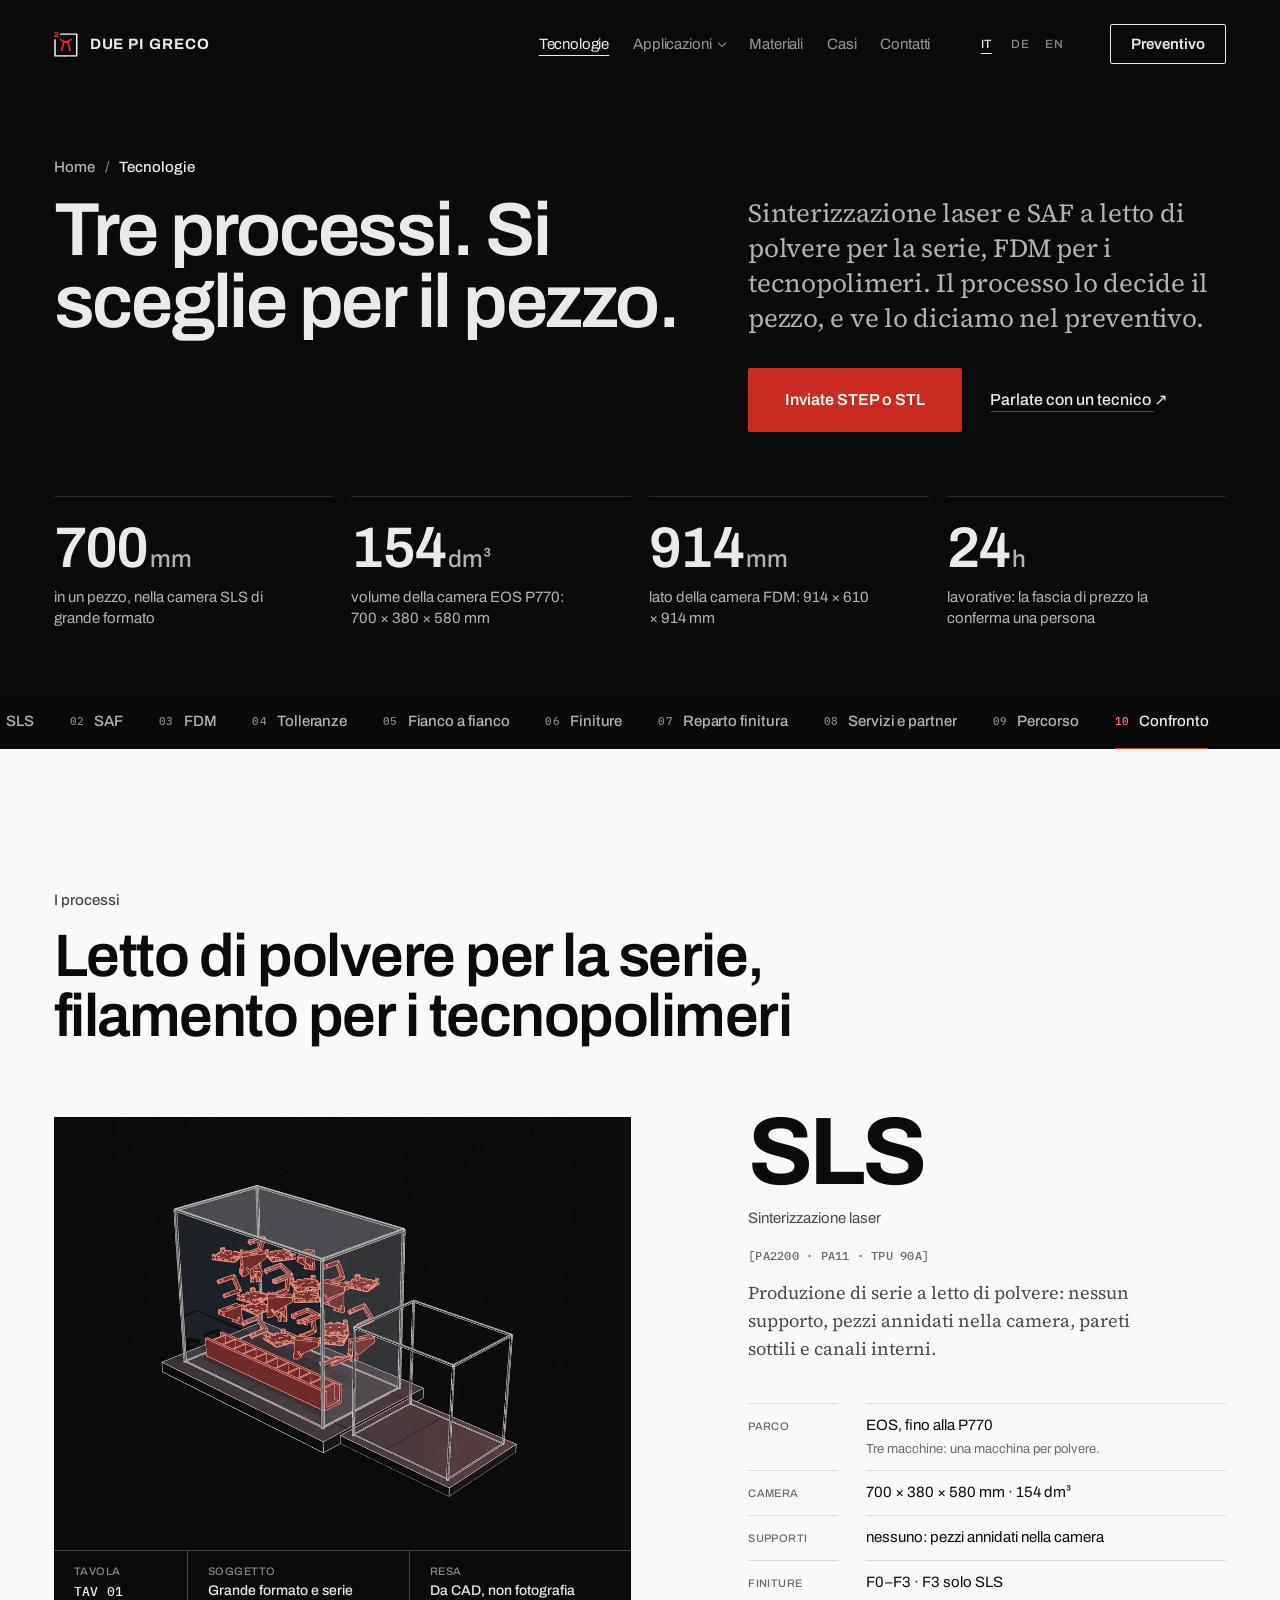
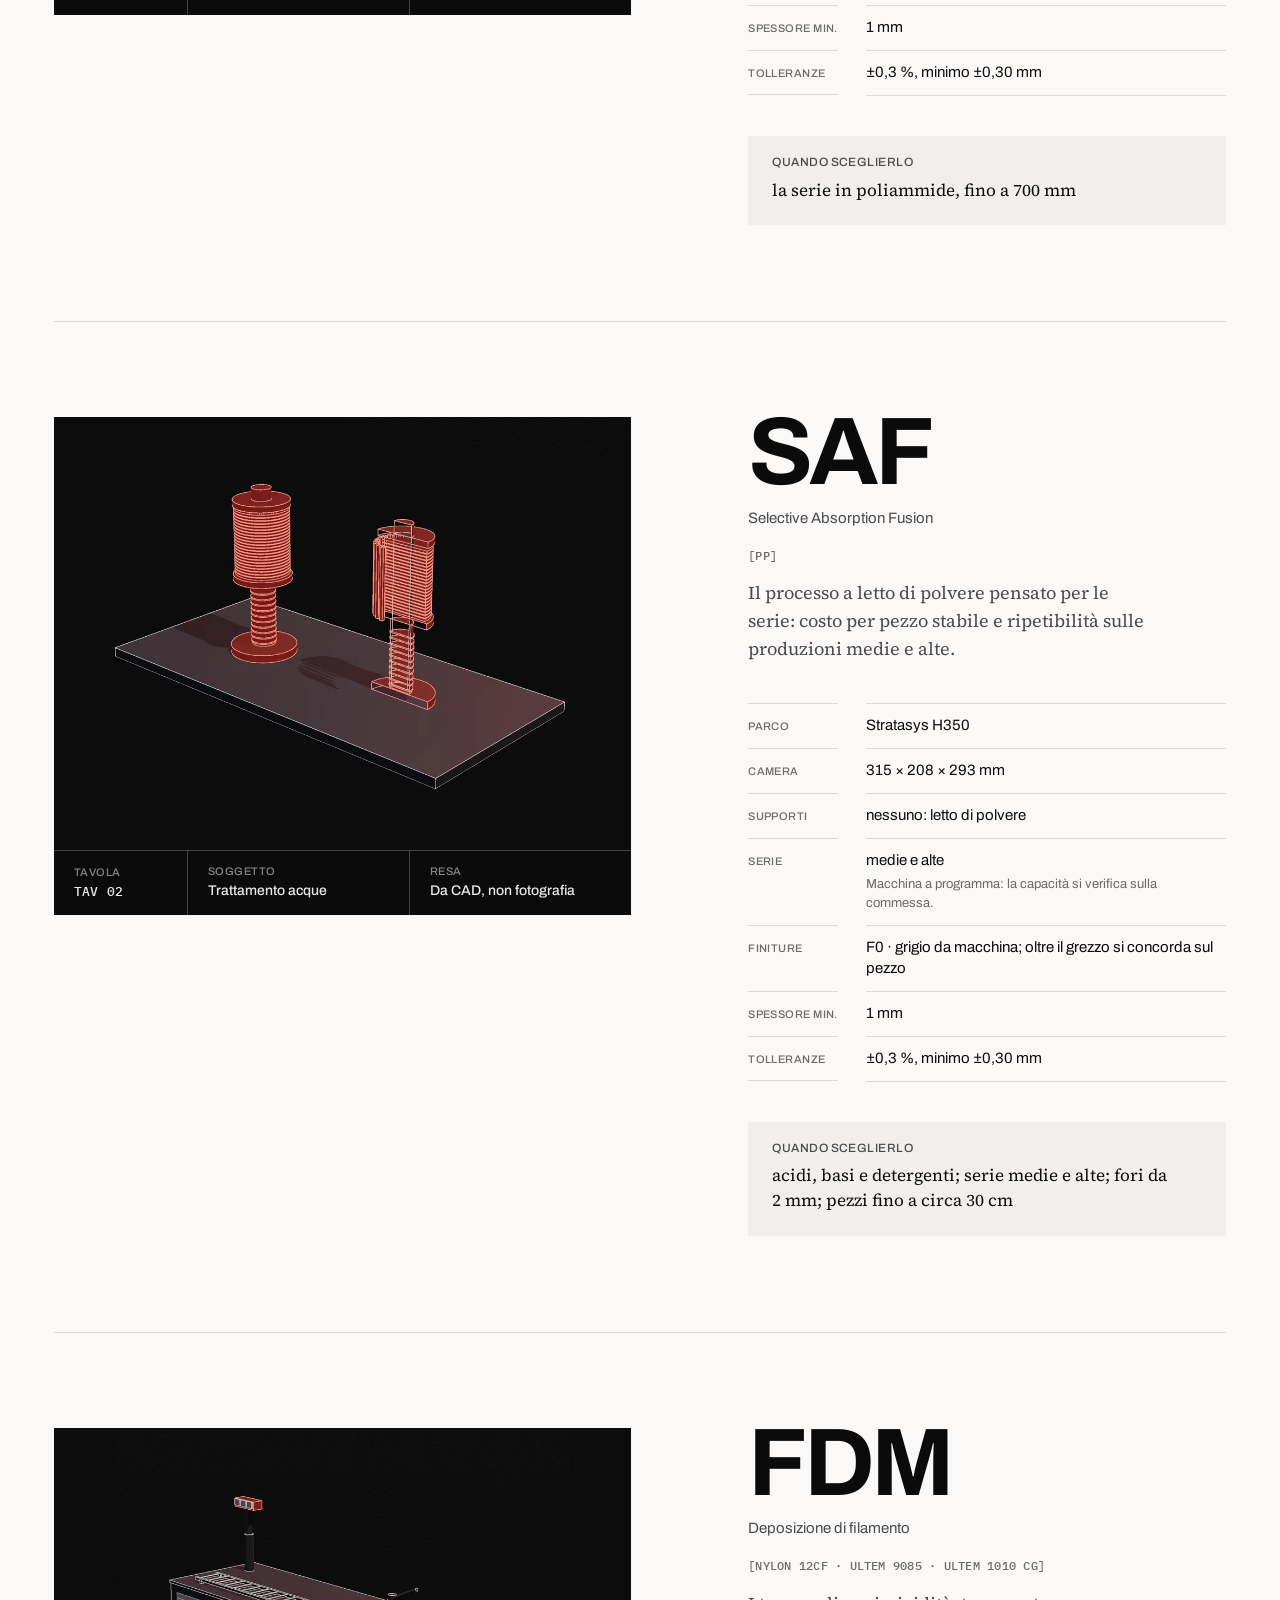
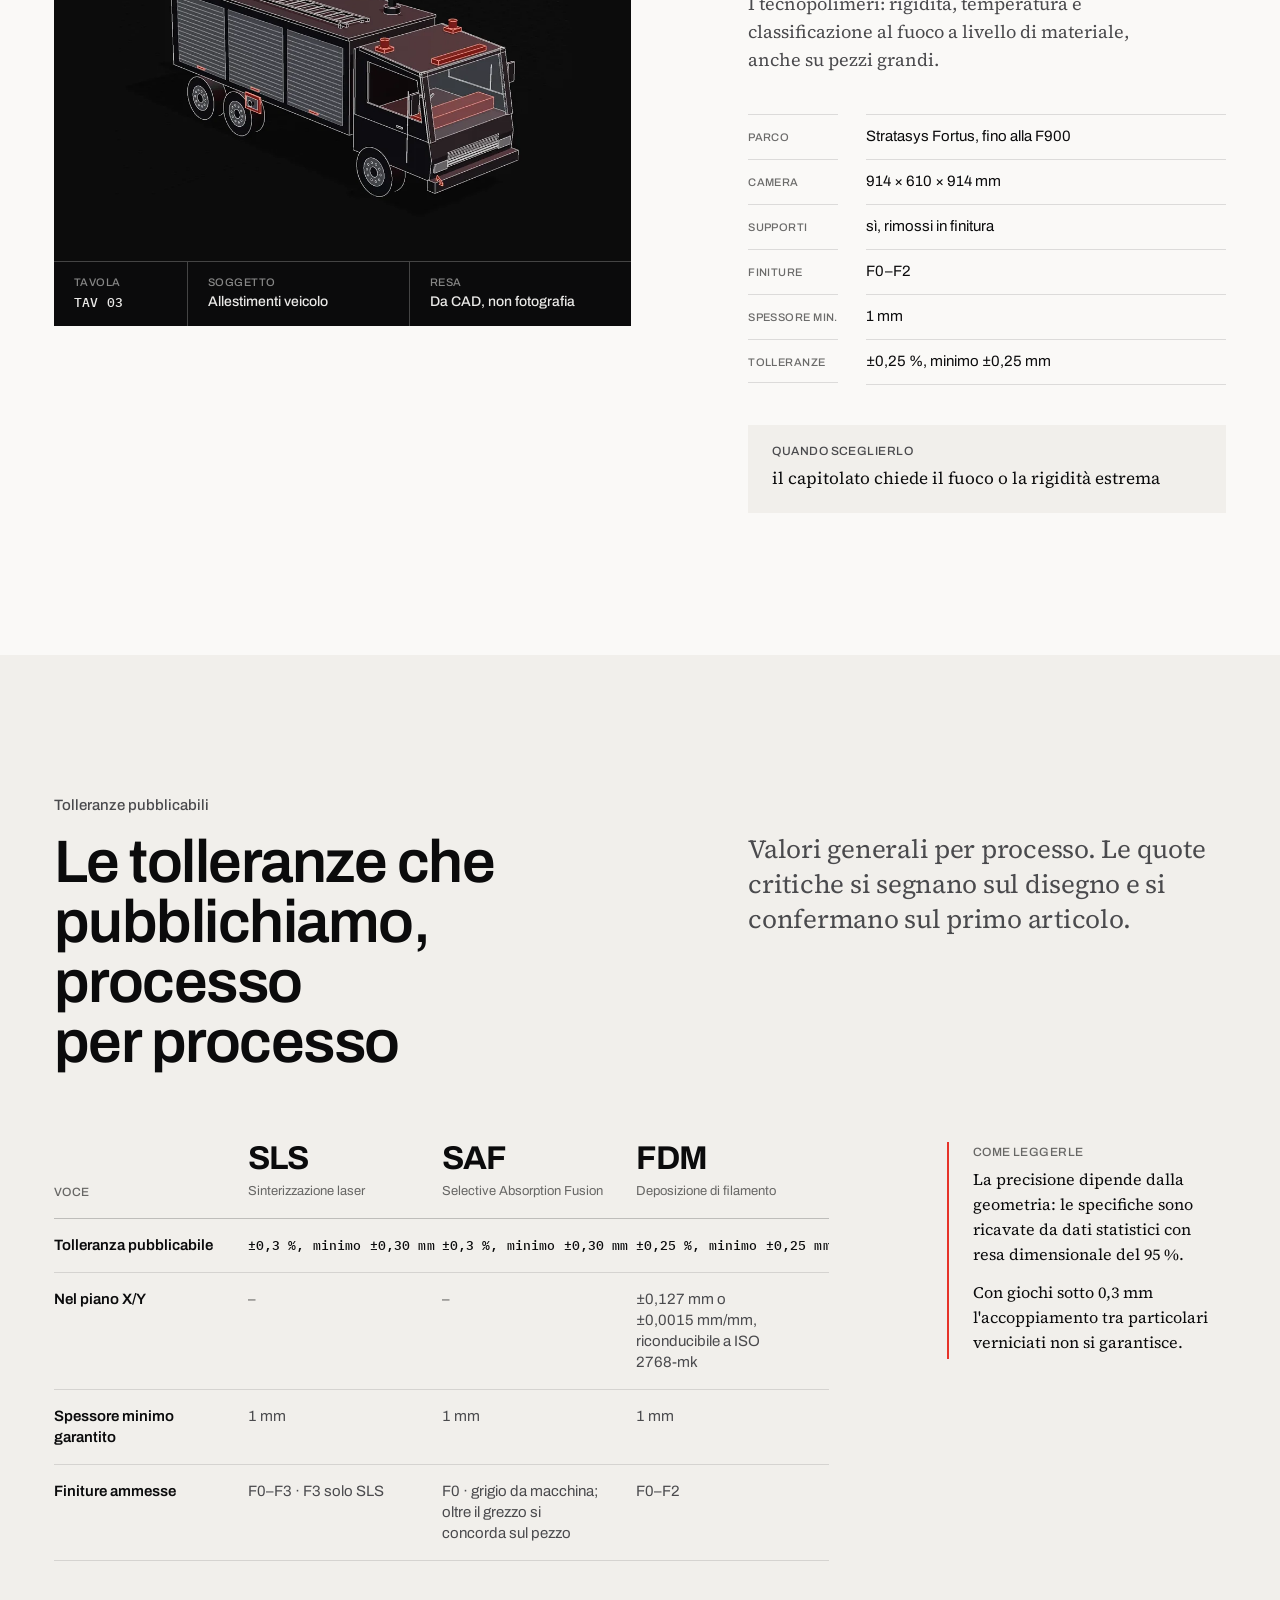
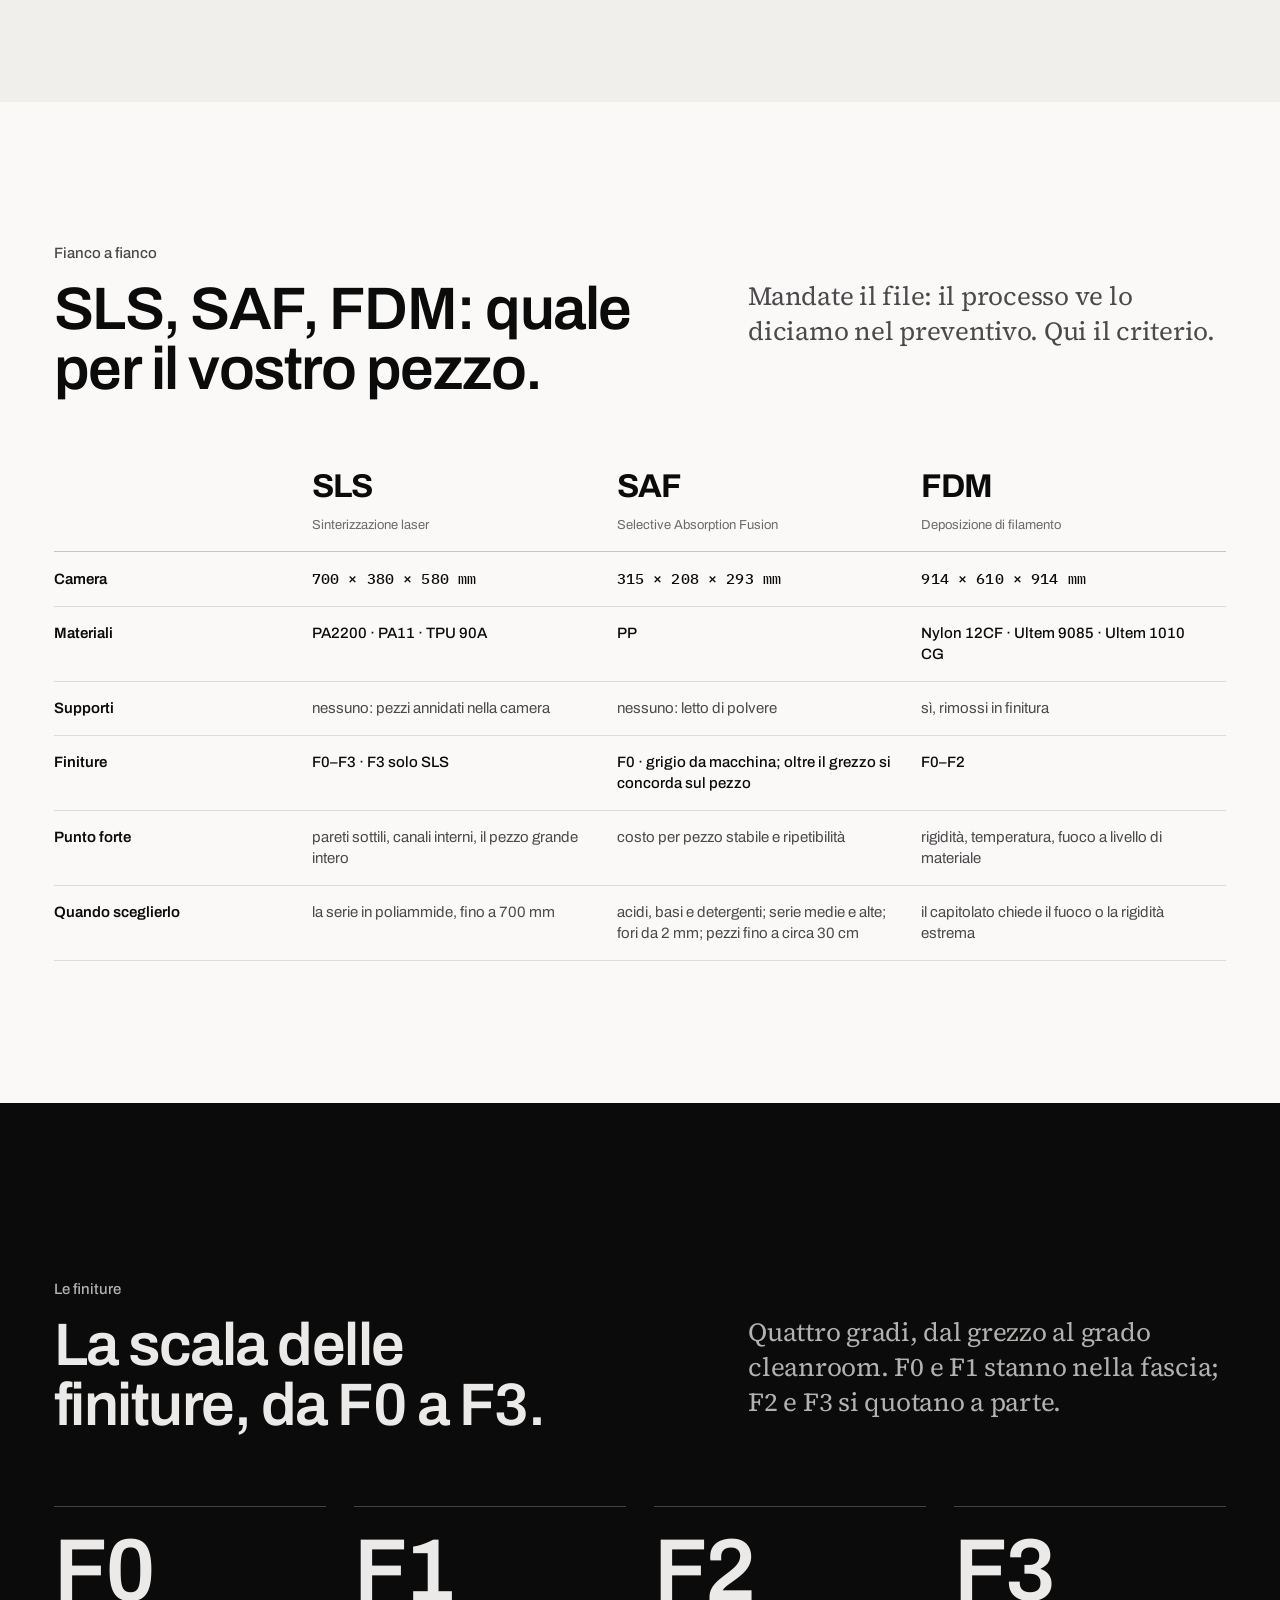
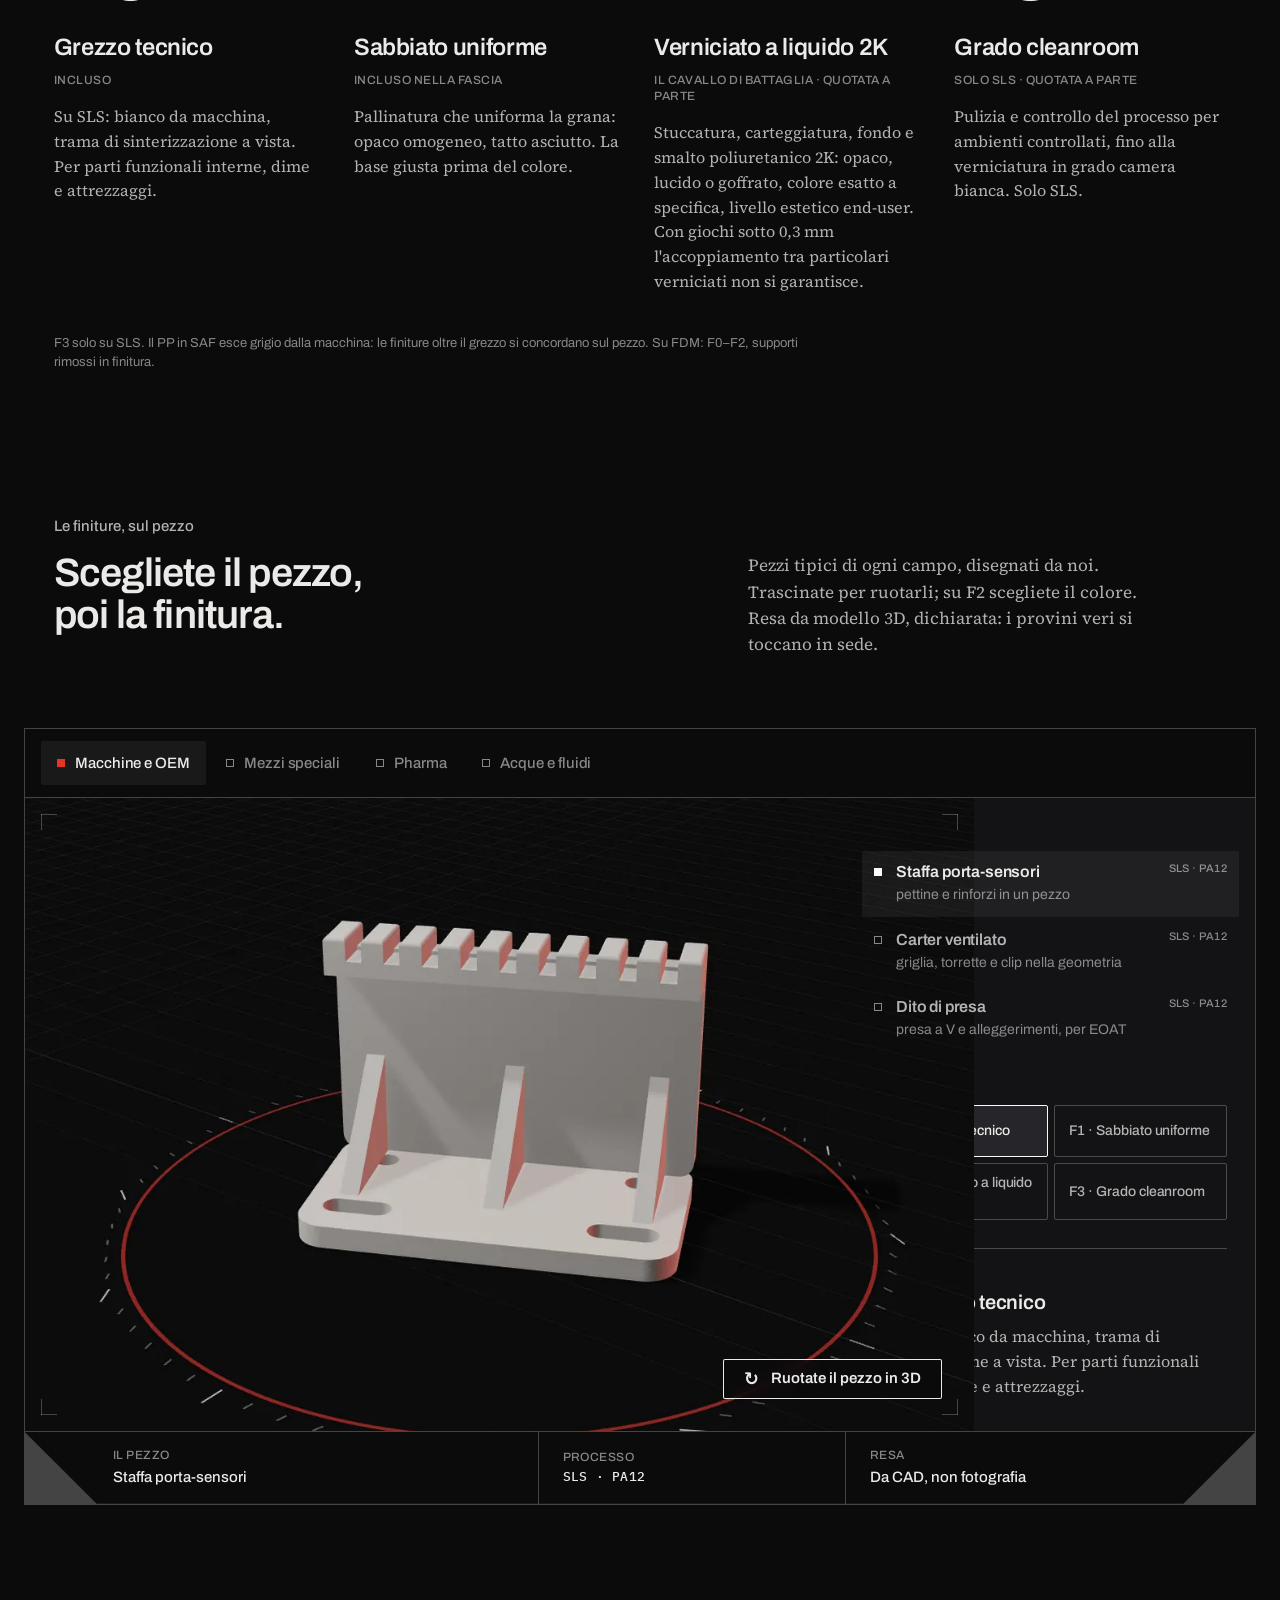
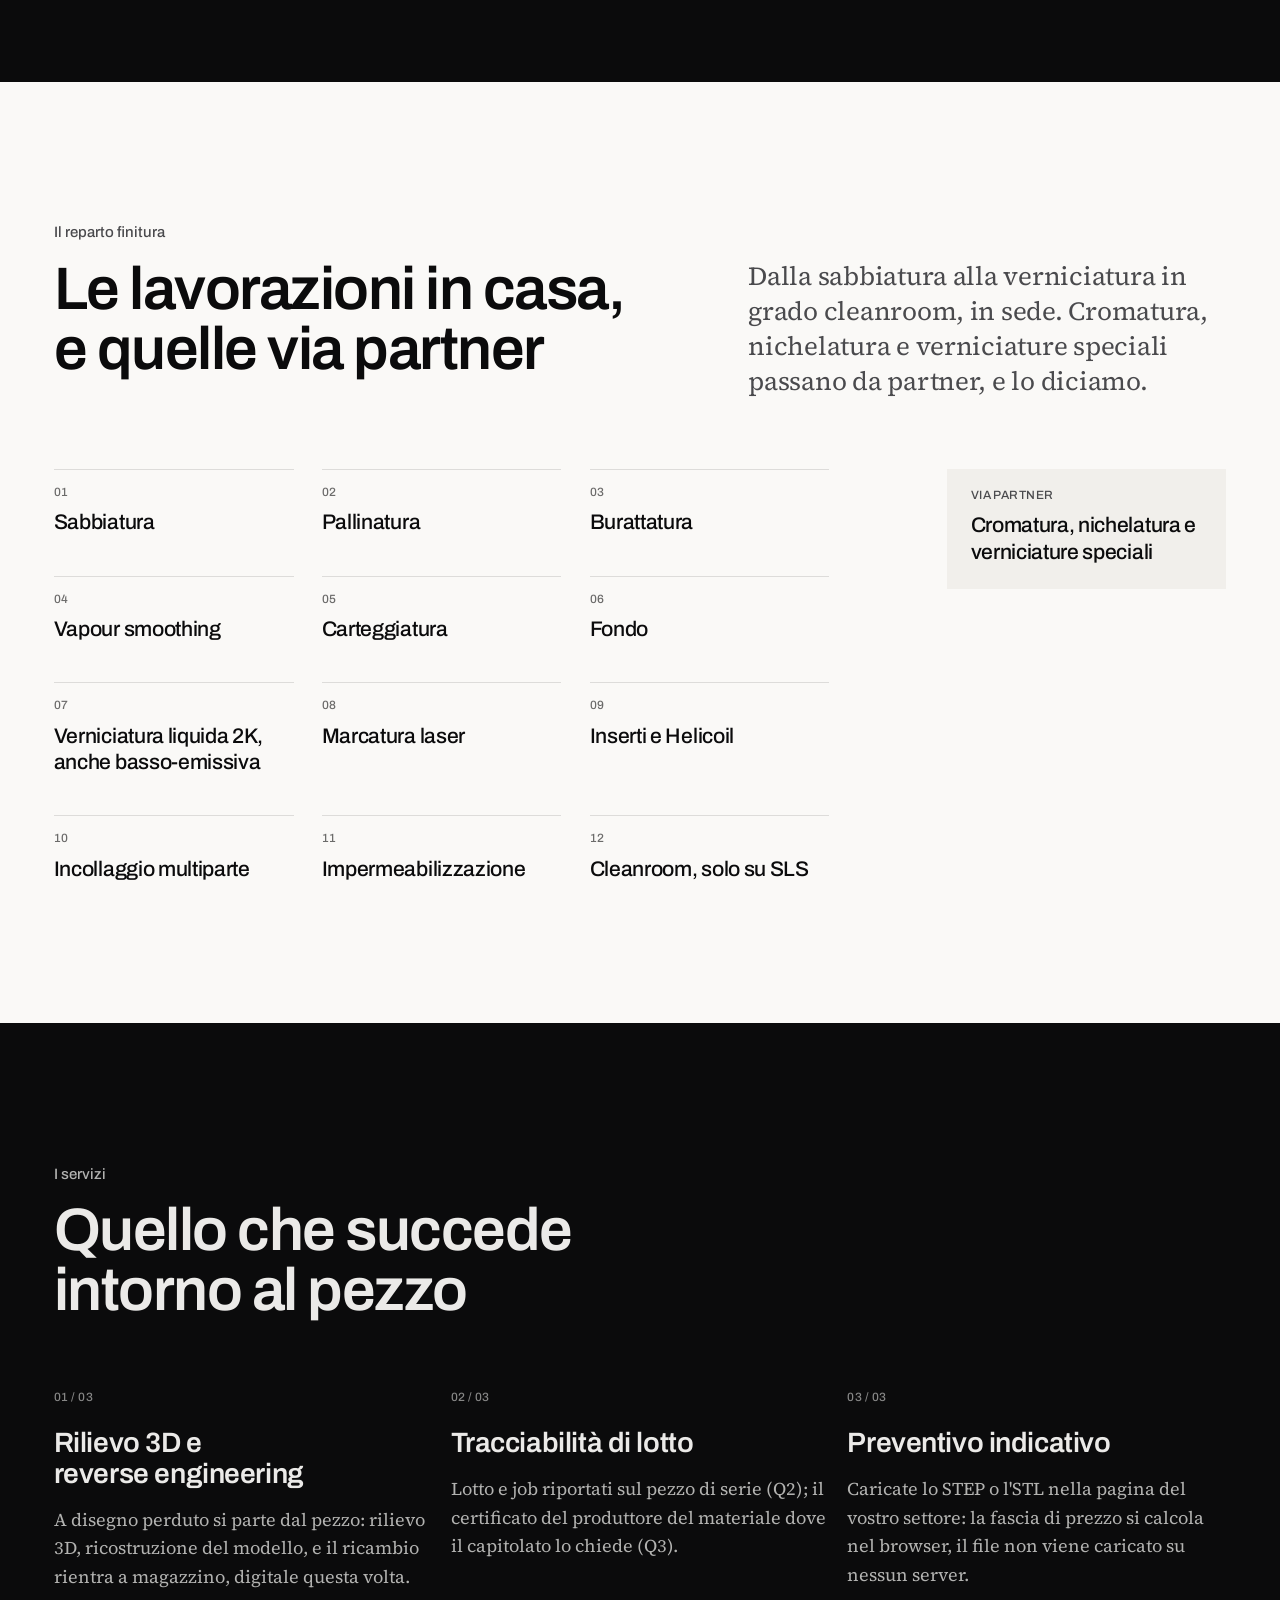
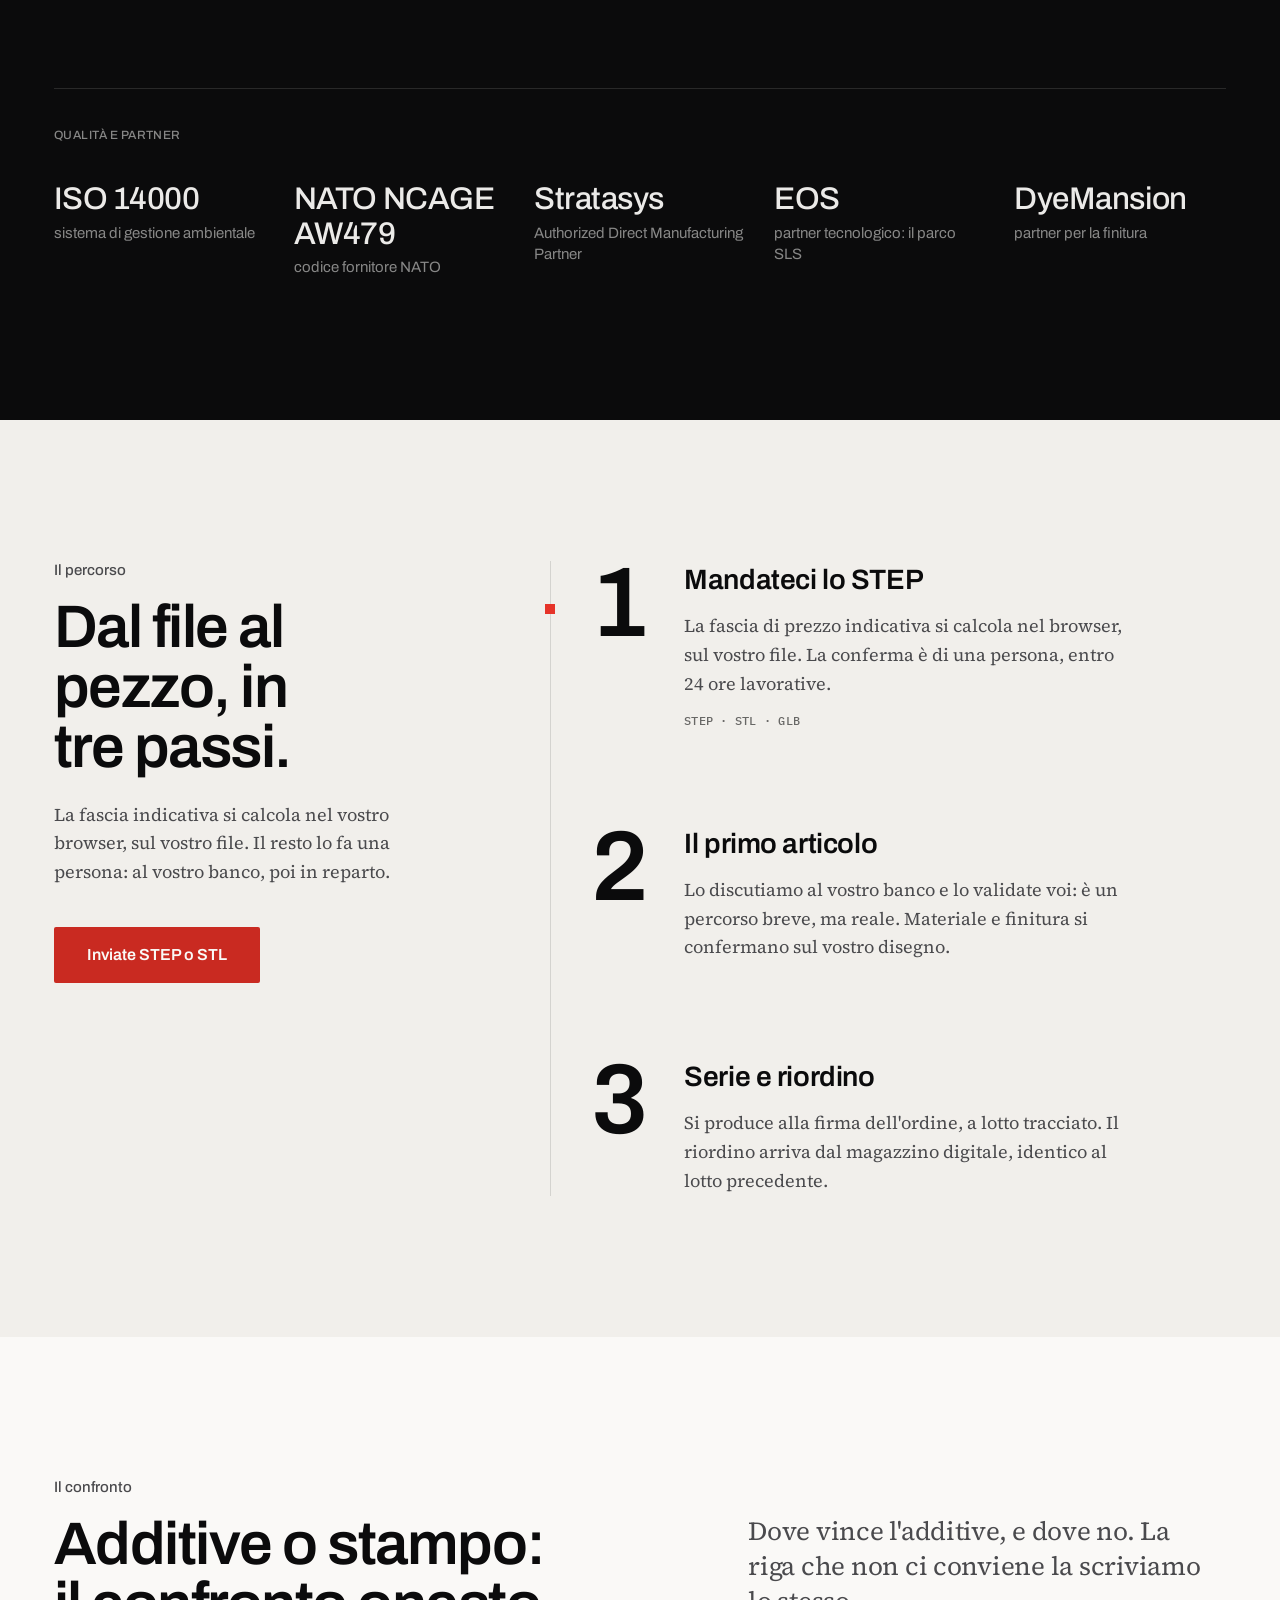
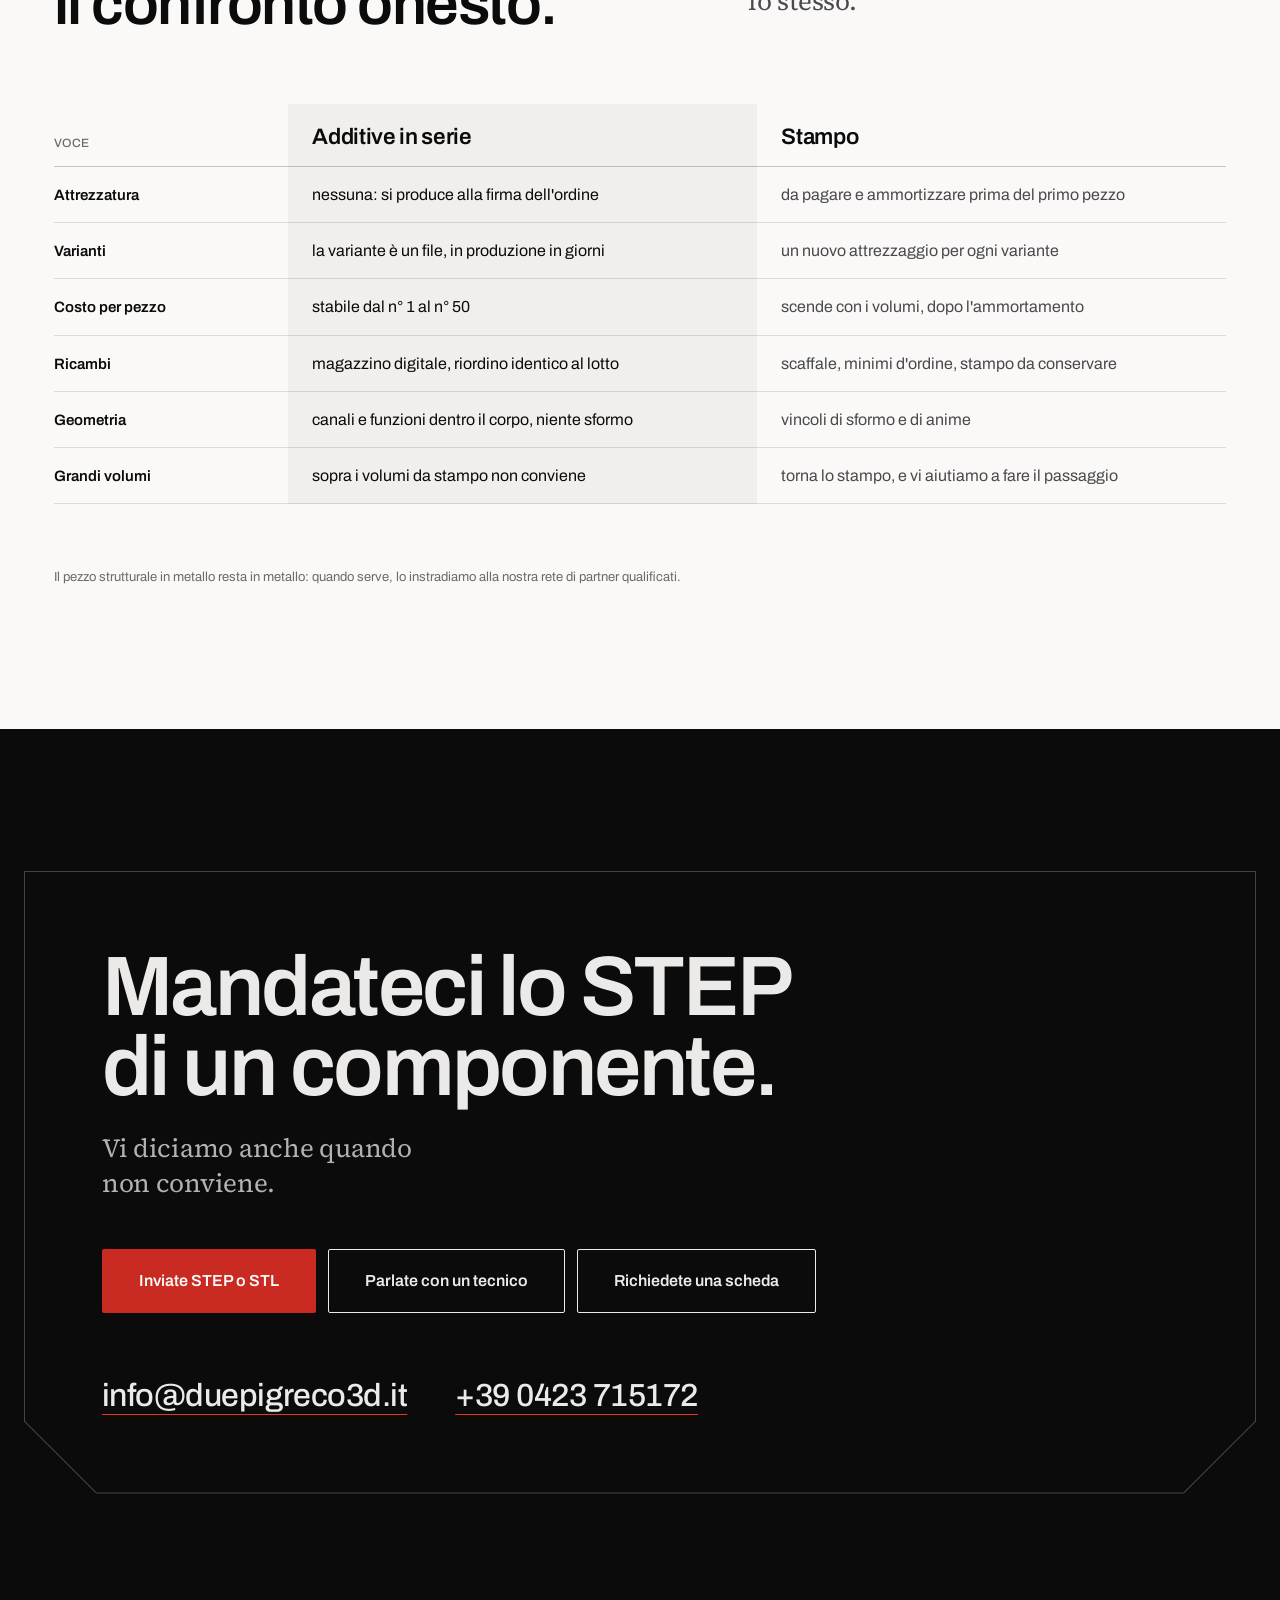
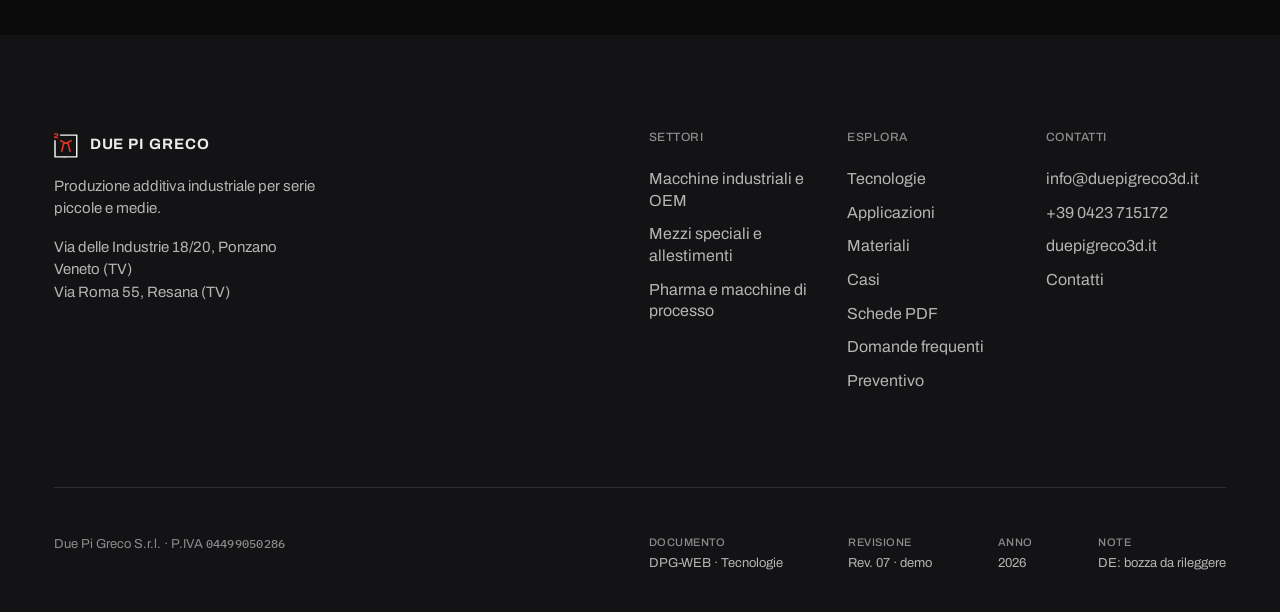
<file: tecnologie.html>
<!doctype html><html lang="it"><head><meta charset="utf-8">
<meta name="viewport" content="width=device-width,initial-scale=1">
<meta name="description" content="SLS, SAF e FDM: processi, volumi di costruzione, materiali, tolleranze pubblicabili, finiture da F0 a F3, reparto finitura e servizi.">
<meta name="theme-color" content="#0B0B0C">
<title>Tecnologie · Due Pi Greco</title>
<link rel="icon" type="image/svg+xml" href="assets/favicon.svg">
<script src="assets/js/finiture3d-avvio.js" defer></script>
<link rel="stylesheet" href="assets/fonts.css"><link rel="stylesheet" href="assets/stile-r07.css">
<script>document.documentElement.classList.add('js')</script>
<script src="assets/comune.js"></script>
</head><body class="r07 p-tecnologie ">
<!-- DPG-WEB · DPG-WEB · Tecnologie · Rev. 07. FILE GENERATO da _lavoro/r07/build_r07.py: si modifica _lavoro/r07/pagine/tecnologie.src.html.
     Testi dal dizionario I18N in fondo (it, de, en; il de e' una bozza). Dati: solo quelli di 00_CONTENUTI_REV06.md. -->
<a class="salta" href="#contenuto" data-i="salta">Vai al contenuto</a>

<!-- BARRA (manuale 4.1): fissa, trasparente sopra la testata scura; .piena dopo 80 px. Il pannello telefono lo apre comune.js.
     Parte comune a tutte le pagine (_lavoro/r07/parti/barra.html): la pagina corrente riceve aria-current dal build. -->
<header class="topbar barra su-nero"><div class="barra-dentro">
  <a class="marchio" href="index.html" aria-label="Due Pi Greco, home"><span class="logo"><svg xmlns="http://www.w3.org/2000/svg" viewBox="0 0 855 1002" role="img" aria-label="Due Pi Greco"><title>Due Pi Greco</title><g transform="translate(0.000000,1002.000000) scale(0.100000,-0.100000)" fill-rule="evenodd"><path class="dpg-nero" fill="#0B0B0C" d="M2185 8777 c-3 -7 -4 -120 -3 -252 l3 -240 2850 -5 c1568 -3 2851 -6 2853 -8 1 -1 1 -1634 0 -3629 l-3 -3628 -3630 0 -3630 0 -3 2839 c-1 2078 -5 2843 -13 2852 -12 15 -448 21 -483 8 -15 -6 -16 -288 -16 -3105 l0 -3099 26 -10 c41 -16 8226 -13 8247 3 16 11 17 274 15 4147 l-3 4135 -3103 3 c-2502 2 -3104 0 -3107 -11z"/><path class="dpg-rosso" fill="#ED1B24" d="M555 9234 c-11 -2 -47 -9 -80 -16 -166 -31 -303 -146 -351 -294 -23 -73 -32 -335 -12 -352 12 -9 69 -12 224 -10 l209 3 11 90 c15 114 27 146 67 176 31 23 38 24 199 24 l168 0 37 -38 38 -37 0 -124 c0 -192 8 -187 -415 -291 -325 -80 -374 -100 -451 -182 -89 -95 -94 -120 -94 -483 l0 -315 715 0 715 0 0 190 0 190 -490 5 -490 5 -3 35 c-4 47 34 120 74 142 17 10 69 27 115 38 110 27 253 63 379 97 335 91 429 226 417 596 -8 225 -38 320 -133 414 -115 112 -211 136 -564 139 -146 1 -274 1 -285 -2z M2289 6883 c-23 -38 -72 -113 -108 -168 -35 -55 -82 -127 -103 -159 -21 -33 -38 -67 -38 -77 0 -11 27 -34 73 -63 257 -160 309 -192 325 -201 9 -6 36 -23 60 -38 23 -15 59 -37 80 -48 20 -11 51 -29 67 -39 17 -10 41 -25 55 -33 14 -7 84 -47 155 -89 127 -73 263 -148 316 -175 15 -7 32 -20 39 -28 13 -16 13 -19 -20 -140 -12 -44 -26 -96 -30 -115 -4 -19 -25 -98 -45 -175 -21 -77 -41 -156 -45 -176 -3 -19 -10 -41 -14 -47 -3 -6 -10 -30 -15 -54 -5 -24 -26 -106 -46 -183 -21 -77 -41 -156 -45 -175 -4 -19 -25 -98 -45 -175 -21 -77 -41 -156 -45 -175 -5 -19 -18 -71 -30 -115 -12 -44 -26 -96 -30 -115 -5 -19 -18 -71 -30 -115 -12 -44 -26 -96 -30 -115 -4 -19 -25 -98 -45 -175 -21 -77 -41 -156 -45 -175 -9 -38 -56 -215 -91 -345 -11 -44 -25 -96 -29 -115 -5 -19 -18 -71 -30 -115 -12 -44 -26 -96 -30 -115 -4 -19 -15 -62 -24 -95 -23 -86 -21 -103 12 -111 15 -4 70 -18 122 -32 52 -13 111 -28 130 -32 19 -4 71 -18 115 -31 44 -12 98 -23 119 -23 43 -1 43 -2 79 139 9 33 21 80 28 105 6 25 15 61 19 80 4 19 18 71 30 115 12 44 26 96 30 115 4 19 22 87 38 150 87 330 105 398 112 431 3 19 10 41 14 47 3 6 10 30 15 54 5 24 25 106 46 183 20 77 41 156 45 175 4 19 22 87 38 150 85 321 105 398 112 430 4 19 18 71 30 115 12 44 26 96 30 115 4 19 25 98 45 175 21 77 41 156 46 175 54 232 56 234 127 204 127 -55 332 -106 422 -107 78 0 206 30 369 89 114 41 119 41 127 7 3 -16 10 -41 15 -58 5 -16 23 -84 39 -150 38 -144 81 -309 122 -465 16 -63 34 -131 38 -150 4 -19 24 -98 45 -175 50 -193 89 -340 140 -540 24 -93 58 -224 75 -290 18 -66 36 -136 40 -155 4 -19 18 -71 30 -115 12 -44 26 -96 30 -115 4 -19 18 -71 30 -115 12 -44 25 -96 30 -115 4 -19 24 -96 43 -170 48 -181 73 -279 81 -314 7 -27 9 -28 54 -23 26 3 72 13 102 22 53 15 294 79 335 89 11 3 32 7 48 11 32 6 34 23 11 104 -22 81 -40 147 -59 221 -9 36 -22 88 -29 115 -8 28 -20 77 -29 110 -52 199 -65 251 -92 355 -10 36 -23 88 -30 115 -7 28 -19 70 -26 95 -6 25 -15 61 -19 80 -7 35 -52 204 -92 350 -11 41 -24 91 -28 110 -4 19 -24 98 -45 175 -20 77 -41 156 -45 175 -4 19 -18 71 -30 115 -12 44 -25 96 -30 115 -7 32 -31 124 -112 430 -16 63 -34 131 -38 150 -14 65 -32 135 -45 175 -25 74 -28 121 -10 139 9 9 20 16 25 16 5 0 44 20 86 45 41 25 78 45 81 45 3 0 39 20 80 45 40 25 76 45 79 45 7 0 583 348 717 433 53 34 97 68 97 76 0 8 -20 44 -43 80 -24 37 -64 98 -89 136 -129 201 -160 246 -172 251 -8 3 -60 -24 -117 -60 -148 -93 -623 -378 -694 -417 -33 -18 -73 -40 -90 -50 -16 -10 -50 -29 -75 -42 -25 -14 -74 -41 -110 -61 -184 -102 -527 -265 -660 -313 -158 -59 -207 -53 -459 54 -79 34 -460 223 -541 270 -19 11 -71 39 -115 63 -94 51 -313 176 -430 247 -114 67 -357 217 -422 260 -46 29 -89 53 -97 53 -7 0 -33 -30 -57 -67z"/></g></svg></span><b>DUE PI GRECO</b></a>
  <span class="targhetta">Demo · Rev. 07</span>
  <nav class="nav" aria-label="Menu" data-i-aria="nav_menu">
    <a href="tecnologie.html" data-i="nav_tec" aria-current="page">Tecnologie</a>
    <div class="menu-voce"><button type="button" class="menu-apri" aria-expanded="false" aria-controls="menu-app" data-i="nav_app">Applicazioni</button>
      <div class="menu-sotto" id="menu-app">
        <a href="settore-oem.html"><i>01</i><b data-i="p_s1">Macchine industriali e OEM</b><span data-i="nav_s1d">carter, formati, attrezzaggi, ricambi</span></a>
        <a href="settore-vsp.html"><i>02</i><b data-i="p_s2">Mezzi speciali e allestimenti</b><span data-i="nav_s2d">allestimenti, flotte, finitura da carrozzeria</span></a>
        <a href="settore-phm.html"><i>03</i><b data-i="p_s3">Pharma e macchine di processo</b><span data-i="nav_s3d">parti a formato, dossier, cleanroom</span></a>
        <a class="menu-tutte" href="applicazioni.html"><i>17</i><b data-i="nav_tutti">Tutte le applicazioni</b><span data-i="nav_fam">Famiglie di parti</span></a>
      </div></div>
    <a href="materiali.html" data-i="nav_mat">Materiali</a>
    <a href="casi.html" data-i="nav_casi">Casi</a>
    <a href="contatti.html" data-i="nav_cont">Contatti</a>
  </nav>
  <div class="lingue" role="group" aria-label="Lingua" data-i-aria="lingua">
    <button type="button" class="lang attiva" data-lang="it" lang="it" aria-pressed="true">IT</button>
    <button type="button" class="lang" data-lang="de" lang="de" aria-pressed="false">DE</button>
    <button type="button" class="lang" data-lang="en" lang="en" aria-pressed="false">EN</button>
  </div>
  <a class="btn btn--contorno btn--p btn-barra" href="preventivo.html" data-i="nav_prev">Preventivo</a>
  <button type="button" class="menu-tasto" aria-expanded="false" aria-controls="menu-pannello" data-i="nav_menu">Menu</button>
</div></header>

<!-- PANNELLO TELEFONO: data-bp e' la larghezza da cui la barra torna intera (comune.js lo chiude oltre questa misura) -->
<div class="menu-pannello" id="menu-pannello" role="dialog" aria-modal="true" aria-label="Menu" data-i-aria="nav_menu" data-bp="1080">
  <div class="mp-testa"><a class="marchio" href="index.html" aria-label="Due Pi Greco, home"><span class="logo"><svg xmlns="http://www.w3.org/2000/svg" viewBox="0 0 855 1002" role="img" aria-label="Due Pi Greco"><title>Due Pi Greco</title><g transform="translate(0.000000,1002.000000) scale(0.100000,-0.100000)" fill-rule="evenodd"><path class="dpg-nero" fill="#0B0B0C" d="M2185 8777 c-3 -7 -4 -120 -3 -252 l3 -240 2850 -5 c1568 -3 2851 -6 2853 -8 1 -1 1 -1634 0 -3629 l-3 -3628 -3630 0 -3630 0 -3 2839 c-1 2078 -5 2843 -13 2852 -12 15 -448 21 -483 8 -15 -6 -16 -288 -16 -3105 l0 -3099 26 -10 c41 -16 8226 -13 8247 3 16 11 17 274 15 4147 l-3 4135 -3103 3 c-2502 2 -3104 0 -3107 -11z"/><path class="dpg-rosso" fill="#ED1B24" d="M555 9234 c-11 -2 -47 -9 -80 -16 -166 -31 -303 -146 -351 -294 -23 -73 -32 -335 -12 -352 12 -9 69 -12 224 -10 l209 3 11 90 c15 114 27 146 67 176 31 23 38 24 199 24 l168 0 37 -38 38 -37 0 -124 c0 -192 8 -187 -415 -291 -325 -80 -374 -100 -451 -182 -89 -95 -94 -120 -94 -483 l0 -315 715 0 715 0 0 190 0 190 -490 5 -490 5 -3 35 c-4 47 34 120 74 142 17 10 69 27 115 38 110 27 253 63 379 97 335 91 429 226 417 596 -8 225 -38 320 -133 414 -115 112 -211 136 -564 139 -146 1 -274 1 -285 -2z M2289 6883 c-23 -38 -72 -113 -108 -168 -35 -55 -82 -127 -103 -159 -21 -33 -38 -67 -38 -77 0 -11 27 -34 73 -63 257 -160 309 -192 325 -201 9 -6 36 -23 60 -38 23 -15 59 -37 80 -48 20 -11 51 -29 67 -39 17 -10 41 -25 55 -33 14 -7 84 -47 155 -89 127 -73 263 -148 316 -175 15 -7 32 -20 39 -28 13 -16 13 -19 -20 -140 -12 -44 -26 -96 -30 -115 -4 -19 -25 -98 -45 -175 -21 -77 -41 -156 -45 -176 -3 -19 -10 -41 -14 -47 -3 -6 -10 -30 -15 -54 -5 -24 -26 -106 -46 -183 -21 -77 -41 -156 -45 -175 -4 -19 -25 -98 -45 -175 -21 -77 -41 -156 -45 -175 -5 -19 -18 -71 -30 -115 -12 -44 -26 -96 -30 -115 -5 -19 -18 -71 -30 -115 -12 -44 -26 -96 -30 -115 -4 -19 -25 -98 -45 -175 -21 -77 -41 -156 -45 -175 -9 -38 -56 -215 -91 -345 -11 -44 -25 -96 -29 -115 -5 -19 -18 -71 -30 -115 -12 -44 -26 -96 -30 -115 -4 -19 -15 -62 -24 -95 -23 -86 -21 -103 12 -111 15 -4 70 -18 122 -32 52 -13 111 -28 130 -32 19 -4 71 -18 115 -31 44 -12 98 -23 119 -23 43 -1 43 -2 79 139 9 33 21 80 28 105 6 25 15 61 19 80 4 19 18 71 30 115 12 44 26 96 30 115 4 19 22 87 38 150 87 330 105 398 112 431 3 19 10 41 14 47 3 6 10 30 15 54 5 24 25 106 46 183 20 77 41 156 45 175 4 19 22 87 38 150 85 321 105 398 112 430 4 19 18 71 30 115 12 44 26 96 30 115 4 19 25 98 45 175 21 77 41 156 46 175 54 232 56 234 127 204 127 -55 332 -106 422 -107 78 0 206 30 369 89 114 41 119 41 127 7 3 -16 10 -41 15 -58 5 -16 23 -84 39 -150 38 -144 81 -309 122 -465 16 -63 34 -131 38 -150 4 -19 24 -98 45 -175 50 -193 89 -340 140 -540 24 -93 58 -224 75 -290 18 -66 36 -136 40 -155 4 -19 18 -71 30 -115 12 -44 26 -96 30 -115 4 -19 18 -71 30 -115 12 -44 25 -96 30 -115 4 -19 24 -96 43 -170 48 -181 73 -279 81 -314 7 -27 9 -28 54 -23 26 3 72 13 102 22 53 15 294 79 335 89 11 3 32 7 48 11 32 6 34 23 11 104 -22 81 -40 147 -59 221 -9 36 -22 88 -29 115 -8 28 -20 77 -29 110 -52 199 -65 251 -92 355 -10 36 -23 88 -30 115 -7 28 -19 70 -26 95 -6 25 -15 61 -19 80 -7 35 -52 204 -92 350 -11 41 -24 91 -28 110 -4 19 -24 98 -45 175 -20 77 -41 156 -45 175 -4 19 -18 71 -30 115 -12 44 -25 96 -30 115 -7 32 -31 124 -112 430 -16 63 -34 131 -38 150 -14 65 -32 135 -45 175 -25 74 -28 121 -10 139 9 9 20 16 25 16 5 0 44 20 86 45 41 25 78 45 81 45 3 0 39 20 80 45 40 25 76 45 79 45 7 0 583 348 717 433 53 34 97 68 97 76 0 8 -20 44 -43 80 -24 37 -64 98 -89 136 -129 201 -160 246 -172 251 -8 3 -60 -24 -117 -60 -148 -93 -623 -378 -694 -417 -33 -18 -73 -40 -90 -50 -16 -10 -50 -29 -75 -42 -25 -14 -74 -41 -110 -61 -184 -102 -527 -265 -660 -313 -158 -59 -207 -53 -459 54 -79 34 -460 223 -541 270 -19 11 -71 39 -115 63 -94 51 -313 176 -430 247 -114 67 -357 217 -422 260 -46 29 -89 53 -97 53 -7 0 -33 -30 -57 -67z"/></g></svg></span><b>DUE PI GRECO</b></a>
    <button type="button" class="menu-tasto" data-menu-chiudi data-i="nav_chiudi">Chiudi</button></div>
  <ul class="mp-voci">
    <li><a href="index.html" data-i="nav_home">Home</a></li>
    <li><a href="tecnologie.html" data-i="nav_tec" aria-current="page">Tecnologie</a></li>
    <li><a href="applicazioni.html" data-i="nav_app">Applicazioni</a></li>
    <li><a href="materiali.html" data-i="nav_mat">Materiali</a></li>
    <li><a href="casi.html" data-i="nav_casi">Casi</a></li>
    <li><a href="contatti.html" data-i="nav_cont">Contatti</a></li>
  </ul>
  <a class="btn btn--primario mp-cta" href="preventivo.html" data-i="nav_prev">Preventivo</a>
  <p class="etichetta mp-lab" data-i="nav_set">Settori</p>
  <ul class="mp-settori">
    <li><a href="settore-oem.html"><span class="solo-lettore">01 </span><b data-i="p_s1">Macchine industriali e OEM</b><span data-i="nav_s1d">carter, formati, attrezzaggi, ricambi</span></a></li>
    <li><a href="settore-vsp.html"><span class="solo-lettore">02 </span><b data-i="p_s2">Mezzi speciali e allestimenti</b><span data-i="nav_s2d">allestimenti, flotte, finitura da carrozzeria</span></a></li>
    <li><a href="settore-phm.html"><span class="solo-lettore">03 </span><b data-i="p_s3">Pharma e macchine di processo</b><span data-i="nav_s3d">parti a formato, dossier, cleanroom</span></a></li>
  </ul>
  <p class="etichetta mp-lab" data-i="top_c">Contatti</p>
  <p class="mp-contatti"><a href="mailto:info@duepigreco3d.it">info@duepigreco3d.it</a><br><a href="tel:+390423715172">+39 0423 715172</a></p>
  <p class="etichetta mp-lab" id="mp-lingua" data-i="lingua">Lingua</p>
  <div class="mp-lingue" role="group" aria-labelledby="mp-lingua">
    <button type="button" class="lang attiva" data-lang="it" lang="it" aria-pressed="true">IT</button>
    <button type="button" class="lang" data-lang="de" lang="de" aria-pressed="false">DE</button>
    <button type="button" class="lang" data-lang="en" lang="en" aria-pressed="false">EN</button>
  </div>
</div>

<main id="contenuto" tabindex="-1">

<!-- TESTATA · nero. Briciole, H1 (lo slogan della pagina), lead e una sola azione piena; sotto, i quattro numeri della pagina precedente.
     Nessuna tavola qui: la tavola larga della pagina e' il visualizzatore delle finiture. -->
<section class="testata testata--con-indice su-nero" aria-labelledby="h-titolo">
  <div class="griglia testata-testa">
    <div class="testata-titolo rivela">
      <nav class="briciole" aria-label="Sei qui" data-i-aria="t7_bric"><a href="index.html" data-i="torna">Home</a><span aria-hidden="true">/</span><span aria-current="page" data-i="occ">Tecnologie</span></nav>
      <h1 id="h-titolo" data-i="h1">Tre processi. Si sceglie per il pezzo.</h1>
    </div>
    <div class="testata-lato rivela r2">
      <p class="lead" data-i="intro">Sinterizzazione laser e SAF a letto di polvere per la serie, FDM per i tecnopolimeri. Il processo lo decide il pezzo, e ve lo diciamo nel preventivo.</p>
      <div class="testata-azioni">
        <a class="btn btn--primario btn--g" href="preventivo.html" data-i="cta_file">Inviate STEP o STL</a>
        <a class="link" href="mailto:info@duepigreco3d.it?subject=Parlare%20con%20un%20tecnico"><span data-i="cta_tecnico">Parlate con un tecnico</span> <span class="freccia" aria-hidden="true">↗</span></a>
      </div>
    </div>
  </div>
  <ul class="griglia dati-testata" aria-label="Dati chiave" data-i-aria="t7_dati">
    <li class="rivela"><strong>700<small>mm</small></strong><p data-i="n1">in un pezzo, nella camera SLS di grande formato</p></li>
    <li class="rivela r2"><strong>154<small>dm³</small></strong><p data-i="n2">volume della camera EOS P770: 700 × 380 × 580 mm</p></li>
    <li class="rivela r3"><strong>914<small>mm</small></strong><p data-i="n3">lato della camera FDM: 914 × 610 × 914 mm</p></li>
    <li class="rivela r4"><strong>24<small>h</small></strong><p data-i="n4">lavorative: la fascia di prezzo la conferma una persona</p></li>
  </ul>
</section>

<!-- INDICE della pagina: figlio diretto di main, cosi' resta fermo sotto la barra fino in fondo.
     SLS, SAF e FDM hanno una voce ciascuna: le tre schede stanno una sotto l'altra, l'indice le accende a turno. -->
<nav class="indice" aria-label="In questa pagina" data-i-aria="t7_ix">
  <div class="indice-dentro">
    <a href="#sls"><i>01</i>SLS</a>
    <a href="#saf"><i>02</i>SAF</a>
    <a href="#fdm"><i>03</i>FDM</a>
    <a href="#tolleranze"><i>04</i><span data-i="ix_tol">Tolleranze</span></a>
    <a href="#affianco"><i>05</i><span data-i="af_o">Fianco a fianco</span></a>
    <a href="#finiture"><i>06</i><span data-i="t7_ix_fin">Finiture</span></a>
    <a href="#reparto"><i>07</i><span data-i="ix_rep">Reparto finitura</span></a>
    <a href="#servizi"><i>08</i><span data-i="ix_srv">Servizi e partner</span></a>
    <a href="#passi"><i>09</i><span data-i="t7_ix_pa">Percorso</span></a>
    <a href="#confronto"><i>10</i><span data-i="t7_ix_co">Confronto</span></a>
  </div>
</nav>

<!-- PROCESSI · carta. Una scheda per processo, una sotto l'altra: a sinistra la tavola della famiglia (ferma mentre si legge)
     col suo cartiglio, a destra sigla, nome, materiali, la scheda dati completa e "Quando sceglierlo".
     Gli id sls, saf, fdm restano sugli articoli: la home, materiali e applicazioni ci puntano.
     Le note di processo stanno accanto al dato che spiegano: il parco SLS (tre macchine), la serie SAF (capacita' a programma). -->
<section class="sezione su-carta" id="processi" aria-labelledby="h-processi">
  <div class="griglia testa-split">
    <div class="ts-titolo rivela"><p class="occhiello" data-i="p_o">I processi</p><h2 id="h-processi" data-i="p_t">Letto di polvere per la serie, filamento per i tecnopolimeri</h2></div>
  </div>

  <article class="griglia pr" id="sls" aria-labelledby="pr-sls">
    <figure class="pr-tavola su-nero rivela">
      <span class="pr-fig"><img src="assets/app_gfs.webp" width="1200" height="800" alt="Tavola della famiglia Grande formato e serie, resa da CAD" data-i-alt="sls_alt" loading="lazy" decoding="async"></span>
      <dl class="pr-cartiglio">
        <div><dt data-i="cg_tav">Tavola</dt><dd class="mono" data-i="t7_tav1">TAV 01</dd></div>
        <div><dt data-i="cg_sog">Soggetto</dt><dd data-i="t7_fam_gfs">Grande formato e serie</dd></div>
        <div><dt data-i="cg_resa">Resa</dt><dd data-i="cg_resa_v">Da CAD, non fotografia</dd></div>
      </dl>
    </figure>
    <div class="pr-testo rivela r2">
      <h3 class="sigla" id="pr-sls">SLS</h3>
      <p class="proc-nome" data-i="sls_n">Sinterizzazione laser</p>
      <p class="mono proc-codici"><span class="solo-lettore" data-i="d_mat">Materiali</span>[PA2200 · PA11 · TPU 90A]</p>
      <p class="proc-frase" data-i="sls_p">Produzione di serie a letto di polvere: nessun supporto, pezzi annidati nella camera, pareti sottili e canali interni.</p>
      <dl class="scheda pr-dati">
        <div><dt data-i="d_parco">Parco</dt><dd><span data-i="v_parco_sls">EOS, fino alla P770</span><small data-i="nota_sls">Tre macchine: una macchina per polvere.</small></dd></div>
        <div><dt data-i="d_camera">Camera</dt><dd>700 × 380 × 580 mm · 154 dm³</dd></div>
        <div><dt data-i="d_supp">Supporti</dt><dd data-i="af_sls3">nessuno: pezzi annidati nella camera</dd></div>
        <div><dt data-i="d_fin">Finiture</dt><dd data-i="v_fin_sls">F0–F3 · F3 solo SLS</dd></div>
        <div><dt data-i="d_spess">Spessore min.</dt><dd>1 mm</dd></div>
        <div><dt data-i="d_tol">Tolleranze</dt><dd data-i="tol_sls">±0,3 %, minimo ±0,30 mm</dd></div>
      </dl>
      <div class="rovescio pr-quando"><span class="etichetta" data-i="d_quando">Quando sceglierlo</span><p data-i="af_sls6">la serie in poliammide, fino a 700 mm</p></div>
    </div>
  </article>

  <article class="griglia pr" id="saf" aria-labelledby="pr-saf">
    <figure class="pr-tavola su-nero rivela">
      <span class="pr-fig"><img src="assets/app_h2o.webp" width="1200" height="800" alt="Tavola della famiglia Trattamento acque, resa da CAD" data-i-alt="saf_alt" loading="lazy" decoding="async"></span>
      <dl class="pr-cartiglio">
        <div><dt data-i="cg_tav">Tavola</dt><dd class="mono" data-i="t7_tav2">TAV 02</dd></div>
        <div><dt data-i="cg_sog">Soggetto</dt><dd data-i="fam_h2o_t">Trattamento acque</dd></div>
        <div><dt data-i="cg_resa">Resa</dt><dd data-i="cg_resa_v">Da CAD, non fotografia</dd></div>
      </dl>
    </figure>
    <div class="pr-testo rivela r2">
      <h3 class="sigla" id="pr-saf">SAF</h3>
      <p class="proc-nome" data-i="saf_n">Selective Absorption Fusion</p>
      <p class="mono proc-codici"><span class="solo-lettore" data-i="d_mat">Materiali</span>[PP]</p>
      <p class="proc-frase" data-i="saf_p">Il processo a letto di polvere pensato per le serie: costo per pezzo stabile e ripetibilità sulle produzioni medie e alte.</p>
      <dl class="scheda pr-dati">
        <div><dt data-i="d_parco">Parco</dt><dd>Stratasys H350</dd></div>
        <div><dt data-i="d_camera">Camera</dt><dd>315 × 208 × 293 mm</dd></div>
        <div><dt data-i="d_supp">Supporti</dt><dd data-i="af_saf3">nessuno: letto di polvere</dd></div>
        <div><dt data-i="d_serie">Serie</dt><dd><span data-i="v_serie_saf">medie e alte</span><small data-i="nota_saf">Macchina a programma: la capacità si verifica sulla commessa.</small></dd></div>
        <div><dt data-i="d_fin">Finiture</dt><dd data-i="v_fin_saf">F0 · grigio da macchina; oltre il grezzo si concorda sul pezzo</dd></div>
        <div><dt data-i="d_spess">Spessore min.</dt><dd>1 mm</dd></div>
        <div><dt data-i="d_tol">Tolleranze</dt><dd data-i="tol_saf">±0,3 %, minimo ±0,30 mm</dd></div>
      </dl>
      <div class="rovescio pr-quando"><span class="etichetta" data-i="d_quando">Quando sceglierlo</span><p data-i="af_saf6">acidi, basi e detergenti; serie medie e alte; fori da 2 mm; pezzi fino a circa 30 cm</p></div>
    </div>
  </article>

  <article class="griglia pr" id="fdm" aria-labelledby="pr-fdm">
    <figure class="pr-tavola su-nero rivela">
      <span class="pr-fig"><img src="assets/app_all.webp" width="1200" height="800" alt="Tavola della famiglia Allestimenti veicolo, resa da CAD" data-i-alt="fdm_alt" loading="lazy" decoding="async"></span>
      <dl class="pr-cartiglio">
        <div><dt data-i="cg_tav">Tavola</dt><dd class="mono" data-i="t7_tav3">TAV 03</dd></div>
        <div><dt data-i="cg_sog">Soggetto</dt><dd data-i="fam_all_t">Allestimenti veicolo</dd></div>
        <div><dt data-i="cg_resa">Resa</dt><dd data-i="cg_resa_v">Da CAD, non fotografia</dd></div>
      </dl>
    </figure>
    <div class="pr-testo rivela r2">
      <h3 class="sigla" id="pr-fdm">FDM</h3>
      <p class="proc-nome" data-i="fdm_n">Deposizione di filamento</p>
      <p class="mono proc-codici"><span class="solo-lettore" data-i="d_mat">Materiali</span>[NYLON 12CF · ULTEM 9085 · ULTEM 1010 CG]</p>
      <p class="proc-frase" data-i="fdm_p">I tecnopolimeri: rigidità, temperatura e classificazione al fuoco a livello di materiale, anche su pezzi grandi.</p>
      <dl class="scheda pr-dati">
        <div><dt data-i="d_parco">Parco</dt><dd data-i="v_parco_fdm">Stratasys Fortus, fino alla F900</dd></div>
        <div><dt data-i="d_camera">Camera</dt><dd>914 × 610 × 914 mm</dd></div>
        <div><dt data-i="d_supp">Supporti</dt><dd data-i="af_fdm3">sì, rimossi in finitura</dd></div>
        <div><dt data-i="d_fin">Finiture</dt><dd data-i="v_fin_fdm">F0–F2</dd></div>
        <div><dt data-i="d_spess">Spessore min.</dt><dd>1 mm</dd></div>
        <div><dt data-i="d_tol">Tolleranze</dt><dd data-i="tol_fdm">±0,25 %, minimo ±0,25 mm</dd></div>
      </dl>
      <div class="rovescio pr-quando"><span class="etichetta" data-i="d_quando">Quando sceglierlo</span><p data-i="af_fdm6">il capitolato chiede il fuoco o la rigidità estrema</p></div>
    </div>
  </article>
</section>

<!-- TOLLERANZE · panna. Tabella su 8 colonne (una sola riga in mono, i valori), a destra il riquadro "Come leggerle". -->
<section class="sezione sezione--panna su-carta" id="tolleranze" aria-labelledby="h-tol">
  <div class="griglia testa-split">
    <div class="ts-titolo rivela"><p class="occhiello" data-i="tol_o">Tolleranze pubblicabili</p><h2 id="h-tol" data-i="tol_t">Le tolleranze che pubblichiamo, processo per processo</h2></div>
    <p class="lead ts-lead rivela r2" data-i="tol_s">Valori generali per processo. Le quote critiche si segnano sul disegno e si confermano sul primo articolo.</p>
  </div>
  <div class="griglia tol-griglia">
    <div class="tabella-scorre tol-tabella rivela">
      <table class="tabella tabella--processi">
        <colgroup><col class="c-voce"><col><col><col></colgroup>
        <thead><tr><th scope="col" data-i="tol_h1">Voce</th><th scope="col"><b>SLS</b><small data-i="sls_n">Sinterizzazione laser</small></th><th scope="col"><b>SAF</b><small data-i="saf_n">Selective Absorption Fusion</small></th><th scope="col"><b>FDM</b><small data-i="fdm_n">Deposizione di filamento</small></th></tr></thead>
        <tbody>
          <tr><th scope="row" data-i="tol_r1">Tolleranza pubblicabile</th><td class="num" data-i="tol_sls">±0,3 %, minimo ±0,30 mm</td><td class="num" data-i="tol_saf">±0,3 %, minimo ±0,30 mm</td><td class="num" data-i="tol_fdm">±0,25 %, minimo ±0,25 mm</td></tr>
          <tr><th scope="row" data-i="tol_r2">Nel piano X/Y</th><td class="limite">–</td><td class="limite">–</td><td data-i="tol_fdm_xy">±0,127 mm o ±0,0015 mm/mm, riconducibile a ISO 2768-mk</td></tr>
          <tr><th scope="row" data-i="tol_r3">Spessore minimo garantito</th><td>1 mm</td><td>1 mm</td><td>1 mm</td></tr>
          <tr><th scope="row" data-i="tol_r4">Finiture ammesse</th><td data-i="v_fin_sls">F0–F3 · F3 solo SLS</td><td data-i="v_fin_saf">F0 · grigio da macchina; oltre il grezzo si concorda sul pezzo</td><td data-i="v_fin_fdm">F0–F2</td></tr>
        </tbody>
      </table>
    </div>
    <aside class="riquadro tol-nota rivela r2"><span class="etichetta" data-i="tol_nl">Come leggerle</span><p data-i="tol_nota1">La precisione dipende dalla geometria: le specifiche sono ricavate da dati statistici con resa dimensionale del 95 %.</p><p data-i="tol_nota2">Con giochi sotto 0,3 mm l'accoppiamento tra particolari verniciati non si garantisce.</p></aside>
  </div>
</section>

<!-- FIANCO A FIANCO · carta. La tabella di scelta su 12 colonne; le sigle in testa portano alle schede dei processi. -->
<section class="sezione su-carta" id="affianco" aria-labelledby="h-af">
  <div class="griglia testa-split">
    <div class="ts-titolo rivela"><p class="occhiello" data-i="af_o">Fianco a fianco</p><h2 id="h-af" data-i="af_t">SLS, SAF, FDM: quale per il vostro pezzo.</h2></div>
    <p class="lead ts-lead rivela r2" data-i="af_s">Mandate il file: il processo ve lo diciamo nel preventivo. Qui il criterio.</p>
  </div>
  <div class="griglia">
    <div class="tabella-scorre af-tabella rivela">
      <table class="tabella tabella--processi">
        <colgroup><col class="c-voce"><col><col><col></colgroup>
        <thead><tr><th scope="col"><span class="solo-lettore" data-i="tol_h1">Voce</span></th><th scope="col"><a href="#sls"><b>SLS</b></a><small data-i="sls_n">Sinterizzazione laser</small></th><th scope="col"><a href="#saf"><b>SAF</b></a><small data-i="saf_n">Selective Absorption Fusion</small></th><th scope="col"><a href="#fdm"><b>FDM</b></a><small data-i="fdm_n">Deposizione di filamento</small></th></tr></thead>
        <tbody>
          <tr><th scope="row" data-i="af_r1">Camera</th><td class="num">700 × 380 × 580 mm</td><td class="num">315 × 208 × 293 mm</td><td class="num">914 × 610 × 914 mm</td></tr>
          <tr><th scope="row" data-i="af_r2">Materiali</th><td class="forte">PA2200 · PA11 · TPU 90A</td><td class="forte">PP</td><td class="forte">Nylon 12CF · Ultem 9085 · Ultem 1010 CG</td></tr>
          <tr><th scope="row" data-i="af_r3">Supporti</th><td data-i="af_sls3">nessuno: pezzi annidati nella camera</td><td data-i="af_saf3">nessuno: letto di polvere</td><td data-i="af_fdm3">sì, rimossi in finitura</td></tr>
          <tr><th scope="row" data-i="af_r5">Finiture</th><td class="forte" data-i="v_fin_sls">F0–F3 · F3 solo SLS</td><td class="forte" data-i="v_fin_saf">F0 · grigio da macchina; oltre il grezzo si concorda sul pezzo</td><td class="forte" data-i="v_fin_fdm">F0–F2</td></tr>
          <tr><th scope="row" data-i="af_r4">Punto forte</th><td data-i="af_sls4">pareti sottili, canali interni, il pezzo grande intero</td><td data-i="af_saf4">costo per pezzo stabile e ripetibilità</td><td data-i="af_fdm4">rigidità, temperatura, fuoco a livello di materiale</td></tr>
          <tr><th scope="row" data-i="af_r6">Quando sceglierlo</th><td data-i="af_sls6">la serie in poliammide, fino a 700 mm</td><td data-i="af_saf6">acidi, basi e detergenti; serie medie e alte; fori da 2 mm; pezzi fino a circa 30 cm</td><td data-i="af_fdm6">il capitolato chiede il fuoco o la rigidità estrema</td></tr>
        </tbody>
      </table>
    </div>
  </div>
</section>

<!-- FINITURE · nero, blocco vetrina: la scala F0-F3 (si legge anche senza toccare il 3D) e, sotto, il visualizzatore
     nella cornice smussata, la tavola larga della pagina. #finiture sull'inizio della scala (materiali.html ci punta),
     #visualizzatore sul blocco del 3D. Su telefono i quattro gradi scorrono in fila, col righello. -->
<section class="sezione su-nero fin" id="finiture" aria-labelledby="h-fin">
  <div class="griglia testa-split">
    <div class="ts-titolo rivela"><p class="occhiello" data-i="f_o">Le finiture</p><h2 id="h-fin" data-i="f_t">La scala delle finiture, da F0 a F3.</h2></div>
    <p class="lead ts-lead rivela r2" data-i="f_s">Quattro gradi, dal grezzo al grado cleanroom. F0 e F1 stanno nella fascia; F2 e F3 si quotano a parte.</p>
  </div>
  <ul class="griglia carte scala">
    <li class="rivela"><div class="grado"><span class="grado-sigla" aria-hidden="true">F0</span><h3><span class="solo-lettore">F0 · </span><span data-i="t7_f0">Grezzo tecnico</span></h3><span class="etichetta grado-tag" data-i="f0g">incluso</span><p data-i="f0p">Su SLS: bianco da macchina, trama di sinterizzazione a vista. Per parti funzionali interne, dime e attrezzaggi.</p></div></li>
    <li class="rivela r2"><div class="grado"><span class="grado-sigla" aria-hidden="true">F1</span><h3><span class="solo-lettore">F1 · </span><span data-i="t7_f1">Sabbiato uniforme</span></h3><span class="etichetta grado-tag" data-i="f1g">incluso nella fascia</span><p data-i="f1p">Pallinatura che uniforma la grana: opaco omogeneo, tatto asciutto. La base giusta prima del colore.</p></div></li>
    <li class="rivela r3"><div class="grado"><span class="grado-sigla" aria-hidden="true">F2</span><h3><span class="solo-lettore">F2 · </span><span data-i="t7_f2">Verniciato a liquido 2K</span></h3><span class="etichetta grado-tag" data-i="f2g">il cavallo di battaglia · quotata a parte</span><p data-i="f2p">Stuccatura, carteggiatura, fondo e smalto poliuretanico 2K: opaco, lucido o goffrato, colore esatto a specifica, livello estetico end-user. Con giochi sotto 0,3 mm l'accoppiamento tra particolari verniciati non si garantisce.</p></div></li>
    <li class="rivela r4"><div class="grado"><span class="grado-sigla" aria-hidden="true">F3</span><h3><span class="solo-lettore">F3 · </span><span data-i="t7_f3">Grado cleanroom</span></h3><span class="etichetta grado-tag" data-i="f3g">solo SLS · quotata a parte</span><p data-i="f3p">Pulizia e controllo del processo per ambienti controllati, fino alla verniciatura in grado camera bianca. Solo SLS.</p></div></li>
  </ul>
  <div class="righello griglia" aria-hidden="true"><span class="tacche"><i></i><i></i><i></i><i></i></span><span class="etichetta conta-carte">1 / 4</span></div>
  <p class="griglia sez-nota"><span data-i="fin_nota">F3 solo su SLS. Il PP in SAF esce grigio dalla macchina: le finiture oltre il grezzo si concordano sul pezzo. Su FDM: F0–F2, supporti rimossi in finitura.</span></p>

  <div class="vis" id="visualizzatore">
    <div class="griglia testa-split vis-testa">
      <div class="ts-titolo rivela"><p class="occhiello" data-i="f3d_o">Le finiture, sul pezzo</p><h3 class="vis-titolo" data-i="f3d_t">Scegliete il pezzo, poi la finitura.</h3></div>
      <p class="ts-lead vis-lead rivela r2" data-i="f3d_p">Pezzi tipici di ogni campo, disegnati da noi. Trascinate per ruotarli; su F2 scegliete il colore. Resa da modello 3D, dichiarata: i provini veri si toccano in sede.</p>
    </div>
    <div class="cornice f3d-cornice rivela">
      <div class="cornice-dentro f3d" data-campo="oem" data-base="assets/pezzi/">
        <div class="f3d-campi" role="tablist" aria-label="Campo di applicazione" data-i-aria="t7_campi"><button type="button" class="f3d-campo" role="tab" data-campo="oem" aria-selected="true" data-i="f3d_c_oem">Macchine e OEM</button><button type="button" class="f3d-campo" role="tab" data-campo="vsp" aria-selected="false" tabindex="-1" data-i="f3d_c_vsp">Mezzi speciali</button><button type="button" class="f3d-campo" role="tab" data-campo="phm" aria-selected="false" tabindex="-1" data-i="f3d_c_phm">Pharma</button><button type="button" class="f3d-campo" role="tab" data-campo="h2o" aria-selected="false" tabindex="-1" data-i="f3d_c_h2o">Acque e fluidi</button></div>
<!-- VISUALIZZATORE DELLE FINITURE (parte comune Rev. 07, stile in _lavoro/r07/css/20_finiture.css).
     Si include con PARTE:finiture fra doppie graffe. Usato da tecnologie.html; pronto per settore-oem, settore-vsp, settore-phm.

     CONTRATTO CON LA PAGINA. La parte e' il CORPO del visualizzatore: la radice la scrive la pagina, cosi' ogni pagina
     sceglie il suo campo di partenza e se mostrare le linguette.
       <div class="cornice f3d-cornice rivela">
         <div class="cornice-dentro f3d" data-campo="oem" data-base="assets/pezzi/">    campo iniziale: oem | vsp | phm | h2o
           [solo dove servono le linguette dei campi: div.f3d-campi role=tablist con button.f3d-campo role=tab data-campo=...
            (data-i f3d_c_oem, f3d_c_vsp, f3d_c_phm, f3d_c_h2o; aria-selected; tabindex -1 sulle non iniziali; MAI aria-controls)]
           (qui la parte)
         </div>
       </div>
     Script: <script src="assets/js/finiture3d-avvio.js" defer></script> nel campo "head" del META della pagina.
     Con le linguette, la pagina aggiunge il ponte tastiera (r07.js sposta il fuoco con le frecce, il clic cambia il campo):
       $$('.f3d-campo').forEach(b=>b.addEventListener('keydown',e=>{ ... setTimeout: clic sulla linguetta che ha il fuoco ... }));
     Nessun id dentro la parte: la pagina puo' metterne uno sulla cornice (tecnologie usa #visualizzatore sul blocco che la contiene).

     CHIAVI usate (tutte nei dizionari archiviati di tecnologie e delle tre pagine di settore, tranne le ultime tre):
       f3d_pezzo f3d_fin f3d_hint f3d_ral f3d_avvia f3d_poster_alt f3d_saf_f0 f3d_saf f3d_no3d
       pz_staffa_n/_d pz_carter_n/_d pz_dito_n/_d pz_condotto_n/_d pz_fanale_n/_d pz_stella_n/_d pz_nido_n/_d pz_ugello_n/_d pz_diffusore_n/_d
       f0t f1t f2t f3t  f0g f1g f2g f3g  f0p f1p f2p f3p
       cg_pro cg_resa cg_resa_v   (cartiglio: nella home stanno in pagine/index.json, vanno copiate nel json della pagina)
     Con le linguette anche: f3d_c_oem f3d_c_vsp f3d_c_phm f3d_c_h2o e l'etichetta della lista (tecnologie: t7_campi).

     DOM su cui contano finiture3d-avvio.js e finiture3d.js (non cambiare classi ne' attributi): .f3d-scena > canvas, img.f3d-poster,
     .f3d-pz[data-campo][data-pezzo][data-proc][data-etichetta] > b, .f3d-f[data-f] > b + .tg + .tx (+ .tx-saf su F0),
     .f3d-ral > .f3d-sw[data-ral], .f3d-testo > .tagf + h3 + p, .f3d-saf, una sola .f3d-nome e una sola .f3d-proc (qui nel cartiglio).
     Gli span .tg/.tx/.tx-saf restano hidden: sono la fonte dei testi che gli script copiano nel pannello. -->
<div class="f3d-corpo">
  <div class="f3d-scena">
    <canvas></canvas>
    <img class="f3d-poster" src="assets/pezzi/staffa.webp" alt="Anteprima del pezzo scelto, resa da modello 3D" data-i-alt="f3d_poster_alt" width="1200" height="800" loading="lazy" decoding="async">
    <button type="button" class="f3d-avvia btn btn--contorno btn--p"><span aria-hidden="true">↻</span><span data-i="f3d_avvia">Ruotate il pezzo in 3D</span></button>
    <span class="f3d-hint etichetta" data-i="f3d_hint">Trascinate per ruotare · rotellina per avvicinare</span>
    <p class="f3d-no3d" data-i="f3d_no3d">Il browser non mostra il 3D: le finiture sono descritte qui accanto.</p>
  </div>
  <div class="f3d-pann">
    <p class="f3d-lab etichetta" data-i="f3d_pezzo">Il pezzo</p>
    <div class="f3d-pezzi">
      <button type="button" class="f3d-pz" data-campo="oem" data-pezzo="staffa" data-proc="SLS" data-etichetta="SLS · PA12" aria-pressed="false"><b data-i="pz_staffa_n">Staffa porta-sensori</b><span data-i="pz_staffa_d">pettine e rinforzi in un pezzo</span><i>SLS · PA12</i></button>
      <button type="button" class="f3d-pz" data-campo="oem" data-pezzo="carter" data-proc="SLS" data-etichetta="SLS · PA12" aria-pressed="false"><b data-i="pz_carter_n">Carter ventilato</b><span data-i="pz_carter_d">griglia, torrette e clip nella geometria</span><i>SLS · PA12</i></button>
      <button type="button" class="f3d-pz" data-campo="oem" data-pezzo="dito" data-proc="SLS" data-etichetta="SLS · PA12" aria-pressed="false"><b data-i="pz_dito_n">Dito di presa</b><span data-i="pz_dito_d">presa a V e alleggerimenti, per EOAT</span><i>SLS · PA12</i></button>
      <button type="button" class="f3d-pz" data-campo="vsp" data-pezzo="condotto" data-proc="SLS" data-etichetta="SLS · PA12" aria-pressed="false"><b data-i="pz_condotto_n">Condotto aria</b><span data-i="pz_condotto_d">da rettangolo a tondo, flangia e cordone in un pezzo</span><i>SLS · PA12</i></button>
      <button type="button" class="f3d-pz" data-campo="vsp" data-pezzo="fanale" data-proc="SLS" data-etichetta="SLS · PA12" aria-pressed="false"><b data-i="pz_fanale_n">Supporto fanale</b><span data-i="pz_fanale_d">asole di regolazione e anello portante</span><i>SLS · PA12</i></button>
      <button type="button" class="f3d-pz" data-campo="phm" data-pezzo="stella" data-proc="SLS" data-etichetta="SLS · PA12" aria-pressed="false"><b data-i="pz_stella_n">Stella di formato</b><span data-i="pz_stella_d">dodici tasche, mozzo con chiavetta</span><i>SLS · PA12</i></button>
      <button type="button" class="f3d-pz" data-campo="phm" data-pezzo="nido" data-proc="SLS" data-etichetta="SLS · PA12" aria-pressed="false"><b data-i="pz_nido_n">Nido porta-siringhe</b><span data-i="pz_nido_d">dieci sedi lamate per il carico in linea</span><i>SLS · PA12</i></button>
      <button type="button" class="f3d-pz" data-campo="h2o" data-pezzo="ugello" data-proc="SAF" data-etichetta="SAF · PP" aria-pressed="false"><b data-i="pz_ugello_n">Ugello di controlavaggio</b><span data-i="pz_ugello_d">testa a fessure su attacco esagonale</span><i>SAF · PP</i></button>
      <button type="button" class="f3d-pz" data-campo="h2o" data-pezzo="diffusore" data-proc="SAF" data-etichetta="SAF · PP" aria-pressed="false"><b data-i="pz_diffusore_n">Diffusore a disco</b><span data-i="pz_diffusore_d">fori calibrati e razze di rinforzo</span><i>SAF · PP</i></button>
    </div>
    <p class="f3d-lab etichetta" data-i="f3d_fin">La finitura</p>
    <ol class="f3d-fins">
      <li><button type="button" class="f3d-f" data-f="F0" aria-pressed="false"><b data-i="f0t">F0 · Grezzo tecnico</b><span class="tg" data-i="f0g" hidden>incluso</span><span class="tx" data-i="f0p" hidden>Su SLS: bianco da macchina, trama di sinterizzazione a vista. Per parti funzionali interne, dime e attrezzaggi.</span><span class="tx-saf" data-i="f3d_saf_f0" hidden>Grigio da macchina, grana fine e uniforme: è la superficie di serie del polipropilene in SAF.</span></button></li>
      <li><button type="button" class="f3d-f" data-f="F1" aria-pressed="false"><b data-i="f1t">F1 · Sabbiato uniforme</b><span class="tg" data-i="f1g" hidden>incluso nella fascia</span><span class="tx" data-i="f1p" hidden>Pallinatura che uniforma la grana: opaco omogeneo, tatto asciutto. La base giusta prima del colore.</span></button></li>
      <li><button type="button" class="f3d-f" data-f="F2" aria-pressed="false"><b data-i="f2t">F2 · Verniciato a liquido 2K</b><span class="tg" data-i="f2g" hidden>il cavallo di battaglia · quotata a parte</span><span class="tx" data-i="f2p" hidden>Stuccatura, carteggiatura, fondo e smalto poliuretanico 2K: opaco, lucido o goffrato, colore esatto a specifica, livello estetico end-user. Con giochi sotto 0,3 mm l'accoppiamento tra particolari verniciati non si garantisce.</span></button></li>
      <li><button type="button" class="f3d-f" data-f="F3" aria-pressed="false"><b data-i="f3t">F3 · Grado cleanroom</b><span class="tg" data-i="f3g" hidden>solo SLS · quotata a parte</span><span class="tx" data-i="f3p" hidden>Pulizia e controllo del processo per ambienti controllati, fino alla verniciatura in grado camera bianca. Solo SLS.</span></button></li>
    </ol>
    <div class="f3d-ral" hidden><span class="etichetta" data-i="f3d_ral">Colore a specifica, esempi RAL</span><div><button type="button" class="f3d-sw" data-ral="9005" style="background:#0E0E10" title="RAL 9005" aria-label="RAL 9005" aria-pressed="true"></button><button type="button" class="f3d-sw" data-ral="3020" style="background:#BB1E10" title="RAL 3020" aria-label="RAL 3020" aria-pressed="false"></button><button type="button" class="f3d-sw" data-ral="7040" style="background:#9DA1AA" title="RAL 7040" aria-label="RAL 7040" aria-pressed="false"></button><button type="button" class="f3d-sw" data-ral="9003" style="background:#F2F3F0" title="RAL 9003" aria-label="RAL 9003" aria-pressed="false"></button><button type="button" class="f3d-sw" data-ral="5010" style="background:#004F7C" title="RAL 5010" aria-label="RAL 5010" aria-pressed="false"></button></div></div>
    <div class="f3d-testo" aria-live="polite"><span class="tagf etichetta"></span><h3></h3><p></p></div>
    <p class="f3d-saf" data-i="f3d_saf" hidden>Il PP in SAF esce grigio dalla macchina: le finiture oltre il grezzo si concordano sul pezzo.</p>
  </div>
</div>
<dl class="cartiglio f3d-cartiglio">
  <div><dt data-i="f3d_pezzo">Il pezzo</dt><dd class="f3d-nome"></dd></div>
  <div><dt data-i="cg_pro">Processo</dt><dd class="mono f3d-proc"></dd></div>
  <div><dt data-i="cg_resa">Resa</dt><dd data-i="cg_resa_v">Da CAD, non fotografia</dd></div>
</dl>

      </div>
    </div>
  </div>
</section>

<!-- REPARTO FINITURA · carta. Le dodici lavorazioni in casa come una distinta numerata; quello che esce di casa in un pannello. -->
<section class="sezione su-carta" id="reparto" aria-labelledby="h-rep">
  <div class="griglia testa-split">
    <div class="ts-titolo rivela"><p class="occhiello" data-i="rep_o">Il reparto finitura</p><h2 id="h-rep" data-i="rep_t">Le lavorazioni in casa, e quelle via partner</h2></div>
    <p class="lead ts-lead rivela r2" data-i="rep_s">Dalla sabbiatura alla verniciatura in grado cleanroom, in sede. Cromatura, nichelatura e verniciature speciali passano da partner, e lo diciamo.</p>
  </div>
  <div class="griglia rep-griglia">
    <ol class="rep-elenco rivela">
      <li><span class="etichetta">01</span><span data-i="rep_1">Sabbiatura</span></li>
      <li><span class="etichetta">02</span><span data-i="rep_2">Pallinatura</span></li>
      <li><span class="etichetta">03</span><span data-i="rep_3">Burattatura</span></li>
      <li><span class="etichetta">04</span><span data-i="rep_4">Vapour smoothing</span></li>
      <li><span class="etichetta">05</span><span data-i="rep_5">Carteggiatura</span></li>
      <li><span class="etichetta">06</span><span data-i="rep_6">Fondo</span></li>
      <li><span class="etichetta">07</span><span data-i="rep_7">Verniciatura liquida 2K, anche basso-emissiva</span></li>
      <li><span class="etichetta">08</span><span data-i="rep_8">Marcatura laser</span></li>
      <li><span class="etichetta">09</span><span data-i="rep_9">Inserti e Helicoil</span></li>
      <li><span class="etichetta">10</span><span data-i="rep_10">Incollaggio multiparte</span></li>
      <li><span class="etichetta">11</span><span data-i="rep_11">Impermeabilizzazione</span></li>
      <li><span class="etichetta">12</span><span data-i="rep_12">Cleanroom, solo su SLS</span></li>
    </ol>
    <div class="rovescio rep-partner rivela r2"><span class="etichetta" data-i="rep_13s">via partner</span><p data-i="rep_13">Cromatura, nichelatura e verniciature speciali</p></div>
  </div>
</section>

<!-- SERVIZI · nero (l'ultimo blocco nero prima della striscia). Tre voci in fila; sotto, la fascia qualita' e partner (#partner).
     #servizi: la home ("Servizi e tracciabilita'") atterra qui. -->
<section class="sezione su-nero" id="servizi" aria-labelledby="h-srv">
  <div class="griglia testa-split">
    <div class="ts-titolo rivela"><p class="occhiello" data-i="s_o">I servizi</p><h2 id="h-srv" data-i="s_t">Quello che succede intorno al pezzo</h2></div>
  </div>
  <ol class="griglia voci servizi">
    <li class="voce rivela"><span class="etichetta conta">01 / 03</span><h3 data-i="sv1t">Rilievo 3D e reverse engineering</h3><p data-i="sv1p">A disegno perduto si parte dal pezzo: rilievo 3D, ricostruzione del modello, e il ricambio rientra a magazzino, digitale questa volta.</p></li>
    <li class="voce rivela r2"><span class="etichetta conta">02 / 03</span><h3 data-i="sv2t">Tracciabilità di lotto</h3><p data-i="sv2p">Lotto e job riportati sul pezzo di serie (Q2); il certificato del produttore del materiale dove il capitolato lo chiede (Q3).</p></li>
    <li class="voce rivela r3"><span class="etichetta conta">03 / 03</span><h3 data-i="sv3t">Preventivo indicativo</h3><p data-i="sv3p">Caricate lo STEP o l'STL nella pagina del vostro settore: la fascia di prezzo si calcola nel browser, il file non viene caricato su nessun server.</p></li>
  </ol>
  <div class="griglia fascia-nomi partner" id="partner">
    <h3 class="etichetta partner-tit rivela" data-i="partner_t">Qualità e partner</h3>
    <ul class="nomi rivela r2">
      <li><strong>ISO 14000</strong><span data-i="pq_iso">sistema di gestione ambientale</span></li>
      <li><strong>NATO NCAGE AW479</strong><span data-i="pq_nato">codice fornitore NATO</span></li>
      <li><strong>Stratasys</strong><span lang="en" data-i="pq_str">Authorized Direct Manufacturing Partner</span></li>
      <li><strong>EOS</strong><span data-i="pq_eos">partner tecnologico: il parco SLS</span></li>
      <li><strong>DyeMansion</strong><span data-i="pq_dye">partner per la finitura</span></li>
    </ul>
  </div>
</section>

<!-- IL PERCORSO · panna (lo stesso della home e della FAQ: colonna ferma col bottone, tre passi sul filo con l'indicatore) -->
<section class="percorso sezione--panna su-carta" id="passi" aria-labelledby="h-percorso">
  <div class="griglia">
    <div class="perc-lato rivela">
      <p class="occhiello" data-i="pa_o">Il percorso</p>
      <h2 id="h-percorso" data-i="pa_t">Dal file al pezzo, in tre passi.</h2>
      <p class="perc-testo" data-i="r7_p">La fascia indicativa si calcola nel vostro browser, sul vostro file. Il resto lo fa una persona: al vostro banco, poi in reparto.</p>
      <a class="btn btn--primario" href="preventivo.html" data-i="cta_file">Inviate STEP o STL</a>
    </div>
    <div class="passi-colonna">
      <ol class="passi">
        <li class="passo rivela"><span class="numerale" aria-hidden="true">1</span><div><h3 data-i="pa1t">Mandateci lo STEP</h3><p data-i="pa1p">La fascia di prezzo indicativa si calcola nel browser, sul vostro file. La conferma è di una persona, entro 24 ore lavorative.</p><p class="mono passo-file">STEP · STL · GLB</p></div></li>
        <li class="passo rivela"><span class="numerale" aria-hidden="true">2</span><div><h3 data-i="pa2t">Il primo articolo</h3><p data-i="pa2p">Lo discutiamo al vostro banco e lo validate voi: è un percorso breve, ma reale. Materiale e finitura si confermano sul vostro disegno.</p></div></li>
        <li class="passo rivela"><span class="numerale" aria-hidden="true">3</span><div><h3 data-i="pa3t">Serie e riordino</h3><p data-i="pa3p">Si produce alla firma dell'ordine, a lotto tracciato. Il riordino arriva dal magazzino digitale, identico al lotto precedente.</p></div></li>
      </ol>
      <span class="indicatore" aria-hidden="true"></span>
    </div>
  </div>
</section>

<!-- CONFRONTO · carta, l'ultima sezione prima della striscia. La colonna "Additive in serie" su una fascia panna;
     la riga "Grandi volumi" e' il rovescio detto apertamente. -->
<section class="sezione su-carta" id="confronto" aria-labelledby="h-co">
  <div class="griglia testa-split">
    <div class="ts-titolo rivela"><p class="occhiello" data-i="co_o">Il confronto</p><h2 id="h-co" data-i="co_t">Additive o stampo: il confronto onesto.</h2></div>
    <p class="lead ts-lead rivela r2" data-i="co_s">Dove vince l'additive, e dove no. La riga che non ci conviene la scriviamo lo stesso.</p>
  </div>
  <div class="griglia">
    <div class="tabella-scorre co-tabella rivela">
      <table class="tabella tabella--confronto">
        <colgroup><col class="c-voce"><col class="noi"><col class="c-stampo"></colgroup>
        <thead><tr><th scope="col" data-i="co_h1">Voce</th><th scope="col" class="noi" data-i="co_h2">Additive in serie</th><th scope="col" data-i="co_h3">Stampo</th></tr></thead>
        <tbody>
          <tr><th scope="row" data-i="co1">Attrezzatura</th><td data-i="co1a">nessuna: si produce alla firma dell'ordine</td><td data-i="co1b">da pagare e ammortizzare prima del primo pezzo</td></tr>
          <tr><th scope="row" data-i="co2">Varianti</th><td data-i="co2a">la variante è un file, in produzione in giorni</td><td data-i="co2b">un nuovo attrezzaggio per ogni variante</td></tr>
          <tr><th scope="row" data-i="co3">Costo per pezzo</th><td data-i="co3a">stabile dal n° 1 al n° 50</td><td data-i="co3b">scende con i volumi, dopo l'ammortamento</td></tr>
          <tr><th scope="row" data-i="co4">Ricambi</th><td data-i="co4a">magazzino digitale, riordino identico al lotto</td><td data-i="co4b">scaffale, minimi d'ordine, stampo da conservare</td></tr>
          <tr><th scope="row" data-i="co5">Geometria</th><td data-i="co5a">canali e funzioni dentro il corpo, niente sformo</td><td data-i="co5b">vincoli di sformo e di anime</td></tr>
          <tr><th scope="row" data-i="co6">Grandi volumi</th><td data-i="co6a">sopra i volumi da stampo non conviene</td><td data-i="co6b">torna lo stampo, e vi aiutiamo a fare il passaggio</td></tr>
        </tbody>
      </table>
    </div>
  </div>
  <p class="griglia sez-nota"><span data-i="co_nota">Il pezzo strutturale in metallo resta in metallo: quando serve, lo instradiamo alla nostra rete di partner qualificati.</span></p>
</section>

</main>


<!-- STRISCIA FINALE (manuale 4.12) · nero, la cornice smussata della testata: chiude ogni pagina con le tre chiamate all'azione.
     Parte comune (_lavoro/r07/parti/striscia.html); una pagina la toglie con "striscia": false nei META. -->
<section class="striscia su-nero" id="contatti-rapidi" aria-labelledby="h-fine">
  <div class="cornice cornice--fine rivela">
    <div class="cornice-dentro striscia-dentro">
      <h2 id="h-fine" data-i="fine_t">Mandateci lo STEP di un componente.</h2>
      <p class="lead" data-i="fine_p">Vi diciamo anche quando non conviene.</p>
      <div class="striscia-azioni">
        <a class="btn btn--primario btn--g" href="preventivo.html" data-i="cta_file">Inviate STEP o STL</a>
        <a class="btn btn--contorno btn--g" href="mailto:info@duepigreco3d.it?subject=Parlare%20con%20un%20tecnico" data-i="cta_tecnico">Parlate con un tecnico</a>
        <a class="btn btn--contorno btn--g" href="casi.html#schede" data-i="cta_scheda">Richiedete una scheda</a>
      </div>
      <p class="striscia-contatti"><a href="mailto:info@duepigreco3d.it">info@duepigreco3d.it</a><a href="tel:+390423715172">+39 0423 715172</a></p>
    </div>
  </div>
</section>

<!-- PIEDE (manuale 4.13) · secondo nero. Parte comune (_lavoro/r07/parti/piede.html); il build scrive il codice del documento -->
<footer class="piede su-nero" id="contatti">
  <div class="griglia piede-alto">
    <div class="piede-marchio">
      <a class="marchio" href="index.html" aria-label="Due Pi Greco, home"><span class="logo"><svg xmlns="http://www.w3.org/2000/svg" viewBox="0 0 855 1002" role="img" aria-label="Due Pi Greco"><title>Due Pi Greco</title><g transform="translate(0.000000,1002.000000) scale(0.100000,-0.100000)" fill-rule="evenodd"><path class="dpg-nero" fill="#0B0B0C" d="M2185 8777 c-3 -7 -4 -120 -3 -252 l3 -240 2850 -5 c1568 -3 2851 -6 2853 -8 1 -1 1 -1634 0 -3629 l-3 -3628 -3630 0 -3630 0 -3 2839 c-1 2078 -5 2843 -13 2852 -12 15 -448 21 -483 8 -15 -6 -16 -288 -16 -3105 l0 -3099 26 -10 c41 -16 8226 -13 8247 3 16 11 17 274 15 4147 l-3 4135 -3103 3 c-2502 2 -3104 0 -3107 -11z"/><path class="dpg-rosso" fill="#ED1B24" d="M555 9234 c-11 -2 -47 -9 -80 -16 -166 -31 -303 -146 -351 -294 -23 -73 -32 -335 -12 -352 12 -9 69 -12 224 -10 l209 3 11 90 c15 114 27 146 67 176 31 23 38 24 199 24 l168 0 37 -38 38 -37 0 -124 c0 -192 8 -187 -415 -291 -325 -80 -374 -100 -451 -182 -89 -95 -94 -120 -94 -483 l0 -315 715 0 715 0 0 190 0 190 -490 5 -490 5 -3 35 c-4 47 34 120 74 142 17 10 69 27 115 38 110 27 253 63 379 97 335 91 429 226 417 596 -8 225 -38 320 -133 414 -115 112 -211 136 -564 139 -146 1 -274 1 -285 -2z M2289 6883 c-23 -38 -72 -113 -108 -168 -35 -55 -82 -127 -103 -159 -21 -33 -38 -67 -38 -77 0 -11 27 -34 73 -63 257 -160 309 -192 325 -201 9 -6 36 -23 60 -38 23 -15 59 -37 80 -48 20 -11 51 -29 67 -39 17 -10 41 -25 55 -33 14 -7 84 -47 155 -89 127 -73 263 -148 316 -175 15 -7 32 -20 39 -28 13 -16 13 -19 -20 -140 -12 -44 -26 -96 -30 -115 -4 -19 -25 -98 -45 -175 -21 -77 -41 -156 -45 -176 -3 -19 -10 -41 -14 -47 -3 -6 -10 -30 -15 -54 -5 -24 -26 -106 -46 -183 -21 -77 -41 -156 -45 -175 -4 -19 -25 -98 -45 -175 -21 -77 -41 -156 -45 -175 -5 -19 -18 -71 -30 -115 -12 -44 -26 -96 -30 -115 -5 -19 -18 -71 -30 -115 -12 -44 -26 -96 -30 -115 -4 -19 -25 -98 -45 -175 -21 -77 -41 -156 -45 -175 -9 -38 -56 -215 -91 -345 -11 -44 -25 -96 -29 -115 -5 -19 -18 -71 -30 -115 -12 -44 -26 -96 -30 -115 -4 -19 -15 -62 -24 -95 -23 -86 -21 -103 12 -111 15 -4 70 -18 122 -32 52 -13 111 -28 130 -32 19 -4 71 -18 115 -31 44 -12 98 -23 119 -23 43 -1 43 -2 79 139 9 33 21 80 28 105 6 25 15 61 19 80 4 19 18 71 30 115 12 44 26 96 30 115 4 19 22 87 38 150 87 330 105 398 112 431 3 19 10 41 14 47 3 6 10 30 15 54 5 24 25 106 46 183 20 77 41 156 45 175 4 19 22 87 38 150 85 321 105 398 112 430 4 19 18 71 30 115 12 44 26 96 30 115 4 19 25 98 45 175 21 77 41 156 46 175 54 232 56 234 127 204 127 -55 332 -106 422 -107 78 0 206 30 369 89 114 41 119 41 127 7 3 -16 10 -41 15 -58 5 -16 23 -84 39 -150 38 -144 81 -309 122 -465 16 -63 34 -131 38 -150 4 -19 24 -98 45 -175 50 -193 89 -340 140 -540 24 -93 58 -224 75 -290 18 -66 36 -136 40 -155 4 -19 18 -71 30 -115 12 -44 26 -96 30 -115 4 -19 18 -71 30 -115 12 -44 25 -96 30 -115 4 -19 24 -96 43 -170 48 -181 73 -279 81 -314 7 -27 9 -28 54 -23 26 3 72 13 102 22 53 15 294 79 335 89 11 3 32 7 48 11 32 6 34 23 11 104 -22 81 -40 147 -59 221 -9 36 -22 88 -29 115 -8 28 -20 77 -29 110 -52 199 -65 251 -92 355 -10 36 -23 88 -30 115 -7 28 -19 70 -26 95 -6 25 -15 61 -19 80 -7 35 -52 204 -92 350 -11 41 -24 91 -28 110 -4 19 -24 98 -45 175 -20 77 -41 156 -45 175 -4 19 -18 71 -30 115 -12 44 -25 96 -30 115 -7 32 -31 124 -112 430 -16 63 -34 131 -38 150 -14 65 -32 135 -45 175 -25 74 -28 121 -10 139 9 9 20 16 25 16 5 0 44 20 86 45 41 25 78 45 81 45 3 0 39 20 80 45 40 25 76 45 79 45 7 0 583 348 717 433 53 34 97 68 97 76 0 8 -20 44 -43 80 -24 37 -64 98 -89 136 -129 201 -160 246 -172 251 -8 3 -60 -24 -117 -60 -148 -93 -623 -378 -694 -417 -33 -18 -73 -40 -90 -50 -16 -10 -50 -29 -75 -42 -25 -14 -74 -41 -110 -61 -184 -102 -527 -265 -660 -313 -158 -59 -207 -53 -459 54 -79 34 -460 223 -541 270 -19 11 -71 39 -115 63 -94 51 -313 176 -430 247 -114 67 -357 217 -422 260 -46 29 -89 53 -97 53 -7 0 -33 -30 -57 -67z"/></g></svg></span><b>DUE PI GRECO</b></a>
      <p data-i="p_claim">Produzione additiva industriale per serie piccole e medie.</p>
      <address class="piede-sedi">Via delle Industrie 18/20, Ponzano Veneto (TV)<br>Via Roma 55, Resana (TV)</address>
    </div>
    <nav class="piede-col piede-col--prima" aria-labelledby="pc1"><h2 class="etichetta piede-tit" id="pc1" data-i="p_settori">Settori</h2>
      <a href="settore-oem.html" data-i="p_s1">Macchine industriali e OEM</a><a href="settore-vsp.html" data-i="p_s2">Mezzi speciali e allestimenti</a><a href="settore-phm.html" data-i="p_s3">Pharma e macchine di processo</a></nav>
    <nav class="piede-col" aria-labelledby="pc2"><h2 class="etichetta piede-tit" id="pc2" data-i="p_espl">Esplora</h2>
      <a href="tecnologie.html" data-i="nav_tec">Tecnologie</a><a href="applicazioni.html" data-i="nav_app">Applicazioni</a><a href="materiali.html" data-i="nav_mat">Materiali</a>
      <a href="casi.html" data-i="nav_casi">Casi</a><a href="casi.html#schede" data-i="nav_schede">Schede PDF</a><a href="faq.html" data-i="nav_ris_faq">Domande frequenti</a><a href="preventivo.html" data-i="nav_prev">Preventivo</a></nav>
    <div class="piede-col"><h2 class="etichetta piede-tit" data-i="p_contatti">Contatti</h2>
      <a href="mailto:info@duepigreco3d.it">info@duepigreco3d.it</a><a href="tel:+390423715172">+39 0423 715172</a>
      <a href="https://duepigreco3d.it">duepigreco3d.it</a><a href="contatti.html" data-i="nav_cont">Contatti</a></div>
  </div>
  <div class="griglia piede-legale">
    <p>Due Pi Greco S.r.l. · <span data-i="p_iva">P.IVA</span> <span class="mono">04499050286</span></p>
    <dl class="iscrizioni">
      <div><dt data-i="c_doc">Documento</dt><dd>DPG-WEB · Tecnologie</dd></div>
      <div><dt data-i="c_rev">Revisione</dt><dd>Rev. 07 · demo</dd></div>
      <div><dt data-i="c_anno">Anno</dt><dd>2026</dd></div>
      <div><dt data-i="c_note">Note</dt><dd data-i="c_de">DE: bozza da rileggere</dd></div>
    </dl>
  </div>
</footer>

<script>
const I18N={
"it": {
"af_fdm3": "sì, rimossi in finitura",
"af_fdm4": "rigidità, temperatura, fuoco a livello di materiale",
"af_fdm6": "il capitolato chiede il fuoco o la rigidità estrema",
"af_o": "Fianco a fianco",
"af_r1": "Camera",
"af_r2": "Materiali",
"af_r3": "Supporti",
"af_r4": "Punto forte",
"af_r5": "Finiture",
"af_r6": "Quando sceglierlo",
"af_s": "Mandate il file: il processo ve lo diciamo nel preventivo. Qui il criterio.",
"af_saf3": "nessuno: letto di polvere",
"af_saf4": "costo per pezzo stabile e ripetibilità",
"af_saf6": "acidi, basi e detergenti; serie medie e alte; fori da 2 mm; pezzi fino a circa 30 cm",
"af_sls3": "nessuno: pezzi annidati nella camera",
"af_sls4": "pareti sottili, canali interni, il pezzo grande intero",
"af_sls6": "la serie in poliammide, fino a 700 mm",
"af_t": "SLS, SAF, FDM: quale per il vostro pezzo.",
"c_anno": "Anno",
"c_de": "DE: bozza da rileggere",
"c_doc": "Documento",
"c_note": "Note",
"c_rev": "Revisione",
"cg_pro": "Processo",
"cg_resa": "Resa",
"cg_resa_v": "Da CAD, non fotografia",
"cg_sog": "Soggetto",
"cg_tav": "Tavola",
"co1": "Attrezzatura",
"co1a": "nessuna: si produce alla firma dell'ordine",
"co1b": "da pagare e ammortizzare prima del primo pezzo",
"co2": "Varianti",
"co2a": "la variante è un file, in produzione in giorni",
"co2b": "un nuovo attrezzaggio per ogni variante",
"co3": "Costo per pezzo",
"co3a": "stabile dal n° 1 al n° 50",
"co3b": "scende con i volumi, dopo l'ammortamento",
"co4": "Ricambi",
"co4a": "magazzino digitale, riordino identico al lotto",
"co4b": "scaffale, minimi d'ordine, stampo da conservare",
"co5": "Geometria",
"co5a": "canali e funzioni dentro il corpo, niente sformo",
"co5b": "vincoli di sformo e di anime",
"co6": "Grandi volumi",
"co6a": "sopra i volumi da stampo non conviene",
"co6b": "torna lo stampo, e vi aiutiamo a fare il passaggio",
"co_h1": "Voce",
"co_h2": "Additive in serie",
"co_h3": "Stampo",
"co_nota": "Il pezzo strutturale in metallo resta in metallo: quando serve, lo instradiamo alla nostra rete di partner qualificati.",
"co_o": "Il confronto",
"co_s": "Dove vince l'additive, e dove no. La riga che non ci conviene la scriviamo lo stesso.",
"co_t": "Additive o stampo: il confronto onesto.",
"cta_file": "Inviate STEP o STL",
"cta_scheda": "Richiedete una scheda",
"cta_tecnico": "Parlate con un tecnico",
"d_camera": "Camera",
"d_fin": "Finiture",
"d_mat": "Materiali",
"d_parco": "Parco",
"d_quando": "Quando sceglierlo",
"d_serie": "Serie",
"d_spess": "Spessore min.",
"d_supp": "Supporti",
"d_tol": "Tolleranze",
"f0g": "incluso",
"f0p": "Su SLS: bianco da macchina, trama di sinterizzazione a vista. Per parti funzionali interne, dime e attrezzaggi.",
"f0t": "F0 · Grezzo tecnico",
"f1g": "incluso nella fascia",
"f1p": "Pallinatura che uniforma la grana: opaco omogeneo, tatto asciutto. La base giusta prima del colore.",
"f1t": "F1 · Sabbiato uniforme",
"f2g": "il cavallo di battaglia · quotata a parte",
"f2p": "Stuccatura, carteggiatura, fondo e smalto poliuretanico 2K: opaco, lucido o goffrato, colore esatto a specifica, livello estetico end-user. Con giochi sotto 0,3 mm l'accoppiamento tra particolari verniciati non si garantisce.",
"f2t": "F2 · Verniciato a liquido 2K",
"f3d_avvia": "Ruotate il pezzo in 3D",
"f3d_c_h2o": "Acque e fluidi",
"f3d_c_oem": "Macchine e OEM",
"f3d_c_phm": "Pharma",
"f3d_c_vsp": "Mezzi speciali",
"f3d_fin": "La finitura",
"f3d_hint": "Trascinate per ruotare · rotellina per avvicinare",
"f3d_no3d": "Il browser non mostra il 3D: le finiture sono descritte qui accanto.",
"f3d_o": "Le finiture, sul pezzo",
"f3d_p": "Pezzi tipici di ogni campo, disegnati da noi. Trascinate per ruotarli; su F2 scegliete il colore. Resa da modello 3D, dichiarata: i provini veri si toccano in sede.",
"f3d_pezzo": "Il pezzo",
"f3d_poster_alt": "Anteprima del pezzo scelto, resa da modello 3D",
"f3d_ral": "Colore a specifica, esempi RAL",
"f3d_saf": "Il PP in SAF esce grigio dalla macchina: le finiture oltre il grezzo si concordano sul pezzo.",
"f3d_saf_f0": "Grigio da macchina, grana fine e uniforme: è la superficie di serie del polipropilene in SAF.",
"f3d_t": "Scegliete il pezzo, poi la finitura.",
"f3g": "solo SLS · quotata a parte",
"f3p": "Pulizia e controllo del processo per ambienti controllati, fino alla verniciatura in grado camera bianca. Solo SLS.",
"f3t": "F3 · Grado cleanroom",
"f_o": "Le finiture",
"f_s": "Quattro gradi, dal grezzo al grado cleanroom. F0 e F1 stanno nella fascia; F2 e F3 si quotano a parte.",
"f_t": "La scala delle finiture, da F0 a F3.",
"fam_all_t": "Allestimenti veicolo",
"fam_h2o_t": "Trattamento acque",
"fdm_alt": "Tavola della famiglia Allestimenti veicolo, resa da CAD",
"fdm_n": "Deposizione di filamento",
"fdm_p": "I tecnopolimeri: rigidità, temperatura e classificazione al fuoco a livello di materiale, anche su pezzi grandi.",
"fin_nota": "F3 solo su SLS. Il PP in SAF esce grigio dalla macchina: le finiture oltre il grezzo si concordano sul pezzo. Su FDM: F0–F2, supporti rimossi in finitura.",
"fine_p": "Vi diciamo anche quando non conviene.",
"fine_t": "Mandateci lo STEP di un componente.",
"h1": "Tre processi. Si sceglie per il pezzo.",
"intro": "Sinterizzazione laser e SAF a letto di polvere per la serie, FDM per i tecnopolimeri. Il processo lo decide il pezzo, e ve lo diciamo nel preventivo.",
"ix_rep": "Reparto finitura",
"ix_srv": "Servizi e partner",
"ix_tol": "Tolleranze",
"lingua": "Lingua",
"meta_d": "SLS, SAF e FDM: processi, volumi di costruzione, materiali, tolleranze pubblicabili, finiture da F0 a F3, reparto finitura e servizi.",
"n1": "in un pezzo, nella camera SLS di grande formato",
"n2": "volume della camera EOS P770: 700 × 380 × 580 mm",
"n3": "lato della camera FDM: 914 × 610 × 914 mm",
"n4": "lavorative: la fascia di prezzo la conferma una persona",
"nav_app": "Applicazioni",
"nav_casi": "Casi",
"nav_chiudi": "Chiudi",
"nav_cont": "Contatti",
"nav_fam": "Famiglie di parti",
"nav_home": "Home",
"nav_mat": "Materiali",
"nav_menu": "Menu",
"nav_prev": "Preventivo",
"nav_ris_faq": "Domande frequenti",
"nav_s1d": "carter, formati, attrezzaggi, ricambi",
"nav_s2d": "allestimenti, flotte, finitura da carrozzeria",
"nav_s3d": "parti a formato, dossier, cleanroom",
"nav_schede": "Schede PDF",
"nav_set": "Settori",
"nav_tec": "Tecnologie",
"nav_tutti": "Tutte le applicazioni",
"nota_saf": "Macchina a programma: la capacità si verifica sulla commessa.",
"nota_sls": "Tre macchine: una macchina per polvere.",
"occ": "Tecnologie",
"p_claim": "Produzione additiva industriale per serie piccole e medie.",
"p_contatti": "Contatti",
"p_espl": "Esplora",
"p_iva": "P.IVA",
"p_o": "I processi",
"p_s1": "Macchine industriali e OEM",
"p_s2": "Mezzi speciali e allestimenti",
"p_s3": "Pharma e macchine di processo",
"p_settori": "Settori",
"p_t": "Letto di polvere per la serie, filamento per i tecnopolimeri",
"pa1p": "La fascia di prezzo indicativa si calcola nel browser, sul vostro file. La conferma è di una persona, entro 24 ore lavorative.",
"pa1t": "Mandateci lo STEP",
"pa2p": "Lo discutiamo al vostro banco e lo validate voi: è un percorso breve, ma reale. Materiale e finitura si confermano sul vostro disegno.",
"pa2t": "Il primo articolo",
"pa3p": "Si produce alla firma dell'ordine, a lotto tracciato. Il riordino arriva dal magazzino digitale, identico al lotto precedente.",
"pa3t": "Serie e riordino",
"pa_o": "Il percorso",
"pa_t": "Dal file al pezzo, in tre passi.",
"partner_t": "Qualità e partner",
"pq_dye": "partner per la finitura",
"pq_eos": "partner tecnologico: il parco SLS",
"pq_iso": "sistema di gestione ambientale",
"pq_nato": "codice fornitore NATO",
"pq_str": "Authorized Direct Manufacturing Partner",
"pz_carter_d": "griglia, torrette e clip nella geometria",
"pz_carter_n": "Carter ventilato",
"pz_condotto_d": "da rettangolo a tondo, flangia e cordone in un pezzo",
"pz_condotto_n": "Condotto aria",
"pz_diffusore_d": "fori calibrati e razze di rinforzo",
"pz_diffusore_n": "Diffusore a disco",
"pz_dito_d": "presa a V e alleggerimenti, per EOAT",
"pz_dito_n": "Dito di presa",
"pz_fanale_d": "asole di regolazione e anello portante",
"pz_fanale_n": "Supporto fanale",
"pz_nido_d": "dieci sedi lamate per il carico in linea",
"pz_nido_n": "Nido porta-siringhe",
"pz_staffa_d": "pettine e rinforzi in un pezzo",
"pz_staffa_n": "Staffa porta-sensori",
"pz_stella_d": "dodici tasche, mozzo con chiavetta",
"pz_stella_n": "Stella di formato",
"pz_ugello_d": "testa a fessure su attacco esagonale",
"pz_ugello_n": "Ugello di controlavaggio",
"r7_p": "La fascia indicativa si calcola nel vostro browser, sul vostro file. Il resto lo fa una persona: al vostro banco, poi in reparto.",
"rep_1": "Sabbiatura",
"rep_10": "Incollaggio multiparte",
"rep_11": "Impermeabilizzazione",
"rep_12": "Cleanroom, solo su SLS",
"rep_13": "Cromatura, nichelatura e verniciature speciali",
"rep_13s": "via partner",
"rep_2": "Pallinatura",
"rep_3": "Burattatura",
"rep_4": "Vapour smoothing",
"rep_5": "Carteggiatura",
"rep_6": "Fondo",
"rep_7": "Verniciatura liquida 2K, anche basso-emissiva",
"rep_8": "Marcatura laser",
"rep_9": "Inserti e Helicoil",
"rep_o": "Il reparto finitura",
"rep_s": "Dalla sabbiatura alla verniciatura in grado cleanroom, in sede. Cromatura, nichelatura e verniciature speciali passano da partner, e lo diciamo.",
"rep_t": "Le lavorazioni in casa, e quelle via partner",
"s_o": "I servizi",
"s_t": "Quello che succede intorno al pezzo",
"saf_alt": "Tavola della famiglia Trattamento acque, resa da CAD",
"saf_n": "Selective Absorption Fusion",
"saf_p": "Il processo a letto di polvere pensato per le serie: costo per pezzo stabile e ripetibilità sulle produzioni medie e alte.",
"salta": "Vai al contenuto",
"sls_alt": "Tavola della famiglia Grande formato e serie, resa da CAD",
"sls_n": "Sinterizzazione laser",
"sls_p": "Produzione di serie a letto di polvere: nessun supporto, pezzi annidati nella camera, pareti sottili e canali interni.",
"sv1p": "A disegno perduto si parte dal pezzo: rilievo 3D, ricostruzione del modello, e il ricambio rientra a magazzino, digitale questa volta.",
"sv1t": "Rilievo 3D e reverse engineering",
"sv2p": "Lotto e job riportati sul pezzo di serie (Q2); il certificato del produttore del materiale dove il capitolato lo chiede (Q3).",
"sv2t": "Tracciabilità di lotto",
"sv3p": "Caricate lo STEP o l'STL nella pagina del vostro settore: la fascia di prezzo si calcola nel browser, il file non viene caricato su nessun server.",
"sv3t": "Preventivo indicativo",
"t7_bric": "Sei qui",
"t7_campi": "Campo di applicazione",
"t7_dati": "Dati chiave",
"t7_f0": "Grezzo tecnico",
"t7_f1": "Sabbiato uniforme",
"t7_f2": "Verniciato a liquido 2K",
"t7_f3": "Grado cleanroom",
"t7_fam_gfs": "Grande formato e serie",
"t7_ix": "In questa pagina",
"t7_ix_co": "Confronto",
"t7_ix_fin": "Finiture",
"t7_ix_pa": "Percorso",
"t7_tav1": "TAV 01",
"t7_tav2": "TAV 02",
"t7_tav3": "TAV 03",
"titolo": "Tecnologie · Due Pi Greco",
"tol_fdm": "±0,25 %, minimo ±0,25 mm",
"tol_fdm_xy": "±0,127 mm o ±0,0015 mm/mm, riconducibile a ISO 2768-mk",
"tol_h1": "Voce",
"tol_nl": "Come leggerle",
"tol_nota1": "La precisione dipende dalla geometria: le specifiche sono ricavate da dati statistici con resa dimensionale del 95 %.",
"tol_nota2": "Con giochi sotto 0,3 mm l'accoppiamento tra particolari verniciati non si garantisce.",
"tol_o": "Tolleranze pubblicabili",
"tol_r1": "Tolleranza pubblicabile",
"tol_r2": "Nel piano X/Y",
"tol_r3": "Spessore minimo garantito",
"tol_r4": "Finiture ammesse",
"tol_s": "Valori generali per processo. Le quote critiche si segnano sul disegno e si confermano sul primo articolo.",
"tol_saf": "±0,3 %, minimo ±0,30 mm",
"tol_sls": "±0,3 %, minimo ±0,30 mm",
"tol_t": "Le tolleranze che pubblichiamo, processo per processo",
"top_c": "Contatti",
"torna": "Home",
"v_fin_fdm": "F0–F2",
"v_fin_saf": "F0 · grigio da macchina; oltre il grezzo si concorda sul pezzo",
"v_fin_sls": "F0–F3 · F3 solo SLS",
"v_parco_fdm": "Stratasys Fortus, fino alla F900",
"v_parco_sls": "EOS, fino alla P770",
"v_serie_saf": "medie e alte"
},
"de": {
"af_fdm3": "ja, im Finish entfernt",
"af_fdm4": "Steifigkeit, Temperatur, Brandverhalten auf Werkstoffebene",
"af_fdm6": "das Lastenheft verlangt ein bestimmtes Brandverhalten oder extreme Steifigkeit",
"af_o": "Nebeneinander",
"af_r1": "Bauraum",
"af_r2": "Werkstoffe",
"af_r3": "Stützen",
"af_r4": "Stärken",
"af_r5": "Oberflächen",
"af_r6": "Wann wählen",
"af_s": "Schicken Sie die Datei: Das Verfahren nennen wir Ihnen im Angebot. Hier das Kriterium.",
"af_saf3": "keine: Pulverbett",
"af_saf4": "stabile Stückkosten und Wiederholbarkeit",
"af_saf6": "Säuren, Laugen und Reiniger; mittlere und große Serien; Bohrungen ab 2 mm; Teile bis etwa 30 cm",
"af_sls3": "keine: Teile im Bauraum verschachtelt",
"af_sls4": "dünne Wände, innere Kanäle, das große Teil in einem Stück",
"af_sls6": "Serienteile aus Polyamid, bis 700 mm",
"af_t": "SLS, SAF, FDM: welches für Ihr Teil.",
"c_anno": "Jahr",
"c_de": "DE: Entwurf, Korrektur ausstehend",
"c_doc": "Dokument",
"c_note": "Hinweis",
"c_rev": "Revision",
"cg_pro": "Verfahren",
"cg_resa": "Darstellung",
"cg_resa_v": "Aus CAD, kein Foto",
"cg_sog": "Gegenstand",
"cg_tav": "Tafel",
"co1": "Werkzeuginvestition",
"co1a": "keines: gefertigt wird bei Auftragserteilung",
"co1b": "vor dem ersten Teil zu bezahlen und zu amortisieren",
"co2": "Varianten",
"co2a": "die Variante ist eine Datei, in Tagen in Produktion",
"co2b": "ein neues Werkzeug für jede Variante",
"co3": "Stückkosten",
"co3a": "stabil von Nr. 1 bis Nr. 50",
"co3b": "sinken mit der Menge, nach der Amortisation",
"co4": "Ersatzteile",
"co4a": "digitales Lager, identische Nachbestellung",
"co4b": "Regal, Mindestmengen, Werkzeug aufbewahren",
"co5": "Geometrie",
"co5a": "Kanäle und Funktionen im Körper, keine Entformung",
"co5b": "Entformungs- und Kernvorgaben",
"co6": "Große Stückzahlen",
"co6a": "ab Stückzahlen, bei denen sich ein Werkzeug rechnet, lohnt es sich nicht",
"co6b": "dann kommt wieder das Werkzeug zum Zug, und wir helfen beim Umstieg",
"co_h1": "Merkmal",
"co_h2": "Additive Serie",
"co_h3": "Werkzeug",
"co_nota": "Das strukturelle Metallteil bleibt Metall: Wenn nötig, leiten wir es an unser Netz qualifizierter Partner weiter.",
"co_o": "Der Vergleich",
"co_s": "Wo Additiv gewinnt, und wo nicht. Die Zeile, die uns nicht passt, schreiben wir trotzdem.",
"co_t": "Additiv oder Werkzeug: der ehrliche Vergleich.",
"cta_file": "STEP oder STL senden",
"cta_scheda": "PDF-Blatt anfordern",
"cta_tecnico": "Mit einem Techniker sprechen",
"d_camera": "Bauraum",
"d_fin": "Oberflächen",
"d_mat": "Werkstoffe",
"d_parco": "Maschinenpark",
"d_quando": "Wann wählen",
"d_serie": "Serie",
"d_spess": "Mindestwandstärke",
"d_supp": "Stützen",
"d_tol": "Toleranzen",
"f0g": "inklusive",
"f0p": "Bei SLS: Weiß ab Maschine, Sinterstruktur sichtbar. Für innenliegende Funktionsteile, Lehren und Vorrichtungen.",
"f0t": "F0 · Technisch roh",
"f1g": "in der Spanne enthalten",
"f1p": "Strahlen vereinheitlicht das Korn: homogen matt, trockener Griff. Die richtige Basis vor jeder Farbe.",
"f1t": "F1 · Gleichmäßig gestrahlt",
"f2g": "unsere Stärke · separat angeboten",
"f2p": "Spachteln, Schleifen, Grundierung und 2K-PU-Lack: matt, glänzend oder strukturiert, exakte Farbe nach Vorgabe, End-User-Niveau. Bei Spielen unter 0,3 mm wird die Passung lackierter Teile nicht garantiert.",
"f2t": "F2 · 2K-Nasslackierung",
"f3d_avvia": "Teil in 3D drehen",
"f3d_c_h2o": "Wasser und Fluide",
"f3d_c_oem": "Maschinenbau und OEM",
"f3d_c_phm": "Pharma",
"f3d_c_vsp": "Sonderfahrzeuge",
"f3d_fin": "Die Oberfläche",
"f3d_hint": "Ziehen zum Drehen · Mausrad zum Zoomen",
"f3d_no3d": "Der Browser zeigt kein 3D: Die Oberflächen sind nebenan beschrieben.",
"f3d_o": "Die Oberflächen, am Teil",
"f3d_p": "Typische Teile jeder Anwendung, von uns gezeichnet. Ziehen zum Drehen; bei F2 wählen Sie die Farbe. Darstellung aus dem 3D-Modell, so deklariert: Die echten Muster liegen bei uns zum Anfassen.",
"f3d_pezzo": "Das Teil",
"f3d_poster_alt": "Vorschau des gewählten Teils, Darstellung aus dem 3D-Modell",
"f3d_ral": "Farbe nach Vorgabe, RAL-Beispiele",
"f3d_saf": "PP im SAF-Verfahren kommt grau aus der Maschine: Oberflächen über das Rohteil hinaus werden am Teil vereinbart.",
"f3d_saf_f0": "Grau ab Maschine, feine und gleichmäßige Körnung: die Serienoberfläche von Polypropylen im SAF-Verfahren.",
"f3d_t": "Wählen Sie das Teil, dann die Oberfläche.",
"f3g": "nur SLS · separat angeboten",
"f3p": "Reinigung und Prozesskontrolle für kontrollierte Umgebungen, bis zur Lackierung in Reinraumqualität. Nur SLS.",
"f3t": "F3 · Reinraum-Grad",
"f_o": "Die Oberflächen",
"f_s": "Vier Stufen, vom Rohteil bis zum Reinraum-Grad. F0 und F1 sind in der Spanne enthalten; F2 und F3 werden separat angeboten.",
"f_t": "Die Oberflächenskala, von F0 bis F3.",
"fam_all_t": "Fahrzeugaufbauten",
"fam_h2o_t": "Wassertechnik",
"fdm_alt": "Tafel der Teilefamilie Fahrzeugaufbauten, Darstellung aus dem CAD",
"fdm_n": "Fused Deposition Modeling",
"fdm_p": "Die Hochleistungskunststoffe: Steifigkeit, Temperaturbeständigkeit und Brandverhalten auf Werkstoffebene, auch bei großen Teilen.",
"fin_nota": "F3 nur auf SLS. PP im SAF-Verfahren kommt grau aus der Maschine: Oberflächen über das Rohteil hinaus werden am Teil vereinbart. FDM: F0–F2, Stützen werden im Finish entfernt.",
"fine_p": "Wir sagen Ihnen auch, wann es sich nicht lohnt.",
"fine_t": "Schicken Sie uns die STEP-Datei eines Bauteils.",
"h1": "Drei Verfahren. Gewählt wird nach dem Teil.",
"intro": "Lasersintern und SAF im Pulverbett für die Serie, FDM für die Hochleistungskunststoffe. Das Teil bestimmt das Verfahren, und wir nennen es Ihnen im Angebot.",
"ix_rep": "Finish-Abteilung",
"ix_srv": "Leistungen und Partner",
"ix_tol": "Toleranzen",
"lingua": "Sprache",
"meta_d": "SLS, SAF und FDM: Verfahren, Bauräume, Werkstoffe, veröffentlichte Toleranzen, Oberflächen F0 bis F3, Finish-Abteilung und Dienstleistungen.",
"n1": "aus einem Stück, im SLS-Großformat-Bauraum",
"n2": "Bauraum der EOS P770: 700 × 380 × 580 mm",
"n3": "Kantenlänge des FDM-Bauraums: 914 × 610 × 914 mm",
"n4": "Arbeitsstunden: Die Preisspanne bestätigt eine Person",
"nav_app": "Anwendungen",
"nav_casi": "Referenzen",
"nav_chiudi": "Schließen",
"nav_cont": "Kontakt",
"nav_fam": "Teilefamilien",
"nav_home": "Start",
"nav_mat": "Werkstoffe",
"nav_menu": "Menü",
"nav_prev": "Richtpreis",
"nav_ris_faq": "Häufige Fragen",
"nav_s1d": "Gehäuse, Formatteile, Vorrichtungen, Ersatzteile",
"nav_s2d": "Aufbauten, Flotten, Lackierung in Karosseriequalität",
"nav_s3d": "Formatteile, Dossier, Reinraum",
"nav_schede": "PDF-Blätter",
"nav_set": "Branchen",
"nav_tec": "Technologien",
"nav_tutti": "Alle Anwendungen",
"nota_saf": "Maschine nach Belegungsplan: Die Kapazität wird je Auftrag geprüft.",
"nota_sls": "Drei Maschinen: eine Maschine je Pulver.",
"occ": "Technologien",
"p_claim": "Industrielle additive Fertigung für kleine und mittlere Serien.",
"p_contatti": "Kontakt",
"p_espl": "Entdecken",
"p_iva": "USt-IdNr.",
"p_o": "Die Verfahren",
"p_s1": "Maschinenbau und OEM",
"p_s2": "Sonderfahrzeuge und Aufbauten",
"p_s3": "Pharma und Prozessmaschinen",
"p_settori": "Branchen",
"p_t": "Pulverbett für die Serie, Filament für die Hochleistungs­kunststoffe",
"pa1p": "Die Richtpreisspanne wird im Browser an Ihrer Datei berechnet. Bestätigt wird sie von einer Person, innerhalb von 24 Arbeitsstunden.",
"pa1t": "Schicken Sie uns den STEP",
"pa2p": "Wir besprechen es an Ihrer Werkbank, validiert wird es von Ihnen: ein kurzer, aber echter Weg. Werkstoff und Oberfläche werden an Ihrer Zeichnung bestätigt.",
"pa2t": "Das Erstmuster",
"pa3p": "Gefertigt wird bei Auftragserteilung, mit rückverfolgbarer Charge. Die Nachbestellung kommt aus dem digitalen Lager, identisch zur vorigen Charge.",
"pa3t": "Serie und Nachbestellung",
"pa_o": "Der Weg",
"pa_t": "Von der Datei zum Teil, in drei Schritten.",
"partner_t": "Qualität und Partner",
"pq_dye": "Partner für die Oberflächen",
"pq_eos": "Technologiepartner: der SLS-Maschinenpark",
"pq_iso": "Umweltmanagementsystem",
"pq_nato": "NATO-Lieferantencode",
"pq_str": "Authorized Direct Manufacturing Partner",
"pz_carter_d": "Gitter, Dome und Clips in der Geometrie",
"pz_carter_n": "Belüftetes Gehäuse",
"pz_condotto_d": "von eckig zu rund, Flansch und Wulst aus einem Stück",
"pz_condotto_n": "Luftkanal",
"pz_diffusore_d": "kalibrierte Bohrungen und Verstärkungsrippen",
"pz_diffusore_n": "Scheibendiffusor",
"pz_dito_d": "V-Aufnahme und Erleichterungen, für EOAT",
"pz_dito_n": "Greiffinger",
"pz_fanale_d": "Langlöcher zur Einstellung und Tragring",
"pz_fanale_n": "Scheinwerferhalter",
"pz_nido_d": "zehn gesenkte Aufnahmen für die Linienbeschickung",
"pz_nido_n": "Spritzennest",
"pz_staffa_d": "Kamm und Rippen aus einem Stück",
"pz_staffa_n": "Sensorhalter",
"pz_stella_d": "zwölf Taschen, Nabe mit Passfeder",
"pz_stella_n": "Formatstern",
"pz_ugello_d": "Schlitzkopf auf Sechskantanschluss",
"pz_ugello_n": "Rückspüldüse",
"r7_p": "Die Richtpreisspanne wird in Ihrem Browser an Ihrer Datei berechnet. Den Rest macht ein Mensch: an Ihrer Werkbank, dann in der Fertigung.",
"rep_1": "Sandstrahlen",
"rep_10": "Mehrteiliges Verkleben",
"rep_11": "Abdichtung",
"rep_12": "Reinraum, nur auf SLS",
"rep_13": "Verchromen, Vernickeln und Sonderlackierungen",
"rep_13s": "über Partner",
"rep_2": "Kugelstrahlen",
"rep_3": "Gleitschleifen",
"rep_4": "Vapour Smoothing",
"rep_5": "Schleifen",
"rep_6": "Grundierung",
"rep_7": "2K-Nasslackierung, auch emissionsarm",
"rep_8": "Laserbeschriftung",
"rep_9": "Einsätze und Helicoil",
"rep_o": "Die Finish-Abteilung",
"rep_s": "Vom Strahlen bis zur Lackierung in Reinraumqualität, im Haus. Verchromen, Vernickeln und Sonderlackierungen laufen über Partner, und wir sagen es.",
"rep_t": "Die Arbeiten im Haus, und die über Partner",
"s_o": "Dienstleistungen",
"s_t": "Was rund um das Teil passiert",
"saf_alt": "Tafel der Teilefamilie Wassertechnik, Darstellung aus dem CAD",
"saf_n": "Selective Absorption Fusion",
"saf_p": "Das Pulverbettverfahren für die Serie: stabile Stückkosten und Wiederholbarkeit bei mittleren und großen Stückzahlen.",
"salta": "Zum Inhalt springen",
"sls_alt": "Tafel der Teilefamilie Großformat und Serie, Darstellung aus dem CAD",
"sls_n": "Lasersintern",
"sls_p": "Serienfertigung im Pulverbett: keine Stützen, verschachtelte Teile im Bauraum, dünne Wände und innenliegende Kanäle.",
"sv1p": "Ohne Zeichnung geht es vom Teil aus: 3D-Scan, Rekonstruktion des Modells, und das Ersatzteil kommt zurück ins Lager, diesmal digital.",
"sv1t": "3D-Scan und Reverse Engineering",
"sv2p": "Charge und Job auf dem Serienteil (Q2); das Zertifikat des Werkstoffherstellers, wo das Lastenheft es verlangt (Q3).",
"sv2t": "Chargenrückverfolgung",
"sv3p": "Laden Sie die STEP- oder STL-Datei auf der Seite Ihrer Branche hoch: Die Preisspanne wird im Browser berechnet, die Datei wird auf keinen Server hochgeladen.",
"sv3t": "Richtpreis",
"t7_bric": "Sie sind hier",
"t7_campi": "Anwendungsbereich",
"t7_dati": "Kennzahlen",
"t7_f0": "Technisch roh",
"t7_f1": "Gleichmäßig gestrahlt",
"t7_f2": "2K-Nasslackierung",
"t7_f3": "Reinraum-Grad",
"t7_fam_gfs": "Großformat und Serie",
"t7_ix": "Auf dieser Seite",
"t7_ix_co": "Vergleich",
"t7_ix_fin": "Oberflächen",
"t7_ix_pa": "Ablauf",
"t7_tav1": "TAF. 01",
"t7_tav2": "TAF. 02",
"t7_tav3": "TAF. 03",
"titolo": "Technologien · Due Pi Greco",
"tol_fdm": "±0,25 %, mindestens ±0,25 mm",
"tol_fdm_xy": "±0,127 mm oder ±0,0015 mm/mm, angelehnt an ISO 2768-mk",
"tol_h1": "Merkmal",
"tol_nl": "So lesen Sie sie",
"tol_nota1": "Die Genauigkeit hängt von der Geometrie ab: Die Angaben stammen aus statistischen Daten mit 95 % Maßhaltigkeit.",
"tol_nota2": "Bei Spielen unter 0,3 mm wird die Passung lackierter Teile nicht garantiert.",
"tol_o": "Veröffentlichte Toleranzen",
"tol_r1": "Veröffentlichte Toleranz",
"tol_r2": "In der X/Y-Ebene",
"tol_r3": "Garantierte Mindestwandstärke",
"tol_r4": "Zulässige Oberflächen",
"tol_s": "Allgemeine Werte je Verfahren. Kritische Maße werden in der Zeichnung markiert und am Erstmuster bestätigt.",
"tol_saf": "±0,3 %, mindestens ±0,30 mm",
"tol_sls": "±0,3 %, mindestens ±0,30 mm",
"tol_t": "Die Toleranzen, die wir veröffentlichen, Verfahren für Verfahren",
"top_c": "Kontakt",
"torna": "Start",
"v_fin_fdm": "F0–F2",
"v_fin_saf": "F0 · grau ab Maschine; darüber hinaus wird am Teil vereinbart",
"v_fin_sls": "F0–F3 · F3 nur SLS",
"v_parco_fdm": "Stratasys Fortus, bis zur F900",
"v_parco_sls": "EOS, bis zur P770",
"v_serie_saf": "mittel und groß"
},
"en": {
"af_fdm3": "yes, removed in finishing",
"af_fdm4": "stiffness, temperature, fire rating at material level",
"af_fdm6": "the specification asks for fire rating or extreme stiffness",
"af_o": "Side by side",
"af_r1": "Chamber",
"af_r2": "Materials",
"af_r3": "Supports",
"af_r4": "Strong point",
"af_r5": "Finishes",
"af_r6": "When to choose it",
"af_s": "Send the file: we tell you the process in the quote. Here is the criterion.",
"af_saf3": "none: powder bed",
"af_saf4": "stable cost per part and repeatability",
"af_saf6": "acids, bases and detergents; medium and large series; holes from 2 mm; parts up to about 30 cm",
"af_sls3": "none: parts nested in the chamber",
"af_sls4": "thin walls, internal channels, the large part in one piece",
"af_sls6": "series parts in polyamide, up to 700 mm",
"af_t": "SLS, SAF, FDM: which one for your part.",
"c_anno": "Year",
"c_de": "DE: draft, under review",
"c_doc": "Document",
"c_note": "Note",
"c_rev": "Revision",
"cg_pro": "Process",
"cg_resa": "Rendering",
"cg_resa_v": "From CAD, not a photograph",
"cg_sog": "Subject",
"cg_tav": "Plate",
"co1": "Tooling",
"co1a": "none: production starts when the order is signed",
"co1b": "to be paid and amortised before the first part",
"co2": "Variants",
"co2a": "a variant is a file, in production within days",
"co2b": "new tooling for every variant",
"co3": "Cost per part",
"co3a": "stable from part no. 1 to no. 50",
"co3b": "falls with volume, after amortisation",
"co4": "Spares",
"co4a": "digital warehouse, identical reorders",
"co4b": "shelves, minimum orders, a mould to keep",
"co5": "Geometry",
"co5a": "channels and functions inside the body, no draft",
"co5b": "draft and core constraints",
"co6": "High volumes",
"co6a": "above moulding volumes it does not pay",
"co6b": "the mould comes back, and we help you make the switch",
"co_h1": "Item",
"co_h2": "Additive series",
"co_h3": "Mould",
"co_nota": "A structural metal part stays metal: when needed, we route it to our network of qualified partners.",
"co_o": "The comparison",
"co_s": "Where additive wins, and where it does not. We write the row that does not suit us too.",
"co_t": "Additive or mould: the honest comparison.",
"cta_file": "Send STEP or STL",
"cta_scheda": "Request a sheet",
"cta_tecnico": "Talk to an engineer",
"d_camera": "Chamber",
"d_fin": "Finishes",
"d_mat": "Materials",
"d_parco": "Machines",
"d_quando": "When to choose it",
"d_serie": "Series",
"d_spess": "Min. wall",
"d_supp": "Supports",
"d_tol": "Tolerances",
"f0g": "included",
"f0p": "On SLS: white from the machine, sintering texture visible. For hidden functional parts, jigs and fixtures.",
"f0t": "F0 · As built",
"f1g": "included in the range",
"f1p": "Blasting evens the grain: homogeneous matte, dry touch. The right base before any colour.",
"f1t": "F1 · Uniform bead blast",
"f2g": "our strong suit · quoted separately",
"f2p": "Filling, sanding, primer and 2K PU enamel: matte, gloss or textured, exact colour to spec, end-user grade. With clearances under 0.3 mm, fit between painted parts is not guaranteed.",
"f2t": "F2 · 2K liquid painted",
"f3d_avvia": "Rotate the part in 3D",
"f3d_c_h2o": "Water and fluids",
"f3d_c_oem": "Machinery and OEM",
"f3d_c_phm": "Pharma",
"f3d_c_vsp": "Special vehicles",
"f3d_fin": "The finish",
"f3d_hint": "Drag to rotate · scroll to zoom",
"f3d_no3d": "Your browser does not show 3D: the finishes are described alongside.",
"f3d_o": "Finishes, on the part",
"f3d_p": "Typical parts for each field, drawn by us. Drag to rotate; on F2 choose the colour. Rendered from the 3D model, and declared as such: the real samples are at our site to touch.",
"f3d_pezzo": "The part",
"f3d_poster_alt": "Preview of the selected part, rendered from the 3D model",
"f3d_ral": "Colour to specification, RAL examples",
"f3d_saf": "SAF polypropylene comes out of the machine grey: finishes beyond raw are agreed on the part.",
"f3d_saf_f0": "Grey as built, with a fine and even grain: the series surface of SAF polypropylene.",
"f3d_t": "Choose the part, then the finish.",
"f3g": "SLS only · quoted separately",
"f3p": "Cleaning and process control for controlled environments, up to cleanroom-grade painting. SLS only.",
"f3t": "F3 · Cleanroom grade",
"f_o": "The finishes",
"f_s": "Four grades, from raw to cleanroom grade. F0 and F1 are within the range; F2 and F3 are quoted separately.",
"f_t": "The finish scale, from F0 to F3.",
"fam_all_t": "Vehicle outfitting",
"fam_h2o_t": "Water treatment",
"fdm_alt": "Drawing of the Vehicle outfitting family, rendered from CAD",
"fdm_n": "Fused Deposition Modeling",
"fdm_p": "High-performance polymers: stiffness, temperature and fire classification at material level, on large parts too.",
"fin_nota": "F3 on SLS only. SAF polypropylene comes out of the machine grey: finishes beyond raw are agreed on the part. FDM: F0–F2, supports removed in finishing.",
"fine_p": "We also tell you when it does not pay.",
"fine_t": "Send us the STEP file of a component.",
"h1": "Three processes. Chosen for the part.",
"intro": "Laser sintering and SAF in the powder bed for series, FDM for high-performance polymers. The part decides the process, and we tell you in the quote.",
"ix_rep": "Finishing department",
"ix_srv": "Services and partners",
"ix_tol": "Tolerances",
"lingua": "Language",
"meta_d": "SLS, SAF and FDM: processes, build volumes, materials, published tolerances, F0 to F3 finishes, finishing department and services.",
"n1": "in one piece, in the large-format SLS chamber",
"n2": "build volume of the EOS P770: 700 × 380 × 580 mm",
"n3": "side of the FDM chamber: 914 × 610 × 914 mm",
"n4": "working hours: a person confirms the price range",
"nav_app": "Applications",
"nav_casi": "Case studies",
"nav_chiudi": "Close",
"nav_cont": "Contact",
"nav_fam": "Part families",
"nav_home": "Home",
"nav_mat": "Materials",
"nav_menu": "Menu",
"nav_prev": "Quote",
"nav_ris_faq": "FAQ",
"nav_s1d": "guards, format parts, fixtures, spares",
"nav_s2d": "outfitting, fleets, body-shop finish",
"nav_s3d": "format parts, dossier, cleanroom",
"nav_schede": "PDF sheets",
"nav_set": "Sectors",
"nav_tec": "Technologies",
"nav_tutti": "All applications",
"nota_saf": "Scheduled machine: capacity is checked per order.",
"nota_sls": "Three machines: one machine per powder.",
"occ": "Technologies",
"p_claim": "Industrial additive manufacturing for small and medium series.",
"p_contatti": "Contact",
"p_espl": "Explore",
"p_iva": "VAT no.",
"p_o": "The processes",
"p_s1": "Industrial machinery and OEM",
"p_s2": "Special vehicles and outfitting",
"p_s3": "Pharma and process machinery",
"p_settori": "Sectors",
"p_t": "Powder bed for series, filament for high-performance polymers",
"pa1p": "The indicative price range is computed in the browser, on your file. A person confirms it within 24 working hours.",
"pa1t": "Send us the STEP",
"pa2p": "We discuss it at your bench and you validate it: a short path, but a real one. Material and finish are confirmed on your drawing.",
"pa2t": "The first article",
"pa3p": "We produce when the order is signed, with a traced lot. Reorders come from the digital warehouse, identical to the previous lot.",
"pa3t": "Series and reorders",
"pa_o": "The path",
"pa_t": "From file to part, in three steps.",
"partner_t": "Quality and partners",
"pq_dye": "finishing partner",
"pq_eos": "technology partner: the SLS fleet",
"pq_iso": "environmental management system",
"pq_nato": "NATO supplier code",
"pq_str": "Authorized Direct Manufacturing Partner",
"pz_carter_d": "grille, bosses and clips in the geometry",
"pz_carter_n": "Vented cover",
"pz_condotto_d": "rectangular to round, flange and bead in one piece",
"pz_condotto_n": "Air duct",
"pz_diffusore_d": "calibrated holes and stiffening spokes",
"pz_diffusore_n": "Disc diffuser",
"pz_dito_d": "V-grip and lightening pockets, for EOAT",
"pz_dito_n": "Gripper finger",
"pz_fanale_d": "adjustment slots and carrier ring",
"pz_fanale_n": "Headlight mount",
"pz_nido_d": "ten counterbored seats for line loading",
"pz_nido_n": "Syringe nest",
"pz_staffa_d": "comb and ribs in one piece",
"pz_staffa_n": "Sensor bracket",
"pz_stella_d": "twelve pockets, keyed hub",
"pz_stella_n": "Format star wheel",
"pz_ugello_d": "slotted head on a hex fitting",
"pz_ugello_n": "Backwash nozzle",
"r7_p": "The indicative range is computed in your browser, on your file. A person does the rest: at your bench, then on the shop floor.",
"rep_1": "Sandblasting",
"rep_10": "Multi-part bonding",
"rep_11": "Waterproofing",
"rep_12": "Cleanroom, SLS only",
"rep_13": "Chrome plating, nickel plating and special coatings",
"rep_13s": "via partners",
"rep_2": "Bead blasting",
"rep_3": "Tumbling",
"rep_4": "Vapour smoothing",
"rep_5": "Sanding",
"rep_6": "Primer",
"rep_7": "2K liquid painting, low-emission too",
"rep_8": "Laser marking",
"rep_9": "Inserts and Helicoil",
"rep_o": "The finishing department",
"rep_s": "From blasting to cleanroom-grade painting, in house. Chrome plating, nickel plating and special coatings go through partners, and we say so.",
"rep_t": "What we do in house, and what goes through partners",
"s_o": "Services",
"s_t": "What happens around the part",
"saf_alt": "Drawing of the Water treatment family, rendered from CAD",
"saf_n": "Selective Absorption Fusion",
"saf_p": "The powder-bed process designed for series: stable cost per part and repeatability on medium and high volumes.",
"salta": "Skip to content",
"sls_alt": "Drawing of the Large format and series family, rendered from CAD",
"sls_n": "Laser sintering",
"sls_p": "Series production in the powder bed: no supports, parts nested in the chamber, thin walls and internal channels.",
"sv1p": "With the drawing lost, we start from the part: 3D scan, model rebuild, and the spare goes back into stock, digital this time.",
"sv1t": "3D scanning and reverse engineering",
"sv2p": "Lot and job marked on the series part (Q2); the material maker's certificate where the specification requires it (Q3).",
"sv2t": "Lot traceability",
"sv3p": "Upload the STEP or STL on the page of your sector: the price range is computed in the browser, the file is not uploaded to any server.",
"sv3t": "Indicative quote",
"t7_bric": "You are here",
"t7_campi": "Field of application",
"t7_dati": "Key figures",
"t7_f0": "As built",
"t7_f1": "Uniform bead blast",
"t7_f2": "2K liquid painted",
"t7_f3": "Cleanroom grade",
"t7_fam_gfs": "Large format and series",
"t7_ix": "On this page",
"t7_ix_co": "Comparison",
"t7_ix_fin": "Finishes",
"t7_ix_pa": "Steps",
"t7_tav1": "PLATE 01",
"t7_tav2": "PLATE 02",
"t7_tav3": "PLATE 03",
"titolo": "Technologies · Due Pi Greco",
"tol_fdm": "±0.25 %, minimum ±0.25 mm",
"tol_fdm_xy": "±0.127 mm or ±0.0015 mm/mm, in line with ISO 2768-mk",
"tol_h1": "Item",
"tol_nl": "How to read them",
"tol_nota1": "Accuracy depends on geometry: specifications derive from statistical data with 95 % dimensional yield.",
"tol_nota2": "With clearances under 0.3 mm, fit between painted parts is not guaranteed.",
"tol_o": "Published tolerances",
"tol_r1": "Published tolerance",
"tol_r2": "In the X/Y plane",
"tol_r3": "Guaranteed minimum wall",
"tol_r4": "Finishes allowed",
"tol_s": "General values per process. Critical dimensions are marked on the drawing and confirmed on the first article.",
"tol_saf": "±0.3 %, minimum ±0.30 mm",
"tol_sls": "±0.3 %, minimum ±0.30 mm",
"tol_t": "The tolerances we publish, process by process",
"top_c": "Contact",
"torna": "Home",
"v_fin_fdm": "F0–F2",
"v_fin_saf": "F0 · grey as built; beyond raw, agreed on the part",
"v_fin_sls": "F0–F3 · F3 SLS only",
"v_parco_fdm": "Stratasys Fortus, up to the F900",
"v_parco_sls": "EOS, up to the P770",
"v_serie_saf": "medium and large"
}
};
</script>
<script src="assets/r07.js"></script>
<script>
/* ponte tastiera per le linguette del visualizzatore: r07.js sposta fuoco e aria-selected con le frecce,
   il campo lo cambiano avvio e 3D solo al clic. Si clicca la linguetta che ha ricevuto il fuoco. */
$$('.f3d-campo').forEach(b=>b.addEventListener('keydown',e=>{
  if(!['ArrowRight','ArrowLeft','Home','End'].includes(e.key))return;
  setTimeout(()=>{const a=document.activeElement;if(a&&a.classList.contains('f3d-campo')&&a.getAttribute('aria-selected')==='true')a.click();},0);
}));
</script>
<script>applica();</script>
</body></html>
</file>
<file: assets/fonts.css>
@font-face{font-family:'Archivo';font-style:normal;font-weight:100 900;font-display:swap;
src:url([data-uri]) format('woff2-variations')}
@font-face{font-family:'Source Serif 4';font-style:normal;font-weight:200 900;font-display:swap;
src:url([data-uri]) format('woff2-variations')}
@font-face{font-family:'IBM Plex Mono';font-style:normal;font-weight:500;font-display:swap;
src:url([data-uri]) format('woff2')}
/* ============================================================
   DPG · LOGO ANIMATO "STAMPA A STRATI" · Rev. 00 bozza
   Il marchio si costruisce dal basso verso l'alto a scatti di
   layer, preceduto dalla barra rossa del ricopritore; a fine
   corsa un solo impulso sul glifo rosso. Niente librerie.
   Uso: <div class="dpgla dpgla--scuro" style="height:140px"> ...
   Varianti: .dpgla--scuro (fondi neri) · .dpgla--carta (fondi chiari)
   Riproduzione: parte da sola al caricamento (animation-delay .3s).
   Replay: togliere e rimettere la classe .dpgla (vedi demo).
   ============================================================ */
.dpgla{position:relative;display:inline-block;line-height:0}
.dpgla .dpgla-ghost{height:100%}
.dpgla .dpgla-ghost svg,.dpgla .dpgla-build svg{display:block;height:100%;width:auto}

/* strato "polvere": il pezzo che ancora non c'è, appena percepibile */
.dpgla .dpgla-ghost{opacity:.08}
.dpgla--scuro .dpgla-ghost .dpg-nero,
.dpgla--scuro .dpgla-ghost .dpg-rosso{fill:#FAF9F7}
.dpgla--carta .dpgla-ghost .dpg-nero,
.dpgla--carta .dpgla-ghost .dpg-rosso{fill:#0B0B0C}

/* il costruito: stessa grafica, ritagliata dal basso */
.dpgla .dpgla-build{position:absolute;inset:0;
  clip-path:inset(100% 0 0 0);
  animation:dpgla-build 1.6s steps(24,end) .3s both}
.dpgla--scuro .dpgla-build .dpg-nero{fill:#FAF9F7}
.dpgla--scuro .dpgla-build .dpg-rosso{fill:#E63329}
.dpgla--carta .dpgla-build .dpg-nero{fill:#0B0B0C}
.dpgla--carta .dpgla-build .dpg-rosso{fill:#E63329}
@keyframes dpgla-build{
  from{clip-path:inset(100% 0 0 0)}
  to{clip-path:inset(0 0 0 0)}
}

/* la barra del ricopritore: sale a scatti con i layer, poi si spegne */
.dpgla .dpgla-barra{position:absolute;left:-5%;right:-5%;height:2px;
  background:#E63329;box-shadow:0 0 9px 1px rgba(230,51,41,.55);
  top:100%;opacity:0;
  animation:dpgla-corsa 1.6s steps(24,end) .3s both,
            dpgla-spegni .35s linear 1.9s forwards}
@keyframes dpgla-corsa{from{top:100%;opacity:1}to{top:-1%;opacity:1}}
@keyframes dpgla-spegni{to{opacity:0}}

/* impulso finale sul rosso, uno solo */
.dpgla .dpgla-build .dpg-rosso{
  animation:dpgla-impulso .8s ease-out 2s both}
@keyframes dpgla-impulso{
  0%{filter:none}
  35%{filter:drop-shadow(0 0 7px rgba(230,51,41,.8))}
  100%{filter:none}
}

/* accessibilità: senza animazioni il marchio è semplicemente lì */
@media (prefers-reduced-motion:reduce){
  .dpgla .dpgla-build{clip-path:none;animation:none}
  .dpgla .dpgla-barra{display:none}
  .dpgla .dpgla-build .dpg-rosso{animation:none}
  .dpgla .dpgla-ghost{opacity:0}
}
</file>
<file: assets/stile-r07.css>
/* DPG-WEB · Rev. 07 · FILE GENERATO da _lavoro/r07/build_r07.py: non modificarlo qui.
   Sorgenti in _lavoro/r07/css/: 01_nucleo.css, 10_interne.css, 20_finiture.css, 20_quota.css, 30_applicazioni.css, 30_casi.css, 30_contatti.css, 30_faq.css, 30_materiali.css, 30_preventivo.css, 30_settore.css, 30_tecnologie.css */
/* ===== 01_nucleo.css ===== */
/* =====================================================================
   DPG-WEB · Rev. 07 · la home rifatta con qualita' grafica alta (12/10/2026)
   Stessa identita' della collana (nero, carta, rosso; Archivo, Source Serif 4, IBM Plex Mono; le tavole),
   misure nuove ricavate dal manuale _lavoro/MANUALE_GRAFICO_HOME_R07.md (fonti: hadrian.co, anduril.com,
   vastspace.com, ta.parts, markforged.com e altri, misurati sul CSS vero).
   Il file e' autonomo: la pagina che lo usa carica solo fonts.css, questo file e comune.js.
   Tutto vale sotto body.r07, cosi' le altre pagine non cambiano finche' non passano alla Rev. 07.
   ===================================================================== */

/* ---------- 1. token ---------- */
:root{
  /* identita' */
  --nero:#0B0B0C; --carta:#FAF9F7; --rosso:#E63329; --rosso-scuro:#C92A21; --grafite:#4A4A4D; --panna:#F1EFEB;
  /* superfici su nero */
  --n0:#0B0B0C; --n1:#131315; --n2:#1B1B1E; --n3:#26262A;
  /* superfici su carta */
  --c0:#FAF9F7; --c1:#F1EFEB; --c2:#E7E4DE;
  /* caratteri */
  --disp:'Archivo',system-ui,-apple-system,'Segoe UI',sans-serif;
  --serif:'Source Serif 4',Georgia,'Times New Roman',serif;
  --mono:'IBM Plex Mono',ui-monospace,'Cascadia Mono',Consolas,monospace;
  /* scala tipografica fluida: valori a 390 e a 1440 px nel manuale, par. 2.1 */
  --f-h1:clamp(2.75rem,1.6rem + 4.6vw,5.5rem);         /* 44 > 88 */
  --f-h2:clamp(2rem,1.2rem + 3.2vw,3.75rem);           /* 32 > 60 */
  --f-h3:clamp(1.25rem,1rem + 1.1vw,1.75rem);          /* 20 > 28 */
  --f-numero:clamp(3rem,1.9rem + 4.5vw,5.5rem);        /* 48 > 88 */
  --f-lead:clamp(1.25rem,1.05rem + .8vw,1.625rem);     /* 20 > 26 */
  --f-corpo:clamp(1rem,.93rem + .3vw,1.125rem);        /* 16 > 18 */
  --f-piccolo:clamp(.875rem,.84rem + .15vw,.9375rem);  /* 14 > 15 */
  /* spaziature: solo questa scala */
  --s1:4px; --s2:8px; --s3:16px; --s4:24px; --s5:40px; --s6:64px; --s7:96px; --s8:144px; --s9:240px;
  --sez:clamp(4.5rem,2.6rem + 7.8vw,9rem);             /* 72 > 144 */
  --testa-corpo:clamp(40px,5.5vw,96px);
  /* griglia */
  --lato:clamp(16px,4.2vw,64px); --gap:clamp(16px,1.4vw,24px); --gap-card:clamp(16px,2.2vw,32px);
  --barra:88px;
  /* movimento */
  --e-uscita:cubic-bezier(.16,1,.3,1); --e-vast:cubic-bezier(.62,.05,.01,.99);
}

/* inchiostri: la gerarchia e' l'opacita' di un solo colore (manuale 2.5) */
.su-nero{--i1:rgba(250,249,247,.94);--i2:rgba(250,249,247,.70);--i3:rgba(250,249,247,.52);
  --filo:rgba(250,249,247,.12);--filo-forte:rgba(250,249,247,.24);background:var(--n0);color:var(--i2)}
.su-carta{--i1:#0B0B0C;--i2:#4A4A4D;--i3:rgba(11,11,12,.6);
  --filo:rgba(11,11,12,.12);--filo-forte:rgba(11,11,12,.22);background:var(--c0);color:var(--i2)}

/* ---------- 2. base ---------- */
*,*::before,*::after{box-sizing:border-box}
html{-webkit-text-size-adjust:100%;text-size-adjust:100%;scroll-behavior:smooth;scroll-padding-top:80px}
body.r07{margin:0;background:var(--n0);font-family:var(--serif);font-size:var(--f-corpo);line-height:1.6;
  -webkit-font-smoothing:antialiased;-moz-osx-font-smoothing:grayscale;text-rendering:optimizeLegibility}
body.r07.menu-aperto{overflow:hidden}
/* regole di base a peso zero (:where): ogni componente le sovrascrive senza forzature */
:where(.r07) img{display:block;max-width:100%;height:auto}
:where(.r07) :where(h1,h2,h3){font-family:var(--disp);color:var(--i1);margin:0;text-wrap:balance}
:where(.r07) h1{font-size:var(--f-h1);font-weight:600;line-height:.94;letter-spacing:-.03em}
:where(.r07) h2{font-size:var(--f-h2);font-weight:600;line-height:1;letter-spacing:-.025em;max-width:16ch}
:where(.r07) h3{font-size:var(--f-h3);font-weight:600;line-height:1.1;letter-spacing:-.015em}
:where(.r07) p{margin:0;text-wrap:pretty}
:where(.r07) a{color:inherit}
.r07 :focus-visible{outline:2px solid var(--rosso);outline-offset:4px}
.r07 .lead{font-family:var(--serif);font-size:var(--f-lead);line-height:1.35;letter-spacing:-.01em;color:var(--i2);max-width:34ch}
.r07 .occhiello{font-family:var(--disp);font-size:var(--f-piccolo);font-weight:500;line-height:1.3;color:var(--i2);margin:0 0 var(--s3)}
.r07 .etichetta{font-family:var(--disp);font-size:.75rem;font-weight:500;line-height:1.1;letter-spacing:.04em;text-transform:uppercase;color:var(--i3)}
.r07 .mono{font-family:var(--mono);font-size:.75rem;font-weight:500;letter-spacing:.02em;line-height:1.2}
/* tedesco: parole composte lunghe (Chargenrückverfolgung) vanno a capo con il trattino invece di uscire dalla colonna */
.r07:lang(de) :where(h1,h2,h3,.lead,.tessera-riga,.nomi span,.scheda dd,.tabella td,.tabella th,.rovescio p,.cartiglio dd){-webkit-hyphens:auto;hyphens:auto;overflow-wrap:break-word}
/* salto al contenuto: invisibile finche' non riceve il fuoco da tastiera */
.salta{position:absolute;left:16px;top:-120px;z-index:300;padding:14px 18px;background:var(--carta);color:var(--nero);
  font:600 1rem/1 var(--disp);text-decoration:none;border-radius:2px}
.salta:focus{top:16px}
main:focus{outline:0}
.solo-lettore{position:absolute!important;width:1px;height:1px;padding:0;margin:-1px;overflow:hidden;clip:rect(0,0,0,0);white-space:nowrap;border:0}

/* griglia a 12 colonne su tutta la larghezza (8 su tablet, 4 su telefono) */
.griglia{display:grid;grid-template-columns:repeat(12,minmax(0,1fr));column-gap:var(--gap);
  padding-inline:var(--lato);max-width:1920px;margin-inline:auto}
@media (max-width:1199px){.griglia{grid-template-columns:repeat(8,minmax(0,1fr))}}
@media (max-width:767px){.griglia{grid-template-columns:repeat(4,minmax(0,1fr))}}

/* bottoni e link (manuale 2.9): un solo bottone pieno rosso per schermata */
.btn{display:inline-flex;align-items:center;justify-content:center;gap:12px;height:56px;padding:0 32px;border-radius:2px;
  font:600 1rem/1 var(--disp);letter-spacing:0;text-decoration:none;white-space:nowrap;cursor:pointer;border:1px solid transparent;
  transition:background-color .2s ease-out,color .2s ease-out,border-color .2s ease-out}
/* il pieno e' il rosso scuro: testo carta su #C92A21 ha contrasto 5,2:1 (sul rosso #E63329 sarebbe 4,0:1, sotto la soglia AA) */
.btn--primario{background:var(--rosso-scuro);color:var(--carta)}
.btn--primario:hover{background:#A8231B}
.btn--contorno{background:transparent;color:var(--i1);border-color:currentColor}
.su-nero .btn--contorno:hover{background:var(--carta);color:var(--nero);border-color:var(--carta)}
.su-carta .btn--contorno:hover{background:var(--nero);color:var(--carta);border-color:var(--nero)}
.btn--g{height:64px;padding:0 36px}
.btn--p{height:40px;padding:0 20px;font-size:.9375rem}
.freccia{display:inline-block;transition:transform .2s ease-out}
.link{font:500 1rem/1.2 var(--disp);color:var(--i1);text-decoration:underline 1px;text-underline-offset:6px;
  text-decoration-color:var(--filo-forte);transition:text-decoration-color .2s ease-out}
.link:hover{text-decoration-color:var(--rosso)}
.link:hover .freccia{transform:translate(2px,-2px)}

/* comparsa dei blocchi (manuale 2.8): 1 s in uscita esponenziale, 24 px. Solo con JavaScript attivo (html.js):
   senza script i blocchi restano visibili */
.js .rivela{opacity:0;transform:translateY(24px);transition:opacity 1s var(--e-uscita),transform 1s var(--e-uscita)}
.js .rivela.in{opacity:1;transform:none}
.rivela.in.r2{transition-delay:80ms}.rivela.in.r3{transition-delay:160ms}.rivela.in.r4{transition-delay:240ms}
@media (prefers-reduced-motion:reduce){
  html{scroll-behavior:auto}
  .r07 *,.r07 *::before,.r07 *::after{transition:none!important;animation:none!important}
  .js .rivela{opacity:1;transform:none}
}

/* =====================================================================
   3. BARRA (manuale 4.1): fissa, trasparente sopra la hero, piena dopo 80 px di scorrimento
   La classe topbar resta perche' comune.js cerca ".topbar .menu-tasto" per il pannello telefono.
   ===================================================================== */
.barra{position:fixed;inset:0 0 auto 0;z-index:100;height:var(--barra);color:var(--i1);
  --i1:rgba(250,249,247,.94);--i2:rgba(250,249,247,.70);--i3:rgba(250,249,247,.52);--filo:rgba(250,249,247,.12);
  background:transparent;transition:height .3s var(--e-uscita),background-color .3s var(--e-uscita),box-shadow .3s var(--e-uscita)}
.barra.piena{height:64px;background:rgba(11,11,12,.92);-webkit-backdrop-filter:blur(12px);backdrop-filter:blur(12px);box-shadow:0 1px 0 var(--filo)}
.barra-dentro{height:100%;display:flex;align-items:center;gap:var(--s5);padding-inline:var(--lato);max-width:1920px;margin-inline:auto}
.marchio{display:flex;align-items:center;gap:12px;text-decoration:none;color:var(--i1);flex:none}
.marchio .logo{line-height:0}
.marchio .logo svg{height:28px;width:auto;display:block}
.marchio .logo .dpg-nero{fill:var(--carta)}
.marchio .logo .dpg-rosso{fill:var(--rosso)}
.marchio b{font:700 .9375rem/1 var(--disp);letter-spacing:.06em}
.targhetta{font:500 .6875rem/1 var(--disp);letter-spacing:.04em;text-transform:uppercase;color:var(--i3);
  border:1px solid var(--filo);padding:5px 8px;border-radius:2px;flex:none}
.nav{display:flex;align-items:center;gap:32px;margin-left:auto}
.nav>a,.nav .menu-apri{font:400 .9375rem/1.2 var(--disp);letter-spacing:-.01em;color:var(--i1);opacity:.62;text-decoration:none;
  background:none;border:0;padding:8px 0;cursor:pointer;transition:opacity .2s ease-out}
.nav>a:hover,.nav .menu-apri:hover,.nav .menu-voce.aperta .menu-apri{opacity:1}
.nav>a[aria-current="page"],.nav .menu-voce.corrente .menu-apri{opacity:1;text-decoration:underline 1px;text-underline-offset:6px}
.menu-sotto a[aria-current="page"]{background:var(--n3)}
.btn-barra[aria-current="page"]{background:var(--carta);color:var(--nero);border-color:var(--carta)}
.nav .menu-apri::after{content:"";display:inline-block;width:6px;height:6px;margin-left:8px;border-right:1px solid currentColor;
  border-bottom:1px solid currentColor;transform:translateY(-3px) rotate(45deg);transition:transform .2s ease-out}
.nav .menu-voce.aperta .menu-apri::after{transform:translateY(0) rotate(-135deg)}
.menu-voce{position:relative}
.menu-sotto{position:absolute;top:calc(100% + 18px);left:-24px;min-width:380px;padding:12px;background:var(--n2);
  opacity:0;visibility:hidden;transform:translateY(-6px);transition:opacity .2s ease-out,transform .2s ease-out,visibility .2s;
  box-shadow:0 24px 48px rgba(0,0,0,.4)}
.menu-voce.aperta .menu-sotto{opacity:1;visibility:visible;transform:none}
.menu-sotto a{display:grid;grid-template-columns:28px 1fr;gap:2px 12px;padding:14px 12px;text-decoration:none;color:var(--i1);border-radius:2px;transition:background-color .2s ease-out}
.menu-sotto a:hover,.menu-sotto a:focus-visible{background:var(--n3)}
.menu-sotto i{grid-row:1/3;font:500 .75rem/1.6 var(--mono);font-style:normal;color:#FF7A70}   /* rosso schiarito: sul fondo n2 il rosso pieno non arriva a 4,5:1 */
.menu-sotto b{font:600 1rem/1.3 var(--disp);letter-spacing:-.01em}
.menu-sotto span{font:400 .875rem/1.4 var(--disp);color:var(--i3)}
.menu-sotto .menu-tutte{margin-top:6px;box-shadow:inset 0 1px 0 var(--filo);border-radius:0 0 2px 2px}
.lingue{display:flex;gap:2px;flex:none}
.lang{font:500 .75rem/1 var(--disp);letter-spacing:.04em;color:var(--i3);background:none;border:0;padding:8px 6px;cursor:pointer;transition:color .2s ease-out;
  min-width:32px;min-height:44px}   /* bersaglio di 44 px in altezza anche se la scritta e' piccola */
.lang:hover{color:var(--i1)}
.lang.attiva{color:var(--i1);text-decoration:underline 1px;text-underline-offset:5px}
.menu-tasto{display:none;font:600 .9375rem/1 var(--disp);color:var(--i1);background:none;border:1px solid var(--filo-forte,rgba(250,249,247,.24));
  border-radius:2px;height:44px;padding:0 18px;cursor:pointer}

/* pannello telefono (aperto da comune.js) */
.menu-pannello{position:fixed;inset:0;z-index:200;background:var(--n0);color:var(--i1);overflow-y:auto;
  --i1:rgba(250,249,247,.94);--i2:rgba(250,249,247,.70);--i3:rgba(250,249,247,.52);--filo:rgba(250,249,247,.12);--filo-forte:rgba(250,249,247,.24);
  padding:0 var(--lato) 48px;opacity:0;visibility:hidden;transition:opacity .3s var(--e-uscita),visibility .3s}
/* in apertura la visibilita' scatta subito (0s): solo cosi' comune.js puo' dare il fuoco al tasto Chiudi nello stesso istante */
.menu-pannello.aperto{opacity:1;visibility:visible;transition:opacity .3s var(--e-uscita),visibility 0s}
.mp-testa{display:flex;align-items:center;justify-content:space-between;height:64px;position:sticky;top:0;background:var(--n0)}
.mp-testa .marchio .logo svg{height:24px}
.mp-testa .menu-tasto{display:inline-flex;align-items:center}
.mp-voci{list-style:none;margin:32px 0 0;padding:0;display:grid;gap:20px}
.mp-voci a{font:600 2rem/1.1 var(--disp);letter-spacing:-.025em;color:var(--i1);text-decoration:none}
.mp-voci a[aria-current="page"]{text-decoration:underline 2px;text-decoration-color:var(--rosso);text-underline-offset:8px}
.mp-cta{width:100%;margin-top:40px}
.mp-lab{margin:48px 0 16px}
.mp-settori{list-style:none;margin:0;padding:0;display:grid;gap:16px}
.mp-settori a{display:block;text-decoration:none;color:var(--i1);font:500 1.0625rem/1.3 var(--disp)}
.mp-settori span{display:block;font:400 .875rem/1.4 var(--disp);color:var(--i3);margin-top:2px}
.mp-contatti{font:400 1.0625rem/1.7 var(--disp)}
.mp-contatti a{text-decoration:none}
.mp-lingue{display:flex;gap:8px}
.mp-lingue .lang{font-size:.875rem;padding:10px 12px;border:1px solid var(--filo);border-radius:2px;min-width:48px}

/* soglie della barra misurate sul tedesco, la lingua con le voci piu' lunghe (data-bp="1080" sul pannello per comune.js) */
@media (max-width:1319px){.nav{gap:24px}.targhetta{display:none}}
@media (max-width:1079px){
  :root{--barra:64px}
  .barra .nav,.barra .lingue,.barra .btn-barra{display:none}
  .menu-tasto{display:inline-flex;align-items:center;margin-left:auto}
  .marchio .logo svg{height:24px}
}
@media (min-width:1080px){.menu-pannello{display:none}}

/* =====================================================================
   4. HERO (manuale 4.2): titolo su 7 colonne, lato su 4, tavola esplosa in cornice smussata quasi a tutta larghezza
   ===================================================================== */
.hero{padding-top:calc(var(--barra) + clamp(48px,7vw,104px));padding-bottom:0;overflow:hidden}
.hero-testa{row-gap:var(--s5);align-items:start}
.hero-titolo{grid-column:1/span 7}
.hero-titolo h1{max-width:none}
/* la lead parte all'altezza delle maiuscole dell'H1 (sotto l'occhiello), non dal fondo del titolo */
.hero-lato{grid-column:8/span 5;padding-top:calc(var(--f-piccolo) * 1.3 + var(--s3) + .12em)}
.hero-lato .lead{max-width:32ch}
.hero-azioni{display:flex;flex-wrap:wrap;align-items:center;gap:16px 28px;margin-top:32px}

/* la cornice smussata: due livelli con clip-path, il primo disegna il filo, il secondo il fondo */
.cornice{--smusso:72px;margin:clamp(40px,5vw,72px) 24px 0;padding:1px;background:var(--filo-forte);   /* padding e non margine interno: il margine verticale scapperebbe e il filo in basso sparirebbe */
  clip-path:polygon(0 0,100% 0,100% calc(100% - var(--smusso)),calc(100% - var(--smusso)) 100%,var(--smusso) 100%,0 calc(100% - var(--smusso)))}
.cornice-dentro{margin:0;background:var(--n0);display:block;
  clip-path:polygon(0 0,100% 0,100% calc(100% - var(--smusso) + .4px),calc(100% - var(--smusso) + .4px) 100%,calc(var(--smusso) - .4px) 100%,0 calc(100% - var(--smusso) + .4px))}
/* taglio 2:1 della tavola 2400 x 1600: si toglie il nero vuoto sopra e sotto (finestra da y 294 a y 1494) */
.tavola{position:relative;aspect-ratio:2/1;overflow:hidden;background:var(--n0)}
.tavola img{width:100%;height:100%;object-fit:cover;object-position:50% 73.5%}

/* richiami: dischi numerati sulla tavola, uno attivo alla volta, scheda accanto */
.richiamo{position:absolute;left:var(--x);top:var(--y);transform:translate(-50%,-50%);z-index:2;
  width:28px;height:28px;border-radius:50%;border:0;padding:0;cursor:pointer;
  background:var(--carta);color:var(--nero);font:600 .75rem/28px var(--disp);text-align:center;
  box-shadow:0 0 0 6px rgba(250,249,247,.16);transition:background-color .2s ease-out,color .2s ease-out,box-shadow .2s ease-out}
.richiamo:hover,.richiamo:focus-visible,.richiamo.attivo{z-index:3;background:var(--rosso);color:var(--carta);box-shadow:0 0 0 7px rgba(230,51,41,.26)}
.richiamo:focus-visible{outline-offset:8px}
.pop{position:absolute;top:50%;left:calc(100% + 18px);transform:translate(4px,-50%);width:max-content;max-width:280px;
  padding:14px 18px 16px;background:var(--n2);text-align:left;pointer-events:none;
  opacity:0;visibility:hidden;transition:opacity .2s ease-out,transform .2s ease-out,visibility .2s}
.richiamo[data-lato="sx"] .pop{left:auto;right:calc(100% + 18px);transform:translate(-4px,-50%)}
.richiamo:hover .pop,.richiamo:focus-visible .pop,.richiamo.attivo .pop{opacity:1;visibility:visible;transform:translate(0,-50%)}
.pop b{display:block;font:600 1rem/1.25 var(--disp);color:var(--i1);letter-spacing:-.01em}
.pop span{display:block;margin-top:4px;font:400 .875rem/1.4 var(--disp);color:var(--i2)}

/* lista dei richiami: serve solo al telefono (vedi sotto), sul desktop le schede si aprono sulla tavola */
.richiami-lista{display:none}

/* cartiglio: la didascalia della tavola come il riquadro delle iscrizioni di un disegno.
   margin:0 perche' il dl ha un margine di serie che allargava il fondo grigio sotto lo smusso */
.cartiglio{display:grid;grid-template-columns:2fr 5fr 3fr 3fr;margin:0;border-top:1px solid var(--filo-forte)}
.cartiglio>div{display:flex;flex-direction:column;justify-content:center;gap:4px;min-height:72px;padding:16px 24px;border-left:1px solid var(--filo-forte)}
.cartiglio>div:first-child{border-left:0;padding-left:calc(var(--smusso) + 16px)}
.cartiglio>div:last-child{padding-right:calc(var(--smusso) + 16px)}
.cartiglio dt{font:500 .75rem/1.2 var(--disp);letter-spacing:.04em;text-transform:uppercase;color:var(--i3)}
.cartiglio dd{margin:0;font:500 .9375rem/1.35 var(--disp);color:var(--i1)}
.cartiglio dd.mono{font:500 .8125rem/1.35 var(--mono);letter-spacing:.02em}

/* =====================================================================
   5. DATI CHIAVE (manuale 4.3): quattro cifre grandi, filo sopra ciascuna, nessun riquadro
   ===================================================================== */
.dati{padding:var(--s7) 0 var(--sez)}
.dati ul{list-style:none;margin-block:0;row-gap:var(--s5)}
.dati li{grid-column:span 3;border-top:1px solid var(--filo);padding-top:var(--s4)}
.dati strong{display:block;font:600 var(--f-numero)/.9 var(--disp);letter-spacing:-.035em;color:var(--i1);font-variant-numeric:tabular-nums;white-space:nowrap}
.dati strong small{font-size:.38em;font-weight:500;letter-spacing:0;margin-left:.12em;color:var(--i2)}
.dati p{margin-top:var(--s3);font:400 .9375rem/1.4 var(--disp);color:var(--i2);max-width:24ch}

/* ---------- hero e dati: tablet e telefono ---------- */
@media (max-width:1199px){
  .hero-titolo{grid-column:1/-1}
  .hero-lato{grid-column:1/span 6;padding-top:0}
  .dati li{grid-column:span 4}
}
@media (max-width:767px){
  .hero{padding-top:calc(var(--barra) + 40px)}
  .hero-lato{grid-column:1/-1}
  .hero-azioni{flex-direction:column;align-items:stretch;gap:20px}
  .hero-azioni .btn{width:100%;height:56px}
  .hero-azioni .link{align-self:flex-start}
  .cornice{--smusso:32px;margin:40px var(--lato) 0}
  /* taglio 4:3 della tavola 2400 x 1600 (x da 170 a 2170, y da 100 a 1600): entrano tutti e quattro i richiami.
     L'immagine e' larga 2400/2000 = 120 % della finestra e spostata di 170/2000 e 100/2000 della larghezza. */
  .tavola{aspect-ratio:4/3}
  .tavola img{position:absolute;left:-8.5%;top:0;margin-top:-5%;width:120%;max-width:none;height:auto;object-fit:fill}
  .richiamo{left:var(--xm);top:var(--ym);width:24px;height:24px;font-size:.6875rem;line-height:24px;box-shadow:0 0 0 4px rgba(250,249,247,.16)}
  .richiamo.attivo{box-shadow:0 0 0 5px rgba(230,51,41,.3)}
  .pop{display:none}
  .richiami-lista{display:grid;gap:12px;list-style:none;margin:0;padding:18px 16px 20px;border-top:1px solid var(--filo-forte)}
  .richiami-lista li{display:grid;grid-template-columns:24px 1fr;column-gap:12px;align-items:baseline;
    font:400 .875rem/1.4 var(--disp);color:var(--i2)}
  .richiami-lista b{font-weight:600;color:var(--i1)}
  .rl-n{width:22px;height:22px;border-radius:50%;background:var(--carta);color:var(--nero);font:600 .6875rem/22px var(--disp);text-align:center;
    transition:background-color .2s ease-out,color .2s ease-out}
  .richiami-lista li.attivo .rl-n{background:var(--rosso);color:var(--carta)}
  .cartiglio{grid-template-columns:1fr 1fr}
  .cartiglio>div{min-height:0;padding:14px 16px}
  .cartiglio>div:nth-child(2){grid-column:1/-1;order:-1;border-left:0;border-bottom:1px solid var(--filo-forte);padding-left:16px}
  .cartiglio>div:first-child{padding-left:16px}
  .cartiglio>div:nth-child(3){border-left:1px solid var(--filo-forte)}
  .cartiglio>div:last-child{grid-column:1/-1;border-left:0;border-top:1px solid var(--filo-forte);padding:14px 16px 14px calc(var(--smusso) + 8px)}
  .dati{padding-top:var(--s6)}
  .dati li{grid-column:span 2}
  .dati p{font-size:.875rem}
}

/* =====================================================================
   6. TESTA DI SEZIONE A DUE COLONNE (riusata dai blocchi successivi)
   titolo su 6 colonne a sinistra, lead su 5 a destra allineata in alto; distanza dal corpo 40 > 96 px
   ===================================================================== */
.testa-split{align-items:start;row-gap:var(--s4);margin-bottom:var(--testa-corpo)}
.ts-titolo{grid-column:1/span 6}
.ts-lead{grid-column:8/span 5;padding-top:calc(var(--f-piccolo) * 1.3 + var(--s3))}   /* la lead parte all'altezza del titolo, non dell'occhiello */
@media (max-width:1199px){.ts-titolo{grid-column:1/span 6}.ts-lead{grid-column:1/span 6;padding-top:0}}
@media (max-width:767px){.ts-titolo,.ts-lead{grid-column:1/-1}}

/* =====================================================================
   7. VANTAGGI (manuale 4.4): quattro voci 2 x 2 senza fili ne' fondi, il rovescio in un pannello panna
   ===================================================================== */
.vantaggi{padding-block:var(--sez)}
.voci{list-style:none;margin:0;row-gap:var(--s7)}
.voce{grid-column:1/span 5;display:flex;flex-direction:column}
.voce:nth-child(even){grid-column:8/span 5}
.voce .conta{display:block;margin-bottom:var(--s4)}
.voce h3{max-width:21ch}
.voce>p{margin:var(--s3) 0 var(--s4);font-size:var(--f-corpo);line-height:1.6;color:var(--i2);max-width:44ch}
.rovescio{margin-top:var(--s4);padding:20px 24px 22px;background:var(--c1);max-width:46ch}
.voce .rovescio{margin-top:auto}   /* i due pannelli della stessa riga partono alla stessa altezza */
.rovescio .etichetta{color:var(--grafite);display:block;margin-bottom:8px}
.rovescio p{font-family:var(--serif);font-size:1rem;line-height:1.5;color:var(--i1)}
@media (max-width:1199px){.voce{grid-column:1/span 4}.voce:nth-child(even){grid-column:5/span 4}}
@media (max-width:767px){
  .voci{row-gap:var(--s6)}
  .voce,.voce:nth-child(even){grid-column:1/-1}
  .rovescio{padding:16px 20px 18px}
}

/* =====================================================================
   8. SETTORI (manuale 4.5): mosaico 8 + 4 colonne, tessere-immagine con il testo in basso su un velo
   ===================================================================== */
.settori{padding-block:var(--sez)}
.mosaico{row-gap:var(--gap)}
/* la tessera e' un foglio: il disegno intero in alto (le tavole hanno gia' il nero pagina come fondo),
   il testo sotto sul nero, un filo sottile come bordo del foglio. Nessun testo sopra il disegno. */
.tessera{position:relative;display:flex;flex-direction:column;overflow:hidden;background:var(--n0);text-decoration:none;color:var(--i1);
  grid-column:9/span 4;aspect-ratio:1/1;box-shadow:inset 0 0 0 1px var(--filo);transition:box-shadow .2s ease-out}
.tessera--a{grid-column:1/span 8;grid-row:1/span 2;aspect-ratio:auto}
.tessera-img{position:relative;flex:1 1 auto;min-height:0;overflow:hidden}
.tessera img{position:absolute;inset:0;width:100%;height:100%;object-fit:contain;object-position:50% 60%;transition:transform .65s var(--e-vast);
  -webkit-mask-image:linear-gradient(to bottom,transparent 0,#000 14%,#000 78%,transparent 100%);
  mask-image:linear-gradient(to bottom,transparent 0,#000 14%,#000 78%,transparent 100%)}   /* il bordo della resa sfuma nel nero del foglio */
.tessera-tav,.tessera-freccia{position:absolute;z-index:2}
.tessera-tav{top:20px;left:24px}
.tessera-freccia{top:16px;right:22px;font:400 1.25rem/1 var(--disp);color:var(--i2);transition:transform .2s ease-out,color .2s ease-out}
.tessera-testo{position:relative;z-index:2;padding:0 24px 24px;display:flex;flex-direction:column;gap:8px}
.tessera:hover{box-shadow:inset 0 0 0 1px var(--filo-forte)}
.tessera-testo .etichetta{color:var(--i3)}
.tessera h3{display:inline;align-self:flex-start;padding-bottom:4px;
  background:linear-gradient(var(--rosso),var(--rosso)) 0 100%/0 2px no-repeat;transition:background-size .4s var(--e-uscita)}
.tessera--a h3{font-size:clamp(1.75rem,1.2rem + 1.6vw,2.5rem);line-height:1.05;letter-spacing:-.02em;max-width:18ch}   /* sotto l'H2 della sezione: un gradino piu' piccolo */
.tessera-riga{font:400 var(--f-piccolo)/1.4 var(--disp);color:var(--i2);max-width:44ch}
.tessera--a .tessera-riga{font-size:1.0625rem}
.tessera:hover img,.tessera:focus-visible img{transform:scale(1.03)}
.tessera:hover .tessera-freccia,.tessera:focus-visible .tessera-freccia{color:var(--i1);transform:translate(2px,-2px)}
.tessera:hover h3,.tessera:focus-visible h3{background-size:100% 2px}
.tessera:focus-visible{outline-offset:-4px}
@media (max-width:1199px){
  .tessera--a{grid-column:1/-1;grid-row:auto}
  .tessera--a .tessera-img{flex:none;aspect-ratio:16/9}
  .tessera{grid-column:span 4}
}
@media (max-width:767px){
  .tessera,.tessera--a{grid-column:1/-1;aspect-ratio:auto}
  .tessera-img,.tessera--a .tessera-img{flex:none;aspect-ratio:4/3}
  .tessera-tav{top:14px;left:16px}.tessera-freccia{top:12px;right:16px}
  .tessera-testo{padding:0 16px 18px}
  .tessera--a h3,.tessera h3{font-size:1.375rem}
}

/* =====================================================================
   9. APPLICAZIONI (manuale 4.6): tre card per riga senza scatola; tutta la card e' un link al PDF
   immagine 3:2 su nero, titolo, 18 parole al massimo, riga "Scheda PDF" con lingua e peso
   ===================================================================== */
.applicazioni{padding-block:var(--sez)}
.ts-lead .lead+.ts-link{display:inline-block;margin-top:var(--s4)}
.carte{list-style:none;margin:0;row-gap:clamp(48px,5vw,72px);column-gap:var(--gap-card)}
.carte>li{grid-column:span 4;display:flex}
.app{display:flex;flex-direction:column;width:100%;text-decoration:none;color:var(--i2)}
.app figure{margin:0;aspect-ratio:3/2;overflow:hidden;background:var(--nero)}
.app img{width:100%;height:100%;object-fit:cover;transition:transform .65s var(--e-vast)}
.app h3{margin-top:var(--s4);max-width:20ch}
.app>p{margin-top:12px;font-family:var(--serif);font-size:1.0625rem;line-height:1.55;color:var(--i2);max-width:36ch}
.scarica{display:flex;align-items:baseline;flex-wrap:wrap;gap:6px 16px;margin-top:auto;padding-top:20px}
.scarica .meta{font:400 var(--f-piccolo)/1.2 var(--disp);color:var(--i3)}
/* nota sotto il testo (scheda condivisa): sta sopra la riga del PDF, cosi' le righe PDF della stessa fila restano allineate */
.app-nota{display:block;margin-top:10px;font:400 .8125rem/1.4 var(--disp);color:var(--i3)}
.app:hover img,.app:focus-visible img{transform:scale(1.03)}
.app:hover .link,.app:focus-visible .link{text-decoration-color:var(--rosso)}
.app:hover .freccia,.app:focus-visible .freccia{transform:translateY(2px)}
.app:focus-visible{outline-offset:6px}
.righello{display:none}
/* telefono: fila che scorre con aggancio, si vede un pezzo della card successiva; sotto il righello */
@media (max-width:767px){
  .carte{display:flex;gap:16px;overflow-x:auto;scroll-snap-type:x mandatory;scroll-padding-inline:var(--lato);
    padding-bottom:4px;scrollbar-width:none;-webkit-overflow-scrolling:touch}
  .carte::-webkit-scrollbar{display:none}
  .carte>li{flex:0 0 84vw;scroll-snap-align:start}
  .carte .app:focus-visible{outline-offset:-2px}   /* nella fila che scorre il contorno esterno verrebbe tagliato */
  .righello{display:flex;align-items:center;gap:16px;margin-top:var(--s5)}
  .tacche{display:flex;align-items:center;gap:12px}
  .tacche i{display:block;width:1px;height:18px;background:var(--filo-forte);transition:all .3s var(--e-uscita)}
  .tacche i.attiva{width:8px;height:8px;background:var(--rosso)}
}

/* =====================================================================
   10. PROCESSI (manuale 4.7): tre colonne; tavola 4:3, sigla gigante, nome, codici mono, una frase, link.
   La scheda dati: sopra la tavola al passaggio del mouse (hover:hover), sotto il testo sugli schermi touch.
   ===================================================================== */
.processi{padding-block:calc(var(--sez) * 1.5)}   /* il blocco vetrina respira piu' degli altri */
.tre-processi{column-gap:var(--gap-card);row-gap:var(--s6)}
.processo{grid-column:span 4;display:flex;flex-direction:column}
/* nel codice la sigla (h3) apre l'articolo; a schermo la tavola sta sopra */
.proc-fig{order:-1;position:relative;aspect-ratio:4/3;overflow:hidden;background:var(--n0);box-shadow:inset 0 0 0 1px var(--filo)}
.proc-fig img{width:100%;height:100%;object-fit:cover;transition:transform .65s var(--e-vast)}
.sigla{margin-top:var(--s5);font:700 clamp(3.5rem,2rem + 5vw,6rem)/.9 var(--disp);letter-spacing:-.04em;color:var(--i1)}
.proc-nome{margin-top:12px;font:400 var(--f-piccolo)/1.4 var(--disp);color:var(--i2)}
.proc-codici{margin-top:20px;color:var(--i3)}
.proc-frase{margin-top:var(--s3);font-size:var(--f-corpo);line-height:1.55;color:var(--i2);max-width:38ch}
.processo .link{margin-top:var(--s4);align-self:flex-start}
/* scheda dati: etichetta a destra spenta, valore a sinistra pieno (vastspace.com), niente fili */
.scheda{margin:0;display:grid;grid-template-columns:auto 1fr;column-gap:16px;row-gap:8px;align-content:center;align-items:baseline}
.scheda>div{display:contents}
.scheda dt{font:500 .6875rem/1.45 var(--disp);letter-spacing:.04em;text-transform:uppercase;color:var(--i3);text-align:right}
.scheda dd{margin:0;font:400 .9375rem/1.35 var(--disp);color:var(--i1)}
@media (hover:hover){
  .proc-fig .scheda{position:absolute;inset:0;padding:32px;background:rgba(11,11,12,.88);opacity:0;transition:opacity .2s ease-out}
  .processo:hover .proc-fig .scheda,.processo:focus-within .proc-fig .scheda{opacity:1}
  .processo:hover .proc-fig img{transform:scale(1.03)}
}
@media (hover:none){
  .proc-fig{overflow:visible;aspect-ratio:auto;box-shadow:none;display:flex;flex-direction:column;background:transparent}
  .proc-fig img{aspect-ratio:4/3;box-shadow:inset 0 0 0 1px var(--filo)}
  .proc-fig .scheda{order:2;margin-top:var(--s4);grid-template-columns:max-content 1fr}
  .proc-fig .scheda dt{text-align:left}
}
/* nota di contesto sulle tolleranze, sotto le tre colonne */
.proc-nota{margin-top:var(--s6);font:400 .8125rem/1.5 var(--disp);color:var(--i3)}
.proc-nota span{grid-column:1/span 8}
@media (max-width:1199px) and (min-width:768px){.processo:last-child{grid-column:1/span 4}}
@media (max-width:767px){.processo{grid-column:1/-1}.sigla{font-size:3.5rem}.proc-nota span{grid-column:1/-1}}

/* =====================================================================
   11. QUALITA' E PARTNER (manuale 4.8): metodo a sinistra su 5 colonne, muro dei nomi a destra su 6
   ===================================================================== */
.qualita{padding-block:var(--sez)}
.metodo{grid-column:1/span 5;display:flex;flex-direction:column;align-items:flex-start}
.metodo-testo{margin:var(--s4) 0 var(--s4);font-size:var(--f-corpo);line-height:1.6;color:var(--i2);max-width:46ch}
.nomi{grid-column:7/span 6;list-style:none;margin:0;padding:0;display:grid;grid-template-columns:1fr 1fr;column-gap:var(--gap-card);row-gap:var(--s5);align-content:start;padding-top:calc(var(--f-piccolo) * 1.3 + var(--s3))}
.nomi li{display:flex;flex-direction:column;gap:6px}
.nomi strong{font:500 clamp(1.375rem,1rem + 1.2vw,2rem)/1.1 var(--disp);letter-spacing:-.015em;color:var(--i1)}
.nomi span{font:400 var(--f-piccolo)/1.4 var(--disp);color:var(--i3);max-width:28ch}
@media (max-width:1199px){.metodo{grid-column:1/-1}.nomi{grid-column:1/-1;margin-top:var(--s6);padding-top:0}}
@media (max-width:767px){.nomi{row-gap:var(--s4)}.nomi strong{font-size:1.25rem}}

/* =====================================================================
   12. MATERIALI (manuale 4.9, versione tipografica): panna, selettore a schede, codice attivo in filigrana
   ===================================================================== */
.materiali{position:relative;overflow:hidden;padding-block:var(--sez);background:var(--c1)}
.materiali>*:not(.fantasma){position:relative;z-index:1}
.fantasma{position:absolute;left:var(--lato);bottom:-.12em;z-index:0;pointer-events:none;white-space:nowrap;
  font:700 min(22vw,340px)/.8 var(--disp);letter-spacing:-.04em;color:var(--c2);transition:opacity .4s ease-out}
.selettore{grid-column:1/-1;display:flex;flex-wrap:wrap;gap:4px;margin-bottom:var(--s6)}
.selettore button{height:44px;padding:0 16px;background:none;border:0;border-radius:2px;cursor:pointer;color:var(--i3);
  display:inline-flex;align-items:center;gap:8px;transition:color .2s ease-out,background-color .2s ease-out}
.selettore button::before{content:"";width:8px;height:8px;background:transparent;transition:background-color .3s var(--e-vast)}
.selettore button:hover{color:var(--i1)}
.selettore button[aria-selected="true"]{color:var(--i1);background:rgba(11,11,12,.05)}
.selettore button[aria-selected="true"]::before{background:var(--rosso)}
.materiale{align-items:start;row-gap:var(--s5)}
.materiale[hidden]{display:none}
.mat-sx{grid-column:1/span 6}
.mat-nome{font:700 clamp(3rem,2rem + 4vw,5.5rem)/.9 var(--disp);letter-spacing:-.035em;color:var(--i1)}
.mat-esteso{margin-top:12px;font:400 var(--f-piccolo)/1.4 var(--disp);color:var(--i2)}
.mat-sx .lead{margin-top:var(--s4);max-width:30ch}
.mat-sx .rovescio{background:var(--c0)}
.mat-scheda{grid-column:8/span 5;align-content:start;row-gap:14px;padding-top:12px}
.mat-scheda dd{color:var(--nero);font-size:1rem}
.mat-nota{margin-top:var(--s6);font:400 .8125rem/1.5 var(--disp);color:var(--i3)}
.mat-nota span{grid-column:1/span 8}
@media (max-width:1199px){.mat-sx{grid-column:1/-1}.mat-scheda{grid-column:1/-1;grid-template-columns:max-content 1fr}.mat-scheda dt{text-align:left}}
@media (max-width:767px){
  .selettore{flex-wrap:nowrap;overflow-x:auto;scrollbar-width:none;margin-inline:calc(-1 * var(--lato));padding-inline:var(--lato);
    -webkit-mask-image:linear-gradient(to right,#000 85%,transparent);mask-image:linear-gradient(to right,#000 85%,transparent)}
  .selettore::-webkit-scrollbar{display:none}
  .selettore button{flex:none}
  .selettore button:focus-visible{outline-offset:-2px}
  .fantasma{font-size:24vw;bottom:-.08em}
  .mat-nota span{grid-column:1/-1}
}

/* =====================================================================
   13. CASI (manuale 4.10): due cornici affiancate, tavola 4:3 e cartiglio 3 + 9
   ===================================================================== */
.casi{padding-block:var(--sez)}
.due-casi{row-gap:var(--s5);column-gap:var(--gap-card)}
.caso{grid-column:span 6;display:flex;flex-direction:column;text-decoration:none;color:var(--i2);
  border:1px solid var(--filo-forte);transition:border-color .2s ease-out}
.caso:hover,.caso:focus-visible{border-color:rgba(250,249,247,.48)}
.caso-fig{position:relative;display:block;aspect-ratio:4/3;overflow:hidden;background:var(--n0)}
.caso-fig img{width:100%;height:100%;object-fit:contain;padding:6%;transition:transform .65s var(--e-vast)}
.caso-fig--resa img{object-fit:cover;padding:0}   /* la resa ha il suo fondo grigio: riempie la finestra invece di galleggiare nel nero */
.caso:hover .caso-fig img{transform:scale(1.03)}
.r07 .caso-tav{position:absolute;top:20px;left:24px;padding:6px 10px;background:rgba(11,11,12,.78);text-transform:none;letter-spacing:0;font-size:.8125rem;color:var(--i2)}
.caso-cartiglio{flex:1 1 auto;display:grid;grid-template-columns:3fr 9fr;border-top:1px solid var(--filo-forte)}
.cc-sx{display:flex;flex-direction:column;gap:8px;padding:24px 28px;border-right:1px solid var(--filo-forte)}
.cc-sx .mono{color:var(--i1)}
.cc-dx{display:flex;flex-direction:column;align-items:flex-start;gap:16px;padding:24px 28px}
.caso-testo{font:400 clamp(1.125rem,1rem + .45vw,1.375rem)/1.4 var(--serif);letter-spacing:-.005em;color:var(--i1);max-width:40ch}
@media (max-width:767px){
  .caso{grid-column:1/-1}
  .caso-cartiglio{grid-template-columns:1fr}
  .cc-sx{border-right:0;border-bottom:1px solid var(--filo-forte);padding:16px 20px;flex-direction:row;flex-wrap:wrap;gap:6px 16px;align-items:baseline}
  .cc-dx{padding:18px 20px 22px}
  .r07 .caso-tav{top:12px;left:12px}
}

/* =====================================================================
   14. PERCORSO (manuale 4.11): colonna fissa a sinistra, passi a destra con un solo filo e un indicatore rosso
   ===================================================================== */
.percorso{padding-block:var(--sez)}
.perc-lato{grid-column:1/span 4;align-self:start;position:sticky;top:104px;display:flex;flex-direction:column;align-items:flex-start}
.perc-testo{margin:var(--s4) 0 var(--s5);font-size:var(--f-corpo);line-height:1.6;color:var(--i2);max-width:36ch}
.passi-colonna{grid-column:6/span 7;position:relative}   /* riferimento dell'indicatore, che sta fuori dalla lista */
.passi{list-style:none;margin:0;padding:0 0 0 40px;border-left:1px solid var(--filo);display:grid;row-gap:var(--s7)}
.passo{display:grid;grid-template-columns:auto 1fr;column-gap:32px;align-items:start}
.numerale{font:600 clamp(4rem,3rem + 4vw,7.5rem)/.85 var(--disp);letter-spacing:-.04em;color:var(--i1);min-width:.62em}
.passo h3{margin-top:.15em}
.passo p{margin-top:var(--s3);font-size:var(--f-corpo);line-height:1.6;color:var(--i2);max-width:44ch}
.passo .passo-file{margin-top:var(--s3);color:var(--i3)}
.indicatore{position:absolute;left:-5px;top:0;width:10px;height:10px;background:var(--rosso);transition:top .65s var(--e-vast)}
@media (max-width:1199px){.perc-lato{grid-column:1/-1;position:static;margin-bottom:var(--s6)}.passi-colonna{grid-column:1/-1}}
@media (max-width:767px){
  .perc-lato{align-items:stretch}
  .perc-lato .btn{width:100%}
  .passi{padding-left:0;border-left:0;row-gap:var(--s6)}
  .indicatore{display:none}
  .passo{column-gap:20px}
  .numerale{font-size:3.5rem}
}

/* =====================================================================
   15. STRISCIA FINALE (manuale 4.12): la cornice smussata della hero, titolo grande, tre bottoni, contatti in chiaro
   ===================================================================== */
.striscia{padding-block:var(--sez)}
.cornice--fine{margin:0 24px}
.striscia-dentro{padding:clamp(40px,6vw,96px)}
.striscia h2{font-size:var(--f-h1);line-height:.94;letter-spacing:-.03em;max-width:15ch}
.striscia .lead{margin-top:var(--s4)}
.striscia-azioni{display:flex;flex-wrap:wrap;gap:12px;margin-top:48px}
.striscia-contatti{display:flex;flex-wrap:wrap;gap:12px 48px;margin-top:64px}
.striscia-contatti a{font:500 clamp(1.375rem,1rem + 1.6vw,2rem)/1.2 var(--disp);letter-spacing:-.015em;color:var(--i1);text-decoration:underline 1px;
  text-underline-offset:8px;text-decoration-color:var(--rosso);transition:text-decoration-thickness .2s ease-out}
.striscia-contatti a:hover{text-decoration-thickness:2px}
@media (max-width:767px){
  .cornice--fine{--smusso:32px;margin:0 var(--lato)}
  .striscia-dentro{padding:40px 20px 56px}
  .striscia-azioni{flex-direction:column}
  .striscia-azioni .btn{width:100%;height:56px}
  .striscia-contatti{flex-direction:column;margin-top:48px}
}

/* =====================================================================
   16. PIEDE (manuale 4.13): secondo nero, colonne di link senza fili, riga legale con il cartiglio
   ===================================================================== */
.piede{background:var(--n1);padding:96px 0 40px}
.piede-alto{row-gap:var(--s6)}
.piede-marchio{grid-column:1/span 4;display:flex;flex-direction:column;gap:16px;align-items:flex-start}
.piede-marchio p,.piede-sedi{font:400 var(--f-piccolo)/1.5 var(--disp);font-style:normal;color:var(--i2);max-width:30ch}
.piede-col{grid-column:span 2;display:flex;flex-direction:column;gap:12px}
.piede-col--prima{grid-column:7/span 2}
.piede-col .piede-tit{margin:0 0 12px}
.piede-col a{font:400 1rem/1.35 var(--disp);color:var(--i2);text-decoration:none;transition:color .2s ease-out}
.piede-col a:hover{color:var(--i1)}
.piede-legale{margin-top:96px;padding-top:24px;row-gap:var(--s4);align-items:start}
.piede-legale::before{content:"";grid-column:1/-1;height:1px;background:var(--filo);margin-top:-24px}
.piede-legale>p{grid-column:1/span 4;font:400 .8125rem/1.5 var(--disp);color:var(--i3)}
.piede-legale .mono{font-size:.75rem}
.iscrizioni{grid-column:7/span 6;display:grid;grid-template-columns:repeat(4,auto);justify-content:space-between;gap:12px 24px;margin:0}
.iscrizioni dt{font:500 .6875rem/1.3 var(--disp);letter-spacing:.04em;text-transform:uppercase;color:var(--i3)}
.iscrizioni dd{margin:4px 0 0;font:400 .8125rem/1.4 var(--disp);color:var(--i2)}
@media (max-width:1199px){.piede-marchio{grid-column:1/-1}.piede-col,.piede-col--prima{grid-column:span 2}.iscrizioni{grid-column:1/-1;justify-content:start}}
@media (max-width:767px){
  .piede{padding-top:64px}
  .piede-legale>p{grid-column:1/-1}
  .iscrizioni{grid-template-columns:1fr 1fr}
}

/* =====================================================================
   17. STAMPA: niente barra ne' comandi, tutti i blocchi visibili, inchiostro nero su bianco
   ===================================================================== */
@media print{
  .barra,.menu-pannello,.salta,.richiamo,.righello,.selettore,.indicatore,.fantasma,.hero-azioni,.striscia-azioni{display:none!important}
  .js .rivela{opacity:1!important;transform:none!important}
  .materiale[hidden]{display:grid!important;margin-top:24px}
  .su-nero,.su-carta,.materiali,.piede{--i1:#000;--i2:#222;--i3:#444;--filo:#bbb;--filo-forte:#888;background:#fff!important;color:#222}
  .hero{padding-top:0}
  .carte{display:grid!important}
  section{break-inside:avoid-page}
}

/* ===== 10_interne.css ===== */
/* =====================================================================
   18. PAGINE INTERNE · i componenti comuni che la home non ha (12/10/2026)
   Stesso linguaggio della home: griglia 12/8/4, fili sottili invece di scatole, cifre grandi, mono solo per codici,
   un solo rosso pieno per schermata. Ogni pagina interna apre con .testata e, se e' lunga, con .indice.
   ===================================================================== */

/* ---------- 18.1 TESTATA: la hero delle pagine interne (nero) ----------
   briciole + H1 a sinistra su 7 colonne, lead e azioni a destra su 5; sotto, a scelta, una tavola in cornice
   o una riga di dati chiave (.dati della home). Piu' bassa della hero di home: si arriva gia' orientati. */
.testata{padding-top:calc(var(--barra) + clamp(40px,5.5vw,88px));padding-bottom:clamp(56px,6vw,96px);overflow:hidden}
.testata--con-indice{padding-bottom:0}
.testata-testa{row-gap:var(--s5);align-items:start}
.testata-titolo{grid-column:1/span 7}
.testata h1{font-size:clamp(2.5rem,1.5rem + 4vw,4.75rem);line-height:.96;letter-spacing:-.03em;max-width:16ch}
.testata-lato{grid-column:8/span 5;padding-top:calc(var(--f-piccolo) * 1.3 + var(--s3) + .1em)}
.testata-lato .lead{max-width:34ch}
.testata-azioni{display:flex;flex-wrap:wrap;align-items:center;gap:16px 28px;margin-top:32px}
.testata .cornice{margin-top:clamp(40px,5vw,72px)}
.testata .dati-testata{margin-top:clamp(48px,5vw,80px)}
.dati-testata{list-style:none;margin-block:0;row-gap:var(--s5)}
.dati-testata li{grid-column:span 3;border-top:1px solid var(--filo);padding-top:var(--s4)}
.dati-testata strong{display:block;font:600 clamp(2.25rem,1.5rem + 2.6vw,3.75rem)/.95 var(--disp);letter-spacing:-.03em;color:var(--i1);font-variant-numeric:tabular-nums;white-space:nowrap}
.dati-testata strong small{font-size:.42em;font-weight:500;letter-spacing:0;margin-left:.12em;color:var(--i2)}
.dati-testata p{margin-top:12px;font:400 .9375rem/1.4 var(--disp);color:var(--i2);max-width:26ch}

/* briciole: dove sono, in una riga sopra l'H1 (al posto dell'occhiello) */
.briciole{display:flex;flex-wrap:wrap;align-items:center;gap:6px 10px;margin:0 0 var(--s3);font:500 var(--f-piccolo)/1.3 var(--disp);color:var(--i3)}
.briciole a{color:var(--i2);text-decoration:none;transition:color .2s ease-out}
.briciole a:hover{color:var(--i1)}
.briciole span[aria-hidden]{color:var(--i3)}
.briciole [aria-current]{color:var(--i1)}

@media (max-width:1199px){.testata-titolo{grid-column:1/-1}.testata-lato{grid-column:1/span 6;padding-top:0}.dati-testata li{grid-column:span 4}}
@media (max-width:767px){
  .testata{padding-top:calc(var(--barra) + 32px);padding-bottom:56px}
  .testata--con-indice{padding-bottom:0}
  .testata-lato{grid-column:1/-1}
  .testata-azioni{flex-direction:column;align-items:stretch;gap:20px}
  .testata-azioni .btn{width:100%;height:56px}
  .testata-azioni .link{align-self:flex-start}
  .dati-testata li{grid-column:span 2}
  .dati-testata p{font-size:.875rem}
}

/* ---------- 18.2 INDICE: la navigazione dentro la pagina, ferma sotto la barra ----------
   righe mono numerate, la voce della sezione visibile si accende (r07.js); su telefono scorre in orizzontale */
.indice{position:sticky;top:64px;z-index:50;margin-top:clamp(48px,5vw,80px);background:rgba(11,11,12,.92);
  -webkit-backdrop-filter:blur(12px);backdrop-filter:blur(12px);border-top:1px solid var(--filo);border-bottom:1px solid var(--filo);
  --i1:rgba(250,249,247,.94);--i2:rgba(250,249,247,.70);--i3:rgba(250,249,247,.52)}
.indice-dentro{display:flex;gap:0;overflow-x:auto;scrollbar-width:none;padding-inline:var(--lato);max-width:1920px;margin-inline:auto}
.indice-dentro::-webkit-scrollbar{display:none}
.indice a{flex:none;display:flex;align-items:center;gap:10px;height:56px;padding:0 22px;text-decoration:none;color:var(--i2);
  font:500 .9375rem/1 var(--disp);letter-spacing:-.005em;border-right:1px solid var(--filo);position:relative;transition:color .2s ease-out,background-color .2s ease-out}
.indice a:first-child{padding-left:0}
.indice a i{font:500 .6875rem/1 var(--mono);font-style:normal;color:var(--i3);letter-spacing:.02em}
.indice a:hover{color:var(--i1)}
.indice a.attiva{color:var(--i1)}
.indice a.attiva i{color:#FF7A70}
.indice a::after{content:"";position:absolute;left:22px;right:22px;bottom:-1px;height:2px;background:var(--rosso);transform:scaleX(0);transform-origin:left;transition:transform .35s var(--e-uscita)}
.indice a:first-child::after{left:0}
.indice a.attiva::after{transform:scaleX(1)}
.indice a:focus-visible{outline-offset:-4px}
html:has(.indice){scroll-padding-top:136px}
@media (max-width:767px){.indice a{height:52px;padding:0 16px;font-size:.875rem}.indice a::after{left:16px;right:16px}}

/* ---------- 18.3 SEZIONE generica: ritmo e testata gia' in 6. (testa-split); qui le varianti ---------- */
.sezione{padding-block:var(--sez)}
.sezione--panna{background:var(--c1)}
.sezione--stretta{padding-block:calc(var(--sez) * .66)}
.sez-nota{margin-top:var(--s6);font:400 .8125rem/1.5 var(--disp);color:var(--i3)}
.sez-nota>span{grid-column:1/span 8}
@media (max-width:767px){.sez-nota{font-size:.875rem}.sez-nota>span{grid-column:1/-1}}

/* ---------- 18.4 TABELLA: dati come un riquadro di disegno, fili orizzontali, numeri allineati ----------
   <div class="tabella-scorre griglia"><table class="tabella">...</table></div>; prima colonna ferma su telefono */
.tabella-scorre{display:block;overflow-x:auto;-webkit-overflow-scrolling:touch}
.tabella-scorre>.tabella{grid-column:1/-1}
.tabella{width:100%;border-collapse:collapse;font:400 .9375rem/1.4 var(--disp);color:var(--i1);font-variant-numeric:tabular-nums}
.tabella caption{caption-side:bottom;text-align:left;padding-top:16px;font:400 .8125rem/1.5 var(--disp);color:var(--i3)}
.tabella th,.tabella td{padding:16px 20px 16px 0;text-align:left;vertical-align:baseline;border-bottom:1px solid var(--filo)}
.tabella thead th{padding-top:0;font:500 .75rem/1.2 var(--disp);letter-spacing:.04em;text-transform:uppercase;color:var(--i3);border-bottom:1px solid var(--filo-forte);white-space:nowrap}
.tabella tbody th{font-weight:600;color:var(--i1);white-space:nowrap}
.tabella td{color:var(--i2)}
.tabella .num{font-family:var(--mono);font-size:.8125rem;letter-spacing:.01em;color:var(--i1);white-space:nowrap}
.tabella .limite{color:var(--i3)}
.tabella tbody tr{transition:background-color .2s ease-out}
.tabella tbody tr:hover{background:rgba(127,127,127,.06)}
@media (max-width:767px){
  .tabella-scorre>.tabella{min-width:640px}
  .tabella tbody th{position:sticky;left:0;z-index:1;background:inherit}
  .su-carta .tabella tbody th{background:var(--c0)}
  .sezione--panna .tabella tbody th{background:var(--c1)}
  .su-nero .tabella tbody th{background:var(--n0)}
}

/* ---------- 18.5 FILTRI: bottoni a interruttore con il conteggio, come il selettore dei materiali ---------- */
.filtri{grid-column:1/-1;display:flex;flex-wrap:wrap;gap:4px;margin-bottom:var(--s6)}
.filtri button{height:44px;padding:0 16px;background:none;border:0;border-radius:2px;cursor:pointer;color:var(--i3);
  display:inline-flex;align-items:center;gap:10px;font:500 .9375rem/1 var(--disp);transition:color .2s ease-out,background-color .2s ease-out}
.filtri button::before{content:"";width:8px;height:8px;background:transparent;box-shadow:inset 0 0 0 1px currentColor;transition:background-color .3s var(--e-vast),box-shadow .3s var(--e-vast)}
.filtri button:hover{color:var(--i1)}
.filtri button[aria-pressed="true"]{color:var(--i1);background:rgba(127,127,127,.08)}
.filtri button[aria-pressed="true"]::before{background:var(--rosso);box-shadow:none}
.filtri .conta{font:500 .6875rem/1 var(--mono);color:var(--i3)}
.filtri-esito{grid-column:1/-1;margin:-40px 0 var(--s5);font:400 var(--f-piccolo)/1.4 var(--disp);color:var(--i3)}
@media (max-width:767px){
  .filtri{flex-wrap:nowrap;overflow-x:auto;scrollbar-width:none;margin-inline:calc(-1 * var(--lato));padding-inline:var(--lato);
    -webkit-mask-image:linear-gradient(to right,#000 85%,transparent);mask-image:linear-gradient(to right,#000 85%,transparent)}
  .filtri::-webkit-scrollbar{display:none}
  .filtri button{flex:none}
  .filtri button:focus-visible{outline-offset:-2px}
}

/* ---------- 18.6 DOMANDE: elenco a fisarmonica (details/summary), numero mono, croce che ruota ---------- */
.domande{list-style:none;margin:0;padding:0;border-top:1px solid var(--filo-forte)}
.domanda{border-bottom:1px solid var(--filo)}
.domanda summary{list-style:none;cursor:pointer;display:grid;grid-template-columns:56px 1fr 32px;align-items:baseline;gap:0 16px;padding:28px 0;
  font:600 var(--f-h3)/1.2 var(--disp);letter-spacing:-.015em;color:var(--i1)}
.domanda summary::-webkit-details-marker{display:none}
.domanda summary i{font:500 .75rem/1 var(--mono);font-style:normal;color:var(--i3);letter-spacing:.02em}
.domanda summary b{font-weight:600}
.domanda summary::after{content:"";justify-self:end;width:16px;height:16px;align-self:center;
  background:linear-gradient(currentColor,currentColor) center/16px 1.5px no-repeat,linear-gradient(currentColor,currentColor) center/1.5px 16px no-repeat;
  transition:transform .35s var(--e-uscita)}
.domanda[open] summary::after{transform:rotate(45deg)}
.domanda summary:hover b{text-decoration:underline 1px;text-decoration-color:var(--rosso);text-underline-offset:6px}
.domanda summary:focus-visible{outline-offset:2px}
.risposta{padding:0 48px 32px 72px;max-width:calc(68ch + 72px)}
.risposta p{font-family:var(--serif);font-size:var(--f-corpo);line-height:1.65;color:var(--i2)}
.risposta p+p{margin-top:12px}
.risposta a{color:var(--i1);text-underline-offset:4px;text-decoration-color:var(--rosso)}
@media (max-width:767px){
  .domanda summary{grid-template-columns:36px 1fr 24px;gap:0 8px;padding:22px 0;font-size:1.125rem}
  .risposta{padding:0 0 24px 44px}
}

/* ---------- 18.7 MODULO: campi a filo, niente scatole; etichetta piccola sopra, linea che diventa rossa al fuoco ---------- */
.modulo{display:grid;grid-template-columns:repeat(2,minmax(0,1fr));gap:32px var(--gap-card)}
.campo{display:flex;flex-direction:column;gap:8px}
.campo--largo{grid-column:1/-1}
.campo label,.campo .campo-et{font:500 .75rem/1.2 var(--disp);letter-spacing:.04em;text-transform:uppercase;color:var(--i3)}
.campo input,.campo select,.campo textarea{font:400 1.125rem/1.4 var(--disp);color:var(--i1);background:transparent;border:0;border-bottom:1px solid var(--filo-forte);
  border-radius:0;padding:10px 0 12px;width:100%;transition:border-color .2s ease-out,box-shadow .2s ease-out;-webkit-appearance:none;appearance:none}
.campo select{background-image:linear-gradient(45deg,transparent 50%,currentColor 50%),linear-gradient(135deg,currentColor 50%,transparent 50%);
  background-position:calc(100% - 10px) 55%,calc(100% - 5px) 55%;background-size:5px 5px,5px 5px;background-repeat:no-repeat;padding-right:28px;cursor:pointer}
.campo textarea{min-height:140px;resize:vertical;line-height:1.55}
.campo input::placeholder,.campo textarea::placeholder{color:var(--i3)}
.campo input:focus,.campo select:focus,.campo textarea:focus{outline:0;border-bottom-color:var(--rosso);box-shadow:0 1px 0 var(--rosso)}
/* sulla carta la linea del campo deve vedersi (contrasto non testuale 3:1): piu' scura del filo */
.su-carta .campo :is(input,select,textarea){border-bottom-color:rgba(11,11,12,.45)}
.su-carta .campo :is(input,select,textarea):focus{border-bottom-color:var(--rosso)}
.campo [aria-invalid="true"]{border-bottom-color:var(--rosso-scuro)}
.campo .aiuto{font:400 .8125rem/1.45 var(--disp);color:var(--i3)}
.modulo-piede{grid-column:1/-1;display:flex;flex-wrap:wrap;align-items:center;gap:16px 32px;margin-top:8px}
.modulo-piede p{font:400 .8125rem/1.5 var(--disp);color:var(--i3);max-width:52ch}
@media (max-width:767px){.modulo{grid-template-columns:1fr;gap:28px}.modulo-piede .btn{width:100%}}

/* ---------- 18.8 REGISTRO: elenco dei PDF come il registro dei disegni di un ufficio tecnico ----------
   ogni riga e' un link: codice mono | titolo e riga | lingua | revisione | peso | freccia */
.registro{list-style:none;margin:0;padding:0;border-top:1px solid var(--filo-forte)}
.registro a{display:grid;grid-template-columns:minmax(120px,2fr) minmax(0,6fr) 1fr 1.4fr 1fr 24px;align-items:baseline;gap:8px 24px;
  padding:22px 0;border-bottom:1px solid var(--filo);text-decoration:none;color:var(--i2);transition:background-color .2s ease-out,padding .3s var(--e-uscita)}
.registro a:hover{background:rgba(127,127,127,.06);padding-inline:12px}
.registro .reg-cod{font:500 .75rem/1.3 var(--mono);letter-spacing:.02em;color:var(--i3)}
.registro .reg-tit{font:600 1.125rem/1.3 var(--disp);letter-spacing:-.01em;color:var(--i1)}
.registro .reg-tit small{display:block;margin-top:4px;font:400 .9375rem/1.4 var(--serif);letter-spacing:0;color:var(--i2)}
.registro .reg-dato{font:400 .875rem/1.3 var(--disp);color:var(--i2);white-space:nowrap}
.registro .reg-bozza{color:var(--rosso-scuro)}
.su-nero .registro .reg-bozza{color:#FF7A70}
.registro .freccia{justify-self:end;color:var(--i1)}
.registro a:hover .freccia{transform:translateY(2px)}
.registro-testa{display:grid;grid-template-columns:minmax(120px,2fr) minmax(0,6fr) 1fr 1.4fr 1fr 24px;gap:8px 24px;padding-bottom:12px;
  font:500 .75rem/1.2 var(--disp);letter-spacing:.04em;text-transform:uppercase;color:var(--i3)}
@media (max-width:899px){
  .registro-testa{display:none}
  .registro a{grid-template-columns:1fr auto;gap:6px 16px;padding:20px 0}
  .registro a:hover{padding-inline:0}
  .registro .reg-cod{grid-column:1/-1}
  .registro .reg-tit{grid-column:1/2}
  .registro .freccia{grid-column:2;grid-row:2}
  .registro .reg-dato{grid-row:auto;font-size:.8125rem;color:var(--i3)}
  .registro .reg-dati{grid-column:1/-1;display:flex;flex-wrap:wrap;gap:4px 16px}
}
.reg-dati{display:contents}

/* ---------- 18.9 PASSI corti (riuso del percorso della home senza colonna ferma) e FASCIA dei nomi ---------- */
.fascia-nomi .nomi{grid-column:1/-1;grid-template-columns:repeat(5,minmax(0,1fr));padding-top:0}
@media (max-width:1199px){.fascia-nomi .nomi{grid-template-columns:repeat(3,minmax(0,1fr))}}
@media (max-width:767px){.fascia-nomi .nomi{grid-template-columns:1fr 1fr}}

/* ---------- 18.10 RIQUADRO tecnico: un blocco di testo con filo a sinistra e etichetta (nota di metodo, avvertenza) ---------- */
.riquadro{padding:4px 0 4px 24px;border-left:2px solid var(--rosso)}
.riquadro .etichetta{display:block;margin-bottom:8px}
.riquadro p{font-family:var(--serif);font-size:1.0625rem;line-height:1.55;color:var(--i1);max-width:56ch}

@media print{.indice{display:none!important}.domanda .risposta{display:block}}

/* ===== 20_finiture.css ===== */
/* =====================================================================
   20. VISUALIZZATORE DELLE FINITURE (.f3d): parte comune parti/finiture.html, usata da tecnologie e dalle pagine di settore.
   La tavola della pagina: cornice smussata quasi a tutta larghezza, linguette dei campi in alto, scena 2/3 e pannello 1/3,
   cartiglio in fondo (pezzo, processo, resa). Fondo nero obbligato: sfondo e luci del 3D sono cotti in finiture3d.js.
   Rossi: il quadrato della linguetta attiva e le parti rosse della resa. Mono: solo il processo nel cartiglio.
   Stati dagli script: .attivo, [aria-pressed], [aria-selected], .esclusa/[disabled], [hidden], scena .carica .viva .toccato .senza-3d
   ===================================================================== */
.f3d-cornice{margin:0 24px}
.f3d{position:relative;color:var(--i2)}

/* linguette dei campi: come il selettore dei materiali (quadrato rosso sull'attiva), dentro la cornice */
.f3d-campi{display:flex;flex-wrap:wrap;gap:4px;padding:12px 16px;border-bottom:1px solid var(--filo-forte)}
.f3d-campo{height:44px;padding:0 16px;background:none;border:0;border-radius:2px;cursor:pointer;color:var(--i3);
  display:inline-flex;align-items:center;gap:10px;font:500 .9375rem/1 var(--disp);letter-spacing:-.005em;white-space:nowrap;
  transition:color .2s ease-out,background-color .2s ease-out}
.f3d-campo::before{content:"";width:8px;height:8px;flex:none;box-shadow:inset 0 0 0 1px currentColor;transition:background-color .3s var(--e-vast),box-shadow .3s var(--e-vast)}
.f3d-campo:hover{color:var(--i1)}
.f3d-campo[aria-selected="true"]{color:var(--i1);background:rgba(250,249,247,.06)}
.f3d-campo[aria-selected="true"]::before{background:var(--rosso);box-shadow:none}
.f3d-campo:focus-visible{outline-offset:-2px}

/* corpo: scena a sinistra (3:2 come i poster), pannello a destra; la riga e' alta quanto il piu' alto dei due */
.f3d-corpo{display:grid;grid-template-columns:minmax(0,2fr) minmax(320px,1fr)}
.f3d-scena{position:relative;aspect-ratio:3/2;min-height:100%;background:var(--n0);cursor:grab;overflow:hidden}
.f3d-scena:active{cursor:grabbing}
.f3d-scena canvas{position:absolute;inset:0;width:100%;height:100%;display:block;touch-action:pan-y}
/* il poster resta finche' il 3D non e' vivo; un filo di ingrandimento toglie il resto di cattura sul bordo alto */
.f3d-poster{position:absolute;inset:0;width:100%;height:100%;object-fit:cover;transform:scale(1.025);transition:opacity .5s ease-out}
.f3d-scena.viva .f3d-poster,.f3d-scena.viva .f3d-avvia{opacity:0;pointer-events:none}
/* reperi d'angolo: la scena e' un foglio da disegno */
.f3d-scena::after{content:"";position:absolute;inset:16px;pointer-events:none;--r:var(--filo-forte);
  background:linear-gradient(var(--r),var(--r)) top left/16px 1px no-repeat,linear-gradient(var(--r),var(--r)) top left/1px 16px no-repeat,
    linear-gradient(var(--r),var(--r)) top right/16px 1px no-repeat,linear-gradient(var(--r),var(--r)) top right/1px 16px no-repeat,
    linear-gradient(var(--r),var(--r)) bottom left/16px 1px no-repeat,linear-gradient(var(--r),var(--r)) bottom left/1px 16px no-repeat,
    linear-gradient(var(--r),var(--r)) bottom right/16px 1px no-repeat,linear-gradient(var(--r),var(--r)) bottom right/1px 16px no-repeat}
.f3d-avvia{position:absolute;right:32px;bottom:32px;z-index:2;background:rgba(11,11,12,.72);
  -webkit-backdrop-filter:blur(8px);backdrop-filter:blur(8px);transition:background-color .2s ease-out,color .2s ease-out,border-color .2s ease-out,opacity .5s ease-out}
.f3d-avvia span[aria-hidden]{font-size:1.125rem;line-height:1}
.f3d-scena.carica:not(.viva) .f3d-avvia [data-i]::after{content:" …"}
.f3d-hint{position:absolute;left:32px;bottom:32px;z-index:2;pointer-events:none;transition:opacity .6s ease-out}
.f3d-scena:not(.viva) .f3d-hint,.f3d-scena.toccato .f3d-hint{opacity:0}
.f3d-no3d{display:none;position:absolute;left:32px;right:32px;bottom:32px;z-index:2;font:400 .9375rem/1.45 var(--disp);color:var(--i2);max-width:44ch}
.f3d-scena.senza-3d .f3d-no3d{display:block}
.f3d-scena.senza-3d .f3d-hint,.f3d-scena.senza-3d .f3d-avvia{display:none}

/* pannello: secondo nero, un solo filo (sopra il testo della finitura); niente scatole sui pezzi */
.f3d-pann{display:flex;flex-direction:column;padding:28px 28px 32px;background:var(--n1);border-left:1px solid var(--filo-forte);min-width:0}
.f3d-lab{margin:0 0 12px}
.f3d-lab~.f3d-lab{margin-top:28px}
.f3d-pezzi{display:flex;flex-direction:column;gap:2px;margin-inline:-12px}
.f3d-pz{all:unset;box-sizing:border-box;position:relative;display:grid;grid-template-columns:minmax(0,1fr) auto;column-gap:12px;row-gap:3px;
  padding:11px 12px 12px 34px;border-radius:2px;cursor:pointer;transition:background-color .2s ease-out}
.f3d-pz[hidden]{display:none}
.f3d-pz::before{content:"";position:absolute;left:12px;top:17px;width:8px;height:8px;box-shadow:inset 0 0 0 1px var(--i3);transition:background-color .2s ease-out,box-shadow .2s ease-out}
.f3d-pz b{font:600 1rem/1.25 var(--disp);letter-spacing:-.01em;color:var(--i2);transition:color .2s ease-out}
.f3d-pz span{grid-column:1;font:400 .875rem/1.4 var(--disp);color:var(--i3)}
.f3d-pz i{grid-row:1;grid-column:2;align-self:baseline;font:500 .6875rem/1.2 var(--disp);font-style:normal;letter-spacing:.04em;text-transform:uppercase;color:var(--i3);white-space:nowrap}
.f3d-pz:hover{background:rgba(250,249,247,.04)}
.f3d-pz:hover b,.f3d-pz.attivo b{color:var(--i1)}
.f3d-pz.attivo{background:rgba(250,249,247,.06)}
.f3d-pz.attivo::before{background:var(--carta);box-shadow:none}
.f3d-pz:focus-visible,.f3d-f:focus-visible{outline:2px solid var(--rosso);outline-offset:-2px}

.f3d-fins{list-style:none;margin:0;padding:0;display:grid;grid-template-columns:1fr 1fr;gap:6px}
.f3d-fins li{display:flex}
.f3d-f{all:unset;box-sizing:border-box;display:flex;align-items:center;width:100%;min-height:52px;padding:10px 14px;border:1px solid var(--filo-forte);border-radius:2px;
  cursor:pointer;transition:border-color .2s ease-out,background-color .2s ease-out,opacity .2s ease-out}
.f3d-f b{font:500 .875rem/1.25 var(--disp);letter-spacing:-.005em;color:var(--i2)}
.f3d-f:hover{border-color:rgba(250,249,247,.48)}
.f3d-f.attivo{border-color:var(--carta);background:var(--n3)}
.f3d-f.attivo b{color:var(--i1)}
.f3d-f.esclusa,.f3d-f[disabled]{opacity:.32;cursor:not-allowed}
.f3d-f.esclusa:hover{border-color:var(--filo-forte)}

.f3d-ral{margin-top:20px}
.f3d-ral[hidden]{display:none}
.f3d-ral .etichetta{display:block}
.f3d-ral div{display:flex;flex-wrap:wrap;gap:10px;margin-top:10px}
.f3d-sw{width:32px;height:32px;padding:0;border:1px solid rgba(250,249,247,.2);border-radius:0;cursor:pointer}
.f3d-sw[aria-pressed="true"]{outline:2px solid var(--carta);outline-offset:3px}
.f3d-sw:focus-visible{outline:2px solid var(--rosso);outline-offset:3px}

.f3d-testo{margin-top:auto;padding-top:24px}
.f3d-testo::before{content:"";display:block;height:1px;background:var(--filo-forte);margin:4px 0 20px}
.f3d-testo .tagf{display:block}
.f3d-testo h3{margin:8px 0 10px;font:600 1.25rem/1.2 var(--disp);letter-spacing:-.015em;color:var(--i1)}
.f3d-testo p{font:400 1rem/1.55 var(--serif);color:var(--i2);max-width:44ch}
.f3d-saf{margin-top:14px;font:400 .8125rem/1.5 var(--disp);color:var(--i3)}
.f3d-saf[hidden]{display:none}

/* cartiglio: tre celle, la prima e l'ultima lontane dallo smusso (regole di base in 01_nucleo, .cartiglio) */
.cartiglio.f3d-cartiglio{grid-template-columns:5fr 3fr 4fr}

/* tablet: scena sopra, pannello sotto a due colonne (pezzi | finiture e testo) */
@media (max-width:1199px){
  .f3d-corpo{grid-template-columns:1fr}
  .f3d-scena{aspect-ratio:16/10;min-height:0}
  .f3d-pann{border-left:0;border-top:1px solid var(--filo-forte);display:grid;grid-template-columns:1fr 1fr;column-gap:40px;align-items:start}
  .f3d-pann>.f3d-lab:first-child,.f3d-pezzi{grid-column:1}
  .f3d-pann>.f3d-lab:first-child{grid-row:1}.f3d-pezzi{grid-row:2/6}
  .f3d-pann>.f3d-lab~.f3d-lab,.f3d-fins,.f3d-ral,.f3d-testo,.f3d-saf{grid-column:2}
  .f3d-lab~.f3d-lab{margin-top:0}
  .f3d-testo{margin-top:0}
}
/* telefono: tutto in colonna; le linguette scorrono dentro la cornice */
@media (max-width:767px){
  .f3d-cornice{--smusso:32px;margin:0 var(--lato)}
  .f3d-campi{flex-wrap:nowrap;overflow-x:auto;scrollbar-width:none;padding:8px;
    -webkit-mask-image:linear-gradient(to right,#000 80%,transparent);mask-image:linear-gradient(to right,#000 80%,transparent)}
  .f3d-campi::-webkit-scrollbar{display:none}
  .f3d-campo{flex:none;padding:0 14px}
  .f3d-scena{aspect-ratio:4/3}
  .f3d-scena::after{inset:10px}
  .f3d-avvia{right:16px;bottom:16px;height:40px;padding:0 14px;font-size:.875rem}
  .f3d-hint{left:16px;bottom:18px}
  .f3d-no3d{left:16px;right:16px;bottom:16px}
  .f3d-pann{display:flex;padding:22px 16px 26px}
  .f3d-lab~.f3d-lab{margin-top:24px}
  .f3d-pezzi{margin-inline:-8px}
  .f3d-pz{padding:11px 8px 12px 28px}
  .f3d-pz::before{left:8px}
  .f3d-f{min-height:48px;padding:10px 12px}
  .f3d-f b{font-size:.8125rem}
  .f3d-testo{margin-top:24px;padding-top:0}
  .cartiglio.f3d-cartiglio{grid-template-columns:1fr 1fr}
  .cartiglio.f3d-cartiglio>div:first-child{grid-column:1/-1;order:0;padding:14px 16px;border-left:0;border-bottom:1px solid var(--filo-forte)}
  .cartiglio.f3d-cartiglio>div:nth-child(2){grid-column:auto;order:0;border-left:0;border-bottom:0;padding:14px 12px 14px calc(var(--smusso) + 4px)}
  .cartiglio.f3d-cartiglio>div:last-child{grid-column:auto;border-top:0;border-left:1px solid var(--filo-forte);padding:14px calc(var(--smusso) + 4px) 14px 14px}
}
@media print{.f3d-scena canvas,.f3d-avvia,.f3d-hint,.f3d-campi{display:none!important}}

/* ===== 20_quota.css ===== */
/* =====================================================================
   20. PREVENTIVATORE (parti/quota.html, assets/r07-quota.js) · la fascia di prezzo calcolata nel browser
   Una tavola: la cornice smussata della home, i dati a sinistra (colonne 1-6), la fascia a destra (colonne 8-12),
   un filo verticale a meta' della colonna 7 che scende fino al cartiglio e incontra il suo terzo filo nello stesso punto.
   Le colonne interne sono quelle della pagina: il margine interno compensa i 24 px della cornice.
   Comune a preventivo.html e alle pagine di settore: tutto sotto .quota.
   ===================================================================== */
.quota{color-scheme:dark;
  --q-pad:max(24px,calc(var(--lato) - 25px));
  /* posizione del filo verticale, misurata dal bordo interno della cornice: meta' della colonna 7 */
  --q-x:calc(var(--q-pad) + 6.5 * ((100% - 2 * var(--q-pad) - 11 * var(--gap)) / 12) + 6 * var(--gap))}
.quota-calc{max-width:none;padding-inline:var(--q-pad);row-gap:0;align-items:stretch}
.quota-dati{grid-column:1/span 6;min-width:0;padding-block:clamp(40px,4.4vw,64px)}
.quota-esito{grid-column:8/span 5;min-width:0;position:relative;display:flex;flex-direction:column;padding-block:clamp(40px,4.4vw,64px)}
/* il filo fra dati e fascia: dal bordo alto della cornice al cartiglio. 10 % della colonna 8-12 + 0,6 gap = mezza colonna + un gap */
.quota-esito::before{content:"";position:absolute;top:0;bottom:0;left:calc(-10% - .6 * var(--gap));width:1px;background:var(--filo-forte)}

/* ---------- il file: zona tratteggiata, come il contorno di un pezzo ancora da disegnare ---------- */
.quota-drop{position:relative;display:flex;flex-direction:column;justify-content:center;gap:10px;min-height:176px;padding:28px 72px 28px 32px;
  border:1px dashed var(--filo-forte);background:var(--n1);cursor:pointer;transition:border-color .2s ease-out,background-color .2s ease-out}
.quota-drop:hover,.quota-drop.sopra{border-color:var(--rosso);background:var(--n2)}
.quota-drop:focus-visible{border-color:var(--rosso);outline-offset:6px}
.quota-drop-testo{font:500 1.1875rem/1.35 var(--disp);letter-spacing:-.01em;color:var(--i1);max-width:30ch}
.quota-ok{font:400 .9375rem/1.45 var(--disp);color:var(--i2);max-width:44ch}
.quota-ok:empty{display:none}
.quota-ok[data-tipo="err"]{color:#FF7A70}   /* rosso schiarito: su n1 il rosso pieno non arriva a 4,5:1 */
.quota-drop .freccia{position:absolute;top:26px;right:30px;font:400 1.5rem/1 var(--disp);color:var(--i2)}
.quota-drop:hover .freccia,.quota-drop.sopra .freccia{transform:translateY(3px);color:var(--i1)}
.quota-es{margin-top:18px}
.quota button.link{background:none;border:0;padding:0;cursor:pointer;text-align:left;font-size:.9375rem;line-height:1.5}

/* ---------- misure e quantita': i campi del sito (linea sotto, rossa al fuoco), cifre grandi e incolonnate ---------- */
.quota-campi{display:grid;grid-template-columns:1.35fr repeat(3,minmax(0,1fr)) 1.1fr;gap:28px 20px;align-items:end;margin-top:var(--s5)}
.quota .campo label,.quota .campo .campo-et{white-space:nowrap}
.quota .campo input{font:500 1.625rem/1.15 var(--disp);letter-spacing:-.015em;font-variant-numeric:tabular-nums;padding:6px 0 10px;min-width:0}
.quota .campo input[type=number]{-moz-appearance:textfield;appearance:textfield}
.quota .campo input::-webkit-outer-spin-button,.quota .campo input::-webkit-inner-spin-button{-webkit-appearance:none;margin:0}

/* ---------- processo e materiale: due interruttori (quadrato rosso su quello scelto) e la tendina dei materiali ---------- */
.quota-proc{margin-top:var(--s5)}
.quota-proc-riga{display:flex;align-items:flex-end;gap:12px 28px}
.quota-tec{display:flex;gap:4px;flex:none}
.quota-tec .tec{height:48px;padding:0 18px;display:inline-flex;align-items:center;gap:10px;background:none;border:0;border-radius:2px;cursor:pointer;
  font:500 .8125rem/1 var(--mono);letter-spacing:.04em;color:var(--i3);transition:color .2s ease-out,background-color .2s ease-out}
.quota-tec .tec::before{content:"";width:8px;height:8px;box-shadow:inset 0 0 0 1px currentColor;transition:background-color .3s var(--e-vast),box-shadow .3s var(--e-vast)}
.quota-tec .tec:hover{color:var(--i1)}
.quota-tec .tec[aria-pressed="true"]{color:var(--i1);background:rgba(250,249,247,.07)}
.quota-tec .tec[aria-pressed="true"]::before{background:var(--rosso);box-shadow:none}
.quota-proc-riga select{flex:1 1 auto;min-width:0;font:500 1.125rem/1.4 var(--disp);height:48px;padding-top:0;padding-bottom:0}
.quota select option{background:var(--n2);color:var(--carta)}

/* ---------- la fascia: etichetta, cifra grande, quantita'; tabella a righe di specifica; bottone e avvertenza in fondo ---------- */
.quota-fascia{display:flex;flex-direction:column}
.quota-v{margin-top:18px;font:600 clamp(2.75rem,1.2rem + 3.6vw,4.5rem)/.95 var(--disp);letter-spacing:-.035em;color:var(--i1);
  font-variant-numeric:tabular-nums;min-height:.95em}
/* senza dati la cifra e' un segno da riempire, come una quota ancora vuota sul disegno (il punto resta per chi legge con la sintesi) */
.quota-v.vuota{position:relative;color:transparent}
.quota-v.vuota::after{content:"";position:absolute;left:0;top:52%;width:64px;height:2px;background:var(--filo-forte)}
.quota-u{margin-top:14px;font:400 .9375rem/1.45 var(--disp);color:var(--i2);min-height:1.45em;max-width:40ch}
.quota-tab{width:100%;margin-top:var(--s5);border-collapse:collapse;font:400 .9375rem/1.3 var(--disp);color:var(--i2)}
.quota-tab th{padding:0 0 12px;text-align:left;font:500 .75rem/1.2 var(--disp);letter-spacing:.04em;text-transform:uppercase;color:var(--i3);
  border-bottom:1px solid var(--filo-forte)}
.quota-tab td{padding:14px 0;border-bottom:1px solid var(--filo)}
.quota-tab .num{text-align:right}
.quota-tab td.num{font:500 .875rem/1.3 var(--mono);letter-spacing:.01em;color:var(--i1);font-variant-numeric:tabular-nums;white-space:nowrap}
.quota-azione{margin-top:auto;padding-top:var(--s5);min-width:0}
.quota-cta{width:100%;white-space:normal;text-align:center;line-height:1.25}
.quota-cta[aria-disabled="true"]{opacity:.4;cursor:default}
.quota-cta[aria-disabled="true"]:hover{background:var(--rosso-scuro)}
.quota .quota-demo{max-width:none;margin-top:var(--s3);background:var(--n2);padding:18px 22px 20px}
.quota .quota-demo .etichetta{color:var(--i3)}
.quota .quota-demo p{font-size:.9375rem;line-height:1.5;color:var(--i2)}

/* ---------- cartiglio: quello della home, con le colonne rifatte perche' il terzo filo cada sul filo della fascia ---------- */
.quota .quota-cartiglio{grid-template-columns:calc(var(--q-x) * .38) calc(var(--q-x) * .62) minmax(0,4fr) minmax(0,5fr)}

/* nota propria della pagina, subito dopo la cornice (es. la qualifica consigliata sulla pagina pharma) */
.quota-nota{margin:var(--s4) 24px 0;padding-inline:calc(var(--q-pad) + 1px);font:400 .8125rem/1.5 var(--disp);color:var(--i3);max-width:calc(68ch + 2 * var(--q-pad))}

/* ---------- tablet: dati sopra, fascia sotto su due colonne (cifra e bottone | tabella) ---------- */
@media (max-width:1199px){
  .quota-dati{grid-column:1/-1;padding-bottom:var(--s5)}
  .quota-esito{grid-column:1/-1;display:grid;grid-template-columns:repeat(2,minmax(0,1fr));column-gap:var(--gap-card);align-items:start;
    padding-top:var(--s5);grid-template-areas:"fascia tab" "azione tab"}
  .quota-esito::before{top:0;bottom:auto;left:calc(-1 * var(--q-pad));right:calc(-1 * var(--q-pad));width:auto;height:1px}
  .quota-fascia{grid-area:fascia}
  .quota-tab{grid-area:tab;margin-top:0}
  .quota-azione{grid-area:azione;margin-top:0}
  .quota .quota-cartiglio{grid-template-columns:2fr 5fr 3fr 3fr}
}
/* ---------- telefono: una colonna; X Y Z su una riga, volume e quantita' larghi; bottoni a tutta larghezza ---------- */
@media (max-width:767px){
  .quota{--q-pad:16px}
  .quota-dati{padding:28px 0 32px}
  .quota-esito{display:flex;padding:32px 0 36px}
  .quota-drop{min-height:136px;padding:22px 52px 22px 20px}
  .quota-drop-testo{font-size:1.0625rem}
  .quota-drop .freccia{top:20px;right:20px;font-size:1.25rem}
  .quota-campi{grid-template-columns:repeat(3,minmax(0,1fr));gap:24px 16px}
  .quota-vol,.quota-qta{grid-column:1/-1}
  .quota .campo input{font-size:1.5rem}
  .quota-proc-riga{flex-direction:column;align-items:stretch}
  .quota-tec .tec{flex:1 1 0;justify-content:center}
  .quota-tab{margin-top:var(--s4)}
  .quota-azione{padding-top:var(--s4)}
  .quota-cta{height:auto;min-height:56px;padding:14px 20px}
  .quota .quota-demo{padding:16px 18px 18px}
  .quota .quota-cartiglio{grid-template-columns:1fr 1fr}
  .quota-nota{margin-inline:var(--lato)}
}

/* ===== 30_applicazioni.css ===== */
/* =====================================================================
   30. APPLICAZIONI (.p-applicazioni): testata con la tavola d'insieme e i conteggi per settore, diciassette famiglie
   come tavole col cartiglio (cornice smussata della home in piccolo), filtri fermi sotto la barra, settori, rovescio
   ===================================================================== */

/* ---------- testata: tre vedute affiancate nella cornice, separate da un filo, ciascuna col suo codice ---------- */
.p-applicazioni .testata h1{max-width:13ch}
.p-applicazioni .insieme{display:grid;grid-template-columns:repeat(3,minmax(0,1fr))}
.p-applicazioni .ins-vista{position:relative;display:block;aspect-ratio:3/2;overflow:hidden;background:var(--n0);color:var(--i1);text-decoration:none}
.p-applicazioni .ins-vista+.ins-vista::before{content:"";position:absolute;z-index:2;left:0;top:0;bottom:0;width:1px;background:var(--filo-forte)}
.p-applicazioni .ins-vista img{width:100%;height:100%;object-fit:cover;transition:transform .65s var(--e-vast)}
.p-applicazioni .ins-tav{position:absolute;z-index:2;top:20px;left:24px;transition:color .2s ease-out}
.p-applicazioni .ins-vista:hover img,.p-applicazioni .ins-vista:focus-visible img{transform:scale(1.03)}
.p-applicazioni .ins-vista:hover .ins-tav,.p-applicazioni .ins-vista:focus-visible .ins-tav{color:var(--i1)}
.p-applicazioni .ins-vista:focus-visible{outline-offset:-4px}
.p-applicazioni .testata .cartiglio{grid-template-columns:3fr 6fr 3fr 3fr}

/* conteggi per settore: la riga dei dati della home, ma ogni cifra filtra la griglia (filo rosso al passaggio,
   filo pieno sulla voce attiva) */
.p-applicazioni .conta-testa{margin:clamp(56px,6vw,96px) auto 0}
.p-applicazioni .conta-testa .etichetta{grid-column:1/-1}
.p-applicazioni .testata .settori-conta{margin-top:var(--s4)}
.p-applicazioni .settori-conta li{grid-column:span 2;border-top:0;padding-top:0}
.p-applicazioni .settori-conta a{position:relative;display:flex;flex-direction:column;gap:14px;height:100%;padding-top:var(--s4);
  border-top:1px solid var(--filo);text-decoration:none;color:var(--i2);transition:border-color .2s ease-out}
.p-applicazioni .settori-conta a::before{content:"";position:absolute;left:0;top:-1px;width:100%;height:1px;background:var(--rosso);
  transform:scaleX(0);transform-origin:left;transition:transform .45s var(--e-uscita)}
.p-applicazioni .settori-conta a:hover::before,.p-applicazioni .settori-conta a:focus-visible::before{transform:scaleX(1)}
.p-applicazioni .settori-conta a[aria-current="true"]{border-top-color:var(--i1)}
.p-applicazioni .settori-conta strong{transition:color .2s ease-out}
.p-applicazioni .settori-conta a:not([aria-current]) strong{color:var(--i2)}
.p-applicazioni .settori-conta a:hover strong{color:var(--i1)}
.p-applicazioni .settori-conta span{font:400 .9375rem/1.35 var(--disp);color:var(--i2);max-width:18ch;-webkit-hyphens:auto;hyphens:auto}
.p-applicazioni .settori-conta a:hover span,.p-applicazioni .settori-conta a[aria-current="true"] span{color:var(--i1)}

/* ---------- famiglie: filtri fermi sotto la barra (64 px), su carta velata come la barra su nero ---------- */
.p-applicazioni .filtri-barra{position:sticky;top:64px;z-index:40;margin-bottom:clamp(40px,4.5vw,72px);
  background:rgba(250,249,247,.94);-webkit-backdrop-filter:blur(12px);backdrop-filter:blur(12px);
  border-top:1px solid var(--filo);border-bottom:1px solid var(--filo)}
.p-applicazioni .filtri-barra .filtri{margin-bottom:0;padding-block:8px}
/* il quadrato del filtro attivo in nero: il rosso della schermata resta alle tavole */
.p-applicazioni .filtri button[aria-pressed="true"]::before{background:var(--i1)}
.p-applicazioni .filtri-esito{margin:0 0 var(--s5)}
html:not(.js) .p-applicazioni .filtri-barra{display:none}

/* la griglia: tre card per fila; ogni card occupa sei righe in subgrid (tavola, settori, titolo, riga, schede, dettagli),
   cosi' nella stessa fila titoli, righe PDF e dettagli partono alla stessa altezza */
.p-applicazioni .famiglie{column-gap:var(--gap-card);row-gap:0;align-items:start}
.p-applicazioni .famiglia{grid-column:span 4;grid-row:span 6;display:grid;grid-template-rows:subgrid;row-gap:0;
  padding-bottom:clamp(64px,6.5vw,104px);scroll-margin-top:156px;min-width:0}
.p-applicazioni .famiglia[hidden]{display:none}
@supports not (grid-template-rows:subgrid){.p-applicazioni .famiglia{display:flex;flex-direction:column;grid-row:auto}.p-applicazioni .fam-pdf{margin-top:auto}}

/* la tavola: fondo nero, smusso in basso come la cornice della home, cartiglio a due caselle */
.p-applicazioni .fam-tav{--smusso:20px;margin:0;display:flex;flex-direction:column;
  clip-path:polygon(0 0,100% 0,100% calc(100% - var(--smusso)),calc(100% - var(--smusso)) 100%,var(--smusso) 100%,0 calc(100% - var(--smusso)))}
.p-applicazioni .fam-img{position:relative;aspect-ratio:4/3;overflow:hidden;background:var(--n0)}
.p-applicazioni .fam-img img{width:100%;height:100%;object-fit:cover;transition:transform .65s var(--e-vast)}
.p-applicazioni .fam-img--disegno img{object-fit:contain;padding:5% 7%}
.p-applicazioni .famiglia:hover .fam-img img{transform:scale(1.03)}
/* la resa illustrativa: rendering al posto della tavola da CAD, stesso ritaglio 3:2; il fuoco verticale segue il pezzo */
.p-applicazioni .fam-img--resa{background:#D9D9D6}
.p-applicazioni .fam-img--resa.fam-img--alto img{object-position:50% 30%}
.p-applicazioni .fam-img--resa.fam-img--basso img{object-position:50% 70%}
.p-applicazioni .fam-cartiglio{display:grid;grid-template-columns:minmax(0,5fr) minmax(0,6fr);margin:0;border-top:1px solid var(--filo-forte)}
.p-applicazioni .fam-cartiglio>div{display:flex;flex-direction:column;gap:4px;padding:13px 18px 15px;min-width:0}
.p-applicazioni .fam-cartiglio>div:first-child{padding-left:calc(var(--smusso) + 4px)}
.p-applicazioni .fam-cartiglio>div+div{border-left:1px solid var(--filo-forte);padding-right:calc(var(--smusso) + 4px)}
.p-applicazioni .fam-cartiglio dt{font:500 .6875rem/1.2 var(--disp);letter-spacing:.04em;text-transform:uppercase;color:var(--i3)}
.p-applicazioni .fam-cartiglio dd{margin:0;font:500 .875rem/1.35 var(--disp);color:var(--i1)}
.p-applicazioni .fam-cartiglio>div:first-child dd{white-space:nowrap}

/* testo della card: settori come occhiello, titolo, una riga, le schede, i dettagli chiusi */
.p-applicazioni .fam-settori{margin-top:var(--s4);color:var(--i3);line-height:1.5}
.p-applicazioni .fam-settori a{color:var(--i1);text-decoration:none;transition:color .2s ease-out}
.p-applicazioni .fam-settori a:hover{text-decoration:underline 1px;text-decoration-color:var(--rosso);text-underline-offset:4px}
.p-applicazioni .famiglia h3{margin-top:10px;max-width:20ch}
.p-applicazioni .fam-riga{margin-top:12px;font:400 1.0625rem/1.55 var(--serif);color:var(--i2);max-width:36ch}
.p-applicazioni .fam-pdf{list-style:none;margin:0;padding:24px 0 0;display:flex;flex-direction:column;align-items:flex-start;gap:12px}
.p-applicazioni .fam-pdf a{display:inline-flex;flex-wrap:wrap;align-items:baseline;gap:4px 16px;text-decoration:none;color:var(--i1)}
.p-applicazioni .fam-pdf .meta{font:400 var(--f-piccolo)/1.2 var(--disp);color:var(--i3);white-space:nowrap}
.p-applicazioni .fam-pdf .bozza{font-weight:600;color:var(--i1)}
.p-applicazioni .fam-pdf a:hover .link,.p-applicazioni .fam-pdf a:focus-visible .link{text-decoration-color:var(--rosso)}
.p-applicazioni .fam-pdf a[type]:hover .freccia{transform:translateY(2px)}
.p-applicazioni .fam-pdf a:not([type]):hover .freccia{transform:translate(2px,-2px)}
.p-applicazioni .fam-nota{font:400 .8125rem/1.4 var(--disp);color:var(--i3);margin-top:-4px}

.p-applicazioni .fam-dettaglio{margin-top:20px;border-top:1px solid var(--filo)}
.p-applicazioni .fam-dettaglio summary{list-style:none;cursor:pointer;display:flex;align-items:center;justify-content:space-between;gap:16px;
  min-height:48px;font:500 .9375rem/1.3 var(--disp);color:var(--i1)}
.p-applicazioni .fam-dettaglio summary::-webkit-details-marker{display:none}
.p-applicazioni .fam-dettaglio summary::after{content:"";flex:none;width:12px;height:12px;
  background:linear-gradient(currentColor,currentColor) center/12px 1.5px no-repeat,linear-gradient(currentColor,currentColor) center/1.5px 12px no-repeat;
  transition:transform .35s var(--e-uscita)}
.p-applicazioni .fam-dettaglio[open] summary::after{transform:rotate(45deg)}
.p-applicazioni .fam-dettaglio summary:hover span{text-decoration:underline 1px;text-decoration-color:var(--rosso);text-underline-offset:5px}
.p-applicazioni .fam-dettaglio summary:focus-visible{outline-offset:2px}
.p-applicazioni .fam-dentro{padding:4px 0 8px}
.p-applicazioni .fam-righe{margin:0}
.p-applicazioni .fam-righe dt{display:block;margin-top:18px}
.p-applicazioni .fam-righe dt:first-child{margin-top:8px}
.p-applicazioni .fam-righe dd{margin:6px 0 0;font:400 1rem/1.55 var(--serif);color:var(--i2);max-width:44ch}
.p-applicazioni .fam-dentro>.etichetta{display:block;margin-top:22px}
.p-applicazioni .fam-vant{list-style:none;margin:10px 0 0;padding:0;counter-reset:vant}
.p-applicazioni .fam-vant li{counter-increment:vant;display:grid;grid-template-columns:32px 1fr;align-items:baseline;padding:10px 0;
  border-top:1px solid var(--filo);font:500 .9375rem/1.35 var(--disp);color:var(--i1)}
.p-applicazioni .fam-vant li::before{content:"0" counter(vant);font:500 .6875rem/1 var(--disp);letter-spacing:.04em;color:var(--i3)}
.p-applicazioni .fam-dentro .rovescio{margin-top:var(--s4)}
.p-applicazioni #famiglie .sez-nota{margin-top:0}

/* ---------- rovescio: titolo a sinistra, le tre frasi a destra come righe di un elenco ---------- */
.p-applicazioni .rov-testa{grid-column:1/span 5}
.p-applicazioni .rov-testa h2{max-width:14ch}
.p-applicazioni .rov-voci{grid-column:7/span 6;list-style:none;margin:0;padding:calc(var(--f-piccolo) * 1.3 + var(--s3)) 0 0}
.p-applicazioni .rov-voci li{display:grid;grid-template-columns:56px 1fr;align-items:baseline;padding:22px 0 26px;border-top:1px solid var(--filo-forte)}
.p-applicazioni .rov-voci li:last-child{border-bottom:1px solid var(--filo)}
.p-applicazioni .rov-voci p{font:400 clamp(1.125rem,1rem + .45vw,1.375rem)/1.4 var(--serif);letter-spacing:-.005em;color:var(--i1);max-width:38ch}

/* ---------- tablet ---------- */
@media (max-width:1199px){
  .p-applicazioni .testata .cartiglio{grid-template-columns:3fr 5fr 3fr 3fr}
  .p-applicazioni .settori-conta{grid-template-columns:repeat(3,minmax(0,1fr))}
  .p-applicazioni .settori-conta li{grid-column:span 1}
  .p-applicazioni .famiglia{grid-column:span 4}
  .p-applicazioni .fam-cartiglio{grid-template-columns:auto minmax(0,1fr)}
  .p-applicazioni .rov-testa{grid-column:1/-1}
  .p-applicazioni .rov-testa h2{max-width:16ch}
  .p-applicazioni .rov-voci{grid-column:1/-1;padding-top:var(--s6)}
}

/* ---------- telefono: tavola d'insieme 1 + 2; le card in fila che scorre con aggancio e il righello della home
   (si vede un pezzo della card successiva); i filtri scorrono anche loro e non restano fermi ---------- */
@media (max-width:767px){
  .p-applicazioni .testata h1{max-width:none}
  .p-applicazioni .insieme{grid-template-columns:1fr 1fr}
  .p-applicazioni .ins-vista:first-child{grid-column:1/-1}
  .p-applicazioni .ins-vista+.ins-vista{border-top:1px solid var(--filo-forte)}
  .p-applicazioni .ins-vista:nth-child(2)::before{display:none}
  .p-applicazioni .ins-tav{top:12px;left:14px;font-size:.6875rem}
  .p-applicazioni .ins-vista+.ins-vista .ins-tav{top:10px;left:10px;font-size:.625rem;letter-spacing:.03em}
  .p-applicazioni .testata .cartiglio{grid-template-columns:1fr 1fr}
  .p-applicazioni .conta-testa{margin-top:56px}
  .p-applicazioni .settori-conta{grid-template-columns:repeat(3,minmax(0,1fr));row-gap:var(--s5)}
  .p-applicazioni .settori-conta a{gap:8px;padding-top:var(--s3)}
  .p-applicazioni .settori-conta span{font-size:.875rem;line-height:1.3}
  .p-applicazioni .filtri-barra{position:static;margin-bottom:var(--s5);background:transparent;-webkit-backdrop-filter:none;backdrop-filter:none}
  .p-applicazioni .filtri-barra .filtri{padding-block:6px}
  /* nella fila che scorre ogni card ha la sua altezza: niente vuoto fra la riga del PDF e i dettagli nelle card corte */
  .p-applicazioni .famiglie{align-items:flex-start}
  .p-applicazioni .famiglia{flex:0 0 84vw;scroll-snap-align:start;display:flex;flex-direction:column;padding-bottom:0;scroll-margin-top:96px}
  .p-applicazioni .fam-dettaglio{margin-top:0}
  .p-applicazioni #famiglie .sez-nota{margin-top:var(--s5)}
  .p-applicazioni .fam-tav{--smusso:16px}
  .p-applicazioni .fam-cartiglio>div{padding:11px 14px 13px}
  .p-applicazioni .fam-cartiglio>div:first-child{padding-left:calc(var(--smusso) + 2px)}
  .p-applicazioni .fam-cartiglio>div+div{padding-right:calc(var(--smusso) + 2px)}
  .p-applicazioni .fam-settori{margin-top:20px}
  .p-applicazioni .famiglia h3{font-size:1.375rem}
  .p-applicazioni .fam-riga{font-size:1.0625rem}
  .p-applicazioni .fam-pdf{gap:0;padding:14px 0 20px}
  .p-applicazioni .fam-pdf a{min-height:40px;align-items:center}
  /* piu' lingue della stessa scheda: dalla seconda in poi solo freccia, lingua e peso, in fila; "Scheda PDF" resta per chi legge
     con lo schermo. Le card restano basse e la fila che scorre non lascia vuoti sotto le card corte. */
  .p-applicazioni .fam-pdf:has(li+li){flex-direction:row;flex-wrap:wrap;column-gap:20px}
  .p-applicazioni .fam-pdf:has(li+li) li:first-child{flex-basis:100%}
  .p-applicazioni .fam-pdf li+li .link>span:first-child{position:absolute;width:1px;height:1px;overflow:hidden;clip:rect(0 0 0 0);white-space:nowrap}
  .p-applicazioni .fam-pdf li+li a{gap:6px}
  .p-applicazioni .fam-nota{margin:2px 0 0}
  .p-applicazioni .rov-voci li{grid-template-columns:40px 1fr;padding:18px 0 22px}
}

@media print{
  .p-applicazioni .filtri-barra{display:none!important}
  .p-applicazioni .famiglia[hidden]{display:grid!important}
  .p-applicazioni .fam-tav{clip-path:none}
}

/* testata: una scena sola (rendering panoramico 12:5) al posto delle tre tavole; sul telefono ritaglio centrale 4:3 dello stesso file */
.p-applicazioni .insieme.insieme--scena{display:block;aspect-ratio:12/5;overflow:hidden;background:#D9D9D6}
.p-applicazioni .insieme--scena img{display:block;width:100%;height:100%;object-fit:cover}
@media (max-width:700px){.p-applicazioni .insieme.insieme--scena{aspect-ratio:4/3}}

/* ===== 30_casi.css ===== */
/* =====================================================================
   30. CASI E SCHEDE (.p-casi): testata con la distinta dei casi in cornice, cinque casi su panna con le tavole nere,
   la biblioteca dei PDF come registro dei disegni (teste dei gruppi ferme a sinistra su 4 colonne, registro su 8)
   ===================================================================== */

/* ---------- TESTATA ---------- */
.p-casi .cs-intro-b{margin-top:var(--s4);font:400 var(--f-piccolo)/1.5 var(--disp);color:var(--i3);max-width:46ch}

/* la distinta: un foglio di disegno senza disegno, distinta base sopra e cartiglio sotto. Righe e cartiglio stanno sulla
   griglia della pagina: il riquadro parte a 25 px dal bordo (margine 24 + filo), il contenuto a var(--lato) */
.p-casi .distinta-foglio{--pi:calc(var(--lato) - 25px)}
.p-casi .dst-testa,.p-casi .dst-riga{display:grid;grid-template-columns:repeat(12,minmax(0,1fr));column-gap:var(--gap);padding-inline:var(--pi)}
.p-casi .dst-n{grid-column:1/span 2}
.p-casi .dst-tit{grid-column:3/span 5}
.p-casi .dst-mat{grid-column:8/span 3}
.p-casi .dst-tipo{grid-column:11/span 2}
.p-casi .dst-testa{padding-top:26px;padding-bottom:14px;border-bottom:1px solid var(--filo-forte);
  font:500 .75rem/1.2 var(--disp);letter-spacing:.04em;text-transform:uppercase;color:var(--i3)}
.p-casi .distinta{list-style:none;margin:0;padding:0}
.p-casi .dst-riga{align-items:baseline;padding-block:22px;border-bottom:1px solid var(--filo);text-decoration:none;color:var(--i2);
  transition:background-color .2s ease-out}
.p-casi .distinta li:last-child .dst-riga{border-bottom:0}
.p-casi .dst-riga .dst-n{display:flex;align-items:baseline;gap:16px}
.p-casi .dst-riga .mono{font-size:.8125rem;color:var(--i1)}
.p-casi .dst-riga .etichetta{color:var(--i3)}
.p-casi .dst-riga .dst-tit{font:600 1.1875rem/1.3 var(--disp);letter-spacing:-.01em;color:var(--i1);
  text-decoration:underline 1px transparent;text-underline-offset:6px;transition:text-decoration-color .2s ease-out}
.p-casi .dst-riga .dst-mat,.p-casi .dst-riga .dst-tipo{font:400 .9375rem/1.4 var(--disp);color:var(--i2)}
.p-casi .dst-riga:hover{background:rgba(250,249,247,.03)}
.p-casi .dst-riga:hover .dst-tit,.p-casi .dst-riga:focus-visible .dst-tit{text-decoration-color:var(--rosso)}
.p-casi .dst-riga:focus-visible{outline-offset:-2px}

/* cartiglio del foglio: stesse colonne della distinta; il filo sta 16 px prima della colonna, il testo sulla colonna */
.p-casi .dst-cartiglio{grid-template-columns:repeat(12,minmax(0,1fr));column-gap:var(--gap);padding-inline:var(--pi)}
.p-casi .dst-cartiglio>div{margin-left:-16px;padding:16px 16px 16px 16px}
.p-casi .dst-cartiglio>div:nth-child(1){grid-column:1/span 2;margin-left:calc(-1 * var(--pi));padding-left:calc(var(--smusso) + 16px)}
.p-casi .dst-cartiglio>div:nth-child(2){grid-column:3/span 5}
.p-casi .dst-cartiglio>div:nth-child(3){grid-column:8/span 5;margin-right:calc(-1 * var(--pi));padding-right:calc(var(--smusso) + 16px)}

/* ---------- I CASI ---------- */
.p-casi .cs-filtri{align-items:center;margin-bottom:var(--s5)}
.p-casi .cs-filtri-et{margin-right:var(--s3)}
.p-casi .filtri .conta{font:500 .8125rem/1 var(--disp);font-variant-numeric:tabular-nums}   /* in Archivo: il mono resta ai codici */
.p-casi .casi-elenco{row-gap:var(--s6);column-gap:var(--gap-card)}
.p-casi .caso--pagina{grid-column:span 6}
.p-casi .caso[hidden]{display:none}
/* le card sono articoli, non link: niente bordo che si accende ne' tavola che si ingrandisce */
.p-casi .caso:hover{border-color:var(--filo-forte)}
.p-casi .caso:hover .caso-fig img{transform:none}
.p-casi .caso-fig--val img{object-fit:cover;padding:0}   /* fondo della tavola = nero pagina: il taglio 4:3 toglie solo vuoto ai lati */
/* il dato del caso al posto della tavola (c1, c2): cifra grande sul nero, nessuna etichetta "Tavola" */
.p-casi .caso-fig--cifra{display:flex;align-items:center;justify-content:center}
.p-casi .cifra{font:700 clamp(5rem,2rem + 9vw,10rem)/.85 var(--disp);letter-spacing:-.05em;color:var(--i1);white-space:nowrap;
  font-variant-numeric:tabular-nums;margin-top:.12em}
.p-casi .cifra small{font-size:.26em;font-weight:500;letter-spacing:0;margin-left:.18em;color:var(--i2)}
/* la quota sotto lo spessore: linea di misura con i due riscontri, come sul disegno del caso 01 */
.p-casi .cifra--quota{position:relative;padding-bottom:.3em}
.p-casi .cifra--quota::before{content:"";position:absolute;left:0;right:0;bottom:.07em;height:1px;background:var(--i3)}
.p-casi .cifra--quota::after{content:"";position:absolute;left:0;right:0;bottom:0;height:.14em;border-left:1px solid var(--i3);border-right:1px solid var(--i3)}
/* cartiglio del caso: sigla e settore a sinistra su un quarto, il caso intero a destra */
.p-casi .caso-cartiglio{grid-template-columns:1fr 3fr}
.p-casi .cc-sx{padding:24px}
.p-casi .cc-dx{gap:0;padding:24px 28px 28px}
.p-casi .cc-dx h3{font-size:clamp(1.25rem,1rem + .6vw,1.5rem);line-height:1.15;letter-spacing:-.015em;max-width:24ch}
.p-casi .caso--pagina .caso-testo{margin-top:var(--s3);font:400 var(--f-corpo)/1.6 var(--serif);letter-spacing:0;color:var(--i2);max-width:48ch}
.p-casi .caso-dati{width:100%;margin:var(--s4) 0 var(--s4);padding-top:var(--s3);border-top:1px solid var(--filo);
  grid-template-columns:max-content 1fr;column-gap:20px;row-gap:10px}
.p-casi .caso-dati dt{text-align:left}
.p-casi .caso-dati dd{text-wrap:balance}   /* "PA11, PA12 · SLS; Nylon 12CF · FDM" va a capo sul punto e virgola, non lascia "FDM" da solo */
.p-casi .cc-dx .link{margin-top:auto}

/* ---------- LA BIBLIOTECA ---------- */
/* la lead della biblioteca e' lunga (due frasi, 33 parole): un gradino piu' piccola, riga piu' larga */
.p-casi #schede .ts-lead{font-size:clamp(1.125rem,1rem + .45vw,1.375rem);line-height:1.45;max-width:40ch}
/* come leggere una scheda: testa su 4 colonne, le due pagine su 4 + 4 sopra il registro */
.p-casi .leggere{align-items:start;margin-bottom:var(--s7)}
.p-casi .leggi-lato{grid-column:1/span 4;border-top:1px solid var(--filo-forte);padding-top:var(--s4)}   /* stesso filo delle due pagine: la riga si legge come una testata */
.p-casi .leggi-lato h3{max-width:14ch}
.p-casi .leggi{grid-column:5/span 8;list-style:none;margin:0;padding:0;display:grid;grid-template-columns:repeat(2,minmax(0,1fr));column-gap:var(--gap)}
.p-casi .leggi li{display:flex;flex-direction:column;border-top:1px solid var(--filo-forte);padding-top:var(--s4)}
.p-casi .leggi h4{margin:var(--s3) 0 0;font:600 1.375rem/1.15 var(--disp);letter-spacing:-.015em;color:var(--i1)}
.p-casi .leggi p{margin-top:12px;font-size:var(--f-corpo);line-height:1.55;color:var(--i2);max-width:34ch}

/* i tre gruppi: testa ferma a sinistra (sotto barra e indice), registro a destra */
.p-casi .bib-gruppo{align-items:start}
.p-casi .bib-gruppo+.bib-gruppo{margin-top:var(--s7)}
.p-casi .bg-lato{grid-column:1/span 4;position:sticky;top:156px;display:flex;flex-direction:column;align-items:flex-start}
.p-casi .bg-lato h3{margin-top:var(--s3);max-width:13ch}
.p-casi .bg-lato p{margin-top:var(--s3);font:400 var(--f-piccolo)/1.5 var(--disp);color:var(--i2);max-width:30ch}
.p-casi .bg-bozza{margin-top:var(--s3);padding:6px 9px;border:1px dashed var(--filo-forte);border-radius:2px;color:var(--i2)}
.p-casi .bg-elenco{grid-column:5/span 8}

/* registro a piu' file: una riga per codice, un link per file; le colonne dei file sono quelle della testa (subgrid) */
.p-casi .bg-elenco{--reg:minmax(140px,2fr) minmax(0,5fr) 56px minmax(0,2fr) 64px 16px}
.p-casi .bg-elenco .registro-testa{grid-template-columns:var(--reg);column-gap:20px}
.p-casi .bg-elenco .registro-testa>span:nth-child(5){text-align:right}
.p-casi .registro--multi>li{display:grid;grid-template-columns:var(--reg);column-gap:20px;align-items:first baseline;
  padding:20px 0;border-bottom:1px solid var(--filo)}
.p-casi .registro--multi .reg-cod{grid-column:1}
.p-casi .registro--multi .reg-tit{grid-column:2}
.p-casi .registro--multi .reg-tit b{font-weight:600}
.p-casi .registro--multi .reg-tit small{font-size:.875rem}
.p-casi .registro--multi .reg-file{grid-column:3/-1;display:grid;grid-template-columns:subgrid;row-gap:2px;list-style:none;margin:0;padding:0}
.p-casi .registro--multi .reg-file li{grid-column:1/-1;display:grid;grid-template-columns:subgrid}
.p-casi .registro--multi a{grid-column:1/-1;display:grid;grid-template-columns:subgrid;align-items:baseline;padding:6px 0;border-bottom:0;
  margin-inline:-8px;padding-inline:8px}
.p-casi .registro--multi a:hover{padding-inline:8px;background:rgba(127,127,127,.07)}
.p-casi .reg-lng{font:600 .8125rem/1.35 var(--disp);letter-spacing:.06em;color:var(--i1)}
.p-casi .reg-rev,.p-casi .reg-peso{font:400 .875rem/1.35 var(--disp);color:var(--i2)}
.p-casi .reg-peso{white-space:nowrap;font-variant-numeric:tabular-nums;text-align:right}
.p-casi .reg-nota{color:var(--i3)}
/* bozza: tratteggio sotto la revisione, in inchiostro, mai rosso */
.p-casi .reg-rev.bozza{color:var(--i1);text-decoration:underline dashed 1px;text-decoration-color:var(--i2);text-underline-offset:5px}
.p-casi .registro--multi .freccia{grid-column:auto;grid-row:auto;justify-self:end;color:var(--i1)}
.p-casi .registro--multi a:hover .reg-lng{text-decoration:underline 1px var(--rosso);text-underline-offset:4px}

/* chiusura: la nota sotto il registro, la scheda che manca sotto le teste dei gruppi */
.p-casi .bib-chiusa{margin-top:var(--s7);align-items:start}
.p-casi .bib-chiusa .rovescio{grid-column:5/span 8;grid-row:1;max-width:none;margin-top:0}
.p-casi .bib-chiusa .rovescio p{max-width:68ch}
.p-casi .bib-manca{grid-column:1/span 3;grid-row:1;display:flex;flex-direction:column;align-items:flex-start}
.p-casi .bib-manca p{font-size:1rem;max-width:34ch}
.p-casi .bib-manca .btn{margin-top:var(--s4)}

/* ---------- TABLET ---------- */
@media (max-width:1199px){
  .p-casi .dst-testa,.p-casi .dst-riga,.p-casi .dst-cartiglio{grid-template-columns:repeat(8,minmax(0,1fr))}
  .p-casi .dst-tit{grid-column:3/span 4}
  .p-casi .dst-mat{grid-column:7/span 2}
  .p-casi .dst-tipo{display:none}
  .p-casi .dst-cartiglio>div:nth-child(2){grid-column:3/span 4}
  .p-casi .dst-cartiglio>div:nth-child(3){grid-column:7/span 2}
  .p-casi .leggi-lato{grid-column:1/-1;margin-bottom:var(--s5)}
  .p-casi .leggi{grid-column:1/-1}
  .p-casi .bg-lato{grid-column:1/-1;position:static;margin-bottom:var(--s5)}
  .p-casi .bg-lato h3,.p-casi .leggi-lato h3{max-width:none}
  .p-casi .bg-elenco{grid-column:1/-1}
  .p-casi .bib-chiusa .rovescio{grid-column:1/-1;grid-row:auto}
  .p-casi .bib-manca{grid-column:1/span 5;grid-row:auto;margin-top:var(--s6)}
}
@media (max-width:1199px) and (min-width:768px){
  .p-casi .caso--pagina{grid-column:1/-1;display:grid;grid-template-columns:1fr 1fr}
  .p-casi .caso-cartiglio{border-top:0;border-left:1px solid var(--filo-forte);grid-template-columns:1fr;grid-template-rows:auto 1fr}
  .p-casi .cc-sx{border-right:0;border-bottom:1px solid var(--filo-forte);flex-direction:row;flex-wrap:wrap;gap:6px 16px;align-items:baseline;padding:16px 24px}
}
@media (max-width:899px){
  .p-casi .registro--multi .reg-cod{grid-column:1}
}

/* ---------- DESKTOP: il quinto caso orizzontale, la tavola larga quanto le altre ---------- */
@media (min-width:1200px){
  .p-casi .caso--largo{grid-column:1/-1;display:grid;grid-template-columns:calc((100% - var(--gap-card)) / 2) 1fr}
  .p-casi .caso--largo .caso-cartiglio{border-top:0;border-left:1px solid var(--filo-forte);
    grid-template-columns:calc((100% - var(--gap-card)) / 4 + var(--gap-card)) 1fr}   /* il filo interno cade sotto quello delle card sopra */
}

/* ---------- TELEFONO ---------- */
@media (max-width:767px){
  .p-casi .testata--con-indice{padding-bottom:0}   /* il fondo della testata e' gia' il margine sopra l'indice */
  .p-casi .distinta-foglio{--pi:16px}
  .p-casi .dst-testa{display:none}
  .p-casi .dst-riga{grid-template-columns:1fr;row-gap:6px;padding-block:16px}
  .p-casi .dst-n,.p-casi .dst-tit{grid-column:1/-1}
  .p-casi .dst-mat{display:none}
  .p-casi .dst-riga .dst-tit{font-size:1.0625rem}
  .p-casi .distinta li:first-child .dst-riga{padding-top:20px}
  .p-casi .dst-cartiglio{grid-template-columns:1fr;column-gap:0;padding-inline:0}
  .p-casi .dst-cartiglio>div,.p-casi .dst-cartiglio>div:nth-child(n){grid-column:1/-1;margin:0;padding:14px 16px;border-left:0;border-top:0;border-bottom:1px solid var(--filo-forte)}
  .p-casi .dst-cartiglio>div:nth-child(2){order:-2}
  .p-casi .dst-cartiglio>div:nth-child(3){order:-1}
  .p-casi .dst-cartiglio>div:nth-child(1){border-bottom:0;padding:14px calc(var(--smusso) + 8px) 16px}

  /* quattro filtri: su telefono vanno a capo invece di scorrere, cosi' si vedono tutti; l'etichetta sta sopra */
  .p-casi .cs-filtri{flex-wrap:wrap;overflow:visible;margin-inline:0;padding-inline:0;-webkit-mask-image:none;mask-image:none}
  .p-casi .cs-filtri-et{flex:0 0 100%;margin:0 0 8px}
  .p-casi .cs-filtri button{padding:0 12px}
  .p-casi .casi-elenco{row-gap:var(--s5)}
  .p-casi .caso--pagina{grid-column:1/-1}
  .p-casi .caso-cartiglio{grid-template-columns:minmax(0,1fr)}
  .p-casi .cc-sx{padding:14px 20px}
  .p-casi .cifra{font-size:clamp(4.5rem,24vw,6.5rem)}
  .p-casi .cc-dx{padding:18px 20px 22px}
  .p-casi .cc-dx h3{font-size:1.25rem}
  .p-casi .caso--pagina .caso-testo{font-size:1rem}

  .p-casi .leggi{grid-template-columns:1fr;row-gap:var(--s5)}
  .p-casi .registro--multi>li{grid-template-columns:1fr;padding:20px 0 8px}
  .p-casi .registro--multi .reg-cod,.p-casi .registro--multi .reg-tit{grid-column:1/-1}
  .p-casi .registro--multi .reg-tit{margin-top:8px}
  .p-casi .registro--multi .reg-file{grid-column:1/-1;display:block;margin-top:12px}
  .p-casi .registro--multi .reg-file li{display:block}
  .p-casi .registro--multi a{display:grid;grid-template-columns:32px minmax(0,1fr) auto 16px;column-gap:12px;align-items:center;
    min-height:48px;margin:0;padding:0;border-top:1px solid var(--filo)}
  .p-casi .registro--multi a:hover{padding:0}
  .p-casi .bib-manca{grid-column:1/-1}
  .p-casi .bib-manca .btn{width:100%}
}

@media print{
  .p-casi .caso[hidden]{display:flex!important}
  .p-casi .bg-lato{position:static}
}

/* ===== 30_contatti.css ===== */
/* =====================================================================
   30. CONTATTI (.p-contatti): testata col foglio delle tre vie in cornice, indice fermo, modulo con "Cosa mandare",
   sedi su nero, qualita' e partner (il blocco della home)
   ===================================================================== */

/* ---------- testata: il foglio delle tre vie chiude la testata come la tavola chiude la hero della home ---------- */
.p-contatti .testata h1{max-width:none}   /* tre righe sulle 7 colonne: "Mandateci un pezzo, / vi rispondiamo con / una persona." */

/* il foglio: tre colonne uguali divise da fili, poi il cartiglio con le stesse colonne (i fili scendono dritti).
   La prima e l'ultima colonna rientrano dello smusso, come le celle del cartiglio della home.
   Le righe delle tre vie sono condivise (subgrid): titoli, testi e bottoni partono alla stessa altezza. */
.p-contatti .ct-vie-elenco{list-style:none;margin:0;padding:0;display:grid;grid-template-columns:repeat(3,minmax(0,1fr));
  grid-template-rows:auto auto 1fr auto auto}
.p-contatti .ct-via{grid-row:span 5;display:grid;grid-template-rows:subgrid;row-gap:0;align-content:start;
  padding:clamp(40px,4.4vw,64px) clamp(24px,2.8vw,40px) clamp(40px,4vw,56px);border-left:1px solid var(--filo-forte)}
.p-contatti .ct-via:first-child{border-left:0;padding-left:calc(var(--smusso) + 16px)}
.p-contatti .ct-via:last-child{padding-right:calc(var(--smusso) + 16px)}
.p-contatti .ct-via>*{align-self:start}
.p-contatti .ct-via .conta{display:block;margin-bottom:var(--s4)}
.p-contatti .ct-via h3{max-width:17ch}
.p-contatti .ct-via p{margin-top:var(--s3);font-size:var(--f-corpo);line-height:1.6;color:var(--i2);max-width:38ch}
.p-contatti .ct-via .btn{justify-self:start;margin-top:var(--s5)}
.p-contatti .ct-via .link{justify-self:start;margin-top:20px}

/* cartiglio del foglio: tre celle sotto le tre vie (sedi, telefono, email), valori come link */
.p-contatti .ct-cartiglio{grid-template-columns:repeat(3,minmax(0,1fr))}
.p-contatti .ct-cartiglio>div{min-height:88px;gap:6px;padding:20px clamp(24px,2.8vw,40px)}
.p-contatti .ct-cartiglio>div:first-child{padding-left:calc(var(--smusso) + 16px)}
.p-contatti .ct-cartiglio>div:last-child{padding-right:calc(var(--smusso) + 16px)}
.p-contatti .ct-cartiglio dd a{font:500 1.0625rem/1.35 var(--disp);color:var(--i1);text-decoration:underline 1px;text-underline-offset:5px;
  text-decoration-color:var(--filo-forte);transition:text-decoration-color .2s ease-out}
.p-contatti .ct-cartiglio dd a:hover{text-decoration-color:var(--rosso)}

/* ---------- modulo: campi su 7 colonne, "Cosa mandare" su 4 a destra ---------- */
.p-contatti .ct-modulo{align-items:start;row-gap:var(--s6)}
.p-contatti .ct-form{grid-column:1/span 7}
.p-contatti .ct-mandare{grid-column:9/span 4}
.p-contatti .modulo{row-gap:var(--s5)}
/* filo dei campi piu' scuro di --filo-forte: il bordo di un campo deve arrivare a 3:1 sulla carta */
.p-contatti .campo :is(input,select,textarea){border-bottom-color:rgba(11,11,12,.45)}
.p-contatti .campo :is(input,select,textarea):hover{border-bottom-color:var(--i1)}
.p-contatti .campo :is(input,select,textarea):focus{border-bottom-color:var(--rosso);box-shadow:0 1px 0 var(--rosso)}
.p-contatti .campo select:invalid{color:var(--i3)}
.p-contatti .campo option{color:var(--nero)}
.p-contatti .campo [aria-invalid="true"]{border-bottom-color:var(--rosso-scuro);box-shadow:0 1px 0 var(--rosso-scuro)}
.p-contatti .modulo-errore{grid-column:1/-1;padding:2px 0 2px 14px;border-left:2px solid var(--rosso-scuro);
  font:500 .9375rem/1.4 var(--disp);color:var(--i1)}
.p-contatti .modulo-errore:empty{display:none}
.p-contatti .modulo-piede{margin-top:0}
.p-contatti .modulo-piede p{max-width:40ch;font-size:.875rem}

/* "Cosa mandare": pannello panna come il rovescio delle voci della home; trattino grigio al posto dei quadrati rossi */
.p-contatti .ct-mandare{background:var(--c1);padding:clamp(28px,2.8vw,40px) clamp(24px,2.6vw,40px) clamp(32px,3vw,44px)}
.p-contatti .ct-formati{margin-top:12px;color:var(--i3)}
.p-contatti .ct-lista{list-style:none;margin:var(--s4) 0 0;padding:var(--s4) 0 0;border-top:1px solid var(--filo);display:grid;row-gap:12px}
.p-contatti .ct-lista li{position:relative;padding-left:28px;font:400 1.0625rem/1.4 var(--disp);color:var(--i1)}
.p-contatti .ct-lista li::before{content:"";position:absolute;left:0;top:.7em;width:14px;height:1px;background:var(--i3)}
.p-contatti .ct-mandare-nota{margin-top:var(--s4);font:400 1rem/1.55 var(--serif);color:var(--i2);max-width:40ch}

/* ---------- sedi: tre colonne con il filo sopra, come i dati chiave della home; il nome del luogo al posto della cifra ---------- */
.p-contatti .ct-sedi-testa .ts-titolo{grid-column:1/span 10}
.p-contatti .ct-sedi-testa h2{max-width:26ch}   /* due righe larghe sopra le tre colonne, invece di tre strette */
.p-contatti .ct-sedi{list-style:none;margin-block:0;row-gap:var(--s6)}
.p-contatti .ct-sede{grid-column:span 4;border-top:1px solid var(--filo);padding-top:var(--s4)}
.p-contatti .ct-sede h3{font-size:clamp(1.75rem,1.2rem + 1.6vw,2.5rem);line-height:1.05;letter-spacing:-.02em}
.p-contatti .ct-prov{font-size:.5em;font-weight:500;letter-spacing:0;color:var(--i3);margin-left:.1em}
.p-contatti .ct-sede address{font-style:normal;margin-top:var(--s5)}
.p-contatti .ct-sede dl{margin:0;display:grid;row-gap:20px}
.p-contatti .ct-sede dt{font:500 .75rem/1.2 var(--disp);letter-spacing:.04em;text-transform:uppercase;color:var(--i3)}
.p-contatti .ct-sede dd{margin:8px 0 0;font:400 clamp(1.125rem,1rem + .4vw,1.3125rem)/1.4 var(--disp);letter-spacing:-.005em;color:var(--i1)}
.p-contatti .ct-sede dd a{color:var(--i1);text-decoration:underline 1px;text-underline-offset:5px;text-decoration-color:var(--filo-forte);
  transition:text-decoration-color .2s ease-out}
.p-contatti .ct-sede dd a:hover{text-decoration-color:var(--rosso)}

/* ---------- tablet: le vie una sotto l'altra, titolo a sinistra e testo a destra; il cartiglio resta su tre celle ---------- */
@media (max-width:1199px){
  .p-contatti .ct-vie-elenco{grid-template-columns:minmax(0,1fr);grid-template-rows:none}
  .p-contatti .ct-via,.p-contatti .ct-via:first-child,.p-contatti .ct-via:last-child{grid-row:auto;grid-template-rows:none;
    grid-template-columns:minmax(0,5fr) minmax(0,7fr);column-gap:var(--gap-card);border-left:0;border-top:1px solid var(--filo-forte);
    padding:40px calc(var(--smusso) + 16px)}
  .p-contatti .ct-via:first-child{border-top:0}
  .p-contatti .ct-via .conta{grid-column:1;grid-row:1}
  .p-contatti .ct-via h3{grid-column:1;grid-row:2}
  .p-contatti .ct-via p{grid-column:2;grid-row:2;margin-top:0}
  .p-contatti .ct-via .btn{grid-column:2;grid-row:3;margin-top:var(--s4)}
  .p-contatti .ct-via .link{grid-column:2;grid-row:4}
  .p-contatti .ct-cartiglio{grid-template-columns:minmax(0,1.3fr) minmax(0,1fr) minmax(0,1.3fr)}
  .p-contatti .ct-cartiglio>div{padding-inline:24px}
  .p-contatti .ct-form{grid-column:1/-1}
  .p-contatti .ct-mandare{grid-column:1/span 6}
  .p-contatti .ct-sedi-testa .ts-titolo{grid-column:1/-1}
}

/* ---------- telefono: foglio a una colonna, bottoni a tutta larghezza, cartiglio una cella per riga ---------- */
@media (max-width:767px){
  .p-contatti .ct-via,.p-contatti .ct-via:first-child,.p-contatti .ct-via:last-child{display:flex;flex-direction:column;padding:32px 20px 36px}
  .p-contatti .ct-via .conta{margin-bottom:var(--s3)}
  .p-contatti .ct-via p{margin-top:12px}
  .p-contatti .ct-via .btn{width:100%;margin-top:var(--s4)}
  .p-contatti .ct-via .link{align-self:flex-start}
  .p-contatti .ct-cartiglio{grid-template-columns:minmax(0,1fr)}
  .p-contatti .ct-cartiglio>div:nth-child(n){grid-column:auto;order:0;min-height:0;border-left:0;border-bottom:0;
    border-top:1px solid var(--filo-forte);padding:16px 20px}
  .p-contatti .ct-cartiglio>div:first-child{border-top:0}
  /* l'ultima cella sta sopra lo smusso: il testo resta allineato alle altre e sale di quanto scende lo smusso */
  .p-contatti .ct-cartiglio>div:last-child{padding:16px 20px calc(var(--smusso) + 4px)}
  .p-contatti .ct-mandare{grid-column:1/-1}
  .p-contatti .modulo-piede .btn{width:100%}
  .p-contatti .ct-sede{grid-column:1/-1}
  .p-contatti .ct-sedi{row-gap:var(--s5)}
  .p-contatti .sez-nota{font-size:.875rem}
}

/* ===== 30_faq.css ===== */
/* =====================================================================
   30. DOMANDE FREQUENTI (.p-faq): testata con i quattro temi, domande con la colonna ferma, percorso su panna
   ===================================================================== */

/* i quattro temi in fondo alla testata: come i dati chiave della home, ma ognuno porta alla sua prima domanda */
.p-faq .temi{list-style:none;margin:clamp(56px,6vw,96px) auto 0;row-gap:var(--s5)}
.p-faq .temi li{grid-column:span 3}
.p-faq .temi a{position:relative;display:flex;flex-direction:column;gap:10px;padding-top:var(--s4);border-top:1px solid var(--filo);
  text-decoration:none;color:var(--i2);height:100%}
.p-faq .temi a::before{content:"";position:absolute;left:0;top:-1px;height:1px;width:100%;background:var(--rosso);transform:scaleX(0);
  transform-origin:left;transition:transform .45s var(--e-uscita)}
.p-faq .temi a:hover::before,.p-faq .temi a:focus-visible::before{transform:scaleX(1)}
.p-faq .temi b{font:600 clamp(1.25rem,1rem + .9vw,1.75rem)/1.1 var(--disp);letter-spacing:-.02em;color:var(--i1)}
.p-faq .temi a>span:last-child{font:400 .9375rem/1.4 var(--disp);color:var(--i2);max-width:28ch}

/* domande: testata della sezione ferma a sinistra su 4 colonne, elenco a destra su 7 */
.p-faq .dom-griglia{align-items:start}
.p-faq .dom-lato{grid-column:1/span 4;position:sticky;top:120px}
.p-faq .dom-lato h2{max-width:12ch}
.p-faq .dom-scrivi{margin-top:var(--s6)}
.p-faq .dom-scrivi p{font-size:1rem;margin-bottom:16px;max-width:36ch}
.p-faq .dom-elenco{grid-column:6/span 7}
.p-faq .domanda summary{grid-template-columns:48px 1fr 32px}
.p-faq .risposta{padding-left:64px}

@media (max-width:1199px){
  .p-faq .temi li{grid-column:span 4}
  .p-faq .dom-lato{grid-column:1/-1;position:static;margin-bottom:var(--s6)}
  .p-faq .dom-lato h2{max-width:16ch}
  .p-faq .dom-scrivi{margin-top:var(--s5)}
  .p-faq .dom-elenco{grid-column:1/-1}
}
@media (max-width:767px){
  .p-faq .temi li{grid-column:span 2}
  .p-faq .temi b{font-size:1.125rem}
  .p-faq .temi a>span:last-child{font-size:.875rem}
  .p-faq .domanda summary{grid-template-columns:32px 1fr 24px}
  .p-faq .risposta{padding-left:40px}
}

/* ===== 30_materiali.css ===== */
/* =====================================================================
   30. MATERIALI (.p-materiali): testata con la matrice filtrabile in cornice (la tavola della pagina, TAV 01, col suo
   cartiglio), indice fermo, sette blocchi materiale su carta e panna alternati con il codice in filigrana,
   tolleranze per tecnologia su panna con le tre tavole dei processi (Tav. 02-04)
   ===================================================================== */

/* ---------- testata ---------- */
.p-materiali .testata-azioni .link{white-space:nowrap}
/* 10_interne rimette 56 px sotto la testata al telefono anche con l'indice: qui la cornice si chiude sull'indice */
.p-materiali .testata.testata--con-indice{padding-bottom:0}

/* ---------- matrice in cornice ----------
   il bordo interno del contenuto cade sul margine della griglia della pagina: cornice 24 px + filo 1 px + padding = --lato */
.p-materiali .mx-cornice{margin-top:clamp(56px,6vw,96px)}
.p-materiali .mx-corpo{--mx-pad:max(20px,calc(var(--lato) - 25px));padding:clamp(32px,3.6vw,56px) var(--mx-pad) clamp(16px,1.6vw,24px)}
.p-materiali .mx-testa{margin-bottom:var(--s5)}
.p-materiali .mx-testa .occhiello{margin-bottom:12px}
.p-materiali .mx-testa h2{font-size:clamp(1.625rem,1.15rem + 1.6vw,2.5rem);line-height:1.04;letter-spacing:-.02em;max-width:24ch}

/* filtri: due righe, l'etichetta della riga in una colonna sua; le righe che vanno a capo restano allineate ai bottoni */
.p-materiali .mx-filtri{display:grid;gap:6px;margin:0 0 var(--s5);padding-bottom:var(--s4);border-bottom:1px solid var(--filo)}
.p-materiali .mx-riga{position:relative;display:flex;flex-wrap:wrap;align-items:center;gap:2px;padding-left:calc((100% + var(--gap)) / 12)}
.p-materiali .mx-sep{position:absolute;left:0;top:0;height:44px;display:flex;align-items:center;margin:0}
.p-materiali .mx-filtri button{padding:0 14px}
.p-materiali .mx-filtri button[aria-pressed="true"]{background:rgba(250,249,247,.08)}

/* tabella: 2 + 1 + 4 + 3 + 2 colonne della griglia, fili orizzontali, nessun quadratino rosso nelle liste */
.p-materiali .mx-tab{table-layout:fixed;font-size:.9375rem}
/* ogni colonna della tabella parte su una colonna della griglia: la tabella e' larga un gap in piu' (passo esatto =
   (larghezza + gap) / 12) e ogni cella chiude con un gap; l'ultima colonna disegna il suo filo senza quel gap in piu' */
.p-materiali .mx-tab{width:calc(100% + var(--gap));max-width:none;margin-right:calc(-1 * var(--gap))}
.p-materiali .mx-tab .c-m{width:16.6667%}
.p-materiali .mx-tab .c-p{width:8.3333%}
.p-materiali .mx-tab .c-w{width:33.3333%}
.p-materiali .mx-tab .c-l{width:25%}
.p-materiali .mx-tab .c-d{width:16.6667%}
.p-materiali .mx-tab th,.p-materiali .mx-tab td{padding:24px var(--gap) 26px 0}
.p-materiali .mx-tab tr>:last-child{border-bottom:0;background:linear-gradient(var(--filo),var(--filo)) left bottom/calc(100% - var(--gap)) 1px no-repeat}
.p-materiali .mx-tab thead tr>:last-child{background-image:linear-gradient(var(--filo-forte),var(--filo-forte))}
.p-materiali .mx-tab thead th{padding-top:0;padding-bottom:14px;white-space:normal}
.p-materiali .mx-tab tbody th{white-space:normal;font-weight:400}
.p-materiali .mx-tab tbody th a{display:inline;font:600 1.25rem/1.15 var(--disp);letter-spacing:-.015em;color:var(--i1);text-decoration:none;
  text-decoration-color:var(--rosso);text-underline-offset:5px}
.p-materiali .mx-tab tbody th a:hover{text-decoration:underline 1px;text-decoration-color:var(--rosso)}
.p-materiali .mx-tab tbody th small{display:block;margin-top:8px;font:400 var(--f-piccolo)/1.35 var(--disp);color:var(--i3)}
.p-materiali .mx-tab .mono{color:var(--i2)}
.p-materiali .mx-tab ul{list-style:none;margin:0;padding:0;display:grid;gap:8px}
.p-materiali .mx-tab li{position:relative;padding-left:18px;font:400 .9375rem/1.45 var(--disp);color:var(--i2)}
.p-materiali .mx-tab li::before{content:"";position:absolute;left:0;top:.72em;width:8px;height:1px;background:var(--i3)}
.p-materiali .mx-lim{font:400 .9375rem/1.45 var(--disp);color:var(--i1)}
.p-materiali .mx-link{display:flex;flex-wrap:wrap;gap:4px 14px}
.p-materiali .mx-link a{font:400 .875rem/1.45 var(--disp);color:var(--i2);text-decoration:underline 1px;text-decoration-color:var(--filo-forte);
  text-underline-offset:4px;transition:color .2s ease-out,text-decoration-color .2s ease-out}
.p-materiali .mx-link a:hover{color:var(--i1);text-decoration-color:var(--rosso)}
.p-materiali .mx-lab{display:none}
.p-materiali .mx-tab tbody tr:last-child :is(th,td){border-bottom:0;background:none}
.p-materiali .mx-tab tr[hidden]{display:none}
.p-materiali .mx-nessuna{padding:24px 0;font:500 1.0625rem/1.4 var(--disp);color:var(--i1)}
.p-materiali .mx-cartiglio{grid-template-columns:2fr 4fr 4fr 3fr}

/* ---------- sezione dei materiali: testata, poi sette fasce piene (carta / panna) ---------- */
.p-materiali .schede-mat{padding-bottom:0}
.p-materiali .schede-mat>.testa-split{margin-bottom:0}
/* sotto, piu' aria che sopra: e' la fascia dove affiora il codice in filigrana, che cosi' non passa sotto il testo */
.p-materiali .mat-blocco,.p-materiali .mat-coda{position:relative;overflow:hidden;padding:max(72px,calc(var(--sez) * .85)) 0 max(88px,calc(var(--sez) * 1.15));background:var(--c0)}
.p-materiali .schede-mat>.mat-blocco:first-of-type{padding-top:var(--testa-corpo)}
.p-materiali .mat-blocco--panna{background:var(--c1)}
.p-materiali :is(.mat-blocco,.mat-coda)>:not(.fantasma){position:relative;z-index:1}
/* la filigrana va a sinistra sulla carta, a destra sulla panna: la colonna di blocchi alterna come le pagine di un catalogo */
.p-materiali :is(.mat-blocco,.mat-coda)>.fantasma{font-size:min(19vw,280px);bottom:-.3em}
.p-materiali .mat-blocco--panna>.fantasma{left:auto;right:var(--lato)}
/* l'ultimo blocco e la nota: una sola fascia, il blocco non ha filigrana ne' fondo propri */
.p-materiali .mat-coda{padding-top:0}
.p-materiali .mat-coda>.mat-blocco{overflow:visible;padding-bottom:var(--s6);background:transparent}

.p-materiali .mat-griglia{align-items:start;row-gap:var(--s6)}
.p-materiali .mat-sx{grid-column:1/span 6}
.p-materiali .mat-nome{margin:0}
.p-materiali .mat-sx .rovescio{margin-top:var(--s5);background:var(--c1);max-width:48ch}
.p-materiali .mat-blocco--panna .mat-sx .rovescio{background:var(--c0)}
.p-materiali .mat-lab{margin-top:var(--s5);margin-bottom:12px}
.p-materiali .mat-sx .lead{margin-top:0;font-size:clamp(1.1875rem,1rem + .6vw,1.5rem);line-height:1.4;max-width:36ch}

.p-materiali .mat-dx{grid-column:8/span 5;display:flex;flex-direction:column;align-items:flex-start;padding-top:10px}
.p-materiali .mat-tit{margin:0 0 14px;font:600 1rem/1.3 var(--disp);letter-spacing:-.005em;color:var(--i1)}
.p-materiali .mat-tit--dove{margin-top:var(--s5)}
/* scheda delle proprieta': righe con il filo, come un riquadro di disegno; la finitura e' l'ultima riga */
.p-materiali .mat-prop{width:100%;margin:0;border-bottom:1px solid var(--filo)}
.p-materiali .mat-prop>div{display:grid;grid-template-columns:minmax(0,5fr) minmax(0,7fr);column-gap:16px;align-items:baseline;
  padding:12px 0 13px;border-top:1px solid var(--filo)}
.p-materiali .mat-prop dt{font:500 .6875rem/1.45 var(--disp);letter-spacing:.04em;text-transform:uppercase;color:var(--i3)}
.p-materiali .mat-prop dd{margin:0;font:400 1rem/1.4 var(--disp);color:var(--i1);font-variant-numeric:tabular-nums}
.p-materiali .mat-dove{display:flex;flex-wrap:wrap;gap:8px 20px}
.p-materiali .mat-dove a,.p-materiali .mat-dove span{font:400 .9375rem/1.4 var(--disp)}
.p-materiali .mat-dove a{color:var(--i1);text-decoration:underline 1px;text-decoration-color:var(--filo-forte);text-underline-offset:5px;
  transition:text-decoration-color .2s ease-out}
.p-materiali .mat-dove a:hover{text-decoration-color:var(--rosso)}
.p-materiali .mat-dove span{color:var(--i2)}
.p-materiali .mat-dx>.link{margin-top:var(--s5)}

/* dichiarazioni con il loro perimetro: tutta la riga, due colonne che cadono sulle colonne 1-5 e 8-12 della griglia */
.p-materiali .mat-dich{grid-column:1/-1}
.p-materiali .mat-dich ul{list-style:none;margin:0;padding:0;column-count:2;column-gap:calc((100% - 11 * var(--gap)) / 6 + 3 * var(--gap))}
.p-materiali .mat-dich li{break-inside:avoid;padding:14px 0 22px;border-top:1px solid var(--filo);
  font:400 1.0625rem/1.55 var(--serif);color:var(--i1);max-width:62ch}

/* la nota fissa sotto le card */
.p-materiali .mat-chiusa .rovescio{grid-column:1/span 7;max-width:none;margin-top:0}

/* ---------- tolleranze: tre processi, righe della scheda allineate fra le colonne ---------- */
.p-materiali .toll-processi{row-gap:var(--s6)}
.p-materiali .toll-processi .sigla{margin-top:var(--s5)}
.p-materiali .proc-tav{position:absolute;top:16px;left:18px;z-index:2;padding:6px 10px;background:rgba(11,11,12,.78);
  text-transform:none;letter-spacing:0;font-size:.8125rem;color:rgba(250,249,247,.72)}
.p-materiali .proc-codici a{color:inherit;text-decoration:none;transition:color .2s ease-out}
.p-materiali .proc-codici a:hover{color:var(--i1);text-decoration:underline 1px;text-decoration-color:var(--rosso);text-underline-offset:3px}
.p-materiali .toll-scheda{margin:var(--s4) 0 0}
.p-materiali .toll-scheda>div{display:grid;grid-template-columns:minmax(0,2fr) minmax(0,3fr);column-gap:16px;align-items:baseline;
  padding:12px 0 13px;border-top:1px solid var(--filo)}
.p-materiali .toll-scheda dt{font:500 .6875rem/1.45 var(--disp);letter-spacing:.04em;text-transform:uppercase;color:var(--i3)}
.p-materiali .toll-scheda dd{margin:0;font:400 .9375rem/1.4 var(--disp);color:var(--i1);font-variant-numeric:tabular-nums}
.p-materiali .toll-processi .processo .link{justify-self:start}
@supports (grid-template-rows:subgrid){
  .p-materiali .toll-processi{grid-template-rows:repeat(10,auto);row-gap:0}
  .p-materiali .toll-processi .processo{display:grid;grid-row:span 10;grid-template-rows:subgrid;row-gap:0}
  .p-materiali .toll-scheda{display:contents}
  .p-materiali .toll-scheda>div:first-child{margin-top:var(--s4)}
  .p-materiali .toll-processi .processo .link{grid-row:10}
}

/* tedesco: le parole composte vanno a capo con il trattino anche nelle classi di questa pagina */
.p-materiali:lang(de) :where(.mx-tab td,.mx-tab th,.mat-dich li,.rovescio p,.mat-prop dd,.mat-prop dt,.toll-scheda dd,.toll-scheda dt,.mat-dove,.cartiglio dd,.mat-sx .lead){
  -webkit-hyphens:auto;hyphens:auto;overflow-wrap:break-word}

/* ---------- tablet ---------- */
@media (max-width:1199px){
  .p-materiali .mat-sx,.p-materiali .mat-dx{grid-column:1/-1}
  .p-materiali .mat-dx{padding-top:0}
  .p-materiali .mat-dx>*{max-width:640px;width:100%}
  .p-materiali .mat-dx>.link{width:auto}
  .p-materiali .mat-dich ul{column-gap:var(--gap-card)}
  .p-materiali .mat-chiusa .rovescio{grid-column:1/span 6}
  .p-materiali .toll-processi .processo{grid-column:span 4}
}
@media (max-width:1199px) and (min-width:768px){
  .p-materiali .toll-processi .processo:last-child{grid-column:1/span 4}
  .p-materiali .toll-processi{grid-template-rows:none}
  .p-materiali .toll-processi .processo{display:flex;flex-direction:column;grid-row:auto}
  .p-materiali .toll-scheda{display:block}
  .p-materiali .toll-scheda>div:first-child{margin-top:0}
  .p-materiali .toll-processi .processo .link{align-self:flex-start}
}

/* matrice sotto i 900 px: le righe diventano card in fila che scorre con aggancio, il filtro in alto */
@media (max-width:899px){
  .p-materiali .mx-tab,.p-materiali .mx-tab tbody{display:block}
  .p-materiali .mx-tab{width:auto;min-width:0;margin-right:0}   /* 10_interne da' alle tabelle 640 px minimi sul telefono: qui le righe sono card */
  .p-materiali .mx-tab tr>:last-child{background:none}
  .p-materiali .mx-tab colgroup{display:none}
  .p-materiali .mx-tab thead{position:absolute;width:1px;height:1px;overflow:hidden;clip:rect(0 0 0 0);white-space:nowrap}
  .p-materiali .mx-tab tbody{display:flex;gap:12px;overflow-x:auto;scroll-snap-type:x mandatory;scrollbar-width:none;
    margin-inline:calc(-1 * var(--mx-pad));padding-inline:var(--mx-pad);scroll-padding-inline:var(--mx-pad);padding-bottom:2px}
  .p-materiali .mx-tab tbody::-webkit-scrollbar{display:none}
  .p-materiali .mx-tab tbody tr{flex:0 0 min(84%,380px);min-width:0;scroll-snap-align:start;display:grid;grid-template-columns:minmax(0,1fr) auto;
    column-gap:12px;align-content:start;padding:22px 20px 24px;border:1px solid var(--filo-forte)}
  .p-materiali .mx-tab tbody tr:hover{background:transparent}
  .p-materiali .mx-tab tbody tr[hidden]{display:none}
  .p-materiali .mx-tab th,.p-materiali .mx-tab td,.p-materiali .mx-tab tbody tr:last-child :is(th,td){display:block;padding:0;border:0;min-width:0}
  .p-materiali .mx-tab tbody th{grid-column:1;grid-row:1}
  .p-materiali .mx-tab .mx-proc{grid-column:2;grid-row:1;padding-top:6px}
  .p-materiali .mx-tab .mx-perche,.p-materiali .mx-tab .mx-lim,.p-materiali .mx-tab .mx-dove{grid-column:1/-1;margin-top:18px;padding-top:16px;border-top:1px solid var(--filo)}
  .p-materiali .mx-lab{display:block;margin-bottom:10px}
  .p-materiali .mx-filtri{margin-bottom:var(--s4)}
  .p-materiali .mx-filtri{border-bottom:0;padding-bottom:0}
  .p-materiali .mx-cartiglio{grid-template-columns:1fr 1fr}
}

/* ---------- telefono ---------- */
@media (max-width:767px){
  .p-materiali .testata-azioni .link{max-width:none}
  .p-materiali .mx-cornice{margin-top:48px}
  .p-materiali .mx-corpo{--mx-pad:16px;padding:28px 16px 32px}
  .p-materiali .mx-testa{margin-bottom:var(--s4)}
  .p-materiali .mx-testa h2{font-size:1.5rem;line-height:1.1}
  /* ogni riga di filtri scorre per conto suo, con la sfumatura a destra come il selettore della home */
  .p-materiali .mx-filtri{display:grid;gap:4px;overflow:visible;margin-inline:-16px;padding-inline:0;-webkit-mask-image:none;mask-image:none}
  .p-materiali .mx-riga{flex-wrap:nowrap;overflow-x:auto;scrollbar-width:none;padding-inline:16px;
    -webkit-mask-image:linear-gradient(to right,#000 82%,transparent);mask-image:linear-gradient(to right,#000 82%,transparent)}
  .p-materiali .mx-riga::-webkit-scrollbar{display:none}
  .p-materiali .mx-sep{position:static;height:44px;flex:none;margin-right:8px}
  .p-materiali .mx-sep:not(:first-child){margin-left:16px;padding-left:16px;border-left:1px solid var(--filo-forte);height:24px}
  .p-materiali .mx-filtri button{flex:none;padding:0 12px}
  .p-materiali .mx-tab tbody tr{flex-basis:86%}

  .p-materiali .mat-blocco,.p-materiali .mat-coda{padding-block:64px 88px}
  .p-materiali .mat-coda{padding-top:0}
  .p-materiali .mat-coda>.mat-blocco{padding-bottom:var(--s5)}
  .p-materiali .schede-mat>.mat-blocco:first-of-type{padding-top:48px}
  .p-materiali :is(.mat-blocco,.mat-coda)>.fantasma{font-size:24vw;bottom:-.2em}
  .p-materiali .mat-griglia{row-gap:var(--s5)}
  .p-materiali .mat-nome{font-size:3rem}
  .p-materiali .mat-sx .rovescio{margin-top:var(--s4)}
  .p-materiali .mat-lab{margin-top:var(--s4)}
  .p-materiali .mat-sx .lead{font-size:1.1875rem}
  .p-materiali .mat-prop>div{grid-template-columns:minmax(0,4fr) minmax(0,6fr)}
  .p-materiali .mat-dich ul{column-count:1}
  .p-materiali .mat-dich li{font-size:1rem}
  .p-materiali .mat-chiusa .rovescio{grid-column:1/-1}

  .p-materiali .toll-processi{grid-template-rows:none}
  .p-materiali .toll-processi .processo{grid-column:1/-1;display:flex;flex-direction:column;grid-row:auto}
  .p-materiali .toll-scheda{display:block}
  .p-materiali .toll-scheda>div:first-child{margin-top:0}
  .p-materiali .toll-processi .processo .link{align-self:flex-start}
  .p-materiali .proc-tav{top:12px;left:12px}
}

@media print{
  .p-materiali .filtri{display:none!important}
  .p-materiali .mx-tab tr[hidden]{display:table-row!important}
  .p-materiali .mat-blocco{background:#fff!important}
}

/* ===== 30_preventivo.css ===== */
/* =====================================================================
   30. PREVENTIVO (.p-preventivo): testata col calcolatore in cornice (20_quota.css), tre calcolatori di settore
   come le card della home, percorso su nero, confronto additive / stampo
   ===================================================================== */

/* ---------- i calcolatori di settore: la tavola su nero con l'etichetta "Tav.", il testo sulla carta ---------- */
.p-preventivo #calcolatori h2{max-width:19ch}
.p-preventivo .calc-carte figure{position:relative}
.p-preventivo .calc-tav{position:absolute;top:18px;left:20px;z-index:1;color:rgba(250,249,247,.72)}
.p-preventivo .calc-carte .app h3{max-width:18ch}
.p-preventivo .calc-carte .app>p{font-size:1rem}

/* ---------- percorso: il riquadro "Preferite scriverci?" nella colonna ferma ---------- */
.p-preventivo .perc-scrivi{margin:var(--s5) 0}
.p-preventivo .perc-scrivi p{font-size:1rem;max-width:34ch}

/* ---------- confronto: tabella a fili orizzontali; testo a filo della griglia, la fascia panna sporge di 24 px ---------- */
.p-preventivo .confronto{grid-column:1/-1;width:calc(100% + 48px);margin:0 -24px;border-collapse:collapse;table-layout:fixed}
/* colonne misurate sulla griglia (la tabella sporge di 24 px per lato): il testo additive parte dalla colonna 4,
   quello dello stampo dalla colonna 8, come la lead della testa di sezione */
.p-preventivo .conf-c1{width:24.6%}
.p-preventivo .conf-c2{width:32.9%}
.p-preventivo .conf-c3{width:42.5%}
.p-preventivo .confronto th,.p-preventivo .confronto td{padding:26px 24px 28px;text-align:left;vertical-align:baseline;border-bottom:1px solid var(--filo)}
.p-preventivo .confronto thead th{padding-top:0;padding-bottom:16px;font:500 .75rem/1.2 var(--disp);letter-spacing:.04em;text-transform:uppercase;
  color:var(--i3);border-bottom:1px solid var(--filo-forte)}
.p-preventivo .confronto thead th.noi{color:var(--i1)}
.p-preventivo .confronto th.noi::before{content:"";display:inline-block;width:8px;height:8px;margin-right:10px;background:var(--rosso);vertical-align:0}
.p-preventivo .confronto tbody th{font:600 clamp(1.125rem,1rem + .4vw,1.375rem)/1.25 var(--disp);letter-spacing:-.015em;color:var(--i1)}
.p-preventivo .confronto td{font:400 var(--f-corpo)/1.5 var(--serif);color:var(--i2)}
.p-preventivo .confronto td.conf-noi{color:var(--i1)}
.p-preventivo .conf-et{display:none}
/* la riga che va contro di noi: detta chiaramente, su una fascia panna, senza rosso */
.p-preventivo .conf-limite>*{background:var(--c1);border-bottom-color:transparent}
.p-preventivo .conf-nota{margin-top:var(--s5)}

/* ---------- tablet: le tre card diventano righe (tavola a sinistra, testo a destra) ---------- */
@media (max-width:1199px) and (min-width:768px){
  .p-preventivo .calc-carte{row-gap:var(--s6)}
  .p-preventivo .calc-carte>li{grid-column:1/-1}
  .p-preventivo .calc-carte .app{display:grid;grid-template-columns:repeat(2,minmax(0,1fr));grid-template-rows:auto auto 1fr;column-gap:var(--gap-card)}
  .p-preventivo .calc-carte figure{grid-row:1/span 3}
  .p-preventivo .calc-carte .app h3{margin-top:0;font-size:var(--f-h3)}
  .p-preventivo .calc-carte .scarica{margin-top:0;align-self:end}
}
@media (max-width:1199px){
  .p-preventivo .perc-scrivi{margin:var(--s4) 0}
}

/* ---------- telefono: card una sotto l'altra (sono tre: niente fila che scorre); confronto a blocchi ---------- */
@media (max-width:767px){
  /* tre righe compatte invece di tre tavole alte uno schermo: miniatura a sinistra, etichetta "Tav." in testa al testo */
  .p-preventivo .calc-carte{display:grid;overflow:visible;gap:0;padding-bottom:0;border-top:1px solid var(--filo)}
  .p-preventivo .calc-carte>li{grid-column:1/-1;border-bottom:1px solid var(--filo)}
  .p-preventivo .calc-carte .app{display:grid;grid-template-columns:120px minmax(0,1fr);grid-template-rows:auto auto auto 1fr;column-gap:18px;padding:20px 0 22px}
  .p-preventivo .calc-carte figure{display:contents}
  .p-preventivo .calc-carte img{grid-column:1;grid-row:1/-1;width:120px;height:120px;object-fit:cover;align-self:start;background:var(--nero)}
  .p-preventivo .calc-tav{position:static;grid-column:2;grid-row:1;color:var(--i3)}
  .p-preventivo .calc-carte .app h3{grid-column:2;grid-row:2;margin-top:8px;font-size:1.125rem;max-width:none}
  .p-preventivo .calc-carte .app>p{grid-column:2;grid-row:3;margin-top:6px;font-size:.9375rem;line-height:1.45}
  .p-preventivo .calc-carte .scarica{grid-column:2;grid-row:4;padding-top:12px}
  .p-preventivo .calc-carte .app:focus-visible{outline-offset:2px}
  .p-preventivo .perc-scrivi{margin:var(--s4) 0 var(--s5)}

  .p-preventivo .confronto,.p-preventivo .confronto tbody,.p-preventivo .confronto tr,
  .p-preventivo .confronto th,.p-preventivo .confronto td{display:block}
  .p-preventivo .confronto colgroup,.p-preventivo .confronto thead{display:none}
  .p-preventivo .confronto{width:auto;margin:0 calc(-1 * var(--lato));border-top:1px solid var(--filo-forte)}
  .p-preventivo .confronto tr{padding:24px var(--lato) 26px;border-bottom:1px solid var(--filo)}
  .p-preventivo .confronto th,.p-preventivo .confronto td{padding:0;border:0}
  .p-preventivo .confronto tbody th{font-size:1.25rem;margin-bottom:16px}
  .p-preventivo .confronto td{font-size:1rem}
  .p-preventivo .confronto td+td{margin-top:14px}
  .p-preventivo .conf-et{display:block;margin-bottom:4px;font:500 .6875rem/1.3 var(--disp);letter-spacing:.04em;text-transform:uppercase;color:var(--i3)}
  .p-preventivo .conf-limite{background:var(--c1);border-bottom-color:transparent}
  .p-preventivo .conf-limite>*{background:none}
}

/* ===== 30_settore.css ===== */
/* =====================================================================
   30. PAGINE DI SETTORE (.p-settore: settore-oem, settore-vsp, settore-phm) · uno stampo per tre pagine
   Apertura nera: briciole, H1 su 7 colonne, lead e azioni su 5, la riga che manda alla tavola, la tavola del settore
   nella cornice smussata della home con i richiami e il cartiglio, i quattro dati, l'indice fermo sotto la barra.
   Poi: conto (carta) · dentro (nero) · materiali (panna) · casi (carta) · finiture (nero) · preventivo (panna) ·
   domande e rovescio (carta). Le differenze fra le tre pagine stanno sotto .p-settore-oem / -vsp / -phm.
   ===================================================================== */

/* ---------- testata ---------- */
.p-settore .settore-testa{padding-bottom:0}
.p-settore .settore-testa h1{max-width:15ch}
/* la scheda PDF del settore: una riga "allegato" sotto le azioni, col filo sopra, lingua e peso */
.p-settore .pdf-settore{display:flex;flex-wrap:wrap;align-items:baseline;gap:6px 16px;margin-top:32px;padding-top:18px;max-width:34ch;
  border-top:1px solid var(--filo);text-decoration:none;color:var(--i1)}
.p-settore .pdf-settore .meta{font:400 var(--f-piccolo)/1.2 var(--disp);color:var(--i3)}
.p-settore .pdf-settore:hover .link,.p-settore .pdf-settore:focus-visible .link{text-decoration-color:var(--rosso)}
.p-settore .pdf-settore:hover .freccia,.p-settore .pdf-settore:focus-visible .freccia{transform:translateY(2px)}
/* la riga che manda alla tavola: in fondo alla colonna del titolo, allineata alla riga del PDF, subito sopra la cornice
   (la colonna destra occupa due righe della griglia; su tablet e telefono la riga scende sotto il PDF) */
.p-settore .settore-testa .testata-lato{grid-row:1/span 2}
.p-settore .settore-guida{grid-column:1/span 7;grid-row:2;align-self:end;margin:0;
  font:500 clamp(1rem,.95rem + .25vw,1.125rem)/1.45 var(--disp);letter-spacing:-.005em;color:var(--i2);max-width:68ch}
.p-settore .settore-cornice{margin-top:clamp(32px,4vw,56px)}

/* la tavola del settore (1500 x 1000) in una finestra 16:9 sul desktop e 4:3 sul telefono, senza tagliare il soggetto.
   --ts ingrandimento (larghezza dell'immagine / finestra), --tox e --toy spostamento in frazioni della larghezza,
   --ta rapporto della finestra. I richiami portano --u e --v (frazioni della tavola) e qui diventano left e top. */
.p-settore .tavola--settore{aspect-ratio:16/9;--ta:1.7778;--ts:1;--tox:0;--toy:.075;background:#0D0D0F}
.p-settore .tavola--settore img{position:absolute;top:0;left:calc(var(--tox) * -100%);margin-top:calc(var(--toy) * -100%);
  width:calc(var(--ts) * 100%);max-width:none;height:auto;object-fit:fill}
.p-settore .tavola--settore .richiamo{left:calc((var(--u) * var(--ts) - var(--tox)) * 100%);top:calc((var(--v) * var(--ts) / 1.5 - var(--toy)) * var(--ta) * 100%)}
.p-settore-oem .tavola--settore{--toy:.0754}
.p-settore-vsp .tavola--settore{--toy:.0654}
.p-settore-phm .tavola--settore{--toy:.092}
/* VSP: la seconda riga della scheda del richiamo (processo e materiale) */
.p-settore .pop span{white-space:normal}

/* dati e indice: i quattro dati della home subito sotto la cornice, poi l'indice */
.p-settore .settore-dati{padding-bottom:0}

/* ---------- testa di sezione: lead lunga a corpo di testo (la lead della home regge 30 parole, queste ne hanno 50) ---------- */
.p-settore .lead--corpo{font-size:clamp(1.125rem,1.03rem + .4vw,1.375rem);line-height:1.5;max-width:44ch}
.p-settore .ts-lead .lead--corpo+.ts-link{margin-top:var(--s4)}

/* ---------- il conto: le voci della home, in fondo il dato che le riassume ---------- */
.p-settore .voce>.voce-dato{margin:auto 0 0;padding-top:var(--s3);border-top:1px solid var(--filo-forte);
  font:500 .9375rem/1.45 var(--disp);letter-spacing:-.005em;color:var(--i1);max-width:46ch}
.p-settore .voce>p:not(.voce-dato){margin-bottom:var(--s5)}
.p-settore .conto-coda{margin-top:var(--s7)}
.p-settore .conto-coda span{grid-column:1/span 8;padding-top:var(--s5);border-top:1px solid var(--filo-forte);
  font:400 var(--f-lead)/1.4 var(--serif);letter-spacing:-.01em;color:var(--i1);max-width:44ch}

/* ---------- dentro: famiglie a schede (tavola 1-7 | distinta 9-12), sequenza e mappa del veicolo ---------- */
.p-settore .fam-schede{margin-bottom:var(--s5)}
.p-settore .fam-schede button{font:500 1rem/1 var(--disp);letter-spacing:-.005em;padding:0 18px}
.p-settore .fam-schede button[aria-selected="true"]{background:rgba(250,249,247,.07)}
.p-settore .fam-schede button:focus-visible{outline-offset:-2px}
.p-settore .famiglia{align-items:start;row-gap:var(--s5)}
.p-settore .famiglia[hidden]{display:none}
.p-settore .famiglia:focus-visible{outline-offset:8px}
.p-settore .fam-tav{grid-column:1/span 7;margin:0}
/* la tavola come un foglio: filo sottile, reperi d'angolo, etichetta "Tav." in alto a sinistra */
.p-settore .mappa-img,.p-settore .seq-img{position:relative;display:block;background:#0D0D0F}
.p-settore .mappa-img::before,.p-settore .seq-img::before{content:"";position:absolute;inset:0;z-index:1;pointer-events:none;box-shadow:inset 0 0 0 1px var(--filo)}
.p-settore .mappa-img img,.p-settore .seq-img img{width:100%;height:auto}
.p-settore .mappa-img::after{content:"";position:absolute;inset:14px;z-index:1;pointer-events:none;--r:var(--filo-forte);
  background:linear-gradient(var(--r),var(--r)) top left/14px 1px no-repeat,linear-gradient(var(--r),var(--r)) top left/1px 14px no-repeat,
    linear-gradient(var(--r),var(--r)) top right/14px 1px no-repeat,linear-gradient(var(--r),var(--r)) top right/1px 14px no-repeat,
    linear-gradient(var(--r),var(--r)) bottom left/14px 1px no-repeat,linear-gradient(var(--r),var(--r)) bottom left/1px 14px no-repeat,
    linear-gradient(var(--r),var(--r)) bottom right/14px 1px no-repeat,linear-gradient(var(--r),var(--r)) bottom right/1px 14px no-repeat}
.p-settore .tav-et{position:absolute;top:26px;left:30px;z-index:1;color:var(--i2)}
/* marcatori: i dischi dei richiami della home, fermi; il numero della riga sotto il mouse diventa rosso */
.p-settore .marcatori{list-style:none;margin:0;padding:0}
.p-settore .marcatori li{position:absolute;left:var(--x);top:var(--y);z-index:1;transform:translate(-50%,-50%);width:26px;height:26px;border-radius:50%;
  background:var(--carta);color:var(--nero);font:600 .6875rem/26px var(--disp);text-align:center;font-variant-numeric:tabular-nums;cursor:default;
  box-shadow:0 0 0 5px rgba(250,249,247,.14);transition:background-color .2s ease-out,color .2s ease-out,box-shadow .2s ease-out}
.p-settore .marcatori li.acceso{z-index:2;background:var(--rosso);color:var(--carta);box-shadow:0 0 0 6px rgba(230,51,41,.28)}
/* distinta: il registro delle parti, fili orizzontali; specifica in mono (l'unico mono del blocco) */
.p-settore .distinta{grid-column:9/span 4;width:100%;border-collapse:collapse}
.p-settore .distinta thead th{padding:0 12px 12px 0;text-align:left;vertical-align:bottom;font:500 .75rem/1.2 var(--disp);letter-spacing:.04em;text-transform:uppercase;
  color:var(--i3);border-bottom:1px solid var(--filo-forte)}
.p-settore .distinta td{padding:17px 0 18px;vertical-align:baseline;border-bottom:1px solid var(--filo);transition:background-color .2s ease-out}
.p-settore .distinta td.cod{width:48px;padding-right:12px;font:600 .8125rem/1.3 var(--disp);color:var(--i3);font-variant-numeric:tabular-nums;transition:color .2s ease-out}
.p-settore .d-nome{display:block;font:500 1.0625rem/1.3 var(--disp);letter-spacing:-.01em;color:var(--i1)}
.p-settore .spec{display:block;margin-top:6px;font:500 .75rem/1.5 var(--mono);letter-spacing:.01em;color:var(--i3)}
.p-settore .distinta tr.acceso td{background:rgba(250,249,247,.04)}
.p-settore .distinta tr.acceso td.cod{color:var(--i1)}
.p-settore .distinta tbody tr{cursor:default}
.p-settore .dentro-piede{margin-top:var(--s5);row-gap:var(--s3);align-items:start}
.p-settore .dentro-dida{grid-column:1/span 7;font:400 .875rem/1.5 var(--disp);color:var(--i3);max-width:62ch}
.p-settore .dentro-dida .etichetta{display:block;margin-bottom:6px}
.p-settore .dentro-nota{grid-column:9/span 4;font:400 .875rem/1.5 var(--disp);color:var(--i3)}

/* VSP: la sequenza dal telaio al veicolo (tre tavole 4:3) e la mappa con la distinta */
.p-settore .sequenza{list-style:none;margin:0;row-gap:var(--s5);column-gap:var(--gap-card)}
.p-settore .seq-voce{grid-column:span 4}
.p-settore .seq-voce figure{margin:0}
.p-settore .seq-img{aspect-ratio:4/3;overflow:hidden}
.p-settore .seq-img img{transform:scale(1.16)}   /* le tre tavole hanno margini neri larghi: il veicolo riempie meglio la finestra */
.p-settore .seq-voce figcaption{margin-top:16px;color:var(--i2)}
.p-settore .seq-nota{margin-top:var(--s4)}
.p-settore .seq-nota span{grid-column:1/-1}
.p-settore .mappa{margin-top:var(--s7);align-items:start;row-gap:var(--s5)}
.p-settore .mappa-tav{grid-column:1/span 8;margin:0}
.p-settore .mappa-tav figcaption{margin-top:16px;font:400 .875rem/1.5 var(--disp);color:var(--i3);max-width:62ch}
.p-settore .mappa-lato{grid-column:9/span 4}
.p-settore .mappa-lato h3{max-width:16ch}
.p-settore .mappa-lato>p{margin:var(--s3) 0 var(--s5);font:400 1rem/1.55 var(--serif);color:var(--i2)}
.p-settore .mappa-lato .distinta{grid-column:auto}
.p-settore .mappa-lato>.dentro-nota{margin:var(--s4) 0 0;font:400 .875rem/1.5 var(--disp);color:var(--i3)}

/* ---------- materiali: un materiale per riga sulla griglia (nome 1-4, processo 5-6, perche' qui 8-12) ---------- */
.p-settore .mat-righe{grid-column:1/-1;display:block;border-collapse:collapse}
.p-settore .mat-righe thead,.p-settore .mat-righe tbody{display:block}
.p-settore .mat-righe tr{display:grid;grid-template-columns:repeat(12,minmax(0,1fr));column-gap:var(--gap);align-items:baseline}
.p-settore .mat-righe th,.p-settore .mat-righe td{padding:0;text-align:left}
.p-settore .mat-righe tr>:first-child{grid-column:1/span 4}
.p-settore .mat-righe tr>:nth-child(2){grid-column:5/span 2}
.p-settore .mat-righe tr>:nth-child(3){grid-column:8/span 5}
.p-settore .mat-righe thead tr{padding-bottom:14px;border-bottom:1px solid var(--filo-forte)}
.p-settore .mat-righe thead th{font:500 .75rem/1.2 var(--disp);letter-spacing:.04em;text-transform:uppercase;color:var(--i3)}
.p-settore .mat-righe tbody tr{padding:36px 0 38px;border-bottom:1px solid var(--filo)}
.p-settore .mat-righe tbody th{font:700 clamp(1.75rem,1.15rem + 1.9vw,3rem)/1 var(--disp);letter-spacing:-.03em;color:var(--i1)}
.p-settore .mat-righe tbody th small{font-size:.46em;font-weight:500;letter-spacing:0;color:var(--i2)}
.p-settore .mat-pro{font:500 .8125rem/1.2 var(--disp);letter-spacing:.06em;text-transform:uppercase;color:var(--i2)}
.p-settore .mat-per{font:400 var(--f-corpo)/1.55 var(--serif);color:var(--i2);max-width:58ch}

/* ---------- casi: la cornice col cartiglio dei casi della home, senza tavola, su carta ---------- */
.p-settore .caso--testo{color:var(--i2)}
/* senza tavola il cartiglio diventa la testata della cornice: la sigla del caso in una fascia, il testo sotto a tutta larghezza */
.p-settore .caso--testo .caso-cartiglio{border-top:0;grid-template-columns:1fr;grid-template-rows:auto 1fr}
.p-settore .caso--testo .cc-sx{flex-direction:row;align-items:baseline;padding:16px 32px 15px;border-right:0;border-bottom:1px solid var(--filo-forte)}
.p-settore .caso--testo .cc-sx .mono{color:var(--i1)}
.p-settore .caso--testo .cc-dx{gap:0;padding:32px 32px 34px}
.p-settore .caso--testo h3{max-width:22ch}
.p-settore .caso--testo .caso-testo{margin:var(--s3) 0 var(--s4);font:400 var(--f-corpo)/1.6 var(--serif);letter-spacing:0;color:var(--i2);max-width:52ch}
.p-settore .caso--testo .link{margin-top:auto}
.p-settore .su-carta .caso:hover,.p-settore .su-carta .caso:focus-visible{border-color:rgba(11,11,12,.48)}
.p-settore .su-carta div.caso:hover{border-color:var(--filo-forte)}

/* ---------- preventivo: la cornice del calcolatore sta subito sotto la testa ---------- */
.p-settore .sez-quota .quota{margin-top:0}
/* PHM: la nota di qualifica sotto la cornice, a filo della colonna 1 e su una riga leggibile (in 20_quota.css la larghezza
   usa --q-pad, che vive solo sulla cornice: fuori dalla cornice la regola cade e la nota correva per tutta la pagina) */
.p-settore .sez-quota .quota-nota{box-sizing:content-box;max-width:72ch;margin:var(--s4) 0 0;padding-inline:var(--lato);font-size:.875rem}

/* ---------- domande e rovescio: testa e rovescio a sinistra (1-5), domande a destra (7-12) ---------- */
.p-settore .faq-griglia{align-items:start}
.p-settore .faq-lato{grid-column:1/span 5;display:flex;flex-direction:column;align-items:flex-start}
.p-settore .faq-lato h2{max-width:14ch}
.p-settore .faq-tutte{margin-top:var(--s4)}
.p-settore .rovescio--grande{align-self:stretch;max-width:none;margin-top:var(--s6);padding:28px 32px 32px}
.p-settore .rovescio--grande .etichetta{margin-bottom:12px}
.p-settore .rovescio--grande p{font-size:1.0625rem;line-height:1.6;max-width:52ch}
.p-settore .faq-elenco{grid-column:7/span 6}
.p-settore .faq-elenco .domanda summary{grid-template-columns:48px 1fr 32px}
.p-settore .faq-elenco .risposta{padding-left:64px}

/* ---------- tablet ---------- */
@media (max-width:1199px){
  .p-settore .settore-testa .testata-lato{grid-row:auto}
  .p-settore .settore-guida{grid-column:1/-1;grid-row:auto;margin-top:var(--s3)}
  .p-settore .conto-coda span{grid-column:1/-1}
  .p-settore .fam-tav,.p-settore .distinta{grid-column:1/-1}
  .p-settore .dentro-dida,.p-settore .dentro-nota{grid-column:1/-1}
  .p-settore .sequenza{grid-template-columns:repeat(3,minmax(0,1fr))}
  .p-settore .seq-voce{grid-column:auto}
  .p-settore .mappa-tav,.p-settore .mappa-lato{grid-column:1/-1}
  .p-settore .mat-righe tr>:first-child{grid-column:1/span 5}
  .p-settore .mat-righe tr>:nth-child(2){grid-column:6/span 3}
  .p-settore .mat-righe tr>:nth-child(3){grid-column:1/-1}
  .p-settore .mat-righe thead tr>:nth-child(3){display:none}
  .p-settore .mat-righe tbody td.mat-per{margin-top:14px}
  .p-settore .caso{grid-column:1/-1}
  .p-settore .faq-lato,.p-settore .faq-elenco{grid-column:1/-1}
  .p-settore .faq-lato{margin-bottom:var(--s6)}
  .p-settore .rovescio--grande{margin-top:var(--s5)}
}

/* ---------- telefono ---------- */
@media (max-width:767px){
  .p-settore .settore-guida{margin-top:var(--s2);font-size:.9375rem}
  .p-settore .settore-cornice{margin-top:20px}
  .p-settore .pdf-settore{max-width:none}
  /* finestra 4:3 ritagliata sui richiami: piu' ingrandita dove i richiami sono vicini (OEM) */
  .p-settore .tavola--settore{aspect-ratio:4/3;--ta:1.3333}
  .p-settore-oem .tavola--settore{--ts:1.8;--tox:.346;--toy:.303}
  .p-settore-vsp .tavola--settore{--ts:1.3;--tox:.15;--toy:.058}
  .p-settore-phm .tavola--settore{--ts:1.4;--tox:.196;--toy:.157}
  .p-settore .settore-dati{padding-top:var(--s6)}
  .p-settore .conto-coda{margin-top:var(--s6)}
  .p-settore .conto-coda span{padding-top:var(--s4);font-size:1.25rem}
  .p-settore .voce>p:not(.voce-dato){margin-bottom:var(--s4)}
  .p-settore .fam-schede{margin-bottom:var(--s4)}
  .p-settore .fam-schede button{padding:0 14px;font-size:.9375rem}
  .p-settore .tav-et{top:16px;left:18px}
  .p-settore .mappa-img::after{inset:8px}
  .p-settore .marcatori li{width:22px;height:22px;font-size:.625rem;line-height:22px;box-shadow:0 0 0 3px rgba(250,249,247,.14)}
  .p-settore .distinta td{padding:14px 0 15px}
  .p-settore .distinta td.cod{width:36px}
  .p-settore .d-nome{font-size:1rem}
  .p-settore .sequenza{grid-template-columns:repeat(4,minmax(0,1fr));row-gap:var(--s4)}
  .p-settore .seq-voce{grid-column:1/-1}
  .p-settore .seq-voce figcaption{margin-top:12px}
  .p-settore .seq-img img{transform:scale(1.32)}
  .p-settore .mappa{margin-top:var(--s6)}
  /* la vista laterale del veicolo e' bassa: sul telefono si ingrandisce del 18 % (il veicolo resta intero) perche' i sette
     dischi non si tocchino; i marcatori seguono l'ingrandimento. L'etichetta va in alto a destra, dove la tavola e' vuota. */
  .p-settore .mappa-tav .mappa-img{overflow:hidden}
  .p-settore .mappa-tav .mappa-img img{transform:scale(1.18)}
  .p-settore .mappa-tav .marcatori li{left:calc((var(--x) - 50%) * 1.18 + 50%);top:calc((var(--y) - 50%) * 1.18 + 50%)}
  .p-settore .mappa-tav .tav-et{left:auto;right:18px}
  .p-settore .mat-righe tr>:first-child,.p-settore .mat-righe tr>:nth-child(2),.p-settore .mat-righe tr>:nth-child(3){grid-column:1/-1}
  .p-settore .mat-righe thead{position:absolute;width:1px;height:1px;overflow:hidden;clip:rect(0,0,0,0);white-space:nowrap}
  .p-settore .mat-righe tbody{border-top:1px solid var(--filo-forte)}
  .p-settore .mat-righe tbody tr{padding:24px 0 26px}
  .p-settore .mat-righe tbody th{font-size:2rem}
  .p-settore .mat-righe tbody td.mat-pro{margin-top:10px}
  .p-settore .mat-righe tbody td.mat-per{margin-top:12px}
  .p-settore .mat-per{font-size:1rem}
  .p-settore .caso--testo .cc-sx{padding:16px 20px}
  .p-settore .caso--testo .cc-dx{padding:20px 20px 24px}
  .p-settore .rovescio--grande{padding:20px 20px 22px}
  .p-settore .rovescio--grande p{font-size:1rem}
  .p-settore .faq-elenco .domanda summary{grid-template-columns:32px 1fr 24px}
  .p-settore .faq-elenco .risposta{padding-left:40px}
}

@media print{
  .p-settore .famiglia[hidden]{display:grid!important;margin-top:24px}
  .p-settore .tavola--settore .richiamo{display:none}
}

/* ===== 30_tecnologie.css ===== */
/* =====================================================================
   30. TECNOLOGIE (.p-tecnologie): testata con i numeri e l'indice; tre schede di processo una sotto l'altra;
   tolleranze e fianco a fianco in tabella; scala F0-F3 e visualizzatore (20_finiture.css) sullo stesso nero;
   reparto, servizi e partner, percorso, confronto.
   Fondi: testata nero · processi carta · tolleranze panna · fianco a fianco carta · finiture nero · reparto carta ·
   servizi nero · percorso panna · confronto carta · striscia nero.
   ===================================================================== */

/* titoli di sezione lunghi (fino a 59 battute): tre righe nelle sei colonne invece di quattro */
.p-tecnologie .ts-titolo h2{max-width:20ch}
/* il titolo dei processi non ha una lead accanto: prende la riga e va su due righe */
.p-tecnologie #processi .ts-titolo{grid-column:1/span 10}
.p-tecnologie #processi .ts-titolo h2{max-width:26ch}
/* sotto la barra c'e' anche l'indice (64 + 56 px): le colonne ferme partono piu' in basso */
.p-tecnologie .perc-lato{top:160px}
/* dieci voci nell'indice: un po' meno aria fra le voci, cosi' anche il tedesco sta in una riga a 1440 */
@media (min-width:1200px){.p-tecnologie .indice a{padding-inline:18px}.p-tecnologie .indice a:first-child{padding-left:0}.p-tecnologie .indice a::after{left:18px;right:18px}.p-tecnologie .indice a:first-child::after{left:0}}

/* ---------- PROCESSI: una scheda per riga. Tavola su 6 colonne, ferma mentre si legge; testo su 5 ---------- */
.p-tecnologie .pr{position:relative;align-items:start;row-gap:var(--s5)}
.p-tecnologie .pr+.pr{margin-top:var(--s7);padding-top:var(--s7)}
.p-tecnologie .pr+.pr::before{content:"";position:absolute;top:0;left:var(--lato);right:var(--lato);height:1px;background:var(--filo)}
/* la tavola e' un foglio nero col suo cartiglio, come la tavola della home */
.p-tecnologie .pr-tavola{grid-column:1/span 6;position:sticky;top:160px;margin:0;background:var(--n0)}
.p-tecnologie .pr-fig{display:block;aspect-ratio:4/3;overflow:hidden}
.p-tecnologie .pr-fig img{width:100%;height:100%;object-fit:cover}
.p-tecnologie .pr-cartiglio{display:grid;grid-template-columns:3fr 5fr 5fr;margin:0;border-top:1px solid var(--filo-forte)}
.p-tecnologie .pr-cartiglio>div{display:flex;flex-direction:column;justify-content:center;gap:4px;min-height:64px;padding:12px 20px;border-left:1px solid var(--filo-forte)}
.p-tecnologie .pr-cartiglio>div:first-child{border-left:0}
.p-tecnologie .pr-cartiglio dt{font:500 .6875rem/1.2 var(--disp);letter-spacing:.04em;text-transform:uppercase;color:var(--i3)}
.p-tecnologie .pr-cartiglio dd{margin:0;font:500 .875rem/1.35 var(--disp);color:var(--i1)}
.p-tecnologie .pr-cartiglio dd.mono{font:500 .8125rem/1.35 var(--mono);letter-spacing:.02em}

.p-tecnologie .pr-testo{grid-column:8/span 5;display:flex;flex-direction:column}
.p-tecnologie .pr .sigla{margin-top:-.08em}
.p-tecnologie .pr .proc-frase{max-width:40ch}
/* scheda dati sempre visibile: righe di specifica col filo, voce a sinistra, valore pieno */
.p-tecnologie .pr-dati{margin-top:var(--s5);grid-template-columns:max-content minmax(0,1fr);column-gap:28px;row-gap:0;align-items:start}
.p-tecnologie .pr-dati dt,.p-tecnologie .pr-dati dd{border-top:1px solid var(--filo)}
.p-tecnologie .pr-dati dt{padding:15px 0 12px;text-align:left}
.p-tecnologie .pr-dati dd{padding:11px 0 12px;font-size:.9375rem;line-height:1.4}
.p-tecnologie .pr-dati>div:last-child>*{border-bottom:1px solid var(--filo)}
.p-tecnologie .pr-dati dd small{display:block;margin-top:4px;font:400 .8125rem/1.45 var(--disp);color:var(--i3)}
.p-tecnologie .pr-quando{margin-top:var(--s5);max-width:none}
.p-tecnologie .pr-quando p{font-size:1.0625rem}

/* ---------- TABELLE con le sigle dei processi in testa (tolleranze, fianco a fianco) ---------- */
.p-tecnologie .tabella--processi{table-layout:fixed}
.p-tecnologie .tabella--processi .c-voce{width:22%}
.p-tecnologie .tol-tabella .c-voce{width:25%}
.p-tecnologie .tabella--processi tbody th{white-space:normal;padding-right:24px}
.p-tecnologie .tabella--processi thead th{vertical-align:bottom;padding-bottom:18px}
.p-tecnologie .tabella--processi thead th b{display:block;font:700 clamp(1.5rem,1.1rem + 1.2vw,2.25rem)/1 var(--disp);letter-spacing:-.03em;text-transform:none;color:var(--i1)}
.p-tecnologie .tabella--processi thead th small{display:block;margin-top:8px;font:400 .8125rem/1.3 var(--disp);letter-spacing:0;text-transform:none;color:var(--i3);white-space:normal}
.p-tecnologie .tabella--processi thead th a{display:inline-block;color:inherit;text-decoration:none;padding-bottom:6px;
  background:linear-gradient(var(--rosso),var(--rosso)) 0 100%/0 2px no-repeat;transition:background-size .4s var(--e-uscita)}
.p-tecnologie .tabella--processi thead th a:hover,.p-tecnologie .tabella--processi thead th a:focus-visible{background-size:100% 2px}
.p-tecnologie .tabella tbody th{font-weight:600}
.p-tecnologie .tabella td{padding-right:28px}
.p-tecnologie .tabella td.forte{font-weight:500;color:var(--i1)}
.p-tecnologie .tabella td.limite{color:var(--i3)}

/* tolleranze: tabella su 8 colonne, riquadro su 3 a destra */
.p-tecnologie .tol-griglia{align-items:start;row-gap:var(--s6)}
.p-tecnologie .tol-tabella{grid-column:1/span 8}
.p-tecnologie .tol-nota{grid-column:10/span 3}
.p-tecnologie .tol-nota p{font-size:1rem;line-height:1.55}
.p-tecnologie .tol-nota p+p{margin-top:14px}
/* fianco a fianco: tutta la griglia */
.p-tecnologie .af-tabella,.p-tecnologie .co-tabella{grid-column:1/-1}
.p-tecnologie .af-tabella td{font-size:.9375rem}

/* confronto: la colonna "Additive in serie" su una fascia panna, senza rosso */
.p-tecnologie .tabella--confronto .c-voce{width:20%}
.p-tecnologie .tabella--confronto col.noi{width:40%;background:var(--c1)}
.p-tecnologie .tabella--confronto .c-stampo{width:40%}
.p-tecnologie .tabella--confronto td,.p-tecnologie .tabella--confronto thead th:not(:first-child){padding-left:24px;padding-right:24px}
.p-tecnologie .tabella--confronto thead th{vertical-align:bottom}
.p-tecnologie .tabella--confronto thead th:not(:first-child){padding-top:20px;font:600 clamp(1.125rem,1rem + .5vw,1.5rem)/1.15 var(--disp);letter-spacing:-.015em;text-transform:none;color:var(--i1)}
.p-tecnologie .tabella--confronto td{font-size:1rem;line-height:1.45}
.p-tecnologie .tabella--confronto td:nth-child(2){color:var(--i1)}

/* ---------- FINITURE: blocco vetrina su nero, scala F0-F3 in quattro colonne, poi il visualizzatore ---------- */
.p-tecnologie .fin{padding-block:calc(var(--sez) * 1.25)}
.p-tecnologie .scala{row-gap:var(--s6)}
.p-tecnologie .scala>li{grid-column:span 3}
.p-tecnologie .grado{display:flex;flex-direction:column;width:100%;padding-top:var(--s4);border-top:1px solid var(--filo-forte)}
.p-tecnologie .grado-sigla{font:600 var(--f-numero)/.9 var(--disp);letter-spacing:-.035em;color:var(--i1);font-variant-numeric:tabular-nums}
.p-tecnologie .grado h3{margin-top:var(--s4);font-size:clamp(1.25rem,1rem + .6vw,1.5rem)}
.p-tecnologie .grado-tag{margin-top:12px;line-height:1.35}
.p-tecnologie .grado p{margin-top:var(--s3);font:400 1rem/1.55 var(--serif);color:var(--i2);max-width:34ch}
.p-tecnologie .fin .sez-nota{margin-top:var(--s5)}
.p-tecnologie .vis{margin-top:var(--s8)}
.p-tecnologie .vis-titolo{font-size:clamp(1.75rem,1.2rem + 1.6vw,2.5rem);line-height:1.05;letter-spacing:-.02em;max-width:18ch}
.p-tecnologie .vis-lead{font:400 1.0625rem/1.55 var(--serif);color:var(--i2);max-width:44ch}

/* ---------- REPARTO: distinta numerata su 3 colonne (filo sopra ogni voce, come i dati), partner in un pannello ---------- */
.p-tecnologie .rep-griglia{align-items:start;row-gap:var(--s6)}
.p-tecnologie .rep-elenco{grid-column:1/span 8;list-style:none;margin:0;padding:0;display:grid;grid-template-columns:repeat(3,minmax(0,1fr));
  column-gap:var(--gap-card);row-gap:var(--s5)}
.p-tecnologie .rep-elenco li{display:flex;flex-direction:column;gap:10px;padding-top:var(--s3);border-top:1px solid var(--filo)}
.p-tecnologie .rep-elenco li>span:last-child{font:500 clamp(1.125rem,1rem + .4vw,1.375rem)/1.25 var(--disp);letter-spacing:-.015em;color:var(--i1);max-width:20ch}
.p-tecnologie .rep-partner{grid-column:10/span 3;margin-top:0;padding:20px 24px 24px}
.p-tecnologie .rep-partner .etichetta{margin-bottom:10px}
.p-tecnologie .rep-partner p{font:500 clamp(1.125rem,1rem + .4vw,1.375rem)/1.25 var(--disp);letter-spacing:-.015em;color:var(--i1)}

/* ---------- SERVIZI: tre voci in fila; sotto, la fascia qualita' e partner ---------- */
.p-tecnologie .servizi{row-gap:var(--s6)}
.p-tecnologie .servizi .voce{grid-column:span 4}
.p-tecnologie .servizi .voce>p{margin-bottom:0;max-width:38ch}
.p-tecnologie .partner{margin-top:var(--s7);row-gap:var(--s5)}
.p-tecnologie .partner-tit{grid-column:1/-1;margin:0;padding-top:var(--s5);border-top:1px solid var(--filo)}
.p-tecnologie .partner .nomi{margin-top:0}

/* ---------- tablet ---------- */
@media (max-width:1199px){
  .p-tecnologie .pr-tavola{grid-column:1/-1;position:static}
  .p-tecnologie .pr-testo{grid-column:1/span 7}
  .p-tecnologie .tol-tabella{grid-column:1/-1}
  .p-tecnologie .tol-nota{grid-column:1/span 5}
  .p-tecnologie .scala>li{grid-column:span 4}
  .p-tecnologie .rep-elenco{grid-column:1/-1}
  .p-tecnologie .rep-partner{grid-column:1/span 5}
  .p-tecnologie .servizi .voce{grid-column:span 4}
  .p-tecnologie .perc-lato{top:auto}
}
/* ---------- telefono ---------- */
@media (max-width:767px){
  .p-tecnologie .pr+.pr{margin-top:var(--s6);padding-top:var(--s6)}
  .p-tecnologie .pr-testo{grid-column:1/-1}
  .p-tecnologie .pr .sigla{font-size:3.5rem}
  .p-tecnologie .pr-cartiglio{grid-template-columns:auto 1fr}
  .p-tecnologie .pr-cartiglio>div{min-height:0;padding:12px 16px}
  .p-tecnologie .pr-cartiglio>div:last-child{grid-column:1/-1;border-left:0;border-top:1px solid var(--filo-forte)}
  .p-tecnologie .pr-dati{column-gap:20px}
  .p-tecnologie .tabella--processi{min-width:600px;table-layout:auto}
  .p-tecnologie .af-tabella .tabella{min-width:720px}
  /* confronto su telefono: niente scorrimento; ogni voce sopra, le due colonne affiancate sotto (additive sulla fascia panna) */
  .p-tecnologie .tabella--confronto,.p-tecnologie .tabella--confronto thead,.p-tecnologie .tabella--confronto tbody{display:block;min-width:0}
  .p-tecnologie .tabella--confronto colgroup{display:none}
  .p-tecnologie .tabella--confronto tr{display:grid;grid-template-columns:1fr 1fr}
  .p-tecnologie .tabella--confronto thead th:first-child{display:none}
  .p-tecnologie .tabella--confronto thead th:not(:first-child){padding:14px 14px 12px;font-size:1rem}
  .p-tecnologie .tabella--confronto tbody th{grid-column:1/-1;position:static;padding:20px 0 10px;border-bottom:0;background:none}
  .p-tecnologie .tabella--confronto td{padding:10px 14px 16px;font-size:.9375rem}
  .p-tecnologie .tabella--confronto .noi,.p-tecnologie .tabella--confronto td:nth-child(2){background:var(--c1)}
  .p-tecnologie .co-tabella{overflow:visible}
  .p-tecnologie .tol-nota{grid-column:1/-1}
  .p-tecnologie .scala>li{grid-column:auto}
  .p-tecnologie .grado-sigla{font-size:3.5rem}
  .p-tecnologie .grado h3{font-size:1.375rem}
  .p-tecnologie .vis{margin-top:var(--s7)}
  .p-tecnologie .rep-elenco{grid-template-columns:1fr 1fr;row-gap:var(--s4)}
  .p-tecnologie .rep-elenco li>span:last-child{font-size:1rem}
  .p-tecnologie .rep-partner{grid-column:1/-1}
  .p-tecnologie .servizi .voce{grid-column:1/-1}
  .p-tecnologie .partner{margin-top:var(--s6)}
}
</file>
